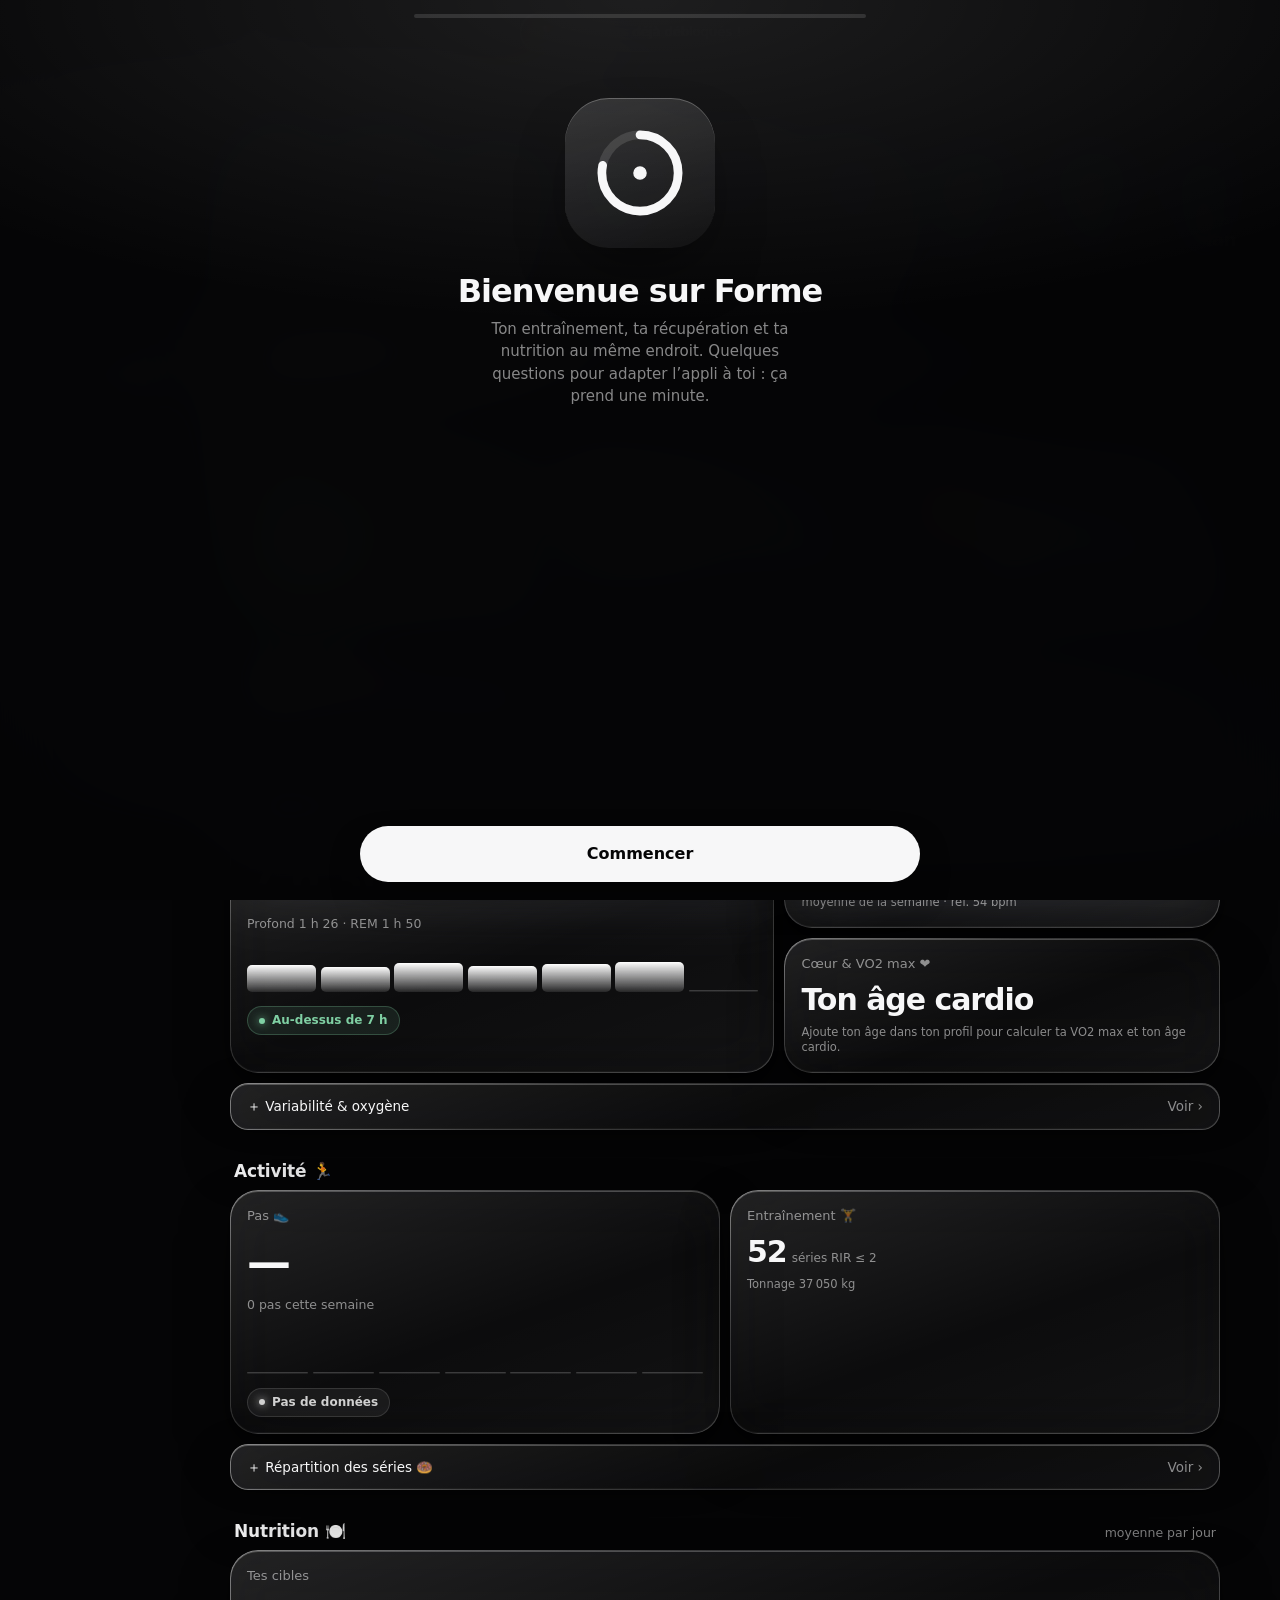
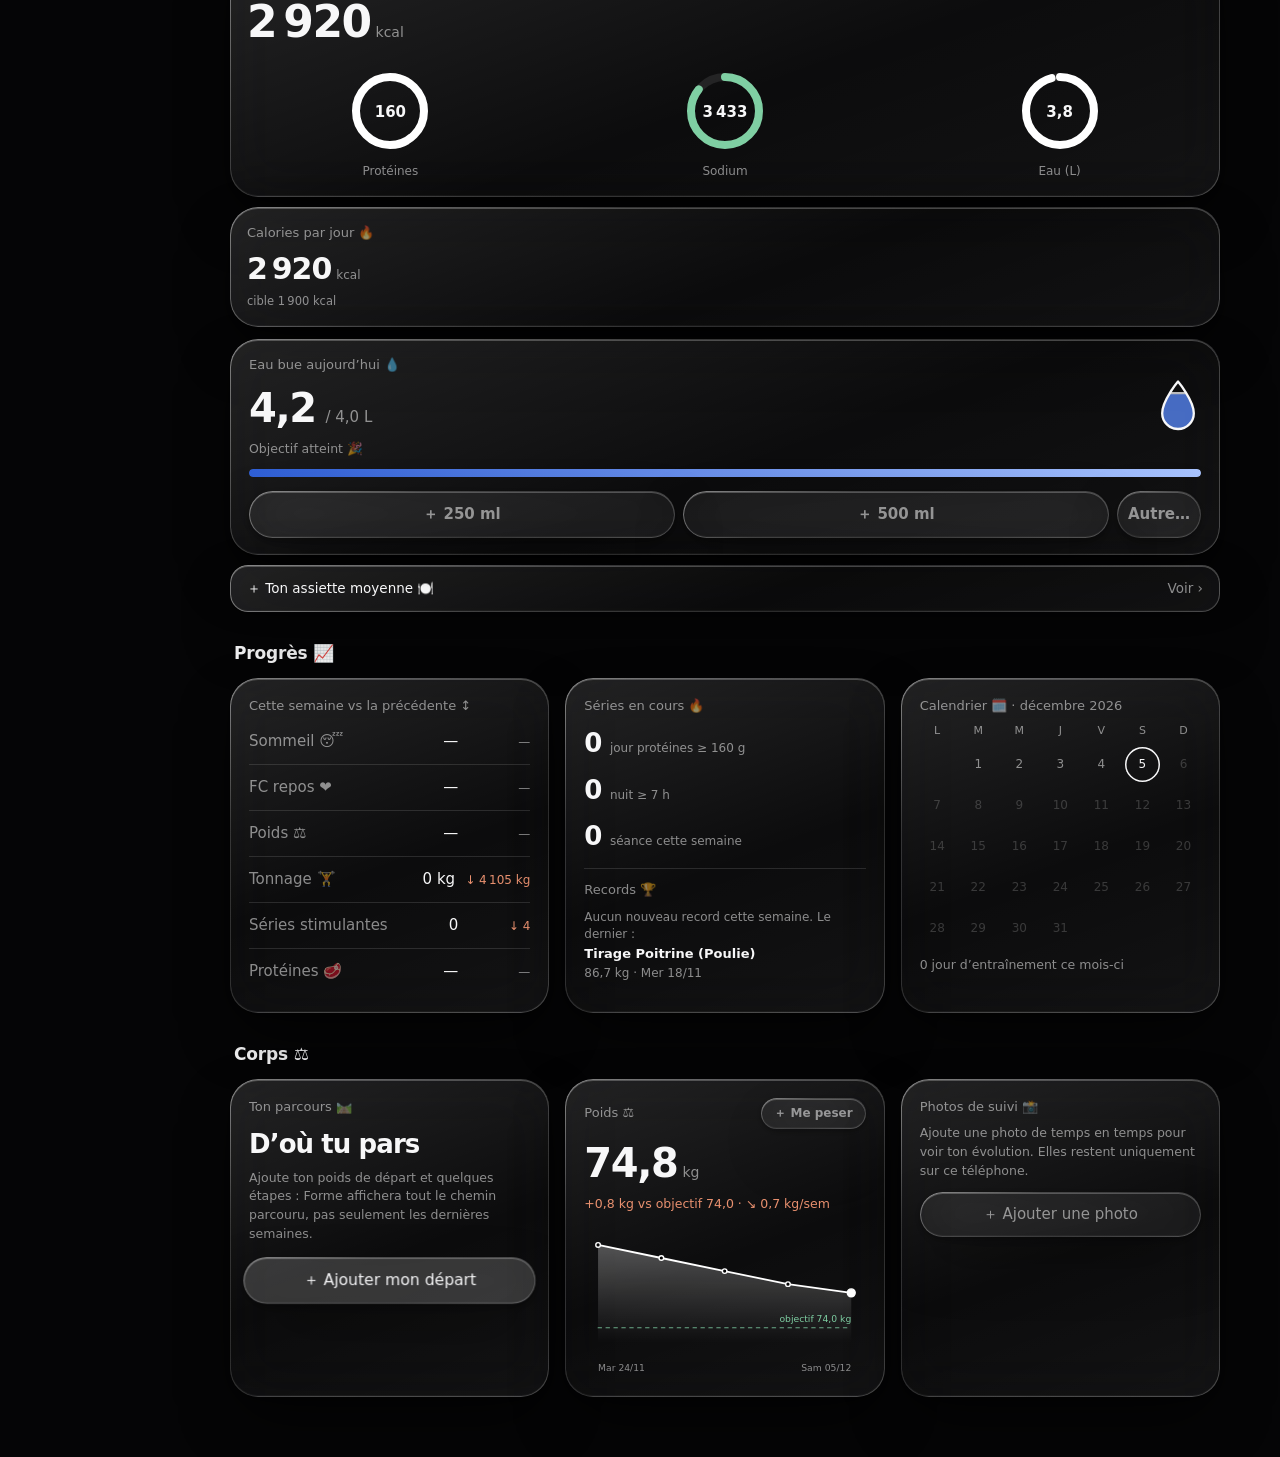
<file: index.html>
<!DOCTYPE html>
<html lang="fr"><head><meta charset="utf-8">
<meta name="viewport" content="width=device-width, initial-scale=1, viewport-fit=cover">
<meta name="color-scheme" content="dark">
<title>Forme</title>
<link rel="manifest" href="manifest.json">
<meta name="theme-color" content="#050506">
<meta name="mobile-web-app-capable" content="yes">
<meta name="apple-mobile-web-app-capable" content="yes">
<meta name="apple-mobile-web-app-status-bar-style" content="black-translucent">
<link rel="icon" href="icon-192.png">
<link rel="apple-touch-icon" href="icon-192.png">
<link rel="stylesheet" href="style.css?v=20261127e">
</head><body>
<script>
/* Signalement d'erreur : dit quel morceau de l'appli a un problème (le reste continue de marcher) */
var FERR=[],FMOD={'base.js':'la base de l’appli','donnees.js':'l’onglet Données','moi.js':'l’onglet Moi','profil.js':'le profil et les trophées','seance.js':'les séances','objectifs.js':'les objectifs, le coach et la VO2 max','glow.js':'l’onglet Glow up','variantes.js':'les variantes d’exercices','mascotte.js':'la mascotte','cycle.js':'le suivi du cycle','accueil.js':'l’accueil','demarrage.js':'le démarrage','style.css':'le design'};
function ferrEsc(s){return String(s).replace(/[&<>"]/g,function(c){return{'&':'&amp;','<':'&lt;','>':'&gt;','"':'&quot;'}[c]})}
function ferrLog(where,msg){FERR.push({t:new Date().toISOString(),where:where,msg:String(msg)});ferrShow()}
function ferrShow(){
  var b=document.getElementById('ferr');if(!b){b=document.createElement('div');b.id='ferr';document.body.appendChild(b)}
  var w=[];FERR.forEach(function(x){if(w.indexOf(x.where)<0){w.push(x.where)}});
  b.innerHTML='<b>⚠️ Un morceau de l’appli a un souci</b><span>'+ferrEsc(w.map(function(x){return FMOD[x]||x}).join(', '))+'. Le reste fonctionne.</span><div><button onclick="ferrCopy(this)">Copier le détail</button><button onclick="this.parentNode.parentNode.remove()">Fermer</button></div>';
}
function ferrText(){return 'Forme '+(window.FORME_V||'')+' · '+navigator.userAgent+'\n'+FERR.map(function(x){return x.t+' · '+x.where+' · '+x.msg}).join('\n')}
function ferrCopy(btn){var t=ferrText();(navigator.clipboard?navigator.clipboard.writeText(t):Promise.reject()).then(function(){btn.textContent='Copié ✓'}).catch(function(){prompt('Copie ce texte :',t)})}
function errCard(tab,msg){return '<div class="g errc"><div class="eri"><svg viewBox="0 0 24 24"><path d="M12 8v5M12 16.5v.5"/><circle cx="12" cy="12" r="9"/></svg></div><b>L’onglet '+ferrEsc(tab)+' a rencontré un problème</b><div class="note">Le reste de l’appli fonctionne. Copie le détail et envoie-le pour qu’on le corrige.</div><pre class="errp">'+ferrEsc(msg)+'</pre><div class="tmr"><button class="g pill on" onclick="ferrCopy(this)">Copier le détail</button><button class="g pill" onclick="location.reload()">Recharger</button></div></div>'}
window.addEventListener('error',function(e){
  var t=e.target;
  if(t&&t!==window&&(t.tagName==='SCRIPT'||t.tagName==='LINK')){var f=(t.src||t.href||'').split('/').pop().split('?')[0];ferrLog(f,'fichier introuvable : vérifie qu’il est bien sur GitHub');return}
  var f2=(e.filename||'').split('/').pop().split('?')[0];if(!FMOD[f2]){return}
  ferrLog(f2,(e.message||'erreur')+' (ligne '+e.lineno+')');
},true);
</script>
<div class="bg"><i></i><i></i><i></i></div><svg id="lgdefs" width="0" height="0" style="position:absolute" aria-hidden="true"></svg><div class="fade ft"></div><div class="fade fb"></div>
<div id="app">
<header id="hd"><div class="hdr"><button class="gb dvb" id="dvb" onclick="openDevices()" aria-label="Mes appareils"><svg viewBox="0 0 24 24"><rect x="3.5" y="3" width="9" height="17" rx="2.2"/><path d="M6.8 16.8h2.4"/><rect x="14" y="10" width="6.5" height="7.5" rx="2.2"/><path d="M15.6 10V8h3.3v2M15.6 17.5v2h3.3v-2"/></svg></button><div style="display:flex;gap:10px;flex:0 0 auto"><button class="gb" id="thb" onclick="toggleTheme(this)" aria-label="Mode clair ou sombre"><svg viewBox="0 0 24 24"><circle cx="12" cy="12" r="4"/><path d="M12 2v2M12 20v2M4.9 4.9l1.4 1.4M17.7 17.7l1.4 1.4M2 12h2M20 12h2M4.9 19.1l1.4-1.4M17.7 6.3l1.4-1.4"/></svg></button><button class="gb av" id="avb" onclick="goTab('moi')" aria-label="Profil"><span>G</span></button></div></div><div class="hdt"><h1 id="ttl">Bonjour</h1><div class="sub" id="sub"></div></div></header>
<section class="view on" id="v-week"></section>
<section class="view" id="v-force"></section>
<section class="view" id="v-bilan"></section>
<section class="view" id="v-data"></section>
<section class="view" id="v-glow"></section>
<section class="view" id="v-moi"></section>
</div>
<nav><div id="nv"><u id="ind"></u>
<button class="on" data-t="week" aria-label="Semaine"><svg viewBox="0 0 24 24"><rect x="4" y="5" width="16" height="15" rx="3"/><path d="M4 10h16M9 3v4M15 3v4"/></svg><span>Semaine</span></button>
<button data-t="force" aria-label="Entraînement"><svg viewBox="0 0 24 24"><path d="M6 8v8M18 8v8M3 10v4M21 10v4M6 12h12"/></svg><span>Entraînement</span></button>
<button data-t="glow" aria-label="Glow up"><svg viewBox="0 0 24 24"><path d="M12 3l1.8 4.9L19 9.5l-5.2 1.7L12 16l-1.8-4.8L5 9.5l5.2-1.6z"/><path d="M18.5 15l.8 2 2 .8-2 .7-.8 2-.7-2-2-.7 2-.8z"/></svg><span>Glow up</span></button>
<button class="navx" data-t="bilan" aria-label="Bilans"><svg viewBox="0 0 24 24"><path d="M4 19V5M4 19h16M8 15l4-4 3 3 5-6"/></svg><span>Bilans</span></button>
<button class="navx" data-t="data" aria-label="Données"><svg viewBox="0 0 24 24"><rect x="4" y="4" width="16" height="16" rx="3"/><path d="M4 10h16M10 10v10"/></svg><span>Données</span></button>
<button data-t="moi" aria-label="Moi"><i class="nav-av" id="navav"><svg viewBox="0 0 24 24"><circle cx="12" cy="8" r="4"/><path d="M4 21c1.5-4 4.5-6 8-6s6.5 2 8 6"/></svg></i><span>Moi</span></button>
</div></nav>
<div id="subnav"><div class="g" id="sn"></div></div>
<div id="toast" class="g"></div>
<div id="ov" onclick="closeSh()"></div><div id="sh"></div>
<script src="base.js?v=20261127e"></script>
<script src="donnees.js?v=20261127e"></script>
<script src="moi.js?v=20261127e"></script>
<script src="profil.js?v=20261127e"></script>
<script src="seance.js?v=20261127e"></script>
<script src="objectifs.js?v=20261127e"></script>
<script src="glow.js?v=20261127e"></script>
<script src="variantes.js?v=20261127e"></script>
<script src="mascotte.js?v=20261127e"></script>
<script src="cycle.js?v=20261127e"></script>
<script src="accueil.js?v=20261127e"></script>
<script src="demarrage.js?v=20261127e"></script>
</body></html>
</file>
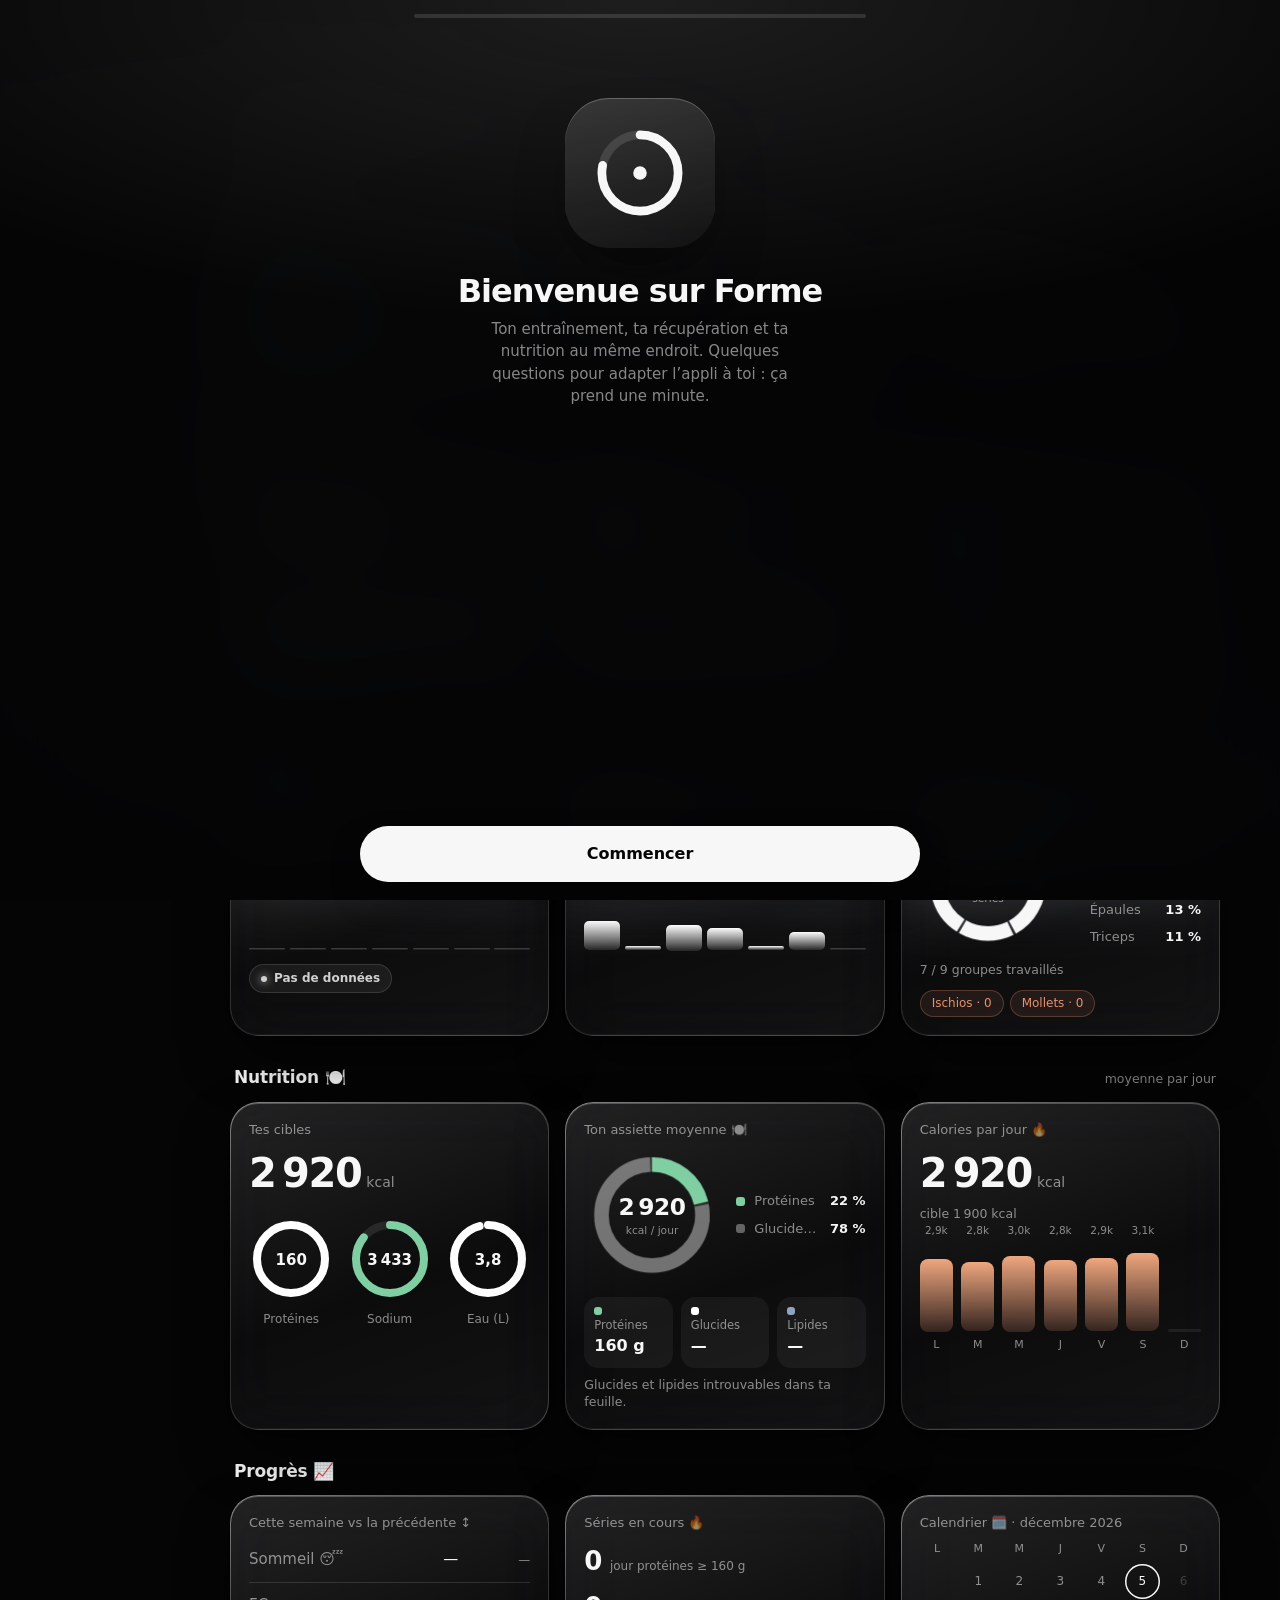
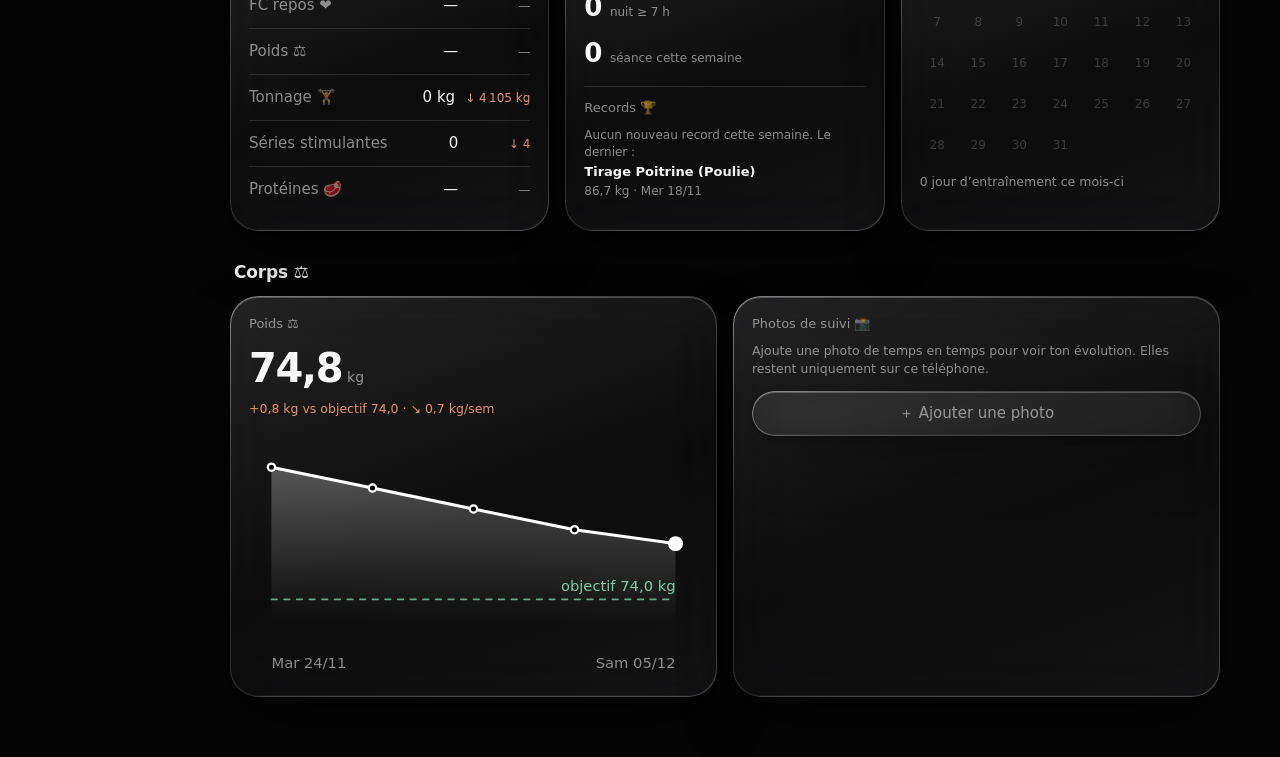
<file: index (1).html>
<!DOCTYPE html>
<html lang="fr"><head><meta charset="utf-8">
<meta name="viewport" content="width=device-width, initial-scale=1, viewport-fit=cover">
<meta name="color-scheme" content="dark">
<title>Forme</title>
<link rel="manifest" href="manifest.json">
<meta name="theme-color" content="#050506">
<meta name="mobile-web-app-capable" content="yes">
<meta name="apple-mobile-web-app-capable" content="yes">
<meta name="apple-mobile-web-app-status-bar-style" content="black-translucent">
<link rel="icon" href="icon-192.png">
<link rel="apple-touch-icon" href="icon-192.png">
<style>
:root{--bg:#050506;--t:#F7F7F8;--m:rgba(var(--fgr),.52);--l:rgba(var(--fgr),.12);--a:var(--fg);--b:var(--fg);--fg:#FFFFFF;--fgr:255,255,255;--bgr:5,5,6;--c:#9EA2AA;--ok:#7FCFA3;--ko:#E8906F;--sp:cubic-bezier(.34,1.4,.64,1);--ease:cubic-bezier(.22,1,.36,1);color-scheme:dark}
*{box-sizing:border-box;-webkit-tap-highlight-color:transparent}
html{background:var(--bg)}
body{margin:0;color:var(--t);font:15px/1.4 -apple-system,"SF Pro Text",Roboto,system-ui,sans-serif;font-variant-numeric:tabular-nums;-webkit-font-smoothing:antialiased;overflow-x:hidden}
button{font:inherit;color:inherit;background:none;border:0;cursor:pointer;padding:0}
.bg{position:fixed;inset:0;z-index:-1;overflow:hidden}
.bg i{position:absolute;width:110vmax;height:110vmax;border-radius:50%;opacity:.26;animation:drift 38s ease-in-out infinite alternate;will-change:transform}
.bg i:nth-child(1){background:radial-gradient(closest-side,#FFFFFF,rgba(255,255,255,0));left:-30vmax;top:-25vmax}
.bg i:nth-child(2){background:radial-gradient(closest-side,#A4A8B0,rgba(164,168,176,0));right:-35vmax;top:25vh;animation-delay:-12s}
.bg i:nth-child(3){background:radial-gradient(closest-side,#6A6E76,rgba(106,110,118,0));left:-10vmax;bottom:-35vmax;animation-delay:-24s;opacity:.14}
@keyframes drift{to{transform:translate(8vmax,6vmax) scale(1.12)}}
#app{max-width:430px;margin:0 auto;padding:0 0 120px}
#hd{position:sticky;top:0;z-index:6;padding:calc(env(safe-area-inset-top,0px) + 14px) 20px 10px;display:flex;justify-content:space-between;align-items:flex-end;border-bottom:1px solid transparent;transition:background .5s var(--ease),border-color .5s}
#hd.sc{background:rgba(var(--bgr),.5);-webkit-backdrop-filter:blur(24px) saturate(160%);backdrop-filter:blur(24px) saturate(160%);border-color:var(--l)}
h1{margin:0;font-size:var(--fs,34px);white-space:nowrap;overflow:hidden;text-overflow:ellipsis;font-weight:700;letter-spacing:-.035em;transition:font-size .5s var(--ease)}
#hd.sc h1{font-size:20px}
.sub{color:var(--m);font-size:13px;margin-top:2px;max-height:20px;transition:opacity .4s,max-height .4s}
#hd.sc .sub{opacity:0;max-height:0}
svg{width:20px;height:20px;fill:none;stroke:currentColor;stroke-width:1.6;stroke-linecap:round;stroke-linejoin:round}
.gb{width:40px;height:40px;border-radius:50%;display:grid;place-items:center;transition:transform .5s var(--sp)}
.g,.gb{background:linear-gradient(160deg,rgba(var(--fgr),.12),rgba(var(--fgr),.03) 55%,rgba(var(--fgr),.06));border:1px solid var(--l);-webkit-backdrop-filter:blur(28px) saturate(140%);backdrop-filter:blur(28px) saturate(140%);box-shadow:inset 0 1px 0 rgba(var(--fgr),.24),inset 0 -1px 0 rgba(var(--fgr),.04),0 26px 60px -14px rgba(0,0,0,.75),0 2px 8px rgba(0,0,0,.35)}
.gb:active{transform:scale(.9) rotate(60deg)}
.g{position:relative;border-radius:28px;padding:18px;transition:transform .5s var(--sp)}
.g::before,.gb::before{content:"";position:absolute;inset:-1px;border-radius:inherit;padding:1px;pointer-events:none;background:linear-gradient(155deg,rgba(255,255,255,.42),rgba(255,255,255,.06) 32%,rgba(255,255,255,0) 60%,rgba(255,255,255,.14));-webkit-mask:linear-gradient(#000 0 0) content-box,linear-gradient(#000 0 0);-webkit-mask-composite:xor;mask-composite:exclude}
.gb{position:relative}
.g.tap{cursor:pointer}.g.tap:active{transform:scale(.965)}
.view{display:none;padding:0 16px}.view.on{display:block;animation:in .6s var(--ease)}
@keyframes in{from{opacity:0;transform:translateY(14px) scale(.985)}}
.grid{display:grid;grid-template-columns:1fr 1fr;gap:12px;margin-top:14px}.full{grid-column:1/-1}
.lab{color:var(--m);font-size:13px}
.big{font-size:40px;font-weight:700;letter-spacing:-.035em;margin-top:6px;white-space:nowrap}
.big small,.val small{font-size:14px;color:var(--m);font-weight:500;margin-left:5px;letter-spacing:0}
.val{font-size:28px;font-weight:650;letter-spacing:-.025em;margin-top:6px;white-space:nowrap}
.empty{color:var(--m)}
.note{color:var(--m);font-size:12.5px;margin-top:4px}
.car{position:relative;display:flex;gap:12px;overflow-x:auto;scroll-snap-type:x mandatory;margin:-20px -16px -34px;padding:24px 16px 48px;scrollbar-width:none}
.car::-webkit-scrollbar{display:none}
.slide{flex:0 0 88%;scroll-snap-align:center;transition:transform .15s linear,opacity .15s linear}
.dots{position:relative;display:flex;justify-content:center;gap:6px;margin-top:10px}
.dots i{width:6px;height:6px;border-radius:3px;background:rgba(var(--fgr),.25);transition:width .5s var(--sp),background .4s}
.dots i.on{width:18px;background:var(--t)}
.sp{display:flex;gap:5px;align-items:flex-end;height:44px;margin-top:16px}
.sp i{flex:1;border-radius:5px;background:linear-gradient(180deg,var(--a),rgba(var(--fgr),.1));animation:grow .9s var(--ease) both;transform-origin:bottom}
@keyframes grow{from{transform:scaleY(0)}}
.rings{display:flex;justify-content:space-between;margin-top:16px}
.rg{position:relative;text-align:center;width:30%}
.rg svg{width:100%;height:auto;max-width:84px;transform:rotate(-90deg);stroke-width:8}
.rt{stroke:rgba(var(--fgr),.09)}.rf{stroke-linecap:round;animation:ring 1.3s var(--ease) both}
@keyframes ring{from{stroke-dashoffset:var(--c)}}
.rg b{position:absolute;top:30%;left:0;right:0;font-size:15px}
.rg span{display:block;color:var(--m);font-size:12px;margin-top:4px}
.tr{height:5px;background:rgba(var(--fgr),.1);border-radius:5px;overflow:hidden;margin-top:8px}
.tr i{display:block;height:100%;border-radius:5px;background:rgba(var(--fgr),.55);transition:width 1s var(--ease)}
.tr i.w{background:linear-gradient(90deg,#B85F3F,#F0A77F);box-shadow:0 0 14px rgba(232,144,111,.35)}.tr i.g{background:linear-gradient(90deg,#3F9A72,#A3E4C2);box-shadow:0 0 14px rgba(127,207,163,.35)}
.mrow{margin-top:14px}.mrow>div:first-child{display:flex;justify-content:space-between;font-size:13px}.mrow span:last-child{color:var(--m)}
.chips{display:flex;flex-wrap:wrap;gap:6px;margin-top:12px}
.chip{border:1px solid rgba(232,144,111,.28);background:rgba(232,144,111,.09);border-radius:99px;padding:4px 11px;font-size:12px;color:var(--ko)}
.pills{display:flex;gap:8px;overflow-x:auto;margin:0 -16px 12px;padding:2px 16px;scrollbar-width:none}.pills::-webkit-scrollbar{display:none}
.pill{flex:0 0 auto;padding:8px 16px;border-radius:99px;border:1px solid var(--l);background:rgba(var(--fgr),.05);color:var(--m);font-weight:500;transition:all .5s var(--sp)}
.pill.on{background:rgba(var(--fgr),.16);color:var(--t);transform:scale(1.04)}
.seg{position:relative;display:flex;padding:3px;border-radius:14px;margin-bottom:12px}
.seg button{position:relative;z-index:1;flex:1;padding:9px;color:var(--m);font-weight:500;transition:color .4s}.seg button.on{color:var(--t)}
.seg u{position:absolute;top:3px;bottom:3px;left:3px;width:calc(50% - 3px);border-radius:11px;background:rgba(var(--fgr),.15);transition:transform .6s var(--sp)}
.seg.y u{transform:translateX(100%)}
h2{font-size:17px;font-weight:600;margin:26px 4px 10px;letter-spacing:-.01em}
.row{display:flex;justify-content:space-between;gap:12px;padding:12px 0;border-bottom:1px solid var(--l)}.row:last-child{border:0}.row>span:first-child{color:var(--m)}
.lift{display:flex;justify-content:space-between;align-items:flex-start;gap:10px}.lift>div:last-child{flex:0 0 auto}.lift b{font-weight:600;font-size:16px}
.rm{text-align:right;white-space:nowrap;font-size:22px;font-weight:650;letter-spacing:-.02em}.rm small{font-size:12px;color:var(--m)}
.li{margin-bottom:12px;animation:in .6s var(--ease) both}
nav{position:fixed;left:0;right:0;bottom:0;display:flex;justify-content:center;padding:0 16px calc(env(safe-area-inset-bottom,0px) + 14px);pointer-events:none;z-index:8}
nav div{pointer-events:auto;position:relative;display:flex;padding:5px;border-radius:99px;background:rgba(30,30,32,.45);-webkit-backdrop-filter:blur(30px) saturate(180%);backdrop-filter:blur(30px) saturate(180%);border:1px solid var(--l);box-shadow:inset 0 1px 0 rgba(var(--fgr),.18),0 16px 40px rgba(0,0,0,.5)}
nav u{position:absolute;top:5px;bottom:5px;left:0;border-radius:99px;background:rgba(var(--fgr),.14);box-shadow:inset 0 1px 0 rgba(var(--fgr),.2);transition:transform .65s var(--sp),width .65s var(--sp)}
nav button{position:relative;z-index:1;display:flex;align-items:center;padding:11px 15px;border-radius:99px;color:var(--m);font-size:13.5px;font-weight:500;transition:color .4s}
nav button span{max-width:0;opacity:0;overflow:hidden;white-space:nowrap;transition:max-width .6s var(--sp),opacity .4s,margin .6s var(--sp)}
nav button.on span{max-width:100px;opacity:1;margin-left:7px}
nav button.on{color:var(--t)}nav button svg{width:18px;height:18px}
#ov{position:fixed;inset:0;background:rgba(0,0,0,.45);-webkit-backdrop-filter:blur(0);backdrop-filter:blur(0);opacity:0;pointer-events:none;transition:opacity .6s var(--ease),backdrop-filter .6s;z-index:10}
#sh{position:fixed;left:50%;bottom:0;top:6%;width:100%;max-width:430px;transform:translate(-50%,104%);transition:transform .7s var(--ease);overflow-y:auto;z-index:11;padding:10px 20px calc(env(safe-area-inset-bottom,0px) + 32px);border-radius:34px 34px 0 0;background:rgba(24,24,26,.68);-webkit-backdrop-filter:blur(40px) saturate(180%);backdrop-filter:blur(40px) saturate(180%);border:1px solid var(--l);border-bottom:0;box-shadow:inset 0 1px 0 rgba(var(--fgr),.18)}
body.open #ov{opacity:1;pointer-events:auto;-webkit-backdrop-filter:blur(6px);backdrop-filter:blur(6px)}
body.open #sh{transform:translate(-50%,46%)}body.open.full #sh{transform:translate(-50%,0)}
.grab{width:40px;height:5px;border-radius:3px;background:rgba(var(--fgr),.28);margin:0 auto 14px;cursor:pointer;position:relative}
.grab:after{content:"";position:absolute;inset:-14px -40px}
.st{color:rgba(var(--fgr),.62);font-size:12.5px;font-weight:600;letter-spacing:.02em;margin:22px 4px 2px}
.nl{color:var(--m);font-size:12.5px;margin:8px 4px 0;line-height:1.45}
.sh-h{display:flex;justify-content:space-between;align-items:center;margin-bottom:8px}
.bars{display:flex;gap:8px;height:130px;margin-bottom:6px}
.b{flex:1;display:flex;flex-direction:column;gap:6px;align-items:center}.col{flex:1;width:100%;display:flex;align-items:flex-end}
.col i{width:100%;border-radius:8px;background:linear-gradient(180deg,var(--a),rgba(var(--fgr),.1));transform-origin:bottom;animation:grow .9s var(--ease) both}
.b.n i{background:rgba(var(--fgr),.07)}.b span{font-size:11px;color:var(--m)}.b em{font-size:10.5px;color:var(--m);font-style:normal;min-height:13px}
.sr{display:flex;align-items:center;gap:14px;padding:14px 16px;border-radius:22px;margin-bottom:10px}
.sr b{display:block;font-weight:600;white-space:nowrap;overflow:hidden;text-overflow:ellipsis}
.ic{flex:0 0 auto;width:42px;height:42px;border-radius:13px;display:grid;place-items:center}
.srch{width:100%;padding:13px 18px;border-radius:18px;color:var(--t);font:inherit;outline:none}
.srch::placeholder{color:var(--m)}
.rc{padding:16px 18px;border-radius:22px;margin-top:10px}.rc .rt{font-weight:600;font-size:16px}
.kv{display:grid;grid-template-columns:1fr 1fr;gap:10px 16px;margin-top:12px}
.kv span{display:block;color:var(--m);font-size:11.5px;line-height:1.3}.kv b{font-weight:550;font-size:14.5px;word-break:break-word}
.tw{padding:0;overflow:auto;border-radius:22px;margin-top:10px}
.tw table{border-collapse:collapse;font-size:13px;min-width:100%}
.tw th,.tw td{padding:10px 12px;border-bottom:1px solid var(--l);white-space:nowrap;text-align:left}
.tw td.lg{white-space:normal;min-width:220px}
.tw th{color:var(--m);font-weight:500;font-size:12px}
.tw td:first-child,.tw th:first-child{position:sticky;left:0;background:rgba(20,22,30,.94);z-index:1}
.tw tr.sec td{position:static;background:none;color:var(--a);font-weight:600;font-size:12.5px;padding-top:18px;white-space:normal}
.fade{position:fixed;left:0;right:0;pointer-events:none;z-index:5}.ft{top:0;height:70px;background:linear-gradient(var(--bg),rgba(var(--bgr),0))}.fb{bottom:0;height:150px;background:linear-gradient(rgba(var(--bgr),0),rgba(var(--bgr),.92) 80%)}
@keyframes fl{0%,100%{translate:0 0}50%{translate:0 -4px}}
.slide,.hero-c,.grid>.g,#v-force>.g:first-child{animation:fl 7s ease-in-out infinite}.grid>.g:nth-child(2n){animation-delay:-2.3s}.grid>.g:nth-child(3n){animation-delay:-4.1s}.slide:nth-child(2){animation-delay:-1.7s}.slide:nth-child(3){animation-delay:-3.4s}
nav div{animation:fl 9s ease-in-out infinite}
.big,h1{font-family:-apple-system,"SF Pro Display",Roboto,system-ui,sans-serif}
.tok{color:var(--ok)!important}.tko{color:var(--ko)!important}
.bd{display:inline-flex;align-items:center;gap:7px;padding:5px 11px;border-radius:99px;font-size:12px;font-weight:550;white-space:nowrap}
.bd i{width:6px;height:6px;border-radius:50%;background:currentColor;box-shadow:0 0 8px currentColor}
.bd.ok{color:var(--ok);background:rgba(127,207,163,.1);border:1px solid rgba(127,207,163,.26)}.bd.ko{color:var(--ko);background:rgba(232,144,111,.1);border:1px solid rgba(232,144,111,.26)}.bd.nt{color:rgba(var(--fgr),.8);background:rgba(var(--fgr),.06);border:1px solid var(--l)}
.col i.ko{background:linear-gradient(180deg,#F0A77F,rgba(232,144,111,.18))}.col i.ok{background:linear-gradient(180deg,#A3E4C2,rgba(127,207,163,.18))}
.sp i.ko{background:linear-gradient(180deg,#F0A77F,rgba(232,144,111,.15))}
.hero{display:flex;gap:18px;align-items:center;margin-top:6px}.hero .hr{position:relative;flex:0 0 118px;height:118px}.hero .hr svg{width:118px;height:118px;transform:rotate(-90deg);stroke-width:9}
.hero .hr b{position:absolute;inset:0;display:grid;place-items:center;font-size:36px;font-weight:700;letter-spacing:-.03em}
.al{display:flex;gap:12px;align-items:flex-start;padding:10px 0;border-bottom:1px solid var(--l);font-size:13.5px;line-height:1.4}.al:last-child{border:0;padding-bottom:2px}
.al i{flex:0 0 8px;height:8px;border-radius:50%;margin-top:6px;box-shadow:0 0 10px currentColor;background:currentColor}
.ln text.ax{fill:var(--m)}.ln text{stroke:none;font-family:inherit;font-weight:500}.ln{width:100%;height:auto;display:block;margin:4px 0 2px;overflow:visible}.ln .dr{stroke-dasharray:1200;stroke-dashoffset:1200;animation:draw 1.6s var(--ease) forwards}
@keyframes draw{to{stroke-dashoffset:0}}
#toast{position:fixed;left:50%;top:calc(env(safe-area-inset-top,0px) + 12px);transform:translate(-50%,-180%);padding:10px 18px;border-radius:99px;z-index:20;font-size:13px;white-space:nowrap;transition:transform .6s var(--sp)}#toast.on{transform:translate(-50%,0)}
.srch[type=password]:not(:placeholder-shown){letter-spacing:.15em}

/* ---------- Mode clair ---------- */
body.light{--bg:#EEF0F3;--t:#0D0E11;--m:rgba(13,14,17,.55);--l:rgba(13,14,17,.08);--fg:#16171B;--fgr:22,23,27;--bgr:238,240,243;color-scheme:light}
html.light{background:#EEF0F3}
body.light .bg i{opacity:.7}body.light .bg i:nth-child(1){background:radial-gradient(closest-side,#FFFFFF,rgba(255,255,255,0))}body.light .bg i:nth-child(2){background:radial-gradient(closest-side,#C9CED8,rgba(201,206,216,0))}body.light .bg i:nth-child(3){background:radial-gradient(closest-side,#DCE6EF,rgba(220,230,239,0))}
body.light .g,body.light .gb{background:linear-gradient(160deg,rgba(255,255,255,.92),rgba(255,255,255,.62) 55%,rgba(255,255,255,.78));border-color:rgba(13,14,17,.06);box-shadow:inset 0 1px 0 #fff,0 22px 50px -20px rgba(30,36,52,.28),0 2px 6px rgba(30,36,52,.07)}
body.light nav div{background:rgba(255,255,255,.72);box-shadow:inset 0 1px 0 #fff,0 16px 40px rgba(30,36,52,.18)}
body.light #sh{background:rgba(246,247,249,.88)}
body.light #hd.sc{background:rgba(238,240,243,.7)}
body.light .col i,body.light .sp i{background:linear-gradient(180deg,#2A2C33,rgba(22,23,27,.12))}
body.light .col i.ko,body.light .sp i.ko{background:linear-gradient(180deg,#D9744F,rgba(217,116,79,.15))}
body.light .col i.ok{background:linear-gradient(180deg,#3E9E73,rgba(62,158,115,.15))}
body.light .tr i.g{background:linear-gradient(90deg,#2F8A62,#69C79A)}body.light .tr i.w{background:linear-gradient(90deg,#B4532F,#E58C67)}
body.light{--ok:#2F9467;--ko:#D46A43}

/* ---------- Salutation, interrupteur, onglets de la feuille ---------- */
.hi{font-size:13px;color:var(--m);margin-top:3px}
.sw{position:relative;width:52px;height:32px;border-radius:99px;background:rgba(var(--fgr),.14);transition:background .4s;flex:0 0 auto}
.sw i{position:absolute;top:3px;left:3px;width:26px;height:26px;border-radius:50%;background:#fff;box-shadow:0 3px 8px rgba(0,0,0,.25);transition:transform .5s var(--sp)}
.sw.on{background:var(--ok)}.sw.on i{transform:translateX(20px)}
.setrow{display:flex;align-items:center;justify-content:space-between;gap:14px;padding:14px 18px;border-radius:20px;margin-bottom:10px}
#subnav{position:fixed;left:0;right:0;bottom:calc(env(safe-area-inset-bottom,0px) + 84px);z-index:7;display:flex;justify-content:center;padding:0 16px;pointer-events:none;opacity:0;transform:translateY(16px);transition:opacity .45s var(--ease),transform .6s var(--sp)}
body.tab-data #subnav{opacity:1;transform:none}
#subnav div{pointer-events:auto;max-width:398px;width:100%;display:flex;gap:6px;overflow-x:auto;padding:6px;border-radius:99px;scrollbar-width:none;-webkit-mask:linear-gradient(90deg,transparent,#000 14px,#000 calc(100% - 14px),transparent)}
#subnav div::-webkit-scrollbar{display:none}
#subnav button{flex:0 0 auto;display:flex;align-items:center;gap:6px;padding:8px 14px;border-radius:99px;font-size:13px;font-weight:500;color:var(--m);transition:background .4s,color .4s}
#subnav button svg{width:15px;height:15px}
#subnav button.on{background:rgba(var(--fgr),.14);color:var(--t)}
body.tab-data #app{padding-bottom:180px}
#sn,#toast,.gb{-webkit-backdrop-filter:blur(24px) saturate(150%);backdrop-filter:blur(24px) saturate(150%)}
/* transition de thème */
::view-transition-old(root),::view-transition-new(root){animation:none;mix-blend-mode:normal}
::view-transition-new(root){z-index:2}
html.tt *,html.tt *::before{transition:background-color .9s ease,color .9s ease,border-color .9s ease,box-shadow .9s ease,fill .9s ease,stroke .9s ease!important}
/* emoji */
.emo{display:inline-block;margin-left:.18em;transform-origin:70% 75%;animation:wave 2.4s ease-in-out .5s 1}
@keyframes wave{0%,60%,100%{rotate:0deg}10%{rotate:16deg}20%{rotate:-9deg}30%{rotate:14deg}40%{rotate:-5deg}50%{rotate:9deg}}
/* camemberts */
.dn{width:136px;height:136px;flex:0 0 136px}.dn .ds{animation:dsin 1s var(--ease) both}
@keyframes dsin{from{opacity:0;stroke-width:4}}
.dn .dv{fill:var(--t);font-size:24px;font-weight:700;letter-spacing:-.02em;stroke:none}.dn .dl{fill:var(--m);font-size:11px;stroke:none}
.dw{display:flex;align-items:center;gap:16px;margin-top:8px}
.lg{flex:1;min-width:0;display:flex;flex-direction:column;gap:9px}
.lg div{display:flex;align-items:center;gap:9px;font-size:13px}.lg i{flex:0 0 9px;height:9px;border-radius:3px}
.lg span{flex:1;min-width:0;white-space:nowrap;overflow:hidden;text-overflow:ellipsis;color:var(--m)}.lg b{font-weight:600}
.lg.row{flex-direction:row;flex-wrap:wrap;gap:14px;margin:6px 0 4px}
.col.st{flex-direction:column-reverse;justify-content:flex-start;gap:2px}.col.st i{border-radius:4px;animation:grow .9s var(--ease) both;transform-origin:bottom}
.av{padding:0;overflow:hidden;font-weight:650;font-size:16px}.av img,.avl img{width:100%;height:100%;object-fit:cover;display:block}
.avl{position:relative;width:104px;height:104px;border-radius:50%;overflow:visible;background:rgba(var(--fgr),.12);display:inline-grid;place-items:center;font-size:40px;font-weight:700;box-shadow:0 18px 40px -12px rgba(0,0,0,.6),inset 0 1px 0 rgba(var(--fgr),.25)}
.avl img{border-radius:50%}.avl em{position:absolute;right:-2px;bottom:-2px;width:32px;height:32px;border-radius:50%;background:var(--t);color:var(--bg);font-style:normal;font-size:15px;display:grid;place-items:center;box-shadow:0 4px 12px rgba(0,0,0,.35)}
.thr{display:flex;gap:8px;margin-top:10px}.thr div{flex:1;position:relative;aspect-ratio:3/4;border-radius:16px;overflow:hidden}.thr img,.pgr img{width:100%;height:100%;object-fit:cover;display:block}
.thr span,.pgr span{position:absolute;left:0;right:0;bottom:0;padding:16px 8px 6px;font-size:11px;color:#fff;background:linear-gradient(transparent,rgba(0,0,0,.65))}
.pgr{display:grid;grid-template-columns:1fr 1fr 1fr;gap:8px;margin-top:12px}.pgr div{position:relative;aspect-ratio:3/4;border-radius:16px;overflow:hidden;cursor:pointer}
.cmpx{position:relative;aspect-ratio:3/4;border-radius:24px;overflow:hidden;background:#000}.cmpx img{position:absolute;inset:0;width:100%;height:100%;object-fit:cover}
.cmpx .bf{clip-path:inset(0 50% 0 0)}.cmpx i{position:absolute;top:0;bottom:0;left:50%;width:2px;margin-left:-1px;background:#fff;box-shadow:0 0 12px rgba(0,0,0,.5)}
.cmpx span{position:absolute;max-width:62%;padding:5px 10px;border-radius:99px;font-size:11.5px;color:#fff;background:rgba(0,0,0,.45);-webkit-backdrop-filter:blur(10px);backdrop-filter:blur(10px)}.cmpx .l{left:10px;top:10px}.cmpx .r{right:10px;bottom:10px}
.rng{width:100%;margin:14px 0 4px;accent-color:var(--t)}
.row.cmp{align-items:center}.row.cmp>span:last-child{display:flex;gap:10px;align-items:baseline}.dt{font-size:12px;color:var(--m);min-width:62px;text-align:right}
.stk{display:flex;align-items:baseline;gap:8px;margin-top:10px}.stk b{font-size:26px;font-weight:700;letter-spacing:-.02em}.stk span{font-size:12px;color:var(--m);line-height:1.3}
.rec{display:flex;flex-direction:column;gap:2px;margin-top:10px;font-size:13px}.rec b{font-weight:600}.rec span{font-size:12px;color:var(--m)}
.cal{display:grid;grid-template-columns:repeat(7,1fr);gap:6px;margin-top:8px}.cal i{aspect-ratio:1;border-radius:50%;display:grid;place-items:center;font-style:normal;font-size:12px;color:var(--m)}
.cal.hd i{aspect-ratio:auto;font-size:11px}.cal i.on{background:linear-gradient(145deg,#A3E4C2,#4FAE82);color:#0b1a12;font-weight:650;box-shadow:0 4px 14px rgba(127,207,163,.35)}
.cal i.td{box-shadow:inset 0 0 0 1.5px var(--t);color:var(--t)}.cal i.fu{opacity:.35}
.exa{display:block;overflow:visible;stroke-width:initial}.exa line,.exa path,.exa rect,.exa circle{vector-effect:non-scaling-stroke}
.exa .bd line{stroke:var(--t);stroke-width:2.6;stroke-linecap:round}.exa .b2{opacity:.4}
.exa .hd{fill:var(--t);stroke:none}.exa .pl{fill:rgba(var(--fgr),.18);stroke:var(--t);stroke-width:1.6}.exa .gp{fill:var(--t)}
.exa .cb{stroke:var(--m);stroke-width:1;stroke-dasharray:2 2}.exa .eqs{fill:rgba(var(--fgr),.14);stroke:rgba(var(--fgr),.35);stroke-width:1.4;stroke-linecap:round}
.exa .gr{stroke:rgba(var(--fgr),.18);stroke-width:1.2}
.exi{flex:0 0 58px;height:58px;border-radius:18px;display:grid;place-items:center;background:rgba(var(--fgr),.07);box-shadow:inset 0 1px 0 rgba(var(--fgr),.12)}
.lift{align-items:center}.rc{position:relative}.rcx{position:absolute;top:14px;right:14px;flex:none;width:52px;height:52px}
.exh{display:grid;place-items:center;margin:10px auto 0;width:210px;height:190px;border-radius:36px;background:radial-gradient(circle at 50% 40%,rgba(var(--fgr),.1),rgba(var(--fgr),.02) 70%);box-shadow:inset 0 1px 0 rgba(var(--fgr),.14)}
.nav-av{display:grid;place-items:center;width:22px;height:22px;border-radius:50%;overflow:hidden;font-style:normal}.nav-av svg{width:18px;height:18px}
.nav-av.ph{box-shadow:0 0 0 1.5px var(--t)}.nav-av img{width:100%;height:100%;object-fit:cover}
.moih{display:flex;align-items:center;gap:18px;margin-top:6px}.moih .avl{flex:0 0 96px;width:96px;height:96px}
.b3w{padding-bottom:14px;background:radial-gradient(120% 70% at 50% 45%,rgba(var(--fgr),.08),transparent 70%),linear-gradient(160deg,rgba(var(--fgr),.12),rgba(var(--fgr),.03) 55%,rgba(var(--fgr),.06))}
.b3c{display:block;width:100%;height:330px;touch-action:pan-y;cursor:grab}
.msg{display:grid;grid-template-columns:1fr 1fr 1fr;gap:14px 10px}.msg span{display:block;font-size:11.5px;color:var(--m)}.msg b{font-size:18px;font-weight:650;white-space:nowrap}.msg b small{font-size:11px;color:var(--m);font-weight:500}.msg em{display:block;font-style:normal;font-size:11px}
.mfg{display:grid;grid-template-columns:1fr 1fr;gap:10px;margin-top:12px}.mfg label span{display:block;font-size:12px;color:var(--m);margin:0 4px 5px}
.tmb{font-size:56px;font-weight:700;letter-spacing:-.04em;text-align:center;margin:8px 0 6px;font-variant-numeric:tabular-nums}.tmb small{font-size:26px;color:var(--m);font-weight:600}
.tmr{display:flex;gap:10px;justify-content:center}.tmr .pill{padding:12px 18px;text-decoration:none;text-align:center}.tmgo{min-width:120px;font-weight:600}.tmgo.ko{color:var(--ko)}
.tmring{position:relative;width:180px;height:180px;margin:6px auto 4px}.tmring svg{width:180px;height:180px}.tmring b{position:absolute;inset:0;display:grid;place-items:center;font-size:44px;font-weight:700;letter-spacing:-.03em}
.spf{width:100%;border-radius:14px;display:block;margin-top:8px;border:0}
.dv{display:flex;gap:14px;align-items:flex-start;padding:14px 0;border-bottom:1px solid var(--l)}.dv:last-child{border:0}.dvi{background:rgba(var(--fgr),.08);flex:0 0 auto}
.hrl{display:flex;align-items:baseline;gap:8px;margin:6px 0 2px}.hrl b{font-size:34px;font-weight:700;letter-spacing:-.03em}.hrl small{color:var(--m)}
.hb{color:var(--ko);font-size:20px;animation:hb 1s ease-in-out infinite}@keyframes hb{0%,100%{transform:scale(1)}20%{transform:scale(1.25)}40%{transform:scale(1)}}
/* accueil */
#ob{position:fixed;inset:0;z-index:40;display:none;flex-direction:column;padding:calc(env(safe-area-inset-top,0px) + 14px) 20px calc(env(safe-area-inset-bottom,0px) + 18px);background:radial-gradient(120% 60% at 50% 0%,rgba(var(--fgr),.1),transparent 60%),rgba(var(--bgr),.97);-webkit-backdrop-filter:blur(30px) saturate(150%);backdrop-filter:blur(30px) saturate(150%)}
#ob.on{display:flex;animation:obin .8s var(--ease)}#ob.out{display:flex;animation:obout .6s var(--ease) forwards}
@keyframes obin{from{opacity:0;transform:scale(1.04)}}@keyframes obout{to{opacity:0;transform:scale(.97)}}
#ob>*{width:100%;max-width:430px;margin-left:auto;margin-right:auto}
.obtop{display:flex;align-items:center;gap:14px}.obtop>span{width:40px}.obpr{flex:1;height:4px;border-radius:4px;background:rgba(var(--fgr),.12);overflow:hidden}.obpr i{display:block;height:100%;background:var(--t);border-radius:4px;transition:width .7s var(--sp)}
.obs{flex:1;overflow-y:auto;padding:26px 2px 10px}@keyframes obsl{from{opacity:0;transform:translateX(28px)}}
.obt{font-size:32px;font-weight:700;letter-spacing:-.03em;margin:4px 2px 8px;line-height:1.12}.obp{color:var(--m);margin:0 2px 22px;line-height:1.5}
.obhero{text-align:center;padding-top:6vh}.obhero .obp{max-width:320px;margin:0 auto}.oblogo{width:150px;height:150px;margin:0 auto 26px;border-radius:44px;display:grid;place-items:center;background:linear-gradient(160deg,rgba(var(--fgr),.14),rgba(var(--fgr),.03));box-shadow:inset 0 1px 0 rgba(var(--fgr),.25),0 30px 60px -20px rgba(0,0,0,.6)}
.oblogo svg{width:104px;height:104px}.oblr{animation:oblr 1.6s var(--ease) both}@keyframes oblr{from{stroke-dashoffset:276}}
.obg1,.obg2,.obg3{display:grid;gap:10px}.obg2{grid-template-columns:1fr 1fr}.obg3{grid-template-columns:1fr 1fr 1fr;margin-top:14px}
.obc{padding:16px 14px;border-radius:20px;text-align:left;font-weight:600;font-size:15px;transition:transform .5s var(--sp),box-shadow .4s}.obc small{display:block;font-weight:400;font-size:12.5px;color:var(--m);margin-top:3px;line-height:1.35}
.obc.on{box-shadow:inset 0 0 0 1.5px var(--t),0 10px 30px -10px rgba(0,0,0,.5);transform:scale(1.02)}.obc:active{transform:scale(.97)}
.obf span{display:block;font-size:12px;color:var(--m);margin:0 4px 6px}.obi{display:flex;align-items:center;border-radius:16px;padding:0 14px}.obi input{flex:1;min-width:0;width:100%;background:none;border:0;outline:none;color:var(--t);font:inherit;font-size:19px;font-weight:600;padding:13px 0}
.obi em{font-style:normal;color:var(--m);font-size:12px;white-space:nowrap}.obi.big input{font-size:26px;padding:16px 4px}
.obst{display:flex;align-items:center;justify-content:space-between;border-radius:20px;padding:8px}.obst button{width:52px;height:52px;border-radius:16px;font-size:24px;background:rgba(var(--fgr),.08)}.obst b{font-size:34px;font-weight:700}
.obtg .obi input{font-size:17px}.obbot{padding-top:10px}.obbot .note{min-height:18px;text-align:center;margin-bottom:8px}
.obgo{width:100%;padding:17px;border-radius:99px;background:var(--t);color:var(--bg);font-weight:650;font-size:16px;box-shadow:0 18px 40px -14px rgba(0,0,0,.6);transition:transform .4s var(--sp)}.obgo:active{transform:scale(.97)}
body.obo nav,body.obo #hd{filter:blur(6px);opacity:.4}
/* conseil */
.tipc{display:flex;gap:14px;align-items:flex-start}.tipe{flex:0 0 44px;height:44px;border-radius:14px;display:grid;place-items:center;font-size:22px;background:rgba(var(--fgr),.08)}.tipt{margin-top:4px;line-height:1.5;font-size:14px}
/* niveaux */
.lvr{display:flex;align-items:center;justify-content:space-between;gap:10px;margin-top:12px;flex-wrap:wrap}
.lvc{display:inline-flex;align-items:center;gap:8px;padding:5px 11px 5px 8px;border-radius:99px;font-size:12.5px;font-weight:600;color:var(--lc);background:rgba(var(--fgr),.07);box-shadow:inset 0 0 0 1px rgba(var(--fgr),.1)}
.lvc i{display:flex;gap:2px;align-items:flex-end}.lvc i b{width:3px;border-radius:2px;background:rgba(var(--fgr),.2)}.lvc i b:nth-child(1){height:5px}.lvc i b:nth-child(2){height:7px}.lvc i b:nth-child(3){height:9px}.lvc i b:nth-child(4){height:11px}.lvc i b:nth-child(5){height:13px}.lvc i b.on{background:var(--lc)}
/* trophées */
.mdl{display:block;flex:0 0 auto;filter:drop-shadow(0 4px 10px rgba(0,0,0,.35))}.mdl.lk{filter:grayscale(1) brightness(.55) contrast(.9);opacity:.55}
.trh{display:flex;gap:16px;align-items:center}.trlv{position:relative;width:64px;height:64px;flex:0 0 64px}.trlv svg{width:64px;height:64px}.trlv b{position:absolute;inset:0;display:grid;place-items:center;font-size:22px;font-weight:700}
.trct{display:flex;gap:12px;margin-top:6px}.trct span{display:flex;align-items:center;gap:4px;font-weight:600;font-size:14px}
.trrec{display:flex;gap:8px;margin-top:14px}.trrec div{flex:1;display:flex;flex-direction:column;align-items:center;gap:6px;text-align:center;font-size:11.5px;padding:12px 6px;border-radius:16px;background:rgba(var(--fgr),.05)}
.trnx{margin-top:12px;padding:14px 16px;border-radius:20px}
.trfh{display:flex;justify-content:space-between;align-items:baseline;margin:20px 4px 8px}.trfh b{font-size:16px}
.trr{display:flex;gap:14px;align-items:flex-start;padding:14px 0;border-bottom:1px solid var(--l)}.trr:last-child{border:0}.trr:not(.got) b{color:var(--m)}
.trn{display:flex;align-items:center;gap:8px;flex-wrap:wrap}.trn small{font-size:10.5px;font-weight:600;padding:2px 7px;border-radius:99px;background:rgba(var(--fgr),.08)}
.ttb{color:#D99A6C}.tta{color:#AEB6C4}.tto{color:#E0B142}.ttp{color:#9DB6EE}
#trb{background:rgba(var(--bgr),.86)!important;position:fixed;left:50%;top:calc(env(safe-area-inset-top,0px) + 10px);z-index:50;width:min(398px,calc(100% - 24px));display:flex;gap:12px;align-items:center;padding:12px 16px;border-radius:24px;transform:translate(-50%,-160%);transition:transform .7s var(--sp);cursor:pointer}
#trb.on{transform:translate(-50%,0)}#trb b{display:block;font-size:15px}#trb em{margin-left:auto;font-style:normal;font-weight:700;color:#E0B142;font-size:13px}.trbk{font-size:11.5px;color:var(--m)}
/* 3D */
.b3in{position:relative}.b3w8{position:absolute;inset:0;display:grid;place-items:center;color:var(--m);font-size:13px;opacity:0;pointer-events:none;transition:opacity .4s}.b3w8.on{opacity:1}
.b3fl{position:absolute;left:18%;right:18%;bottom:6px;height:26px;border-radius:50%;background:radial-gradient(closest-side,rgba(var(--fgr),.22),rgba(var(--fgr),0));pointer-events:none}
/* accueil animé */
.obs{flex:1;overflow-y:auto;padding:26px 2px 10px}
.obs.inR{animation:obinR .55s var(--ease) both}.obs.inL{animation:obinL .55s var(--ease) both}.obs.lvL{animation:oblvL .23s ease-in forwards}.obs.lvR{animation:oblvR .23s ease-in forwards}
@keyframes obinR{from{opacity:0;transform:translateX(40px)}}@keyframes obinL{from{opacity:0;transform:translateX(-40px)}}
@keyframes oblvL{to{opacity:0;transform:translateX(-40px)}}@keyframes oblvR{to{opacity:0;transform:translateX(40px)}}
.obc{position:relative;transition:transform .5s var(--sp),box-shadow .45s var(--ease),background .45s var(--ease)}
.obc.on{background:linear-gradient(160deg,rgba(var(--fgr),.2),rgba(var(--fgr),.06))}
.pop{animation:pop .5s var(--sp)}@keyframes pop{35%{transform:scale(1.06)}}
.thumb{position:fixed;z-index:60;width:40px;height:40px;border-radius:50%;display:grid;place-items:center;font-size:20px;pointer-events:none;background:rgba(var(--fgr),.16);-webkit-backdrop-filter:blur(14px);backdrop-filter:blur(14px);box-shadow:inset 0 1px 0 rgba(var(--fgr),.3),0 10px 24px -8px rgba(0,0,0,.55);animation:thumb 1s var(--ease) forwards}
@keyframes thumb{0%{opacity:0;transform:scale(.3) rotate(-20deg)}28%{opacity:1;transform:scale(1.18) rotate(6deg)}45%{transform:scale(1) rotate(0)}72%{opacity:1;transform:translateY(-4px)}100%{opacity:0;transform:translateY(-24px) scale(.9)}}
.obst b{display:inline-block}.shk{animation:shk .4s ease}@keyframes shk{20%,60%{transform:translateX(-6px)}40%,80%{transform:translateX(6px)}}
/* niveau joueur */
.lvh{text-align:center;padding:22px 18px 18px}
.lvring{position:relative;margin:0 auto}.lvring svg{display:block;transform:rotate(-90deg);overflow:visible}
.lvarc{animation:lvarc 1.8s var(--ease) both;filter:drop-shadow(0 0 10px rgba(233,188,76,.45))}@keyframes lvarc{from{stroke-dashoffset:var(--c)}}
.lvdisc{position:absolute;inset:26px;border-radius:50%;display:flex;flex-direction:column;align-items:center;justify-content:center;gap:2px;
  background:radial-gradient(circle at 34% 24%,rgba(var(--fgr),.26),rgba(var(--fgr),.05) 58%,rgba(var(--fgr),.08));-webkit-backdrop-filter:blur(12px);backdrop-filter:blur(12px);
  box-shadow:inset 0 1.5px 0 rgba(var(--fgr),.38),inset 0 -14px 30px rgba(0,0,0,.22),0 22px 44px -16px rgba(0,0,0,.65)}
.lvdisc small{font-size:12px;color:var(--m)}.lvdisc b{font-size:62px;font-weight:800;line-height:1;letter-spacing:-.05em;background:linear-gradient(180deg,var(--t) 30%,rgba(var(--fgr),.5));-webkit-background-clip:text;background-clip:text;color:transparent}
.lvdisc em{font-style:normal;font-size:14px;font-weight:700}
.xpl{display:flex;justify-content:space-between;font-size:12.5px;color:var(--m);margin:16px 2px 0}.xpl b{color:var(--t);font-size:15px}
.xpb{position:relative;height:14px;border-radius:99px;background:rgba(var(--fgr),.08);box-shadow:inset 0 1px 3px rgba(0,0,0,.35),inset 0 0 0 1px rgba(var(--fgr),.06);overflow:hidden;margin:7px 0 8px}
.xpb i{position:absolute;left:0;top:0;bottom:0;border-radius:99px;background:var(--xc,linear-gradient(90deg,#B98A2A,#F3D27A));box-shadow:0 0 14px rgba(233,188,76,.45);animation:xpf 1.5s var(--ease) both;overflow:hidden}
.xpb i::after{content:"";position:absolute;inset:0;background:linear-gradient(100deg,transparent 35%,rgba(255,255,255,.55) 50%,transparent 65%);background-size:250% 100%;animation:shim 2.6s linear infinite}
.xpb s{position:absolute;top:3px;bottom:3px;width:1px;background:rgba(var(--fgr),.18)}
@keyframes xpf{from{width:0}}@keyframes shim{from{background-position:150% 0}to{background-position:-150% 0}}
.xps{display:flex;gap:8px;justify-content:center;flex-wrap:wrap;margin-top:12px}.xps span{padding:6px 11px;border-radius:99px;background:rgba(var(--fgr),.07);font-size:12px;color:var(--m)}.xps b{color:var(--t)}
/* niveau d'un exercice */
.lvex{margin-top:14px}.lvexh{display:flex;align-items:center;gap:16px}.lvexh .lvring{margin:0;flex:0 0 auto}
.ladw{display:flex;flex-direction:column;gap:6px;margin-top:16px}
.lad{display:flex;align-items:center;gap:12px;padding:10px 12px;border-radius:14px;background:rgba(var(--fgr),.04)}.lad i{width:24px;height:24px;border-radius:50%;display:grid;place-items:center;font-style:normal;font-size:11px;background:rgba(var(--fgr),.08)}
.lad b{flex:1;font-weight:600}.lad span{color:var(--m);font-size:13px}
.lad.ok i{background:var(--lc);color:#0b0b0c}.lad.cur{background:rgba(var(--fgr),.1);box-shadow:inset 0 0 0 1.5px var(--lc)}.lad.cur b{color:var(--lc)}.lad.cur i{color:var(--lc)}.lad.lk{opacity:.55}
/* passage de niveau */
#lvup{position:fixed;inset:0;z-index:70;display:none;align-items:center;justify-content:center;padding:24px;background:rgba(var(--bgr),.78);-webkit-backdrop-filter:blur(24px);backdrop-filter:blur(24px)}
#lvup.on{display:flex;animation:obin .7s var(--ease)}.lvupb{width:100%;max-width:360px;text-align:center;position:relative}
.lvupb .lvring{animation:lvpop 1s var(--sp) both}@keyframes lvpop{from{transform:scale(.4);opacity:0}}
.lvsp{position:absolute;left:50%;top:100px;width:0;height:0}.lvsp i{position:absolute;width:8px;height:8px;border-radius:50%;background:#E9BC4C;opacity:0;animation:spark 1.2s var(--ease) both}
.lvsp i:nth-child(3n){background:#7FCFA3}.lvsp i:nth-child(3n+1){background:var(--t)}
@keyframes spark{0%{opacity:0;transform:translate(0,0) scale(.4)}30%{opacity:1}100%{opacity:0;transform:translate(var(--x),var(--y)) scale(1)}}
.sth{display:flex;justify-content:space-between;align-items:baseline;margin:22px 4px 0}.sth h2{margin:0}.sth+.car{margin-top:-14px}
#v-week>.sth:first-of-type,#dmb+.sth{margin-top:8px}
.car .slide{display:flex;flex-direction:column}.car .slide .hero{flex:1}
.duo{display:grid;grid-template-columns:1fr 1fr;gap:12px;margin-top:10px}.duo div{padding:14px;border-radius:18px;background:rgba(var(--fgr),.05)}.duo span{display:block;font-size:12px;color:var(--m)}.duo b{display:block;font-size:26px;font-weight:650;margin:4px 0}.duo b.empty{color:var(--m)}.duo em{font-style:normal;font-size:11.5px;color:var(--m)}
.macg{display:grid;grid-template-columns:1fr 1fr 1fr;gap:8px;margin-top:14px}.macg div{padding:10px;border-radius:14px;background:rgba(var(--fgr),.05);display:flex;flex-direction:column;gap:2px}.macg i{width:8px;height:8px;border-radius:3px}.macg span{font-size:11.5px;color:var(--m)}.macg b{font-size:16px}
.insb+.insb{margin-top:14px;padding-top:12px;border-top:1px solid var(--l)}
@media(prefers-reduced-motion:reduce){.exa animate{display:none}}
@media(prefers-reduced-motion:reduce){*{animation:none!important;transition-duration:.01s!important}}
/* ===================== Tablette et ordinateur (automatique selon la largeur) ===================== */
/* saisie de séance */
.newses{width:100%;display:flex;align-items:center;gap:14px;padding:16px 18px;margin-top:6px;text-align:left;border-radius:24px}
.newses .ic{width:46px;height:46px;border-radius:15px;background:var(--t);color:var(--bg);font-size:26px;font-weight:300;display:grid;place-items:center;flex:0 0 auto}
.newses b{display:block;font-size:16px}
.sef{display:grid;grid-template-columns:1fr 1.4fr;gap:10px}.sef span{display:block;font-size:12px;color:var(--m);margin:0 4px 6px}.sef input{margin:0}
.seempty{text-align:center;margin-top:14px;padding:26px 18px}.seempty b{display:block;margin:6px 0 4px}
.seadd{width:100%;margin-top:12px;padding:14px;font-weight:600}
.sex{margin-top:12px;padding:14px 14px 16px}.sexh{display:flex;gap:12px;align-items:center}.sexh .exi{flex:0 0 52px;height:52px}.sexh b{font-size:15.5px}
.sexx{width:32px;height:32px;border-radius:50%;color:var(--m);background:rgba(var(--fgr),.06);flex:0 0 auto}
.selast{display:flex;align-items:center;gap:8px;flex-wrap:wrap;margin:12px 0 10px;padding:9px 12px;border-radius:14px;background:rgba(var(--fgr),.05);font-size:12.5px}
.selast span{color:var(--m)}.selast b{font-weight:600}.selast button{margin-left:auto;padding:5px 11px;border-radius:99px;background:rgba(var(--fgr),.12);font-size:12px;font-weight:600}
.sehd,.serow{display:grid;grid-template-columns:22px 1.15fr .9fr .8fr .9fr 26px;gap:6px;align-items:center}
.sehd{font-size:11px;color:var(--m);margin:4px 0 2px;text-align:center}.sehd span:first-child{text-align:left}
.serow{margin-top:6px}.serow b{font-size:13px;color:var(--m);text-align:center}
.serow input{width:100%;min-width:0;padding:10px 4px;border-radius:12px;border:1px solid var(--l);background:rgba(var(--fgr),.06);color:var(--t);font:inherit;font-size:15px;font-weight:600;text-align:center;outline:none;transition:border-color .3s,background .3s}
.serow input:focus{border-color:rgba(var(--fgr),.45);background:rgba(var(--fgr),.1)}
.serow button{color:var(--m);font-size:13px;height:32px}
.serow.sec{grid-template-columns:auto 1fr auto;margin-top:8px}.serow.sec span,.serow.sec em{font-size:13px;color:var(--m);font-style:normal}
.sepr{margin:4px 0 0 28px;font-size:12px;color:#E9BC4C;animation:obin .5s var(--ease)}
.sefat{display:grid;grid-template-columns:repeat(5,1fr);gap:6px}.sefat button{padding:10px 2px;border-radius:16px;display:flex;flex-direction:column;align-items:center;gap:3px;transition:transform .45s var(--sp),box-shadow .3s}
.sefat span{font-size:22px}.sefat small{font-size:10.5px;color:var(--m)}.sefat button.on{box-shadow:inset 0 0 0 1.5px var(--t);transform:scale(1.05)}
.sesum{display:flex;justify-content:space-around;margin:18px 0 4px;font-size:12.5px;color:var(--m)}.sesum b{display:block;text-align:center;font-size:20px;color:var(--t)}
textarea.srch{resize:none;font:inherit}
.pkr{display:flex;align-items:center;gap:12px;padding:10px 0;border-bottom:1px solid var(--l);cursor:pointer}.pkr:last-child{border:0}.pkr .exi{flex:0 0 46px;height:46px;border-radius:14px}
.pkr b{font-size:14.5px;font-weight:600}.pkf{width:36px;height:36px;font-size:19px;color:var(--m)}.pkf.on{color:#E9BC4C}
#rec{position:fixed;inset:0;z-index:70;display:none;align-items:center;justify-content:center;padding:24px;background:rgba(var(--bgr),.8);-webkit-backdrop-filter:blur(24px);backdrop-filter:blur(24px);overflow-y:auto}
#rec.on{display:flex;animation:obin .7s var(--ease)}.recm{display:flex;justify-content:center;animation:lvpop 1s var(--sp) both}
/* variantes */
.mvg{display:grid;grid-template-columns:repeat(auto-fill,minmax(150px,1fr));gap:10px}
.mvt{display:flex;flex-direction:column;align-items:flex-start;gap:4px;padding:12px;border-radius:20px;text-align:left;transition:transform .45s var(--sp)}.mvt:active{transform:scale(.96)}
.mvt .exi{width:52px;height:52px;flex:none;margin-bottom:6px}.mvt b{font-size:14px;font-weight:600;line-height:1.25}.mvt span{font-size:11.5px;color:var(--m)}
.vrh{width:200px;height:180px;margin-top:4px}.vrn{text-align:center;font-size:22px;font-weight:700;letter-spacing:-.02em;margin:14px 8px 8px;animation:obin .4s var(--ease)}
.vrq{text-align:center}.vrc{display:flex;flex-wrap:wrap;gap:8px}.vrc .obc{flex:1 1 auto;min-width:30%;padding:12px 14px;text-align:center}.vrc .obc small{font-size:10.5px}
.mtabs{display:flex;gap:8px;overflow-x:auto;scrollbar-width:none;margin:26px -16px 0;padding:0 16px 2px}.mtabs::-webkit-scrollbar{display:none}.mtabs .pill{font-size:13px;padding:8px 14px;white-space:nowrap}
.mcar{margin-top:-10px}.mcar .slide{flex-basis:90%;align-self:stretch}.mch{font-size:15px;font-weight:600;margin:0 2px 12px}
.mcar .b3c{height:300px}
.mcar #tmc,.mcar #muc{flex:1;display:flex;flex-direction:column;justify-content:center}
@media (min-width:760px){.mtabs{display:none}.mcar{margin-top:18px}}
/* mascotte */
#pet{position:fixed;right:10px;bottom:calc(env(safe-area-inset-bottom,0px) + 74px);z-index:9;width:96px;transition:opacity .5s var(--ease),transform .6s var(--sp),bottom .6s var(--sp)}
body.open #pet,body.obo #pet{opacity:0;pointer-events:none;transform:translateY(20px)}
body.tab-data #pet{bottom:calc(env(safe-area-inset-bottom,0px) + 134px)}
.petc{display:block;width:96px;padding:0;filter:drop-shadow(0 10px 16px rgba(0,0,0,.45))}
body.light .petc{filter:drop-shadow(0 8px 14px rgba(0,0,0,.18))}
.pbob{transform-origin:50% 100%}
.petsvg{display:block;width:100%;height:auto;overflow:visible;stroke:none;stroke-width:0}
/* les animaux */
.an-cat{--pf:#E8E9ED;--p2:#E8A0A8;--p3:#fff;--pd:#141518}
body.light .an-cat{--pf:#2B2D33;--pd:#F3F4F6}
.an-dog{--pf:#D8B48A;--p2:#B98D5F;--p3:#F1E1CB;--pd:#2A1E14}
.an-shark{--pf:#8DA2BA;--p2:#EEF2F6;--p3:#fff;--pd:#1C2530}
.pfur{fill:var(--pf)}.pp2{fill:var(--p2)}.pp3{fill:var(--p3)}.pear{fill:#E8A0A8;opacity:.7}.ptl{stroke:var(--pf)}
.psh{fill:rgba(0,0,0,.35)}body.light .psh{fill:rgba(0,0,0,.14)}
.peye,.pnose{fill:var(--pd)}.pglint{fill:#fff;opacity:.85}body.light .an-cat .pglint{fill:#2B2D33}
.pmouth path,.pfrown,.pclosed path,.phappy path,.psadeyes path{stroke:var(--pd)}.pmouth .pteeth{fill:#fff;stroke:none}
.pwh path{stroke:var(--pd);opacity:.35}.pgill path{stroke:var(--pd);opacity:.3}.ptongue{fill:#E77F8E}
.pyawn{fill:var(--pd)}.pblush ellipse{fill:#F2A2A2;opacity:.55}.pzz text{fill:var(--t);font-size:11px;font-weight:700;opacity:0}.psweat path{fill:#8FB8FF}
.sx-hero .peye{fill:#141518}.sx-hero .pglint{fill:#fff}
.hood .pears{display:none}.hashat .pfin{display:none}
.pclosed,.phappy,.psadeyes,.pfrown,.pyawn,.pzz,.psweat,.pblush,.ptongue,.ptoy{opacity:0;transition:opacity .4s}
.peyes,.pmouth{transition:opacity .3s}
.ptoy{pointer-events:none}.tbu circle{fill:rgba(150,200,245,.18);stroke:rgba(170,215,255,.9);stroke-width:1.2}
/* animations de base */
.ptail{transform-origin:88px 86px;animation:ptail 3s ease-in-out infinite}@keyframes ptail{50%{transform:rotate(14deg)}}
.an-dog .ptail{transform-origin:88px 84px;animation-duration:1.1s}
.an-shark .ptail{transform-origin:88px 84px;animation:ptails 2.4s ease-in-out infinite}@keyframes ptails{50%{transform:rotate(-9deg)}}
.pbody{transform-origin:62px 96px;animation:pbr 3.6s ease-in-out infinite}@keyframes pbr{50%{transform:scaleY(1.04)}}
.phead{transform-origin:58px 72px;transition:transform .6s var(--sp)}
.peyes{transform-origin:58px 47px;animation:pblink 5s infinite}@keyframes pblink{0%,92%,100%{transform:scaleY(1)}95%{transform:scaleY(.1)}}
.plook{transition:transform .45s var(--ease)}
.pearl{transform-origin:32px 30px}.pearr{transform-origin:84px 30px}.pearl,.pearr{transition:transform .5s var(--sp)}
.pglow{animation:pglow 2s ease-in-out infinite}@keyframes pglow{50%{opacity:.45}}
.pwing{transform-origin:72px 66px;animation:pwing .18s ease-in-out infinite alternate}@keyframes pwing{to{transform:scaleY(.82) rotate(-4deg)}}
.pcape{transform-origin:62px 66px;animation:pcape 3.4s ease-in-out infinite}@keyframes pcape{50%{transform:skewX(-4deg)}}
.phalo{animation:phalo 3s ease-in-out infinite}@keyframes phalo{50%{transform:translateY(-3px)}}
/* dort */
.pm-sleep .peyes{opacity:0}.pm-sleep .pclosed,.pm-sleep .pzz{opacity:1}.pm-sleep .pmouth{opacity:.4}
.pm-sleep .phead{transform:translateY(8px) rotate(-8deg)}.pm-sleep .pbody{animation-duration:5.5s}.pm-sleep .ptail{animation:none}
.pm-sleep .pzz text{animation:pzz 3s infinite}.pm-sleep .pzz text:nth-child(2){animation-delay:.6s}.pm-sleep .pzz text:nth-child(3){animation-delay:1.2s}
@keyframes pzz{0%{opacity:0;transform:translateY(6px)}30%{opacity:.8}100%{opacity:0;transform:translateY(-8px)}}
/* content */
.pm-happy .pbob{animation:phop .55s var(--ease) 3}@keyframes phop{0%,100%{transform:translateY(0) scale(1,1)}15%{transform:translateY(0) scale(1.08,.9)}50%{transform:translateY(-22%) scale(.95,1.06)}85%{transform:translateY(0) scale(1.06,.94)}}
.pm-happy .peyes,.pt-head .peyes,.pt-belly .peyes{opacity:0}.pm-happy .phappy,.pt-head .phappy,.pt-belly .phappy{opacity:1}
.pm-happy .pblush,.pt-head .pblush,.pt-belly .pblush{opacity:1}.pm-happy .ptail,.pt-head .ptail{animation-duration:.45s}
.pm-happy .ptongue,.pt-head .ptongue{opacity:1}.pm-happy .pearl,.pt-head .pearl{transform:rotate(-14deg)}.pm-happy .pearr,.pt-head .pearr{transform:rotate(14deg)}
/* triste */
.pm-sad .peyes{opacity:0}.pm-sad .psadeyes,.pm-sad .pfrown{opacity:1}.pm-sad .pmouth{opacity:0}
.pm-sad .phead{transform:translateY(5px) rotate(4deg)}.pm-sad .ptail{animation:none;transform:rotate(-30deg)}.pm-sad .pbob{filter:saturate(.6) brightness(.85)}
.pm-sad .pearl{transform:rotate(10deg)}.pm-sad .pearr{transform:rotate(-10deg)}
/* fatigué */
.pm-tired .peyes{animation:none;transform:scaleY(.35)}.pm-tired .psweat{opacity:.9}.pm-tired .phead{transform:translateY(4px)}
.pm-tired .pyawn{transform-origin:58px 62px;animation:pyawn 7s infinite}@keyframes pyawn{0%,70%,100%{opacity:0;transform:scale(.3)}78%,88%{opacity:1;transform:scale(1)}}
/* réveil, caresse rapide */
.pm-wake .pbob{animation:phop .5s var(--ease)}.pm-wake .peyes{transform:scale(1.25);animation:none}
#pet.boop .petc{animation:pboop .45s var(--sp)}@keyframes pboop{40%{transform:scale(1.12,.88)}}
/* regard, jeu */
.look-l .plook{transform:translateX(-3px)}.look-r .plook{transform:translateX(3px)}
.play .ptoy{opacity:1}.play .plook{transform:translateX(-3px) translateY(2px)}.play .phead{transform:rotate(-7deg)}
.play .an-cat .tb{transform-box:fill-box;transform-origin:center;animation:proll 1.4s ease-in-out infinite}@keyframes proll{0%,100%{transform:translateX(0) rotate(0)}50%{transform:translateX(9px) rotate(200deg)}}
.play .an-cat .ppaws>:first-child,.play .an-dog .ppaws>:first-child{animation:pbat .7s ease-in-out infinite}@keyframes pbat{50%{transform:translate(-6px,-5px)}}
.play .an-dog .tb{animation:pbnc .7s cubic-bezier(.3,0,.7,1) infinite}@keyframes pbnc{50%{transform:translateY(-22px)}}
.play .an-shark .phead{transform:rotate(-4deg)}
.play .tbu circle{transform-box:fill-box;transform-origin:center;animation:pbub 1.8s ease-out infinite}.play .tbu circle:nth-child(2){animation-delay:.4s}.play .tbu circle:nth-child(3){animation-delay:.8s}.play .tbu circle:nth-child(4){animation-delay:1.2s}
@keyframes pbub{0%{opacity:0;transform:translateY(10px) scale(.4)}20%{opacity:1}100%{opacity:0;transform:translateY(-26px) scale(1.2)}}
/* caresses (page dédiée) */
.pt-head .phead{animation:prub 1.2s ease-in-out infinite}@keyframes prub{0%,100%{transform:rotate(-5deg)}50%{transform:rotate(5deg) translateY(1px)}}
.pt-belly .pbob{animation:pwig .42s ease-in-out infinite}@keyframes pwig{0%,100%{transform:rotate(-3deg)}50%{transform:rotate(3deg) scale(1.02,.98)}}
.pt-belly .pmouth{opacity:0}.pt-belly .pyawn{opacity:1;transform:scale(.6);transform-origin:58px 62px}.pt-belly .ppaws{transform:translateY(-5px);transition:transform .3s var(--sp)}.pt-belly .ptail{animation-duration:.3s}
.eat .pmouth{opacity:0}.eat .pyawn{opacity:1;transform-origin:58px 62px;animation:pchomp .28s ease-in-out infinite}@keyframes pchomp{50%{transform:scale(.25)}}
/* bulle */
.petb{position:absolute;right:4px;bottom:92px;width:max-content;max-width:min(240px,calc(100vw - 40px));padding:10px 14px;border-radius:18px 18px 6px 18px;font-size:13px;line-height:1.4;color:var(--t);
  background:rgba(var(--bgr),.82);-webkit-backdrop-filter:blur(20px);backdrop-filter:blur(20px);border:1px solid var(--l);box-shadow:0 14px 30px -10px rgba(0,0,0,.5);
  opacity:0;transform:translateY(8px) scale(.92);transform-origin:bottom right;pointer-events:none;transition:opacity .35s var(--ease),transform .5s var(--sp)}
.petb.on{opacity:1;transform:none}
/* page dédiée */
.prname{flex:1;min-width:0;font:inherit;font-size:30px;font-weight:700;letter-spacing:-.02em;background:none;border:0;color:var(--t);outline:none;padding:0}
.prstage{position:relative;height:310px;margin:4px -8px 0;display:flex;align-items:flex-end;justify-content:center;touch-action:none;user-select:none;-webkit-user-select:none;-webkit-touch-callout:none;cursor:grab}
.prstage .pbob{position:relative;width:min(300px,76vw)}
.prglow{position:absolute;left:50%;bottom:0;width:320px;height:320px;transform:translateX(-50%);border-radius:50%;background:radial-gradient(circle,rgba(var(--fgr),.11),transparent 62%);pointer-events:none}
.prb{position:absolute;left:50%;top:2px;z-index:2;width:max-content;max-width:86%;padding:10px 16px;border-radius:18px;font-size:14px;line-height:1.4;text-align:center;color:var(--t);
  background:rgba(var(--fgr),.1);-webkit-backdrop-filter:blur(20px);backdrop-filter:blur(20px);border:1px solid var(--l);box-shadow:0 14px 30px -12px rgba(0,0,0,.5);
  opacity:0;transform:translate(-50%,8px) scale(.94);pointer-events:none;transition:opacity .35s var(--ease),transform .5s var(--sp)}
.prb.on{opacity:1;transform:translate(-50%,0)}
.prhint{text-align:center;margin-top:6px}
#prfx{position:absolute;inset:0;pointer-events:none}
.prh{position:absolute;width:26px;height:26px;margin:-13px 0 0 -13px;color:#F27A93;animation:prh 1.4s var(--ease) forwards}
.prh svg{width:100%;height:100%;fill:currentColor;stroke:none;filter:drop-shadow(0 4px 8px rgba(242,122,147,.45))}
@keyframes prh{0%{opacity:0;transform:scale(.3)}15%{opacity:1;transform:scale(var(--s))}100%{opacity:0;transform:translate(var(--dx),-90px) scale(var(--s))}}
.prtr{position:absolute;left:calc(50% - 22px);top:10px;font-size:34px;font-style:normal;animation:prtr 1s cubic-bezier(.5,0,.9,.6) forwards}
@keyframes prtr{0%{opacity:0;transform:translateY(-20px) rotate(-20deg)}20%{opacity:1}100%{opacity:.2;transform:translateY(175px) scale(.4) rotate(30deg)}}
.prbtns{display:grid;grid-template-columns:repeat(3,1fr);gap:10px;margin-top:12px}
.prbtns button{display:flex;flex-direction:column;align-items:center;gap:3px;padding:14px 6px 12px;border-radius:20px;font-weight:600;font-size:13.5px;transition:transform .45s var(--sp),opacity .3s}.prbtns button:active{transform:scale(.94)}
.prbtns span{font-size:26px;line-height:1.2}.prbtns small{font-size:11px;color:var(--m);font-weight:500}.prbtns .dim{opacity:.55}
.prjh{display:flex;justify-content:space-between;font-size:13px;color:var(--m)}.prjh b{color:var(--t)}
.pran{display:grid;grid-template-columns:repeat(3,1fr);gap:10px}
.pran button,.prit{display:flex;flex-direction:column;align-items:center;gap:2px;padding:10px 6px 12px;border-radius:20px;text-align:center;transition:transform .45s var(--sp),box-shadow .3s}
.pran button:active,.prit:active{transform:scale(.95)}.pran button.on,.prit.on{box-shadow:inset 0 0 0 1.5px var(--t)}
.pran b{font-size:14px;font-weight:600}.pran small{font-size:11px;color:var(--m)}
.prmini{position:relative;width:76px}.prmini i{position:absolute;right:-4px;top:-2px;font-style:normal;font-size:15px}
.prgrid{display:grid;grid-template-columns:repeat(auto-fill,minmax(98px,1fr));gap:10px}
.prit b{font-size:12.5px;font-weight:600;line-height:1.25;margin-top:2px}.prit small{font-size:10.5px;color:var(--m);line-height:1.3}
.prit.lock .petsvg{filter:grayscale(1) brightness(.6);opacity:.65}
.pvw *{animation:none!important}
.prcard{width:100%;display:flex;align-items:center;gap:14px;padding:12px 18px 12px 12px;border-radius:24px}.prcard .prmini{width:84px;flex:none}.prcard b{font-size:17px;font-weight:600}.prcard .tr{margin-top:8px}
@media (min-width:1100px){#pet{right:28px;bottom:22px}body.tab-data #pet{bottom:22px}}
@media(prefers-reduced-motion:reduce){#pet *,.prstage .pbob *{animation:none!important}}
@media (min-width:760px){
  #app{max-width:1080px;padding:0 28px 130px}
  #hd{padding-left:4px;padding-right:4px}
  h1{font-size:var(--fs,40px)}
  .view{padding:0}
  /* piles : toutes les cartes visibles côte à côte */
  .car{display:grid;grid-template-columns:repeat(auto-fit,minmax(290px,1fr));gap:16px;overflow:visible;margin:12px 0 0;padding:0;scroll-snap-type:none}
  .sth+.car{margin-top:12px}
  .car .slide{transform:none!important;opacity:1!important;scroll-snap-align:none}
  .dots{display:none}
  .sth{margin-top:30px}
  .grid{grid-template-columns:repeat(auto-fit,minmax(240px,1fr));gap:16px}
  /* Force et Données : cartes en colonnes */
  #v-force .exl,#shr,#shb{display:grid;grid-template-columns:repeat(auto-fill,minmax(320px,1fr));gap:14px;align-items:start}
  #v-force .exl .li,#shr .rc,#shb .rc{margin:0}
  #shb>.st,#shb>.nl,#shb>.srch,#shb>#shr,#shb>.note,#shb>.g:not(.rc){grid-column:1/-1}
  #shb .st{margin-top:14px}
  /* Bilans et Moi : deux colonnes */
  #v-bilan,#v-moi{column-count:2;column-gap:24px}
  #v-bilan>*,#v-moi>*{break-inside:avoid}
  #v-bilan h2,#v-moi h2{break-after:avoid}
  #v-bilan>.seg,#v-bilan>.pills{column-span:all}
  #v-moi>.moih{column-span:all;margin-bottom:8px}
  #v-moi>h2:first-of-type{margin-top:8px}
  /* fenêtres : centrées au lieu de monter du bas */
  #sh{top:50%;bottom:auto;max-width:620px;max-height:86vh;border-radius:30px;border-bottom:1px solid var(--l);transform:translate(-50%,-46%) scale(.96);opacity:0;pointer-events:none;transition:transform .6s var(--ease),opacity .45s var(--ease);padding-bottom:28px}
  body.open #sh,body.open.full #sh{transform:translate(-50%,-50%) scale(1);opacity:1;pointer-events:auto}
  #sh .grab{display:none}
  .exh{width:240px;height:210px}
  #ob>*{max-width:560px}
  #subnav div{max-width:720px}
}
@media (min-width:760px) and (max-width:1099px){
  .car{grid-template-columns:1fr 1fr}
  .car>.slide:last-child:nth-child(odd){grid-column:1/-1}
}
@media (min-width:1100px){
  /* ordinateur : barre de navigation verticale à gauche */
  nav{top:0;bottom:0;right:auto;left:22px;flex-direction:column;justify-content:center;padding:0}
  nav div{flex-direction:column;align-items:stretch;gap:4px;padding:8px;border-radius:30px;animation:none}
  nav u{top:0;bottom:auto;left:8px;right:8px;width:auto!important;border-radius:22px;transition:transform .65s var(--sp),height .65s var(--sp)}
  nav button{padding:13px 16px;border-radius:22px;justify-content:flex-start}
  nav button span{max-width:120px;opacity:1;margin-left:10px}
  #app{max-width:1240px;padding:0 40px 60px 210px}
  #subnav{left:210px;bottom:22px}
  body.tab-data #app{padding-bottom:110px}
  .fb{height:70px}
}
</style></head><body>
<div class="bg"><i></i><i></i><i></i></div><div class="fade ft"></div><div class="fade fb"></div>
<div id="app">
<header id="hd"><div style="min-width:0"><h1 id="ttl">Bonjour</h1><div class="sub" id="sub"></div></div>
<div style="display:flex;gap:10px;flex:0 0 auto"><button class="gb" id="thb" onclick="toggleTheme(this)" aria-label="Mode clair ou sombre"><svg viewBox="0 0 24 24"><circle cx="12" cy="12" r="4"/><path d="M12 2v2M12 20v2M4.9 4.9l1.4 1.4M17.7 17.7l1.4 1.4M2 12h2M20 12h2M4.9 19.1l1.4-1.4M17.7 6.3l1.4-1.4"/></svg></button><button class="gb av" id="avb" onclick="goTab('moi')" aria-label="Profil"><span>G</span></button></div></header>
<section class="view on" id="v-week"></section>
<section class="view" id="v-force"></section>
<section class="view" id="v-bilan"></section>
<section class="view" id="v-data"></section>
<section class="view" id="v-moi"></section>
</div>
<nav><div id="nv"><u id="ind"></u>
<button class="on" data-t="week" aria-label="Semaine"><svg viewBox="0 0 24 24"><rect x="4" y="5" width="16" height="15" rx="3"/><path d="M4 10h16M9 3v4M15 3v4"/></svg><span>Semaine</span></button>
<button data-t="force" aria-label="Force"><svg viewBox="0 0 24 24"><path d="M6 8v8M18 8v8M3 10v4M21 10v4M6 12h12"/></svg><span>Force</span></button>
<button data-t="bilan" aria-label="Bilans"><svg viewBox="0 0 24 24"><path d="M4 19V5M4 19h16M8 15l4-4 3 3 5-6"/></svg><span>Bilans</span></button>
<button data-t="data" aria-label="Données"><svg viewBox="0 0 24 24"><rect x="4" y="4" width="16" height="16" rx="3"/><path d="M4 10h16M10 10v10"/></svg><span>Données</span></button>
<button data-t="moi" aria-label="Moi"><i class="nav-av" id="navav"><svg viewBox="0 0 24 24"><circle cx="12" cy="8" r="4"/><path d="M4 21c1.5-4 4.5-6 8-6s6.5 2 8 6"/></svg></i><span>Moi</span></button>
</div></nav>
<div id="subnav"><div class="g" id="sn"></div></div>
<div id="toast" class="g"></div>
<div id="ov" onclick="closeSh()"></div><div id="sh"></div>
<script>
var D=null,rep='month',selM=1,fil='Tous',DT={},demoMode=false;
var DJ=['L','M','M','J','V','S','D'];
function $(s){return document.querySelector(s)}
function avg(a){var s=0,n=0;a.forEach(function(x){if(x!=null){s+=x;n++}});return n?s/n:null}
function sum(a){var s=0;a.forEach(function(x){if(x!=null){s+=x}});return s}
function last(a){for(var i=a.length-1;i>=0;i--){if(a[i]!=null){return a[i]}}return null}
function f(n,d){return n==null?'—':Number(n).toLocaleString('fr-FR',{minimumFractionDigits:d||0,maximumFractionDigits:d||0})}
function u(x,d,s){return x==null?'—':f(x,d)+' '+s}
function nz(x,d,s){return x==null?'—':f(x,d)+'<small>'+s+'</small>'}
function hm(h){if(h==null){return '—'}var m=Math.round(h*60);return Math.floor(m/60)+' h '+('0'+(m%60)).slice(-2)}
function pc(v,t){return v==null?0:Math.max(0,Math.min(100,v/t*100))}
function dl(k){var p=k.split('-'),d=new Date(+p[0],+p[1]-1,+p[2]);return ['Dim','Lun','Mar','Mer','Jeu','Ven','Sam'][d.getDay()]+' '+p[2]+'/'+p[1]}
function bars(a,hi,lo,fm,cf){return '<div class="bars">'+a.map(function(v,i){var n=v==null;return '<div class="b'+(n?' n':'')+'"><em>'+(n?'':fm(v))+'</em><div class="col"><i class="'+(!n&&cf?cf(v):'')+'" style="height:'+(n?3:Math.max(3,(v-lo)/(hi-lo)*100))+'%;animation-delay:'+(i*45)+'ms"></i></div><span>'+DJ[i]+'</span></div>'}).join('')+'</div>'}
function spark(a,hi){return '<div class="sp">'+a.map(function(v,i){return '<i style="height:'+(v==null?5:Math.max(10,v/hi*100))+'%;'+(v==null?'opacity:.25;':'')+'animation-delay:'+(i*50)+'ms"></i>'}).join('')+'</div>'}
function rows(a){return a.map(function(r){return '<div class="row"><span>'+r[0]+'</span><span>'+r[1]+'</span></div>'}).join('')}
function mrow(l,v,t,un,d,c){return '<div class="mrow"><div><span>'+l+'</span><span>'+f(v,d)+' / '+f(t,d)+' '+un+'</span></div><div class="tr"><i class="'+(c||'')+'" style="width:'+pc(v,t)+'%"></i></div></div>'}
function ring(v,t,col,lab,txt){var r=34,c=2*Math.PI*r,p=v==null?0:Math.min(1,v/t);return '<div class="rg"><svg viewBox="0 0 84 84"><circle cx="42" cy="42" r="34" fill="none" class="rt"/><circle cx="42" cy="42" r="34" fill="none" class="rf" stroke="'+col+'" stroke-dasharray="'+c+'" stroke-dashoffset="'+c*(1-p)+'" style="--c:'+c+'"/></svg><b>'+txt+'</b><span>'+lab+'</span></div>'}


/* ---------- Graphiques : camemberts, barres empilées, évolution mensuelle ---------- */
function shade(a){return 'rgba(var(--fgr),'+a+')'}
var SEQ=[null,shade(.92),shade(.62),'#8FA3BF','#B3A6D9',shade(.42),'#D9C3A0',shade(.28),'#9CC3D5'];
function donut(seg,big,small){
  var tot=seg.reduce(function(a,s){return a+(s.v||0)},0),R=52,C=2*Math.PI*R,off=0,h='<svg viewBox="0 0 140 140" class="dn"><g transform="rotate(-90 70 70)"><circle cx="70" cy="70" r="52" fill="none" class="rt" stroke-width="15"/>';
  if(tot>0){seg.forEach(function(s,i){var len=(s.v||0)/tot*C;if(len<=0.5){return}var g=seg.filter(function(x){return x.v>0}).length>1?2.4:0;
    h+='<circle cx="70" cy="70" r="52" fill="none" style="stroke:'+s.c+';animation-delay:'+(i*70)+'ms" stroke-width="15" stroke-linecap="butt" stroke-dasharray="'+Math.max(0.1,len-g).toFixed(2)+' '+(C-len+g).toFixed(2)+'" stroke-dashoffset="'+(-off).toFixed(2)+'" class="ds"/>';off+=len})}
  return h+'</g><text x="70" y="70" text-anchor="middle" class="dv">'+big+'</text><text x="70" y="90" text-anchor="middle" class="dl">'+(small||'')+'</text></svg>';
}
function legend(seg,unit,max){
  var tot=seg.reduce(function(a,s){return a+(s.v||0)},0)||1;
  return '<div class="lg">'+seg.slice(0,max||seg.length).map(function(s){return '<div><i style="background:'+s.c+'"></i><span>'+s.l+'</span><b>'+(unit==='%'?f(s.v/tot*100)+' %':f(s.v)+(unit?' '+unit:''))+'</b></div>'}).join('')+'</div>';
}
function stackBars(days,parts){
  var mx=Math.max.apply(null,days.map(function(d){return d?d.t:0}).concat(1))*1.08;
  return '<div class="bars">'+days.map(function(d,i){
    var n=d==null;
    var inner=n?'<i style="height:3%"></i>':parts.map(function(p){var v=Math.max(0,p.get(d));return '<i style="height:'+(v/mx*100)+'%;background:'+p.c+'"></i>'}).join('');
    return '<div class="b'+(n?' n':'')+'"><em>'+(n?'':f(d.t,1))+'</em><div class="col st">'+inner+'</div><span>'+DJ[i]+'</span></div>'}).join('')+'</div>'+
    '<div class="lg row">'+parts.map(function(p){return '<div><i style="background:'+p.c+'"></i><span>'+p.l+'</span></div>'}).join('')+'</div>';
}
function monthChart(ms,key,fmt,cls){
  var d=ms.filter(function(m){return m.n>0&&m[key]!=null});
  if(d.length<2){return '<div class="note" style="margin:10px 0 4px">Le graphique se remplira mois après mois.</div>'+(d.length?'<div class="note">'+d[0].label+' : <b style="color:var(--t)">'+fmt(d[0][key])+'</b></div>':'')}
  var mx=Math.max.apply(null,d.map(function(m){return m[key]})),mn=cls==='line'?Math.min.apply(null,d.map(function(m){return m[key]})):0;
  if(cls==='line'){return lineChart(d.map(function(m){return{l:m.label.slice(0,3),v:m[key]}}),null,'',FG())}
  return '<div class="bars">'+d.map(function(m,i){return '<div class="b"><em>'+fmt(m[key])+'</em><div class="col"><i style="height:'+Math.max(4,m[key]/mx*100)+'%;animation-delay:'+(i*50)+'ms"></i></div><span>'+m.label.slice(0,3)+'</span></div>'}).join('')+'</div>';
}

/* ---------- Petits personnages animés par exercice ---------- */
var EXP={
 bench:{A:{H:[22,50],S:[30,54],P:[62,54],K:[76,46],F:[80,84],E:[31,38],W:[32,22]},B:{E:[23,62],W:[32,44]},
   st:'<rect x="18" y="58" width="52" height="5" rx="2"/><path d="M24 63v21M64 63v21"/>',eq:[['plate','W',8]]},
 chest:{A:{H:[40,20],S:[40,30],P:[40,60],K:[60,60],F:[60,84],E:[30,38],W:[48,34]},B:{E:[56,32],W:[72,32]},
   st:'<rect x="30" y="62" width="28" height="4" rx="2"/><rect x="32" y="20" width="4" height="42" rx="2"/><path d="M44 66v18"/>',eq:[['grip','W']]},
 pull:{A:{H:[42,26],S:[44,36],P:[48,64],K:[68,62],F:[68,84],E:[46,20],W:[48,6]},B:{H:[40,26],S:[42,36],E:[34,46],W:[46,34]},
   st:'<rect x="38" y="66" width="24" height="4" rx="2"/><path d="M50 70v14"/><circle cx="70" cy="56" r="3"/>',eq:[['cable','W',[48,0]],['bar','W']]},
 row:{A:{H:[34,30],S:[36,40],P:[30,68],K:[52,60],F:[72,68],E:[54,46],W:[70,50]},B:{H:[30,30],S:[32,40],E:[20,52],W:[40,52]},
   st:'<rect x="20" y="70" width="28" height="4" rx="2"/><rect x="74" y="56" width="3" height="18" rx="1.5"/>',eq:[['cable','W',[97,58]],['grip','W']]},
 squat:{A:{H:[50,12],S:[50,22],P:[50,50],K:[51,66],F:[50,84],E:[40,28],W:[46,20]},B:{H:[57,34],S:[54,44],P:[36,62],K:[58,64],F:[50,84],E:[44,50],W:[50,42]},
   st:'',eq:[['plate','S',9]]},
 hinge:{A:{H:[50,12],S:[50,22],P:[50,50],K:[51,66],F:[50,84],E:[50,36],W:[50,50]},B:{H:[74,34],S:[66,38],P:[44,52],K:[48,67],F:[50,84],E:[64,56],W:[62,72]},
   st:'',eq:[['plate','W',9]]},
 curl:{A:{H:[46,12],S:[46,22],P:[46,52],K:[47,67],F:[46,84],E:[48,38],W:[50,54]},B:{W:[60,26]},st:'',eq:[['db','W']]},
 tri:{A:{H:[44,14],S:[45,24],P:[47,52],K:[48,67],F:[47,84],E:[49,40],W:[58,28]},B:{W:[56,58]},st:'',eq:[['cable','W',[66,0]],['grip','W']]},
 ohp:{A:{H:[50,22],S:[50,32],P:[50,60],K:[51,72],F:[50,84],E:[40,38],W:[46,28]},B:{E:[46,16],W:[50,4]},st:'',eq:[['plate','W',7]]},
 legext:{A:{H:[38,22],S:[40,32],P:[42,60],K:[62,60],F:[62,84],E:[44,46],W:[50,60]},B:{F:[84,56]},
   st:'<rect x="30" y="62" width="34" height="4" rx="2"/><path d="M36 66v18"/><rect x="28" y="24" width="4" height="38" rx="2"/>',eq:[['pad','F']]},
 legcurl:{A:{H:[38,22],S:[40,32],P:[42,60],K:[62,60],F:[84,58],E:[44,46],W:[50,60]},B:{F:[58,82]},
   st:'<rect x="30" y="62" width="34" height="4" rx="2"/><path d="M36 66v18"/><rect x="28" y="24" width="4" height="38" rx="2"/>',eq:[['pad','F']]},
 calf:{A:{H:[50,14],S:[50,24],P:[50,52],K:[50,68],F:[50,82],E:[48,40],W:[48,54]},B:{H:[50,8],S:[50,18],P:[50,46],K:[50,62],F:[51,79],E:[48,34],W:[48,48]},
   st:'<rect x="38" y="82" width="26" height="4" rx="2"/>',eq:[]},
 run:{A:{H:[52,12],S:[50,22],P:[48,48],K:[62,58],F:[56,78],K2:[40,64],F2:[30,74],E:[60,34],W:[66,26],E2:[40,32],W2:[36,42]},
   B:{K:[40,64],F:[30,74],K2:[62,58],F2:[56,78],E:[40,32],W:[36,42],E2:[60,34],W2:[66,26]},smooth:1,dur:1,
   st:'<path d="M14 86h72"/>',eq:[]},
 crunch:{A:{H:[22,74],S:[30,76],P:[58,78],K:[70,62],F:[82,80],E:[26,66],W:[22,72]},B:{H:[36,56],S:[40,62],E:[40,52],W:[34,56]},
   st:'<rect x="12" y="82" width="78" height="3" rx="1.5"/>',eq:[]}
};
function exKind(n,g){
  n=(n||'').toLowerCase();g=(g||'').toLowerCase();
  if(/crunch|abdo|gainage|planche|relev[ée] de jambes|russian/.test(n)){return 'crunch'}
  if(/(^|[\s(\/-])(tapis|course|running|run|v[ée]lo|elliptique|rameur|cardio|marche|stepper)([\s)\/-]|$)/.test(n)||/cardio/.test(g)){return 'run'}
  if(/mollet|calf/.test(n)){return 'calf'}
  if(/leg curl|ischio|curl allong|curl assis|curl jambe/.test(n)){return 'legcurl'}
  if(/leg extension|extension (des )?jambes|extension quadri|leg ext/.test(n)){return 'legext'}
  if(/soulev|deadlift|rdl|good morning|hip thrust|roumain/.test(n)){return 'hinge'}
  if(/squat|fente|presse|hack|goblet|leg press/.test(n)){return 'squat'}
  if(/militaire|[ée]paule|shoulder|overhead|arnold|[ée]l[ée]vation/.test(n)){return 'ohp'}
  if(/tirage (poitrine|vertical|nuque)|pulldown|lat pull|traction|pull.?up|chin.?up/.test(n)){return 'pull'}
  if(/rowing|row\b|tirage (horizontal|assis|bas)|tirage/.test(n)){return 'row'}
  if(/triceps|pushdown|barre au front|dips|kickback|skull/.test(n)){return 'tri'}
  if(/curl|biceps|marteau|hammer/.test(n)){return 'curl'}
  if(/chest press|press.*machine|pec deck|butterfly|[ée]cart/.test(n)){return 'chest'}
  if(/couch[ée]|bench|d[ée]velopp[ée]|pompe|push.?up/.test(n)){return 'bench'}
  if(/pec/.test(g)){return 'bench'}if(/dos/.test(g)){return 'row'}if(/[ée]paul/.test(g)){return 'ohp'}if(/biceps/.test(g)){return 'curl'}
  if(/triceps/.test(g)){return 'tri'}if(/quadri|cuisse|jambe|fessier/.test(g)){return 'squat'}if(/ischio/.test(g)){return 'hinge'}
  if(/mollet/.test(g)){return 'calf'}if(/abdo/.test(g)){return 'crunch'}
  return 'curl';
}
function exSvg(name,group,size,cls){
  var d=EXP[exKind(name,group)],A=d.A,B={},k,dur=(d.dur||2.6)+'s';
  for(k in A){B[k]=d.B[k]||A[k]}
  var kt=d.smooth?'0;.5;1':'0;.42;.58;1',sp=d.smooth?'.45 0 .55 1;.45 0 .55 1':'.45 0 .55 1;0 0 1 1;.45 0 .55 1';
  function av(at,a,b){if(a===b){return ''}return '<animate attributeName="'+at+'" values="'+(d.smooth?a+';'+b+';'+a:a+';'+b+';'+b+';'+a)+'" keyTimes="'+kt+'" calcMode="spline" keySplines="'+sp+'" dur="'+dur+'" repeatCount="indefinite"/>'}
  function ln(a,b,c){if(!A[a]||!A[b]){return ''}return '<line class="'+(c||'')+'" x1="'+A[a][0]+'" y1="'+A[a][1]+'" x2="'+A[b][0]+'" y2="'+A[b][1]+'">'+av('x1',A[a][0],B[a][0])+av('y1',A[a][1],B[a][1])+av('x2',A[b][0],B[b][0])+av('y2',A[b][1],B[b][1])+'</line>'}
  function at(j,tag,extra){return '<'+tag+' cx="'+A[j][0]+'" cy="'+A[j][1]+'" '+extra+'>'+av('cx',A[j][0],B[j][0])+av('cy',A[j][1],B[j][1])+'</'+tag+'>'}
  var eq='',back='';
  (d.eq||[]).forEach(function(e){
    if(e[0]==='plate'){eq+=at(e[1],'circle','r="'+e[2]+'" class="pl"')}
    else if(e[0]==='db'){eq+=at(e[1],'circle','r="4.5" class="pl"')}
    else if(e[0]==='grip'||e[0]==='bar'){eq+=at(e[1],'circle','r="2.6" class="gp"')}
    else if(e[0]==='pad'){eq+=at(e[1],'circle','r="4" class="pl"')}
    else if(e[0]==='cable'){var j=e[1];back+='<line class="cb" x1="'+A[j][0]+'" y1="'+A[j][1]+'" x2="'+e[2][0]+'" y2="'+e[2][1]+'">'+av('x1',A[j][0],B[j][0])+av('y1',A[j][1],B[j][1])+'</line>'}
  });
  var body=ln('P','K2','b2')+ln('K2','F2','b2')+ln('S','E2','b2')+ln('E2','W2','b2')+ln('S','P')+ln('P','K')+ln('K','F')+ln('S','E')+ln('E','W')+at('H','circle','r="6" class="hd"');
  return '<svg class="exa '+(cls||'')+'" viewBox="0 0 100 90" style="width:'+size+'px;height:'+size+'px" aria-hidden="true"><path class="gr" d="M8 86h84"/><g class="eqs">'+(d.st||'')+'</g>'+back+'<g class="bd">'+body+'</g>'+eq+'</svg>';
}

/* ---------- Outils couleurs : vert = atteint / en progrès, ambre = à surveiller ---------- */
var OK='#7FCFA3',KO='#E8906F',GID=0,SDraw={};
function badge(c,t){return '<span class="bd '+(c||'nt')+'"><i></i>'+t+'</span>'}
function goal(v,t){return v==null?'':v>=t?'ok':v<t*.8?'ko':''}
function FG(){return document.body.classList.contains('light')?'#16171B':'#FFFFFF'}
function ringCol(c){return c==='ok'?OK:c==='ko'?KO:FG()}
function pn(x){if(typeof x==='number'){return x}var v=parseFloat(String(x).replace(/[\s  ]/g,'').replace(',','.'));return isFinite(v)?v:null}
function toKey(x){x=String(x);var m=x.match(/^(\d{4}-\d{2}-\d{2})/);if(m){return m[1]}m=x.match(/^(\d{1,2})\/(\d{1,2})\/(\d{4})/);return m?m[3]+'-'+('0'+m[2]).slice(-2)+'-'+('0'+m[1]).slice(-2):''}
function fdate(t){return new Date(t).toLocaleDateString('fr-FR',{day:'numeric',month:'long',year:'numeric'})}

/* Tendance linéaire sur les pesées (kg par jour) */
function trend(ws){
  var pts=ws.slice().reverse().map(function(x){return[Date.parse(x.d)/864e5,x.v]});
  if(pts.length<3){return null}
  var n=pts.length,mx=0,my=0,a=0,b=0;
  pts.forEach(function(p){mx+=p[0];my+=p[1]});mx/=n;my/=n;
  pts.forEach(function(p){a+=(p[0]-mx)*(p[1]-my);b+=(p[0]-mx)*(p[0]-mx)});
  if(!b){return null}
  var sl=a/b;return{slope:sl,lastDay:pts[n-1][0],fit:my+sl*(pts[n-1][0]-mx)};
}

/* Courbe premium en SVG */
function lineChart(pts,target,unit,col){
  if(pts.length<2){return '<div class="note" style="margin:8px 0">La courbe apparaîtra dès le 2ᵉ point.</div>'}
  var W=320,H=160,P=16,id='lg'+(GID++),vs=pts.map(function(p){return p.v});if(target!=null){vs.push(target)}
  var mn=Math.min.apply(null,vs),mxv=Math.max.apply(null,vs),pad=(mxv-mn)*.18||1;mn-=pad;mxv+=pad;col=col||FG();
  function X(i){return P+i*(W-2*P)/(pts.length-1)}function Y(v){return H-P-(v-mn)/(mxv-mn)*(H-2*P)}
  var d=pts.map(function(p,i){return(i?'L':'M')+X(i).toFixed(1)+' '+Y(p.v).toFixed(1)}).join(' ');
  var h='<svg class="ln" viewBox="0 0 '+W+' '+(H+22)+'"><defs><linearGradient id="'+id+'" x1="0" y1="0" x2="0" y2="1"><stop offset="0" stop-color="'+col+'" stop-opacity=".28"/><stop offset="1" stop-color="'+col+'" stop-opacity="0"/></linearGradient></defs>';
  h+='<path d="'+d+' L'+X(pts.length-1).toFixed(1)+' '+(H-P)+' L'+X(0).toFixed(1)+' '+(H-P)+' Z" fill="url(#'+id+')" stroke="none"/>';
  if(target!=null){var ty=Y(target).toFixed(1);h+='<line x1="'+P+'" x2="'+(W-P)+'" y1="'+ty+'" y2="'+ty+'" stroke="'+OK+'" stroke-width="1.2" stroke-dasharray="4 5" opacity=".8"/><text x="'+(W-P)+'" y="'+(ty-6)+'" fill="'+OK+'" font-size="10.5" text-anchor="end">objectif '+f(target,1)+' '+unit+'</text>'}
  h+='<path class="dr" d="'+d+'" fill="none" stroke="'+col+'" stroke-width="2.2" stroke-linecap="round" stroke-linejoin="round"/>';
  pts.forEach(function(p,i){var lst=i===pts.length-1;h+='<circle cx="'+X(i).toFixed(1)+'" cy="'+Y(p.v).toFixed(1)+'" r="'+(lst?4.5:2.6)+'" style="fill:'+(lst?col:'var(--bg)')+'" stroke="'+col+'" stroke-width="1.6"/>'});
  h+='<text x="'+P+'" y="'+(H+16)+'" class="ax" font-size="10.5">'+pts[0].l+'</text><text x="'+(W-P)+'" y="'+(H+16)+'" class="ax" font-size="10.5" text-anchor="end">'+pts[pts.length-1].l+'</text>';
  return h+'</svg>';
}

/* Score de forme du jour : sommeil de la dernière nuit + FC repos vs ta base */
function formScore(){
  var w=D.week,ls=last(w.sleep),lr=last(w.rhr),base=(D.reports.yearAgg&&D.reports.yearAgg.rhr)||avg(w.rhr),sc=[],ss=null,rs=null;
  if(ls!=null&&ls<=12){ss=ls>=8?100:ls>=7?85+(ls-7)*15:Math.max(0,85-(7-ls)*25);sc.push(ss)}
  if(lr!=null&&base){var dd=lr-base;rs=dd<=-2?100:dd<=0?90+(-dd)*5:Math.max(0,90-dd*12);sc.push(rs)}
  var v=sc.length?Math.round(avg(sc)):null;
  return{v:v,ls:ls,lr:lr,base:base,ss:ss,rs:rs,c:v==null?'nt':v>=80?'ok':v>=60?'nt':'ko',t:v==null?'Pas assez de données':v>=80?'Prêt à pousser':v>=60?'Séance normale':'Lève le pied'};
}

/* Alertes intelligentes */
function alerts(){
  var w=D.week,t=D.targets,a=[],sl=avg(w.sleep),so=avg(w.sodium),pr=avg(w.prot),wa=avg(w.water),tr=trend(D.weights);
  if(w.sleep.some(function(x){return x!=null&&x>12})){a.push(['ko','Une nuit dépasse 12 h : import en double probable, vérifie l’onglet Sleep.'])}
  if(sl!=null&&sl<t.sleep){a.push(['ko','Sommeil moyen '+hm(sl)+', sous ton minimum de '+f(t.sleep)+' h.'])}
  if(so!=null&&so>t.sodium){a.push(['ko','Sodium '+f(so)+' mg/jour, au-dessus du plafond de '+f(t.sodium)+' mg.'])}
  if(pr!=null&&pr<t.prot*.9){a.push(['ko','Protéines '+f(pr)+' g/jour, sous ta cible de '+f(t.prot)+' g.'])}
  if(wa!=null&&wa<t.water*.75){a.push(['ko','Hydratation '+f(wa,1)+' L/jour, loin des '+f(t.water,1)+' L.'])}
  var z=w.muscles.filter(function(m){return m.s===0}).map(function(m){return m.n});
  if(z.length){a.push(['ko',z.join(', ')+' : aucune série cette semaine.'])}
  if(tr&&tr.slope<-0.01){a.push(['ok','Poids en baisse : '+f(tr.slope*7,1)+' kg par semaine.'])}
  if(pr!=null&&pr>=t.prot){a.push(['ok','Protéines au-dessus de ta cible ('+f(pr)+' g/jour).'])}
  if(so!=null&&so<=t.sodium){a.push(['ok','Sodium sous le plafond ('+f(so)+' mg/jour).'])}
  if(sl!=null&&sl>=t.sleep&&sl<=12){a.push(['ok','Sommeil moyen au-dessus de '+f(t.sleep)+' h.'])}
  return a;
}

function renderWeek(){
  var w=D.week,t=D.targets,zero=w.muscles.filter(function(m){return m.s===0}),mx=Math.max.apply(null,w.muscles.map(function(m){return m.s}).concat(1));
  var sl=avg(w.sleep),dp=avg(w.deep),rm=avg(w.rem),rh=avg(w.rhr),st=sum(w.stim),tn=sum(w.tonnage);
  var lw=D.weights.length?D.weights[0].v:null,gap=lw==null?null:lw-t.weight,tr=trend(D.weights);
  var kc=avg(w.kcal),pr=avg(w.prot),so=avg(w.sodium),wa=avg(w.water),hv=avg(w.vfc),sp=avg(w.spo2);
  var soc=(so!=null&&so>t.sodium)?'w':so!=null?'g':'',prc=goal(pr,t.prot),wac=goal(wa,t.water);
  var SLP=[{l:'Profond',c:FG(),v:dp||0},{l:'REM',c:'#B3A6D9',v:rm||0},{l:'Léger',c:shade(.28),v:sl==null?0:Math.max(0,sl-(dp||0)-(rm||0))}];
  var cb=avg(w.carbs||(WX&&WX.carbs)||[]),ft=avg(w.fat||(WX&&WX.fat)||[]),MAC=pr==null?[]:cb!=null&&ft!=null?[{l:'Protéines',c:OK,v:pr*4},{l:'Glucides',c:FG(),v:cb*4},{l:'Lipides',c:'#8FA3BF',v:ft*9}]:kc?[{l:'Protéines',c:OK,v:pr*4},{l:'Glucides + lipides',c:shade(.35),v:Math.max(0,kc-pr*4)}]:[];
  var MUS=w.muscles.filter(function(m){return m.s>0}).sort(function(a,b){return b.s-a.s}).map(function(m,i){return{l:m.n,v:m.s,c:i===0?OK:SEQ[(i%8)+1]}});
  var S=formScore(),AL=alerts(),ko=AL.filter(function(x){return x[0]==='ko'}),okk=AL.filter(function(x){return x[0]==='ok'});
  var slc=function(v){return v<t.sleep?'ko':''};

  /* poids : courbe + rythme + date estimée */
  var wasc=D.weights.slice().reverse(),eta='—',rate='—',wcls='';
  if(tr){rate=(tr.slope>0?'+':'')+f(tr.slope*7,2)+' kg / semaine';wcls=tr.slope<0?'ok':tr.slope>0.02?'ko':''}
  if(tr&&gap!=null&&gap>0&&tr.slope<-0.005){eta=fdate((tr.lastDay+(tr.fit-t.weight)/(-tr.slope))*864e5)}
  else if(gap!=null&&gap<=0){eta='Objectif atteint'}

  DT={
    form:['Forme du jour',S.v==null?'—':S.v+'<small>/ 100</small>',S.t,
      '<div style="margin-bottom:10px">'+badge(S.c,S.t)+'</div>'+rows([['Dernière nuit',hm(S.ls)+(S.ss!=null?' · '+Math.round(S.ss)+' pts':'')],['FC repos du jour',u(S.lr,0,'bpm')+(S.rs!=null?' · '+Math.round(S.rs)+' pts':'')],['Ta FC repos de référence',u(S.base,0,'bpm')]])+
      '<div class="note" style="margin-top:14px;line-height:1.5">Le score combine ta dernière nuit (8 h et plus = 100) et ta FC repos du jour comparée à ta moyenne : plus elle est basse, mieux tu as récupéré. C’est un repère pour doser ta séance, pas un avis médical.</div>'],
    sleep:['Sommeil 😴',hm(sl),'moyenne par nuit · minimum conseillé '+f(t.sleep)+' h',
      stackBars(w.sleep.map(function(v,i){return v==null?null:{t:v,d:w.deep[i]||0,r:w.rem[i]||0}}),[{l:'Profond',c:FG(),get:function(d){return d.d}},{l:'REM',c:'#B3A6D9',get:function(d){return d.r}},{l:'Léger',c:shade(.28),get:function(d){return d.t-d.d-d.r}}])+
      '<div class="dw" style="margin:18px 0 8px">'+donut(SLP,sl==null?'—':f(sl,1)+' h','par nuit')+legend(SLP,'%')+'</div>'+rows([['Sommeil profond (moy.)',hm(dp)],['Sommeil REM (moy.)',hm(rm)],['Sommeil léger (moy.)',hm(sl==null?null:sl-dp-rm)]])],
    rhr:['FC repos',f(rh),'bpm · moyenne de la semaine',bars(w.rhr,70,40,function(v){return f(v)},function(v){return S.base&&v>S.base+3?'ko':''})+rows([['Dernière mesure',u(last(w.rhr),0,'bpm')],['Référence',u(S.base,0,'bpm')]])],
    sets:['Séries stimulantes',f(st),'séries à RIR ≤ 2',bars(w.stim,24,0,function(v){return f(v)})+'<div class="lab" style="margin:14px 0 4px">Tonnage (kg)</div>'+bars(w.tonnage,14000,0,function(v){return f(v/1000,1)+'k'})+rows([['Tonnage total',f(tn)+' kg']])],
    weight:['Poids',f(lw,1)+'<small>kg</small>','dernière pesée · objectif '+f(t.weight,1)+' kg',
      lineChart(wasc.map(function(x){return{l:dl(x.d),v:x.v}}),t.weight,'kg',FG())+
      rows([['Écart à l’objectif',gap==null?'—':'<span class="'+(gap>0?'tko':'tok')+'">'+(gap>0?'+':'')+f(gap,1)+' kg</span>'],['Rythme actuel','<span class="'+(wcls?'t'+wcls:'')+'">'+rate+'</span>'],['Objectif estimé',eta]])+
      '<div class="note" style="margin-top:12px">Estimation en ligne droite sur tes dernières pesées : elle s’affine à chaque nouvelle pesée.</div>'],
    nutri:['Nutrition 🍽️',f(kc),'kcal · moyenne par jour renseigné',(MAC.length?'<div class="dw" style="margin:4px 0 16px">'+donut(MAC,f(kc),'kcal / jour')+legend(MAC,'%')+'</div>':'')+bars(w.kcal,3500,0,function(v){return f(v/1000,1)+'k'})+mrow('Protéines',pr,t.prot,'g',0,prc==='ok'?'g':prc==='ko'?'w':'')+mrow('Sodium',so,t.sodium,'mg',0,soc)+mrow('Hydratation',wa,t.water,'L',1,wac==='ok'?'g':wac==='ko'?'w':'')],
    muscles:['Groupes musculaires 💪',String(zero.length),zero.length?'groupe(s) sans série cette semaine':'tous les groupes travaillés',(MUS.length?'<div class="dw" style="margin:0 0 14px">'+donut(MUS,f(st),'séries')+legend(MUS,'',6)+'</div>':'')+w.muscles.map(function(m){return mrow(m.n,m.s,mx,'séries',0,m.s===0?'w':'')}).join('')]
  };
  var k=w.keys;
  WEEKSUB='Semaine du '+k[0].slice(8)+'/'+k[0].slice(5,7)+' au '+k[6].slice(8)+'/'+k[6].slice(5,7)+(demoMode?' · démo':'');

  /* anneau du score */
  var R=50,C=2*Math.PI*R,pv=S.v==null?0:S.v/100,hc=ringCol(S.c),hid='hg'+(GID++);
  var hero='<div class="g tap hero-c" onclick="openW(\'form\')" style="margin-top:6px"><div class="lab">Forme du jour ⚡</div><div class="hero"><div class="hr"><svg viewBox="0 0 120 120"><defs><linearGradient id="'+hid+'" x1="0" y1="0" x2="1" y2="1"><stop offset="0" stop-color="'+hc+'"/><stop offset="1" stop-color="'+hc+'" stop-opacity=".45"/></linearGradient></defs><circle cx="60" cy="60" r="'+R+'" fill="none" class="rt"/><circle cx="60" cy="60" r="'+R+'" fill="none" class="rf" stroke="url(#'+hid+')" stroke-linecap="round" stroke-dasharray="'+C+'" stroke-dashoffset="'+C*(1-pv)+'" style="--c:'+C+'"/></svg><b>'+(S.v==null?'—':S.v)+'</b></div>'+
    '<div style="min-width:0">'+badge(S.c,S.t)+'<div class="note" style="margin-top:10px;line-height:1.5">Nuit '+hm(S.ls)+'<br>FC repos '+u(S.lr,0,'bpm')+(S.base?' · réf. '+f(S.base)+' bpm':'')+'</div></div></div></div>';

  var alh=ko.slice(0,3).concat(okk.slice(0,ko.length?1:2));
  var al=alh.length?'<div class="g" style="margin-top:12px;padding:12px 18px"><div class="lab" style="margin-bottom:2px">'+(ko.length?'👀 '+ko.length+' point'+(ko.length>1?'s':'')+' à surveiller':'✨ Tout est dans les clous')+'</div>'+alh.map(function(x){return '<div class="al '+(x[0]==='ok'?'tok':'tko')+'"><i></i><span style="color:var(--t)">'+x[1]+'</span></div>'}).join('')+'</div>':'';

  /* ---------- piles thématiques ---------- */
  var X7=WX||{},stp=X7.steps||w.steps||[null,null,null,null,null,null,null],sa=avg(stp),stt=sum(stp),stg=t.steps||10000;
  DT.steps=['Pas 👟',f(sa),'pas par jour en moyenne · repère '+f(stg),bars(stp,Math.max(stg*1.2,Math.max.apply(null,stp.map(function(v){return v||0}))),0,function(v){return f(v/1000,1)+'k'},function(v){return v<stg*.6?'ko':v>=stg?'ok':''})+rows([['Total de la semaine',f(stt)+' pas'],['Jours au-dessus de '+f(stg),stp.filter(function(v){return v!=null&&v>=stg}).length+' / '+stp.filter(function(v){return v!=null}).length]])];
  function stack(id,title,sub,slides){return '<div class="sth"><h2>'+title+'</h2>'+(sub?'<span class="note">'+sub+'</span>':'')+'</div><div class="car" id="'+id+'">'+slides.join('')+'</div><div class="dots">'+slides.map(function(){return '<i></i>'}).join('')+'</div>'}
  var heroS=hero.replace('class="g tap hero-c"','class="g tap slide"').replace(' style="margin-top:6px"','');
  var alS=al?al.replace('<div class="g" style="margin-top:12px;padding:12px 18px">','<div class="g slide" style="padding:16px 18px">'):'<div class="g slide"><div class="lab">✨ Tout est dans les clous</div><div class="note" style="margin-top:8px">Rien à signaler cette semaine.</div></div>';
  var hvS='<div class="g slide"><div class="lab">Variabilité & oxygène</div><div class="duo"><div><span>VFC</span><b class="'+(hv==null?'empty':'')+'">'+nz(hv,0,'ms')+'</b><em>'+(hv==null?'Non mesurée':'moyenne hebdo')+'</em></div><div><span>SpO₂</span><b class="'+(sp==null?'empty':'')+'">'+nz(sp,1,'%')+'</b><em>'+(sp==null?'Non mesurée':'moyenne hebdo')+'</em></div></div><div class="note" style="margin-top:12px;line-height:1.45">'+(hv==null?'La VFC arrivera avec un capteur qui l’exporte (Fitbit Air par exemple) : c’est le meilleur indicateur de récupération.':'Plus ta VFC est haute par rapport à ta moyenne, mieux tu as récupéré.')+'</div></div>';
  var rhS='<div class="g slide tap" onclick="openW(\'rhr\')"><div class="lab">FC repos ❤️</div><div class="big">'+nz(rh,0,'bpm')+'</div><div class="note">moyenne de la semaine'+(S.base?' · réf. '+f(S.base)+' bpm':'')+'</div>'+spark((w.rhr||[]).map(function(v){return v==null?null:v-35}),40)+'</div>';
  var stS='<div class="g slide tap" onclick="openW(\'steps\')"><div class="lab">Pas 👟</div><div class="big">'+nz(sa,0,'/ jour')+'</div><div class="note">'+f(stt)+' pas cette semaine</div>'+spark(stp,Math.max(stg,1))+'<div style="margin-top:14px">'+badge(sa==null?'nt':sa>=stg?'ok':sa<stg*.6?'ko':'nt',sa==null?'Pas de données':sa>=stg?'Objectif '+f(stg)+' atteint':'Repère : '+f(stg)+' pas')+'</div></div>';
  var muS='<div class="g slide tap" onclick="openW(\'muscles\')"><div class="lab">Répartition des séries 🍩</div>'+(MUS.length?'<div class="dw">'+donut(MUS,f(st),'séries')+legend(MUS,'%',5)+'</div>':'<div class="val">0<small>série cette semaine</small></div>')+'<div class="note" style="margin-top:10px">'+(w.muscles.length-zero.length)+' / '+w.muscles.length+' groupes travaillés</div>'+(zero.length?'<div class="chips">'+zero.slice(0,4).map(function(z){return '<span class="chip">'+z.n+' · 0</span>'}).join('')+'</div>':'')+'</div>';
  var maS='<div class="g slide tap" onclick="openW(\'nutri\')"><div class="lab">Ton assiette moyenne 🍽️</div>'+(MAC.length?'<div class="dw">'+donut(MAC,f(kc),'kcal / jour')+legend(MAC,'%')+'</div><div class="macg">'+[['Protéines',pr,OK],['Glucides',cb,FG()],['Lipides',ft,'#8FA3BF']].map(function(m){return '<div><i style="background:'+m[2]+'"></i><span>'+m[0]+'</span><b>'+(m[1]==null?'—':f(m[1])+' g')+'</b></div>'}).join('')+'</div>'+(MAC.length===2?'<div class="note" style="margin-top:8px">Glucides et lipides introuvables dans ta feuille.</div>':''):'<div class="note" style="margin-top:8px">Pas encore de données nutrition cette semaine.</div>')+'</div>';
  var kcS='<div class="g slide tap" onclick="openW(\'nutri\')"><div class="lab">Calories par jour 🔥</div><div class="big">'+nz(kc,0,'kcal')+'</div><div class="note">cible '+f(t.kcal)+' kcal</div>'+bars(w.kcal,Math.max(3500,t.kcal*1.3),0,function(v){return f(v/1000,1)+'k'},function(v){return v>t.kcal*1.1?'ko':''})+'</div>';
  var wS='<div class="g slide tap" onclick="openW(\'weight\')"><div class="lab">Poids ⚖️</div><div class="big">'+nz(lw,1,'kg')+'</div><div class="note '+(gap==null?'':gap>0?'tko':'tok')+'">'+(gap==null?'—':(gap>0?'+':'')+f(gap,1)+' kg vs objectif '+f(t.weight,1))+(tr?' · '+(tr.slope<0?'↘ ':'↗ ')+f(Math.abs(tr.slope*7),1)+' kg/sem':'')+'</div>'+(wasc.length>1?lineChart(wasc.slice(-8).map(function(x){return{l:dl(x.d),v:x.v}}),t.weight,'kg',FG()):'')+'</div>';

  $('#v-week').innerHTML=
   stack('c0','Aujourd’hui','',[heroS,alS,'<div class="g slide" id="tip"></div>'])+
   stack('c1','Récupération 😴','',[
     '<div class="g slide tap" onclick="openW(\'sleep\')"><div class="lab">Sommeil</div><div class="big">'+hm(sl)+'</div><div class="note">Profond '+hm(dp)+' · REM '+hm(rm)+'</div>'+spark(w.sleep,12)+'<div style="margin-top:14px">'+badge(sl==null?'nt':sl>=t.sleep&&sl<=12?'ok':'ko',sl==null?'Pas de données':sl>12?'Valeur à vérifier':sl>=t.sleep?'Au-dessus de '+f(t.sleep)+' h':'Sous '+f(t.sleep)+' h')+'</div></div>',rhS,hvS])+
   stack('c2','Activité 🏃','',[stS,
     '<div class="g slide tap" onclick="openW(\'sets\')"><div class="lab">Entraînement 🏋️</div><div class="big">'+f(st)+'<small>séries RIR ≤ 2</small></div><div class="note">Tonnage '+f(tn)+' kg</div>'+spark(w.stim,24)+'</div>',muS])+
   stack('c3','Nutrition 🍽️','moyenne par jour',[
     '<div class="g slide tap" onclick="openW(\'nutri\')"><div class="lab">Tes cibles</div><div class="big">'+nz(kc,0,'kcal')+'</div><div class="rings">'+ring(pr,t.prot,ringCol(prc),'Protéines',f(pr))+ring(so,t.sodium,so==null?FG():so>t.sodium?KO:OK,'Sodium',f(so))+ring(wa,t.water,ringCol(wac),'Eau (L)',f(wa,1))+'</div></div>',maS,kcS])+
   stack('c4','Progrès 📈','',['<div class="g slide" id="insA"><div class="note">Calcul…</div></div>','<div class="g slide" id="insB"><div class="note">Calcul…</div></div>','<div class="g slide" id="insC"><div class="note">Calcul…</div></div>'])+
   stack('c5','Corps ⚖️','',[wS,'<div class="g slide tap" id="phc" onclick="goTab(\'moi\')"></div>']);
  ['c0','c1','c2','c3','c4','c5'].forEach(function(id){car($('#'+id))});
  renderIns();renderPhotosCard();renderTip();if(!live()){demoBanner()}
}


function renderForce(){
  var F=D.force,gs=['Tous'];
  F.list.forEach(function(x){var g=x.g.replace(' (Réf.)','');if(gs.indexOf(g)<0){gs.push(g)}});
  var gc=F.global==null?'nt':F.global>=100?'ok':F.global<85?'ko':'nt';
  var LV={},LVC={'Débutant':shade(.3),'Novice':'#8FA3BF','Intermédiaire':FG(),'Avancé':OK,'Élite':'#E5B84A','À tester':shade(.15)},LI=[];F.list.forEach(function(x){var q=liftLevel(x);x.L=q;var k=q?q.name:'À tester';if(q){LI.push(q.i)}LV[k]=(LV[k]||0)+1});
  var GL=LI.length?LVN[Math.floor(avg(LI)+.0001)]:null;
  var LVS=['Élite','Avancé','Intermédiaire','Novice','Débutant','À tester'].filter(function(k){return LV[k]}).map(function(k){return{l:k,v:LV[k],c:LVC[k]}});
  var pend=sePending().length;
  var h='<button class="g tap newses" onclick="openSeance()"><span class="ic">＋</span><span style="flex:1;min-width:0"><b>Nouvelle séance</b><span class="note" style="margin:0">'+(pend?pend+' séance'+(pend>1?'s':'')+' en attente d’envoi':'Note tes exercices, Forme calcule le reste')+'</span></span><svg viewBox="0 0 24 24" style="width:18px;height:18px;color:var(--m)"><path d="M9 6l6 6-6 6"/></svg></button>'+
   '<div class="g" style="margin-top:12px"><div class="lab">Indice global de force 🏋️</div><div class="big">'+nz(F.global,1,'%')+'</div><div class="note" style="margin-bottom:12px">du standard pratiquant naturel (~2 ans)'+(GL?' · niveau global <b style="color:var(--t)">'+GL+'</b>':'')+'</div>'+badge(gc,F.global==null?'À mesurer':F.global>=100?'Au-dessus du standard':F.global<85?'En dessous du standard':'Proche du standard')+'</div>'+
   (LVS.length?'<div class="g" style="margin-top:12px"><div class="lab">Tes niveaux par exercice 🎯</div><div class="note" style="margin:2px 0 4px">De Débutant à Élite, selon ta charge et ton poids de corps</div><div class="dw">'+donut(LVS,String(F.list.length),'exercices')+legend(LVS,'')+'</div></div>':'')+
   '<h2 style="margin-top:20px">Exercices</h2><div class="note" style="margin:-4px 4px 10px">Touche un exercice pour voir ta progression.</div><div class="pills">'+gs.map(function(g){return '<button class="pill'+(g===fil?' on':'')+'" onclick="setFil(this.textContent)">'+g+'</button>'}).join('')+'</div>';
  var n=0;h+='<div class="exl">';
  F.list.forEach(function(x,idx){
    if(fil!=='Tous'&&x.g.replace(' (Réf.)','')!==fil){return}
    var l=x.last,d='style="animation-delay:'+(n++*40)+'ms" onclick="openLift('+idx+')"';
    if(x.rm==null){h+='<div class="g li tap" '+d+'><div class="lift"><div class="exi">'+exSvg(x.n,x.g,52)+'</div><div style="flex:1;min-width:0"><b>'+x.n+'</b><div class="note">'+x.g+'</div></div><div class="note" style="text-align:right">À tester<br>standard '+f(x.std)+' kg</div></div></div>';return}
    var Q=x.L,c=Q?(Q.i>=3?'g':Q.i<=1?'w':''):'';
    h+='<div class="g li tap" '+d+'><div class="lift"><div class="exi">'+exSvg(x.n,x.g,52)+'</div><div style="flex:1;min-width:0"><b>'+x.n+'</b><div class="note">'+((l&&l.load!=null)?f(l.load,1)+' kg × '+f(l.reps)+' · RIR '+f(l.rir,1):x.g)+'</div></div><div><div class="rm">'+f(x.rm,1)+'<small> kg</small></div><div class="note" style="text-align:right">1RM estimé</div></div></div>'+(Q?'<div class="lvr">'+lvlChip(Q)+'<span class="note" style="margin:0">'+(Q.next?'encore <b style="color:var(--t)">'+f(Q.need,Q.need<10?1:0)+' kg</b> pour '+Q.next:'Niveau maximum 👑')+'</span></div>'+xpBar(Q.frac,1,LVCOL[Q.i])+'<div class="xpl" style="margin:0"><span>'+f(x.rm,1)+' kg</span><span>'+(Q.next?f(Q.th[Q.i],1)+' kg · '+Q.next:'max')+'</span></div>':'<div class="tr"><i style="width:'+Math.min(100,x.pct)+'%"></i></div><div class="note">'+f(x.pct)+' % du standard</div>')+'</div>';
  });
  h+='</div><h2>Séances récentes</h2><div class="g" style="padding:4px 18px">'+D.sessions.map(function(s){return '<div class="row"><span><b style="color:var(--t);font-weight:500">'+s.n+'</b><br><span class="note">'+dl(s.d)+'</span></span><span style="text-align:right">'+f(s.t)+' kg<br><span class="note">'+f(s.sets)+' séries'+(s.c>0?' · cardio '+f(s.c)+' min':'')+'</span></span></div>'}).join('')+'</div>';
  $('#v-force').innerHTML=h;
}

/* Progression d'un exercice : lue dans l'onglet Musculation */
function getRaw(name,cb){
  if(SDraw[name]){cb(SDraw[name]);return}
  function ok(d){SDraw[name]=d.values;cb(d.values)}
  if(live()){call('sheet',name).then(ok).catch(function(e){cb(null,e)})}else{ok({values:demoSheet(name)})}
}
function liftHist(v,name){
  var hd=(v[0]||[]).map(function(c){return String(c).toLowerCase()});
  function ci(re){for(var i=0;i<hd.length;i++){if(re.test(hd[i])){return i}}return -1}
  var cD=ci(/^date/),cE=ci(/exercice/),cC=ci(/charge/),cR=ci(/r[ée]p[ée]tition|reps/),cI=ci(/^rir/),by={},nm=name.toLowerCase().trim();
  if(cD<0||cE<0||cC<0||cR<0){return[]}
  v.slice(1).forEach(function(r){
    if(String(r[cE]).toLowerCase().trim()!==nm){return}
    var L=pn(r[cC]),R=pn(r[cR]),d=toKey(r[cD]);if(!L||!R||!d){return}
    var e=L*(1+R/30);if(!by[d]||e>by[d].e){by[d]={e:e,L:L,R:R,rir:cI>=0?pn(r[cI]):null}}
  });
  return Object.keys(by).sort().map(function(d){return{d:d,v:by[d].e,L:by[d].L,R:by[d].R,rir:by[d].rir}});
}
function openLift(i){
  var x=D.force.list[i],nm=(SL&&SL.filter(function(s){return /muscu/i.test(s.name)})[0]||{name:'Musculation'}).name;
  openSh('<div class="sh-h" style="align-items:flex-start"><div style="min-width:0"><div class="lab" style="font-size:15px">'+esc(x.g)+'</div><div class="big" style="font-size:26px;margin:2px 0 0;white-space:normal">'+esc(x.n)+'</div></div><button class="gb" style="flex:0 0 auto" onclick="closeSh()" aria-label="Fermer"><svg viewBox="0 0 24 24"><path d="M6 6l12 12M18 6L6 18"/></svg></button></div><div class="exh">'+exSvg(x.n,x.g,170)+'</div>'+lvLadder(x)+'<div id="lfb"><div class="note" style="margin-top:12px">Chargement de l’historique…</div></div>');
  getRaw(nm,function(v,err){
    var b=$('#lfb');if(!b){return}
    if(!v){b.innerHTML='<div class="g" style="margin-top:12px">Impossible de lire l’onglet Musculation.<div class="note">'+esc(err&&err.message||'')+'</div></div>';return}
    var hs=liftHist(v,x.n);
    if(!hs.length){b.innerHTML='<div class="g" style="margin-top:12px">Aucune série trouvée pour cet exercice dans l’onglet Musculation.<div class="note">Le nom doit être écrit pareil dans les deux onglets.</div></div>';return}
    var best=hs.reduce(function(m,h){return h.v>m.v?h:m},hs[0]),lh=hs[hs.length-1],fh=hs[0],dv=lh.v-fh.v,dc=dv>0.05?'tok':dv<-0.05?'tko':'';
    b.innerHTML='<div class="big" style="margin:14px 0 0">'+f(lh.v,1)+'<small>kg · 1RM estimé</small></div>'+
      '<div style="margin:10px 0 6px">'+badge(dv>0.05?'ok':dv<-0.05?'ko':'nt',hs.length<2?'1ʳᵉ séance enregistrée':(dv>=0?'+':'')+f(dv,1)+' kg depuis le '+dl(fh.d))+'</div>'+
      lineChart(hs.map(function(h){return{l:dl(h.d),v:h.v}}),x.std,'kg',dv<-0.05?KO:dv>0.05?OK:FG())+
      rows([['Record','<span class="tok">'+f(best.v,1)+' kg</span> · '+dl(best.d)],['Dernière séance',f(lh.L,lh.L%1?1:0)+' kg × '+f(lh.R,lh.R%1?1:0)+(lh.rir!=null?' · RIR '+f(lh.rir,1):'')],['Progression','<span class="'+dc+'">'+(dv>=0?'+':'')+f(dv,1)+' kg ('+(dv>=0?'+':'')+f(dv/fh.v*100,1)+' %)</span>'],['Standard ~2 ans',u(x.std,0,'kg')]])+
      '<div class="note" style="margin-top:12px">1RM estimé avec la formule d’Epley (charge × (1 + reps / 30)), meilleure série de chaque séance.</div>';
  });
}

function setFil(g){fil=g;renderForce()}

function renderBilan(){
  var R=D.reports,t=D.targets,a=rep==='month'?R.months[selM-1]:R.yearAgg;
  var h='<div class="g seg'+(rep==='year'?' y':'')+'" style="padding:3px"><u></u><button class="'+(rep==='month'?'on':'')+'" onclick="setRep(\'month\')">Mois</button><button class="'+(rep==='year'?'on':'')+'" onclick="setRep(\'year\')">Année '+R.year+'</button></div>';
  if(rep==='month'){h+='<div class="pills">'+R.months.filter(function(m){return m.n>0}).map(function(m){return '<button class="pill'+(m.m===selM?' on':'')+'" onclick="setM('+m.m+')">'+m.label+'</button>'}).join('')+'</div>'}
  if(a.n===0){$('#v-bilan').innerHTML=h+'<div class="g">Aucune donnée pour cette période.</div>';return}
  var nm=R.months.filter(function(m){return m.n>0}).length;
  h+='<h2 style="margin-top:12px">Évolution 📈</h2><div class="g">'+(nm<2?'<div class="note" style="line-height:1.5">Tes courbes mois par mois apparaîtront dès le 2ᵉ mois de données : tonnage, poids moyen et nombre de séances.</div>':
     '<div class="lab">Tonnage par mois</div>'+monthChart(R.months,'tonnage',function(v){return f(v/1000,0)+' t'})+
     '<div class="lab" style="margin-top:16px">Poids moyen par mois</div>'+monthChart(R.months,'weight',function(v){return f(v,1)},'line')+
     '<div class="lab" style="margin-top:16px">Séances par mois</div>'+monthChart(R.months,'sessions',function(v){return f(v)}))+'</div>';
  var mi=[['Fibres','fibres','g',0],['Potassium','potassium','mg',0],['Magnésium','magnesium','mg',0],['Fer','iron','mg',1],['Zinc','zinc','mg',1]];
  h+='<h2>Moyennes</h2><div class="g" style="padding:4px 18px">'+rows([['Sommeil',hm(a.sleep)],['FC repos',u(a.rhr,0,'bpm')],['Poids moyen',u(a.weight,1,'kg')],['Dernier poids',u(a.weightLast,1,'kg')],['Calories',u(a.kcal,0,'kcal')],['Protéines',u(a.prot,0,'g')],['Sodium',u(a.sodium,0,'mg')],['Hydratation',u(a.water,1,'L')],['Pas par jour',f(a.steps)]])+'</div>'+
   '<h2>Cumuls</h2><div class="grid" style="margin-top:0"><div class="g"><div class="lab">Séances</div><div class="val">'+f(a.sessions)+'</div></div><div class="g"><div class="lab">Séries stimulantes</div><div class="val">'+f(a.stim)+'</div></div><div class="g full"><div class="lab">Tonnage</div><div class="val">'+f(a.tonnage)+'<small>kg</small></div></div></div>'+
   '<h2>Micronutriments · moyenne par jour</h2><div class="g" style="padding-top:4px">'+mi.map(function(x){var v=a[x[1]];return mrow(x[0],v,t[x[1]],x[2],x[3],v==null?'':v>=t[x[1]]?'g':v<t[x[1]]*.7?'w':'')}).join('')+'</div>';
  $('#v-bilan').innerHTML=h;
}
function setRep(r){rep=r;renderBilan()}
function setM(m){selM=m;renderBilan()}

function car(el){
  var dots=el.nextElementSibling.children;
  function s(){var w=el.clientWidth,c=el.scrollLeft+w/2,idx=0,best=1e9;
    [].forEach.call(el.children,function(x,i){var d=Math.abs(x.offsetLeft+x.offsetWidth/2-c)/w;if(d<best){best=d;idx=i}x.style.transform='scale('+(1-Math.min(.08,d*.14))+')';x.style.opacity=1-Math.min(.5,d*.7)});
    [].forEach.call(dots,function(d,i){d.classList.toggle('on',i===idx)})}
  el.addEventListener('scroll',s,{passive:true});s();
}

function openSh(h){var s=$('#sh');s.innerHTML='<div class="grab" onclick="document.body.classList.toggle(\'full\')"></div>'+h;s.scrollTop=0;document.body.classList.remove('full');document.body.classList.add('open')}
function closeSh(){document.body.classList.remove('open','full')}
$('#sh').addEventListener('scroll',function(){if(this.scrollTop>4){document.body.classList.add('full')}},{passive:true});
$('#sh').addEventListener('wheel',function(e){if(e.deltaY>0){document.body.classList.add('full')}},{passive:true});
function openW(id){var d=DT[id];openSh('<div class="sh-h"><div class="lab" style="font-size:15px">'+d[0]+'</div><button class="gb" onclick="closeSh()" aria-label="Fermer"><svg viewBox="0 0 24 24"><path d="M6 6l12 12M18 6L6 18"/></svg></button></div><div class="big" style="margin-bottom:2px">'+d[1]+'</div><div class="note" style="margin:0 0 18px">'+d[2]+'</div>'+d[3])}
(function(){var sh=$('#sh'),sy=0,dy=0,dr=false;
  sh.addEventListener('touchstart',function(e){if(sh.scrollTop<=0){sy=e.touches[0].clientY;dr=true;dy=0}},{passive:true});
  function full(){return document.body.classList.contains('full')}
  sh.addEventListener('touchmove',function(e){if(!dr){return}dy=e.touches[0].clientY-sy;
    if(dy<-12&&!full()){document.body.classList.add('full');dr=false;sh.style.transition='';sh.style.transform='';return}
    if(dy>0){var base=full()?0:sh.offsetHeight*.46;sh.style.transition='none';sh.style.transform='translate(-50%,'+(base+dy)+'px)'}},{passive:true});
  sh.addEventListener('touchend',function(){if(!dr){return}dr=false;sh.style.transition='';sh.style.transform='';
    if(dy>110){if(full()&&dy<sh.offsetHeight*.45){document.body.classList.remove('full')}else{closeSh()}}dy=0});
})();

/* ---------- Onglet Données : tous les onglets de la feuille ---------- */
var SL=null,SLerr='',SD={},CUR=null,HID=/^(source|timezone|fuseau)/i,PAL=['#8FA3BF','#7FCFA3','#E8906F','#B3A6D9'];
function gs(){return window.google&&google.script&&google.script.run}
function esc(s){return String(s).replace(/[&<>"]/g,function(c){return{'&':'&amp;','<':'&lt;','>':'&gt;','"':'&quot;'}[c]})}
var ICO={grid:'<rect x="4" y="4" width="7" height="7" rx="2"/><rect x="13" y="4" width="7" height="7" rx="2"/><rect x="4" y="13" width="7" height="7" rx="2"/><rect x="13" y="13" width="7" height="7" rx="2"/>',
 moon:'<path d="M20 14.5A8 8 0 0 1 9.5 4a8 8 0 1 0 10.5 10.5z"/>',dumb:'<path d="M6 8v8M18 8v8M3 10v4M21 10v4M6 12h12"/>',
 sliders:'<path d="M4 7h10M18 7h2M4 17h4M12 17h8"/><circle cx="16" cy="7" r="2"/><circle cx="10" cy="17" r="2"/>',chart:'<path d="M4 19V5M4 19h16M8 15l4-4 3 3 5-6"/>',
 trophy:'<path d="M8 4h8v5a4 4 0 0 1-8 0zM12 13v4M8 20h8M16 6h3a3 3 0 0 1-3 3M8 6H5a3 3 0 0 0 3 3"/>',pulse:'<path d="M3 12h4l3-7 4 14 3-7h4"/>',
 scale:'<rect x="4" y="4" width="16" height="16" rx="4"/><path d="M9 10a3 3 0 0 1 6 0M12 10l1.5-2"/>',leaf:'<path d="M5 19c0-8 5-13 14-14-1 9-6 14-14 14zM5 19l7-7"/>',
 heart:'<path d="M12 20s-7-4.5-7-10a4 4 0 0 1 7-2.6A4 4 0 0 1 19 10c0 5.5-7 10-7 10z"/>',table:'<rect x="4" y="5" width="16" height="14" rx="3"/><path d="M4 10h16M10 10v9"/>'};
function ico(n){n=n.toLowerCase();return ICO[/synth/.test(n)?'grid':/r[ée]cup|sleep|sommeil/.test(n)?'moon':/muscu/.test(n)?'dumb':/param/.test(n)?'sliders':/bilan/.test(n)?'chart':/r[ée]f[ée]r|force/.test(n)?'trophy':/activ/.test(n)?'pulse':/body|poids/.test(n)?'scale':/nutri/.test(n)?'leaf':/vital/.test(n)?'heart':'table']}
function loadSheets(){
  SL=null;SLerr='';renderData();
  if(!live()){SL=demoList();renderData();return}
  call('list').then(function(l){SL=l;renderData()}).catch(function(e){SLerr=e.message||String(e);renderData()});
}
function renderData(){
  var el=$('#v-data'),sn=$('#sn');
  if(SL===null){sn.innerHTML='';el.innerHTML=SLerr?'<div class="g" style="margin-top:6px"><b>Impossible de lister tes onglets</b><div class="note">Vérifie ta connexion, puis tes réglages.</div><div class="note" style="margin-top:8px;opacity:.7">'+esc(SLerr)+'</div></div>':'<div class="note" style="margin:6px 4px">Chargement des onglets…</div>';return}
  sn.innerHTML=SL.map(function(s,i){return '<button data-i="'+i+'" onclick="selSheet('+i+')"><svg viewBox="0 0 24 24">'+ico(s.name)+'</svg>'+esc(s.name)+'</button>'}).join('');
  if(TAB!=='data'){return}
  var i=SELIDX;if(i==null||i>=SL.length){i=0}
  if(CUR&&SL[i]&&CUR.name===SL[i].name&&CUR.p){markSheet(i);show(CUR.p)}else{selSheet(i)}
}
function markSheet(i){
  [].forEach.call($('#sn').children,function(b){b.classList.toggle('on',+b.dataset.i===i)});
  var on=$('#sn').children[i];if(on){var c=$('#sn');c.scrollTo({left:on.offsetLeft-c.clientWidth/2+on.offsetWidth/2,behavior:'smooth'})}
}
function parseSheet(v){
  var rows=(v||[]).map(function(r){return r.map(function(c){return String(c).trim()})}).filter(function(r){return r.some(function(c){return c!==''})});
  if(!rows.length){return{mode:'empty'}}
  var nc=Math.max.apply(null,rows.map(function(r){return r.length})),h0=rows[0],fl=h0.filter(function(c){return c!==''}).length;
  var list=rows.length>1&&fl>=2&&fl>=nc*0.6,data=list?rows.slice(1):rows,used=[];
  for(var c=0;c<nc;c++){if(data.some(function(r){return r[c]}))used.push(c)}
  function pick(r){return used.map(function(c){return r[c]||''})}
  data=data.map(pick);
  if(list){
    var dated=data.filter(function(r){return /^\d{4}-\d{2}-\d{2}/.test(r[0])}).length>=data.length/2;
    if(dated){data=data.map(function(r,i){return[r,i]}).sort(function(a,b){return a[0][0]<b[0][0]?1:a[0][0]>b[0][0]?-1:a[1]-b[1]}).map(function(x){return x[0]})}
    return{mode:'list',head:pick(h0).map(function(h,i){return h||'Colonne '+(i+1)}),rows:data};
  }
  return{mode:'grid',rows:data};
}
function selSheet(i){
  var s=SL[i];SELIDX=i;try{localStorage.setItem('forme_tab',String(i))}catch(e){}
  CUR={name:s.name,view:'cards',q:'',lim:40,p:null};markSheet(i);setHead();
  $('#v-data').innerHTML='<div class="note" id="shn" style="margin:0 4px 2px"></div><div id="shb"><div class="note" style="margin:12px 4px">Chargement…</div></div>';
  if(TAB==='data'){window.scrollTo({top:0,behavior:'smooth'})}
  if(SD[s.name]){show(SD[s.name]);return}
  function ok(d){SD[s.name]=parseSheet(d.values);if(CUR&&CUR.name===s.name){show(SD[s.name])}}
  if(live()){call('sheet',s.name).then(ok).catch(function(e){$('#shb').innerHTML='<div class="g" style="margin-top:12px">Impossible de lire cet onglet.<div class="note">'+esc(e.message||e)+'</div></div>'})}
  else{ok({values:demoSheet(s.name)})}
}
function show(p){
  CUR.p=p;var b=$('#shb');
  if(p.mode==='empty'){$('#shn').textContent='';b.innerHTML='<div class="g" style="margin-top:12px">Cet onglet est vide.</div>';return}
  if(p.mode==='grid'){$('#shn').textContent='Tableau de bord de la feuille';b.innerHTML=gridCards(p.rows);return}
  $('#shn').textContent=f(p.rows.length)+' ligne'+(p.rows.length>1?'s':'')+' · les plus récentes d’abord';
  b.innerHTML='<input class="g srch" style="margin-top:12px" placeholder="Rechercher (date, exercice…)" oninput="CUR.q=this.value;CUR.lim=40;drawRows()" value="'+esc(CUR.q)+'"><div id="shr"></div>';
  drawRows();
}
/* Tableaux de bord (Synthèse, Bilans, Références) : titres de section + cartes empilées, sans défilement horizontal */
function hasVal(r){return r.some(function(c){return c&&(isNum(c)||/^\d{4}-\d{2}-\d{2}/.test(c)||c==='—'||c==='-')})}
function gridCards(rows){
  var h='',hdr=null,k=0;
  rows.forEach(function(r,i){
    var ne=r.filter(function(c){return c!==''});
    if(ne.length===1&&!isNum(ne[0])){h+='<div class="st">'+esc(ne[0])+'</div>';hdr=null;return}
    var nx=rows[i+1];
    if(!hasVal(r)){
      if(nx&&nx.filter(function(c){return c!==''}).length>1&&hasVal(nx)){hdr=r;return}
      h+='<div class="nl">'+ne.map(esc).join(' · ')+'</div>';return}
    var lab=hdr||r.map(function(){return ''});
    h+=rowCard(lab,r,k++);
  });
  return h||'<div class="g" style="margin-top:12px">Cet onglet est vide.</div>';
}
function setView(v){CUR.view=v;show(CUR.p)}
function drawRows(){
  var p=CUR.p,q=CUR.q.trim().toLowerCase(),r=p.rows,h;
  if(q){r=r.filter(function(x){return x.join(' ').toLowerCase().indexOf(q)>=0})}
  var v=r.slice(0,CUR.lim);
  if(!r.length){h='<div class="note" style="margin:14px 4px">Aucun résultat.</div>'}
  else{h=v.map(function(x,i){return rowCard(p.head,x,i)}).join('')}
  if(r.length>CUR.lim){h+='<button class="g pill" style="width:100%;margin-top:10px;padding:13px" onclick="CUR.lim+=40;drawRows()">Afficher plus ('+f(r.length-CUR.lim)+')</button>'}
  $('#shr').innerHTML=h;
}
function isNum(s){return /^[-+]?[\d\s  .,]+\s*(%|[a-zA-Zµ]{1,4})?$/.test(s)}
function fmtTitle(s){var m=String(s).match(/^(\d{4}-\d{2}-\d{2})(?:[ T](\d{1,2}:\d{2}))?/);return m?dl(m[1])+' '+m[1].slice(0,4)+(m[2]?' · '+m[2]:''):s}
function rowCard(hd,r,i){
  var sub='',si=-1,kv='',j;
  hd=hd.map(function(x){return x||''});
  var tt=r[0]&&r[0]!=='—'&&!isNum(r[0]),st=tt?1:0;
  if(tt){for(j=1;j<r.length;j++){if(r[j]&&!HID.test(hd[j]||'')&&!isNum(r[j])&&r[j].length<48&&!/^\d{4}-\d{2}-\d{2}/.test(r[j])){sub=r[j];si=j;break}}}
  for(j=st;j<r.length;j++){if(j===si||!r[j]||r[j]==='—'||HID.test(hd[j]||'')){continue}kv+='<div><span>'+esc(hd[j]||'')+'</span><b>'+esc(r[j])+'</b></div>'}
  var ei=-1;for(j=0;j<hd.length;j++){if(/^exercice/i.test(hd[j])){ei=j}}var gi=-1;for(j=0;j<hd.length;j++){if(/groupe/i.test(hd[j])){gi=j}}
  var fig=ei>=0&&r[ei]?'<div class="exi rcx">'+exSvg(r[ei],gi>=0?r[gi]:'',46)+'</div>':'';
  return '<div class="g li rc" style="animation-delay:'+(Math.min(i,12)*30)+'ms">'+fig+(tt?'<div class="rt">'+esc(fmtTitle(r[0]))+'</div>':'')+(sub?'<div class="note">'+esc(sub)+'</div>':'')+(kv?'<div class="kv"'+(tt?'':' style="margin-top:0"')+'>'+kv+'</div>':'')+'</div>';
}
function tableHtml(hd,rows){
  var n=rows.reduce(function(m,r){return Math.max(m,r.length)},0),h='<div class="g tw"><table>';
  if(hd){h+='<thead><tr>'+hd.map(function(c){return '<th>'+esc(c)+'</th>'}).join('')+'</tr></thead>'}
  h+='<tbody>'+rows.map(function(r){
    var ne=r.filter(function(c){return c!==''});
    if(!hd&&ne.length===1&&n>2){return '<tr class="sec"><td colspan="'+n+'">'+esc(ne[0])+'</td></tr>'}
    return '<tr>'+r.map(function(c){return '<td'+(c.length>40?' class="lg"':'')+'>'+esc(c)+'</td>'}).join('')+'</tr>'}).join('');
  return h+'</tbody></table></div>';
}
function demoList(){return[{name:'Synthèse',rows:51},{name:'Bilans Mensuel & Annuel',rows:24},{name:'Références & Force',rows:37},{name:'Récupération',rows:8},{name:'Musculation',rows:37},{name:'Paramètres',rows:14},{name:'Activity',rows:25},{name:'Body Measurements',rows:4},{name:'Nutrition',rows:2},{name:'Sleep',rows:8},{name:'Vitals',rows:8}]}
/* Données d'aperçu uniquement (hors Google) : dans ton lien Apps Script, ce sont tes vrais onglets qui s'affichent */
var DEMO={
 muscu:[['Date','Type de séance','Groupe musculaire','Exercice','Séries effectives','Répétitions (moy.)','Charge (kg)','RIR','Tonnage (kg)','Séries stimulantes','Cardio / Annexe (min)','Notes'],
  ['2026-11-04','Séance dos','Dos','Tirage Poitrine (Poulie)','2','10','55','1','1100','2','0',''],['2026-11-11','Séance dos','Dos','Tirage Poitrine (Poulie)','2','10','57,5','0,5','1150','2','0',''],['2026-11-18','Séance dos','Dos','Tirage Poitrine (Poulie)','2','10','65','0,5','1300','2','0',''],
  ['2026-11-22','Dos dimanche','Dos','Tirage Poitrine (Poulie)','2','10','60','0,3','1200','2','0',''],
  ['2026-11-22','Dos dimanche','Triceps','Extension Triceps (Poulie)','2','10','9,5','0,5','190','2','0',''],
  ['2026-11-23','Séances pec','Pectoraux','Développé Couché Décliné (Machine)','2','10,5','145','0','3060','2','0',''],
  ['2026-11-23','Séances pec','Biceps','Curl Pupitre (Machine)','2','11','47,5','0','1045','2','0',''],
  ['2026-11-23','Séances pec','Cardio','Tapis de Course','0','0','0','','0','0','15','']],
 synth:[['SUIVI MUSCULATION & RÉCUPÉRATION','','','',''],['Semaine en cours : du 23/11/2026 au 29/11/2026','','','',''],['INDICATEURS CLÉS DE FORME & RÉCUPÉRATION','','','',''],['FC Repos Moyenne','Sommeil Moyen','Tonnage Total','Séries Stimulantes','Statut Forme'],['50,7','9,9','10060','20','Normal'],['bpm (repos)','heures / nuit','kg cumulés','séries RIR ≤ 2','état physiologique'],['Recommandation d’entraînement :','Progression / Maintien : charge d’entraînement et capacités de récupération optimales.','','',''],['VOLUME HEBDOMADAIRE PAR GROUPE MUSCULAIRE','','','',''],['Groupe musculaire','Séries effectives','Séries stimulantes','Tonnage (kg)',''],['Pectoraux','6','6','5 140',''],['Biceps','6','6','2 290',''],['Dos','0','0','0','']],
 bilan:[['BILANS MENSUEL & ANNUEL','','','','',''],['SECTION 1 • BILAN ANNUEL CONSOLIDÉ','','','','',''],['Sommeil Moyen','FC Repos Moy.','Poids Moyen','Calories Moy.','Tonnage Annuel','Séries Stimulantes'],['9,1 h','51 bpm','78,9 kg','2 088 kcal','30 481 kg','72'],['SECTION 2 • SUIVI MENSUEL','','','','',''],['Mois','Sommeil moy. (h)','FC Repos moy.','Poids moy. (kg)','Tonnage total (kg)','Séries stimulantes'],['Novembre','9,1','51','78,9','30 481','72']],
 ref:[['RÉFÉRENCES PHYSIOLOGIQUES & STANDARDS DE FORCE','','','',''],['STANDARDS DE FORCE & INDICE D’AVANCÉE','','','',''],['Mouvement','Standard (kg)','1RM estimé (kg)','% vs 2 ans','Niveau'],['Tirage Poitrine (Poulie)','85 kg','86,7 kg','102,0 %','Intermédiaire'],['Développé Couché Décliné (Machine)','180 kg','213,3 kg','118,5 %','Avancé'],['Extension Triceps (Poulie)','16 kg','12,7 kg','79,4 %','Novice'],['Squat barre','130 kg','—','—','À tester']],
 recup:[['Date','Sommeil total (h)','Sommeil profond (h)','Sommeil REM (h)','FC au repos (bpm)','Poids matin (kg)','Statut Récupération','Pas','Calories (kcal)','Protéines (g)','Sodium (mg)','Glucides (g)','Lipides (g)'],
  ['2026-11-21','6,8 h','2,2 h','0,7 h','55,9','78,6','Normale','2 789','','',''],['2026-11-22','8,2 h','2,0 h','2,1 h','50,8','78,5','Optimale','12 889','','',''],['2026-11-23','9,9 h','4,0 h','1,2 h','50,7','','Optimale','4 625','2 094','169,9','1 833','207,5','69,8'],['2026-11-24','7,4 h','1,6 h','1,8 h','51,2','74,8','Normale','9 812','2 010','158','2 140','196','64']],
 param:[['Paramètre','Valeur','Unité','Description'],['Objectif poids','74,0','kg','Cible de poids corporel'],['Cible calories','1 900','kcal','Apport calorique journalier cible'],['Cible protéines','160','g','Apport protéique journalier cible'],['Plafond sodium','4 000','mg','Limite maximale de sodium journalier'],['Objectif hydratation','4,0','L','Volume hydrique quotidien cible']],
 activ:[['Date','Source(s)','Timezone','Steps','Distance (m)','Total Calories (kcal)'],['2026-11-20','com.hihonor.health','Europe/Paris','24 157','16 988','2 925'],['2026-11-22','com.hihonor.health','Europe/Paris','12 889','9 232','2 451']],
 body:[['Date/Time','Source(s)','Timezone','Weight (kg)'],['2026-11-16 13:00','com.hihonor.health','Europe/Paris','80.00'],['2026-11-18 14:40','com.hihonor.health','Europe/Paris','78.50']],
 nutri:[['Date','Source(s)','Timezone','Carbs (g)','Fat (g)','Fiber (g)','Protein (g)','Sodium (g)'],['2026-11-16','com.cronometer','Europe/Paris','203,3','69,8','34,2','170,5','1,84'],['2026-11-23','com.cronometer','Europe/Paris','207,5','69,8','37,4','169,9','1,83']],
 sleep:[['Date','Source(s)','Timezone','Light Sleep (min)','Deep Sleep (min)','REM Sleep (min)','Awake (min)'],['2026-11-21','com.hihonor.health','Europe/Paris','242','129','39','16'],['2026-11-23','com.hihonor.health','Europe/Paris','284','241','69','9']],
 vital:[['Date','Source(s)','Timezone','Resting heart rate min','Resting heart rate max','Resting heart rate avg'],['2026-11-22','com.hihonor.health','Europe/Paris','40.00','76.00','50.80'],['2026-11-23','com.hihonor.health','Europe/Paris','47.00','54.00','50.72']]
};
function demoSheet(n){n=n.toLowerCase();
  return DEMO[/muscu/.test(n)?'muscu':/synth/.test(n)?'synth':/bilan/.test(n)?'bilan':/r[ée]f/.test(n)?'ref':/r[ée]cup/.test(n)?'recup':/param/.test(n)?'param':/activ/.test(n)?'activ':/body/.test(n)?'body':/nutri/.test(n)?'nutri':/sleep/.test(n)?'sleep':'vital'];
}

var TT={week:'Semaine',force:'Force & Séances',bilan:'Bilans',data:'Données',moi:'Moi'},TAB='week',WEEKSUB='',SELIDX=null;
try{var _t=localStorage.getItem('forme_tab');if(_t!=null){SELIDX=+_t}}catch(e){}
function uname(){try{var n=localStorage.getItem('forme_name');return n==null?'Gino':n}catch(e){return 'Gino'}}
function greet(){var h=new Date().getHours(),n=uname().trim(),w=h<5?'Bonne nuit':h<18?'Bonjour':'Bonsoir',e=h<5?'🌙':h<12?'☀️':h<18?'👋':'🌙';return esc(w+(n?', '+n:''))+'<span class="emo">'+e+'</span>'}
function mood(){if(!D||demoMode&&!live()){return ''}var S=formScore();return S.v==null?'':S.v>=80?' · en pleine forme 💪':S.v>=60?' · journée régulière 👌':' · récupère bien 🧘'}
function today(){var t=new Date().toLocaleDateString('fr-FR',{weekday:'long',day:'numeric',month:'long'});return t.charAt(0).toUpperCase()+t.slice(1)}
function setHead(){
  var nt=TAB==='week'?greet():esc(TAB==='data'?(CUR?CUR.name:'Données'):TAB==='moi'?(uname().trim()||'Moi'):TT[TAB]);if(setHead.l!==nt){var tl=$('#ttl');tl.innerHTML=nt;setHead.l=nt;var ln=tl.textContent.length;tl.style.setProperty('--fs',(ln<=13?34:Math.max(24,34-(ln-13)*1.7))+'px')}
  $('#sub').textContent=TAB==='week'?today()+(demoMode?' · démo':mood()):TAB==='data'?'Ta feuille Google, en direct':TAB==='moi'?'Ton profil, ton corps, ton matériel':WEEKSUB;
}
var THEME='dark';try{THEME=localStorage.getItem('forme_theme')||'dark'}catch(e){}
var ICS={sun:'<svg viewBox="0 0 24 24"><circle cx="12" cy="12" r="4"/><path d="M12 2v2M12 20v2M4.9 4.9l1.4 1.4M17.7 17.7l1.4 1.4M2 12h2M20 12h2M4.9 19.1l1.4-1.4M17.7 6.3l1.4-1.4"/></svg>',moon:'<svg viewBox="0 0 24 24"><path d="M20 14.5A8 8 0 0 1 9.5 4a8 8 0 1 0 10.5 10.5z"/></svg>'};
function applyTheme(){
  var l=THEME==='light';document.body.classList.toggle('light',l);document.documentElement.classList.toggle('light',l);
  var m=document.querySelector('meta[name=theme-color]');if(m){m.content=l?'#EEF0F3':'#050506'}
  $('#thb').innerHTML=l?ICS.moon:ICS.sun;var sw=$('#tsw');if(sw){sw.classList.toggle('on',l)}
}
function toggleTheme(el){
  THEME=THEME==='light'?'dark':'light';try{localStorage.setItem('forme_theme',THEME)}catch(e){}
  function go(){applyTheme();if(D){renderWeek();renderForce();renderBilan();if(!live()){demoBanner()}}}
  var r=(el||$('#thb')).getBoundingClientRect(),x=r.left+r.width/2,y=r.top+r.height/2,R=Math.hypot(Math.max(x,innerWidth-x),Math.max(y,innerHeight-y));
  var calm=window.matchMedia&&matchMedia('(prefers-reduced-motion: reduce)').matches;
  if(document.startViewTransition&&!calm){
    var t=document.startViewTransition(go);
    t.ready.then(function(){
      document.documentElement.animate({clipPath:['circle(0px at '+x+'px '+y+'px)','circle('+R+'px at '+x+'px '+y+'px)']},{duration:1150,easing:'cubic-bezier(.65,0,.35,1)',pseudoElement:'::view-transition-new(root)'});
      document.documentElement.animate({opacity:[1,.6],filter:['blur(0px)','blur(2px)']},{duration:1150,easing:'ease-in',pseudoElement:'::view-transition-old(root)'});
    }).catch(function(){});
  }else{var h=document.documentElement;h.classList.add('tt');go();setTimeout(function(){h.classList.remove('tt')},950)}
}
applyTheme();
function mv(b){var i=$('#ind');if(!b||!i){return}if(getComputedStyle(b.parentNode).flexDirection==='column'){i.style.width='';i.style.height=b.offsetHeight+'px';i.style.transform='translateY('+b.offsetTop+'px)'}else{i.style.height='';i.style.width=b.offsetWidth+'px';i.style.transform='translateX('+b.offsetLeft+'px)'}}
function chase(){var t0=performance.now();(function s(){mv($('nav button.on'));if(performance.now()-t0<700){requestAnimationFrame(s)}})()}
document.querySelectorAll('nav button').forEach(function(b){b.onclick=function(){
  document.querySelectorAll('nav button,.view').forEach(function(e){e.classList.remove('on')});
  b.classList.add('on');$('#v-'+b.dataset.t).classList.add('on');TAB=b.dataset.t;document.body.classList.toggle('tab-data',TAB==='data');if(TAB==='moi'){renderMoi();scanSources()};
  if(TAB==='data'&&SL){renderData()}
  setHead();chase();window.scrollTo({top:0,behavior:'smooth'})}});
window.addEventListener('scroll',function(){$('#hd').classList.toggle('sc',window.scrollY>24)},{passive:true});
window.addEventListener('resize',function(){mv($('nav button.on'))});

function init(d){
  D=d;applyProfile();var R=d.reports;selM=R.cur;
  if(R.months[selM-1].n===0){for(var i=11;i>=0;i--){if(R.months[i].n>0){selM=i+1;break}}}
  renderWeek();renderForce();renderBilan();mv($('nav button.on'));setHead();
}
function demo(){
  demoMode=true;var n=new Date(),u=(n.getDay()+6)%7,c=Math.max(u,3),keys=[];
  for(var i=0;i<7;i++){keys.push(new Date(n.getTime()+(i-u)*864e5).toISOString().slice(0,10))}
  function m(a){return a.map(function(x,i){return i<=c?x:null})}
  var base={n:20,sessions:14,sets:212,stim:190,tonnage:131400,sleep:7.3,rhr:54,weight:74.9,kcal:2860,prot:162,sodium:3350,water:3.7,steps:9800,fibres:31,potassium:3350,magnesium:385,iron:11,zinc:10,weightLast:74.8};
  var MO=['Janvier','Février','Mars','Avril','Mai','Juin','Juillet','Août','Septembre','Octobre','Novembre','Décembre'],months=[];
  for(var k=1;k<=12;k++){months.push(k===11?Object.assign({m:k,label:MO[k-1]},base):{m:k,label:MO[k-1],n:0})}
  return{updated:'—',targets:{weight:74,kcal:1900,prot:160,sodium:4000,water:4,sleep:7,fibres:35,potassium:3500,magnesium:400,iron:11,zinc:11},
   week:{keys:keys,today:u,sleep:m([7.4,6.8,7.9,7.1,7.6,8.2,7.5]),deep:m([1.4,1.1,1.6,1.3,1.5,1.7,1.4]),rem:m([1.8,1.5,2,1.7,1.9,2.1,1.8]),rhr:m([54,55,53,54,52,52,53]),vfc:m([null,null,null,null,null,null,null]),spo2:m([null,null,null,null,null,null,null]),weight:m([75.1,75,74.8,74.9,74.7,74.6,74.8]),kcal:m([2890,2760,3010,2840,2920,3100,2800]),prot:m([158,149,166,155,160,171,152]),sodium:m([3300,2900,3700,3100,3450,4150,3000]),water:m([3.8,3.4,4.1,3.6,3.9,4.2,3.5]),stim:m([16,0,14,12,0,10,0]),tonnage:m([9850,0,11200,8600,0,7400,0]),
    muscles:[{n:'Pectoraux',s:12},{n:'Dos',s:14},{n:'Épaules',s:8},{n:'Biceps',s:6},{n:'Triceps',s:7},{n:'Quadriceps',s:10},{n:'Ischios',s:0},{n:'Mollets',s:0},{n:'Abdominaux',s:4}]},
   weights:[{d:keys[Math.min(c,6)],v:74.8},{d:keys[Math.max(c-1,0)],v:75.0},{d:keys[0],v:75.3},{d:new Date(n.getTime()-(u+3)*864e5).toISOString().slice(0,10),v:75.6},{d:new Date(n.getTime()-(u+6)*864e5).toISOString().slice(0,10),v:75.9}],
   force:{global:101.4,list:[{g:'Dos',n:'Tirage Poitrine (Poulie)',std:85,rm:86.7,pct:102,lvl:'Intermédiaire',last:{load:65,reps:10,rir:.5}},{g:'Pectoraux',n:'Développé Couché Décliné (Machine)',std:180,rm:213.3,pct:118.5,lvl:'Avancé',last:{load:145,reps:10.5,rir:0}},{g:'Pectoraux',n:'Chest Press (Machine)',std:100,rm:96,pct:96,lvl:'Intermédiaire',last:{load:80,reps:6,rir:0}},{g:'Triceps',n:'Extension Triceps (Poulie)',std:16,rm:12.7,pct:79.4,lvl:'Novice',last:{load:9.5,reps:10,rir:.5}},{g:'Pectoraux (Réf.)',n:'Développé couché barre',std:95,rm:null,pct:null,lvl:'À tester',last:null}]},
   sessions:[{d:keys[0],n:'Séances pec',sets:20,stim:20,t:10060,c:15},{d:keys[0].slice(0,8)+'18',n:'Séance dos',sets:22,stim:22,t:9400,c:0}],
   reports:{year:'2026',cur:11,months:months,yearAgg:base},status:{form:'Normal'}};
}
/* ---------- Analyses : semaine vs précédente, séries 🔥, records 🏆, calendrier ---------- */
var INS=null;
function sheetName(re,def){var s=SL&&SL.filter(function(x){return re.test(x.name)})[0];return s?s.name:def}
function colIdx(h,re){for(var i=0;i<h.length;i++){if(re.test(String(h[i]).toLowerCase())){return i}}return -1}
function addDays(k,n){var d=new Date(k+'T12:00:00');d.setDate(d.getDate()+n);return d.getFullYear()+'-'+('0'+(d.getMonth()+1)).slice(-2)+'-'+('0'+d.getDate()).slice(-2)}
function todayKey(){return addDays(new Date().getFullYear()+'-'+('0'+(new Date().getMonth()+1)).slice(-2)+'-'+('0'+new Date().getDate()).slice(-2),0)}
function loadInsights(){
  INS=null;var got={};
  function done(){if('r' in got&&'m' in got&&D){INS=buildIns(got.r,got.m);WX=weekExtra(got.r);renderWeek();computeTrophies(got.r,got.m)}}
  getRaw(sheetName(/r[ée]cup/i,'Récupération'),function(v){got.r=v||null;done()});
  getRaw(sheetName(/muscu/i,'Musculation'),function(v){got.m=v||null;done()});
}
function buildIns(r,m){
  var t=D.targets,day={},tr={},ex={};
  if(r&&r.length>1){
    var h=r[0],c={d:colIdx(h,/^date/),sl:colIdx(h,/sommeil total/),hr:colIdx(h,/fc au repos|fc repos/),w:colIdx(h,/poids/),k:colIdx(h,/calories/),p:colIdx(h,/prot/)};
    r.slice(1).forEach(function(x){var k=toKey(x[c.d]);if(!k){return}var o=day[k]=day[k]||{};
      ['sl','hr','w','k','p'].forEach(function(f){if(c[f]>=0){var v=pn(x[c[f]]);if(v!=null&&v>0){o[f]=v}}})});
  }
  if(m&&m.length>1){
    var g=m[0],c2={d:colIdx(g,/^date/),e:colIdx(g,/exercice/),ch:colIdx(g,/charge/),re:colIdx(g,/r[ée]p/),to:colIdx(g,/tonnage/),st:colIdx(g,/stimul/),se:colIdx(g,/s[ée]ries eff/)};
    m.slice(1).forEach(function(x){var k=toKey(x[c2.d]);if(!k){return}
      var o=tr[k]=tr[k]||{t:0,s:0,n:0};o.t+=pn(x[c2.to])||0;o.s+=pn(x[c2.st])||0;o.n+=pn(x[c2.se])||0;
      var nm=String(x[c2.e]||'').trim(),L=pn(x[c2.ch]),R=pn(x[c2.re]);
      if(nm&&L&&R){var e=L*(1+R/30),q=ex[nm]=ex[nm]||{best:0,bd:'',days:{}};q.days[k]=1;if(e>q.best+0.01){q.best=e;q.bd=k}}});
  }
  var keys=D.week.keys,prev=keys.map(function(k){return addDays(k,-7)});
  function agg(ks){var a={sl:[],hr:[],p:[]},w=null,to=0,s=0,n=0;
    ks.forEach(function(k){var o=day[k]||{};['sl','hr','p'].forEach(function(f){if(o[f]!=null&&!(f==='sl'&&o[f]>12)){a[f].push(o[f])}});if(o.w!=null){w=o.w}
      var q=tr[k];if(q){to+=q.t;s+=q.s;if(q.n>0||q.t>0){n++}}});
    return{sl:avg(a.sl),hr:avg(a.hr),p:avg(a.p),w:w,t:to,s:s,n:n}}
  var tk=todayKey();
  function streak(test){var k=tk,n=0;if(!test(day[k])){k=addDays(k,-1)}for(var i=0;i<400&&test(day[k]);i++){n++;k=addDays(k,-1)}return n}
  var recs=Object.keys(ex).map(function(n){var q=ex[n];return{n:n,v:q.best,d:q.bd,s:Object.keys(q.days).length}}).filter(function(x){return x.d});
  var fresh=recs.filter(function(x){return x.s>=2&&x.d>=addDays(tk,-7)}).sort(function(a,b){return b.d<a.d?-1:1});
  var lastRec=recs.filter(function(x){return x.s>=2}).sort(function(a,b){return b.d<a.d?-1:1})[0]||null;
  return{cur:agg(keys),pre:agg(prev),sp:streak(function(o){return o&&o.p>=t.prot}),ss:streak(function(o){return o&&o.sl>=t.sleep&&o.sl<=12}),
    fresh:fresh,lastRec:lastRec,train:Object.keys(tr).filter(function(k){return tr[k].n>0||tr[k].t>0}),tk:tk};
}
function delta(c,p,dec,unit,good){
  if(c==null){return '<span class="dt">—</span>'}
  if(p==null||p===0&&c===0){return '<span class="dt">nouveau</span>'}
  var d=c-p,cl=Math.abs(d)<Math.pow(10,-dec)/2?'':(d>0)===(good>0)?'tok':'tko';
  return '<span class="dt '+cl+'">'+(d>0?'↑ ':d<0?'↓ ':'= ')+f(Math.abs(d),dec)+(unit?' '+unit:'')+'</span>';
}
function renderIns(){
  var el=$('#ins');if(!el||!INS){return}
  var I=INS,c=I.cur,p=I.pre,t=D.targets,wgood=(c.w!=null&&c.w>t.weight)?-1:1;
  var cmp=[['Sommeil 😴',c.sl==null?'—':hm(c.sl),delta(c.sl,p.sl,1,'h',1)],['FC repos ❤️',u(c.hr,0,'bpm'),delta(c.hr,p.hr,0,'bpm',-1)],['Poids ⚖️',u(c.w,1,'kg'),delta(c.w,p.w,1,'kg',wgood)],
    ['Tonnage 🏋️',f(c.t)+' kg',delta(c.t,p.t,0,'kg',1)],['Séries stimulantes',f(c.s),delta(c.s,p.s,0,'',1)],['Protéines 🥩',u(c.p,0,'g'),delta(c.p,p.p,0,'g',1)]];
  var h='<div class="g" style="margin-top:12px"><div class="lab" style="margin-bottom:4px">Cette semaine vs la précédente ↕️</div>'+cmp.map(function(r){return '<div class="row cmp"><span>'+r[0]+'</span><span>'+r[1]+r[2]+'</span></div>'}).join('')+'</div>';
  h+='<div class="grid">'+
    '<div class="g"><div class="lab">Séries en cours 🔥</div>'+
      '<div class="stk"><b>'+I.sp+'</b><span>jour'+(I.sp>1?'s':'')+' protéines ≥ '+f(t.prot)+' g</span></div>'+
      '<div class="stk"><b>'+I.ss+'</b><span>nuit'+(I.ss>1?'s':'')+' ≥ '+f(t.sleep)+' h</span></div>'+
      '<div class="stk"><b>'+c.n+'</b><span>séance'+(c.n>1?'s':'')+' cette semaine</span></div></div>'+
    '<div class="g"><div class="lab">Records 🏆</div>'+(I.fresh.length?I.fresh.slice(0,3).map(function(x){return '<div class="rec"><b>'+esc(x.n)+'</b><span class="tok">'+f(x.v,1)+' kg · '+dl(x.d)+'</span></div>'}).join(''):
      I.lastRec?'<div class="rec"><span>Aucun nouveau record cette semaine. Le dernier :</span><b>'+esc(I.lastRec.n)+'</b><span>'+f(I.lastRec.v,1)+' kg · '+dl(I.lastRec.d)+'</span></div>':'<div class="rec"><span>Tes records apparaîtront dès ta 2ᵉ séance sur un exercice.</span></div>')+'</div>'+
  '</div>';
  /* calendrier du mois */
  var tk=I.tk,y=+tk.slice(0,4),mo=+tk.slice(5,7),first=new Date(y,mo-1,1),off=(first.getDay()+6)%7,nd=new Date(y,mo,0).getDate(),set={},cnt=0;
  I.train.forEach(function(k){if(k.slice(0,7)===tk.slice(0,7)){set[+k.slice(8)]=1;cnt++}});
  var cal='';for(var i=0;i<off;i++){cal+='<i></i>'}
  for(var d=1;d<=nd;d++){var k=tk.slice(0,8)+('0'+d).slice(-2);cal+='<i class="'+(set[d]?'on':'')+(k===tk?' td':'')+(k>tk?' fu':'')+'">'+d+'</i>'}
  var mn=first.toLocaleDateString('fr-FR',{month:'long',year:'numeric'});
  h+='<div class="g" style="margin-top:12px"><div class="lab">Calendrier 🗓️ · '+mn+'</div><div class="cal hd"><i>L</i><i>M</i><i>M</i><i>J</i><i>V</i><i>S</i><i>D</i></div><div class="cal">'+cal+'</div><div class="note" style="margin-top:10px">'+cnt+' jour'+(cnt>1?'s':'')+' d’entraînement ce mois-ci</div></div>';
  el.innerHTML=h;
}

/* ---------- Photos : profil et suivi, gardées uniquement sur ce téléphone ---------- */
var DBP=null,PH=[];
function pdb(){if(!DBP){DBP=new Promise(function(res,rej){var r=indexedDB.open('forme',1);r.onupgradeneeded=function(){r.result.createObjectStore('photos',{keyPath:'id',autoIncrement:true})};r.onsuccess=function(){res(r.result)};r.onerror=function(){rej(r.error)}})}return DBP}
function ptx(mode,fn){return pdb().then(function(db){return new Promise(function(res,rej){var q=fn(db.transaction('photos',mode).objectStore('photos'));q.onsuccess=function(){res(q.result)};q.onerror=function(){rej(q.error)}})})}
function pLoad(){return ptx('readonly',function(s){return s.getAll()}).then(function(a){PH=(a||[]).sort(function(x,y){return x.date<y.date?-1:x.date>y.date?1:x.id-y.id});paintAvatar();renderPhotosCard()}).catch(function(){})}
function avatarPh(){var a=PH.filter(function(p){return p.type==='profil'});return a.length?a[a.length-1]:null}
function suivi(){return PH.filter(function(p){return p.type==='suivi'})}
function paintAvatar(){var a=avatarPh(),b=$('#avb'),nv=$('#navav'),n=uname().trim();if(b){b.innerHTML=a?'<img src="'+a.img+'" alt="">':'<span>'+esc((n||'?').charAt(0).toUpperCase())+'</span>'}if(nv){nv.innerHTML=a?'<img src="'+a.img+'" alt="">':'<svg viewBox="0 0 24 24"><circle cx="12" cy="8" r="4"/><path d="M4 21c1.5-4 4.5-6 8-6s6.5 2 8 6"/></svg>';nv.classList.toggle('ph',!!a)}}
function shrink(file,max,square){return new Promise(function(res,rej){var img=new Image(),u=URL.createObjectURL(file);
  img.onload=function(){var w=img.naturalWidth,h=img.naturalHeight,sx=0,sy=0,sw=w,sh=h;if(square){var m=Math.min(w,h);sx=(w-m)/2;sy=(h-m)/2;sw=sh=m}
    var sc=Math.min(1,max/Math.max(sw,sh)),cv=document.createElement('canvas');cv.width=Math.round(sw*sc);cv.height=Math.round(sh*sc);
    cv.getContext('2d').drawImage(img,sx,sy,sw,sh,0,0,cv.width,cv.height);URL.revokeObjectURL(u);res(cv.toDataURL('image/jpeg',.82))};
  img.onerror=function(){rej(new Error('Image illisible'))};img.src=u})}
function pickPhoto(kind){
  var i=document.createElement('input');i.type='file';i.accept='image/*';
  i.onchange=function(){var fl=i.files&&i.files[0];if(!fl){return}toast('Ajout de la photo…');
    shrink(fl,kind==='profil'?480:1280,kind==='profil').then(function(img){
      var w=D&&D.weights&&D.weights.length?D.weights[0].v:null,old=kind==='profil'?PH.filter(function(p){return p.type==='profil'}):[];
      return Promise.all(old.map(function(o){return ptx('readwrite',function(s){return s.delete(o.id)})})).then(function(){return ptx('readwrite',function(s){return s.add({type:kind,date:todayKey(),w:w,img:img})})});
    }).then(pLoad).then(function(){toast(kind==='profil'?'Photo de profil mise à jour':'Photo ajoutée 📸');if(TAB==='moi'){renderMoi()}computeTrophies()})
    .catch(function(e){toast('Impossible d’ajouter la photo')})};
  i.click();
}
function delPhoto(id){ptx('readwrite',function(s){return s.delete(id)}).then(pLoad).then(function(){toast('Photo supprimée');closeSh();if(TAB==='moi'){renderMoi()}})}
function renderPhotosCard(){
  var el=$('#phc');if(!el){return}var s=suivi();
  el.innerHTML='<div class="g tap full" onclick="goTab(\'moi\')"><div class="lab">Photos de suivi 📸</div>'+(s.length?
    '<div class="thr">'+s.slice(-3).reverse().map(function(p){return '<div><img src="'+p.img+'" alt=""><span>'+dl(p.date)+'</span></div>'}).join('')+'</div><div class="note" style="margin-top:10px">'+s.length+' photo'+(s.length>1?'s':'')+(s.length>1?' · touche pour comparer avant / maintenant':'')+'</div>':
    '<div class="note" style="margin-top:8px;line-height:1.5">Ajoute une photo de temps en temps pour voir ton évolution. Elles restent uniquement sur ce téléphone.</div><button class="g pill" style="margin-top:12px;padding:11px 16px" onclick="event.stopPropagation();pickPhoto(\'suivi\')">＋ Ajouter une photo</button>')+'</div>';
}
function cmpHtml(a,b){
  return '<div class="cmpx" id="cx"><img src="'+b.img+'" alt=""><img class="bf" id="cxb" src="'+a.img+'" alt=""><i id="cxl"></i>'+
    '<span class="l">Avant · '+dl(a.date)+(a.w?' · '+f(a.w,1)+' kg':'')+'</span><span class="r">Maintenant · '+dl(b.date)+(b.w?' · '+f(b.w,1)+' kg':'')+'</span></div>'+
    '<input type="range" min="0" max="100" value="50" class="rng" oninput="var v=this.value;$(\'#cxb\').style.clipPath=\'inset(0 \'+(100-v)+\'% 0 0)\';$(\'#cxl\').style.left=v+\'%\'">';
}
function openProfile(keep){
  var a=avatarPh(),s=suivi(),n=uname().trim(),sc=$('#sh').scrollTop;
  openSh('<div id="prof"><div class="sh-h"><div class="lab" style="font-size:15px">Profil</div><button class="gb" onclick="closeSh()" aria-label="Fermer"><svg viewBox="0 0 24 24"><path d="M6 6l12 12M18 6L6 18"/></svg></button></div>'+
    '<div style="text-align:center;margin:4px 0 18px"><button class="avl" onclick="pickPhoto(\'profil\')">'+(a?'<img src="'+a.img+'" alt="">':'<span>'+esc((n||'?').charAt(0).toUpperCase())+'</span>')+'<em>✎</em></button>'+
    '<div class="big" style="font-size:28px;margin:12px 0 2px">'+esc(n||'Toi')+'</div><div class="note">Objectif '+(D?f(D.targets.weight,1):'74,0')+' kg'+(D&&D.weights.length?' · actuellement '+f(D.weights[0].v,1)+' kg':'')+'</div></div>'+
    '<div class="sh-h" style="margin:8px 0 10px"><b style="font-size:17px">Photos de suivi 📸</b><button class="g pill" style="padding:9px 14px" onclick="pickPhoto(\'suivi\')">＋ Ajouter</button></div>'+
    (s.length>=2?cmpHtml(s[0],s[s.length-1]):'')+
    (s.length?'<div class="pgr">'+s.slice().reverse().map(function(p){return '<div onclick="viewPhoto('+p.id+')"><img src="'+p.img+'" alt=""><span>'+dl(p.date)+(p.w?' · '+f(p.w,1)+' kg':'')+'</span></div>'}).join('')+'</div>':
      '<div class="g" style="text-align:center;line-height:1.5"><div style="font-size:30px">📸</div>Prends une photo aujourd’hui, puis une toutes les 2 à 4 semaines, même lumière et même pose. Tu pourras comparer avant / maintenant.</div>')+
    '<div class="note" style="margin:14px 4px 18px;line-height:1.5">🔒 Tes photos restent uniquement sur ce téléphone : elles ne sont envoyées ni sur GitHub ni dans ta feuille Google. Si tu effaces les données de Chrome, elles sont supprimées.</div>'+
    '<button class="g setrow tap" style="width:100%;text-align:left" onclick="openSet()"><div><b style="font-weight:600">Réglages et connexion ⚙️</b><div class="note">Prénom, mode clair, lien de ta feuille</div></div><svg viewBox="0 0 24 24" style="width:18px;height:18px;color:var(--m)"><path d="M9 6l6 6-6 6"/></svg></button></div>');
  document.body.classList.add('full');if(keep){$('#sh').scrollTop=sc}
}
function viewPhoto(id){
  var p=PH.filter(function(x){return x.id===id})[0];if(!p){return}
  openSh('<div class="sh-h"><button class="gb" onclick="closeSh()" aria-label="Retour"><svg viewBox="0 0 24 24"><path d="M15 6l-6 6 6 6"/></svg></button><div class="lab" style="font-size:15px">'+dl(p.date)+' '+p.date.slice(0,4)+(p.w?' · '+f(p.w,1)+' kg':'')+'</div><button class="gb" onclick="closeSh()" aria-label="Fermer"><svg viewBox="0 0 24 24"><path d="M6 6l12 12M18 6L6 18"/></svg></button></div>'+
    '<img src="'+p.img+'" alt="" style="width:100%;border-radius:24px;display:block;margin-top:6px">'+
    '<button class="g pill" style="width:100%;margin-top:14px;padding:13px;color:var(--ko)" onclick="if(confirmDel('+p.id+',this)){}">Supprimer cette photo</button>');
  document.body.classList.add('full');
}
function confirmDel(id,b){if(b.dataset.ok){delPhoto(id);return true}b.dataset.ok=1;b.textContent='Touche encore pour confirmer';setTimeout(function(){if(b){b.textContent='Supprimer cette photo';delete b.dataset.ok}},3000);return false}

/* =====================================================================
   Onglet « Moi » : silhouette 3D, mensurations, chrono, musique, appareils, photos
   ===================================================================== */
var MES=[],MF=[['w','Poids','kg',1],['h','Taille','cm',0],['taille','Tour de taille','cm',1],['poitrine','Poitrine','cm',1],['bras','Bras','cm',1],['cuisse','Cuisse','cm',1],['mollet','Mollet','cm',1],['hanches','Hanches','cm',1],['cou','Cou','cm',1]];
try{MES=JSON.parse(localStorage.getItem('forme_mes')||'[]')}catch(e){MES=[]}
function goTab(t){var b=document.querySelector('nav button[data-t='+t+']');if(b){b.click()}}
function mesLatest(){var o={};MES.slice().sort(function(a,b){return a.date<b.date?-1:1}).forEach(function(m){MF.forEach(function(f){if(m[f[0]]!=null&&m[f[0]]!==''){o[f[0]]=+m[f[0]];o[f[0]+'_d']=m.date}})});return o}
function mesPrev(k){var a=MES.filter(function(m){return m[k]!=null&&m[k]!==''}).sort(function(a,b){return a.date<b.date?-1:1});return a.length>1?+a[a.length-2][k]:null}
function saveMesLocal(){try{localStorage.setItem('forme_mes',JSON.stringify(MES))}catch(e){}}
function loadMesSheet(){
  if(!live()||gs()){return Promise.resolve()}
  return call('sheet','Saisies').then(function(d){
    var v=d.values||[];if(v.length<2){return}var h=v[0].map(function(x){return String(x).toLowerCase()});
    var map={w:/poids/,h:/^taille \(/,taille:/tour de taille/,poitrine:/poitrine/,bras:/bras/,cuisse:/cuisse/,mollet:/mollet/,hanches:/hanches/,cou:/cou/};
    v.slice(1).forEach(function(r){var k=toKey(r[0]);if(!k){return}var o={date:k};
      Object.keys(map).forEach(function(f){var i=-1;h.forEach(function(x,j){if(i<0&&map[f].test(x)){i=j}});if(i>=0){var n=pn(r[i]);if(n!=null&&n>0){o[f]=n}}});
      var ex=MES.filter(function(m){return m.date===k})[0];if(ex){Object.assign(ex,o)}else{MES.push(o)}});
    saveMesLocal();
  }).catch(function(){});
}
function mergeWeights(){
  if(!D){return}var seen={};D.weights.forEach(function(x){seen[x.d]=1});
  MES.forEach(function(m){if(m.w&&!seen[m.date]){D.weights.push({d:m.date,v:+m.w});seen[m.date]=1}});
  D.weights.sort(function(a,b){return a.d<b.d?1:-1});
}

/* ---------- Silhouette 3D (sans bibliothèque) ---------- */
var B3={ang:.5,vel:0,drag:false,raf:0,goal:0,goalT:0,mesh:null,key:''};
function defaultsMes(){
  var L=mesLatest(),w=L.w||(D&&D.weights.length?D.weights[0].v:75),h=L.h||(PROF&&pn(PROF.taille))||175,k=w/75;
  return{w:w,h:h,cou:L.cou||38*Math.pow(k,.35),poitrine:L.poitrine||100*Math.pow(k,.5),taille:L.taille||84*Math.pow(k,.9),hanches:L.hanches||97*Math.pow(k,.6),bras:L.bras||33*Math.pow(k,.5),cuisse:L.cuisse||56*Math.pow(k,.55),mollet:L.mollet||37*Math.pow(k,.3)};
}
function goalMes(M){
  var g=D?D.targets.weight:74,d=M.w-g,o=Object.assign({},M);
  o.taille-=d*1.0;o.hanches-=d*.7;o.poitrine-=d*.5;o.bras-=d*.22;o.cuisse-=d*.35;o.cou-=d*.15;o.mollet-=d*.1;o.w=g;return o;
}
function lerpMes(a,b,t){var o={};for(var k in a){o[k]=a[k]+(b[k]-a[k])*t}return o}
function buildBody(M){
  var H=M.h,PI2=Math.PI*2,R=function(c){return c/PI2},parts=[];
  function v3(x,y,z){return[x,y,z]}
  function tube(pts,n){ // pts: [[x,y,z,r],...]
    var rings=[],step=H*.014;
    for(var i=0;i<pts.length-1;i++){var a=pts[i],b=pts[i+1],dx=b[0]-a[0],dy=b[1]-a[1],dz=b[2]-a[2],L=Math.hypot(dx,dy,dz),cnt=Math.max(1,Math.round(L/step));
      var d=[dx/L,dy/L,dz/L],ax=Math.abs(d[2])<.9?[0,0,1]:[1,0,0];
      var u=[d[1]*ax[2]-d[2]*ax[1],d[2]*ax[0]-d[0]*ax[2],d[0]*ax[1]-d[1]*ax[0]],ul=Math.hypot(u[0],u[1],u[2]);u=[u[0]/ul,u[1]/ul,u[2]/ul];
      var w=[d[1]*u[2]-d[2]*u[1],d[2]*u[0]-d[0]*u[2],d[0]*u[1]-d[1]*u[0]];
      for(var s=(i?1:0);s<=cnt;s++){var t=s/cnt,c=[a[0]+dx*t,a[1]+dy*t,a[2]+dz*t],r=a[3]+(b[3]-a[3])*t,ring=[];
        for(var q=0;q<n;q++){var th=q/n*PI2,co=Math.cos(th)*r,si=Math.sin(th)*r;ring.push([c[0]+co*u[0]+si*w[0],c[1]+co*u[1]+si*w[1],c[2]+co*u[2]+si*w[2]])}
        rings.push(ring)}}
    parts.push(rings);
  }
  // tronc : ellipses horizontales
  var prof=[[.465,M.hanches*.9],[.5,M.hanches],[.56,(M.hanches+M.taille)/2],[.615,M.taille],[.67,(M.taille+M.poitrine)/2],[.72,M.poitrine],[.78,M.poitrine*.96],[.815,-1],[.838,M.cou*1.25],[.852,M.cou],[.878,M.cou*.97]];
  var tr=[],n=30;
  for(var y=.465;y<=.878+1e-6;y+=.012){
    var j=0;while(j<prof.length-2&&prof[j+1][0]<y){j++}var p0=prof[j],p1=prof[j+1],t=(y-p0[0])/(p1[0]-p0[0]);
    function rr(p){return p[1]<0?[H*.118,R(M.poitrine)*.58]:[R(p[1])*1.16,R(p[1])*.83]}
    var r0=rr(p0),r1=rr(p1),rx=r0[0]+(r1[0]-r0[0])*t,rz=r0[1]+(r1[1]-r0[1])*t,ring=[];
    for(var q=0;q<n;q++){var th=q/n*Math.PI*2;ring.push([Math.cos(th)*rx,y*H,Math.sin(th)*rz])}tr.push(ring)}
  parts.push(tr);
  // tête
  var hd=[],cy=.932*H,ry=.066*H,rx=.054*H,rz=.062*H;
  for(var k=-ry;k<=ry+1e-6;k+=ry/7){var f=Math.sqrt(Math.max(0,1-(k/ry)*(k/ry))),ring=[];for(var q=0;q<20;q++){var th=q/20*Math.PI*2;ring.push([Math.cos(th)*rx*f,cy+k,Math.sin(th)*rz*f])}hd.push(ring)}
  parts.push(hd);
  [-1,1].forEach(function(s){
    tube([[s*.058*H,.49*H,0,R(M.cuisse)],[s*.06*H,.40*H,0,R(M.cuisse)*.84],[s*.062*H,.285*H,0,R(M.mollet)*.76],[s*.062*H,.2*H,-.004*H,R(M.mollet)],[s*.06*H,.055*H,0,.021*H]],16);
    tube([[s*.06*H,.035*H,-.012*H,.026*H],[s*.064*H,.02*H,.1*H,.018*H]],12);
    tube([[s*.142*H,.808*H,0,R(M.bras)*.9],[s*.155*H,.72*H,0,R(M.bras)],[s*.167*H,.635*H,0,R(M.bras)*.7],[s*.175*H,.575*H,.004*H,R(M.bras)*.8],[s*.184*H,.485*H,.006*H,.02*H],[s*.189*H,.415*H,.01*H,.016*H]],14);
  });
  return parts;
}
function draw3d(){
  var cv=$('#b3c');if(!cv){B3.raf=0;return}
  var dpr=Math.min(2,window.devicePixelRatio||1),W=cv.clientWidth,Hc=cv.clientHeight;
  if(cv.width!==Math.round(W*dpr)){cv.width=Math.round(W*dpr);cv.height=Math.round(Hc*dpr)}
  var ctx=cv.getContext('2d');ctx.setTransform(dpr,0,0,dpr,0,0);ctx.clearRect(0,0,W,Hc);
  if(!B3.drag){B3.ang+=B3.vel;B3.vel*=.94;if(Math.abs(B3.vel)<.004){B3.ang+=.004}}
  if(Math.abs(B3.goal-B3.goalT)>.001){B3.goal+=(B3.goalT-B3.goal)*.08;B3.key=''}
  var M0=defaultsMes(),M=lerpMes(M0,goalMes(M0),B3.goal),key=JSON.stringify(M).slice(0,200);
  if(B3.key!==key){B3.mesh=buildBody(M);B3.key=key}
  var H=M.h,ca=Math.cos(B3.ang),sa=Math.sin(B3.ang),tl=-.1,ct=Math.cos(tl),st=Math.sin(tl),sc=Hc*.86/H,Dz=H*3.2,cx=W/2,cyy=Hc/2;
  var fg=getComputedStyle(document.body).getPropertyValue('--fgr').trim()||'255,255,255',col=B3.goal>.5?'127,207,163':fg;
  var NB=5,paths=[];for(var i=0;i<NB;i++){paths.push(new Path2D())}
  function P(p){var x=p[0]*ca+p[2]*sa,z=-p[0]*sa+p[2]*ca,y=p[1]-H/2,y2=y*ct-z*st,z2=y*st+z*ct,f=Dz/(Dz-z2);return[cx+x*sc*f,cyy-y2*sc*f,z2]}
  function bk(z){return Math.max(0,Math.min(NB-1,Math.floor((z/(H*.14)+1)/2*NB)))}
  B3.mesh.forEach(function(rings){
    var pr=rings.map(function(r){return r.map(P)});
    pr.forEach(function(r,ri){for(var q=0;q<r.length;q++){var a=r[q],b=r[(q+1)%r.length];var pa=paths[bk((a[2]+b[2])/2)];pa.moveTo(a[0],a[1]);pa.lineTo(b[0],b[1]);
      if(ri<pr.length-1&&q%3===0){var c=pr[ri+1][q];var pb=paths[bk((a[2]+c[2])/2)];pb.moveTo(a[0],a[1]);pb.lineTo(c[0],c[1])}}});
  });
  ctx.lineWidth=1;for(var i=0;i<NB;i++){ctx.strokeStyle='rgba('+col+','+(.08+.62*Math.pow(i/(NB-1),1.6))+')';ctx.stroke(paths[i])}
  // sol
  var g=ctx.createRadialGradient(cx,cyy+H*.5*sc,4,cx,cyy+H*.5*sc,W*.32);g.addColorStop(0,'rgba('+col+',.22)');g.addColorStop(1,'rgba('+col+',0)');
  ctx.fillStyle=g;ctx.beginPath();ctx.ellipse(cx,cyy+H*.5*sc,W*.32,14,0,0,Math.PI*2);ctx.fill();
  B3.raf=(TAB==='moi'&&!document.hidden)?requestAnimationFrame(draw3d):0;
}
function start3d(){if(!B3.raf){B3.raf=requestAnimationFrame(draw3d)}
  var cv=$('#b3c');if(!cv||cv.dataset.b){return}cv.dataset.b=1;var x0=0,last=0;
  cv.addEventListener('pointerdown',function(e){B3.drag=true;x0=e.clientX;last=e.clientX;cv.setPointerCapture(e.pointerId)});
  cv.addEventListener('pointermove',function(e){if(!B3.drag){return}var dx=e.clientX-last;last=e.clientX;B3.ang+=dx*.012;B3.vel=dx*.012});
  cv.addEventListener('pointerup',function(){B3.drag=false});cv.addEventListener('pointercancel',function(){B3.drag=false});
}
/* carrousel de l'onglet Moi : silhouette, mensurations, chrono, musique */
var MOIS=0;
function moiCar(){var el=$('#mcar');if(!el){return}car(el);
  el.addEventListener('scroll',function(){var w=el.clientWidth,c=el.scrollLeft+w/2,idx=0,best=1e9;[].forEach.call(el.children,function(x,i){var d=Math.abs(x.offsetLeft+x.offsetWidth/2-c);if(d<best){best=d;idx=i}});
    if(idx!==MOIS){MOIS=idx;[].forEach.call($('#mtabs').children,function(b,i){b.classList.toggle('on',i===idx)});var t=$('#mtabs').children[idx];if(t&&t.scrollIntoView){$('#mtabs').scrollTo({left:t.offsetLeft-16,behavior:'smooth'})}}},{passive:true});
  if(MOIS){var s=el.children[MOIS];el.scrollLeft=s.offsetLeft-(el.clientWidth-s.offsetWidth)/2;[].forEach.call($('#mtabs').children,function(b,i){b.classList.toggle('on',i===MOIS)})}}
function moiGo(i){var el=$('#mcar');if(!el){return}var s=el.children[i];el.scrollTo({left:s.offsetLeft-(el.clientWidth-s.offsetWidth)/2,behavior:'smooth'})}
function setGoalView(v){B3.goalT=v;G3.gT=v;if(v&&G3.gl){g3Ensure('goal')}$('#b3s').className='g seg'+(v?' y':'');[].forEach.call($('#b3s').querySelectorAll('button'),function(b,i){b.classList.toggle('on',i===v)});
  $('#b3n').innerHTML=v?'Estimation à <b>'+f(D?D.targets.weight:74,1)+' kg</b>, ton objectif : surtout la taille et les hanches qui s’affinent.':'Générée d’après tes mensurations. Glisse pour la faire tourner.'}

/* ---------- Chrono et minuteur de repos ---------- */
var TM={mode:'chrono',run:false,t0:0,acc:0,laps:[],rest:90,end:0,raf:0,to:0,wl:null};
try{Object.assign(TM,JSON.parse(localStorage.getItem('forme_tm')||'{}'),{raf:0,to:0,wl:null})}catch(e){}
function tmSave(){try{localStorage.setItem('forme_tm',JSON.stringify({mode:TM.mode,run:TM.run,t0:TM.t0,acc:TM.acc,laps:TM.laps,rest:TM.rest,end:TM.end}))}catch(e){}}
function fmtT(ms,cs){ms=Math.max(0,ms);var s=Math.floor(ms/1000),m=Math.floor(s/60);return('0'+m).slice(-2)+':'+('0'+s%60).slice(-2)+(cs?'<small>,'+('0'+Math.floor(ms%1000/10)).slice(-2)+'</small>':'')}
function tmElapsed(){return TM.acc+(TM.run&&TM.mode==='chrono'?Date.now()-TM.t0:0)}
function beep(){try{var a=new(window.AudioContext||window.webkitAudioContext)();[0,.28,.56].forEach(function(t){var o=a.createOscillator(),g=a.createGain();o.frequency.value=880;o.connect(g);g.connect(a.destination);g.gain.setValueAtTime(.0001,a.currentTime+t);g.gain.exponentialRampToValueAtTime(.4,a.currentTime+t+.02);g.gain.exponentialRampToValueAtTime(.0001,a.currentTime+t+.22);o.start(a.currentTime+t);o.stop(a.currentTime+t+.25)})}catch(e){}if(navigator.vibrate){navigator.vibrate([200,100,200,100,300])}}
function wake(on){try{if(on&&navigator.wakeLock&&!TM.wl){navigator.wakeLock.request('screen').then(function(w){TM.wl=w}).catch(function(){})}if(!on&&TM.wl){TM.wl.release();TM.wl=null}}catch(e){}}
function tmMode(m){TM.mode=m;tmSave();renderTimer()}
function tmToggle(){
  if(TM.mode==='chrono'){if(TM.run){TM.acc+=Date.now()-TM.t0;TM.run=false}else{TM.t0=Date.now();TM.run=true}}
  else{if(TM.run){TM.acc=Math.max(0,TM.end-Date.now());TM.run=false}else{TM.end=Date.now()+(TM.acc>0?TM.acc:TM.rest*1000);TM.acc=0;TM.run=true}}
  tmSave();wake(TM.run);tmSched();renderTimer();
}
function tmReset(){TM.run=false;TM.acc=0;TM.laps=[];TM.end=0;tmSave();wake(false);clearTimeout(TM.to);renderTimer()}
function tmLap(){if(TM.mode==='chrono'&&TM.run){TM.laps.unshift(tmElapsed());TM.laps=TM.laps.slice(0,8);tmSave();renderTimer()}}
function tmRest(s){TM.rest=Math.max(15,Math.min(600,s));if(!TM.run){TM.acc=0}tmSave();renderTimer()}
function tmSched(){clearTimeout(TM.to);if(TM.mode==='rest'&&TM.run){TM.to=setTimeout(function(){if(TM.run&&TM.mode==='rest'&&Date.now()>=TM.end-50){TM.run=false;TM.acc=0;tmSave();wake(false);beep();toast('⏱️ Repos terminé, c’est reparti !');renderTimer()}},Math.max(0,TM.end-Date.now()))}}
function renderTimer(){
  var el=$('#tmc');if(!el){return}var rest=TM.mode==='rest';
  var h='<div class="g seg'+(rest?' y':'')+'" style="padding:3px;margin:10px 0 6px"><u></u><button class="'+(rest?'':'on')+'" onclick="tmMode(\'chrono\')">Chrono</button><button class="'+(rest?'on':'')+'" onclick="tmMode(\'rest\')">Repos</button></div>';
  if(!rest){
    h+='<div class="tmb" id="tmv">'+fmtT(tmElapsed(),1)+'</div><div class="tmr"><button class="g pill" onclick="'+(TM.run?'tmLap()':'tmReset()')+'">'+(TM.run?'Tour':'Remettre à zéro')+'</button><button class="g pill on tmgo'+(TM.run?' ko':'')+'" onclick="tmToggle()">'+(TM.run?'Pause':'Démarrer')+'</button></div>'+
      (TM.laps.length?'<div style="margin-top:8px">'+TM.laps.map(function(l,i){return '<div class="row"><span>Tour '+(TM.laps.length-i)+'</span><span>'+fmtT(l,1)+'</span></div>'}).join('')+'</div>':'');
  }else{
    var left=TM.run?TM.end-Date.now():(TM.acc>0?TM.acc:TM.rest*1000),tot=TM.rest*1000,R=58,C=2*Math.PI*R,p=Math.max(0,Math.min(1,left/tot));
    h+='<div class="tmring"><svg viewBox="0 0 140 140"><circle cx="70" cy="70" r="58" fill="none" class="rt" stroke-width="7"/><circle id="tmrg" cx="70" cy="70" r="58" fill="none" stroke="'+(left<10000&&TM.run?KO:OK)+'" stroke-width="7" stroke-linecap="round" stroke-dasharray="'+C+'" stroke-dashoffset="'+C*(1-p)+'" transform="rotate(-90 70 70)"/></svg><b id="tmv">'+fmtT(left)+'</b></div>'+
      '<div class="pills" style="justify-content:center;margin:4px 0 10px">'+[60,90,120,180].map(function(s){return '<button class="pill'+(TM.rest===s?' on':'')+'" onclick="tmRest('+s+')">'+(s<120?s+' s':s/60+' min')+'</button>'}).join('')+'</div>'+
      '<div class="tmr"><button class="g pill" onclick="tmRest(TM.rest-15)">− 15 s</button><button class="g pill on tmgo'+(TM.run?' ko':'')+'" onclick="tmToggle()">'+(TM.run?'Pause':'Lancer')+'</button><button class="g pill" onclick="tmRest(TM.rest+15)">+ 15 s</button></div>'+
      (TM.run||TM.acc?'<button class="note" style="display:block;margin:10px auto 0" onclick="tmReset()">Annuler</button>':'');
  }
  el.innerHTML=h;tmTick();
}
function tmTick(){
  cancelAnimationFrame(TM.raf);var v=$('#tmv');if(!v||!TM.run||TAB!=='moi'){return}
  if(TM.mode==='chrono'){v.innerHTML=fmtT(tmElapsed(),1)}
  else{var left=TM.end-Date.now();v.innerHTML=fmtT(left+999);var rg=$('#tmrg');if(rg){var C=2*Math.PI*58;rg.setAttribute('stroke-dashoffset',C*(1-Math.max(0,left/(TM.rest*1000))));rg.setAttribute('stroke',left<10000?KO:OK)}if(left<=0){tmSched();return}}
  TM.raf=requestAnimationFrame(tmTick);
}

/* ---------- Musique (Spotify) ---------- */
function spLink(){try{return localStorage.getItem('forme_sp')||''}catch(e){return ''}}
function spEmbed(u){var m=String(u).match(/(playlist|album|track|artist|show|episode)[\/:]([A-Za-z0-9]{10,})/);return m?'https://open.spotify.com/embed/'+m[1]+'/'+m[2]+'?utm_source=generator&theme=0':''}
function spSave(){var v=$('#spi').value.trim();if(v&&!spEmbed(v)){toast('Colle un lien de playlist Spotify');return}try{localStorage.setItem('forme_sp',v)}catch(e){}renderMusic()}
function renderMusic(){
  var el=$('#muc');if(!el){return}var l=spLink(),e=spEmbed(l);
  el.innerHTML=(e?'<iframe class="spf" src="'+e+'" height="152" frameborder="0" allow="autoplay; clipboard-write; encrypted-media; fullscreen; picture-in-picture" loading="lazy"></iframe>'+
    '<div class="tmr" style="margin-top:10px"><a class="g pill" href="'+esc(l)+'" target="_blank" rel="noopener">Ouvrir dans Spotify</a><button class="g pill" onclick="try{localStorage.removeItem(\'forme_sp\')}catch(e){}renderMusic()">Changer</button></div>':
    '<div class="note" style="margin:8px 0 10px;line-height:1.5">Colle le lien de ta playlist d’entraînement (Spotify, bouton Partager, puis Copier le lien).</div><input id="spi" class="g srch" inputmode="url" placeholder="https://open.spotify.com/playlist/…"><div class="tmr" style="margin-top:10px"><button class="g pill on" onclick="spSave()">Ajouter la playlist</button><a class="g pill" href="https://open.spotify.com" target="_blank" rel="noopener">Ouvrir Spotify</a></div>');
}

/* ---------- Appareils ---------- */
var HR={dev:null,bpm:null};
function connectHR(){
  if(!navigator.bluetooth){toast('Bluetooth indisponible : ouvre l’appli depuis Chrome');return}
  navigator.bluetooth.requestDevice({filters:[{services:['heart_rate']}]}).then(function(dev){HR.dev=dev;dev.addEventListener('gattserverdisconnected',function(){HR.dev=null;HR.bpm=null;renderDevices()});return dev.gatt.connect()})
  .then(function(s){return s.getPrimaryService('heart_rate')}).then(function(s){return s.getCharacteristic('heart_rate_measurement')})
  .then(function(c){c.addEventListener('characteristicvaluechanged',function(e){var v=e.target.value,fl=v.getUint8(0);HR.bpm=fl&1?v.getUint16(1,true):v.getUint8(1);var b=$('#hrv');if(b){b.textContent=HR.bpm}});return c.startNotifications()})
  .then(function(){toast('❤️ Fréquence cardiaque connectée');renderDevices()})
  .catch(function(e){if(e&&e.name!=='NotFoundError'){toast('Connexion impossible : active la diffusion de la FC sur la montre')}});
}
function disconnectHR(){try{HR.dev.gatt.disconnect()}catch(e){}HR.dev=null;HR.bpm=null;renderDevices()}
function lastDataDay(){if(!D){return null}var w=D.week,k=null;w.keys.forEach(function(d,i){if(w.sleep[i]!=null||w.rhr[i]!=null){k=d}});return k||(D.weights.length?D.weights[0].d:null)}
function renderDevices(){
  var el=$('#dvc');if(!el){return}var ld=lastDataDay(),src=renderDevices.src||{};
  function dv(ic,name,st,cls,extra){return '<div class="dv"><div class="ic dvi">'+ic+'</div><div style="flex:1;min-width:0"><b>'+name+'</b><div class="note"><span class="bd '+cls+'" style="padding:2px 8px;margin-right:6px"><i></i>'+st+'</span></div>'+(extra||'')+'</div></div>'}
  var watch='<svg viewBox="0 0 24 24"><rect x="6" y="6" width="12" height="12" rx="4"/><path d="M9 6V3h6v3M9 18v3h6v-3"/></svg>',band='<svg viewBox="0 0 24 24"><rect x="8" y="3" width="8" height="18" rx="4"/><path d="M12 9v3"/></svg>',heart='<svg viewBox="0 0 24 24"><path d="M12 20s-7-4.5-7-10a4 4 0 0 1 7-2.6A4 4 0 0 1 19 10c0 5.5-7 10-7 10z"/></svg>';
  var h=dv(watch,'Montre Honor',live()?'Synchronisée':'Démo',live()?'ok':'nt','<div class="note" style="margin-top:4px">Via Honor Santé, Health Connect et ta feuille'+(ld?' · dernières données le '+dl(ld):'')+'</div>')+
    dv(band,'Google Fitbit Air',src.fitbit?'Appli Fitbit détectée':'En attente','nt','<div class="note" style="margin-top:4px">'+(src.fitbit?'Des données Fitbit arrivent déjà dans ta feuille. Le bracelet passera par le même chemin.':'Ses données apparaîtront ici dès qu’elles arriveront dans ta feuille.')+'</div>')+
    '<div class="dv"><div class="ic dvi" style="color:'+KO+'">'+heart+'</div><div style="flex:1;min-width:0"><b>FC en direct</b>'+(HR.dev?'<div class="hrl"><span class="hb">♥</span><b id="hrv">'+(HR.bpm||'…')+'</b><small>bpm · '+esc(HR.dev.name||'montre')+'</small></div><button class="note" onclick="disconnectHR()">Déconnecter</button>':
      '<div class="note" style="margin-top:4px;line-height:1.45">Active « Diffuser la fréquence cardiaque » sur ta montre, puis :</div><button class="g pill" style="margin-top:8px;padding:9px 14px" onclick="connectHR()">Connecter en Bluetooth</button>')+'</div></div>';
  el.innerHTML=h;
}
function scanSources(){
  if(!live()){return}var n=sheetName(/activ/i,'Activity');
  getRaw(n,function(v){if(!v){return}var s=JSON.stringify(v.slice(1,200)).toLowerCase();renderDevices.src={fitbit:/fitbit/.test(s),honor:/hihonor|honor/.test(s)};renderDevices()});
}

/* ---------- Mensurations ---------- */
function renderMes(){
  var el=$('#msc');if(!el){return}var L=mesLatest(),lw=D&&D.weights.length?D.weights[0]:null;
  if(lw&&(!L.w_d||lw.d>=L.w_d)){L.w=lw.v;L.w_d=lw.d}
  el.innerHTML='<div class="msg">'+MF.map(function(F){var v=L[F[0]],p=F[0]==='w'?null:mesPrev(F[0]),d=v!=null&&p!=null?v-p:null,good=F[0]==='bras'||F[0]==='poitrine'||F[0]==='mollet'?1:-1;
    return '<div><span>'+F[1]+'</span><b>'+(v!=null?f(v,F[3])+'<small> '+F[2]+'</small>':'—')+'</b>'+(d&&Math.abs(d)>=.05?'<em class="'+((d>0)===(good>0)?'tok':'tko')+'">'+(d>0?'↑ ':'↓ ')+f(Math.abs(d),1)+'</em>':'')+'</div>'}).join('')+'</div>'+
    '<button class="g pill on" style="width:100%;margin-top:14px;padding:13px" onclick="openMesForm()">Mettre à jour mes mesures</button>';
}
function openMesForm(){
  var L=mesLatest(),lw=D&&D.weights.length?D.weights[0].v:null;
  openSh('<div class="sh-h"><div class="big" style="font-size:28px;margin:0">Mes mesures 📏</div><button class="gb" onclick="closeSh()" aria-label="Fermer"><svg viewBox="0 0 24 24"><path d="M6 6l12 12M18 6L6 18"/></svg></button></div>'+
   '<div class="note" style="margin:2px 4px 14px;line-height:1.5">Remplis seulement ce que tu as mesuré. Mètre ruban, le matin, à jeun, au même endroit à chaque fois.</div>'+
   '<div class="lab" style="margin:0 4px 6px">Date</div><input id="mf_date" class="g srch" type="date" value="'+todayKey()+'">'+
   '<div class="mfg">'+MF.map(function(F){var v=F[0]==='w'?(L.w||lw):L[F[0]];return '<label><span>'+F[1]+' ('+F[2]+')</span><input class="g srch" id="mf_'+F[0]+'" type="number" inputmode="decimal" step="0.1" placeholder="'+(v!=null?f(v,F[3]):'—')+'"></label>'}).join('')+'</div>'+
   '<div id="mf_msg" class="note" style="margin:12px 4px;min-height:18px"></div><button class="g pill on" style="width:100%;padding:14px" onclick="saveMesForm()">Enregistrer</button>');
  document.body.classList.add('full');
}
function saveMesForm(){
  var o={date:$('#mf_date').value||todayKey()},n=0;
  MF.forEach(function(f){var v=pn($('#mf_'+f[0]).value);if(v!=null&&v>0){o[f[0]]=v;n++}});
  if(!n){$('#mf_msg').innerHTML='<span class="tko">Saisis au moins une valeur.</span>';return}
  var ex=MES.filter(function(m){return m.date===o.date})[0];if(ex){Object.assign(ex,o)}else{MES.push(o)}saveMesLocal();
  function after(msg){closeSh();toast(msg);if(D){mergeWeights();renderWeek()}renderMoi();computeTrophies()}
  if(live()&&!gs()){$('#mf_msg').textContent='Envoi vers ta feuille…';var q={};MF.forEach(function(f){if(o[f[0]]!=null){q[f[0]]=o[f[0]]}});q.date=o.date;
    call('save',null,q).then(function(){after('Mesures enregistrées dans ta feuille ✓')}).catch(function(){after('Enregistré sur ce téléphone · mets à jour Code.gs pour l’envoyer dans ta feuille')})}
  else{after('Mesures enregistrées ✓')}
}

/* ---------- Écran Moi ---------- */
function renderMoi(){
  var el=$('#v-moi');if(!el){return}var a=avatarPh(),n=uname().trim(),s=suivi(),lw=D&&D.weights.length?D.weights[0].v:null;
  el.innerHTML=
   '<div class="moih"><button class="avl" onclick="pickPhoto(\'profil\')">'+(a?'<img src="'+a.img+'" alt="">':'<span>'+esc((n||'?').charAt(0).toUpperCase())+'</span>')+'<em>✎</em></button>'+
   '<div style="min-width:0"><div class="note">Objectif '+(D?f(D.targets.weight,1):'74,0')+' kg</div><div class="big" style="font-size:30px;margin:2px 0">'+(lw!=null?f(lw,1)+'<small>kg</small>':'—')+'</div>'+(lw!=null&&D?badge(lw<=D.targets.weight?'ok':'nt',lw<=D.targets.weight?'Objectif atteint 🎉':'Encore '+f(lw-D.targets.weight,1)+' kg'):'')+'</div></div>'+
   '<h2>Trophées 🏆</h2><div class="g" id="trc"></div>'+
   '<div class="mtabs" id="mtabs">'+[['🧍','Silhouette'],['📏','Mensurations'],['⏱️','Chrono'],['🎧','Musique']].map(function(t,i){return '<button class="pill'+(i?'':' on')+'" onclick="moiGo('+i+')">'+t[0]+' '+t[1]+'</button>'}).join('')+'</div>'+
   '<div class="car mcar" id="mcar">'+
    '<div class="g slide b3w"><div class="mch">Ta silhouette 3D 🧍</div><div class="b3in"><canvas id="b3c" class="b3c"></canvas><div class="b3w8" id="b3w8">Modelage de ta silhouette…</div><div class="b3fl"></div></div>'+
     '<div class="g seg" id="b3s" style="padding:3px;margin:4px 0 8px"><u></u><button class="on" onclick="setGoalView(0)">Aujourd’hui</button><button onclick="setGoalView(1)">À '+f(D?D.targets.weight:74,0)+' kg</button></div><div class="note" id="b3n" style="line-height:1.45"></div></div>'+
    '<div class="g slide"><div class="mch">Mensurations 📏</div><div id="msc"></div></div>'+
    '<div class="g slide"><div class="mch">Chrono ⏱️</div><div id="tmc"></div></div>'+
    '<div class="g slide"><div class="mch">Musique 🎧</div><div id="muc"></div></div>'+
   '</div><div class="dots"><i></i><i></i><i></i><i></i></div>'+petMoiCard()+
   '<h2>Appareils ⌚</h2><div class="g" id="dvc" style="padding:6px 18px"></div>'+
   '<h2>Photos de suivi 📸</h2><div class="g"><div class="sh-h" style="margin:0 0 10px"><span class="note">'+(s.length?s.length+' photo'+(s.length>1?'s':''):'Aucune photo pour l’instant')+'</span><button class="g pill" style="padding:9px 14px" onclick="pickPhoto(\'suivi\')">＋ Ajouter</button></div>'+
     (s.length>=2?cmpHtml(s[0],s[s.length-1]):'')+(s.length?'<div class="pgr">'+s.slice().reverse().map(function(p){return '<div onclick="viewPhoto('+p.id+')"><img src="'+p.img+'" alt=""><span>'+dl(p.date)+(p.w?' · '+f(p.w,1)+' kg':'')+'</span></div>'}).join('')+'</div>':'<div class="note" style="line-height:1.5">Une photo toutes les 2 à 4 semaines, même lumière et même pose, pour comparer avant / maintenant.</div>')+
     '<div class="note" style="margin-top:12px;line-height:1.5">🔒 Tes photos restent uniquement sur ce téléphone.</div></div>'+
   '<button class="g setrow tap" style="width:100%;text-align:left;margin-top:18px" onclick="openSet()"><div><b style="font-weight:600">Réglages et connexion ⚙️</b><div class="note">Prénom, mode clair, lien de ta feuille</div></div><svg viewBox="0 0 24 24" style="width:18px;height:18px;color:var(--m)"><path d="M9 6l6 6-6 6"/></svg></button>';
  setGoalView(B3.goalT?1:0);renderMes();renderTimer();renderMusic();renderDevices();renderTrCard();moiCar();B3.key='';if(!g3Start()){start3d()}
}

/* =====================================================================
   Accueil (premier lancement), profil, cibles proposées, conseil du jour
   ===================================================================== */
var PROF=null;try{PROF=JSON.parse(localStorage.getItem('forme_profile')||'null')}catch(e){PROF=null}
var PF=[['prenom','Prénom'],['sexe','Sexe'],['age','Âge'],['taille','Taille (cm)'],['poids','Poids de départ (kg)'],['objectif','Objectif'],['experience','Expérience en musculation'],['seances','Séances par semaine'],['sommeil','Sommeil habituel'],['activite','Activité au quotidien'],['alimentation','Alimentation'],['eau','Eau bue par jour'],['c_poids','Cible poids (kg)'],['c_prot','Cible protéines (g/jour)'],['c_eau','Cible eau (L/jour)'],['c_sommeil','Cible sommeil (h/nuit)'],['c_kcal','Cible calories (kcal/jour)'],['maj','Mis à jour le']];
var OPT={sexe:{h:'Homme',f:'Femme'},objectif:{seche:'Perdre du gras',masse:'Prendre du muscle',recompo:'Les deux',forme:'Être en forme'},
  experience:{'0':'Jamais','1':'Moins d’un an','2':'1 à 3 ans','3':'Plus de 3 ans'},sommeil:{'<6':'Moins de 6 h','6-7':'6 à 7 h','7-8':'7 à 8 h','8+':'8 h et plus'},
  activite:{assis:'Plutôt assis',debout:'Plutôt debout',physique:'Physique'},alimentation:{feeling:'Au feeling',equilibre:'Plutôt équilibrée',compte:'Je compte tout'},eau:{'<1':'Moins d’1 L','1-2':'1 à 2 L','2-3':'2 à 3 L','3+':'3 L et plus'}};
var OB={step:0,p:{}};
function profSave(){try{localStorage.setItem('forme_profile',JSON.stringify(PROF))}catch(e){}}
function profRows(){return PF.map(function(k){var v=PROF[k[0]];v=v==null?'':OPT[k[0]]&&OPT[k[0]][v]?OPT[k[0]][v]:String(v);return[k[0],k[1],v]})}
function profPush(){if(!PROF||!live()||gs()){return Promise.resolve(false)}return call('profil',null,{data:JSON.stringify(profRows())}).then(function(){return true}).catch(function(){return false})}
function profFromRows(v){
  var p={done:1},rev={};Object.keys(OPT).forEach(function(k){rev[k]={};Object.keys(OPT[k]).forEach(function(c){rev[k][OPT[k][c]]=c})});
  (v||[]).slice(1).forEach(function(r){var k=String(r[0]||'').trim(),val=String(r[2]==null?'':r[2]).trim();if(!k){return}p[k]=rev[k]&&rev[k][val]!=null?rev[k][val]:val});
  return p.prenom||p.poids?p:null;
}
function loadProfileSheet(){
  if(!live()||gs()){return Promise.resolve()}
  return call('sheet','Profil').then(function(d){var p=profFromRows(d.values);if(p&&(!PROF||!PROF.maj||(p.maj||'')>=(PROF.maj||''))){PROF=p;profSave();if(p.prenom){try{localStorage.setItem('forme_name',p.prenom)}catch(e){}}}}).catch(function(){});
}
function applyProfile(){
  if(!D||!PROF){return}var t=D.targets,n=function(x){var v=pn(x);return v!=null&&v>0?v:null};
  t.weight=n(PROF.c_poids)||t.weight;t.prot=n(PROF.c_prot)||t.prot;t.water=n(PROF.c_eau)||t.water;t.sleep=n(PROF.c_sommeil)||t.sleep;t.kcal=n(PROF.c_kcal)||t.kcal;
}
function r5(x,s){return Math.round(x/s)*s}
function propose(p){
  var w=pn(p.poids)||75,h=pn(p.taille)||175,a=pn(p.age)||25,se=pn(p.seances)||3;
  var bmr=10*w+6.25*h-5*a+(p.sexe==='f'?-161:5),act=({assis:1.3,debout:1.45,physique:1.6}[p.activite]||1.4)+Math.min(7,se)*.035;
  var kcal=r5(bmr*act*({seche:.82,masse:1.08,recompo:.95,forme:1}[p.objectif]||1),50);
  var prot=r5(w*({seche:2,masse:1.8,recompo:2,forme:1.6}[p.objectif]||1.8),5);
  var eau=Math.max(2,r5(w*.035+se*.1,.25)),som=a<26?8:7.5;
  var cp=D&&D.targets&&D.targets.weight?D.targets.weight:w;
  if(p.objectif==='seche'&&cp>=w){cp=r5(w*.95,.5)}if(p.objectif==='masse'&&cp<=w){cp=r5(w*1.05,.5)}if(p.objectif==='forme'||p.objectif==='recompo'){cp=cp||w}
  return{c_poids:cp,c_prot:prot,c_eau:eau,c_sommeil:som,c_kcal:kcal};
}
function openOB(step){
  var lw=D&&D.weights&&D.weights.length?D.weights[0].v:null;
  OB.p=Object.assign({prenom:uname().trim(),poids:lw?String(lw).replace('.',','):''},PROF||{});OB.step=step||0;
  var el=$('#ob');if(!el){el=document.createElement('div');el.id='ob';document.body.appendChild(el)}
  el.className='';void el.offsetWidth;el.className='on';document.body.classList.add('obo');obRender();
}
function closeOB(){var el=$('#ob');if(!el){return}el.className='out';document.body.classList.remove('obo');setTimeout(function(){el.className=''},700)}
function obSet(k,v){OB.p[k]=v;obRender()}
function obIn(k,el){OB.p[k]=el.value}
function chip(k,v,lab,sub){return '<button class="g obc'+(String(OB.p[k])===String(v)?' on':'')+'" onclick="obSet(\''+k+'\',\''+v+'\')">'+lab+(sub?'<small>'+sub+'</small>':'')+'</button>'}
function obField(k,lab,unit,ph){return '<label class="obf"><span>'+lab+'</span><div class="g obi"><input inputmode="decimal" value="'+esc(OB.p[k]||'')+'" placeholder="'+(ph||'')+'" oninput="obIn(\''+k+'\',this)"><em>'+unit+'</em></div></label>'}
var OBS=[
 function(){return '<div class="obhero"><div class="oblogo"><svg viewBox="0 0 120 120"><circle cx="60" cy="60" r="44" fill="none" stroke="rgba(var(--fgr),.12)" stroke-width="10"/><circle cx="60" cy="60" r="44" fill="none" stroke="var(--t)" stroke-width="10" stroke-linecap="round" stroke-dasharray="276" stroke-dashoffset="60" transform="rotate(-90 60 60)" class="oblr"/><circle cx="60" cy="60" r="7" fill="var(--t)"/></svg></div><h2 class="obt">Bienvenue sur Forme</h2><p class="obp">Ton entraînement, ta récupération et ta nutrition au même endroit. Quelques questions pour adapter l’appli à toi : ça prend une minute.</p></div>'},
 function(){return '<h2 class="obt">Comment tu t’appelles ? 👋</h2><p class="obp">C’est comme ça que Forme te dira bonjour.</p><div class="g obi big"><input id="obn" autocomplete="given-name" value="'+esc(OB.p.prenom||'')+'" placeholder="Ton prénom" oninput="obIn(\'prenom\',this)"></div>'},
 function(){return '<h2 class="obt">Parle-moi de toi</h2><p class="obp">Ça sert à calculer tes niveaux de force et tes besoins.</p><div class="obg2">'+chip('sexe','h','Homme')+chip('sexe','f','Femme')+'</div><div class="obg3">'+obField('age','Âge','ans','20')+obField('taille','Taille','cm','175')+obField('poids','Poids','kg','75')+'</div>'},
 function(){return '<h2 class="obt">Ton objectif principal 🎯</h2><p class="obp">Tu pourras le changer quand tu veux.</p><div class="obg1">'+chip('objectif','seche','🔥 Perdre du gras','Affiner la silhouette en gardant le muscle')+chip('objectif','masse','💪 Prendre du muscle','Gagner en volume et en force')+chip('objectif','recompo','⚖️ Les deux','Perdre du gras et prendre du muscle en même temps')+chip('objectif','forme','🌿 Être en forme','Bouger, mieux dormir, se sentir bien')+'</div>'},
 function(){var s=pn(OB.p.seances)||3;return '<h2 class="obt">Ton expérience 🏋️</h2><p class="obp">Depuis combien de temps tu fais de la musculation ?</p><div class="obg2">'+chip('experience','0','Jamais')+chip('experience','1','Moins d’un an')+chip('experience','2','1 à 3 ans')+chip('experience','3','Plus de 3 ans')+'</div><div class="lab" style="margin:22px 4px 10px">Séances par semaine</div><div class="g obst"><button onclick="obSet(\'seances\','+Math.max(1,s-1)+')">−</button><b>'+s+'</b><button onclick="obSet(\'seances\','+Math.min(7,s+1)+')">+</button></div>'},
 function(){function row(k,lab){return '<div class="lab" style="margin:16px 4px 8px">'+lab+'</div><div class="obg2">'+Object.keys(OPT[k]).map(function(v){return chip(k,v,OPT[k][v])}).join('')+'</div>'}
   return '<h2 class="obt">Tes habitudes 🌙</h2><p class="obp">Pour te donner des conseils qui te ressemblent.</p>'+row('sommeil','Tu dors en général')+row('activite','Au quotidien, tu es')+row('alimentation','Ton alimentation')+row('eau','Tu bois par jour')},
 function(){var pr=propose(OB.p);['c_poids','c_prot','c_eau','c_sommeil','c_kcal'].forEach(function(k){if(OB.p[k]==null||OB.p[k]===''){OB.p[k]=String(pr[k]).replace('.',',')}});
   return '<h2 class="obt">Tes cibles ✨</h2><p class="obp">Calculées d’après tes réponses. Ajuste-les si tu veux : ce sont des repères, pas des règles.</p><div class="obg2 obtg">'+obField('c_poids','Poids visé','kg')+obField('c_prot','Protéines','g / jour')+obField('c_kcal','Calories','kcal / jour')+obField('c_eau','Eau','L / jour')+obField('c_sommeil','Sommeil','h / nuit')+'</div><p class="obp" style="font-size:12px;margin-top:14px">Les calories sont estimées avec une formule standard (Mifflin-St Jeor) et ton activité : affine-les selon l’évolution de ton poids.</p>'}
];
function obValid(){
  var p=OB.p;if(OB.step===1&&!String(p.prenom||'').trim()){return 'Écris ton prénom'}
  if(OB.step===2){if(!p.sexe){return 'Choisis homme ou femme'}if(!pn(p.age)||!pn(p.taille)||!pn(p.poids)){return 'Remplis ton âge, ta taille et ton poids'}}
  if(OB.step===3&&!p.objectif){return 'Choisis un objectif'}if(OB.step===4&&p.experience==null){return 'Choisis ton expérience'}return ''}
function obRender(){
  var el=$('#ob'),n=OBS.length,last=OB.step===n-1;if(OB.p.seances==null){OB.p.seances=3}
  el.innerHTML='<div class="obtop">'+(OB.step?'<button class="gb" onclick="obGo(-1)" aria-label="Retour"><svg viewBox="0 0 24 24"><path d="M15 6l-6 6 6 6"/></svg></button>':'<span></span>')+'<div class="obpr"><i style="width:'+(OB.step/(n-1)*100)+'%"></i></div>'+(PROF&&PROF.done?'<button class="gb" onclick="closeOB()" aria-label="Fermer"><svg viewBox="0 0 24 24"><path d="M6 6l12 12M18 6L6 18"/></svg></button>':'<span></span>')+'</div>'+
    '<div class="obs" key="'+OB.step+'">'+OBS[OB.step]()+'</div><div class="obbot"><div class="note tko" id="obe"></div><button class="obgo" onclick="obGo(1)">'+(OB.step===0?'Commencer':last?'C’est parti 🚀':'Continuer')+'</button></div>';
  var i=$('#obn');if(i&&!OB.p.prenom){setTimeout(function(){i.focus()},400)}
}
function obGo(d){
  if(d>0){var e=obValid();if(e){$('#obe').textContent=e;return}}
  if(d>0&&OB.step===OBS.length-1){finishOB();return}
  OB.step=Math.max(0,Math.min(OBS.length-1,OB.step+d));OB.dir=d;obRender();
}
function finishOB(){
  var p=OB.p;['age','taille','poids','seances','c_poids','c_prot','c_eau','c_sommeil','c_kcal'].forEach(function(k){var v=pn(p[k]);if(v!=null){p[k]=v}});
  PROF=Object.assign({},p,{done:1,maj:todayKey()});profSave();
  try{localStorage.setItem('forme_name',String(PROF.prenom).trim())}catch(e){}
  if(PROF.taille&&!mesLatest().h){MES.push({date:todayKey(),h:PROF.taille});saveMesLocal()}
  applyProfile();if(D){renderWeek();renderForce();if(!live()){demoBanner()}}setHead();paintAvatar();
  closeOB();
  profPush().then(function(ok){toast(ok?'Profil enregistré dans ta feuille ✓':'Profil enregistré ✓')});
  setTimeout(function(){if(window.computeTrophies){computeTrophies()}},900);
}

/* ---------- Conseil du jour ---------- */
function tipOfDay(){
  if(!D){return null}var w=D.week,t=D.targets,p=PROF||{},L=[];
  var sl=avg(w.sleep.filter(function(x){return x==null||x<=12})),pr=avg(w.prot),wa=avg(w.water),so=avg(w.sodium),st=sum(w.stim);
  var z=w.muscles.filter(function(m){return m.s===0}).map(function(m){return m.n}),ses=w.stim.filter(function(x){return x>0}).length,dow=(new Date().getDay()+6)%7;
  if(sl!=null&&sl<t.sleep){L.push([9,'😴','Tu dors '+hm(sl)+' en moyenne cette semaine. Viser '+f(t.sleep)+' h, c’est souvent le levier le plus simple pour mieux récupérer et progresser : essaie de te coucher 20 minutes plus tôt ce soir.'])}
  if(pr!=null&&pr<t.prot*.9){L.push([8,'🥩','Tu es à '+f(pr)+' g de protéines par jour pour une cible de '+f(t.prot)+' g. Ajouter une source à chaque repas (œufs, skyr, poulet, thon, légumineuses) suffit souvent à combler l’écart.'])}
  if(so!=null&&so>t.sodium){L.push([7,'🧂','Ton sodium dépasse le plafond ('+f(so)+' mg/jour). Les plats préparés, charcuteries et sauces en apportent beaucoup : en remplacer un par jour fait déjà la différence.'])}
  if(wa!=null&&wa<t.water*.8){L.push([6,'💧','Tu bois '+f(wa,1)+' L par jour pour une cible de '+f(t.water,1)+' L. Une gourde toujours à portée de main aide énormément.'])}
  if(z.length&&dow>=3){L.push([5,'💪',z.slice(0,3).join(', ')+(z.length>1?' n’ont':' n’a')+' pas encore été travaillé'+(z.length>1?'s':'')+' cette semaine. Une ou deux séries suffisent pour garder le muscle stimulé.'])}
  if(p.seances&&ses<p.seances&&dow>=4){L.push([4,'📅',ses+' séance'+(ses>1?'s':'')+' sur les '+p.seances+' prévues cette semaine. Il reste '+(7-dow)+' jour'+(7-dow>1?'s':'')+' : une séance courte vaut mieux que pas de séance.'])}
  var gen=[['🔁','Note tes charges et ton RIR à chaque série : c’est ce qui permet à Forme de suivre ta progression et de débloquer tes trophées.'],['🧘','La récupération fait partie de l’entraînement : un jour de repos après une grosse séance, c’est là que le muscle se reconstruit.'],['📈','Pour progresser, ajoute un peu de charge ou une répétition chaque semaine sur tes exercices principaux, sans sacrifier la technique.'],['🍽️','Répartir tes protéines sur 3 ou 4 repas aide à mieux les utiliser qu’un seul gros repas.'],['🚶','Les pas comptent aussi : une marche de 20 minutes après le repas aide la digestion et la dépense quotidienne.']];
  if(p.objectif==='seche'){gen.push(['🔥','En sèche, garde des charges lourdes à la salle : c’est ce qui dit à ton corps de garder le muscle pendant que le gras part.'])}
  if(p.objectif==='masse'){gen.push(['🍚','En prise de muscle, vise une prise de poids lente (environ 0,25 à 0,5 kg par mois) pour limiter le gras.'])}
  if(p.experience==='0'||p.experience==='1'){gen.push(['🎯','Au début, la technique avant la charge : filme-toi de profil sur une série pour vérifier ton mouvement.'])}
  if(!L.length){var g=gen[Math.floor(Date.now()/864e5)%gen.length];return{e:g[0],t:g[1],ok:1}}
  L.sort(function(a,b){return b[0]-a[0]});var top=L.slice(0,2),pk=top[Math.floor(Date.now()/864e5)%top.length];return{e:pk[1],t:pk[2]};
}
function renderTip(){var el=$('#tip'),T=tipOfDay();if(!el||!T){return}el.innerHTML='<div class="g tipc"><div class="tipe">'+T.e+'</div><div><div class="lab">Conseil du jour 💡</div><div class="tipt">'+esc(T.t)+'</div></div></div>'}

/* =====================================================================
   Niveaux par exercice et trophées
   ===================================================================== */
var LVN=['Débutant','Novice','Intermédiaire','Avancé','Élite'],LVCOL=['rgba(var(--fgr),.35)','#8FA3BF','var(--t)','#7FCFA3','#E5B84A'];
var LVR={bench:[.6,1,1.4,1.8],squat:[.9,1.3,1.8,2.3],hinge:[1.1,1.6,2.1,2.6],ohp:[.4,.65,.85,1.05],row:[.55,.85,1.15,1.45],pull:[.55,.85,1.1,1.35],curl:[.3,.5,.7,.9]};
function isMach(n){return /machine|smith|guid|poulie|c[âa]ble|presse|chest press/i.test(n||'')}
function bodyW(){return D&&D.weights&&D.weights.length?D.weights[0].v:PROF&&pn(PROF.poids)||75}
function liftLevel(x){
  if(!x||x.rm==null){return null}var k=exKind(x.n,x.g),th=null,fem=PROF&&PROF.sexe==='f',bw=bodyW();
  if(!isMach(x.n)&&LVR[k]){var m=fem?(k==='squat'||k==='hinge'?.7:.6):1;th=LVR[k].map(function(r){return r*bw*m})}
  else if(x.std){th=[.6,.85,1.15,1.45].map(function(r){return r*x.std})}
  if(!th){return null}var i=0;while(i<4&&x.rm>=th[i]){i++}
  var lo=i?th[i-1]:0,hi=i<4?th[i]:th[3];
  return{i:i,name:LVN[i],next:i<4?LVN[i+1]:null,need:i<4?th[i]-x.rm:0,frac:i<4?Math.max(0,Math.min(1,(x.rm-lo)/(hi-lo))):1,th:th,rel:!isMach(x.n)&&!!LVR[k]};
}
function lvlChip(L){return '<span class="lvc" style="--lc:'+LVCOL[L.i]+'">'+'<i>'+[0,1,2,3,4].map(function(j){return '<b class="'+(j<=L.i?'on':'')+'"></b>'}).join('')+'</i>'+L.name+'</span>'}

/* ---------- Trophées ---------- */
var TIER={b:{n:'Bronze',p:15},a:{n:'Argent',p:30},o:{n:'Or',p:90},p:{n:'Platine',p:300}};
var FAM=[['banc','Développé couché','🏋️','Maître du banc'],['squat','Squat','🦵','Roi du squat'],['sdt','Soulevé de terre','🧱','Colosse'],['dos','Dos','🪽','Dos en V'],['reg','Régularité','📅','Inarrêtable'],['vol','Volume','🚛','Bulldozer'],['recup','Récupération','😴','Récupération pro'],['nutri','Nutrition','🥗','Nutrition parfaite'],['corps','Corps','📐','Transformation']];
var TRR={r:null,m:null},TRL=[],TRQ=[],TRBusy=false;
function weekOf(k){var d=new Date(k+'T12:00:00');return addDays(k,-((d.getDay()+6)%7))}
function trStats(r,m){
  var t=D?D.targets:{sleep:7,prot:160,sodium:4000,weight:74},S={ses:{},ton:0,stim:0,K:{},dosSes:{},weeks:{}},bw=bodyW();
  function K(k){return S.K[k]=S.K[k]||{ses:{},maxL:0,maxE:0,maxEa:0}}
  if(m&&m.length>1){var h=m[0],c={d:colIdx(h,/^date/),e:colIdx(h,/exercice/),g:colIdx(h,/groupe/),L:colIdx(h,/charge/),R:colIdx(h,/r[ée]p/),se:colIdx(h,/s[ée]ries eff/),st:colIdx(h,/stimul/),to:colIdx(h,/tonnage/)};
    m.slice(1).forEach(function(x){var d=toKey(x[c.d]);if(!d){return}var n=String(x[c.e]||''),g=c.g>=0?String(x[c.g]||''):'',L=pn(x[c.L]),R=pn(x[c.R]),se=pn(x[c.se])||0,st=pn(x[c.st])||0,to=pn(x[c.to])||0;
      if(se>0||to>0){S.ses[d]=1;var wk=weekOf(d);S.weeks[wk]=S.weeks[wk]||{};S.weeks[wk][d]=1}S.ton+=to;S.stim+=st;
      if(!n||!(se>0||to>0)){return}var k=exKind(n,g),q=K(k);q.ses[d]=1;if(k==='pull'||k==='row'||/dos/i.test(g)){S.dosSes[d]=1;K('dos').ses[d]=1}
      if(L&&R){var e=L*(1+R/30);q.maxEa=Math.max(q.maxEa,e);if(k==='pull'||k==='row'){var qd=K('dos');qd.maxEa=Math.max(qd.maxEa,e)}if(!isMach(n)){q.maxL=Math.max(q.maxL,L);q.maxE=Math.max(q.maxE,e)}}});}
  var nS=Object.keys(S.ses).length,wks=Object.keys(S.weeks).sort(),maxW=0,run=0,best=0,prev=null;
  wks.forEach(function(w){var n=Object.keys(S.weeks[w]).length;maxW=Math.max(maxW,n);if(n>=2){run=prev&&addDays(prev,7)===w&&run?run+1:1;best=Math.max(best,run);prev=w}else{run=0;prev=w}});
  var day={};
  if(r&&r.length>1){var g=r[0],c2={d:colIdx(g,/^date/),sl:colIdx(g,/sommeil total/),p:colIdx(g,/prot/),so:colIdx(g,/sodium/),w:colIdx(g,/poids/)};
    r.slice(1).forEach(function(x){var d=toKey(x[c2.d]);if(!d){return}var o=day[d]={};['sl','p','so','w'].forEach(function(f){if(c2[f]>=0){var v=pn(x[c2[f]]);if(v!=null&&v>0){o[f]=v}}})});}
  var ds=Object.keys(day).sort();function streak(fn){var b=0,cur=0,pv=null;ds.forEach(function(d){if(fn(day[d])){cur=pv&&addDays(pv,1)===d?cur+1:1;b=Math.max(b,cur)}else{cur=0}pv=d});return b}
  function count(fn){return ds.filter(function(d){return fn(day[d])}).length}
  var slOk=function(o){return o.sl!=null&&o.sl>=t.sleep&&o.sl<=12},pOk=function(o){return o.p!=null&&o.p>=t.prot},soOk=function(o){return o.so!=null&&o.so<=t.sodium};
  var ws=[];ds.forEach(function(d){if(day[d].w){ws.push(day[d].w)}});
  var start=ws.length?ws[0]:(D&&D.weights.length?D.weights[D.weights.length-1].v:pn(PROF&&PROF.poids));if(PROF&&pn(PROF.poids)&&ws.length===0){start=pn(PROF.poids)}
  var cur=bodyW(),dir=PROF&&PROF.objectif==='masse'?1:-1,goalW=t.weight;
  var sv=suivi(),span=sv.length>1?(Date.parse(sv[sv.length-1].date)-Date.parse(sv[0].date))/864e5:0;
  return{S:S,nS:nS,maxW:maxW,bestRun:best,bw:bw,slStreak:streak(slOk),slN:count(slOk),pStreak:streak(pOk),pN:count(pOk),soN:count(soOk),
    chg:start!=null&&cur!=null?(cur-start)*dir:0,cur:cur,goalW:goalW,dir:dir,goalOk:cur!=null&&goalW!=null&&(dir<0?cur<=goalW:cur>=goalW),
    prof:!!(PROF&&PROF.done),mes:MES.some(function(x){return MF.some(function(fd){return fd[0]!=='w'&&fd[0]!=='h'&&x[fd[0]]})}),ph:sv.length,phSpan:span,K:function(k){return S.K[k]||{ses:{},maxL:0,maxE:0,maxEa:0}}};
}
function trDefs(X){
  var bw=X.bw,L=[];function T(id,fam,tier,name,desc,cur,goal,unit,secret){L.push({id:id,fam:fam,tier:tier,name:name,desc:desc,cur:Math.max(0,cur||0),goal:goal,unit:unit||'',secret:!!secret})}
  var B=X.K('bench'),Q=X.K('squat'),H=X.K('hinge'),O=X.K('dos'),n=function(o){return Object.keys(o.ses).length};
  T('b1','banc','b','Premier banc','Faire ta première séance de développé couché',n(B),1);
  T('b2','banc','b','Le cap des 60','Soulever 60 kg au développé couché (barre ou haltères)',B.maxL,60,'kg');
  T('b3','banc','a','Le cap des 75','Soulever 75 kg au développé couché',B.maxL,75,'kg');
  T('b4','banc','o','Triple chiffre','Soulever 100 kg au développé couché',B.maxL,100,'kg');
  T('b5','banc','a','Poids pour poids','Développé couché estimé à ton poids de corps',B.maxE,Math.round(bw),'kg');
  T('b6','banc','o','Une fois et demie','Développé couché estimé à 1,5 fois ton poids de corps',B.maxE,Math.round(bw*1.5),'kg',1);
  T('s1','squat','b','Première descente','Faire ta première séance de squat',n(Q),1);
  T('s2','squat','b','Le cap des 80','Soulever 80 kg au squat',Q.maxL,80,'kg');
  T('s3','squat','a','Le cap des 100','Soulever 100 kg au squat',Q.maxL,100,'kg');
  T('s4','squat','o','Les 140','Soulever 140 kg au squat',Q.maxL,140,'kg');
  T('s5','squat','a','Jambes de fer','Squat estimé à 1,25 fois ton poids de corps',Q.maxE,Math.round(bw*1.25),'kg');
  T('d1','sdt','b','Premier soulevé','Faire ta première séance de soulevé de terre',n(H),1);
  T('d2','sdt','b','Le cap des 100','Soulever 100 kg au soulevé de terre',H.maxL,100,'kg');
  T('d3','sdt','a','Le cap des 140','Soulever 140 kg au soulevé de terre',H.maxL,140,'kg');
  T('d4','sdt','o','Les 180','Soulever 180 kg au soulevé de terre',H.maxL,180,'kg');
  T('d5','sdt','o','Double poids de corps','Soulevé de terre estimé à 2 fois ton poids de corps',H.maxE,Math.round(bw*2),'kg',1);
  T('o1','dos','b','Premier tirage','Faire ta première séance de dos',n(O),1);
  T('o2','dos','b','Dos régulier','10 séances avec du travail de dos',n(O),10,'séances');
  T('o3','dos','a','Tirage poids de corps','Un tirage estimé à ton poids de corps',O.maxEa,Math.round(bw),'kg');
  T('o4','dos','o','Large comme une porte','25 séances avec du travail de dos',n(O),25,'séances');
  T('r1','reg','b','Première séance','Enregistrer ta première séance',X.nS,1);
  T('r2','reg','b','Bonne semaine','3 séances dans la même semaine',X.maxW,3,'séances');
  T('r3','reg','b','Ça devient une habitude','10 séances au total',X.nS,10,'séances');
  T('r4','reg','a','Assidu','25 séances au total',X.nS,25,'séances');
  T('r5','reg','a','Machine','50 séances au total',X.nS,50,'séances');
  T('r6','reg','o','Régulier','4 semaines d’affilée avec au moins 2 séances',X.bestRun,4,'semaines');
  T('r7','reg','o','Centurion','100 séances au total',X.nS,100,'séances',1);
  T('v1','vol','b','10 tonnes','Soulever 10 tonnes au total',X.S.ton/1000,10,'t');
  T('v2','vol','a','100 tonnes','Soulever 100 tonnes au total',X.S.ton/1000,100,'t');
  T('v3','vol','o','500 tonnes','Soulever 500 tonnes au total',X.S.ton/1000,500,'t');
  T('v4','vol','a','Séries qui comptent','500 séries stimulantes au total',X.S.stim,500,'séries');
  T('c1','recup','b','Bien dormi','7 nuits d’affilée à ta cible de sommeil',X.slStreak,7,'nuits');
  T('c2','recup','a','Dormeur assidu','30 nuits à ta cible de sommeil',X.slN,30,'nuits');
  T('c3','recup','o','Sommeil de champion','21 nuits d’affilée à ta cible de sommeil',X.slStreak,21,'nuits');
  T('n1','nutri','b','Protéiné','7 jours d’affilée à ta cible de protéines',X.pStreak,7,'jours');
  T('n2','nutri','b','Sel maîtrisé','14 jours sous ton plafond de sodium',X.soN,14,'jours');
  T('n3','nutri','a','Constance','30 jours à ta cible de protéines',X.pN,30,'jours');
  T('n4','nutri','o','Discipline','30 jours d’affilée à ta cible de protéines',X.pStreak,30,'jours');
  T('p1','corps','b','Bienvenue','Compléter ton profil',X.prof?1:0,1);
  T('p2','corps','b','Premières mesures','Saisir tes mensurations',X.mes?1:0,1);
  T('p3','corps','b','Photo de départ','Ajouter ta première photo de suivi',X.ph,1);
  T('p4','corps','b','Premier kilo',X.dir<0?'Perdre ton premier kilo':'Prendre ton premier kilo',X.chg,1,'kg');
  T('p5','corps','a','Trois kilos',X.dir<0?'Perdre 3 kilos':'Prendre 3 kilos',X.chg,3,'kg');
  T('p6','corps','a','Avant / après','Deux photos de suivi à 4 semaines d’écart',X.phSpan,28,'jours');
  T('p7','corps','o','Objectif atteint','Atteindre ton poids visé',X.goalOk?1:0,1);
  FAM.forEach(function(F){var fl=L.filter(function(x){return x.fam===F[0]}),dn=fl.filter(function(x){return x.cur>=x.goal}).length;L.push({id:F[0]+'P',fam:F[0],tier:'p',name:F[3],desc:'Obtenir tous les trophées '+F[1],cur:dn,goal:fl.length,unit:'trophées'})});
  return L;
}
function trKey(){return 'forme_tr_'+(live()?'live':'demo')}
function trGet(){try{return JSON.parse(localStorage.getItem(trKey())||'{}')}catch(e){return{}}}
function computeTrophies(r,m){
  if(r!==undefined){TRR.r=r}if(m!==undefined){TRR.m=m}if(!D){return}
  TRL=trDefs(trStats(TRR.r,TRR.m));var U=trGet(),first=!U._init,nw=[];
  TRL.forEach(function(t){t.done=t.cur>=t.goal;if(t.done&&!U[t.id]){U[t.id]=todayKey();if(!first){nw.push(t)}}t.date=U[t.id]||null});
  U._init=1;try{localStorage.setItem(trKey(),JSON.stringify(U))}catch(e){}
  if(first){var n=TRL.filter(function(t){return t.done}).length;if(n){setTimeout(function(){toast('🏆 '+n+' trophée'+(n>1?'s':'')+' déjà débloqué'+(n>1?'s':'')+' !')},1200)}}
  nw.sort(function(a,b){return 'bao'.indexOf(a.tier)-'bao'.indexOf(b.tier)});nw.forEach(function(t){TRQ.push(t)});trNext();
  renderTrCard();
}
function trXP(){var xp=0;TRL.forEach(function(t){if(t.done){xp+=TIER[t.tier].p}});return{xp:xp,lvl:1+Math.floor(xp/100),pr:xp%100}}
var MGRAD={b:['#F6CDA8','#C27B47','#6B3818'],a:['#FFFFFF','#C3CAD6','#6B7484'],o:['#FFF3C4','#E9BC4C','#8A5A12'],p:['#F4FAFF','#BCD0F7','#D0BCF2']};
var MID=0;
function medal(tier,size,locked,secret){
  var g=MGRAD[tier],id='md'+(MID++),cup=secret&&locked?'<text x="24" y="31" text-anchor="middle" font-size="17" font-weight="700" fill="rgba(255,255,255,.75)">?</text>':'<path d="M17 13h14v6a7 7 0 0 1-14 0zM17 15h-3.5a3.5 3.5 0 0 0 3.5 5M31 15h3.5a3.5 3.5 0 0 1-3.5 5M24 26v5M19.5 34h9" fill="none" stroke="rgba(255,255,255,.92)" stroke-width="2.2" stroke-linecap="round" stroke-linejoin="round"/>'+(tier==='p'?'<path d="M35 8l1 2.4 2.4 1-2.4 1-1 2.4-1-2.4-2.4-1 2.4-1z" fill="#fff"/>':'');
  return '<svg class="mdl'+(locked?' lk':'')+'" viewBox="0 0 48 48" style="width:'+size+'px;height:'+size+'px"><defs><linearGradient id="'+id+'" x1="0" y1="0" x2="1" y2="1"><stop offset="0" stop-color="'+g[0]+'"/><stop offset=".5" stop-color="'+g[1]+'"/><stop offset="1" stop-color="'+g[2]+'"/></linearGradient>'+(tier==='p'?'<linearGradient id="'+id+'b" x1="0" y1="1" x2="1" y2="0"><stop offset="0" stop-color="#9EE2D6" stop-opacity=".7"/><stop offset=".5" stop-color="#C9B5EE" stop-opacity=".0"/><stop offset="1" stop-color="#F7C6E0" stop-opacity=".7"/></linearGradient>':'')+'</defs>'+
    '<circle cx="24" cy="24" r="22" fill="url(#'+id+')"/>'+(tier==='p'?'<circle cx="24" cy="24" r="22" fill="url(#'+id+'b)"/>':'')+'<circle cx="24" cy="24" r="17.5" fill="none" stroke="rgba(255,255,255,.45)" stroke-width="1"/><path d="M8 18a17 17 0 0 1 26-10" fill="none" stroke="rgba(255,255,255,.55)" stroke-width="1.6" stroke-linecap="round"/>'+cup+'</svg>';
}
function trChime(tier){try{var a=new(window.AudioContext||window.webkitAudioContext)(),notes=tier==='p'?[659,784,988,1319]:[784,1175];notes.forEach(function(fq,i){var o=a.createOscillator(),g=a.createGain(),t0=a.currentTime+i*.11;o.type='sine';o.frequency.value=fq;o.connect(g);g.connect(a.destination);g.gain.setValueAtTime(.0001,t0);g.gain.exponentialRampToValueAtTime(.18,t0+.02);g.gain.exponentialRampToValueAtTime(.0001,t0+.6);o.start(t0);o.stop(t0+.65)})}catch(e){}if(navigator.vibrate){navigator.vibrate(tier==='p'?[60,60,60,60,160]:[40,50,80])}}
function trNext(){
  if(TRBusy||!TRQ.length){return}TRBusy=true;var t=TRQ.shift(),el=$('#trb');
  if(!el){el=document.createElement('div');el.id='trb';el.className='g';document.body.appendChild(el)}
  el.innerHTML=medal(t.tier,46)+'<div style="min-width:0"><div class="trbk">Trophée débloqué · '+TIER[t.tier].n+'</div><b>'+esc(t.name)+'</b><div class="note" style="margin:0">'+esc(t.desc)+'</div></div><em>+'+TIER[t.tier].p+' XP</em>';
  el.onclick=function(){openTrophies()};el.classList.remove('on');void el.offsetWidth;el.classList.add('on');trChime(t.tier);
  setTimeout(function(){el.classList.remove('on');setTimeout(function(){TRBusy=false;trNext()},700)},3600);
}
function renderTrCard(){
  var el=$('#trc');if(!el){return}if(!TRL.length){el.innerHTML='<div class="note">Calcul de tes trophées…</div>';return}
  var X=trXP(),cnt={b:0,a:0,o:0,p:0},tot=TRL.length,dn=0;TRL.forEach(function(t){if(t.done){cnt[t.tier]++;dn++}});
  var rec=TRL.filter(function(t){return t.done}).sort(function(a,b){return(b.date||'')<(a.date||'')?-1:1}).slice(0,3);
  var nxt=TRL.filter(function(t){return !t.done&&!t.secret&&t.tier!=='p'}).sort(function(a,b){return b.cur/b.goal-a.cur/a.goal})[0];
  el.innerHTML='<div class="trh"><div class="trlv"><svg viewBox="0 0 64 64"><circle cx="32" cy="32" r="27" fill="none" class="rt" stroke-width="5"/><circle cx="32" cy="32" r="27" fill="none" stroke="#E9BC4C" stroke-width="5" stroke-linecap="round" stroke-dasharray="169.6" stroke-dashoffset="'+(169.6*(1-X.pr/100))+'" transform="rotate(-90 32 32)"/></svg><b>'+X.lvl+'</b></div>'+
   '<div style="flex:1;min-width:0"><div class="lab">Niveau '+X.lvl+' · '+f(X.xp)+' pts</div><div class="trct">'+['p','o','a','b'].map(function(k){return '<span>'+medal(k,20)+cnt[k]+'</span>'}).join('')+'</div><div class="tr" style="margin-top:8px"><i class="g" style="width:'+(dn/tot*100)+'%"></i></div><div class="note">'+dn+' / '+tot+' trophées · '+Math.round(dn/tot*100)+' %</div></div></div>'+
   (rec.length?'<div class="trrec">'+rec.map(function(t){return '<div>'+medal(t.tier,38)+'<span>'+esc(t.name)+'</span></div>'}).join('')+'</div>':'')+
   (nxt?'<div class="g trnx"><div class="lab">Prochain trophée</div><div style="display:flex;gap:12px;align-items:center;margin-top:6px">'+medal(nxt.tier,34,true)+'<div style="flex:1;min-width:0"><b>'+esc(nxt.name)+'</b><div class="note" style="margin:0">'+esc(nxt.desc)+'</div><div class="tr"><i style="width:'+Math.min(100,nxt.cur/nxt.goal*100)+'%"></i></div><div class="note">'+trProg(nxt)+'</div></div></div></div>':'')+
   '<button class="g pill on" style="width:100%;margin-top:12px;padding:13px" onclick="openTrophies()">Voir tous les trophées</button>';
}
function trProg(t){var c=t.unit==='t'?f(t.cur,1):f(Math.min(t.cur,t.goal),t.unit==='kg'&&t.cur%1?1:0);return t.goal===1&&!t.unit?(t.done?'Obtenu':'À faire'):c+' / '+f(t.goal)+(t.unit?' '+t.unit:'')}
function openTrophies(){
  if(!TRL.length){toast('Trophées en cours de calcul…');return}
  var X=trXP(),h='<div class="sh-h"><div class="big" style="font-size:28px;margin:0">Trophées 🏆</div><button class="gb" onclick="closeSh()" aria-label="Fermer"><svg viewBox="0 0 24 24"><path d="M6 6l12 12M18 6L6 18"/></svg></button></div><div class="g lvh" style="margin-bottom:6px">'+lvHero(X)+'<div class="xpl"><span><b>'+f(X.cur)+'</b> / '+f(X.need)+' XP</span><span>Niveau '+(X.lvl+1)+'</span></div>'+xpBar(X.cur,X.need)+'</div>';
  FAM.forEach(function(F){
    var fl=TRL.filter(function(t){return t.fam===F[0]}),dn=fl.filter(function(t){return t.done}).length;
    h+='<div class="trfh"><b>'+F[2]+' '+F[1]+'</b><span class="note">'+dn+' / '+fl.length+'</span></div><div class="g" style="padding:4px 16px">'+fl.sort(function(a,b){return 'baop'.indexOf(a.tier)-'baop'.indexOf(b.tier)}).map(function(t){
      var hid=t.secret&&!t.done;return '<div class="trr'+(t.done?' got':'')+'">'+medal(t.tier,42,!t.done,t.secret)+'<div style="flex:1;min-width:0"><div class="trn"><b>'+(hid?'Trophée secret':esc(t.name))+'</b><small class="tt'+t.tier+'">'+TIER[t.tier].n+'</small></div><div class="note" style="margin:2px 0 0">'+(hid?'Continue, tu le découvriras.':esc(t.desc))+'</div>'+
        (t.done?'<div class="note tok" style="margin:4px 0 0">Obtenu'+(t.date?' le '+dl(t.date):'')+'</div>':hid?'':'<div class="tr"><i style="width:'+Math.min(100,t.cur/t.goal*100)+'%"></i></div><div class="note" style="margin:3px 0 0">'+trProg(t)+'</div>')+'</div></div>'}).join('')+'</div>'});
  openSh(h);document.body.classList.add('full');
}

/* =====================================================================
   Personnage 3D stylisé : surface humaine lisse (champ de distance + surface nets), rendu WebGL verre
   ===================================================================== */
var G3={cv:null,gl:null,pr:null,bufs:{},meshes:{},cur:null,goal:null,raf:0,ang:.35,vel:0,drag:false,g:0,gT:0,busy:false};
function bodyPrims(M){
  var s=M.h/175,fem=M.sexe==='f',cx=M.poitrine/100,wx=M.taille/82,hx=M.hanches/96,ax=M.bras/32,tx=M.cuisse/56,kx=M.mollet/37,nx=M.cou/38,P=[],sh=fem?.93:1;
  function E(c,r,k){P.push({t:0,c:[c[0]*s,c[1]*s,c[2]*s],r:[r[0],r[1],r[2]],k:k})}
  function C(a,b,r1,r2,k){P.push({t:1,a:[a[0]*s,a[1]*s,a[2]*s],b:[b[0]*s,b[1]*s,b[2]*s],r1:r1,r2:r2,k:k})}
  E([0,1.635,.005],[.072,.1,.086],.03);
  C([0,1.46,0],[0,1.57,.005],.058*nx,.05*nx,.045);
  E([0,1.47,-.012],[.13*sh,.05,.075],.06);
  E([0,1.31,0],[.165*cx*sh,.16,.108*cx],.08);
  if(fem){[-1,1].forEach(function(q){E([q*.072,1.285,.07],[.068*cx,.07,.065*cx],.05)})}else{[-1,1].forEach(function(q){E([q*.074,1.335,.058],[.082*cx,.058,.046*cx],.05)})}
  E([0,1.12,.005],[.146*wx,.16,.102*wx],.09);
  E([0,.955,0],[.158*hx*(fem?1.08:1),.105,.112*hx],.08);
  [-1,1].forEach(function(q){
    E([q*.072,.915,-.062],[.085*hx,.095,.07*hx],.05);
    E([q*.19*sh,1.418,0],[.066*ax,.07,.066*ax],.045);
    C([q*.205*sh,1.4,0],[q*.25*sh,1.16,-.005],.049*ax,.041*ax,.035);
    E([q*.228*sh,1.27,.016],[.043*ax,.08,.044*ax],.03);
    C([q*.255*sh,1.14,0],[q*.3*sh,.9,.02],.042*ax,.027,.03);
    E([q*.312*sh,.81,.025],[.025,.065,.042],.022);
    C([q*.088,.93,0],[q*.098,.53,.005],.095*tx,.058*tx,.05);
    E([q*.095,.74,.03],[.074*tx,.17,.07*tx],.04);
    C([q*.098,.51,0],[q*.094,.1,-.005],.052*kx,.034,.03);
    E([q*.098,.36,-.03],[.052*kx,.1,.052*kx],.03);
    C([q*.094,.05,-.035],[q*.105,.032,.16],.044,.031,.03);
  });
  return P;
}
function sdfAt(P,x,y,z){
  var d=1e9;
  for(var i=0;i<P.length;i++){var p=P[i],di;
    if(p.t===0){var qx=(x-p.c[0])/p.r[0],qy=(y-p.c[1])/p.r[1],qz=(z-p.c[2])/p.r[2],k0=Math.sqrt(qx*qx+qy*qy+qz*qz),k1=Math.sqrt(qx*qx/(p.r[0]*p.r[0])+qy*qy/(p.r[1]*p.r[1])+qz*qz/(p.r[2]*p.r[2]));di=k1>0?k0*(k0-1)/k1:-Math.min(p.r[0],p.r[1],p.r[2])}
    else{var ax=x-p.a[0],ay=y-p.a[1],az=z-p.a[2],bx=p.b[0]-p.a[0],by=p.b[1]-p.a[1],bz=p.b[2]-p.a[2],h=Math.max(0,Math.min(1,(ax*bx+ay*by+az*bz)/(bx*bx+by*by+bz*bz))),dx=ax-bx*h,dy=ay-by*h,dz=az-bz*h;di=Math.sqrt(dx*dx+dy*dy+dz*dz)-(p.r1+(p.r2-p.r1)*h)}
    if(d>=1e8){d=di;continue}
    var k=p.k,hh=Math.max(k-Math.abs(d-di),0)/k;d=Math.min(d,di)-hh*hh*k*.25;
  }
  return d;
}
function buildMesh(M){
  var P=bodyPrims(M),s=M.h/175,st=.0125*s,x0=-.4*s,y0=-.02*s,z0=-.2*s,nx=Math.ceil(.8*s/st)+1,ny=Math.ceil(1.79*s/st)+1,nz=Math.ceil(.46*s/st)+1,F=new Float32Array(nx*ny*nz);
  function I(i,j,k){return i+nx*(j+ny*k)}
  for(var k=0;k<nz;k++){for(var j=0;j<ny;j++){var y=y0+j*st;for(var i=0;i<nx;i++){F[I(i,j,k)]=sdfAt(P,x0+i*st,y,z0+k*st)}}}
  var cx=nx-1,cy=ny-1,cz=nz-1,CI=new Int32Array(cx*cy*cz).fill(-1),pos=[],EDG=[[0,1],[2,3],[4,5],[6,7],[0,2],[1,3],[4,6],[5,7],[0,4],[1,5],[2,6],[3,7]],cv=new Float32Array(8);
  function C(i,j,k){return i+cx*(j+cy*k)}
  for(k=0;k<cz;k++){for(j=0;j<cy;j++){for(i=0;i<cx;i++){
    var m=0;for(var c=0;c<8;c++){var v=F[I(i+(c&1),j+((c>>1)&1),k+((c>>2)&1))];cv[c]=v;if(v<0){m|=1<<c}}
    if(m===0||m===255){continue}var sx=0,sy=0,sz=0,n=0;
    for(var e=0;e<12;e++){var a=EDG[e][0],b=EDG[e][1];if((cv[a]<0)!==(cv[b]<0)){var t=cv[a]/(cv[a]-cv[b]);sx+=(a&1)+((b&1)-(a&1))*t;sy+=((a>>1)&1)+(((b>>1)&1)-((a>>1)&1))*t;sz+=((a>>2)&1)+(((b>>2)&1)-((a>>2)&1))*t;n++}}
    CI[C(i,j,k)]=pos.length/3;pos.push(x0+(i+sx/n)*st,y0+(j+sy/n)*st,z0+(k+sz/n)*st);
  }}}
  var idx=[];
  for(k=1;k<nz;k++){for(j=1;j<ny;j++){for(i=1;i<nx;i++){
    var v0=F[I(i,j,k)];
    if(i<cx){var v1=F[I(i+1,j,k)];if((v0<0)!==(v1<0)){var q=[CI[C(i,j-1,k-1)],CI[C(i,j,k-1)],CI[C(i,j,k)],CI[C(i,j-1,k)]];quad(q,v0<0)}}
    if(j<cy){var v2=F[I(i,j+1,k)];if((v0<0)!==(v2<0)){var q2=[CI[C(i-1,j,k-1)],CI[C(i-1,j,k)],CI[C(i,j,k)],CI[C(i,j,k-1)]];quad(q2,v0<0)}}
    if(k<cz){var v3=F[I(i,j,k+1)];if((v0<0)!==(v3<0)){var q3=[CI[C(i-1,j-1,k)],CI[C(i,j-1,k)],CI[C(i,j,k)],CI[C(i-1,j,k)]];quad(q3,v0<0)}}
  }}}
  function quad(q,f){if(q[0]<0||q[1]<0||q[2]<0||q[3]<0){return}if(f){idx.push(q[0],q[1],q[2],q[0],q[2],q[3])}else{idx.push(q[0],q[2],q[1],q[0],q[3],q[2])}}
  var N=new Float32Array(pos.length),e2=st*.5;
  for(var p=0;p<pos.length;p+=3){var X=pos[p],Y=pos[p+1],Z=pos[p+2],gx=sdfAt(P,X+e2,Y,Z)-sdfAt(P,X-e2,Y,Z),gy=sdfAt(P,X,Y+e2,Z)-sdfAt(P,X,Y-e2,Z),gz=sdfAt(P,X,Y,Z+e2)-sdfAt(P,X,Y,Z-e2),l=Math.hypot(gx,gy,gz)||1;N[p]=gx/l;N[p+1]=gy/l;N[p+2]=gz/l}
  return{pos:new Float32Array(pos),nrm:N,idx:new Uint32Array(idx),h:1.75*s};
}
var VS='attribute vec3 aP;attribute vec3 aN;uniform mat4 uM;uniform mat4 uVP;varying vec3 vN;varying vec3 vW;varying float vY;void main(){vec4 w=uM*vec4(aP,1.);vW=w.xyz;vN=mat3(uM)*aN;vY=aP.y;gl_Position=uVP*w;}';
var FS='precision mediump float;varying vec3 vN;varying vec3 vW;varying float vY;uniform vec3 uC;uniform float uA;uniform vec3 uE;uniform float uD;uniform float uT;'+
 'void main(){vec3 n=normalize(vN);vec3 v=normalize(uE-vW);float nv=clamp(dot(n,v),0.,1.);float fr=pow(1.-nv,2.3);float l=max(dot(n,normalize(vec3(-.45,.75,.55))),0.);'+
 'float sc=fract(vY*38.-uT*.15);float ln=smoothstep(0.,.05,sc)*(1.-smoothstep(.05,.13,sc));float sw=smoothstep(.0,.02,fract(vY*.9-uT*.12)-.97);'+
 'vec3 c;float a;if(uD>.5){c=uC*(.2+.5*l+1.2*fr+.25*ln+.35*sw);a=uA*(.5+.5*fr+.12*ln+.15*sw);}else{c=mix(vec3(.96),uC,.3+.6*fr+.2*ln-.15*l+.2*sw);a=uA*(.78+.22*fr);}gl_FragColor=vec4(c,a);}';
function g3Init(cv){
  var gl=cv.getContext('webgl',{antialias:true,alpha:true,premultipliedAlpha:false});if(!gl||!gl.getExtension('OES_element_index_uint')){return null}
  function sh(t,src){var o=gl.createShader(t);gl.shaderSource(o,src);gl.compileShader(o);return gl.getShaderParameter(o,gl.COMPILE_STATUS)?o:null}
  var v=sh(gl.VERTEX_SHADER,VS),fr=sh(gl.FRAGMENT_SHADER,FS);if(!v||!fr){return null}
  var p=gl.createProgram();gl.attachShader(p,v);gl.attachShader(p,fr);gl.linkProgram(p);if(!gl.getProgramParameter(p,gl.LINK_STATUS)){return null}
  G3.loc={aP:gl.getAttribLocation(p,'aP'),aN:gl.getAttribLocation(p,'aN'),uM:gl.getUniformLocation(p,'uM'),uVP:gl.getUniformLocation(p,'uVP'),uC:gl.getUniformLocation(p,'uC'),uA:gl.getUniformLocation(p,'uA'),uE:gl.getUniformLocation(p,'uE'),uD:gl.getUniformLocation(p,'uD'),uT:gl.getUniformLocation(p,'uT')};
  G3.pr=p;G3.bufs={};return gl;
}
function g3Buf(key){
  if(G3.bufs[key]){return G3.bufs[key]}var gl=G3.gl,m=G3.meshes[key];if(!gl||!m){return null}
  function B(t,d){var b=gl.createBuffer();gl.bindBuffer(t,b);gl.bufferData(t,d,gl.STATIC_DRAW);return b}
  return G3.bufs[key]={p:B(gl.ARRAY_BUFFER,m.pos),n:B(gl.ARRAY_BUFFER,m.nrm),i:B(gl.ELEMENT_ARRAY_BUFFER,m.idx),c:m.idx.length,h:m.h};
}
function m4mul(a,b){var o=new Float32Array(16);for(var i=0;i<4;i++){for(var j=0;j<4;j++){var s=0;for(var k=0;k<4;k++){s+=a[k*4+j]*b[i*4+k]}o[i*4+j]=s}}return o}
function m4persp(fy,as,n,f){var t=1/Math.tan(fy/2),o=new Float32Array(16);o[0]=t/as;o[5]=t;o[10]=(f+n)/(n-f);o[11]=-1;o[14]=2*f*n/(n-f);return o}
function m4look(e,c){var zx=e[0]-c[0],zy=e[1]-c[1],zz=e[2]-c[2],zl=Math.hypot(zx,zy,zz);zx/=zl;zy/=zl;zz/=zl;var xx=zz,xy=0,xz=-zx,xl=Math.hypot(xx,xz);xx/=xl;xz/=xl;var yx=zy*xz-zz*xy,yy=zz*xx-zx*xz,yz=zx*xy-zy*xx;
  return new Float32Array([xx,yx,zx,0,xy,yy,zy,0,xz,yz,zz,0,-(xx*e[0]+xy*e[1]+xz*e[2]),-(yx*e[0]+yy*e[1]+yz*e[2]),-(zx*e[0]+zy*e[1]+zz*e[2]),1])}
function m4rotY(a){var c=Math.cos(a),s=Math.sin(a);return new Float32Array([c,0,-s,0,0,1,0,0,s,0,c,0,0,0,0,1])}
function g3Keys(){var M0=defaultsMes();M0.sexe=PROF&&PROF.sexe||'h';var MG=goalMes(M0);MG.sexe=M0.sexe;function k(M){return['h','poitrine','taille','hanches','bras','cuisse','mollet','cou'].map(function(x){return Math.round(M[x]*2)/2}).join('|')+M.sexe}return{cur:k(M0),goal:k(MG),M0:M0,MG:MG}}
function g3Ensure(which){
  var K=g3Keys(),key=K[which],M=which==='cur'?K.M0:K.MG;G3[which]=key;
  if(G3.meshes[key]){return}if(G3.busy){setTimeout(function(){g3Ensure(which)},120);return}G3.busy=true;
  var n=$('#b3w8');if(n){n.classList.add('on')}
  setTimeout(function(){try{G3.meshes[key]=buildMesh(M)}catch(e){}G3.busy=false;var n2=$('#b3w8');if(n2){n2.classList.remove('on')}},40);
}
function g3Draw(t){
  var cv=G3.cv,gl=G3.gl;if(!cv||!cv.isConnected||!gl){G3.raf=0;return}
  var dpr=Math.min(2,window.devicePixelRatio||1),W=cv.clientWidth,H=cv.clientHeight;if(cv.width!==Math.round(W*dpr)){cv.width=Math.round(W*dpr);cv.height=Math.round(H*dpr)}
  gl.viewport(0,0,cv.width,cv.height);gl.clearColor(0,0,0,0);gl.clear(gl.COLOR_BUFFER_BIT|gl.DEPTH_BUFFER_BIT);
  if(!G3.drag){G3.ang+=G3.vel;G3.vel*=.94;if(Math.abs(G3.vel)<.003){G3.ang+=.0045}}
  G3.g+=(G3.gT-G3.g)*.07;
  var dark=!document.body.classList.contains('light'),bc=G3.bufs[G3.cur]||g3Buf(G3.cur),bg=G3.goal?(G3.bufs[G3.goal]||g3Buf(G3.goal)):null,h=(bc||bg||{h:1.75}).h;
  var fov=.5,dist=h*.62/Math.tan(fov/2)+.35,eye=[0,h*.56,dist],VP=m4mul(m4persp(fov,W/H,.1,20),m4look(eye,[0,h*.5,0])),Mr=m4rotY(G3.ang);
  gl.useProgram(G3.pr);var L=G3.loc;gl.uniformMatrix4fv(L.uVP,false,VP);gl.uniformMatrix4fv(L.uM,false,Mr);gl.uniform3fv(L.uE,eye);gl.uniform1f(L.uD,dark?1:0);gl.uniform1f(L.uT,t/1000||0);
  gl.enable(gl.DEPTH_TEST);gl.enable(gl.BLEND);gl.blendFunc(gl.SRC_ALPHA,dark?gl.ONE:gl.ONE_MINUS_SRC_ALPHA);
  function draw(b,alpha,col){if(!b||alpha<.01){return}gl.bindBuffer(gl.ARRAY_BUFFER,b.p);gl.enableVertexAttribArray(L.aP);gl.vertexAttribPointer(L.aP,3,gl.FLOAT,false,0,0);
    gl.bindBuffer(gl.ARRAY_BUFFER,b.n);gl.enableVertexAttribArray(L.aN);gl.vertexAttribPointer(L.aN,3,gl.FLOAT,false,0,0);gl.bindBuffer(gl.ELEMENT_ARRAY_BUFFER,b.i);
    gl.clear(gl.DEPTH_BUFFER_BIT);gl.colorMask(false,false,false,false);gl.depthMask(true);gl.depthFunc(gl.LESS);gl.drawElements(gl.TRIANGLES,b.c,gl.UNSIGNED_INT,0);
    gl.colorMask(true,true,true,true);gl.depthMask(false);gl.depthFunc(gl.LEQUAL);gl.uniform3fv(L.uC,col);gl.uniform1f(L.uA,alpha);gl.drawElements(gl.TRIANGLES,b.c,gl.UNSIGNED_INT,0);gl.depthMask(true)}
  var fg=dark?[.93,.95,1]:[.09,.1,.12],gr=dark?[.5,.95,.72]:[.18,.55,.4];
  if(bc&&(!bg||G3.g<.98)){draw(bc,bg?1-G3.g:1,fg)}if(bg){draw(bg,G3.g,gr)}
  G3.raf=(TAB==='moi'&&!document.hidden)?requestAnimationFrame(g3Draw):0;
}
function g3Start(){
  var cv=$('#b3c');if(!cv){return false}
  if(G3.cv!==cv){var gl=g3Init(cv);if(!gl){return false}G3.cv=cv;G3.gl=gl;
    var x0=0,last=0;cv.addEventListener('pointerdown',function(e){G3.drag=true;last=e.clientX;try{cv.setPointerCapture(e.pointerId)}catch(_){}});
    cv.addEventListener('pointermove',function(e){if(!G3.drag){return}var dx=e.clientX-last;last=e.clientX;G3.ang+=dx*.012;G3.vel=dx*.012});
    cv.addEventListener('pointerup',function(){G3.drag=false});cv.addEventListener('pointercancel',function(){G3.drag=false});}
  g3Ensure('cur');if(G3.gT>0){g3Ensure('goal')}
  if(!G3.raf){G3.raf=requestAnimationFrame(g3Draw)}return true;
}

/* ---------- Accueil : réponses animées, 👍, transitions entre écrans ---------- */
function obThumb(el){
  if(!el){return}var r=el.getBoundingClientRect(),t=document.createElement('div');t.className='thumb';t.textContent='👍';
  t.style.left=Math.min(innerWidth-52,r.right-46)+'px';t.style.top=(r.top+r.height/2-20)+'px';document.body.appendChild(t);
  setTimeout(function(){t.remove()},1000);el.classList.remove('pop');void el.offsetWidth;el.classList.add('pop');
  if(navigator.vibrate){navigator.vibrate(8)}
}
function obSet(k,v,el){
  OB.p[k]=v;var e=$('#obe');if(e){e.textContent=''}
  [].forEach.call(document.querySelectorAll('#ob .obc[data-k="'+k+'"]'),function(b){b.classList.toggle('on',b.dataset.v===String(v))});
  obThumb(el);
}
function obStep(d,el){var s=Math.max(1,Math.min(7,(pn(OB.p.seances)||3)+d));OB.p.seances=s;var b=$('#obsv');if(b){b.textContent=s;b.classList.remove('pop');void b.offsetWidth;b.classList.add('pop')}}
function obDone(k,el){if(String(el.value).trim()){obThumb(el.closest('.obi')||el)}}
function chip(k,v,lab,sub){return '<button class="g obc'+(String(OB.p[k])===String(v)?' on':'')+'" data-k="'+k+'" data-v="'+v+'" onclick="obSet(\''+k+'\',\''+v+'\',this)">'+lab+(sub?'<small>'+sub+'</small>':'')+'</button>'}
function obField(k,lab,unit,ph){return '<label class="obf"><span>'+lab+'</span><div class="g obi"><input inputmode="decimal" value="'+esc(OB.p[k]||'')+'" placeholder="'+(ph||'')+'" oninput="obIn(\''+k+'\',this)" onchange="obDone(\''+k+'\',this)"><em>'+unit+'</em></div></label>'}
OBS[1]=function(){return '<h2 class="obt">Comment tu t’appelles ? 👋</h2><p class="obp">C’est comme ça que Forme te dira bonjour.</p><div class="g obi big"><input id="obn" autocomplete="given-name" value="'+esc(OB.p.prenom||'')+'" placeholder="Ton prénom" oninput="obIn(\'prenom\',this)" onchange="obDone(\'prenom\',this)"></div>'};
OBS[4]=function(){var s=pn(OB.p.seances)||3;return '<h2 class="obt">Ton expérience 🏋️</h2><p class="obp">Depuis combien de temps tu fais de la musculation ?</p><div class="obg2">'+chip('experience','0','Jamais')+chip('experience','1','Moins d’un an')+chip('experience','2','1 à 3 ans')+chip('experience','3','Plus de 3 ans')+'</div><div class="lab" style="margin:22px 4px 10px">Séances par semaine</div><div class="g obst"><button onclick="obStep(-1,this)" aria-label="Moins">−</button><b id="obsv">'+s+'</b><button onclick="obStep(1,this)" aria-label="Plus">+</button></div>'};
function obRender(dir){
  var el=$('#ob'),n=OBS.length,last=OB.step===n-1;if(OB.p.seances==null){OB.p.seances=3}
  if(!$('#ob .obtop')){el.innerHTML='<div class="obtop"><span id="obbk"></span><div class="obpr"><i id="obpi"></i></div><span id="obx"></span></div><div class="obs" id="obsc"></div><div class="obbot"><div class="note tko" id="obe"></div><button class="obgo" id="obgo" onclick="obGo(1)"></button></div>'}
  $('#obbk').innerHTML=OB.step?'<button class="gb" onclick="obGo(-1)" aria-label="Retour"><svg viewBox="0 0 24 24"><path d="M15 6l-6 6 6 6"/></svg></button>':'';
  $('#obx').innerHTML=PROF&&PROF.done?'<button class="gb" onclick="closeOB()" aria-label="Fermer"><svg viewBox="0 0 24 24"><path d="M6 6l12 12M18 6L6 18"/></svg></button>':'';
  $('#obpi').style.width=(OB.step/(n-1)*100)+'%';$('#obe').textContent='';
  var b=$('#obgo');b.textContent=OB.step===0?'Commencer':last?'C’est parti 🚀':'Continuer';
  var c=$('#obsc');c.className='obs '+(dir<0?'inL':'inR');c.innerHTML=OBS[OB.step]();c.scrollTop=0;
  var i=$('#obn');if(i&&!OB.p.prenom){setTimeout(function(){i.focus()},450)}
}
function obGo(d){
  if(OB.anim){return}
  if(d>0){var e=obValid();if(e){var er=$('#obe');er.textContent=e;er.classList.remove('shk');void er.offsetWidth;er.classList.add('shk');return}}
  if(d>0&&OB.step===OBS.length-1){finishOB();return}
  var nx=Math.max(0,Math.min(OBS.length-1,OB.step+d));if(nx===OB.step){return}
  OB.anim=true;var c=$('#obsc');if(c){c.className='obs '+(d>0?'lvL':'lvR')}
  setTimeout(function(){OB.step=nx;OB.anim=false;obRender(d)},230);
}
var _openOB=openOB;openOB=function(step){var el=$('#ob');if(el){el.innerHTML=''}_openOB(step)};

/* ---------- Niveau du joueur façon jeu vidéo ---------- */
var TRX=null,RANKS=[[1,'Recrue','#AEB6C4'],[3,'Apprenti','#8FA3BF'],[5,'Athlète','#7FCFA3'],[8,'Confirmé','#5FB8D9'],[11,'Expert','#B3A6D9'],[15,'Élite','#E9BC4C'],[20,'Légende','#F3A07A']];
function rankOf(n){var r=RANKS[0];RANKS.forEach(function(x){if(n>=x[0]){r=x}});return{name:r[1],col:r[2]}}
function trXP(){
  var tp=0;TRL.forEach(function(t){if(t.done){tp+=TIER[t.tier].p}});var sp=(TRX?TRX.nS:0)*10,xp=tp+sp,n=1,need=100,cur=xp;
  while(cur>=need){cur-=need;n++;need=100+50*(n-1)}
  return{xp:xp,tp:tp,sp:sp,lvl:n,cur:cur,need:need,pr:cur/need*100,rank:rankOf(n)};
}
function lvHero(X,big){
  var S=big?200:170,R=S/2-14,C=2*Math.PI*R,id='lg'+(GID++);
  return '<div class="lvring" style="width:'+S+'px;height:'+S+'px"><svg viewBox="0 0 '+S+' '+S+'" style="width:'+S+'px;height:'+S+'px"><defs><linearGradient id="'+id+'" x1="0" y1="0" x2="1" y2="1"><stop offset="0" stop-color="#FFF3C4"/><stop offset=".55" stop-color="#E9BC4C"/><stop offset="1" stop-color="'+X.rank.col+'"/></linearGradient></defs>'+
    '<circle cx="'+S/2+'" cy="'+S/2+'" r="'+R+'" fill="none" stroke="rgba(var(--fgr),.08)" stroke-width="11"/>'+
    '<circle cx="'+S/2+'" cy="'+S/2+'" r="'+R+'" fill="none" stroke="rgba(var(--fgr),.12)" stroke-width="11" stroke-dasharray="1.5 '+(C/40-1.5).toFixed(2)+'"/>'+
    '<circle class="lvarc" cx="'+S/2+'" cy="'+S/2+'" r="'+R+'" fill="none" stroke="url(#'+id+')" stroke-width="11" stroke-linecap="round" stroke-dasharray="'+C.toFixed(1)+'" stroke-dashoffset="'+(C*(1-X.pr/100)).toFixed(1)+'" style="--c:'+C.toFixed(1)+'"/></svg>'+
    '<div class="lvdisc"><small>Niveau</small><b>'+X.lvl+'</b><em style="color:'+X.rank.col+'">'+X.rank.name+'</em></div></div>';
}
function xpBar(cur,need,col){return '<div class="xpb"><i style="width:'+Math.max(2,cur/need*100)+'%;'+(col?'--xc:'+col:'')+'"></i>'+[25,50,75].map(function(p){return '<s style="left:'+p+'%"></s>'}).join('')+'</div>'}
function renderTrCard(){
  var el=$('#trc');if(!el){return}if(!TRL.length){el.innerHTML='<div class="note">Calcul de ton niveau…</div>';return}
  var X=trXP(),cnt={b:0,a:0,o:0,p:0},tot=TRL.length,dn=0;TRL.forEach(function(t){if(t.done){cnt[t.tier]++;dn++}});
  var rec=TRL.filter(function(t){return t.done}).sort(function(a,b){return(b.date||'')<(a.date||'')?-1:1}).slice(0,3);
  var nxt=TRL.filter(function(t){return !t.done&&!t.secret&&t.tier!=='p'}).sort(function(a,b){return b.cur/b.goal-a.cur/a.goal})[0];
  el.className='g lvh';
  el.innerHTML=lvHero(X,true)+
   '<div class="xpl"><span><b>'+f(X.cur)+'</b> / '+f(X.need)+' XP</span><span>Niveau '+(X.lvl+1)+'</span></div>'+xpBar(X.cur,X.need)+
   '<div class="note" style="text-align:center">Encore <b style="color:var(--t)">'+f(X.need-X.cur)+' XP</b> avant le niveau '+(X.lvl+1)+' · '+f(X.xp)+' XP au total</div>'+
   '<div class="xps"><span>🏆 Trophées <b>+'+f(X.tp)+'</b></span><span>🏋️ Séances <b>+'+f(X.sp)+'</b></span><span>✨ 10 XP par séance</span></div>'+
   '<div class="trct" style="justify-content:center;margin-top:16px">'+['p','o','a','b'].map(function(k){return '<span>'+medal(k,22)+cnt[k]+'</span>'}).join('')+'</div>'+
   '<div class="note" style="text-align:center">'+dn+' / '+tot+' trophées · '+Math.round(dn/tot*100)+' %</div>'+
   (rec.length?'<div class="trrec">'+rec.map(function(t){return '<div>'+medal(t.tier,38)+'<span>'+esc(t.name)+'</span></div>'}).join('')+'</div>':'')+
   (nxt?'<div class="g trnx" style="text-align:left"><div class="lab">Prochain trophée · +'+TIER[nxt.tier].p+' XP</div><div style="display:flex;gap:12px;align-items:center;margin-top:6px">'+medal(nxt.tier,34,true)+'<div style="flex:1;min-width:0"><b>'+esc(nxt.name)+'</b><div class="note" style="margin:0">'+esc(nxt.desc)+'</div>'+xpBar(Math.min(nxt.cur,nxt.goal),nxt.goal)+'<div class="note" style="margin:0">'+trProg(nxt)+'</div></div></div></div>':'')+
   '<button class="g pill on" style="width:100%;margin-top:12px;padding:13px" onclick="openTrophies()">Voir tous les trophées</button>';
}
function lvKey(){return 'forme_plv_'+(live()?'live':'demo')}
function checkLevelUp(){
  if(!TRL.length){return}var X=trXP(),old=null;try{old=+localStorage.getItem(lvKey())||null}catch(e){}
  try{localStorage.setItem(lvKey(),String(X.lvl))}catch(e){}
  if(old&&X.lvl>old){setTimeout(function(){showLevelUp(X)},TRQ.length*4300+600)}
}
function showLevelUp(X){
  var el=$('#lvup');if(!el){el=document.createElement('div');el.id='lvup';document.body.appendChild(el)}
  var sp='';for(var i=0;i<18;i++){var a=i/18*Math.PI*2;sp+='<i style="--x:'+Math.cos(a)*150+'px;--y:'+Math.sin(a)*150+'px;animation-delay:'+(.35+i%3*.06)+'s"></i>'}
  el.innerHTML='<div class="lvupb"><div class="lvsp">'+sp+'</div>'+lvHero(X,true)+'<div class="obt" style="text-align:center;margin-top:18px">Niveau supérieur !</div><p class="obp" style="text-align:center">Tu passes niveau '+X.lvl+' · <b style="color:'+X.rank.col+'">'+X.rank.name+'</b></p><button class="obgo" onclick="this.closest(\'#lvup\').className=\'\'">Continuer</button></div>';
  el.className='';void el.offsetWidth;el.className='on';trChime('p');
}
var _computeTrophies=computeTrophies;computeTrophies=function(r,m){if(r!==undefined||m!==undefined||!TRX){TRX=trStats(r!==undefined?r:TRR.r,m!==undefined?m:TRR.m)}_computeTrophies(r,m);TRX=trStats(TRR.r,TRR.m);renderTrCard();checkLevelUp()};

/* ---------- Niveau d'un exercice : échelle des paliers ---------- */
function lvLadder(x){
  var Q=x.L;if(!Q){return ''}var S=150,R=60,C=2*Math.PI*R,col=LVCOL[Q.i];
  var steps=LVN.map(function(n,j){var kg=j?Q.th[j-1]:0,st=j<Q.i?'ok':j===Q.i?'cur':'lk';
    return '<div class="lad '+st+'" style="--lc:'+LVCOL[j]+'"><i>'+(st==='ok'?'✓':st==='cur'?'●':'🔒')+'</i><b>'+n+'</b><span>'+(j?f(kg,kg<100?1:0)+' kg':'départ')+'</span></div>'}).reverse().join('');
  return '<div class="g lvex"><div class="lvexh"><div class="lvring" style="width:'+S+'px;height:'+S+'px"><svg viewBox="0 0 '+S+' '+S+'" style="width:'+S+'px;height:'+S+'px"><circle cx="75" cy="75" r="'+R+'" fill="none" stroke="rgba(var(--fgr),.08)" stroke-width="9"/><circle class="lvarc" cx="75" cy="75" r="'+R+'" fill="none" stroke="'+col+'" stroke-width="9" stroke-linecap="round" stroke-dasharray="'+C.toFixed(1)+'" stroke-dashoffset="'+(C*(1-Q.frac)).toFixed(1)+'" style="--c:'+C.toFixed(1)+';filter:drop-shadow(0 0 8px '+(Q.i===2?'rgba(255,255,255,.35)':col)+')"/></svg>'+
    '<div class="lvdisc" style="inset:18px"><small>Niveau '+(Q.i+1)+' / 5</small><b style="font-size:20px;letter-spacing:-.01em">'+Q.name+'</b><em>'+f(x.rm,1)+' kg</em></div></div>'+
    '<div style="flex:1;min-width:0">'+(Q.next?'<div class="lab">Prochain palier</div><div class="big" style="font-size:26px;margin:2px 0">'+Q.next+'</div><div class="note" style="margin:0">encore <b style="color:var(--t)">'+f(Q.need,1)+' kg</b> sur ton 1RM estimé</div>':'<div class="big" style="font-size:24px">Niveau maximum 👑</div>')+'</div></div>'+
    '<div class="ladw">'+steps+'</div><div class="note" style="margin-top:10px">'+(Q.rel?'Paliers calculés selon ton poids de corps ('+f(bodyW(),1)+' kg)':'Paliers calculés d’après le standard de ta feuille ('+f(x.std)+' kg)')+'. Repères approximatifs.</div></div>';
}

/* ---------- Données de la semaine lues dans Récupération : pas, glucides, lipides ---------- */
var WX=null;
function weekExtra(r){
  if(!r||r.length<2||!D){return null}var h=r[0],keys=D.week.keys;
  var c={d:colIdx(h,/^date/),steps:colIdx(h,/^pas\b|^pas$|steps|nombre de pas/),carbs:colIdx(h,/glucid|carb/),fat:colIdx(h,/lipid|^fat|graisse/)};
  if(c.steps<0&&h.length>17){c.steps=17}if(c.carbs<0&&h.length>20){c.carbs=20}if(c.fat<0&&h.length>21){c.fat=21}
  var by={};r.slice(1).forEach(function(x){var k=toKey(x[c.d]);if(k){by[k]=x}});
  var o={};['steps','carbs','fat'].forEach(function(f){o[f]=keys.map(function(k){var x=by[k];if(!x||c[f]<0){return null}var v=pn(x[c[f]]);return v!=null&&v>0?v:null})});
  return o;
}
var _done0=null;
function renderTip(){var el=$('#tip'),T=tipOfDay();if(!el||!T){return}el.innerHTML='<div class="lab">Conseil du jour 💡</div><div class="tipc" style="margin-top:10px"><div class="tipe">'+T.e+'</div><div class="tipt" style="margin-top:0">'+esc(T.t)+'</div></div>'}
function renderPhotosCard(){
  var el=$('#phc');if(!el){return}var s=suivi();
  el.innerHTML='<div class="lab">Photos de suivi 📸</div>'+(s.length?
    '<div class="thr">'+s.slice(-3).reverse().map(function(p){return '<div><img src="'+p.img+'" alt=""><span>'+dl(p.date)+'</span></div>'}).join('')+'</div><div class="note" style="margin-top:10px">'+s.length+' photo'+(s.length>1?'s':'')+'</div>':
    '<div class="note" style="margin-top:8px;line-height:1.5">Ajoute une photo de temps en temps pour voir ton évolution. Elles restent uniquement sur ce téléphone.</div><button class="g pill" style="margin-top:12px;padding:11px 16px" onclick="event.stopPropagation();pickPhoto(\'suivi\')">＋ Ajouter une photo</button>');
}
var _renderIns=renderIns;
renderIns=function(){
  if(!$('#insA')){return _renderIns()}if(!INS){return}
  var tmp=document.createElement('div');tmp.id='ins';tmp.style.display='none';document.body.appendChild(tmp);_renderIns();
  var cards=tmp.querySelectorAll(':scope > .g'),grid=tmp.querySelector('.grid');
  if(cards[0]){$('#insA').innerHTML=cards[0].innerHTML}
  if(grid){$('#insB').innerHTML=[].map.call(grid.children,function(c){return '<div class="insb">'+c.innerHTML+'</div>'}).join('')}
  if(cards[1]){$('#insC').innerHTML=cards[1].innerHTML}
  tmp.remove();
};

/* =====================================================================
   Nouveaux mouvements animés
   ===================================================================== */
Object.assign(EXP,{
 pushup:{A:{H:[21,47],S:[30,52],P:[60,60],K:[74,70],F:[88,84],E:[30,68],W:[30,84]},B:{H:[21,68],S:[30,72],P:[60,75],K:[74,80],E:[42,72]},st:'',eq:[]},
 dips:{A:{H:[50,14],S:[50,24],P:[50,52],K:[57,66],F:[49,74],E:[42,34],W:[38,44]},B:{H:[50,27],S:[50,37],P:[50,65],K:[57,79],F:[49,86],E:[34,32]},
   st:'<rect x="30" y="44" width="40" height="3" rx="1.5"/><path d="M34 47v39M66 47v39"/>',eq:[]},
 lunge:{A:{H:[50,12],S:[50,22],P:[50,50],K:[56,67],F:[58,84],K2:[46,67],F2:[42,84],E:[48,36],W:[48,51]},B:{H:[50,25],S:[50,35],P:[50,62],K:[66,66],F:[68,84],K2:[42,80],F2:[28,84],E:[48,49],W:[48,64]},st:'',eq:[['db','W']]},
 hipthrust:{A:{H:[18,52],S:[27,56],P:[50,78],K:[66,62],F:[70,84],E:[38,64],W:[48,74]},B:{P:[50,58],K:[67,58],E:[38,56],W:[50,55]},
   st:'<rect x="10" y="58" width="24" height="5" rx="2"/><path d="M14 63v21M30 63v21"/>',eq:[['plate','W',7]]},
 lateral:{A:{H:[50,12],S:[50,22],P:[50,52],K:[46,68],F:[46,84],K2:[54,68],F2:[54,84],E:[45,38],W:[45,52],E2:[55,38],W2:[55,52]},B:{E:[34,25],W:[19,23],E2:[66,25],W2:[81,23]},st:'',eq:[['db','W'],['db','W2']]},
 reardelt:{A:{H:[70,32],S:[62,37],P:[40,50],K:[44,67],F:[46,84],E:[61,52],W:[60,64]},B:{E:[56,34],W:[52,26]},st:'',eq:[['db','W']]},
 facepull:{A:{H:[44,12],S:[44,22],P:[44,52],K:[45,68],F:[44,84],E:[57,24],W:[71,20]},B:{E:[36,20],W:[52,13]},st:'',eq:[['cable','W',[97,18]],['grip','W']]},
 shrug:{A:{H:[50,13],S:[50,23],P:[50,52],K:[50,68],F:[50,84],E:[49,39],W:[49,55]},B:{H:[50,9],S:[50,18],E:[49,34],W:[49,50]},st:'',eq:[['db','W']]},
 pullover:{A:{H:[22,52],S:[30,54],P:[60,54],K:[74,46],F:[80,84],E:[16,50],W:[4,58]},B:{E:[28,38],W:[30,22]},
   st:'<rect x="18" y="58" width="52" height="5" rx="2"/><path d="M24 63v21M64 63v21"/>',eq:[['db','W']]},
 plank:{A:{H:[21,56],S:[30,60],P:[58,66],K:[74,76],F:[88,84],E:[30,84],W:[42,84]},B:{H:[21,54],S:[30,58],P:[58,62]},smooth:1,dur:3,st:'',eq:[]},
 dbrow:{A:{H:[26,36],S:[34,40],P:[62,44],K:[64,60],F:[80,60],K2:[56,67],F2:[54,84],E:[38,56],W:[38,72]},B:{E:[50,42],W:[42,56]},
   st:'<rect x="58" y="60" width="30" height="4" rx="2"/><path d="M62 64v20M84 64v20"/>',eq:[['db','W']]},
 adductor:{A:{H:[50,18],S:[50,28],P:[50,58],K:[34,62],F:[30,82],K2:[66,62],F2:[70,82],E:[42,44],W:[40,58],E2:[58,44],W2:[60,58]},B:{K:[44,62],F:[44,82],K2:[56,62],F2:[56,82]},smooth:1,
   st:'<rect x="38" y="60" width="24" height="4" rx="2"/><rect x="44" y="18" width="12" height="42" rx="3"/>',eq:[]}
});

/* =====================================================================
   Catalogue d'exercices  [nom, groupe, matériel, animation]
   ===================================================================== */
var CAT=[
 ['Développé Couché (Barre)','Pectoraux','Barre','bench'],['Développé Couché (Haltères)','Pectoraux','Haltères','bench'],['Développé Incliné (Barre)','Pectoraux','Barre','bench'],
 ['Développé Incliné (Haltères)','Pectoraux','Haltères','bench'],['Développé Décliné (Barre)','Pectoraux','Barre','bench'],['Développé Couché Décliné (Machine)','Pectoraux','Machine','chest'],
 ['Chest Press (Machine)','Pectoraux','Machine','chest'],['Développé Incliné (Machine)','Pectoraux','Machine','chest'],['Développé Couché (Smith)','Pectoraux','Machine','bench'],
 ['Écarté (Haltères)','Pectoraux','Haltères','bench'],['Écarté (Poulie)','Pectoraux','Poulie','chest'],['Pec Deck (Machine)','Pectoraux','Machine','chest'],
 ['Pompes','Pectoraux','Poids du corps','pushup'],['Dips (Pectoraux)','Pectoraux','Poids du corps','dips'],
 ['Tractions','Dos','Poids du corps','pull'],['Tractions Assistées (Machine)','Dos','Machine','pull'],['Tirage Poitrine (Poulie)','Dos','Poulie','pull'],
 ['Tirage Prise Serrée (Poulie)','Dos','Poulie','pull'],['Tirage Vertical (Machine)','Dos','Machine','pull'],['Rowing (Barre)','Dos','Barre','row'],
 ['Rowing Unilatéral (Haltère)','Dos','Haltères','dbrow'],['Tirage Horizontal (Poulie)','Dos','Poulie','row'],['Rowing Assis (Machine)','Dos','Machine','row'],
 ['Rowing T-Bar','Dos','Barre','row'],['Pull-over (Poulie)','Dos','Poulie','pullover'],['Pull-over (Haltère)','Dos','Haltères','pullover'],
 ['Soulevé de Terre (Barre)','Dos','Barre','hinge'],['Extension Lombaire','Dos','Poids du corps','hinge'],
 ['Développé Militaire (Barre)','Épaules','Barre','ohp'],['Développé Épaules (Haltères)','Épaules','Haltères','ohp'],['Développé Épaules (Machine)','Épaules','Machine','ohp'],
 ['Développé Arnold (Haltères)','Épaules','Haltères','ohp'],['Élévations Latérales (Haltères)','Épaules','Haltères','lateral'],['Élévations Latérales (Poulie)','Épaules','Poulie','lateral'],
 ['Élévations Latérales (Machine)','Épaules','Machine','lateral'],['Élévations Frontales (Haltères)','Épaules','Haltères','lateral'],['Oiseau (Haltères)','Épaules','Haltères','reardelt'],
 ['Reverse Pec Deck (Machine)','Épaules','Machine','reardelt'],['Face Pull (Poulie)','Épaules','Poulie','facepull'],['Shrugs (Haltères)','Épaules','Haltères','shrug'],
 ['Shrugs (Barre)','Épaules','Barre','shrug'],['Rowing Menton (Barre)','Épaules','Barre','shrug'],
 ['Curl (Barre)','Biceps','Barre','curl'],['Curl (Haltères)','Biceps','Haltères','curl'],['Curl Marteau (Haltères)','Biceps','Haltères','curl'],
 ['Curl Pupitre (Machine)','Biceps','Machine','curl'],['Curl Pupitre (Barre EZ)','Biceps','Barre','curl'],['Curl Incliné (Haltères)','Biceps','Haltères','curl'],
 ['Curl (Poulie)','Biceps','Poulie','curl'],['Curl Concentré (Haltère)','Biceps','Haltères','curl'],
 ['Extension Triceps (Poulie)','Triceps','Poulie','tri'],['Extension Triceps Corde (Poulie)','Triceps','Poulie','tri'],['Extension Nuque (Haltère)','Triceps','Haltères','tri'],
 ['Barre au Front (Barre EZ)','Triceps','Barre','tri'],['Kickback (Haltère)','Triceps','Haltères','tri'],['Dips (Triceps)','Triceps','Poids du corps','dips'],
 ['Dips sur Banc','Triceps','Poids du corps','dips'],['Développé Couché Prise Serrée (Barre)','Triceps','Barre','bench'],['Extension Triceps (Machine)','Triceps','Machine','tri'],
 ['Squat (Barre)','Quadriceps','Barre','squat'],['Front Squat (Barre)','Quadriceps','Barre','squat'],['Squat Goblet (Haltère)','Quadriceps','Haltères','squat'],
 ['Squat (Smith)','Quadriceps','Machine','squat'],['Presse à Cuisses (Machine)','Quadriceps','Machine','squat'],['Hack Squat (Machine)','Quadriceps','Machine','squat'],
 ['Leg Extension (Machine)','Quadriceps','Machine','legext'],['Fentes (Haltères)','Quadriceps','Haltères','lunge'],['Fentes Bulgares (Haltères)','Quadriceps','Haltères','lunge'],
 ['Fentes Marchées (Haltères)','Quadriceps','Haltères','lunge'],['Step-up (Haltères)','Quadriceps','Haltères','lunge'],['Adducteurs (Machine)','Quadriceps','Machine','adductor'],
 ['Soulevé de Terre Roumain (Barre)','Ischios','Barre','hinge'],['Soulevé de Terre Roumain (Haltères)','Ischios','Haltères','hinge'],['Leg Curl Allongé (Machine)','Ischios','Machine','legcurl'],
 ['Leg Curl Assis (Machine)','Ischios','Machine','legcurl'],['Good Morning (Barre)','Ischios','Barre','hinge'],['Nordic Curl','Ischios','Poids du corps','legcurl'],
 ['Hip Thrust (Barre)','Ischios','Barre','hipthrust'],['Hip Thrust (Machine)','Ischios','Machine','hipthrust'],['Pont Fessier','Ischios','Poids du corps','hipthrust'],
 ['Abducteurs (Machine)','Ischios','Machine','adductor'],['Kickback Fessier (Poulie)','Ischios','Poulie','hipthrust'],
 ['Mollets Debout (Machine)','Mollets','Machine','calf'],['Mollets Assis (Machine)','Mollets','Machine','calf'],['Mollets à la Presse','Mollets','Machine','calf'],['Mollets (Haltères)','Mollets','Haltères','calf'],
 ['Crunch','Abdominaux','Poids du corps','crunch'],['Crunch (Poulie)','Abdominaux','Poulie','crunch'],['Crunch (Machine)','Abdominaux','Machine','crunch'],
 ['Relevés de Jambes','Abdominaux','Poids du corps','crunch'],['Russian Twist','Abdominaux','Poids du corps','crunch'],['Gainage','Abdominaux','Poids du corps','plank'],
 ['Gainage Latéral','Abdominaux','Poids du corps','plank'],['Roue Abdominale','Abdominaux','Poids du corps','plank'],
 ['Tapis de Course','Cardio','Machine','run'],['Marche Inclinée (Tapis)','Cardio','Machine','run'],['Vélo','Cardio','Machine','run'],['Elliptique','Cardio','Machine','run'],
 ['Rameur','Cardio','Machine','run'],['Stepper','Cardio','Machine','run'],['Corde à Sauter','Cardio','Poids du corps','run']
];
var GRPS=['Pectoraux','Dos','Épaules','Biceps','Triceps','Quadriceps','Ischios','Mollets','Abdominaux','Cardio'];
var GRPLAB={Ischios:'Ischios & fessiers'};
var CATK={};CAT.forEach(function(c){CATK[c[0].toLowerCase()]=c[3]});
function myEx(){try{return JSON.parse(localStorage.getItem('forme_myex')||'[]')}catch(e){return[]}}
myEx().forEach(function(c){CATK[c[0].toLowerCase()]=c[3]});
var _exKind=exKind;
exKind=function(n,g){
  var l=(n||'').toLowerCase().trim();if(CATK[l]){return CATK[l]}
  if(/pompe|push.?up/.test(l)){return 'pushup'}if(/\bdips\b/.test(l)){return 'dips'}if(/fente|bulgare|step.?up/.test(l)){return 'lunge'}
  if(/hip thrust|pont fessier|kickback fessier/.test(l)){return 'hipthrust'}if(/[ée]l[ée]vations? (lat[ée]rale|frontale)/.test(l)){return 'lateral'}
  if(/oiseau|reverse pec|rear delt/.test(l)){return 'reardelt'}if(/face.?pull/.test(l)){return 'facepull'}if(/shrug|haussement|rowing menton/.test(l)){return 'shrug'}
  if(/pull.?over/.test(l)){return 'pullover'}if(/gainage|planche|roue abdo/.test(l)){return 'plank'}if(/rowing (unilat|halt)/.test(l)){return 'dbrow'}
  if(/adducteur|abducteur/.test(l)){return 'adductor'}
  return _exKind(n,g);
};
function isCardio(n,g){return /cardio/i.test(g||'')||exKind(n,g)==='run'}

/* =====================================================================
   Historique (onglets Musculation et Séries)
   ===================================================================== */
var SEH=null;
function seriesName(){var s=SL&&SL.filter(function(x){return /^s[ée]ries$/i.test(x.name.trim())})[0];return s?s.name:null}
function loadHist(cb){
  var got={},mn=sheetName(/muscu/i,'Musculation'),sn=seriesName();
  function done(){if('m' in got&&'s' in got){SEH=buildHist(got.m,got.s);cb&&cb(SEH)}}
  getRaw(mn,function(v){got.m=v||null;done()});
  if(sn){getRaw(sn,function(v){got.s=v||null;done()})}else{got.s=LOCALSER.length?[['Date','Séance','Exercice','Groupe','Série','Charge (kg)','Répétitions','RIR','Repos (s)']].concat(LOCALSER):null;done()}
}
var LOCALSER=[];
function buildHist(m,s){
  var E={},names={};
  function ex(n,g){var k=n.toLowerCase().trim();if(!E[k]){E[k]={n:n,g:g||'',sessions:{},maxC:0,bestE:0,repsAt:[]}}if(g&&!E[k].g){E[k].g=g}names[k]=1;return E[k]}
  if(m&&m.length>1){var h=m[0],c={d:colIdx(h,/^date/),e:colIdx(h,/exercice/),g:colIdx(h,/groupe/),n:colIdx(h,/s[ée]ries eff/),r:colIdx(h,/r[ée]p/),L:colIdx(h,/charge/),i:colIdx(h,/^rir/),ca:colIdx(h,/cardio/),t:colIdx(h,/type de s|s[ée]ance/)};
    m.slice(1).forEach(function(x){var d=toKey(x[c.d]),n=String(x[c.e]||'').trim();if(!d||!n){return}var q=ex(n,c.g>=0?String(x[c.g]||''):''),ns=pn(x[c.n])||0,R=pn(x[c.r]),L=pn(x[c.L]),I=c.i>=0?pn(x[c.i]):null,ca=c.ca>=0?pn(x[c.ca]):null;
      var S=q.sessions[d]=q.sessions[d]||{sets:[],agg:true,min:0,name:c.t>=0?String(x[c.t]||''):''};
      if(ca){S.min+=ca}
      if(ns>0&&R){for(var j=0;j<ns;j++){S.sets.push({c:L||0,r:R,i:I})}}
      if(L&&R){q.maxC=Math.max(q.maxC,L);q.bestE=Math.max(q.bestE,L*(1+R/30));q.repsAt.push([L,R])}});}
  if(s&&s.length>1){var h2=s[0],c2={d:colIdx(h2,/^date/),e:colIdx(h2,/exercice/),g:colIdx(h2,/groupe/),L:colIdx(h2,/charge/),r:colIdx(h2,/r[ée]p/),i:colIdx(h2,/^rir/),p:colIdx(h2,/repos/)},seen={};
    s.slice(1).forEach(function(x){var d=toKey(x[c2.d]),n=String(x[c2.e]||'').trim();if(!d||!n){return}var q=ex(n,c2.g>=0?String(x[c2.g]||''):''),key=d;
      if(!seen[n+d]){seen[n+d]=1;q.sessions[key]={sets:[],agg:false,min:(q.sessions[key]||{}).min||0}}
      var L=pn(x[c2.L])||0,R=pn(x[c2.r]),I=c2.i>=0?pn(x[c2.i]):null,P=c2.p>=0?pn(x[c2.p]):null;if(!R){return}
      q.sessions[key].sets.push({c:L,r:R,i:I,p:P});if(L){q.maxC=Math.max(q.maxC,L);q.bestE=Math.max(q.bestE,L*(1+R/30))}q.repsAt.push([L,R])});}
  var sesNames={};if(m&&m.length>1){var ht=colIdx(m[0],/type de s|s[ée]ance/);if(ht>=0){m.slice(1).forEach(function(x){var v=String(x[ht]||'').trim();if(v){sesNames[v]=(sesNames[v]||0)+1}})}}
  return{E:E,ses:Object.keys(sesNames).sort(function(a,b){return sesNames[b]-sesNames[a]}).slice(0,8)};
}
function histOf(n){return SEH&&SEH.E[n.toLowerCase().trim()]||null}
function lastSession(n){var q=histOf(n);if(!q){return null}var ks=Object.keys(q.sessions).sort();if(!ks.length){return null}var d=ks[ks.length-1];return{d:d,s:q.sessions[d]}}
function summSets(sets){
  if(!sets||!sets.length){return ''}var same=sets.every(function(x){return x.c===sets[0].c&&x.r===sets[0].r});
  if(same){return sets.length+' × '+f(sets[0].r,sets[0].r%1?1:0)+(sets[0].c?' à '+f(sets[0].c,sets[0].c%1?1:0)+' kg':'')}
  return sets.map(function(x){return (x.c?f(x.c,x.c%1?1:0)+'×':'')+f(x.r,x.r%1?1:0)}).join(' · ');
}

/* =====================================================================
   Éditeur de séance
   ===================================================================== */
var SE=null,SEV='edit',SEQ='',SEG='Tous';
function seSave(){try{localStorage.setItem('forme_draft',JSON.stringify(SE))}catch(e){}}
function favs(){try{return JSON.parse(localStorage.getItem('forme_fav')||'[]')}catch(e){return[]}}
function openSeance(){
  try{SE=JSON.parse(localStorage.getItem('forme_draft')||'null')}catch(e){SE=null}
  if(!SE){SE={date:todayKey(),name:'',ex:[],fat:0,notes:'',id:Date.now().toString(36)+Math.random().toString(36).slice(2,6)}}
  SEV='edit';openSh('<div id="se"></div>');document.body.classList.add('full');seRender();
  if(!SEH){loadHist(function(){if($('#se')){seRender()}})}
}
function seRender(){
  var el=$('#se');if(!el){return}
  if(SEV==='pick'){return pickRender()}
  var nS=0,ton=0;SE.ex.forEach(function(e){e.sets.forEach(function(s){var c=pn(s.c)||0,r=pn(s.r)||0;if(r>0){nS++;ton+=c*r}})});
  var sug=SEH&&SEH.ses.length?'<div class="pills" style="margin:8px -16px 0">'+SEH.ses.map(function(n,i){return '<button class="pill'+(SE.name===n?' on':'')+'" onclick="SE.name=SEH.ses['+i+'];seSave();seRender()">'+esc(n)+'</button>'}).join('')+'</div>':'';
  el.innerHTML='<div class="sh-h"><div class="big" style="font-size:28px;margin:0">Nouvelle séance 🏋️</div><button class="gb" onclick="closeSh()" aria-label="Fermer"><svg viewBox="0 0 24 24"><path d="M6 6l12 12M18 6L6 18"/></svg></button></div>'+
   '<div class="note" style="margin:0 4px 14px">Note ce que tu as fait : Forme calcule le reste. Ton brouillon est gardé si tu fermes.</div>'+
   '<div class="sef"><label><span>Date</span><input class="g srch" type="date" value="'+SE.date+'" onchange="SE.date=this.value;seSave()"></label><label><span>Nom de la séance</span><input class="g srch" value="'+esc(SE.name)+'" placeholder="Ex. Pecs-épaules" oninput="SE.name=this.value;seSave()"></label></div>'+sug+
   (SE.ex.length?SE.ex.map(exBlock).join(''):'<div class="g seempty"><div style="font-size:34px">🏋️</div><b>Ajoute ton premier exercice</b><div class="note">Cherche dans le catalogue ou dans tes exercices habituels.</div></div>')+
   '<button class="g pill seadd" onclick="SEV=\'pick\';SEQ=\'\';seRender()">＋ Ajouter un exercice</button>'+
   (SE.ex.length?'<div class="lab" style="margin:22px 4px 8px">Comment tu te sentais ?</div><div class="sefat">'+[['😵','Épuisé'],['😩','Fatigué'],['😐','Normal'],['🙂','Bien'],['💪','En forme']].map(function(x,i){return '<button class="g'+(SE.fat===i+1?' on':'')+'" onclick="SE.fat='+(i+1)+';seSave();seRender()"><span>'+x[0]+'</span><small>'+x[1]+'</small></button>'}).join('')+'</div>'+
   '<div class="lab" style="margin:16px 4px 6px">Notes (facultatif)</div><textarea class="g srch" rows="2" placeholder="Sensations, douleur, matériel…" oninput="SE.notes=this.value;seSave()">'+esc(SE.notes||'')+'</textarea>'+
   '<div class="sesum"><span><b>'+SE.ex.length+'</b> exercice'+(SE.ex.length>1?'s':'')+'</span><span><b>'+nS+'</b> séries</span><span><b>'+f(ton)+'</b> kg</span></div>'+
   '<div id="sem" class="note tko" style="text-align:center;min-height:18px;margin:6px 0"></div><button class="obgo" onclick="seFinish(this)">Enregistrer la séance</button>'+
   '<button class="note" style="display:block;margin:14px auto 0" onclick="if(this.dataset.ok){localStorage.removeItem(\'forme_draft\');closeSh()}else{this.dataset.ok=1;this.textContent=\'Touche encore pour effacer le brouillon\'}">Effacer le brouillon</button>':'');
}
function exBlock(e,i){
  var L=lastSession(e.n),q=histOf(e.n),card=e.cardio;
  var last=L?'<div class="selast"><span>Dernière fois · '+dl(L.d)+'</span><b>'+(card?(L.s.min?f(L.s.min)+' min':'—'):summSets(L.s.sets)||'—')+'</b>'+(!card&&L.s.sets.length?'<button onclick="seCopy('+i+')">Reprendre</button>':'')+'</div>':(SEH?'<div class="selast"><span>Première fois sur cet exercice ✨</span></div>':'');
  var body=card?'<div class="serow sec"><span>Durée</span><input inputmode="decimal" value="'+esc(e.min||'')+'" placeholder="min" oninput="SE.ex['+i+'].min=this.value;seSave()"><em>minutes</em></div>':
    '<div class="sehd"><span>Série</span><span>Charge</span><span>Reps</span><span>RIR</span><span>Repos</span><span></span></div>'+
    e.sets.map(function(s,j){var pr=q&&pn(s.c)>q.maxC&&pn(s.r)>0;return '<div class="serow"><b>'+(j+1)+'</b>'+
      '<input inputmode="decimal" value="'+esc(s.c)+'" placeholder="kg" oninput="seSet('+i+','+j+',\'c\',this)">'+
      '<input inputmode="numeric" value="'+esc(s.r)+'" placeholder="0" oninput="seSet('+i+','+j+',\'r\',this)">'+
      '<input inputmode="decimal" value="'+esc(s.i)+'" placeholder="–" oninput="seSet('+i+','+j+',\'i\',this)">'+
      '<input inputmode="numeric" value="'+esc(s.p)+'" placeholder="s" oninput="seSet('+i+','+j+',\'p\',this)">'+
      '<button onclick="seDelSet('+i+','+j+')" aria-label="Supprimer la série">✕</button></div>'+(pr?'<div class="sepr">🔥 Au-dessus de ton record ('+f(q.maxC,q.maxC%1?1:0)+' kg)</div>':'')}).join('')+
    '<button class="g pill" style="margin-top:8px;padding:9px 14px" onclick="seAddSet('+i+')">＋ Série</button>';
  return '<div class="g sex"><div class="sexh"><div class="exi">'+exSvg(e.n,e.g,48)+'</div><div style="flex:1;min-width:0"><b>'+esc(e.n)+'</b><div class="note" style="margin:0">'+esc(GRPLAB[e.g]||e.g)+'</div></div><button class="sexx" onclick="seDelEx('+i+')" aria-label="Retirer l’exercice">✕</button></div>'+last+body+'</div>';
}
function seSet(i,j,k,el){SE.ex[i].sets[j][k]=el.value;seSave();
  if(k==='c'||k==='r'){var q=histOf(SE.ex[i].n),row=el.parentNode,nx=row.nextElementSibling,s=SE.ex[i].sets[j],pr=q&&pn(s.c)>q.maxC&&pn(s.r)>0;
    if(pr&&!(nx&&nx.classList.contains('sepr'))){row.insertAdjacentHTML('afterend','<div class="sepr">🔥 Au-dessus de ton record ('+f(q.maxC,q.maxC%1?1:0)+' kg)</div>')}
    if(!pr&&nx&&nx.classList.contains('sepr')){nx.remove()}}}
function seAddSet(i){var s=SE.ex[i].sets,l=s[s.length-1]||{c:'',r:'',i:'',p:''};s.push({c:l.c,r:l.r,i:l.i,p:l.p});seSave();seRender()}
function seDelSet(i,j){SE.ex[i].sets.splice(j,1);if(!SE.ex[i].sets.length){SE.ex[i].sets.push({c:'',r:'',i:'',p:''})}seSave();seRender()}
function seDelEx(i){SE.ex.splice(i,1);seSave();seRender()}
function seCopy(i){var L=lastSession(SE.ex[i].n);if(!L){return}SE.ex[i].sets=L.s.sets.map(function(x){return{c:x.c?String(x.c).replace('.',','):'',r:String(x.r),i:x.i!=null?String(x.i).replace('.',','):'',p:x.p?String(x.p):''}});seSave();seRender();toast('Séries reprises, ajuste ce qui a changé')}
function seAdd(n,g){
  var card=isCardio(n,g);SE.ex.push({n:n,g:g,cardio:card,min:'',sets:card?[]:[{c:'',r:'',i:'',p:''}]});SEV='edit';seSave();seRender();
  setTimeout(function(){var b=$('#sh').querySelectorAll('.sex');if(b.length){b[b.length-1].scrollIntoView({behavior:'smooth',block:'center'})}},80);
}

/* ---------- Choix d'un exercice ---------- */
function allEx(){
  var o={},L=[];function add(n,g,m,mine){var k=n.toLowerCase().trim();if(o[k]){return}o[k]=1;L.push({n:n,g:g,m:m||'',mine:mine})}
  if(SEH){Object.keys(SEH.E).forEach(function(k){var q=SEH.E[k];add(q.n,q.g||guessGroup(q.n),'',1)})}
  myEx().forEach(function(c){add(c[0],c[1],c[2],0)});CAT.forEach(function(c){add(c[0],c[1],c[2],0)});return L;
}
function guessGroup(n){var c=CAT.filter(function(x){return x[0].toLowerCase()===n.toLowerCase()})[0];if(c){return c[1]}var k=exKind(n,'');return{bench:'Pectoraux',chest:'Pectoraux',pushup:'Pectoraux',pull:'Dos',row:'Dos',dbrow:'Dos',pullover:'Dos',hinge:'Ischios',squat:'Quadriceps',lunge:'Quadriceps',legext:'Quadriceps',legcurl:'Ischios',hipthrust:'Ischios',ohp:'Épaules',lateral:'Épaules',reardelt:'Épaules',facepull:'Épaules',shrug:'Épaules',curl:'Biceps',tri:'Triceps',dips:'Triceps',calf:'Mollets',crunch:'Abdominaux',plank:'Abdominaux',run:'Cardio',adductor:'Quadriceps'}[k]||'Pectoraux'}
function pickRender(){
  var el=$('#se'),q=SEQ.trim().toLowerCase(),F=favs(),L=allEx();
  var nq=q.normalize?q.normalize('NFD').replace(/[̀-ͯ]/g,''):q;
  function norm(s){s=s.toLowerCase();return s.normalize?s.normalize('NFD').replace(/[̀-ͯ]/g,''):s}
  var R=L.filter(function(x){return(SEG==='Tous'||x.g===SEG||(SEG==='★'&&F.indexOf(x.n)>=0))&&(!nq||norm(x.n+' '+x.g+' '+x.m).indexOf(nq)>=0)});
  var mine=R.filter(function(x){return x.mine}),fav=R.filter(function(x){return !x.mine&&F.indexOf(x.n)>=0}),rest=R.filter(function(x){return !x.mine&&F.indexOf(x.n)<0});
  function row(x){var i=L.indexOf(x),fv=F.indexOf(x.n)>=0;return '<div class="pkr" onclick="seAddIdx('+i+')"><div class="exi">'+exSvg(x.n,x.g,40)+'</div><div style="flex:1;min-width:0"><b>'+esc(x.n)+'</b><div class="note" style="margin:0">'+esc(GRPLAB[x.g]||x.g)+(x.m?' · '+esc(x.m):'')+'</div></div><button class="pkf'+(fv?' on':'')+'" onclick="event.stopPropagation();togFav('+i+')" aria-label="Favori">'+(fv?'★':'☆')+'</button></div>'}
  function sec(t,a){return a.length?'<div class="lab" style="margin:16px 4px 6px">'+t+'</div><div class="g" style="padding:4px 12px">'+a.map(row).join('')+'</div>':''}
  window._PKL=L;
  el.innerHTML='<div class="sh-h"><button class="gb" onclick="SEV=\'edit\';seRender()" aria-label="Retour"><svg viewBox="0 0 24 24"><path d="M15 6l-6 6 6 6"/></svg></button><div class="lab" style="font-size:15px">Choisir un exercice</div><span style="width:40px"></span></div>'+
   '<input id="pkq" class="g srch" placeholder="Rechercher (développé, curl, squat…)" value="'+esc(SEQ)+'" oninput="SEQ=this.value;pickRender();var i=$(\'#pkq\');i.focus();i.setSelectionRange(i.value.length,i.value.length)">'+
   '<div class="pills" style="margin:10px -16px 0">'+['Tous','★'].concat(GRPS).map(function(g){return '<button class="pill'+(SEG===g?' on':'')+'" onclick="SEG=\''+g+'\';pickRender()">'+(g==='★'?'★ Favoris':GRPLAB[g]||g)+'</button>'}).join('')+'</div>'+
   sec('Tes exercices',mine)+sec('Favoris',fav)+sec(mine.length||fav.length?'Catalogue':'Exercices',rest)+
   (!R.length?'<div class="g" style="margin-top:14px;text-align:center">Aucun exercice trouvé.</div>':'')+
   '<button class="g pill seadd" onclick="openNewEx()">＋ Créer un exercice'+(SEQ?' « '+esc(SEQ)+' »':'')+'</button>';
}
function seAddIdx(i){var x=_PKL[i];seAdd(x.n,x.g)}
function togFav(i){var x=_PKL[i],F=favs(),k=F.indexOf(x.n);if(k>=0){F.splice(k,1)}else{F.push(x.n)}try{localStorage.setItem('forme_fav',JSON.stringify(F))}catch(e){}pickRender()}
function openNewEx(){
  var el=$('#se'),nm=SEQ.trim();
  el.innerHTML='<div class="sh-h"><button class="gb" onclick="pickRender()" aria-label="Retour"><svg viewBox="0 0 24 24"><path d="M15 6l-6 6 6 6"/></svg></button><div class="lab" style="font-size:15px">Nouvel exercice</div><span style="width:40px"></span></div>'+
   '<div class="lab" style="margin:6px 4px">Nom</div><input id="nxn" class="g srch" value="'+esc(nm)+'" placeholder="Ex. Développé Couché (Haltères)">'+
   '<div class="lab" style="margin:14px 4px 6px">Muscle principal</div><div class="obg2" id="nxg">'+GRPS.map(function(g,i){return '<button class="g obc'+(i===0?' on':'')+'" data-v="'+g+'" onclick="[].forEach.call(this.parentNode.children,function(b){b.classList.remove(\'on\')});this.classList.add(\'on\')">'+(GRPLAB[g]||g)+'</button>'}).join('')+'</div>'+
   '<div class="lab" style="margin:14px 4px 6px">Matériel</div><div class="obg2" id="nxm">'+['Barre','Haltères','Machine','Poulie','Poids du corps'].map(function(g,i){return '<button class="g obc'+(i===0?' on':'')+'" data-v="'+g+'" onclick="[].forEach.call(this.parentNode.children,function(b){b.classList.remove(\'on\')});this.classList.add(\'on\')">'+g+'</button>'}).join('')+'</div>'+
   '<button class="obgo" style="margin-top:18px" onclick="saveNewEx()">Créer et ajouter</button>';
}
function saveNewEx(){
  var n=$('#nxn').value.trim();if(!n){toast('Donne un nom à l’exercice');return}
  var g=$('#nxg .on').dataset.v,m=$('#nxm .on').dataset.v,k=exKind(n,g),M=myEx();M.push([n,g,m,k]);CATK[n.toLowerCase()]=k;
  try{localStorage.setItem('forme_myex',JSON.stringify(M))}catch(e){}seAdd(n,g);
}

/* ---------- Enregistrement ---------- */
function rnd(x,d){var p=Math.pow(10,d||1);return Math.round(x*p)/p}
function seBuild(){
  var rows=[],sets=[],recs=[],ups=[];
  SE.ex.forEach(function(e){
    if(e.cardio){var mn=pn(e.min);if(mn>0){rows.push({seance:SE.name,groupe:e.g,exo:e.n,series:0,reps:0,charge:0,rir:'',tonnage:0,stim:0,cardio:mn,notes:''})}return}
    var S=e.sets.map(function(s){return{c:pn(s.c)||0,r:pn(s.r)||0,i:pn(s.i),p:parseRest(s.p)}}).filter(function(s){return s.r>0});if(!S.length){return}
    var ton=0,stim=0,ri=[],topC=0,bE=0;
    S.forEach(function(s,j){ton+=s.c*s.r;if(s.i!=null&&s.i<=2){stim++}if(s.i!=null){ri.push(s.i)}topC=Math.max(topC,s.c);var e1=s.c*(1+s.r/30);bE=Math.max(bE,e1);
      sets.push({seance:SE.name,exo:e.n,groupe:e.g,n:j+1,c:s.c,r:s.r,i:s.i==null?'':s.i,p:s.p==null?'':s.p,e1:s.c?rnd(e1,1):''})});
    var avgR=rnd(S.reduce(function(a,s){return a+s.r},0)/S.length,1),ri0=ri.length?rnd(avg(ri),1):'';
    rows.push({seance:SE.name,groupe:e.g,exo:e.n,series:S.length,reps:avgR,charge:topC,rir:ri0,tonnage:Math.round(ton),stim:stim,cardio:0,notes:''});
    var q=histOf(e.n),L=lastSession(e.n);
    if(!q||(!q.maxC&&!Object.keys(q.sessions).length)){recs.push({t:'b',e:e.n,txt:'Première fois au '+e.n.split(' (')[0].toLowerCase()+' 🎉'});return}
    if(topC>0&&topC>q.maxC+.01){recs.push({t:'o',e:e.n,txt:'Record de charge : '+f(topC,topC%1?1:0)+' kg',sub:q.maxC?'+'+f(topC-q.maxC,(topC-q.maxC)%1?1:0)+' kg sur ton ancien record':''});return}
    if(bE>q.bestE+.1&&topC>0){recs.push({t:'a',e:e.n,txt:'Nouveau 1RM estimé : '+f(bE,1)+' kg',sub:'+'+f(bE-q.bestE,1)+' kg'});return}
    var rp=null;S.forEach(function(s){if(!s.c){return}var prev=0;q.repsAt.forEach(function(a){if(a[0]>=s.c-.01){prev=Math.max(prev,a[1])}});if(s.r>prev&&prev>0&&(!rp||s.r-prev>rp.d)){rp={c:s.c,r:s.r,d:s.r-prev}}});
    if(rp){recs.push({t:'b',e:e.n,txt:'Record de répétitions : '+f(rp.r)+' × '+f(rp.c,rp.c%1?1:0)+' kg',sub:'+'+f(rp.d)+' rép.'});return}
    if(L&&L.s.sets.length){var lt=Math.max.apply(null,L.s.sets.map(function(x){return x.c||0}));if(topC>lt+.01){ups.push(e.n.split(' (')[0]+' : '+f(lt,lt%1?1:0)+' → '+f(topC,topC%1?1:0)+' kg')}}
  });
  return{rows:rows,sets:sets,recs:recs,ups:ups};
}
function parseRest(v){v=String(v||'').trim();if(!v){return null}var m=v.match(/^(\d+)[:'m h](\d{1,2})?/);if(m&&/[:'m]/.test(v)){return +m[1]*60+(+m[2]||0)}var n=pn(v);return n!=null?Math.round(n):null}
function sePending(){try{return JSON.parse(localStorage.getItem('forme_pending')||'[]')}catch(e){return[]}}
function postSeance(p){
  if(gs()){return new Promise(function(res,rej){google.script.run.withSuccessHandler(res).withFailureHandler(rej).appSaveSeance(p)})}
  return fetch(CFG.url,{method:'POST',headers:{'Content-Type':'text/plain;charset=utf-8'},body:JSON.stringify(Object.assign({key:CFG.key},p)),redirect:'follow'})
   .then(function(r){return r.text()}).then(function(t){var d;try{d=JSON.parse(t)}catch(e){throw new Error('Réponse inattendue : as-tu ajouté doPost dans Code.gs et publié une nouvelle version ?')}if(d.error){throw new Error(d.error)}return d});
}
function flushPending(){
  var P=sePending();if(!P.length||!live()){return}
  var p=P[0];postSeance(p).then(function(){var Q=sePending().filter(function(x){return x.id!==p.id});try{localStorage.setItem('forme_pending',JSON.stringify(Q))}catch(e){}toast('Séance du '+dl(p.date)+' envoyée dans ta feuille ✓');if(Q.length){flushPending()}else{setTimeout(function(){load()},800)}}).catch(function(){});
}
window.addEventListener('online',flushPending);
function seFinish(btn){
  var B=seBuild(),msg=$('#sem');
  if(!B.rows.length){msg.textContent='Ajoute au moins une série (charge et répétitions) ou une durée de cardio.';return}
  var p={action:'seance',id:SE.id,date:SE.date,seance:SE.name||'Séance',fatigue:SE.fat||'',notes:SE.notes||'',rows:B.rows,sets:B.sets};
  p.rows.forEach(function(r){r.seance=p.seance});p.sets.forEach(function(s){s.seance=p.seance;s.fat=p.fatigue});
  btn.disabled=true;btn.textContent='Enregistrement…';
  function local(){addLocal(p)}
  function celebrate(note){
    try{localStorage.removeItem('forme_draft')}catch(e){}closeSh();local();showSeanceDone(p,B,note);
  }
  if(!live()){celebrate('Mode démo : séance enregistrée sur ce téléphone seulement.');return}
  postSeance(p).then(function(){celebrate('');setTimeout(function(){load()},4500)}).catch(function(e){
    if(e instanceof TypeError||/fetch|network|réseau/i.test(String(e.message))){var P=sePending();P.push(p);try{localStorage.setItem('forme_pending',JSON.stringify(P))}catch(x){}celebrate('Pas de réseau : la séance est gardée sur ton téléphone et partira dans ta feuille dès que tu seras connecté.')}
    else{btn.disabled=false;btn.textContent='Enregistrer la séance';msg.textContent=e.message||String(e)}
  });
}
function addLocal(p){
  var mn=sheetName(/muscu/i,'Musculation'),m=SDraw[mn];
  if(m&&m.length){var h=m[0].map(function(x){return String(x).toLowerCase()}),dd=p.date.split('-').reverse().join('/');
    p.rows.forEach(function(r){m.push(h.map(function(c){return /^date/.test(c)?dd:/type de s|s[ée]ance/.test(c)?r.seance:/groupe/.test(c)?r.groupe:/exercice/.test(c)?r.exo:/s[ée]ries eff/.test(c)?String(r.series):/r[ée]p/.test(c)?String(r.reps).replace('.',','):/charge/.test(c)?String(r.charge).replace('.',','):/^rir/.test(c)?String(r.rir).replace('.',','):/tonnage/.test(c)?String(r.tonnage):/stimul/.test(c)?String(r.stim):/cardio/.test(c)?String(r.cardio):''}))})}
  p.sets.forEach(function(s){LOCALSER.push([p.date,s.seance,s.exo,s.groupe,String(s.n),String(s.c),String(s.r),String(s.i),String(s.p)])});
  var sn=seriesName();if(sn&&SDraw[sn]){p.sets.forEach(function(s){SDraw[sn].push([p.date,s.seance,s.exo,s.groupe,String(s.n),String(s.c),String(s.r),String(s.i),String(s.p)])})}
  SEH=null;loadHist(function(){});
  if(m){INS=buildIns(TRR.r,m);WX=WX||weekExtra(TRR.r);computeTrophies(TRR.r,m);if(TAB==='week'){renderWeek()}}
}
function showSeanceDone(p,B,note){
  var ns=p.rows.reduce(function(a,r){return a+(r.series||0)},0),ton=p.rows.reduce(function(a,r){return a+(r.tonnage||0)},0),xp=10;
  var el=$('#rec');if(!el){el=document.createElement('div');el.id='rec';document.body.appendChild(el)}
  var sp='';for(var i=0;i<22;i++){var a=i/22*Math.PI*2,r=120+(i%3)*30;sp+='<i style="--x:'+Math.cos(a)*r+'px;--y:'+Math.sin(a)*r+'px;animation-delay:'+(.2+i%4*.05)+'s"></i>'}
  var big=B.recs.length?B.recs.filter(function(x){return x.t==='o'}).length?'o':'a':'b';
  el.innerHTML='<div class="lvupb"><div class="lvsp" style="top:70px">'+(B.recs.length?sp:'')+'</div><div class="recm">'+medal(B.recs.length?big:'b',110)+'</div>'+
   '<div class="obt" style="text-align:center;margin-top:16px">'+(B.recs.length?(B.recs.length>1?B.recs.length+' records battus !':'Record battu !'):'Séance enregistrée 💪')+'</div>'+
   '<p class="obp" style="text-align:center;margin-bottom:14px">'+ns+' séries · '+f(ton)+' kg soulevés · +'+xp+' XP</p>'+
   (B.recs.length?'<div class="g" style="padding:4px 16px;text-align:left">'+B.recs.map(function(x){return '<div class="trr got">'+medal(x.t,36)+'<div style="flex:1;min-width:0"><b>'+esc(x.txt)+'</b><div class="note" style="margin:2px 0 0">'+esc(x.e)+(x.sub?' · '+esc(x.sub):'')+'</div></div></div>'}).join('')+'</div>':'')+
   (B.ups.length?'<div class="g" style="padding:12px 16px;text-align:left;margin-top:10px"><div class="lab">Tu as monté en charge 📈</div>'+B.ups.map(function(u){return '<div class="note" style="color:var(--t);margin-top:6px">'+esc(u)+'</div>'}).join('')+'</div>':'')+
   (!B.recs.length&&!B.ups.length?'<p class="obp" style="text-align:center">'+['Chaque séance compte. Continue comme ça !','La régularité fait le reste. Bien joué !','Une de plus au compteur. Bravo !'][Math.floor(Math.random()*3)]+'</p>':'')+
   (note?'<p class="note" style="text-align:center;margin:12px 0 0">'+esc(note)+'</p>':'')+
   '<button class="obgo" style="margin-top:18px" onclick="this.closest(\'#rec\').className=\'\'">Continuer</button></div>';
  el.className='';void el.offsetWidth;el.className='on';trChime(B.recs.length?'p':'b');
}

/* =====================================================================
   Mouvements de base + variantes
   d : [libellé, place ('n' = dans le nom, 'p' = entre parenthèses, 'm' = matériel), options, animation par option]
   La 1re option d'une dimension 'n' ou 'p' est la variante par défaut (non écrite dans le nom).
   ===================================================================== */
var HS='convergente, type Hammer Strength';
var MOV=[
 {n:'Développé Couché',g:'Pectoraux',k:'bench',d:[['Matériel','m',['Barre','Haltères','Machine','Smith'],{Machine:'chest'}],['Inclinaison','n',['Plat','Incliné','Décliné']]]},
 {n:'Chest Press',g:'Pectoraux',k:'chest',d:[['Matériel','m',['Machine','Poulie']],['Inclinaison','n',['Plat','Incliné']],['Bras','p',['Bilatéral','Unilatéral']]]},
 {n:'Écarté',g:'Pectoraux',k:'chest',d:[['Matériel','m',['Poulie','Haltères','Machine'],{'Haltères':'bench'}],['Inclinaison','n',['Plat','Incliné','Bas vers haut']]]},
 {n:'Pompes',g:'Pectoraux',k:'pushup',d:[['Prise','p',['Classique','Large','Serrée','Déclinées','Lestées']]]},
 {n:'Dips',g:'Pectoraux',k:'dips',d:[['Cible','n',['Pectoraux','Triceps']],['Charge','p',['Poids du corps','Lestés','Assistés']]]},
 {n:'Tractions',g:'Dos',k:'pull',d:[['Prise','n',['Pronation','Supination','Neutre']],['Charge','p',['Poids du corps','Lestées','Assistées']]]},
 {n:'Tirage Poitrine',g:'Dos',k:'pull',d:[['Matériel','m',['Poulie','Machine']],['Prise','n',['Large','Serrée','Neutre','Supination']],['Bras','p',['Bilatéral','Unilatéral']]]},
 {n:'Rowing',g:'Dos',k:'row',d:[['Matériel','m',['Barre','Haltère','Poulie','Machine','T-Bar'],{'Haltère':'dbrow'}],['Prise','n',['Pronation','Supination','Neutre']],['Bras','p',['Bilatéral','Unilatéral']]]},
 {n:'Tirage Horizontal',g:'Dos',k:'row',d:[['Matériel','m',['Poulie','Machine']],['Prise','n',['Serrée','Large']],['Bras','p',['Bilatéral','Unilatéral']]]},
 {n:'Pull-over',g:'Dos',k:'pullover',d:[['Matériel','m',['Poulie','Haltère','Machine']]]},
 {n:'Soulevé de Terre',g:'Dos',k:'hinge',d:[['Style','n',['Classique','Sumo','Trap Bar']],['Matériel','m',['Barre']]]},
 {n:'Extension Lombaire',g:'Dos',k:'hinge',d:[['Matériel','m',['Banc','Machine']]]},
 {n:'Développé Militaire',g:'Épaules',k:'ohp',d:[['Matériel','m',['Barre','Haltères','Machine','Smith']],['Position','p',['Debout','Assis']]]},
 {n:'Développé Arnold',g:'Épaules',k:'ohp',d:[['Matériel','m',['Haltères']]]},
 {n:'Élévations Latérales',g:'Épaules',k:'lateral',d:[['Matériel','m',['Haltères','Poulie','Machine']],['Bras','p',['Bilatéral','Unilatéral']],['Position','p',['Debout','Assis','Penché']]]},
 {n:'Élévations Frontales',g:'Épaules',k:'lateral',d:[['Matériel','m',['Haltères','Poulie','Barre','Disque']],['Bras','p',['Bilatéral','Unilatéral']]]},
 {n:'Oiseau',g:'Épaules',k:'reardelt',d:[['Matériel','m',['Haltères','Poulie','Machine']],['Bras','p',['Bilatéral','Unilatéral']]]},
 {n:'Face Pull',g:'Épaules',k:'facepull',d:[['Matériel','m',['Poulie']],['Accessoire','p',['Corde','Barre']]]},
 {n:'Shrugs',g:'Épaules',k:'shrug',d:[['Matériel','m',['Haltères','Barre','Machine','Smith']]]},
 {n:'Rowing Menton',g:'Épaules',k:'shrug',d:[['Matériel','m',['Barre','Poulie','Haltères']]]},
 {n:'Curl',g:'Biceps',k:'curl',d:[['Matériel','m',['Haltères','Barre','Barre EZ','Poulie','Machine']],['Prise','n',['Supination','Marteau','Pronation']],['Position','n',['Debout','Pupitre','Incliné','Concentré','Bayesian']],['Bras','p',['Bilatéral','Unilatéral']]]},
 {n:'Extension Triceps',g:'Triceps',k:'tri',d:[['Matériel','m',['Poulie','Machine','Haltère','Barre EZ']],['Accessoire','n',['Barre','Corde']],['Position','n',['Poulie haute','Nuque']],['Bras','p',['Bilatéral','Unilatéral']]]},
 {n:'Barre au Front',g:'Triceps',k:'tri',d:[['Matériel','m',['Barre EZ','Barre','Haltères']]]},
 {n:'Kickback',g:'Triceps',k:'tri',d:[['Matériel','m',['Haltère','Poulie']]]},
 {n:'Développé Couché Prise Serrée',g:'Triceps',k:'bench',d:[['Matériel','m',['Barre','Smith']]]},
 {n:'Squat',g:'Quadriceps',k:'squat',d:[['Matériel','m',['Barre','Smith','Haltère','Machine']],['Style','n',['Classique','Front','Goblet','Sumo']]]},
 {n:'Presse à Cuisses',g:'Quadriceps',k:'squat',d:[['Matériel','m',['Machine']],['Type','n',['45°','Horizontale']],['Jambes','p',['Bilatéral','Unilatéral']]]},
 {n:'Hack Squat',g:'Quadriceps',k:'squat',d:[['Matériel','m',['Machine']],['Sens','n',['Classique','Inversé']]]},
 {n:'Leg Extension',g:'Quadriceps',k:'legext',d:[['Matériel','m',['Machine']],['Jambes','p',['Bilatéral','Unilatéral']]]},
 {n:'Fentes',g:'Quadriceps',k:'lunge',d:[['Matériel','m',['Haltères','Barre','Smith','Poids du corps']],['Style','n',['Avant','Arrière','Marchées','Bulgares']]]},
 {n:'Step-up',g:'Quadriceps',k:'lunge',d:[['Matériel','m',['Haltères','Poids du corps']]]},
 {n:'Adducteurs',g:'Quadriceps',k:'adductor',d:[['Matériel','m',['Machine','Poulie']]]},
 {n:'Soulevé de Terre Roumain',g:'Ischios',k:'hinge',d:[['Matériel','m',['Barre','Haltères','Smith']],['Jambes','p',['Bilatéral','Unilatéral']]]},
 {n:'Leg Curl',g:'Ischios',k:'legcurl',d:[['Position','n',['Allongé','Assis','Debout']],['Matériel','m',['Machine']],['Jambes','p',['Bilatéral','Unilatéral']]]},
 {n:'Good Morning',g:'Ischios',k:'hinge',d:[['Matériel','m',['Barre','Smith']]]},
 {n:'Nordic Curl',g:'Ischios',k:'legcurl',d:[]},
 {n:'Hip Thrust',g:'Ischios',k:'hipthrust',d:[['Matériel','m',['Barre','Machine','Smith','Poids du corps']],['Jambes','p',['Bilatéral','Unilatéral']]]},
 {n:'Abducteurs',g:'Ischios',k:'adductor',d:[['Matériel','m',['Machine','Poulie','Élastique']]]},
 {n:'Kickback Fessier',g:'Ischios',k:'hipthrust',d:[['Matériel','m',['Poulie','Machine']]]},
 {n:'Mollets',g:'Mollets',k:'calf',d:[['Position','n',['Debout','Assis','à la Presse']],['Matériel','m',['Machine','Haltères','Smith','Poids du corps']],['Jambes','p',['Bilatéral','Unilatéral']]]},
 {n:'Crunch',g:'Abdominaux',k:'crunch',d:[['Matériel','m',['Poids du corps','Poulie','Machine']]]},
 {n:'Relevés de Jambes',g:'Abdominaux',k:'crunch',d:[['Position','p',['Suspendu','Au sol','Chaise romaine']]]},
 {n:'Gainage',g:'Abdominaux',k:'plank',d:[['Type','n',['Face','Latéral']]]},
 {n:'Russian Twist',g:'Abdominaux',k:'crunch',d:[['Charge','p',['Poids du corps','Lesté']]]},
 {n:'Roue Abdominale',g:'Abdominaux',k:'plank',d:[]},
 {n:'Tapis de Course',g:'Cardio',k:'run',d:[['Type','p',['Course','Marche inclinée','Fractionné']]]},
 {n:'Vélo',g:'Cardio',k:'run',d:[['Type','p',['Droit','Allongé','Spinning']]]},
 {n:'Elliptique',g:'Cardio',k:'run',d:[]},{n:'Rameur',g:'Cardio',k:'run',d:[]},{n:'Stepper',g:'Cardio',k:'run',d:[]},{n:'Corde à Sauter',g:'Cardio',k:'run',d:[]}
];
var VSEL=null;
function movName(M,sel){
  var nm=[M.n],par=[];
  M.d.forEach(function(D,i){var v=D[2][sel[i]||0];if(D[1]==='m'){par.unshift(v)}else if((sel[i]||0)>0){if(D[1]==='n'){nm.push(v)}else{par.push(v)}}});
  return nm.join(' ')+(par.length?' ('+par.join(', ')+')':'');
}
function movKind(M,sel){var k=M.k;M.d.forEach(function(D,i){var v=D[2][sel[i]||0];if(D[3]&&D[3][v]){k=D[3][v]}});return k}
function guessGroup(n){
  var l=n.toLowerCase(),best=null;MOV.forEach(function(M){if(l.indexOf(M.n.toLowerCase())===0&&(!best||M.n.length>best.n.length)){best=M}});
  if(best){return best.g}var k=exKind(n,'');
  return{bench:'Pectoraux',chest:'Pectoraux',pushup:'Pectoraux',pull:'Dos',row:'Dos',dbrow:'Dos',pullover:'Dos',hinge:'Ischios',squat:'Quadriceps',lunge:'Quadriceps',legext:'Quadriceps',legcurl:'Ischios',hipthrust:'Ischios',ohp:'Épaules',lateral:'Épaules',reardelt:'Épaules',facepull:'Épaules',shrug:'Épaules',curl:'Biceps',tri:'Triceps',dips:'Triceps',calf:'Mollets',crunch:'Abdominaux',plank:'Abdominaux',run:'Cardio',adductor:'Quadriceps'}[k]||'Pectoraux';
}
function allEx(){
  var o={},L=[];function add(n,g,m,mine){var k=n.toLowerCase().trim();if(o[k]){return}o[k]=1;L.push({n:n,g:g,m:m||'',mine:mine})}
  if(SEH){Object.keys(SEH.E).forEach(function(k){var q=SEH.E[k];add(q.n,q.g||guessGroup(q.n),'',1)})}
  myEx().forEach(function(c){add(c[0],c[1],c[2],1)});return L;
}
function norm(s){s=String(s).toLowerCase();return s.normalize?s.normalize('NFD').replace(/[̀-ͯ]/g,''):s}
function pickRender(){
  var el=$('#se'),nq=norm(SEQ.trim()),F=favs(),L=allEx();window._PKL=L;
  if(VSEL){return varRender()}
  var mine=L.filter(function(x){return(SEG==='Tous'||x.g===SEG||(SEG==='★'&&F.indexOf(x.n)>=0))&&(!nq||norm(x.n+' '+x.g).indexOf(nq)>=0)});
  var movs=MOV.map(function(M,i){return{M:M,i:i}}).filter(function(o){var M=o.M;if(SEG==='★'){return false}if(SEG!=='Tous'&&M.g!==SEG){return false}if(!nq){return true}
    return norm(M.n+' '+M.g+' '+M.d.map(function(D){return D[2].join(' ')}).join(' ')).indexOf(nq)>=0});
  function row(x){var i=L.indexOf(x),fv=F.indexOf(x.n)>=0;return '<div class="pkr" onclick="seAddIdx('+i+')"><div class="exi">'+exSvg(x.n,x.g,40)+'</div><div style="flex:1;min-width:0"><b>'+esc(x.n)+'</b><div class="note" style="margin:0">'+esc(GRPLAB[x.g]||x.g)+'</div></div><button class="pkf'+(fv?' on':'')+'" onclick="event.stopPropagation();togFav('+i+')" aria-label="Favori">'+(fv?'★':'☆')+'</button></div>'}
  var favL=mine.filter(function(x){return F.indexOf(x.n)>=0}),rest=mine.filter(function(x){return F.indexOf(x.n)<0});
  el.innerHTML='<div class="sh-h"><button class="gb" onclick="SEV=\'edit\';VSEL=null;seRender()" aria-label="Retour"><svg viewBox="0 0 24 24"><path d="M15 6l-6 6 6 6"/></svg></button><div class="lab" style="font-size:15px">Choisir un exercice</div><span style="width:40px"></span></div>'+
   '<input id="pkq" class="g srch" placeholder="Rechercher (développé, curl, poulie…)" value="'+esc(SEQ)+'" oninput="SEQ=this.value;pickRender();var i=$(\'#pkq\');i.focus();i.setSelectionRange(i.value.length,i.value.length)">'+
   '<div class="pills" style="margin:10px -16px 0">'+['Tous','★'].concat(GRPS).map(function(g){return '<button class="pill'+(SEG===g?' on':'')+'" onclick="SEG=\''+g+'\';pickRender()">'+(g==='★'?'★ Favoris':GRPLAB[g]||g)+'</button>'}).join('')+'</div>'+
   (favL.length?'<div class="lab" style="margin:16px 4px 6px">Favoris</div><div class="g" style="padding:4px 12px">'+favL.map(row).join('')+'</div>':'')+
   (rest.length&&SEG!=='★'?'<div class="lab" style="margin:16px 4px 6px">Tes exercices</div><div class="g" style="padding:4px 12px">'+rest.slice(0,nq?30:6).map(row).join('')+'</div>':'')+
   (movs.length?'<div class="lab" style="margin:18px 4px 8px">Mouvements · choisis ensuite la variante</div><div class="mvg">'+movs.map(function(o){var M=o.M,nv=M.d.reduce(function(a,D){return a*D[2].length},1);
     return '<button class="g mvt" onclick="VSEL={m:'+o.i+',s:{}};pickRender()"><div class="exi">'+exSvg(M.n,M.g,46)+'</div><b>'+esc(M.n)+'</b><span>'+(nv>1?nv+' variantes':esc(GRPLAB[M.g]||M.g))+'</span></button>'}).join('')+'</div>':'')+
   (!mine.length&&!movs.length?'<div class="g" style="margin-top:14px;text-align:center">'+(SEG==='★'?'Pas encore de favoris : touche ☆ à côté d’un exercice.':'Aucun mouvement trouvé.')+'</div>':'')+
   '<button class="g pill seadd" onclick="openNewEx()">＋ Créer un exercice'+(SEQ?' « '+esc(SEQ)+' »':'')+'</button>';
}
function varRender(){
  var el=$('#se'),M=MOV[VSEL.m],s=VSEL.s,nm=movName(M,s),k=movKind(M,s),q=histOf(nm);CATK[nm.toLowerCase()]=k;
  el.innerHTML='<div class="sh-h"><button class="gb" onclick="VSEL=null;pickRender()" aria-label="Retour"><svg viewBox="0 0 24 24"><path d="M15 6l-6 6 6 6"/></svg></button><div class="lab" style="font-size:15px">'+esc(GRPLAB[M.g]||M.g)+'</div><span style="width:40px"></span></div>'+
   '<div class="exh vrh">'+exSvg(nm,M.g,150)+'</div>'+
   '<div class="vrn">'+esc(nm)+'</div>'+
   '<div class="vrq">'+(q&&q.maxC?badge('ok','Déjà fait · record '+f(q.maxC,q.maxC%1?1:0)+' kg'):q?badge('ok','Déjà dans tes exercices'):badge('nt','Nouvelle variante pour toi ✨'))+'</div>'+
   M.d.map(function(D,i){if(D[2].length<2){return ''}return '<div class="lab" style="margin:18px 4px 8px">'+D[0]+'</div><div class="vrc">'+D[2].map(function(o,j){var on=(s[i]||0)===j;
     var sub=o==='Machine'&&/bench|chest|ohp|row|pull/.test(M.k)?HS:'';return '<button class="g obc'+(on?' on':'')+'" onclick="VSEL.s['+i+']='+j+';varRender();obThumb(document.querySelectorAll(\'.vrc\')['+M.d.slice(0,i).filter(function(x){return x[2].length>1}).length+'].children['+j+'])">'+esc(o)+(sub?'<small>'+sub+'</small>':'')+'</button>'}).join('')+'</div>'}).join('')+
   '<button class="obgo" style="margin-top:22px" onclick="var M=MOV[VSEL.m],n=movName(M,VSEL.s);VSEL=null;seAdd(n,M.g)">Ajouter à la séance</button>';
}
function seAddIdx(i){var x=_PKL[i];VSEL=null;seAdd(x.n,x.g)}

/* =====================================================================
   Mascotte v2 : chat, chien ou petit requin, tenues et chapeaux à débloquer,
   petites animations, page dédiée (caresses, jeu, friandise), notifications
   ===================================================================== */
var PET={on:true,mood:'idle',busy:false,msgI:0,t:0};
try{var _po=localStorage.getItem('forme_pet');PET.on=_po===null?true:_po==='1'}catch(e){}
var PS={an:'cat',name:{},suit:'',hat:'',joy:70,joyT:Date.now(),notif:false,trD:'',trN:0};
try{Object.assign(PS,JSON.parse(localStorage.getItem('forme_pet2')||'{}'))}catch(e){}
function psSave(){try{localStorage.setItem('forme_pet2',JSON.stringify(PS))}catch(e){}}
var PETN=0;

/* ---------- les trois animaux ---------- */
var ANIM={
 cat:{n:'Chat',e:'🐱',def:'Mochi',me:'un chat',toy:'pelote',treat:'🐟',
  pet:['Rrrrrr… 😻','Rrrr… encore un peu…','Là, juste derrière l’oreille… 😽'],belly:['Hihi, ça chatouille ! 😹','Pas le ventre ! … bon, d’accord 😼'],
  play:['Ma pelote ! 🧶','Je l’ai ! Je l’ai ! 🐾'],eat:['Miam, du poisson ! 😋','Merci ! Tu es le meilleur 🐟'],
  back:'<g class="pears"><path class="pfur" d="M26 41l4-22 15 12z"/><path class="pfur" d="M75 31l15-12 3 22z"/><path class="pear" d="M31 26l2 9 7-4zM85 26l-2 9-7-4z"/></g>',
  tail:'<path class="ptl" d="M88 86c16 0 22-10 18-22" fill="none" stroke-width="7" stroke-linecap="round"/>',
  paws:'<ellipse class="pfur" cx="46" cy="94" rx="7.5" ry="4.5"/><ellipse class="pfur" cx="68" cy="95" rx="7.5" ry="4.5"/>',
  nose:'<path class="pnose" d="M55 55h6l-3 3z"/>',
  mouth:'<path d="M52 60q6 5 6 0q0 5 6 0" fill="none" stroke-width="2" stroke-linecap="round"/>',
  extra:'<g class="pwh"><path d="M30 55l-14-2M30 59l-13 3M86 55l14-2M86 59l13 3" stroke-width="1.4" stroke-linecap="round"/></g>',
  toysvg:'<g class="tb"><circle cx="14" cy="90" r="8" fill="#D9576B"/><path d="M8 85q6 3 12-1M7 91q7 3 14-2M10 96q5-6 9-12" fill="none" stroke="#A73A4D" stroke-width="1.2"/></g><path class="tstr" d="M21 93q12 7 22 3" fill="none" stroke="#D9576B" stroke-width="1.4" stroke-linecap="round"/>'},
 dog:{n:'Chien',e:'🐶',def:'Biscuit',me:'un chien',toy:'balle',treat:'🦴',
  pet:['Encore ! Encore ! 🐶','Tu es mon humain préféré 🥰','*remue la queue très fort*'],belly:['Le ventre ! Mon point faible 🤭','Hihi ! Ça chatouille ! 🐾'],
  play:['La balle ! Lance-la encore ! 🎾','Je la rapporte ! 🐕'],eat:['Un os ! Merci ! 🦴','Miam miam ! 😋'],
  back:'',
  tail:'<path class="ptl" d="M88 84q14-3 16-17" fill="none" stroke-width="7" stroke-linecap="round"/>',
  paws:'<ellipse class="pfur" cx="46" cy="94" rx="7.5" ry="4.5"/><ellipse class="pfur" cx="68" cy="95" rx="7.5" ry="4.5"/>',
  belly:'<ellipse class="pp3" cx="62" cy="88" rx="16" ry="7"/>',
  detail:'<ellipse class="pp2" cx="73" cy="41" rx="9" ry="8" opacity=".5"/><ellipse class="pp3" cx="58" cy="58" rx="13" ry="9"/>',
  nose:'<ellipse class="pnose" cx="58" cy="53.5" rx="4.6" ry="3.4"/>',
  mouth:'<path d="M52 59q6 5 6 0q0 5 6 0" fill="none" stroke-width="2" stroke-linecap="round"/>',
  extra:'<path class="ptongue" d="M55 61h6v4a3 3 0 0 1-6 0z"/>',
  front:'<g class="pears"><path class="pp2 pearl" d="M30 28C18 28 12 44 16 60C18 68 26 68 29 60C32 50 34 38 34 30Z"/><path class="pp2 pearr" d="M86 28C98 28 104 44 100 60C98 68 90 68 87 60C84 50 82 38 82 30Z"/></g>',
  toysvg:'<g class="tb"><circle cx="14" cy="91" r="7" fill="#C6DE4E"/><path d="M8 88q6 4 12 0M8 95q6-4 12 0" fill="none" stroke="#F4F7E6" stroke-width="1.3"/></g>'},
 shark:{n:'Requin',e:'🦈',def:'Bubulle',me:'un requin',toy:'bulles',treat:'🦐',
  pet:['Blub… j’adore 🫧','Personne ne caresse les requins… merci 🥹','Blub blub ! 💙'],belly:['Hé ! Ça chatouille les nageoires 😆','Hihi ! Blub ! 🫧'],
  play:['Des bulles ! 🫧','Regarde, je fais des ronds ! 🌊'],eat:['Une crevette ! Merci ! 🦐','Miam, croustillant 😋'],
  back:'<g class="pears pfin"><path class="pfur" d="M48 27Q58 2 74-2Q66 12 68 27Z"/></g>',
  tail:'<path class="pfur" d="M86 84L108 69Q103 84 108 99Z"/>',
  paws:'<path class="pfur" d="M42 88L30 99L52 96Z"/><path class="pfur" d="M70 91L64 101L82 98Z"/>',
  belly:'<ellipse class="pp2" cx="62" cy="88" rx="22" ry="8.5"/>',
  detail:'<ellipse class="pp2" cx="58" cy="61" rx="25" ry="11.5"/><g class="pgill"><path d="M84 42q3 4 0 8M88 41q3 5 0 10" fill="none" stroke-width="1.6" stroke-linecap="round"/></g>',
  nose:'<circle class="pnose" cx="54" cy="53" r="1.1"/><circle class="pnose" cx="62" cy="53" r="1.1"/>',
  mouth:'<path d="M47 58q11 9 22 0" fill="none" stroke-width="2" stroke-linecap="round"/><path class="pteeth" d="M50.5 59.8l1.4 2.8 1.6-2zM56.5 61.4l1.5 2.8 1.5-2.8zM62.5 61l1.6 2 1.4-2.8z"/>',
  extra:'',
  toysvg:'<g class="tbu"><circle cx="14" cy="84" r="4.2"/><circle cx="22" cy="74" r="3"/><circle cx="10" cy="66" r="2.4"/><circle cx="19" cy="58" r="1.8"/></g>'}
};

/* ---------- garde-robe ---------- */
function star(x,y,r){var p='';for(var i=0;i<10;i++){var a=-Math.PI/2+i*Math.PI/5,rr=i%2?r*.45:r;p+=(i?'L':'M')+(x+rr*Math.cos(a)).toFixed(1)+' '+(y+rr*Math.sin(a)).toFixed(1)}return '<path d="'+p+'Z"/>'}
var HOOD='M24 50C22 16 94 16 92 50C84 36 32 36 24 50Z';
var SUITS=[
 {id:'pyj',n:'Pyjama étoilé',e:'🌙',u:{free:1},
  body:'<rect x="28" y="58" width="70" height="42" fill="#2E3A6B"/><g fill="#F2D27A">'+star(42,84,3)+star(56,93,2.4)+star(76,82,3)+star(84,92,2.2)+star(48,76,2)+'</g><path d="M64 78a5 5 0 1 0 5 6a4 4 0 0 1-5-6z" fill="#F2D27A"/>'},
 {id:'sport',n:'Sportif',e:'🏃',u:{tr:'r1'},
  body:'<rect x="28" y="58" width="70" height="42" fill="#D94A3D"/><path d="M34 70v30M90 70v30" stroke="#fff" stroke-width="3"/><text x="62" y="93" text-anchor="middle" font-size="12" font-weight="800" fill="#fff" font-family="system-ui,sans-serif">10</text>'},
 {id:'croco',n:'Crocodile',e:'🐊',hood:1,u:{lvl:3},
  back:'<path d="M84 66l9-5-2 9zM89 74l10-2-5 8z" fill="#4C7840"/>',
  body:'<rect x="28" y="58" width="70" height="42" fill="#5E8C4E"/><ellipse cx="62" cy="91" rx="18" ry="9" fill="#B9CF83"/><path d="M46 88h32M46 93h32" stroke="#93AD62" stroke-width="1.2"/>',
  head:'<path d="'+HOOD+'" fill="#5E8C4E"/><circle cx="42" cy="22" r="7" fill="#5E8C4E"/><circle cx="74" cy="22" r="7" fill="#5E8C4E"/><circle cx="42" cy="21" r="4" fill="#F4F1C9"/><circle cx="74" cy="21" r="4" fill="#F4F1C9"/><rect x="41" y="18" width="2" height="6" rx="1" fill="#1a1a1a"/><rect x="73" y="18" width="2" height="6" rx="1" fill="#1a1a1a"/><path d="M31 43l2.4 4 2.4-5zM39 40l2.4 4 2.4-4.4zM47 38.6l2.4 4 2.4-4zM56 38.2l2.4 4 2.4-4zM65 38.6l2.4 4 2.4-4zM73 40l2.4 4 2.4-4.4zM80.5 42.5l2.4 4 2.4-5z" fill="#fff"/>'},
 {id:'bee',n:'Abeille',e:'🐝',u:{tr:'c1'},
  back:'<g class="pwing"><ellipse cx="80" cy="60" rx="9" ry="14" transform="rotate(35 80 60)" fill="rgba(225,240,255,.6)" stroke="rgba(255,255,255,.85)" stroke-width="1"/><ellipse cx="70" cy="57" rx="7" ry="12" transform="rotate(15 70 57)" fill="rgba(225,240,255,.5)" stroke="rgba(255,255,255,.8)" stroke-width="1"/></g>',
  body:'<rect x="28" y="58" width="70" height="42" fill="#F2C230"/><rect x="28" y="78" width="70" height="5" fill="#1F1F1F"/><rect x="28" y="88" width="70" height="5" fill="#1F1F1F"/>',
  head:'<path d="M46 26Q40 12 34 7M70 26Q76 12 82 7" fill="none" stroke="#1F1F1F" stroke-width="2.4" stroke-linecap="round"/><circle cx="34" cy="7" r="3.4" fill="#1F1F1F"/><circle cx="82" cy="7" r="3.4" fill="#1F1F1F"/>'},
 {id:'tech',n:'Techno',e:'🤖',u:{tr:'v1'},
  body:'<rect x="28" y="58" width="70" height="42" fill="#1E2229"/><path d="M38 82h12l4-4h8M70 90h14l3-3M42 93h10l3 3" fill="none" stroke="#5EE6F0" stroke-width="1.3"/><circle class="pglow" cx="62" cy="86" r="4" fill="#5EE6F0"/>',
  head:'<path d="M26 44C24 10 92 10 90 44" fill="none" stroke="#2A2F38" stroke-width="5"/><rect x="18" y="37" width="11" height="19" rx="4.5" fill="#2A2F38"/><rect x="87" y="37" width="11" height="19" rx="4.5" fill="#2A2F38"/><rect class="pglow" x="20.5" y="42" width="2.2" height="9" rx="1.1" fill="#5EE6F0"/><rect class="pglow" x="93.3" y="42" width="2.2" height="9" rx="1.1" fill="#5EE6F0"/>'},
 {id:'ninja',n:'Ninja',e:'🥷',u:{tr:'r2'},
  body:'<rect x="28" y="58" width="70" height="42" fill="#1B1C20"/><rect x="28" y="84" width="70" height="5" fill="#B8322F"/>',
  head:'<path d="M25 37Q58 27 91 37L91 43Q58 33 25 43Z" fill="#1B1C20"/><rect x="51" y="29.5" width="14" height="7" rx="1.6" fill="#AEB5BE"/><path d="M90 39q12-4 20 2M90 41q10 4 14 12" fill="none" stroke="#1B1C20" stroke-width="3.4" stroke-linecap="round"/>'},
 {id:'pirate',n:'Pirate',e:'🏴‍☠️',u:{n:8},
  body:'<rect x="28" y="58" width="70" height="42" fill="#F4F4F4"/><rect x="28" y="76" width="70" height="4" fill="#22305A"/><rect x="28" y="84" width="70" height="4" fill="#22305A"/><rect x="28" y="92" width="70" height="4" fill="#22305A"/>',
  face:'<path d="M26 36Q48 40 64 44M78 49L91 54" fill="none" stroke="#111" stroke-width="1.8"/><ellipse cx="71" cy="47" rx="7.5" ry="6.6" fill="#111"/>'},
 {id:'astro',n:'Astronaute',e:'🚀',nohat:1,u:{lvl:6},
  body:'<rect x="28" y="58" width="70" height="42" fill="#EDEFF3"/><rect x="52" y="80" width="20" height="10" rx="2" fill="#C9CED6"/><circle cx="57" cy="85" r="1.8" fill="#E05A4B"/><circle cx="62" cy="85" r="1.8" fill="#4B8BE0"/><circle cx="67" cy="85" r="1.8" fill="#F2C230"/>',
  face:'<ellipse cx="58" cy="80" rx="27" ry="5" fill="#D5DAE2"/><circle cx="58" cy="45" r="40" fill="rgba(180,220,255,.1)" stroke="rgba(220,236,255,.6)" stroke-width="2.5"/><path d="M29 31Q37 13 56 9" fill="none" stroke="rgba(255,255,255,.65)" stroke-width="3" stroke-linecap="round"/>'},
 {id:'hero',n:'Super-héros',e:'🦸',u:{tr:'r6'},
  back:'<path class="pcape" d="M38 66Q18 92 26 101L96 101Q104 92 86 66Z" fill="#C23B3B"/>',
  body:'<rect x="28" y="58" width="70" height="42" fill="#2D4FB8"/><circle cx="62" cy="86" r="6" fill="#F2C230"/><path d="M63.5 81l-4.5 6h3l-2 5 5.5-7h-3z" fill="#2D4FB8"/><rect x="28" y="93" width="70" height="3" fill="#F2C230"/>',
  head:'<path d="M30 43Q44 35 58 42Q72 35 86 43Q87 52 76 53Q66 54 58 48Q50 54 40 53Q29 52 30 43Z" fill="#1F2E66"/><ellipse cx="45" cy="47" rx="6" ry="6.5" fill="#fff"/><ellipse cx="71" cy="47" rx="6" ry="6.5" fill="#fff"/>'},
 {id:'uni',n:'Licorne',e:'🦄',hood:1,u:{n:20},
  body:'<rect x="28" y="58" width="70" height="42" fill="#CDB8EE"/><path d="M50 92a12 12 0 0 1 24 0" fill="none" stroke="#F4A6C8" stroke-width="2.4"/><path d="M53.5 92a8.5 8.5 0 0 1 17 0" fill="none" stroke="#F2D27A" stroke-width="2.4"/><path d="M57 92a5 5 0 0 1 10 0" fill="none" stroke="#9EC9F2" stroke-width="2.4"/>',
  head:'<path d="M34 28l-3-13 11 7zM82 28l3-13-11 7z" fill="#CDB8EE"/><path d="'+HOOD+'" fill="#CDB8EE"/><path d="M64 18q20-4 26 18q-6-5-12-4q6 6 4 16q-8-10-18-14z" fill="#F4A6C8"/><path d="M62 17q10-8 20-4q-8 2-10 8z" fill="#9EC9F2"/><path d="M53 22L58-4L63 22Z" fill="#F2D27A"/><path d="M54.6 15l7-3M55.6 8.5l5-2M56.4 2.5l3-1.2" stroke="#D9AE45" stroke-width="1.2"/>'}
];
var HATS=[
 {id:'beanie',n:'Bonnet à pompon',e:'🧶',u:{free:1},svg:'<path d="M32 32C33 4 83 4 84 32Z" fill="#C8574B"/><path d="M30 26Q58 20 86 26L86 34Q58 28 30 34Z" fill="#A8443A"/><path d="M38 25v7M46 23.5v7M54 23v7M62 23v7M70 23.5v7M78 25v7" stroke="#8E3830" stroke-width="1"/><circle cx="58" cy="4" r="7" fill="#F2E9E1"/>'},
 {id:'cap',n:'Casquette',e:'🧢',u:{free:1},svg:'<path d="M33 30C35 10 81 10 83 30Z" fill="#2E5FD8"/><path d="M70 26Q92 22 100 32Q86 34 72 31Z" fill="#244BB0"/><path d="M58 13V30" stroke="#244BB0" stroke-width="1.2"/><circle cx="58" cy="13" r="2.5" fill="#244BB0"/>'},
 {id:'party',n:'Chapeau de fête',e:'🥳',u:{free:1},svg:'<g transform="rotate(-14 58 26)"><path d="M45 28L58-10L71 28Q58 32 45 28Z" fill="#7C5CE0"/><circle cx="54" cy="18" r="2" fill="#F2D27A"/><circle cx="62" cy="9" r="2" fill="#F2D27A"/><circle cx="62" cy="22" r="2" fill="#F27AA8"/><circle cx="56" cy="4" r="1.6" fill="#F27AA8"/><circle cx="58" cy="-10" r="4.5" fill="#F27AA8"/></g>'},
 {id:'bob',n:'Bob',e:'👒',u:{tr:'p1'},svg:'<path d="M36 28C37 10 79 10 80 28Z" fill="#D8C690"/><path d="M24 30Q58 20 92 30Q96 36 88 36Q58 28 28 36Q20 36 24 30Z" fill="#C8B479"/><path d="M38 24Q58 19 78 24" fill="none" stroke="#B49E62" stroke-width="1" stroke-dasharray="2 2"/>'},
 {id:'band',n:'Bandeau éponge',e:'🎾',u:{tr:'n1'},svg:'<path d="M26 36Q58 26 90 36L90 44Q58 34 26 44Z" fill="#F4F4F4"/><path d="M26 39Q58 29 90 39L90 41Q58 31 26 41Z" fill="#D9453B"/>'},
 {id:'cowboy',n:'Cowboy',e:'🤠',u:{lvl:4},svg:'<path d="M38 25C37 2 50 8 58 10C66 8 79 2 78 25Z" fill="#A06B40"/><path d="M38 20Q58 24 78 20L78 25Q58 29 38 25Z" fill="#5B3A21"/><path d="M14 26Q20 34 58 32Q96 34 102 26Q96 22 86 26Q58 30 30 26Q20 22 14 26Z" fill="#8A5A35"/>'},
 {id:'viking',n:'Viking',e:'⚔️',u:{tr:'s3'},svg:'<path d="M34 24Q16 22 14 2Q24 14 38 16Z" fill="#EFE4CC"/><path d="M82 24Q100 22 102 2Q92 14 78 16Z" fill="#EFE4CC"/><path d="M32 32C33 6 83 6 84 32Z" fill="#9AA3AD"/><path d="M31 27Q58 22 85 27L85 33Q58 28 31 33Z" fill="#6F7782"/><path d="M58 7V27" stroke="#6F7782" stroke-width="3"/><circle cx="40" cy="29" r="1.3" fill="#C9CED6"/><circle cx="50" cy="27.6" r="1.3" fill="#C9CED6"/><circle cx="66" cy="27.6" r="1.3" fill="#C9CED6"/><circle cx="76" cy="29" r="1.3" fill="#C9CED6"/>'},
 {id:'halo',n:'Auréole',e:'😇',u:{tr:'c2'},svg:'<g class="phalo"><ellipse cx="58" cy="6" rx="19" ry="5" fill="none" stroke="#F5D77A" stroke-width="7" opacity=".25"/><ellipse cx="58" cy="6" rx="19" ry="5" fill="none" stroke="#F5D77A" stroke-width="3.2"/></g>'},
 {id:'top',n:'Haut-de-forme',e:'🎩',u:{lvl:8},svg:'<path d="M44 26L45-6L71-6L72 26Z" fill="#26262C"/><rect x="44.6" y="16" width="26.8" height="6" fill="#8E2C3A"/><ellipse cx="58" cy="-6" rx="13" ry="2.5" fill="#34343B"/><ellipse cx="58" cy="27" rx="24" ry="4.5" fill="#1D1D22"/>'},
 {id:'crown',n:'Couronne',e:'👑',u:{plat:1},svg:'<path d="M37 27L39 7L48 17L58 3L68 17L77 7L79 27Z" fill="#E9BC4C" stroke="#C8962A" stroke-width="1"/><circle cx="39" cy="7" r="2" fill="#F5D77A"/><circle cx="58" cy="3" r="2.2" fill="#F5D77A"/><circle cx="77" cy="7" r="2" fill="#F5D77A"/><circle cx="58" cy="20" r="2.7" fill="#D2435B"/><circle cx="47" cy="22" r="2" fill="#4B8BE0"/><circle cx="69" cy="22" r="2" fill="#4BB07E"/>'}
];
function byId(L,id){for(var i=0;i<L.length;i++){if(L[i].id===id){return L[i]}}return null}

/* ---------- déblocages (niveau, trophée précis, nombre de trophées, platine) ---------- */
function petLvl(){try{return TRL.length?trXP().lvl:1}catch(e){return 1}}
function trDone(id){return TRL.some(function(t){return t.id===id&&t.done})}
function trCount(){return TRL.filter(function(t){return t.done}).length}
function unlocked(it){var u=it.u;if(u.free){return true}if(u.lvl){return petLvl()>=u.lvl}if(u.tr){return trDone(u.tr)}if(u.n){return trCount()>=u.n}if(u.plat){return TRL.some(function(t){return t.tier==='p'&&t.done})}return false}
function unlockTxt(it){var u=it.u;if(u.free){return 'Offert'}if(u.lvl){return 'Niveau '+u.lvl}
  if(u.tr){var t=byId(TRL,u.tr);return 'Trophée « '+(t?t.name:u.tr)+' »'}if(u.n){return u.n+' trophées'}if(u.plat){return 'Un trophée platine'}return ''}
function unlockHow(it){var u=it.u;if(u.lvl){return 'Atteins le niveau '+u.lvl+' (tu es niveau '+petLvl()+')'}
  if(u.tr){var t=byId(TRL,u.tr);return t?'Décroche « '+t.name+' » : '+t.desc.charAt(0).toLowerCase()+t.desc.slice(1):'Décroche le trophée'}
  if(u.n){return 'Décroche '+u.n+' trophées (tu en as '+trCount()+')'}if(u.plat){return 'Décroche n’importe quel trophée platine'}return ''}
function petUnKey(){return 'forme_petun_'+(typeof live==='function'&&live()?'live':'demo')}
function petCheckUnlocks(){
  if(!TRL.length){return}var k=petUnKey(),seen=null;try{seen=JSON.parse(localStorage.getItem(k)||'null')}catch(e){}
  var all=SUITS.concat(HATS).filter(unlocked).map(function(x){return x.id});
  if(seen){var nw=all.filter(function(id){return seen.indexOf(id)<0});
    if(nw.length&&PET.on){var it=byId(SUITS,nw[0])||byId(HATS,nw[0]);setTimeout(function(){toast('Nouveau pour '+petName()+' : '+it.n+' '+it.e);petCheer('Une nouvelle tenue ? Viens me la mettre ! '+it.e)},TRQ&&TRQ.length?6000:1200)}}
  try{localStorage.setItem(k,JSON.stringify(all))}catch(e){}
  if(PS.suit&&!unlocked(byId(SUITS,PS.suit)||{u:{}})){PS.suit='';psSave()}
  if(PS.hat&&!unlocked(byId(HATS,PS.hat)||{u:{}})){PS.hat='';psSave()}
}

/* ---------- dessin ---------- */
function petName(){var n=PS.name&&PS.name[PS.an];return n&&n.trim()?n.trim():ANIM[PS.an].def}
function petSvg(o){
  o=o||{};var an=o.an||PS.an,A=ANIM[an],su=byId(SUITS,o.suit!=null?o.suit:PS.suit),ha=byId(HATS,o.hat!=null?o.hat:PS.hat),id='pc'+(PETN++);
  if(su&&su.nohat){ha=null}
  var cls='petsvg an-'+an+(su?' sx-'+su.id+(su.hood?' hood':''):'')+(ha?' hashat':'')+(o.cls?' '+o.cls:'');
  return '<svg viewBox="0 -14 120 116" class="'+cls+'" aria-hidden="true"><defs><clipPath id="'+id+'"><ellipse cx="62" cy="80" rx="30" ry="17"/></clipPath></defs>'+
   '<ellipse class="psh" cx="60" cy="99" rx="34" ry="4.5"/>'+(su&&su.back?su.back:'')+
   '<g class="ptail">'+A.tail+'</g>'+
   '<g class="pbody"><ellipse class="pfur" cx="62" cy="80" rx="30" ry="17"/>'+(A.belly||'')+(su?'<g clip-path="url(#'+id+')">'+su.body+'</g>':'')+'<g class="ppaws">'+A.paws+'</g></g>'+
   '<g class="phead">'+A.back+'<ellipse class="pfur" cx="58" cy="48" rx="33" ry="25"/>'+(A.detail||'')+(su&&su.head?su.head:'')+
     '<g class="peyes"><g class="plook"><ellipse class="peye" cx="45" cy="47" rx="4" ry="5"/><ellipse class="peye" cx="71" cy="47" rx="4" ry="5"/><circle class="pglint" cx="46.4" cy="45" r="1.3"/><circle class="pglint" cx="72.4" cy="45" r="1.3"/></g></g>'+
     '<g class="pclosed"><path d="M40 48q5 4 10 0M66 48q5 4 10 0" fill="none" stroke-width="2.6" stroke-linecap="round"/></g>'+
     '<g class="phappy"><path d="M40 49q5-5 10 0M66 49q5-5 10 0" fill="none" stroke-width="2.6" stroke-linecap="round"/></g>'+
     '<g class="psadeyes"><path d="M40 46l9 3M76 46l-9 3" fill="none" stroke-width="2.6" stroke-linecap="round"/></g>'+
     A.nose+'<g class="pmouth">'+A.mouth+'</g>'+
     '<path class="pfrown" d="M53 63q5-4 10 0" fill="none" stroke-width="2" stroke-linecap="round"/>'+
     '<ellipse class="pyawn" cx="58" cy="62" rx="5" ry="6"/>'+
     '<g class="pblush"><ellipse cx="37" cy="57" rx="5" ry="3"/><ellipse cx="79" cy="57" rx="5" ry="3"/></g>'+A.extra+
     (su&&su.face?su.face:'')+(A.front||'')+(ha?'<g class="phat">'+ha.svg+'</g>':'')+'</g>'+
   '<g class="ptoy">'+A.toysvg+'</g>'+
   '<g class="pzz"><text x="94" y="20">z</text><text x="102" y="8">z</text><text x="110" y="-3">z</text></g>'+
   '<g class="psweat"><path d="M93 30q4 6 0 9q-4-3 0-9z"/></g></svg>';
}

/* ---------- petite mascotte flottante ---------- */
function petInit(){
  var el=$('#pet');
  if(!el){el=document.createElement('div');el.id='pet';document.body.appendChild(el)}
  el.innerHTML='<div class="petb" id="petb"></div><button class="petc" onclick="petTap()" aria-label="'+esc(petName())+', ta mascotte"><div class="pbob">'+petSvg()+'</div></button>';
  el.className='pm-'+PET.mood;el.style.display=PET.on?'':'none';petUpdate();
}
function petBase(){
  var h=new Date().getHours();if(h>=23||h<7){return 'sleep'}
  if(!D){return 'idle'}
  var S=formScore(),last=lastSeanceDays(),fat=lastFatigue(),ko=alerts().filter(function(a){return a[0]==='ko'}).length;
  if((S.v!=null&&S.v<60)||(fat&&fat<=2)){return 'tired'}
  if(ko>=3||(last!=null&&last>=5)||petJoy()<20){return 'sad'}
  if(Date.now()-PET.t>90000&&Math.random()<.35){return 'sleep'}
  return 'idle';
}
function lastSeanceDays(){var t=INS&&INS.train;if(!t||!t.length){return null}var l=t.slice().sort().pop();return Math.round((Date.parse(todayKey())-Date.parse(l))/864e5)}
function lastFatigue(){try{var d=JSON.parse(localStorage.getItem('forme_lastfat')||'null');return d&&d.d>=addDays(todayKey(),-1)?d.v:null}catch(e){return null}}
function petSetCls(el,m){if(!el){return}var keep=['play','boop','look-l','look-r','pt-head','pt-belly','eat'].filter(function(c){return el.classList.contains(c)});el.className='pm-'+m+(keep.length?' '+keep.join(' '):'')}
function petSet(m){PET.mood=m;petSetCls($('#pet'),m)}
function petUpdate(){if(!PET.on||PET.busy){return}petSet(petBase())}
function petJoy(){var h=(Date.now()-(PS.joyT||Date.now()))/36e5;return Math.max(5,Math.min(100,Math.round((PS.joy==null?70:PS.joy)-h*1.2)))}
function petJoyAdd(n){PS.joy=Math.min(100,petJoy()+n);PS.joyT=Date.now();psSave();var b=$('#prjoy');if(b){prJoyPaint()}}
function petCheer(msg){
  if(!PET.on){return}petJoyAdd(8);var el=$('#pet');if(!el){return}PET.busy=true;PET.t=Date.now();petSet('happy');
  if(msg){petSay(msg,3600)}var st=$('#prs');if(st){prMood('happy');if(msg){prSay(msg)}}
  setTimeout(function(){PET.busy=false;petUpdate();if($('#prs')){prMood(petBase()==='sleep'?'idle':petBase())}},3400);
}
function petSay(t,ms){var b=$('#petb');if(!b||!PET.on){return}b.innerHTML=t;b.classList.remove('on');void b.offsetWidth;b.classList.add('on');clearTimeout(petSay.k);petSay.k=setTimeout(function(){b.classList.remove('on')},ms||4200)}
function petLines(){
  var n=uname().trim()||'toi',m=PET.mood,L=[],d=lastSeanceDays(),S=D?formScore():{},w=D?D.week:null,A=ANIM[PS.an];
  if(m==='sleep'){return['Zzz… 😴','Chut, je recharge mes batteries… comme toi cette nuit ?','Mmh… encore 5 minutes…']}
  if(d!=null&&d>=3){L.push('Ça fait '+d+' jours sans séance… on y retourne ensemble ? 🏋️')}
  if(m==='tired'){L.push('Toi aussi tu as l’air fatigué… séance légère aujourd’hui ? 🥱');if(S.ls){L.push('Seulement '+hm(S.ls)+' de sommeil… ce soir on se couche tôt, promis ?')}}
  if(m==='sad'){L.push(petJoy()<20?'Tu m’as un peu oublié… tu me fais un câlin ? 🥺':'Quelques points à surveiller cette semaine… on va arranger ça, '+n+' 💪')}
  if(w){var st=sum(w.stim);if(st>0){L.push(st+' séries stimulantes cette semaine, j’adore '+A.e)}}
  if(TRL&&TRL.length){var nx=TRL.filter(function(t){return !t.done&&!t.secret&&t.tier!=='p'}).sort(function(a,b){return b.cur/b.goal-a.cur/a.goal})[0];if(nx){L.push('Prochain trophée : « '+nx.name+' ». On le décroche ? 🏆')}
    var lk=SUITS.concat(HATS).filter(function(x){return !unlocked(x)})[0];if(lk){L.push('J’aimerais bien la tenue '+lk.n+' '+lk.e+'… '+unlockTxt(lk).toLowerCase()+' et elle est à moi !')}}
  L.push('Coucou '+n+' ! 👋','Bois un verre d’eau, ça fait toujours du bien 💧','Je crois en toi. Bon, je suis '+A.me+', mais quand même 🐾');
  return L;
}
function petTap(){
  var el=$('#pet');el.classList.remove('boop');void el.offsetWidth;el.classList.add('boop');if(navigator.vibrate){navigator.vibrate(10)}
  setTimeout(openPetRoom,260);
}
function petToggle(btn){PET.on=!PET.on;try{localStorage.setItem('forme_pet',PET.on?'1':'0')}catch(e){}if(btn){btn.classList.toggle('on',PET.on)}petInit();petMeta();if(PET.on){petCheer('Me revoilà ! '+ANIM[PS.an].e)}}
function petGreet(){
  if(!PET.on){return}var last=0;try{last=+localStorage.getItem('forme_petseen')||0;localStorage.setItem('forme_petseen',String(Date.now()))}catch(e){}
  petMeta();if(Date.now()-last<6*3600e3){return}
  setTimeout(function(){var d=lastSeanceDays(),n=uname().trim(),away=last?Math.floor((Date.now()-last)/864e5):0;
    if(away>=2){petSet('sad');petSay('Tu m’as manqué'+(n?' '+n:'')+'… '+away+' jours sans te voir 🥺 Touche-moi !')}
    else if(d!=null&&d>=3){petSet('sad');petSay('Tu m’as manqué'+(n?' '+n:'')+'… '+d+' jours sans séance 🥺')}
    else if(PET.mood==='sleep'){petSay('Zzz… (touche-moi pour me réveiller)')}
    else{petSay((new Date().getHours()<12?'Bonjour':'Re')+(n?' '+n:'')+' ! '+ANIM[PS.an].e+' Touche-moi pour jouer.')}},2500);
}
/* petites animations de temps en temps : jouet, regard */
function petPlay(el,long){if(!el){return}el.classList.remove('play');void el.offsetWidth;el.classList.add('play');clearTimeout(el._pt);el._pt=setTimeout(function(){el.classList.remove('play')},long?4600:4200)}
function petIdleTick(){
  var el=$('#pet');
  if(PET.on&&el&&!document.hidden&&!PET.busy&&PET.mood==='idle'&&!document.body.classList.contains('open')){
    if(Math.random()<.6){petPlay(el)}else{var c=Math.random()<.5?'look-l':'look-r';el.classList.add(c);setTimeout(function(){el.classList.remove(c)},1600)}
  }
  setTimeout(petIdleTick,40000+Math.random()*30000);
}
setTimeout(petIdleTick,20000);
setInterval(function(){if(!PET.busy){petUpdate()}},60000);

/* ---------- page dédiée ---------- */
var PR={tab:'suit',down:false,zone:'',d:0,k:0,last:0,mood:'idle'};
function prSvg(){return '<div class="pbob" id="prsvgw">'+petSvg({cls:'prsvg'})+'</div>'}
function prJoyPaint(){var j=petJoy(),b=$('#prjoy');if(!b){return}b.innerHTML='<div class="prjh"><span>Bonheur</span><b class="'+(j>=60?'tok':j<30?'tko':'')+'">'+j+' %</b></div><div class="tr"><i style="width:'+j+'%;background:'+(j>=60?'var(--ok)':j<30?'var(--ko)':'rgba(var(--fgr),.6)')+'"></i></div>'}
function prMood(m){var st=$('#prs');if(!st){return}PR.mood=m;petSetCls(st,m);st.classList.add('prstage')}
function prSay(t,ms){var b=$('#prb');if(!b){return}b.innerHTML=t;b.classList.remove('on');void b.offsetWidth;b.classList.add('on');clearTimeout(prSay.k);prSay.k=setTimeout(function(){b.classList.remove('on')},ms||3600)}
function pick(L){return L[Math.floor(Math.random()*L.length)]}
function openPetRoom(){
  var A=ANIM[PS.an];
  openSh('<div class="sh-h"><input class="prname" id="prn" maxlength="14" value="'+esc(petName())+'" aria-label="Nom de ta mascotte" oninput="prRename(this)"><button class="gb" onclick="closeSh()" aria-label="Fermer"><svg viewBox="0 0 24 24"><path d="M6 6l12 12M18 6L6 18"/></svg></button></div>'+
   '<div class="note" style="margin:-6px 4px 0">'+A.e+' '+A.n+' · touche son nom pour le changer</div>'+
   '<div class="prstage" id="prs" onpointerdown="prDown(event)" onpointermove="prMove(event)" onpointerup="prUp()" onpointercancel="prUp()" onpointerleave="prUp()"><div class="prglow"></div><div class="prb" id="prb"></div>'+prSvg()+'<div id="prfx"></div></div>'+
   '<div class="note prhint">Caresse sa tête ou son ventre ✋</div>'+
   '<div class="g" id="prjoy" style="padding:14px 18px;margin-top:10px"></div>'+
   '<div class="prbtns"><button class="g" onclick="prPlay()"><span>'+({cat:'🧶',dog:'🎾',shark:'🫧'}[PS.an])+'</span>Jouer</button><button class="g" id="prtreat" onclick="prTreat()"><span>'+A.treat+'</span>Friandise<small id="prtn"></small></button><button class="g" onclick="prTalk()"><span>💬</span>Un conseil</button></div>'+
   '<h2>Ton compagnon</h2><div class="pran">'+Object.keys(ANIM).map(function(k){return '<button class="g'+(k===PS.an?' on':'')+'" onclick="prAnimal(\''+k+'\')"><div class="prmini">'+petSvg({an:k,cls:'pvw'})+'</div><b>'+ANIM[k].n+'</b><small>'+esc((PS.name&&PS.name[k])||ANIM[k].def)+'</small></button>'}).join('')+'</div>'+
   '<h2>Garde-robe ✨</h2><div class="g seg" id="prseg" style="padding:3px;margin-bottom:12px"><u></u><button onclick="prTab(\'suit\')">Combinaisons</button><button onclick="prTab(\'hat\')">Chapeaux</button></div><div class="prwr" id="prwr"></div>'+
   '<h2>Réglages</h2>'+
   '<div class="g setrow"><div><b style="font-weight:600">Afficher '+esc(petName())+'</b><div class="note">En bas de l’écran, dans toute l’appli</div></div><button class="sw'+(PET.on?' on':'')+'" onclick="petToggle(this)" aria-label="Afficher la mascotte"><i></i></button></div>'+
   '<div class="g setrow"><div><b style="font-weight:600">Notifications « tu me manques »</b><div class="note">Un petit mot si tu n’ouvres pas Forme pendant plus d’un jour</div></div><button class="sw'+(PS.notif?' on':'')+'" id="prnsw" onclick="petNotif(this)" aria-label="Notifications"><i></i></button></div>'+
   '<div class="note" id="prnm" style="margin:0 6px 12px;line-height:1.5"></div>'+
   '<button class="g pill" style="width:100%;padding:13px;margin-bottom:8px" onclick="petNotifTest()">Tester une notification</button>');
  document.body.classList.add('full');
  var m=PET.mood;prMood(m==='sleep'||m==='sad'||m==='tired'?m:'idle');prJoyPaint();prTab(PR.tab,1);prTreatPaint();
  setTimeout(function(){if(!$('#prs')){return}if(PR.mood==='sleep'){prSay('Zzz… (caresse-moi pour me réveiller)')}else if(PR.mood==='sad'){prSay(petJoy()<20?'Tu m’as manqué… un câlin ? 🥺':pick(petLines()))}else{prSay('Coucou '+(uname().trim()||'toi')+' ! '+A.e)}},500);
}
function prRename(el){PS.name=PS.name||{};PS.name[PS.an]=el.value;psSave();var b=$('#pet .petc');if(b){b.setAttribute('aria-label',petName()+', ta mascotte')}petMeta()}
function prRefresh(){var w=$('#prsvgw');if(w){w.outerHTML=prSvg()}petInit();prTab(PR.tab,1)}
function prAnimal(k){if(k===PS.an){return}PS.an=k;psSave();PET.mood='idle';openPetRoom();petInit();petMeta();setTimeout(function(){prMood('happy');prSay('Coucou ! Moi c’est '+esc(petName())+' '+ANIM[k].e);setTimeout(function(){prMood('idle')},2000)},150)}
function prTab(t,quiet){
  PR.tab=t;var s=$('#prseg');if(!s){return}var b=s.querySelectorAll('button');b[0].classList.toggle('on',t==='suit');b[1].classList.toggle('on',t==='hat');s.querySelector('u').style.transform=t==='hat'?'translateX(100%)':'';
  var L=t==='suit'?SUITS:HATS,cur=t==='suit'?PS.suit:PS.hat,n=L.filter(unlocked).length,su=byId(SUITS,PS.suit);
  $('#prwr').innerHTML='<div class="note" style="margin:0 4px 10px">'+n+' sur '+L.length+' débloqué'+(n>1?'s':'')+(t==='hat'&&su&&su.nohat?' · pas de chapeau avec le casque d’astronaute':'')+'</div><div class="prgrid">'+
   '<button class="g prit'+(!cur?' on':'')+'" onclick="prWear(\''+t+'\',\'\')"><div class="prmini">'+petSvg(t==='suit'?{suit:'',cls:'pvw'}:{hat:'',cls:'pvw'})+'</div><b>Aucun'+(t==='suit'?'e':'')+'</b></button>'+
   L.map(function(it){var ok=unlocked(it),o={cls:'pvw'};o[t]=it.id;
    return '<button class="g prit'+(it.id===cur?' on':'')+(ok?'':' lock')+'" onclick="prWear(\''+t+'\',\''+it.id+'\')"><div class="prmini">'+petSvg(o)+(ok?'':'<i>🔒</i>')+'</div><b>'+it.e+' '+it.n+'</b><small>'+(ok?(it.u.free?'Offert':'Débloqué ✓'):esc(unlockTxt(it)))+'</small></button>'}).join('')+'</div>';
}
function prWear(t,id){
  var it=id?byId(t==='suit'?SUITS:HATS,id):null;
  if(it&&!unlocked(it)){prSay('🔒 '+esc(unlockHow(it)),4200);var s=$('#prs');if(s){s.scrollIntoView({behavior:'smooth',block:'center'})}return}
  if(t==='suit'){PS.suit=id}else{PS.hat=id}psSave();prRefresh();
  if(it){prMood('happy');prSay(pick(['Trop classe ! ✨','Je suis beau, non ? 😎','Je la garde ! '+it.e]));if(navigator.vibrate){navigator.vibrate(12)}setTimeout(function(){prMood('idle')},1800)}
}
/* caresses */
function prZone(e){var w=$('#prsvgw');if(!w){return 'head'}var r=w.getBoundingClientRect();return (e.clientY-r.top)/r.height<.72?'head':'belly'}
function prDown(e){
  PR.down=true;PR.x=e.clientX;PR.y=e.clientY;PR.d=0;PR.zone=prZone(e);
  if(PR.mood==='sleep'){prMood('wake');prSay('Hein ? Ah, c’est toi '+(uname().trim()||'')+' '+ANIM[PS.an].e,2400);setTimeout(function(){if(PR.mood==='wake'){prMood('idle')}},1400);PR.down=false;return}
  prPetStart(PR.zone);prHeart(e);
}
function prMove(e){
  if(!PR.down){return}var dx=e.clientX-PR.x,dy=e.clientY-PR.y;PR.d+=Math.sqrt(dx*dx+dy*dy);PR.x=e.clientX;PR.y=e.clientY;
  var z=prZone(e);if(z!==PR.zone){PR.zone=z;prPetStart(z)}
  if(PR.d>34){PR.d=0;prHeart(e);if(navigator.vibrate){navigator.vibrate(6)}}
}
function prUp(){if(!PR.down){return}PR.down=false;var st=$('#prs');clearTimeout(PR.k);PR.k=setTimeout(function(){if(st){st.classList.remove('pt-head','pt-belly')}},700)}
function prPetStart(z){
  var st=$('#prs');if(!st){return}clearTimeout(PR.k);st.classList.remove('pt-head','pt-belly');st.classList.add('pt-'+z);
  if(PR.mood==='sad'||PR.mood==='tired'){prMood('idle')}
  if(Date.now()-PR.last>2600){PR.last=Date.now();var A=ANIM[PS.an];prSay(pick(z==='head'?A.pet:A.belly),2400)}
}
function prHeart(e){
  var fx=$('#prfx'),st=$('#prs');if(!fx||!st){return}var r=st.getBoundingClientRect(),h=document.createElement('i');
  h.className='prh';h.style.left=(e.clientX-r.left)+'px';h.style.top=(e.clientY-r.top)+'px';h.style.setProperty('--dx',(Math.random()*40-20)+'px');h.style.setProperty('--s',(.7+Math.random()*.6).toFixed(2));
  h.innerHTML='<svg viewBox="0 0 24 24"><path d="M12 21s-7.5-4.6-9.6-9.3C.9 8.2 3 4.5 6.6 4.5c2.2 0 3.8 1.3 5.4 3.2 1.6-1.9 3.2-3.2 5.4-3.2 3.6 0 5.7 3.7 4.2 7.2C19.5 16.4 12 21 12 21z"/></svg>';
  fx.appendChild(h);setTimeout(function(){h.remove()},1500);var t=todayKey();if(PS.cD!==t){PS.cD=t;PS.cN=0}if(PS.cN<30){PS.cN++;petJoyAdd(1)}
}
function prPlay(){
  var st=$('#prs');if(!st||st.classList.contains('play')){return}if(PR.mood==='sleep'){prMood('wake')}
  petPlay(st,1);prMood('happy');prSay(pick(ANIM[PS.an].play));petJoyAdd(6);setTimeout(function(){prMood('idle')},4600);
}
function prTreatLeft(){var t=todayKey();if(PS.trD!==t){PS.trD=t;PS.trN=0}return 3-PS.trN}
function prTreatPaint(){var n=$('#prtn'),b=$('#prtreat');if(!n){return}var l=prTreatLeft();n.textContent=l>0?l+' aujourd’hui':'Demain !';b.classList.toggle('dim',l<=0)}
function prTreat(){
  var st=$('#prs');if(!st){return}if(prTreatLeft()<=0){prSay('J’ai assez mangé pour aujourd’hui… merci ! 😊');return}
  PS.trN++;psSave();prTreatPaint();if(PR.mood==='sleep'){prMood('wake')}
  var f=document.createElement('i');f.className='prtr';f.textContent=ANIM[PS.an].treat;$('#prfx').appendChild(f);
  setTimeout(function(){st.classList.add('eat');prMood('happy')},700);
  setTimeout(function(){f.remove();prSay(pick(ANIM[PS.an].eat));petJoyAdd(10)},1000);
  setTimeout(function(){st.classList.remove('eat');prMood('idle')},2600);
}
function prTalk(){var L=petLines();if(PR.mood==='sleep'){prMood('wake');setTimeout(function(){prMood('idle')},1200)}prSay(L[PET.msgI++%L.length],5200)}
/* carte dans l'onglet Moi */
function petMoiCard(){
  if(!PET.on){return ''}var j=petJoy(),n=SUITS.concat(HATS).filter(unlocked).length;
  return '<h2>Ton compagnon '+ANIM[PS.an].e+'</h2><button class="g prcard tap" onclick="openPetRoom()"><div class="prmini">'+petSvg({cls:'pvw'})+'</div><div style="flex:1;min-width:0;text-align:left"><b>'+esc(petName())+'</b><div class="note">Bonheur '+j+' % · '+n+' accessoire'+(n>1?'s':'')+' sur '+(SUITS.length+HATS.length)+'</div><div class="tr"><i style="width:'+j+'%;background:'+(j>=60?'var(--ok)':j<30?'var(--ko)':'rgba(var(--fgr),.6)')+'"></i></div></div><svg viewBox="0 0 24 24" style="width:18px;height:18px;color:var(--m);flex:none"><path d="M9 6l6 6-6 6"/></svg></button>';
}

/* ---------- notifications « tu me manques » ---------- */
function petMeta(){
  if(!('caches' in window)||(typeof gs==='function'&&gs())){return}
  var m={last:Date.now(),name:petName(),emoji:ANIM[PS.an].e,an:PS.an,notif:!!(PS.notif&&PET.on),user:uname().trim()};
  caches.open('forme-meta').then(function(c){return c.match('./__pet').then(function(r){return r?r.json():{}}).then(function(o){m.lastNotif=o.lastNotif||0;return c.put('./__pet',new Response(JSON.stringify(m),{headers:{'Content-Type':'application/json'}}))})}).catch(function(){});
}
function prNote(t){var n=$('#prnm');if(n){n.innerHTML=t}else{toast(t.replace(/<[^>]+>/g,''))}}
function petNotif(btn){
  if(PS.notif){PS.notif=false;psSave();if(btn){btn.classList.remove('on')}petMeta();prNote('Notifications coupées.');
    if('serviceWorker' in navigator){navigator.serviceWorker.ready.then(function(r){if(r.periodicSync){r.periodicSync.unregister('forme-pet')}}).catch(function(){})}return}
  if(!('Notification' in window)||!('serviceWorker' in navigator)||(typeof gs==='function'&&gs())){prNote('<span class="tko">Les notifications ne marchent que dans l’appli Forme installée sur ton écran d’accueil.</span>');return}
  Notification.requestPermission().then(function(p){
    if(p!=='granted'){prNote('<span class="tko">Notifications refusées.</span> Pour les autoriser : Paramètres du téléphone › Applications › Forme › Notifications.');return}
    PS.notif=true;psSave();if(btn){btn.classList.add('on')}petMeta();
    return navigator.serviceWorker.ready.then(function(reg){
      if(!reg.periodicSync){prNote('Activées ✓ Ton navigateur ne réveille pas Forme en arrière-plan, alors '+esc(petName())+' te le dira surtout à l’ouverture.');return}
      var q=navigator.permissions&&navigator.permissions.query?navigator.permissions.query({name:'periodic-background-sync'}).catch(function(){return{state:'prompt'}}):Promise.resolve({state:'prompt'});
      return q.then(function(st){
        return reg.periodicSync.register('forme-pet',{minInterval:12*3600e3}).then(function(){prNote('Activées ✓ '+esc(petName())+' t’écrira s’il ne te voit pas pendant plus d’un jour (entre 9 h et 22 h).')})
          .catch(function(){prNote('Activées, mais ton téléphone bloque le réveil en arrière-plan'+(st.state!=='granted'?' : installe Forme sur l’écran d’accueil depuis Chrome':'')+'. '+esc(petName())+' te le dira à l’ouverture.')});
      });
    });
  }).catch(function(){prNote('<span class="tko">Impossible d’activer les notifications ici.</span>')});
}
function petNotifTest(){
  if(!('Notification' in window)||!('serviceWorker' in navigator)||(typeof gs==='function'&&gs())){prNote('<span class="tko">Les notifications ne marchent que dans l’appli Forme installée.</span>');return}
  Notification.requestPermission().then(function(p){
    if(p!=='granted'){prNote('<span class="tko">Autorise d’abord les notifications pour Forme.</span>');return}
    return navigator.serviceWorker.ready.then(function(reg){
      return reg.showNotification(petName()+' '+ANIM[PS.an].e,{body:'Tu me manques… 🥺 On se fait une séance ?',icon:'icon-192.png',badge:'icon-192.png',tag:'forme-pet',data:{url:'./'}});
    }).then(function(){prNote('Envoyée ✓ Regarde en haut de ton écran.')});
  }).catch(function(e){prNote('<span class="tko">'+esc(e.message||e)+'</span>')});
}
document.addEventListener('visibilitychange',function(){if(!document.hidden&&PET.on){petMeta()}});

/* ---------- branchements mascotte ---------- */
var _trNext=trNext;trNext=function(){var go=TRQ.length&&!TRBusy;_trNext();if(go){petCheer('Un trophée ! Je suis trop fier de toi 🏆')}};
var _showLevelUp=showLevelUp;showLevelUp=function(X){_showLevelUp(X);petCheer('Niveau '+X.lvl+' ! 🎉')};
var _showSeanceDone=showSeanceDone;showSeanceDone=function(p,B,note){_showSeanceDone(p,B,note);setTimeout(function(){petCheer(B.recs.length?'Record battu ! Tu m’impressionnes 🔥':'Séance enregistrée, bravo 💪')},900)};
var _seFinish=seFinish;seFinish=function(btn){try{if(SE&&SE.fat){localStorage.setItem('forme_lastfat',JSON.stringify({d:SE.date,v:SE.fat}))}}catch(e){}_seFinish(btn)};
var _renderWeek=renderWeek;renderWeek=function(){_renderWeek();petUpdate()};
var _computeTr=computeTrophies;computeTrophies=function(){var r=_computeTr.apply(this,arguments);try{petCheckUnlocks()}catch(e){}return r};

/* ---------- Connexion à ta feuille Google (lien /exec + code secret, gardés sur ce téléphone) ---------- */
var CFG=null,LAST=0;
try{CFG=JSON.parse(localStorage.getItem('forme_cfg')||'null')}catch(e){}
function live(){return !!(gs()||(CFG&&CFG.url&&CFG.key))}
function cache(){try{return JSON.parse(localStorage.getItem('forme_cache')||'null')}catch(e){return null}}
function call(api,name,qs){
  return new Promise(function(res,rej){
    if(gs()){
      var r=google.script.run.withSuccessHandler(res).withFailureHandler(rej);
      if(api==='save'||api==='profil'){rej(new Error('Indisponible ici'));return}
      if(api==='dashboard'){r.getDashboardData()}else if(api==='list'){r.appListSheets()}else{r.appSheetData(name)}
      return;
    }
    if(!CFG){rej(new Error('Feuille non reliée'));return}
    var u=CFG.url+'?api='+api+'&key='+encodeURIComponent(CFG.key)+(name?'&name='+encodeURIComponent(name):'')+(qs?'&'+Object.keys(qs).map(function(k){return k+'='+encodeURIComponent(qs[k])}).join('&'):'')+'&t='+Date.now();
    fetch(u,{redirect:'follow'}).then(function(r){return r.text()}).then(function(t){
      var d;try{d=JSON.parse(t)}catch(e){throw new Error('Réponse inattendue : vérifie que le lien est bien celui de ton déploiement et que la nouvelle version est publiée.')}
      if(d&&d.error){throw new Error(d.error)}
      res(d);
    }).catch(function(e){
      rej(e instanceof TypeError?new Error('Lien injoignable : vérifie ta connexion, le lien, et que le déploiement est accessible à « Tout le monde ».'):e);
    });
  });
}
function toast(t){var el=$('#toast');el.textContent=t;el.classList.add('on');clearTimeout(toast.t);toast.t=setTimeout(function(){el.classList.remove('on')},2800)}
function demoBanner(){
  if(live()){return}
  if($('#dmb')){return}$('#v-week').insertAdjacentHTML('afterbegin','<div id="dmb" class="g tap" onclick="openSet()" style="margin:6px 0 12px;display:flex;align-items:center;gap:14px"><div class="ic" style="background:rgba(var(--fgr),.1)"><svg viewBox="0 0 24 24"><path d="M10 14a4 4 0 0 0 5.7 0l3-3a4 4 0 0 0-5.7-5.7l-1 1M14 10a4 4 0 0 0-5.7 0l-3 3a4 4 0 0 0 5.7 5.7l1-1"/></svg></div><div><b>Mode démo</b><div class="note">Touche ici pour relier ta feuille Google</div></div></div>');
}
function obCheck(){if(!(PROF&&PROF.done)&&!document.body.classList.contains('obo')){setTimeout(function(){openOB(0)},500)}}
function load(manual){
  SD={};SDraw={};CUR=null;
  if(!live()){init(demo());mergeWeights();renderWeek();demoBanner();loadSheets();loadInsights();if(TAB==='moi'){renderMoi()}obCheck();return}
  if(!D){var c=cache();if(c){demoMode=false;init(c.d)}else{$('#v-week').innerHTML='<div class="note" style="margin:10px 4px">Chargement de tes données…</div>'}}
  loadSheets();
  call('dashboard').then(function(d){
    demoMode=false;LAST=Date.now();
    try{localStorage.setItem('forme_cache',JSON.stringify({t:LAST,d:d}))}catch(e){}
    init(d);loadInsights();flushPending();loadMesSheet().then(function(){mergeWeights();renderWeek();if(TAB==='moi'){renderMoi()}});
    loadProfileSheet().then(function(){applyProfile();renderWeek();renderForce();setHead();paintAvatar();obCheck()});if(manual){toast('Données à jour')}
  }).catch(function(e){
    var c=cache();
    if(c){demoMode=false;if(!D){init(c.d)}toast('Hors ligne · données du '+new Date(c.t).toLocaleString('fr-FR',{day:'numeric',month:'short',hour:'2-digit',minute:'2-digit'}))}
    else{$('#v-week').innerHTML='<div class="g" style="margin-top:6px"><b>Impossible de charger tes données</b><div class="note" style="margin-top:6px">'+esc(e.message||e)+'</div><button class="g pill" style="margin-top:14px;width:100%;padding:12px" onclick="openSet()">Ouvrir les réglages</button></div>'}
  });
}
function openSet(){
  var c=CFG||{};
  openSh('<div class="sh-h"><div class="big" style="font-size:28px;margin:0">Réglages</div><button class="gb" onclick="closeSh()" aria-label="Fermer"><svg viewBox="0 0 24 24"><path d="M6 6l12 12M18 6L6 18"/></svg></button></div>'+
   '<div class="lab" style="margin:6px 4px 6px">Ton prénom</div><input id="cn" class="g srch" autocomplete="off" placeholder="Prénom" value="'+esc(uname())+'" oninput="try{localStorage.setItem(\'forme_name\',this.value)}catch(e){}setHead();paintAvatar()">'+
   '<div class="g setrow" style="margin-top:12px"><div><b style="font-weight:600">Mode clair</b><div class="note">Bascule aussi avec le bouton en haut</div></div><button class="sw'+(THEME==='light'?' on':'')+'" id="tsw" onclick="toggleTheme(this)" aria-label="Mode clair"><i></i></button></div>'+
   '<div class="g setrow"><div><b style="font-weight:600">'+esc(petName())+', ta mascotte '+ANIM[PS.an].e+'</b><div class="note">Te salue, t’encourage et dort quand tu dors</div></div><button class="sw'+(PET.on?' on':'')+'" onclick="petToggle(this)" aria-label="Mascotte"><i></i></button></div>'+
   '<button class="g setrow tap" style="width:100%;text-align:left" onclick="openPetRoom()"><div><b style="font-weight:600">Personnaliser ta mascotte 🐾</b><div class="note">Chat, chien ou requin, tenues, notifications</div></div><svg viewBox="0 0 24 24" style="width:18px;height:18px;color:var(--m)"><path d="M9 6l6 6-6 6"/></svg></button>'+
   (live()?'<button class="g pill" style="width:100%;padding:14px;margin-bottom:22px" onclick="closeSh();load(true)">Actualiser mes données</button>':'')+
   '<button class="g setrow tap" style="width:100%;text-align:left" onclick="closeSh();openOB(1)"><div><b style="font-weight:600">Modifier mon profil 👤</b><div class="note">Objectif, habitudes, cibles</div></div><svg viewBox="0 0 24 24" style="width:18px;height:18px;color:var(--m)"><path d="M9 6l6 6-6 6"/></svg></button>'+
   '<div class="lab" style="margin:8px 4px 4px;font-size:15px;color:var(--t);font-weight:600">Connexion à ta feuille</div>'+
   '<div class="note" style="margin:0 4px 14px;line-height:1.5">Ces informations restent uniquement sur ce téléphone.</div>'+
   '<div class="lab" style="margin:0 4px 6px">Lien de ta feuille (se termine par /exec)</div><input id="cu" class="g srch" inputmode="url" autocomplete="off" placeholder="https://script.google.com/macros/s/…/exec" value="'+esc(c.url||'')+'">'+
   '<div class="lab" style="margin:16px 4px 6px">Code secret</div><input id="ck" class="g srch" type="password" autocomplete="off" placeholder="Le code choisi dans Code.gs" value="'+esc(c.key||'')+'">'+
   '<div id="cm" class="note" style="margin:14px 4px;min-height:18px"></div>'+
   '<button class="g pill on" style="width:100%;padding:14px" onclick="saveSet()">Enregistrer et charger</button>'+
   (c.url?'<button class="g pill" style="width:100%;padding:14px;margin-top:10px" onclick="resetSet()">Déconnecter et revenir à la démo</button>':'')+
   (LAST?'<div class="note" style="margin-top:18px;text-align:center">Dernière mise à jour à '+new Date(LAST).toLocaleTimeString('fr-FR',{hour:'2-digit',minute:'2-digit'})+'</div>':''));
  document.body.classList.add('full');
}
function saveSet(){
  var u=$('#cu').value.trim().split('?')[0],k=$('#ck').value.trim();
  if(!/^https:\/\/script\.google\.com\/.+\/exec$/.test(u)){$('#cm').innerHTML='<span class="tko">Colle le lien complet, celui qui se termine par /exec.</span>';return}
  if(!k){$('#cm').innerHTML='<span class="tko">Saisis ton code secret.</span>';return}
  $('#cm').textContent='Connexion…';var old=CFG;CFG={url:u,key:k};
  call('list').then(function(){
    try{localStorage.setItem('forme_cfg',JSON.stringify(CFG))}catch(e){}
    $('#cm').innerHTML='<span class="tok">Connecté ✓</span>';D=null;
    setTimeout(function(){closeSh();load(true)},700);
  }).catch(function(e){CFG=old;$('#cm').innerHTML='<span class="tko">'+esc(e.message||e)+'</span>'});
}
function resetSet(){CFG=null;D=null;try{localStorage.removeItem('forme_cfg');localStorage.removeItem('forme_cache')}catch(e){}closeSh();load()}
document.addEventListener('visibilitychange',function(){if(!document.hidden&&TAB==='moi'){start3d();tmTick();tmSched()}if(!document.hidden&&live()&&!gs()&&Date.now()-LAST>5*60e3){load()}});
if('serviceWorker' in navigator&&location.protocol==='https:'&&!gs()){navigator.serviceWorker.register('sw.js').catch(function(){})}
pLoad();
petInit();
load();
petGreet();
</script></body></html>
</file>
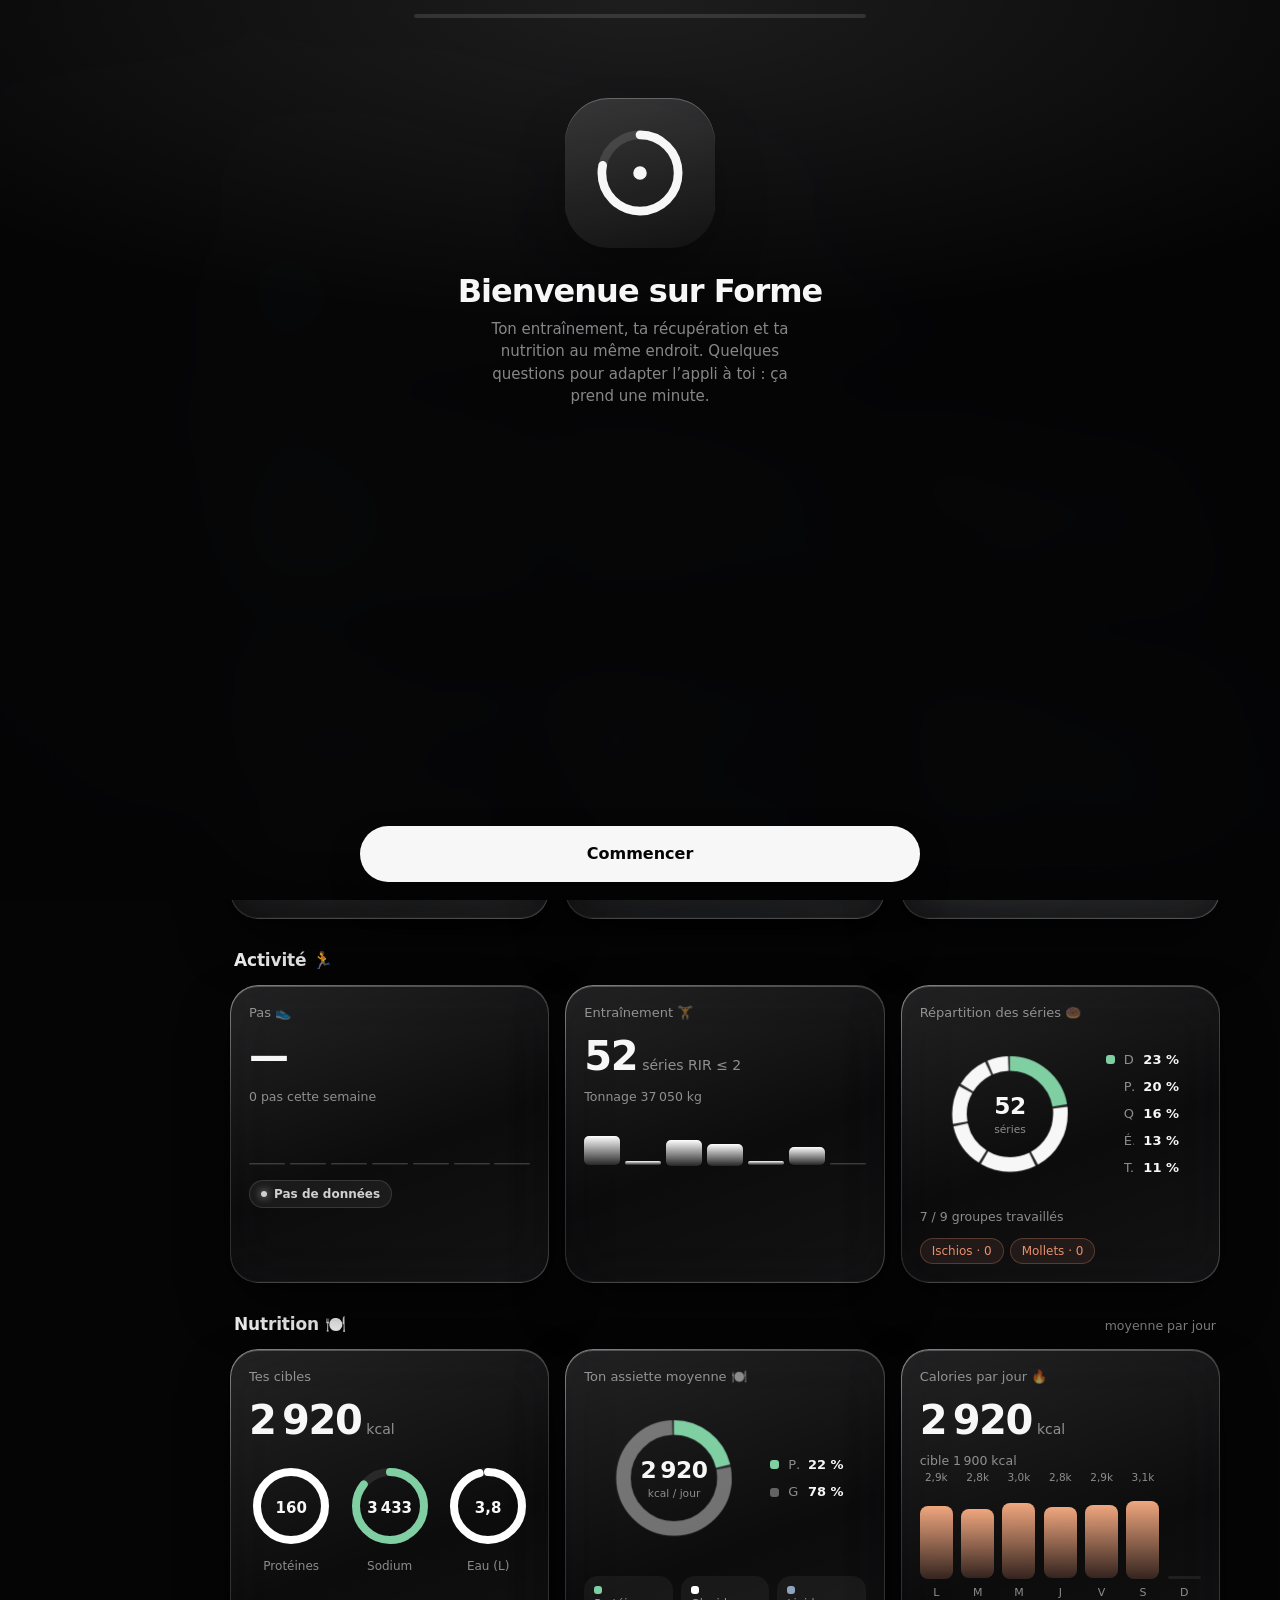
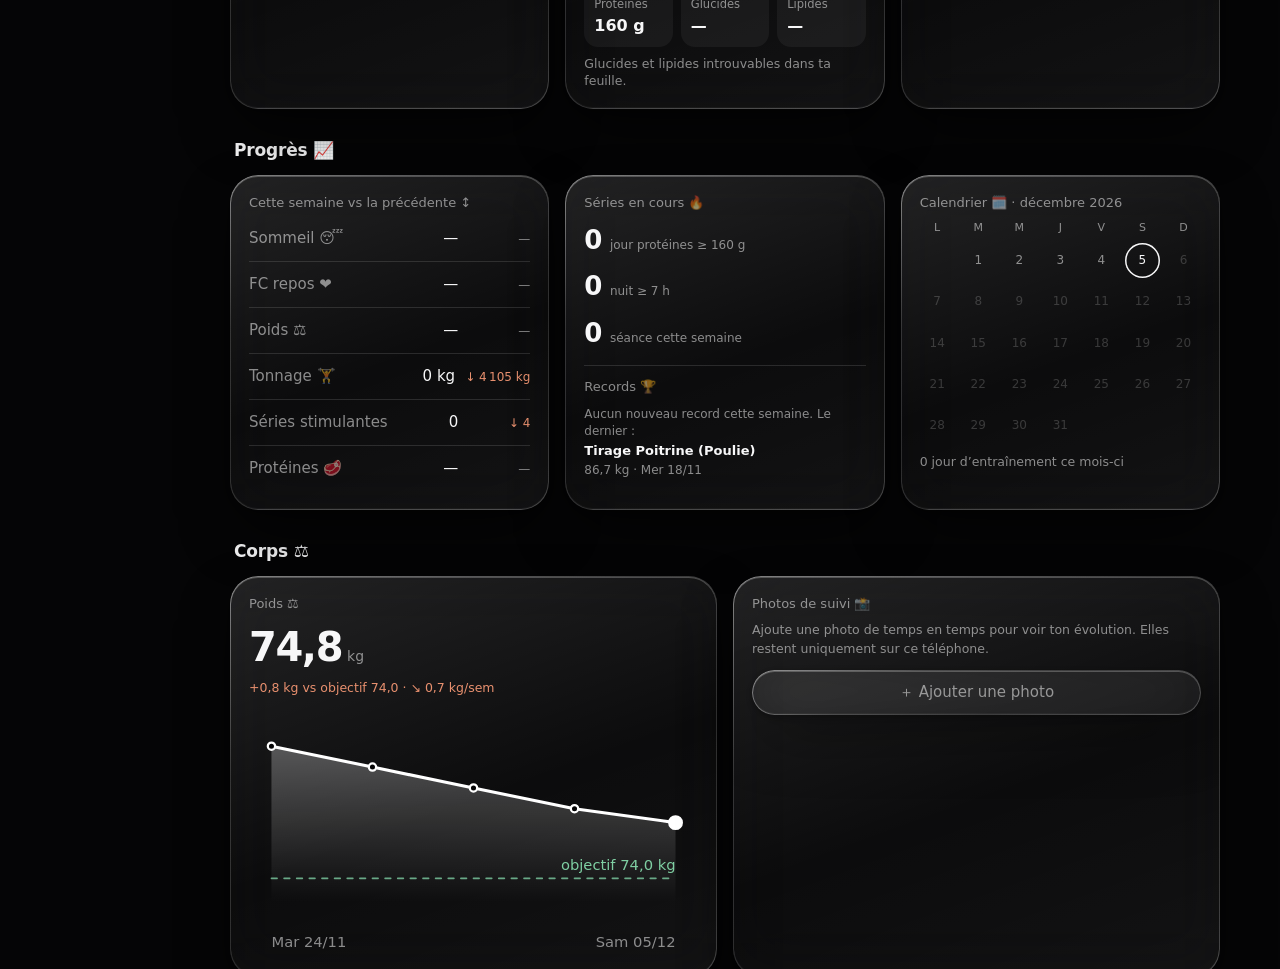
<file: index (2).html>
<!DOCTYPE html>
<html lang="fr"><head><meta charset="utf-8">
<meta name="viewport" content="width=device-width, initial-scale=1, viewport-fit=cover">
<meta name="color-scheme" content="dark">
<title>Forme</title>
<link rel="manifest" href="manifest.json">
<meta name="theme-color" content="#050506">
<meta name="mobile-web-app-capable" content="yes">
<meta name="apple-mobile-web-app-capable" content="yes">
<meta name="apple-mobile-web-app-status-bar-style" content="black-translucent">
<link rel="icon" href="icon-192.png">
<link rel="apple-touch-icon" href="icon-192.png">
<style>
:root{--bg:#050506;--t:#F7F7F8;--m:rgba(var(--fgr),.52);--l:rgba(var(--fgr),.12);--a:var(--fg);--b:var(--fg);--fg:#FFFFFF;--fgr:255,255,255;--bgr:5,5,6;--c:#9EA2AA;--ok:#7FCFA3;--ko:#E8906F;--sp:cubic-bezier(.34,1.4,.64,1);--ease:cubic-bezier(.22,1,.36,1);color-scheme:dark}
*{box-sizing:border-box;-webkit-tap-highlight-color:transparent}
html{background:var(--bg)}
body{margin:0;color:var(--t);font:15px/1.4 -apple-system,"SF Pro Text",Roboto,system-ui,sans-serif;font-variant-numeric:tabular-nums;-webkit-font-smoothing:antialiased;overflow-x:hidden}
button{font:inherit;color:inherit;background:none;border:0;cursor:pointer;padding:0}
.bg{position:fixed;inset:0;z-index:-1;overflow:hidden}
.bg i{position:absolute;width:110vmax;height:110vmax;border-radius:50%;opacity:.26;animation:drift 38s ease-in-out infinite alternate;will-change:transform}
.bg i:nth-child(1){background:radial-gradient(closest-side,#FFFFFF,rgba(255,255,255,0));left:-30vmax;top:-25vmax}
.bg i:nth-child(2){background:radial-gradient(closest-side,#A4A8B0,rgba(164,168,176,0));right:-35vmax;top:25vh;animation-delay:-12s}
.bg i:nth-child(3){background:radial-gradient(closest-side,#6A6E76,rgba(106,110,118,0));left:-10vmax;bottom:-35vmax;animation-delay:-24s;opacity:.14}
@keyframes drift{to{transform:translate(8vmax,6vmax) scale(1.12)}}
#app{max-width:430px;margin:0 auto;padding:0 0 120px}
#hd{position:sticky;top:0;z-index:6;padding:calc(env(safe-area-inset-top,0px) + 14px) 20px 10px;display:flex;justify-content:space-between;align-items:flex-end;border-bottom:1px solid transparent;transition:background .5s var(--ease),border-color .5s}
#hd.sc{background:rgba(var(--bgr),.5);-webkit-backdrop-filter:blur(24px) saturate(160%);backdrop-filter:blur(24px) saturate(160%);border-color:var(--l)}
h1{margin:0;font-size:var(--fs,34px);white-space:nowrap;overflow:hidden;text-overflow:ellipsis;font-weight:700;letter-spacing:-.035em;transition:font-size .5s var(--ease)}
#hd.sc h1{font-size:20px}
.sub{color:var(--m);font-size:13px;margin-top:2px;max-height:20px;transition:opacity .4s,max-height .4s}
#hd.sc .sub{opacity:0;max-height:0}
svg{width:20px;height:20px;fill:none;stroke:currentColor;stroke-width:1.6;stroke-linecap:round;stroke-linejoin:round}
.gb{width:40px;height:40px;border-radius:50%;display:grid;place-items:center;transition:transform .5s var(--sp)}
.g,.gb{background:linear-gradient(160deg,rgba(var(--fgr),.12),rgba(var(--fgr),.03) 55%,rgba(var(--fgr),.06));border:1px solid var(--l);-webkit-backdrop-filter:blur(28px) saturate(140%);backdrop-filter:blur(28px) saturate(140%);box-shadow:inset 0 1px 0 rgba(var(--fgr),.24),inset 0 -1px 0 rgba(var(--fgr),.04),0 26px 60px -14px rgba(0,0,0,.75),0 2px 8px rgba(0,0,0,.35)}
.gb:active{transform:scale(.9) rotate(60deg)}
.g{position:relative;border-radius:28px;padding:18px;transition:transform .5s var(--sp)}
.g::before,.gb::before{content:"";position:absolute;inset:-1px;border-radius:inherit;padding:1px;pointer-events:none;background:linear-gradient(155deg,rgba(255,255,255,.42),rgba(255,255,255,.06) 32%,rgba(255,255,255,0) 60%,rgba(255,255,255,.14));-webkit-mask:linear-gradient(#000 0 0) content-box,linear-gradient(#000 0 0);-webkit-mask-composite:xor;mask-composite:exclude}
.gb{position:relative}
.g.tap{cursor:pointer}.g.tap:active{transform:scale(.965)}
.view{display:none;padding:0 16px}.view.on{display:block;animation:in .6s var(--ease)}
@keyframes in{from{opacity:0;transform:translateY(14px) scale(.985)}}
.grid{display:grid;grid-template-columns:1fr 1fr;gap:12px;margin-top:14px}.full{grid-column:1/-1}
.lab{color:var(--m);font-size:13px}
.big{font-size:40px;font-weight:700;letter-spacing:-.035em;margin-top:6px;white-space:nowrap}
.big small,.val small{font-size:14px;color:var(--m);font-weight:500;margin-left:5px;letter-spacing:0}
.val{font-size:28px;font-weight:650;letter-spacing:-.025em;margin-top:6px;white-space:nowrap}
.empty{color:var(--m)}
.note{color:var(--m);font-size:12.5px;margin-top:4px}
.car{position:relative;display:flex;gap:12px;overflow-x:auto;scroll-snap-type:x mandatory;margin:-20px -16px -34px;padding:24px 16px 48px;scrollbar-width:none}
.car::-webkit-scrollbar{display:none}
.slide{flex:0 0 88%;scroll-snap-align:center;transition:transform .15s linear,opacity .15s linear}
.dots{position:relative;display:flex;justify-content:center;gap:6px;margin-top:10px}
.dots i{width:6px;height:6px;border-radius:3px;background:rgba(var(--fgr),.25);transition:width .5s var(--sp),background .4s}
.dots i.on{width:18px;background:var(--t)}
.sp{display:flex;gap:5px;align-items:flex-end;height:44px;margin-top:16px}
.sp i{flex:1;border-radius:5px;background:linear-gradient(180deg,var(--a),rgba(var(--fgr),.1));animation:grow .9s var(--ease) both;transform-origin:bottom}
@keyframes grow{from{transform:scaleY(0)}}
.rings{display:flex;justify-content:space-between;margin-top:16px}
.rg{position:relative;text-align:center;width:30%}
.rg svg{width:100%;height:auto;max-width:84px;transform:rotate(-90deg);stroke-width:8}
.rt{stroke:rgba(var(--fgr),.09)}.rf{stroke-linecap:round;animation:ring 1.3s var(--ease) both}
@keyframes ring{from{stroke-dashoffset:var(--c)}}
.rg b{position:absolute;top:30%;left:0;right:0;font-size:15px}
.rg span{display:block;color:var(--m);font-size:12px;margin-top:4px}
.tr{height:5px;background:rgba(var(--fgr),.1);border-radius:5px;overflow:hidden;margin-top:8px}
.tr i{display:block;height:100%;border-radius:5px;background:rgba(var(--fgr),.55);transition:width 1s var(--ease)}
.tr i.w{background:linear-gradient(90deg,#B85F3F,#F0A77F);box-shadow:0 0 14px rgba(232,144,111,.35)}.tr i.g{background:linear-gradient(90deg,#3F9A72,#A3E4C2);box-shadow:0 0 14px rgba(127,207,163,.35)}
.mrow{margin-top:14px}.mrow>div:first-child{display:flex;justify-content:space-between;font-size:13px}.mrow span:last-child{color:var(--m)}
.chips{display:flex;flex-wrap:wrap;gap:6px;margin-top:12px}
.chip{border:1px solid rgba(232,144,111,.28);background:rgba(232,144,111,.09);border-radius:99px;padding:4px 11px;font-size:12px;color:var(--ko)}
.pills{display:flex;gap:8px;overflow-x:auto;margin:0 -16px 12px;padding:2px 16px;scrollbar-width:none}.pills::-webkit-scrollbar{display:none}
.pill{flex:0 0 auto;padding:8px 16px;border-radius:99px;border:1px solid var(--l);background:rgba(var(--fgr),.05);color:var(--m);font-weight:500;transition:all .5s var(--sp)}
.pill.on{background:rgba(var(--fgr),.16);color:var(--t);transform:scale(1.04)}
.seg{position:relative;display:flex;padding:3px;border-radius:14px;margin-bottom:12px}
.seg button{position:relative;z-index:1;flex:1;padding:9px;color:var(--m);font-weight:500;transition:color .4s}.seg button.on{color:var(--t)}
.seg u{position:absolute;top:3px;bottom:3px;left:3px;width:calc(50% - 3px);border-radius:11px;background:rgba(var(--fgr),.15);transition:transform .6s var(--sp)}
.seg.y u{transform:translateX(100%)}
h2{font-size:17px;font-weight:600;margin:26px 4px 10px;letter-spacing:-.01em}
.row{display:flex;justify-content:space-between;gap:12px;padding:12px 0;border-bottom:1px solid var(--l)}.row:last-child{border:0}.row>span:first-child{color:var(--m)}
.lift{display:flex;justify-content:space-between;align-items:flex-start;gap:10px}.lift>div:last-child{flex:0 0 auto}.lift b{font-weight:600;font-size:16px}
.rm{text-align:right;white-space:nowrap;font-size:22px;font-weight:650;letter-spacing:-.02em}.rm small{font-size:12px;color:var(--m)}
.li{margin-bottom:12px;animation:in .6s var(--ease) both}
nav{position:fixed;left:0;right:0;bottom:0;display:flex;justify-content:center;padding:0 16px calc(env(safe-area-inset-bottom,0px) + 14px);pointer-events:none;z-index:8}
nav div{pointer-events:auto;position:relative;display:flex;padding:5px;border-radius:99px;background:rgba(30,30,32,.45);-webkit-backdrop-filter:blur(30px) saturate(180%);backdrop-filter:blur(30px) saturate(180%);border:1px solid var(--l);box-shadow:inset 0 1px 0 rgba(var(--fgr),.18),0 16px 40px rgba(0,0,0,.5)}
nav u{position:absolute;top:5px;bottom:5px;left:0;border-radius:99px;background:rgba(var(--fgr),.14);box-shadow:inset 0 1px 0 rgba(var(--fgr),.2);transition:transform .65s var(--sp),width .65s var(--sp)}
nav button{position:relative;z-index:1;display:flex;align-items:center;padding:11px 15px;border-radius:99px;color:var(--m);font-size:13.5px;font-weight:500;transition:color .4s}
nav button span{max-width:0;opacity:0;overflow:hidden;white-space:nowrap;transition:max-width .6s var(--sp),opacity .4s,margin .6s var(--sp)}
nav button.on span{max-width:100px;opacity:1;margin-left:7px}
nav button.on{color:var(--t)}nav button svg{width:18px;height:18px}
#ov{position:fixed;inset:0;background:rgba(0,0,0,.45);-webkit-backdrop-filter:blur(0);backdrop-filter:blur(0);opacity:0;pointer-events:none;transition:opacity .6s var(--ease),backdrop-filter .6s;z-index:10}
#sh{position:fixed;left:50%;bottom:0;top:6%;width:100%;max-width:430px;transform:translate(-50%,104%);transition:transform .7s var(--ease);overflow-y:auto;z-index:11;padding:10px 20px calc(env(safe-area-inset-bottom,0px) + 32px);border-radius:34px 34px 0 0;background:rgba(24,24,26,.68);-webkit-backdrop-filter:blur(40px) saturate(180%);backdrop-filter:blur(40px) saturate(180%);border:1px solid var(--l);border-bottom:0;box-shadow:inset 0 1px 0 rgba(var(--fgr),.18)}
body.open #ov{opacity:1;pointer-events:auto;-webkit-backdrop-filter:blur(6px);backdrop-filter:blur(6px)}
body.open #sh{transform:translate(-50%,46%)}body.open.full #sh{transform:translate(-50%,0)}
.grab{width:40px;height:5px;border-radius:3px;background:rgba(var(--fgr),.28);margin:0 auto 14px;cursor:pointer;position:relative}
.grab:after{content:"";position:absolute;inset:-14px -40px}
.st{color:rgba(var(--fgr),.62);font-size:12.5px;font-weight:600;letter-spacing:.02em;margin:22px 4px 2px}
.nl{color:var(--m);font-size:12.5px;margin:8px 4px 0;line-height:1.45}
.sh-h{display:flex;justify-content:space-between;align-items:center;margin-bottom:8px}
.bars{display:flex;gap:8px;height:130px;margin-bottom:6px}
.b{flex:1;display:flex;flex-direction:column;gap:6px;align-items:center}.col{flex:1;width:100%;display:flex;align-items:flex-end}
.col i{width:100%;border-radius:8px;background:linear-gradient(180deg,var(--a),rgba(var(--fgr),.1));transform-origin:bottom;animation:grow .9s var(--ease) both}
.b.n i{background:rgba(var(--fgr),.07)}.b span{font-size:11px;color:var(--m)}.b em{font-size:10.5px;color:var(--m);font-style:normal;min-height:13px}
.sr{display:flex;align-items:center;gap:14px;padding:14px 16px;border-radius:22px;margin-bottom:10px}
.sr b{display:block;font-weight:600;white-space:nowrap;overflow:hidden;text-overflow:ellipsis}
.ic{flex:0 0 auto;width:42px;height:42px;border-radius:13px;display:grid;place-items:center}
.srch{width:100%;padding:13px 18px;border-radius:18px;color:var(--t);font:inherit;outline:none}
.srch::placeholder{color:var(--m)}
.rc{padding:16px 18px;border-radius:22px;margin-top:10px}.rc .rt{font-weight:600;font-size:16px}
.kv{display:grid;grid-template-columns:1fr 1fr;gap:10px 16px;margin-top:12px}
.kv span{display:block;color:var(--m);font-size:11.5px;line-height:1.3}.kv b{font-weight:550;font-size:14.5px;word-break:break-word}
.tw{padding:0;overflow:auto;border-radius:22px;margin-top:10px}
.tw table{border-collapse:collapse;font-size:13px;min-width:100%}
.tw th,.tw td{padding:10px 12px;border-bottom:1px solid var(--l);white-space:nowrap;text-align:left}
.tw td.lg{white-space:normal;min-width:220px}
.tw th{color:var(--m);font-weight:500;font-size:12px}
.tw td:first-child,.tw th:first-child{position:sticky;left:0;background:rgba(20,22,30,.94);z-index:1}
.tw tr.sec td{position:static;background:none;color:var(--a);font-weight:600;font-size:12.5px;padding-top:18px;white-space:normal}
.fade{position:fixed;left:0;right:0;pointer-events:none;z-index:5}.ft{top:0;height:70px;background:linear-gradient(var(--bg),rgba(var(--bgr),0))}.fb{bottom:0;height:150px;background:linear-gradient(rgba(var(--bgr),0),rgba(var(--bgr),.92) 80%)}
@keyframes fl{0%,100%{translate:0 0}50%{translate:0 -4px}}
.slide,.hero-c,.grid>.g,#v-force>.g:first-child{animation:fl 7s ease-in-out infinite}.grid>.g:nth-child(2n){animation-delay:-2.3s}.grid>.g:nth-child(3n){animation-delay:-4.1s}.slide:nth-child(2){animation-delay:-1.7s}.slide:nth-child(3){animation-delay:-3.4s}
nav div{animation:fl 9s ease-in-out infinite}
.big,h1{font-family:-apple-system,"SF Pro Display",Roboto,system-ui,sans-serif}
.tok{color:var(--ok)!important}.tko{color:var(--ko)!important}
.bd{display:inline-flex;align-items:center;gap:7px;padding:5px 11px;border-radius:99px;font-size:12px;font-weight:550;white-space:nowrap}
.bd i{width:6px;height:6px;border-radius:50%;background:currentColor;box-shadow:0 0 8px currentColor}
.bd.ok{color:var(--ok);background:rgba(127,207,163,.1);border:1px solid rgba(127,207,163,.26)}.bd.ko{color:var(--ko);background:rgba(232,144,111,.1);border:1px solid rgba(232,144,111,.26)}.bd.nt{color:rgba(var(--fgr),.8);background:rgba(var(--fgr),.06);border:1px solid var(--l)}
.col i.ko{background:linear-gradient(180deg,#F0A77F,rgba(232,144,111,.18))}.col i.ok{background:linear-gradient(180deg,#A3E4C2,rgba(127,207,163,.18))}
.sp i.ko{background:linear-gradient(180deg,#F0A77F,rgba(232,144,111,.15))}
.hero{display:flex;gap:18px;align-items:center;margin-top:6px}.hero .hr{position:relative;flex:0 0 118px;height:118px}.hero .hr svg{width:118px;height:118px;transform:rotate(-90deg);stroke-width:9}
.hero .hr b{position:absolute;inset:0;display:grid;place-items:center;font-size:36px;font-weight:700;letter-spacing:-.03em}
.al{display:flex;gap:12px;align-items:flex-start;padding:10px 0;border-bottom:1px solid var(--l);font-size:13.5px;line-height:1.4}.al:last-child{border:0;padding-bottom:2px}
.al i{flex:0 0 8px;height:8px;border-radius:50%;margin-top:6px;box-shadow:0 0 10px currentColor;background:currentColor}
.ln text.ax{fill:var(--m)}.ln text{stroke:none;font-family:inherit;font-weight:500}.ln{width:100%;height:auto;display:block;margin:4px 0 2px;overflow:visible}.ln .dr{stroke-dasharray:1200;stroke-dashoffset:1200;animation:draw 1.6s var(--ease) forwards}
@keyframes draw{to{stroke-dashoffset:0}}
#toast{position:fixed;left:50%;top:calc(env(safe-area-inset-top,0px) + 12px);transform:translate(-50%,-180%);padding:10px 18px;border-radius:99px;z-index:20;font-size:13px;white-space:nowrap;transition:transform .6s var(--sp)}#toast.on{transform:translate(-50%,0)}
.srch[type=password]:not(:placeholder-shown){letter-spacing:.15em}

/* ---------- Mode clair ---------- */
body.light{--bg:#EEF0F3;--t:#0D0E11;--m:rgba(13,14,17,.55);--l:rgba(13,14,17,.08);--fg:#16171B;--fgr:22,23,27;--bgr:238,240,243;color-scheme:light}
html.light{background:#EEF0F3}
body.light .bg i{opacity:.7}body.light .bg i:nth-child(1){background:radial-gradient(closest-side,#FFFFFF,rgba(255,255,255,0))}body.light .bg i:nth-child(2){background:radial-gradient(closest-side,#C9CED8,rgba(201,206,216,0))}body.light .bg i:nth-child(3){background:radial-gradient(closest-side,#DCE6EF,rgba(220,230,239,0))}
body.light .g,body.light .gb{background:linear-gradient(160deg,rgba(255,255,255,.92),rgba(255,255,255,.62) 55%,rgba(255,255,255,.78));border-color:rgba(13,14,17,.06);box-shadow:inset 0 1px 0 #fff,0 22px 50px -20px rgba(30,36,52,.28),0 2px 6px rgba(30,36,52,.07)}
body.light nav div{background:rgba(255,255,255,.72);box-shadow:inset 0 1px 0 #fff,0 16px 40px rgba(30,36,52,.18)}
body.light #sh{background:rgba(246,247,249,.88)}
body.light #hd.sc{background:rgba(238,240,243,.7)}
body.light .col i,body.light .sp i{background:linear-gradient(180deg,#2A2C33,rgba(22,23,27,.12))}
body.light .col i.ko,body.light .sp i.ko{background:linear-gradient(180deg,#D9744F,rgba(217,116,79,.15))}
body.light .col i.ok{background:linear-gradient(180deg,#3E9E73,rgba(62,158,115,.15))}
body.light .tr i.g{background:linear-gradient(90deg,#2F8A62,#69C79A)}body.light .tr i.w{background:linear-gradient(90deg,#B4532F,#E58C67)}
body.light{--ok:#2F9467;--ko:#D46A43}

/* ---------- Salutation, interrupteur, onglets de la feuille ---------- */
.hi{font-size:13px;color:var(--m);margin-top:3px}
.sw{position:relative;width:52px;height:32px;border-radius:99px;background:rgba(var(--fgr),.14);transition:background .4s;flex:0 0 auto}
.sw i{position:absolute;top:3px;left:3px;width:26px;height:26px;border-radius:50%;background:#fff;box-shadow:0 3px 8px rgba(0,0,0,.25);transition:transform .5s var(--sp)}
.sw.on{background:var(--ok)}.sw.on i{transform:translateX(20px)}
.setrow{display:flex;align-items:center;justify-content:space-between;gap:14px;padding:14px 18px;border-radius:20px;margin-bottom:10px}
#subnav{position:fixed;left:0;right:0;bottom:calc(env(safe-area-inset-bottom,0px) + 84px);z-index:7;display:flex;justify-content:center;padding:0 16px;pointer-events:none;opacity:0;transform:translateY(16px);transition:opacity .45s var(--ease),transform .6s var(--sp)}
body.tab-data #subnav{opacity:1;transform:none}
#subnav div{pointer-events:auto;max-width:398px;width:100%;display:flex;gap:6px;overflow-x:auto;padding:6px;border-radius:99px;scrollbar-width:none;-webkit-mask:linear-gradient(90deg,transparent,#000 14px,#000 calc(100% - 14px),transparent)}
#subnav div::-webkit-scrollbar{display:none}
#subnav button{flex:0 0 auto;display:flex;align-items:center;gap:6px;padding:8px 14px;border-radius:99px;font-size:13px;font-weight:500;color:var(--m);transition:background .4s,color .4s}
#subnav button svg{width:15px;height:15px}
#subnav button.on{background:rgba(var(--fgr),.14);color:var(--t)}
body.tab-data #app{padding-bottom:180px}
#sn,#toast,.gb{-webkit-backdrop-filter:blur(24px) saturate(150%);backdrop-filter:blur(24px) saturate(150%)}
/* transition de thème */
::view-transition-old(root),::view-transition-new(root){animation:none;mix-blend-mode:normal}
::view-transition-new(root){z-index:2}
html.tt *,html.tt *::before{transition:background-color .9s ease,color .9s ease,border-color .9s ease,box-shadow .9s ease,fill .9s ease,stroke .9s ease!important}
/* emoji */
.emo{display:inline-block;margin-left:.18em;transform-origin:70% 75%;animation:wave 2.4s ease-in-out .5s 1}
@keyframes wave{0%,60%,100%{rotate:0deg}10%{rotate:16deg}20%{rotate:-9deg}30%{rotate:14deg}40%{rotate:-5deg}50%{rotate:9deg}}
/* camemberts */
.dn{width:136px;height:136px;flex:0 0 136px}.dn .ds{animation:dsin 1s var(--ease) both}
@keyframes dsin{from{opacity:0;stroke-width:4}}
.dn .dv{fill:var(--t);font-size:24px;font-weight:700;letter-spacing:-.02em;stroke:none}.dn .dl{fill:var(--m);font-size:11px;stroke:none}
.dw{display:flex;align-items:center;gap:16px;margin-top:8px}
.lg{flex:1;min-width:0;display:flex;flex-direction:column;gap:9px}
.lg div{display:flex;align-items:center;gap:9px;font-size:13px}.lg i{flex:0 0 9px;height:9px;border-radius:3px}
.lg span{flex:1;min-width:0;white-space:nowrap;overflow:hidden;text-overflow:ellipsis;color:var(--m)}.lg b{font-weight:600}
.lg.row{flex-direction:row;flex-wrap:wrap;gap:14px;margin:6px 0 4px}
.col.st{flex-direction:column-reverse;justify-content:flex-start;gap:2px}.col.st i{border-radius:4px;animation:grow .9s var(--ease) both;transform-origin:bottom}
.av{padding:0;overflow:hidden;font-weight:650;font-size:16px}.av img,.avl img{width:100%;height:100%;object-fit:cover;display:block}
.avl{position:relative;width:104px;height:104px;border-radius:50%;overflow:visible;background:rgba(var(--fgr),.12);display:inline-grid;place-items:center;font-size:40px;font-weight:700;box-shadow:0 18px 40px -12px rgba(0,0,0,.6),inset 0 1px 0 rgba(var(--fgr),.25)}
.avl img{border-radius:50%}.avl em{position:absolute;right:-2px;bottom:-2px;width:32px;height:32px;border-radius:50%;background:var(--t);color:var(--bg);font-style:normal;font-size:15px;display:grid;place-items:center;box-shadow:0 4px 12px rgba(0,0,0,.35)}
.thr{display:flex;gap:8px;margin-top:10px}.thr div{flex:1;position:relative;aspect-ratio:3/4;border-radius:16px;overflow:hidden}.thr img,.pgr img{width:100%;height:100%;object-fit:cover;display:block}
.thr span,.pgr span{position:absolute;left:0;right:0;bottom:0;padding:16px 8px 6px;font-size:11px;color:#fff;background:linear-gradient(transparent,rgba(0,0,0,.65))}
.pgr{display:grid;grid-template-columns:1fr 1fr 1fr;gap:8px;margin-top:12px}.pgr div{position:relative;aspect-ratio:3/4;border-radius:16px;overflow:hidden;cursor:pointer}
.cmpx{position:relative;aspect-ratio:3/4;border-radius:24px;overflow:hidden;background:#000}.cmpx img{position:absolute;inset:0;width:100%;height:100%;object-fit:cover}
.cmpx .bf{clip-path:inset(0 50% 0 0)}.cmpx i{position:absolute;top:0;bottom:0;left:50%;width:2px;margin-left:-1px;background:#fff;box-shadow:0 0 12px rgba(0,0,0,.5)}
.cmpx span{position:absolute;max-width:62%;padding:5px 10px;border-radius:99px;font-size:11.5px;color:#fff;background:rgba(0,0,0,.45);-webkit-backdrop-filter:blur(10px);backdrop-filter:blur(10px)}.cmpx .l{left:10px;top:10px}.cmpx .r{right:10px;bottom:10px}
.rng{width:100%;margin:14px 0 4px;accent-color:var(--t)}
.row.cmp{align-items:center}.row.cmp>span:last-child{display:flex;gap:10px;align-items:baseline}.dt{font-size:12px;color:var(--m);min-width:62px;text-align:right}
.stk{display:flex;align-items:baseline;gap:8px;margin-top:10px}.stk b{font-size:26px;font-weight:700;letter-spacing:-.02em}.stk span{font-size:12px;color:var(--m);line-height:1.3}
.rec{display:flex;flex-direction:column;gap:2px;margin-top:10px;font-size:13px}.rec b{font-weight:600}.rec span{font-size:12px;color:var(--m)}
.cal{display:grid;grid-template-columns:repeat(7,1fr);gap:6px;margin-top:8px}.cal i{aspect-ratio:1;border-radius:50%;display:grid;place-items:center;font-style:normal;font-size:12px;color:var(--m)}
.cal.hd i{aspect-ratio:auto;font-size:11px}.cal i.on{background:linear-gradient(145deg,#A3E4C2,#4FAE82);color:#0b1a12;font-weight:650;box-shadow:0 4px 14px rgba(127,207,163,.35)}
.cal i.td{box-shadow:inset 0 0 0 1.5px var(--t);color:var(--t)}.cal i.fu{opacity:.35}
.exa{display:block;overflow:visible;stroke-width:initial}.exa line,.exa path,.exa rect,.exa circle{vector-effect:non-scaling-stroke}
.exa .bd line{stroke:var(--t);stroke-width:2.6;stroke-linecap:round}.exa .b2{opacity:.4}
.exa .hd{fill:var(--t);stroke:none}.exa .pl{fill:rgba(var(--fgr),.18);stroke:var(--t);stroke-width:1.6}.exa .gp{fill:var(--t)}
.exa .cb{stroke:var(--m);stroke-width:1;stroke-dasharray:2 2}.exa .eqs{fill:rgba(var(--fgr),.14);stroke:rgba(var(--fgr),.35);stroke-width:1.4;stroke-linecap:round}
.exa .gr{stroke:rgba(var(--fgr),.18);stroke-width:1.2}
.exi{flex:0 0 58px;height:58px;border-radius:18px;display:grid;place-items:center;background:rgba(var(--fgr),.07);box-shadow:inset 0 1px 0 rgba(var(--fgr),.12)}
.lift{align-items:center}.rc{position:relative}.rcx{position:absolute;top:14px;right:14px;flex:none;width:52px;height:52px}
.exh{display:grid;place-items:center;margin:10px auto 0;width:210px;height:190px;border-radius:36px;background:radial-gradient(circle at 50% 40%,rgba(var(--fgr),.1),rgba(var(--fgr),.02) 70%);box-shadow:inset 0 1px 0 rgba(var(--fgr),.14)}
.nav-av{display:grid;place-items:center;width:22px;height:22px;border-radius:50%;overflow:hidden;font-style:normal}.nav-av svg{width:18px;height:18px}
.nav-av.ph{box-shadow:0 0 0 1.5px var(--t)}.nav-av img{width:100%;height:100%;object-fit:cover}
.moih{display:flex;align-items:center;gap:18px;margin-top:6px}.moih .avl{flex:0 0 96px;width:96px;height:96px}
.b3w{padding-bottom:14px;background:radial-gradient(120% 70% at 50% 45%,rgba(var(--fgr),.08),transparent 70%),linear-gradient(160deg,rgba(var(--fgr),.12),rgba(var(--fgr),.03) 55%,rgba(var(--fgr),.06))}
.b3c{display:block;width:100%;height:330px;touch-action:pan-y;cursor:grab}
.msg{display:grid;grid-template-columns:1fr 1fr 1fr;gap:14px 10px}.msg span{display:block;font-size:11.5px;color:var(--m)}.msg b{font-size:18px;font-weight:650;white-space:nowrap}.msg b small{font-size:11px;color:var(--m);font-weight:500}.msg em{display:block;font-style:normal;font-size:11px}
.mfg{display:grid;grid-template-columns:1fr 1fr;gap:10px;margin-top:12px}.mfg label span{display:block;font-size:12px;color:var(--m);margin:0 4px 5px}
.tmb{font-size:56px;font-weight:700;letter-spacing:-.04em;text-align:center;margin:8px 0 6px;font-variant-numeric:tabular-nums}.tmb small{font-size:26px;color:var(--m);font-weight:600}
.tmr{display:flex;gap:10px;justify-content:center}.tmr .pill{padding:12px 18px;text-decoration:none;text-align:center}.tmgo{min-width:120px;font-weight:600}.tmgo.ko{color:var(--ko)}
.tmring{position:relative;width:180px;height:180px;margin:6px auto 4px}.tmring svg{width:180px;height:180px}.tmring b{position:absolute;inset:0;display:grid;place-items:center;font-size:44px;font-weight:700;letter-spacing:-.03em}
.spf{width:100%;border-radius:14px;display:block;margin-top:8px;border:0}
.dv{display:flex;gap:14px;align-items:flex-start;padding:14px 0;border-bottom:1px solid var(--l)}.dv:last-child{border:0}.dvi{background:rgba(var(--fgr),.08);flex:0 0 auto}
.hrl{display:flex;align-items:baseline;gap:8px;margin:6px 0 2px}.hrl b{font-size:34px;font-weight:700;letter-spacing:-.03em}.hrl small{color:var(--m)}
.hb{color:var(--ko);font-size:20px;animation:hb 1s ease-in-out infinite}@keyframes hb{0%,100%{transform:scale(1)}20%{transform:scale(1.25)}40%{transform:scale(1)}}
/* accueil */
#ob{position:fixed;inset:0;z-index:40;display:none;flex-direction:column;padding:calc(env(safe-area-inset-top,0px) + 14px) 20px calc(env(safe-area-inset-bottom,0px) + 18px);background:radial-gradient(120% 60% at 50% 0%,rgba(var(--fgr),.1),transparent 60%),rgba(var(--bgr),.97);-webkit-backdrop-filter:blur(30px) saturate(150%);backdrop-filter:blur(30px) saturate(150%)}
#ob.on{display:flex;animation:obin .8s var(--ease)}#ob.out{display:flex;animation:obout .6s var(--ease) forwards}
@keyframes obin{from{opacity:0;transform:scale(1.04)}}@keyframes obout{to{opacity:0;transform:scale(.97)}}
#ob>*{width:100%;max-width:430px;margin-left:auto;margin-right:auto}
.obtop{display:flex;align-items:center;gap:14px}.obtop>span{width:40px}.obpr{flex:1;height:4px;border-radius:4px;background:rgba(var(--fgr),.12);overflow:hidden}.obpr i{display:block;height:100%;background:var(--t);border-radius:4px;transition:width .7s var(--sp)}
.obs{flex:1;overflow-y:auto;padding:26px 2px 10px}@keyframes obsl{from{opacity:0;transform:translateX(28px)}}
.obt{font-size:32px;font-weight:700;letter-spacing:-.03em;margin:4px 2px 8px;line-height:1.12}.obp{color:var(--m);margin:0 2px 22px;line-height:1.5}
.obhero{text-align:center;padding-top:6vh}.obhero .obp{max-width:320px;margin:0 auto}.oblogo{width:150px;height:150px;margin:0 auto 26px;border-radius:44px;display:grid;place-items:center;background:linear-gradient(160deg,rgba(var(--fgr),.14),rgba(var(--fgr),.03));box-shadow:inset 0 1px 0 rgba(var(--fgr),.25),0 30px 60px -20px rgba(0,0,0,.6)}
.oblogo svg{width:104px;height:104px}.oblr{animation:oblr 1.6s var(--ease) both}@keyframes oblr{from{stroke-dashoffset:276}}
.obg1,.obg2,.obg3{display:grid;gap:10px}.obg2{grid-template-columns:1fr 1fr}.obg3{grid-template-columns:1fr 1fr 1fr;margin-top:14px}
.obc{padding:16px 14px;border-radius:20px;text-align:left;font-weight:600;font-size:15px;transition:transform .5s var(--sp),box-shadow .4s}.obc small{display:block;font-weight:400;font-size:12.5px;color:var(--m);margin-top:3px;line-height:1.35}
.obc.on{box-shadow:inset 0 0 0 1.5px var(--t),0 10px 30px -10px rgba(0,0,0,.5);transform:scale(1.02)}.obc:active{transform:scale(.97)}
.obf span{display:block;font-size:12px;color:var(--m);margin:0 4px 6px}.obi{display:flex;align-items:center;border-radius:16px;padding:0 14px}.obi input{flex:1;min-width:0;width:100%;background:none;border:0;outline:none;color:var(--t);font:inherit;font-size:19px;font-weight:600;padding:13px 0}
.obi em{font-style:normal;color:var(--m);font-size:12px;white-space:nowrap}.obi.big input{font-size:26px;padding:16px 4px}
.obst{display:flex;align-items:center;justify-content:space-between;border-radius:20px;padding:8px}.obst button{width:52px;height:52px;border-radius:16px;font-size:24px;background:rgba(var(--fgr),.08)}.obst b{font-size:34px;font-weight:700}
.obtg .obi input{font-size:17px}.obbot{padding-top:10px}.obbot .note{min-height:18px;text-align:center;margin-bottom:8px}
.obgo{width:100%;padding:17px;border-radius:99px;background:var(--t);color:var(--bg);font-weight:650;font-size:16px;box-shadow:0 18px 40px -14px rgba(0,0,0,.6);transition:transform .4s var(--sp)}.obgo:active{transform:scale(.97)}
body.obo nav,body.obo #hd{filter:blur(6px);opacity:.4}
/* conseil */
.tipc{display:flex;gap:14px;align-items:flex-start}.tipe{flex:0 0 44px;height:44px;border-radius:14px;display:grid;place-items:center;font-size:22px;background:rgba(var(--fgr),.08)}.tipt{margin-top:4px;line-height:1.5;font-size:14px}
/* niveaux */
.lvr{display:flex;align-items:center;justify-content:space-between;gap:10px;margin-top:12px;flex-wrap:wrap}
.lvc{display:inline-flex;align-items:center;gap:8px;padding:5px 11px 5px 8px;border-radius:99px;font-size:12.5px;font-weight:600;color:var(--lc);background:rgba(var(--fgr),.07);box-shadow:inset 0 0 0 1px rgba(var(--fgr),.1)}
.lvc i{display:flex;gap:2px;align-items:flex-end}.lvc i b{width:3px;border-radius:2px;background:rgba(var(--fgr),.2)}.lvc i b:nth-child(1){height:5px}.lvc i b:nth-child(2){height:7px}.lvc i b:nth-child(3){height:9px}.lvc i b:nth-child(4){height:11px}.lvc i b:nth-child(5){height:13px}.lvc i b.on{background:var(--lc)}
/* trophées */
.mdl{display:block;flex:0 0 auto;filter:drop-shadow(0 4px 10px rgba(0,0,0,.35))}.mdl.lk{filter:grayscale(1) brightness(.55) contrast(.9);opacity:.55}
.trh{display:flex;gap:16px;align-items:center}.trlv{position:relative;width:64px;height:64px;flex:0 0 64px}.trlv svg{width:64px;height:64px}.trlv b{position:absolute;inset:0;display:grid;place-items:center;font-size:22px;font-weight:700}
.trct{display:flex;gap:12px;margin-top:6px}.trct span{display:flex;align-items:center;gap:4px;font-weight:600;font-size:14px}
.trrec{display:flex;gap:8px;margin-top:14px}.trrec div{flex:1;display:flex;flex-direction:column;align-items:center;gap:6px;text-align:center;font-size:11.5px;padding:12px 6px;border-radius:16px;background:rgba(var(--fgr),.05)}
.trnx{margin-top:12px;padding:14px 16px;border-radius:20px}
.trfh{display:flex;justify-content:space-between;align-items:baseline;margin:20px 4px 8px}.trfh b{font-size:16px}
.trr{display:flex;gap:14px;align-items:flex-start;padding:14px 0;border-bottom:1px solid var(--l)}.trr:last-child{border:0}.trr:not(.got) b{color:var(--m)}
.trn{display:flex;align-items:center;gap:8px;flex-wrap:wrap}.trn small{font-size:10.5px;font-weight:600;padding:2px 7px;border-radius:99px;background:rgba(var(--fgr),.08)}
.ttb{color:#D99A6C}.tta{color:#AEB6C4}.tto{color:#E0B142}.ttp{color:#9DB6EE}
#trb{background:rgba(var(--bgr),.86)!important;position:fixed;left:50%;top:calc(env(safe-area-inset-top,0px) + 10px);z-index:50;width:min(398px,calc(100% - 24px));display:flex;gap:12px;align-items:center;padding:12px 16px;border-radius:24px;transform:translate(-50%,-160%);transition:transform .7s var(--sp);cursor:pointer}
#trb.on{transform:translate(-50%,0)}#trb b{display:block;font-size:15px}#trb em{margin-left:auto;font-style:normal;font-weight:700;color:#E0B142;font-size:13px}.trbk{font-size:11.5px;color:var(--m)}
/* 3D */
.b3in{position:relative}.b3w8{position:absolute;inset:0;display:grid;place-items:center;color:var(--m);font-size:13px;opacity:0;pointer-events:none;transition:opacity .4s}.b3w8.on{opacity:1}
.b3fl{position:absolute;left:18%;right:18%;bottom:6px;height:26px;border-radius:50%;background:radial-gradient(closest-side,rgba(var(--fgr),.22),rgba(var(--fgr),0));pointer-events:none}
/* accueil animé */
.obs{flex:1;overflow-y:auto;padding:26px 2px 10px}
.obs.inR{animation:obinR .55s var(--ease) both}.obs.inL{animation:obinL .55s var(--ease) both}.obs.lvL{animation:oblvL .23s ease-in forwards}.obs.lvR{animation:oblvR .23s ease-in forwards}
@keyframes obinR{from{opacity:0;transform:translateX(40px)}}@keyframes obinL{from{opacity:0;transform:translateX(-40px)}}
@keyframes oblvL{to{opacity:0;transform:translateX(-40px)}}@keyframes oblvR{to{opacity:0;transform:translateX(40px)}}
.obc{position:relative;transition:transform .5s var(--sp),box-shadow .45s var(--ease),background .45s var(--ease)}
.obc.on{background:linear-gradient(160deg,rgba(var(--fgr),.2),rgba(var(--fgr),.06))}
.pop{animation:pop .5s var(--sp)}@keyframes pop{35%{transform:scale(1.06)}}
.thumb{position:fixed;z-index:60;width:40px;height:40px;border-radius:50%;display:grid;place-items:center;font-size:20px;pointer-events:none;background:rgba(var(--fgr),.16);-webkit-backdrop-filter:blur(14px);backdrop-filter:blur(14px);box-shadow:inset 0 1px 0 rgba(var(--fgr),.3),0 10px 24px -8px rgba(0,0,0,.55);animation:thumb 1s var(--ease) forwards}
@keyframes thumb{0%{opacity:0;transform:scale(.3) rotate(-20deg)}28%{opacity:1;transform:scale(1.18) rotate(6deg)}45%{transform:scale(1) rotate(0)}72%{opacity:1;transform:translateY(-4px)}100%{opacity:0;transform:translateY(-24px) scale(.9)}}
.obst b{display:inline-block}.shk{animation:shk .4s ease}@keyframes shk{20%,60%{transform:translateX(-6px)}40%,80%{transform:translateX(6px)}}
/* niveau joueur */
.lvh{text-align:center;padding:22px 18px 18px}
.lvring{position:relative;margin:0 auto}.lvring svg{display:block;transform:rotate(-90deg);overflow:visible}
.lvarc{animation:lvarc 1.8s var(--ease) both;filter:drop-shadow(0 0 10px rgba(233,188,76,.45))}@keyframes lvarc{from{stroke-dashoffset:var(--c)}}
.lvdisc{position:absolute;inset:26px;border-radius:50%;display:flex;flex-direction:column;align-items:center;justify-content:center;gap:2px;
  background:radial-gradient(circle at 34% 24%,rgba(var(--fgr),.26),rgba(var(--fgr),.05) 58%,rgba(var(--fgr),.08));-webkit-backdrop-filter:blur(12px);backdrop-filter:blur(12px);
  box-shadow:inset 0 1.5px 0 rgba(var(--fgr),.38),inset 0 -14px 30px rgba(0,0,0,.22),0 22px 44px -16px rgba(0,0,0,.65)}
.lvdisc small{font-size:12px;color:var(--m)}.lvdisc b{font-size:62px;font-weight:800;line-height:1;letter-spacing:-.05em;background:linear-gradient(180deg,var(--t) 30%,rgba(var(--fgr),.5));-webkit-background-clip:text;background-clip:text;color:transparent}
.lvdisc em{font-style:normal;font-size:14px;font-weight:700}
.xpl{display:flex;justify-content:space-between;font-size:12.5px;color:var(--m);margin:16px 2px 0}.xpl b{color:var(--t);font-size:15px}
.xpb{position:relative;height:14px;border-radius:99px;background:rgba(var(--fgr),.08);box-shadow:inset 0 1px 3px rgba(0,0,0,.35),inset 0 0 0 1px rgba(var(--fgr),.06);overflow:hidden;margin:7px 0 8px}
.xpb i{position:absolute;left:0;top:0;bottom:0;border-radius:99px;background:var(--xc,linear-gradient(90deg,#B98A2A,#F3D27A));box-shadow:0 0 14px rgba(233,188,76,.45);animation:xpf 1.5s var(--ease) both;overflow:hidden}
.xpb i::after{content:"";position:absolute;inset:0;background:linear-gradient(100deg,transparent 35%,rgba(255,255,255,.55) 50%,transparent 65%);background-size:250% 100%;animation:shim 2.6s linear infinite}
.xpb s{position:absolute;top:3px;bottom:3px;width:1px;background:rgba(var(--fgr),.18)}
@keyframes xpf{from{width:0}}@keyframes shim{from{background-position:150% 0}to{background-position:-150% 0}}
.xps{display:flex;gap:8px;justify-content:center;flex-wrap:wrap;margin-top:12px}.xps span{padding:6px 11px;border-radius:99px;background:rgba(var(--fgr),.07);font-size:12px;color:var(--m)}.xps b{color:var(--t)}
/* niveau d'un exercice */
.lvex{margin-top:14px}.lvexh{display:flex;align-items:center;gap:16px}.lvexh .lvring{margin:0;flex:0 0 auto}
.ladw{display:flex;flex-direction:column;gap:6px;margin-top:16px}
.lad{display:flex;align-items:center;gap:12px;padding:10px 12px;border-radius:14px;background:rgba(var(--fgr),.04)}.lad i{width:24px;height:24px;border-radius:50%;display:grid;place-items:center;font-style:normal;font-size:11px;background:rgba(var(--fgr),.08)}
.lad b{flex:1;font-weight:600}.lad span{color:var(--m);font-size:13px}
.lad.ok i{background:var(--lc);color:#0b0b0c}.lad.cur{background:rgba(var(--fgr),.1);box-shadow:inset 0 0 0 1.5px var(--lc)}.lad.cur b{color:var(--lc)}.lad.cur i{color:var(--lc)}.lad.lk{opacity:.55}
/* passage de niveau */
#lvup{position:fixed;inset:0;z-index:70;display:none;align-items:center;justify-content:center;padding:24px;background:rgba(var(--bgr),.78);-webkit-backdrop-filter:blur(24px);backdrop-filter:blur(24px)}
#lvup.on{display:flex;animation:obin .7s var(--ease)}.lvupb{width:100%;max-width:360px;text-align:center;position:relative}
.lvupb .lvring{animation:lvpop 1s var(--sp) both}@keyframes lvpop{from{transform:scale(.4);opacity:0}}
.lvsp{position:absolute;left:50%;top:100px;width:0;height:0}.lvsp i{position:absolute;width:8px;height:8px;border-radius:50%;background:#E9BC4C;opacity:0;animation:spark 1.2s var(--ease) both}
.lvsp i:nth-child(3n){background:#7FCFA3}.lvsp i:nth-child(3n+1){background:var(--t)}
@keyframes spark{0%{opacity:0;transform:translate(0,0) scale(.4)}30%{opacity:1}100%{opacity:0;transform:translate(var(--x),var(--y)) scale(1)}}
.sth{display:flex;justify-content:space-between;align-items:baseline;margin:22px 4px 0}.sth h2{margin:0}.sth+.car{margin-top:-14px}
#v-week>.sth:first-of-type,#dmb+.sth{margin-top:8px}
.car .slide{display:flex;flex-direction:column}.car .slide .hero{flex:1}
.duo{display:grid;grid-template-columns:1fr 1fr;gap:12px;margin-top:10px}.duo div{padding:14px;border-radius:18px;background:rgba(var(--fgr),.05)}.duo span{display:block;font-size:12px;color:var(--m)}.duo b{display:block;font-size:26px;font-weight:650;margin:4px 0}.duo b.empty{color:var(--m)}.duo em{font-style:normal;font-size:11.5px;color:var(--m)}
.macg{display:grid;grid-template-columns:1fr 1fr 1fr;gap:8px;margin-top:14px}.macg div{padding:10px;border-radius:14px;background:rgba(var(--fgr),.05);display:flex;flex-direction:column;gap:2px}.macg i{width:8px;height:8px;border-radius:3px}.macg span{font-size:11.5px;color:var(--m)}.macg b{font-size:16px}
.insb+.insb{margin-top:14px;padding-top:12px;border-top:1px solid var(--l)}
@media(prefers-reduced-motion:reduce){.exa animate{display:none}}
@media(prefers-reduced-motion:reduce){*{animation:none!important;transition-duration:.01s!important}}
/* ===================== Tablette et ordinateur (automatique selon la largeur) ===================== */
/* saisie de séance */
.newses{width:100%;display:flex;align-items:center;gap:14px;padding:16px 18px;margin-top:6px;text-align:left;border-radius:24px}
.newses .ic{width:46px;height:46px;border-radius:15px;background:var(--t);color:var(--bg);font-size:26px;font-weight:300;display:grid;place-items:center;flex:0 0 auto}
.newses b{display:block;font-size:16px}
.sef{display:grid;grid-template-columns:1fr 1.4fr;gap:10px}.sef span{display:block;font-size:12px;color:var(--m);margin:0 4px 6px}.sef input{margin:0}
.seempty{text-align:center;margin-top:14px;padding:26px 18px}.seempty b{display:block;margin:6px 0 4px}
.seadd{width:100%;margin-top:12px;padding:14px;font-weight:600}
.sex{margin-top:12px;padding:14px 14px 16px}.sexh{display:flex;gap:12px;align-items:center}.sexh .exi{flex:0 0 52px;height:52px}.sexh b{font-size:15.5px}
.sexx{width:32px;height:32px;border-radius:50%;color:var(--m);background:rgba(var(--fgr),.06);flex:0 0 auto}
.selast{display:flex;align-items:center;gap:8px;flex-wrap:wrap;margin:12px 0 10px;padding:9px 12px;border-radius:14px;background:rgba(var(--fgr),.05);font-size:12.5px}
.selast span{color:var(--m)}.selast b{font-weight:600}.selast button{margin-left:auto;padding:5px 11px;border-radius:99px;background:rgba(var(--fgr),.12);font-size:12px;font-weight:600}
.sehd,.serow{display:grid;grid-template-columns:22px 1.15fr .9fr .8fr .9fr 26px;gap:6px;align-items:center}
.sehd{font-size:11px;color:var(--m);margin:4px 0 2px;text-align:center}.sehd span:first-child{text-align:left}
.serow{margin-top:6px}.serow b{font-size:13px;color:var(--m);text-align:center}
.serow input{width:100%;min-width:0;padding:10px 4px;border-radius:12px;border:1px solid var(--l);background:rgba(var(--fgr),.06);color:var(--t);font:inherit;font-size:15px;font-weight:600;text-align:center;outline:none;transition:border-color .3s,background .3s}
.serow input:focus{border-color:rgba(var(--fgr),.45);background:rgba(var(--fgr),.1)}
.serow button{color:var(--m);font-size:13px;height:32px}
.serow.sec{grid-template-columns:auto 1fr auto;margin-top:8px}.serow.sec span,.serow.sec em{font-size:13px;color:var(--m);font-style:normal}
.sepr{margin:4px 0 0 28px;font-size:12px;color:#E9BC4C;animation:obin .5s var(--ease)}
.sefat{display:grid;grid-template-columns:repeat(5,1fr);gap:6px}.sefat button{padding:10px 2px;border-radius:16px;display:flex;flex-direction:column;align-items:center;gap:3px;transition:transform .45s var(--sp),box-shadow .3s}
.sefat span{font-size:22px}.sefat small{font-size:10.5px;color:var(--m)}.sefat button.on{box-shadow:inset 0 0 0 1.5px var(--t);transform:scale(1.05)}
.sesum{display:flex;justify-content:space-around;margin:18px 0 4px;font-size:12.5px;color:var(--m)}.sesum b{display:block;text-align:center;font-size:20px;color:var(--t)}
textarea.srch{resize:none;font:inherit}
.pkr{display:flex;align-items:center;gap:12px;padding:10px 0;border-bottom:1px solid var(--l);cursor:pointer}.pkr:last-child{border:0}.pkr .exi{flex:0 0 46px;height:46px;border-radius:14px}
.pkr b{font-size:14.5px;font-weight:600}.pkf{width:36px;height:36px;font-size:19px;color:var(--m)}.pkf.on{color:#E9BC4C}
#rec{position:fixed;inset:0;z-index:70;display:none;align-items:center;justify-content:center;padding:24px;background:rgba(var(--bgr),.8);-webkit-backdrop-filter:blur(24px);backdrop-filter:blur(24px);overflow-y:auto}
#rec.on{display:flex;animation:obin .7s var(--ease)}.recm{display:flex;justify-content:center;animation:lvpop 1s var(--sp) both}
/* variantes */
.mvg{display:grid;grid-template-columns:repeat(auto-fill,minmax(150px,1fr));gap:10px}
.mvt{display:flex;flex-direction:column;align-items:flex-start;gap:4px;padding:12px;border-radius:20px;text-align:left;transition:transform .45s var(--sp)}.mvt:active{transform:scale(.96)}
.mvt .exi{width:52px;height:52px;flex:none;margin-bottom:6px}.mvt b{font-size:14px;font-weight:600;line-height:1.25}.mvt span{font-size:11.5px;color:var(--m)}
.vrh{width:200px;height:180px;margin-top:4px}.vrn{text-align:center;font-size:22px;font-weight:700;letter-spacing:-.02em;margin:14px 8px 8px;animation:obin .4s var(--ease)}
.vrq{text-align:center}.vrc{display:flex;flex-wrap:wrap;gap:8px}.vrc .obc{flex:1 1 auto;min-width:30%;padding:12px 14px;text-align:center}.vrc .obc small{font-size:10.5px}
.mtabs{display:flex;gap:8px;overflow-x:auto;scrollbar-width:none;margin:26px -16px 0;padding:0 16px 2px}.mtabs::-webkit-scrollbar{display:none}.mtabs .pill{font-size:13px;padding:8px 14px;white-space:nowrap}
.mcar{margin-top:-10px}.mcar .slide{flex-basis:90%;align-self:stretch}.mch{font-size:15px;font-weight:600;margin:0 2px 12px}
.mcar .b3c{height:300px}
.mcar #tmc,.mcar #muc{flex:1;display:flex;flex-direction:column;justify-content:center}
@media (min-width:760px){.mtabs{display:none}.mcar{margin-top:18px}}
/* musique */
.spc{position:relative;display:flex;flex-direction:column;align-items:center;text-align:center;padding:6px 0 4px;isolation:isolate}
.spbg{position:absolute;inset:-30px -20px 20px;z-index:-1;background-size:cover;background-position:center;filter:blur(38px) saturate(150%);opacity:.45;border-radius:40px}
.spart{display:block;width:min(200px,58%);aspect-ratio:1;border-radius:20px;overflow:hidden;box-shadow:0 24px 50px -16px rgba(0,0,0,.7),inset 0 0 0 1px rgba(var(--fgr),.12);transition:transform .5s var(--sp)}.spart:active{transform:scale(.96)}
.spimg{width:100%;height:100%;object-fit:cover;display:block}
.spph{display:grid;place-items:center;width:100%;height:100%;background:linear-gradient(145deg,rgba(var(--fgr),.2),rgba(var(--fgr),.05));color:var(--t);font-size:20px}.spph svg{width:42%;height:42%;stroke-width:1.4}
.spt{margin:14px 6px 12px;min-width:0;max-width:100%}.spt b{display:block;font-size:19px;font-weight:700;letter-spacing:-.02em;white-space:nowrap;overflow:hidden;text-overflow:ellipsis}.spt span{font-size:12.5px;color:var(--m)}
.sppl{display:inline-flex;align-items:center;gap:8px;padding:12px 22px;border-radius:99px;background:#1DB954;color:#06130A;font-weight:700;font-size:14.5px;text-decoration:none;box-shadow:0 12px 28px -10px rgba(29,185,84,.7);transition:transform .45s var(--sp)}.sppl:active{transform:scale(.95)}
.sppl svg{width:18px;height:18px;fill:currentColor;stroke:none}
.spl{margin-top:16px;border-top:1px solid var(--l)}
.spr{display:flex;align-items:center;gap:12px;padding:9px 2px;border-bottom:1px solid var(--l);cursor:pointer}.spr:last-child{border:0}
.spth{flex:0 0 40px;width:40px;height:40px;border-radius:9px;object-fit:cover;overflow:hidden}.spr b{flex:1;min-width:0;font-size:14px;font-weight:600;white-space:nowrap;overflow:hidden;text-overflow:ellipsis}
.spr button{width:30px;height:30px;border-radius:50%;color:var(--m);font-size:12px;flex:none}.spr.on b{color:#1DB954}.spnew b{color:var(--m);font-weight:500}
.spon{display:flex;align-items:flex-end;gap:2px;height:14px;flex:none}.spon i{width:3px;border-radius:2px;background:#1DB954;animation:spon 1s ease-in-out infinite}.spon i:nth-child(2){animation-delay:-.35s}.spon i:nth-child(3){animation-delay:-.7s}
@keyframes spon{0%,100%{height:4px}50%{height:14px}}
.spprev{display:block;margin:10px auto 0;font-size:12.5px;color:var(--m);padding:6px 10px}
#spadd{margin-top:10px}
/* appareils */
.hdr{display:flex;justify-content:space-between;align-items:center}.hdt{margin-top:12px;min-width:0}
#hd{display:block}
#hd.sc .hdt{position:absolute;left:calc(var(--hp,20px) + 58px);right:calc(var(--hp,20px) + 112px);top:calc(env(safe-area-inset-top,0px) + 14px);height:44px;margin:0;display:flex;flex-direction:column;justify-content:center}
#hd.sc .hdt .sub{display:none}#hd.sc .hdt h1{max-width:100%}
#hd.sc h1{font-size:19px}
.dvb svg{width:21px;height:21px}
.dwslot{margin-top:6px}
.dw{width:100%;display:flex;gap:4px;justify-content:space-around;padding:14px 10px 12px;border-radius:26px}
.dwc{display:flex;flex-direction:column;align-items:center;min-width:0;flex:1;max-width:96px}
.dwc b{font-size:13.5px;font-weight:650;margin-top:7px;font-variant-numeric:tabular-nums}.dwc span{font-size:11px;color:var(--m);max-width:100%;white-space:nowrap;overflow:hidden;text-overflow:ellipsis}
.dwr{position:relative;display:grid;place-items:center;flex:none}.dwr>svg:first-child{position:absolute;inset:0}
.dwa{animation:dwa 1.3s var(--ease) both}@keyframes dwa{from{stroke-dashoffset:var(--c)}}
.dwi{color:var(--t);stroke-width:1.5}
.dwz{position:absolute;right:-2px;bottom:-2px;font-style:normal;font-size:13px}
.dwl{position:absolute;right:3px;top:3px;width:8px;height:8px;border-radius:50%;background:var(--ok);box-shadow:0 0 0 2px var(--bg)}
.dvg{display:grid;gap:12px}
.dvk{padding:16px;border-radius:24px}.dvkh{display:flex;align-items:center;gap:16px}.dvkh b{display:block;font-size:17px;font-weight:600;white-space:nowrap;overflow:hidden;text-overflow:ellipsis}
.dvp{font-size:26px;font-weight:700;letter-spacing:-.02em;margin:2px 0}
.dvbt{display:flex;flex-wrap:wrap;gap:8px;margin-top:14px}.dvbt .pill{padding:9px 14px;font-size:13px}
.dvty{display:grid;grid-template-columns:repeat(4,1fr);gap:8px}.dvty button{display:flex;flex-direction:column;align-items:center;gap:4px;padding:10px 2px;border-radius:16px;font-size:10.5px;color:var(--m);transition:transform .4s var(--sp)}
.dvty button.on{box-shadow:inset 0 0 0 1.5px var(--t);color:var(--t)}.dvty svg{width:22px;height:22px;color:var(--t)}
.dvrange{width:100%;accent-color:var(--t)}
@media (min-width:760px){#hd{--hp:4px}.dw{justify-content:flex-start;gap:28px;padding:16px 22px}.dwc{flex:0 0 auto}.dvg{grid-template-columns:repeat(auto-fill,minmax(320px,1fr))}}
/* mascotte */
#pet{position:fixed;right:10px;bottom:calc(env(safe-area-inset-bottom,0px) + 74px);z-index:9;width:96px;transition:opacity .5s var(--ease),transform .6s var(--sp),bottom .6s var(--sp)}
body.open #pet,body.obo #pet{opacity:0;pointer-events:none;transform:translateY(20px)}
body.tab-data #pet{bottom:calc(env(safe-area-inset-bottom,0px) + 134px)}
.petc{display:block;width:96px;padding:0;filter:drop-shadow(0 10px 16px rgba(0,0,0,.45))}
body.light .petc{filter:drop-shadow(0 8px 14px rgba(0,0,0,.18))}
.pbob{transform-origin:50% 100%}
.petsvg{display:block;width:100%;height:auto;overflow:visible;stroke:none;stroke-width:0}
/* les animaux */
.an-cat{--pf:#E8E9ED;--p2:#E8A0A8;--p3:#fff;--pd:#141518}
body.light .an-cat{--pf:#2B2D33;--pd:#F3F4F6}
.an-dog{--pf:#D8B48A;--p2:#B98D5F;--p3:#F1E1CB;--pd:#2A1E14}
.an-shark{--pf:#8DA2BA;--p2:#EEF2F6;--p3:#fff;--pd:#1C2530}
.pfur{fill:var(--pf)}.pp2{fill:var(--p2)}.pp3{fill:var(--p3)}.pear{fill:#E8A0A8;opacity:.7}.ptl{stroke:var(--pf)}
.psh{fill:rgba(0,0,0,.35)}body.light .psh{fill:rgba(0,0,0,.14)}
.peye,.pnose{fill:var(--pd)}.pglint{fill:#fff;opacity:.85}body.light .an-cat .pglint{fill:#2B2D33}
.pmouth path,.pfrown,.pclosed path,.phappy path,.psadeyes path{stroke:var(--pd)}.pmouth .pteeth{fill:#fff;stroke:none}
.pwh path{stroke:var(--pd);opacity:.35}.pgill path{stroke:var(--pd);opacity:.3}.ptongue{fill:#E77F8E}
.pyawn{fill:var(--pd)}.pblush ellipse{fill:#F2A2A2;opacity:.55}.pzz text{fill:var(--t);font-size:11px;font-weight:700;opacity:0}.psweat path{fill:#8FB8FF}
.sx-hero .peye{fill:#141518}.sx-hero .pglint{fill:#fff}
.hood .pears{display:none}.hashat .pfin{display:none}
.pclosed,.phappy,.psadeyes,.pfrown,.pyawn,.pzz,.psweat,.pblush,.ptongue,.ptoy{opacity:0;transition:opacity .4s}
.peyes,.pmouth{transition:opacity .3s}
.ptoy{pointer-events:none}.tbu circle{fill:rgba(150,200,245,.18);stroke:rgba(170,215,255,.9);stroke-width:1.2}
/* animations de base */
.ptail{transform-origin:88px 86px;animation:ptail 3s ease-in-out infinite}@keyframes ptail{50%{transform:rotate(14deg)}}
.an-dog .ptail{transform-origin:88px 84px;animation-duration:1.1s}
.an-shark .ptail{transform-origin:88px 84px;animation:ptails 2.4s ease-in-out infinite}@keyframes ptails{50%{transform:rotate(-9deg)}}
.pbody{transform-origin:62px 96px;animation:pbr 3.6s ease-in-out infinite}@keyframes pbr{50%{transform:scaleY(1.04)}}
.phead{transform-origin:58px 72px;transition:transform .6s var(--sp)}
.peyes{transform-origin:58px 47px;animation:pblink 5s infinite}@keyframes pblink{0%,92%,100%{transform:scaleY(1)}95%{transform:scaleY(.1)}}
.plook{transition:transform .45s var(--ease)}
.pearl{transform-origin:32px 30px}.pearr{transform-origin:84px 30px}.pearl,.pearr{transition:transform .5s var(--sp)}
.pglow{animation:pglow 2s ease-in-out infinite}@keyframes pglow{50%{opacity:.45}}
.pwing{transform-origin:72px 66px;animation:pwing .18s ease-in-out infinite alternate}@keyframes pwing{to{transform:scaleY(.82) rotate(-4deg)}}
.pcape{transform-origin:62px 66px;animation:pcape 3.4s ease-in-out infinite}@keyframes pcape{50%{transform:skewX(-4deg)}}
.phalo{animation:phalo 3s ease-in-out infinite}@keyframes phalo{50%{transform:translateY(-3px)}}
/* dort */
.pm-sleep .peyes{opacity:0}.pm-sleep .pclosed,.pm-sleep .pzz{opacity:1}.pm-sleep .pmouth{opacity:.4}
.pm-sleep .phead{transform:translateY(8px) rotate(-8deg)}.pm-sleep .pbody{animation-duration:5.5s}.pm-sleep .ptail{animation:none}
.pm-sleep .pzz text{animation:pzz 3s infinite}.pm-sleep .pzz text:nth-child(2){animation-delay:.6s}.pm-sleep .pzz text:nth-child(3){animation-delay:1.2s}
@keyframes pzz{0%{opacity:0;transform:translateY(6px)}30%{opacity:.8}100%{opacity:0;transform:translateY(-8px)}}
/* content */
.pm-happy .pbob{animation:phop .55s var(--ease) 3}@keyframes phop{0%,100%{transform:translateY(0) scale(1,1)}15%{transform:translateY(0) scale(1.08,.9)}50%{transform:translateY(-22%) scale(.95,1.06)}85%{transform:translateY(0) scale(1.06,.94)}}
.pm-happy .peyes,.pt-head .peyes,.pt-belly .peyes{opacity:0}.pm-happy .phappy,.pt-head .phappy,.pt-belly .phappy{opacity:1}
.pm-happy .pblush,.pt-head .pblush,.pt-belly .pblush{opacity:1}.pm-happy .ptail,.pt-head .ptail{animation-duration:.45s}
.pm-happy .ptongue,.pt-head .ptongue{opacity:1}.pm-happy .pearl,.pt-head .pearl{transform:rotate(-14deg)}.pm-happy .pearr,.pt-head .pearr{transform:rotate(14deg)}
/* triste */
.pm-sad .peyes{opacity:0}.pm-sad .psadeyes,.pm-sad .pfrown{opacity:1}.pm-sad .pmouth{opacity:0}
.pm-sad .phead{transform:translateY(5px) rotate(4deg)}.pm-sad .ptail{animation:none;transform:rotate(-30deg)}.pm-sad .pbob{filter:saturate(.6) brightness(.85)}
.pm-sad .pearl{transform:rotate(10deg)}.pm-sad .pearr{transform:rotate(-10deg)}
/* fatigué */
.pm-tired .peyes{animation:none;transform:scaleY(.35)}.pm-tired .psweat{opacity:.9}.pm-tired .phead{transform:translateY(4px)}
.pm-tired .pyawn{transform-origin:58px 62px;animation:pyawn 7s infinite}@keyframes pyawn{0%,70%,100%{opacity:0;transform:scale(.3)}78%,88%{opacity:1;transform:scale(1)}}
/* réveil, caresse rapide */
.pm-wake .pbob{animation:phop .5s var(--ease)}.pm-wake .peyes{transform:scale(1.25);animation:none}
#pet.boop .petc{animation:pboop .45s var(--sp)}@keyframes pboop{40%{transform:scale(1.12,.88)}}
/* regard, jeu */
.look-l .plook{transform:translateX(-3px)}.look-r .plook{transform:translateX(3px)}
.play .ptoy{opacity:1}.play .plook{transform:translateX(-3px) translateY(2px)}.play .phead{transform:rotate(-7deg)}
.play .an-cat .tb{transform-box:fill-box;transform-origin:center;animation:proll 1.4s ease-in-out infinite}@keyframes proll{0%,100%{transform:translateX(0) rotate(0)}50%{transform:translateX(9px) rotate(200deg)}}
.play .an-cat .ppaws>:first-child,.play .an-dog .ppaws>:first-child{animation:pbat .7s ease-in-out infinite}@keyframes pbat{50%{transform:translate(-6px,-5px)}}
.play .an-dog .tb{animation:pbnc .7s cubic-bezier(.3,0,.7,1) infinite}@keyframes pbnc{50%{transform:translateY(-22px)}}
.play .an-shark .phead{transform:rotate(-4deg)}
.play .tbu circle{transform-box:fill-box;transform-origin:center;animation:pbub 1.8s ease-out infinite}.play .tbu circle:nth-child(2){animation-delay:.4s}.play .tbu circle:nth-child(3){animation-delay:.8s}.play .tbu circle:nth-child(4){animation-delay:1.2s}
@keyframes pbub{0%{opacity:0;transform:translateY(10px) scale(.4)}20%{opacity:1}100%{opacity:0;transform:translateY(-26px) scale(1.2)}}
/* caresses (page dédiée) */
.pt-head .phead{animation:prub 1.2s ease-in-out infinite}@keyframes prub{0%,100%{transform:rotate(-5deg)}50%{transform:rotate(5deg) translateY(1px)}}
.pt-belly .pbob{animation:pwig .42s ease-in-out infinite}@keyframes pwig{0%,100%{transform:rotate(-3deg)}50%{transform:rotate(3deg) scale(1.02,.98)}}
.pt-belly .pmouth{opacity:0}.pt-belly .pyawn{opacity:1;transform:scale(.6);transform-origin:58px 62px}.pt-belly .ppaws{transform:translateY(-5px);transition:transform .3s var(--sp)}.pt-belly .ptail{animation-duration:.3s}
.eat .pmouth{opacity:0}.eat .pyawn{opacity:1;transform-origin:58px 62px;animation:pchomp .28s ease-in-out infinite}@keyframes pchomp{50%{transform:scale(.25)}}
/* bulle */
.petb{position:absolute;right:4px;bottom:92px;width:max-content;max-width:min(240px,calc(100vw - 40px));padding:10px 14px;border-radius:18px 18px 6px 18px;font-size:13px;line-height:1.4;color:var(--t);
  background:rgba(var(--bgr),.82);-webkit-backdrop-filter:blur(20px);backdrop-filter:blur(20px);border:1px solid var(--l);box-shadow:0 14px 30px -10px rgba(0,0,0,.5);
  opacity:0;transform:translateY(8px) scale(.92);transform-origin:bottom right;pointer-events:none;transition:opacity .35s var(--ease),transform .5s var(--sp)}
.petb.on{opacity:1;transform:none}
/* page dédiée */
.prname{flex:1;min-width:0;font:inherit;font-size:30px;font-weight:700;letter-spacing:-.02em;background:none;border:0;color:var(--t);outline:none;padding:0}
.prstage{position:relative;height:310px;margin:4px -8px 0;display:flex;align-items:flex-end;justify-content:center;touch-action:none;user-select:none;-webkit-user-select:none;-webkit-touch-callout:none;cursor:grab}
.prstage .pbob{position:relative;width:min(300px,76vw)}
.prglow{position:absolute;left:50%;bottom:0;width:320px;height:320px;transform:translateX(-50%);border-radius:50%;background:radial-gradient(circle,rgba(var(--fgr),.11),transparent 62%);pointer-events:none}
.prb{position:absolute;left:50%;top:2px;z-index:2;width:max-content;max-width:86%;padding:10px 16px;border-radius:18px;font-size:14px;line-height:1.4;text-align:center;color:var(--t);
  background:rgba(var(--fgr),.1);-webkit-backdrop-filter:blur(20px);backdrop-filter:blur(20px);border:1px solid var(--l);box-shadow:0 14px 30px -12px rgba(0,0,0,.5);
  opacity:0;transform:translate(-50%,8px) scale(.94);pointer-events:none;transition:opacity .35s var(--ease),transform .5s var(--sp)}
.prb.on{opacity:1;transform:translate(-50%,0)}
.prhint{text-align:center;margin-top:6px}
#prfx{position:absolute;inset:0;pointer-events:none}
.prh{position:absolute;width:26px;height:26px;margin:-13px 0 0 -13px;color:#F27A93;animation:prh 1.4s var(--ease) forwards}
.prh svg{width:100%;height:100%;fill:currentColor;stroke:none;filter:drop-shadow(0 4px 8px rgba(242,122,147,.45))}
@keyframes prh{0%{opacity:0;transform:scale(.3)}15%{opacity:1;transform:scale(var(--s))}100%{opacity:0;transform:translate(var(--dx),-90px) scale(var(--s))}}
.prtr{position:absolute;left:calc(50% - 22px);top:10px;font-size:34px;font-style:normal;animation:prtr 1s cubic-bezier(.5,0,.9,.6) forwards}
@keyframes prtr{0%{opacity:0;transform:translateY(-20px) rotate(-20deg)}20%{opacity:1}100%{opacity:.2;transform:translateY(175px) scale(.4) rotate(30deg)}}
.prbtns{display:grid;grid-template-columns:repeat(3,1fr);gap:10px;margin-top:12px}
.prbtns button{display:flex;flex-direction:column;align-items:center;gap:3px;padding:14px 6px 12px;border-radius:20px;font-weight:600;font-size:13.5px;transition:transform .45s var(--sp),opacity .3s}.prbtns button:active{transform:scale(.94)}
.prbtns span{font-size:26px;line-height:1.2}.prbtns small{font-size:11px;color:var(--m);font-weight:500}.prbtns .dim{opacity:.55}
.prjh{display:flex;justify-content:space-between;font-size:13px;color:var(--m)}.prjh b{color:var(--t)}
.pran{display:grid;grid-template-columns:repeat(3,1fr);gap:10px}
.pran button,.prit{display:flex;flex-direction:column;align-items:center;gap:2px;padding:10px 6px 12px;border-radius:20px;text-align:center;transition:transform .45s var(--sp),box-shadow .3s}
.pran button:active,.prit:active{transform:scale(.95)}.pran button.on,.prit.on{box-shadow:inset 0 0 0 1.5px var(--t)}
.pran b{font-size:14px;font-weight:600}.pran small{font-size:11px;color:var(--m)}
.prmini{position:relative;width:76px}.prmini i{position:absolute;right:-4px;top:-2px;font-style:normal;font-size:15px}
.prgrid{display:grid;grid-template-columns:repeat(auto-fill,minmax(98px,1fr));gap:10px}
.prit b{font-size:12.5px;font-weight:600;line-height:1.25;margin-top:2px}.prit small{font-size:10.5px;color:var(--m);line-height:1.3}
.prit.lock .petsvg{filter:grayscale(1) brightness(.6);opacity:.65}
.pvw *{animation:none!important}
.prcard{width:100%;display:flex;align-items:center;gap:14px;padding:12px 18px 12px 12px;border-radius:24px}.prcard .prmini{width:84px;flex:none}.prcard b{font-size:17px;font-weight:600}.prcard .tr{margin-top:8px}
@media (min-width:1100px){#pet{right:28px;bottom:22px}body.tab-data #pet{bottom:22px}}
@media(prefers-reduced-motion:reduce){#pet *,.prstage .pbob *{animation:none!important}}
@media (min-width:760px){
  #app{max-width:1080px;padding:0 28px 130px}
  #hd{padding-left:4px;padding-right:4px}
  h1{font-size:var(--fs,40px)}
  .view{padding:0}
  /* piles : toutes les cartes visibles côte à côte */
  .car{display:grid;grid-template-columns:repeat(auto-fit,minmax(290px,1fr));gap:16px;overflow:visible;margin:12px 0 0;padding:0;scroll-snap-type:none}
  .sth+.car{margin-top:12px}
  .car .slide{transform:none!important;opacity:1!important;scroll-snap-align:none}
  .dots{display:none}
  .sth{margin-top:30px}
  .grid{grid-template-columns:repeat(auto-fit,minmax(240px,1fr));gap:16px}
  /* Force et Données : cartes en colonnes */
  #v-force .exl,#shr,#shb{display:grid;grid-template-columns:repeat(auto-fill,minmax(320px,1fr));gap:14px;align-items:start}
  #v-force .exl .li,#shr .rc,#shb .rc{margin:0}
  #shb>.st,#shb>.nl,#shb>.srch,#shb>#shr,#shb>.note,#shb>.g:not(.rc){grid-column:1/-1}
  #shb .st{margin-top:14px}
  /* Bilans et Moi : deux colonnes */
  #v-bilan,#v-moi{column-count:2;column-gap:24px}
  #v-bilan>*,#v-moi>*{break-inside:avoid}
  #v-bilan h2,#v-moi h2{break-after:avoid}
  #v-bilan>.seg,#v-bilan>.pills{column-span:all}
  #v-moi>.moih{column-span:all;margin-bottom:8px}
  #v-moi>h2:first-of-type{margin-top:8px}
  /* fenêtres : centrées au lieu de monter du bas */
  #sh{top:50%;bottom:auto;max-width:620px;max-height:86vh;border-radius:30px;border-bottom:1px solid var(--l);transform:translate(-50%,-46%) scale(.96);opacity:0;pointer-events:none;transition:transform .6s var(--ease),opacity .45s var(--ease);padding-bottom:28px}
  body.open #sh,body.open.full #sh{transform:translate(-50%,-50%) scale(1);opacity:1;pointer-events:auto}
  #sh .grab{display:none}
  .exh{width:240px;height:210px}
  #ob>*{max-width:560px}
  #subnav div{max-width:720px}
}
@media (min-width:760px) and (max-width:1099px){
  .car{grid-template-columns:1fr 1fr}
  .car>.slide:last-child:nth-child(odd){grid-column:1/-1}
}
@media (min-width:1100px){
  /* ordinateur : barre de navigation verticale à gauche */
  nav{top:0;bottom:0;right:auto;left:22px;flex-direction:column;justify-content:center;padding:0}
  nav div{flex-direction:column;align-items:stretch;gap:4px;padding:8px;border-radius:30px;animation:none}
  nav u{top:0;bottom:auto;left:8px;right:8px;width:auto!important;border-radius:22px;transition:transform .65s var(--sp),height .65s var(--sp)}
  nav button{padding:13px 16px;border-radius:22px;justify-content:flex-start}
  nav button span{max-width:120px;opacity:1;margin-left:10px}
  #app{max-width:1240px;padding:0 40px 60px 210px}
  #subnav{left:210px;bottom:22px}
  body.tab-data #app{padding-bottom:110px}
  .fb{height:70px}
}
</style></head><body>
<div class="bg"><i></i><i></i><i></i></div><div class="fade ft"></div><div class="fade fb"></div>
<div id="app">
<header id="hd"><div class="hdr"><button class="gb dvb" id="dvb" onclick="openDevices()" aria-label="Mes appareils"><svg viewBox="0 0 24 24"><rect x="3.5" y="3" width="9" height="17" rx="2.2"/><path d="M6.8 16.8h2.4"/><rect x="14" y="10" width="6.5" height="7.5" rx="2.2"/><path d="M15.6 10V8h3.3v2M15.6 17.5v2h3.3v-2"/></svg></button><div style="display:flex;gap:10px;flex:0 0 auto"><button class="gb" id="thb" onclick="toggleTheme(this)" aria-label="Mode clair ou sombre"><svg viewBox="0 0 24 24"><circle cx="12" cy="12" r="4"/><path d="M12 2v2M12 20v2M4.9 4.9l1.4 1.4M17.7 17.7l1.4 1.4M2 12h2M20 12h2M4.9 19.1l1.4-1.4M17.7 6.3l1.4-1.4"/></svg></button><button class="gb av" id="avb" onclick="goTab('moi')" aria-label="Profil"><span>G</span></button></div></div><div class="hdt"><h1 id="ttl">Bonjour</h1><div class="sub" id="sub"></div></div></header>
<section class="view on" id="v-week"></section>
<section class="view" id="v-force"></section>
<section class="view" id="v-bilan"></section>
<section class="view" id="v-data"></section>
<section class="view" id="v-moi"></section>
</div>
<nav><div id="nv"><u id="ind"></u>
<button class="on" data-t="week" aria-label="Semaine"><svg viewBox="0 0 24 24"><rect x="4" y="5" width="16" height="15" rx="3"/><path d="M4 10h16M9 3v4M15 3v4"/></svg><span>Semaine</span></button>
<button data-t="force" aria-label="Force"><svg viewBox="0 0 24 24"><path d="M6 8v8M18 8v8M3 10v4M21 10v4M6 12h12"/></svg><span>Force</span></button>
<button data-t="bilan" aria-label="Bilans"><svg viewBox="0 0 24 24"><path d="M4 19V5M4 19h16M8 15l4-4 3 3 5-6"/></svg><span>Bilans</span></button>
<button data-t="data" aria-label="Données"><svg viewBox="0 0 24 24"><rect x="4" y="4" width="16" height="16" rx="3"/><path d="M4 10h16M10 10v10"/></svg><span>Données</span></button>
<button data-t="moi" aria-label="Moi"><i class="nav-av" id="navav"><svg viewBox="0 0 24 24"><circle cx="12" cy="8" r="4"/><path d="M4 21c1.5-4 4.5-6 8-6s6.5 2 8 6"/></svg></i><span>Moi</span></button>
</div></nav>
<div id="subnav"><div class="g" id="sn"></div></div>
<div id="toast" class="g"></div>
<div id="ov" onclick="closeSh()"></div><div id="sh"></div>
<script>
var D=null,rep='month',selM=1,fil='Tous',DT={},demoMode=false;
var DJ=['L','M','M','J','V','S','D'];
function $(s){return document.querySelector(s)}
function avg(a){var s=0,n=0;a.forEach(function(x){if(x!=null){s+=x;n++}});return n?s/n:null}
function sum(a){var s=0;a.forEach(function(x){if(x!=null){s+=x}});return s}
function last(a){for(var i=a.length-1;i>=0;i--){if(a[i]!=null){return a[i]}}return null}
function f(n,d){return n==null?'—':Number(n).toLocaleString('fr-FR',{minimumFractionDigits:d||0,maximumFractionDigits:d||0})}
function u(x,d,s){return x==null?'—':f(x,d)+' '+s}
function nz(x,d,s){return x==null?'—':f(x,d)+'<small>'+s+'</small>'}
function hm(h){if(h==null){return '—'}var m=Math.round(h*60);return Math.floor(m/60)+' h '+('0'+(m%60)).slice(-2)}
function pc(v,t){return v==null?0:Math.max(0,Math.min(100,v/t*100))}
function dl(k){var p=k.split('-'),d=new Date(+p[0],+p[1]-1,+p[2]);return ['Dim','Lun','Mar','Mer','Jeu','Ven','Sam'][d.getDay()]+' '+p[2]+'/'+p[1]}
function bars(a,hi,lo,fm,cf){return '<div class="bars">'+a.map(function(v,i){var n=v==null;return '<div class="b'+(n?' n':'')+'"><em>'+(n?'':fm(v))+'</em><div class="col"><i class="'+(!n&&cf?cf(v):'')+'" style="height:'+(n?3:Math.max(3,(v-lo)/(hi-lo)*100))+'%;animation-delay:'+(i*45)+'ms"></i></div><span>'+DJ[i]+'</span></div>'}).join('')+'</div>'}
function spark(a,hi){return '<div class="sp">'+a.map(function(v,i){return '<i style="height:'+(v==null?5:Math.max(10,v/hi*100))+'%;'+(v==null?'opacity:.25;':'')+'animation-delay:'+(i*50)+'ms"></i>'}).join('')+'</div>'}
function rows(a){return a.map(function(r){return '<div class="row"><span>'+r[0]+'</span><span>'+r[1]+'</span></div>'}).join('')}
function mrow(l,v,t,un,d,c){return '<div class="mrow"><div><span>'+l+'</span><span>'+f(v,d)+' / '+f(t,d)+' '+un+'</span></div><div class="tr"><i class="'+(c||'')+'" style="width:'+pc(v,t)+'%"></i></div></div>'}
function ring(v,t,col,lab,txt){var r=34,c=2*Math.PI*r,p=v==null?0:Math.min(1,v/t);return '<div class="rg"><svg viewBox="0 0 84 84"><circle cx="42" cy="42" r="34" fill="none" class="rt"/><circle cx="42" cy="42" r="34" fill="none" class="rf" stroke="'+col+'" stroke-dasharray="'+c+'" stroke-dashoffset="'+c*(1-p)+'" style="--c:'+c+'"/></svg><b>'+txt+'</b><span>'+lab+'</span></div>'}


/* ---------- Graphiques : camemberts, barres empilées, évolution mensuelle ---------- */
function shade(a){return 'rgba(var(--fgr),'+a+')'}
var SEQ=[null,shade(.92),shade(.62),'#8FA3BF','#B3A6D9',shade(.42),'#D9C3A0',shade(.28),'#9CC3D5'];
function donut(seg,big,small){
  var tot=seg.reduce(function(a,s){return a+(s.v||0)},0),R=52,C=2*Math.PI*R,off=0,h='<svg viewBox="0 0 140 140" class="dn"><g transform="rotate(-90 70 70)"><circle cx="70" cy="70" r="52" fill="none" class="rt" stroke-width="15"/>';
  if(tot>0){seg.forEach(function(s,i){var len=(s.v||0)/tot*C;if(len<=0.5){return}var g=seg.filter(function(x){return x.v>0}).length>1?2.4:0;
    h+='<circle cx="70" cy="70" r="52" fill="none" style="stroke:'+s.c+';animation-delay:'+(i*70)+'ms" stroke-width="15" stroke-linecap="butt" stroke-dasharray="'+Math.max(0.1,len-g).toFixed(2)+' '+(C-len+g).toFixed(2)+'" stroke-dashoffset="'+(-off).toFixed(2)+'" class="ds"/>';off+=len})}
  return h+'</g><text x="70" y="70" text-anchor="middle" class="dv">'+big+'</text><text x="70" y="90" text-anchor="middle" class="dl">'+(small||'')+'</text></svg>';
}
function legend(seg,unit,max){
  var tot=seg.reduce(function(a,s){return a+(s.v||0)},0)||1;
  return '<div class="lg">'+seg.slice(0,max||seg.length).map(function(s){return '<div><i style="background:'+s.c+'"></i><span>'+s.l+'</span><b>'+(unit==='%'?f(s.v/tot*100)+' %':f(s.v)+(unit?' '+unit:''))+'</b></div>'}).join('')+'</div>';
}
function stackBars(days,parts){
  var mx=Math.max.apply(null,days.map(function(d){return d?d.t:0}).concat(1))*1.08;
  return '<div class="bars">'+days.map(function(d,i){
    var n=d==null;
    var inner=n?'<i style="height:3%"></i>':parts.map(function(p){var v=Math.max(0,p.get(d));return '<i style="height:'+(v/mx*100)+'%;background:'+p.c+'"></i>'}).join('');
    return '<div class="b'+(n?' n':'')+'"><em>'+(n?'':f(d.t,1))+'</em><div class="col st">'+inner+'</div><span>'+DJ[i]+'</span></div>'}).join('')+'</div>'+
    '<div class="lg row">'+parts.map(function(p){return '<div><i style="background:'+p.c+'"></i><span>'+p.l+'</span></div>'}).join('')+'</div>';
}
function monthChart(ms,key,fmt,cls){
  var d=ms.filter(function(m){return m.n>0&&m[key]!=null});
  if(d.length<2){return '<div class="note" style="margin:10px 0 4px">Le graphique se remplira mois après mois.</div>'+(d.length?'<div class="note">'+d[0].label+' : <b style="color:var(--t)">'+fmt(d[0][key])+'</b></div>':'')}
  var mx=Math.max.apply(null,d.map(function(m){return m[key]})),mn=cls==='line'?Math.min.apply(null,d.map(function(m){return m[key]})):0;
  if(cls==='line'){return lineChart(d.map(function(m){return{l:m.label.slice(0,3),v:m[key]}}),null,'',FG())}
  return '<div class="bars">'+d.map(function(m,i){return '<div class="b"><em>'+fmt(m[key])+'</em><div class="col"><i style="height:'+Math.max(4,m[key]/mx*100)+'%;animation-delay:'+(i*50)+'ms"></i></div><span>'+m.label.slice(0,3)+'</span></div>'}).join('')+'</div>';
}

/* ---------- Petits personnages animés par exercice ---------- */
var EXP={
 bench:{A:{H:[22,50],S:[30,54],P:[62,54],K:[76,46],F:[80,84],E:[31,38],W:[32,22]},B:{E:[23,62],W:[32,44]},
   st:'<rect x="18" y="58" width="52" height="5" rx="2"/><path d="M24 63v21M64 63v21"/>',eq:[['plate','W',8]]},
 chest:{A:{H:[40,20],S:[40,30],P:[40,60],K:[60,60],F:[60,84],E:[30,38],W:[48,34]},B:{E:[56,32],W:[72,32]},
   st:'<rect x="30" y="62" width="28" height="4" rx="2"/><rect x="32" y="20" width="4" height="42" rx="2"/><path d="M44 66v18"/>',eq:[['grip','W']]},
 pull:{A:{H:[42,26],S:[44,36],P:[48,64],K:[68,62],F:[68,84],E:[46,20],W:[48,6]},B:{H:[40,26],S:[42,36],E:[34,46],W:[46,34]},
   st:'<rect x="38" y="66" width="24" height="4" rx="2"/><path d="M50 70v14"/><circle cx="70" cy="56" r="3"/>',eq:[['cable','W',[48,0]],['bar','W']]},
 row:{A:{H:[34,30],S:[36,40],P:[30,68],K:[52,60],F:[72,68],E:[54,46],W:[70,50]},B:{H:[30,30],S:[32,40],E:[20,52],W:[40,52]},
   st:'<rect x="20" y="70" width="28" height="4" rx="2"/><rect x="74" y="56" width="3" height="18" rx="1.5"/>',eq:[['cable','W',[97,58]],['grip','W']]},
 squat:{A:{H:[50,12],S:[50,22],P:[50,50],K:[51,66],F:[50,84],E:[40,28],W:[46,20]},B:{H:[57,34],S:[54,44],P:[36,62],K:[58,64],F:[50,84],E:[44,50],W:[50,42]},
   st:'',eq:[['plate','S',9]]},
 hinge:{A:{H:[50,12],S:[50,22],P:[50,50],K:[51,66],F:[50,84],E:[50,36],W:[50,50]},B:{H:[74,34],S:[66,38],P:[44,52],K:[48,67],F:[50,84],E:[64,56],W:[62,72]},
   st:'',eq:[['plate','W',9]]},
 curl:{A:{H:[46,12],S:[46,22],P:[46,52],K:[47,67],F:[46,84],E:[48,38],W:[50,54]},B:{W:[60,26]},st:'',eq:[['db','W']]},
 tri:{A:{H:[44,14],S:[45,24],P:[47,52],K:[48,67],F:[47,84],E:[49,40],W:[58,28]},B:{W:[56,58]},st:'',eq:[['cable','W',[66,0]],['grip','W']]},
 ohp:{A:{H:[50,22],S:[50,32],P:[50,60],K:[51,72],F:[50,84],E:[40,38],W:[46,28]},B:{E:[46,16],W:[50,4]},st:'',eq:[['plate','W',7]]},
 legext:{A:{H:[38,22],S:[40,32],P:[42,60],K:[62,60],F:[62,84],E:[44,46],W:[50,60]},B:{F:[84,56]},
   st:'<rect x="30" y="62" width="34" height="4" rx="2"/><path d="M36 66v18"/><rect x="28" y="24" width="4" height="38" rx="2"/>',eq:[['pad','F']]},
 legcurl:{A:{H:[38,22],S:[40,32],P:[42,60],K:[62,60],F:[84,58],E:[44,46],W:[50,60]},B:{F:[58,82]},
   st:'<rect x="30" y="62" width="34" height="4" rx="2"/><path d="M36 66v18"/><rect x="28" y="24" width="4" height="38" rx="2"/>',eq:[['pad','F']]},
 calf:{A:{H:[50,14],S:[50,24],P:[50,52],K:[50,68],F:[50,82],E:[48,40],W:[48,54]},B:{H:[50,8],S:[50,18],P:[50,46],K:[50,62],F:[51,79],E:[48,34],W:[48,48]},
   st:'<rect x="38" y="82" width="26" height="4" rx="2"/>',eq:[]},
 run:{A:{H:[52,12],S:[50,22],P:[48,48],K:[62,58],F:[56,78],K2:[40,64],F2:[30,74],E:[60,34],W:[66,26],E2:[40,32],W2:[36,42]},
   B:{K:[40,64],F:[30,74],K2:[62,58],F2:[56,78],E:[40,32],W:[36,42],E2:[60,34],W2:[66,26]},smooth:1,dur:1,
   st:'<path d="M14 86h72"/>',eq:[]},
 crunch:{A:{H:[22,74],S:[30,76],P:[58,78],K:[70,62],F:[82,80],E:[26,66],W:[22,72]},B:{H:[36,56],S:[40,62],E:[40,52],W:[34,56]},
   st:'<rect x="12" y="82" width="78" height="3" rx="1.5"/>',eq:[]}
};
function exKind(n,g){
  n=(n||'').toLowerCase();g=(g||'').toLowerCase();
  if(/crunch|abdo|gainage|planche|relev[ée] de jambes|russian/.test(n)){return 'crunch'}
  if(/(^|[\s(\/-])(tapis|course|running|run|v[ée]lo|elliptique|rameur|cardio|marche|stepper)([\s)\/-]|$)/.test(n)||/cardio/.test(g)){return 'run'}
  if(/mollet|calf/.test(n)){return 'calf'}
  if(/leg curl|ischio|curl allong|curl assis|curl jambe/.test(n)){return 'legcurl'}
  if(/leg extension|extension (des )?jambes|extension quadri|leg ext/.test(n)){return 'legext'}
  if(/soulev|deadlift|rdl|good morning|hip thrust|roumain/.test(n)){return 'hinge'}
  if(/squat|fente|presse|hack|goblet|leg press/.test(n)){return 'squat'}
  if(/militaire|[ée]paule|shoulder|overhead|arnold|[ée]l[ée]vation/.test(n)){return 'ohp'}
  if(/tirage (poitrine|vertical|nuque)|pulldown|lat pull|traction|pull.?up|chin.?up/.test(n)){return 'pull'}
  if(/rowing|row\b|tirage (horizontal|assis|bas)|tirage/.test(n)){return 'row'}
  if(/triceps|pushdown|barre au front|dips|kickback|skull/.test(n)){return 'tri'}
  if(/curl|biceps|marteau|hammer/.test(n)){return 'curl'}
  if(/chest press|press.*machine|pec deck|butterfly|[ée]cart/.test(n)){return 'chest'}
  if(/couch[ée]|bench|d[ée]velopp[ée]|pompe|push.?up/.test(n)){return 'bench'}
  if(/pec/.test(g)){return 'bench'}if(/dos/.test(g)){return 'row'}if(/[ée]paul/.test(g)){return 'ohp'}if(/biceps/.test(g)){return 'curl'}
  if(/triceps/.test(g)){return 'tri'}if(/quadri|cuisse|jambe|fessier/.test(g)){return 'squat'}if(/ischio/.test(g)){return 'hinge'}
  if(/mollet/.test(g)){return 'calf'}if(/abdo/.test(g)){return 'crunch'}
  return 'curl';
}
function exSvg(name,group,size,cls){
  var d=EXP[exKind(name,group)],A=d.A,B={},k,dur=(d.dur||2.6)+'s';
  for(k in A){B[k]=d.B[k]||A[k]}
  var kt=d.smooth?'0;.5;1':'0;.42;.58;1',sp=d.smooth?'.45 0 .55 1;.45 0 .55 1':'.45 0 .55 1;0 0 1 1;.45 0 .55 1';
  function av(at,a,b){if(a===b){return ''}return '<animate attributeName="'+at+'" values="'+(d.smooth?a+';'+b+';'+a:a+';'+b+';'+b+';'+a)+'" keyTimes="'+kt+'" calcMode="spline" keySplines="'+sp+'" dur="'+dur+'" repeatCount="indefinite"/>'}
  function ln(a,b,c){if(!A[a]||!A[b]){return ''}return '<line class="'+(c||'')+'" x1="'+A[a][0]+'" y1="'+A[a][1]+'" x2="'+A[b][0]+'" y2="'+A[b][1]+'">'+av('x1',A[a][0],B[a][0])+av('y1',A[a][1],B[a][1])+av('x2',A[b][0],B[b][0])+av('y2',A[b][1],B[b][1])+'</line>'}
  function at(j,tag,extra){return '<'+tag+' cx="'+A[j][0]+'" cy="'+A[j][1]+'" '+extra+'>'+av('cx',A[j][0],B[j][0])+av('cy',A[j][1],B[j][1])+'</'+tag+'>'}
  var eq='',back='';
  (d.eq||[]).forEach(function(e){
    if(e[0]==='plate'){eq+=at(e[1],'circle','r="'+e[2]+'" class="pl"')}
    else if(e[0]==='db'){eq+=at(e[1],'circle','r="4.5" class="pl"')}
    else if(e[0]==='grip'||e[0]==='bar'){eq+=at(e[1],'circle','r="2.6" class="gp"')}
    else if(e[0]==='pad'){eq+=at(e[1],'circle','r="4" class="pl"')}
    else if(e[0]==='cable'){var j=e[1];back+='<line class="cb" x1="'+A[j][0]+'" y1="'+A[j][1]+'" x2="'+e[2][0]+'" y2="'+e[2][1]+'">'+av('x1',A[j][0],B[j][0])+av('y1',A[j][1],B[j][1])+'</line>'}
  });
  var body=ln('P','K2','b2')+ln('K2','F2','b2')+ln('S','E2','b2')+ln('E2','W2','b2')+ln('S','P')+ln('P','K')+ln('K','F')+ln('S','E')+ln('E','W')+at('H','circle','r="6" class="hd"');
  return '<svg class="exa '+(cls||'')+'" viewBox="0 0 100 90" style="width:'+size+'px;height:'+size+'px" aria-hidden="true"><path class="gr" d="M8 86h84"/><g class="eqs">'+(d.st||'')+'</g>'+back+'<g class="bd">'+body+'</g>'+eq+'</svg>';
}

/* ---------- Outils couleurs : vert = atteint / en progrès, ambre = à surveiller ---------- */
var OK='#7FCFA3',KO='#E8906F',GID=0,SDraw={};
function badge(c,t){return '<span class="bd '+(c||'nt')+'"><i></i>'+t+'</span>'}
function goal(v,t){return v==null?'':v>=t?'ok':v<t*.8?'ko':''}
function FG(){return document.body.classList.contains('light')?'#16171B':'#FFFFFF'}
function ringCol(c){return c==='ok'?OK:c==='ko'?KO:FG()}
function pn(x){if(typeof x==='number'){return x}var v=parseFloat(String(x).replace(/[\s  ]/g,'').replace(',','.'));return isFinite(v)?v:null}
function toKey(x){x=String(x);var m=x.match(/^(\d{4}-\d{2}-\d{2})/);if(m){return m[1]}m=x.match(/^(\d{1,2})\/(\d{1,2})\/(\d{4})/);return m?m[3]+'-'+('0'+m[2]).slice(-2)+'-'+('0'+m[1]).slice(-2):''}
function fdate(t){return new Date(t).toLocaleDateString('fr-FR',{day:'numeric',month:'long',year:'numeric'})}

/* Tendance linéaire sur les pesées (kg par jour) */
function trend(ws){
  var pts=ws.slice().reverse().map(function(x){return[Date.parse(x.d)/864e5,x.v]});
  if(pts.length<3){return null}
  var n=pts.length,mx=0,my=0,a=0,b=0;
  pts.forEach(function(p){mx+=p[0];my+=p[1]});mx/=n;my/=n;
  pts.forEach(function(p){a+=(p[0]-mx)*(p[1]-my);b+=(p[0]-mx)*(p[0]-mx)});
  if(!b){return null}
  var sl=a/b;return{slope:sl,lastDay:pts[n-1][0],fit:my+sl*(pts[n-1][0]-mx)};
}

/* Courbe premium en SVG */
function lineChart(pts,target,unit,col){
  if(pts.length<2){return '<div class="note" style="margin:8px 0">La courbe apparaîtra dès le 2ᵉ point.</div>'}
  var W=320,H=160,P=16,id='lg'+(GID++),vs=pts.map(function(p){return p.v});if(target!=null){vs.push(target)}
  var mn=Math.min.apply(null,vs),mxv=Math.max.apply(null,vs),pad=(mxv-mn)*.18||1;mn-=pad;mxv+=pad;col=col||FG();
  function X(i){return P+i*(W-2*P)/(pts.length-1)}function Y(v){return H-P-(v-mn)/(mxv-mn)*(H-2*P)}
  var d=pts.map(function(p,i){return(i?'L':'M')+X(i).toFixed(1)+' '+Y(p.v).toFixed(1)}).join(' ');
  var h='<svg class="ln" viewBox="0 0 '+W+' '+(H+22)+'"><defs><linearGradient id="'+id+'" x1="0" y1="0" x2="0" y2="1"><stop offset="0" stop-color="'+col+'" stop-opacity=".28"/><stop offset="1" stop-color="'+col+'" stop-opacity="0"/></linearGradient></defs>';
  h+='<path d="'+d+' L'+X(pts.length-1).toFixed(1)+' '+(H-P)+' L'+X(0).toFixed(1)+' '+(H-P)+' Z" fill="url(#'+id+')" stroke="none"/>';
  if(target!=null){var ty=Y(target).toFixed(1);h+='<line x1="'+P+'" x2="'+(W-P)+'" y1="'+ty+'" y2="'+ty+'" stroke="'+OK+'" stroke-width="1.2" stroke-dasharray="4 5" opacity=".8"/><text x="'+(W-P)+'" y="'+(ty-6)+'" fill="'+OK+'" font-size="10.5" text-anchor="end">objectif '+f(target,1)+' '+unit+'</text>'}
  h+='<path class="dr" d="'+d+'" fill="none" stroke="'+col+'" stroke-width="2.2" stroke-linecap="round" stroke-linejoin="round"/>';
  pts.forEach(function(p,i){var lst=i===pts.length-1;h+='<circle cx="'+X(i).toFixed(1)+'" cy="'+Y(p.v).toFixed(1)+'" r="'+(lst?4.5:2.6)+'" style="fill:'+(lst?col:'var(--bg)')+'" stroke="'+col+'" stroke-width="1.6"/>'});
  h+='<text x="'+P+'" y="'+(H+16)+'" class="ax" font-size="10.5">'+pts[0].l+'</text><text x="'+(W-P)+'" y="'+(H+16)+'" class="ax" font-size="10.5" text-anchor="end">'+pts[pts.length-1].l+'</text>';
  return h+'</svg>';
}

/* Score de forme du jour : sommeil de la dernière nuit + FC repos vs ta base */
function formScore(){
  var w=D.week,ls=last(w.sleep),lr=last(w.rhr),base=(D.reports.yearAgg&&D.reports.yearAgg.rhr)||avg(w.rhr),sc=[],ss=null,rs=null;
  if(ls!=null&&ls<=12){ss=ls>=8?100:ls>=7?85+(ls-7)*15:Math.max(0,85-(7-ls)*25);sc.push(ss)}
  if(lr!=null&&base){var dd=lr-base;rs=dd<=-2?100:dd<=0?90+(-dd)*5:Math.max(0,90-dd*12);sc.push(rs)}
  var v=sc.length?Math.round(avg(sc)):null;
  return{v:v,ls:ls,lr:lr,base:base,ss:ss,rs:rs,c:v==null?'nt':v>=80?'ok':v>=60?'nt':'ko',t:v==null?'Pas assez de données':v>=80?'Prêt à pousser':v>=60?'Séance normale':'Lève le pied'};
}

/* Alertes intelligentes */
function alerts(){
  var w=D.week,t=D.targets,a=[],sl=avg(w.sleep),so=avg(w.sodium),pr=avg(w.prot),wa=avg(w.water),tr=trend(D.weights);
  if(w.sleep.some(function(x){return x!=null&&x>12})){a.push(['ko','Une nuit dépasse 12 h : import en double probable, vérifie l’onglet Sleep.'])}
  if(sl!=null&&sl<t.sleep){a.push(['ko','Sommeil moyen '+hm(sl)+', sous ton minimum de '+f(t.sleep)+' h.'])}
  if(so!=null&&so>t.sodium){a.push(['ko','Sodium '+f(so)+' mg/jour, au-dessus du plafond de '+f(t.sodium)+' mg.'])}
  if(pr!=null&&pr<t.prot*.9){a.push(['ko','Protéines '+f(pr)+' g/jour, sous ta cible de '+f(t.prot)+' g.'])}
  if(wa!=null&&wa<t.water*.75){a.push(['ko','Hydratation '+f(wa,1)+' L/jour, loin des '+f(t.water,1)+' L.'])}
  var z=w.muscles.filter(function(m){return m.s===0}).map(function(m){return m.n});
  if(z.length){a.push(['ko',z.join(', ')+' : aucune série cette semaine.'])}
  if(tr&&tr.slope<-0.01){a.push(['ok','Poids en baisse : '+f(tr.slope*7,1)+' kg par semaine.'])}
  if(pr!=null&&pr>=t.prot){a.push(['ok','Protéines au-dessus de ta cible ('+f(pr)+' g/jour).'])}
  if(so!=null&&so<=t.sodium){a.push(['ok','Sodium sous le plafond ('+f(so)+' mg/jour).'])}
  if(sl!=null&&sl>=t.sleep&&sl<=12){a.push(['ok','Sommeil moyen au-dessus de '+f(t.sleep)+' h.'])}
  return a;
}

function renderWeek(){
  var w=D.week,t=D.targets,zero=w.muscles.filter(function(m){return m.s===0}),mx=Math.max.apply(null,w.muscles.map(function(m){return m.s}).concat(1));
  var sl=avg(w.sleep),dp=avg(w.deep),rm=avg(w.rem),rh=avg(w.rhr),st=sum(w.stim),tn=sum(w.tonnage);
  var lw=D.weights.length?D.weights[0].v:null,gap=lw==null?null:lw-t.weight,tr=trend(D.weights);
  var kc=avg(w.kcal),pr=avg(w.prot),so=avg(w.sodium),wa=avg(w.water),hv=avg(w.vfc),sp=avg(w.spo2);
  var soc=(so!=null&&so>t.sodium)?'w':so!=null?'g':'',prc=goal(pr,t.prot),wac=goal(wa,t.water);
  var SLP=[{l:'Profond',c:FG(),v:dp||0},{l:'REM',c:'#B3A6D9',v:rm||0},{l:'Léger',c:shade(.28),v:sl==null?0:Math.max(0,sl-(dp||0)-(rm||0))}];
  var cb=avg(w.carbs||(WX&&WX.carbs)||[]),ft=avg(w.fat||(WX&&WX.fat)||[]),MAC=pr==null?[]:cb!=null&&ft!=null?[{l:'Protéines',c:OK,v:pr*4},{l:'Glucides',c:FG(),v:cb*4},{l:'Lipides',c:'#8FA3BF',v:ft*9}]:kc?[{l:'Protéines',c:OK,v:pr*4},{l:'Glucides + lipides',c:shade(.35),v:Math.max(0,kc-pr*4)}]:[];
  var MUS=w.muscles.filter(function(m){return m.s>0}).sort(function(a,b){return b.s-a.s}).map(function(m,i){return{l:m.n,v:m.s,c:i===0?OK:SEQ[(i%8)+1]}});
  var S=formScore(),AL=alerts(),ko=AL.filter(function(x){return x[0]==='ko'}),okk=AL.filter(function(x){return x[0]==='ok'});
  var slc=function(v){return v<t.sleep?'ko':''};

  /* poids : courbe + rythme + date estimée */
  var wasc=D.weights.slice().reverse(),eta='—',rate='—',wcls='';
  if(tr){rate=(tr.slope>0?'+':'')+f(tr.slope*7,2)+' kg / semaine';wcls=tr.slope<0?'ok':tr.slope>0.02?'ko':''}
  if(tr&&gap!=null&&gap>0&&tr.slope<-0.005){eta=fdate((tr.lastDay+(tr.fit-t.weight)/(-tr.slope))*864e5)}
  else if(gap!=null&&gap<=0){eta='Objectif atteint'}

  DT={
    form:['Forme du jour',S.v==null?'—':S.v+'<small>/ 100</small>',S.t,
      '<div style="margin-bottom:10px">'+badge(S.c,S.t)+'</div>'+rows([['Dernière nuit',hm(S.ls)+(S.ss!=null?' · '+Math.round(S.ss)+' pts':'')],['FC repos du jour',u(S.lr,0,'bpm')+(S.rs!=null?' · '+Math.round(S.rs)+' pts':'')],['Ta FC repos de référence',u(S.base,0,'bpm')]])+
      '<div class="note" style="margin-top:14px;line-height:1.5">Le score combine ta dernière nuit (8 h et plus = 100) et ta FC repos du jour comparée à ta moyenne : plus elle est basse, mieux tu as récupéré. C’est un repère pour doser ta séance, pas un avis médical.</div>'],
    sleep:['Sommeil 😴',hm(sl),'moyenne par nuit · minimum conseillé '+f(t.sleep)+' h',
      stackBars(w.sleep.map(function(v,i){return v==null?null:{t:v,d:w.deep[i]||0,r:w.rem[i]||0}}),[{l:'Profond',c:FG(),get:function(d){return d.d}},{l:'REM',c:'#B3A6D9',get:function(d){return d.r}},{l:'Léger',c:shade(.28),get:function(d){return d.t-d.d-d.r}}])+
      '<div class="dw" style="margin:18px 0 8px">'+donut(SLP,sl==null?'—':f(sl,1)+' h','par nuit')+legend(SLP,'%')+'</div>'+rows([['Sommeil profond (moy.)',hm(dp)],['Sommeil REM (moy.)',hm(rm)],['Sommeil léger (moy.)',hm(sl==null?null:sl-dp-rm)]])],
    rhr:['FC repos',f(rh),'bpm · moyenne de la semaine',bars(w.rhr,70,40,function(v){return f(v)},function(v){return S.base&&v>S.base+3?'ko':''})+rows([['Dernière mesure',u(last(w.rhr),0,'bpm')],['Référence',u(S.base,0,'bpm')]])],
    sets:['Séries stimulantes',f(st),'séries à RIR ≤ 2',bars(w.stim,24,0,function(v){return f(v)})+'<div class="lab" style="margin:14px 0 4px">Tonnage (kg)</div>'+bars(w.tonnage,14000,0,function(v){return f(v/1000,1)+'k'})+rows([['Tonnage total',f(tn)+' kg']])],
    weight:['Poids',f(lw,1)+'<small>kg</small>','dernière pesée · objectif '+f(t.weight,1)+' kg',
      lineChart(wasc.map(function(x){return{l:dl(x.d),v:x.v}}),t.weight,'kg',FG())+
      rows([['Écart à l’objectif',gap==null?'—':'<span class="'+(gap>0?'tko':'tok')+'">'+(gap>0?'+':'')+f(gap,1)+' kg</span>'],['Rythme actuel','<span class="'+(wcls?'t'+wcls:'')+'">'+rate+'</span>'],['Objectif estimé',eta]])+
      '<div class="note" style="margin-top:12px">Estimation en ligne droite sur tes dernières pesées : elle s’affine à chaque nouvelle pesée.</div>'],
    nutri:['Nutrition 🍽️',f(kc),'kcal · moyenne par jour renseigné',(MAC.length?'<div class="dw" style="margin:4px 0 16px">'+donut(MAC,f(kc),'kcal / jour')+legend(MAC,'%')+'</div>':'')+bars(w.kcal,3500,0,function(v){return f(v/1000,1)+'k'})+mrow('Protéines',pr,t.prot,'g',0,prc==='ok'?'g':prc==='ko'?'w':'')+mrow('Sodium',so,t.sodium,'mg',0,soc)+mrow('Hydratation',wa,t.water,'L',1,wac==='ok'?'g':wac==='ko'?'w':'')],
    muscles:['Groupes musculaires 💪',String(zero.length),zero.length?'groupe(s) sans série cette semaine':'tous les groupes travaillés',(MUS.length?'<div class="dw" style="margin:0 0 14px">'+donut(MUS,f(st),'séries')+legend(MUS,'',6)+'</div>':'')+w.muscles.map(function(m){return mrow(m.n,m.s,mx,'séries',0,m.s===0?'w':'')}).join('')]
  };
  var k=w.keys;
  WEEKSUB='Semaine du '+k[0].slice(8)+'/'+k[0].slice(5,7)+' au '+k[6].slice(8)+'/'+k[6].slice(5,7)+(demoMode?' · démo':'');

  /* anneau du score */
  var R=50,C=2*Math.PI*R,pv=S.v==null?0:S.v/100,hc=ringCol(S.c),hid='hg'+(GID++);
  var hero='<div class="g tap hero-c" onclick="openW(\'form\')" style="margin-top:6px"><div class="lab">Forme du jour ⚡</div><div class="hero"><div class="hr"><svg viewBox="0 0 120 120"><defs><linearGradient id="'+hid+'" x1="0" y1="0" x2="1" y2="1"><stop offset="0" stop-color="'+hc+'"/><stop offset="1" stop-color="'+hc+'" stop-opacity=".45"/></linearGradient></defs><circle cx="60" cy="60" r="'+R+'" fill="none" class="rt"/><circle cx="60" cy="60" r="'+R+'" fill="none" class="rf" stroke="url(#'+hid+')" stroke-linecap="round" stroke-dasharray="'+C+'" stroke-dashoffset="'+C*(1-pv)+'" style="--c:'+C+'"/></svg><b>'+(S.v==null?'—':S.v)+'</b></div>'+
    '<div style="min-width:0">'+badge(S.c,S.t)+'<div class="note" style="margin-top:10px;line-height:1.5">Nuit '+hm(S.ls)+'<br>FC repos '+u(S.lr,0,'bpm')+(S.base?' · réf. '+f(S.base)+' bpm':'')+'</div></div></div></div>';

  var alh=ko.slice(0,3).concat(okk.slice(0,ko.length?1:2));
  var al=alh.length?'<div class="g" style="margin-top:12px;padding:12px 18px"><div class="lab" style="margin-bottom:2px">'+(ko.length?'👀 '+ko.length+' point'+(ko.length>1?'s':'')+' à surveiller':'✨ Tout est dans les clous')+'</div>'+alh.map(function(x){return '<div class="al '+(x[0]==='ok'?'tok':'tko')+'"><i></i><span style="color:var(--t)">'+x[1]+'</span></div>'}).join('')+'</div>':'';

  /* ---------- piles thématiques ---------- */
  var X7=WX||{},stp=X7.steps||w.steps||[null,null,null,null,null,null,null],sa=avg(stp),stt=sum(stp),stg=t.steps||10000;
  DT.steps=['Pas 👟',f(sa),'pas par jour en moyenne · repère '+f(stg),bars(stp,Math.max(stg*1.2,Math.max.apply(null,stp.map(function(v){return v||0}))),0,function(v){return f(v/1000,1)+'k'},function(v){return v<stg*.6?'ko':v>=stg?'ok':''})+rows([['Total de la semaine',f(stt)+' pas'],['Jours au-dessus de '+f(stg),stp.filter(function(v){return v!=null&&v>=stg}).length+' / '+stp.filter(function(v){return v!=null}).length]])];
  function stack(id,title,sub,slides){return '<div class="sth"><h2>'+title+'</h2>'+(sub?'<span class="note">'+sub+'</span>':'')+'</div><div class="car" id="'+id+'">'+slides.join('')+'</div><div class="dots">'+slides.map(function(){return '<i></i>'}).join('')+'</div>'}
  var heroS=hero.replace('class="g tap hero-c"','class="g tap slide"').replace(' style="margin-top:6px"','');
  var alS=al?al.replace('<div class="g" style="margin-top:12px;padding:12px 18px">','<div class="g slide" style="padding:16px 18px">'):'<div class="g slide"><div class="lab">✨ Tout est dans les clous</div><div class="note" style="margin-top:8px">Rien à signaler cette semaine.</div></div>';
  var hvS='<div class="g slide"><div class="lab">Variabilité & oxygène</div><div class="duo"><div><span>VFC</span><b class="'+(hv==null?'empty':'')+'">'+nz(hv,0,'ms')+'</b><em>'+(hv==null?'Non mesurée':'moyenne hebdo')+'</em></div><div><span>SpO₂</span><b class="'+(sp==null?'empty':'')+'">'+nz(sp,1,'%')+'</b><em>'+(sp==null?'Non mesurée':'moyenne hebdo')+'</em></div></div><div class="note" style="margin-top:12px;line-height:1.45">'+(hv==null?'La VFC arrivera avec un capteur qui l’exporte (Fitbit Air par exemple) : c’est le meilleur indicateur de récupération.':'Plus ta VFC est haute par rapport à ta moyenne, mieux tu as récupéré.')+'</div></div>';
  var rhS='<div class="g slide tap" onclick="openW(\'rhr\')"><div class="lab">FC repos ❤️</div><div class="big">'+nz(rh,0,'bpm')+'</div><div class="note">moyenne de la semaine'+(S.base?' · réf. '+f(S.base)+' bpm':'')+'</div>'+spark((w.rhr||[]).map(function(v){return v==null?null:v-35}),40)+'</div>';
  var stS='<div class="g slide tap" onclick="openW(\'steps\')"><div class="lab">Pas 👟</div><div class="big">'+nz(sa,0,'/ jour')+'</div><div class="note">'+f(stt)+' pas cette semaine</div>'+spark(stp,Math.max(stg,1))+'<div style="margin-top:14px">'+badge(sa==null?'nt':sa>=stg?'ok':sa<stg*.6?'ko':'nt',sa==null?'Pas de données':sa>=stg?'Objectif '+f(stg)+' atteint':'Repère : '+f(stg)+' pas')+'</div></div>';
  var muS='<div class="g slide tap" onclick="openW(\'muscles\')"><div class="lab">Répartition des séries 🍩</div>'+(MUS.length?'<div class="dw">'+donut(MUS,f(st),'séries')+legend(MUS,'%',5)+'</div>':'<div class="val">0<small>série cette semaine</small></div>')+'<div class="note" style="margin-top:10px">'+(w.muscles.length-zero.length)+' / '+w.muscles.length+' groupes travaillés</div>'+(zero.length?'<div class="chips">'+zero.slice(0,4).map(function(z){return '<span class="chip">'+z.n+' · 0</span>'}).join('')+'</div>':'')+'</div>';
  var maS='<div class="g slide tap" onclick="openW(\'nutri\')"><div class="lab">Ton assiette moyenne 🍽️</div>'+(MAC.length?'<div class="dw">'+donut(MAC,f(kc),'kcal / jour')+legend(MAC,'%')+'</div><div class="macg">'+[['Protéines',pr,OK],['Glucides',cb,FG()],['Lipides',ft,'#8FA3BF']].map(function(m){return '<div><i style="background:'+m[2]+'"></i><span>'+m[0]+'</span><b>'+(m[1]==null?'—':f(m[1])+' g')+'</b></div>'}).join('')+'</div>'+(MAC.length===2?'<div class="note" style="margin-top:8px">Glucides et lipides introuvables dans ta feuille.</div>':''):'<div class="note" style="margin-top:8px">Pas encore de données nutrition cette semaine.</div>')+'</div>';
  var kcS='<div class="g slide tap" onclick="openW(\'nutri\')"><div class="lab">Calories par jour 🔥</div><div class="big">'+nz(kc,0,'kcal')+'</div><div class="note">cible '+f(t.kcal)+' kcal</div>'+bars(w.kcal,Math.max(3500,t.kcal*1.3),0,function(v){return f(v/1000,1)+'k'},function(v){return v>t.kcal*1.1?'ko':''})+'</div>';
  var wS='<div class="g slide tap" onclick="openW(\'weight\')"><div class="lab">Poids ⚖️</div><div class="big">'+nz(lw,1,'kg')+'</div><div class="note '+(gap==null?'':gap>0?'tko':'tok')+'">'+(gap==null?'—':(gap>0?'+':'')+f(gap,1)+' kg vs objectif '+f(t.weight,1))+(tr?' · '+(tr.slope<0?'↘ ':'↗ ')+f(Math.abs(tr.slope*7),1)+' kg/sem':'')+'</div>'+(wasc.length>1?lineChart(wasc.slice(-8).map(function(x){return{l:dl(x.d),v:x.v}}),t.weight,'kg',FG()):'')+'</div>';

  $('#v-week').innerHTML='<div class="dwslot">'+dvWidget()+'</div>'+
   stack('c0','Aujourd’hui','',[heroS,alS,'<div class="g slide" id="tip"></div>'])+
   stack('c1','Récupération 😴','',[
     '<div class="g slide tap" onclick="openW(\'sleep\')"><div class="lab">Sommeil</div><div class="big">'+hm(sl)+'</div><div class="note">Profond '+hm(dp)+' · REM '+hm(rm)+'</div>'+spark(w.sleep,12)+'<div style="margin-top:14px">'+badge(sl==null?'nt':sl>=t.sleep&&sl<=12?'ok':'ko',sl==null?'Pas de données':sl>12?'Valeur à vérifier':sl>=t.sleep?'Au-dessus de '+f(t.sleep)+' h':'Sous '+f(t.sleep)+' h')+'</div></div>',rhS,hvS])+
   stack('c2','Activité 🏃','',[stS,
     '<div class="g slide tap" onclick="openW(\'sets\')"><div class="lab">Entraînement 🏋️</div><div class="big">'+f(st)+'<small>séries RIR ≤ 2</small></div><div class="note">Tonnage '+f(tn)+' kg</div>'+spark(w.stim,24)+'</div>',muS])+
   stack('c3','Nutrition 🍽️','moyenne par jour',[
     '<div class="g slide tap" onclick="openW(\'nutri\')"><div class="lab">Tes cibles</div><div class="big">'+nz(kc,0,'kcal')+'</div><div class="rings">'+ring(pr,t.prot,ringCol(prc),'Protéines',f(pr))+ring(so,t.sodium,so==null?FG():so>t.sodium?KO:OK,'Sodium',f(so))+ring(wa,t.water,ringCol(wac),'Eau (L)',f(wa,1))+'</div></div>',maS,kcS])+
   stack('c4','Progrès 📈','',['<div class="g slide" id="insA"><div class="note">Calcul…</div></div>','<div class="g slide" id="insB"><div class="note">Calcul…</div></div>','<div class="g slide" id="insC"><div class="note">Calcul…</div></div>'])+
   stack('c5','Corps ⚖️','',[wS,'<div class="g slide tap" id="phc" onclick="goTab(\'moi\')"></div>']);
  ['c0','c1','c2','c3','c4','c5'].forEach(function(id){car($('#'+id))});
  renderIns();renderPhotosCard();renderTip();if(!live()){demoBanner()}
}


function renderForce(){
  var F=D.force,gs=['Tous'];
  F.list.forEach(function(x){var g=x.g.replace(' (Réf.)','');if(gs.indexOf(g)<0){gs.push(g)}});
  var gc=F.global==null?'nt':F.global>=100?'ok':F.global<85?'ko':'nt';
  var LV={},LVC={'Débutant':shade(.3),'Novice':'#8FA3BF','Intermédiaire':FG(),'Avancé':OK,'Élite':'#E5B84A','À tester':shade(.15)},LI=[];F.list.forEach(function(x){var q=liftLevel(x);x.L=q;var k=q?q.name:'À tester';if(q){LI.push(q.i)}LV[k]=(LV[k]||0)+1});
  var GL=LI.length?LVN[Math.floor(avg(LI)+.0001)]:null;
  var LVS=['Élite','Avancé','Intermédiaire','Novice','Débutant','À tester'].filter(function(k){return LV[k]}).map(function(k){return{l:k,v:LV[k],c:LVC[k]}});
  var pend=sePending().length;
  var h='<button class="g tap newses" onclick="openSeance()"><span class="ic">＋</span><span style="flex:1;min-width:0"><b>Nouvelle séance</b><span class="note" style="margin:0">'+(pend?pend+' séance'+(pend>1?'s':'')+' en attente d’envoi':'Note tes exercices, Forme calcule le reste')+'</span></span><svg viewBox="0 0 24 24" style="width:18px;height:18px;color:var(--m)"><path d="M9 6l6 6-6 6"/></svg></button>'+
   '<div class="g" style="margin-top:12px"><div class="lab">Indice global de force 🏋️</div><div class="big">'+nz(F.global,1,'%')+'</div><div class="note" style="margin-bottom:12px">du standard pratiquant naturel (~2 ans)'+(GL?' · niveau global <b style="color:var(--t)">'+GL+'</b>':'')+'</div>'+badge(gc,F.global==null?'À mesurer':F.global>=100?'Au-dessus du standard':F.global<85?'En dessous du standard':'Proche du standard')+'</div>'+
   (LVS.length?'<div class="g" style="margin-top:12px"><div class="lab">Tes niveaux par exercice 🎯</div><div class="note" style="margin:2px 0 4px">De Débutant à Élite, selon ta charge et ton poids de corps</div><div class="dw">'+donut(LVS,String(F.list.length),'exercices')+legend(LVS,'')+'</div></div>':'')+
   '<h2 style="margin-top:20px">Exercices</h2><div class="note" style="margin:-4px 4px 10px">Touche un exercice pour voir ta progression.</div><div class="pills">'+gs.map(function(g){return '<button class="pill'+(g===fil?' on':'')+'" onclick="setFil(this.textContent)">'+g+'</button>'}).join('')+'</div>';
  var n=0;h+='<div class="exl">';
  F.list.forEach(function(x,idx){
    if(fil!=='Tous'&&x.g.replace(' (Réf.)','')!==fil){return}
    var l=x.last,d='style="animation-delay:'+(n++*40)+'ms" onclick="openLift('+idx+')"';
    if(x.rm==null){h+='<div class="g li tap" '+d+'><div class="lift"><div class="exi">'+exSvg(x.n,x.g,52)+'</div><div style="flex:1;min-width:0"><b>'+x.n+'</b><div class="note">'+x.g+'</div></div><div class="note" style="text-align:right">À tester<br>standard '+f(x.std)+' kg</div></div></div>';return}
    var Q=x.L,c=Q?(Q.i>=3?'g':Q.i<=1?'w':''):'';
    h+='<div class="g li tap" '+d+'><div class="lift"><div class="exi">'+exSvg(x.n,x.g,52)+'</div><div style="flex:1;min-width:0"><b>'+x.n+'</b><div class="note">'+((l&&l.load!=null)?f(l.load,1)+' kg × '+f(l.reps)+' · RIR '+f(l.rir,1):x.g)+'</div></div><div><div class="rm">'+f(x.rm,1)+'<small> kg</small></div><div class="note" style="text-align:right">1RM estimé</div></div></div>'+(Q?'<div class="lvr">'+lvlChip(Q)+'<span class="note" style="margin:0">'+(Q.next?'encore <b style="color:var(--t)">'+f(Q.need,Q.need<10?1:0)+' kg</b> pour '+Q.next:'Niveau maximum 👑')+'</span></div>'+xpBar(Q.frac,1,LVCOL[Q.i])+'<div class="xpl" style="margin:0"><span>'+f(x.rm,1)+' kg</span><span>'+(Q.next?f(Q.th[Q.i],1)+' kg · '+Q.next:'max')+'</span></div>':'<div class="tr"><i style="width:'+Math.min(100,x.pct)+'%"></i></div><div class="note">'+f(x.pct)+' % du standard</div>')+'</div>';
  });
  h+='</div><h2>Séances récentes</h2><div class="g" style="padding:4px 18px">'+D.sessions.map(function(s){return '<div class="row"><span><b style="color:var(--t);font-weight:500">'+s.n+'</b><br><span class="note">'+dl(s.d)+'</span></span><span style="text-align:right">'+f(s.t)+' kg<br><span class="note">'+f(s.sets)+' séries'+(s.c>0?' · cardio '+f(s.c)+' min':'')+'</span></span></div>'}).join('')+'</div>';
  $('#v-force').innerHTML=h;
}

/* Progression d'un exercice : lue dans l'onglet Musculation */
function getRaw(name,cb){
  if(SDraw[name]){cb(SDraw[name]);return}
  function ok(d){SDraw[name]=d.values;cb(d.values)}
  if(live()){call('sheet',name).then(ok).catch(function(e){cb(null,e)})}else{ok({values:demoSheet(name)})}
}
function liftHist(v,name){
  var hd=(v[0]||[]).map(function(c){return String(c).toLowerCase()});
  function ci(re){for(var i=0;i<hd.length;i++){if(re.test(hd[i])){return i}}return -1}
  var cD=ci(/^date/),cE=ci(/exercice/),cC=ci(/charge/),cR=ci(/r[ée]p[ée]tition|reps/),cI=ci(/^rir/),by={},nm=name.toLowerCase().trim();
  if(cD<0||cE<0||cC<0||cR<0){return[]}
  v.slice(1).forEach(function(r){
    if(String(r[cE]).toLowerCase().trim()!==nm){return}
    var L=pn(r[cC]),R=pn(r[cR]),d=toKey(r[cD]);if(!L||!R||!d){return}
    var e=L*(1+R/30);if(!by[d]||e>by[d].e){by[d]={e:e,L:L,R:R,rir:cI>=0?pn(r[cI]):null}}
  });
  return Object.keys(by).sort().map(function(d){return{d:d,v:by[d].e,L:by[d].L,R:by[d].R,rir:by[d].rir}});
}
function openLift(i){
  var x=D.force.list[i],nm=(SL&&SL.filter(function(s){return /muscu/i.test(s.name)})[0]||{name:'Musculation'}).name;
  openSh('<div class="sh-h" style="align-items:flex-start"><div style="min-width:0"><div class="lab" style="font-size:15px">'+esc(x.g)+'</div><div class="big" style="font-size:26px;margin:2px 0 0;white-space:normal">'+esc(x.n)+'</div></div><button class="gb" style="flex:0 0 auto" onclick="closeSh()" aria-label="Fermer"><svg viewBox="0 0 24 24"><path d="M6 6l12 12M18 6L6 18"/></svg></button></div><div class="exh">'+exSvg(x.n,x.g,170)+'</div>'+lvLadder(x)+'<div id="lfb"><div class="note" style="margin-top:12px">Chargement de l’historique…</div></div>');
  getRaw(nm,function(v,err){
    var b=$('#lfb');if(!b){return}
    if(!v){b.innerHTML='<div class="g" style="margin-top:12px">Impossible de lire l’onglet Musculation.<div class="note">'+esc(err&&err.message||'')+'</div></div>';return}
    var hs=liftHist(v,x.n);
    if(!hs.length){b.innerHTML='<div class="g" style="margin-top:12px">Aucune série trouvée pour cet exercice dans l’onglet Musculation.<div class="note">Le nom doit être écrit pareil dans les deux onglets.</div></div>';return}
    var best=hs.reduce(function(m,h){return h.v>m.v?h:m},hs[0]),lh=hs[hs.length-1],fh=hs[0],dv=lh.v-fh.v,dc=dv>0.05?'tok':dv<-0.05?'tko':'';
    b.innerHTML='<div class="big" style="margin:14px 0 0">'+f(lh.v,1)+'<small>kg · 1RM estimé</small></div>'+
      '<div style="margin:10px 0 6px">'+badge(dv>0.05?'ok':dv<-0.05?'ko':'nt',hs.length<2?'1ʳᵉ séance enregistrée':(dv>=0?'+':'')+f(dv,1)+' kg depuis le '+dl(fh.d))+'</div>'+
      lineChart(hs.map(function(h){return{l:dl(h.d),v:h.v}}),x.std,'kg',dv<-0.05?KO:dv>0.05?OK:FG())+
      rows([['Record','<span class="tok">'+f(best.v,1)+' kg</span> · '+dl(best.d)],['Dernière séance',f(lh.L,lh.L%1?1:0)+' kg × '+f(lh.R,lh.R%1?1:0)+(lh.rir!=null?' · RIR '+f(lh.rir,1):'')],['Progression','<span class="'+dc+'">'+(dv>=0?'+':'')+f(dv,1)+' kg ('+(dv>=0?'+':'')+f(dv/fh.v*100,1)+' %)</span>'],['Standard ~2 ans',u(x.std,0,'kg')]])+
      '<div class="note" style="margin-top:12px">1RM estimé avec la formule d’Epley (charge × (1 + reps / 30)), meilleure série de chaque séance.</div>';
  });
}

function setFil(g){fil=g;renderForce()}

function renderBilan(){
  var R=D.reports,t=D.targets,a=rep==='month'?R.months[selM-1]:R.yearAgg;
  var h='<div class="g seg'+(rep==='year'?' y':'')+'" style="padding:3px"><u></u><button class="'+(rep==='month'?'on':'')+'" onclick="setRep(\'month\')">Mois</button><button class="'+(rep==='year'?'on':'')+'" onclick="setRep(\'year\')">Année '+R.year+'</button></div>';
  if(rep==='month'){h+='<div class="pills">'+R.months.filter(function(m){return m.n>0}).map(function(m){return '<button class="pill'+(m.m===selM?' on':'')+'" onclick="setM('+m.m+')">'+m.label+'</button>'}).join('')+'</div>'}
  if(a.n===0){$('#v-bilan').innerHTML=h+'<div class="g">Aucune donnée pour cette période.</div>';return}
  var nm=R.months.filter(function(m){return m.n>0}).length;
  h+='<h2 style="margin-top:12px">Évolution 📈</h2><div class="g">'+(nm<2?'<div class="note" style="line-height:1.5">Tes courbes mois par mois apparaîtront dès le 2ᵉ mois de données : tonnage, poids moyen et nombre de séances.</div>':
     '<div class="lab">Tonnage par mois</div>'+monthChart(R.months,'tonnage',function(v){return f(v/1000,0)+' t'})+
     '<div class="lab" style="margin-top:16px">Poids moyen par mois</div>'+monthChart(R.months,'weight',function(v){return f(v,1)},'line')+
     '<div class="lab" style="margin-top:16px">Séances par mois</div>'+monthChart(R.months,'sessions',function(v){return f(v)}))+'</div>';
  var mi=[['Fibres','fibres','g',0],['Potassium','potassium','mg',0],['Magnésium','magnesium','mg',0],['Fer','iron','mg',1],['Zinc','zinc','mg',1]];
  h+='<h2>Moyennes</h2><div class="g" style="padding:4px 18px">'+rows([['Sommeil',hm(a.sleep)],['FC repos',u(a.rhr,0,'bpm')],['Poids moyen',u(a.weight,1,'kg')],['Dernier poids',u(a.weightLast,1,'kg')],['Calories',u(a.kcal,0,'kcal')],['Protéines',u(a.prot,0,'g')],['Sodium',u(a.sodium,0,'mg')],['Hydratation',u(a.water,1,'L')],['Pas par jour',f(a.steps)]])+'</div>'+
   '<h2>Cumuls</h2><div class="grid" style="margin-top:0"><div class="g"><div class="lab">Séances</div><div class="val">'+f(a.sessions)+'</div></div><div class="g"><div class="lab">Séries stimulantes</div><div class="val">'+f(a.stim)+'</div></div><div class="g full"><div class="lab">Tonnage</div><div class="val">'+f(a.tonnage)+'<small>kg</small></div></div></div>'+
   '<h2>Micronutriments · moyenne par jour</h2><div class="g" style="padding-top:4px">'+mi.map(function(x){var v=a[x[1]];return mrow(x[0],v,t[x[1]],x[2],x[3],v==null?'':v>=t[x[1]]?'g':v<t[x[1]]*.7?'w':'')}).join('')+'</div>';
  $('#v-bilan').innerHTML=h;
}
function setRep(r){rep=r;renderBilan()}
function setM(m){selM=m;renderBilan()}

function car(el){
  var dots=el.nextElementSibling.children;
  function s(){var w=el.clientWidth,c=el.scrollLeft+w/2,idx=0,best=1e9;
    [].forEach.call(el.children,function(x,i){var d=Math.abs(x.offsetLeft+x.offsetWidth/2-c)/w;if(d<best){best=d;idx=i}x.style.transform='scale('+(1-Math.min(.08,d*.14))+')';x.style.opacity=1-Math.min(.5,d*.7)});
    [].forEach.call(dots,function(d,i){d.classList.toggle('on',i===idx)})}
  el.addEventListener('scroll',s,{passive:true});s();
}

function openSh(h){var s=$('#sh');s.innerHTML='<div class="grab" onclick="document.body.classList.toggle(\'full\')"></div>'+h;s.scrollTop=0;document.body.classList.remove('full');document.body.classList.add('open')}
function closeSh(){document.body.classList.remove('open','full')}
$('#sh').addEventListener('scroll',function(){if(this.scrollTop>4){document.body.classList.add('full')}},{passive:true});
$('#sh').addEventListener('wheel',function(e){if(e.deltaY>0){document.body.classList.add('full')}},{passive:true});
function openW(id){var d=DT[id];openSh('<div class="sh-h"><div class="lab" style="font-size:15px">'+d[0]+'</div><button class="gb" onclick="closeSh()" aria-label="Fermer"><svg viewBox="0 0 24 24"><path d="M6 6l12 12M18 6L6 18"/></svg></button></div><div class="big" style="margin-bottom:2px">'+d[1]+'</div><div class="note" style="margin:0 0 18px">'+d[2]+'</div>'+d[3])}
(function(){var sh=$('#sh'),sy=0,dy=0,dr=false;
  sh.addEventListener('touchstart',function(e){if(sh.scrollTop<=0){sy=e.touches[0].clientY;dr=true;dy=0}},{passive:true});
  function full(){return document.body.classList.contains('full')}
  sh.addEventListener('touchmove',function(e){if(!dr){return}dy=e.touches[0].clientY-sy;
    if(dy<-12&&!full()){document.body.classList.add('full');dr=false;sh.style.transition='';sh.style.transform='';return}
    if(dy>0){var base=full()?0:sh.offsetHeight*.46;sh.style.transition='none';sh.style.transform='translate(-50%,'+(base+dy)+'px)'}},{passive:true});
  sh.addEventListener('touchend',function(){if(!dr){return}dr=false;sh.style.transition='';sh.style.transform='';
    if(dy>110){if(full()&&dy<sh.offsetHeight*.45){document.body.classList.remove('full')}else{closeSh()}}dy=0});
})();

/* ---------- Onglet Données : tous les onglets de la feuille ---------- */
var SL=null,SLerr='',SD={},CUR=null,HID=/^(source|timezone|fuseau)/i,PAL=['#8FA3BF','#7FCFA3','#E8906F','#B3A6D9'];
function gs(){return window.google&&google.script&&google.script.run}
function esc(s){return String(s).replace(/[&<>"]/g,function(c){return{'&':'&amp;','<':'&lt;','>':'&gt;','"':'&quot;'}[c]})}
var ICO={grid:'<rect x="4" y="4" width="7" height="7" rx="2"/><rect x="13" y="4" width="7" height="7" rx="2"/><rect x="4" y="13" width="7" height="7" rx="2"/><rect x="13" y="13" width="7" height="7" rx="2"/>',
 moon:'<path d="M20 14.5A8 8 0 0 1 9.5 4a8 8 0 1 0 10.5 10.5z"/>',dumb:'<path d="M6 8v8M18 8v8M3 10v4M21 10v4M6 12h12"/>',
 sliders:'<path d="M4 7h10M18 7h2M4 17h4M12 17h8"/><circle cx="16" cy="7" r="2"/><circle cx="10" cy="17" r="2"/>',chart:'<path d="M4 19V5M4 19h16M8 15l4-4 3 3 5-6"/>',
 trophy:'<path d="M8 4h8v5a4 4 0 0 1-8 0zM12 13v4M8 20h8M16 6h3a3 3 0 0 1-3 3M8 6H5a3 3 0 0 0 3 3"/>',pulse:'<path d="M3 12h4l3-7 4 14 3-7h4"/>',
 scale:'<rect x="4" y="4" width="16" height="16" rx="4"/><path d="M9 10a3 3 0 0 1 6 0M12 10l1.5-2"/>',leaf:'<path d="M5 19c0-8 5-13 14-14-1 9-6 14-14 14zM5 19l7-7"/>',
 heart:'<path d="M12 20s-7-4.5-7-10a4 4 0 0 1 7-2.6A4 4 0 0 1 19 10c0 5.5-7 10-7 10z"/>',table:'<rect x="4" y="5" width="16" height="14" rx="3"/><path d="M4 10h16M10 10v9"/>'};
function ico(n){n=n.toLowerCase();return ICO[/synth/.test(n)?'grid':/r[ée]cup|sleep|sommeil/.test(n)?'moon':/muscu/.test(n)?'dumb':/param/.test(n)?'sliders':/bilan/.test(n)?'chart':/r[ée]f[ée]r|force/.test(n)?'trophy':/activ/.test(n)?'pulse':/body|poids/.test(n)?'scale':/nutri/.test(n)?'leaf':/vital/.test(n)?'heart':'table']}
function loadSheets(){
  SL=null;SLerr='';renderData();
  if(!live()){SL=demoList();renderData();return}
  call('list').then(function(l){SL=l;renderData()}).catch(function(e){SLerr=e.message||String(e);renderData()});
}
function renderData(){
  var el=$('#v-data'),sn=$('#sn');
  if(SL===null){sn.innerHTML='';el.innerHTML=SLerr?'<div class="g" style="margin-top:6px"><b>Impossible de lister tes onglets</b><div class="note">Vérifie ta connexion, puis tes réglages.</div><div class="note" style="margin-top:8px;opacity:.7">'+esc(SLerr)+'</div></div>':'<div class="note" style="margin:6px 4px">Chargement des onglets…</div>';return}
  sn.innerHTML=SL.map(function(s,i){return '<button data-i="'+i+'" onclick="selSheet('+i+')"><svg viewBox="0 0 24 24">'+ico(s.name)+'</svg>'+esc(s.name)+'</button>'}).join('');
  if(TAB!=='data'){return}
  var i=SELIDX;if(i==null||i>=SL.length){i=0}
  if(CUR&&SL[i]&&CUR.name===SL[i].name&&CUR.p){markSheet(i);show(CUR.p)}else{selSheet(i)}
}
function markSheet(i){
  [].forEach.call($('#sn').children,function(b){b.classList.toggle('on',+b.dataset.i===i)});
  var on=$('#sn').children[i];if(on){var c=$('#sn');c.scrollTo({left:on.offsetLeft-c.clientWidth/2+on.offsetWidth/2,behavior:'smooth'})}
}
function parseSheet(v){
  var rows=(v||[]).map(function(r){return r.map(function(c){return String(c).trim()})}).filter(function(r){return r.some(function(c){return c!==''})});
  if(!rows.length){return{mode:'empty'}}
  var nc=Math.max.apply(null,rows.map(function(r){return r.length})),h0=rows[0],fl=h0.filter(function(c){return c!==''}).length;
  var list=rows.length>1&&fl>=2&&fl>=nc*0.6,data=list?rows.slice(1):rows,used=[];
  for(var c=0;c<nc;c++){if(data.some(function(r){return r[c]}))used.push(c)}
  function pick(r){return used.map(function(c){return r[c]||''})}
  data=data.map(pick);
  if(list){
    var dated=data.filter(function(r){return /^\d{4}-\d{2}-\d{2}/.test(r[0])}).length>=data.length/2;
    if(dated){data=data.map(function(r,i){return[r,i]}).sort(function(a,b){return a[0][0]<b[0][0]?1:a[0][0]>b[0][0]?-1:a[1]-b[1]}).map(function(x){return x[0]})}
    return{mode:'list',head:pick(h0).map(function(h,i){return h||'Colonne '+(i+1)}),rows:data};
  }
  return{mode:'grid',rows:data};
}
function selSheet(i){
  var s=SL[i];SELIDX=i;try{localStorage.setItem('forme_tab',String(i))}catch(e){}
  CUR={name:s.name,view:'cards',q:'',lim:40,p:null};markSheet(i);setHead();
  $('#v-data').innerHTML='<div class="note" id="shn" style="margin:0 4px 2px"></div><div id="shb"><div class="note" style="margin:12px 4px">Chargement…</div></div>';
  if(TAB==='data'){window.scrollTo({top:0,behavior:'smooth'})}
  if(SD[s.name]){show(SD[s.name]);return}
  function ok(d){SD[s.name]=parseSheet(d.values);if(CUR&&CUR.name===s.name){show(SD[s.name])}}
  if(live()){call('sheet',s.name).then(ok).catch(function(e){$('#shb').innerHTML='<div class="g" style="margin-top:12px">Impossible de lire cet onglet.<div class="note">'+esc(e.message||e)+'</div></div>'})}
  else{ok({values:demoSheet(s.name)})}
}
function show(p){
  CUR.p=p;var b=$('#shb');
  if(p.mode==='empty'){$('#shn').textContent='';b.innerHTML='<div class="g" style="margin-top:12px">Cet onglet est vide.</div>';return}
  if(p.mode==='grid'){$('#shn').textContent='Tableau de bord de la feuille';b.innerHTML=gridCards(p.rows);return}
  $('#shn').textContent=f(p.rows.length)+' ligne'+(p.rows.length>1?'s':'')+' · les plus récentes d’abord';
  b.innerHTML='<input class="g srch" style="margin-top:12px" placeholder="Rechercher (date, exercice…)" oninput="CUR.q=this.value;CUR.lim=40;drawRows()" value="'+esc(CUR.q)+'"><div id="shr"></div>';
  drawRows();
}
/* Tableaux de bord (Synthèse, Bilans, Références) : titres de section + cartes empilées, sans défilement horizontal */
function hasVal(r){return r.some(function(c){return c&&(isNum(c)||/^\d{4}-\d{2}-\d{2}/.test(c)||c==='—'||c==='-')})}
function gridCards(rows){
  var h='',hdr=null,k=0;
  rows.forEach(function(r,i){
    var ne=r.filter(function(c){return c!==''});
    if(ne.length===1&&!isNum(ne[0])){h+='<div class="st">'+esc(ne[0])+'</div>';hdr=null;return}
    var nx=rows[i+1];
    if(!hasVal(r)){
      if(nx&&nx.filter(function(c){return c!==''}).length>1&&hasVal(nx)){hdr=r;return}
      h+='<div class="nl">'+ne.map(esc).join(' · ')+'</div>';return}
    var lab=hdr||r.map(function(){return ''});
    h+=rowCard(lab,r,k++);
  });
  return h||'<div class="g" style="margin-top:12px">Cet onglet est vide.</div>';
}
function setView(v){CUR.view=v;show(CUR.p)}
function drawRows(){
  var p=CUR.p,q=CUR.q.trim().toLowerCase(),r=p.rows,h;
  if(q){r=r.filter(function(x){return x.join(' ').toLowerCase().indexOf(q)>=0})}
  var v=r.slice(0,CUR.lim);
  if(!r.length){h='<div class="note" style="margin:14px 4px">Aucun résultat.</div>'}
  else{h=v.map(function(x,i){return rowCard(p.head,x,i)}).join('')}
  if(r.length>CUR.lim){h+='<button class="g pill" style="width:100%;margin-top:10px;padding:13px" onclick="CUR.lim+=40;drawRows()">Afficher plus ('+f(r.length-CUR.lim)+')</button>'}
  $('#shr').innerHTML=h;
}
function isNum(s){return /^[-+]?[\d\s  .,]+\s*(%|[a-zA-Zµ]{1,4})?$/.test(s)}
function fmtTitle(s){var m=String(s).match(/^(\d{4}-\d{2}-\d{2})(?:[ T](\d{1,2}:\d{2}))?/);return m?dl(m[1])+' '+m[1].slice(0,4)+(m[2]?' · '+m[2]:''):s}
function rowCard(hd,r,i){
  var sub='',si=-1,kv='',j;
  hd=hd.map(function(x){return x||''});
  var tt=r[0]&&r[0]!=='—'&&!isNum(r[0]),st=tt?1:0;
  if(tt){for(j=1;j<r.length;j++){if(r[j]&&!HID.test(hd[j]||'')&&!isNum(r[j])&&r[j].length<48&&!/^\d{4}-\d{2}-\d{2}/.test(r[j])){sub=r[j];si=j;break}}}
  for(j=st;j<r.length;j++){if(j===si||!r[j]||r[j]==='—'||HID.test(hd[j]||'')){continue}kv+='<div><span>'+esc(hd[j]||'')+'</span><b>'+esc(r[j])+'</b></div>'}
  var ei=-1;for(j=0;j<hd.length;j++){if(/^exercice/i.test(hd[j])){ei=j}}var gi=-1;for(j=0;j<hd.length;j++){if(/groupe/i.test(hd[j])){gi=j}}
  var fig=ei>=0&&r[ei]?'<div class="exi rcx">'+exSvg(r[ei],gi>=0?r[gi]:'',46)+'</div>':'';
  return '<div class="g li rc" style="animation-delay:'+(Math.min(i,12)*30)+'ms">'+fig+(tt?'<div class="rt">'+esc(fmtTitle(r[0]))+'</div>':'')+(sub?'<div class="note">'+esc(sub)+'</div>':'')+(kv?'<div class="kv"'+(tt?'':' style="margin-top:0"')+'>'+kv+'</div>':'')+'</div>';
}
function tableHtml(hd,rows){
  var n=rows.reduce(function(m,r){return Math.max(m,r.length)},0),h='<div class="g tw"><table>';
  if(hd){h+='<thead><tr>'+hd.map(function(c){return '<th>'+esc(c)+'</th>'}).join('')+'</tr></thead>'}
  h+='<tbody>'+rows.map(function(r){
    var ne=r.filter(function(c){return c!==''});
    if(!hd&&ne.length===1&&n>2){return '<tr class="sec"><td colspan="'+n+'">'+esc(ne[0])+'</td></tr>'}
    return '<tr>'+r.map(function(c){return '<td'+(c.length>40?' class="lg"':'')+'>'+esc(c)+'</td>'}).join('')+'</tr>'}).join('');
  return h+'</tbody></table></div>';
}
function demoList(){return[{name:'Synthèse',rows:51},{name:'Bilans Mensuel & Annuel',rows:24},{name:'Références & Force',rows:37},{name:'Récupération',rows:8},{name:'Musculation',rows:37},{name:'Paramètres',rows:14},{name:'Activity',rows:25},{name:'Body Measurements',rows:4},{name:'Nutrition',rows:2},{name:'Sleep',rows:8},{name:'Vitals',rows:8}]}
/* Données d'aperçu uniquement (hors Google) : dans ton lien Apps Script, ce sont tes vrais onglets qui s'affichent */
var DEMO={
 muscu:[['Date','Type de séance','Groupe musculaire','Exercice','Séries effectives','Répétitions (moy.)','Charge (kg)','RIR','Tonnage (kg)','Séries stimulantes','Cardio / Annexe (min)','Notes'],
  ['2026-11-04','Séance dos','Dos','Tirage Poitrine (Poulie)','2','10','55','1','1100','2','0',''],['2026-11-11','Séance dos','Dos','Tirage Poitrine (Poulie)','2','10','57,5','0,5','1150','2','0',''],['2026-11-18','Séance dos','Dos','Tirage Poitrine (Poulie)','2','10','65','0,5','1300','2','0',''],
  ['2026-11-22','Dos dimanche','Dos','Tirage Poitrine (Poulie)','2','10','60','0,3','1200','2','0',''],
  ['2026-11-22','Dos dimanche','Triceps','Extension Triceps (Poulie)','2','10','9,5','0,5','190','2','0',''],
  ['2026-11-23','Séances pec','Pectoraux','Développé Couché Décliné (Machine)','2','10,5','145','0','3060','2','0',''],
  ['2026-11-23','Séances pec','Biceps','Curl Pupitre (Machine)','2','11','47,5','0','1045','2','0',''],
  ['2026-11-23','Séances pec','Cardio','Tapis de Course','0','0','0','','0','0','15','']],
 synth:[['SUIVI MUSCULATION & RÉCUPÉRATION','','','',''],['Semaine en cours : du 23/11/2026 au 29/11/2026','','','',''],['INDICATEURS CLÉS DE FORME & RÉCUPÉRATION','','','',''],['FC Repos Moyenne','Sommeil Moyen','Tonnage Total','Séries Stimulantes','Statut Forme'],['50,7','9,9','10060','20','Normal'],['bpm (repos)','heures / nuit','kg cumulés','séries RIR ≤ 2','état physiologique'],['Recommandation d’entraînement :','Progression / Maintien : charge d’entraînement et capacités de récupération optimales.','','',''],['VOLUME HEBDOMADAIRE PAR GROUPE MUSCULAIRE','','','',''],['Groupe musculaire','Séries effectives','Séries stimulantes','Tonnage (kg)',''],['Pectoraux','6','6','5 140',''],['Biceps','6','6','2 290',''],['Dos','0','0','0','']],
 bilan:[['BILANS MENSUEL & ANNUEL','','','','',''],['SECTION 1 • BILAN ANNUEL CONSOLIDÉ','','','','',''],['Sommeil Moyen','FC Repos Moy.','Poids Moyen','Calories Moy.','Tonnage Annuel','Séries Stimulantes'],['9,1 h','51 bpm','78,9 kg','2 088 kcal','30 481 kg','72'],['SECTION 2 • SUIVI MENSUEL','','','','',''],['Mois','Sommeil moy. (h)','FC Repos moy.','Poids moy. (kg)','Tonnage total (kg)','Séries stimulantes'],['Novembre','9,1','51','78,9','30 481','72']],
 ref:[['RÉFÉRENCES PHYSIOLOGIQUES & STANDARDS DE FORCE','','','',''],['STANDARDS DE FORCE & INDICE D’AVANCÉE','','','',''],['Mouvement','Standard (kg)','1RM estimé (kg)','% vs 2 ans','Niveau'],['Tirage Poitrine (Poulie)','85 kg','86,7 kg','102,0 %','Intermédiaire'],['Développé Couché Décliné (Machine)','180 kg','213,3 kg','118,5 %','Avancé'],['Extension Triceps (Poulie)','16 kg','12,7 kg','79,4 %','Novice'],['Squat barre','130 kg','—','—','À tester']],
 recup:[['Date','Sommeil total (h)','Sommeil profond (h)','Sommeil REM (h)','FC au repos (bpm)','Poids matin (kg)','Statut Récupération','Pas','Calories (kcal)','Protéines (g)','Sodium (mg)','Glucides (g)','Lipides (g)'],
  ['2026-11-21','6,8 h','2,2 h','0,7 h','55,9','78,6','Normale','2 789','','',''],['2026-11-22','8,2 h','2,0 h','2,1 h','50,8','78,5','Optimale','12 889','','',''],['2026-11-23','9,9 h','4,0 h','1,2 h','50,7','','Optimale','4 625','2 094','169,9','1 833','207,5','69,8'],['2026-11-24','7,4 h','1,6 h','1,8 h','51,2','74,8','Normale','9 812','2 010','158','2 140','196','64']],
 param:[['Paramètre','Valeur','Unité','Description'],['Objectif poids','74,0','kg','Cible de poids corporel'],['Cible calories','1 900','kcal','Apport calorique journalier cible'],['Cible protéines','160','g','Apport protéique journalier cible'],['Plafond sodium','4 000','mg','Limite maximale de sodium journalier'],['Objectif hydratation','4,0','L','Volume hydrique quotidien cible']],
 activ:[['Date','Source(s)','Timezone','Steps','Distance (m)','Total Calories (kcal)'],['2026-11-20','com.hihonor.health','Europe/Paris','24 157','16 988','2 925'],['2026-11-22','com.hihonor.health','Europe/Paris','12 889','9 232','2 451']],
 body:[['Date/Time','Source(s)','Timezone','Weight (kg)'],['2026-11-16 13:00','com.hihonor.health','Europe/Paris','80.00'],['2026-11-18 14:40','com.hihonor.health','Europe/Paris','78.50']],
 nutri:[['Date','Source(s)','Timezone','Carbs (g)','Fat (g)','Fiber (g)','Protein (g)','Sodium (g)'],['2026-11-16','com.cronometer','Europe/Paris','203,3','69,8','34,2','170,5','1,84'],['2026-11-23','com.cronometer','Europe/Paris','207,5','69,8','37,4','169,9','1,83']],
 sleep:[['Date','Source(s)','Timezone','Light Sleep (min)','Deep Sleep (min)','REM Sleep (min)','Awake (min)'],['2026-11-21','com.hihonor.health','Europe/Paris','242','129','39','16'],['2026-11-23','com.hihonor.health','Europe/Paris','284','241','69','9']],
 vital:[['Date','Source(s)','Timezone','Resting heart rate min','Resting heart rate max','Resting heart rate avg'],['2026-11-22','com.hihonor.health','Europe/Paris','40.00','76.00','50.80'],['2026-11-23','com.hihonor.health','Europe/Paris','47.00','54.00','50.72']]
};
function demoSheet(n){n=n.toLowerCase();
  return DEMO[/muscu/.test(n)?'muscu':/synth/.test(n)?'synth':/bilan/.test(n)?'bilan':/r[ée]f/.test(n)?'ref':/r[ée]cup/.test(n)?'recup':/param/.test(n)?'param':/activ/.test(n)?'activ':/body/.test(n)?'body':/nutri/.test(n)?'nutri':/sleep/.test(n)?'sleep':'vital'];
}

var TT={week:'Semaine',force:'Force & Séances',bilan:'Bilans',data:'Données',moi:'Moi'},TAB='week',WEEKSUB='',SELIDX=null;
try{var _t=localStorage.getItem('forme_tab');if(_t!=null){SELIDX=+_t}}catch(e){}
function uname(){try{var n=localStorage.getItem('forme_name');return n==null?'Gino':n}catch(e){return 'Gino'}}
function greet(){var h=new Date().getHours(),n=uname().trim(),w=h<5?'Bonne nuit':h<18?'Bonjour':'Bonsoir',e=h<5?'🌙':h<12?'☀️':h<18?'👋':'🌙';return esc(w+(n?', '+n:''))+'<span class="emo">'+e+'</span>'}
function mood(){if(!D||demoMode&&!live()){return ''}var S=formScore();return S.v==null?'':S.v>=80?' · en pleine forme 💪':S.v>=60?' · journée régulière 👌':' · récupère bien 🧘'}
function today(){var t=new Date().toLocaleDateString('fr-FR',{weekday:'long',day:'numeric',month:'long'});return t.charAt(0).toUpperCase()+t.slice(1)}
function setHead(){
  var nt=TAB==='week'?greet():esc(TAB==='data'?(CUR?CUR.name:'Données'):TAB==='moi'?(uname().trim()||'Moi'):TT[TAB]);if(setHead.l!==nt){var tl=$('#ttl');tl.innerHTML=nt;setHead.l=nt;var ln=tl.textContent.length;tl.style.setProperty('--fs',(ln<=13?34:Math.max(24,34-(ln-13)*1.7))+'px')}
  $('#sub').textContent=TAB==='week'?today()+(demoMode?' · démo':mood()):TAB==='data'?'Ta feuille Google, en direct':TAB==='moi'?'Ton profil, ton corps, ton matériel':WEEKSUB;
}
var THEME='dark';try{THEME=localStorage.getItem('forme_theme')||'dark'}catch(e){}
var ICS={sun:'<svg viewBox="0 0 24 24"><circle cx="12" cy="12" r="4"/><path d="M12 2v2M12 20v2M4.9 4.9l1.4 1.4M17.7 17.7l1.4 1.4M2 12h2M20 12h2M4.9 19.1l1.4-1.4M17.7 6.3l1.4-1.4"/></svg>',moon:'<svg viewBox="0 0 24 24"><path d="M20 14.5A8 8 0 0 1 9.5 4a8 8 0 1 0 10.5 10.5z"/></svg>'};
function applyTheme(){
  var l=THEME==='light';document.body.classList.toggle('light',l);document.documentElement.classList.toggle('light',l);
  var m=document.querySelector('meta[name=theme-color]');if(m){m.content=l?'#EEF0F3':'#050506'}
  $('#thb').innerHTML=l?ICS.moon:ICS.sun;var sw=$('#tsw');if(sw){sw.classList.toggle('on',l)}
}
function toggleTheme(el){
  THEME=THEME==='light'?'dark':'light';try{localStorage.setItem('forme_theme',THEME)}catch(e){}
  function go(){applyTheme();if(D){renderWeek();renderForce();renderBilan();if(!live()){demoBanner()}}}
  var r=(el||$('#thb')).getBoundingClientRect(),x=r.left+r.width/2,y=r.top+r.height/2,R=Math.hypot(Math.max(x,innerWidth-x),Math.max(y,innerHeight-y));
  var calm=window.matchMedia&&matchMedia('(prefers-reduced-motion: reduce)').matches;
  if(document.startViewTransition&&!calm){
    var t=document.startViewTransition(go);
    t.ready.then(function(){
      document.documentElement.animate({clipPath:['circle(0px at '+x+'px '+y+'px)','circle('+R+'px at '+x+'px '+y+'px)']},{duration:1150,easing:'cubic-bezier(.65,0,.35,1)',pseudoElement:'::view-transition-new(root)'});
      document.documentElement.animate({opacity:[1,.6],filter:['blur(0px)','blur(2px)']},{duration:1150,easing:'ease-in',pseudoElement:'::view-transition-old(root)'});
    }).catch(function(){});
  }else{var h=document.documentElement;h.classList.add('tt');go();setTimeout(function(){h.classList.remove('tt')},950)}
}
applyTheme();
function mv(b){var i=$('#ind');if(!b||!i){return}if(getComputedStyle(b.parentNode).flexDirection==='column'){i.style.width='';i.style.height=b.offsetHeight+'px';i.style.transform='translateY('+b.offsetTop+'px)'}else{i.style.height='';i.style.width=b.offsetWidth+'px';i.style.transform='translateX('+b.offsetLeft+'px)'}}
function chase(){var t0=performance.now();(function s(){mv($('nav button.on'));if(performance.now()-t0<700){requestAnimationFrame(s)}})()}
document.querySelectorAll('nav button').forEach(function(b){b.onclick=function(){
  document.querySelectorAll('nav button,.view').forEach(function(e){e.classList.remove('on')});
  b.classList.add('on');$('#v-'+b.dataset.t).classList.add('on');TAB=b.dataset.t;document.body.classList.toggle('tab-data',TAB==='data');if(TAB==='moi'){renderMoi();scanSources()};
  if(TAB==='data'&&SL){renderData()}
  setHead();chase();window.scrollTo({top:0,behavior:'smooth'})}});
window.addEventListener('scroll',function(){$('#hd').classList.toggle('sc',window.scrollY>24)},{passive:true});
window.addEventListener('resize',function(){mv($('nav button.on'))});

function init(d){
  D=d;applyProfile();var R=d.reports;selM=R.cur;
  if(R.months[selM-1].n===0){for(var i=11;i>=0;i--){if(R.months[i].n>0){selM=i+1;break}}}
  renderWeek();renderForce();renderBilan();mv($('nav button.on'));setHead();
}
function demo(){
  demoMode=true;var n=new Date(),u=(n.getDay()+6)%7,c=Math.max(u,3),keys=[];
  for(var i=0;i<7;i++){keys.push(new Date(n.getTime()+(i-u)*864e5).toISOString().slice(0,10))}
  function m(a){return a.map(function(x,i){return i<=c?x:null})}
  var base={n:20,sessions:14,sets:212,stim:190,tonnage:131400,sleep:7.3,rhr:54,weight:74.9,kcal:2860,prot:162,sodium:3350,water:3.7,steps:9800,fibres:31,potassium:3350,magnesium:385,iron:11,zinc:10,weightLast:74.8};
  var MO=['Janvier','Février','Mars','Avril','Mai','Juin','Juillet','Août','Septembre','Octobre','Novembre','Décembre'],months=[];
  for(var k=1;k<=12;k++){months.push(k===11?Object.assign({m:k,label:MO[k-1]},base):{m:k,label:MO[k-1],n:0})}
  return{updated:'—',targets:{weight:74,kcal:1900,prot:160,sodium:4000,water:4,sleep:7,fibres:35,potassium:3500,magnesium:400,iron:11,zinc:11},
   week:{keys:keys,today:u,sleep:m([7.4,6.8,7.9,7.1,7.6,8.2,7.5]),deep:m([1.4,1.1,1.6,1.3,1.5,1.7,1.4]),rem:m([1.8,1.5,2,1.7,1.9,2.1,1.8]),rhr:m([54,55,53,54,52,52,53]),vfc:m([null,null,null,null,null,null,null]),spo2:m([null,null,null,null,null,null,null]),weight:m([75.1,75,74.8,74.9,74.7,74.6,74.8]),kcal:m([2890,2760,3010,2840,2920,3100,2800]),prot:m([158,149,166,155,160,171,152]),sodium:m([3300,2900,3700,3100,3450,4150,3000]),water:m([3.8,3.4,4.1,3.6,3.9,4.2,3.5]),stim:m([16,0,14,12,0,10,0]),tonnage:m([9850,0,11200,8600,0,7400,0]),
    muscles:[{n:'Pectoraux',s:12},{n:'Dos',s:14},{n:'Épaules',s:8},{n:'Biceps',s:6},{n:'Triceps',s:7},{n:'Quadriceps',s:10},{n:'Ischios',s:0},{n:'Mollets',s:0},{n:'Abdominaux',s:4}]},
   weights:[{d:keys[Math.min(c,6)],v:74.8},{d:keys[Math.max(c-1,0)],v:75.0},{d:keys[0],v:75.3},{d:new Date(n.getTime()-(u+3)*864e5).toISOString().slice(0,10),v:75.6},{d:new Date(n.getTime()-(u+6)*864e5).toISOString().slice(0,10),v:75.9}],
   force:{global:101.4,list:[{g:'Dos',n:'Tirage Poitrine (Poulie)',std:85,rm:86.7,pct:102,lvl:'Intermédiaire',last:{load:65,reps:10,rir:.5}},{g:'Pectoraux',n:'Développé Couché Décliné (Machine)',std:180,rm:213.3,pct:118.5,lvl:'Avancé',last:{load:145,reps:10.5,rir:0}},{g:'Pectoraux',n:'Chest Press (Machine)',std:100,rm:96,pct:96,lvl:'Intermédiaire',last:{load:80,reps:6,rir:0}},{g:'Triceps',n:'Extension Triceps (Poulie)',std:16,rm:12.7,pct:79.4,lvl:'Novice',last:{load:9.5,reps:10,rir:.5}},{g:'Pectoraux (Réf.)',n:'Développé couché barre',std:95,rm:null,pct:null,lvl:'À tester',last:null}]},
   sessions:[{d:keys[0],n:'Séances pec',sets:20,stim:20,t:10060,c:15},{d:keys[0].slice(0,8)+'18',n:'Séance dos',sets:22,stim:22,t:9400,c:0}],
   reports:{year:'2026',cur:11,months:months,yearAgg:base},status:{form:'Normal'}};
}
/* ---------- Analyses : semaine vs précédente, séries 🔥, records 🏆, calendrier ---------- */
var INS=null;
function sheetName(re,def){var s=SL&&SL.filter(function(x){return re.test(x.name)})[0];return s?s.name:def}
function colIdx(h,re){for(var i=0;i<h.length;i++){if(re.test(String(h[i]).toLowerCase())){return i}}return -1}
function addDays(k,n){var d=new Date(k+'T12:00:00');d.setDate(d.getDate()+n);return d.getFullYear()+'-'+('0'+(d.getMonth()+1)).slice(-2)+'-'+('0'+d.getDate()).slice(-2)}
function todayKey(){return addDays(new Date().getFullYear()+'-'+('0'+(new Date().getMonth()+1)).slice(-2)+'-'+('0'+new Date().getDate()).slice(-2),0)}
function loadInsights(){
  INS=null;var got={};
  function done(){if('r' in got&&'m' in got&&D){INS=buildIns(got.r,got.m);WX=weekExtra(got.r);renderWeek();computeTrophies(got.r,got.m)}}
  getRaw(sheetName(/r[ée]cup/i,'Récupération'),function(v){got.r=v||null;done()});
  getRaw(sheetName(/muscu/i,'Musculation'),function(v){got.m=v||null;done()});
}
function buildIns(r,m){
  var t=D.targets,day={},tr={},ex={};
  if(r&&r.length>1){
    var h=r[0],c={d:colIdx(h,/^date/),sl:colIdx(h,/sommeil total/),hr:colIdx(h,/fc au repos|fc repos/),w:colIdx(h,/poids/),k:colIdx(h,/calories/),p:colIdx(h,/prot/)};
    r.slice(1).forEach(function(x){var k=toKey(x[c.d]);if(!k){return}var o=day[k]=day[k]||{};
      ['sl','hr','w','k','p'].forEach(function(f){if(c[f]>=0){var v=pn(x[c[f]]);if(v!=null&&v>0){o[f]=v}}})});
  }
  if(m&&m.length>1){
    var g=m[0],c2={d:colIdx(g,/^date/),e:colIdx(g,/exercice/),ch:colIdx(g,/charge/),re:colIdx(g,/r[ée]p/),to:colIdx(g,/tonnage/),st:colIdx(g,/stimul/),se:colIdx(g,/s[ée]ries eff/)};
    m.slice(1).forEach(function(x){var k=toKey(x[c2.d]);if(!k){return}
      var o=tr[k]=tr[k]||{t:0,s:0,n:0};o.t+=pn(x[c2.to])||0;o.s+=pn(x[c2.st])||0;o.n+=pn(x[c2.se])||0;
      var nm=String(x[c2.e]||'').trim(),L=pn(x[c2.ch]),R=pn(x[c2.re]);
      if(nm&&L&&R){var e=L*(1+R/30),q=ex[nm]=ex[nm]||{best:0,bd:'',days:{}};q.days[k]=1;if(e>q.best+0.01){q.best=e;q.bd=k}}});
  }
  var keys=D.week.keys,prev=keys.map(function(k){return addDays(k,-7)});
  function agg(ks){var a={sl:[],hr:[],p:[]},w=null,to=0,s=0,n=0;
    ks.forEach(function(k){var o=day[k]||{};['sl','hr','p'].forEach(function(f){if(o[f]!=null&&!(f==='sl'&&o[f]>12)){a[f].push(o[f])}});if(o.w!=null){w=o.w}
      var q=tr[k];if(q){to+=q.t;s+=q.s;if(q.n>0||q.t>0){n++}}});
    return{sl:avg(a.sl),hr:avg(a.hr),p:avg(a.p),w:w,t:to,s:s,n:n}}
  var tk=todayKey();
  function streak(test){var k=tk,n=0;if(!test(day[k])){k=addDays(k,-1)}for(var i=0;i<400&&test(day[k]);i++){n++;k=addDays(k,-1)}return n}
  var recs=Object.keys(ex).map(function(n){var q=ex[n];return{n:n,v:q.best,d:q.bd,s:Object.keys(q.days).length}}).filter(function(x){return x.d});
  var fresh=recs.filter(function(x){return x.s>=2&&x.d>=addDays(tk,-7)}).sort(function(a,b){return b.d<a.d?-1:1});
  var lastRec=recs.filter(function(x){return x.s>=2}).sort(function(a,b){return b.d<a.d?-1:1})[0]||null;
  return{cur:agg(keys),pre:agg(prev),sp:streak(function(o){return o&&o.p>=t.prot}),ss:streak(function(o){return o&&o.sl>=t.sleep&&o.sl<=12}),
    fresh:fresh,lastRec:lastRec,train:Object.keys(tr).filter(function(k){return tr[k].n>0||tr[k].t>0}),tk:tk};
}
function delta(c,p,dec,unit,good){
  if(c==null){return '<span class="dt">—</span>'}
  if(p==null||p===0&&c===0){return '<span class="dt">nouveau</span>'}
  var d=c-p,cl=Math.abs(d)<Math.pow(10,-dec)/2?'':(d>0)===(good>0)?'tok':'tko';
  return '<span class="dt '+cl+'">'+(d>0?'↑ ':d<0?'↓ ':'= ')+f(Math.abs(d),dec)+(unit?' '+unit:'')+'</span>';
}
function renderIns(){
  var el=$('#ins');if(!el||!INS){return}
  var I=INS,c=I.cur,p=I.pre,t=D.targets,wgood=(c.w!=null&&c.w>t.weight)?-1:1;
  var cmp=[['Sommeil 😴',c.sl==null?'—':hm(c.sl),delta(c.sl,p.sl,1,'h',1)],['FC repos ❤️',u(c.hr,0,'bpm'),delta(c.hr,p.hr,0,'bpm',-1)],['Poids ⚖️',u(c.w,1,'kg'),delta(c.w,p.w,1,'kg',wgood)],
    ['Tonnage 🏋️',f(c.t)+' kg',delta(c.t,p.t,0,'kg',1)],['Séries stimulantes',f(c.s),delta(c.s,p.s,0,'',1)],['Protéines 🥩',u(c.p,0,'g'),delta(c.p,p.p,0,'g',1)]];
  var h='<div class="g" style="margin-top:12px"><div class="lab" style="margin-bottom:4px">Cette semaine vs la précédente ↕️</div>'+cmp.map(function(r){return '<div class="row cmp"><span>'+r[0]+'</span><span>'+r[1]+r[2]+'</span></div>'}).join('')+'</div>';
  h+='<div class="grid">'+
    '<div class="g"><div class="lab">Séries en cours 🔥</div>'+
      '<div class="stk"><b>'+I.sp+'</b><span>jour'+(I.sp>1?'s':'')+' protéines ≥ '+f(t.prot)+' g</span></div>'+
      '<div class="stk"><b>'+I.ss+'</b><span>nuit'+(I.ss>1?'s':'')+' ≥ '+f(t.sleep)+' h</span></div>'+
      '<div class="stk"><b>'+c.n+'</b><span>séance'+(c.n>1?'s':'')+' cette semaine</span></div></div>'+
    '<div class="g"><div class="lab">Records 🏆</div>'+(I.fresh.length?I.fresh.slice(0,3).map(function(x){return '<div class="rec"><b>'+esc(x.n)+'</b><span class="tok">'+f(x.v,1)+' kg · '+dl(x.d)+'</span></div>'}).join(''):
      I.lastRec?'<div class="rec"><span>Aucun nouveau record cette semaine. Le dernier :</span><b>'+esc(I.lastRec.n)+'</b><span>'+f(I.lastRec.v,1)+' kg · '+dl(I.lastRec.d)+'</span></div>':'<div class="rec"><span>Tes records apparaîtront dès ta 2ᵉ séance sur un exercice.</span></div>')+'</div>'+
  '</div>';
  /* calendrier du mois */
  var tk=I.tk,y=+tk.slice(0,4),mo=+tk.slice(5,7),first=new Date(y,mo-1,1),off=(first.getDay()+6)%7,nd=new Date(y,mo,0).getDate(),set={},cnt=0;
  I.train.forEach(function(k){if(k.slice(0,7)===tk.slice(0,7)){set[+k.slice(8)]=1;cnt++}});
  var cal='';for(var i=0;i<off;i++){cal+='<i></i>'}
  for(var d=1;d<=nd;d++){var k=tk.slice(0,8)+('0'+d).slice(-2);cal+='<i class="'+(set[d]?'on':'')+(k===tk?' td':'')+(k>tk?' fu':'')+'">'+d+'</i>'}
  var mn=first.toLocaleDateString('fr-FR',{month:'long',year:'numeric'});
  h+='<div class="g" style="margin-top:12px"><div class="lab">Calendrier 🗓️ · '+mn+'</div><div class="cal hd"><i>L</i><i>M</i><i>M</i><i>J</i><i>V</i><i>S</i><i>D</i></div><div class="cal">'+cal+'</div><div class="note" style="margin-top:10px">'+cnt+' jour'+(cnt>1?'s':'')+' d’entraînement ce mois-ci</div></div>';
  el.innerHTML=h;
}

/* ---------- Photos : profil et suivi, gardées uniquement sur ce téléphone ---------- */
var DBP=null,PH=[];
function pdb(){if(!DBP){DBP=new Promise(function(res,rej){var r=indexedDB.open('forme',1);r.onupgradeneeded=function(){r.result.createObjectStore('photos',{keyPath:'id',autoIncrement:true})};r.onsuccess=function(){res(r.result)};r.onerror=function(){rej(r.error)}})}return DBP}
function ptx(mode,fn){return pdb().then(function(db){return new Promise(function(res,rej){var q=fn(db.transaction('photos',mode).objectStore('photos'));q.onsuccess=function(){res(q.result)};q.onerror=function(){rej(q.error)}})})}
function pLoad(){return ptx('readonly',function(s){return s.getAll()}).then(function(a){PH=(a||[]).sort(function(x,y){return x.date<y.date?-1:x.date>y.date?1:x.id-y.id});paintAvatar();renderPhotosCard()}).catch(function(){})}
function avatarPh(){var a=PH.filter(function(p){return p.type==='profil'});return a.length?a[a.length-1]:null}
function suivi(){return PH.filter(function(p){return p.type==='suivi'})}
function paintAvatar(){var a=avatarPh(),b=$('#avb'),nv=$('#navav'),n=uname().trim();if(b){b.innerHTML=a?'<img src="'+a.img+'" alt="">':'<span>'+esc((n||'?').charAt(0).toUpperCase())+'</span>'}if(nv){nv.innerHTML=a?'<img src="'+a.img+'" alt="">':'<svg viewBox="0 0 24 24"><circle cx="12" cy="8" r="4"/><path d="M4 21c1.5-4 4.5-6 8-6s6.5 2 8 6"/></svg>';nv.classList.toggle('ph',!!a)}}
function shrink(file,max,square){return new Promise(function(res,rej){var img=new Image(),u=URL.createObjectURL(file);
  img.onload=function(){var w=img.naturalWidth,h=img.naturalHeight,sx=0,sy=0,sw=w,sh=h;if(square){var m=Math.min(w,h);sx=(w-m)/2;sy=(h-m)/2;sw=sh=m}
    var sc=Math.min(1,max/Math.max(sw,sh)),cv=document.createElement('canvas');cv.width=Math.round(sw*sc);cv.height=Math.round(sh*sc);
    cv.getContext('2d').drawImage(img,sx,sy,sw,sh,0,0,cv.width,cv.height);URL.revokeObjectURL(u);res(cv.toDataURL('image/jpeg',.82))};
  img.onerror=function(){rej(new Error('Image illisible'))};img.src=u})}
function pickPhoto(kind){
  var i=document.createElement('input');i.type='file';i.accept='image/*';
  i.onchange=function(){var fl=i.files&&i.files[0];if(!fl){return}toast('Ajout de la photo…');
    shrink(fl,kind==='profil'?480:1280,kind==='profil').then(function(img){
      var w=D&&D.weights&&D.weights.length?D.weights[0].v:null,old=kind==='profil'?PH.filter(function(p){return p.type==='profil'}):[];
      return Promise.all(old.map(function(o){return ptx('readwrite',function(s){return s.delete(o.id)})})).then(function(){return ptx('readwrite',function(s){return s.add({type:kind,date:todayKey(),w:w,img:img})})});
    }).then(pLoad).then(function(){toast(kind==='profil'?'Photo de profil mise à jour':'Photo ajoutée 📸');if(TAB==='moi'){renderMoi()}computeTrophies()})
    .catch(function(e){toast('Impossible d’ajouter la photo')})};
  i.click();
}
function delPhoto(id){ptx('readwrite',function(s){return s.delete(id)}).then(pLoad).then(function(){toast('Photo supprimée');closeSh();if(TAB==='moi'){renderMoi()}})}
function renderPhotosCard(){
  var el=$('#phc');if(!el){return}var s=suivi();
  el.innerHTML='<div class="g tap full" onclick="goTab(\'moi\')"><div class="lab">Photos de suivi 📸</div>'+(s.length?
    '<div class="thr">'+s.slice(-3).reverse().map(function(p){return '<div><img src="'+p.img+'" alt=""><span>'+dl(p.date)+'</span></div>'}).join('')+'</div><div class="note" style="margin-top:10px">'+s.length+' photo'+(s.length>1?'s':'')+(s.length>1?' · touche pour comparer avant / maintenant':'')+'</div>':
    '<div class="note" style="margin-top:8px;line-height:1.5">Ajoute une photo de temps en temps pour voir ton évolution. Elles restent uniquement sur ce téléphone.</div><button class="g pill" style="margin-top:12px;padding:11px 16px" onclick="event.stopPropagation();pickPhoto(\'suivi\')">＋ Ajouter une photo</button>')+'</div>';
}
function cmpHtml(a,b){
  return '<div class="cmpx" id="cx"><img src="'+b.img+'" alt=""><img class="bf" id="cxb" src="'+a.img+'" alt=""><i id="cxl"></i>'+
    '<span class="l">Avant · '+dl(a.date)+(a.w?' · '+f(a.w,1)+' kg':'')+'</span><span class="r">Maintenant · '+dl(b.date)+(b.w?' · '+f(b.w,1)+' kg':'')+'</span></div>'+
    '<input type="range" min="0" max="100" value="50" class="rng" oninput="var v=this.value;$(\'#cxb\').style.clipPath=\'inset(0 \'+(100-v)+\'% 0 0)\';$(\'#cxl\').style.left=v+\'%\'">';
}
function openProfile(keep){
  var a=avatarPh(),s=suivi(),n=uname().trim(),sc=$('#sh').scrollTop;
  openSh('<div id="prof"><div class="sh-h"><div class="lab" style="font-size:15px">Profil</div><button class="gb" onclick="closeSh()" aria-label="Fermer"><svg viewBox="0 0 24 24"><path d="M6 6l12 12M18 6L6 18"/></svg></button></div>'+
    '<div style="text-align:center;margin:4px 0 18px"><button class="avl" onclick="pickPhoto(\'profil\')">'+(a?'<img src="'+a.img+'" alt="">':'<span>'+esc((n||'?').charAt(0).toUpperCase())+'</span>')+'<em>✎</em></button>'+
    '<div class="big" style="font-size:28px;margin:12px 0 2px">'+esc(n||'Toi')+'</div><div class="note">Objectif '+(D?f(D.targets.weight,1):'74,0')+' kg'+(D&&D.weights.length?' · actuellement '+f(D.weights[0].v,1)+' kg':'')+'</div></div>'+
    '<div class="sh-h" style="margin:8px 0 10px"><b style="font-size:17px">Photos de suivi 📸</b><button class="g pill" style="padding:9px 14px" onclick="pickPhoto(\'suivi\')">＋ Ajouter</button></div>'+
    (s.length>=2?cmpHtml(s[0],s[s.length-1]):'')+
    (s.length?'<div class="pgr">'+s.slice().reverse().map(function(p){return '<div onclick="viewPhoto('+p.id+')"><img src="'+p.img+'" alt=""><span>'+dl(p.date)+(p.w?' · '+f(p.w,1)+' kg':'')+'</span></div>'}).join('')+'</div>':
      '<div class="g" style="text-align:center;line-height:1.5"><div style="font-size:30px">📸</div>Prends une photo aujourd’hui, puis une toutes les 2 à 4 semaines, même lumière et même pose. Tu pourras comparer avant / maintenant.</div>')+
    '<div class="note" style="margin:14px 4px 18px;line-height:1.5">🔒 Tes photos restent uniquement sur ce téléphone : elles ne sont envoyées ni sur GitHub ni dans ta feuille Google. Si tu effaces les données de Chrome, elles sont supprimées.</div>'+
    '<button class="g setrow tap" style="width:100%;text-align:left" onclick="openSet()"><div><b style="font-weight:600">Réglages et connexion ⚙️</b><div class="note">Prénom, mode clair, lien de ta feuille</div></div><svg viewBox="0 0 24 24" style="width:18px;height:18px;color:var(--m)"><path d="M9 6l6 6-6 6"/></svg></button></div>');
  document.body.classList.add('full');if(keep){$('#sh').scrollTop=sc}
}
function viewPhoto(id){
  var p=PH.filter(function(x){return x.id===id})[0];if(!p){return}
  openSh('<div class="sh-h"><button class="gb" onclick="closeSh()" aria-label="Retour"><svg viewBox="0 0 24 24"><path d="M15 6l-6 6 6 6"/></svg></button><div class="lab" style="font-size:15px">'+dl(p.date)+' '+p.date.slice(0,4)+(p.w?' · '+f(p.w,1)+' kg':'')+'</div><button class="gb" onclick="closeSh()" aria-label="Fermer"><svg viewBox="0 0 24 24"><path d="M6 6l12 12M18 6L6 18"/></svg></button></div>'+
    '<img src="'+p.img+'" alt="" style="width:100%;border-radius:24px;display:block;margin-top:6px">'+
    '<button class="g pill" style="width:100%;margin-top:14px;padding:13px;color:var(--ko)" onclick="if(confirmDel('+p.id+',this)){}">Supprimer cette photo</button>');
  document.body.classList.add('full');
}
function confirmDel(id,b){if(b.dataset.ok){delPhoto(id);return true}b.dataset.ok=1;b.textContent='Touche encore pour confirmer';setTimeout(function(){if(b){b.textContent='Supprimer cette photo';delete b.dataset.ok}},3000);return false}

/* =====================================================================
   Onglet « Moi » : silhouette 3D, mensurations, chrono, musique, appareils, photos
   ===================================================================== */
var MES=[],MF=[['w','Poids','kg',1],['h','Taille','cm',0],['taille','Tour de taille','cm',1],['poitrine','Poitrine','cm',1],['bras','Bras','cm',1],['cuisse','Cuisse','cm',1],['mollet','Mollet','cm',1],['hanches','Hanches','cm',1],['cou','Cou','cm',1]];
try{MES=JSON.parse(localStorage.getItem('forme_mes')||'[]')}catch(e){MES=[]}
function goTab(t){var b=document.querySelector('nav button[data-t='+t+']');if(b){b.click()}}
function mesLatest(){var o={};MES.slice().sort(function(a,b){return a.date<b.date?-1:1}).forEach(function(m){MF.forEach(function(f){if(m[f[0]]!=null&&m[f[0]]!==''){o[f[0]]=+m[f[0]];o[f[0]+'_d']=m.date}})});return o}
function mesPrev(k){var a=MES.filter(function(m){return m[k]!=null&&m[k]!==''}).sort(function(a,b){return a.date<b.date?-1:1});return a.length>1?+a[a.length-2][k]:null}
function saveMesLocal(){try{localStorage.setItem('forme_mes',JSON.stringify(MES))}catch(e){}}
function loadMesSheet(){
  if(!live()||gs()){return Promise.resolve()}
  return call('sheet','Saisies').then(function(d){
    var v=d.values||[];if(v.length<2){return}var h=v[0].map(function(x){return String(x).toLowerCase()});
    var map={w:/poids/,h:/^taille \(/,taille:/tour de taille/,poitrine:/poitrine/,bras:/bras/,cuisse:/cuisse/,mollet:/mollet/,hanches:/hanches/,cou:/cou/};
    v.slice(1).forEach(function(r){var k=toKey(r[0]);if(!k){return}var o={date:k};
      Object.keys(map).forEach(function(f){var i=-1;h.forEach(function(x,j){if(i<0&&map[f].test(x)){i=j}});if(i>=0){var n=pn(r[i]);if(n!=null&&n>0){o[f]=n}}});
      var ex=MES.filter(function(m){return m.date===k})[0];if(ex){Object.assign(ex,o)}else{MES.push(o)}});
    saveMesLocal();
  }).catch(function(){});
}
function mergeWeights(){
  if(!D){return}var seen={};D.weights.forEach(function(x){seen[x.d]=1});
  MES.forEach(function(m){if(m.w&&!seen[m.date]){D.weights.push({d:m.date,v:+m.w});seen[m.date]=1}});
  D.weights.sort(function(a,b){return a.d<b.d?1:-1});
}

/* ---------- Silhouette 3D (sans bibliothèque) ---------- */
var B3={ang:.5,vel:0,drag:false,raf:0,goal:0,goalT:0,mesh:null,key:''};
function defaultsMes(){
  var L=mesLatest(),w=L.w||(D&&D.weights.length?D.weights[0].v:75),h=L.h||(PROF&&pn(PROF.taille))||175,k=w/75;
  return{w:w,h:h,cou:L.cou||38*Math.pow(k,.35),poitrine:L.poitrine||100*Math.pow(k,.5),taille:L.taille||84*Math.pow(k,.9),hanches:L.hanches||97*Math.pow(k,.6),bras:L.bras||33*Math.pow(k,.5),cuisse:L.cuisse||56*Math.pow(k,.55),mollet:L.mollet||37*Math.pow(k,.3)};
}
function goalMes(M){
  var g=D?D.targets.weight:74,d=M.w-g,o=Object.assign({},M);
  o.taille-=d*1.0;o.hanches-=d*.7;o.poitrine-=d*.5;o.bras-=d*.22;o.cuisse-=d*.35;o.cou-=d*.15;o.mollet-=d*.1;o.w=g;return o;
}
function lerpMes(a,b,t){var o={};for(var k in a){o[k]=a[k]+(b[k]-a[k])*t}return o}
function buildBody(M){
  var H=M.h,PI2=Math.PI*2,R=function(c){return c/PI2},parts=[];
  function v3(x,y,z){return[x,y,z]}
  function tube(pts,n){ // pts: [[x,y,z,r],...]
    var rings=[],step=H*.014;
    for(var i=0;i<pts.length-1;i++){var a=pts[i],b=pts[i+1],dx=b[0]-a[0],dy=b[1]-a[1],dz=b[2]-a[2],L=Math.hypot(dx,dy,dz),cnt=Math.max(1,Math.round(L/step));
      var d=[dx/L,dy/L,dz/L],ax=Math.abs(d[2])<.9?[0,0,1]:[1,0,0];
      var u=[d[1]*ax[2]-d[2]*ax[1],d[2]*ax[0]-d[0]*ax[2],d[0]*ax[1]-d[1]*ax[0]],ul=Math.hypot(u[0],u[1],u[2]);u=[u[0]/ul,u[1]/ul,u[2]/ul];
      var w=[d[1]*u[2]-d[2]*u[1],d[2]*u[0]-d[0]*u[2],d[0]*u[1]-d[1]*u[0]];
      for(var s=(i?1:0);s<=cnt;s++){var t=s/cnt,c=[a[0]+dx*t,a[1]+dy*t,a[2]+dz*t],r=a[3]+(b[3]-a[3])*t,ring=[];
        for(var q=0;q<n;q++){var th=q/n*PI2,co=Math.cos(th)*r,si=Math.sin(th)*r;ring.push([c[0]+co*u[0]+si*w[0],c[1]+co*u[1]+si*w[1],c[2]+co*u[2]+si*w[2]])}
        rings.push(ring)}}
    parts.push(rings);
  }
  // tronc : ellipses horizontales
  var prof=[[.465,M.hanches*.9],[.5,M.hanches],[.56,(M.hanches+M.taille)/2],[.615,M.taille],[.67,(M.taille+M.poitrine)/2],[.72,M.poitrine],[.78,M.poitrine*.96],[.815,-1],[.838,M.cou*1.25],[.852,M.cou],[.878,M.cou*.97]];
  var tr=[],n=30;
  for(var y=.465;y<=.878+1e-6;y+=.012){
    var j=0;while(j<prof.length-2&&prof[j+1][0]<y){j++}var p0=prof[j],p1=prof[j+1],t=(y-p0[0])/(p1[0]-p0[0]);
    function rr(p){return p[1]<0?[H*.118,R(M.poitrine)*.58]:[R(p[1])*1.16,R(p[1])*.83]}
    var r0=rr(p0),r1=rr(p1),rx=r0[0]+(r1[0]-r0[0])*t,rz=r0[1]+(r1[1]-r0[1])*t,ring=[];
    for(var q=0;q<n;q++){var th=q/n*Math.PI*2;ring.push([Math.cos(th)*rx,y*H,Math.sin(th)*rz])}tr.push(ring)}
  parts.push(tr);
  // tête
  var hd=[],cy=.932*H,ry=.066*H,rx=.054*H,rz=.062*H;
  for(var k=-ry;k<=ry+1e-6;k+=ry/7){var f=Math.sqrt(Math.max(0,1-(k/ry)*(k/ry))),ring=[];for(var q=0;q<20;q++){var th=q/20*Math.PI*2;ring.push([Math.cos(th)*rx*f,cy+k,Math.sin(th)*rz*f])}hd.push(ring)}
  parts.push(hd);
  [-1,1].forEach(function(s){
    tube([[s*.058*H,.49*H,0,R(M.cuisse)],[s*.06*H,.40*H,0,R(M.cuisse)*.84],[s*.062*H,.285*H,0,R(M.mollet)*.76],[s*.062*H,.2*H,-.004*H,R(M.mollet)],[s*.06*H,.055*H,0,.021*H]],16);
    tube([[s*.06*H,.035*H,-.012*H,.026*H],[s*.064*H,.02*H,.1*H,.018*H]],12);
    tube([[s*.142*H,.808*H,0,R(M.bras)*.9],[s*.155*H,.72*H,0,R(M.bras)],[s*.167*H,.635*H,0,R(M.bras)*.7],[s*.175*H,.575*H,.004*H,R(M.bras)*.8],[s*.184*H,.485*H,.006*H,.02*H],[s*.189*H,.415*H,.01*H,.016*H]],14);
  });
  return parts;
}
function draw3d(){
  var cv=$('#b3c');if(!cv){B3.raf=0;return}
  var dpr=Math.min(2,window.devicePixelRatio||1),W=cv.clientWidth,Hc=cv.clientHeight;
  if(cv.width!==Math.round(W*dpr)){cv.width=Math.round(W*dpr);cv.height=Math.round(Hc*dpr)}
  var ctx=cv.getContext('2d');ctx.setTransform(dpr,0,0,dpr,0,0);ctx.clearRect(0,0,W,Hc);
  if(!B3.drag){B3.ang+=B3.vel;B3.vel*=.94;if(Math.abs(B3.vel)<.004){B3.ang+=.004}}
  if(Math.abs(B3.goal-B3.goalT)>.001){B3.goal+=(B3.goalT-B3.goal)*.08;B3.key=''}
  var M0=defaultsMes(),M=lerpMes(M0,goalMes(M0),B3.goal),key=JSON.stringify(M).slice(0,200);
  if(B3.key!==key){B3.mesh=buildBody(M);B3.key=key}
  var H=M.h,ca=Math.cos(B3.ang),sa=Math.sin(B3.ang),tl=-.1,ct=Math.cos(tl),st=Math.sin(tl),sc=Hc*.86/H,Dz=H*3.2,cx=W/2,cyy=Hc/2;
  var fg=getComputedStyle(document.body).getPropertyValue('--fgr').trim()||'255,255,255',col=B3.goal>.5?'127,207,163':fg;
  var NB=5,paths=[];for(var i=0;i<NB;i++){paths.push(new Path2D())}
  function P(p){var x=p[0]*ca+p[2]*sa,z=-p[0]*sa+p[2]*ca,y=p[1]-H/2,y2=y*ct-z*st,z2=y*st+z*ct,f=Dz/(Dz-z2);return[cx+x*sc*f,cyy-y2*sc*f,z2]}
  function bk(z){return Math.max(0,Math.min(NB-1,Math.floor((z/(H*.14)+1)/2*NB)))}
  B3.mesh.forEach(function(rings){
    var pr=rings.map(function(r){return r.map(P)});
    pr.forEach(function(r,ri){for(var q=0;q<r.length;q++){var a=r[q],b=r[(q+1)%r.length];var pa=paths[bk((a[2]+b[2])/2)];pa.moveTo(a[0],a[1]);pa.lineTo(b[0],b[1]);
      if(ri<pr.length-1&&q%3===0){var c=pr[ri+1][q];var pb=paths[bk((a[2]+c[2])/2)];pb.moveTo(a[0],a[1]);pb.lineTo(c[0],c[1])}}});
  });
  ctx.lineWidth=1;for(var i=0;i<NB;i++){ctx.strokeStyle='rgba('+col+','+(.08+.62*Math.pow(i/(NB-1),1.6))+')';ctx.stroke(paths[i])}
  // sol
  var g=ctx.createRadialGradient(cx,cyy+H*.5*sc,4,cx,cyy+H*.5*sc,W*.32);g.addColorStop(0,'rgba('+col+',.22)');g.addColorStop(1,'rgba('+col+',0)');
  ctx.fillStyle=g;ctx.beginPath();ctx.ellipse(cx,cyy+H*.5*sc,W*.32,14,0,0,Math.PI*2);ctx.fill();
  B3.raf=(TAB==='moi'&&!document.hidden)?requestAnimationFrame(draw3d):0;
}
function start3d(){if(!B3.raf){B3.raf=requestAnimationFrame(draw3d)}
  var cv=$('#b3c');if(!cv||cv.dataset.b){return}cv.dataset.b=1;var x0=0,last=0;
  cv.addEventListener('pointerdown',function(e){B3.drag=true;x0=e.clientX;last=e.clientX;cv.setPointerCapture(e.pointerId)});
  cv.addEventListener('pointermove',function(e){if(!B3.drag){return}var dx=e.clientX-last;last=e.clientX;B3.ang+=dx*.012;B3.vel=dx*.012});
  cv.addEventListener('pointerup',function(){B3.drag=false});cv.addEventListener('pointercancel',function(){B3.drag=false});
}
/* carrousel de l'onglet Moi : silhouette, mensurations, chrono, musique */
var MOIS=0;
function moiCar(){var el=$('#mcar');if(!el){return}car(el);
  el.addEventListener('scroll',function(){var w=el.clientWidth,c=el.scrollLeft+w/2,idx=0,best=1e9;[].forEach.call(el.children,function(x,i){var d=Math.abs(x.offsetLeft+x.offsetWidth/2-c);if(d<best){best=d;idx=i}});
    if(idx!==MOIS){MOIS=idx;[].forEach.call($('#mtabs').children,function(b,i){b.classList.toggle('on',i===idx)});var t=$('#mtabs').children[idx];if(t&&t.scrollIntoView){$('#mtabs').scrollTo({left:t.offsetLeft-16,behavior:'smooth'})}}},{passive:true});
  if(MOIS){var s=el.children[MOIS];el.scrollLeft=s.offsetLeft-(el.clientWidth-s.offsetWidth)/2;[].forEach.call($('#mtabs').children,function(b,i){b.classList.toggle('on',i===MOIS)})}}
function moiGo(i){var el=$('#mcar');if(!el){return}var s=el.children[i];el.scrollTo({left:s.offsetLeft-(el.clientWidth-s.offsetWidth)/2,behavior:'smooth'})}
function setGoalView(v){B3.goalT=v;G3.gT=v;if(v&&G3.gl){g3Ensure('goal')}$('#b3s').className='g seg'+(v?' y':'');[].forEach.call($('#b3s').querySelectorAll('button'),function(b,i){b.classList.toggle('on',i===v)});
  $('#b3n').innerHTML=v?'Estimation à <b>'+f(D?D.targets.weight:74,1)+' kg</b>, ton objectif : surtout la taille et les hanches qui s’affinent.':'Générée d’après tes mensurations. Glisse pour la faire tourner.'}

/* ---------- Chrono et minuteur de repos ---------- */
var TM={mode:'chrono',run:false,t0:0,acc:0,laps:[],rest:90,end:0,raf:0,to:0,wl:null};
try{Object.assign(TM,JSON.parse(localStorage.getItem('forme_tm')||'{}'),{raf:0,to:0,wl:null})}catch(e){}
function tmSave(){try{localStorage.setItem('forme_tm',JSON.stringify({mode:TM.mode,run:TM.run,t0:TM.t0,acc:TM.acc,laps:TM.laps,rest:TM.rest,end:TM.end}))}catch(e){}}
function fmtT(ms,cs){ms=Math.max(0,ms);var s=Math.floor(ms/1000),m=Math.floor(s/60);return('0'+m).slice(-2)+':'+('0'+s%60).slice(-2)+(cs?'<small>,'+('0'+Math.floor(ms%1000/10)).slice(-2)+'</small>':'')}
function tmElapsed(){return TM.acc+(TM.run&&TM.mode==='chrono'?Date.now()-TM.t0:0)}
function beep(){try{var a=new(window.AudioContext||window.webkitAudioContext)();[0,.28,.56].forEach(function(t){var o=a.createOscillator(),g=a.createGain();o.frequency.value=880;o.connect(g);g.connect(a.destination);g.gain.setValueAtTime(.0001,a.currentTime+t);g.gain.exponentialRampToValueAtTime(.4,a.currentTime+t+.02);g.gain.exponentialRampToValueAtTime(.0001,a.currentTime+t+.22);o.start(a.currentTime+t);o.stop(a.currentTime+t+.25)})}catch(e){}if(navigator.vibrate){navigator.vibrate([200,100,200,100,300])}}
function wake(on){try{if(on&&navigator.wakeLock&&!TM.wl){navigator.wakeLock.request('screen').then(function(w){TM.wl=w}).catch(function(){})}if(!on&&TM.wl){TM.wl.release();TM.wl=null}}catch(e){}}
function tmMode(m){TM.mode=m;tmSave();renderTimer()}
function tmToggle(){
  if(TM.mode==='chrono'){if(TM.run){TM.acc+=Date.now()-TM.t0;TM.run=false}else{TM.t0=Date.now();TM.run=true}}
  else{if(TM.run){TM.acc=Math.max(0,TM.end-Date.now());TM.run=false}else{TM.end=Date.now()+(TM.acc>0?TM.acc:TM.rest*1000);TM.acc=0;TM.run=true}}
  tmSave();wake(TM.run);tmSched();renderTimer();
}
function tmReset(){TM.run=false;TM.acc=0;TM.laps=[];TM.end=0;tmSave();wake(false);clearTimeout(TM.to);renderTimer()}
function tmLap(){if(TM.mode==='chrono'&&TM.run){TM.laps.unshift(tmElapsed());TM.laps=TM.laps.slice(0,8);tmSave();renderTimer()}}
function tmRest(s){TM.rest=Math.max(15,Math.min(600,s));if(!TM.run){TM.acc=0}tmSave();renderTimer()}
function tmSched(){clearTimeout(TM.to);if(TM.mode==='rest'&&TM.run){TM.to=setTimeout(function(){if(TM.run&&TM.mode==='rest'&&Date.now()>=TM.end-50){TM.run=false;TM.acc=0;tmSave();wake(false);beep();toast('⏱️ Repos terminé, c’est reparti !');renderTimer()}},Math.max(0,TM.end-Date.now()))}}
function renderTimer(){
  var el=$('#tmc');if(!el){return}var rest=TM.mode==='rest';
  var h='<div class="g seg'+(rest?' y':'')+'" style="padding:3px;margin:10px 0 6px"><u></u><button class="'+(rest?'':'on')+'" onclick="tmMode(\'chrono\')">Chrono</button><button class="'+(rest?'on':'')+'" onclick="tmMode(\'rest\')">Repos</button></div>';
  if(!rest){
    h+='<div class="tmb" id="tmv">'+fmtT(tmElapsed(),1)+'</div><div class="tmr"><button class="g pill" onclick="'+(TM.run?'tmLap()':'tmReset()')+'">'+(TM.run?'Tour':'Remettre à zéro')+'</button><button class="g pill on tmgo'+(TM.run?' ko':'')+'" onclick="tmToggle()">'+(TM.run?'Pause':'Démarrer')+'</button></div>'+
      (TM.laps.length?'<div style="margin-top:8px">'+TM.laps.map(function(l,i){return '<div class="row"><span>Tour '+(TM.laps.length-i)+'</span><span>'+fmtT(l,1)+'</span></div>'}).join('')+'</div>':'');
  }else{
    var left=TM.run?TM.end-Date.now():(TM.acc>0?TM.acc:TM.rest*1000),tot=TM.rest*1000,R=58,C=2*Math.PI*R,p=Math.max(0,Math.min(1,left/tot));
    h+='<div class="tmring"><svg viewBox="0 0 140 140"><circle cx="70" cy="70" r="58" fill="none" class="rt" stroke-width="7"/><circle id="tmrg" cx="70" cy="70" r="58" fill="none" stroke="'+(left<10000&&TM.run?KO:OK)+'" stroke-width="7" stroke-linecap="round" stroke-dasharray="'+C+'" stroke-dashoffset="'+C*(1-p)+'" transform="rotate(-90 70 70)"/></svg><b id="tmv">'+fmtT(left)+'</b></div>'+
      '<div class="pills" style="justify-content:center;margin:4px 0 10px">'+[60,90,120,180].map(function(s){return '<button class="pill'+(TM.rest===s?' on':'')+'" onclick="tmRest('+s+')">'+(s<120?s+' s':s/60+' min')+'</button>'}).join('')+'</div>'+
      '<div class="tmr"><button class="g pill" onclick="tmRest(TM.rest-15)">− 15 s</button><button class="g pill on tmgo'+(TM.run?' ko':'')+'" onclick="tmToggle()">'+(TM.run?'Pause':'Lancer')+'</button><button class="g pill" onclick="tmRest(TM.rest+15)">+ 15 s</button></div>'+
      (TM.run||TM.acc?'<button class="note" style="display:block;margin:10px auto 0" onclick="tmReset()">Annuler</button>':'');
  }
  el.innerHTML=h;tmTick();
}
function tmTick(){
  cancelAnimationFrame(TM.raf);var v=$('#tmv');if(!v||!TM.run||TAB!=='moi'){return}
  if(TM.mode==='chrono'){v.innerHTML=fmtT(tmElapsed(),1)}
  else{var left=TM.end-Date.now();v.innerHTML=fmtT(left+999);var rg=$('#tmrg');if(rg){var C=2*Math.PI*58;rg.setAttribute('stroke-dashoffset',C*(1-Math.max(0,left/(TM.rest*1000))));rg.setAttribute('stroke',left<10000?KO:OK)}if(left<=0){tmSched();return}}
  TM.raf=requestAnimationFrame(tmTick);
}

/* ---------- Musique (Spotify) : grande pochette, plusieurs playlists, lecture dans l'appli Spotify ---------- */
var SPS=[],SPA=0,SPV=false;
try{SPS=JSON.parse(localStorage.getItem('forme_sps')||'[]');SPA=+localStorage.getItem('forme_spa')||0;var _o=localStorage.getItem('forme_sp');if(_o&&!SPS.length){SPS=[{u:_o}]}}catch(e){SPS=[]}
function spSaveAll(){try{localStorage.setItem('forme_sps',JSON.stringify(SPS));localStorage.setItem('forme_spa',String(SPA));localStorage.removeItem('forme_sp')}catch(e){}}
function spLink(){var p=SPS[SPA]||SPS[0];return p?p.u:''}
function spKey(u){var m=String(u).match(/(playlist|album|track|artist|show|episode)[\/:]([A-Za-z0-9]{10,})/);return m?m[1]+'/'+m[2]:''}
function spEmbed(u){var k=spKey(u);return k?'https://open.spotify.com/embed/'+k+'?utm_source=generator&theme=0':''}
function spOpen(u){var k=spKey(u);return k?'https://open.spotify.com/'+k:u}
var SPKIND={playlist:'Playlist',album:'Album',track:'Titre',artist:'Artiste',show:'Podcast',episode:'Épisode'};
function spInfo(p){
  if(p.t&&p.img||p.tried){return}p.tried=1;
  fetch('https://open.spotify.com/oembed?url='+encodeURIComponent(spOpen(p.u))).then(function(r){if(!r.ok){throw 0}return r.json()})
   .then(function(j){p.t=j.title||p.t;p.img=j.thumbnail_url||p.img;delete p.tried;spSaveAll();renderMusic()}).catch(function(){});
}
function spSave(){
  var v=$('#spi').value.trim();if(!spKey(v)){toast('Colle un lien Spotify (playlist, album…)');return}
  if(SPS.some(function(p){return spKey(p.u)===spKey(v)})){toast('Déjà dans ta liste');return}
  SPS.push({u:spOpen(v)});SPA=SPS.length-1;SPV=false;spSaveAll();renderMusic();
}
function spPick(i){SPA=i;SPV=false;spSaveAll();renderMusic()}
function spDel(i){SPS.splice(i,1);SPA=0;spSaveAll();renderMusic()}
function spAdd(){var a=$('#spadd');if(a){a.style.display='block';$('#spi').focus()}}
function spName(p,i){return p.t||(SPKIND[spKey(p.u).split('/')[0]]||'Playlist')+' '+(i+1)}
function spCover(p,cls){return p.img?'<img class="'+cls+'" src="'+esc(p.img)+'" alt="" loading="lazy">':'<div class="'+cls+' spph"><svg viewBox="0 0 24 24"><path d="M9 18V6l10-2v12"/><circle cx="6.5" cy="18" r="2.5"/><circle cx="16.5" cy="16" r="2.5"/></svg></div>'}
function renderMusic(){
  var el=$('#muc');if(!el){return}
  var form='<div id="spadd" style="display:'+(SPS.length?'none':'block')+'"><div class="note" style="margin:8px 0 10px;line-height:1.5">Colle le lien d’une playlist : dans Spotify, bouton Partager, puis Copier le lien.</div><input id="spi" class="g srch" inputmode="url" placeholder="https://open.spotify.com/playlist/…"><div class="tmr" style="margin-top:10px"><button class="g pill on" onclick="spSave()">Ajouter</button>'+(SPS.length?'<button class="g pill" onclick="$(\'#spadd\').style.display=\'none\'">Annuler</button>':'<a class="g pill" href="https://open.spotify.com" target="_blank" rel="noopener">Ouvrir Spotify</a>')+'</div></div>';
  if(!SPS.length){el.innerHTML=form;return}
  if(SPA>=SPS.length){SPA=0}var p=SPS[SPA],k=spKey(p.u);SPS.forEach(spInfo);
  el.innerHTML='<div class="spc">'+(p.img?'<div class="spbg" style="background-image:url(\''+esc(p.img)+'\')"></div>':'')+
     '<a class="spart" href="'+esc(spOpen(p.u))+'" target="_blank" rel="noopener">'+spCover(p,'spimg')+'</a>'+
     '<div class="spt"><b>'+esc(spName(p,SPA))+'</b><span>'+(SPKIND[k.split('/')[0]]||'Playlist')+' · Spotify</span></div>'+
     '<a class="sppl" href="'+esc(spOpen(p.u))+'" target="_blank" rel="noopener"><svg viewBox="0 0 24 24"><path d="M8 5.5v13l11-6.5z"/></svg>Écouter dans Spotify</a></div>'+
   (SPV?'<iframe class="spf" src="'+spEmbed(p.u)+'" height="152" frameborder="0" allow="autoplay; clipboard-write; encrypted-media; fullscreen; picture-in-picture" loading="lazy"></iframe>':'')+
   '<div class="spl">'+SPS.map(function(q,i){return '<div class="spr'+(i===SPA?' on':'')+'" onclick="spPick('+i+')">'+spCover(q,'spth')+'<b>'+esc(spName(q,i))+'</b>'+(i===SPA?'<span class="spon"><i></i><i></i><i></i></span>':'')+'<button aria-label="Retirer" onclick="event.stopPropagation();spDel('+i+')">✕</button></div>'}).join('')+
   '<div class="spr spnew" onclick="spAdd()"><div class="spth spph">＋</div><b>Ajouter une playlist</b></div></div>'+form+
   '<button class="spprev" onclick="SPV=!SPV;renderMusic()">'+(SPV?'Masquer l’aperçu':'Aperçu ici (extraits de 30 s)')+'</button>';
}

/* ---------- Appareils ---------- */
var HR={dev:null,bpm:null};
function connectHR(){
  if(!navigator.bluetooth){toast('Bluetooth indisponible : ouvre l’appli depuis Chrome');return}
  navigator.bluetooth.requestDevice({filters:[{services:['heart_rate']}]}).then(function(dev){HR.dev=dev;dev.addEventListener('gattserverdisconnected',function(){HR.dev=null;HR.bpm=null;renderDevices()});return dev.gatt.connect()})
  .then(function(s){return s.getPrimaryService('heart_rate')}).then(function(s){return s.getCharacteristic('heart_rate_measurement')})
  .then(function(c){c.addEventListener('characteristicvaluechanged',function(e){var v=e.target.value,fl=v.getUint8(0);HR.bpm=fl&1?v.getUint16(1,true):v.getUint8(1);var b=$('#hrv');if(b){b.textContent=HR.bpm}});return c.startNotifications()})
  .then(function(){toast('❤️ Fréquence cardiaque connectée');renderDevices()})
  .catch(function(e){if(e&&e.name!=='NotFoundError'){toast('Connexion impossible : active la diffusion de la FC sur la montre')}});
}
function disconnectHR(){try{HR.dev.gatt.disconnect()}catch(e){}HR.dev=null;HR.bpm=null;renderDevices()}
function lastDataDay(){if(!D){return null}var w=D.week,k=null;w.keys.forEach(function(d,i){if(w.sleep[i]!=null||w.rhr[i]!=null){k=d}});return k||(D.weights.length?D.weights[0].d:null)}
function renderDevices(){
  var el=$('#dvc');if(!el){return}var ld=lastDataDay(),src=renderDevices.src||{};
  function dv(ic,name,st,cls,extra){return '<div class="dv"><div class="ic dvi">'+ic+'</div><div style="flex:1;min-width:0"><b>'+name+'</b><div class="note"><span class="bd '+cls+'" style="padding:2px 8px;margin-right:6px"><i></i>'+st+'</span></div>'+(extra||'')+'</div></div>'}
  var watch='<svg viewBox="0 0 24 24"><rect x="6" y="6" width="12" height="12" rx="4"/><path d="M9 6V3h6v3M9 18v3h6v-3"/></svg>',band='<svg viewBox="0 0 24 24"><rect x="8" y="3" width="8" height="18" rx="4"/><path d="M12 9v3"/></svg>',heart='<svg viewBox="0 0 24 24"><path d="M12 20s-7-4.5-7-10a4 4 0 0 1 7-2.6A4 4 0 0 1 19 10c0 5.5-7 10-7 10z"/></svg>';
  var h=dv(watch,'Montre Honor',live()?'Synchronisée':'Démo',live()?'ok':'nt','<div class="note" style="margin-top:4px">Via Honor Santé, Health Connect et ta feuille'+(ld?' · dernières données le '+dl(ld):'')+'</div>')+
    dv(band,'Google Fitbit Air',src.fitbit?'Appli Fitbit détectée':'En attente','nt','<div class="note" style="margin-top:4px">'+(src.fitbit?'Des données Fitbit arrivent déjà dans ta feuille. Le bracelet passera par le même chemin.':'Ses données apparaîtront ici dès qu’elles arriveront dans ta feuille.')+'</div>')+
    '<div class="dv"><div class="ic dvi" style="color:'+KO+'">'+heart+'</div><div style="flex:1;min-width:0"><b>FC en direct</b>'+(HR.dev?'<div class="hrl"><span class="hb">♥</span><b id="hrv">'+(HR.bpm||'…')+'</b><small>bpm · '+esc(HR.dev.name||'montre')+'</small></div><button class="note" onclick="disconnectHR()">Déconnecter</button>':
      '<div class="note" style="margin-top:4px;line-height:1.45">Active « Diffuser la fréquence cardiaque » sur ta montre, puis :</div><button class="g pill" style="margin-top:8px;padding:9px 14px" onclick="connectHR()">Connecter en Bluetooth</button>')+'</div></div>';
  el.innerHTML=h;
}
function scanSources(){
  if(!live()){return}var n=sheetName(/activ/i,'Activity');
  getRaw(n,function(v){if(!v){return}var s=JSON.stringify(v.slice(1,200)).toLowerCase();renderDevices.src={fitbit:/fitbit/.test(s),honor:/hihonor|honor/.test(s)};renderDevices()});
}

/* =====================================================================
   Appareils connectés : batterie en cercle (téléphone en direct, Bluetooth
   standard en direct, sinon estimation depuis la dernière recharge)
   ===================================================================== */
var DVT={
 phone:{n:'Téléphone',days:1.5,ic:'<rect x="7" y="2.5" width="10" height="19" rx="2.6"/><path d="M10.5 18.5h3"/>'},
 watch:{n:'Montre',days:10,ic:'<rect x="6" y="6" width="12" height="12" rx="4"/><path d="M9 6V3h6v3M9 18v3h6v-3M12 10v2.5l1.6 1"/>'},
 band:{n:'Bracelet',days:7,ic:'<rect x="8.5" y="2.5" width="7" height="19" rx="3.5"/><path d="M12 9.5v3"/>'},
 buds:{n:'Écouteurs',days:4,ic:'<rect x="3.5" y="8" width="17" height="11" rx="5.5"/><path d="M3.8 12.2h16.4M11 15.6h2"/>'},
 head:{n:'Casque',days:4,ic:'<path d="M4.5 15v-3a7.5 7.5 0 0 1 15 0v3"/><rect x="3" y="13.5" width="4.5" height="7" rx="1.8"/><rect x="16.5" y="13.5" width="4.5" height="7" rx="1.8"/>'},
 scale:{n:'Balance',days:180,ic:'<rect x="3.5" y="3.5" width="17" height="17" rx="4.5"/><path d="M8.8 9.5a3.4 3.4 0 0 1 6.4 0M12 9.6l1.2-1.6"/>'},
 hr:{n:'Ceinture cardio',days:365,ic:'<path d="M12 20s-7-4.5-7-10a4 4 0 0 1 7-2.6A4 4 0 0 1 19 10c0 5.5-7 10-7 10z"/>'},
 other:{n:'Autre',days:7,ic:'<path d="M7 7l10 10-5 4.5V2.5L17 7 7 17"/>'}
};
var DEVS=null,DVL={},DVE=null;
function dvLoad(){try{DEVS=JSON.parse(localStorage.getItem('forme_devs')||'null')}catch(e){DEVS=null}
  if(!DEVS){DEVS=[{id:'d1',type:'phone',name:'Magic 8 Pro',auto:'phone'},{id:'d2',type:'watch',name:'Montre Honor',days:10},{id:'d3',type:'head',name:'WH-1000XM5',days:4}];dvSave()}}
function dvSave(){try{localStorage.setItem('forme_devs',JSON.stringify(DEVS))}catch(e){}}
function dvById(id){for(var i=0;i<DEVS.length;i++){if(DEVS[i].id===id){return DEVS[i]}}return null}
/* niveau : {p:%, live:bool, chg:bool, t:quand} ou null */
function dvLevel(d){
  var L=DVL[d.id];if(L&&L.p!=null){return L}
  if(d.base!=null&&d.bt){var days=+d.days||DVT[d.type].days,p=d.base-(Date.now()-d.bt)/(days*864e5)*100;return{p:Math.max(0,Math.round(p)),live:false,t:d.bt}}
  return null;
}
function dvCol(p){return p==null?'rgba(var(--fgr),.18)':p>=50?'var(--ok)':p>=20?'#E9BC4C':'var(--ko)'}
function dvRing(d,S){
  var L=dvLevel(d),p=L?L.p:null,R=S/2-5,C=2*Math.PI*R,sw=S>80?6:4.5;
  return '<div class="dwr" style="width:'+S+'px;height:'+S+'px"><svg viewBox="0 0 '+S+' '+S+'" style="width:'+S+'px;height:'+S+'px">'+
   '<circle cx="'+S/2+'" cy="'+S/2+'" r="'+R+'" fill="none" stroke="rgba(var(--fgr),.1)" stroke-width="'+sw+'"'+(p==null?' stroke-dasharray="2 5"':'')+'/>'+
   (p!=null?'<circle class="dwa" cx="'+S/2+'" cy="'+S/2+'" r="'+R+'" fill="none" stroke="'+dvCol(p)+'" stroke-width="'+sw+'" stroke-linecap="round" stroke-dasharray="'+C.toFixed(1)+'" stroke-dashoffset="'+(C*(1-p/100)).toFixed(1)+'" transform="rotate(-90 '+S/2+' '+S/2+')" style="--c:'+C.toFixed(1)+'"/>':'')+
   '</svg><svg class="dwi" viewBox="0 0 24 24" style="width:'+Math.round(S*.4)+'px;height:'+Math.round(S*.4)+'px">'+DVT[d.type].ic+'</svg>'+
   (L&&L.chg?'<em class="dwz">⚡</em>':'')+(L&&L.live?'<i class="dwl"></i>':'')+'</div>';
}
function dvPct(d){var L=dvLevel(d);return L?(L.live?'':'≈ ')+L.p+' %':'—'}
function dvWidget(){
  if(!DEVS){dvLoad()}if(!DEVS.length){return ''}
  return '<button class="g dw tap" onclick="openDevices()" aria-label="Mes appareils">'+DEVS.slice(0,6).map(function(d){
    return '<div class="dwc">'+dvRing(d,58)+'<b>'+dvPct(d)+'</b><span>'+esc(d.name)+'</span></div>'}).join('')+'</button>';
}
function dvPaint(){[].forEach.call(document.querySelectorAll('.dwslot'),function(s){s.innerHTML=dvWidget()});if(document.body.classList.contains('open')&&$('#dvp')&&!DVE){dvPage()}}
function dvAgo(t){var h=(Date.now()-t)/36e5;return h<1?'à l’instant':h<24?'il y a '+Math.round(h)+' h':'il y a '+Math.round(h/24)+' j'}
function dvStatus(d){
  var L=dvLevel(d);
  if(d.auto==='phone'){return L?(L.chg?'En charge · en direct':'En direct'):'Niveau non disponible sur ce navigateur'}
  if(DVL[d.id]&&DVL[d.id].p!=null){return 'En direct en Bluetooth'}
  if(L){return 'Estimé · chargé '+dvAgo(d.bt)+(d.base<100?' (à '+d.base+' %)':'')}
  return 'Touche « Rechargé » à la prochaine charge'
}
/* page Appareils */
function openDevices(){if(!DEVS){dvLoad()}DVE=null;openSh('<div id="dvp"></div>');document.body.classList.add('full');dvPage()}
function dvPage(){
  var el=$('#dvp');if(!el){return}
  var h='<div class="sh-h"><div class="big" style="font-size:28px;margin:0">Appareils</div><button class="gb" onclick="closeSh()" aria-label="Fermer"><svg viewBox="0 0 24 24"><path d="M6 6l12 12M18 6L6 18"/></svg></button></div>'+
   '<div class="note" style="margin:-4px 4px 14px;line-height:1.5">Le cercle montre la batterie. Vert : ça va. Ambre : pense à recharger. Rouge : vite !</div><div class="dvg">';
  DEVS.forEach(function(d){
    if(DVE===d.id){h+=dvEditor(d);return}
    h+='<div class="g dvk"><div class="dvkh">'+dvRing(d,84)+'<div style="min-width:0;flex:1"><div class="note">'+DVT[d.type].n+'</div><b>'+esc(d.name)+'</b><div class="dvp">'+dvPct(d)+'</div><div class="note">'+dvStatus(d)+'</div></div></div>'+
     '<div class="dvbt">'+(d.auto==='phone'?'':'<button class="g pill" onclick="dvCharged(\''+d.id+'\')">🔌 Rechargé</button>'+(navigator.bluetooth?'<button class="g pill" onclick="dvBle(\''+d.id+'\')">'+(d.ble?'Reconnecter':'Bluetooth')+'</button>':''))+'<button class="g pill" onclick="DVE=\''+d.id+'\';dvPage()">Modifier</button></div></div>';
  });
  if(DVE==='new'){h+=dvEditor({id:'new',type:'buds',name:'',days:4})}
  h+='</div>'+(DVE!=='new'?'<button class="g pill" style="width:100%;padding:14px;margin-top:12px" onclick="DVE=\'new\';dvPage()">＋ Ajouter un appareil</button>':'')+
   '<h2>Données et capteurs</h2><div class="g" id="dvc" style="padding:6px 18px"></div>'+
   '<div class="note" style="margin:14px 6px 6px;line-height:1.5">« Bluetooth » lit la batterie en direct si l’appareil la partage en Bluetooth standard (ceintures cardio, certaines balances et montres). La plupart des casques, Honor et Fitbit ne la partagent pas : Forme l’estime alors depuis ta dernière recharge.</div>';
  el.innerHTML=h;renderDevices();
}
function dvEditor(d){
  var nw=d.id==='new',L=dvLevel(d),cur=L?L.p:100;
  return '<div class="g dvk dved"><div class="lab" style="margin:0 2px 8px">'+(nw?'Nouvel appareil':'Modifier')+'</div>'+
   '<div class="dvty">'+Object.keys(DVT).filter(function(k){return k!=='phone'||d.type==='phone'}).map(function(k){return '<button class="g'+(k===d.type?' on':'')+'" onclick="dvType(this,\''+k+'\')" data-k="'+k+'"><svg viewBox="0 0 24 24">'+DVT[k].ic+'</svg><span>'+DVT[k].n+'</span></button>'}).join('')+'</div>'+
   '<div class="lab" style="margin:14px 4px 6px">Nom</div><input id="dve_n" class="g srch" maxlength="24" placeholder="Ex. AirPods, Montre Honor…" value="'+esc(d.name||'')+'">'+
   (d.auto==='phone'?'':'<div class="lab" style="margin:14px 4px 6px">Autonomie d’une charge (jours)</div><input id="dve_d" class="g srch" type="number" inputmode="decimal" min="0.2" step="0.5" value="'+(d.days||DVT[d.type].days)+'">'+
   '<div class="lab" style="margin:14px 4px 6px">Niveau actuel : <b id="dve_pv">'+cur+' %</b></div><input id="dve_p" class="dvrange" type="range" min="0" max="100" step="5" value="'+cur+'" oninput="$(\'#dve_pv\').textContent=this.value+\' %\'">')+
   '<div class="dvbt" style="margin-top:16px"><button class="g pill on" onclick="dvSaveEd(\''+d.id+'\')">Enregistrer</button><button class="g pill" onclick="DVE=null;dvPage()">Annuler</button>'+(nw||d.auto==='phone'?'':'<button class="g pill tko" onclick="dvDel(\''+d.id+'\')">Retirer</button>')+'</div>'+
   '<input type="hidden" id="dve_t" value="'+d.type+'"></div>';
}
function dvType(b,k){[].forEach.call(b.parentNode.children,function(x){x.classList.toggle('on',x===b)});$('#dve_t').value=k;var dd=$('#dve_d');if(dd&&$('#dve_n').value===''){dd.value=DVT[k].days}}
function dvSaveEd(id){
  var t=$('#dve_t').value,n=$('#dve_n').value.trim()||DVT[t].n,dd=$('#dve_d'),pp=$('#dve_p');
  var d=id==='new'?{id:'d'+Date.now().toString(36)}:dvById(id);if(!d){return}
  d.type=t;d.name=n;if(dd){d.days=Math.max(.2,pn(dd.value)||DVT[t].days)}
  if(pp){var L=dvLevel(d),v=+pp.value;if(!L||Math.abs(L.p-v)>=1||id==='new'){d.base=v;d.bt=Date.now()}}
  if(id==='new'){DEVS.push(d)}dvSave();DVE=null;dvPage();dvPaint();toast('Appareil enregistré');
}
function dvDel(id){DEVS=DEVS.filter(function(d){return d.id!==id});delete DVL[id];dvSave();DVE=null;dvPage();dvPaint()}
function dvCharged(id){var d=dvById(id);if(!d){return}d.base=100;d.bt=Date.now();dvSave();dvPage();dvPaint();toast('🔋 '+d.name+' rechargé');if(navigator.vibrate){navigator.vibrate(10)}}
/* batterie du téléphone, en direct */
function dvPhone(){
  if(!navigator.getBattery){return}navigator.getBattery().then(function(b){
    function up(){DEVS.forEach(function(d){if(d.auto==='phone'){DVL[d.id]={p:Math.round(b.level*100),live:true,chg:b.charging,t:Date.now()}}});dvPaint()}
    up();b.addEventListener('levelchange',up);b.addEventListener('chargingchange',up);
  }).catch(function(){});
}
/* Bluetooth standard (service batterie) */
function dvBleRead(d,dev){
  return dev.gatt.connect().then(function(s){return s.getPrimaryService('battery_service')}).then(function(s){return s.getCharacteristic('battery_level')})
   .then(function(c){function set(v){DVL[d.id]={p:v.getUint8(0),live:true,t:Date.now()};d.base=DVL[d.id].p;d.bt=Date.now();dvSave();dvPaint()}
     c.addEventListener('characteristicvaluechanged',function(e){set(e.target.value)});return c.readValue().then(set).then(function(){return c.startNotifications().catch(function(){})})});
}
function dvBle(id){
  var d=dvById(id);if(!d||!navigator.bluetooth){toast('Bluetooth indisponible : ouvre Forme depuis Chrome');return}
  navigator.bluetooth.requestDevice({acceptAllDevices:true,optionalServices:['battery_service']}).then(function(dev){
    d.ble=dev.id;dvSave();dev.addEventListener('gattserverdisconnected',function(){delete DVL[d.id];dvPaint()});
    return dvBleRead(d,dev).then(function(){toast('🔋 '+d.name+' : batterie en direct')});
  }).catch(function(e){if(e&&e.name==='NotFoundError'&&/cancel/i.test(e.message||'')){return}
    if(e&&e.name==='NotFoundError'){toast('Pas de batterie partagée : on garde l’estimation')}else if(e){toast('Connexion impossible')}});
}
function dvBleAuto(){
  if(!navigator.bluetooth||!navigator.bluetooth.getDevices){return}
  navigator.bluetooth.getDevices().then(function(list){list.forEach(function(dev){var d=DEVS.filter(function(x){return x.ble===dev.id})[0];if(d){dvBleRead(d,dev).catch(function(){})}})}).catch(function(){});
}
dvLoad();dvPhone();setTimeout(dvBleAuto,1500);setInterval(dvPaint,10*60e3);

/* ---------- Mensurations ---------- */
function renderMes(){
  var el=$('#msc');if(!el){return}var L=mesLatest(),lw=D&&D.weights.length?D.weights[0]:null;
  if(lw&&(!L.w_d||lw.d>=L.w_d)){L.w=lw.v;L.w_d=lw.d}
  el.innerHTML='<div class="msg">'+MF.map(function(F){var v=L[F[0]],p=F[0]==='w'?null:mesPrev(F[0]),d=v!=null&&p!=null?v-p:null,good=F[0]==='bras'||F[0]==='poitrine'||F[0]==='mollet'?1:-1;
    return '<div><span>'+F[1]+'</span><b>'+(v!=null?f(v,F[3])+'<small> '+F[2]+'</small>':'—')+'</b>'+(d&&Math.abs(d)>=.05?'<em class="'+((d>0)===(good>0)?'tok':'tko')+'">'+(d>0?'↑ ':'↓ ')+f(Math.abs(d),1)+'</em>':'')+'</div>'}).join('')+'</div>'+
    '<button class="g pill on" style="width:100%;margin-top:14px;padding:13px" onclick="openMesForm()">Mettre à jour mes mesures</button>';
}
function openMesForm(){
  var L=mesLatest(),lw=D&&D.weights.length?D.weights[0].v:null;
  openSh('<div class="sh-h"><div class="big" style="font-size:28px;margin:0">Mes mesures 📏</div><button class="gb" onclick="closeSh()" aria-label="Fermer"><svg viewBox="0 0 24 24"><path d="M6 6l12 12M18 6L6 18"/></svg></button></div>'+
   '<div class="note" style="margin:2px 4px 14px;line-height:1.5">Remplis seulement ce que tu as mesuré. Mètre ruban, le matin, à jeun, au même endroit à chaque fois.</div>'+
   '<div class="lab" style="margin:0 4px 6px">Date</div><input id="mf_date" class="g srch" type="date" value="'+todayKey()+'">'+
   '<div class="mfg">'+MF.map(function(F){var v=F[0]==='w'?(L.w||lw):L[F[0]];return '<label><span>'+F[1]+' ('+F[2]+')</span><input class="g srch" id="mf_'+F[0]+'" type="number" inputmode="decimal" step="0.1" placeholder="'+(v!=null?f(v,F[3]):'—')+'"></label>'}).join('')+'</div>'+
   '<div id="mf_msg" class="note" style="margin:12px 4px;min-height:18px"></div><button class="g pill on" style="width:100%;padding:14px" onclick="saveMesForm()">Enregistrer</button>');
  document.body.classList.add('full');
}
function saveMesForm(){
  var o={date:$('#mf_date').value||todayKey()},n=0;
  MF.forEach(function(f){var v=pn($('#mf_'+f[0]).value);if(v!=null&&v>0){o[f[0]]=v;n++}});
  if(!n){$('#mf_msg').innerHTML='<span class="tko">Saisis au moins une valeur.</span>';return}
  var ex=MES.filter(function(m){return m.date===o.date})[0];if(ex){Object.assign(ex,o)}else{MES.push(o)}saveMesLocal();
  function after(msg){closeSh();toast(msg);if(D){mergeWeights();renderWeek()}renderMoi();computeTrophies()}
  if(live()&&!gs()){$('#mf_msg').textContent='Envoi vers ta feuille…';var q={};MF.forEach(function(f){if(o[f[0]]!=null){q[f[0]]=o[f[0]]}});q.date=o.date;
    call('save',null,q).then(function(){after('Mesures enregistrées dans ta feuille ✓')}).catch(function(){after('Enregistré sur ce téléphone · mets à jour Code.gs pour l’envoyer dans ta feuille')})}
  else{after('Mesures enregistrées ✓')}
}

/* ---------- Écran Moi ---------- */
function renderMoi(){
  var el=$('#v-moi');if(!el){return}var a=avatarPh(),n=uname().trim(),s=suivi(),lw=D&&D.weights.length?D.weights[0].v:null;
  el.innerHTML=
   '<div class="moih"><button class="avl" onclick="pickPhoto(\'profil\')">'+(a?'<img src="'+a.img+'" alt="">':'<span>'+esc((n||'?').charAt(0).toUpperCase())+'</span>')+'<em>✎</em></button>'+
   '<div style="min-width:0"><div class="note">Objectif '+(D?f(D.targets.weight,1):'74,0')+' kg</div><div class="big" style="font-size:30px;margin:2px 0">'+(lw!=null?f(lw,1)+'<small>kg</small>':'—')+'</div>'+(lw!=null&&D?badge(lw<=D.targets.weight?'ok':'nt',lw<=D.targets.weight?'Objectif atteint 🎉':'Encore '+f(lw-D.targets.weight,1)+' kg'):'')+'</div></div>'+
   '<h2>Trophées 🏆</h2><div class="g" id="trc"></div>'+
   '<div class="mtabs" id="mtabs">'+[['🧍','Silhouette'],['📏','Mensurations'],['⏱️','Chrono'],['🎧','Musique']].map(function(t,i){return '<button class="pill'+(i?'':' on')+'" onclick="moiGo('+i+')">'+t[0]+' '+t[1]+'</button>'}).join('')+'</div>'+
   '<div class="car mcar" id="mcar">'+
    '<div class="g slide b3w"><div class="mch">Ta silhouette 3D 🧍</div><div class="b3in"><canvas id="b3c" class="b3c"></canvas><div class="b3w8" id="b3w8">Modelage de ta silhouette…</div><div class="b3fl"></div></div>'+
     '<div class="g seg" id="b3s" style="padding:3px;margin:4px 0 8px"><u></u><button class="on" onclick="setGoalView(0)">Aujourd’hui</button><button onclick="setGoalView(1)">À '+f(D?D.targets.weight:74,0)+' kg</button></div><div class="note" id="b3n" style="line-height:1.45"></div></div>'+
    '<div class="g slide"><div class="mch">Mensurations 📏</div><div id="msc"></div></div>'+
    '<div class="g slide"><div class="mch">Chrono ⏱️</div><div id="tmc"></div></div>'+
    '<div class="g slide"><div class="mch">Musique 🎧</div><div id="muc"></div></div>'+
   '</div><div class="dots"><i></i><i></i><i></i><i></i></div>'+petMoiCard()+
   '<h2>Appareils ⌚</h2><div class="dwslot">'+dvWidget()+'</div>'+
   '<h2>Photos de suivi 📸</h2><div class="g"><div class="sh-h" style="margin:0 0 10px"><span class="note">'+(s.length?s.length+' photo'+(s.length>1?'s':''):'Aucune photo pour l’instant')+'</span><button class="g pill" style="padding:9px 14px" onclick="pickPhoto(\'suivi\')">＋ Ajouter</button></div>'+
     (s.length>=2?cmpHtml(s[0],s[s.length-1]):'')+(s.length?'<div class="pgr">'+s.slice().reverse().map(function(p){return '<div onclick="viewPhoto('+p.id+')"><img src="'+p.img+'" alt=""><span>'+dl(p.date)+(p.w?' · '+f(p.w,1)+' kg':'')+'</span></div>'}).join('')+'</div>':'<div class="note" style="line-height:1.5">Une photo toutes les 2 à 4 semaines, même lumière et même pose, pour comparer avant / maintenant.</div>')+
     '<div class="note" style="margin-top:12px;line-height:1.5">🔒 Tes photos restent uniquement sur ce téléphone.</div></div>'+
   '<button class="g setrow tap" style="width:100%;text-align:left;margin-top:18px" onclick="openSet()"><div><b style="font-weight:600">Réglages et connexion ⚙️</b><div class="note">Prénom, mode clair, lien de ta feuille</div></div><svg viewBox="0 0 24 24" style="width:18px;height:18px;color:var(--m)"><path d="M9 6l6 6-6 6"/></svg></button>';
  setGoalView(B3.goalT?1:0);renderMes();renderTimer();renderMusic();renderDevices();renderTrCard();moiCar();B3.key='';if(!g3Start()){start3d()}
}

/* =====================================================================
   Accueil (premier lancement), profil, cibles proposées, conseil du jour
   ===================================================================== */
var PROF=null;try{PROF=JSON.parse(localStorage.getItem('forme_profile')||'null')}catch(e){PROF=null}
var PF=[['prenom','Prénom'],['sexe','Sexe'],['age','Âge'],['taille','Taille (cm)'],['poids','Poids de départ (kg)'],['objectif','Objectif'],['experience','Expérience en musculation'],['seances','Séances par semaine'],['sommeil','Sommeil habituel'],['activite','Activité au quotidien'],['alimentation','Alimentation'],['eau','Eau bue par jour'],['c_poids','Cible poids (kg)'],['c_prot','Cible protéines (g/jour)'],['c_eau','Cible eau (L/jour)'],['c_sommeil','Cible sommeil (h/nuit)'],['c_kcal','Cible calories (kcal/jour)'],['maj','Mis à jour le']];
var OPT={sexe:{h:'Homme',f:'Femme'},objectif:{seche:'Perdre du gras',masse:'Prendre du muscle',recompo:'Les deux',forme:'Être en forme'},
  experience:{'0':'Jamais','1':'Moins d’un an','2':'1 à 3 ans','3':'Plus de 3 ans'},sommeil:{'<6':'Moins de 6 h','6-7':'6 à 7 h','7-8':'7 à 8 h','8+':'8 h et plus'},
  activite:{assis:'Plutôt assis',debout:'Plutôt debout',physique:'Physique'},alimentation:{feeling:'Au feeling',equilibre:'Plutôt équilibrée',compte:'Je compte tout'},eau:{'<1':'Moins d’1 L','1-2':'1 à 2 L','2-3':'2 à 3 L','3+':'3 L et plus'}};
var OB={step:0,p:{}};
function profSave(){try{localStorage.setItem('forme_profile',JSON.stringify(PROF))}catch(e){}}
function profRows(){return PF.map(function(k){var v=PROF[k[0]];v=v==null?'':OPT[k[0]]&&OPT[k[0]][v]?OPT[k[0]][v]:String(v);return[k[0],k[1],v]})}
function profPush(){if(!PROF||!live()||gs()){return Promise.resolve(false)}return call('profil',null,{data:JSON.stringify(profRows())}).then(function(){return true}).catch(function(){return false})}
function profFromRows(v){
  var p={done:1},rev={};Object.keys(OPT).forEach(function(k){rev[k]={};Object.keys(OPT[k]).forEach(function(c){rev[k][OPT[k][c]]=c})});
  (v||[]).slice(1).forEach(function(r){var k=String(r[0]||'').trim(),val=String(r[2]==null?'':r[2]).trim();if(!k){return}p[k]=rev[k]&&rev[k][val]!=null?rev[k][val]:val});
  return p.prenom||p.poids?p:null;
}
function loadProfileSheet(){
  if(!live()||gs()){return Promise.resolve()}
  return call('sheet','Profil').then(function(d){var p=profFromRows(d.values);if(p&&(!PROF||!PROF.maj||(p.maj||'')>=(PROF.maj||''))){PROF=p;profSave();if(p.prenom){try{localStorage.setItem('forme_name',p.prenom)}catch(e){}}}}).catch(function(){});
}
function applyProfile(){
  if(!D||!PROF){return}var t=D.targets,n=function(x){var v=pn(x);return v!=null&&v>0?v:null};
  t.weight=n(PROF.c_poids)||t.weight;t.prot=n(PROF.c_prot)||t.prot;t.water=n(PROF.c_eau)||t.water;t.sleep=n(PROF.c_sommeil)||t.sleep;t.kcal=n(PROF.c_kcal)||t.kcal;
}
function r5(x,s){return Math.round(x/s)*s}
function propose(p){
  var w=pn(p.poids)||75,h=pn(p.taille)||175,a=pn(p.age)||25,se=pn(p.seances)||3;
  var bmr=10*w+6.25*h-5*a+(p.sexe==='f'?-161:5),act=({assis:1.3,debout:1.45,physique:1.6}[p.activite]||1.4)+Math.min(7,se)*.035;
  var kcal=r5(bmr*act*({seche:.82,masse:1.08,recompo:.95,forme:1}[p.objectif]||1),50);
  var prot=r5(w*({seche:2,masse:1.8,recompo:2,forme:1.6}[p.objectif]||1.8),5);
  var eau=Math.max(2,r5(w*.035+se*.1,.25)),som=a<26?8:7.5;
  var cp=D&&D.targets&&D.targets.weight?D.targets.weight:w;
  if(p.objectif==='seche'&&cp>=w){cp=r5(w*.95,.5)}if(p.objectif==='masse'&&cp<=w){cp=r5(w*1.05,.5)}if(p.objectif==='forme'||p.objectif==='recompo'){cp=cp||w}
  return{c_poids:cp,c_prot:prot,c_eau:eau,c_sommeil:som,c_kcal:kcal};
}
function openOB(step){
  var lw=D&&D.weights&&D.weights.length?D.weights[0].v:null;
  OB.p=Object.assign({prenom:uname().trim(),poids:lw?String(lw).replace('.',','):''},PROF||{});OB.step=step||0;
  var el=$('#ob');if(!el){el=document.createElement('div');el.id='ob';document.body.appendChild(el)}
  el.className='';void el.offsetWidth;el.className='on';document.body.classList.add('obo');obRender();
}
function closeOB(){var el=$('#ob');if(!el){return}el.className='out';document.body.classList.remove('obo');setTimeout(function(){el.className=''},700)}
function obSet(k,v){OB.p[k]=v;obRender()}
function obIn(k,el){OB.p[k]=el.value}
function chip(k,v,lab,sub){return '<button class="g obc'+(String(OB.p[k])===String(v)?' on':'')+'" onclick="obSet(\''+k+'\',\''+v+'\')">'+lab+(sub?'<small>'+sub+'</small>':'')+'</button>'}
function obField(k,lab,unit,ph){return '<label class="obf"><span>'+lab+'</span><div class="g obi"><input inputmode="decimal" value="'+esc(OB.p[k]||'')+'" placeholder="'+(ph||'')+'" oninput="obIn(\''+k+'\',this)"><em>'+unit+'</em></div></label>'}
var OBS=[
 function(){return '<div class="obhero"><div class="oblogo"><svg viewBox="0 0 120 120"><circle cx="60" cy="60" r="44" fill="none" stroke="rgba(var(--fgr),.12)" stroke-width="10"/><circle cx="60" cy="60" r="44" fill="none" stroke="var(--t)" stroke-width="10" stroke-linecap="round" stroke-dasharray="276" stroke-dashoffset="60" transform="rotate(-90 60 60)" class="oblr"/><circle cx="60" cy="60" r="7" fill="var(--t)"/></svg></div><h2 class="obt">Bienvenue sur Forme</h2><p class="obp">Ton entraînement, ta récupération et ta nutrition au même endroit. Quelques questions pour adapter l’appli à toi : ça prend une minute.</p></div>'},
 function(){return '<h2 class="obt">Comment tu t’appelles ? 👋</h2><p class="obp">C’est comme ça que Forme te dira bonjour.</p><div class="g obi big"><input id="obn" autocomplete="given-name" value="'+esc(OB.p.prenom||'')+'" placeholder="Ton prénom" oninput="obIn(\'prenom\',this)"></div>'},
 function(){return '<h2 class="obt">Parle-moi de toi</h2><p class="obp">Ça sert à calculer tes niveaux de force et tes besoins.</p><div class="obg2">'+chip('sexe','h','Homme')+chip('sexe','f','Femme')+'</div><div class="obg3">'+obField('age','Âge','ans','20')+obField('taille','Taille','cm','175')+obField('poids','Poids','kg','75')+'</div>'},
 function(){return '<h2 class="obt">Ton objectif principal 🎯</h2><p class="obp">Tu pourras le changer quand tu veux.</p><div class="obg1">'+chip('objectif','seche','🔥 Perdre du gras','Affiner la silhouette en gardant le muscle')+chip('objectif','masse','💪 Prendre du muscle','Gagner en volume et en force')+chip('objectif','recompo','⚖️ Les deux','Perdre du gras et prendre du muscle en même temps')+chip('objectif','forme','🌿 Être en forme','Bouger, mieux dormir, se sentir bien')+'</div>'},
 function(){var s=pn(OB.p.seances)||3;return '<h2 class="obt">Ton expérience 🏋️</h2><p class="obp">Depuis combien de temps tu fais de la musculation ?</p><div class="obg2">'+chip('experience','0','Jamais')+chip('experience','1','Moins d’un an')+chip('experience','2','1 à 3 ans')+chip('experience','3','Plus de 3 ans')+'</div><div class="lab" style="margin:22px 4px 10px">Séances par semaine</div><div class="g obst"><button onclick="obSet(\'seances\','+Math.max(1,s-1)+')">−</button><b>'+s+'</b><button onclick="obSet(\'seances\','+Math.min(7,s+1)+')">+</button></div>'},
 function(){function row(k,lab){return '<div class="lab" style="margin:16px 4px 8px">'+lab+'</div><div class="obg2">'+Object.keys(OPT[k]).map(function(v){return chip(k,v,OPT[k][v])}).join('')+'</div>'}
   return '<h2 class="obt">Tes habitudes 🌙</h2><p class="obp">Pour te donner des conseils qui te ressemblent.</p>'+row('sommeil','Tu dors en général')+row('activite','Au quotidien, tu es')+row('alimentation','Ton alimentation')+row('eau','Tu bois par jour')},
 function(){var pr=propose(OB.p);['c_poids','c_prot','c_eau','c_sommeil','c_kcal'].forEach(function(k){if(OB.p[k]==null||OB.p[k]===''){OB.p[k]=String(pr[k]).replace('.',',')}});
   return '<h2 class="obt">Tes cibles ✨</h2><p class="obp">Calculées d’après tes réponses. Ajuste-les si tu veux : ce sont des repères, pas des règles.</p><div class="obg2 obtg">'+obField('c_poids','Poids visé','kg')+obField('c_prot','Protéines','g / jour')+obField('c_kcal','Calories','kcal / jour')+obField('c_eau','Eau','L / jour')+obField('c_sommeil','Sommeil','h / nuit')+'</div><p class="obp" style="font-size:12px;margin-top:14px">Les calories sont estimées avec une formule standard (Mifflin-St Jeor) et ton activité : affine-les selon l’évolution de ton poids.</p>'}
];
function obValid(){
  var p=OB.p;if(OB.step===1&&!String(p.prenom||'').trim()){return 'Écris ton prénom'}
  if(OB.step===2){if(!p.sexe){return 'Choisis homme ou femme'}if(!pn(p.age)||!pn(p.taille)||!pn(p.poids)){return 'Remplis ton âge, ta taille et ton poids'}}
  if(OB.step===3&&!p.objectif){return 'Choisis un objectif'}if(OB.step===4&&p.experience==null){return 'Choisis ton expérience'}return ''}
function obRender(){
  var el=$('#ob'),n=OBS.length,last=OB.step===n-1;if(OB.p.seances==null){OB.p.seances=3}
  el.innerHTML='<div class="obtop">'+(OB.step?'<button class="gb" onclick="obGo(-1)" aria-label="Retour"><svg viewBox="0 0 24 24"><path d="M15 6l-6 6 6 6"/></svg></button>':'<span></span>')+'<div class="obpr"><i style="width:'+(OB.step/(n-1)*100)+'%"></i></div>'+(PROF&&PROF.done?'<button class="gb" onclick="closeOB()" aria-label="Fermer"><svg viewBox="0 0 24 24"><path d="M6 6l12 12M18 6L6 18"/></svg></button>':'<span></span>')+'</div>'+
    '<div class="obs" key="'+OB.step+'">'+OBS[OB.step]()+'</div><div class="obbot"><div class="note tko" id="obe"></div><button class="obgo" onclick="obGo(1)">'+(OB.step===0?'Commencer':last?'C’est parti 🚀':'Continuer')+'</button></div>';
  var i=$('#obn');if(i&&!OB.p.prenom){setTimeout(function(){i.focus()},400)}
}
function obGo(d){
  if(d>0){var e=obValid();if(e){$('#obe').textContent=e;return}}
  if(d>0&&OB.step===OBS.length-1){finishOB();return}
  OB.step=Math.max(0,Math.min(OBS.length-1,OB.step+d));OB.dir=d;obRender();
}
function finishOB(){
  var p=OB.p;['age','taille','poids','seances','c_poids','c_prot','c_eau','c_sommeil','c_kcal'].forEach(function(k){var v=pn(p[k]);if(v!=null){p[k]=v}});
  PROF=Object.assign({},p,{done:1,maj:todayKey()});profSave();
  try{localStorage.setItem('forme_name',String(PROF.prenom).trim())}catch(e){}
  if(PROF.taille&&!mesLatest().h){MES.push({date:todayKey(),h:PROF.taille});saveMesLocal()}
  applyProfile();if(D){renderWeek();renderForce();if(!live()){demoBanner()}}setHead();paintAvatar();
  closeOB();
  profPush().then(function(ok){toast(ok?'Profil enregistré dans ta feuille ✓':'Profil enregistré ✓')});
  setTimeout(function(){if(window.computeTrophies){computeTrophies()}},900);
}

/* ---------- Conseil du jour ---------- */
function tipOfDay(){
  if(!D){return null}var w=D.week,t=D.targets,p=PROF||{},L=[];
  var sl=avg(w.sleep.filter(function(x){return x==null||x<=12})),pr=avg(w.prot),wa=avg(w.water),so=avg(w.sodium),st=sum(w.stim);
  var z=w.muscles.filter(function(m){return m.s===0}).map(function(m){return m.n}),ses=w.stim.filter(function(x){return x>0}).length,dow=(new Date().getDay()+6)%7;
  if(sl!=null&&sl<t.sleep){L.push([9,'😴','Tu dors '+hm(sl)+' en moyenne cette semaine. Viser '+f(t.sleep)+' h, c’est souvent le levier le plus simple pour mieux récupérer et progresser : essaie de te coucher 20 minutes plus tôt ce soir.'])}
  if(pr!=null&&pr<t.prot*.9){L.push([8,'🥩','Tu es à '+f(pr)+' g de protéines par jour pour une cible de '+f(t.prot)+' g. Ajouter une source à chaque repas (œufs, skyr, poulet, thon, légumineuses) suffit souvent à combler l’écart.'])}
  if(so!=null&&so>t.sodium){L.push([7,'🧂','Ton sodium dépasse le plafond ('+f(so)+' mg/jour). Les plats préparés, charcuteries et sauces en apportent beaucoup : en remplacer un par jour fait déjà la différence.'])}
  if(wa!=null&&wa<t.water*.8){L.push([6,'💧','Tu bois '+f(wa,1)+' L par jour pour une cible de '+f(t.water,1)+' L. Une gourde toujours à portée de main aide énormément.'])}
  if(z.length&&dow>=3){L.push([5,'💪',z.slice(0,3).join(', ')+(z.length>1?' n’ont':' n’a')+' pas encore été travaillé'+(z.length>1?'s':'')+' cette semaine. Une ou deux séries suffisent pour garder le muscle stimulé.'])}
  if(p.seances&&ses<p.seances&&dow>=4){L.push([4,'📅',ses+' séance'+(ses>1?'s':'')+' sur les '+p.seances+' prévues cette semaine. Il reste '+(7-dow)+' jour'+(7-dow>1?'s':'')+' : une séance courte vaut mieux que pas de séance.'])}
  var gen=[['🔁','Note tes charges et ton RIR à chaque série : c’est ce qui permet à Forme de suivre ta progression et de débloquer tes trophées.'],['🧘','La récupération fait partie de l’entraînement : un jour de repos après une grosse séance, c’est là que le muscle se reconstruit.'],['📈','Pour progresser, ajoute un peu de charge ou une répétition chaque semaine sur tes exercices principaux, sans sacrifier la technique.'],['🍽️','Répartir tes protéines sur 3 ou 4 repas aide à mieux les utiliser qu’un seul gros repas.'],['🚶','Les pas comptent aussi : une marche de 20 minutes après le repas aide la digestion et la dépense quotidienne.']];
  if(p.objectif==='seche'){gen.push(['🔥','En sèche, garde des charges lourdes à la salle : c’est ce qui dit à ton corps de garder le muscle pendant que le gras part.'])}
  if(p.objectif==='masse'){gen.push(['🍚','En prise de muscle, vise une prise de poids lente (environ 0,25 à 0,5 kg par mois) pour limiter le gras.'])}
  if(p.experience==='0'||p.experience==='1'){gen.push(['🎯','Au début, la technique avant la charge : filme-toi de profil sur une série pour vérifier ton mouvement.'])}
  if(!L.length){var g=gen[Math.floor(Date.now()/864e5)%gen.length];return{e:g[0],t:g[1],ok:1}}
  L.sort(function(a,b){return b[0]-a[0]});var top=L.slice(0,2),pk=top[Math.floor(Date.now()/864e5)%top.length];return{e:pk[1],t:pk[2]};
}
function renderTip(){var el=$('#tip'),T=tipOfDay();if(!el||!T){return}el.innerHTML='<div class="g tipc"><div class="tipe">'+T.e+'</div><div><div class="lab">Conseil du jour 💡</div><div class="tipt">'+esc(T.t)+'</div></div></div>'}

/* =====================================================================
   Niveaux par exercice et trophées
   ===================================================================== */
var LVN=['Débutant','Novice','Intermédiaire','Avancé','Élite'],LVCOL=['rgba(var(--fgr),.35)','#8FA3BF','var(--t)','#7FCFA3','#E5B84A'];
var LVR={bench:[.6,1,1.4,1.8],squat:[.9,1.3,1.8,2.3],hinge:[1.1,1.6,2.1,2.6],ohp:[.4,.65,.85,1.05],row:[.55,.85,1.15,1.45],pull:[.55,.85,1.1,1.35],curl:[.3,.5,.7,.9]};
function isMach(n){return /machine|smith|guid|poulie|c[âa]ble|presse|chest press/i.test(n||'')}
function bodyW(){return D&&D.weights&&D.weights.length?D.weights[0].v:PROF&&pn(PROF.poids)||75}
function liftLevel(x){
  if(!x||x.rm==null){return null}var k=exKind(x.n,x.g),th=null,fem=PROF&&PROF.sexe==='f',bw=bodyW();
  if(!isMach(x.n)&&LVR[k]){var m=fem?(k==='squat'||k==='hinge'?.7:.6):1;th=LVR[k].map(function(r){return r*bw*m})}
  else if(x.std){th=[.6,.85,1.15,1.45].map(function(r){return r*x.std})}
  if(!th){return null}var i=0;while(i<4&&x.rm>=th[i]){i++}
  var lo=i?th[i-1]:0,hi=i<4?th[i]:th[3];
  return{i:i,name:LVN[i],next:i<4?LVN[i+1]:null,need:i<4?th[i]-x.rm:0,frac:i<4?Math.max(0,Math.min(1,(x.rm-lo)/(hi-lo))):1,th:th,rel:!isMach(x.n)&&!!LVR[k]};
}
function lvlChip(L){return '<span class="lvc" style="--lc:'+LVCOL[L.i]+'">'+'<i>'+[0,1,2,3,4].map(function(j){return '<b class="'+(j<=L.i?'on':'')+'"></b>'}).join('')+'</i>'+L.name+'</span>'}

/* ---------- Trophées ---------- */
var TIER={b:{n:'Bronze',p:15},a:{n:'Argent',p:30},o:{n:'Or',p:90},p:{n:'Platine',p:300}};
var FAM=[['banc','Développé couché','🏋️','Maître du banc'],['squat','Squat','🦵','Roi du squat'],['sdt','Soulevé de terre','🧱','Colosse'],['dos','Dos','🪽','Dos en V'],['reg','Régularité','📅','Inarrêtable'],['vol','Volume','🚛','Bulldozer'],['recup','Récupération','😴','Récupération pro'],['nutri','Nutrition','🥗','Nutrition parfaite'],['corps','Corps','📐','Transformation']];
var TRR={r:null,m:null},TRL=[],TRQ=[],TRBusy=false;
function weekOf(k){var d=new Date(k+'T12:00:00');return addDays(k,-((d.getDay()+6)%7))}
function trStats(r,m){
  var t=D?D.targets:{sleep:7,prot:160,sodium:4000,weight:74},S={ses:{},ton:0,stim:0,K:{},dosSes:{},weeks:{}},bw=bodyW();
  function K(k){return S.K[k]=S.K[k]||{ses:{},maxL:0,maxE:0,maxEa:0}}
  if(m&&m.length>1){var h=m[0],c={d:colIdx(h,/^date/),e:colIdx(h,/exercice/),g:colIdx(h,/groupe/),L:colIdx(h,/charge/),R:colIdx(h,/r[ée]p/),se:colIdx(h,/s[ée]ries eff/),st:colIdx(h,/stimul/),to:colIdx(h,/tonnage/)};
    m.slice(1).forEach(function(x){var d=toKey(x[c.d]);if(!d){return}var n=String(x[c.e]||''),g=c.g>=0?String(x[c.g]||''):'',L=pn(x[c.L]),R=pn(x[c.R]),se=pn(x[c.se])||0,st=pn(x[c.st])||0,to=pn(x[c.to])||0;
      if(se>0||to>0){S.ses[d]=1;var wk=weekOf(d);S.weeks[wk]=S.weeks[wk]||{};S.weeks[wk][d]=1}S.ton+=to;S.stim+=st;
      if(!n||!(se>0||to>0)){return}var k=exKind(n,g),q=K(k);q.ses[d]=1;if(k==='pull'||k==='row'||/dos/i.test(g)){S.dosSes[d]=1;K('dos').ses[d]=1}
      if(L&&R){var e=L*(1+R/30);q.maxEa=Math.max(q.maxEa,e);if(k==='pull'||k==='row'){var qd=K('dos');qd.maxEa=Math.max(qd.maxEa,e)}if(!isMach(n)){q.maxL=Math.max(q.maxL,L);q.maxE=Math.max(q.maxE,e)}}});}
  var nS=Object.keys(S.ses).length,wks=Object.keys(S.weeks).sort(),maxW=0,run=0,best=0,prev=null;
  wks.forEach(function(w){var n=Object.keys(S.weeks[w]).length;maxW=Math.max(maxW,n);if(n>=2){run=prev&&addDays(prev,7)===w&&run?run+1:1;best=Math.max(best,run);prev=w}else{run=0;prev=w}});
  var day={};
  if(r&&r.length>1){var g=r[0],c2={d:colIdx(g,/^date/),sl:colIdx(g,/sommeil total/),p:colIdx(g,/prot/),so:colIdx(g,/sodium/),w:colIdx(g,/poids/)};
    r.slice(1).forEach(function(x){var d=toKey(x[c2.d]);if(!d){return}var o=day[d]={};['sl','p','so','w'].forEach(function(f){if(c2[f]>=0){var v=pn(x[c2[f]]);if(v!=null&&v>0){o[f]=v}}})});}
  var ds=Object.keys(day).sort();function streak(fn){var b=0,cur=0,pv=null;ds.forEach(function(d){if(fn(day[d])){cur=pv&&addDays(pv,1)===d?cur+1:1;b=Math.max(b,cur)}else{cur=0}pv=d});return b}
  function count(fn){return ds.filter(function(d){return fn(day[d])}).length}
  var slOk=function(o){return o.sl!=null&&o.sl>=t.sleep&&o.sl<=12},pOk=function(o){return o.p!=null&&o.p>=t.prot},soOk=function(o){return o.so!=null&&o.so<=t.sodium};
  var ws=[];ds.forEach(function(d){if(day[d].w){ws.push(day[d].w)}});
  var start=ws.length?ws[0]:(D&&D.weights.length?D.weights[D.weights.length-1].v:pn(PROF&&PROF.poids));if(PROF&&pn(PROF.poids)&&ws.length===0){start=pn(PROF.poids)}
  var cur=bodyW(),dir=PROF&&PROF.objectif==='masse'?1:-1,goalW=t.weight;
  var sv=suivi(),span=sv.length>1?(Date.parse(sv[sv.length-1].date)-Date.parse(sv[0].date))/864e5:0;
  return{S:S,nS:nS,maxW:maxW,bestRun:best,bw:bw,slStreak:streak(slOk),slN:count(slOk),pStreak:streak(pOk),pN:count(pOk),soN:count(soOk),
    chg:start!=null&&cur!=null?(cur-start)*dir:0,cur:cur,goalW:goalW,dir:dir,goalOk:cur!=null&&goalW!=null&&(dir<0?cur<=goalW:cur>=goalW),
    prof:!!(PROF&&PROF.done),mes:MES.some(function(x){return MF.some(function(fd){return fd[0]!=='w'&&fd[0]!=='h'&&x[fd[0]]})}),ph:sv.length,phSpan:span,K:function(k){return S.K[k]||{ses:{},maxL:0,maxE:0,maxEa:0}}};
}
function trDefs(X){
  var bw=X.bw,L=[];function T(id,fam,tier,name,desc,cur,goal,unit,secret){L.push({id:id,fam:fam,tier:tier,name:name,desc:desc,cur:Math.max(0,cur||0),goal:goal,unit:unit||'',secret:!!secret})}
  var B=X.K('bench'),Q=X.K('squat'),H=X.K('hinge'),O=X.K('dos'),n=function(o){return Object.keys(o.ses).length};
  T('b1','banc','b','Premier banc','Faire ta première séance de développé couché',n(B),1);
  T('b2','banc','b','Le cap des 60','Soulever 60 kg au développé couché (barre ou haltères)',B.maxL,60,'kg');
  T('b3','banc','a','Le cap des 75','Soulever 75 kg au développé couché',B.maxL,75,'kg');
  T('b4','banc','o','Triple chiffre','Soulever 100 kg au développé couché',B.maxL,100,'kg');
  T('b5','banc','a','Poids pour poids','Développé couché estimé à ton poids de corps',B.maxE,Math.round(bw),'kg');
  T('b6','banc','o','Une fois et demie','Développé couché estimé à 1,5 fois ton poids de corps',B.maxE,Math.round(bw*1.5),'kg',1);
  T('s1','squat','b','Première descente','Faire ta première séance de squat',n(Q),1);
  T('s2','squat','b','Le cap des 80','Soulever 80 kg au squat',Q.maxL,80,'kg');
  T('s3','squat','a','Le cap des 100','Soulever 100 kg au squat',Q.maxL,100,'kg');
  T('s4','squat','o','Les 140','Soulever 140 kg au squat',Q.maxL,140,'kg');
  T('s5','squat','a','Jambes de fer','Squat estimé à 1,25 fois ton poids de corps',Q.maxE,Math.round(bw*1.25),'kg');
  T('d1','sdt','b','Premier soulevé','Faire ta première séance de soulevé de terre',n(H),1);
  T('d2','sdt','b','Le cap des 100','Soulever 100 kg au soulevé de terre',H.maxL,100,'kg');
  T('d3','sdt','a','Le cap des 140','Soulever 140 kg au soulevé de terre',H.maxL,140,'kg');
  T('d4','sdt','o','Les 180','Soulever 180 kg au soulevé de terre',H.maxL,180,'kg');
  T('d5','sdt','o','Double poids de corps','Soulevé de terre estimé à 2 fois ton poids de corps',H.maxE,Math.round(bw*2),'kg',1);
  T('o1','dos','b','Premier tirage','Faire ta première séance de dos',n(O),1);
  T('o2','dos','b','Dos régulier','10 séances avec du travail de dos',n(O),10,'séances');
  T('o3','dos','a','Tirage poids de corps','Un tirage estimé à ton poids de corps',O.maxEa,Math.round(bw),'kg');
  T('o4','dos','o','Large comme une porte','25 séances avec du travail de dos',n(O),25,'séances');
  T('r1','reg','b','Première séance','Enregistrer ta première séance',X.nS,1);
  T('r2','reg','b','Bonne semaine','3 séances dans la même semaine',X.maxW,3,'séances');
  T('r3','reg','b','Ça devient une habitude','10 séances au total',X.nS,10,'séances');
  T('r4','reg','a','Assidu','25 séances au total',X.nS,25,'séances');
  T('r5','reg','a','Machine','50 séances au total',X.nS,50,'séances');
  T('r6','reg','o','Régulier','4 semaines d’affilée avec au moins 2 séances',X.bestRun,4,'semaines');
  T('r7','reg','o','Centurion','100 séances au total',X.nS,100,'séances',1);
  T('v1','vol','b','10 tonnes','Soulever 10 tonnes au total',X.S.ton/1000,10,'t');
  T('v2','vol','a','100 tonnes','Soulever 100 tonnes au total',X.S.ton/1000,100,'t');
  T('v3','vol','o','500 tonnes','Soulever 500 tonnes au total',X.S.ton/1000,500,'t');
  T('v4','vol','a','Séries qui comptent','500 séries stimulantes au total',X.S.stim,500,'séries');
  T('c1','recup','b','Bien dormi','7 nuits d’affilée à ta cible de sommeil',X.slStreak,7,'nuits');
  T('c2','recup','a','Dormeur assidu','30 nuits à ta cible de sommeil',X.slN,30,'nuits');
  T('c3','recup','o','Sommeil de champion','21 nuits d’affilée à ta cible de sommeil',X.slStreak,21,'nuits');
  T('n1','nutri','b','Protéiné','7 jours d’affilée à ta cible de protéines',X.pStreak,7,'jours');
  T('n2','nutri','b','Sel maîtrisé','14 jours sous ton plafond de sodium',X.soN,14,'jours');
  T('n3','nutri','a','Constance','30 jours à ta cible de protéines',X.pN,30,'jours');
  T('n4','nutri','o','Discipline','30 jours d’affilée à ta cible de protéines',X.pStreak,30,'jours');
  T('p1','corps','b','Bienvenue','Compléter ton profil',X.prof?1:0,1);
  T('p2','corps','b','Premières mesures','Saisir tes mensurations',X.mes?1:0,1);
  T('p3','corps','b','Photo de départ','Ajouter ta première photo de suivi',X.ph,1);
  T('p4','corps','b','Premier kilo',X.dir<0?'Perdre ton premier kilo':'Prendre ton premier kilo',X.chg,1,'kg');
  T('p5','corps','a','Trois kilos',X.dir<0?'Perdre 3 kilos':'Prendre 3 kilos',X.chg,3,'kg');
  T('p6','corps','a','Avant / après','Deux photos de suivi à 4 semaines d’écart',X.phSpan,28,'jours');
  T('p7','corps','o','Objectif atteint','Atteindre ton poids visé',X.goalOk?1:0,1);
  FAM.forEach(function(F){var fl=L.filter(function(x){return x.fam===F[0]}),dn=fl.filter(function(x){return x.cur>=x.goal}).length;L.push({id:F[0]+'P',fam:F[0],tier:'p',name:F[3],desc:'Obtenir tous les trophées '+F[1],cur:dn,goal:fl.length,unit:'trophées'})});
  return L;
}
function trKey(){return 'forme_tr_'+(live()?'live':'demo')}
function trGet(){try{return JSON.parse(localStorage.getItem(trKey())||'{}')}catch(e){return{}}}
function computeTrophies(r,m){
  if(r!==undefined){TRR.r=r}if(m!==undefined){TRR.m=m}if(!D){return}
  TRL=trDefs(trStats(TRR.r,TRR.m));var U=trGet(),first=!U._init,nw=[];
  TRL.forEach(function(t){t.done=t.cur>=t.goal;if(t.done&&!U[t.id]){U[t.id]=todayKey();if(!first){nw.push(t)}}t.date=U[t.id]||null});
  U._init=1;try{localStorage.setItem(trKey(),JSON.stringify(U))}catch(e){}
  if(first){var n=TRL.filter(function(t){return t.done}).length;if(n){setTimeout(function(){toast('🏆 '+n+' trophée'+(n>1?'s':'')+' déjà débloqué'+(n>1?'s':'')+' !')},1200)}}
  nw.sort(function(a,b){return 'bao'.indexOf(a.tier)-'bao'.indexOf(b.tier)});nw.forEach(function(t){TRQ.push(t)});trNext();
  renderTrCard();
}
function trXP(){var xp=0;TRL.forEach(function(t){if(t.done){xp+=TIER[t.tier].p}});return{xp:xp,lvl:1+Math.floor(xp/100),pr:xp%100}}
var MGRAD={b:['#F6CDA8','#C27B47','#6B3818'],a:['#FFFFFF','#C3CAD6','#6B7484'],o:['#FFF3C4','#E9BC4C','#8A5A12'],p:['#F4FAFF','#BCD0F7','#D0BCF2']};
var MID=0;
function medal(tier,size,locked,secret){
  var g=MGRAD[tier],id='md'+(MID++),cup=secret&&locked?'<text x="24" y="31" text-anchor="middle" font-size="17" font-weight="700" fill="rgba(255,255,255,.75)">?</text>':'<path d="M17 13h14v6a7 7 0 0 1-14 0zM17 15h-3.5a3.5 3.5 0 0 0 3.5 5M31 15h3.5a3.5 3.5 0 0 1-3.5 5M24 26v5M19.5 34h9" fill="none" stroke="rgba(255,255,255,.92)" stroke-width="2.2" stroke-linecap="round" stroke-linejoin="round"/>'+(tier==='p'?'<path d="M35 8l1 2.4 2.4 1-2.4 1-1 2.4-1-2.4-2.4-1 2.4-1z" fill="#fff"/>':'');
  return '<svg class="mdl'+(locked?' lk':'')+'" viewBox="0 0 48 48" style="width:'+size+'px;height:'+size+'px"><defs><linearGradient id="'+id+'" x1="0" y1="0" x2="1" y2="1"><stop offset="0" stop-color="'+g[0]+'"/><stop offset=".5" stop-color="'+g[1]+'"/><stop offset="1" stop-color="'+g[2]+'"/></linearGradient>'+(tier==='p'?'<linearGradient id="'+id+'b" x1="0" y1="1" x2="1" y2="0"><stop offset="0" stop-color="#9EE2D6" stop-opacity=".7"/><stop offset=".5" stop-color="#C9B5EE" stop-opacity=".0"/><stop offset="1" stop-color="#F7C6E0" stop-opacity=".7"/></linearGradient>':'')+'</defs>'+
    '<circle cx="24" cy="24" r="22" fill="url(#'+id+')"/>'+(tier==='p'?'<circle cx="24" cy="24" r="22" fill="url(#'+id+'b)"/>':'')+'<circle cx="24" cy="24" r="17.5" fill="none" stroke="rgba(255,255,255,.45)" stroke-width="1"/><path d="M8 18a17 17 0 0 1 26-10" fill="none" stroke="rgba(255,255,255,.55)" stroke-width="1.6" stroke-linecap="round"/>'+cup+'</svg>';
}
function trChime(tier){try{var a=new(window.AudioContext||window.webkitAudioContext)(),notes=tier==='p'?[659,784,988,1319]:[784,1175];notes.forEach(function(fq,i){var o=a.createOscillator(),g=a.createGain(),t0=a.currentTime+i*.11;o.type='sine';o.frequency.value=fq;o.connect(g);g.connect(a.destination);g.gain.setValueAtTime(.0001,t0);g.gain.exponentialRampToValueAtTime(.18,t0+.02);g.gain.exponentialRampToValueAtTime(.0001,t0+.6);o.start(t0);o.stop(t0+.65)})}catch(e){}if(navigator.vibrate){navigator.vibrate(tier==='p'?[60,60,60,60,160]:[40,50,80])}}
function trNext(){
  if(TRBusy||!TRQ.length){return}TRBusy=true;var t=TRQ.shift(),el=$('#trb');
  if(!el){el=document.createElement('div');el.id='trb';el.className='g';document.body.appendChild(el)}
  el.innerHTML=medal(t.tier,46)+'<div style="min-width:0"><div class="trbk">Trophée débloqué · '+TIER[t.tier].n+'</div><b>'+esc(t.name)+'</b><div class="note" style="margin:0">'+esc(t.desc)+'</div></div><em>+'+TIER[t.tier].p+' XP</em>';
  el.onclick=function(){openTrophies()};el.classList.remove('on');void el.offsetWidth;el.classList.add('on');trChime(t.tier);
  setTimeout(function(){el.classList.remove('on');setTimeout(function(){TRBusy=false;trNext()},700)},3600);
}
function renderTrCard(){
  var el=$('#trc');if(!el){return}if(!TRL.length){el.innerHTML='<div class="note">Calcul de tes trophées…</div>';return}
  var X=trXP(),cnt={b:0,a:0,o:0,p:0},tot=TRL.length,dn=0;TRL.forEach(function(t){if(t.done){cnt[t.tier]++;dn++}});
  var rec=TRL.filter(function(t){return t.done}).sort(function(a,b){return(b.date||'')<(a.date||'')?-1:1}).slice(0,3);
  var nxt=TRL.filter(function(t){return !t.done&&!t.secret&&t.tier!=='p'}).sort(function(a,b){return b.cur/b.goal-a.cur/a.goal})[0];
  el.innerHTML='<div class="trh"><div class="trlv"><svg viewBox="0 0 64 64"><circle cx="32" cy="32" r="27" fill="none" class="rt" stroke-width="5"/><circle cx="32" cy="32" r="27" fill="none" stroke="#E9BC4C" stroke-width="5" stroke-linecap="round" stroke-dasharray="169.6" stroke-dashoffset="'+(169.6*(1-X.pr/100))+'" transform="rotate(-90 32 32)"/></svg><b>'+X.lvl+'</b></div>'+
   '<div style="flex:1;min-width:0"><div class="lab">Niveau '+X.lvl+' · '+f(X.xp)+' pts</div><div class="trct">'+['p','o','a','b'].map(function(k){return '<span>'+medal(k,20)+cnt[k]+'</span>'}).join('')+'</div><div class="tr" style="margin-top:8px"><i class="g" style="width:'+(dn/tot*100)+'%"></i></div><div class="note">'+dn+' / '+tot+' trophées · '+Math.round(dn/tot*100)+' %</div></div></div>'+
   (rec.length?'<div class="trrec">'+rec.map(function(t){return '<div>'+medal(t.tier,38)+'<span>'+esc(t.name)+'</span></div>'}).join('')+'</div>':'')+
   (nxt?'<div class="g trnx"><div class="lab">Prochain trophée</div><div style="display:flex;gap:12px;align-items:center;margin-top:6px">'+medal(nxt.tier,34,true)+'<div style="flex:1;min-width:0"><b>'+esc(nxt.name)+'</b><div class="note" style="margin:0">'+esc(nxt.desc)+'</div><div class="tr"><i style="width:'+Math.min(100,nxt.cur/nxt.goal*100)+'%"></i></div><div class="note">'+trProg(nxt)+'</div></div></div></div>':'')+
   '<button class="g pill on" style="width:100%;margin-top:12px;padding:13px" onclick="openTrophies()">Voir tous les trophées</button>';
}
function trProg(t){var c=t.unit==='t'?f(t.cur,1):f(Math.min(t.cur,t.goal),t.unit==='kg'&&t.cur%1?1:0);return t.goal===1&&!t.unit?(t.done?'Obtenu':'À faire'):c+' / '+f(t.goal)+(t.unit?' '+t.unit:'')}
function openTrophies(){
  if(!TRL.length){toast('Trophées en cours de calcul…');return}
  var X=trXP(),h='<div class="sh-h"><div class="big" style="font-size:28px;margin:0">Trophées 🏆</div><button class="gb" onclick="closeSh()" aria-label="Fermer"><svg viewBox="0 0 24 24"><path d="M6 6l12 12M18 6L6 18"/></svg></button></div><div class="g lvh" style="margin-bottom:6px">'+lvHero(X)+'<div class="xpl"><span><b>'+f(X.cur)+'</b> / '+f(X.need)+' XP</span><span>Niveau '+(X.lvl+1)+'</span></div>'+xpBar(X.cur,X.need)+'</div>';
  FAM.forEach(function(F){
    var fl=TRL.filter(function(t){return t.fam===F[0]}),dn=fl.filter(function(t){return t.done}).length;
    h+='<div class="trfh"><b>'+F[2]+' '+F[1]+'</b><span class="note">'+dn+' / '+fl.length+'</span></div><div class="g" style="padding:4px 16px">'+fl.sort(function(a,b){return 'baop'.indexOf(a.tier)-'baop'.indexOf(b.tier)}).map(function(t){
      var hid=t.secret&&!t.done;return '<div class="trr'+(t.done?' got':'')+'">'+medal(t.tier,42,!t.done,t.secret)+'<div style="flex:1;min-width:0"><div class="trn"><b>'+(hid?'Trophée secret':esc(t.name))+'</b><small class="tt'+t.tier+'">'+TIER[t.tier].n+'</small></div><div class="note" style="margin:2px 0 0">'+(hid?'Continue, tu le découvriras.':esc(t.desc))+'</div>'+
        (t.done?'<div class="note tok" style="margin:4px 0 0">Obtenu'+(t.date?' le '+dl(t.date):'')+'</div>':hid?'':'<div class="tr"><i style="width:'+Math.min(100,t.cur/t.goal*100)+'%"></i></div><div class="note" style="margin:3px 0 0">'+trProg(t)+'</div>')+'</div></div>'}).join('')+'</div>'});
  openSh(h);document.body.classList.add('full');
}

/* =====================================================================
   Personnage 3D stylisé : surface humaine lisse (champ de distance + surface nets), rendu WebGL verre
   ===================================================================== */
var G3={cv:null,gl:null,pr:null,bufs:{},meshes:{},cur:null,goal:null,raf:0,ang:.35,vel:0,drag:false,g:0,gT:0,busy:false};
function bodyPrims(M){
  var s=M.h/175,fem=M.sexe==='f',cx=M.poitrine/100,wx=M.taille/82,hx=M.hanches/96,ax=M.bras/32,tx=M.cuisse/56,kx=M.mollet/37,nx=M.cou/38,P=[],sh=fem?.93:1;
  function E(c,r,k){P.push({t:0,c:[c[0]*s,c[1]*s,c[2]*s],r:[r[0],r[1],r[2]],k:k})}
  function C(a,b,r1,r2,k){P.push({t:1,a:[a[0]*s,a[1]*s,a[2]*s],b:[b[0]*s,b[1]*s,b[2]*s],r1:r1,r2:r2,k:k})}
  E([0,1.635,.005],[.072,.1,.086],.03);
  C([0,1.46,0],[0,1.57,.005],.058*nx,.05*nx,.045);
  E([0,1.47,-.012],[.13*sh,.05,.075],.06);
  E([0,1.31,0],[.165*cx*sh,.16,.108*cx],.08);
  if(fem){[-1,1].forEach(function(q){E([q*.072,1.285,.07],[.068*cx,.07,.065*cx],.05)})}else{[-1,1].forEach(function(q){E([q*.074,1.335,.058],[.082*cx,.058,.046*cx],.05)})}
  E([0,1.12,.005],[.146*wx,.16,.102*wx],.09);
  E([0,.955,0],[.158*hx*(fem?1.08:1),.105,.112*hx],.08);
  [-1,1].forEach(function(q){
    E([q*.072,.915,-.062],[.085*hx,.095,.07*hx],.05);
    E([q*.19*sh,1.418,0],[.066*ax,.07,.066*ax],.045);
    C([q*.205*sh,1.4,0],[q*.25*sh,1.16,-.005],.049*ax,.041*ax,.035);
    E([q*.228*sh,1.27,.016],[.043*ax,.08,.044*ax],.03);
    C([q*.255*sh,1.14,0],[q*.3*sh,.9,.02],.042*ax,.027,.03);
    E([q*.312*sh,.81,.025],[.025,.065,.042],.022);
    C([q*.088,.93,0],[q*.098,.53,.005],.095*tx,.058*tx,.05);
    E([q*.095,.74,.03],[.074*tx,.17,.07*tx],.04);
    C([q*.098,.51,0],[q*.094,.1,-.005],.052*kx,.034,.03);
    E([q*.098,.36,-.03],[.052*kx,.1,.052*kx],.03);
    C([q*.094,.05,-.035],[q*.105,.032,.16],.044,.031,.03);
  });
  return P;
}
function sdfAt(P,x,y,z){
  var d=1e9;
  for(var i=0;i<P.length;i++){var p=P[i],di;
    if(p.t===0){var qx=(x-p.c[0])/p.r[0],qy=(y-p.c[1])/p.r[1],qz=(z-p.c[2])/p.r[2],k0=Math.sqrt(qx*qx+qy*qy+qz*qz),k1=Math.sqrt(qx*qx/(p.r[0]*p.r[0])+qy*qy/(p.r[1]*p.r[1])+qz*qz/(p.r[2]*p.r[2]));di=k1>0?k0*(k0-1)/k1:-Math.min(p.r[0],p.r[1],p.r[2])}
    else{var ax=x-p.a[0],ay=y-p.a[1],az=z-p.a[2],bx=p.b[0]-p.a[0],by=p.b[1]-p.a[1],bz=p.b[2]-p.a[2],h=Math.max(0,Math.min(1,(ax*bx+ay*by+az*bz)/(bx*bx+by*by+bz*bz))),dx=ax-bx*h,dy=ay-by*h,dz=az-bz*h;di=Math.sqrt(dx*dx+dy*dy+dz*dz)-(p.r1+(p.r2-p.r1)*h)}
    if(d>=1e8){d=di;continue}
    var k=p.k,hh=Math.max(k-Math.abs(d-di),0)/k;d=Math.min(d,di)-hh*hh*k*.25;
  }
  return d;
}
function buildMesh(M){
  var P=bodyPrims(M),s=M.h/175,st=.0125*s,x0=-.4*s,y0=-.02*s,z0=-.2*s,nx=Math.ceil(.8*s/st)+1,ny=Math.ceil(1.79*s/st)+1,nz=Math.ceil(.46*s/st)+1,F=new Float32Array(nx*ny*nz);
  function I(i,j,k){return i+nx*(j+ny*k)}
  for(var k=0;k<nz;k++){for(var j=0;j<ny;j++){var y=y0+j*st;for(var i=0;i<nx;i++){F[I(i,j,k)]=sdfAt(P,x0+i*st,y,z0+k*st)}}}
  var cx=nx-1,cy=ny-1,cz=nz-1,CI=new Int32Array(cx*cy*cz).fill(-1),pos=[],EDG=[[0,1],[2,3],[4,5],[6,7],[0,2],[1,3],[4,6],[5,7],[0,4],[1,5],[2,6],[3,7]],cv=new Float32Array(8);
  function C(i,j,k){return i+cx*(j+cy*k)}
  for(k=0;k<cz;k++){for(j=0;j<cy;j++){for(i=0;i<cx;i++){
    var m=0;for(var c=0;c<8;c++){var v=F[I(i+(c&1),j+((c>>1)&1),k+((c>>2)&1))];cv[c]=v;if(v<0){m|=1<<c}}
    if(m===0||m===255){continue}var sx=0,sy=0,sz=0,n=0;
    for(var e=0;e<12;e++){var a=EDG[e][0],b=EDG[e][1];if((cv[a]<0)!==(cv[b]<0)){var t=cv[a]/(cv[a]-cv[b]);sx+=(a&1)+((b&1)-(a&1))*t;sy+=((a>>1)&1)+(((b>>1)&1)-((a>>1)&1))*t;sz+=((a>>2)&1)+(((b>>2)&1)-((a>>2)&1))*t;n++}}
    CI[C(i,j,k)]=pos.length/3;pos.push(x0+(i+sx/n)*st,y0+(j+sy/n)*st,z0+(k+sz/n)*st);
  }}}
  var idx=[];
  for(k=1;k<nz;k++){for(j=1;j<ny;j++){for(i=1;i<nx;i++){
    var v0=F[I(i,j,k)];
    if(i<cx){var v1=F[I(i+1,j,k)];if((v0<0)!==(v1<0)){var q=[CI[C(i,j-1,k-1)],CI[C(i,j,k-1)],CI[C(i,j,k)],CI[C(i,j-1,k)]];quad(q,v0<0)}}
    if(j<cy){var v2=F[I(i,j+1,k)];if((v0<0)!==(v2<0)){var q2=[CI[C(i-1,j,k-1)],CI[C(i-1,j,k)],CI[C(i,j,k)],CI[C(i,j,k-1)]];quad(q2,v0<0)}}
    if(k<cz){var v3=F[I(i,j,k+1)];if((v0<0)!==(v3<0)){var q3=[CI[C(i-1,j-1,k)],CI[C(i,j-1,k)],CI[C(i,j,k)],CI[C(i-1,j,k)]];quad(q3,v0<0)}}
  }}}
  function quad(q,f){if(q[0]<0||q[1]<0||q[2]<0||q[3]<0){return}if(f){idx.push(q[0],q[1],q[2],q[0],q[2],q[3])}else{idx.push(q[0],q[2],q[1],q[0],q[3],q[2])}}
  var N=new Float32Array(pos.length),e2=st*.5;
  for(var p=0;p<pos.length;p+=3){var X=pos[p],Y=pos[p+1],Z=pos[p+2],gx=sdfAt(P,X+e2,Y,Z)-sdfAt(P,X-e2,Y,Z),gy=sdfAt(P,X,Y+e2,Z)-sdfAt(P,X,Y-e2,Z),gz=sdfAt(P,X,Y,Z+e2)-sdfAt(P,X,Y,Z-e2),l=Math.hypot(gx,gy,gz)||1;N[p]=gx/l;N[p+1]=gy/l;N[p+2]=gz/l}
  return{pos:new Float32Array(pos),nrm:N,idx:new Uint32Array(idx),h:1.75*s};
}
var VS='attribute vec3 aP;attribute vec3 aN;uniform mat4 uM;uniform mat4 uVP;varying vec3 vN;varying vec3 vW;varying float vY;void main(){vec4 w=uM*vec4(aP,1.);vW=w.xyz;vN=mat3(uM)*aN;vY=aP.y;gl_Position=uVP*w;}';
var FS='precision mediump float;varying vec3 vN;varying vec3 vW;varying float vY;uniform vec3 uC;uniform float uA;uniform vec3 uE;uniform float uD;uniform float uT;'+
 'void main(){vec3 n=normalize(vN);vec3 v=normalize(uE-vW);float nv=clamp(dot(n,v),0.,1.);float fr=pow(1.-nv,2.3);float l=max(dot(n,normalize(vec3(-.45,.75,.55))),0.);'+
 'float sc=fract(vY*38.-uT*.15);float ln=smoothstep(0.,.05,sc)*(1.-smoothstep(.05,.13,sc));float sw=smoothstep(.0,.02,fract(vY*.9-uT*.12)-.97);'+
 'vec3 c;float a;if(uD>.5){c=uC*(.2+.5*l+1.2*fr+.25*ln+.35*sw);a=uA*(.5+.5*fr+.12*ln+.15*sw);}else{c=mix(vec3(.96),uC,.3+.6*fr+.2*ln-.15*l+.2*sw);a=uA*(.78+.22*fr);}gl_FragColor=vec4(c,a);}';
function g3Init(cv){
  var gl=cv.getContext('webgl',{antialias:true,alpha:true,premultipliedAlpha:false});if(!gl||!gl.getExtension('OES_element_index_uint')){return null}
  function sh(t,src){var o=gl.createShader(t);gl.shaderSource(o,src);gl.compileShader(o);return gl.getShaderParameter(o,gl.COMPILE_STATUS)?o:null}
  var v=sh(gl.VERTEX_SHADER,VS),fr=sh(gl.FRAGMENT_SHADER,FS);if(!v||!fr){return null}
  var p=gl.createProgram();gl.attachShader(p,v);gl.attachShader(p,fr);gl.linkProgram(p);if(!gl.getProgramParameter(p,gl.LINK_STATUS)){return null}
  G3.loc={aP:gl.getAttribLocation(p,'aP'),aN:gl.getAttribLocation(p,'aN'),uM:gl.getUniformLocation(p,'uM'),uVP:gl.getUniformLocation(p,'uVP'),uC:gl.getUniformLocation(p,'uC'),uA:gl.getUniformLocation(p,'uA'),uE:gl.getUniformLocation(p,'uE'),uD:gl.getUniformLocation(p,'uD'),uT:gl.getUniformLocation(p,'uT')};
  G3.pr=p;G3.bufs={};return gl;
}
function g3Buf(key){
  if(G3.bufs[key]){return G3.bufs[key]}var gl=G3.gl,m=G3.meshes[key];if(!gl||!m){return null}
  function B(t,d){var b=gl.createBuffer();gl.bindBuffer(t,b);gl.bufferData(t,d,gl.STATIC_DRAW);return b}
  return G3.bufs[key]={p:B(gl.ARRAY_BUFFER,m.pos),n:B(gl.ARRAY_BUFFER,m.nrm),i:B(gl.ELEMENT_ARRAY_BUFFER,m.idx),c:m.idx.length,h:m.h};
}
function m4mul(a,b){var o=new Float32Array(16);for(var i=0;i<4;i++){for(var j=0;j<4;j++){var s=0;for(var k=0;k<4;k++){s+=a[k*4+j]*b[i*4+k]}o[i*4+j]=s}}return o}
function m4persp(fy,as,n,f){var t=1/Math.tan(fy/2),o=new Float32Array(16);o[0]=t/as;o[5]=t;o[10]=(f+n)/(n-f);o[11]=-1;o[14]=2*f*n/(n-f);return o}
function m4look(e,c){var zx=e[0]-c[0],zy=e[1]-c[1],zz=e[2]-c[2],zl=Math.hypot(zx,zy,zz);zx/=zl;zy/=zl;zz/=zl;var xx=zz,xy=0,xz=-zx,xl=Math.hypot(xx,xz);xx/=xl;xz/=xl;var yx=zy*xz-zz*xy,yy=zz*xx-zx*xz,yz=zx*xy-zy*xx;
  return new Float32Array([xx,yx,zx,0,xy,yy,zy,0,xz,yz,zz,0,-(xx*e[0]+xy*e[1]+xz*e[2]),-(yx*e[0]+yy*e[1]+yz*e[2]),-(zx*e[0]+zy*e[1]+zz*e[2]),1])}
function m4rotY(a){var c=Math.cos(a),s=Math.sin(a);return new Float32Array([c,0,-s,0,0,1,0,0,s,0,c,0,0,0,0,1])}
function g3Keys(){var M0=defaultsMes();M0.sexe=PROF&&PROF.sexe||'h';var MG=goalMes(M0);MG.sexe=M0.sexe;function k(M){return['h','poitrine','taille','hanches','bras','cuisse','mollet','cou'].map(function(x){return Math.round(M[x]*2)/2}).join('|')+M.sexe}return{cur:k(M0),goal:k(MG),M0:M0,MG:MG}}
function g3Ensure(which){
  var K=g3Keys(),key=K[which],M=which==='cur'?K.M0:K.MG;G3[which]=key;
  if(G3.meshes[key]){return}if(G3.busy){setTimeout(function(){g3Ensure(which)},120);return}G3.busy=true;
  var n=$('#b3w8');if(n){n.classList.add('on')}
  setTimeout(function(){try{G3.meshes[key]=buildMesh(M)}catch(e){}G3.busy=false;var n2=$('#b3w8');if(n2){n2.classList.remove('on')}},40);
}
function g3Draw(t){
  var cv=G3.cv,gl=G3.gl;if(!cv||!cv.isConnected||!gl){G3.raf=0;return}
  var dpr=Math.min(2,window.devicePixelRatio||1),W=cv.clientWidth,H=cv.clientHeight;if(cv.width!==Math.round(W*dpr)){cv.width=Math.round(W*dpr);cv.height=Math.round(H*dpr)}
  gl.viewport(0,0,cv.width,cv.height);gl.clearColor(0,0,0,0);gl.clear(gl.COLOR_BUFFER_BIT|gl.DEPTH_BUFFER_BIT);
  if(!G3.drag){G3.ang+=G3.vel;G3.vel*=.94;if(Math.abs(G3.vel)<.003){G3.ang+=.0045}}
  G3.g+=(G3.gT-G3.g)*.07;
  var dark=!document.body.classList.contains('light'),bc=G3.bufs[G3.cur]||g3Buf(G3.cur),bg=G3.goal?(G3.bufs[G3.goal]||g3Buf(G3.goal)):null,h=(bc||bg||{h:1.75}).h;
  var fov=.5,dist=h*.62/Math.tan(fov/2)+.35,eye=[0,h*.56,dist],VP=m4mul(m4persp(fov,W/H,.1,20),m4look(eye,[0,h*.5,0])),Mr=m4rotY(G3.ang);
  gl.useProgram(G3.pr);var L=G3.loc;gl.uniformMatrix4fv(L.uVP,false,VP);gl.uniformMatrix4fv(L.uM,false,Mr);gl.uniform3fv(L.uE,eye);gl.uniform1f(L.uD,dark?1:0);gl.uniform1f(L.uT,t/1000||0);
  gl.enable(gl.DEPTH_TEST);gl.enable(gl.BLEND);gl.blendFunc(gl.SRC_ALPHA,dark?gl.ONE:gl.ONE_MINUS_SRC_ALPHA);
  function draw(b,alpha,col){if(!b||alpha<.01){return}gl.bindBuffer(gl.ARRAY_BUFFER,b.p);gl.enableVertexAttribArray(L.aP);gl.vertexAttribPointer(L.aP,3,gl.FLOAT,false,0,0);
    gl.bindBuffer(gl.ARRAY_BUFFER,b.n);gl.enableVertexAttribArray(L.aN);gl.vertexAttribPointer(L.aN,3,gl.FLOAT,false,0,0);gl.bindBuffer(gl.ELEMENT_ARRAY_BUFFER,b.i);
    gl.clear(gl.DEPTH_BUFFER_BIT);gl.colorMask(false,false,false,false);gl.depthMask(true);gl.depthFunc(gl.LESS);gl.drawElements(gl.TRIANGLES,b.c,gl.UNSIGNED_INT,0);
    gl.colorMask(true,true,true,true);gl.depthMask(false);gl.depthFunc(gl.LEQUAL);gl.uniform3fv(L.uC,col);gl.uniform1f(L.uA,alpha);gl.drawElements(gl.TRIANGLES,b.c,gl.UNSIGNED_INT,0);gl.depthMask(true)}
  var fg=dark?[.93,.95,1]:[.09,.1,.12],gr=dark?[.5,.95,.72]:[.18,.55,.4];
  if(bc&&(!bg||G3.g<.98)){draw(bc,bg?1-G3.g:1,fg)}if(bg){draw(bg,G3.g,gr)}
  G3.raf=(TAB==='moi'&&!document.hidden)?requestAnimationFrame(g3Draw):0;
}
function g3Start(){
  var cv=$('#b3c');if(!cv){return false}
  if(G3.cv!==cv){var gl=g3Init(cv);if(!gl){return false}G3.cv=cv;G3.gl=gl;
    var x0=0,last=0;cv.addEventListener('pointerdown',function(e){G3.drag=true;last=e.clientX;try{cv.setPointerCapture(e.pointerId)}catch(_){}});
    cv.addEventListener('pointermove',function(e){if(!G3.drag){return}var dx=e.clientX-last;last=e.clientX;G3.ang+=dx*.012;G3.vel=dx*.012});
    cv.addEventListener('pointerup',function(){G3.drag=false});cv.addEventListener('pointercancel',function(){G3.drag=false});}
  g3Ensure('cur');if(G3.gT>0){g3Ensure('goal')}
  if(!G3.raf){G3.raf=requestAnimationFrame(g3Draw)}return true;
}

/* ---------- Accueil : réponses animées, 👍, transitions entre écrans ---------- */
function obThumb(el){
  if(!el){return}var r=el.getBoundingClientRect(),t=document.createElement('div');t.className='thumb';t.textContent='👍';
  t.style.left=Math.min(innerWidth-52,r.right-46)+'px';t.style.top=(r.top+r.height/2-20)+'px';document.body.appendChild(t);
  setTimeout(function(){t.remove()},1000);el.classList.remove('pop');void el.offsetWidth;el.classList.add('pop');
  if(navigator.vibrate){navigator.vibrate(8)}
}
function obSet(k,v,el){
  OB.p[k]=v;var e=$('#obe');if(e){e.textContent=''}
  [].forEach.call(document.querySelectorAll('#ob .obc[data-k="'+k+'"]'),function(b){b.classList.toggle('on',b.dataset.v===String(v))});
  obThumb(el);
}
function obStep(d,el){var s=Math.max(1,Math.min(7,(pn(OB.p.seances)||3)+d));OB.p.seances=s;var b=$('#obsv');if(b){b.textContent=s;b.classList.remove('pop');void b.offsetWidth;b.classList.add('pop')}}
function obDone(k,el){if(String(el.value).trim()){obThumb(el.closest('.obi')||el)}}
function chip(k,v,lab,sub){return '<button class="g obc'+(String(OB.p[k])===String(v)?' on':'')+'" data-k="'+k+'" data-v="'+v+'" onclick="obSet(\''+k+'\',\''+v+'\',this)">'+lab+(sub?'<small>'+sub+'</small>':'')+'</button>'}
function obField(k,lab,unit,ph){return '<label class="obf"><span>'+lab+'</span><div class="g obi"><input inputmode="decimal" value="'+esc(OB.p[k]||'')+'" placeholder="'+(ph||'')+'" oninput="obIn(\''+k+'\',this)" onchange="obDone(\''+k+'\',this)"><em>'+unit+'</em></div></label>'}
OBS[1]=function(){return '<h2 class="obt">Comment tu t’appelles ? 👋</h2><p class="obp">C’est comme ça que Forme te dira bonjour.</p><div class="g obi big"><input id="obn" autocomplete="given-name" value="'+esc(OB.p.prenom||'')+'" placeholder="Ton prénom" oninput="obIn(\'prenom\',this)" onchange="obDone(\'prenom\',this)"></div>'};
OBS[4]=function(){var s=pn(OB.p.seances)||3;return '<h2 class="obt">Ton expérience 🏋️</h2><p class="obp">Depuis combien de temps tu fais de la musculation ?</p><div class="obg2">'+chip('experience','0','Jamais')+chip('experience','1','Moins d’un an')+chip('experience','2','1 à 3 ans')+chip('experience','3','Plus de 3 ans')+'</div><div class="lab" style="margin:22px 4px 10px">Séances par semaine</div><div class="g obst"><button onclick="obStep(-1,this)" aria-label="Moins">−</button><b id="obsv">'+s+'</b><button onclick="obStep(1,this)" aria-label="Plus">+</button></div>'};
function obRender(dir){
  var el=$('#ob'),n=OBS.length,last=OB.step===n-1;if(OB.p.seances==null){OB.p.seances=3}
  if(!$('#ob .obtop')){el.innerHTML='<div class="obtop"><span id="obbk"></span><div class="obpr"><i id="obpi"></i></div><span id="obx"></span></div><div class="obs" id="obsc"></div><div class="obbot"><div class="note tko" id="obe"></div><button class="obgo" id="obgo" onclick="obGo(1)"></button></div>'}
  $('#obbk').innerHTML=OB.step?'<button class="gb" onclick="obGo(-1)" aria-label="Retour"><svg viewBox="0 0 24 24"><path d="M15 6l-6 6 6 6"/></svg></button>':'';
  $('#obx').innerHTML=PROF&&PROF.done?'<button class="gb" onclick="closeOB()" aria-label="Fermer"><svg viewBox="0 0 24 24"><path d="M6 6l12 12M18 6L6 18"/></svg></button>':'';
  $('#obpi').style.width=(OB.step/(n-1)*100)+'%';$('#obe').textContent='';
  var b=$('#obgo');b.textContent=OB.step===0?'Commencer':last?'C’est parti 🚀':'Continuer';
  var c=$('#obsc');c.className='obs '+(dir<0?'inL':'inR');c.innerHTML=OBS[OB.step]();c.scrollTop=0;
  var i=$('#obn');if(i&&!OB.p.prenom){setTimeout(function(){i.focus()},450)}
}
function obGo(d){
  if(OB.anim){return}
  if(d>0){var e=obValid();if(e){var er=$('#obe');er.textContent=e;er.classList.remove('shk');void er.offsetWidth;er.classList.add('shk');return}}
  if(d>0&&OB.step===OBS.length-1){finishOB();return}
  var nx=Math.max(0,Math.min(OBS.length-1,OB.step+d));if(nx===OB.step){return}
  OB.anim=true;var c=$('#obsc');if(c){c.className='obs '+(d>0?'lvL':'lvR')}
  setTimeout(function(){OB.step=nx;OB.anim=false;obRender(d)},230);
}
var _openOB=openOB;openOB=function(step){var el=$('#ob');if(el){el.innerHTML=''}_openOB(step)};

/* ---------- Niveau du joueur façon jeu vidéo ---------- */
var TRX=null,RANKS=[[1,'Recrue','#AEB6C4'],[3,'Apprenti','#8FA3BF'],[5,'Athlète','#7FCFA3'],[8,'Confirmé','#5FB8D9'],[11,'Expert','#B3A6D9'],[15,'Élite','#E9BC4C'],[20,'Légende','#F3A07A']];
function rankOf(n){var r=RANKS[0];RANKS.forEach(function(x){if(n>=x[0]){r=x}});return{name:r[1],col:r[2]}}
function trXP(){
  var tp=0;TRL.forEach(function(t){if(t.done){tp+=TIER[t.tier].p}});var sp=(TRX?TRX.nS:0)*10,xp=tp+sp,n=1,need=100,cur=xp;
  while(cur>=need){cur-=need;n++;need=100+50*(n-1)}
  return{xp:xp,tp:tp,sp:sp,lvl:n,cur:cur,need:need,pr:cur/need*100,rank:rankOf(n)};
}
function lvHero(X,big){
  var S=big?200:170,R=S/2-14,C=2*Math.PI*R,id='lg'+(GID++);
  return '<div class="lvring" style="width:'+S+'px;height:'+S+'px"><svg viewBox="0 0 '+S+' '+S+'" style="width:'+S+'px;height:'+S+'px"><defs><linearGradient id="'+id+'" x1="0" y1="0" x2="1" y2="1"><stop offset="0" stop-color="#FFF3C4"/><stop offset=".55" stop-color="#E9BC4C"/><stop offset="1" stop-color="'+X.rank.col+'"/></linearGradient></defs>'+
    '<circle cx="'+S/2+'" cy="'+S/2+'" r="'+R+'" fill="none" stroke="rgba(var(--fgr),.08)" stroke-width="11"/>'+
    '<circle cx="'+S/2+'" cy="'+S/2+'" r="'+R+'" fill="none" stroke="rgba(var(--fgr),.12)" stroke-width="11" stroke-dasharray="1.5 '+(C/40-1.5).toFixed(2)+'"/>'+
    '<circle class="lvarc" cx="'+S/2+'" cy="'+S/2+'" r="'+R+'" fill="none" stroke="url(#'+id+')" stroke-width="11" stroke-linecap="round" stroke-dasharray="'+C.toFixed(1)+'" stroke-dashoffset="'+(C*(1-X.pr/100)).toFixed(1)+'" style="--c:'+C.toFixed(1)+'"/></svg>'+
    '<div class="lvdisc"><small>Niveau</small><b>'+X.lvl+'</b><em style="color:'+X.rank.col+'">'+X.rank.name+'</em></div></div>';
}
function xpBar(cur,need,col){return '<div class="xpb"><i style="width:'+Math.max(2,cur/need*100)+'%;'+(col?'--xc:'+col:'')+'"></i>'+[25,50,75].map(function(p){return '<s style="left:'+p+'%"></s>'}).join('')+'</div>'}
function renderTrCard(){
  var el=$('#trc');if(!el){return}if(!TRL.length){el.innerHTML='<div class="note">Calcul de ton niveau…</div>';return}
  var X=trXP(),cnt={b:0,a:0,o:0,p:0},tot=TRL.length,dn=0;TRL.forEach(function(t){if(t.done){cnt[t.tier]++;dn++}});
  var rec=TRL.filter(function(t){return t.done}).sort(function(a,b){return(b.date||'')<(a.date||'')?-1:1}).slice(0,3);
  var nxt=TRL.filter(function(t){return !t.done&&!t.secret&&t.tier!=='p'}).sort(function(a,b){return b.cur/b.goal-a.cur/a.goal})[0];
  el.className='g lvh';
  el.innerHTML=lvHero(X,true)+
   '<div class="xpl"><span><b>'+f(X.cur)+'</b> / '+f(X.need)+' XP</span><span>Niveau '+(X.lvl+1)+'</span></div>'+xpBar(X.cur,X.need)+
   '<div class="note" style="text-align:center">Encore <b style="color:var(--t)">'+f(X.need-X.cur)+' XP</b> avant le niveau '+(X.lvl+1)+' · '+f(X.xp)+' XP au total</div>'+
   '<div class="xps"><span>🏆 Trophées <b>+'+f(X.tp)+'</b></span><span>🏋️ Séances <b>+'+f(X.sp)+'</b></span><span>✨ 10 XP par séance</span></div>'+
   '<div class="trct" style="justify-content:center;margin-top:16px">'+['p','o','a','b'].map(function(k){return '<span>'+medal(k,22)+cnt[k]+'</span>'}).join('')+'</div>'+
   '<div class="note" style="text-align:center">'+dn+' / '+tot+' trophées · '+Math.round(dn/tot*100)+' %</div>'+
   (rec.length?'<div class="trrec">'+rec.map(function(t){return '<div>'+medal(t.tier,38)+'<span>'+esc(t.name)+'</span></div>'}).join('')+'</div>':'')+
   (nxt?'<div class="g trnx" style="text-align:left"><div class="lab">Prochain trophée · +'+TIER[nxt.tier].p+' XP</div><div style="display:flex;gap:12px;align-items:center;margin-top:6px">'+medal(nxt.tier,34,true)+'<div style="flex:1;min-width:0"><b>'+esc(nxt.name)+'</b><div class="note" style="margin:0">'+esc(nxt.desc)+'</div>'+xpBar(Math.min(nxt.cur,nxt.goal),nxt.goal)+'<div class="note" style="margin:0">'+trProg(nxt)+'</div></div></div></div>':'')+
   '<button class="g pill on" style="width:100%;margin-top:12px;padding:13px" onclick="openTrophies()">Voir tous les trophées</button>';
}
function lvKey(){return 'forme_plv_'+(live()?'live':'demo')}
function checkLevelUp(){
  if(!TRL.length){return}var X=trXP(),old=null;try{old=+localStorage.getItem(lvKey())||null}catch(e){}
  try{localStorage.setItem(lvKey(),String(X.lvl))}catch(e){}
  if(old&&X.lvl>old){setTimeout(function(){showLevelUp(X)},TRQ.length*4300+600)}
}
function showLevelUp(X){
  var el=$('#lvup');if(!el){el=document.createElement('div');el.id='lvup';document.body.appendChild(el)}
  var sp='';for(var i=0;i<18;i++){var a=i/18*Math.PI*2;sp+='<i style="--x:'+Math.cos(a)*150+'px;--y:'+Math.sin(a)*150+'px;animation-delay:'+(.35+i%3*.06)+'s"></i>'}
  el.innerHTML='<div class="lvupb"><div class="lvsp">'+sp+'</div>'+lvHero(X,true)+'<div class="obt" style="text-align:center;margin-top:18px">Niveau supérieur !</div><p class="obp" style="text-align:center">Tu passes niveau '+X.lvl+' · <b style="color:'+X.rank.col+'">'+X.rank.name+'</b></p><button class="obgo" onclick="this.closest(\'#lvup\').className=\'\'">Continuer</button></div>';
  el.className='';void el.offsetWidth;el.className='on';trChime('p');
}
var _computeTrophies=computeTrophies;computeTrophies=function(r,m){if(r!==undefined||m!==undefined||!TRX){TRX=trStats(r!==undefined?r:TRR.r,m!==undefined?m:TRR.m)}_computeTrophies(r,m);TRX=trStats(TRR.r,TRR.m);renderTrCard();checkLevelUp()};

/* ---------- Niveau d'un exercice : échelle des paliers ---------- */
function lvLadder(x){
  var Q=x.L;if(!Q){return ''}var S=150,R=60,C=2*Math.PI*R,col=LVCOL[Q.i];
  var steps=LVN.map(function(n,j){var kg=j?Q.th[j-1]:0,st=j<Q.i?'ok':j===Q.i?'cur':'lk';
    return '<div class="lad '+st+'" style="--lc:'+LVCOL[j]+'"><i>'+(st==='ok'?'✓':st==='cur'?'●':'🔒')+'</i><b>'+n+'</b><span>'+(j?f(kg,kg<100?1:0)+' kg':'départ')+'</span></div>'}).reverse().join('');
  return '<div class="g lvex"><div class="lvexh"><div class="lvring" style="width:'+S+'px;height:'+S+'px"><svg viewBox="0 0 '+S+' '+S+'" style="width:'+S+'px;height:'+S+'px"><circle cx="75" cy="75" r="'+R+'" fill="none" stroke="rgba(var(--fgr),.08)" stroke-width="9"/><circle class="lvarc" cx="75" cy="75" r="'+R+'" fill="none" stroke="'+col+'" stroke-width="9" stroke-linecap="round" stroke-dasharray="'+C.toFixed(1)+'" stroke-dashoffset="'+(C*(1-Q.frac)).toFixed(1)+'" style="--c:'+C.toFixed(1)+';filter:drop-shadow(0 0 8px '+(Q.i===2?'rgba(255,255,255,.35)':col)+')"/></svg>'+
    '<div class="lvdisc" style="inset:18px"><small>Niveau '+(Q.i+1)+' / 5</small><b style="font-size:20px;letter-spacing:-.01em">'+Q.name+'</b><em>'+f(x.rm,1)+' kg</em></div></div>'+
    '<div style="flex:1;min-width:0">'+(Q.next?'<div class="lab">Prochain palier</div><div class="big" style="font-size:26px;margin:2px 0">'+Q.next+'</div><div class="note" style="margin:0">encore <b style="color:var(--t)">'+f(Q.need,1)+' kg</b> sur ton 1RM estimé</div>':'<div class="big" style="font-size:24px">Niveau maximum 👑</div>')+'</div></div>'+
    '<div class="ladw">'+steps+'</div><div class="note" style="margin-top:10px">'+(Q.rel?'Paliers calculés selon ton poids de corps ('+f(bodyW(),1)+' kg)':'Paliers calculés d’après le standard de ta feuille ('+f(x.std)+' kg)')+'. Repères approximatifs.</div></div>';
}

/* ---------- Données de la semaine lues dans Récupération : pas, glucides, lipides ---------- */
var WX=null;
function weekExtra(r){
  if(!r||r.length<2||!D){return null}var h=r[0],keys=D.week.keys;
  var c={d:colIdx(h,/^date/),steps:colIdx(h,/^pas\b|^pas$|steps|nombre de pas/),carbs:colIdx(h,/glucid|carb/),fat:colIdx(h,/lipid|^fat|graisse/)};
  if(c.steps<0&&h.length>17){c.steps=17}if(c.carbs<0&&h.length>20){c.carbs=20}if(c.fat<0&&h.length>21){c.fat=21}
  var by={};r.slice(1).forEach(function(x){var k=toKey(x[c.d]);if(k){by[k]=x}});
  var o={};['steps','carbs','fat'].forEach(function(f){o[f]=keys.map(function(k){var x=by[k];if(!x||c[f]<0){return null}var v=pn(x[c[f]]);return v!=null&&v>0?v:null})});
  return o;
}
var _done0=null;
function renderTip(){var el=$('#tip'),T=tipOfDay();if(!el||!T){return}el.innerHTML='<div class="lab">Conseil du jour 💡</div><div class="tipc" style="margin-top:10px"><div class="tipe">'+T.e+'</div><div class="tipt" style="margin-top:0">'+esc(T.t)+'</div></div>'}
function renderPhotosCard(){
  var el=$('#phc');if(!el){return}var s=suivi();
  el.innerHTML='<div class="lab">Photos de suivi 📸</div>'+(s.length?
    '<div class="thr">'+s.slice(-3).reverse().map(function(p){return '<div><img src="'+p.img+'" alt=""><span>'+dl(p.date)+'</span></div>'}).join('')+'</div><div class="note" style="margin-top:10px">'+s.length+' photo'+(s.length>1?'s':'')+'</div>':
    '<div class="note" style="margin-top:8px;line-height:1.5">Ajoute une photo de temps en temps pour voir ton évolution. Elles restent uniquement sur ce téléphone.</div><button class="g pill" style="margin-top:12px;padding:11px 16px" onclick="event.stopPropagation();pickPhoto(\'suivi\')">＋ Ajouter une photo</button>');
}
var _renderIns=renderIns;
renderIns=function(){
  if(!$('#insA')){return _renderIns()}if(!INS){return}
  var tmp=document.createElement('div');tmp.id='ins';tmp.style.display='none';document.body.appendChild(tmp);_renderIns();
  var cards=tmp.querySelectorAll(':scope > .g'),grid=tmp.querySelector('.grid');
  if(cards[0]){$('#insA').innerHTML=cards[0].innerHTML}
  if(grid){$('#insB').innerHTML=[].map.call(grid.children,function(c){return '<div class="insb">'+c.innerHTML+'</div>'}).join('')}
  if(cards[1]){$('#insC').innerHTML=cards[1].innerHTML}
  tmp.remove();
};

/* =====================================================================
   Nouveaux mouvements animés
   ===================================================================== */
Object.assign(EXP,{
 pushup:{A:{H:[21,47],S:[30,52],P:[60,60],K:[74,70],F:[88,84],E:[30,68],W:[30,84]},B:{H:[21,68],S:[30,72],P:[60,75],K:[74,80],E:[42,72]},st:'',eq:[]},
 dips:{A:{H:[50,14],S:[50,24],P:[50,52],K:[57,66],F:[49,74],E:[42,34],W:[38,44]},B:{H:[50,27],S:[50,37],P:[50,65],K:[57,79],F:[49,86],E:[34,32]},
   st:'<rect x="30" y="44" width="40" height="3" rx="1.5"/><path d="M34 47v39M66 47v39"/>',eq:[]},
 lunge:{A:{H:[50,12],S:[50,22],P:[50,50],K:[56,67],F:[58,84],K2:[46,67],F2:[42,84],E:[48,36],W:[48,51]},B:{H:[50,25],S:[50,35],P:[50,62],K:[66,66],F:[68,84],K2:[42,80],F2:[28,84],E:[48,49],W:[48,64]},st:'',eq:[['db','W']]},
 hipthrust:{A:{H:[18,52],S:[27,56],P:[50,78],K:[66,62],F:[70,84],E:[38,64],W:[48,74]},B:{P:[50,58],K:[67,58],E:[38,56],W:[50,55]},
   st:'<rect x="10" y="58" width="24" height="5" rx="2"/><path d="M14 63v21M30 63v21"/>',eq:[['plate','W',7]]},
 lateral:{A:{H:[50,12],S:[50,22],P:[50,52],K:[46,68],F:[46,84],K2:[54,68],F2:[54,84],E:[45,38],W:[45,52],E2:[55,38],W2:[55,52]},B:{E:[34,25],W:[19,23],E2:[66,25],W2:[81,23]},st:'',eq:[['db','W'],['db','W2']]},
 reardelt:{A:{H:[70,32],S:[62,37],P:[40,50],K:[44,67],F:[46,84],E:[61,52],W:[60,64]},B:{E:[56,34],W:[52,26]},st:'',eq:[['db','W']]},
 facepull:{A:{H:[44,12],S:[44,22],P:[44,52],K:[45,68],F:[44,84],E:[57,24],W:[71,20]},B:{E:[36,20],W:[52,13]},st:'',eq:[['cable','W',[97,18]],['grip','W']]},
 shrug:{A:{H:[50,13],S:[50,23],P:[50,52],K:[50,68],F:[50,84],E:[49,39],W:[49,55]},B:{H:[50,9],S:[50,18],E:[49,34],W:[49,50]},st:'',eq:[['db','W']]},
 pullover:{A:{H:[22,52],S:[30,54],P:[60,54],K:[74,46],F:[80,84],E:[16,50],W:[4,58]},B:{E:[28,38],W:[30,22]},
   st:'<rect x="18" y="58" width="52" height="5" rx="2"/><path d="M24 63v21M64 63v21"/>',eq:[['db','W']]},
 plank:{A:{H:[21,56],S:[30,60],P:[58,66],K:[74,76],F:[88,84],E:[30,84],W:[42,84]},B:{H:[21,54],S:[30,58],P:[58,62]},smooth:1,dur:3,st:'',eq:[]},
 dbrow:{A:{H:[26,36],S:[34,40],P:[62,44],K:[64,60],F:[80,60],K2:[56,67],F2:[54,84],E:[38,56],W:[38,72]},B:{E:[50,42],W:[42,56]},
   st:'<rect x="58" y="60" width="30" height="4" rx="2"/><path d="M62 64v20M84 64v20"/>',eq:[['db','W']]},
 adductor:{A:{H:[50,18],S:[50,28],P:[50,58],K:[34,62],F:[30,82],K2:[66,62],F2:[70,82],E:[42,44],W:[40,58],E2:[58,44],W2:[60,58]},B:{K:[44,62],F:[44,82],K2:[56,62],F2:[56,82]},smooth:1,
   st:'<rect x="38" y="60" width="24" height="4" rx="2"/><rect x="44" y="18" width="12" height="42" rx="3"/>',eq:[]}
});

/* =====================================================================
   Catalogue d'exercices  [nom, groupe, matériel, animation]
   ===================================================================== */
var CAT=[
 ['Développé Couché (Barre)','Pectoraux','Barre','bench'],['Développé Couché (Haltères)','Pectoraux','Haltères','bench'],['Développé Incliné (Barre)','Pectoraux','Barre','bench'],
 ['Développé Incliné (Haltères)','Pectoraux','Haltères','bench'],['Développé Décliné (Barre)','Pectoraux','Barre','bench'],['Développé Couché Décliné (Machine)','Pectoraux','Machine','chest'],
 ['Chest Press (Machine)','Pectoraux','Machine','chest'],['Développé Incliné (Machine)','Pectoraux','Machine','chest'],['Développé Couché (Smith)','Pectoraux','Machine','bench'],
 ['Écarté (Haltères)','Pectoraux','Haltères','bench'],['Écarté (Poulie)','Pectoraux','Poulie','chest'],['Pec Deck (Machine)','Pectoraux','Machine','chest'],
 ['Pompes','Pectoraux','Poids du corps','pushup'],['Dips (Pectoraux)','Pectoraux','Poids du corps','dips'],
 ['Tractions','Dos','Poids du corps','pull'],['Tractions Assistées (Machine)','Dos','Machine','pull'],['Tirage Poitrine (Poulie)','Dos','Poulie','pull'],
 ['Tirage Prise Serrée (Poulie)','Dos','Poulie','pull'],['Tirage Vertical (Machine)','Dos','Machine','pull'],['Rowing (Barre)','Dos','Barre','row'],
 ['Rowing Unilatéral (Haltère)','Dos','Haltères','dbrow'],['Tirage Horizontal (Poulie)','Dos','Poulie','row'],['Rowing Assis (Machine)','Dos','Machine','row'],
 ['Rowing T-Bar','Dos','Barre','row'],['Pull-over (Poulie)','Dos','Poulie','pullover'],['Pull-over (Haltère)','Dos','Haltères','pullover'],
 ['Soulevé de Terre (Barre)','Dos','Barre','hinge'],['Extension Lombaire','Dos','Poids du corps','hinge'],
 ['Développé Militaire (Barre)','Épaules','Barre','ohp'],['Développé Épaules (Haltères)','Épaules','Haltères','ohp'],['Développé Épaules (Machine)','Épaules','Machine','ohp'],
 ['Développé Arnold (Haltères)','Épaules','Haltères','ohp'],['Élévations Latérales (Haltères)','Épaules','Haltères','lateral'],['Élévations Latérales (Poulie)','Épaules','Poulie','lateral'],
 ['Élévations Latérales (Machine)','Épaules','Machine','lateral'],['Élévations Frontales (Haltères)','Épaules','Haltères','lateral'],['Oiseau (Haltères)','Épaules','Haltères','reardelt'],
 ['Reverse Pec Deck (Machine)','Épaules','Machine','reardelt'],['Face Pull (Poulie)','Épaules','Poulie','facepull'],['Shrugs (Haltères)','Épaules','Haltères','shrug'],
 ['Shrugs (Barre)','Épaules','Barre','shrug'],['Rowing Menton (Barre)','Épaules','Barre','shrug'],
 ['Curl (Barre)','Biceps','Barre','curl'],['Curl (Haltères)','Biceps','Haltères','curl'],['Curl Marteau (Haltères)','Biceps','Haltères','curl'],
 ['Curl Pupitre (Machine)','Biceps','Machine','curl'],['Curl Pupitre (Barre EZ)','Biceps','Barre','curl'],['Curl Incliné (Haltères)','Biceps','Haltères','curl'],
 ['Curl (Poulie)','Biceps','Poulie','curl'],['Curl Concentré (Haltère)','Biceps','Haltères','curl'],
 ['Extension Triceps (Poulie)','Triceps','Poulie','tri'],['Extension Triceps Corde (Poulie)','Triceps','Poulie','tri'],['Extension Nuque (Haltère)','Triceps','Haltères','tri'],
 ['Barre au Front (Barre EZ)','Triceps','Barre','tri'],['Kickback (Haltère)','Triceps','Haltères','tri'],['Dips (Triceps)','Triceps','Poids du corps','dips'],
 ['Dips sur Banc','Triceps','Poids du corps','dips'],['Développé Couché Prise Serrée (Barre)','Triceps','Barre','bench'],['Extension Triceps (Machine)','Triceps','Machine','tri'],
 ['Squat (Barre)','Quadriceps','Barre','squat'],['Front Squat (Barre)','Quadriceps','Barre','squat'],['Squat Goblet (Haltère)','Quadriceps','Haltères','squat'],
 ['Squat (Smith)','Quadriceps','Machine','squat'],['Presse à Cuisses (Machine)','Quadriceps','Machine','squat'],['Hack Squat (Machine)','Quadriceps','Machine','squat'],
 ['Leg Extension (Machine)','Quadriceps','Machine','legext'],['Fentes (Haltères)','Quadriceps','Haltères','lunge'],['Fentes Bulgares (Haltères)','Quadriceps','Haltères','lunge'],
 ['Fentes Marchées (Haltères)','Quadriceps','Haltères','lunge'],['Step-up (Haltères)','Quadriceps','Haltères','lunge'],['Adducteurs (Machine)','Quadriceps','Machine','adductor'],
 ['Soulevé de Terre Roumain (Barre)','Ischios','Barre','hinge'],['Soulevé de Terre Roumain (Haltères)','Ischios','Haltères','hinge'],['Leg Curl Allongé (Machine)','Ischios','Machine','legcurl'],
 ['Leg Curl Assis (Machine)','Ischios','Machine','legcurl'],['Good Morning (Barre)','Ischios','Barre','hinge'],['Nordic Curl','Ischios','Poids du corps','legcurl'],
 ['Hip Thrust (Barre)','Ischios','Barre','hipthrust'],['Hip Thrust (Machine)','Ischios','Machine','hipthrust'],['Pont Fessier','Ischios','Poids du corps','hipthrust'],
 ['Abducteurs (Machine)','Ischios','Machine','adductor'],['Kickback Fessier (Poulie)','Ischios','Poulie','hipthrust'],
 ['Mollets Debout (Machine)','Mollets','Machine','calf'],['Mollets Assis (Machine)','Mollets','Machine','calf'],['Mollets à la Presse','Mollets','Machine','calf'],['Mollets (Haltères)','Mollets','Haltères','calf'],
 ['Crunch','Abdominaux','Poids du corps','crunch'],['Crunch (Poulie)','Abdominaux','Poulie','crunch'],['Crunch (Machine)','Abdominaux','Machine','crunch'],
 ['Relevés de Jambes','Abdominaux','Poids du corps','crunch'],['Russian Twist','Abdominaux','Poids du corps','crunch'],['Gainage','Abdominaux','Poids du corps','plank'],
 ['Gainage Latéral','Abdominaux','Poids du corps','plank'],['Roue Abdominale','Abdominaux','Poids du corps','plank'],
 ['Tapis de Course','Cardio','Machine','run'],['Marche Inclinée (Tapis)','Cardio','Machine','run'],['Vélo','Cardio','Machine','run'],['Elliptique','Cardio','Machine','run'],
 ['Rameur','Cardio','Machine','run'],['Stepper','Cardio','Machine','run'],['Corde à Sauter','Cardio','Poids du corps','run']
];
var GRPS=['Pectoraux','Dos','Épaules','Biceps','Triceps','Quadriceps','Ischios','Mollets','Abdominaux','Cardio'];
var GRPLAB={Ischios:'Ischios & fessiers'};
var CATK={};CAT.forEach(function(c){CATK[c[0].toLowerCase()]=c[3]});
function myEx(){try{return JSON.parse(localStorage.getItem('forme_myex')||'[]')}catch(e){return[]}}
myEx().forEach(function(c){CATK[c[0].toLowerCase()]=c[3]});
var _exKind=exKind;
exKind=function(n,g){
  var l=(n||'').toLowerCase().trim();if(CATK[l]){return CATK[l]}
  if(/pompe|push.?up/.test(l)){return 'pushup'}if(/\bdips\b/.test(l)){return 'dips'}if(/fente|bulgare|step.?up/.test(l)){return 'lunge'}
  if(/hip thrust|pont fessier|kickback fessier/.test(l)){return 'hipthrust'}if(/[ée]l[ée]vations? (lat[ée]rale|frontale)/.test(l)){return 'lateral'}
  if(/oiseau|reverse pec|rear delt/.test(l)){return 'reardelt'}if(/face.?pull/.test(l)){return 'facepull'}if(/shrug|haussement|rowing menton/.test(l)){return 'shrug'}
  if(/pull.?over/.test(l)){return 'pullover'}if(/gainage|planche|roue abdo/.test(l)){return 'plank'}if(/rowing (unilat|halt)/.test(l)){return 'dbrow'}
  if(/adducteur|abducteur/.test(l)){return 'adductor'}
  return _exKind(n,g);
};
function isCardio(n,g){return /cardio/i.test(g||'')||exKind(n,g)==='run'}

/* =====================================================================
   Historique (onglets Musculation et Séries)
   ===================================================================== */
var SEH=null;
function seriesName(){var s=SL&&SL.filter(function(x){return /^s[ée]ries$/i.test(x.name.trim())})[0];return s?s.name:null}
function loadHist(cb){
  var got={},mn=sheetName(/muscu/i,'Musculation'),sn=seriesName();
  function done(){if('m' in got&&'s' in got){SEH=buildHist(got.m,got.s);cb&&cb(SEH)}}
  getRaw(mn,function(v){got.m=v||null;done()});
  if(sn){getRaw(sn,function(v){got.s=v||null;done()})}else{got.s=LOCALSER.length?[['Date','Séance','Exercice','Groupe','Série','Charge (kg)','Répétitions','RIR','Repos (s)']].concat(LOCALSER):null;done()}
}
var LOCALSER=[];
function buildHist(m,s){
  var E={},names={};
  function ex(n,g){var k=n.toLowerCase().trim();if(!E[k]){E[k]={n:n,g:g||'',sessions:{},maxC:0,bestE:0,repsAt:[]}}if(g&&!E[k].g){E[k].g=g}names[k]=1;return E[k]}
  if(m&&m.length>1){var h=m[0],c={d:colIdx(h,/^date/),e:colIdx(h,/exercice/),g:colIdx(h,/groupe/),n:colIdx(h,/s[ée]ries eff/),r:colIdx(h,/r[ée]p/),L:colIdx(h,/charge/),i:colIdx(h,/^rir/),ca:colIdx(h,/cardio/),t:colIdx(h,/type de s|s[ée]ance/)};
    m.slice(1).forEach(function(x){var d=toKey(x[c.d]),n=String(x[c.e]||'').trim();if(!d||!n){return}var q=ex(n,c.g>=0?String(x[c.g]||''):''),ns=pn(x[c.n])||0,R=pn(x[c.r]),L=pn(x[c.L]),I=c.i>=0?pn(x[c.i]):null,ca=c.ca>=0?pn(x[c.ca]):null;
      var S=q.sessions[d]=q.sessions[d]||{sets:[],agg:true,min:0,name:c.t>=0?String(x[c.t]||''):''};
      if(ca){S.min+=ca}
      if(ns>0&&R){for(var j=0;j<ns;j++){S.sets.push({c:L||0,r:R,i:I})}}
      if(L&&R){q.maxC=Math.max(q.maxC,L);q.bestE=Math.max(q.bestE,L*(1+R/30));q.repsAt.push([L,R])}});}
  if(s&&s.length>1){var h2=s[0],c2={d:colIdx(h2,/^date/),e:colIdx(h2,/exercice/),g:colIdx(h2,/groupe/),L:colIdx(h2,/charge/),r:colIdx(h2,/r[ée]p/),i:colIdx(h2,/^rir/),p:colIdx(h2,/repos/)},seen={};
    s.slice(1).forEach(function(x){var d=toKey(x[c2.d]),n=String(x[c2.e]||'').trim();if(!d||!n){return}var q=ex(n,c2.g>=0?String(x[c2.g]||''):''),key=d;
      if(!seen[n+d]){seen[n+d]=1;q.sessions[key]={sets:[],agg:false,min:(q.sessions[key]||{}).min||0}}
      var L=pn(x[c2.L])||0,R=pn(x[c2.r]),I=c2.i>=0?pn(x[c2.i]):null,P=c2.p>=0?pn(x[c2.p]):null;if(!R){return}
      q.sessions[key].sets.push({c:L,r:R,i:I,p:P});if(L){q.maxC=Math.max(q.maxC,L);q.bestE=Math.max(q.bestE,L*(1+R/30))}q.repsAt.push([L,R])});}
  var sesNames={};if(m&&m.length>1){var ht=colIdx(m[0],/type de s|s[ée]ance/);if(ht>=0){m.slice(1).forEach(function(x){var v=String(x[ht]||'').trim();if(v){sesNames[v]=(sesNames[v]||0)+1}})}}
  return{E:E,ses:Object.keys(sesNames).sort(function(a,b){return sesNames[b]-sesNames[a]}).slice(0,8)};
}
function histOf(n){return SEH&&SEH.E[n.toLowerCase().trim()]||null}
function lastSession(n){var q=histOf(n);if(!q){return null}var ks=Object.keys(q.sessions).sort();if(!ks.length){return null}var d=ks[ks.length-1];return{d:d,s:q.sessions[d]}}
function summSets(sets){
  if(!sets||!sets.length){return ''}var same=sets.every(function(x){return x.c===sets[0].c&&x.r===sets[0].r});
  if(same){return sets.length+' × '+f(sets[0].r,sets[0].r%1?1:0)+(sets[0].c?' à '+f(sets[0].c,sets[0].c%1?1:0)+' kg':'')}
  return sets.map(function(x){return (x.c?f(x.c,x.c%1?1:0)+'×':'')+f(x.r,x.r%1?1:0)}).join(' · ');
}

/* =====================================================================
   Éditeur de séance
   ===================================================================== */
var SE=null,SEV='edit',SEQ='',SEG='Tous';
function seSave(){try{localStorage.setItem('forme_draft',JSON.stringify(SE))}catch(e){}}
function favs(){try{return JSON.parse(localStorage.getItem('forme_fav')||'[]')}catch(e){return[]}}
function openSeance(){
  try{SE=JSON.parse(localStorage.getItem('forme_draft')||'null')}catch(e){SE=null}
  if(!SE){SE={date:todayKey(),name:'',ex:[],fat:0,notes:'',id:Date.now().toString(36)+Math.random().toString(36).slice(2,6)}}
  SEV='edit';openSh('<div id="se"></div>');document.body.classList.add('full');seRender();
  if(!SEH){loadHist(function(){if($('#se')){seRender()}})}
}
function seRender(){
  var el=$('#se');if(!el){return}
  if(SEV==='pick'){return pickRender()}
  var nS=0,ton=0;SE.ex.forEach(function(e){e.sets.forEach(function(s){var c=pn(s.c)||0,r=pn(s.r)||0;if(r>0){nS++;ton+=c*r}})});
  var sug=SEH&&SEH.ses.length?'<div class="pills" style="margin:8px -16px 0">'+SEH.ses.map(function(n,i){return '<button class="pill'+(SE.name===n?' on':'')+'" onclick="SE.name=SEH.ses['+i+'];seSave();seRender()">'+esc(n)+'</button>'}).join('')+'</div>':'';
  el.innerHTML='<div class="sh-h"><div class="big" style="font-size:28px;margin:0">Nouvelle séance 🏋️</div><button class="gb" onclick="closeSh()" aria-label="Fermer"><svg viewBox="0 0 24 24"><path d="M6 6l12 12M18 6L6 18"/></svg></button></div>'+
   '<div class="note" style="margin:0 4px 14px">Note ce que tu as fait : Forme calcule le reste. Ton brouillon est gardé si tu fermes.</div>'+
   '<div class="sef"><label><span>Date</span><input class="g srch" type="date" value="'+SE.date+'" onchange="SE.date=this.value;seSave()"></label><label><span>Nom de la séance</span><input class="g srch" value="'+esc(SE.name)+'" placeholder="Ex. Pecs-épaules" oninput="SE.name=this.value;seSave()"></label></div>'+sug+
   (SE.ex.length?SE.ex.map(exBlock).join(''):'<div class="g seempty"><div style="font-size:34px">🏋️</div><b>Ajoute ton premier exercice</b><div class="note">Cherche dans le catalogue ou dans tes exercices habituels.</div></div>')+
   '<button class="g pill seadd" onclick="SEV=\'pick\';SEQ=\'\';seRender()">＋ Ajouter un exercice</button>'+
   (SE.ex.length?'<div class="lab" style="margin:22px 4px 8px">Comment tu te sentais ?</div><div class="sefat">'+[['😵','Épuisé'],['😩','Fatigué'],['😐','Normal'],['🙂','Bien'],['💪','En forme']].map(function(x,i){return '<button class="g'+(SE.fat===i+1?' on':'')+'" onclick="SE.fat='+(i+1)+';seSave();seRender()"><span>'+x[0]+'</span><small>'+x[1]+'</small></button>'}).join('')+'</div>'+
   '<div class="lab" style="margin:16px 4px 6px">Notes (facultatif)</div><textarea class="g srch" rows="2" placeholder="Sensations, douleur, matériel…" oninput="SE.notes=this.value;seSave()">'+esc(SE.notes||'')+'</textarea>'+
   '<div class="sesum"><span><b>'+SE.ex.length+'</b> exercice'+(SE.ex.length>1?'s':'')+'</span><span><b>'+nS+'</b> séries</span><span><b>'+f(ton)+'</b> kg</span></div>'+
   '<div id="sem" class="note tko" style="text-align:center;min-height:18px;margin:6px 0"></div><button class="obgo" onclick="seFinish(this)">Enregistrer la séance</button>'+
   '<button class="note" style="display:block;margin:14px auto 0" onclick="if(this.dataset.ok){localStorage.removeItem(\'forme_draft\');closeSh()}else{this.dataset.ok=1;this.textContent=\'Touche encore pour effacer le brouillon\'}">Effacer le brouillon</button>':'');
}
function exBlock(e,i){
  var L=lastSession(e.n),q=histOf(e.n),card=e.cardio;
  var last=L?'<div class="selast"><span>Dernière fois · '+dl(L.d)+'</span><b>'+(card?(L.s.min?f(L.s.min)+' min':'—'):summSets(L.s.sets)||'—')+'</b>'+(!card&&L.s.sets.length?'<button onclick="seCopy('+i+')">Reprendre</button>':'')+'</div>':(SEH?'<div class="selast"><span>Première fois sur cet exercice ✨</span></div>':'');
  var body=card?'<div class="serow sec"><span>Durée</span><input inputmode="decimal" value="'+esc(e.min||'')+'" placeholder="min" oninput="SE.ex['+i+'].min=this.value;seSave()"><em>minutes</em></div>':
    '<div class="sehd"><span>Série</span><span>Charge</span><span>Reps</span><span>RIR</span><span>Repos</span><span></span></div>'+
    e.sets.map(function(s,j){var pr=q&&pn(s.c)>q.maxC&&pn(s.r)>0;return '<div class="serow"><b>'+(j+1)+'</b>'+
      '<input inputmode="decimal" value="'+esc(s.c)+'" placeholder="kg" oninput="seSet('+i+','+j+',\'c\',this)">'+
      '<input inputmode="numeric" value="'+esc(s.r)+'" placeholder="0" oninput="seSet('+i+','+j+',\'r\',this)">'+
      '<input inputmode="decimal" value="'+esc(s.i)+'" placeholder="–" oninput="seSet('+i+','+j+',\'i\',this)">'+
      '<input inputmode="numeric" value="'+esc(s.p)+'" placeholder="s" oninput="seSet('+i+','+j+',\'p\',this)">'+
      '<button onclick="seDelSet('+i+','+j+')" aria-label="Supprimer la série">✕</button></div>'+(pr?'<div class="sepr">🔥 Au-dessus de ton record ('+f(q.maxC,q.maxC%1?1:0)+' kg)</div>':'')}).join('')+
    '<button class="g pill" style="margin-top:8px;padding:9px 14px" onclick="seAddSet('+i+')">＋ Série</button>';
  return '<div class="g sex"><div class="sexh"><div class="exi">'+exSvg(e.n,e.g,48)+'</div><div style="flex:1;min-width:0"><b>'+esc(e.n)+'</b><div class="note" style="margin:0">'+esc(GRPLAB[e.g]||e.g)+'</div></div><button class="sexx" onclick="seDelEx('+i+')" aria-label="Retirer l’exercice">✕</button></div>'+last+body+'</div>';
}
function seSet(i,j,k,el){SE.ex[i].sets[j][k]=el.value;seSave();
  if(k==='c'||k==='r'){var q=histOf(SE.ex[i].n),row=el.parentNode,nx=row.nextElementSibling,s=SE.ex[i].sets[j],pr=q&&pn(s.c)>q.maxC&&pn(s.r)>0;
    if(pr&&!(nx&&nx.classList.contains('sepr'))){row.insertAdjacentHTML('afterend','<div class="sepr">🔥 Au-dessus de ton record ('+f(q.maxC,q.maxC%1?1:0)+' kg)</div>')}
    if(!pr&&nx&&nx.classList.contains('sepr')){nx.remove()}}}
function seAddSet(i){var s=SE.ex[i].sets,l=s[s.length-1]||{c:'',r:'',i:'',p:''};s.push({c:l.c,r:l.r,i:l.i,p:l.p});seSave();seRender()}
function seDelSet(i,j){SE.ex[i].sets.splice(j,1);if(!SE.ex[i].sets.length){SE.ex[i].sets.push({c:'',r:'',i:'',p:''})}seSave();seRender()}
function seDelEx(i){SE.ex.splice(i,1);seSave();seRender()}
function seCopy(i){var L=lastSession(SE.ex[i].n);if(!L){return}SE.ex[i].sets=L.s.sets.map(function(x){return{c:x.c?String(x.c).replace('.',','):'',r:String(x.r),i:x.i!=null?String(x.i).replace('.',','):'',p:x.p?String(x.p):''}});seSave();seRender();toast('Séries reprises, ajuste ce qui a changé')}
function seAdd(n,g){
  var card=isCardio(n,g);SE.ex.push({n:n,g:g,cardio:card,min:'',sets:card?[]:[{c:'',r:'',i:'',p:''}]});SEV='edit';seSave();seRender();
  setTimeout(function(){var b=$('#sh').querySelectorAll('.sex');if(b.length){b[b.length-1].scrollIntoView({behavior:'smooth',block:'center'})}},80);
}

/* ---------- Choix d'un exercice ---------- */
function allEx(){
  var o={},L=[];function add(n,g,m,mine){var k=n.toLowerCase().trim();if(o[k]){return}o[k]=1;L.push({n:n,g:g,m:m||'',mine:mine})}
  if(SEH){Object.keys(SEH.E).forEach(function(k){var q=SEH.E[k];add(q.n,q.g||guessGroup(q.n),'',1)})}
  myEx().forEach(function(c){add(c[0],c[1],c[2],0)});CAT.forEach(function(c){add(c[0],c[1],c[2],0)});return L;
}
function guessGroup(n){var c=CAT.filter(function(x){return x[0].toLowerCase()===n.toLowerCase()})[0];if(c){return c[1]}var k=exKind(n,'');return{bench:'Pectoraux',chest:'Pectoraux',pushup:'Pectoraux',pull:'Dos',row:'Dos',dbrow:'Dos',pullover:'Dos',hinge:'Ischios',squat:'Quadriceps',lunge:'Quadriceps',legext:'Quadriceps',legcurl:'Ischios',hipthrust:'Ischios',ohp:'Épaules',lateral:'Épaules',reardelt:'Épaules',facepull:'Épaules',shrug:'Épaules',curl:'Biceps',tri:'Triceps',dips:'Triceps',calf:'Mollets',crunch:'Abdominaux',plank:'Abdominaux',run:'Cardio',adductor:'Quadriceps'}[k]||'Pectoraux'}
function pickRender(){
  var el=$('#se'),q=SEQ.trim().toLowerCase(),F=favs(),L=allEx();
  var nq=q.normalize?q.normalize('NFD').replace(/[̀-ͯ]/g,''):q;
  function norm(s){s=s.toLowerCase();return s.normalize?s.normalize('NFD').replace(/[̀-ͯ]/g,''):s}
  var R=L.filter(function(x){return(SEG==='Tous'||x.g===SEG||(SEG==='★'&&F.indexOf(x.n)>=0))&&(!nq||norm(x.n+' '+x.g+' '+x.m).indexOf(nq)>=0)});
  var mine=R.filter(function(x){return x.mine}),fav=R.filter(function(x){return !x.mine&&F.indexOf(x.n)>=0}),rest=R.filter(function(x){return !x.mine&&F.indexOf(x.n)<0});
  function row(x){var i=L.indexOf(x),fv=F.indexOf(x.n)>=0;return '<div class="pkr" onclick="seAddIdx('+i+')"><div class="exi">'+exSvg(x.n,x.g,40)+'</div><div style="flex:1;min-width:0"><b>'+esc(x.n)+'</b><div class="note" style="margin:0">'+esc(GRPLAB[x.g]||x.g)+(x.m?' · '+esc(x.m):'')+'</div></div><button class="pkf'+(fv?' on':'')+'" onclick="event.stopPropagation();togFav('+i+')" aria-label="Favori">'+(fv?'★':'☆')+'</button></div>'}
  function sec(t,a){return a.length?'<div class="lab" style="margin:16px 4px 6px">'+t+'</div><div class="g" style="padding:4px 12px">'+a.map(row).join('')+'</div>':''}
  window._PKL=L;
  el.innerHTML='<div class="sh-h"><button class="gb" onclick="SEV=\'edit\';seRender()" aria-label="Retour"><svg viewBox="0 0 24 24"><path d="M15 6l-6 6 6 6"/></svg></button><div class="lab" style="font-size:15px">Choisir un exercice</div><span style="width:40px"></span></div>'+
   '<input id="pkq" class="g srch" placeholder="Rechercher (développé, curl, squat…)" value="'+esc(SEQ)+'" oninput="SEQ=this.value;pickRender();var i=$(\'#pkq\');i.focus();i.setSelectionRange(i.value.length,i.value.length)">'+
   '<div class="pills" style="margin:10px -16px 0">'+['Tous','★'].concat(GRPS).map(function(g){return '<button class="pill'+(SEG===g?' on':'')+'" onclick="SEG=\''+g+'\';pickRender()">'+(g==='★'?'★ Favoris':GRPLAB[g]||g)+'</button>'}).join('')+'</div>'+
   sec('Tes exercices',mine)+sec('Favoris',fav)+sec(mine.length||fav.length?'Catalogue':'Exercices',rest)+
   (!R.length?'<div class="g" style="margin-top:14px;text-align:center">Aucun exercice trouvé.</div>':'')+
   '<button class="g pill seadd" onclick="openNewEx()">＋ Créer un exercice'+(SEQ?' « '+esc(SEQ)+' »':'')+'</button>';
}
function seAddIdx(i){var x=_PKL[i];seAdd(x.n,x.g)}
function togFav(i){var x=_PKL[i],F=favs(),k=F.indexOf(x.n);if(k>=0){F.splice(k,1)}else{F.push(x.n)}try{localStorage.setItem('forme_fav',JSON.stringify(F))}catch(e){}pickRender()}
function openNewEx(){
  var el=$('#se'),nm=SEQ.trim();
  el.innerHTML='<div class="sh-h"><button class="gb" onclick="pickRender()" aria-label="Retour"><svg viewBox="0 0 24 24"><path d="M15 6l-6 6 6 6"/></svg></button><div class="lab" style="font-size:15px">Nouvel exercice</div><span style="width:40px"></span></div>'+
   '<div class="lab" style="margin:6px 4px">Nom</div><input id="nxn" class="g srch" value="'+esc(nm)+'" placeholder="Ex. Développé Couché (Haltères)">'+
   '<div class="lab" style="margin:14px 4px 6px">Muscle principal</div><div class="obg2" id="nxg">'+GRPS.map(function(g,i){return '<button class="g obc'+(i===0?' on':'')+'" data-v="'+g+'" onclick="[].forEach.call(this.parentNode.children,function(b){b.classList.remove(\'on\')});this.classList.add(\'on\')">'+(GRPLAB[g]||g)+'</button>'}).join('')+'</div>'+
   '<div class="lab" style="margin:14px 4px 6px">Matériel</div><div class="obg2" id="nxm">'+['Barre','Haltères','Machine','Poulie','Poids du corps'].map(function(g,i){return '<button class="g obc'+(i===0?' on':'')+'" data-v="'+g+'" onclick="[].forEach.call(this.parentNode.children,function(b){b.classList.remove(\'on\')});this.classList.add(\'on\')">'+g+'</button>'}).join('')+'</div>'+
   '<button class="obgo" style="margin-top:18px" onclick="saveNewEx()">Créer et ajouter</button>';
}
function saveNewEx(){
  var n=$('#nxn').value.trim();if(!n){toast('Donne un nom à l’exercice');return}
  var g=$('#nxg .on').dataset.v,m=$('#nxm .on').dataset.v,k=exKind(n,g),M=myEx();M.push([n,g,m,k]);CATK[n.toLowerCase()]=k;
  try{localStorage.setItem('forme_myex',JSON.stringify(M))}catch(e){}seAdd(n,g);
}

/* ---------- Enregistrement ---------- */
function rnd(x,d){var p=Math.pow(10,d||1);return Math.round(x*p)/p}
function seBuild(){
  var rows=[],sets=[],recs=[],ups=[];
  SE.ex.forEach(function(e){
    if(e.cardio){var mn=pn(e.min);if(mn>0){rows.push({seance:SE.name,groupe:e.g,exo:e.n,series:0,reps:0,charge:0,rir:'',tonnage:0,stim:0,cardio:mn,notes:''})}return}
    var S=e.sets.map(function(s){return{c:pn(s.c)||0,r:pn(s.r)||0,i:pn(s.i),p:parseRest(s.p)}}).filter(function(s){return s.r>0});if(!S.length){return}
    var ton=0,stim=0,ri=[],topC=0,bE=0;
    S.forEach(function(s,j){ton+=s.c*s.r;if(s.i!=null&&s.i<=2){stim++}if(s.i!=null){ri.push(s.i)}topC=Math.max(topC,s.c);var e1=s.c*(1+s.r/30);bE=Math.max(bE,e1);
      sets.push({seance:SE.name,exo:e.n,groupe:e.g,n:j+1,c:s.c,r:s.r,i:s.i==null?'':s.i,p:s.p==null?'':s.p,e1:s.c?rnd(e1,1):''})});
    var avgR=rnd(S.reduce(function(a,s){return a+s.r},0)/S.length,1),ri0=ri.length?rnd(avg(ri),1):'';
    rows.push({seance:SE.name,groupe:e.g,exo:e.n,series:S.length,reps:avgR,charge:topC,rir:ri0,tonnage:Math.round(ton),stim:stim,cardio:0,notes:''});
    var q=histOf(e.n),L=lastSession(e.n);
    if(!q||(!q.maxC&&!Object.keys(q.sessions).length)){recs.push({t:'b',e:e.n,txt:'Première fois au '+e.n.split(' (')[0].toLowerCase()+' 🎉'});return}
    if(topC>0&&topC>q.maxC+.01){recs.push({t:'o',e:e.n,txt:'Record de charge : '+f(topC,topC%1?1:0)+' kg',sub:q.maxC?'+'+f(topC-q.maxC,(topC-q.maxC)%1?1:0)+' kg sur ton ancien record':''});return}
    if(bE>q.bestE+.1&&topC>0){recs.push({t:'a',e:e.n,txt:'Nouveau 1RM estimé : '+f(bE,1)+' kg',sub:'+'+f(bE-q.bestE,1)+' kg'});return}
    var rp=null;S.forEach(function(s){if(!s.c){return}var prev=0;q.repsAt.forEach(function(a){if(a[0]>=s.c-.01){prev=Math.max(prev,a[1])}});if(s.r>prev&&prev>0&&(!rp||s.r-prev>rp.d)){rp={c:s.c,r:s.r,d:s.r-prev}}});
    if(rp){recs.push({t:'b',e:e.n,txt:'Record de répétitions : '+f(rp.r)+' × '+f(rp.c,rp.c%1?1:0)+' kg',sub:'+'+f(rp.d)+' rép.'});return}
    if(L&&L.s.sets.length){var lt=Math.max.apply(null,L.s.sets.map(function(x){return x.c||0}));if(topC>lt+.01){ups.push(e.n.split(' (')[0]+' : '+f(lt,lt%1?1:0)+' → '+f(topC,topC%1?1:0)+' kg')}}
  });
  return{rows:rows,sets:sets,recs:recs,ups:ups};
}
function parseRest(v){v=String(v||'').trim();if(!v){return null}var m=v.match(/^(\d+)[:'m h](\d{1,2})?/);if(m&&/[:'m]/.test(v)){return +m[1]*60+(+m[2]||0)}var n=pn(v);return n!=null?Math.round(n):null}
function sePending(){try{return JSON.parse(localStorage.getItem('forme_pending')||'[]')}catch(e){return[]}}
function postSeance(p){
  if(gs()){return new Promise(function(res,rej){google.script.run.withSuccessHandler(res).withFailureHandler(rej).appSaveSeance(p)})}
  return fetch(CFG.url,{method:'POST',headers:{'Content-Type':'text/plain;charset=utf-8'},body:JSON.stringify(Object.assign({key:CFG.key},p)),redirect:'follow'})
   .then(function(r){return r.text()}).then(function(t){var d;try{d=JSON.parse(t)}catch(e){throw new Error('Réponse inattendue : as-tu ajouté doPost dans Code.gs et publié une nouvelle version ?')}if(d.error){throw new Error(d.error)}return d});
}
function flushPending(){
  var P=sePending();if(!P.length||!live()){return}
  var p=P[0];postSeance(p).then(function(){var Q=sePending().filter(function(x){return x.id!==p.id});try{localStorage.setItem('forme_pending',JSON.stringify(Q))}catch(e){}toast('Séance du '+dl(p.date)+' envoyée dans ta feuille ✓');if(Q.length){flushPending()}else{setTimeout(function(){load()},800)}}).catch(function(){});
}
window.addEventListener('online',flushPending);
function seFinish(btn){
  var B=seBuild(),msg=$('#sem');
  if(!B.rows.length){msg.textContent='Ajoute au moins une série (charge et répétitions) ou une durée de cardio.';return}
  var p={action:'seance',id:SE.id,date:SE.date,seance:SE.name||'Séance',fatigue:SE.fat||'',notes:SE.notes||'',rows:B.rows,sets:B.sets};
  p.rows.forEach(function(r){r.seance=p.seance});p.sets.forEach(function(s){s.seance=p.seance;s.fat=p.fatigue});
  btn.disabled=true;btn.textContent='Enregistrement…';
  function local(){addLocal(p)}
  function celebrate(note){
    try{localStorage.removeItem('forme_draft')}catch(e){}closeSh();local();showSeanceDone(p,B,note);
  }
  if(!live()){celebrate('Mode démo : séance enregistrée sur ce téléphone seulement.');return}
  postSeance(p).then(function(){celebrate('');setTimeout(function(){load()},4500)}).catch(function(e){
    if(e instanceof TypeError||/fetch|network|réseau/i.test(String(e.message))){var P=sePending();P.push(p);try{localStorage.setItem('forme_pending',JSON.stringify(P))}catch(x){}celebrate('Pas de réseau : la séance est gardée sur ton téléphone et partira dans ta feuille dès que tu seras connecté.')}
    else{btn.disabled=false;btn.textContent='Enregistrer la séance';msg.textContent=e.message||String(e)}
  });
}
function addLocal(p){
  var mn=sheetName(/muscu/i,'Musculation'),m=SDraw[mn];
  if(m&&m.length){var h=m[0].map(function(x){return String(x).toLowerCase()}),dd=p.date.split('-').reverse().join('/');
    p.rows.forEach(function(r){m.push(h.map(function(c){return /^date/.test(c)?dd:/type de s|s[ée]ance/.test(c)?r.seance:/groupe/.test(c)?r.groupe:/exercice/.test(c)?r.exo:/s[ée]ries eff/.test(c)?String(r.series):/r[ée]p/.test(c)?String(r.reps).replace('.',','):/charge/.test(c)?String(r.charge).replace('.',','):/^rir/.test(c)?String(r.rir).replace('.',','):/tonnage/.test(c)?String(r.tonnage):/stimul/.test(c)?String(r.stim):/cardio/.test(c)?String(r.cardio):''}))})}
  p.sets.forEach(function(s){LOCALSER.push([p.date,s.seance,s.exo,s.groupe,String(s.n),String(s.c),String(s.r),String(s.i),String(s.p)])});
  var sn=seriesName();if(sn&&SDraw[sn]){p.sets.forEach(function(s){SDraw[sn].push([p.date,s.seance,s.exo,s.groupe,String(s.n),String(s.c),String(s.r),String(s.i),String(s.p)])})}
  SEH=null;loadHist(function(){});
  if(m){INS=buildIns(TRR.r,m);WX=WX||weekExtra(TRR.r);computeTrophies(TRR.r,m);if(TAB==='week'){renderWeek()}}
}
function showSeanceDone(p,B,note){
  var ns=p.rows.reduce(function(a,r){return a+(r.series||0)},0),ton=p.rows.reduce(function(a,r){return a+(r.tonnage||0)},0),xp=10;
  var el=$('#rec');if(!el){el=document.createElement('div');el.id='rec';document.body.appendChild(el)}
  var sp='';for(var i=0;i<22;i++){var a=i/22*Math.PI*2,r=120+(i%3)*30;sp+='<i style="--x:'+Math.cos(a)*r+'px;--y:'+Math.sin(a)*r+'px;animation-delay:'+(.2+i%4*.05)+'s"></i>'}
  var big=B.recs.length?B.recs.filter(function(x){return x.t==='o'}).length?'o':'a':'b';
  el.innerHTML='<div class="lvupb"><div class="lvsp" style="top:70px">'+(B.recs.length?sp:'')+'</div><div class="recm">'+medal(B.recs.length?big:'b',110)+'</div>'+
   '<div class="obt" style="text-align:center;margin-top:16px">'+(B.recs.length?(B.recs.length>1?B.recs.length+' records battus !':'Record battu !'):'Séance enregistrée 💪')+'</div>'+
   '<p class="obp" style="text-align:center;margin-bottom:14px">'+ns+' séries · '+f(ton)+' kg soulevés · +'+xp+' XP</p>'+
   (B.recs.length?'<div class="g" style="padding:4px 16px;text-align:left">'+B.recs.map(function(x){return '<div class="trr got">'+medal(x.t,36)+'<div style="flex:1;min-width:0"><b>'+esc(x.txt)+'</b><div class="note" style="margin:2px 0 0">'+esc(x.e)+(x.sub?' · '+esc(x.sub):'')+'</div></div></div>'}).join('')+'</div>':'')+
   (B.ups.length?'<div class="g" style="padding:12px 16px;text-align:left;margin-top:10px"><div class="lab">Tu as monté en charge 📈</div>'+B.ups.map(function(u){return '<div class="note" style="color:var(--t);margin-top:6px">'+esc(u)+'</div>'}).join('')+'</div>':'')+
   (!B.recs.length&&!B.ups.length?'<p class="obp" style="text-align:center">'+['Chaque séance compte. Continue comme ça !','La régularité fait le reste. Bien joué !','Une de plus au compteur. Bravo !'][Math.floor(Math.random()*3)]+'</p>':'')+
   (note?'<p class="note" style="text-align:center;margin:12px 0 0">'+esc(note)+'</p>':'')+
   '<button class="obgo" style="margin-top:18px" onclick="this.closest(\'#rec\').className=\'\'">Continuer</button></div>';
  el.className='';void el.offsetWidth;el.className='on';trChime(B.recs.length?'p':'b');
}

/* =====================================================================
   Mouvements de base + variantes
   d : [libellé, place ('n' = dans le nom, 'p' = entre parenthèses, 'm' = matériel), options, animation par option]
   La 1re option d'une dimension 'n' ou 'p' est la variante par défaut (non écrite dans le nom).
   ===================================================================== */
var HS='convergente, type Hammer Strength';
var MOV=[
 {n:'Développé Couché',g:'Pectoraux',k:'bench',d:[['Matériel','m',['Barre','Haltères','Machine','Smith'],{Machine:'chest'}],['Inclinaison','n',['Plat','Incliné','Décliné']]]},
 {n:'Chest Press',g:'Pectoraux',k:'chest',d:[['Matériel','m',['Machine','Poulie']],['Inclinaison','n',['Plat','Incliné']],['Bras','p',['Bilatéral','Unilatéral']]]},
 {n:'Écarté',g:'Pectoraux',k:'chest',d:[['Matériel','m',['Poulie','Haltères','Machine'],{'Haltères':'bench'}],['Inclinaison','n',['Plat','Incliné','Bas vers haut']]]},
 {n:'Pompes',g:'Pectoraux',k:'pushup',d:[['Prise','p',['Classique','Large','Serrée','Déclinées','Lestées']]]},
 {n:'Dips',g:'Pectoraux',k:'dips',d:[['Cible','n',['Pectoraux','Triceps']],['Charge','p',['Poids du corps','Lestés','Assistés']]]},
 {n:'Tractions',g:'Dos',k:'pull',d:[['Prise','n',['Pronation','Supination','Neutre']],['Charge','p',['Poids du corps','Lestées','Assistées']]]},
 {n:'Tirage Poitrine',g:'Dos',k:'pull',d:[['Matériel','m',['Poulie','Machine']],['Prise','n',['Large','Serrée','Neutre','Supination']],['Bras','p',['Bilatéral','Unilatéral']]]},
 {n:'Rowing',g:'Dos',k:'row',d:[['Matériel','m',['Barre','Haltère','Poulie','Machine','T-Bar'],{'Haltère':'dbrow'}],['Prise','n',['Pronation','Supination','Neutre']],['Bras','p',['Bilatéral','Unilatéral']]]},
 {n:'Tirage Horizontal',g:'Dos',k:'row',d:[['Matériel','m',['Poulie','Machine']],['Prise','n',['Serrée','Large']],['Bras','p',['Bilatéral','Unilatéral']]]},
 {n:'Pull-over',g:'Dos',k:'pullover',d:[['Matériel','m',['Poulie','Haltère','Machine']]]},
 {n:'Soulevé de Terre',g:'Dos',k:'hinge',d:[['Style','n',['Classique','Sumo','Trap Bar']],['Matériel','m',['Barre']]]},
 {n:'Extension Lombaire',g:'Dos',k:'hinge',d:[['Matériel','m',['Banc','Machine']]]},
 {n:'Développé Militaire',g:'Épaules',k:'ohp',d:[['Matériel','m',['Barre','Haltères','Machine','Smith']],['Position','p',['Debout','Assis']]]},
 {n:'Développé Arnold',g:'Épaules',k:'ohp',d:[['Matériel','m',['Haltères']]]},
 {n:'Élévations Latérales',g:'Épaules',k:'lateral',d:[['Matériel','m',['Haltères','Poulie','Machine']],['Bras','p',['Bilatéral','Unilatéral']],['Position','p',['Debout','Assis','Penché']]]},
 {n:'Élévations Frontales',g:'Épaules',k:'lateral',d:[['Matériel','m',['Haltères','Poulie','Barre','Disque']],['Bras','p',['Bilatéral','Unilatéral']]]},
 {n:'Oiseau',g:'Épaules',k:'reardelt',d:[['Matériel','m',['Haltères','Poulie','Machine']],['Bras','p',['Bilatéral','Unilatéral']]]},
 {n:'Face Pull',g:'Épaules',k:'facepull',d:[['Matériel','m',['Poulie']],['Accessoire','p',['Corde','Barre']]]},
 {n:'Shrugs',g:'Épaules',k:'shrug',d:[['Matériel','m',['Haltères','Barre','Machine','Smith']]]},
 {n:'Rowing Menton',g:'Épaules',k:'shrug',d:[['Matériel','m',['Barre','Poulie','Haltères']]]},
 {n:'Curl',g:'Biceps',k:'curl',d:[['Matériel','m',['Haltères','Barre','Barre EZ','Poulie','Machine']],['Prise','n',['Supination','Marteau','Pronation']],['Position','n',['Debout','Pupitre','Incliné','Concentré','Bayesian']],['Bras','p',['Bilatéral','Unilatéral']]]},
 {n:'Extension Triceps',g:'Triceps',k:'tri',d:[['Matériel','m',['Poulie','Machine','Haltère','Barre EZ']],['Accessoire','n',['Barre','Corde']],['Position','n',['Poulie haute','Nuque']],['Bras','p',['Bilatéral','Unilatéral']]]},
 {n:'Barre au Front',g:'Triceps',k:'tri',d:[['Matériel','m',['Barre EZ','Barre','Haltères']]]},
 {n:'Kickback',g:'Triceps',k:'tri',d:[['Matériel','m',['Haltère','Poulie']]]},
 {n:'Développé Couché Prise Serrée',g:'Triceps',k:'bench',d:[['Matériel','m',['Barre','Smith']]]},
 {n:'Squat',g:'Quadriceps',k:'squat',d:[['Matériel','m',['Barre','Smith','Haltère','Machine']],['Style','n',['Classique','Front','Goblet','Sumo']]]},
 {n:'Presse à Cuisses',g:'Quadriceps',k:'squat',d:[['Matériel','m',['Machine']],['Type','n',['45°','Horizontale']],['Jambes','p',['Bilatéral','Unilatéral']]]},
 {n:'Hack Squat',g:'Quadriceps',k:'squat',d:[['Matériel','m',['Machine']],['Sens','n',['Classique','Inversé']]]},
 {n:'Leg Extension',g:'Quadriceps',k:'legext',d:[['Matériel','m',['Machine']],['Jambes','p',['Bilatéral','Unilatéral']]]},
 {n:'Fentes',g:'Quadriceps',k:'lunge',d:[['Matériel','m',['Haltères','Barre','Smith','Poids du corps']],['Style','n',['Avant','Arrière','Marchées','Bulgares']]]},
 {n:'Step-up',g:'Quadriceps',k:'lunge',d:[['Matériel','m',['Haltères','Poids du corps']]]},
 {n:'Adducteurs',g:'Quadriceps',k:'adductor',d:[['Matériel','m',['Machine','Poulie']]]},
 {n:'Soulevé de Terre Roumain',g:'Ischios',k:'hinge',d:[['Matériel','m',['Barre','Haltères','Smith']],['Jambes','p',['Bilatéral','Unilatéral']]]},
 {n:'Leg Curl',g:'Ischios',k:'legcurl',d:[['Position','n',['Allongé','Assis','Debout']],['Matériel','m',['Machine']],['Jambes','p',['Bilatéral','Unilatéral']]]},
 {n:'Good Morning',g:'Ischios',k:'hinge',d:[['Matériel','m',['Barre','Smith']]]},
 {n:'Nordic Curl',g:'Ischios',k:'legcurl',d:[]},
 {n:'Hip Thrust',g:'Ischios',k:'hipthrust',d:[['Matériel','m',['Barre','Machine','Smith','Poids du corps']],['Jambes','p',['Bilatéral','Unilatéral']]]},
 {n:'Abducteurs',g:'Ischios',k:'adductor',d:[['Matériel','m',['Machine','Poulie','Élastique']]]},
 {n:'Kickback Fessier',g:'Ischios',k:'hipthrust',d:[['Matériel','m',['Poulie','Machine']]]},
 {n:'Mollets',g:'Mollets',k:'calf',d:[['Position','n',['Debout','Assis','à la Presse']],['Matériel','m',['Machine','Haltères','Smith','Poids du corps']],['Jambes','p',['Bilatéral','Unilatéral']]]},
 {n:'Crunch',g:'Abdominaux',k:'crunch',d:[['Matériel','m',['Poids du corps','Poulie','Machine']]]},
 {n:'Relevés de Jambes',g:'Abdominaux',k:'crunch',d:[['Position','p',['Suspendu','Au sol','Chaise romaine']]]},
 {n:'Gainage',g:'Abdominaux',k:'plank',d:[['Type','n',['Face','Latéral']]]},
 {n:'Russian Twist',g:'Abdominaux',k:'crunch',d:[['Charge','p',['Poids du corps','Lesté']]]},
 {n:'Roue Abdominale',g:'Abdominaux',k:'plank',d:[]},
 {n:'Tapis de Course',g:'Cardio',k:'run',d:[['Type','p',['Course','Marche inclinée','Fractionné']]]},
 {n:'Vélo',g:'Cardio',k:'run',d:[['Type','p',['Droit','Allongé','Spinning']]]},
 {n:'Elliptique',g:'Cardio',k:'run',d:[]},{n:'Rameur',g:'Cardio',k:'run',d:[]},{n:'Stepper',g:'Cardio',k:'run',d:[]},{n:'Corde à Sauter',g:'Cardio',k:'run',d:[]}
];
var VSEL=null;
function movName(M,sel){
  var nm=[M.n],par=[];
  M.d.forEach(function(D,i){var v=D[2][sel[i]||0];if(D[1]==='m'){par.unshift(v)}else if((sel[i]||0)>0){if(D[1]==='n'){nm.push(v)}else{par.push(v)}}});
  return nm.join(' ')+(par.length?' ('+par.join(', ')+')':'');
}
function movKind(M,sel){var k=M.k;M.d.forEach(function(D,i){var v=D[2][sel[i]||0];if(D[3]&&D[3][v]){k=D[3][v]}});return k}
function guessGroup(n){
  var l=n.toLowerCase(),best=null;MOV.forEach(function(M){if(l.indexOf(M.n.toLowerCase())===0&&(!best||M.n.length>best.n.length)){best=M}});
  if(best){return best.g}var k=exKind(n,'');
  return{bench:'Pectoraux',chest:'Pectoraux',pushup:'Pectoraux',pull:'Dos',row:'Dos',dbrow:'Dos',pullover:'Dos',hinge:'Ischios',squat:'Quadriceps',lunge:'Quadriceps',legext:'Quadriceps',legcurl:'Ischios',hipthrust:'Ischios',ohp:'Épaules',lateral:'Épaules',reardelt:'Épaules',facepull:'Épaules',shrug:'Épaules',curl:'Biceps',tri:'Triceps',dips:'Triceps',calf:'Mollets',crunch:'Abdominaux',plank:'Abdominaux',run:'Cardio',adductor:'Quadriceps'}[k]||'Pectoraux';
}
function allEx(){
  var o={},L=[];function add(n,g,m,mine){var k=n.toLowerCase().trim();if(o[k]){return}o[k]=1;L.push({n:n,g:g,m:m||'',mine:mine})}
  if(SEH){Object.keys(SEH.E).forEach(function(k){var q=SEH.E[k];add(q.n,q.g||guessGroup(q.n),'',1)})}
  myEx().forEach(function(c){add(c[0],c[1],c[2],1)});return L;
}
function norm(s){s=String(s).toLowerCase();return s.normalize?s.normalize('NFD').replace(/[̀-ͯ]/g,''):s}
function pickRender(){
  var el=$('#se'),nq=norm(SEQ.trim()),F=favs(),L=allEx();window._PKL=L;
  if(VSEL){return varRender()}
  var mine=L.filter(function(x){return(SEG==='Tous'||x.g===SEG||(SEG==='★'&&F.indexOf(x.n)>=0))&&(!nq||norm(x.n+' '+x.g).indexOf(nq)>=0)});
  var movs=MOV.map(function(M,i){return{M:M,i:i}}).filter(function(o){var M=o.M;if(SEG==='★'){return false}if(SEG!=='Tous'&&M.g!==SEG){return false}if(!nq){return true}
    return norm(M.n+' '+M.g+' '+M.d.map(function(D){return D[2].join(' ')}).join(' ')).indexOf(nq)>=0});
  function row(x){var i=L.indexOf(x),fv=F.indexOf(x.n)>=0;return '<div class="pkr" onclick="seAddIdx('+i+')"><div class="exi">'+exSvg(x.n,x.g,40)+'</div><div style="flex:1;min-width:0"><b>'+esc(x.n)+'</b><div class="note" style="margin:0">'+esc(GRPLAB[x.g]||x.g)+'</div></div><button class="pkf'+(fv?' on':'')+'" onclick="event.stopPropagation();togFav('+i+')" aria-label="Favori">'+(fv?'★':'☆')+'</button></div>'}
  var favL=mine.filter(function(x){return F.indexOf(x.n)>=0}),rest=mine.filter(function(x){return F.indexOf(x.n)<0});
  el.innerHTML='<div class="sh-h"><button class="gb" onclick="SEV=\'edit\';VSEL=null;seRender()" aria-label="Retour"><svg viewBox="0 0 24 24"><path d="M15 6l-6 6 6 6"/></svg></button><div class="lab" style="font-size:15px">Choisir un exercice</div><span style="width:40px"></span></div>'+
   '<input id="pkq" class="g srch" placeholder="Rechercher (développé, curl, poulie…)" value="'+esc(SEQ)+'" oninput="SEQ=this.value;pickRender();var i=$(\'#pkq\');i.focus();i.setSelectionRange(i.value.length,i.value.length)">'+
   '<div class="pills" style="margin:10px -16px 0">'+['Tous','★'].concat(GRPS).map(function(g){return '<button class="pill'+(SEG===g?' on':'')+'" onclick="SEG=\''+g+'\';pickRender()">'+(g==='★'?'★ Favoris':GRPLAB[g]||g)+'</button>'}).join('')+'</div>'+
   (favL.length?'<div class="lab" style="margin:16px 4px 6px">Favoris</div><div class="g" style="padding:4px 12px">'+favL.map(row).join('')+'</div>':'')+
   (rest.length&&SEG!=='★'?'<div class="lab" style="margin:16px 4px 6px">Tes exercices</div><div class="g" style="padding:4px 12px">'+rest.slice(0,nq?30:6).map(row).join('')+'</div>':'')+
   (movs.length?'<div class="lab" style="margin:18px 4px 8px">Mouvements · choisis ensuite la variante</div><div class="mvg">'+movs.map(function(o){var M=o.M,nv=M.d.reduce(function(a,D){return a*D[2].length},1);
     return '<button class="g mvt" onclick="VSEL={m:'+o.i+',s:{}};pickRender()"><div class="exi">'+exSvg(M.n,M.g,46)+'</div><b>'+esc(M.n)+'</b><span>'+(nv>1?nv+' variantes':esc(GRPLAB[M.g]||M.g))+'</span></button>'}).join('')+'</div>':'')+
   (!mine.length&&!movs.length?'<div class="g" style="margin-top:14px;text-align:center">'+(SEG==='★'?'Pas encore de favoris : touche ☆ à côté d’un exercice.':'Aucun mouvement trouvé.')+'</div>':'')+
   '<button class="g pill seadd" onclick="openNewEx()">＋ Créer un exercice'+(SEQ?' « '+esc(SEQ)+' »':'')+'</button>';
}
function varRender(){
  var el=$('#se'),M=MOV[VSEL.m],s=VSEL.s,nm=movName(M,s),k=movKind(M,s),q=histOf(nm);CATK[nm.toLowerCase()]=k;
  el.innerHTML='<div class="sh-h"><button class="gb" onclick="VSEL=null;pickRender()" aria-label="Retour"><svg viewBox="0 0 24 24"><path d="M15 6l-6 6 6 6"/></svg></button><div class="lab" style="font-size:15px">'+esc(GRPLAB[M.g]||M.g)+'</div><span style="width:40px"></span></div>'+
   '<div class="exh vrh">'+exSvg(nm,M.g,150)+'</div>'+
   '<div class="vrn">'+esc(nm)+'</div>'+
   '<div class="vrq">'+(q&&q.maxC?badge('ok','Déjà fait · record '+f(q.maxC,q.maxC%1?1:0)+' kg'):q?badge('ok','Déjà dans tes exercices'):badge('nt','Nouvelle variante pour toi ✨'))+'</div>'+
   M.d.map(function(D,i){if(D[2].length<2){return ''}return '<div class="lab" style="margin:18px 4px 8px">'+D[0]+'</div><div class="vrc">'+D[2].map(function(o,j){var on=(s[i]||0)===j;
     var sub=o==='Machine'&&/bench|chest|ohp|row|pull/.test(M.k)?HS:'';return '<button class="g obc'+(on?' on':'')+'" onclick="VSEL.s['+i+']='+j+';varRender();obThumb(document.querySelectorAll(\'.vrc\')['+M.d.slice(0,i).filter(function(x){return x[2].length>1}).length+'].children['+j+'])">'+esc(o)+(sub?'<small>'+sub+'</small>':'')+'</button>'}).join('')+'</div>'}).join('')+
   '<button class="obgo" style="margin-top:22px" onclick="var M=MOV[VSEL.m],n=movName(M,VSEL.s);VSEL=null;seAdd(n,M.g)">Ajouter à la séance</button>';
}
function seAddIdx(i){var x=_PKL[i];VSEL=null;seAdd(x.n,x.g)}

/* =====================================================================
   Mascotte v2 : chat, chien ou petit requin, tenues et chapeaux à débloquer,
   petites animations, page dédiée (caresses, jeu, friandise), notifications
   ===================================================================== */
var PET={on:true,mood:'idle',busy:false,msgI:0,t:0};
try{var _po=localStorage.getItem('forme_pet');PET.on=_po===null?true:_po==='1'}catch(e){}
var PS={an:'cat',name:{},suit:'',hat:'',joy:70,joyT:Date.now(),notif:false,trD:'',trN:0};
try{Object.assign(PS,JSON.parse(localStorage.getItem('forme_pet2')||'{}'))}catch(e){}
function psSave(){try{localStorage.setItem('forme_pet2',JSON.stringify(PS))}catch(e){}}
var PETN=0;

/* ---------- les trois animaux ---------- */
var ANIM={
 cat:{n:'Chat',e:'🐱',def:'Mochi',me:'un chat',toy:'pelote',treat:'🐟',
  pet:['Rrrrrr… 😻','Rrrr… encore un peu…','Là, juste derrière l’oreille… 😽'],belly:['Hihi, ça chatouille ! 😹','Pas le ventre ! … bon, d’accord 😼'],
  play:['Ma pelote ! 🧶','Je l’ai ! Je l’ai ! 🐾'],eat:['Miam, du poisson ! 😋','Merci ! Tu es le meilleur 🐟'],
  back:'<g class="pears"><path class="pfur" d="M26 41l4-22 15 12z"/><path class="pfur" d="M75 31l15-12 3 22z"/><path class="pear" d="M31 26l2 9 7-4zM85 26l-2 9-7-4z"/></g>',
  tail:'<path class="ptl" d="M88 86c16 0 22-10 18-22" fill="none" stroke-width="7" stroke-linecap="round"/>',
  paws:'<ellipse class="pfur" cx="46" cy="94" rx="7.5" ry="4.5"/><ellipse class="pfur" cx="68" cy="95" rx="7.5" ry="4.5"/>',
  nose:'<path class="pnose" d="M55 55h6l-3 3z"/>',
  mouth:'<path d="M52 60q6 5 6 0q0 5 6 0" fill="none" stroke-width="2" stroke-linecap="round"/>',
  extra:'<g class="pwh"><path d="M30 55l-14-2M30 59l-13 3M86 55l14-2M86 59l13 3" stroke-width="1.4" stroke-linecap="round"/></g>',
  toysvg:'<g class="tb"><circle cx="14" cy="90" r="8" fill="#D9576B"/><path d="M8 85q6 3 12-1M7 91q7 3 14-2M10 96q5-6 9-12" fill="none" stroke="#A73A4D" stroke-width="1.2"/></g><path class="tstr" d="M21 93q12 7 22 3" fill="none" stroke="#D9576B" stroke-width="1.4" stroke-linecap="round"/>'},
 dog:{n:'Chien',e:'🐶',def:'Biscuit',me:'un chien',toy:'balle',treat:'🦴',
  pet:['Encore ! Encore ! 🐶','Tu es mon humain préféré 🥰','*remue la queue très fort*'],belly:['Le ventre ! Mon point faible 🤭','Hihi ! Ça chatouille ! 🐾'],
  play:['La balle ! Lance-la encore ! 🎾','Je la rapporte ! 🐕'],eat:['Un os ! Merci ! 🦴','Miam miam ! 😋'],
  back:'',
  tail:'<path class="ptl" d="M88 84q14-3 16-17" fill="none" stroke-width="7" stroke-linecap="round"/>',
  paws:'<ellipse class="pfur" cx="46" cy="94" rx="7.5" ry="4.5"/><ellipse class="pfur" cx="68" cy="95" rx="7.5" ry="4.5"/>',
  belly:'<ellipse class="pp3" cx="62" cy="88" rx="16" ry="7"/>',
  detail:'<ellipse class="pp2" cx="73" cy="41" rx="9" ry="8" opacity=".5"/><ellipse class="pp3" cx="58" cy="58" rx="13" ry="9"/>',
  nose:'<ellipse class="pnose" cx="58" cy="53.5" rx="4.6" ry="3.4"/>',
  mouth:'<path d="M52 59q6 5 6 0q0 5 6 0" fill="none" stroke-width="2" stroke-linecap="round"/>',
  extra:'<path class="ptongue" d="M55 61h6v4a3 3 0 0 1-6 0z"/>',
  front:'<g class="pears"><path class="pp2 pearl" d="M30 28C18 28 12 44 16 60C18 68 26 68 29 60C32 50 34 38 34 30Z"/><path class="pp2 pearr" d="M86 28C98 28 104 44 100 60C98 68 90 68 87 60C84 50 82 38 82 30Z"/></g>',
  toysvg:'<g class="tb"><circle cx="14" cy="91" r="7" fill="#C6DE4E"/><path d="M8 88q6 4 12 0M8 95q6-4 12 0" fill="none" stroke="#F4F7E6" stroke-width="1.3"/></g>'},
 shark:{n:'Requin',e:'🦈',def:'Bubulle',me:'un requin',toy:'bulles',treat:'🦐',
  pet:['Blub… j’adore 🫧','Personne ne caresse les requins… merci 🥹','Blub blub ! 💙'],belly:['Hé ! Ça chatouille les nageoires 😆','Hihi ! Blub ! 🫧'],
  play:['Des bulles ! 🫧','Regarde, je fais des ronds ! 🌊'],eat:['Une crevette ! Merci ! 🦐','Miam, croustillant 😋'],
  back:'<g class="pears pfin"><path class="pfur" d="M48 27Q58 2 74-2Q66 12 68 27Z"/></g>',
  tail:'<path class="pfur" d="M86 84L108 69Q103 84 108 99Z"/>',
  paws:'<path class="pfur" d="M42 88L30 99L52 96Z"/><path class="pfur" d="M70 91L64 101L82 98Z"/>',
  belly:'<ellipse class="pp2" cx="62" cy="88" rx="22" ry="8.5"/>',
  detail:'<ellipse class="pp2" cx="58" cy="61" rx="25" ry="11.5"/><g class="pgill"><path d="M84 42q3 4 0 8M88 41q3 5 0 10" fill="none" stroke-width="1.6" stroke-linecap="round"/></g>',
  nose:'<circle class="pnose" cx="54" cy="53" r="1.1"/><circle class="pnose" cx="62" cy="53" r="1.1"/>',
  mouth:'<path d="M47 58q11 9 22 0" fill="none" stroke-width="2" stroke-linecap="round"/><path class="pteeth" d="M50.5 59.8l1.4 2.8 1.6-2zM56.5 61.4l1.5 2.8 1.5-2.8zM62.5 61l1.6 2 1.4-2.8z"/>',
  extra:'',
  toysvg:'<g class="tbu"><circle cx="14" cy="84" r="4.2"/><circle cx="22" cy="74" r="3"/><circle cx="10" cy="66" r="2.4"/><circle cx="19" cy="58" r="1.8"/></g>'}
};

/* ---------- garde-robe ---------- */
function star(x,y,r){var p='';for(var i=0;i<10;i++){var a=-Math.PI/2+i*Math.PI/5,rr=i%2?r*.45:r;p+=(i?'L':'M')+(x+rr*Math.cos(a)).toFixed(1)+' '+(y+rr*Math.sin(a)).toFixed(1)}return '<path d="'+p+'Z"/>'}
var HOOD='M24 50C22 16 94 16 92 50C84 36 32 36 24 50Z';
var SUITS=[
 {id:'pyj',n:'Pyjama étoilé',e:'🌙',u:{free:1},
  body:'<rect x="28" y="58" width="70" height="42" fill="#2E3A6B"/><g fill="#F2D27A">'+star(42,84,3)+star(56,93,2.4)+star(76,82,3)+star(84,92,2.2)+star(48,76,2)+'</g><path d="M64 78a5 5 0 1 0 5 6a4 4 0 0 1-5-6z" fill="#F2D27A"/>'},
 {id:'sport',n:'Sportif',e:'🏃',u:{tr:'r1'},
  body:'<rect x="28" y="58" width="70" height="42" fill="#D94A3D"/><path d="M34 70v30M90 70v30" stroke="#fff" stroke-width="3"/><text x="62" y="93" text-anchor="middle" font-size="12" font-weight="800" fill="#fff" font-family="system-ui,sans-serif">10</text>'},
 {id:'croco',n:'Crocodile',e:'🐊',hood:1,u:{lvl:3},
  back:'<path d="M84 66l9-5-2 9zM89 74l10-2-5 8z" fill="#4C7840"/>',
  body:'<rect x="28" y="58" width="70" height="42" fill="#5E8C4E"/><ellipse cx="62" cy="91" rx="18" ry="9" fill="#B9CF83"/><path d="M46 88h32M46 93h32" stroke="#93AD62" stroke-width="1.2"/>',
  head:'<path d="'+HOOD+'" fill="#5E8C4E"/><circle cx="42" cy="22" r="7" fill="#5E8C4E"/><circle cx="74" cy="22" r="7" fill="#5E8C4E"/><circle cx="42" cy="21" r="4" fill="#F4F1C9"/><circle cx="74" cy="21" r="4" fill="#F4F1C9"/><rect x="41" y="18" width="2" height="6" rx="1" fill="#1a1a1a"/><rect x="73" y="18" width="2" height="6" rx="1" fill="#1a1a1a"/><path d="M31 43l2.4 4 2.4-5zM39 40l2.4 4 2.4-4.4zM47 38.6l2.4 4 2.4-4zM56 38.2l2.4 4 2.4-4zM65 38.6l2.4 4 2.4-4zM73 40l2.4 4 2.4-4.4zM80.5 42.5l2.4 4 2.4-5z" fill="#fff"/>'},
 {id:'bee',n:'Abeille',e:'🐝',u:{tr:'c1'},
  back:'<g class="pwing"><ellipse cx="80" cy="60" rx="9" ry="14" transform="rotate(35 80 60)" fill="rgba(225,240,255,.6)" stroke="rgba(255,255,255,.85)" stroke-width="1"/><ellipse cx="70" cy="57" rx="7" ry="12" transform="rotate(15 70 57)" fill="rgba(225,240,255,.5)" stroke="rgba(255,255,255,.8)" stroke-width="1"/></g>',
  body:'<rect x="28" y="58" width="70" height="42" fill="#F2C230"/><rect x="28" y="78" width="70" height="5" fill="#1F1F1F"/><rect x="28" y="88" width="70" height="5" fill="#1F1F1F"/>',
  head:'<path d="M46 26Q40 12 34 7M70 26Q76 12 82 7" fill="none" stroke="#1F1F1F" stroke-width="2.4" stroke-linecap="round"/><circle cx="34" cy="7" r="3.4" fill="#1F1F1F"/><circle cx="82" cy="7" r="3.4" fill="#1F1F1F"/>'},
 {id:'tech',n:'Techno',e:'🤖',u:{tr:'v1'},
  body:'<rect x="28" y="58" width="70" height="42" fill="#1E2229"/><path d="M38 82h12l4-4h8M70 90h14l3-3M42 93h10l3 3" fill="none" stroke="#5EE6F0" stroke-width="1.3"/><circle class="pglow" cx="62" cy="86" r="4" fill="#5EE6F0"/>',
  head:'<path d="M26 44C24 10 92 10 90 44" fill="none" stroke="#2A2F38" stroke-width="5"/><rect x="18" y="37" width="11" height="19" rx="4.5" fill="#2A2F38"/><rect x="87" y="37" width="11" height="19" rx="4.5" fill="#2A2F38"/><rect class="pglow" x="20.5" y="42" width="2.2" height="9" rx="1.1" fill="#5EE6F0"/><rect class="pglow" x="93.3" y="42" width="2.2" height="9" rx="1.1" fill="#5EE6F0"/>'},
 {id:'ninja',n:'Ninja',e:'🥷',u:{tr:'r2'},
  body:'<rect x="28" y="58" width="70" height="42" fill="#1B1C20"/><rect x="28" y="84" width="70" height="5" fill="#B8322F"/>',
  head:'<path d="M25 37Q58 27 91 37L91 43Q58 33 25 43Z" fill="#1B1C20"/><rect x="51" y="29.5" width="14" height="7" rx="1.6" fill="#AEB5BE"/><path d="M90 39q12-4 20 2M90 41q10 4 14 12" fill="none" stroke="#1B1C20" stroke-width="3.4" stroke-linecap="round"/>'},
 {id:'pirate',n:'Pirate',e:'🏴‍☠️',u:{n:8},
  body:'<rect x="28" y="58" width="70" height="42" fill="#F4F4F4"/><rect x="28" y="76" width="70" height="4" fill="#22305A"/><rect x="28" y="84" width="70" height="4" fill="#22305A"/><rect x="28" y="92" width="70" height="4" fill="#22305A"/>',
  face:'<path d="M26 36Q48 40 64 44M78 49L91 54" fill="none" stroke="#111" stroke-width="1.8"/><ellipse cx="71" cy="47" rx="7.5" ry="6.6" fill="#111"/>'},
 {id:'astro',n:'Astronaute',e:'🚀',nohat:1,u:{lvl:6},
  body:'<rect x="28" y="58" width="70" height="42" fill="#EDEFF3"/><rect x="52" y="80" width="20" height="10" rx="2" fill="#C9CED6"/><circle cx="57" cy="85" r="1.8" fill="#E05A4B"/><circle cx="62" cy="85" r="1.8" fill="#4B8BE0"/><circle cx="67" cy="85" r="1.8" fill="#F2C230"/>',
  face:'<ellipse cx="58" cy="80" rx="27" ry="5" fill="#D5DAE2"/><circle cx="58" cy="45" r="40" fill="rgba(180,220,255,.1)" stroke="rgba(220,236,255,.6)" stroke-width="2.5"/><path d="M29 31Q37 13 56 9" fill="none" stroke="rgba(255,255,255,.65)" stroke-width="3" stroke-linecap="round"/>'},
 {id:'hero',n:'Super-héros',e:'🦸',u:{tr:'r6'},
  back:'<path class="pcape" d="M38 66Q18 92 26 101L96 101Q104 92 86 66Z" fill="#C23B3B"/>',
  body:'<rect x="28" y="58" width="70" height="42" fill="#2D4FB8"/><circle cx="62" cy="86" r="6" fill="#F2C230"/><path d="M63.5 81l-4.5 6h3l-2 5 5.5-7h-3z" fill="#2D4FB8"/><rect x="28" y="93" width="70" height="3" fill="#F2C230"/>',
  head:'<path d="M30 43Q44 35 58 42Q72 35 86 43Q87 52 76 53Q66 54 58 48Q50 54 40 53Q29 52 30 43Z" fill="#1F2E66"/><ellipse cx="45" cy="47" rx="6" ry="6.5" fill="#fff"/><ellipse cx="71" cy="47" rx="6" ry="6.5" fill="#fff"/>'},
 {id:'uni',n:'Licorne',e:'🦄',hood:1,u:{n:20},
  body:'<rect x="28" y="58" width="70" height="42" fill="#CDB8EE"/><path d="M50 92a12 12 0 0 1 24 0" fill="none" stroke="#F4A6C8" stroke-width="2.4"/><path d="M53.5 92a8.5 8.5 0 0 1 17 0" fill="none" stroke="#F2D27A" stroke-width="2.4"/><path d="M57 92a5 5 0 0 1 10 0" fill="none" stroke="#9EC9F2" stroke-width="2.4"/>',
  head:'<path d="M34 28l-3-13 11 7zM82 28l3-13-11 7z" fill="#CDB8EE"/><path d="'+HOOD+'" fill="#CDB8EE"/><path d="M64 18q20-4 26 18q-6-5-12-4q6 6 4 16q-8-10-18-14z" fill="#F4A6C8"/><path d="M62 17q10-8 20-4q-8 2-10 8z" fill="#9EC9F2"/><path d="M53 22L58-4L63 22Z" fill="#F2D27A"/><path d="M54.6 15l7-3M55.6 8.5l5-2M56.4 2.5l3-1.2" stroke="#D9AE45" stroke-width="1.2"/>'}
];
var HATS=[
 {id:'beanie',n:'Bonnet à pompon',e:'🧶',u:{free:1},svg:'<path d="M32 32C33 4 83 4 84 32Z" fill="#C8574B"/><path d="M30 26Q58 20 86 26L86 34Q58 28 30 34Z" fill="#A8443A"/><path d="M38 25v7M46 23.5v7M54 23v7M62 23v7M70 23.5v7M78 25v7" stroke="#8E3830" stroke-width="1"/><circle cx="58" cy="4" r="7" fill="#F2E9E1"/>'},
 {id:'cap',n:'Casquette',e:'🧢',u:{free:1},svg:'<path d="M33 30C35 10 81 10 83 30Z" fill="#2E5FD8"/><path d="M70 26Q92 22 100 32Q86 34 72 31Z" fill="#244BB0"/><path d="M58 13V30" stroke="#244BB0" stroke-width="1.2"/><circle cx="58" cy="13" r="2.5" fill="#244BB0"/>'},
 {id:'party',n:'Chapeau de fête',e:'🥳',u:{free:1},svg:'<g transform="rotate(-14 58 26)"><path d="M45 28L58-10L71 28Q58 32 45 28Z" fill="#7C5CE0"/><circle cx="54" cy="18" r="2" fill="#F2D27A"/><circle cx="62" cy="9" r="2" fill="#F2D27A"/><circle cx="62" cy="22" r="2" fill="#F27AA8"/><circle cx="56" cy="4" r="1.6" fill="#F27AA8"/><circle cx="58" cy="-10" r="4.5" fill="#F27AA8"/></g>'},
 {id:'bob',n:'Bob',e:'👒',u:{tr:'p1'},svg:'<path d="M36 28C37 10 79 10 80 28Z" fill="#D8C690"/><path d="M24 30Q58 20 92 30Q96 36 88 36Q58 28 28 36Q20 36 24 30Z" fill="#C8B479"/><path d="M38 24Q58 19 78 24" fill="none" stroke="#B49E62" stroke-width="1" stroke-dasharray="2 2"/>'},
 {id:'band',n:'Bandeau éponge',e:'🎾',u:{tr:'n1'},svg:'<path d="M26 36Q58 26 90 36L90 44Q58 34 26 44Z" fill="#F4F4F4"/><path d="M26 39Q58 29 90 39L90 41Q58 31 26 41Z" fill="#D9453B"/>'},
 {id:'cowboy',n:'Cowboy',e:'🤠',u:{lvl:4},svg:'<path d="M38 25C37 2 50 8 58 10C66 8 79 2 78 25Z" fill="#A06B40"/><path d="M38 20Q58 24 78 20L78 25Q58 29 38 25Z" fill="#5B3A21"/><path d="M14 26Q20 34 58 32Q96 34 102 26Q96 22 86 26Q58 30 30 26Q20 22 14 26Z" fill="#8A5A35"/>'},
 {id:'viking',n:'Viking',e:'⚔️',u:{tr:'s3'},svg:'<path d="M34 24Q16 22 14 2Q24 14 38 16Z" fill="#EFE4CC"/><path d="M82 24Q100 22 102 2Q92 14 78 16Z" fill="#EFE4CC"/><path d="M32 32C33 6 83 6 84 32Z" fill="#9AA3AD"/><path d="M31 27Q58 22 85 27L85 33Q58 28 31 33Z" fill="#6F7782"/><path d="M58 7V27" stroke="#6F7782" stroke-width="3"/><circle cx="40" cy="29" r="1.3" fill="#C9CED6"/><circle cx="50" cy="27.6" r="1.3" fill="#C9CED6"/><circle cx="66" cy="27.6" r="1.3" fill="#C9CED6"/><circle cx="76" cy="29" r="1.3" fill="#C9CED6"/>'},
 {id:'halo',n:'Auréole',e:'😇',u:{tr:'c2'},svg:'<g class="phalo"><ellipse cx="58" cy="6" rx="19" ry="5" fill="none" stroke="#F5D77A" stroke-width="7" opacity=".25"/><ellipse cx="58" cy="6" rx="19" ry="5" fill="none" stroke="#F5D77A" stroke-width="3.2"/></g>'},
 {id:'top',n:'Haut-de-forme',e:'🎩',u:{lvl:8},svg:'<path d="M44 26L45-6L71-6L72 26Z" fill="#26262C"/><rect x="44.6" y="16" width="26.8" height="6" fill="#8E2C3A"/><ellipse cx="58" cy="-6" rx="13" ry="2.5" fill="#34343B"/><ellipse cx="58" cy="27" rx="24" ry="4.5" fill="#1D1D22"/>'},
 {id:'crown',n:'Couronne',e:'👑',u:{plat:1},svg:'<path d="M37 27L39 7L48 17L58 3L68 17L77 7L79 27Z" fill="#E9BC4C" stroke="#C8962A" stroke-width="1"/><circle cx="39" cy="7" r="2" fill="#F5D77A"/><circle cx="58" cy="3" r="2.2" fill="#F5D77A"/><circle cx="77" cy="7" r="2" fill="#F5D77A"/><circle cx="58" cy="20" r="2.7" fill="#D2435B"/><circle cx="47" cy="22" r="2" fill="#4B8BE0"/><circle cx="69" cy="22" r="2" fill="#4BB07E"/>'}
];
function byId(L,id){for(var i=0;i<L.length;i++){if(L[i].id===id){return L[i]}}return null}

/* ---------- déblocages (niveau, trophée précis, nombre de trophées, platine) ---------- */
function petLvl(){try{return TRL.length?trXP().lvl:1}catch(e){return 1}}
function trDone(id){return TRL.some(function(t){return t.id===id&&t.done})}
function trCount(){return TRL.filter(function(t){return t.done}).length}
function unlocked(it){var u=it.u;if(u.free){return true}if(u.lvl){return petLvl()>=u.lvl}if(u.tr){return trDone(u.tr)}if(u.n){return trCount()>=u.n}if(u.plat){return TRL.some(function(t){return t.tier==='p'&&t.done})}return false}
function unlockTxt(it){var u=it.u;if(u.free){return 'Offert'}if(u.lvl){return 'Niveau '+u.lvl}
  if(u.tr){var t=byId(TRL,u.tr);return 'Trophée « '+(t?t.name:u.tr)+' »'}if(u.n){return u.n+' trophées'}if(u.plat){return 'Un trophée platine'}return ''}
function unlockHow(it){var u=it.u;if(u.lvl){return 'Atteins le niveau '+u.lvl+' (tu es niveau '+petLvl()+')'}
  if(u.tr){var t=byId(TRL,u.tr);return t?'Décroche « '+t.name+' » : '+t.desc.charAt(0).toLowerCase()+t.desc.slice(1):'Décroche le trophée'}
  if(u.n){return 'Décroche '+u.n+' trophées (tu en as '+trCount()+')'}if(u.plat){return 'Décroche n’importe quel trophée platine'}return ''}
function petUnKey(){return 'forme_petun_'+(typeof live==='function'&&live()?'live':'demo')}
function petCheckUnlocks(){
  if(!TRL.length){return}var k=petUnKey(),seen=null;try{seen=JSON.parse(localStorage.getItem(k)||'null')}catch(e){}
  var all=SUITS.concat(HATS).filter(unlocked).map(function(x){return x.id});
  if(seen){var nw=all.filter(function(id){return seen.indexOf(id)<0});
    if(nw.length&&PET.on){var it=byId(SUITS,nw[0])||byId(HATS,nw[0]);setTimeout(function(){toast('Nouveau pour '+petName()+' : '+it.n+' '+it.e);petCheer('Une nouvelle tenue ? Viens me la mettre ! '+it.e)},TRQ&&TRQ.length?6000:1200)}}
  try{localStorage.setItem(k,JSON.stringify(all))}catch(e){}
  if(PS.suit&&!unlocked(byId(SUITS,PS.suit)||{u:{}})){PS.suit='';psSave()}
  if(PS.hat&&!unlocked(byId(HATS,PS.hat)||{u:{}})){PS.hat='';psSave()}
}

/* ---------- dessin ---------- */
function petName(){var n=PS.name&&PS.name[PS.an];return n&&n.trim()?n.trim():ANIM[PS.an].def}
function petSvg(o){
  o=o||{};var an=o.an||PS.an,A=ANIM[an],su=byId(SUITS,o.suit!=null?o.suit:PS.suit),ha=byId(HATS,o.hat!=null?o.hat:PS.hat),id='pc'+(PETN++);
  if(su&&su.nohat){ha=null}
  var cls='petsvg an-'+an+(su?' sx-'+su.id+(su.hood?' hood':''):'')+(ha?' hashat':'')+(o.cls?' '+o.cls:'');
  return '<svg viewBox="0 -14 120 116" class="'+cls+'" aria-hidden="true"><defs><clipPath id="'+id+'"><ellipse cx="62" cy="80" rx="30" ry="17"/></clipPath></defs>'+
   '<ellipse class="psh" cx="60" cy="99" rx="34" ry="4.5"/>'+(su&&su.back?su.back:'')+
   '<g class="ptail">'+A.tail+'</g>'+
   '<g class="pbody"><ellipse class="pfur" cx="62" cy="80" rx="30" ry="17"/>'+(A.belly||'')+(su?'<g clip-path="url(#'+id+')">'+su.body+'</g>':'')+'<g class="ppaws">'+A.paws+'</g></g>'+
   '<g class="phead">'+A.back+'<ellipse class="pfur" cx="58" cy="48" rx="33" ry="25"/>'+(A.detail||'')+(su&&su.head?su.head:'')+
     '<g class="peyes"><g class="plook"><ellipse class="peye" cx="45" cy="47" rx="4" ry="5"/><ellipse class="peye" cx="71" cy="47" rx="4" ry="5"/><circle class="pglint" cx="46.4" cy="45" r="1.3"/><circle class="pglint" cx="72.4" cy="45" r="1.3"/></g></g>'+
     '<g class="pclosed"><path d="M40 48q5 4 10 0M66 48q5 4 10 0" fill="none" stroke-width="2.6" stroke-linecap="round"/></g>'+
     '<g class="phappy"><path d="M40 49q5-5 10 0M66 49q5-5 10 0" fill="none" stroke-width="2.6" stroke-linecap="round"/></g>'+
     '<g class="psadeyes"><path d="M40 46l9 3M76 46l-9 3" fill="none" stroke-width="2.6" stroke-linecap="round"/></g>'+
     A.nose+'<g class="pmouth">'+A.mouth+'</g>'+
     '<path class="pfrown" d="M53 63q5-4 10 0" fill="none" stroke-width="2" stroke-linecap="round"/>'+
     '<ellipse class="pyawn" cx="58" cy="62" rx="5" ry="6"/>'+
     '<g class="pblush"><ellipse cx="37" cy="57" rx="5" ry="3"/><ellipse cx="79" cy="57" rx="5" ry="3"/></g>'+A.extra+
     (su&&su.face?su.face:'')+(A.front||'')+(ha?'<g class="phat">'+ha.svg+'</g>':'')+'</g>'+
   '<g class="ptoy">'+A.toysvg+'</g>'+
   '<g class="pzz"><text x="94" y="20">z</text><text x="102" y="8">z</text><text x="110" y="-3">z</text></g>'+
   '<g class="psweat"><path d="M93 30q4 6 0 9q-4-3 0-9z"/></g></svg>';
}

/* ---------- petite mascotte flottante ---------- */
function petInit(){
  var el=$('#pet');
  if(!el){el=document.createElement('div');el.id='pet';document.body.appendChild(el)}
  el.innerHTML='<div class="petb" id="petb"></div><button class="petc" onclick="petTap()" aria-label="'+esc(petName())+', ta mascotte"><div class="pbob">'+petSvg()+'</div></button>';
  el.className='pm-'+PET.mood;el.style.display=PET.on?'':'none';petUpdate();
}
function petBase(){
  var h=new Date().getHours();if(h>=23||h<7){return 'sleep'}
  if(!D){return 'idle'}
  var S=formScore(),last=lastSeanceDays(),fat=lastFatigue(),ko=alerts().filter(function(a){return a[0]==='ko'}).length;
  if((S.v!=null&&S.v<60)||(fat&&fat<=2)){return 'tired'}
  if(ko>=3||(last!=null&&last>=5)||petJoy()<20){return 'sad'}
  if(Date.now()-PET.t>90000&&Math.random()<.35){return 'sleep'}
  return 'idle';
}
function lastSeanceDays(){var t=INS&&INS.train;if(!t||!t.length){return null}var l=t.slice().sort().pop();return Math.round((Date.parse(todayKey())-Date.parse(l))/864e5)}
function lastFatigue(){try{var d=JSON.parse(localStorage.getItem('forme_lastfat')||'null');return d&&d.d>=addDays(todayKey(),-1)?d.v:null}catch(e){return null}}
function petSetCls(el,m){if(!el){return}var keep=['play','boop','look-l','look-r','pt-head','pt-belly','eat'].filter(function(c){return el.classList.contains(c)});el.className='pm-'+m+(keep.length?' '+keep.join(' '):'')}
function petSet(m){PET.mood=m;petSetCls($('#pet'),m)}
function petUpdate(){if(!PET.on||PET.busy){return}petSet(petBase())}
function petJoy(){var h=(Date.now()-(PS.joyT||Date.now()))/36e5;return Math.max(5,Math.min(100,Math.round((PS.joy==null?70:PS.joy)-h*1.2)))}
function petJoyAdd(n){PS.joy=Math.min(100,petJoy()+n);PS.joyT=Date.now();psSave();var b=$('#prjoy');if(b){prJoyPaint()}}
function petCheer(msg){
  if(!PET.on){return}petJoyAdd(8);var el=$('#pet');if(!el){return}PET.busy=true;PET.t=Date.now();petSet('happy');
  if(msg){petSay(msg,3600)}var st=$('#prs');if(st){prMood('happy');if(msg){prSay(msg)}}
  setTimeout(function(){PET.busy=false;petUpdate();if($('#prs')){prMood(petBase()==='sleep'?'idle':petBase())}},3400);
}
function petSay(t,ms){var b=$('#petb');if(!b||!PET.on){return}b.innerHTML=t;b.classList.remove('on');void b.offsetWidth;b.classList.add('on');clearTimeout(petSay.k);petSay.k=setTimeout(function(){b.classList.remove('on')},ms||4200)}
function petLines(){
  var n=uname().trim()||'toi',m=PET.mood,L=[],d=lastSeanceDays(),S=D?formScore():{},w=D?D.week:null,A=ANIM[PS.an];
  if(m==='sleep'){return['Zzz… 😴','Chut, je recharge mes batteries… comme toi cette nuit ?','Mmh… encore 5 minutes…']}
  if(d!=null&&d>=3){L.push('Ça fait '+d+' jours sans séance… on y retourne ensemble ? 🏋️')}
  if(m==='tired'){L.push('Toi aussi tu as l’air fatigué… séance légère aujourd’hui ? 🥱');if(S.ls){L.push('Seulement '+hm(S.ls)+' de sommeil… ce soir on se couche tôt, promis ?')}}
  if(m==='sad'){L.push(petJoy()<20?'Tu m’as un peu oublié… tu me fais un câlin ? 🥺':'Quelques points à surveiller cette semaine… on va arranger ça, '+n+' 💪')}
  if(w){var st=sum(w.stim);if(st>0){L.push(st+' séries stimulantes cette semaine, j’adore '+A.e)}}
  if(TRL&&TRL.length){var nx=TRL.filter(function(t){return !t.done&&!t.secret&&t.tier!=='p'}).sort(function(a,b){return b.cur/b.goal-a.cur/a.goal})[0];if(nx){L.push('Prochain trophée : « '+nx.name+' ». On le décroche ? 🏆')}
    var lk=SUITS.concat(HATS).filter(function(x){return !unlocked(x)})[0];if(lk){L.push('J’aimerais bien la tenue '+lk.n+' '+lk.e+'… '+unlockTxt(lk).toLowerCase()+' et elle est à moi !')}}
  L.push('Coucou '+n+' ! 👋','Bois un verre d’eau, ça fait toujours du bien 💧','Je crois en toi. Bon, je suis '+A.me+', mais quand même 🐾');
  return L;
}
function petTap(){
  var el=$('#pet');el.classList.remove('boop');void el.offsetWidth;el.classList.add('boop');if(navigator.vibrate){navigator.vibrate(10)}
  setTimeout(openPetRoom,260);
}
function petToggle(btn){PET.on=!PET.on;try{localStorage.setItem('forme_pet',PET.on?'1':'0')}catch(e){}if(btn){btn.classList.toggle('on',PET.on)}petInit();petMeta();if(PET.on){petCheer('Me revoilà ! '+ANIM[PS.an].e)}}
function petGreet(){
  if(!PET.on){return}var last=0;try{last=+localStorage.getItem('forme_petseen')||0;localStorage.setItem('forme_petseen',String(Date.now()))}catch(e){}
  petMeta();if(Date.now()-last<6*3600e3){return}
  setTimeout(function(){var d=lastSeanceDays(),n=uname().trim(),away=last?Math.floor((Date.now()-last)/864e5):0;
    if(away>=2){petSet('sad');petSay('Tu m’as manqué'+(n?' '+n:'')+'… '+away+' jours sans te voir 🥺 Touche-moi !')}
    else if(d!=null&&d>=3){petSet('sad');petSay('Tu m’as manqué'+(n?' '+n:'')+'… '+d+' jours sans séance 🥺')}
    else if(PET.mood==='sleep'){petSay('Zzz… (touche-moi pour me réveiller)')}
    else{petSay((new Date().getHours()<12?'Bonjour':'Re')+(n?' '+n:'')+' ! '+ANIM[PS.an].e+' Touche-moi pour jouer.')}},2500);
}
/* petites animations de temps en temps : jouet, regard */
function petPlay(el,long){if(!el){return}el.classList.remove('play');void el.offsetWidth;el.classList.add('play');clearTimeout(el._pt);el._pt=setTimeout(function(){el.classList.remove('play')},long?4600:4200)}
function petIdleTick(){
  var el=$('#pet');
  if(PET.on&&el&&!document.hidden&&!PET.busy&&PET.mood==='idle'&&!document.body.classList.contains('open')){
    if(Math.random()<.6){petPlay(el)}else{var c=Math.random()<.5?'look-l':'look-r';el.classList.add(c);setTimeout(function(){el.classList.remove(c)},1600)}
  }
  setTimeout(petIdleTick,40000+Math.random()*30000);
}
setTimeout(petIdleTick,20000);
setInterval(function(){if(!PET.busy){petUpdate()}},60000);

/* ---------- page dédiée ---------- */
var PR={tab:'suit',down:false,zone:'',d:0,k:0,last:0,mood:'idle'};
function prSvg(){return '<div class="pbob" id="prsvgw">'+petSvg({cls:'prsvg'})+'</div>'}
function prJoyPaint(){var j=petJoy(),b=$('#prjoy');if(!b){return}b.innerHTML='<div class="prjh"><span>Bonheur</span><b class="'+(j>=60?'tok':j<30?'tko':'')+'">'+j+' %</b></div><div class="tr"><i style="width:'+j+'%;background:'+(j>=60?'var(--ok)':j<30?'var(--ko)':'rgba(var(--fgr),.6)')+'"></i></div>'}
function prMood(m){var st=$('#prs');if(!st){return}PR.mood=m;petSetCls(st,m);st.classList.add('prstage')}
function prSay(t,ms){var b=$('#prb');if(!b){return}b.innerHTML=t;b.classList.remove('on');void b.offsetWidth;b.classList.add('on');clearTimeout(prSay.k);prSay.k=setTimeout(function(){b.classList.remove('on')},ms||3600)}
function pick(L){return L[Math.floor(Math.random()*L.length)]}
function openPetRoom(){
  var A=ANIM[PS.an];
  openSh('<div class="sh-h"><input class="prname" id="prn" maxlength="14" value="'+esc(petName())+'" aria-label="Nom de ta mascotte" oninput="prRename(this)"><button class="gb" onclick="closeSh()" aria-label="Fermer"><svg viewBox="0 0 24 24"><path d="M6 6l12 12M18 6L6 18"/></svg></button></div>'+
   '<div class="note" style="margin:-6px 4px 0">'+A.e+' '+A.n+' · touche son nom pour le changer</div>'+
   '<div class="prstage" id="prs" onpointerdown="prDown(event)" onpointermove="prMove(event)" onpointerup="prUp()" onpointercancel="prUp()" onpointerleave="prUp()"><div class="prglow"></div><div class="prb" id="prb"></div>'+prSvg()+'<div id="prfx"></div></div>'+
   '<div class="note prhint">Caresse sa tête ou son ventre ✋</div>'+
   '<div class="g" id="prjoy" style="padding:14px 18px;margin-top:10px"></div>'+
   '<div class="prbtns"><button class="g" onclick="prPlay()"><span>'+({cat:'🧶',dog:'🎾',shark:'🫧'}[PS.an])+'</span>Jouer</button><button class="g" id="prtreat" onclick="prTreat()"><span>'+A.treat+'</span>Friandise<small id="prtn"></small></button><button class="g" onclick="prTalk()"><span>💬</span>Un conseil</button></div>'+
   '<h2>Ton compagnon</h2><div class="pran">'+Object.keys(ANIM).map(function(k){return '<button class="g'+(k===PS.an?' on':'')+'" onclick="prAnimal(\''+k+'\')"><div class="prmini">'+petSvg({an:k,cls:'pvw'})+'</div><b>'+ANIM[k].n+'</b><small>'+esc((PS.name&&PS.name[k])||ANIM[k].def)+'</small></button>'}).join('')+'</div>'+
   '<h2>Garde-robe ✨</h2><div class="g seg" id="prseg" style="padding:3px;margin-bottom:12px"><u></u><button onclick="prTab(\'suit\')">Combinaisons</button><button onclick="prTab(\'hat\')">Chapeaux</button></div><div class="prwr" id="prwr"></div>'+
   '<h2>Réglages</h2>'+
   '<div class="g setrow"><div><b style="font-weight:600">Afficher '+esc(petName())+'</b><div class="note">En bas de l’écran, dans toute l’appli</div></div><button class="sw'+(PET.on?' on':'')+'" onclick="petToggle(this)" aria-label="Afficher la mascotte"><i></i></button></div>'+
   '<div class="g setrow"><div><b style="font-weight:600">Notifications « tu me manques »</b><div class="note">Un petit mot si tu n’ouvres pas Forme pendant plus d’un jour</div></div><button class="sw'+(PS.notif?' on':'')+'" id="prnsw" onclick="petNotif(this)" aria-label="Notifications"><i></i></button></div>'+
   '<div class="note" id="prnm" style="margin:0 6px 12px;line-height:1.5"></div>'+
   '<button class="g pill" style="width:100%;padding:13px;margin-bottom:8px" onclick="petNotifTest()">Tester une notification</button>');
  document.body.classList.add('full');
  var m=PET.mood;prMood(m==='sleep'||m==='sad'||m==='tired'?m:'idle');prJoyPaint();prTab(PR.tab,1);prTreatPaint();
  setTimeout(function(){if(!$('#prs')){return}if(PR.mood==='sleep'){prSay('Zzz… (caresse-moi pour me réveiller)')}else if(PR.mood==='sad'){prSay(petJoy()<20?'Tu m’as manqué… un câlin ? 🥺':pick(petLines()))}else{prSay('Coucou '+(uname().trim()||'toi')+' ! '+A.e)}},500);
}
function prRename(el){PS.name=PS.name||{};PS.name[PS.an]=el.value;psSave();var b=$('#pet .petc');if(b){b.setAttribute('aria-label',petName()+', ta mascotte')}petMeta()}
function prRefresh(){var w=$('#prsvgw');if(w){w.outerHTML=prSvg()}petInit();prTab(PR.tab,1)}
function prAnimal(k){if(k===PS.an){return}PS.an=k;psSave();PET.mood='idle';openPetRoom();petInit();petMeta();setTimeout(function(){prMood('happy');prSay('Coucou ! Moi c’est '+esc(petName())+' '+ANIM[k].e);setTimeout(function(){prMood('idle')},2000)},150)}
function prTab(t,quiet){
  PR.tab=t;var s=$('#prseg');if(!s){return}var b=s.querySelectorAll('button');b[0].classList.toggle('on',t==='suit');b[1].classList.toggle('on',t==='hat');s.querySelector('u').style.transform=t==='hat'?'translateX(100%)':'';
  var L=t==='suit'?SUITS:HATS,cur=t==='suit'?PS.suit:PS.hat,n=L.filter(unlocked).length,su=byId(SUITS,PS.suit);
  $('#prwr').innerHTML='<div class="note" style="margin:0 4px 10px">'+n+' sur '+L.length+' débloqué'+(n>1?'s':'')+(t==='hat'&&su&&su.nohat?' · pas de chapeau avec le casque d’astronaute':'')+'</div><div class="prgrid">'+
   '<button class="g prit'+(!cur?' on':'')+'" onclick="prWear(\''+t+'\',\'\')"><div class="prmini">'+petSvg(t==='suit'?{suit:'',cls:'pvw'}:{hat:'',cls:'pvw'})+'</div><b>Aucun'+(t==='suit'?'e':'')+'</b></button>'+
   L.map(function(it){var ok=unlocked(it),o={cls:'pvw'};o[t]=it.id;
    return '<button class="g prit'+(it.id===cur?' on':'')+(ok?'':' lock')+'" onclick="prWear(\''+t+'\',\''+it.id+'\')"><div class="prmini">'+petSvg(o)+(ok?'':'<i>🔒</i>')+'</div><b>'+it.e+' '+it.n+'</b><small>'+(ok?(it.u.free?'Offert':'Débloqué ✓'):esc(unlockTxt(it)))+'</small></button>'}).join('')+'</div>';
}
function prWear(t,id){
  var it=id?byId(t==='suit'?SUITS:HATS,id):null;
  if(it&&!unlocked(it)){prSay('🔒 '+esc(unlockHow(it)),4200);var s=$('#prs');if(s){s.scrollIntoView({behavior:'smooth',block:'center'})}return}
  if(t==='suit'){PS.suit=id}else{PS.hat=id}psSave();prRefresh();
  if(it){prMood('happy');prSay(pick(['Trop classe ! ✨','Je suis beau, non ? 😎','Je la garde ! '+it.e]));if(navigator.vibrate){navigator.vibrate(12)}setTimeout(function(){prMood('idle')},1800)}
}
/* caresses */
function prZone(e){var w=$('#prsvgw');if(!w){return 'head'}var r=w.getBoundingClientRect();return (e.clientY-r.top)/r.height<.72?'head':'belly'}
function prDown(e){
  PR.down=true;PR.x=e.clientX;PR.y=e.clientY;PR.d=0;PR.zone=prZone(e);
  if(PR.mood==='sleep'){prMood('wake');prSay('Hein ? Ah, c’est toi '+(uname().trim()||'')+' '+ANIM[PS.an].e,2400);setTimeout(function(){if(PR.mood==='wake'){prMood('idle')}},1400);PR.down=false;return}
  prPetStart(PR.zone);prHeart(e);
}
function prMove(e){
  if(!PR.down){return}var dx=e.clientX-PR.x,dy=e.clientY-PR.y;PR.d+=Math.sqrt(dx*dx+dy*dy);PR.x=e.clientX;PR.y=e.clientY;
  var z=prZone(e);if(z!==PR.zone){PR.zone=z;prPetStart(z)}
  if(PR.d>34){PR.d=0;prHeart(e);if(navigator.vibrate){navigator.vibrate(6)}}
}
function prUp(){if(!PR.down){return}PR.down=false;var st=$('#prs');clearTimeout(PR.k);PR.k=setTimeout(function(){if(st){st.classList.remove('pt-head','pt-belly')}},700)}
function prPetStart(z){
  var st=$('#prs');if(!st){return}clearTimeout(PR.k);st.classList.remove('pt-head','pt-belly');st.classList.add('pt-'+z);
  if(PR.mood==='sad'||PR.mood==='tired'){prMood('idle')}
  if(Date.now()-PR.last>2600){PR.last=Date.now();var A=ANIM[PS.an];prSay(pick(z==='head'?A.pet:A.belly),2400)}
}
function prHeart(e){
  var fx=$('#prfx'),st=$('#prs');if(!fx||!st){return}var r=st.getBoundingClientRect(),h=document.createElement('i');
  h.className='prh';h.style.left=(e.clientX-r.left)+'px';h.style.top=(e.clientY-r.top)+'px';h.style.setProperty('--dx',(Math.random()*40-20)+'px');h.style.setProperty('--s',(.7+Math.random()*.6).toFixed(2));
  h.innerHTML='<svg viewBox="0 0 24 24"><path d="M12 21s-7.5-4.6-9.6-9.3C.9 8.2 3 4.5 6.6 4.5c2.2 0 3.8 1.3 5.4 3.2 1.6-1.9 3.2-3.2 5.4-3.2 3.6 0 5.7 3.7 4.2 7.2C19.5 16.4 12 21 12 21z"/></svg>';
  fx.appendChild(h);setTimeout(function(){h.remove()},1500);var t=todayKey();if(PS.cD!==t){PS.cD=t;PS.cN=0}if(PS.cN<30){PS.cN++;petJoyAdd(1)}
}
function prPlay(){
  var st=$('#prs');if(!st||st.classList.contains('play')){return}if(PR.mood==='sleep'){prMood('wake')}
  petPlay(st,1);prMood('happy');prSay(pick(ANIM[PS.an].play));petJoyAdd(6);setTimeout(function(){prMood('idle')},4600);
}
function prTreatLeft(){var t=todayKey();if(PS.trD!==t){PS.trD=t;PS.trN=0}return 3-PS.trN}
function prTreatPaint(){var n=$('#prtn'),b=$('#prtreat');if(!n){return}var l=prTreatLeft();n.textContent=l>0?l+' aujourd’hui':'Demain !';b.classList.toggle('dim',l<=0)}
function prTreat(){
  var st=$('#prs');if(!st){return}if(prTreatLeft()<=0){prSay('J’ai assez mangé pour aujourd’hui… merci ! 😊');return}
  PS.trN++;psSave();prTreatPaint();if(PR.mood==='sleep'){prMood('wake')}
  var f=document.createElement('i');f.className='prtr';f.textContent=ANIM[PS.an].treat;$('#prfx').appendChild(f);
  setTimeout(function(){st.classList.add('eat');prMood('happy')},700);
  setTimeout(function(){f.remove();prSay(pick(ANIM[PS.an].eat));petJoyAdd(10)},1000);
  setTimeout(function(){st.classList.remove('eat');prMood('idle')},2600);
}
function prTalk(){var L=petLines();if(PR.mood==='sleep'){prMood('wake');setTimeout(function(){prMood('idle')},1200)}prSay(L[PET.msgI++%L.length],5200)}
/* carte dans l'onglet Moi */
function petMoiCard(){
  if(!PET.on){return ''}var j=petJoy(),n=SUITS.concat(HATS).filter(unlocked).length;
  return '<h2>Ton compagnon '+ANIM[PS.an].e+'</h2><button class="g prcard tap" onclick="openPetRoom()"><div class="prmini">'+petSvg({cls:'pvw'})+'</div><div style="flex:1;min-width:0;text-align:left"><b>'+esc(petName())+'</b><div class="note">Bonheur '+j+' % · '+n+' accessoire'+(n>1?'s':'')+' sur '+(SUITS.length+HATS.length)+'</div><div class="tr"><i style="width:'+j+'%;background:'+(j>=60?'var(--ok)':j<30?'var(--ko)':'rgba(var(--fgr),.6)')+'"></i></div></div><svg viewBox="0 0 24 24" style="width:18px;height:18px;color:var(--m);flex:none"><path d="M9 6l6 6-6 6"/></svg></button>';
}

/* ---------- notifications « tu me manques » ---------- */
function petMeta(){
  if(!('caches' in window)||(typeof gs==='function'&&gs())){return}
  var m={last:Date.now(),name:petName(),emoji:ANIM[PS.an].e,an:PS.an,notif:!!(PS.notif&&PET.on),user:uname().trim()};
  caches.open('forme-meta').then(function(c){return c.match('./__pet').then(function(r){return r?r.json():{}}).then(function(o){m.lastNotif=o.lastNotif||0;return c.put('./__pet',new Response(JSON.stringify(m),{headers:{'Content-Type':'application/json'}}))})}).catch(function(){});
}
function prNote(t){var n=$('#prnm');if(n){n.innerHTML=t}else{toast(t.replace(/<[^>]+>/g,''))}}
function petNotif(btn){
  if(PS.notif){PS.notif=false;psSave();if(btn){btn.classList.remove('on')}petMeta();prNote('Notifications coupées.');
    if('serviceWorker' in navigator){navigator.serviceWorker.ready.then(function(r){if(r.periodicSync){r.periodicSync.unregister('forme-pet')}}).catch(function(){})}return}
  if(!('Notification' in window)||!('serviceWorker' in navigator)||(typeof gs==='function'&&gs())){prNote('<span class="tko">Les notifications ne marchent que dans l’appli Forme installée sur ton écran d’accueil.</span>');return}
  Notification.requestPermission().then(function(p){
    if(p!=='granted'){prNote('<span class="tko">Notifications refusées.</span> Pour les autoriser : Paramètres du téléphone › Applications › Forme › Notifications.');return}
    PS.notif=true;psSave();if(btn){btn.classList.add('on')}petMeta();
    return navigator.serviceWorker.ready.then(function(reg){
      if(!reg.periodicSync){prNote('Activées ✓ Ton navigateur ne réveille pas Forme en arrière-plan, alors '+esc(petName())+' te le dira surtout à l’ouverture.');return}
      var q=navigator.permissions&&navigator.permissions.query?navigator.permissions.query({name:'periodic-background-sync'}).catch(function(){return{state:'prompt'}}):Promise.resolve({state:'prompt'});
      return q.then(function(st){
        return reg.periodicSync.register('forme-pet',{minInterval:12*3600e3}).then(function(){prNote('Activées ✓ '+esc(petName())+' t’écrira s’il ne te voit pas pendant plus d’un jour (entre 9 h et 22 h).')})
          .catch(function(){prNote('Activées, mais ton téléphone bloque le réveil en arrière-plan'+(st.state!=='granted'?' : installe Forme sur l’écran d’accueil depuis Chrome':'')+'. '+esc(petName())+' te le dira à l’ouverture.')});
      });
    });
  }).catch(function(){prNote('<span class="tko">Impossible d’activer les notifications ici.</span>')});
}
function petNotifTest(){
  if(!('Notification' in window)||!('serviceWorker' in navigator)||(typeof gs==='function'&&gs())){prNote('<span class="tko">Les notifications ne marchent que dans l’appli Forme installée.</span>');return}
  Notification.requestPermission().then(function(p){
    if(p!=='granted'){prNote('<span class="tko">Autorise d’abord les notifications pour Forme.</span>');return}
    return navigator.serviceWorker.ready.then(function(reg){
      return reg.showNotification(petName()+' '+ANIM[PS.an].e,{body:'Tu me manques… 🥺 On se fait une séance ?',icon:'icon-192.png',badge:'icon-192.png',tag:'forme-pet',data:{url:'./'}});
    }).then(function(){prNote('Envoyée ✓ Regarde en haut de ton écran.')});
  }).catch(function(e){prNote('<span class="tko">'+esc(e.message||e)+'</span>')});
}
document.addEventListener('visibilitychange',function(){if(!document.hidden&&PET.on){petMeta()}});

/* ---------- branchements mascotte ---------- */
var _trNext=trNext;trNext=function(){var go=TRQ.length&&!TRBusy;_trNext();if(go){petCheer('Un trophée ! Je suis trop fier de toi 🏆')}};
var _showLevelUp=showLevelUp;showLevelUp=function(X){_showLevelUp(X);petCheer('Niveau '+X.lvl+' ! 🎉')};
var _showSeanceDone=showSeanceDone;showSeanceDone=function(p,B,note){_showSeanceDone(p,B,note);setTimeout(function(){petCheer(B.recs.length?'Record battu ! Tu m’impressionnes 🔥':'Séance enregistrée, bravo 💪')},900)};
var _seFinish=seFinish;seFinish=function(btn){try{if(SE&&SE.fat){localStorage.setItem('forme_lastfat',JSON.stringify({d:SE.date,v:SE.fat}))}}catch(e){}_seFinish(btn)};
var _renderWeek=renderWeek;renderWeek=function(){_renderWeek();petUpdate()};
var _computeTr=computeTrophies;computeTrophies=function(){var r=_computeTr.apply(this,arguments);try{petCheckUnlocks()}catch(e){}return r};

/* ---------- Connexion à ta feuille Google (lien /exec + code secret, gardés sur ce téléphone) ---------- */
var CFG=null,LAST=0;
try{CFG=JSON.parse(localStorage.getItem('forme_cfg')||'null')}catch(e){}
function live(){return !!(gs()||(CFG&&CFG.url&&CFG.key))}
function cache(){try{return JSON.parse(localStorage.getItem('forme_cache')||'null')}catch(e){return null}}
function call(api,name,qs){
  return new Promise(function(res,rej){
    if(gs()){
      var r=google.script.run.withSuccessHandler(res).withFailureHandler(rej);
      if(api==='save'||api==='profil'){rej(new Error('Indisponible ici'));return}
      if(api==='dashboard'){r.getDashboardData()}else if(api==='list'){r.appListSheets()}else{r.appSheetData(name)}
      return;
    }
    if(!CFG){rej(new Error('Feuille non reliée'));return}
    var u=CFG.url+'?api='+api+'&key='+encodeURIComponent(CFG.key)+(name?'&name='+encodeURIComponent(name):'')+(qs?'&'+Object.keys(qs).map(function(k){return k+'='+encodeURIComponent(qs[k])}).join('&'):'')+'&t='+Date.now();
    fetch(u,{redirect:'follow'}).then(function(r){return r.text()}).then(function(t){
      var d;try{d=JSON.parse(t)}catch(e){throw new Error('Réponse inattendue : vérifie que le lien est bien celui de ton déploiement et que la nouvelle version est publiée.')}
      if(d&&d.error){throw new Error(d.error)}
      res(d);
    }).catch(function(e){
      rej(e instanceof TypeError?new Error('Lien injoignable : vérifie ta connexion, le lien, et que le déploiement est accessible à « Tout le monde ».'):e);
    });
  });
}
function toast(t){var el=$('#toast');el.textContent=t;el.classList.add('on');clearTimeout(toast.t);toast.t=setTimeout(function(){el.classList.remove('on')},2800)}
function demoBanner(){
  if(live()){return}
  if($('#dmb')){return}$('#v-week').insertAdjacentHTML('afterbegin','<div id="dmb" class="g tap" onclick="openSet()" style="margin:6px 0 12px;display:flex;align-items:center;gap:14px"><div class="ic" style="background:rgba(var(--fgr),.1)"><svg viewBox="0 0 24 24"><path d="M10 14a4 4 0 0 0 5.7 0l3-3a4 4 0 0 0-5.7-5.7l-1 1M14 10a4 4 0 0 0-5.7 0l-3 3a4 4 0 0 0 5.7 5.7l1-1"/></svg></div><div><b>Mode démo</b><div class="note">Touche ici pour relier ta feuille Google</div></div></div>');
}
function obCheck(){if(!(PROF&&PROF.done)&&!document.body.classList.contains('obo')){setTimeout(function(){openOB(0)},500)}}
function load(manual){
  SD={};SDraw={};CUR=null;
  if(!live()){init(demo());mergeWeights();renderWeek();demoBanner();loadSheets();loadInsights();if(TAB==='moi'){renderMoi()}obCheck();return}
  if(!D){var c=cache();if(c){demoMode=false;init(c.d)}else{$('#v-week').innerHTML='<div class="note" style="margin:10px 4px">Chargement de tes données…</div>'}}
  loadSheets();
  call('dashboard').then(function(d){
    demoMode=false;LAST=Date.now();
    try{localStorage.setItem('forme_cache',JSON.stringify({t:LAST,d:d}))}catch(e){}
    init(d);loadInsights();flushPending();loadMesSheet().then(function(){mergeWeights();renderWeek();if(TAB==='moi'){renderMoi()}});
    loadProfileSheet().then(function(){applyProfile();renderWeek();renderForce();setHead();paintAvatar();obCheck()});if(manual){toast('Données à jour')}
  }).catch(function(e){
    var c=cache();
    if(c){demoMode=false;if(!D){init(c.d)}toast('Hors ligne · données du '+new Date(c.t).toLocaleString('fr-FR',{day:'numeric',month:'short',hour:'2-digit',minute:'2-digit'}))}
    else{$('#v-week').innerHTML='<div class="g" style="margin-top:6px"><b>Impossible de charger tes données</b><div class="note" style="margin-top:6px">'+esc(e.message||e)+'</div><button class="g pill" style="margin-top:14px;width:100%;padding:12px" onclick="openSet()">Ouvrir les réglages</button></div>'}
  });
}
function openSet(){
  var c=CFG||{};
  openSh('<div class="sh-h"><div class="big" style="font-size:28px;margin:0">Réglages</div><button class="gb" onclick="closeSh()" aria-label="Fermer"><svg viewBox="0 0 24 24"><path d="M6 6l12 12M18 6L6 18"/></svg></button></div>'+
   '<div class="lab" style="margin:6px 4px 6px">Ton prénom</div><input id="cn" class="g srch" autocomplete="off" placeholder="Prénom" value="'+esc(uname())+'" oninput="try{localStorage.setItem(\'forme_name\',this.value)}catch(e){}setHead();paintAvatar()">'+
   '<div class="g setrow" style="margin-top:12px"><div><b style="font-weight:600">Mode clair</b><div class="note">Bascule aussi avec le bouton en haut</div></div><button class="sw'+(THEME==='light'?' on':'')+'" id="tsw" onclick="toggleTheme(this)" aria-label="Mode clair"><i></i></button></div>'+
   '<div class="g setrow"><div><b style="font-weight:600">'+esc(petName())+', ta mascotte '+ANIM[PS.an].e+'</b><div class="note">Te salue, t’encourage et dort quand tu dors</div></div><button class="sw'+(PET.on?' on':'')+'" onclick="petToggle(this)" aria-label="Mascotte"><i></i></button></div>'+
   '<button class="g setrow tap" style="width:100%;text-align:left" onclick="openPetRoom()"><div><b style="font-weight:600">Personnaliser ta mascotte 🐾</b><div class="note">Chat, chien ou requin, tenues, notifications</div></div><svg viewBox="0 0 24 24" style="width:18px;height:18px;color:var(--m)"><path d="M9 6l6 6-6 6"/></svg></button>'+
   (live()?'<button class="g pill" style="width:100%;padding:14px;margin-bottom:22px" onclick="closeSh();load(true)">Actualiser mes données</button>':'')+
   '<button class="g setrow tap" style="width:100%;text-align:left" onclick="closeSh();openOB(1)"><div><b style="font-weight:600">Modifier mon profil 👤</b><div class="note">Objectif, habitudes, cibles</div></div><svg viewBox="0 0 24 24" style="width:18px;height:18px;color:var(--m)"><path d="M9 6l6 6-6 6"/></svg></button>'+
   '<div class="lab" style="margin:8px 4px 4px;font-size:15px;color:var(--t);font-weight:600">Connexion à ta feuille</div>'+
   '<div class="note" style="margin:0 4px 14px;line-height:1.5">Ces informations restent uniquement sur ce téléphone.</div>'+
   '<div class="lab" style="margin:0 4px 6px">Lien de ta feuille (se termine par /exec)</div><input id="cu" class="g srch" inputmode="url" autocomplete="off" placeholder="https://script.google.com/macros/s/…/exec" value="'+esc(c.url||'')+'">'+
   '<div class="lab" style="margin:16px 4px 6px">Code secret</div><input id="ck" class="g srch" type="password" autocomplete="off" placeholder="Le code choisi dans Code.gs" value="'+esc(c.key||'')+'">'+
   '<div id="cm" class="note" style="margin:14px 4px;min-height:18px"></div>'+
   '<button class="g pill on" style="width:100%;padding:14px" onclick="saveSet()">Enregistrer et charger</button>'+
   (c.url?'<button class="g pill" style="width:100%;padding:14px;margin-top:10px" onclick="resetSet()">Déconnecter et revenir à la démo</button>':'')+
   (LAST?'<div class="note" style="margin-top:18px;text-align:center">Dernière mise à jour à '+new Date(LAST).toLocaleTimeString('fr-FR',{hour:'2-digit',minute:'2-digit'})+'</div>':''));
  document.body.classList.add('full');
}
function saveSet(){
  var u=$('#cu').value.trim().split('?')[0],k=$('#ck').value.trim();
  if(!/^https:\/\/script\.google\.com\/.+\/exec$/.test(u)){$('#cm').innerHTML='<span class="tko">Colle le lien complet, celui qui se termine par /exec.</span>';return}
  if(!k){$('#cm').innerHTML='<span class="tko">Saisis ton code secret.</span>';return}
  $('#cm').textContent='Connexion…';var old=CFG;CFG={url:u,key:k};
  call('list').then(function(){
    try{localStorage.setItem('forme_cfg',JSON.stringify(CFG))}catch(e){}
    $('#cm').innerHTML='<span class="tok">Connecté ✓</span>';D=null;
    setTimeout(function(){closeSh();load(true)},700);
  }).catch(function(e){CFG=old;$('#cm').innerHTML='<span class="tko">'+esc(e.message||e)+'</span>'});
}
function resetSet(){CFG=null;D=null;try{localStorage.removeItem('forme_cfg');localStorage.removeItem('forme_cache')}catch(e){}closeSh();load()}
document.addEventListener('visibilitychange',function(){if(!document.hidden&&TAB==='moi'){start3d();tmTick();tmSched()}if(!document.hidden&&live()&&!gs()&&Date.now()-LAST>5*60e3){load()}});
if('serviceWorker' in navigator&&location.protocol==='https:'&&!gs()){navigator.serviceWorker.register('sw.js').catch(function(){})}
pLoad();
petInit();
load();
petGreet();
</script></body></html>
</file>
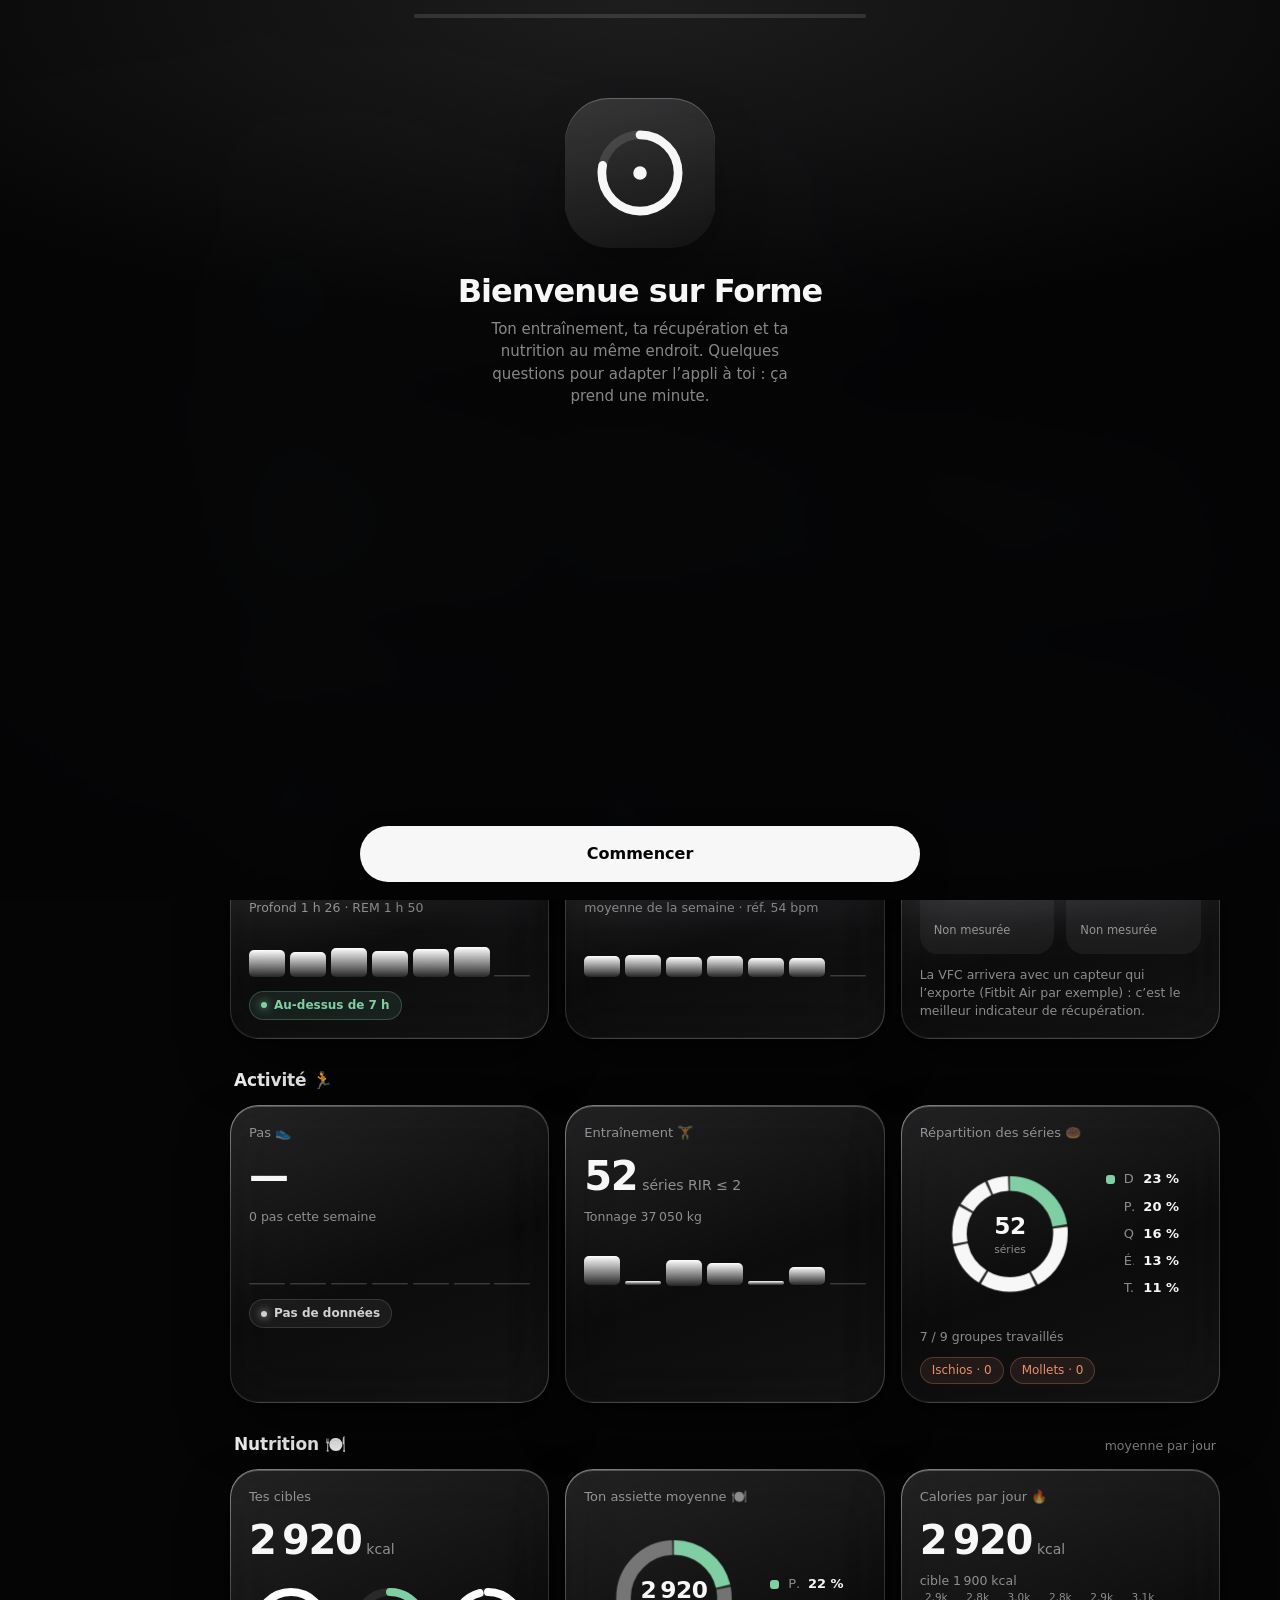
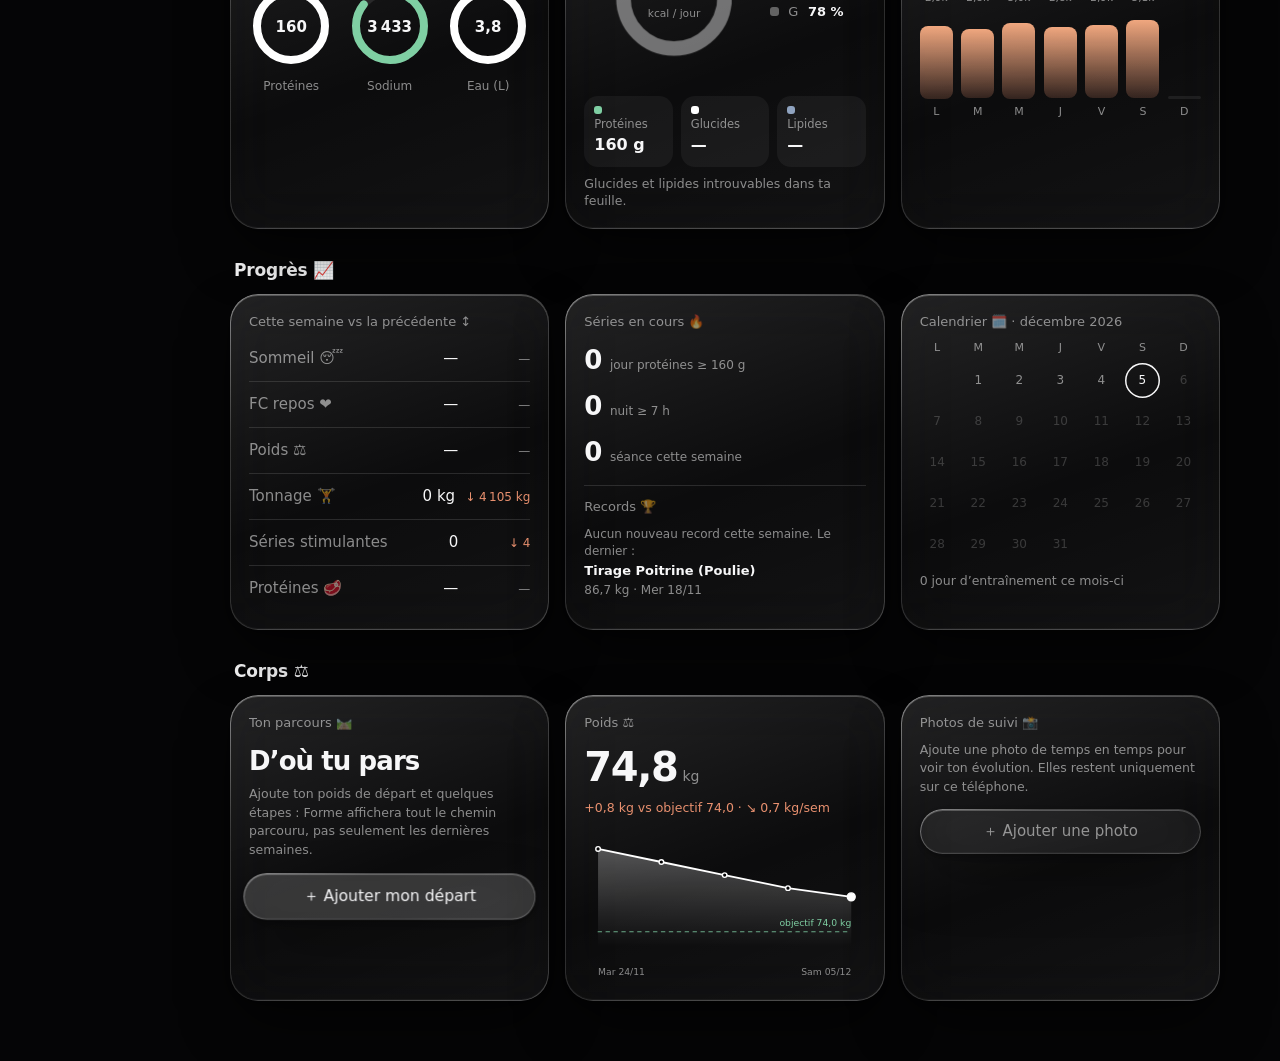
<file: index (3).html>
<!DOCTYPE html>
<html lang="fr"><head><meta charset="utf-8">
<meta name="viewport" content="width=device-width, initial-scale=1, viewport-fit=cover">
<meta name="color-scheme" content="dark">
<title>Forme</title>
<link rel="manifest" href="manifest.json">
<meta name="theme-color" content="#050506">
<meta name="mobile-web-app-capable" content="yes">
<meta name="apple-mobile-web-app-capable" content="yes">
<meta name="apple-mobile-web-app-status-bar-style" content="black-translucent">
<link rel="icon" href="icon-192.png">
<link rel="apple-touch-icon" href="icon-192.png">
<style>
:root{--bg:#050506;--t:#F7F7F8;--m:rgba(var(--fgr),.52);--l:rgba(var(--fgr),.12);--a:var(--fg);--b:var(--fg);--fg:#FFFFFF;--fgr:255,255,255;--bgr:5,5,6;--c:#9EA2AA;--ok:#7FCFA3;--ko:#E8906F;--sp:cubic-bezier(.34,1.4,.64,1);--ease:cubic-bezier(.22,1,.36,1);color-scheme:dark}
*{box-sizing:border-box;-webkit-tap-highlight-color:transparent}
html{background:var(--bg)}
body{margin:0;color:var(--t);font:15px/1.4 -apple-system,"SF Pro Text",Roboto,system-ui,sans-serif;font-variant-numeric:tabular-nums;-webkit-font-smoothing:antialiased;overflow-x:hidden}
button{font:inherit;color:inherit;background:none;border:0;cursor:pointer;padding:0}
.bg{position:fixed;inset:0;z-index:-1;overflow:hidden}
.bg i{position:absolute;width:110vmax;height:110vmax;border-radius:50%;opacity:.26;animation:drift 38s ease-in-out infinite alternate;will-change:transform}
.bg i:nth-child(1){background:radial-gradient(closest-side,#FFFFFF,rgba(255,255,255,0));left:-30vmax;top:-25vmax}
.bg i:nth-child(2){background:radial-gradient(closest-side,#A4A8B0,rgba(164,168,176,0));right:-35vmax;top:25vh;animation-delay:-12s}
.bg i:nth-child(3){background:radial-gradient(closest-side,#6A6E76,rgba(106,110,118,0));left:-10vmax;bottom:-35vmax;animation-delay:-24s;opacity:.14}
@keyframes drift{to{transform:translate(8vmax,6vmax) scale(1.12)}}
#app{max-width:430px;margin:0 auto;padding:0 0 120px}
#hd{position:sticky;top:0;z-index:6;padding:calc(env(safe-area-inset-top,0px) + 14px) 20px 10px;display:flex;justify-content:space-between;align-items:flex-end;border-bottom:1px solid transparent;transition:background .5s var(--ease),border-color .5s}
#hd.sc{background:rgba(var(--bgr),.5);-webkit-backdrop-filter:blur(24px) saturate(160%);backdrop-filter:blur(24px) saturate(160%);border-color:var(--l)}
h1{margin:0;font-size:var(--fs,34px);white-space:nowrap;overflow:hidden;text-overflow:ellipsis;font-weight:700;letter-spacing:-.035em;transition:font-size .5s var(--ease)}
#hd.sc h1{font-size:20px}
.sub{color:var(--m);font-size:13px;margin-top:2px;max-height:20px;transition:opacity .4s,max-height .4s}
#hd.sc .sub{opacity:0;max-height:0}
svg{width:20px;height:20px;fill:none;stroke:currentColor;stroke-width:1.6;stroke-linecap:round;stroke-linejoin:round}
.gb{width:40px;height:40px;border-radius:50%;display:grid;place-items:center;transition:transform .5s var(--sp)}
.g,.gb{background:linear-gradient(160deg,rgba(var(--fgr),.12),rgba(var(--fgr),.03) 55%,rgba(var(--fgr),.06));border:1px solid var(--l);-webkit-backdrop-filter:blur(28px) saturate(140%);backdrop-filter:blur(28px) saturate(140%);box-shadow:inset 0 1px 0 rgba(var(--fgr),.24),inset 0 -1px 0 rgba(var(--fgr),.04),0 26px 60px -14px rgba(0,0,0,.75),0 2px 8px rgba(0,0,0,.35)}
.gb:active{transform:scale(.9) rotate(60deg)}
.g{position:relative;border-radius:28px;padding:18px;transition:transform .5s var(--sp)}
.g::before,.gb::before{content:"";position:absolute;inset:-1px;border-radius:inherit;padding:1px;pointer-events:none;background:linear-gradient(155deg,rgba(255,255,255,.42),rgba(255,255,255,.06) 32%,rgba(255,255,255,0) 60%,rgba(255,255,255,.14));-webkit-mask:linear-gradient(#000 0 0) content-box,linear-gradient(#000 0 0);-webkit-mask-composite:xor;mask-composite:exclude}
.gb{position:relative}
.g.tap{cursor:pointer}.g.tap:active{transform:scale(.965)}
.view{display:none;padding:0 16px}.view.on{display:block;animation:in .6s var(--ease)}
@keyframes in{from{opacity:0;transform:translateY(14px) scale(.985)}}
.grid{display:grid;grid-template-columns:1fr 1fr;gap:12px;margin-top:14px}.full{grid-column:1/-1}
.lab{color:var(--m);font-size:13px}
.big{font-size:40px;font-weight:700;letter-spacing:-.035em;margin-top:6px;white-space:nowrap}
.big small,.val small{font-size:14px;color:var(--m);font-weight:500;margin-left:5px;letter-spacing:0}
.val{font-size:28px;font-weight:650;letter-spacing:-.025em;margin-top:6px;white-space:nowrap}
.empty{color:var(--m)}
.note{color:var(--m);font-size:12.5px;margin-top:4px}
.car{position:relative;display:flex;gap:12px;overflow-x:auto;scroll-snap-type:x mandatory;margin:-20px -16px -34px;padding:24px 16px 48px;scrollbar-width:none}
.car::-webkit-scrollbar{display:none}
.slide{flex:0 0 88%;scroll-snap-align:center;transition:transform .15s linear,opacity .15s linear}
.dots{position:relative;display:flex;justify-content:center;gap:6px;margin-top:10px}
.dots i{width:6px;height:6px;border-radius:3px;background:rgba(var(--fgr),.25);transition:width .5s var(--sp),background .4s}
.dots i.on{width:18px;background:var(--t)}
.sp{display:flex;gap:5px;align-items:flex-end;height:44px;margin-top:16px}
.sp i{flex:1;border-radius:5px;background:linear-gradient(180deg,var(--a),rgba(var(--fgr),.1));animation:grow .9s var(--ease) both;transform-origin:bottom}
@keyframes grow{from{transform:scaleY(0)}}
.rings{display:flex;justify-content:space-between;margin-top:16px}
.rg{position:relative;text-align:center;width:30%}
.rg svg{width:100%;height:auto;max-width:84px;transform:rotate(-90deg);stroke-width:8}
.rt{stroke:rgba(var(--fgr),.09)}.rf{stroke-linecap:round;animation:ring 1.3s var(--ease) both}
@keyframes ring{from{stroke-dashoffset:var(--c)}}
.rg b{position:absolute;top:30%;left:0;right:0;font-size:15px}
.rg span{display:block;color:var(--m);font-size:12px;margin-top:4px}
.tr{height:5px;background:rgba(var(--fgr),.1);border-radius:5px;overflow:hidden;margin-top:8px}
.tr i{display:block;height:100%;border-radius:5px;background:rgba(var(--fgr),.55);transition:width 1s var(--ease)}
.tr i.w{background:linear-gradient(90deg,#B85F3F,#F0A77F);box-shadow:0 0 14px rgba(232,144,111,.35)}.tr i.g{background:linear-gradient(90deg,#3F9A72,#A3E4C2);box-shadow:0 0 14px rgba(127,207,163,.35)}
.mrow{margin-top:14px}.mrow>div:first-child{display:flex;justify-content:space-between;font-size:13px}.mrow span:last-child{color:var(--m)}
.chips{display:flex;flex-wrap:wrap;gap:6px;margin-top:12px}
.chip{border:1px solid rgba(232,144,111,.28);background:rgba(232,144,111,.09);border-radius:99px;padding:4px 11px;font-size:12px;color:var(--ko)}
.pills{display:flex;gap:8px;overflow-x:auto;margin:0 -16px 12px;padding:2px 16px;scrollbar-width:none}.pills::-webkit-scrollbar{display:none}
.pill{flex:0 0 auto;padding:8px 16px;border-radius:99px;border:1px solid var(--l);background:rgba(var(--fgr),.05);color:var(--m);font-weight:500;transition:all .5s var(--sp)}
.pill.on{background:rgba(var(--fgr),.16);color:var(--t);transform:scale(1.04)}
.seg{position:relative;display:flex;padding:3px;border-radius:14px;margin-bottom:12px}
.seg button{position:relative;z-index:1;flex:1;padding:9px;color:var(--m);font-weight:500;transition:color .4s}.seg button.on{color:var(--t)}
.seg u{position:absolute;top:3px;bottom:3px;left:3px;width:calc(50% - 3px);border-radius:11px;background:rgba(var(--fgr),.15);transition:transform .6s var(--sp)}
.seg.y u{transform:translateX(100%)}
h2{font-size:17px;font-weight:600;margin:26px 4px 10px;letter-spacing:-.01em}
.row{display:flex;justify-content:space-between;gap:12px;padding:12px 0;border-bottom:1px solid var(--l)}.row:last-child{border:0}.row>span:first-child{color:var(--m)}
.lift{display:flex;justify-content:space-between;align-items:flex-start;gap:10px}.lift>div:last-child{flex:0 0 auto}.lift b{font-weight:600;font-size:16px}
.rm{text-align:right;white-space:nowrap;font-size:22px;font-weight:650;letter-spacing:-.02em}.rm small{font-size:12px;color:var(--m)}
.li{margin-bottom:12px;animation:in .6s var(--ease) both}
nav{position:fixed;left:0;right:0;bottom:0;display:flex;justify-content:center;padding:0 16px calc(env(safe-area-inset-bottom,0px) + 14px);pointer-events:none;z-index:8}
nav div{pointer-events:auto;position:relative;display:flex;padding:5px;border-radius:99px;background:rgba(30,30,32,.45);-webkit-backdrop-filter:blur(30px) saturate(180%);backdrop-filter:blur(30px) saturate(180%);border:1px solid var(--l);box-shadow:inset 0 1px 0 rgba(var(--fgr),.18),0 16px 40px rgba(0,0,0,.5)}
nav u{position:absolute;top:5px;bottom:5px;left:0;border-radius:99px;background:rgba(var(--fgr),.14);box-shadow:inset 0 1px 0 rgba(var(--fgr),.2);transition:transform .65s var(--sp),width .65s var(--sp)}
nav button{position:relative;z-index:1;display:flex;align-items:center;padding:11px 15px;border-radius:99px;color:var(--m);font-size:13.5px;font-weight:500;transition:color .4s}
nav button span{max-width:0;opacity:0;overflow:hidden;white-space:nowrap;transition:max-width .6s var(--sp),opacity .4s,margin .6s var(--sp)}
nav button.on span{max-width:100px;opacity:1;margin-left:7px}
nav button.on{color:var(--t)}nav button svg{width:18px;height:18px}
#ov{position:fixed;inset:0;background:rgba(0,0,0,.45);-webkit-backdrop-filter:blur(0);backdrop-filter:blur(0);opacity:0;pointer-events:none;transition:opacity .6s var(--ease),backdrop-filter .6s;z-index:10}
#sh{position:fixed;left:50%;bottom:0;top:6%;width:100%;max-width:430px;transform:translate(-50%,104%);transition:transform .7s var(--ease);overflow-y:auto;z-index:11;padding:10px 20px calc(env(safe-area-inset-bottom,0px) + 32px);border-radius:34px 34px 0 0;background:rgba(24,24,26,.68);-webkit-backdrop-filter:blur(40px) saturate(180%);backdrop-filter:blur(40px) saturate(180%);border:1px solid var(--l);border-bottom:0;box-shadow:inset 0 1px 0 rgba(var(--fgr),.18)}
body.open #ov{opacity:1;pointer-events:auto;-webkit-backdrop-filter:blur(6px);backdrop-filter:blur(6px)}
body.open #sh{transform:translate(-50%,46%)}body.open.full #sh{transform:translate(-50%,0)}
.grab{width:40px;height:5px;border-radius:3px;background:rgba(var(--fgr),.28);margin:0 auto 14px;cursor:pointer;position:relative}
.grab:after{content:"";position:absolute;inset:-14px -40px}
.st{color:rgba(var(--fgr),.62);font-size:12.5px;font-weight:600;letter-spacing:.02em;margin:22px 4px 2px}
.nl{color:var(--m);font-size:12.5px;margin:8px 4px 0;line-height:1.45}
.sh-h{display:flex;justify-content:space-between;align-items:center;margin-bottom:8px}
.bars{display:flex;gap:8px;height:130px;margin-bottom:6px}
.b{flex:1;display:flex;flex-direction:column;gap:6px;align-items:center}.col{flex:1;width:100%;display:flex;align-items:flex-end}
.col i{width:100%;border-radius:8px;background:linear-gradient(180deg,var(--a),rgba(var(--fgr),.1));transform-origin:bottom;animation:grow .9s var(--ease) both}
.b.n i{background:rgba(var(--fgr),.07)}.b span{font-size:11px;color:var(--m)}.b em{font-size:10.5px;color:var(--m);font-style:normal;min-height:13px}
.sr{display:flex;align-items:center;gap:14px;padding:14px 16px;border-radius:22px;margin-bottom:10px}
.sr b{display:block;font-weight:600;white-space:nowrap;overflow:hidden;text-overflow:ellipsis}
.ic{flex:0 0 auto;width:42px;height:42px;border-radius:13px;display:grid;place-items:center}
.srch{width:100%;padding:13px 18px;border-radius:18px;color:var(--t);font:inherit;outline:none}
.srch::placeholder{color:var(--m)}
.rc{padding:16px 18px;border-radius:22px;margin-top:10px}.rc .rt{font-weight:600;font-size:16px}
.kv{display:grid;grid-template-columns:1fr 1fr;gap:10px 16px;margin-top:12px}
.kv span{display:block;color:var(--m);font-size:11.5px;line-height:1.3}.kv b{font-weight:550;font-size:14.5px;word-break:break-word}
.tw{padding:0;overflow:auto;border-radius:22px;margin-top:10px}
.tw table{border-collapse:collapse;font-size:13px;min-width:100%}
.tw th,.tw td{padding:10px 12px;border-bottom:1px solid var(--l);white-space:nowrap;text-align:left}
.tw td.lg{white-space:normal;min-width:220px}
.tw th{color:var(--m);font-weight:500;font-size:12px}
.tw td:first-child,.tw th:first-child{position:sticky;left:0;background:rgba(20,22,30,.94);z-index:1}
.tw tr.sec td{position:static;background:none;color:var(--a);font-weight:600;font-size:12.5px;padding-top:18px;white-space:normal}
.fade{position:fixed;left:0;right:0;pointer-events:none;z-index:5}.ft{top:0;height:70px;background:linear-gradient(var(--bg),rgba(var(--bgr),0))}.fb{bottom:0;height:150px;background:linear-gradient(rgba(var(--bgr),0),rgba(var(--bgr),.92) 80%)}
@keyframes fl{0%,100%{translate:0 0}50%{translate:0 -4px}}
.slide,.hero-c,.grid>.g,#v-force>.g:first-child{animation:fl 7s ease-in-out infinite}.grid>.g:nth-child(2n){animation-delay:-2.3s}.grid>.g:nth-child(3n){animation-delay:-4.1s}.slide:nth-child(2){animation-delay:-1.7s}.slide:nth-child(3){animation-delay:-3.4s}
nav div{animation:fl 9s ease-in-out infinite}
.big,h1{font-family:-apple-system,"SF Pro Display",Roboto,system-ui,sans-serif}
.tok{color:var(--ok)!important}.tko{color:var(--ko)!important}
.bd{display:inline-flex;align-items:center;gap:7px;padding:5px 11px;border-radius:99px;font-size:12px;font-weight:550;white-space:nowrap}
.bd i{width:6px;height:6px;border-radius:50%;background:currentColor;box-shadow:0 0 8px currentColor}
.bd.ok{color:var(--ok);background:rgba(127,207,163,.1);border:1px solid rgba(127,207,163,.26)}.bd.ko{color:var(--ko);background:rgba(232,144,111,.1);border:1px solid rgba(232,144,111,.26)}.bd.nt{color:rgba(var(--fgr),.8);background:rgba(var(--fgr),.06);border:1px solid var(--l)}
.col i.ko{background:linear-gradient(180deg,#F0A77F,rgba(232,144,111,.18))}.col i.ok{background:linear-gradient(180deg,#A3E4C2,rgba(127,207,163,.18))}
.sp i.ko{background:linear-gradient(180deg,#F0A77F,rgba(232,144,111,.15))}
.hero{display:flex;gap:18px;align-items:center;margin-top:6px}.hero .hr{position:relative;flex:0 0 118px;height:118px}.hero .hr svg{width:118px;height:118px;transform:rotate(-90deg);stroke-width:9}
.hero .hr b{position:absolute;inset:0;display:grid;place-items:center;font-size:36px;font-weight:700;letter-spacing:-.03em}
.al{display:flex;gap:12px;align-items:flex-start;padding:10px 0;border-bottom:1px solid var(--l);font-size:13.5px;line-height:1.4}.al:last-child{border:0;padding-bottom:2px}
.al i{flex:0 0 8px;height:8px;border-radius:50%;margin-top:6px;box-shadow:0 0 10px currentColor;background:currentColor}
.ln text.ax{fill:var(--m)}.ln text{stroke:none;font-family:inherit;font-weight:500}.ln{width:100%;height:auto;display:block;margin:4px 0 2px;overflow:visible}.ln .dr{stroke-dasharray:1200;stroke-dashoffset:1200;animation:draw 1.6s var(--ease) forwards}
@keyframes draw{to{stroke-dashoffset:0}}
#toast{position:fixed;left:50%;top:calc(env(safe-area-inset-top,0px) + 12px);transform:translate(-50%,-180%);padding:10px 18px;border-radius:99px;z-index:20;font-size:13px;white-space:nowrap;transition:transform .6s var(--sp)}#toast.on{transform:translate(-50%,0)}
.srch[type=password]:not(:placeholder-shown){letter-spacing:.15em}

/* ---------- Mode clair ---------- */
body.light{--bg:#EEF0F3;--t:#0D0E11;--m:rgba(13,14,17,.55);--l:rgba(13,14,17,.08);--fg:#16171B;--fgr:22,23,27;--bgr:238,240,243;color-scheme:light}
html.light{background:#EEF0F3}
body.light .bg i{opacity:.7}body.light .bg i:nth-child(1){background:radial-gradient(closest-side,#FFFFFF,rgba(255,255,255,0))}body.light .bg i:nth-child(2){background:radial-gradient(closest-side,#C9CED8,rgba(201,206,216,0))}body.light .bg i:nth-child(3){background:radial-gradient(closest-side,#DCE6EF,rgba(220,230,239,0))}
body.light .g,body.light .gb{background:linear-gradient(160deg,rgba(255,255,255,.92),rgba(255,255,255,.62) 55%,rgba(255,255,255,.78));border-color:rgba(13,14,17,.06);box-shadow:inset 0 1px 0 #fff,0 22px 50px -20px rgba(30,36,52,.28),0 2px 6px rgba(30,36,52,.07)}
body.light nav div{background:rgba(255,255,255,.72);box-shadow:inset 0 1px 0 #fff,0 16px 40px rgba(30,36,52,.18)}
body.light #sh{background:rgba(246,247,249,.88)}
body.light #hd.sc{background:rgba(238,240,243,.7)}
body.light .col i,body.light .sp i{background:linear-gradient(180deg,#2A2C33,rgba(22,23,27,.12))}
body.light .col i.ko,body.light .sp i.ko{background:linear-gradient(180deg,#D9744F,rgba(217,116,79,.15))}
body.light .col i.ok{background:linear-gradient(180deg,#3E9E73,rgba(62,158,115,.15))}
body.light .tr i.g{background:linear-gradient(90deg,#2F8A62,#69C79A)}body.light .tr i.w{background:linear-gradient(90deg,#B4532F,#E58C67)}
body.light{--ok:#2F9467;--ko:#D46A43}

/* ---------- Salutation, interrupteur, onglets de la feuille ---------- */
.hi{font-size:13px;color:var(--m);margin-top:3px}
.sw{position:relative;width:52px;height:32px;border-radius:99px;background:rgba(var(--fgr),.14);transition:background .4s;flex:0 0 auto}
.sw i{position:absolute;top:3px;left:3px;width:26px;height:26px;border-radius:50%;background:#fff;box-shadow:0 3px 8px rgba(0,0,0,.25);transition:transform .5s var(--sp)}
.sw.on{background:var(--ok)}.sw.on i{transform:translateX(20px)}
.setrow{display:flex;align-items:center;justify-content:space-between;gap:14px;padding:14px 18px;border-radius:20px;margin-bottom:10px}
#subnav{position:fixed;left:0;right:0;bottom:calc(env(safe-area-inset-bottom,0px) + 84px);z-index:7;display:flex;justify-content:center;padding:0 16px;pointer-events:none;opacity:0;transform:translateY(16px);transition:opacity .45s var(--ease),transform .6s var(--sp)}
body.tab-data #subnav{opacity:1;transform:none}
#subnav div{pointer-events:auto;max-width:398px;width:100%;display:flex;gap:6px;overflow-x:auto;padding:6px;border-radius:99px;scrollbar-width:none;-webkit-mask:linear-gradient(90deg,transparent,#000 14px,#000 calc(100% - 14px),transparent)}
#subnav div::-webkit-scrollbar{display:none}
#subnav button{flex:0 0 auto;display:flex;align-items:center;gap:6px;padding:8px 14px;border-radius:99px;font-size:13px;font-weight:500;color:var(--m);transition:background .4s,color .4s}
#subnav button svg{width:15px;height:15px}
#subnav button.on{background:rgba(var(--fgr),.14);color:var(--t)}
body.tab-data #app{padding-bottom:180px}
#sn,#toast,.gb{-webkit-backdrop-filter:blur(24px) saturate(150%);backdrop-filter:blur(24px) saturate(150%)}
/* transition de thème */
::view-transition-old(root),::view-transition-new(root){animation:none;mix-blend-mode:normal}
::view-transition-new(root){z-index:2}
html.tt *,html.tt *::before{transition:background-color .9s ease,color .9s ease,border-color .9s ease,box-shadow .9s ease,fill .9s ease,stroke .9s ease!important}
/* emoji */
.emo{display:inline-block;margin-left:.18em;transform-origin:70% 75%;animation:wave 2.4s ease-in-out .5s 1}
@keyframes wave{0%,60%,100%{rotate:0deg}10%{rotate:16deg}20%{rotate:-9deg}30%{rotate:14deg}40%{rotate:-5deg}50%{rotate:9deg}}
/* camemberts */
.dn{width:136px;height:136px;flex:0 0 136px}.dn .ds{animation:dsin 1s var(--ease) both}
@keyframes dsin{from{opacity:0;stroke-width:4}}
.dn .dv{fill:var(--t);font-size:24px;font-weight:700;letter-spacing:-.02em;stroke:none}.dn .dl{fill:var(--m);font-size:11px;stroke:none}
.dw{display:flex;align-items:center;gap:16px;margin-top:8px}
.lg{flex:1;min-width:0;display:flex;flex-direction:column;gap:9px}
.lg div{display:flex;align-items:center;gap:9px;font-size:13px}.lg i{flex:0 0 9px;height:9px;border-radius:3px}
.lg span{flex:1;min-width:0;white-space:nowrap;overflow:hidden;text-overflow:ellipsis;color:var(--m)}.lg b{font-weight:600}
.lg.row{flex-direction:row;flex-wrap:wrap;gap:14px;margin:6px 0 4px}
.col.st{flex-direction:column-reverse;justify-content:flex-start;gap:2px}.col.st i{border-radius:4px;animation:grow .9s var(--ease) both;transform-origin:bottom}
.av{padding:0;overflow:hidden;font-weight:650;font-size:16px}.av img,.avl img{width:100%;height:100%;object-fit:cover;display:block}
.avl{position:relative;width:104px;height:104px;border-radius:50%;overflow:visible;background:rgba(var(--fgr),.12);display:inline-grid;place-items:center;font-size:40px;font-weight:700;box-shadow:0 18px 40px -12px rgba(0,0,0,.6),inset 0 1px 0 rgba(var(--fgr),.25)}
.avl img{border-radius:50%}.avl em{position:absolute;right:-2px;bottom:-2px;width:32px;height:32px;border-radius:50%;background:var(--t);color:var(--bg);font-style:normal;font-size:15px;display:grid;place-items:center;box-shadow:0 4px 12px rgba(0,0,0,.35)}
.thr{display:flex;gap:8px;margin-top:10px}.thr div{flex:1;position:relative;aspect-ratio:3/4;border-radius:16px;overflow:hidden}.thr img,.pgr img{width:100%;height:100%;object-fit:cover;display:block}
.thr span,.pgr span{position:absolute;left:0;right:0;bottom:0;padding:16px 8px 6px;font-size:11px;color:#fff;background:linear-gradient(transparent,rgba(0,0,0,.65))}
.pgr{display:grid;grid-template-columns:1fr 1fr 1fr;gap:8px;margin-top:12px}.pgr div{position:relative;aspect-ratio:3/4;border-radius:16px;overflow:hidden;cursor:pointer}
.cmpx{position:relative;aspect-ratio:3/4;border-radius:24px;overflow:hidden;background:#000}.cmpx img{position:absolute;inset:0;width:100%;height:100%;object-fit:cover}
.cmpx .bf{clip-path:inset(0 50% 0 0)}.cmpx i{position:absolute;top:0;bottom:0;left:50%;width:2px;margin-left:-1px;background:#fff;box-shadow:0 0 12px rgba(0,0,0,.5)}
.cmpx span{position:absolute;max-width:62%;padding:5px 10px;border-radius:99px;font-size:11.5px;color:#fff;background:rgba(0,0,0,.45);-webkit-backdrop-filter:blur(10px);backdrop-filter:blur(10px)}.cmpx .l{left:10px;top:10px}.cmpx .r{right:10px;bottom:10px}
.rng{width:100%;margin:14px 0 4px;accent-color:var(--t)}
.row.cmp{align-items:center}.row.cmp>span:last-child{display:flex;gap:10px;align-items:baseline}.dt{font-size:12px;color:var(--m);min-width:62px;text-align:right}
.stk{display:flex;align-items:baseline;gap:8px;margin-top:10px}.stk b{font-size:26px;font-weight:700;letter-spacing:-.02em}.stk span{font-size:12px;color:var(--m);line-height:1.3}
.rec{display:flex;flex-direction:column;gap:2px;margin-top:10px;font-size:13px}.rec b{font-weight:600}.rec span{font-size:12px;color:var(--m)}
.cal{display:grid;grid-template-columns:repeat(7,1fr);gap:6px;margin-top:8px}.cal i{aspect-ratio:1;border-radius:50%;display:grid;place-items:center;font-style:normal;font-size:12px;color:var(--m)}
.cal.hd i{aspect-ratio:auto;font-size:11px}.cal i.on{background:linear-gradient(145deg,#A3E4C2,#4FAE82);color:#0b1a12;font-weight:650;box-shadow:0 4px 14px rgba(127,207,163,.35)}
.cal i.td{box-shadow:inset 0 0 0 1.5px var(--t);color:var(--t)}.cal i.fu{opacity:.35}
.exa{display:block;overflow:visible;stroke-width:initial}.exa line,.exa path,.exa rect,.exa circle{vector-effect:non-scaling-stroke}
.exa .bd line{stroke:var(--t);stroke-width:2.6;stroke-linecap:round}.exa .b2{opacity:.4}
.exa .hd{fill:var(--t);stroke:none}.exa .pl{fill:rgba(var(--fgr),.18);stroke:var(--t);stroke-width:1.6}.exa .gp{fill:var(--t)}
.exa .cb{stroke:var(--m);stroke-width:1;stroke-dasharray:2 2}.exa .eqs{fill:rgba(var(--fgr),.14);stroke:rgba(var(--fgr),.35);stroke-width:1.4;stroke-linecap:round}
.exa .gr{stroke:rgba(var(--fgr),.18);stroke-width:1.2}
.exi{flex:0 0 58px;height:58px;border-radius:18px;display:grid;place-items:center;background:rgba(var(--fgr),.07);box-shadow:inset 0 1px 0 rgba(var(--fgr),.12)}
.lift{align-items:center}.rc{position:relative}.rcx{position:absolute;top:14px;right:14px;flex:none;width:52px;height:52px}
.exh{display:grid;place-items:center;margin:10px auto 0;width:210px;height:190px;border-radius:36px;background:radial-gradient(circle at 50% 40%,rgba(var(--fgr),.1),rgba(var(--fgr),.02) 70%);box-shadow:inset 0 1px 0 rgba(var(--fgr),.14)}
.nav-av{display:grid;place-items:center;width:22px;height:22px;border-radius:50%;overflow:hidden;font-style:normal}.nav-av svg{width:18px;height:18px}
.nav-av.ph{box-shadow:0 0 0 1.5px var(--t)}.nav-av img{width:100%;height:100%;object-fit:cover}
.moih{display:flex;align-items:center;gap:18px;margin-top:6px}.moih .avl{flex:0 0 96px;width:96px;height:96px}
.b3w{padding-bottom:14px;background:radial-gradient(120% 70% at 50% 45%,rgba(var(--fgr),.08),transparent 70%),linear-gradient(160deg,rgba(var(--fgr),.12),rgba(var(--fgr),.03) 55%,rgba(var(--fgr),.06))}
.b3c{display:block;width:100%;height:330px;touch-action:pan-y;cursor:grab}
.msg{display:grid;grid-template-columns:1fr 1fr 1fr;gap:14px 10px}.msg span{display:block;font-size:11.5px;color:var(--m)}.msg b{font-size:18px;font-weight:650;white-space:nowrap}.msg b small{font-size:11px;color:var(--m);font-weight:500}.msg em{display:block;font-style:normal;font-size:11px}
.mfg{display:grid;grid-template-columns:1fr 1fr;gap:10px;margin-top:12px}.mfg label span{display:block;font-size:12px;color:var(--m);margin:0 4px 5px}
.tmb{font-size:56px;font-weight:700;letter-spacing:-.04em;text-align:center;margin:8px 0 6px;font-variant-numeric:tabular-nums}.tmb small{font-size:26px;color:var(--m);font-weight:600}
.tmr{display:flex;gap:10px;justify-content:center}.tmr .pill{padding:12px 18px;text-decoration:none;text-align:center}.tmgo{min-width:120px;font-weight:600}.tmgo.ko{color:var(--ko)}
.tmring{position:relative;width:180px;height:180px;margin:6px auto 4px}.tmring svg{width:180px;height:180px}.tmring b{position:absolute;inset:0;display:grid;place-items:center;font-size:44px;font-weight:700;letter-spacing:-.03em}
.spf{width:100%;border-radius:14px;display:block;margin-top:8px;border:0}
.dv{display:flex;gap:14px;align-items:flex-start;padding:14px 0;border-bottom:1px solid var(--l)}.dv:last-child{border:0}.dvi{background:rgba(var(--fgr),.08);flex:0 0 auto}
.hrl{display:flex;align-items:baseline;gap:8px;margin:6px 0 2px}.hrl b{font-size:34px;font-weight:700;letter-spacing:-.03em}.hrl small{color:var(--m)}
.hb{color:var(--ko);font-size:20px;animation:hb 1s ease-in-out infinite}@keyframes hb{0%,100%{transform:scale(1)}20%{transform:scale(1.25)}40%{transform:scale(1)}}
/* accueil */
#ob{position:fixed;inset:0;z-index:40;display:none;flex-direction:column;padding:calc(env(safe-area-inset-top,0px) + 14px) 20px calc(env(safe-area-inset-bottom,0px) + 18px);background:radial-gradient(120% 60% at 50% 0%,rgba(var(--fgr),.1),transparent 60%),rgba(var(--bgr),.97);-webkit-backdrop-filter:blur(30px) saturate(150%);backdrop-filter:blur(30px) saturate(150%)}
#ob.on{display:flex;animation:obin .8s var(--ease)}#ob.out{display:flex;animation:obout .6s var(--ease) forwards}
@keyframes obin{from{opacity:0;transform:scale(1.04)}}@keyframes obout{to{opacity:0;transform:scale(.97)}}
#ob>*{width:100%;max-width:430px;margin-left:auto;margin-right:auto}
.obtop{display:flex;align-items:center;gap:14px}.obtop>span{width:40px}.obpr{flex:1;height:4px;border-radius:4px;background:rgba(var(--fgr),.12);overflow:hidden}.obpr i{display:block;height:100%;background:var(--t);border-radius:4px;transition:width .7s var(--sp)}
.obs{flex:1;overflow-y:auto;padding:26px 2px 10px}@keyframes obsl{from{opacity:0;transform:translateX(28px)}}
.obt{font-size:32px;font-weight:700;letter-spacing:-.03em;margin:4px 2px 8px;line-height:1.12}.obp{color:var(--m);margin:0 2px 22px;line-height:1.5}
.obhero{text-align:center;padding-top:6vh}.obhero .obp{max-width:320px;margin:0 auto}.oblogo{width:150px;height:150px;margin:0 auto 26px;border-radius:44px;display:grid;place-items:center;background:linear-gradient(160deg,rgba(var(--fgr),.14),rgba(var(--fgr),.03));box-shadow:inset 0 1px 0 rgba(var(--fgr),.25),0 30px 60px -20px rgba(0,0,0,.6)}
.oblogo svg{width:104px;height:104px}.oblr{animation:oblr 1.6s var(--ease) both}@keyframes oblr{from{stroke-dashoffset:276}}
.obg1,.obg2,.obg3{display:grid;gap:10px}.obg2{grid-template-columns:1fr 1fr}.obg3{grid-template-columns:1fr 1fr 1fr;margin-top:14px}
.obc{padding:16px 14px;border-radius:20px;text-align:left;font-weight:600;font-size:15px;transition:transform .5s var(--sp),box-shadow .4s}.obc small{display:block;font-weight:400;font-size:12.5px;color:var(--m);margin-top:3px;line-height:1.35}
.obc.on{box-shadow:inset 0 0 0 1.5px var(--t),0 10px 30px -10px rgba(0,0,0,.5);transform:scale(1.02)}.obc:active{transform:scale(.97)}
.obf span{display:block;font-size:12px;color:var(--m);margin:0 4px 6px}.obi{display:flex;align-items:center;border-radius:16px;padding:0 14px}.obi input{flex:1;min-width:0;width:100%;background:none;border:0;outline:none;color:var(--t);font:inherit;font-size:19px;font-weight:600;padding:13px 0}
.obi em{font-style:normal;color:var(--m);font-size:12px;white-space:nowrap}.obi.big input{font-size:26px;padding:16px 4px}
.obst{display:flex;align-items:center;justify-content:space-between;border-radius:20px;padding:8px}.obst button{width:52px;height:52px;border-radius:16px;font-size:24px;background:rgba(var(--fgr),.08)}.obst b{font-size:34px;font-weight:700}
.obtg .obi input{font-size:17px}.obbot{padding-top:10px}.obbot .note{min-height:18px;text-align:center;margin-bottom:8px}
.obgo{width:100%;padding:17px;border-radius:99px;background:var(--t);color:var(--bg);font-weight:650;font-size:16px;box-shadow:0 18px 40px -14px rgba(0,0,0,.6);transition:transform .4s var(--sp)}.obgo:active{transform:scale(.97)}
body.obo nav,body.obo #hd{filter:blur(6px);opacity:.4}
/* conseil */
.tipc{display:flex;gap:14px;align-items:flex-start}.tipe{flex:0 0 44px;height:44px;border-radius:14px;display:grid;place-items:center;font-size:22px;background:rgba(var(--fgr),.08)}.tipt{margin-top:4px;line-height:1.5;font-size:14px}
/* niveaux */
.lvr{display:flex;align-items:center;justify-content:space-between;gap:10px;margin-top:12px;flex-wrap:wrap}
.lvc{display:inline-flex;align-items:center;gap:8px;padding:5px 11px 5px 8px;border-radius:99px;font-size:12.5px;font-weight:600;color:var(--lc);background:rgba(var(--fgr),.07);box-shadow:inset 0 0 0 1px rgba(var(--fgr),.1)}
.lvc i{display:flex;gap:2px;align-items:flex-end}.lvc i b{width:3px;border-radius:2px;background:rgba(var(--fgr),.2)}.lvc i b:nth-child(1){height:5px}.lvc i b:nth-child(2){height:7px}.lvc i b:nth-child(3){height:9px}.lvc i b:nth-child(4){height:11px}.lvc i b:nth-child(5){height:13px}.lvc i b.on{background:var(--lc)}
/* trophées */
.mdl{display:block;flex:0 0 auto;filter:drop-shadow(0 4px 10px rgba(0,0,0,.35))}.mdl.lk{filter:grayscale(1) brightness(.55) contrast(.9);opacity:.55}
.trh{display:flex;gap:16px;align-items:center}.trlv{position:relative;width:64px;height:64px;flex:0 0 64px}.trlv svg{width:64px;height:64px}.trlv b{position:absolute;inset:0;display:grid;place-items:center;font-size:22px;font-weight:700}
.trct{display:flex;gap:12px;margin-top:6px}.trct span{display:flex;align-items:center;gap:4px;font-weight:600;font-size:14px}
.trrec{display:flex;gap:8px;margin-top:14px}.trrec div{flex:1;display:flex;flex-direction:column;align-items:center;gap:6px;text-align:center;font-size:11.5px;padding:12px 6px;border-radius:16px;background:rgba(var(--fgr),.05)}
.trnx{margin-top:12px;padding:14px 16px;border-radius:20px}
.trfh{display:flex;justify-content:space-between;align-items:baseline;margin:20px 4px 8px}.trfh b{font-size:16px}
.trr{display:flex;gap:14px;align-items:flex-start;padding:14px 0;border-bottom:1px solid var(--l)}.trr:last-child{border:0}.trr:not(.got) b{color:var(--m)}
.trn{display:flex;align-items:center;gap:8px;flex-wrap:wrap}.trn small{font-size:10.5px;font-weight:600;padding:2px 7px;border-radius:99px;background:rgba(var(--fgr),.08)}
.ttb{color:#D99A6C}.tta{color:#AEB6C4}.tto{color:#E0B142}.ttp{color:#9DB6EE}
#trb{background:rgba(var(--bgr),.86)!important;position:fixed;left:50%;top:calc(env(safe-area-inset-top,0px) + 10px);z-index:50;width:min(398px,calc(100% - 24px));display:flex;gap:12px;align-items:center;padding:12px 16px;border-radius:24px;transform:translate(-50%,-160%);transition:transform .7s var(--sp);cursor:pointer}
#trb.on{transform:translate(-50%,0)}#trb b{display:block;font-size:15px}#trb em{margin-left:auto;font-style:normal;font-weight:700;color:#E0B142;font-size:13px}.trbk{font-size:11.5px;color:var(--m)}
/* 3D */
.b3in{position:relative}.b3w8{position:absolute;inset:0;display:grid;place-items:center;color:var(--m);font-size:13px;opacity:0;pointer-events:none;transition:opacity .4s}.b3w8.on{opacity:1}
.b3fl{position:absolute;left:18%;right:18%;bottom:6px;height:26px;border-radius:50%;background:radial-gradient(closest-side,rgba(var(--fgr),.22),rgba(var(--fgr),0));pointer-events:none}
/* accueil animé */
.obs{flex:1;overflow-y:auto;padding:26px 2px 10px}
.obs.inR{animation:obinR .55s var(--ease) both}.obs.inL{animation:obinL .55s var(--ease) both}.obs.lvL{animation:oblvL .23s ease-in forwards}.obs.lvR{animation:oblvR .23s ease-in forwards}
@keyframes obinR{from{opacity:0;transform:translateX(40px)}}@keyframes obinL{from{opacity:0;transform:translateX(-40px)}}
@keyframes oblvL{to{opacity:0;transform:translateX(-40px)}}@keyframes oblvR{to{opacity:0;transform:translateX(40px)}}
.obc{position:relative;transition:transform .5s var(--sp),box-shadow .45s var(--ease),background .45s var(--ease)}
.obc.on{background:linear-gradient(160deg,rgba(var(--fgr),.2),rgba(var(--fgr),.06))}
.pop{animation:pop .5s var(--sp)}@keyframes pop{35%{transform:scale(1.06)}}
.thumb{position:fixed;z-index:60;width:40px;height:40px;border-radius:50%;display:grid;place-items:center;font-size:20px;pointer-events:none;background:rgba(var(--fgr),.16);-webkit-backdrop-filter:blur(14px);backdrop-filter:blur(14px);box-shadow:inset 0 1px 0 rgba(var(--fgr),.3),0 10px 24px -8px rgba(0,0,0,.55);animation:thumb 1s var(--ease) forwards}
@keyframes thumb{0%{opacity:0;transform:scale(.3) rotate(-20deg)}28%{opacity:1;transform:scale(1.18) rotate(6deg)}45%{transform:scale(1) rotate(0)}72%{opacity:1;transform:translateY(-4px)}100%{opacity:0;transform:translateY(-24px) scale(.9)}}
.obst b{display:inline-block}.shk{animation:shk .4s ease}@keyframes shk{20%,60%{transform:translateX(-6px)}40%,80%{transform:translateX(6px)}}
/* niveau joueur */
.lvh{text-align:center;padding:22px 18px 18px}
.lvring{position:relative;margin:0 auto}.lvring svg{display:block;transform:rotate(-90deg);overflow:visible}
.lvarc{animation:lvarc 1.8s var(--ease) both;filter:drop-shadow(0 0 10px rgba(233,188,76,.45))}@keyframes lvarc{from{stroke-dashoffset:var(--c)}}
.lvdisc{position:absolute;inset:26px;border-radius:50%;display:flex;flex-direction:column;align-items:center;justify-content:center;gap:2px;
  background:radial-gradient(circle at 34% 24%,rgba(var(--fgr),.26),rgba(var(--fgr),.05) 58%,rgba(var(--fgr),.08));-webkit-backdrop-filter:blur(12px);backdrop-filter:blur(12px);
  box-shadow:inset 0 1.5px 0 rgba(var(--fgr),.38),inset 0 -14px 30px rgba(0,0,0,.22),0 22px 44px -16px rgba(0,0,0,.65)}
.lvdisc small{font-size:12px;color:var(--m)}.lvdisc b{font-size:62px;font-weight:800;line-height:1;letter-spacing:-.05em;background:linear-gradient(180deg,var(--t) 30%,rgba(var(--fgr),.5));-webkit-background-clip:text;background-clip:text;color:transparent}
.lvdisc em{font-style:normal;font-size:14px;font-weight:700}
.xpl{display:flex;justify-content:space-between;font-size:12.5px;color:var(--m);margin:16px 2px 0}.xpl b{color:var(--t);font-size:15px}
.xpb{position:relative;height:14px;border-radius:99px;background:rgba(var(--fgr),.08);box-shadow:inset 0 1px 3px rgba(0,0,0,.35),inset 0 0 0 1px rgba(var(--fgr),.06);overflow:hidden;margin:7px 0 8px}
.xpb i{position:absolute;left:0;top:0;bottom:0;border-radius:99px;background:var(--xc,linear-gradient(90deg,#B98A2A,#F3D27A));box-shadow:0 0 14px rgba(233,188,76,.45);animation:xpf 1.5s var(--ease) both;overflow:hidden}
.xpb i::after{content:"";position:absolute;inset:0;background:linear-gradient(100deg,transparent 35%,rgba(255,255,255,.55) 50%,transparent 65%);background-size:250% 100%;animation:shim 2.6s linear infinite}
.xpb s{position:absolute;top:3px;bottom:3px;width:1px;background:rgba(var(--fgr),.18)}
@keyframes xpf{from{width:0}}@keyframes shim{from{background-position:150% 0}to{background-position:-150% 0}}
.xps{display:flex;gap:8px;justify-content:center;flex-wrap:wrap;margin-top:12px}.xps span{padding:6px 11px;border-radius:99px;background:rgba(var(--fgr),.07);font-size:12px;color:var(--m)}.xps b{color:var(--t)}
/* niveau d'un exercice */
.lvex{margin-top:14px}.lvexh{display:flex;align-items:center;gap:16px}.lvexh .lvring{margin:0;flex:0 0 auto}
.ladw{display:flex;flex-direction:column;gap:6px;margin-top:16px}
.lad{display:flex;align-items:center;gap:12px;padding:10px 12px;border-radius:14px;background:rgba(var(--fgr),.04)}.lad i{width:24px;height:24px;border-radius:50%;display:grid;place-items:center;font-style:normal;font-size:11px;background:rgba(var(--fgr),.08)}
.lad b{flex:1;font-weight:600}.lad span{color:var(--m);font-size:13px}
.lad.ok i{background:var(--lc);color:#0b0b0c}.lad.cur{background:rgba(var(--fgr),.1);box-shadow:inset 0 0 0 1.5px var(--lc)}.lad.cur b{color:var(--lc)}.lad.cur i{color:var(--lc)}.lad.lk{opacity:.55}
/* passage de niveau */
#lvup{position:fixed;inset:0;z-index:70;display:none;align-items:center;justify-content:center;padding:24px;background:rgba(var(--bgr),.78);-webkit-backdrop-filter:blur(24px);backdrop-filter:blur(24px)}
#lvup.on{display:flex;animation:obin .7s var(--ease)}.lvupb{width:100%;max-width:360px;text-align:center;position:relative}
.lvupb .lvring{animation:lvpop 1s var(--sp) both}@keyframes lvpop{from{transform:scale(.4);opacity:0}}
.lvsp{position:absolute;left:50%;top:100px;width:0;height:0}.lvsp i{position:absolute;width:8px;height:8px;border-radius:50%;background:#E9BC4C;opacity:0;animation:spark 1.2s var(--ease) both}
.lvsp i:nth-child(3n){background:#7FCFA3}.lvsp i:nth-child(3n+1){background:var(--t)}
@keyframes spark{0%{opacity:0;transform:translate(0,0) scale(.4)}30%{opacity:1}100%{opacity:0;transform:translate(var(--x),var(--y)) scale(1)}}
.sth{display:flex;justify-content:space-between;align-items:baseline;margin:22px 4px 0}.sth h2{margin:0}.sth+.car{margin-top:-14px}
#v-week>.sth:first-of-type,#dmb+.sth{margin-top:8px}
.car .slide{display:flex;flex-direction:column}.car .slide .hero{flex:1}
.duo{display:grid;grid-template-columns:1fr 1fr;gap:12px;margin-top:10px}.duo div{padding:14px;border-radius:18px;background:rgba(var(--fgr),.05)}.duo span{display:block;font-size:12px;color:var(--m)}.duo b{display:block;font-size:26px;font-weight:650;margin:4px 0}.duo b.empty{color:var(--m)}.duo em{font-style:normal;font-size:11.5px;color:var(--m)}
.macg{display:grid;grid-template-columns:1fr 1fr 1fr;gap:8px;margin-top:14px}.macg div{padding:10px;border-radius:14px;background:rgba(var(--fgr),.05);display:flex;flex-direction:column;gap:2px}.macg i{width:8px;height:8px;border-radius:3px}.macg span{font-size:11.5px;color:var(--m)}.macg b{font-size:16px}
.insb+.insb{margin-top:14px;padding-top:12px;border-top:1px solid var(--l)}
@media(prefers-reduced-motion:reduce){.exa animate{display:none}}
@media(prefers-reduced-motion:reduce){*{animation:none!important;transition-duration:.01s!important}}
/* ===================== Tablette et ordinateur (automatique selon la largeur) ===================== */
/* saisie de séance */
.newses{width:100%;display:flex;align-items:center;gap:14px;padding:16px 18px;margin-top:6px;text-align:left;border-radius:24px}
.newses .ic{width:46px;height:46px;border-radius:15px;background:var(--t);color:var(--bg);font-size:26px;font-weight:300;display:grid;place-items:center;flex:0 0 auto}
.newses b{display:block;font-size:16px}
.sef{display:grid;grid-template-columns:1fr 1.4fr;gap:10px}.sef span{display:block;font-size:12px;color:var(--m);margin:0 4px 6px}.sef input{margin:0}
.seempty{text-align:center;margin-top:14px;padding:26px 18px}.seempty b{display:block;margin:6px 0 4px}
.seadd{width:100%;margin-top:12px;padding:14px;font-weight:600}
.sex{margin-top:12px;padding:14px 14px 16px}.sexh{display:flex;gap:12px;align-items:center}.sexh .exi{flex:0 0 52px;height:52px}.sexh b{font-size:15.5px}
.sexx{width:32px;height:32px;border-radius:50%;color:var(--m);background:rgba(var(--fgr),.06);flex:0 0 auto}
.selast{display:flex;align-items:center;gap:8px;flex-wrap:wrap;margin:12px 0 10px;padding:9px 12px;border-radius:14px;background:rgba(var(--fgr),.05);font-size:12.5px}
.selast span{color:var(--m)}.selast b{font-weight:600}.selast button{margin-left:auto;padding:5px 11px;border-radius:99px;background:rgba(var(--fgr),.12);font-size:12px;font-weight:600}
.sehd,.serow{display:grid;grid-template-columns:22px 1.15fr .9fr .8fr .9fr 26px;gap:6px;align-items:center}
.sehd{font-size:11px;color:var(--m);margin:4px 0 2px;text-align:center}.sehd span:first-child{text-align:left}
.serow{margin-top:6px}.serow b{font-size:13px;color:var(--m);text-align:center}
.serow input{width:100%;min-width:0;padding:10px 4px;border-radius:12px;border:1px solid var(--l);background:rgba(var(--fgr),.06);color:var(--t);font:inherit;font-size:15px;font-weight:600;text-align:center;outline:none;transition:border-color .3s,background .3s}
.serow input:focus{border-color:rgba(var(--fgr),.45);background:rgba(var(--fgr),.1)}
.serow button{color:var(--m);font-size:13px;height:32px}
.serow.sec{grid-template-columns:auto 1fr auto;margin-top:8px}.serow.sec span,.serow.sec em{font-size:13px;color:var(--m);font-style:normal}
.sepr{margin:4px 0 0 28px;font-size:12px;color:#E9BC4C;animation:obin .5s var(--ease)}
.sefat{display:grid;grid-template-columns:repeat(5,1fr);gap:6px}.sefat button{padding:10px 2px;border-radius:16px;display:flex;flex-direction:column;align-items:center;gap:3px;transition:transform .45s var(--sp),box-shadow .3s}
.sefat span{font-size:22px}.sefat small{font-size:10.5px;color:var(--m)}.sefat button.on{box-shadow:inset 0 0 0 1.5px var(--t);transform:scale(1.05)}
.sesum{display:flex;justify-content:space-around;margin:18px 0 4px;font-size:12.5px;color:var(--m)}.sesum b{display:block;text-align:center;font-size:20px;color:var(--t)}
textarea.srch{resize:none;font:inherit}
.pkr{display:flex;align-items:center;gap:12px;padding:10px 0;border-bottom:1px solid var(--l);cursor:pointer}.pkr:last-child{border:0}.pkr .exi{flex:0 0 46px;height:46px;border-radius:14px}
.pkr b{font-size:14.5px;font-weight:600}.pkf{width:36px;height:36px;font-size:19px;color:var(--m)}.pkf.on{color:#E9BC4C}
#rec{position:fixed;inset:0;z-index:70;display:none;align-items:center;justify-content:center;padding:24px;background:rgba(var(--bgr),.8);-webkit-backdrop-filter:blur(24px);backdrop-filter:blur(24px);overflow-y:auto}
#rec.on{display:flex;animation:obin .7s var(--ease)}.recm{display:flex;justify-content:center;animation:lvpop 1s var(--sp) both}
/* variantes */
.mvg{display:grid;grid-template-columns:repeat(auto-fill,minmax(150px,1fr));gap:10px}
.mvt{display:flex;flex-direction:column;align-items:flex-start;gap:4px;padding:12px;border-radius:20px;text-align:left;transition:transform .45s var(--sp)}.mvt:active{transform:scale(.96)}
.mvt .exi{width:52px;height:52px;flex:none;margin-bottom:6px}.mvt b{font-size:14px;font-weight:600;line-height:1.25}.mvt span{font-size:11.5px;color:var(--m)}
.vrh{width:200px;height:180px;margin-top:4px}.vrn{text-align:center;font-size:22px;font-weight:700;letter-spacing:-.02em;margin:14px 8px 8px;animation:obin .4s var(--ease)}
.vrq{text-align:center}.vrc{display:flex;flex-wrap:wrap;gap:8px}.vrc .obc{flex:1 1 auto;min-width:30%;padding:12px 14px;text-align:center}.vrc .obc small{font-size:10.5px}
.mtabs{display:flex;gap:8px;overflow-x:auto;scrollbar-width:none;margin:26px -16px 0;padding:0 16px 2px}.mtabs::-webkit-scrollbar{display:none}.mtabs .pill{font-size:13px;padding:8px 14px;white-space:nowrap}
.mcar{margin-top:-10px}.mcar .slide{flex-basis:90%;align-self:stretch}.mch{font-size:15px;font-weight:600;margin:0 2px 12px}
.mcar .b3c{height:300px}
.mcar #tmc,.mcar #muc{flex:1;display:flex;flex-direction:column;justify-content:center}
@media (min-width:760px){.mtabs{display:none}.mcar{margin-top:18px}}
/* musique */
.spc{position:relative;display:flex;flex-direction:column;align-items:center;text-align:center;padding:6px 0 4px;isolation:isolate}
.spbg{position:absolute;inset:-30px -20px 20px;z-index:-1;background-size:cover;background-position:center;filter:blur(38px) saturate(150%);opacity:.45;border-radius:40px}
.spart{display:block;width:min(200px,58%);aspect-ratio:1;border-radius:20px;overflow:hidden;box-shadow:0 24px 50px -16px rgba(0,0,0,.7),inset 0 0 0 1px rgba(var(--fgr),.12);transition:transform .5s var(--sp)}.spart:active{transform:scale(.96)}
.spimg{width:100%;height:100%;object-fit:cover;display:block}
.spph{display:grid;place-items:center;width:100%;height:100%;background:linear-gradient(145deg,rgba(var(--fgr),.2),rgba(var(--fgr),.05));color:var(--t);font-size:20px}.spph svg{width:42%;height:42%;stroke-width:1.4}
.spt{margin:14px 6px 12px;min-width:0;max-width:100%}.spt b{display:block;font-size:19px;font-weight:700;letter-spacing:-.02em;white-space:nowrap;overflow:hidden;text-overflow:ellipsis}.spt span{font-size:12.5px;color:var(--m)}
.sppl{display:inline-flex;align-items:center;gap:8px;padding:12px 22px;border-radius:99px;background:#1DB954;color:#06130A;font-weight:700;font-size:14.5px;text-decoration:none;box-shadow:0 12px 28px -10px rgba(29,185,84,.7);transition:transform .45s var(--sp)}.sppl:active{transform:scale(.95)}
.sppl svg{width:18px;height:18px;fill:currentColor;stroke:none}
.spl{margin-top:16px;border-top:1px solid var(--l)}
.spr{display:flex;align-items:center;gap:12px;padding:9px 2px;border-bottom:1px solid var(--l);cursor:pointer}.spr:last-child{border:0}
.spth{flex:0 0 40px;width:40px;height:40px;border-radius:9px;object-fit:cover;overflow:hidden}.spr b{flex:1;min-width:0;font-size:14px;font-weight:600;white-space:nowrap;overflow:hidden;text-overflow:ellipsis}
.spr button{width:30px;height:30px;border-radius:50%;color:var(--m);font-size:12px;flex:none}.spr.on b{color:#1DB954}.spnew b{color:var(--m);font-weight:500}
.spon{display:flex;align-items:flex-end;gap:2px;height:14px;flex:none}.spon i{width:3px;border-radius:2px;background:#1DB954;animation:spon 1s ease-in-out infinite}.spon i:nth-child(2){animation-delay:-.35s}.spon i:nth-child(3){animation-delay:-.7s}
@keyframes spon{0%,100%{height:4px}50%{height:14px}}
.spprev{display:block;margin:10px auto 0;font-size:12.5px;color:var(--m);padding:6px 10px}
#spadd{margin-top:10px}
/* appareils */
.hdr{display:flex;justify-content:space-between;align-items:center}.hdt{margin-top:12px;min-width:0}
#hd{display:block}
#hd.sc .hdt{position:absolute;left:calc(var(--hp,20px) + 58px);right:calc(var(--hp,20px) + 112px);top:calc(env(safe-area-inset-top,0px) + 14px);height:44px;margin:0;display:flex;flex-direction:column;justify-content:center}
#hd.sc .hdt .sub{display:none}#hd.sc .hdt h1{max-width:100%}
#hd.sc h1{font-size:19px}
.dvb svg{width:21px;height:21px}
.dwslot{margin-top:6px}
.dw{width:100%;display:flex;gap:4px;justify-content:space-around;padding:14px 10px 12px;border-radius:26px}
.dwc{display:flex;flex-direction:column;align-items:center;min-width:0;flex:1;max-width:96px}
.dwc b{font-size:13.5px;font-weight:650;margin-top:7px;font-variant-numeric:tabular-nums}.dwc span{font-size:11px;color:var(--m);max-width:100%;white-space:nowrap;overflow:hidden;text-overflow:ellipsis}
.dwr{position:relative;display:grid;place-items:center;flex:none}.dwr>svg:first-child{position:absolute;inset:0}
.dwa{animation:dwa 1.3s var(--ease) both}@keyframes dwa{from{stroke-dashoffset:var(--c)}}
.dwi{color:var(--t);stroke-width:1.5}
.dwz{position:absolute;right:-2px;bottom:-2px;font-style:normal;font-size:13px}
.dwl{position:absolute;right:3px;top:3px;width:8px;height:8px;border-radius:50%;background:var(--ok);box-shadow:0 0 0 2px var(--bg)}
.dvg{display:grid;gap:12px}
.dvk{padding:16px;border-radius:24px}.dvkh{display:flex;align-items:center;gap:16px}.dvkh b{display:block;font-size:17px;font-weight:600;white-space:nowrap;overflow:hidden;text-overflow:ellipsis}
.dvp{font-size:26px;font-weight:700;letter-spacing:-.02em;margin:2px 0}
.dvbt{display:flex;flex-wrap:wrap;gap:8px;margin-top:14px}.dvbt .pill{padding:9px 14px;font-size:13px}
.dvty{display:grid;grid-template-columns:repeat(4,1fr);gap:8px}.dvty button{display:flex;flex-direction:column;align-items:center;gap:4px;padding:10px 2px;border-radius:16px;font-size:10.5px;color:var(--m);transition:transform .4s var(--sp)}
.dvty button.on{box-shadow:inset 0 0 0 1.5px var(--t);color:var(--t)}.dvty svg{width:22px;height:22px;color:var(--t)}
.dvrange{width:100%;accent-color:var(--t)}
@media (min-width:760px){#hd{--hp:4px}.dw{justify-content:flex-start;gap:28px;padding:16px 22px}.dwc{flex:0 0 auto}.dvg{grid-template-columns:repeat(auto-fill,minmax(320px,1fr))}}
/* économie : animations de fond en pause après quelques secondes */
body.calm .slide,body.calm .hero-c,body.calm .grid>.g,body.calm #v-force>.g:first-child,body.calm nav div,body.calm .bg i,body.calm .xpb i::after{animation-play-state:paused}
.xpb i::after{animation-iteration-count:3}
.spon i{height:14px;transform-origin:bottom;animation-name:spon2}@keyframes spon2{0%,100%{transform:scaleY(.3)}50%{transform:scaleY(1)}}
/* apparence : modes d'affichage et couleurs du fond */
body.fx-glass *,body.fx-sobre *{-webkit-backdrop-filter:none!important;backdrop-filter:none!important}
body.fx-glass nav div,body.fx-sobre nav div{background:rgba(22,22,25,.9)}body.light.fx-glass nav div,body.light.fx-sobre nav div{background:rgba(255,255,255,.94)}
body.fx-glass #sh,body.fx-sobre #sh{background:rgba(20,20,23,.97)}body.light.fx-glass #sh,body.light.fx-sobre #sh{background:rgba(246,247,249,.98)}
body.fx-glass #hd.sc,body.fx-sobre #hd.sc{background:rgba(var(--bgr),.9)}body.light.fx-glass #hd.sc,body.light.fx-sobre #hd.sc{background:rgba(238,240,243,.94)}
body.fx-glass .petb,body.fx-glass .prb,body.fx-sobre .petb,body.fx-sobre .prb{background:rgba(var(--bgr),.94)}body.fx-glass .prb,body.fx-sobre .prb{background:rgba(40,40,44,.95)}body.light.fx-glass .prb,body.light.fx-sobre .prb{background:rgba(255,255,255,.96)}
body.fx-glass #toast,body.fx-sobre #toast{background:rgba(36,36,40,.96)}body.light.fx-glass #toast,body.light.fx-sobre #toast{background:rgba(255,255,255,.97)}
body.fx-glass #ov,body.fx-sobre #ov{background:rgba(0,0,0,.6)}
body.fx-glass .g,body.fx-glass .gb{background:linear-gradient(160deg,rgba(var(--fgr),.11),rgba(var(--fgr),.025) 50%,rgba(var(--fgr),.06));border-color:rgba(var(--fgr),.15)}
body.light.fx-glass .g,body.light.fx-glass .gb{background:linear-gradient(160deg,rgba(255,255,255,.8),rgba(255,255,255,.5) 55%,rgba(255,255,255,.66))}
body.fx-sobre{--sf:#151619}body.light.fx-sobre{--sf:#FFFFFF}
body.fx-sobre .g:not(.on),body.fx-sobre .gb{background:var(--sf);box-shadow:0 1px 2px rgba(0,0,0,.25)}body.light.fx-sobre .g:not(.on),body.light.fx-sobre .gb{box-shadow:0 1px 3px rgba(30,36,52,.08)}
body.fx-sobre .b3w{background:var(--sf)}
body.fx-sobre .slide,body.fx-sobre .hero-c,body.fx-sobre .grid>.g,body.fx-sobre #v-force>.g:first-child,body.fx-sobre nav div,body.fx-sobre .bg i,body.fx-sobre .xpb i::after{animation:none}
body.fx-sobre .bg i{opacity:.14}body.light.fx-sobre .bg i{opacity:.4}
body.fx-sobre #pet .ptail,body.fx-sobre #pet .pbody,body.fx-sobre #pet .peyes,body.fx-sobre #pet .pglow,body.fx-sobre #pet .pwing,body.fx-sobre #pet .pcape,body.fx-sobre #pet .phalo{animation:none}
body.fx-sobre .petc{filter:none}
/* couleurs du fond */
body.tint-ocean{--b1:#3D7BFF;--b2:#1E3A8A;--b3:#5AC8FA}body.tint-lagon{--b1:#2EC4B6;--b2:#0E6E73;--b3:#7FE3D8}
body.tint-amethyst{--b1:#8E6CFF;--b2:#4B2E9E;--b3:#D3A6FF}body.tint-rose{--b1:#FF6B9A;--b2:#8A2E5A;--b3:#FFB3C7}
body.tint-aurore{--b1:#8E6CFF;--b2:#3D7BFF;--b3:#2EC4B6}body.tint-champagne{--b1:#E2B86B;--b2:#7A5C2E;--b3:#F2D9A6}
body[class*="tint-"] .bg i:nth-child(1){background:radial-gradient(closest-side,var(--b1),rgba(0,0,0,0))}
body[class*="tint-"] .bg i:nth-child(2){background:radial-gradient(closest-side,var(--b2),rgba(0,0,0,0))}
body[class*="tint-"] .bg i:nth-child(3){background:radial-gradient(closest-side,var(--b3),rgba(0,0,0,0))}
body[class*="tint-"] .bg i{opacity:.3}body[class*="tint-"] .bg i:nth-child(3){opacity:.2}body.light[class*="tint-"] .bg i{opacity:.3}
body.light[class*="tint-"] .bg i:nth-child(1){background:radial-gradient(closest-side,var(--b1),rgba(255,255,255,0))}
body.light[class*="tint-"] .bg i:nth-child(2){background:radial-gradient(closest-side,var(--b3),rgba(255,255,255,0))}
body.light[class*="tint-"] .bg i:nth-child(3){background:radial-gradient(closest-side,var(--b1),rgba(255,255,255,0));opacity:.18}
/* réglages apparence */
.fxg{display:grid;grid-template-columns:repeat(2,1fr);gap:8px}@media (min-width:560px){.fxg{grid-template-columns:repeat(4,1fr)}}
.fxt{display:flex;flex-direction:column;gap:6px;padding:8px 8px 10px;border-radius:20px;text-align:left;transition:transform .45s var(--sp),box-shadow .3s}.fxt:active{transform:scale(.96)}
.fxt.on{box-shadow:inset 0 0 0 1.5px var(--t)}.fxt b{font-size:13px;font-weight:600;margin:0 2px}.fxt small{font-size:10.5px;color:var(--m);line-height:1.35;margin:0 2px}
.fxp{position:relative;height:62px;border-radius:14px;overflow:hidden;background:radial-gradient(70% 90% at 20% 10%,var(--p1,rgba(255,255,255,.35)),transparent 70%),radial-gradient(60% 80% at 90% 90%,var(--p2,rgba(160,164,172,.35)),transparent 70%),var(--bg)}
.fxp i{position:absolute;left:10px;right:22px;top:12px;height:18px;border-radius:7px}.fxp i+i{left:22px;right:10px;top:34px}
.fxp-premium i{background:rgba(255,255,255,.16);-webkit-backdrop-filter:blur(6px);backdrop-filter:blur(6px);box-shadow:inset 0 1px 0 rgba(255,255,255,.35),0 6px 12px rgba(0,0,0,.4);animation:fl 4s ease-in-out infinite}
.fxp-glass i{background:rgba(255,255,255,.07);border:1px solid rgba(255,255,255,.28);box-shadow:inset 0 1px 0 rgba(255,255,255,.4)}
.fxp-liquid i{background:rgba(255,255,255,.08);border:1.5px solid rgba(255,255,255,.6);box-shadow:inset 0 1px 2px rgba(255,255,255,.7),0 6px 12px rgba(0,0,0,.35);-webkit-backdrop-filter:blur(2px) saturate(200%);backdrop-filter:blur(2px) saturate(200%)}body.light .fxp-liquid i{background:rgba(255,255,255,.4)}
.fxp-sobre{background:var(--bg)}.fxp-sobre i{background:#1E1F23;border:1px solid rgba(255,255,255,.08)}
body.light .fxp-premium i{background:rgba(255,255,255,.7)}body.light .fxp-glass i{background:rgba(255,255,255,.45);border-color:rgba(0,0,0,.08)}body.light .fxp-sobre i{background:#fff;border-color:rgba(0,0,0,.08)}
.tng{display:flex;gap:10px;overflow-x:auto;scrollbar-width:none;padding:4px 2px 6px}.tng::-webkit-scrollbar{display:none}
.tnb{display:flex;flex-direction:column;align-items:center;gap:6px;flex:0 0 auto;font-size:11px;color:var(--m)}
.tnb i{width:42px;height:42px;border-radius:50%;box-shadow:inset 0 0 0 1px rgba(var(--fgr),.15);transition:transform .45s var(--sp),box-shadow .3s}
.tnb.on{color:var(--t)}.tnb.on i{box-shadow:0 0 0 2px var(--bg),0 0 0 4px var(--t);transform:scale(1.06)}
/* ===== Liquid Glass : bords lumineux, reflet qui suit le téléphone, réfraction ===== */
body.fx-liquid{--la:150deg;--lx:30%;--ly:0%}
body.fx-liquid .g:not(.on),body.fx-liquid .gb{background:linear-gradient(160deg,rgba(var(--fgr),.10),rgba(var(--fgr),.02) 50%,rgba(var(--fgr),.05));-webkit-backdrop-filter:blur(18px) saturate(210%) brightness(1.08);backdrop-filter:blur(18px) saturate(210%) brightness(1.08);
  box-shadow:inset 0 1px 1px rgba(255,255,255,.28),inset 0 -1px 1px rgba(255,255,255,.06),inset 0 0 22px rgba(255,255,255,.04),0 24px 50px -16px rgba(0,0,0,.7),0 2px 6px rgba(0,0,0,.3);border-color:rgba(255,255,255,.1)}
body.light.fx-liquid .g:not(.on),body.light.fx-liquid .gb{background:linear-gradient(160deg,rgba(255,255,255,.62),rgba(255,255,255,.34) 55%,rgba(255,255,255,.5));box-shadow:inset 0 1px 1px #fff,inset 0 -1px 1px rgba(255,255,255,.5),0 22px 50px -20px rgba(30,36,52,.3),0 2px 6px rgba(30,36,52,.08);border-color:rgba(255,255,255,.6)}
body.fx-liquid .g::before,body.fx-liquid .gb::before{padding:1.4px;background:linear-gradient(var(--la),rgba(255,255,255,.9),rgba(255,255,255,.14) 26%,rgba(255,255,255,0) 52%,rgba(255,255,255,.22) 78%,rgba(255,255,255,.7));transition:none}
body.light.fx-liquid .g::before,body.light.fx-liquid .gb::before{background:linear-gradient(var(--la),#fff,rgba(255,255,255,.4) 30%,rgba(255,255,255,0) 55%,rgba(255,255,255,.5) 80%,#fff)}
body.fx-liquid .g::after,body.fx-liquid .gb::after{content:"";position:absolute;inset:0;border-radius:inherit;pointer-events:none;background:radial-gradient(90% 55% at var(--lx) var(--ly),rgba(255,255,255,.16),rgba(255,255,255,0) 60%),linear-gradient(180deg,rgba(255,255,255,.07),rgba(255,255,255,0) 38%)}
body.light.fx-liquid .g::after,body.light.fx-liquid .gb::after{background:radial-gradient(90% 55% at var(--lx) var(--ly),rgba(255,255,255,.55),rgba(255,255,255,0) 60%)}
body.fx-liquid nav div,body.fx-liquid .gb,body.fx-liquid #toast{background:rgba(var(--fgr),.06);-webkit-backdrop-filter:blur(3px) saturate(220%) brightness(1.1);backdrop-filter:blur(3px) saturate(220%) brightness(1.1)}
body.fx-liquid nav div{backdrop-filter:url(#lgf-nav) blur(1.5px) saturate(220%) brightness(1.1)}body.fx-liquid #hd .gb{backdrop-filter:url(#lgf-btn) blur(1px) saturate(220%) brightness(1.1)}
body.light.fx-liquid nav div,body.light.fx-liquid .gb,body.light.fx-liquid #toast{background:rgba(255,255,255,.42)}
body.fx-liquid nav div{box-shadow:inset 0 1px 1px rgba(255,255,255,.4),inset 0 -1px 1px rgba(255,255,255,.1),0 18px 40px rgba(0,0,0,.45)}
body.fx-liquid nav div::before{content:"";position:absolute;inset:-1px;border-radius:inherit;padding:1.4px;pointer-events:none;background:linear-gradient(var(--la),rgba(255,255,255,.95),rgba(255,255,255,.12) 30%,rgba(255,255,255,0) 55%,rgba(255,255,255,.6));-webkit-mask:linear-gradient(#000 0 0) content-box,linear-gradient(#000 0 0);-webkit-mask-composite:xor;mask-composite:exclude}
body.fx-liquid nav u{background:rgba(255,255,255,.16);box-shadow:inset 0 1px 1px rgba(255,255,255,.45),inset 0 -1px 1px rgba(255,255,255,.12)}
body.fx-liquid .bg i{animation-duration:20s}body.fx-liquid .bg{transform:translate3d(var(--tx,0px),var(--ty,0px),0) scale(1.08);transition:transform .6s var(--ease)}
body.fx-liquid.calm .g::after{opacity:.75}
/* emojis désactivés */
body.noemo .tipe{display:none}body.noemo .tipc{gap:0}
/* finition */
body.light{--m:rgba(13,14,17,.62)}
.big,.dvp,.tmb,.lvdisc b,.hero .num{font-variant-numeric:tabular-nums}
.skl{margin-top:8px}.skl i{display:block;border-radius:28px;background:linear-gradient(100deg,rgba(var(--fgr),.05) 30%,rgba(var(--fgr),.11) 50%,rgba(var(--fgr),.05) 70%);background-size:250% 100%;animation:skl 1.4s linear infinite;margin-bottom:14px}
.skl i:nth-child(1){height:22px;width:42%;border-radius:8px}.skl i:nth-child(2){height:190px}.skl i:nth-child(3){height:22px;width:36%;border-radius:8px}.skl i:nth-child(4){height:150px}
@keyframes skl{from{background-position:100% 0}to{background-position:-50% 0}}
.errc{text-align:center;padding:26px 20px 20px;margin-top:8px}.errc .eri{width:54px;height:54px;margin:0 auto 12px;border-radius:18px;display:grid;place-items:center;background:rgba(232,144,111,.14);color:var(--ko)}.errc .eri svg{width:26px;height:26px}
.errc b{display:block;font-size:17px}.errc .note{margin:6px 0 16px;line-height:1.5}.errc .tmr .pill{flex:1}
.sxg{display:grid;grid-template-columns:repeat(3,1fr);gap:8px;margin-top:12px}.sxg span{display:block;font-size:11px;color:var(--m)}.sxg b{font-size:17px;font-weight:650;white-space:nowrap;font-variant-numeric:tabular-nums}
.sxv{display:flex;gap:10px;align-items:flex-start;margin-top:14px;padding:11px 13px;border-radius:16px;font-size:13px;line-height:1.45;background:rgba(var(--fgr),.06)}.sxv i{flex:none;width:7px;height:7px;border-radius:50%;margin-top:6px;background:var(--m)}
.sx-ok{background:rgba(127,207,163,.1);color:var(--ok)}.sx-ok i{background:var(--ok)}.sx-ko{background:rgba(232,144,111,.1);color:var(--ko)}.sx-ko i{background:var(--ko)}.sxv span{color:var(--t)}
.jlr{display:flex;align-items:center;justify-content:space-between;padding:12px 0;border-bottom:1px solid var(--l)}.jlr:last-child{border:0}.jlr b{font-size:16px}
.ccx{margin-top:10px;font-size:14px;line-height:1.5;display:-webkit-box;-webkit-line-clamp:6;-webkit-box-orient:vertical;overflow:hidden;cursor:pointer}.ccx p,.ccf p,#ccr p{margin:0 0 8px}
.ccf{font-size:15px;line-height:1.6;padding:18px 20px}.ccr{text-align:left;margin-top:12px;padding:14px 16px;font-size:14px;line-height:1.5}#ccr{margin-top:8px}
.cchd{display:flex;gap:5px;padding:6px 0}.cchd i{width:7px;height:7px;border-radius:50%;background:var(--m);animation:cchd 1.2s ease-in-out infinite}.cchd i:nth-child(2){animation-delay:.15s}.cchd i:nth-child(3){animation-delay:.3s}
@keyframes cchd{0%,60%,100%{opacity:.25;transform:translateY(0)}30%{opacity:1;transform:translateY(-3px)}}
/* mascotte */
#pet{position:fixed;right:10px;bottom:calc(env(safe-area-inset-bottom,0px) + 74px);z-index:9;width:96px;transition:opacity .5s var(--ease),transform .6s var(--sp),bottom .6s var(--sp)}
body.open #pet,body.obo #pet{opacity:0;pointer-events:none;transform:translateY(20px)}
body.tab-data #pet{bottom:calc(env(safe-area-inset-bottom,0px) + 134px)}
.petc{display:block;width:96px;padding:0;filter:drop-shadow(0 10px 16px rgba(0,0,0,.45))}
body.light .petc{filter:drop-shadow(0 8px 14px rgba(0,0,0,.18))}
.pbob{transform-origin:50% 100%}
.petsvg{display:block;width:100%;height:auto;overflow:visible;stroke:none;stroke-width:0}
/* les animaux */
.an-cat{--pf:#E8E9ED;--p2:#E8A0A8;--p3:#fff;--pd:#141518}
body.light .an-cat{--pf:#2B2D33;--pd:#F3F4F6}
.an-dog{--pf:#D8B48A;--p2:#B98D5F;--p3:#F1E1CB;--pd:#2A1E14}
.an-shark{--pf:#8DA2BA;--p2:#EEF2F6;--p3:#fff;--pd:#1C2530}
.pfur{fill:var(--pf)}.pp2{fill:var(--p2)}.pp3{fill:var(--p3)}.pear{fill:#E8A0A8;opacity:.7}.ptl{stroke:var(--pf)}
.psh{fill:rgba(0,0,0,.35)}body.light .psh{fill:rgba(0,0,0,.14)}
.peye,.pnose{fill:var(--pd)}.pglint{fill:#fff;opacity:.85}body.light .an-cat .pglint{fill:#2B2D33}
.pmouth path,.pfrown,.pclosed path,.phappy path,.psadeyes path{stroke:var(--pd)}.pmouth .pteeth{fill:#fff;stroke:none}
.pwh path{stroke:var(--pd);opacity:.35}.pgill path{stroke:var(--pd);opacity:.3}.ptongue{fill:#E77F8E}
.pyawn{fill:var(--pd)}.pblush ellipse{fill:#F2A2A2;opacity:.55}.pzz text{fill:var(--t);font-size:11px;font-weight:700;opacity:0}.psweat path{fill:#8FB8FF}
.sx-hero .peye{fill:#141518}.sx-hero .pglint{fill:#fff}
.hood .pears{display:none}.hashat .pfin{display:none}
.pclosed,.phappy,.psadeyes,.pfrown,.pyawn,.pzz,.psweat,.pblush,.ptongue,.ptoy{opacity:0;transition:opacity .4s}
.peyes,.pmouth{transition:opacity .3s}
.ptoy{pointer-events:none}.tbu circle{fill:rgba(150,200,245,.18);stroke:rgba(170,215,255,.9);stroke-width:1.2}
/* animations de base */
.ptail{transform-origin:88px 86px;animation:ptail 3s ease-in-out infinite}@keyframes ptail{50%{transform:rotate(14deg)}}
.an-dog .ptail{transform-origin:88px 84px;animation-duration:1.1s}
.an-shark .ptail{transform-origin:88px 84px;animation:ptails 2.4s ease-in-out infinite}@keyframes ptails{50%{transform:rotate(-9deg)}}
.pbody{transform-origin:62px 96px;animation:pbr 3.6s ease-in-out infinite}@keyframes pbr{50%{transform:scaleY(1.04)}}
.phead{transform-origin:58px 72px;transition:transform .6s var(--sp)}
.peyes{transform-origin:58px 47px;animation:pblink 5s infinite}@keyframes pblink{0%,92%,100%{transform:scaleY(1)}95%{transform:scaleY(.1)}}
.plook{transition:transform .45s var(--ease)}
.pearl{transform-origin:32px 30px}.pearr{transform-origin:84px 30px}.pearl,.pearr{transition:transform .5s var(--sp)}
.pglow{animation:pglow 2s ease-in-out infinite}@keyframes pglow{50%{opacity:.45}}
.pwing{transform-origin:72px 66px;animation:pwing .18s ease-in-out infinite alternate}@keyframes pwing{to{transform:scaleY(.82) rotate(-4deg)}}
.pcape{transform-origin:62px 66px;animation:pcape 3.4s ease-in-out infinite}@keyframes pcape{50%{transform:skewX(-4deg)}}
.phalo{animation:phalo 3s ease-in-out infinite}@keyframes phalo{50%{transform:translateY(-3px)}}
/* dort */
.pm-sleep .peyes{opacity:0}.pm-sleep .pclosed,.pm-sleep .pzz{opacity:1}.pm-sleep .pmouth{opacity:.4}
.pm-sleep .phead{transform:translateY(8px) rotate(-8deg)}.pm-sleep .pbody{animation-duration:5.5s}.pm-sleep .ptail{animation:none}
.pm-sleep .pzz text{animation:pzz 3s infinite}.pm-sleep .pzz text:nth-child(2){animation-delay:.6s}.pm-sleep .pzz text:nth-child(3){animation-delay:1.2s}
@keyframes pzz{0%{opacity:0;transform:translateY(6px)}30%{opacity:.8}100%{opacity:0;transform:translateY(-8px)}}
/* content */
.pm-happy .pbob{animation:phop .55s var(--ease) 3}@keyframes phop{0%,100%{transform:translateY(0) scale(1,1)}15%{transform:translateY(0) scale(1.08,.9)}50%{transform:translateY(-22%) scale(.95,1.06)}85%{transform:translateY(0) scale(1.06,.94)}}
.pm-happy .peyes,.pt-head .peyes,.pt-belly .peyes{opacity:0}.pm-happy .phappy,.pt-head .phappy,.pt-belly .phappy{opacity:1}
.pm-happy .pblush,.pt-head .pblush,.pt-belly .pblush{opacity:1}.pm-happy .ptail,.pt-head .ptail{animation-duration:.45s}
.pm-happy .ptongue,.pt-head .ptongue{opacity:1}.pm-happy .pearl,.pt-head .pearl{transform:rotate(-14deg)}.pm-happy .pearr,.pt-head .pearr{transform:rotate(14deg)}
/* triste */
.pm-sad .peyes{opacity:0}.pm-sad .psadeyes,.pm-sad .pfrown{opacity:1}.pm-sad .pmouth{opacity:0}
.pm-sad .phead{transform:translateY(5px) rotate(4deg)}.pm-sad .ptail{animation:none;transform:rotate(-30deg)}.pm-sad .pbob{filter:saturate(.6) brightness(.85)}
.pm-sad .pearl{transform:rotate(10deg)}.pm-sad .pearr{transform:rotate(-10deg)}
/* fatigué */
.pm-tired .peyes{animation:none;transform:scaleY(.35)}.pm-tired .psweat{opacity:.9}.pm-tired .phead{transform:translateY(4px)}
.pm-tired .pyawn{transform-origin:58px 62px;animation:pyawn 7s infinite}@keyframes pyawn{0%,70%,100%{opacity:0;transform:scale(.3)}78%,88%{opacity:1;transform:scale(1)}}
/* réveil, caresse rapide */
.pm-wake .pbob{animation:phop .5s var(--ease)}.pm-wake .peyes{transform:scale(1.25);animation:none}
#pet.boop .petc{animation:pboop .45s var(--sp)}@keyframes pboop{40%{transform:scale(1.12,.88)}}
/* regard, jeu */
.look-l .plook{transform:translateX(-3px)}.look-r .plook{transform:translateX(3px)}
.play .ptoy{opacity:1}.play .plook{transform:translateX(-3px) translateY(2px)}.play .phead{transform:rotate(-7deg)}
.play .an-cat .tb{transform-box:fill-box;transform-origin:center;animation:proll 1.4s ease-in-out infinite}@keyframes proll{0%,100%{transform:translateX(0) rotate(0)}50%{transform:translateX(9px) rotate(200deg)}}
.play .an-cat .ppaws>:first-child,.play .an-dog .ppaws>:first-child{animation:pbat .7s ease-in-out infinite}@keyframes pbat{50%{transform:translate(-6px,-5px)}}
.play .an-dog .tb{animation:pbnc .7s cubic-bezier(.3,0,.7,1) infinite}@keyframes pbnc{50%{transform:translateY(-22px)}}
.play .an-shark .phead{transform:rotate(-4deg)}
.play .tbu circle{transform-box:fill-box;transform-origin:center;animation:pbub 1.8s ease-out infinite}.play .tbu circle:nth-child(2){animation-delay:.4s}.play .tbu circle:nth-child(3){animation-delay:.8s}.play .tbu circle:nth-child(4){animation-delay:1.2s}
@keyframes pbub{0%{opacity:0;transform:translateY(10px) scale(.4)}20%{opacity:1}100%{opacity:0;transform:translateY(-26px) scale(1.2)}}
/* caresses (page dédiée) */
.pt-head .phead{animation:prub 1.2s ease-in-out infinite}@keyframes prub{0%,100%{transform:rotate(-5deg)}50%{transform:rotate(5deg) translateY(1px)}}
.pt-belly .pbob{animation:pwig .42s ease-in-out infinite}@keyframes pwig{0%,100%{transform:rotate(-3deg)}50%{transform:rotate(3deg) scale(1.02,.98)}}
.pt-belly .pmouth{opacity:0}.pt-belly .pyawn{opacity:1;transform:scale(.6);transform-origin:58px 62px}.pt-belly .ppaws{transform:translateY(-5px);transition:transform .3s var(--sp)}.pt-belly .ptail{animation-duration:.3s}
.eat .pmouth{opacity:0}.eat .pyawn{opacity:1;transform-origin:58px 62px;animation:pchomp .28s ease-in-out infinite}@keyframes pchomp{50%{transform:scale(.25)}}
/* bulle */
.petb{position:absolute;right:4px;bottom:92px;width:max-content;max-width:min(240px,calc(100vw - 40px));padding:10px 14px;border-radius:18px 18px 6px 18px;font-size:13px;line-height:1.4;color:var(--t);
  background:rgba(var(--bgr),.82);-webkit-backdrop-filter:blur(20px);backdrop-filter:blur(20px);border:1px solid var(--l);box-shadow:0 14px 30px -10px rgba(0,0,0,.5);
  opacity:0;transform:translateY(8px) scale(.92);transform-origin:bottom right;pointer-events:none;transition:opacity .35s var(--ease),transform .5s var(--sp)}
.petb.on{opacity:1;transform:none}
/* page dédiée */
.prname{flex:1;min-width:0;font:inherit;font-size:30px;font-weight:700;letter-spacing:-.02em;background:none;border:0;color:var(--t);outline:none;padding:0}
.prstage{position:relative;height:310px;margin:4px -8px 0;display:flex;align-items:flex-end;justify-content:center;touch-action:none;user-select:none;-webkit-user-select:none;-webkit-touch-callout:none;cursor:grab}
.prstage .pbob{position:relative;width:min(300px,76vw)}
.prglow{position:absolute;left:50%;bottom:0;width:320px;height:320px;transform:translateX(-50%);border-radius:50%;background:radial-gradient(circle,rgba(var(--fgr),.11),transparent 62%);pointer-events:none}
.prb{position:absolute;left:50%;top:2px;z-index:2;width:max-content;max-width:86%;padding:10px 16px;border-radius:18px;font-size:14px;line-height:1.4;text-align:center;color:var(--t);
  background:rgba(var(--fgr),.1);-webkit-backdrop-filter:blur(20px);backdrop-filter:blur(20px);border:1px solid var(--l);box-shadow:0 14px 30px -12px rgba(0,0,0,.5);
  opacity:0;transform:translate(-50%,8px) scale(.94);pointer-events:none;transition:opacity .35s var(--ease),transform .5s var(--sp)}
.prb.on{opacity:1;transform:translate(-50%,0)}
.prhint{text-align:center;margin-top:6px}
#prfx{position:absolute;inset:0;pointer-events:none}
.prh{position:absolute;width:26px;height:26px;margin:-13px 0 0 -13px;color:#F27A93;animation:prh 1.4s var(--ease) forwards}
.prh svg{width:100%;height:100%;fill:currentColor;stroke:none;filter:drop-shadow(0 4px 8px rgba(242,122,147,.45))}
@keyframes prh{0%{opacity:0;transform:scale(.3)}15%{opacity:1;transform:scale(var(--s))}100%{opacity:0;transform:translate(var(--dx),-90px) scale(var(--s))}}
.prtr{position:absolute;left:calc(50% - 22px);top:10px;font-size:34px;font-style:normal;animation:prtr 1s cubic-bezier(.5,0,.9,.6) forwards}
@keyframes prtr{0%{opacity:0;transform:translateY(-20px) rotate(-20deg)}20%{opacity:1}100%{opacity:.2;transform:translateY(175px) scale(.4) rotate(30deg)}}
.prbtns{display:grid;grid-template-columns:repeat(3,1fr);gap:10px;margin-top:12px}
.prbtns button{display:flex;flex-direction:column;align-items:center;gap:3px;padding:14px 6px 12px;border-radius:20px;font-weight:600;font-size:13.5px;transition:transform .45s var(--sp),opacity .3s}.prbtns button:active{transform:scale(.94)}
.prbtns span{font-size:26px;line-height:1.2}.prbtns small{font-size:11px;color:var(--m);font-weight:500}.prbtns .dim{opacity:.55}
.prjh{display:flex;justify-content:space-between;font-size:13px;color:var(--m)}.prjh b{color:var(--t)}
.pran{display:grid;grid-template-columns:repeat(3,1fr);gap:10px}
.pran button,.prit{display:flex;flex-direction:column;align-items:center;gap:2px;padding:10px 6px 12px;border-radius:20px;text-align:center;transition:transform .45s var(--sp),box-shadow .3s}
.pran button:active,.prit:active{transform:scale(.95)}.pran button.on,.prit.on{box-shadow:inset 0 0 0 1.5px var(--t)}
.pran b{font-size:14px;font-weight:600}.pran small{font-size:11px;color:var(--m)}
.prmini{position:relative;width:76px}.prmini i{position:absolute;right:-4px;top:-2px;font-style:normal;font-size:15px}
.prgrid{display:grid;grid-template-columns:repeat(auto-fill,minmax(98px,1fr));gap:10px}
.prit b{font-size:12.5px;font-weight:600;line-height:1.25;margin-top:2px}.prit small{font-size:10.5px;color:var(--m);line-height:1.3}
.prit.lock .petsvg{filter:grayscale(1) brightness(.6);opacity:.65}
.pvw *{animation:none!important}
.prcard{width:100%;display:flex;align-items:center;gap:14px;padding:12px 18px 12px 12px;border-radius:24px}.prcard .prmini{width:84px;flex:none}.prcard b{font-size:17px;font-weight:600}.prcard .tr{margin-top:8px}
@media (min-width:1100px){#pet{right:28px;bottom:22px}body.tab-data #pet{bottom:22px}}
@media(prefers-reduced-motion:reduce){#pet *,.prstage .pbob *{animation:none!important}}
@media (min-width:760px){
  #app{max-width:1080px;padding:0 28px 130px}
  #hd{padding-left:4px;padding-right:4px}
  h1{font-size:var(--fs,40px)}
  .view{padding:0}
  /* piles : toutes les cartes visibles côte à côte */
  .car{display:grid;grid-template-columns:repeat(auto-fit,minmax(290px,1fr));gap:16px;overflow:visible;margin:12px 0 0;padding:0;scroll-snap-type:none}
  .sth+.car{margin-top:12px}
  .car .slide{transform:none!important;opacity:1!important;scroll-snap-align:none}
  .dots{display:none}
  .sth{margin-top:30px}
  .grid{grid-template-columns:repeat(auto-fit,minmax(240px,1fr));gap:16px}
  /* Force et Données : cartes en colonnes */
  #v-force .exl,#shr,#shb{display:grid;grid-template-columns:repeat(auto-fill,minmax(320px,1fr));gap:14px;align-items:start}
  #v-force .exl .li,#shr .rc,#shb .rc{margin:0}
  #shb>.st,#shb>.nl,#shb>.srch,#shb>#shr,#shb>.note,#shb>.g:not(.rc){grid-column:1/-1}
  #shb .st{margin-top:14px}
  /* Bilans et Moi : deux colonnes */
  #v-bilan,#v-moi{column-count:2;column-gap:24px}
  #v-bilan>*,#v-moi>*{break-inside:avoid}
  #v-bilan h2,#v-moi h2{break-after:avoid}
  #v-bilan>.seg,#v-bilan>.pills{column-span:all}
  #v-moi>.moih{column-span:all;margin-bottom:8px}
  #v-moi>h2:first-of-type{margin-top:8px}
  /* fenêtres : centrées au lieu de monter du bas */
  #sh{top:50%;bottom:auto;max-width:620px;max-height:86vh;border-radius:30px;border-bottom:1px solid var(--l);transform:translate(-50%,-46%) scale(.96);opacity:0;pointer-events:none;transition:transform .6s var(--ease),opacity .45s var(--ease);padding-bottom:28px}
  body.open #sh,body.open.full #sh{transform:translate(-50%,-50%) scale(1);opacity:1;pointer-events:auto}
  #sh .grab{display:none}
  .exh{width:240px;height:210px}
  #ob>*{max-width:560px}
  #subnav div{max-width:720px}
}
@media (min-width:760px) and (max-width:1099px){
  .car{grid-template-columns:1fr 1fr}
  .car>.slide:last-child:nth-child(odd){grid-column:1/-1}
}
@media (min-width:1100px){
  /* ordinateur : barre de navigation verticale à gauche */
  nav{top:0;bottom:0;right:auto;left:22px;flex-direction:column;justify-content:center;padding:0}
  nav div{flex-direction:column;align-items:stretch;gap:4px;padding:8px;border-radius:30px;animation:none}
  nav u{top:0;bottom:auto;left:8px;right:8px;width:auto!important;border-radius:22px;transition:transform .65s var(--sp),height .65s var(--sp)}
  nav button{padding:13px 16px;border-radius:22px;justify-content:flex-start}
  nav button span{max-width:120px;opacity:1;margin-left:10px}
  #app{max-width:1240px;padding:0 40px 60px 210px}
  #subnav{left:210px;bottom:22px}
  body.tab-data #app{padding-bottom:110px}
  .fb{height:70px}
}
</style></head><body>
<div class="bg"><i></i><i></i><i></i></div><svg id="lgdefs" width="0" height="0" style="position:absolute" aria-hidden="true"></svg><div class="fade ft"></div><div class="fade fb"></div>
<div id="app">
<header id="hd"><div class="hdr"><button class="gb dvb" id="dvb" onclick="openDevices()" aria-label="Mes appareils"><svg viewBox="0 0 24 24"><rect x="3.5" y="3" width="9" height="17" rx="2.2"/><path d="M6.8 16.8h2.4"/><rect x="14" y="10" width="6.5" height="7.5" rx="2.2"/><path d="M15.6 10V8h3.3v2M15.6 17.5v2h3.3v-2"/></svg></button><div style="display:flex;gap:10px;flex:0 0 auto"><button class="gb" id="thb" onclick="toggleTheme(this)" aria-label="Mode clair ou sombre"><svg viewBox="0 0 24 24"><circle cx="12" cy="12" r="4"/><path d="M12 2v2M12 20v2M4.9 4.9l1.4 1.4M17.7 17.7l1.4 1.4M2 12h2M20 12h2M4.9 19.1l1.4-1.4M17.7 6.3l1.4-1.4"/></svg></button><button class="gb av" id="avb" onclick="goTab('moi')" aria-label="Profil"><span>G</span></button></div></div><div class="hdt"><h1 id="ttl">Bonjour</h1><div class="sub" id="sub"></div></div></header>
<section class="view on" id="v-week"></section>
<section class="view" id="v-force"></section>
<section class="view" id="v-bilan"></section>
<section class="view" id="v-data"></section>
<section class="view" id="v-moi"></section>
</div>
<nav><div id="nv"><u id="ind"></u>
<button class="on" data-t="week" aria-label="Semaine"><svg viewBox="0 0 24 24"><rect x="4" y="5" width="16" height="15" rx="3"/><path d="M4 10h16M9 3v4M15 3v4"/></svg><span>Semaine</span></button>
<button data-t="force" aria-label="Force"><svg viewBox="0 0 24 24"><path d="M6 8v8M18 8v8M3 10v4M21 10v4M6 12h12"/></svg><span>Force</span></button>
<button data-t="bilan" aria-label="Bilans"><svg viewBox="0 0 24 24"><path d="M4 19V5M4 19h16M8 15l4-4 3 3 5-6"/></svg><span>Bilans</span></button>
<button data-t="data" aria-label="Données"><svg viewBox="0 0 24 24"><rect x="4" y="4" width="16" height="16" rx="3"/><path d="M4 10h16M10 10v10"/></svg><span>Données</span></button>
<button data-t="moi" aria-label="Moi"><i class="nav-av" id="navav"><svg viewBox="0 0 24 24"><circle cx="12" cy="8" r="4"/><path d="M4 21c1.5-4 4.5-6 8-6s6.5 2 8 6"/></svg></i><span>Moi</span></button>
</div></nav>
<div id="subnav"><div class="g" id="sn"></div></div>
<div id="toast" class="g"></div>
<div id="ov" onclick="closeSh()"></div><div id="sh"></div>
<script>
var D=null,rep='month',selM=1,fil='Tous',DT={},demoMode=false;
var DJ=['L','M','M','J','V','S','D'];
function $(s){return document.querySelector(s)}
function avg(a){var s=0,n=0;a.forEach(function(x){if(x!=null){s+=x;n++}});return n?s/n:null}
function sum(a){var s=0;a.forEach(function(x){if(x!=null){s+=x}});return s}
function last(a){for(var i=a.length-1;i>=0;i--){if(a[i]!=null){return a[i]}}return null}
function f(n,d){return n==null?'—':Number(n).toLocaleString('fr-FR',{minimumFractionDigits:d||0,maximumFractionDigits:d||0})}
function u(x,d,s){return x==null?'—':f(x,d)+' '+s}
function nz(x,d,s){return x==null?'—':f(x,d)+'<small>'+s+'</small>'}
function hm(h){if(h==null){return '—'}var m=Math.round(h*60);return Math.floor(m/60)+' h '+('0'+(m%60)).slice(-2)}
function pc(v,t){return v==null?0:Math.max(0,Math.min(100,v/t*100))}
function dl(k){var p=k.split('-'),d=new Date(+p[0],+p[1]-1,+p[2]);return ['Dim','Lun','Mar','Mer','Jeu','Ven','Sam'][d.getDay()]+' '+p[2]+'/'+p[1]}
function bars(a,hi,lo,fm,cf){return '<div class="bars">'+a.map(function(v,i){var n=v==null;return '<div class="b'+(n?' n':'')+'"><em>'+(n?'':fm(v))+'</em><div class="col"><i class="'+(!n&&cf?cf(v):'')+'" style="height:'+(n?3:Math.max(3,(v-lo)/(hi-lo)*100))+'%;animation-delay:'+(i*45)+'ms"></i></div><span>'+DJ[i]+'</span></div>'}).join('')+'</div>'}
function spark(a,hi){return '<div class="sp">'+a.map(function(v,i){return '<i style="height:'+(v==null?5:Math.max(10,v/hi*100))+'%;'+(v==null?'opacity:.25;':'')+'animation-delay:'+(i*50)+'ms"></i>'}).join('')+'</div>'}
function rows(a){return a.map(function(r){return '<div class="row"><span>'+r[0]+'</span><span>'+r[1]+'</span></div>'}).join('')}
function mrow(l,v,t,un,d,c){return '<div class="mrow"><div><span>'+l+'</span><span>'+f(v,d)+' / '+f(t,d)+' '+un+'</span></div><div class="tr"><i class="'+(c||'')+'" style="width:'+pc(v,t)+'%"></i></div></div>'}
function ring(v,t,col,lab,txt){var r=34,c=2*Math.PI*r,p=v==null?0:Math.min(1,v/t);return '<div class="rg"><svg viewBox="0 0 84 84"><circle cx="42" cy="42" r="34" fill="none" class="rt"/><circle cx="42" cy="42" r="34" fill="none" class="rf" stroke="'+col+'" stroke-dasharray="'+c+'" stroke-dashoffset="'+c*(1-p)+'" style="--c:'+c+'"/></svg><b>'+txt+'</b><span>'+lab+'</span></div>'}


/* ---------- Graphiques : camemberts, barres empilées, évolution mensuelle ---------- */
function shade(a){return 'rgba(var(--fgr),'+a+')'}
var SEQ=[null,shade(.92),shade(.62),'#8FA3BF','#B3A6D9',shade(.42),'#D9C3A0',shade(.28),'#9CC3D5'];
function donut(seg,big,small){
  var tot=seg.reduce(function(a,s){return a+(s.v||0)},0),R=52,C=2*Math.PI*R,off=0,h='<svg viewBox="0 0 140 140" class="dn"><g transform="rotate(-90 70 70)"><circle cx="70" cy="70" r="52" fill="none" class="rt" stroke-width="15"/>';
  if(tot>0){seg.forEach(function(s,i){var len=(s.v||0)/tot*C;if(len<=0.5){return}var g=seg.filter(function(x){return x.v>0}).length>1?2.4:0;
    h+='<circle cx="70" cy="70" r="52" fill="none" style="stroke:'+s.c+';animation-delay:'+(i*70)+'ms" stroke-width="15" stroke-linecap="butt" stroke-dasharray="'+Math.max(0.1,len-g).toFixed(2)+' '+(C-len+g).toFixed(2)+'" stroke-dashoffset="'+(-off).toFixed(2)+'" class="ds"/>';off+=len})}
  return h+'</g><text x="70" y="70" text-anchor="middle" class="dv">'+big+'</text><text x="70" y="90" text-anchor="middle" class="dl">'+(small||'')+'</text></svg>';
}
function legend(seg,unit,max){
  var tot=seg.reduce(function(a,s){return a+(s.v||0)},0)||1;
  return '<div class="lg">'+seg.slice(0,max||seg.length).map(function(s){return '<div><i style="background:'+s.c+'"></i><span>'+s.l+'</span><b>'+(unit==='%'?f(s.v/tot*100)+' %':f(s.v)+(unit?' '+unit:''))+'</b></div>'}).join('')+'</div>';
}
function stackBars(days,parts){
  var mx=Math.max.apply(null,days.map(function(d){return d?d.t:0}).concat(1))*1.08;
  return '<div class="bars">'+days.map(function(d,i){
    var n=d==null;
    var inner=n?'<i style="height:3%"></i>':parts.map(function(p){var v=Math.max(0,p.get(d));return '<i style="height:'+(v/mx*100)+'%;background:'+p.c+'"></i>'}).join('');
    return '<div class="b'+(n?' n':'')+'"><em>'+(n?'':f(d.t,1))+'</em><div class="col st">'+inner+'</div><span>'+DJ[i]+'</span></div>'}).join('')+'</div>'+
    '<div class="lg row">'+parts.map(function(p){return '<div><i style="background:'+p.c+'"></i><span>'+p.l+'</span></div>'}).join('')+'</div>';
}
function monthChart(ms,key,fmt,cls){
  var d=ms.filter(function(m){return m.n>0&&m[key]!=null});
  if(d.length<2){return '<div class="note" style="margin:10px 0 4px">Le graphique se remplira mois après mois.</div>'+(d.length?'<div class="note">'+d[0].label+' : <b style="color:var(--t)">'+fmt(d[0][key])+'</b></div>':'')}
  var mx=Math.max.apply(null,d.map(function(m){return m[key]})),mn=cls==='line'?Math.min.apply(null,d.map(function(m){return m[key]})):0;
  if(cls==='line'){return lineChart(d.map(function(m){return{l:m.label.slice(0,3),v:m[key]}}),null,'',FG())}
  return '<div class="bars">'+d.map(function(m,i){return '<div class="b"><em>'+fmt(m[key])+'</em><div class="col"><i style="height:'+Math.max(4,m[key]/mx*100)+'%;animation-delay:'+(i*50)+'ms"></i></div><span>'+m.label.slice(0,3)+'</span></div>'}).join('')+'</div>';
}

/* ---------- Petits personnages animés par exercice ---------- */
var EXP={
 bench:{A:{H:[22,50],S:[30,54],P:[62,54],K:[76,46],F:[80,84],E:[31,38],W:[32,22]},B:{E:[23,62],W:[32,44]},
   st:'<rect x="18" y="58" width="52" height="5" rx="2"/><path d="M24 63v21M64 63v21"/>',eq:[['plate','W',8]]},
 chest:{A:{H:[40,20],S:[40,30],P:[40,60],K:[60,60],F:[60,84],E:[30,38],W:[48,34]},B:{E:[56,32],W:[72,32]},
   st:'<rect x="30" y="62" width="28" height="4" rx="2"/><rect x="32" y="20" width="4" height="42" rx="2"/><path d="M44 66v18"/>',eq:[['grip','W']]},
 pull:{A:{H:[42,26],S:[44,36],P:[48,64],K:[68,62],F:[68,84],E:[46,20],W:[48,6]},B:{H:[40,26],S:[42,36],E:[34,46],W:[46,34]},
   st:'<rect x="38" y="66" width="24" height="4" rx="2"/><path d="M50 70v14"/><circle cx="70" cy="56" r="3"/>',eq:[['cable','W',[48,0]],['bar','W']]},
 row:{A:{H:[34,30],S:[36,40],P:[30,68],K:[52,60],F:[72,68],E:[54,46],W:[70,50]},B:{H:[30,30],S:[32,40],E:[20,52],W:[40,52]},
   st:'<rect x="20" y="70" width="28" height="4" rx="2"/><rect x="74" y="56" width="3" height="18" rx="1.5"/>',eq:[['cable','W',[97,58]],['grip','W']]},
 squat:{A:{H:[50,12],S:[50,22],P:[50,50],K:[51,66],F:[50,84],E:[40,28],W:[46,20]},B:{H:[57,34],S:[54,44],P:[36,62],K:[58,64],F:[50,84],E:[44,50],W:[50,42]},
   st:'',eq:[['plate','S',9]]},
 hinge:{A:{H:[50,12],S:[50,22],P:[50,50],K:[51,66],F:[50,84],E:[50,36],W:[50,50]},B:{H:[74,34],S:[66,38],P:[44,52],K:[48,67],F:[50,84],E:[64,56],W:[62,72]},
   st:'',eq:[['plate','W',9]]},
 curl:{A:{H:[46,12],S:[46,22],P:[46,52],K:[47,67],F:[46,84],E:[48,38],W:[50,54]},B:{W:[60,26]},st:'',eq:[['db','W']]},
 tri:{A:{H:[44,14],S:[45,24],P:[47,52],K:[48,67],F:[47,84],E:[49,40],W:[58,28]},B:{W:[56,58]},st:'',eq:[['cable','W',[66,0]],['grip','W']]},
 ohp:{A:{H:[50,22],S:[50,32],P:[50,60],K:[51,72],F:[50,84],E:[40,38],W:[46,28]},B:{E:[46,16],W:[50,4]},st:'',eq:[['plate','W',7]]},
 legext:{A:{H:[38,22],S:[40,32],P:[42,60],K:[62,60],F:[62,84],E:[44,46],W:[50,60]},B:{F:[84,56]},
   st:'<rect x="30" y="62" width="34" height="4" rx="2"/><path d="M36 66v18"/><rect x="28" y="24" width="4" height="38" rx="2"/>',eq:[['pad','F']]},
 legcurl:{A:{H:[38,22],S:[40,32],P:[42,60],K:[62,60],F:[84,58],E:[44,46],W:[50,60]},B:{F:[58,82]},
   st:'<rect x="30" y="62" width="34" height="4" rx="2"/><path d="M36 66v18"/><rect x="28" y="24" width="4" height="38" rx="2"/>',eq:[['pad','F']]},
 calf:{A:{H:[50,14],S:[50,24],P:[50,52],K:[50,68],F:[50,82],E:[48,40],W:[48,54]},B:{H:[50,8],S:[50,18],P:[50,46],K:[50,62],F:[51,79],E:[48,34],W:[48,48]},
   st:'<rect x="38" y="82" width="26" height="4" rx="2"/>',eq:[]},
 run:{A:{H:[52,12],S:[50,22],P:[48,48],K:[62,58],F:[56,78],K2:[40,64],F2:[30,74],E:[60,34],W:[66,26],E2:[40,32],W2:[36,42]},
   B:{K:[40,64],F:[30,74],K2:[62,58],F2:[56,78],E:[40,32],W:[36,42],E2:[60,34],W2:[66,26]},smooth:1,dur:1,
   st:'<path d="M14 86h72"/>',eq:[]},
 crunch:{A:{H:[22,74],S:[30,76],P:[58,78],K:[70,62],F:[82,80],E:[26,66],W:[22,72]},B:{H:[36,56],S:[40,62],E:[40,52],W:[34,56]},
   st:'<rect x="12" y="82" width="78" height="3" rx="1.5"/>',eq:[]}
};
function exKind(n,g){
  n=(n||'').toLowerCase();g=(g||'').toLowerCase();
  if(/crunch|abdo|gainage|planche|relev[ée] de jambes|russian/.test(n)){return 'crunch'}
  if(/(^|[\s(\/-])(tapis|course|running|run|v[ée]lo|elliptique|rameur|cardio|marche|stepper)([\s)\/-]|$)/.test(n)||/cardio/.test(g)){return 'run'}
  if(/mollet|calf/.test(n)){return 'calf'}
  if(/leg curl|ischio|curl allong|curl assis|curl jambe/.test(n)){return 'legcurl'}
  if(/leg extension|extension (des )?jambes|extension quadri|leg ext/.test(n)){return 'legext'}
  if(/soulev|deadlift|rdl|good morning|hip thrust|roumain/.test(n)){return 'hinge'}
  if(/squat|fente|presse|hack|goblet|leg press/.test(n)){return 'squat'}
  if(/militaire|[ée]paule|shoulder|overhead|arnold|[ée]l[ée]vation/.test(n)){return 'ohp'}
  if(/tirage (poitrine|vertical|nuque)|pulldown|lat pull|traction|pull.?up|chin.?up/.test(n)){return 'pull'}
  if(/rowing|row\b|tirage (horizontal|assis|bas)|tirage/.test(n)){return 'row'}
  if(/triceps|pushdown|barre au front|dips|kickback|skull/.test(n)){return 'tri'}
  if(/curl|biceps|marteau|hammer/.test(n)){return 'curl'}
  if(/chest press|press.*machine|pec deck|butterfly|[ée]cart/.test(n)){return 'chest'}
  if(/couch[ée]|bench|d[ée]velopp[ée]|pompe|push.?up/.test(n)){return 'bench'}
  if(/pec/.test(g)){return 'bench'}if(/dos/.test(g)){return 'row'}if(/[ée]paul/.test(g)){return 'ohp'}if(/biceps/.test(g)){return 'curl'}
  if(/triceps/.test(g)){return 'tri'}if(/quadri|cuisse|jambe|fessier/.test(g)){return 'squat'}if(/ischio/.test(g)){return 'hinge'}
  if(/mollet/.test(g)){return 'calf'}if(/abdo/.test(g)){return 'crunch'}
  return 'curl';
}
function exSvg(name,group,size,cls){
  var d=EXP[exKind(name,group)],A=d.A,B={},k,dur=(d.dur||2.6)+'s';
  for(k in A){B[k]=d.B[k]||A[k]}
  var kt=d.smooth?'0;.5;1':'0;.42;.58;1',sp=d.smooth?'.45 0 .55 1;.45 0 .55 1':'.45 0 .55 1;0 0 1 1;.45 0 .55 1';
  function av(at,a,b){if(a===b){return ''}return '<animate attributeName="'+at+'" values="'+(d.smooth?a+';'+b+';'+a:a+';'+b+';'+b+';'+a)+'" keyTimes="'+kt+'" calcMode="spline" keySplines="'+sp+'" dur="'+dur+'" repeatCount="indefinite"/>'}
  function ln(a,b,c){if(!A[a]||!A[b]){return ''}return '<line class="'+(c||'')+'" x1="'+A[a][0]+'" y1="'+A[a][1]+'" x2="'+A[b][0]+'" y2="'+A[b][1]+'">'+av('x1',A[a][0],B[a][0])+av('y1',A[a][1],B[a][1])+av('x2',A[b][0],B[b][0])+av('y2',A[b][1],B[b][1])+'</line>'}
  function at(j,tag,extra){return '<'+tag+' cx="'+A[j][0]+'" cy="'+A[j][1]+'" '+extra+'>'+av('cx',A[j][0],B[j][0])+av('cy',A[j][1],B[j][1])+'</'+tag+'>'}
  var eq='',back='';
  (d.eq||[]).forEach(function(e){
    if(e[0]==='plate'){eq+=at(e[1],'circle','r="'+e[2]+'" class="pl"')}
    else if(e[0]==='db'){eq+=at(e[1],'circle','r="4.5" class="pl"')}
    else if(e[0]==='grip'||e[0]==='bar'){eq+=at(e[1],'circle','r="2.6" class="gp"')}
    else if(e[0]==='pad'){eq+=at(e[1],'circle','r="4" class="pl"')}
    else if(e[0]==='cable'){var j=e[1];back+='<line class="cb" x1="'+A[j][0]+'" y1="'+A[j][1]+'" x2="'+e[2][0]+'" y2="'+e[2][1]+'">'+av('x1',A[j][0],B[j][0])+av('y1',A[j][1],B[j][1])+'</line>'}
  });
  var body=ln('P','K2','b2')+ln('K2','F2','b2')+ln('S','E2','b2')+ln('E2','W2','b2')+ln('S','P')+ln('P','K')+ln('K','F')+ln('S','E')+ln('E','W')+at('H','circle','r="6" class="hd"');
  return '<svg class="exa '+(cls||'')+'" viewBox="0 0 100 90" style="width:'+size+'px;height:'+size+'px" aria-hidden="true"><path class="gr" d="M8 86h84"/><g class="eqs">'+(d.st||'')+'</g>'+back+'<g class="bd">'+body+'</g>'+eq+'</svg>';
}

/* ---------- Outils couleurs : vert = atteint / en progrès, ambre = à surveiller ---------- */
var OK='#7FCFA3',KO='#E8906F',GID=0,SDraw={};
function badge(c,t){return '<span class="bd '+(c||'nt')+'"><i></i>'+t+'</span>'}
function goal(v,t){return v==null?'':v>=t?'ok':v<t*.8?'ko':''}
function FG(){return document.body.classList.contains('light')?'#16171B':'#FFFFFF'}
function ringCol(c){return c==='ok'?OK:c==='ko'?KO:FG()}
function pn(x){if(typeof x==='number'){return x}var v=parseFloat(String(x).replace(/[\s  ]/g,'').replace(',','.'));return isFinite(v)?v:null}
function toKey(x){x=String(x);var m=x.match(/^(\d{4}-\d{2}-\d{2})/);if(m){return m[1]}m=x.match(/^(\d{1,2})\/(\d{1,2})\/(\d{4})/);return m?m[3]+'-'+('0'+m[2]).slice(-2)+'-'+('0'+m[1]).slice(-2):''}
function fdate(t){return new Date(t).toLocaleDateString('fr-FR',{day:'numeric',month:'long',year:'numeric'})}

/* Tendance linéaire sur les pesées (kg par jour) */
function trend(ws){
  var pts=ws.slice().reverse().map(function(x){return[Date.parse(x.d)/864e5,x.v]});
  if(pts.length<3){return null}
  var n=pts.length,mx=0,my=0,a=0,b=0;
  pts.forEach(function(p){mx+=p[0];my+=p[1]});mx/=n;my/=n;
  pts.forEach(function(p){a+=(p[0]-mx)*(p[1]-my);b+=(p[0]-mx)*(p[0]-mx)});
  if(!b){return null}
  var sl=a/b;return{slope:sl,lastDay:pts[n-1][0],fit:my+sl*(pts[n-1][0]-mx)};
}

/* Courbe premium en SVG */
function lineChart(pts,target,unit,col){
  if(pts.length<2){return '<div class="note" style="margin:8px 0">La courbe apparaîtra dès le 2ᵉ point.</div>'}
  var W=320,H=160,P=16,id='lg'+(GID++),vs=pts.map(function(p){return p.v});if(target!=null){vs.push(target)}
  var mn=Math.min.apply(null,vs),mxv=Math.max.apply(null,vs),pad=(mxv-mn)*.18||1;mn-=pad;mxv+=pad;col=col||FG();
  function X(i){return P+i*(W-2*P)/(pts.length-1)}function Y(v){return H-P-(v-mn)/(mxv-mn)*(H-2*P)}
  var d=pts.map(function(p,i){return(i?'L':'M')+X(i).toFixed(1)+' '+Y(p.v).toFixed(1)}).join(' ');
  var h='<svg class="ln" viewBox="0 0 '+W+' '+(H+22)+'"><defs><linearGradient id="'+id+'" x1="0" y1="0" x2="0" y2="1"><stop offset="0" stop-color="'+col+'" stop-opacity=".28"/><stop offset="1" stop-color="'+col+'" stop-opacity="0"/></linearGradient></defs>';
  h+='<path d="'+d+' L'+X(pts.length-1).toFixed(1)+' '+(H-P)+' L'+X(0).toFixed(1)+' '+(H-P)+' Z" fill="url(#'+id+')" stroke="none"/>';
  if(target!=null){var ty=Y(target).toFixed(1);h+='<line x1="'+P+'" x2="'+(W-P)+'" y1="'+ty+'" y2="'+ty+'" stroke="'+OK+'" stroke-width="1.2" stroke-dasharray="4 5" opacity=".8"/><text x="'+(W-P)+'" y="'+(ty-6)+'" fill="'+OK+'" font-size="10.5" text-anchor="end">objectif '+f(target,1)+' '+unit+'</text>'}
  h+='<path class="dr" d="'+d+'" fill="none" stroke="'+col+'" stroke-width="2.2" stroke-linecap="round" stroke-linejoin="round"/>';
  pts.forEach(function(p,i){var lst=i===pts.length-1;h+='<circle cx="'+X(i).toFixed(1)+'" cy="'+Y(p.v).toFixed(1)+'" r="'+(lst?4.5:2.6)+'" style="fill:'+(lst?col:'var(--bg)')+'" stroke="'+col+'" stroke-width="1.6"/>'});
  h+='<text x="'+P+'" y="'+(H+16)+'" class="ax" font-size="10.5">'+pts[0].l+'</text><text x="'+(W-P)+'" y="'+(H+16)+'" class="ax" font-size="10.5" text-anchor="end">'+pts[pts.length-1].l+'</text>';
  return h+'</svg>';
}

/* Score de forme du jour : sommeil de la dernière nuit + FC repos vs ta base */
function formScore(){
  var w=D.week,ls=last(w.sleep),lr=last(w.rhr),base=(D.reports.yearAgg&&D.reports.yearAgg.rhr)||avg(w.rhr),sc=[],ss=null,rs=null;
  if(ls!=null&&ls<=12){ss=ls>=8?100:ls>=7?85+(ls-7)*15:Math.max(0,85-(7-ls)*25);sc.push(ss)}
  if(lr!=null&&base){var dd=lr-base;rs=dd<=-2?100:dd<=0?90+(-dd)*5:Math.max(0,90-dd*12);sc.push(rs)}
  var v=sc.length?Math.round(avg(sc)):null;
  return{v:v,ls:ls,lr:lr,base:base,ss:ss,rs:rs,c:v==null?'nt':v>=80?'ok':v>=60?'nt':'ko',t:v==null?'Pas assez de données':v>=80?'Prêt à pousser':v>=60?'Séance normale':'Lève le pied'};
}

/* Alertes intelligentes */
function alerts(){
  var w=D.week,t=D.targets,a=[],sl=avg(w.sleep),so=avg(w.sodium),pr=avg(w.prot),wa=avg(w.water),tr=trend(D.weights);
  if(w.sleep.some(function(x){return x!=null&&x>12})){a.push(['ko','Une nuit dépasse 12 h : import en double probable, vérifie l’onglet Sleep.'])}
  if(sl!=null&&sl<t.sleep){a.push(['ko','Sommeil moyen '+hm(sl)+', sous ton minimum de '+f(t.sleep)+' h.'])}
  if(so!=null&&so>t.sodium){a.push(['ko','Sodium '+f(so)+' mg/jour, au-dessus du plafond de '+f(t.sodium)+' mg.'])}
  if(pr!=null&&pr<t.prot*.9){a.push(['ko','Protéines '+f(pr)+' g/jour, sous ta cible de '+f(t.prot)+' g.'])}
  if(wa!=null&&wa<t.water*.75){a.push(['ko','Hydratation '+f(wa,1)+' L/jour, loin des '+f(t.water,1)+' L.'])}
  var z=w.muscles.filter(function(m){return m.s===0}).map(function(m){return m.n});
  if(z.length){a.push(['ko',z.join(', ')+' : aucune série cette semaine.'])}
  if(tr&&tr.slope<-0.01){a.push(['ok','Poids en baisse : '+f(tr.slope*7,1)+' kg par semaine.'])}
  if(pr!=null&&pr>=t.prot){a.push(['ok','Protéines au-dessus de ta cible ('+f(pr)+' g/jour).'])}
  if(so!=null&&so<=t.sodium){a.push(['ok','Sodium sous le plafond ('+f(so)+' mg/jour).'])}
  if(sl!=null&&sl>=t.sleep&&sl<=12){a.push(['ok','Sommeil moyen au-dessus de '+f(t.sleep)+' h.'])}
  return a;
}

function renderWeek(){
  var w=D.week,t=D.targets,zero=w.muscles.filter(function(m){return m.s===0}),mx=Math.max.apply(null,w.muscles.map(function(m){return m.s}).concat(1));
  var sl=avg(w.sleep),dp=avg(w.deep),rm=avg(w.rem),rh=avg(w.rhr),st=sum(w.stim),tn=sum(w.tonnage);
  var lw=D.weights.length?D.weights[0].v:null,gap=lw==null?null:lw-t.weight,tr=trend(D.weights);
  var kc=avg(w.kcal),pr=avg(w.prot),so=avg(w.sodium),wa=avg(w.water),hv=avg(w.vfc),sp=avg(w.spo2);
  var soc=(so!=null&&so>t.sodium)?'w':so!=null?'g':'',prc=goal(pr,t.prot),wac=goal(wa,t.water);
  var SLP=[{l:'Profond',c:FG(),v:dp||0},{l:'REM',c:'#B3A6D9',v:rm||0},{l:'Léger',c:shade(.28),v:sl==null?0:Math.max(0,sl-(dp||0)-(rm||0))}];
  var cb=avg(w.carbs||(WX&&WX.carbs)||[]),ft=avg(w.fat||(WX&&WX.fat)||[]),MAC=pr==null?[]:cb!=null&&ft!=null?[{l:'Protéines',c:OK,v:pr*4},{l:'Glucides',c:FG(),v:cb*4},{l:'Lipides',c:'#8FA3BF',v:ft*9}]:kc?[{l:'Protéines',c:OK,v:pr*4},{l:'Glucides + lipides',c:shade(.35),v:Math.max(0,kc-pr*4)}]:[];
  var MUS=w.muscles.filter(function(m){return m.s>0}).sort(function(a,b){return b.s-a.s}).map(function(m,i){return{l:m.n,v:m.s,c:i===0?OK:SEQ[(i%8)+1]}});
  var S=formScore(),AL=alerts(),ko=AL.filter(function(x){return x[0]==='ko'}),okk=AL.filter(function(x){return x[0]==='ok'});
  var slc=function(v){return v<t.sleep?'ko':''};

  /* poids : courbe + rythme + date estimée */
  var wasc=D.weights.slice().reverse(),eta='—',rate='—',wcls='';
  if(tr){rate=(tr.slope>0?'+':'')+f(tr.slope*7,2)+' kg / semaine';wcls=tr.slope<0?'ok':tr.slope>0.02?'ko':''}
  if(tr&&gap!=null&&gap>0&&tr.slope<-0.005){eta=fdate((tr.lastDay+(tr.fit-t.weight)/(-tr.slope))*864e5)}
  else if(gap!=null&&gap<=0){eta='Objectif atteint'}

  DT={
    form:['Forme du jour',S.v==null?'—':S.v+'<small>/ 100</small>',S.t,
      '<div style="margin-bottom:10px">'+badge(S.c,S.t)+'</div>'+rows([['Dernière nuit',hm(S.ls)+(S.ss!=null?' · '+Math.round(S.ss)+' pts':'')],['FC repos du jour',u(S.lr,0,'bpm')+(S.rs!=null?' · '+Math.round(S.rs)+' pts':'')],['Ta FC repos de référence',u(S.base,0,'bpm')]])+
      '<div class="note" style="margin-top:14px;line-height:1.5">Le score combine ta dernière nuit (8 h et plus = 100) et ta FC repos du jour comparée à ta moyenne : plus elle est basse, mieux tu as récupéré. C’est un repère pour doser ta séance, pas un avis médical.</div>'],
    sleep:['Sommeil 😴',hm(sl),'moyenne par nuit · minimum conseillé '+f(t.sleep)+' h',
      stackBars(w.sleep.map(function(v,i){return v==null?null:{t:v,d:w.deep[i]||0,r:w.rem[i]||0}}),[{l:'Profond',c:FG(),get:function(d){return d.d}},{l:'REM',c:'#B3A6D9',get:function(d){return d.r}},{l:'Léger',c:shade(.28),get:function(d){return d.t-d.d-d.r}}])+
      '<div class="dw" style="margin:18px 0 8px">'+donut(SLP,sl==null?'—':f(sl,1)+' h','par nuit')+legend(SLP,'%')+'</div>'+rows([['Sommeil profond (moy.)',hm(dp)],['Sommeil REM (moy.)',hm(rm)],['Sommeil léger (moy.)',hm(sl==null?null:sl-dp-rm)]])],
    rhr:['FC repos',f(rh),'bpm · moyenne de la semaine',bars(w.rhr,70,40,function(v){return f(v)},function(v){return S.base&&v>S.base+3?'ko':''})+rows([['Dernière mesure',u(last(w.rhr),0,'bpm')],['Référence',u(S.base,0,'bpm')]])],
    sets:['Séries stimulantes',f(st),'séries à RIR ≤ 2',bars(w.stim,24,0,function(v){return f(v)})+'<div class="lab" style="margin:14px 0 4px">Tonnage (kg)</div>'+bars(w.tonnage,14000,0,function(v){return f(v/1000,1)+'k'})+rows([['Tonnage total',f(tn)+' kg']])],
    weight:['Poids',f(lw,1)+'<small>kg</small>','dernière pesée · objectif '+f(t.weight,1)+' kg',
      lineChart(wasc.map(function(x){return{l:dl(x.d),v:x.v}}),t.weight,'kg',FG())+
      rows([['Écart à l’objectif',gap==null?'—':'<span class="'+(gap>0?'tko':'tok')+'">'+(gap>0?'+':'')+f(gap,1)+' kg</span>'],['Rythme actuel','<span class="'+(wcls?'t'+wcls:'')+'">'+rate+'</span>'],['Objectif estimé',eta]])+
      '<div class="note" style="margin-top:12px">Estimation en ligne droite sur tes dernières pesées : elle s’affine à chaque nouvelle pesée.</div>'],
    nutri:['Nutrition 🍽️',f(kc),'kcal · moyenne par jour renseigné',(MAC.length?'<div class="dw" style="margin:4px 0 16px">'+donut(MAC,f(kc),'kcal / jour')+legend(MAC,'%')+'</div>':'')+bars(w.kcal,3500,0,function(v){return f(v/1000,1)+'k'})+mrow('Protéines',pr,t.prot,'g',0,prc==='ok'?'g':prc==='ko'?'w':'')+mrow('Sodium',so,t.sodium,'mg',0,soc)+mrow('Hydratation',wa,t.water,'L',1,wac==='ok'?'g':wac==='ko'?'w':'')],
    muscles:['Groupes musculaires 💪',String(zero.length),zero.length?'groupe(s) sans série cette semaine':'tous les groupes travaillés',(MUS.length?'<div class="dw" style="margin:0 0 14px">'+donut(MUS,f(st),'séries')+legend(MUS,'',6)+'</div>':'')+w.muscles.map(function(m){return mrow(m.n,m.s,mx,'séries',0,m.s===0?'w':'')}).join('')]
  };
  var k=w.keys;
  WEEKSUB='Semaine du '+k[0].slice(8)+'/'+k[0].slice(5,7)+' au '+k[6].slice(8)+'/'+k[6].slice(5,7)+(demoMode?' · démo':'');

  /* anneau du score */
  var R=50,C=2*Math.PI*R,pv=S.v==null?0:S.v/100,hc=ringCol(S.c),hid='hg'+(GID++);
  var hero='<div class="g tap hero-c" onclick="openW(\'form\')" style="margin-top:6px"><div class="lab">Forme du jour ⚡</div><div class="hero"><div class="hr"><svg viewBox="0 0 120 120"><defs><linearGradient id="'+hid+'" x1="0" y1="0" x2="1" y2="1"><stop offset="0" stop-color="'+hc+'"/><stop offset="1" stop-color="'+hc+'" stop-opacity=".45"/></linearGradient></defs><circle cx="60" cy="60" r="'+R+'" fill="none" class="rt"/><circle cx="60" cy="60" r="'+R+'" fill="none" class="rf" stroke="url(#'+hid+')" stroke-linecap="round" stroke-dasharray="'+C+'" stroke-dashoffset="'+C*(1-pv)+'" style="--c:'+C+'"/></svg><b>'+(S.v==null?'—':S.v)+'</b></div>'+
    '<div style="min-width:0">'+badge(S.c,S.t)+'<div class="note" style="margin-top:10px;line-height:1.5">Nuit '+hm(S.ls)+'<br>FC repos '+u(S.lr,0,'bpm')+(S.base?' · réf. '+f(S.base)+' bpm':'')+'</div></div></div></div>';

  var alh=ko.slice(0,3).concat(okk.slice(0,ko.length?1:2));
  var al=alh.length?'<div class="g" style="margin-top:12px;padding:12px 18px"><div class="lab" style="margin-bottom:2px">'+(ko.length?'👀 '+ko.length+' point'+(ko.length>1?'s':'')+' à surveiller':'✨ Tout est dans les clous')+'</div>'+alh.map(function(x){return '<div class="al '+(x[0]==='ok'?'tok':'tko')+'"><i></i><span style="color:var(--t)">'+x[1]+'</span></div>'}).join('')+'</div>':'';

  /* ---------- piles thématiques ---------- */
  var X7=WX||{},stp=X7.steps||w.steps||[null,null,null,null,null,null,null],sa=avg(stp),stt=sum(stp),stg=t.steps||10000;
  DT.steps=['Pas 👟',f(sa),'pas par jour en moyenne · repère '+f(stg),bars(stp,Math.max(stg*1.2,Math.max.apply(null,stp.map(function(v){return v||0}))),0,function(v){return f(v/1000,1)+'k'},function(v){return v<stg*.6?'ko':v>=stg?'ok':''})+rows([['Total de la semaine',f(stt)+' pas'],['Jours au-dessus de '+f(stg),stp.filter(function(v){return v!=null&&v>=stg}).length+' / '+stp.filter(function(v){return v!=null}).length]])];
  function stack(id,title,sub,slides){return '<div class="sth"><h2>'+title+'</h2>'+(sub?'<span class="note">'+sub+'</span>':'')+'</div><div class="car" id="'+id+'">'+slides.join('')+'</div><div class="dots">'+slides.map(function(){return '<i></i>'}).join('')+'</div>'}
  var heroS=hero.replace('class="g tap hero-c"','class="g tap slide"').replace(' style="margin-top:6px"','');
  var alS=al?al.replace('<div class="g" style="margin-top:12px;padding:12px 18px">','<div class="g slide" style="padding:16px 18px">'):'<div class="g slide"><div class="lab">✨ Tout est dans les clous</div><div class="note" style="margin-top:8px">Rien à signaler cette semaine.</div></div>';
  var hvS='<div class="g slide"><div class="lab">Variabilité & oxygène</div><div class="duo"><div><span>VFC</span><b class="'+(hv==null?'empty':'')+'">'+nz(hv,0,'ms')+'</b><em>'+(hv==null?'Non mesurée':'moyenne hebdo')+'</em></div><div><span>SpO₂</span><b class="'+(sp==null?'empty':'')+'">'+nz(sp,1,'%')+'</b><em>'+(sp==null?'Non mesurée':'moyenne hebdo')+'</em></div></div><div class="note" style="margin-top:12px;line-height:1.45">'+(hv==null?'La VFC arrivera avec un capteur qui l’exporte (Fitbit Air par exemple) : c’est le meilleur indicateur de récupération.':'Plus ta VFC est haute par rapport à ta moyenne, mieux tu as récupéré.')+'</div></div>';
  var rhS='<div class="g slide tap" onclick="openW(\'rhr\')"><div class="lab">FC repos ❤️</div><div class="big">'+nz(rh,0,'bpm')+'</div><div class="note">moyenne de la semaine'+(S.base?' · réf. '+f(S.base)+' bpm':'')+'</div>'+spark((w.rhr||[]).map(function(v){return v==null?null:v-35}),40)+'</div>';
  var stS='<div class="g slide tap" onclick="openW(\'steps\')"><div class="lab">Pas 👟</div><div class="big">'+nz(sa,0,'/ jour')+'</div><div class="note">'+f(stt)+' pas cette semaine</div>'+spark(stp,Math.max(stg,1))+'<div style="margin-top:14px">'+badge(sa==null?'nt':sa>=stg?'ok':sa<stg*.6?'ko':'nt',sa==null?'Pas de données':sa>=stg?'Objectif '+f(stg)+' atteint':'Repère : '+f(stg)+' pas')+'</div></div>';
  var muS='<div class="g slide tap" onclick="openW(\'muscles\')"><div class="lab">Répartition des séries 🍩</div>'+(MUS.length?'<div class="dw">'+donut(MUS,f(st),'séries')+legend(MUS,'%',5)+'</div>':'<div class="val">0<small>série cette semaine</small></div>')+'<div class="note" style="margin-top:10px">'+(w.muscles.length-zero.length)+' / '+w.muscles.length+' groupes travaillés</div>'+(zero.length?'<div class="chips">'+zero.slice(0,4).map(function(z){return '<span class="chip">'+z.n+' · 0</span>'}).join('')+'</div>':'')+'</div>';
  var maS='<div class="g slide tap" onclick="openW(\'nutri\')"><div class="lab">Ton assiette moyenne 🍽️</div>'+(MAC.length?'<div class="dw">'+donut(MAC,f(kc),'kcal / jour')+legend(MAC,'%')+'</div><div class="macg">'+[['Protéines',pr,OK],['Glucides',cb,FG()],['Lipides',ft,'#8FA3BF']].map(function(m){return '<div><i style="background:'+m[2]+'"></i><span>'+m[0]+'</span><b>'+(m[1]==null?'—':f(m[1])+' g')+'</b></div>'}).join('')+'</div>'+(MAC.length===2?'<div class="note" style="margin-top:8px">Glucides et lipides introuvables dans ta feuille.</div>':''):'<div class="note" style="margin-top:8px">Pas encore de données nutrition cette semaine.</div>')+'</div>';
  var kcS='<div class="g slide tap" onclick="openW(\'nutri\')"><div class="lab">Calories par jour 🔥</div><div class="big">'+nz(kc,0,'kcal')+'</div><div class="note">cible '+f(t.kcal)+' kcal</div>'+bars(w.kcal,Math.max(3500,t.kcal*1.3),0,function(v){return f(v/1000,1)+'k'},function(v){return v>t.kcal*1.1?'ko':''})+'</div>';
  var wS='<div class="g slide tap" onclick="openW(\'weight\')"><div class="lab">Poids ⚖️</div><div class="big">'+nz(lw,1,'kg')+'</div><div class="note '+(gap==null?'':gap>0?'tko':'tok')+'">'+(gap==null?'—':(gap>0?'+':'')+f(gap,1)+' kg vs objectif '+f(t.weight,1))+(tr?' · '+(tr.slope<0?'↘ ':'↗ ')+f(Math.abs(tr.slope*7),1)+' kg/sem':'')+'</div>'+(wasc.length>1?lineChart(wasc.slice(-8).map(function(x){return{l:dl(x.d),v:x.v}}),t.weight,'kg',FG()):'')+'</div>';

  $('#v-week').innerHTML='<div class="dwslot">'+dvWidget()+'</div>'+
   stack('c0','Aujourd’hui','',[heroS,alS,'<div class="g slide" id="tip"></div>',coachSlide()])+
   stack('c1','Récupération 😴','',[
     '<div class="g slide tap" onclick="openW(\'sleep\')"><div class="lab">Sommeil</div><div class="big">'+hm(sl)+'</div><div class="note">Profond '+hm(dp)+' · REM '+hm(rm)+'</div>'+spark(w.sleep,12)+'<div style="margin-top:14px">'+badge(sl==null?'nt':sl>=t.sleep&&sl<=12?'ok':'ko',sl==null?'Pas de données':sl>12?'Valeur à vérifier':sl>=t.sleep?'Au-dessus de '+f(t.sleep)+' h':'Sous '+f(t.sleep)+' h')+'</div></div>',rhS,hvS])+
   stack('c2','Activité 🏃','',[stS,
     '<div class="g slide tap" onclick="openW(\'sets\')"><div class="lab">Entraînement 🏋️</div><div class="big">'+f(st)+'<small>séries RIR ≤ 2</small></div><div class="note">Tonnage '+f(tn)+' kg</div>'+spark(w.stim,24)+'</div>',muS])+
   stack('c3','Nutrition 🍽️','moyenne par jour',[
     '<div class="g slide tap" onclick="openW(\'nutri\')"><div class="lab">Tes cibles</div><div class="big">'+nz(kc,0,'kcal')+'</div><div class="rings">'+ring(pr,t.prot,ringCol(prc),'Protéines',f(pr))+ring(so,t.sodium,so==null?FG():so>t.sodium?KO:OK,'Sodium',f(so))+ring(wa,t.water,ringCol(wac),'Eau (L)',f(wa,1))+'</div></div>',maS,kcS])+
   stack('c4','Progrès 📈','',['<div class="g slide" id="insA"><div class="note">Calcul…</div></div>','<div class="g slide" id="insB"><div class="note">Calcul…</div></div>','<div class="g slide" id="insC"><div class="note">Calcul…</div></div>'])+
   stack('c5','Corps ⚖️','',[parcoursSlide(),secheSlide(),wS,'<div class="g slide tap" id="phc" onclick="goTab(\'moi\')"></div>'].filter(Boolean));
  ['c0','c1','c2','c3','c4','c5'].forEach(function(id){car($('#'+id))});
  renderIns();renderPhotosCard();renderTip();renderCoach();if(!live()){demoBanner()}
}


function renderForce(){
  var F=D.force,gs=['Tous'];
  F.list.forEach(function(x){var g=x.g.replace(' (Réf.)','');if(gs.indexOf(g)<0){gs.push(g)}});
  var gc=F.global==null?'nt':F.global>=100?'ok':F.global<85?'ko':'nt';
  var LV={},LVC={'Débutant':shade(.3),'Novice':'#8FA3BF','Intermédiaire':FG(),'Avancé':OK,'Élite':'#E5B84A','À tester':shade(.15)},LI=[];F.list.forEach(function(x){var q=liftLevel(x);x.L=q;var k=q?q.name:'À tester';if(q){LI.push(q.i)}LV[k]=(LV[k]||0)+1});
  var GL=LI.length?LVN[Math.floor(avg(LI)+.0001)]:null;
  var LVS=['Élite','Avancé','Intermédiaire','Novice','Débutant','À tester'].filter(function(k){return LV[k]}).map(function(k){return{l:k,v:LV[k],c:LVC[k]}});
  var pend=sePending().length;
  var h='<button class="g tap newses" onclick="openSeance()"><span class="ic">＋</span><span style="flex:1;min-width:0"><b>Nouvelle séance</b><span class="note" style="margin:0">'+(pend?pend+' séance'+(pend>1?'s':'')+' en attente d’envoi':'Note tes exercices, Forme calcule le reste')+'</span></span><svg viewBox="0 0 24 24" style="width:18px;height:18px;color:var(--m)"><path d="M9 6l6 6-6 6"/></svg></button>'+
   '<div class="g" style="margin-top:12px"><div class="lab">Indice global de force 🏋️</div><div class="big">'+nz(F.global,1,'%')+'</div><div class="note" style="margin-bottom:12px">du standard pratiquant naturel (~2 ans)'+(GL?' · niveau global <b style="color:var(--t)">'+GL+'</b>':'')+'</div>'+badge(gc,F.global==null?'À mesurer':F.global>=100?'Au-dessus du standard':F.global<85?'En dessous du standard':'Proche du standard')+'</div>'+
   (LVS.length?'<div class="g" style="margin-top:12px"><div class="lab">Tes niveaux par exercice 🎯</div><div class="note" style="margin:2px 0 4px">De Débutant à Élite, selon ta charge et ton poids de corps</div><div class="dw">'+donut(LVS,String(F.list.length),'exercices')+legend(LVS,'')+'</div></div>':'')+
   '<h2 style="margin-top:20px">Exercices</h2><div class="note" style="margin:-4px 4px 10px">Touche un exercice pour voir ta progression.</div><div class="pills">'+gs.map(function(g){return '<button class="pill'+(g===fil?' on':'')+'" onclick="setFil(this.textContent)">'+g+'</button>'}).join('')+'</div>';
  var n=0;h+='<div class="exl">';
  F.list.forEach(function(x,idx){
    if(fil!=='Tous'&&x.g.replace(' (Réf.)','')!==fil){return}
    var l=x.last,d='style="animation-delay:'+(n++*40)+'ms" onclick="openLift('+idx+')"';
    if(x.rm==null){h+='<div class="g li tap" '+d+'><div class="lift"><div class="exi">'+exSvg(x.n,x.g,52)+'</div><div style="flex:1;min-width:0"><b>'+x.n+'</b><div class="note">'+x.g+'</div></div><div class="note" style="text-align:right">À tester<br>standard '+f(x.std)+' kg</div></div></div>';return}
    var Q=x.L,c=Q?(Q.i>=3?'g':Q.i<=1?'w':''):'';
    h+='<div class="g li tap" '+d+'><div class="lift"><div class="exi">'+exSvg(x.n,x.g,52)+'</div><div style="flex:1;min-width:0"><b>'+x.n+'</b><div class="note">'+((l&&l.load!=null)?f(l.load,1)+' kg × '+f(l.reps)+' · RIR '+f(l.rir,1):x.g)+'</div></div><div><div class="rm">'+f(x.rm,1)+'<small> kg</small></div><div class="note" style="text-align:right">1RM estimé</div></div></div>'+(Q?'<div class="lvr">'+lvlChip(Q)+'<span class="note" style="margin:0">'+(Q.next?'encore <b style="color:var(--t)">'+f(Q.need,Q.need<10?1:0)+' kg</b> pour '+Q.next:'Niveau maximum 👑')+'</span></div>'+xpBar(Q.frac,1,LVCOL[Q.i])+'<div class="xpl" style="margin:0"><span>'+f(x.rm,1)+' kg</span><span>'+(Q.next?f(Q.th[Q.i],1)+' kg · '+Q.next:'max')+'</span></div>':'<div class="tr"><i style="width:'+Math.min(100,x.pct)+'%"></i></div><div class="note">'+f(x.pct)+' % du standard</div>')+'</div>';
  });
  h+='</div><h2>Séances récentes</h2><div class="g" style="padding:4px 18px">'+D.sessions.map(function(s){return '<div class="row"><span><b style="color:var(--t);font-weight:500">'+s.n+'</b><br><span class="note">'+dl(s.d)+'</span></span><span style="text-align:right">'+f(s.t)+' kg<br><span class="note">'+f(s.sets)+' séries'+(s.c>0?' · cardio '+f(s.c)+' min':'')+'</span></span></div>'}).join('')+'</div>';
  $('#v-force').innerHTML=h;
}

/* Progression d'un exercice : lue dans l'onglet Musculation */
function getRaw(name,cb){
  if(SDraw[name]){cb(SDraw[name]);return}
  function ok(d){SDraw[name]=d.values;cb(d.values)}
  if(live()){call('sheet',name).then(ok).catch(function(e){cb(null,e)})}else{ok({values:demoSheet(name)})}
}
function liftHist(v,name){
  var hd=(v[0]||[]).map(function(c){return String(c).toLowerCase()});
  function ci(re){for(var i=0;i<hd.length;i++){if(re.test(hd[i])){return i}}return -1}
  var cD=ci(/^date/),cE=ci(/exercice/),cC=ci(/charge/),cR=ci(/r[ée]p[ée]tition|reps/),cI=ci(/^rir/),by={},nm=name.toLowerCase().trim();
  if(cD<0||cE<0||cC<0||cR<0){return[]}
  v.slice(1).forEach(function(r){
    if(String(r[cE]).toLowerCase().trim()!==nm){return}
    var L=pn(r[cC]),R=pn(r[cR]),d=toKey(r[cD]);if(!L||!R||!d){return}
    var e=L*(1+R/30);if(!by[d]||e>by[d].e){by[d]={e:e,L:L,R:R,rir:cI>=0?pn(r[cI]):null}}
  });
  return Object.keys(by).sort().map(function(d){return{d:d,v:by[d].e,L:by[d].L,R:by[d].R,rir:by[d].rir}});
}
function openLift(i){
  var x=D.force.list[i],nm=(SL&&SL.filter(function(s){return /muscu/i.test(s.name)})[0]||{name:'Musculation'}).name;
  openSh('<div class="sh-h" style="align-items:flex-start"><div style="min-width:0"><div class="lab" style="font-size:15px">'+esc(x.g)+'</div><div class="big" style="font-size:26px;margin:2px 0 0;white-space:normal">'+esc(x.n)+'</div></div><button class="gb" style="flex:0 0 auto" onclick="closeSh()" aria-label="Fermer"><svg viewBox="0 0 24 24"><path d="M6 6l12 12M18 6L6 18"/></svg></button></div><div class="exh">'+exSvg(x.n,x.g,170)+'</div>'+lvLadder(x)+'<div id="lfb"><div class="note" style="margin-top:12px">Chargement de l’historique…</div></div>');
  getRaw(nm,function(v,err){
    var b=$('#lfb');if(!b){return}
    if(!v){b.innerHTML='<div class="g" style="margin-top:12px">Impossible de lire l’onglet Musculation.<div class="note">'+esc(err&&err.message||'')+'</div></div>';return}
    var hs=liftHist(v,x.n);
    if(!hs.length){b.innerHTML='<div class="g" style="margin-top:12px">Aucune série trouvée pour cet exercice dans l’onglet Musculation.<div class="note">Le nom doit être écrit pareil dans les deux onglets.</div></div>';return}
    var best=hs.reduce(function(m,h){return h.v>m.v?h:m},hs[0]),lh=hs[hs.length-1],fh=hs[0],dv=lh.v-fh.v,dc=dv>0.05?'tok':dv<-0.05?'tko':'';
    b.innerHTML='<div class="big" style="margin:14px 0 0">'+f(lh.v,1)+'<small>kg · 1RM estimé</small></div>'+
      '<div style="margin:10px 0 6px">'+badge(dv>0.05?'ok':dv<-0.05?'ko':'nt',hs.length<2?'1ʳᵉ séance enregistrée':(dv>=0?'+':'')+f(dv,1)+' kg depuis le '+dl(fh.d))+'</div>'+
      lineChart(hs.map(function(h){return{l:dl(h.d),v:h.v}}),x.std,'kg',dv<-0.05?KO:dv>0.05?OK:FG())+
      rows([['Record','<span class="tok">'+f(best.v,1)+' kg</span> · '+dl(best.d)],['Dernière séance',f(lh.L,lh.L%1?1:0)+' kg × '+f(lh.R,lh.R%1?1:0)+(lh.rir!=null?' · RIR '+f(lh.rir,1):'')],['Progression','<span class="'+dc+'">'+(dv>=0?'+':'')+f(dv,1)+' kg ('+(dv>=0?'+':'')+f(dv/fh.v*100,1)+' %)</span>'],['Standard ~2 ans',u(x.std,0,'kg')]])+
      '<div class="note" style="margin-top:12px">1RM estimé avec la formule d’Epley (charge × (1 + reps / 30)), meilleure série de chaque séance.</div>';
  });
}

function setFil(g){fil=g;renderForce()}

function renderBilan(){
  var R=D.reports,t=D.targets,a=rep==='month'?R.months[selM-1]:R.yearAgg;
  var h='<div class="g seg'+(rep==='year'?' y':'')+'" style="padding:3px"><u></u><button class="'+(rep==='month'?'on':'')+'" onclick="setRep(\'month\')">Mois</button><button class="'+(rep==='year'?'on':'')+'" onclick="setRep(\'year\')">Année '+R.year+'</button></div>';
  if(rep==='month'){h+='<div class="pills">'+R.months.filter(function(m){return m.n>0}).map(function(m){return '<button class="pill'+(m.m===selM?' on':'')+'" onclick="setM('+m.m+')">'+m.label+'</button>'}).join('')+'</div>'}
  if(a.n===0){$('#v-bilan').innerHTML=h+'<div class="g">Aucune donnée pour cette période.</div>';return}
  var nm=R.months.filter(function(m){return m.n>0}).length;
  h+='<h2 style="margin-top:12px">Évolution 📈</h2><div class="g">'+(nm<2?'<div class="note" style="line-height:1.5">Tes courbes mois par mois apparaîtront dès le 2ᵉ mois de données : tonnage, poids moyen et nombre de séances.</div>':
     '<div class="lab">Tonnage par mois</div>'+monthChart(R.months,'tonnage',function(v){return f(v/1000,0)+' t'})+
     '<div class="lab" style="margin-top:16px">Poids moyen par mois</div>'+monthChart(R.months,'weight',function(v){return f(v,1)},'line')+
     '<div class="lab" style="margin-top:16px">Séances par mois</div>'+monthChart(R.months,'sessions',function(v){return f(v)}))+'</div>';
  var mi=[['Fibres','fibres','g',0],['Potassium','potassium','mg',0],['Magnésium','magnesium','mg',0],['Fer','iron','mg',1],['Zinc','zinc','mg',1]];
  h+='<h2>Moyennes</h2><div class="g" style="padding:4px 18px">'+rows([['Sommeil',hm(a.sleep)],['FC repos',u(a.rhr,0,'bpm')],['Poids moyen',u(a.weight,1,'kg')],['Dernier poids',u(a.weightLast,1,'kg')],['Calories',u(a.kcal,0,'kcal')],['Protéines',u(a.prot,0,'g')],['Sodium',u(a.sodium,0,'mg')],['Hydratation',u(a.water,1,'L')],['Pas par jour',f(a.steps)]])+'</div>'+
   '<h2>Cumuls</h2><div class="grid" style="margin-top:0"><div class="g"><div class="lab">Séances</div><div class="val">'+f(a.sessions)+'</div></div><div class="g"><div class="lab">Séries stimulantes</div><div class="val">'+f(a.stim)+'</div></div><div class="g full"><div class="lab">Tonnage</div><div class="val">'+f(a.tonnage)+'<small>kg</small></div></div></div>'+
   '<h2>Micronutriments · moyenne par jour</h2><div class="g" style="padding-top:4px">'+mi.map(function(x){var v=a[x[1]];return mrow(x[0],v,t[x[1]],x[2],x[3],v==null?'':v>=t[x[1]]?'g':v<t[x[1]]*.7?'w':'')}).join('')+'</div>';
  $('#v-bilan').innerHTML=h;
}
function setRep(r){rep=r;renderBilan()}
function setM(m){selM=m;renderBilan()}

function car(el){
  var dots=el.nextElementSibling.children;
  function s(){var w=el.clientWidth,c=el.scrollLeft+w/2,idx=0,best=1e9;
    [].forEach.call(el.children,function(x,i){var d=Math.abs(x.offsetLeft+x.offsetWidth/2-c)/w;if(d<best){best=d;idx=i}x.style.transform='scale('+(1-Math.min(.08,d*.14))+')';x.style.opacity=1-Math.min(.5,d*.7)});
    [].forEach.call(dots,function(d,i){d.classList.toggle('on',i===idx)})}
  el.addEventListener('scroll',s,{passive:true});s();
}

function openSh(h){var s=$('#sh');s.innerHTML='<div class="grab" onclick="document.body.classList.toggle(\'full\')"></div>'+h;s.scrollTop=0;document.body.classList.remove('full');document.body.classList.add('open')}
function closeSh(){document.body.classList.remove('open','full');setTimeout(function(){if(window.g3Wake){g3Wake()}},450)}
$('#sh').addEventListener('scroll',function(){if(this.scrollTop>4){document.body.classList.add('full')}},{passive:true});
$('#sh').addEventListener('wheel',function(e){if(e.deltaY>0){document.body.classList.add('full')}},{passive:true});
function openW(id){var d=DT[id];openSh('<div class="sh-h"><div class="lab" style="font-size:15px">'+d[0]+'</div><button class="gb" onclick="closeSh()" aria-label="Fermer"><svg viewBox="0 0 24 24"><path d="M6 6l12 12M18 6L6 18"/></svg></button></div><div class="big" style="margin-bottom:2px">'+d[1]+'</div><div class="note" style="margin:0 0 18px">'+d[2]+'</div>'+d[3])}
(function(){var sh=$('#sh'),sy=0,dy=0,dr=false;
  sh.addEventListener('touchstart',function(e){if(sh.scrollTop<=0){sy=e.touches[0].clientY;dr=true;dy=0}},{passive:true});
  function full(){return document.body.classList.contains('full')}
  sh.addEventListener('touchmove',function(e){if(!dr){return}dy=e.touches[0].clientY-sy;
    if(dy<-12&&!full()){document.body.classList.add('full');dr=false;sh.style.transition='';sh.style.transform='';return}
    if(dy>0){var base=full()?0:sh.offsetHeight*.46;sh.style.transition='none';sh.style.transform='translate(-50%,'+(base+dy)+'px)'}},{passive:true});
  sh.addEventListener('touchend',function(){if(!dr){return}dr=false;sh.style.transition='';sh.style.transform='';
    if(dy>110){if(full()&&dy<sh.offsetHeight*.45){document.body.classList.remove('full')}else{closeSh()}}dy=0});
})();

/* ---------- Onglet Données : tous les onglets de la feuille ---------- */
var SL=null,SLerr='',SD={},CUR=null,HID=/^(source|timezone|fuseau)/i,PAL=['#8FA3BF','#7FCFA3','#E8906F','#B3A6D9'];
function gs(){return window.google&&google.script&&google.script.run}
function esc(s){return String(s).replace(/[&<>"]/g,function(c){return{'&':'&amp;','<':'&lt;','>':'&gt;','"':'&quot;'}[c]})}
var ICO={grid:'<rect x="4" y="4" width="7" height="7" rx="2"/><rect x="13" y="4" width="7" height="7" rx="2"/><rect x="4" y="13" width="7" height="7" rx="2"/><rect x="13" y="13" width="7" height="7" rx="2"/>',
 moon:'<path d="M20 14.5A8 8 0 0 1 9.5 4a8 8 0 1 0 10.5 10.5z"/>',dumb:'<path d="M6 8v8M18 8v8M3 10v4M21 10v4M6 12h12"/>',
 sliders:'<path d="M4 7h10M18 7h2M4 17h4M12 17h8"/><circle cx="16" cy="7" r="2"/><circle cx="10" cy="17" r="2"/>',chart:'<path d="M4 19V5M4 19h16M8 15l4-4 3 3 5-6"/>',
 trophy:'<path d="M8 4h8v5a4 4 0 0 1-8 0zM12 13v4M8 20h8M16 6h3a3 3 0 0 1-3 3M8 6H5a3 3 0 0 0 3 3"/>',pulse:'<path d="M3 12h4l3-7 4 14 3-7h4"/>',
 scale:'<rect x="4" y="4" width="16" height="16" rx="4"/><path d="M9 10a3 3 0 0 1 6 0M12 10l1.5-2"/>',leaf:'<path d="M5 19c0-8 5-13 14-14-1 9-6 14-14 14zM5 19l7-7"/>',
 heart:'<path d="M12 20s-7-4.5-7-10a4 4 0 0 1 7-2.6A4 4 0 0 1 19 10c0 5.5-7 10-7 10z"/>',table:'<rect x="4" y="5" width="16" height="14" rx="3"/><path d="M4 10h16M10 10v9"/>'};
function ico(n){n=n.toLowerCase();return ICO[/synth/.test(n)?'grid':/r[ée]cup|sleep|sommeil/.test(n)?'moon':/muscu/.test(n)?'dumb':/param/.test(n)?'sliders':/bilan/.test(n)?'chart':/r[ée]f[ée]r|force/.test(n)?'trophy':/activ/.test(n)?'pulse':/body|poids/.test(n)?'scale':/nutri/.test(n)?'leaf':/vital/.test(n)?'heart':'table']}
function loadSheets(){
  SL=null;SLerr='';renderData();
  if(!live()){SL=demoList();renderData();return}
  call('list').then(function(l){SL=l;renderData()}).catch(function(e){SLerr=e.message||String(e);renderData()});
}
function renderData(){
  var el=$('#v-data'),sn=$('#sn');
  if(SL===null){sn.innerHTML='';el.innerHTML=SLerr?'<div class="g" style="margin-top:6px"><b>Impossible de lister tes onglets</b><div class="note">Vérifie ta connexion, puis tes réglages.</div><div class="note" style="margin-top:8px;opacity:.7">'+esc(SLerr)+'</div></div>':'<div class="note" style="margin:6px 4px">Chargement des onglets…</div>';return}
  sn.innerHTML=SL.map(function(s,i){return '<button data-i="'+i+'" onclick="selSheet('+i+')"><svg viewBox="0 0 24 24">'+ico(s.name)+'</svg>'+esc(s.name)+'</button>'}).join('');
  if(TAB!=='data'){return}
  var i=SELIDX;if(i==null||i>=SL.length){i=0}
  if(CUR&&SL[i]&&CUR.name===SL[i].name&&CUR.p){markSheet(i);show(CUR.p)}else{selSheet(i)}
}
function markSheet(i){
  [].forEach.call($('#sn').children,function(b){b.classList.toggle('on',+b.dataset.i===i)});
  var on=$('#sn').children[i];if(on){var c=$('#sn');c.scrollTo({left:on.offsetLeft-c.clientWidth/2+on.offsetWidth/2,behavior:'smooth'})}
}
function parseSheet(v){
  var rows=(v||[]).map(function(r){return r.map(function(c){return String(c).trim()})}).filter(function(r){return r.some(function(c){return c!==''})});
  if(!rows.length){return{mode:'empty'}}
  var nc=Math.max.apply(null,rows.map(function(r){return r.length})),h0=rows[0],fl=h0.filter(function(c){return c!==''}).length;
  var list=rows.length>1&&fl>=2&&fl>=nc*0.6,data=list?rows.slice(1):rows,used=[];
  for(var c=0;c<nc;c++){if(data.some(function(r){return r[c]}))used.push(c)}
  function pick(r){return used.map(function(c){return r[c]||''})}
  data=data.map(pick);
  if(list){
    var dated=data.filter(function(r){return /^\d{4}-\d{2}-\d{2}/.test(r[0])}).length>=data.length/2;
    if(dated){data=data.map(function(r,i){return[r,i]}).sort(function(a,b){return a[0][0]<b[0][0]?1:a[0][0]>b[0][0]?-1:a[1]-b[1]}).map(function(x){return x[0]})}
    return{mode:'list',head:pick(h0).map(function(h,i){return h||'Colonne '+(i+1)}),rows:data};
  }
  return{mode:'grid',rows:data};
}
function selSheet(i){
  var s=SL[i];SELIDX=i;try{localStorage.setItem('forme_tab',String(i))}catch(e){}
  CUR={name:s.name,view:'cards',q:'',lim:40,p:null};markSheet(i);setHead();
  $('#v-data').innerHTML='<div class="note" id="shn" style="margin:0 4px 2px"></div><div id="shb"><div class="note" style="margin:12px 4px">Chargement…</div></div>';
  if(TAB==='data'){window.scrollTo({top:0,behavior:'smooth'})}
  if(SD[s.name]){show(SD[s.name]);return}
  function ok(d){SD[s.name]=parseSheet(d.values);if(CUR&&CUR.name===s.name){show(SD[s.name])}}
  if(live()){call('sheet',s.name).then(ok).catch(function(e){$('#shb').innerHTML='<div class="g" style="margin-top:12px">Impossible de lire cet onglet.<div class="note">'+esc(e.message||e)+'</div></div>'})}
  else{ok({values:demoSheet(s.name)})}
}
function show(p){
  CUR.p=p;var b=$('#shb');
  if(p.mode==='empty'){$('#shn').textContent='';b.innerHTML='<div class="g" style="margin-top:12px">Cet onglet est vide.</div>';return}
  if(p.mode==='grid'){$('#shn').textContent='Tableau de bord de la feuille';b.innerHTML=gridCards(p.rows);return}
  $('#shn').textContent=f(p.rows.length)+' ligne'+(p.rows.length>1?'s':'')+' · les plus récentes d’abord';
  b.innerHTML='<input class="g srch" style="margin-top:12px" placeholder="Rechercher (date, exercice…)" oninput="CUR.q=this.value;CUR.lim=40;drawRows()" value="'+esc(CUR.q)+'"><div id="shr"></div>';
  drawRows();
}
/* Tableaux de bord (Synthèse, Bilans, Références) : titres de section + cartes empilées, sans défilement horizontal */
function hasVal(r){return r.some(function(c){return c&&(isNum(c)||/^\d{4}-\d{2}-\d{2}/.test(c)||c==='—'||c==='-')})}
function gridCards(rows){
  var h='',hdr=null,k=0;
  rows.forEach(function(r,i){
    var ne=r.filter(function(c){return c!==''});
    if(ne.length===1&&!isNum(ne[0])){h+='<div class="st">'+esc(ne[0])+'</div>';hdr=null;return}
    var nx=rows[i+1];
    if(!hasVal(r)){
      if(nx&&nx.filter(function(c){return c!==''}).length>1&&hasVal(nx)){hdr=r;return}
      h+='<div class="nl">'+ne.map(esc).join(' · ')+'</div>';return}
    var lab=hdr||r.map(function(){return ''});
    h+=rowCard(lab,r,k++);
  });
  return h||'<div class="g" style="margin-top:12px">Cet onglet est vide.</div>';
}
function setView(v){CUR.view=v;show(CUR.p)}
function drawRows(){
  var p=CUR.p,q=CUR.q.trim().toLowerCase(),r=p.rows,h;
  if(q){r=r.filter(function(x){return x.join(' ').toLowerCase().indexOf(q)>=0})}
  var v=r.slice(0,CUR.lim);
  if(!r.length){h='<div class="note" style="margin:14px 4px">Aucun résultat.</div>'}
  else{h=v.map(function(x,i){return rowCard(p.head,x,i)}).join('')}
  if(r.length>CUR.lim){h+='<button class="g pill" style="width:100%;margin-top:10px;padding:13px" onclick="CUR.lim+=40;drawRows()">Afficher plus ('+f(r.length-CUR.lim)+')</button>'}
  $('#shr').innerHTML=h;
}
function isNum(s){return /^[-+]?[\d\s  .,]+\s*(%|[a-zA-Zµ]{1,4})?$/.test(s)}
function fmtTitle(s){var m=String(s).match(/^(\d{4}-\d{2}-\d{2})(?:[ T](\d{1,2}:\d{2}))?/);return m?dl(m[1])+' '+m[1].slice(0,4)+(m[2]?' · '+m[2]:''):s}
function rowCard(hd,r,i){
  var sub='',si=-1,kv='',j;
  hd=hd.map(function(x){return x||''});
  var tt=r[0]&&r[0]!=='—'&&!isNum(r[0]),st=tt?1:0;
  if(tt){for(j=1;j<r.length;j++){if(r[j]&&!HID.test(hd[j]||'')&&!isNum(r[j])&&r[j].length<48&&!/^\d{4}-\d{2}-\d{2}/.test(r[j])){sub=r[j];si=j;break}}}
  for(j=st;j<r.length;j++){if(j===si||!r[j]||r[j]==='—'||HID.test(hd[j]||'')){continue}kv+='<div><span>'+esc(hd[j]||'')+'</span><b>'+esc(r[j])+'</b></div>'}
  var ei=-1;for(j=0;j<hd.length;j++){if(/^exercice/i.test(hd[j])){ei=j}}var gi=-1;for(j=0;j<hd.length;j++){if(/groupe/i.test(hd[j])){gi=j}}
  var fig=ei>=0&&r[ei]?'<div class="exi rcx">'+exSvg(r[ei],gi>=0?r[gi]:'',46)+'</div>':'';
  return '<div class="g li rc" style="animation-delay:'+(Math.min(i,12)*30)+'ms">'+fig+(tt?'<div class="rt">'+esc(fmtTitle(r[0]))+'</div>':'')+(sub?'<div class="note">'+esc(sub)+'</div>':'')+(kv?'<div class="kv"'+(tt?'':' style="margin-top:0"')+'>'+kv+'</div>':'')+'</div>';
}
function tableHtml(hd,rows){
  var n=rows.reduce(function(m,r){return Math.max(m,r.length)},0),h='<div class="g tw"><table>';
  if(hd){h+='<thead><tr>'+hd.map(function(c){return '<th>'+esc(c)+'</th>'}).join('')+'</tr></thead>'}
  h+='<tbody>'+rows.map(function(r){
    var ne=r.filter(function(c){return c!==''});
    if(!hd&&ne.length===1&&n>2){return '<tr class="sec"><td colspan="'+n+'">'+esc(ne[0])+'</td></tr>'}
    return '<tr>'+r.map(function(c){return '<td'+(c.length>40?' class="lg"':'')+'>'+esc(c)+'</td>'}).join('')+'</tr>'}).join('');
  return h+'</tbody></table></div>';
}
function demoList(){return[{name:'Synthèse',rows:51},{name:'Bilans Mensuel & Annuel',rows:24},{name:'Références & Force',rows:37},{name:'Récupération',rows:8},{name:'Musculation',rows:37},{name:'Paramètres',rows:14},{name:'Activity',rows:25},{name:'Body Measurements',rows:4},{name:'Nutrition',rows:2},{name:'Sleep',rows:8},{name:'Vitals',rows:8}]}
/* Données d'aperçu uniquement (hors Google) : dans ton lien Apps Script, ce sont tes vrais onglets qui s'affichent */
var DEMO={
 muscu:[['Date','Type de séance','Groupe musculaire','Exercice','Séries effectives','Répétitions (moy.)','Charge (kg)','RIR','Tonnage (kg)','Séries stimulantes','Cardio / Annexe (min)','Notes'],
  ['2026-11-04','Séance dos','Dos','Tirage Poitrine (Poulie)','2','10','55','1','1100','2','0',''],['2026-11-11','Séance dos','Dos','Tirage Poitrine (Poulie)','2','10','57,5','0,5','1150','2','0',''],['2026-11-18','Séance dos','Dos','Tirage Poitrine (Poulie)','2','10','65','0,5','1300','2','0',''],
  ['2026-11-22','Dos dimanche','Dos','Tirage Poitrine (Poulie)','2','10','60','0,3','1200','2','0',''],
  ['2026-11-22','Dos dimanche','Triceps','Extension Triceps (Poulie)','2','10','9,5','0,5','190','2','0',''],
  ['2026-11-23','Séances pec','Pectoraux','Développé Couché Décliné (Machine)','2','10,5','145','0','3060','2','0',''],
  ['2026-11-23','Séances pec','Biceps','Curl Pupitre (Machine)','2','11','47,5','0','1045','2','0',''],
  ['2026-11-23','Séances pec','Cardio','Tapis de Course','0','0','0','','0','0','15','']],
 synth:[['SUIVI MUSCULATION & RÉCUPÉRATION','','','',''],['Semaine en cours : du 23/11/2026 au 29/11/2026','','','',''],['INDICATEURS CLÉS DE FORME & RÉCUPÉRATION','','','',''],['FC Repos Moyenne','Sommeil Moyen','Tonnage Total','Séries Stimulantes','Statut Forme'],['50,7','9,9','10060','20','Normal'],['bpm (repos)','heures / nuit','kg cumulés','séries RIR ≤ 2','état physiologique'],['Recommandation d’entraînement :','Progression / Maintien : charge d’entraînement et capacités de récupération optimales.','','',''],['VOLUME HEBDOMADAIRE PAR GROUPE MUSCULAIRE','','','',''],['Groupe musculaire','Séries effectives','Séries stimulantes','Tonnage (kg)',''],['Pectoraux','6','6','5 140',''],['Biceps','6','6','2 290',''],['Dos','0','0','0','']],
 bilan:[['BILANS MENSUEL & ANNUEL','','','','',''],['SECTION 1 • BILAN ANNUEL CONSOLIDÉ','','','','',''],['Sommeil Moyen','FC Repos Moy.','Poids Moyen','Calories Moy.','Tonnage Annuel','Séries Stimulantes'],['9,1 h','51 bpm','78,9 kg','2 088 kcal','30 481 kg','72'],['SECTION 2 • SUIVI MENSUEL','','','','',''],['Mois','Sommeil moy. (h)','FC Repos moy.','Poids moy. (kg)','Tonnage total (kg)','Séries stimulantes'],['Novembre','9,1','51','78,9','30 481','72']],
 ref:[['RÉFÉRENCES PHYSIOLOGIQUES & STANDARDS DE FORCE','','','',''],['STANDARDS DE FORCE & INDICE D’AVANCÉE','','','',''],['Mouvement','Standard (kg)','1RM estimé (kg)','% vs 2 ans','Niveau'],['Tirage Poitrine (Poulie)','85 kg','86,7 kg','102,0 %','Intermédiaire'],['Développé Couché Décliné (Machine)','180 kg','213,3 kg','118,5 %','Avancé'],['Extension Triceps (Poulie)','16 kg','12,7 kg','79,4 %','Novice'],['Squat barre','130 kg','—','—','À tester']],
 recup:[['Date','Sommeil total (h)','Sommeil profond (h)','Sommeil REM (h)','FC au repos (bpm)','Poids matin (kg)','Statut Récupération','Pas','Calories (kcal)','Protéines (g)','Sodium (mg)','Glucides (g)','Lipides (g)'],
  ['2026-11-21','6,8 h','2,2 h','0,7 h','55,9','78,6','Normale','2 789','','',''],['2026-11-22','8,2 h','2,0 h','2,1 h','50,8','78,5','Optimale','12 889','','',''],['2026-11-23','9,9 h','4,0 h','1,2 h','50,7','','Optimale','4 625','2 094','169,9','1 833','207,5','69,8'],['2026-11-24','7,4 h','1,6 h','1,8 h','51,2','74,8','Normale','9 812','2 010','158','2 140','196','64']],
 param:[['Paramètre','Valeur','Unité','Description'],['Objectif poids','74,0','kg','Cible de poids corporel'],['Cible calories','1 900','kcal','Apport calorique journalier cible'],['Cible protéines','160','g','Apport protéique journalier cible'],['Plafond sodium','4 000','mg','Limite maximale de sodium journalier'],['Objectif hydratation','4,0','L','Volume hydrique quotidien cible']],
 activ:[['Date','Source(s)','Timezone','Steps','Distance (m)','Total Calories (kcal)'],['2026-11-20','com.hihonor.health','Europe/Paris','24 157','16 988','2 925'],['2026-11-22','com.hihonor.health','Europe/Paris','12 889','9 232','2 451']],
 body:[['Date/Time','Source(s)','Timezone','Weight (kg)'],['2026-11-16 13:00','com.hihonor.health','Europe/Paris','80.00'],['2026-11-18 14:40','com.hihonor.health','Europe/Paris','78.50']],
 nutri:[['Date','Source(s)','Timezone','Carbs (g)','Fat (g)','Fiber (g)','Protein (g)','Sodium (g)'],['2026-11-16','com.cronometer','Europe/Paris','203,3','69,8','34,2','170,5','1,84'],['2026-11-23','com.cronometer','Europe/Paris','207,5','69,8','37,4','169,9','1,83']],
 sleep:[['Date','Source(s)','Timezone','Light Sleep (min)','Deep Sleep (min)','REM Sleep (min)','Awake (min)'],['2026-11-21','com.hihonor.health','Europe/Paris','242','129','39','16'],['2026-11-23','com.hihonor.health','Europe/Paris','284','241','69','9']],
 vital:[['Date','Source(s)','Timezone','Resting heart rate min','Resting heart rate max','Resting heart rate avg'],['2026-11-22','com.hihonor.health','Europe/Paris','40.00','76.00','50.80'],['2026-11-23','com.hihonor.health','Europe/Paris','47.00','54.00','50.72']]
};
function demoSheet(n){n=n.toLowerCase();
  return DEMO[/muscu/.test(n)?'muscu':/synth/.test(n)?'synth':/bilan/.test(n)?'bilan':/r[ée]f/.test(n)?'ref':/r[ée]cup/.test(n)?'recup':/param/.test(n)?'param':/activ/.test(n)?'activ':/body/.test(n)?'body':/nutri/.test(n)?'nutri':/sleep/.test(n)?'sleep':'vital'];
}

var TT={week:'Semaine',force:'Force & Séances',bilan:'Bilans',data:'Données',moi:'Moi'},TAB='week',WEEKSUB='',SELIDX=null;
try{var _t=localStorage.getItem('forme_tab');if(_t!=null){SELIDX=+_t}}catch(e){}
function uname(){try{var n=localStorage.getItem('forme_name');return n==null?'Gino':n}catch(e){return 'Gino'}}
function greet(){var h=new Date().getHours(),n=uname().trim(),w=h<5?'Bonne nuit':h<18?'Bonjour':'Bonsoir',e=h<5?'🌙':h<12?'☀️':h<18?'👋':'🌙';return esc(w+(n?', '+n:''))+'<span class="emo">'+e+'</span>'}
function mood(){if(!D||demoMode&&!live()){return ''}var S=formScore();return S.v==null?'':S.v>=80?' · en pleine forme 💪':S.v>=60?' · journée régulière 👌':' · récupère bien 🧘'}
function today(){var t=new Date().toLocaleDateString('fr-FR',{weekday:'long',day:'numeric',month:'long'});return t.charAt(0).toUpperCase()+t.slice(1)}
function setHead(){
  var nt=TAB==='week'?greet():esc(TAB==='data'?(CUR?CUR.name:'Données'):TAB==='moi'?(uname().trim()||'Moi'):TT[TAB]);if(setHead.l!==nt){var tl=$('#ttl');tl.innerHTML=nt;setHead.l=nt;var ln=tl.textContent.length;tl.style.setProperty('--fs',(ln<=13?34:Math.max(24,34-(ln-13)*1.7))+'px')}
  $('#sub').textContent=TAB==='week'?today()+(demoMode?' · démo':mood()):TAB==='data'?'Ta feuille Google, en direct':TAB==='moi'?'Ton profil, ton corps, ton matériel':WEEKSUB;
}
var THEME='dark';try{THEME=localStorage.getItem('forme_theme')||'dark'}catch(e){}
var ICS={sun:'<svg viewBox="0 0 24 24"><circle cx="12" cy="12" r="4"/><path d="M12 2v2M12 20v2M4.9 4.9l1.4 1.4M17.7 17.7l1.4 1.4M2 12h2M20 12h2M4.9 19.1l1.4-1.4M17.7 6.3l1.4-1.4"/></svg>',moon:'<svg viewBox="0 0 24 24"><path d="M20 14.5A8 8 0 0 1 9.5 4a8 8 0 1 0 10.5 10.5z"/></svg>'};
function applyTheme(){
  var l=THEME==='light';document.body.classList.toggle('light',l);document.documentElement.classList.toggle('light',l);
  var m=document.querySelector('meta[name=theme-color]');if(m){m.content=l?'#EEF0F3':'#050506'}
  $('#thb').innerHTML=l?ICS.moon:ICS.sun;var sw=$('#tsw');if(sw){sw.classList.toggle('on',l)}
}
function toggleTheme(el){
  THEME=THEME==='light'?'dark':'light';try{localStorage.setItem('forme_theme',THEME)}catch(e){}
  function go(){applyTheme();if(D){renderWeek();renderForce();renderBilan();if(!live()){demoBanner()}}}
  var r=(el||$('#thb')).getBoundingClientRect(),x=r.left+r.width/2,y=r.top+r.height/2,R=Math.hypot(Math.max(x,innerWidth-x),Math.max(y,innerHeight-y));
  var calm=window.matchMedia&&matchMedia('(prefers-reduced-motion: reduce)').matches;
  if(document.startViewTransition&&!calm){
    var t=document.startViewTransition(go);
    t.ready.then(function(){
      document.documentElement.animate({clipPath:['circle(0px at '+x+'px '+y+'px)','circle('+R+'px at '+x+'px '+y+'px)']},{duration:1150,easing:'cubic-bezier(.65,0,.35,1)',pseudoElement:'::view-transition-new(root)'});
      document.documentElement.animate({opacity:[1,.6],filter:['blur(0px)','blur(2px)']},{duration:1150,easing:'ease-in',pseudoElement:'::view-transition-old(root)'});
    }).catch(function(){});
  }else{var h=document.documentElement;h.classList.add('tt');go();setTimeout(function(){h.classList.remove('tt')},950)}
}
applyTheme();
function mv(b){var i=$('#ind');if(!b||!i){return}if(getComputedStyle(b.parentNode).flexDirection==='column'){i.style.width='';i.style.height=b.offsetHeight+'px';i.style.transform='translateY('+b.offsetTop+'px)'}else{i.style.height='';i.style.width=b.offsetWidth+'px';i.style.transform='translateX('+b.offsetLeft+'px)'}}
function chase(){var t0=performance.now();(function s(){mv($('nav button.on'));if(performance.now()-t0<700){requestAnimationFrame(s)}})()}
document.querySelectorAll('nav button').forEach(function(b){b.onclick=function(){calm();setTimeout(lqBuild,700);g3Wake&&setTimeout(g3Wake,400);
  document.querySelectorAll('nav button,.view').forEach(function(e){e.classList.remove('on')});
  b.classList.add('on');$('#v-'+b.dataset.t).classList.add('on');TAB=b.dataset.t;document.body.classList.toggle('tab-data',TAB==='data');if(TAB==='moi'){renderMoi();scanSources()};
  if(TAB==='data'&&SL){renderData()}
  setHead();chase();window.scrollTo({top:0,behavior:'smooth'})}});
window.addEventListener('scroll',function(){$('#hd').classList.toggle('sc',window.scrollY>24)},{passive:true});
window.addEventListener('resize',function(){mv($('nav button.on'))});

function init(d){
  D=d;applyProfile();var R=d.reports;selM=R.cur;
  if(R.months[selM-1].n===0){for(var i=11;i>=0;i--){if(R.months[i].n>0){selM=i+1;break}}}
  renderWeek();renderForce();renderBilan();mv($('nav button.on'));setHead();
}
function demo(){
  demoMode=true;var n=new Date(),u=(n.getDay()+6)%7,c=Math.max(u,3),keys=[];
  for(var i=0;i<7;i++){keys.push(new Date(n.getTime()+(i-u)*864e5).toISOString().slice(0,10))}
  function m(a){return a.map(function(x,i){return i<=c?x:null})}
  var base={n:20,sessions:14,sets:212,stim:190,tonnage:131400,sleep:7.3,rhr:54,weight:74.9,kcal:2860,prot:162,sodium:3350,water:3.7,steps:9800,fibres:31,potassium:3350,magnesium:385,iron:11,zinc:10,weightLast:74.8};
  var MO=['Janvier','Février','Mars','Avril','Mai','Juin','Juillet','Août','Septembre','Octobre','Novembre','Décembre'],months=[];
  for(var k=1;k<=12;k++){months.push(k===11?Object.assign({m:k,label:MO[k-1]},base):{m:k,label:MO[k-1],n:0})}
  return{updated:'—',targets:{weight:74,kcal:1900,prot:160,sodium:4000,water:4,sleep:7,fibres:35,potassium:3500,magnesium:400,iron:11,zinc:11},
   week:{keys:keys,today:u,sleep:m([7.4,6.8,7.9,7.1,7.6,8.2,7.5]),deep:m([1.4,1.1,1.6,1.3,1.5,1.7,1.4]),rem:m([1.8,1.5,2,1.7,1.9,2.1,1.8]),rhr:m([54,55,53,54,52,52,53]),vfc:m([null,null,null,null,null,null,null]),spo2:m([null,null,null,null,null,null,null]),weight:m([75.1,75,74.8,74.9,74.7,74.6,74.8]),kcal:m([2890,2760,3010,2840,2920,3100,2800]),prot:m([158,149,166,155,160,171,152]),sodium:m([3300,2900,3700,3100,3450,4150,3000]),water:m([3.8,3.4,4.1,3.6,3.9,4.2,3.5]),stim:m([16,0,14,12,0,10,0]),tonnage:m([9850,0,11200,8600,0,7400,0]),
    muscles:[{n:'Pectoraux',s:12},{n:'Dos',s:14},{n:'Épaules',s:8},{n:'Biceps',s:6},{n:'Triceps',s:7},{n:'Quadriceps',s:10},{n:'Ischios',s:0},{n:'Mollets',s:0},{n:'Abdominaux',s:4}]},
   weights:[{d:keys[Math.min(c,6)],v:74.8},{d:keys[Math.max(c-1,0)],v:75.0},{d:keys[0],v:75.3},{d:new Date(n.getTime()-(u+3)*864e5).toISOString().slice(0,10),v:75.6},{d:new Date(n.getTime()-(u+6)*864e5).toISOString().slice(0,10),v:75.9}],
   force:{global:101.4,list:[{g:'Dos',n:'Tirage Poitrine (Poulie)',std:85,rm:86.7,pct:102,lvl:'Intermédiaire',last:{load:65,reps:10,rir:.5}},{g:'Pectoraux',n:'Développé Couché Décliné (Machine)',std:180,rm:213.3,pct:118.5,lvl:'Avancé',last:{load:145,reps:10.5,rir:0}},{g:'Pectoraux',n:'Chest Press (Machine)',std:100,rm:96,pct:96,lvl:'Intermédiaire',last:{load:80,reps:6,rir:0}},{g:'Triceps',n:'Extension Triceps (Poulie)',std:16,rm:12.7,pct:79.4,lvl:'Novice',last:{load:9.5,reps:10,rir:.5}},{g:'Pectoraux (Réf.)',n:'Développé couché barre',std:95,rm:null,pct:null,lvl:'À tester',last:null}]},
   sessions:[{d:keys[0],n:'Séances pec',sets:20,stim:20,t:10060,c:15},{d:keys[0].slice(0,8)+'18',n:'Séance dos',sets:22,stim:22,t:9400,c:0}],
   reports:{year:'2026',cur:11,months:months,yearAgg:base},status:{form:'Normal'}};
}
/* ---------- Analyses : semaine vs précédente, séries 🔥, records 🏆, calendrier ---------- */
var INS=null;
function sheetName(re,def){var s=SL&&SL.filter(function(x){return re.test(x.name)})[0];return s?s.name:def}
function colIdx(h,re){for(var i=0;i<h.length;i++){if(re.test(String(h[i]).toLowerCase())){return i}}return -1}
function addDays(k,n){var d=new Date(k+'T12:00:00');d.setDate(d.getDate()+n);return d.getFullYear()+'-'+('0'+(d.getMonth()+1)).slice(-2)+'-'+('0'+d.getDate()).slice(-2)}
function todayKey(){return addDays(new Date().getFullYear()+'-'+('0'+(new Date().getMonth()+1)).slice(-2)+'-'+('0'+new Date().getDate()).slice(-2),0)}
function loadInsights(){
  INS=null;var got={};
  function done(){if('r' in got&&'m' in got&&D){INS=buildIns(got.r,got.m);WX=weekExtra(got.r);renderWeek();computeTrophies(got.r,got.m);coachFromSheet()}}
  getRaw(sheetName(/r[ée]cup/i,'Récupération'),function(v){got.r=v||null;done()});
  getRaw(sheetName(/muscu/i,'Musculation'),function(v){got.m=v||null;done()});
}
function buildIns(r,m){
  var t=D.targets,day={},tr={},ex={};
  if(r&&r.length>1){
    var h=r[0],c={d:colIdx(h,/^date/),sl:colIdx(h,/sommeil total/),hr:colIdx(h,/fc au repos|fc repos/),w:colIdx(h,/poids/),k:colIdx(h,/calories/),p:colIdx(h,/prot/)};
    r.slice(1).forEach(function(x){var k=toKey(x[c.d]);if(!k){return}var o=day[k]=day[k]||{};
      ['sl','hr','w','k','p'].forEach(function(f){if(c[f]>=0){var v=pn(x[c[f]]);if(v!=null&&v>0){o[f]=v}}})});
  }
  if(m&&m.length>1){
    var g=m[0],c2={d:colIdx(g,/^date/),e:colIdx(g,/exercice/),ch:colIdx(g,/charge/),re:colIdx(g,/r[ée]p/),to:colIdx(g,/tonnage/),st:colIdx(g,/stimul/),se:colIdx(g,/s[ée]ries eff/)};
    m.slice(1).forEach(function(x){var k=toKey(x[c2.d]);if(!k){return}
      var o=tr[k]=tr[k]||{t:0,s:0,n:0};o.t+=pn(x[c2.to])||0;o.s+=pn(x[c2.st])||0;o.n+=pn(x[c2.se])||0;
      var nm=String(x[c2.e]||'').trim(),L=pn(x[c2.ch]),R=pn(x[c2.re]);
      if(nm&&L&&R){var e=L*(1+R/30),q=ex[nm]=ex[nm]||{best:0,bd:'',days:{}};q.days[k]=1;if(e>q.best+0.01){q.best=e;q.bd=k}}});
  }
  var keys=D.week.keys,prev=keys.map(function(k){return addDays(k,-7)});
  function agg(ks){var a={sl:[],hr:[],p:[]},w=null,to=0,s=0,n=0;
    ks.forEach(function(k){var o=day[k]||{};['sl','hr','p'].forEach(function(f){if(o[f]!=null&&!(f==='sl'&&o[f]>12)){a[f].push(o[f])}});if(o.w!=null){w=o.w}
      var q=tr[k];if(q){to+=q.t;s+=q.s;if(q.n>0||q.t>0){n++}}});
    return{sl:avg(a.sl),hr:avg(a.hr),p:avg(a.p),w:w,t:to,s:s,n:n}}
  var tk=todayKey();
  function streak(test){var k=tk,n=0;if(!test(day[k])){k=addDays(k,-1)}for(var i=0;i<400&&test(day[k]);i++){n++;k=addDays(k,-1)}return n}
  var recs=Object.keys(ex).map(function(n){var q=ex[n];return{n:n,v:q.best,d:q.bd,s:Object.keys(q.days).length}}).filter(function(x){return x.d});
  var fresh=recs.filter(function(x){return x.s>=2&&x.d>=addDays(tk,-7)}).sort(function(a,b){return b.d<a.d?-1:1});
  var lastRec=recs.filter(function(x){return x.s>=2}).sort(function(a,b){return b.d<a.d?-1:1})[0]||null;
  return{cur:agg(keys),pre:agg(prev),sp:streak(function(o){return o&&o.p>=t.prot}),ss:streak(function(o){return o&&o.sl>=t.sleep&&o.sl<=12}),
    fresh:fresh,lastRec:lastRec,train:Object.keys(tr).filter(function(k){return tr[k].n>0||tr[k].t>0}),tk:tk};
}
function delta(c,p,dec,unit,good){
  if(c==null){return '<span class="dt">—</span>'}
  if(p==null||p===0&&c===0){return '<span class="dt">nouveau</span>'}
  var d=c-p,cl=Math.abs(d)<Math.pow(10,-dec)/2?'':(d>0)===(good>0)?'tok':'tko';
  return '<span class="dt '+cl+'">'+(d>0?'↑ ':d<0?'↓ ':'= ')+f(Math.abs(d),dec)+(unit?' '+unit:'')+'</span>';
}
function renderIns(){
  var el=$('#ins');if(!el||!INS){return}
  var I=INS,c=I.cur,p=I.pre,t=D.targets,wgood=(c.w!=null&&c.w>t.weight)?-1:1;
  var cmp=[['Sommeil 😴',c.sl==null?'—':hm(c.sl),delta(c.sl,p.sl,1,'h',1)],['FC repos ❤️',u(c.hr,0,'bpm'),delta(c.hr,p.hr,0,'bpm',-1)],['Poids ⚖️',u(c.w,1,'kg'),delta(c.w,p.w,1,'kg',wgood)],
    ['Tonnage 🏋️',f(c.t)+' kg',delta(c.t,p.t,0,'kg',1)],['Séries stimulantes',f(c.s),delta(c.s,p.s,0,'',1)],['Protéines 🥩',u(c.p,0,'g'),delta(c.p,p.p,0,'g',1)]];
  var h='<div class="g" style="margin-top:12px"><div class="lab" style="margin-bottom:4px">Cette semaine vs la précédente ↕️</div>'+cmp.map(function(r){return '<div class="row cmp"><span>'+r[0]+'</span><span>'+r[1]+r[2]+'</span></div>'}).join('')+'</div>';
  h+='<div class="grid">'+
    '<div class="g"><div class="lab">Séries en cours 🔥</div>'+
      '<div class="stk"><b>'+I.sp+'</b><span>jour'+(I.sp>1?'s':'')+' protéines ≥ '+f(t.prot)+' g</span></div>'+
      '<div class="stk"><b>'+I.ss+'</b><span>nuit'+(I.ss>1?'s':'')+' ≥ '+f(t.sleep)+' h</span></div>'+
      '<div class="stk"><b>'+c.n+'</b><span>séance'+(c.n>1?'s':'')+' cette semaine</span></div></div>'+
    '<div class="g"><div class="lab">Records 🏆</div>'+(I.fresh.length?I.fresh.slice(0,3).map(function(x){return '<div class="rec"><b>'+esc(x.n)+'</b><span class="tok">'+f(x.v,1)+' kg · '+dl(x.d)+'</span></div>'}).join(''):
      I.lastRec?'<div class="rec"><span>Aucun nouveau record cette semaine. Le dernier :</span><b>'+esc(I.lastRec.n)+'</b><span>'+f(I.lastRec.v,1)+' kg · '+dl(I.lastRec.d)+'</span></div>':'<div class="rec"><span>Tes records apparaîtront dès ta 2ᵉ séance sur un exercice.</span></div>')+'</div>'+
  '</div>';
  /* calendrier du mois */
  var tk=I.tk,y=+tk.slice(0,4),mo=+tk.slice(5,7),first=new Date(y,mo-1,1),off=(first.getDay()+6)%7,nd=new Date(y,mo,0).getDate(),set={},cnt=0;
  I.train.forEach(function(k){if(k.slice(0,7)===tk.slice(0,7)){set[+k.slice(8)]=1;cnt++}});
  var cal='';for(var i=0;i<off;i++){cal+='<i></i>'}
  for(var d=1;d<=nd;d++){var k=tk.slice(0,8)+('0'+d).slice(-2);cal+='<i class="'+(set[d]?'on':'')+(k===tk?' td':'')+(k>tk?' fu':'')+'">'+d+'</i>'}
  var mn=first.toLocaleDateString('fr-FR',{month:'long',year:'numeric'});
  h+='<div class="g" style="margin-top:12px"><div class="lab">Calendrier 🗓️ · '+mn+'</div><div class="cal hd"><i>L</i><i>M</i><i>M</i><i>J</i><i>V</i><i>S</i><i>D</i></div><div class="cal">'+cal+'</div><div class="note" style="margin-top:10px">'+cnt+' jour'+(cnt>1?'s':'')+' d’entraînement ce mois-ci</div></div>';
  el.innerHTML=h;
}

/* ---------- Photos : profil et suivi, gardées uniquement sur ce téléphone ---------- */
var DBP=null,PH=[];
function pdb(){if(!DBP){DBP=new Promise(function(res,rej){var r=indexedDB.open('forme',1);r.onupgradeneeded=function(){r.result.createObjectStore('photos',{keyPath:'id',autoIncrement:true})};r.onsuccess=function(){res(r.result)};r.onerror=function(){rej(r.error)}})}return DBP}
function ptx(mode,fn){return pdb().then(function(db){return new Promise(function(res,rej){var q=fn(db.transaction('photos',mode).objectStore('photos'));q.onsuccess=function(){res(q.result)};q.onerror=function(){rej(q.error)}})})}
function pLoad(){return ptx('readonly',function(s){return s.getAll()}).then(function(a){PH=(a||[]).sort(function(x,y){return x.date<y.date?-1:x.date>y.date?1:x.id-y.id});paintAvatar();renderPhotosCard()}).catch(function(){})}
function avatarPh(){var a=PH.filter(function(p){return p.type==='profil'});return a.length?a[a.length-1]:null}
function suivi(){return PH.filter(function(p){return p.type==='suivi'})}
function paintAvatar(){var a=avatarPh(),b=$('#avb'),nv=$('#navav'),n=uname().trim();if(b){b.innerHTML=a?'<img src="'+a.img+'" alt="">':'<span>'+esc((n||'?').charAt(0).toUpperCase())+'</span>'}if(nv){nv.innerHTML=a?'<img src="'+a.img+'" alt="">':'<svg viewBox="0 0 24 24"><circle cx="12" cy="8" r="4"/><path d="M4 21c1.5-4 4.5-6 8-6s6.5 2 8 6"/></svg>';nv.classList.toggle('ph',!!a)}}
function shrink(file,max,square){return new Promise(function(res,rej){var img=new Image(),u=URL.createObjectURL(file);
  img.onload=function(){var w=img.naturalWidth,h=img.naturalHeight,sx=0,sy=0,sw=w,sh=h;if(square){var m=Math.min(w,h);sx=(w-m)/2;sy=(h-m)/2;sw=sh=m}
    var sc=Math.min(1,max/Math.max(sw,sh)),cv=document.createElement('canvas');cv.width=Math.round(sw*sc);cv.height=Math.round(sh*sc);
    cv.getContext('2d').drawImage(img,sx,sy,sw,sh,0,0,cv.width,cv.height);URL.revokeObjectURL(u);res(cv.toDataURL('image/jpeg',.82))};
  img.onerror=function(){rej(new Error('Image illisible'))};img.src=u})}
function pickPhoto(kind){
  var i=document.createElement('input');i.type='file';i.accept='image/*';
  i.onchange=function(){var fl=i.files&&i.files[0];if(!fl){return}toast('Ajout de la photo…');
    shrink(fl,kind==='profil'?480:1280,kind==='profil').then(function(img){
      var w=D&&D.weights&&D.weights.length?D.weights[0].v:null,old=kind==='profil'?PH.filter(function(p){return p.type==='profil'}):[];
      return Promise.all(old.map(function(o){return ptx('readwrite',function(s){return s.delete(o.id)})})).then(function(){return ptx('readwrite',function(s){return s.add({type:kind,date:todayKey(),w:w,img:img})})});
    }).then(pLoad).then(function(){toast(kind==='profil'?'Photo de profil mise à jour':'Photo ajoutée 📸');if(TAB==='moi'){renderMoi()}computeTrophies()})
    .catch(function(e){toast('Impossible d’ajouter la photo')})};
  i.click();
}
function delPhoto(id){ptx('readwrite',function(s){return s.delete(id)}).then(pLoad).then(function(){toast('Photo supprimée');closeSh();if(TAB==='moi'){renderMoi()}})}
function renderPhotosCard(){
  var el=$('#phc');if(!el){return}var s=suivi();
  el.innerHTML='<div class="g tap full" onclick="goTab(\'moi\')"><div class="lab">Photos de suivi 📸</div>'+(s.length?
    '<div class="thr">'+s.slice(-3).reverse().map(function(p){return '<div><img src="'+p.img+'" alt=""><span>'+dl(p.date)+'</span></div>'}).join('')+'</div><div class="note" style="margin-top:10px">'+s.length+' photo'+(s.length>1?'s':'')+(s.length>1?' · touche pour comparer avant / maintenant':'')+'</div>':
    '<div class="note" style="margin-top:8px;line-height:1.5">Ajoute une photo de temps en temps pour voir ton évolution. Elles restent uniquement sur ce téléphone.</div><button class="g pill" style="margin-top:12px;padding:11px 16px" onclick="event.stopPropagation();pickPhoto(\'suivi\')">＋ Ajouter une photo</button>')+'</div>';
}
function cmpHtml(a,b){
  return '<div class="cmpx" id="cx"><img src="'+b.img+'" alt=""><img class="bf" id="cxb" src="'+a.img+'" alt=""><i id="cxl"></i>'+
    '<span class="l">Avant · '+dl(a.date)+(a.w?' · '+f(a.w,1)+' kg':'')+'</span><span class="r">Maintenant · '+dl(b.date)+(b.w?' · '+f(b.w,1)+' kg':'')+'</span></div>'+
    '<input type="range" min="0" max="100" value="50" class="rng" oninput="var v=this.value;$(\'#cxb\').style.clipPath=\'inset(0 \'+(100-v)+\'% 0 0)\';$(\'#cxl\').style.left=v+\'%\'">';
}
function openProfile(keep){
  var a=avatarPh(),s=suivi(),n=uname().trim(),sc=$('#sh').scrollTop;
  openSh('<div id="prof"><div class="sh-h"><div class="lab" style="font-size:15px">Profil</div><button class="gb" onclick="closeSh()" aria-label="Fermer"><svg viewBox="0 0 24 24"><path d="M6 6l12 12M18 6L6 18"/></svg></button></div>'+
    '<div style="text-align:center;margin:4px 0 18px"><button class="avl" onclick="pickPhoto(\'profil\')">'+(a?'<img src="'+a.img+'" alt="">':'<span>'+esc((n||'?').charAt(0).toUpperCase())+'</span>')+'<em>✎</em></button>'+
    '<div class="big" style="font-size:28px;margin:12px 0 2px">'+esc(n||'Toi')+'</div><div class="note">Objectif '+(D?f(D.targets.weight,1):'74,0')+' kg'+(D&&D.weights.length?' · actuellement '+f(D.weights[0].v,1)+' kg':'')+'</div></div>'+
    '<div class="sh-h" style="margin:8px 0 10px"><b style="font-size:17px">Photos de suivi 📸</b><button class="g pill" style="padding:9px 14px" onclick="pickPhoto(\'suivi\')">＋ Ajouter</button></div>'+
    (s.length>=2?cmpHtml(s[0],s[s.length-1]):'')+
    (s.length?'<div class="pgr">'+s.slice().reverse().map(function(p){return '<div onclick="viewPhoto('+p.id+')"><img src="'+p.img+'" alt=""><span>'+dl(p.date)+(p.w?' · '+f(p.w,1)+' kg':'')+'</span></div>'}).join('')+'</div>':
      '<div class="g" style="text-align:center;line-height:1.5"><div style="font-size:30px">📸</div>Prends une photo aujourd’hui, puis une toutes les 2 à 4 semaines, même lumière et même pose. Tu pourras comparer avant / maintenant.</div>')+
    '<div class="note" style="margin:14px 4px 18px;line-height:1.5">🔒 Tes photos restent uniquement sur ce téléphone : elles ne sont envoyées ni sur GitHub ni dans ta feuille Google. Si tu effaces les données de Chrome, elles sont supprimées.</div>'+
    '<button class="g setrow tap" style="width:100%;text-align:left" onclick="openSet()"><div><b style="font-weight:600">Réglages et connexion ⚙️</b><div class="note">Prénom, mode clair, lien de ta feuille</div></div><svg viewBox="0 0 24 24" style="width:18px;height:18px;color:var(--m)"><path d="M9 6l6 6-6 6"/></svg></button></div>');
  document.body.classList.add('full');if(keep){$('#sh').scrollTop=sc}
}
function viewPhoto(id){
  var p=PH.filter(function(x){return x.id===id})[0];if(!p){return}
  openSh('<div class="sh-h"><button class="gb" onclick="closeSh()" aria-label="Retour"><svg viewBox="0 0 24 24"><path d="M15 6l-6 6 6 6"/></svg></button><div class="lab" style="font-size:15px">'+dl(p.date)+' '+p.date.slice(0,4)+(p.w?' · '+f(p.w,1)+' kg':'')+'</div><button class="gb" onclick="closeSh()" aria-label="Fermer"><svg viewBox="0 0 24 24"><path d="M6 6l12 12M18 6L6 18"/></svg></button></div>'+
    '<img src="'+p.img+'" alt="" style="width:100%;border-radius:24px;display:block;margin-top:6px">'+
    '<button class="g pill" style="width:100%;margin-top:14px;padding:13px;color:var(--ko)" onclick="if(confirmDel('+p.id+',this)){}">Supprimer cette photo</button>');
  document.body.classList.add('full');
}
function confirmDel(id,b){if(b.dataset.ok){delPhoto(id);return true}b.dataset.ok=1;b.textContent='Touche encore pour confirmer';setTimeout(function(){if(b){b.textContent='Supprimer cette photo';delete b.dataset.ok}},3000);return false}

/* =====================================================================
   Onglet « Moi » : silhouette 3D, mensurations, chrono, musique, appareils, photos
   ===================================================================== */
var MES=[],MF=[['w','Poids','kg',1],['h','Taille','cm',0],['taille','Tour de taille','cm',1],['poitrine','Poitrine','cm',1],['bras','Bras','cm',1],['cuisse','Cuisse','cm',1],['mollet','Mollet','cm',1],['hanches','Hanches','cm',1],['cou','Cou','cm',1]];
try{MES=JSON.parse(localStorage.getItem('forme_mes')||'[]')}catch(e){MES=[]}
/* ---------- Apparence : Premium, Verre léger, Sobre + couleur du fond ---------- */
var FX='premium',TINT='graphite';try{FX=localStorage.getItem('forme_fx')||'premium';TINT=localStorage.getItem('forme_tint')||'graphite'}catch(e){}
var FXS=[['liquid','Liquid Glass','Verre poli, bords lumineux, reflets qui suivent ton téléphone.'],['premium','Premium','Verre flouté, cartes qui flottent. Très beau, gourmand.'],['glass','Verre léger','Verre transparent sans flou. Joli et économe.'],['sobre','Sobre','Cartes pleines, rien ne bouge. Pour tous les téléphones.']];
var TINTS=[['graphite','Graphite','#FFFFFF','#A4A8B0'],['ocean','Océan','#3D7BFF','#5AC8FA'],['lagon','Lagon','#2EC4B6','#7FE3D8'],['amethyst','Améthyste','#8E6CFF','#D3A6FF'],['rose','Rose','#FF6B9A','#FFB3C7'],['aurore','Aurore','#8E6CFF','#2EC4B6'],['champagne','Champagne','#E2B86B','#F2D9A6']];
function applyFx(){var b=document.body;b.classList.remove('fx-glass','fx-sobre','fx-liquid');if(FX!=='premium'){b.classList.add('fx-'+FX)}
  TINTS.forEach(function(t){b.classList.remove('tint-'+t[0])});if(TINT!=='graphite'){b.classList.add('tint-'+TINT)}}
function fxHtml(){var T=TINTS.filter(function(t){return t[0]===TINT})[0]||TINTS[0];
  return '<div class="lab" style="margin:18px 4px 8px;font-size:15px;color:var(--t);font-weight:600">Apparence</div><div class="fxg" id="fxg">'+
   FXS.map(function(x){return '<button class="g fxt'+(FX===x[0]?' on':'')+'" onclick="setFx(\''+x[0]+'\')"><div class="fxp fxp-'+x[0]+'" style="--p1:'+T[2]+'66;--p2:'+T[3]+'55"><i></i><i></i></div><b>'+x[1]+'</b><small>'+x[2]+'</small></button>'}).join('')+'</div>'+
   '<div class="lab" style="margin:16px 4px 6px">Couleur du fond</div><div class="tng" id="tng">'+TINTS.map(function(t){return '<button class="tnb'+(TINT===t[0]?' on':'')+'" onclick="setTint(\''+t[0]+'\')"><i style="background:linear-gradient(135deg,'+t[2]+','+t[3]+')"></i>'+t[1]+'</button>'}).join('')+'</div>'+
   '<div class="g setrow" style="margin-top:12px"><div><b style="font-weight:600">Emojis</b><div class="note">Dans les titres et les messages. Coupe-les pour un style plus sobre.</div></div><button class="sw'+(EMO?' on':'')+'" id="emsw" onclick="setEmo(this)" aria-label="Emojis"><i></i></button></div>';}
function fxRepaint(){var g=$('#fxg');if(g){var w=document.createElement('div');w.innerHTML=fxHtml();var nf=w.children[1],nt=w.children[3],t=$('#tng');g.parentNode.replaceChild(nf,g);t.parentNode.replaceChild(nt,t);emoStrip(nf.parentNode)}}
function setFx(v){FX=v;try{localStorage.setItem('forme_fx',v)}catch(e){}applyFx();lqBuild();fxRepaint();calm();if(window.g3Wake){g3Wake()}if(navigator.vibrate){navigator.vibrate(8)}}
function setTint(v){TINT=v;try{localStorage.setItem('forme_tint',v)}catch(e){}applyFx();fxRepaint();calm();if(navigator.vibrate){navigator.vibrate(8)}}
applyFx();
/* ---------- Liquid Glass : reflet qui suit l'inclinaison du téléphone, carte de réfraction ---------- */
function lqMap(W,H,R,bev){
  var w=Math.max(8,Math.round(W/2)),hh=Math.max(8,Math.round(H/2)),c=document.createElement('canvas');c.width=w;c.height=hh;var x=c.getContext('2d'),im=x.createImageData(w,hh),sx=W/w,sy=H/hh;
  function sd(px,py){var qx=Math.abs(px-W/2)-(W/2-R),qy=Math.abs(py-H/2)-(H/2-R),ox=Math.max(qx,0),oy=Math.max(qy,0);return Math.hypot(ox,oy)+Math.min(Math.max(qx,qy),0)-R}
  for(var j=0;j<hh;j++){for(var i=0;i<w;i++){var px=(i+.5)*sx,py=(j+.5)*sy,d=-sd(px,py),k=(j*w+i)*4,dx=0,dy=0;
    if(d<bev){var m=Math.pow(Math.max(0,1-Math.max(0,d)/bev),2),gx=sd(px+1,py)-sd(px-1,py),gy=sd(px,py+1)-sd(px,py-1),gl=Math.hypot(gx,gy)||1;dx=-gx/gl*m;dy=-gy/gl*m}
    im.data[k]=Math.round(128+127*dx);im.data[k+1]=Math.round(128+127*dy);im.data[k+2]=128;im.data[k+3]=255}}
  x.putImageData(im,0,0);return c.toDataURL();
}
function lqFilter(id,W,H,R,bev,sc){
  var key=id+W+'x'+H;if(lqFilter[id]===key){return}lqFilter[id]=key;var defs=document.getElementById('lgdefs');if(!defs||W<4||H<4){return}
  var old=document.getElementById(id);if(old){old.remove()}var f=document.createElementNS('http://www.w3.org/2000/svg','filter');
  f.setAttribute('id',id);f.setAttribute('x','0');f.setAttribute('y','0');f.setAttribute('width',W);f.setAttribute('height',H);f.setAttribute('filterUnits','userSpaceOnUse');f.setAttribute('primitiveUnits','userSpaceOnUse');f.setAttribute('color-interpolation-filters','sRGB');
  f.innerHTML='<feImage href="'+lqMap(W,H,R,bev)+'" x="0" y="0" width="'+W+'" height="'+H+'" preserveAspectRatio="none" result="m"/><feDisplacementMap in="SourceGraphic" in2="m" scale="'+sc+'" xChannelSelector="R" yChannelSelector="G"/>';
  defs.appendChild(f);
}
function lqBuild(){if(FX!=='liquid'){return}try{var n=document.querySelector('nav div');if(n){var r=n.getBoundingClientRect(),R=Math.min(r.width,r.height)/2;lqFilter('lgf-nav',Math.round(r.width),Math.round(r.height),Math.min(R,30),Math.min(16,R),26)}
  lqFilter('lgf-btn',44,44,22,13,18)}catch(e){}}
window.addEventListener('resize',function(){clearTimeout(lqBuild.t);lqBuild.t=setTimeout(lqBuild,250)});
var LQ={g:0,b:45,px:.5,py:.3,raf:0};
function lqApply(){LQ.raf=0;if(FX!=='liquid'){return}var r=document.documentElement.style,b=document.body.style,
  gx=Math.max(-1,Math.min(1,LQ.g/35)),gy=Math.max(-1,Math.min(1,(LQ.b-45)/35));
  b.setProperty('--la',(150+gx*55).toFixed(1)+'deg');b.setProperty('--lx',(50+gx*40).toFixed(1)+'%');b.setProperty('--ly',(10+gy*35).toFixed(1)+'%');
  b.setProperty('--tx',(-gx*14).toFixed(1)+'px');b.setProperty('--ty',(-gy*14).toFixed(1)+'px')}
function lqQueue(){if(FX!=='liquid'||document.body.classList.contains('calm')||LQ.raf){return}var t=performance.now();if(LQ.lt&&t-LQ.lt<33){return}LQ.lt=t;LQ.raf=requestAnimationFrame(lqApply)}
window.addEventListener('deviceorientation',function(e){if(e.gamma==null){return}LQ.g=e.gamma;LQ.b=e.beta==null?45:e.beta;lqQueue()},{passive:true});
window.addEventListener('pointermove',function(e){if(e.pointerType!=='mouse'){return}LQ.g=(e.clientX/innerWidth-.5)*60;LQ.b=45+(e.clientY/innerHeight-.5)*60;lqQueue()},{passive:true});
document.addEventListener('pointerdown',function(){if(FX==='liquid'&&document.body.classList.contains('calm')){calm()}},{passive:true});

/* ---------- Emojis : option pour une interface plus sobre ---------- */
var EMO=true;try{EMO=localStorage.getItem('forme_emo')!=='0'}catch(e){}
var EMT=/(?:\p{Extended_Pictographic}|\p{Regional_Indicator})/u,EMR=/[ \u00A0]?(?:\p{Extended_Pictographic}|\p{Regional_Indicator})(?:\uFE0F|\uFE0E|\u20E3|\p{Emoji_Modifier}|\u200D(?:\p{Extended_Pictographic}|\p{Regional_Indicator}))*/gu;
var EMKEEP='.avl em,.prbtns span,.prmini,.sefat span,.prtr,.dwz,.hb,.keepemo,script,style';
function emoStrip(root){
  if(EMO||!root){return}if(root.nodeType===3){root=root.parentNode}if(!root||!root.ownerDocument){return}
  var w=document.createTreeWalker(root,NodeFilter.SHOW_TEXT),n,L=[];while((n=w.nextNode())){L.push(n)}
  L.forEach(function(t){var v=t.nodeValue;if(!EMT.test(v)){return}var p=t.parentElement;if(p&&p.closest(EMKEEP)){return}
    var nv=v.replace(EMR,'');if(EMT.test(v.charAt(0)+v.charAt(1))){nv=nv.replace(/^\s+/,'')}if(nv!==v){t.nodeValue=nv}});
}
new MutationObserver(function(ms){if(EMO){return}ms.forEach(function(m){if(m.type==='characterData'){emoStrip(m.target)}else{m.addedNodes.forEach(function(x){if(x.nodeType===1||x.nodeType===3){emoStrip(x)}})}})}).observe(document.body,{childList:true,subtree:true,characterData:true});
function setEmo(btn){EMO=!EMO;try{localStorage.setItem('forme_emo',EMO?'1':'0')}catch(e){}if(btn){btn.classList.toggle('on',EMO)}document.body.classList.toggle('noemo',!EMO);
  if(EMO){setHead.l='';if(D){renderWeek();renderForce();renderBilan()}if(TAB==='moi'){renderMoi()}setHead();openSet();var r=$('#emsw');if(r){r.scrollIntoView({block:'center'})}}else{emoStrip(document.body)}}
document.body.classList.toggle('noemo',!EMO);
/* petites vibrations, comme un vrai bouton */
document.addEventListener('click',function(e){var t=e.target.closest&&e.target.closest('.sw,.seg button,nav button,.pill,.obc,.fxt,.tnb');if(t&&navigator.vibrate){navigator.vibrate(6)}},{passive:true});
/* économie : les cartes flottent à l'arrivée, puis se posent (moins de calcul, moins de chauffe) */
function calm(){document.body.classList.remove('calm');clearTimeout(calm.t);calm.t=setTimeout(function(){document.body.classList.add('calm')},10000)}
document.addEventListener('visibilitychange',function(){if(!document.hidden){calm()}});
function goTab(t){var b=document.querySelector('nav button[data-t='+t+']');if(b){b.click()}}
function mesLatest(){var o={};MES.slice().sort(function(a,b){return a.date<b.date?-1:1}).forEach(function(m){MF.forEach(function(f){if(m[f[0]]!=null&&m[f[0]]!==''){o[f[0]]=+m[f[0]];o[f[0]+'_d']=m.date}})});return o}
function mesPrev(k){var a=MES.filter(function(m){return m[k]!=null&&m[k]!==''}).sort(function(a,b){return a.date<b.date?-1:1});return a.length>1?+a[a.length-2][k]:null}
function saveMesLocal(){try{localStorage.setItem('forme_mes',JSON.stringify(MES))}catch(e){}}
function loadMesSheet(){
  if(!live()||gs()){return Promise.resolve()}
  return call('sheet','Saisies').then(function(d){
    var v=d.values||[];if(v.length<2){return}var h=v[0].map(function(x){return String(x).toLowerCase()});
    var map={w:/poids/,h:/^taille \(/,taille:/tour de taille/,poitrine:/poitrine/,bras:/bras/,cuisse:/cuisse/,mollet:/mollet/,hanches:/hanches/,cou:/cou/};
    v.slice(1).forEach(function(r){var k=toKey(r[0]);if(!k){return}var o={date:k};
      Object.keys(map).forEach(function(f){var i=-1;h.forEach(function(x,j){if(i<0&&map[f].test(x)){i=j}});if(i>=0){var n=pn(r[i]);if(n!=null&&n>0){o[f]=n}}});
      var ex=MES.filter(function(m){return m.date===k})[0];if(ex){Object.assign(ex,o)}else{MES.push(o)}});
    saveMesLocal();
  }).catch(function(){});
}
function mergeWeights(){
  if(!D){return}var seen={};D.weights.forEach(function(x){seen[x.d]=1});
  MES.forEach(function(m){if(m.w&&!seen[m.date]){D.weights.push({d:m.date,v:+m.w});seen[m.date]=1}});
  D.weights.sort(function(a,b){return a.d<b.d?1:-1});
}

/* ---------- Silhouette 3D (sans bibliothèque) ---------- */
var B3={ang:.5,vel:0,drag:false,raf:0,goal:0,goalT:0,mesh:null,key:''};
function defaultsMes(){
  var L=mesLatest(),w=L.w||(D&&D.weights.length?D.weights[0].v:75),h=L.h||(PROF&&pn(PROF.taille))||175,k=w/75;
  return{w:w,h:h,cou:L.cou||38*Math.pow(k,.35),poitrine:L.poitrine||100*Math.pow(k,.5),taille:L.taille||84*Math.pow(k,.9),hanches:L.hanches||97*Math.pow(k,.6),bras:L.bras||33*Math.pow(k,.5),cuisse:L.cuisse||56*Math.pow(k,.55),mollet:L.mollet||37*Math.pow(k,.3)};
}
function goalMes(M){
  var g=D?D.targets.weight:74,d=M.w-g,o=Object.assign({},M);
  o.taille-=d*1.0;o.hanches-=d*.7;o.poitrine-=d*.5;o.bras-=d*.22;o.cuisse-=d*.35;o.cou-=d*.15;o.mollet-=d*.1;o.w=g;return o;
}
function lerpMes(a,b,t){var o={};for(var k in a){o[k]=a[k]+(b[k]-a[k])*t}return o}
function buildBody(M){
  var H=M.h,PI2=Math.PI*2,R=function(c){return c/PI2},parts=[];
  function v3(x,y,z){return[x,y,z]}
  function tube(pts,n){ // pts: [[x,y,z,r],...]
    var rings=[],step=H*.014;
    for(var i=0;i<pts.length-1;i++){var a=pts[i],b=pts[i+1],dx=b[0]-a[0],dy=b[1]-a[1],dz=b[2]-a[2],L=Math.hypot(dx,dy,dz),cnt=Math.max(1,Math.round(L/step));
      var d=[dx/L,dy/L,dz/L],ax=Math.abs(d[2])<.9?[0,0,1]:[1,0,0];
      var u=[d[1]*ax[2]-d[2]*ax[1],d[2]*ax[0]-d[0]*ax[2],d[0]*ax[1]-d[1]*ax[0]],ul=Math.hypot(u[0],u[1],u[2]);u=[u[0]/ul,u[1]/ul,u[2]/ul];
      var w=[d[1]*u[2]-d[2]*u[1],d[2]*u[0]-d[0]*u[2],d[0]*u[1]-d[1]*u[0]];
      for(var s=(i?1:0);s<=cnt;s++){var t=s/cnt,c=[a[0]+dx*t,a[1]+dy*t,a[2]+dz*t],r=a[3]+(b[3]-a[3])*t,ring=[];
        for(var q=0;q<n;q++){var th=q/n*PI2,co=Math.cos(th)*r,si=Math.sin(th)*r;ring.push([c[0]+co*u[0]+si*w[0],c[1]+co*u[1]+si*w[1],c[2]+co*u[2]+si*w[2]])}
        rings.push(ring)}}
    parts.push(rings);
  }
  // tronc : ellipses horizontales
  var prof=[[.465,M.hanches*.9],[.5,M.hanches],[.56,(M.hanches+M.taille)/2],[.615,M.taille],[.67,(M.taille+M.poitrine)/2],[.72,M.poitrine],[.78,M.poitrine*.96],[.815,-1],[.838,M.cou*1.25],[.852,M.cou],[.878,M.cou*.97]];
  var tr=[],n=30;
  for(var y=.465;y<=.878+1e-6;y+=.012){
    var j=0;while(j<prof.length-2&&prof[j+1][0]<y){j++}var p0=prof[j],p1=prof[j+1],t=(y-p0[0])/(p1[0]-p0[0]);
    function rr(p){return p[1]<0?[H*.118,R(M.poitrine)*.58]:[R(p[1])*1.16,R(p[1])*.83]}
    var r0=rr(p0),r1=rr(p1),rx=r0[0]+(r1[0]-r0[0])*t,rz=r0[1]+(r1[1]-r0[1])*t,ring=[];
    for(var q=0;q<n;q++){var th=q/n*Math.PI*2;ring.push([Math.cos(th)*rx,y*H,Math.sin(th)*rz])}tr.push(ring)}
  parts.push(tr);
  // tête
  var hd=[],cy=.932*H,ry=.066*H,rx=.054*H,rz=.062*H;
  for(var k=-ry;k<=ry+1e-6;k+=ry/7){var f=Math.sqrt(Math.max(0,1-(k/ry)*(k/ry))),ring=[];for(var q=0;q<20;q++){var th=q/20*Math.PI*2;ring.push([Math.cos(th)*rx*f,cy+k,Math.sin(th)*rz*f])}hd.push(ring)}
  parts.push(hd);
  [-1,1].forEach(function(s){
    tube([[s*.058*H,.49*H,0,R(M.cuisse)],[s*.06*H,.40*H,0,R(M.cuisse)*.84],[s*.062*H,.285*H,0,R(M.mollet)*.76],[s*.062*H,.2*H,-.004*H,R(M.mollet)],[s*.06*H,.055*H,0,.021*H]],16);
    tube([[s*.06*H,.035*H,-.012*H,.026*H],[s*.064*H,.02*H,.1*H,.018*H]],12);
    tube([[s*.142*H,.808*H,0,R(M.bras)*.9],[s*.155*H,.72*H,0,R(M.bras)],[s*.167*H,.635*H,0,R(M.bras)*.7],[s*.175*H,.575*H,.004*H,R(M.bras)*.8],[s*.184*H,.485*H,.006*H,.02*H],[s*.189*H,.415*H,.01*H,.016*H]],14);
  });
  return parts;
}
function draw3d(){
  var cv=$('#b3c');if(!cv){B3.raf=0;return}
  var dpr=Math.min(2,window.devicePixelRatio||1),W=cv.clientWidth,Hc=cv.clientHeight;
  if(cv.width!==Math.round(W*dpr)){cv.width=Math.round(W*dpr);cv.height=Math.round(Hc*dpr)}
  var ctx=cv.getContext('2d');ctx.setTransform(dpr,0,0,dpr,0,0);ctx.clearRect(0,0,W,Hc);
  if(!B3.drag){B3.ang+=B3.vel;B3.vel*=.94;if(Math.abs(B3.vel)<.004){B3.ang+=.004}}
  if(Math.abs(B3.goal-B3.goalT)>.001){B3.goal+=(B3.goalT-B3.goal)*.08;B3.key=''}
  var M0=defaultsMes(),M=lerpMes(M0,goalMes(M0),B3.goal),key=JSON.stringify(M).slice(0,200);
  if(B3.key!==key){B3.mesh=buildBody(M);B3.key=key}
  var H=M.h,ca=Math.cos(B3.ang),sa=Math.sin(B3.ang),tl=-.1,ct=Math.cos(tl),st=Math.sin(tl),sc=Hc*.86/H,Dz=H*3.2,cx=W/2,cyy=Hc/2;
  var fg=getComputedStyle(document.body).getPropertyValue('--fgr').trim()||'255,255,255',col=B3.goal>.5?'127,207,163':fg;
  var NB=5,paths=[];for(var i=0;i<NB;i++){paths.push(new Path2D())}
  function P(p){var x=p[0]*ca+p[2]*sa,z=-p[0]*sa+p[2]*ca,y=p[1]-H/2,y2=y*ct-z*st,z2=y*st+z*ct,f=Dz/(Dz-z2);return[cx+x*sc*f,cyy-y2*sc*f,z2]}
  function bk(z){return Math.max(0,Math.min(NB-1,Math.floor((z/(H*.14)+1)/2*NB)))}
  B3.mesh.forEach(function(rings){
    var pr=rings.map(function(r){return r.map(P)});
    pr.forEach(function(r,ri){for(var q=0;q<r.length;q++){var a=r[q],b=r[(q+1)%r.length];var pa=paths[bk((a[2]+b[2])/2)];pa.moveTo(a[0],a[1]);pa.lineTo(b[0],b[1]);
      if(ri<pr.length-1&&q%3===0){var c=pr[ri+1][q];var pb=paths[bk((a[2]+c[2])/2)];pb.moveTo(a[0],a[1]);pb.lineTo(c[0],c[1])}}});
  });
  ctx.lineWidth=1;for(var i=0;i<NB;i++){ctx.strokeStyle='rgba('+col+','+(.08+.62*Math.pow(i/(NB-1),1.6))+')';ctx.stroke(paths[i])}
  // sol
  var g=ctx.createRadialGradient(cx,cyy+H*.5*sc,4,cx,cyy+H*.5*sc,W*.32);g.addColorStop(0,'rgba('+col+',.22)');g.addColorStop(1,'rgba('+col+',0)');
  ctx.fillStyle=g;ctx.beginPath();ctx.ellipse(cx,cyy+H*.5*sc,W*.32,14,0,0,Math.PI*2);ctx.fill();
  B3.raf=(TAB==='moi'&&!document.hidden&&!document.body.classList.contains('open'))?requestAnimationFrame(draw3d):0;
}
function start3d(){if(!B3.raf){B3.raf=requestAnimationFrame(draw3d)}
  var cv=$('#b3c');if(!cv||cv.dataset.b){return}cv.dataset.b=1;var x0=0,last=0;
  cv.addEventListener('pointerdown',function(e){B3.drag=true;x0=e.clientX;last=e.clientX;cv.setPointerCapture(e.pointerId)});
  cv.addEventListener('pointermove',function(e){if(!B3.drag){return}var dx=e.clientX-last;last=e.clientX;B3.ang+=dx*.012;B3.vel=dx*.012});
  cv.addEventListener('pointerup',function(){B3.drag=false});cv.addEventListener('pointercancel',function(){B3.drag=false});
}
/* carrousel de l'onglet Moi : silhouette, mensurations, chrono, musique */
var MOIS=0;
function moiCar(){var el=$('#mcar');if(!el){return}car(el);
  el.addEventListener('scroll',function(){var w=el.clientWidth,c=el.scrollLeft+w/2,idx=0,best=1e9;[].forEach.call(el.children,function(x,i){var d=Math.abs(x.offsetLeft+x.offsetWidth/2-c);if(d<best){best=d;idx=i}});
    if(idx!==MOIS){MOIS=idx;[].forEach.call($('#mtabs').children,function(b,i){b.classList.toggle('on',i===idx)});var t=$('#mtabs').children[idx];if(t&&t.scrollIntoView){$('#mtabs').scrollTo({left:t.offsetLeft-16,behavior:'smooth'})}}},{passive:true});
  if(MOIS){var s=el.children[MOIS];el.scrollLeft=s.offsetLeft-(el.clientWidth-s.offsetWidth)/2;[].forEach.call($('#mtabs').children,function(b,i){b.classList.toggle('on',i===MOIS)})}}
function moiGo(i){var el=$('#mcar');if(!el){return}var s=el.children[i];el.scrollTo({left:s.offsetLeft-(el.clientWidth-s.offsetWidth)/2,behavior:'smooth'})}
function setGoalView(v){B3.goalT=v;G3.gT=v;setTimeout(function(){if(window.g3Wake){g3Wake()}},0);if(v&&G3.gl){g3Ensure('goal')}$('#b3s').className='g seg'+(v?' y':'');[].forEach.call($('#b3s').querySelectorAll('button'),function(b,i){b.classList.toggle('on',i===v)});
  $('#b3n').innerHTML=v?'Estimation à <b>'+f(D?D.targets.weight:74,1)+' kg</b>, ton objectif : surtout la taille et les hanches qui s’affinent.':'Générée d’après tes mensurations. Glisse pour la faire tourner.'}

/* ---------- Chrono et minuteur de repos ---------- */
var TM={mode:'chrono',run:false,t0:0,acc:0,laps:[],rest:90,end:0,raf:0,to:0,wl:null};
try{Object.assign(TM,JSON.parse(localStorage.getItem('forme_tm')||'{}'),{raf:0,to:0,wl:null})}catch(e){}
function tmSave(){try{localStorage.setItem('forme_tm',JSON.stringify({mode:TM.mode,run:TM.run,t0:TM.t0,acc:TM.acc,laps:TM.laps,rest:TM.rest,end:TM.end}))}catch(e){}}
function fmtT(ms,cs){ms=Math.max(0,ms);var s=Math.floor(ms/1000),m=Math.floor(s/60);return('0'+m).slice(-2)+':'+('0'+s%60).slice(-2)+(cs?'<small>,'+('0'+Math.floor(ms%1000/10)).slice(-2)+'</small>':'')}
function tmElapsed(){return TM.acc+(TM.run&&TM.mode==='chrono'?Date.now()-TM.t0:0)}
function beep(){try{var a=new(window.AudioContext||window.webkitAudioContext)();[0,.28,.56].forEach(function(t){var o=a.createOscillator(),g=a.createGain();o.frequency.value=880;o.connect(g);g.connect(a.destination);g.gain.setValueAtTime(.0001,a.currentTime+t);g.gain.exponentialRampToValueAtTime(.4,a.currentTime+t+.02);g.gain.exponentialRampToValueAtTime(.0001,a.currentTime+t+.22);o.start(a.currentTime+t);o.stop(a.currentTime+t+.25)})}catch(e){}if(navigator.vibrate){navigator.vibrate([200,100,200,100,300])}}
function wake(on){try{if(on&&navigator.wakeLock&&!TM.wl){navigator.wakeLock.request('screen').then(function(w){TM.wl=w}).catch(function(){})}if(!on&&TM.wl){TM.wl.release();TM.wl=null}}catch(e){}}
function tmMode(m){TM.mode=m;tmSave();renderTimer()}
function tmToggle(){
  if(TM.mode==='chrono'){if(TM.run){TM.acc+=Date.now()-TM.t0;TM.run=false}else{TM.t0=Date.now();TM.run=true}}
  else{if(TM.run){TM.acc=Math.max(0,TM.end-Date.now());TM.run=false}else{TM.end=Date.now()+(TM.acc>0?TM.acc:TM.rest*1000);TM.acc=0;TM.run=true}}
  tmSave();wake(TM.run);tmSched();renderTimer();
}
function tmReset(){TM.run=false;TM.acc=0;TM.laps=[];TM.end=0;tmSave();wake(false);clearTimeout(TM.to);renderTimer()}
function tmLap(){if(TM.mode==='chrono'&&TM.run){TM.laps.unshift(tmElapsed());TM.laps=TM.laps.slice(0,8);tmSave();renderTimer()}}
function tmRest(s){TM.rest=Math.max(15,Math.min(600,s));if(!TM.run){TM.acc=0}tmSave();renderTimer()}
function tmSched(){clearTimeout(TM.to);if(TM.mode==='rest'&&TM.run){TM.to=setTimeout(function(){if(TM.run&&TM.mode==='rest'&&Date.now()>=TM.end-50){TM.run=false;TM.acc=0;tmSave();wake(false);beep();toast('⏱️ Repos terminé, c’est reparti !');renderTimer()}},Math.max(0,TM.end-Date.now()))}}
function renderTimer(){
  var el=$('#tmc');if(!el){return}var rest=TM.mode==='rest';
  var h='<div class="g seg'+(rest?' y':'')+'" style="padding:3px;margin:10px 0 6px"><u></u><button class="'+(rest?'':'on')+'" onclick="tmMode(\'chrono\')">Chrono</button><button class="'+(rest?'on':'')+'" onclick="tmMode(\'rest\')">Repos</button></div>';
  if(!rest){
    h+='<div class="tmb" id="tmv">'+fmtT(tmElapsed(),1)+'</div><div class="tmr"><button class="g pill" onclick="'+(TM.run?'tmLap()':'tmReset()')+'">'+(TM.run?'Tour':'Remettre à zéro')+'</button><button class="g pill on tmgo'+(TM.run?' ko':'')+'" onclick="tmToggle()">'+(TM.run?'Pause':'Démarrer')+'</button></div>'+
      (TM.laps.length?'<div style="margin-top:8px">'+TM.laps.map(function(l,i){return '<div class="row"><span>Tour '+(TM.laps.length-i)+'</span><span>'+fmtT(l,1)+'</span></div>'}).join('')+'</div>':'');
  }else{
    var left=TM.run?TM.end-Date.now():(TM.acc>0?TM.acc:TM.rest*1000),tot=TM.rest*1000,R=58,C=2*Math.PI*R,p=Math.max(0,Math.min(1,left/tot));
    h+='<div class="tmring"><svg viewBox="0 0 140 140"><circle cx="70" cy="70" r="58" fill="none" class="rt" stroke-width="7"/><circle id="tmrg" cx="70" cy="70" r="58" fill="none" stroke="'+(left<10000&&TM.run?KO:OK)+'" stroke-width="7" stroke-linecap="round" stroke-dasharray="'+C+'" stroke-dashoffset="'+C*(1-p)+'" transform="rotate(-90 70 70)"/></svg><b id="tmv">'+fmtT(left)+'</b></div>'+
      '<div class="pills" style="justify-content:center;margin:4px 0 10px">'+[60,90,120,180].map(function(s){return '<button class="pill'+(TM.rest===s?' on':'')+'" onclick="tmRest('+s+')">'+(s<120?s+' s':s/60+' min')+'</button>'}).join('')+'</div>'+
      '<div class="tmr"><button class="g pill" onclick="tmRest(TM.rest-15)">− 15 s</button><button class="g pill on tmgo'+(TM.run?' ko':'')+'" onclick="tmToggle()">'+(TM.run?'Pause':'Lancer')+'</button><button class="g pill" onclick="tmRest(TM.rest+15)">+ 15 s</button></div>'+
      (TM.run||TM.acc?'<button class="note" style="display:block;margin:10px auto 0" onclick="tmReset()">Annuler</button>':'');
  }
  el.innerHTML=h;tmTick();
}
function tmTick(){
  cancelAnimationFrame(TM.raf);var v=$('#tmv');if(!v||!TM.run||TAB!=='moi'){return}
  if(TM.mode==='chrono'){v.innerHTML=fmtT(tmElapsed(),1)}
  else{var left=TM.end-Date.now();v.innerHTML=fmtT(left+999);var rg=$('#tmrg');if(rg){var C=2*Math.PI*58;rg.setAttribute('stroke-dashoffset',C*(1-Math.max(0,left/(TM.rest*1000))));rg.setAttribute('stroke',left<10000?KO:OK)}if(left<=0){tmSched();return}}
  TM.raf=requestAnimationFrame(tmTick);
}

/* ---------- Musique (Spotify) : grande pochette, plusieurs playlists, lecture dans l'appli Spotify ---------- */
var SPS=[],SPA=0,SPV=false;
try{SPS=JSON.parse(localStorage.getItem('forme_sps')||'[]');SPA=+localStorage.getItem('forme_spa')||0;var _o=localStorage.getItem('forme_sp');if(_o&&!SPS.length){SPS=[{u:_o}]}}catch(e){SPS=[]}
function spSaveAll(){try{localStorage.setItem('forme_sps',JSON.stringify(SPS));localStorage.setItem('forme_spa',String(SPA));localStorage.removeItem('forme_sp')}catch(e){}}
function spLink(){var p=SPS[SPA]||SPS[0];return p?p.u:''}
function spKey(u){var m=String(u).match(/(playlist|album|track|artist|show|episode)[\/:]([A-Za-z0-9]{10,})/);return m?m[1]+'/'+m[2]:''}
function spEmbed(u){var k=spKey(u);return k?'https://open.spotify.com/embed/'+k+'?utm_source=generator&theme=0':''}
function spOpen(u){var k=spKey(u);return k?'https://open.spotify.com/'+k:u}
var SPKIND={playlist:'Playlist',album:'Album',track:'Titre',artist:'Artiste',show:'Podcast',episode:'Épisode'};
function spInfo(p){
  if(p.t&&p.img||p.tried){return}p.tried=1;
  fetch('https://open.spotify.com/oembed?url='+encodeURIComponent(spOpen(p.u))).then(function(r){if(!r.ok){throw 0}return r.json()})
   .then(function(j){p.t=j.title||p.t;p.img=j.thumbnail_url||p.img;delete p.tried;spSaveAll();renderMusic()}).catch(function(){});
}
function spSave(){
  var v=$('#spi').value.trim();if(!spKey(v)){toast('Colle un lien Spotify (playlist, album…)');return}
  if(SPS.some(function(p){return spKey(p.u)===spKey(v)})){toast('Déjà dans ta liste');return}
  SPS.push({u:spOpen(v)});SPA=SPS.length-1;SPV=false;spSaveAll();renderMusic();
}
function spPick(i){SPA=i;SPV=false;spSaveAll();renderMusic()}
function spDel(i){SPS.splice(i,1);SPA=0;spSaveAll();renderMusic()}
function spAdd(){var a=$('#spadd');if(a){a.style.display='block';$('#spi').focus()}}
function spName(p,i){return p.t||(SPKIND[spKey(p.u).split('/')[0]]||'Playlist')+' '+(i+1)}
function spCover(p,cls){return p.img?'<img class="'+cls+'" src="'+esc(p.img)+'" alt="" loading="lazy">':'<div class="'+cls+' spph"><svg viewBox="0 0 24 24"><path d="M9 18V6l10-2v12"/><circle cx="6.5" cy="18" r="2.5"/><circle cx="16.5" cy="16" r="2.5"/></svg></div>'}
function renderMusic(){
  var el=$('#muc');if(!el){return}
  var form='<div id="spadd" style="display:'+(SPS.length?'none':'block')+'"><div class="note" style="margin:8px 0 10px;line-height:1.5">Colle le lien d’une playlist : dans Spotify, bouton Partager, puis Copier le lien.</div><input id="spi" class="g srch" inputmode="url" placeholder="https://open.spotify.com/playlist/…"><div class="tmr" style="margin-top:10px"><button class="g pill on" onclick="spSave()">Ajouter</button>'+(SPS.length?'<button class="g pill" onclick="$(\'#spadd\').style.display=\'none\'">Annuler</button>':'<a class="g pill" href="https://open.spotify.com" target="_blank" rel="noopener">Ouvrir Spotify</a>')+'</div></div>';
  if(!SPS.length){el.innerHTML=form;return}
  if(SPA>=SPS.length){SPA=0}var p=SPS[SPA],k=spKey(p.u);SPS.forEach(spInfo);
  el.innerHTML='<div class="spc">'+(p.img?'<div class="spbg" style="background-image:url(\''+esc(p.img)+'\')"></div>':'')+
     '<a class="spart" href="'+esc(spOpen(p.u))+'" target="_blank" rel="noopener">'+spCover(p,'spimg')+'</a>'+
     '<div class="spt"><b>'+esc(spName(p,SPA))+'</b><span>'+(SPKIND[k.split('/')[0]]||'Playlist')+' · Spotify</span></div>'+
     '<a class="sppl" href="'+esc(spOpen(p.u))+'" target="_blank" rel="noopener"><svg viewBox="0 0 24 24"><path d="M8 5.5v13l11-6.5z"/></svg>Écouter dans Spotify</a></div>'+
   (SPV?'<iframe class="spf" src="'+spEmbed(p.u)+'" height="152" frameborder="0" allow="autoplay; clipboard-write; encrypted-media; fullscreen; picture-in-picture" loading="lazy"></iframe>':'')+
   '<div class="spl">'+SPS.map(function(q,i){return '<div class="spr'+(i===SPA?' on':'')+'" onclick="spPick('+i+')">'+spCover(q,'spth')+'<b>'+esc(spName(q,i))+'</b>'+(i===SPA?'<span class="spon"><i></i><i></i><i></i></span>':'')+'<button aria-label="Retirer" onclick="event.stopPropagation();spDel('+i+')">✕</button></div>'}).join('')+
   '<div class="spr spnew" onclick="spAdd()"><div class="spth spph">＋</div><b>Ajouter une playlist</b></div></div>'+form+
   '<button class="spprev" onclick="SPV=!SPV;renderMusic()">'+(SPV?'Masquer l’aperçu':'Aperçu ici (extraits de 30 s)')+'</button>';
}

/* ---------- Appareils ---------- */
var HR={dev:null,bpm:null};
function connectHR(){
  if(!navigator.bluetooth){toast('Bluetooth indisponible : ouvre l’appli depuis Chrome');return}
  navigator.bluetooth.requestDevice({filters:[{services:['heart_rate']}]}).then(function(dev){HR.dev=dev;dev.addEventListener('gattserverdisconnected',function(){HR.dev=null;HR.bpm=null;renderDevices()});return dev.gatt.connect()})
  .then(function(s){return s.getPrimaryService('heart_rate')}).then(function(s){return s.getCharacteristic('heart_rate_measurement')})
  .then(function(c){c.addEventListener('characteristicvaluechanged',function(e){var v=e.target.value,fl=v.getUint8(0);HR.bpm=fl&1?v.getUint16(1,true):v.getUint8(1);var b=$('#hrv');if(b){b.textContent=HR.bpm}});return c.startNotifications()})
  .then(function(){toast('❤️ Fréquence cardiaque connectée');renderDevices()})
  .catch(function(e){if(e&&e.name!=='NotFoundError'){toast('Connexion impossible : active la diffusion de la FC sur la montre')}});
}
function disconnectHR(){try{HR.dev.gatt.disconnect()}catch(e){}HR.dev=null;HR.bpm=null;renderDevices()}
function lastDataDay(){if(!D){return null}var w=D.week,k=null;w.keys.forEach(function(d,i){if(w.sleep[i]!=null||w.rhr[i]!=null){k=d}});return k||(D.weights.length?D.weights[0].d:null)}
function renderDevices(){
  var el=$('#dvc');if(!el){return}var ld=lastDataDay(),src=renderDevices.src||{};
  function dv(ic,name,st,cls,extra){return '<div class="dv"><div class="ic dvi">'+ic+'</div><div style="flex:1;min-width:0"><b>'+name+'</b><div class="note"><span class="bd '+cls+'" style="padding:2px 8px;margin-right:6px"><i></i>'+st+'</span></div>'+(extra||'')+'</div></div>'}
  var watch='<svg viewBox="0 0 24 24"><rect x="6" y="6" width="12" height="12" rx="4"/><path d="M9 6V3h6v3M9 18v3h6v-3"/></svg>',band='<svg viewBox="0 0 24 24"><rect x="8" y="3" width="8" height="18" rx="4"/><path d="M12 9v3"/></svg>',heart='<svg viewBox="0 0 24 24"><path d="M12 20s-7-4.5-7-10a4 4 0 0 1 7-2.6A4 4 0 0 1 19 10c0 5.5-7 10-7 10z"/></svg>';
  var h=dv(watch,'Montre Honor',live()?'Synchronisée':'Démo',live()?'ok':'nt','<div class="note" style="margin-top:4px">Via Honor Santé, Health Connect et ta feuille'+(ld?' · dernières données le '+dl(ld):'')+'</div>')+
    dv(band,'Google Fitbit Air',src.fitbit?'Appli Fitbit détectée':'En attente','nt','<div class="note" style="margin-top:4px">'+(src.fitbit?'Des données Fitbit arrivent déjà dans ta feuille. Le bracelet passera par le même chemin.':'Ses données apparaîtront ici dès qu’elles arriveront dans ta feuille.')+'</div>')+
    '<div class="dv"><div class="ic dvi" style="color:'+KO+'">'+heart+'</div><div style="flex:1;min-width:0"><b>FC en direct</b>'+(HR.dev?'<div class="hrl"><span class="hb">♥</span><b id="hrv">'+(HR.bpm||'…')+'</b><small>bpm · '+esc(HR.dev.name||'montre')+'</small></div><button class="note" onclick="disconnectHR()">Déconnecter</button>':
      '<div class="note" style="margin-top:4px;line-height:1.45">Active « Diffuser la fréquence cardiaque » sur ta montre, puis :</div><button class="g pill" style="margin-top:8px;padding:9px 14px" onclick="connectHR()">Connecter en Bluetooth</button>')+'</div></div>';
  el.innerHTML=h;
}
function scanSources(){
  if(!live()){return}var n=sheetName(/activ/i,'Activity');
  getRaw(n,function(v){if(!v){return}var s=JSON.stringify(v.slice(1,200)).toLowerCase();renderDevices.src={fitbit:/fitbit/.test(s),honor:/hihonor|honor/.test(s)};renderDevices()});
}

/* =====================================================================
   Appareils connectés : batterie en cercle (téléphone en direct, Bluetooth
   standard en direct, sinon estimation depuis la dernière recharge)
   ===================================================================== */
var DVT={
 phone:{n:'Téléphone',days:1.5,ic:'<rect x="7" y="2.5" width="10" height="19" rx="2.6"/><path d="M10.5 18.5h3"/>'},
 watch:{n:'Montre',days:10,ic:'<rect x="6" y="6" width="12" height="12" rx="4"/><path d="M9 6V3h6v3M9 18v3h6v-3M12 10v2.5l1.6 1"/>'},
 band:{n:'Bracelet',days:7,ic:'<rect x="8.5" y="2.5" width="7" height="19" rx="3.5"/><path d="M12 9.5v3"/>'},
 buds:{n:'Écouteurs',days:4,ic:'<rect x="3.5" y="8" width="17" height="11" rx="5.5"/><path d="M3.8 12.2h16.4M11 15.6h2"/>'},
 head:{n:'Casque',days:4,ic:'<path d="M4.5 15v-3a7.5 7.5 0 0 1 15 0v3"/><rect x="3" y="13.5" width="4.5" height="7" rx="1.8"/><rect x="16.5" y="13.5" width="4.5" height="7" rx="1.8"/>'},
 scale:{n:'Balance',days:180,ic:'<rect x="3.5" y="3.5" width="17" height="17" rx="4.5"/><path d="M8.8 9.5a3.4 3.4 0 0 1 6.4 0M12 9.6l1.2-1.6"/>'},
 hr:{n:'Ceinture cardio',days:365,ic:'<path d="M12 20s-7-4.5-7-10a4 4 0 0 1 7-2.6A4 4 0 0 1 19 10c0 5.5-7 10-7 10z"/>'},
 other:{n:'Autre',days:7,ic:'<path d="M7 7l10 10-5 4.5V2.5L17 7 7 17"/>'}
};
var DEVS=null,DVL={},DVE=null;
function dvLoad(){try{DEVS=JSON.parse(localStorage.getItem('forme_devs')||'null')}catch(e){DEVS=null}
  if(!DEVS){DEVS=[{id:'d1',type:'phone',name:'Magic 8 Pro',auto:'phone'},{id:'d2',type:'watch',name:'Montre Honor',days:10},{id:'d3',type:'head',name:'WH-1000XM5',days:4}];dvSave()}}
function dvSave(){try{localStorage.setItem('forme_devs',JSON.stringify(DEVS))}catch(e){}}
function dvById(id){for(var i=0;i<DEVS.length;i++){if(DEVS[i].id===id){return DEVS[i]}}return null}
/* niveau : {p:%, live:bool, chg:bool, t:quand} ou null */
function dvLevel(d){
  var L=DVL[d.id];if(L&&L.p!=null){return L}
  if(d.base!=null&&d.bt){var days=+d.days||DVT[d.type].days,p=d.base-(Date.now()-d.bt)/(days*864e5)*100;return{p:Math.max(0,Math.round(p)),live:false,t:d.bt}}
  return null;
}
function dvCol(p){return p==null?'rgba(var(--fgr),.18)':p>=50?'var(--ok)':p>=20?'#E9BC4C':'var(--ko)'}
function dvRing(d,S){
  var L=dvLevel(d),p=L?L.p:null,R=S/2-5,C=2*Math.PI*R,sw=S>80?6:4.5;
  return '<div class="dwr" style="width:'+S+'px;height:'+S+'px"><svg viewBox="0 0 '+S+' '+S+'" style="width:'+S+'px;height:'+S+'px">'+
   '<circle cx="'+S/2+'" cy="'+S/2+'" r="'+R+'" fill="none" stroke="rgba(var(--fgr),.1)" stroke-width="'+sw+'"'+(p==null?' stroke-dasharray="2 5"':'')+'/>'+
   (p!=null?'<circle class="dwa" cx="'+S/2+'" cy="'+S/2+'" r="'+R+'" fill="none" stroke="'+dvCol(p)+'" stroke-width="'+sw+'" stroke-linecap="round" stroke-dasharray="'+C.toFixed(1)+'" stroke-dashoffset="'+(C*(1-p/100)).toFixed(1)+'" transform="rotate(-90 '+S/2+' '+S/2+')" style="--c:'+C.toFixed(1)+'"/>':'')+
   '</svg><svg class="dwi" viewBox="0 0 24 24" style="width:'+Math.round(S*.4)+'px;height:'+Math.round(S*.4)+'px">'+DVT[d.type].ic+'</svg>'+
   (L&&L.chg?'<em class="dwz">⚡</em>':'')+(L&&L.live?'<i class="dwl"></i>':'')+'</div>';
}
function dvPct(d){var L=dvLevel(d);return L?(L.live?'':'≈ ')+L.p+' %':'—'}
function dvWidget(){
  if(!DEVS){dvLoad()}if(!DEVS.length){return ''}
  return '<button class="g dw tap" onclick="openDevices()" aria-label="Mes appareils">'+DEVS.slice(0,6).map(function(d){
    return '<div class="dwc">'+dvRing(d,58)+'<b>'+dvPct(d)+'</b><span>'+esc(d.name)+'</span></div>'}).join('')+'</button>';
}
function dvPaint(){[].forEach.call(document.querySelectorAll('.dwslot'),function(s){s.innerHTML=dvWidget()});if(document.body.classList.contains('open')&&$('#dvp')&&!DVE){dvPage()}}
function dvAgo(t){var h=(Date.now()-t)/36e5;return h<1?'à l’instant':h<24?'il y a '+Math.round(h)+' h':'il y a '+Math.round(h/24)+' j'}
function dvStatus(d){
  var L=dvLevel(d);
  if(d.auto==='phone'){return L?(L.chg?'En charge · en direct':'En direct'):'Niveau non disponible sur ce navigateur'}
  if(DVL[d.id]&&DVL[d.id].p!=null){return 'En direct en Bluetooth'}
  if(L){return 'Estimé · chargé '+dvAgo(d.bt)+(d.base<100?' (à '+d.base+' %)':'')}
  return 'Touche « Rechargé » à la prochaine charge'
}
/* page Appareils */
function openDevices(){if(!DEVS){dvLoad()}DVE=null;openSh('<div id="dvp"></div>');document.body.classList.add('full');dvPage()}
function dvPage(){
  var el=$('#dvp');if(!el){return}
  var h='<div class="sh-h"><div class="big" style="font-size:28px;margin:0">Appareils</div><button class="gb" onclick="closeSh()" aria-label="Fermer"><svg viewBox="0 0 24 24"><path d="M6 6l12 12M18 6L6 18"/></svg></button></div>'+
   '<div class="note" style="margin:-4px 4px 14px;line-height:1.5">Le cercle montre la batterie. Vert : ça va. Ambre : pense à recharger. Rouge : vite !</div><div class="dvg">';
  DEVS.forEach(function(d){
    if(DVE===d.id){h+=dvEditor(d);return}
    h+='<div class="g dvk"><div class="dvkh">'+dvRing(d,84)+'<div style="min-width:0;flex:1"><div class="note">'+DVT[d.type].n+'</div><b>'+esc(d.name)+'</b><div class="dvp">'+dvPct(d)+'</div><div class="note">'+dvStatus(d)+'</div></div></div>'+
     '<div class="dvbt">'+(d.auto==='phone'?'':'<button class="g pill" onclick="dvCharged(\''+d.id+'\')">🔌 Rechargé</button>'+(navigator.bluetooth?'<button class="g pill" onclick="dvBle(\''+d.id+'\')">'+(d.ble?'Reconnecter':'Bluetooth')+'</button>':''))+'<button class="g pill" onclick="DVE=\''+d.id+'\';dvPage()">Modifier</button></div></div>';
  });
  if(DVE==='new'){h+=dvEditor({id:'new',type:'buds',name:'',days:4})}
  h+='</div>'+(DVE!=='new'?'<button class="g pill" style="width:100%;padding:14px;margin-top:12px" onclick="DVE=\'new\';dvPage()">＋ Ajouter un appareil</button>':'')+
   '<h2>Données et capteurs</h2><div class="g" id="dvc" style="padding:6px 18px"></div>'+
   '<div class="note" style="margin:14px 6px 6px;line-height:1.5">« Bluetooth » lit la batterie en direct si l’appareil la partage en Bluetooth standard (ceintures cardio, certaines balances et montres). La plupart des casques, Honor et Fitbit ne la partagent pas : Forme l’estime alors depuis ta dernière recharge.</div>';
  el.innerHTML=h;renderDevices();
}
function dvEditor(d){
  var nw=d.id==='new',L=dvLevel(d),cur=L?L.p:100;
  return '<div class="g dvk dved"><div class="lab" style="margin:0 2px 8px">'+(nw?'Nouvel appareil':'Modifier')+'</div>'+
   '<div class="dvty">'+Object.keys(DVT).filter(function(k){return k!=='phone'||d.type==='phone'}).map(function(k){return '<button class="g'+(k===d.type?' on':'')+'" onclick="dvType(this,\''+k+'\')" data-k="'+k+'"><svg viewBox="0 0 24 24">'+DVT[k].ic+'</svg><span>'+DVT[k].n+'</span></button>'}).join('')+'</div>'+
   '<div class="lab" style="margin:14px 4px 6px">Nom</div><input id="dve_n" class="g srch" maxlength="24" placeholder="Ex. AirPods, Montre Honor…" value="'+esc(d.name||'')+'">'+
   (d.auto==='phone'?'':'<div class="lab" style="margin:14px 4px 6px">Autonomie d’une charge (jours)</div><input id="dve_d" class="g srch" type="number" inputmode="decimal" min="0.2" step="0.5" value="'+(d.days||DVT[d.type].days)+'">'+
   '<div class="lab" style="margin:14px 4px 6px">Niveau actuel : <b id="dve_pv">'+cur+' %</b></div><input id="dve_p" class="dvrange" type="range" min="0" max="100" step="5" value="'+cur+'" oninput="$(\'#dve_pv\').textContent=this.value+\' %\'">')+
   '<div class="dvbt" style="margin-top:16px"><button class="g pill on" onclick="dvSaveEd(\''+d.id+'\')">Enregistrer</button><button class="g pill" onclick="DVE=null;dvPage()">Annuler</button>'+(nw||d.auto==='phone'?'':'<button class="g pill tko" onclick="dvDel(\''+d.id+'\')">Retirer</button>')+'</div>'+
   '<input type="hidden" id="dve_t" value="'+d.type+'"></div>';
}
function dvType(b,k){[].forEach.call(b.parentNode.children,function(x){x.classList.toggle('on',x===b)});$('#dve_t').value=k;var dd=$('#dve_d');if(dd&&$('#dve_n').value===''){dd.value=DVT[k].days}}
function dvSaveEd(id){
  var t=$('#dve_t').value,n=$('#dve_n').value.trim()||DVT[t].n,dd=$('#dve_d'),pp=$('#dve_p');
  var d=id==='new'?{id:'d'+Date.now().toString(36)}:dvById(id);if(!d){return}
  d.type=t;d.name=n;if(dd){d.days=Math.max(.2,pn(dd.value)||DVT[t].days)}
  if(pp){var L=dvLevel(d),v=+pp.value;if(!L||Math.abs(L.p-v)>=1||id==='new'){d.base=v;d.bt=Date.now()}}
  if(id==='new'){DEVS.push(d)}dvSave();DVE=null;dvPage();dvPaint();toast('Appareil enregistré');
}
function dvDel(id){DEVS=DEVS.filter(function(d){return d.id!==id});delete DVL[id];dvSave();DVE=null;dvPage();dvPaint()}
function dvCharged(id){var d=dvById(id);if(!d){return}d.base=100;d.bt=Date.now();dvSave();dvPage();dvPaint();toast('🔋 '+d.name+' rechargé');if(navigator.vibrate){navigator.vibrate(10)}}
/* batterie du téléphone, en direct */
function dvPhone(){
  if(!navigator.getBattery){return}navigator.getBattery().then(function(b){
    function up(){DEVS.forEach(function(d){if(d.auto==='phone'){DVL[d.id]={p:Math.round(b.level*100),live:true,chg:b.charging,t:Date.now()}}});dvPaint()}
    up();b.addEventListener('levelchange',up);b.addEventListener('chargingchange',up);
  }).catch(function(){});
}
/* Bluetooth standard (service batterie) */
function dvBleRead(d,dev){
  return dev.gatt.connect().then(function(s){return s.getPrimaryService('battery_service')}).then(function(s){return s.getCharacteristic('battery_level')})
   .then(function(c){function set(v){DVL[d.id]={p:v.getUint8(0),live:true,t:Date.now()};d.base=DVL[d.id].p;d.bt=Date.now();dvSave();dvPaint()}
     c.addEventListener('characteristicvaluechanged',function(e){set(e.target.value)});return c.readValue().then(set).then(function(){return c.startNotifications().catch(function(){})})});
}
function dvBle(id){
  var d=dvById(id);if(!d||!navigator.bluetooth){toast('Bluetooth indisponible : ouvre Forme depuis Chrome');return}
  navigator.bluetooth.requestDevice({acceptAllDevices:true,optionalServices:['battery_service']}).then(function(dev){
    d.ble=dev.id;dvSave();dev.addEventListener('gattserverdisconnected',function(){delete DVL[d.id];dvPaint()});
    return dvBleRead(d,dev).then(function(){toast('🔋 '+d.name+' : batterie en direct')});
  }).catch(function(e){if(e&&e.name==='NotFoundError'&&/cancel/i.test(e.message||'')){return}
    if(e&&e.name==='NotFoundError'){toast('Pas de batterie partagée : on garde l’estimation')}else if(e){toast('Connexion impossible')}});
}
function dvBleAuto(){
  if(!navigator.bluetooth||!navigator.bluetooth.getDevices){return}
  navigator.bluetooth.getDevices().then(function(list){list.forEach(function(dev){var d=DEVS.filter(function(x){return x.ble===dev.id})[0];if(d){dvBleRead(d,dev).catch(function(){})}})}).catch(function(){});
}
dvLoad();dvPhone();setTimeout(dvBleAuto,1500);setInterval(dvPaint,10*60e3);

/* ---------- Mensurations ---------- */
function renderMes(){
  var el=$('#msc');if(!el){return}var L=mesLatest(),lw=D&&D.weights.length?D.weights[0]:null;
  if(lw&&(!L.w_d||lw.d>=L.w_d)){L.w=lw.v;L.w_d=lw.d}
  el.innerHTML='<div class="msg">'+MF.map(function(F){var v=L[F[0]],p=F[0]==='w'?null:mesPrev(F[0]),d=v!=null&&p!=null?v-p:null,good=F[0]==='bras'||F[0]==='poitrine'||F[0]==='mollet'?1:-1;
    return '<div><span>'+F[1]+'</span><b>'+(v!=null?f(v,F[3])+'<small> '+F[2]+'</small>':'—')+'</b>'+(d&&Math.abs(d)>=.05?'<em class="'+((d>0)===(good>0)?'tok':'tko')+'">'+(d>0?'↑ ':'↓ ')+f(Math.abs(d),1)+'</em>':'')+'</div>'}).join('')+'</div>'+
    '<button class="g pill on" style="width:100%;margin-top:14px;padding:13px" onclick="openMesForm()">Mettre à jour mes mesures</button>';
}
function openMesForm(){
  var L=mesLatest(),lw=D&&D.weights.length?D.weights[0].v:null;
  openSh('<div class="sh-h"><div class="big" style="font-size:28px;margin:0">Mes mesures 📏</div><button class="gb" onclick="closeSh()" aria-label="Fermer"><svg viewBox="0 0 24 24"><path d="M6 6l12 12M18 6L6 18"/></svg></button></div>'+
   '<div class="note" style="margin:2px 4px 14px;line-height:1.5">Remplis seulement ce que tu as mesuré. Mètre ruban, le matin, à jeun, au même endroit à chaque fois.</div>'+
   '<div class="lab" style="margin:0 4px 6px">Date</div><input id="mf_date" class="g srch" type="date" value="'+todayKey()+'">'+
   '<div class="mfg">'+MF.map(function(F){var v=F[0]==='w'?(L.w||lw):L[F[0]];return '<label><span>'+F[1]+' ('+F[2]+')</span><input class="g srch" id="mf_'+F[0]+'" type="number" inputmode="decimal" step="0.1" placeholder="'+(v!=null?f(v,F[3]):'—')+'"></label>'}).join('')+'</div>'+
   '<div id="mf_msg" class="note" style="margin:12px 4px;min-height:18px"></div><button class="g pill on" style="width:100%;padding:14px" onclick="saveMesForm()">Enregistrer</button>');
  document.body.classList.add('full');
}
function saveMesForm(){
  var o={date:$('#mf_date').value||todayKey()},n=0;
  MF.forEach(function(f){var v=pn($('#mf_'+f[0]).value);if(v!=null&&v>0){o[f[0]]=v;n++}});
  if(!n){$('#mf_msg').innerHTML='<span class="tko">Saisis au moins une valeur.</span>';return}
  var ex=MES.filter(function(m){return m.date===o.date})[0];if(ex){Object.assign(ex,o)}else{MES.push(o)}saveMesLocal();
  function after(msg){closeSh();toast(msg);if(D){mergeWeights();renderWeek()}renderMoi();computeTrophies()}
  if(live()&&!gs()){$('#mf_msg').textContent='Envoi vers ta feuille…';var q={};MF.forEach(function(f){if(o[f[0]]!=null){q[f[0]]=o[f[0]]}});q.date=o.date;
    call('save',null,q).then(function(){after('Mesures enregistrées dans ta feuille ✓')}).catch(function(){after('Enregistré sur ce téléphone · mets à jour Code.gs pour l’envoyer dans ta feuille')})}
  else{after('Mesures enregistrées ✓')}
}

/* ---------- Écran Moi ---------- */
function renderMoi(){
  var el=$('#v-moi');if(!el){return}var a=avatarPh(),n=uname().trim(),s=suivi(),lw=D&&D.weights.length?D.weights[0].v:null;
  el.innerHTML=
   '<div class="moih"><button class="avl" onclick="pickPhoto(\'profil\')">'+(a?'<img src="'+a.img+'" alt="">':'<span>'+esc((n||'?').charAt(0).toUpperCase())+'</span>')+'<em>✎</em></button>'+
   '<div style="min-width:0"><div class="note">Objectif '+(D?f(D.targets.weight,1):'74,0')+' kg</div><div class="big" style="font-size:30px;margin:2px 0">'+(lw!=null?f(lw,1)+'<small>kg</small>':'—')+'</div>'+(lw!=null&&D?badge(lw<=D.targets.weight?'ok':'nt',lw<=D.targets.weight?'Objectif atteint 🎉':'Encore '+f(lw-D.targets.weight,1)+' kg'):'')+'</div></div>'+
   '<h2>Trophées 🏆</h2><div class="g" id="trc"></div>'+
   '<div class="mtabs" id="mtabs">'+[['🧍','Silhouette'],['📏','Mensurations'],['⏱️','Chrono'],['🎧','Musique']].map(function(t,i){return '<button class="pill'+(i?'':' on')+'" onclick="moiGo('+i+')">'+t[0]+' '+t[1]+'</button>'}).join('')+'</div>'+
   '<div class="car mcar" id="mcar">'+
    '<div class="g slide b3w"><div class="mch">Ta silhouette 3D 🧍</div><div class="b3in"><canvas id="b3c" class="b3c"></canvas><div class="b3w8" id="b3w8">Modelage de ta silhouette…</div><div class="b3fl"></div></div>'+
     '<div class="g seg" id="b3s" style="padding:3px;margin:4px 0 8px"><u></u><button class="on" onclick="setGoalView(0)">Aujourd’hui</button><button onclick="setGoalView(1)">À '+f(D?D.targets.weight:74,0)+' kg</button></div><div class="note" id="b3n" style="line-height:1.45"></div></div>'+
    '<div class="g slide"><div class="mch">Mensurations 📏</div><div id="msc"></div></div>'+
    '<div class="g slide"><div class="mch">Chrono ⏱️</div><div id="tmc"></div></div>'+
    '<div class="g slide"><div class="mch">Musique 🎧</div><div id="muc"></div></div>'+
   '</div><div class="dots"><i></i><i></i><i></i><i></i></div>'+petMoiCard()+
   '<h2>Appareils ⌚</h2><div class="dwslot">'+dvWidget()+'</div>'+
   '<h2>Photos de suivi 📸</h2><div class="g"><div class="sh-h" style="margin:0 0 10px"><span class="note">'+(s.length?s.length+' photo'+(s.length>1?'s':''):'Aucune photo pour l’instant')+'</span><button class="g pill" style="padding:9px 14px" onclick="pickPhoto(\'suivi\')">＋ Ajouter</button></div>'+
     (s.length>=2?cmpHtml(s[0],s[s.length-1]):'')+(s.length?'<div class="pgr">'+s.slice().reverse().map(function(p){return '<div onclick="viewPhoto('+p.id+')"><img src="'+p.img+'" alt=""><span>'+dl(p.date)+(p.w?' · '+f(p.w,1)+' kg':'')+'</span></div>'}).join('')+'</div>':'<div class="note" style="line-height:1.5">Une photo toutes les 2 à 4 semaines, même lumière et même pose, pour comparer avant / maintenant.</div>')+
     '<div class="note" style="margin-top:12px;line-height:1.5">🔒 Tes photos restent uniquement sur ce téléphone.</div></div>'+
   '<button class="g setrow tap" style="width:100%;text-align:left;margin-top:18px" onclick="openSet()"><div><b style="font-weight:600">Réglages et connexion ⚙️</b><div class="note">Prénom, mode clair, lien de ta feuille</div></div><svg viewBox="0 0 24 24" style="width:18px;height:18px;color:var(--m)"><path d="M9 6l6 6-6 6"/></svg></button>';
  setGoalView(B3.goalT?1:0);renderMes();renderTimer();renderMusic();renderDevices();renderTrCard();moiCar();B3.key='';if(!g3Start()){start3d()}
}

/* =====================================================================
   Accueil (premier lancement), profil, cibles proposées, conseil du jour
   ===================================================================== */
var PROF=null;try{PROF=JSON.parse(localStorage.getItem('forme_profile')||'null')}catch(e){PROF=null}
var PF=[['prenom','Prénom'],['sexe','Sexe'],['age','Âge'],['taille','Taille (cm)'],['poids','Poids de départ (kg)'],['objectif','Objectif'],['experience','Expérience en musculation'],['seances','Séances par semaine'],['sommeil','Sommeil habituel'],['activite','Activité au quotidien'],['alimentation','Alimentation'],['eau','Eau bue par jour'],['c_poids','Cible poids (kg)'],['c_prot','Cible protéines (g/jour)'],['c_eau','Cible eau (L/jour)'],['c_sommeil','Cible sommeil (h/nuit)'],['c_kcal','Cible calories (kcal/jour)'],['parcours','Parcours (étapes de poids)'],['maj','Mis à jour le']];
var OPT={sexe:{h:'Homme',f:'Femme'},objectif:{seche:'Perdre du gras',masse:'Prendre du muscle',recompo:'Les deux',forme:'Être en forme'},
  experience:{'0':'Jamais','1':'Moins d’un an','2':'1 à 3 ans','3':'Plus de 3 ans'},sommeil:{'<6':'Moins de 6 h','6-7':'6 à 7 h','7-8':'7 à 8 h','8+':'8 h et plus'},
  activite:{assis:'Plutôt assis',debout:'Plutôt debout',physique:'Physique'},alimentation:{feeling:'Au feeling',equilibre:'Plutôt équilibrée',compte:'Je compte tout'},eau:{'<1':'Moins d’1 L','1-2':'1 à 2 L','2-3':'2 à 3 L','3+':'3 L et plus'}};
var OB={step:0,p:{}};
function profSave(){try{localStorage.setItem('forme_profile',JSON.stringify(PROF))}catch(e){}}
function profRows(){return PF.map(function(k){var v=PROF[k[0]];v=v==null?'':OPT[k[0]]&&OPT[k[0]][v]?OPT[k[0]][v]:String(v);return[k[0],k[1],v]})}
function profPush(){if(!PROF||!live()||gs()){return Promise.resolve(false)}return call('profil',null,{data:JSON.stringify(profRows())}).then(function(){return true}).catch(function(){return false})}
function profFromRows(v){
  var p={done:1},rev={};Object.keys(OPT).forEach(function(k){rev[k]={};Object.keys(OPT[k]).forEach(function(c){rev[k][OPT[k][c]]=c})});
  (v||[]).slice(1).forEach(function(r){var k=String(r[0]||'').trim(),val=String(r[2]==null?'':r[2]).trim();if(!k){return}p[k]=rev[k]&&rev[k][val]!=null?rev[k][val]:val});
  return p.prenom||p.poids?p:null;
}
function loadProfileSheet(){
  if(!live()||gs()){return Promise.resolve()}
  return call('sheet','Profil').then(function(d){var p=profFromRows(d.values);if(p&&(!PROF||!PROF.maj||(p.maj||'')>=(PROF.maj||''))){PROF=p;profSave();if(p.prenom){try{localStorage.setItem('forme_name',p.prenom)}catch(e){}}}}).catch(function(){});
}
function applyProfile(){
  if(!D||!PROF){return}var t=D.targets,n=function(x){var v=pn(x);return v!=null&&v>0?v:null};
  t.weight=n(PROF.c_poids)||t.weight;t.prot=n(PROF.c_prot)||t.prot;t.water=n(PROF.c_eau)||t.water;t.sleep=n(PROF.c_sommeil)||t.sleep;t.kcal=n(PROF.c_kcal)||t.kcal;
}
function r5(x,s){return Math.round(x/s)*s}
function propose(p){
  var w=pn(p.poids)||75,h=pn(p.taille)||175,a=pn(p.age)||25,se=pn(p.seances)||3;
  var bmr=10*w+6.25*h-5*a+(p.sexe==='f'?-161:5),act=({assis:1.3,debout:1.45,physique:1.6}[p.activite]||1.4)+Math.min(7,se)*.035;
  var kcal=r5(bmr*act*({seche:.82,masse:1.08,recompo:.95,forme:1}[p.objectif]||1),50);
  var prot=r5(w*({seche:2,masse:1.8,recompo:2,forme:1.6}[p.objectif]||1.8),5);
  var eau=Math.max(2,r5(w*.035+se*.1,.25)),som=a<26?8:7.5;
  var cp=D&&D.targets&&D.targets.weight?D.targets.weight:w;
  if(p.objectif==='seche'&&cp>=w){cp=r5(w*.95,.5)}if(p.objectif==='masse'&&cp<=w){cp=r5(w*1.05,.5)}if(p.objectif==='forme'||p.objectif==='recompo'){cp=cp||w}
  return{c_poids:cp,c_prot:prot,c_eau:eau,c_sommeil:som,c_kcal:kcal};
}
function openOB(step){
  var lw=D&&D.weights&&D.weights.length?D.weights[0].v:null;
  OB.p=Object.assign({prenom:uname().trim(),poids:lw?String(lw).replace('.',','):''},PROF||{});OB.step=step||0;
  var el=$('#ob');if(!el){el=document.createElement('div');el.id='ob';document.body.appendChild(el)}
  el.className='';void el.offsetWidth;el.className='on';document.body.classList.add('obo');obRender();
}
function closeOB(){var el=$('#ob');if(!el){return}el.className='out';document.body.classList.remove('obo');setTimeout(function(){el.className=''},700)}
function obSet(k,v){OB.p[k]=v;obRender()}
function obIn(k,el){OB.p[k]=el.value}
function chip(k,v,lab,sub){return '<button class="g obc'+(String(OB.p[k])===String(v)?' on':'')+'" onclick="obSet(\''+k+'\',\''+v+'\')">'+lab+(sub?'<small>'+sub+'</small>':'')+'</button>'}
function obField(k,lab,unit,ph){return '<label class="obf"><span>'+lab+'</span><div class="g obi"><input inputmode="decimal" value="'+esc(OB.p[k]||'')+'" placeholder="'+(ph||'')+'" oninput="obIn(\''+k+'\',this)"><em>'+unit+'</em></div></label>'}
var OBS=[
 function(){return '<div class="obhero"><div class="oblogo"><svg viewBox="0 0 120 120"><circle cx="60" cy="60" r="44" fill="none" stroke="rgba(var(--fgr),.12)" stroke-width="10"/><circle cx="60" cy="60" r="44" fill="none" stroke="var(--t)" stroke-width="10" stroke-linecap="round" stroke-dasharray="276" stroke-dashoffset="60" transform="rotate(-90 60 60)" class="oblr"/><circle cx="60" cy="60" r="7" fill="var(--t)"/></svg></div><h2 class="obt">Bienvenue sur Forme</h2><p class="obp">Ton entraînement, ta récupération et ta nutrition au même endroit. Quelques questions pour adapter l’appli à toi : ça prend une minute.</p></div>'},
 function(){return '<h2 class="obt">Comment tu t’appelles ? 👋</h2><p class="obp">C’est comme ça que Forme te dira bonjour.</p><div class="g obi big"><input id="obn" autocomplete="given-name" value="'+esc(OB.p.prenom||'')+'" placeholder="Ton prénom" oninput="obIn(\'prenom\',this)"></div>'},
 function(){return '<h2 class="obt">Parle-moi de toi</h2><p class="obp">Ça sert à calculer tes niveaux de force et tes besoins.</p><div class="obg2">'+chip('sexe','h','Homme')+chip('sexe','f','Femme')+'</div><div class="obg3">'+obField('age','Âge','ans','20')+obField('taille','Taille','cm','175')+obField('poids','Poids','kg','75')+'</div>'},
 function(){return '<h2 class="obt">Ton objectif principal 🎯</h2><p class="obp">Tu pourras le changer quand tu veux.</p><div class="obg1">'+chip('objectif','seche','🔥 Perdre du gras','Affiner la silhouette en gardant le muscle')+chip('objectif','masse','💪 Prendre du muscle','Gagner en volume et en force')+chip('objectif','recompo','⚖️ Les deux','Perdre du gras et prendre du muscle en même temps')+chip('objectif','forme','🌿 Être en forme','Bouger, mieux dormir, se sentir bien')+'</div>'},
 function(){var s=pn(OB.p.seances)||3;return '<h2 class="obt">Ton expérience 🏋️</h2><p class="obp">Depuis combien de temps tu fais de la musculation ?</p><div class="obg2">'+chip('experience','0','Jamais')+chip('experience','1','Moins d’un an')+chip('experience','2','1 à 3 ans')+chip('experience','3','Plus de 3 ans')+'</div><div class="lab" style="margin:22px 4px 10px">Séances par semaine</div><div class="g obst"><button onclick="obSet(\'seances\','+Math.max(1,s-1)+')">−</button><b>'+s+'</b><button onclick="obSet(\'seances\','+Math.min(7,s+1)+')">+</button></div>'},
 function(){function row(k,lab){return '<div class="lab" style="margin:16px 4px 8px">'+lab+'</div><div class="obg2">'+Object.keys(OPT[k]).map(function(v){return chip(k,v,OPT[k][v])}).join('')+'</div>'}
   return '<h2 class="obt">Tes habitudes 🌙</h2><p class="obp">Pour te donner des conseils qui te ressemblent.</p>'+row('sommeil','Tu dors en général')+row('activite','Au quotidien, tu es')+row('alimentation','Ton alimentation')+row('eau','Tu bois par jour')},
 function(){var pr=propose(OB.p);['c_poids','c_prot','c_eau','c_sommeil','c_kcal'].forEach(function(k){if(OB.p[k]==null||OB.p[k]===''){OB.p[k]=String(pr[k]).replace('.',',')}});
   return '<h2 class="obt">Tes cibles ✨</h2><p class="obp">Calculées d’après tes réponses. Ajuste-les si tu veux : ce sont des repères, pas des règles.</p><div class="obg2 obtg">'+obField('c_poids','Poids visé','kg')+obField('c_prot','Protéines','g / jour')+obField('c_kcal','Calories','kcal / jour')+obField('c_eau','Eau','L / jour')+obField('c_sommeil','Sommeil','h / nuit')+'</div><p class="obp" style="font-size:12px;margin-top:14px">Les calories sont estimées avec une formule standard (Mifflin-St Jeor) et ton activité : affine-les selon l’évolution de ton poids.</p>'}
];
function obValid(){
  var p=OB.p;if(OB.step===1&&!String(p.prenom||'').trim()){return 'Écris ton prénom'}
  if(OB.step===2){if(!p.sexe){return 'Choisis homme ou femme'}if(!pn(p.age)||!pn(p.taille)||!pn(p.poids)){return 'Remplis ton âge, ta taille et ton poids'}}
  if(OB.step===3&&!p.objectif){return 'Choisis un objectif'}if(OB.step===4&&p.experience==null){return 'Choisis ton expérience'}return ''}
function obRender(){
  var el=$('#ob'),n=OBS.length,last=OB.step===n-1;if(OB.p.seances==null){OB.p.seances=3}
  el.innerHTML='<div class="obtop">'+(OB.step?'<button class="gb" onclick="obGo(-1)" aria-label="Retour"><svg viewBox="0 0 24 24"><path d="M15 6l-6 6 6 6"/></svg></button>':'<span></span>')+'<div class="obpr"><i style="width:'+(OB.step/(n-1)*100)+'%"></i></div>'+(PROF&&PROF.done?'<button class="gb" onclick="closeOB()" aria-label="Fermer"><svg viewBox="0 0 24 24"><path d="M6 6l12 12M18 6L6 18"/></svg></button>':'<span></span>')+'</div>'+
    '<div class="obs" key="'+OB.step+'">'+OBS[OB.step]()+'</div><div class="obbot"><div class="note tko" id="obe"></div><button class="obgo" onclick="obGo(1)">'+(OB.step===0?'Commencer':last?'C’est parti 🚀':'Continuer')+'</button></div>';
  var i=$('#obn');if(i&&!OB.p.prenom){setTimeout(function(){i.focus()},400)}
}
function obGo(d){
  if(d>0){var e=obValid();if(e){$('#obe').textContent=e;return}}
  if(d>0&&OB.step===OBS.length-1){finishOB();return}
  OB.step=Math.max(0,Math.min(OBS.length-1,OB.step+d));OB.dir=d;obRender();
}
function finishOB(){
  var p=OB.p;['age','taille','poids','seances','c_poids','c_prot','c_eau','c_sommeil','c_kcal'].forEach(function(k){var v=pn(p[k]);if(v!=null){p[k]=v}});
  PROF=Object.assign({},p,{done:1,maj:todayKey()});profSave();
  try{localStorage.setItem('forme_name',String(PROF.prenom).trim())}catch(e){}
  if(PROF.taille&&!mesLatest().h){MES.push({date:todayKey(),h:PROF.taille});saveMesLocal()}
  applyProfile();if(D){renderWeek();renderForce();if(!live()){demoBanner()}}setHead();paintAvatar();
  closeOB();
  profPush().then(function(ok){toast(ok?'Profil enregistré dans ta feuille ✓':'Profil enregistré ✓')});
  setTimeout(function(){if(window.computeTrophies){computeTrophies()}},900);
}

/* ---------- Conseil du jour ---------- */
function tipOfDay(){
  if(!D){return null}var w=D.week,t=D.targets,p=PROF||{},L=[];
  var sl=avg(w.sleep.filter(function(x){return x==null||x<=12})),pr=avg(w.prot),wa=avg(w.water),so=avg(w.sodium),st=sum(w.stim);
  var z=w.muscles.filter(function(m){return m.s===0}).map(function(m){return m.n}),ses=w.stim.filter(function(x){return x>0}).length,dow=(new Date().getDay()+6)%7;
  if(sl!=null&&sl<t.sleep){L.push([9,'😴','Tu dors '+hm(sl)+' en moyenne cette semaine. Viser '+f(t.sleep)+' h, c’est souvent le levier le plus simple pour mieux récupérer et progresser : essaie de te coucher 20 minutes plus tôt ce soir.'])}
  if(pr!=null&&pr<t.prot*.9){L.push([8,'🥩','Tu es à '+f(pr)+' g de protéines par jour pour une cible de '+f(t.prot)+' g. Ajouter une source à chaque repas (œufs, skyr, poulet, thon, légumineuses) suffit souvent à combler l’écart.'])}
  if(so!=null&&so>t.sodium){L.push([7,'🧂','Ton sodium dépasse le plafond ('+f(so)+' mg/jour). Les plats préparés, charcuteries et sauces en apportent beaucoup : en remplacer un par jour fait déjà la différence.'])}
  if(wa!=null&&wa<t.water*.8){L.push([6,'💧','Tu bois '+f(wa,1)+' L par jour pour une cible de '+f(t.water,1)+' L. Une gourde toujours à portée de main aide énormément.'])}
  if(z.length&&dow>=3){L.push([5,'💪',z.slice(0,3).join(', ')+(z.length>1?' n’ont':' n’a')+' pas encore été travaillé'+(z.length>1?'s':'')+' cette semaine. Une ou deux séries suffisent pour garder le muscle stimulé.'])}
  if(p.seances&&ses<p.seances&&dow>=4){L.push([4,'📅',ses+' séance'+(ses>1?'s':'')+' sur les '+p.seances+' prévues cette semaine. Il reste '+(7-dow)+' jour'+(7-dow>1?'s':'')+' : une séance courte vaut mieux que pas de séance.'])}
  var gen=[['🔁','Note tes charges et ton RIR à chaque série : c’est ce qui permet à Forme de suivre ta progression et de débloquer tes trophées.'],['🧘','La récupération fait partie de l’entraînement : un jour de repos après une grosse séance, c’est là que le muscle se reconstruit.'],['📈','Pour progresser, ajoute un peu de charge ou une répétition chaque semaine sur tes exercices principaux, sans sacrifier la technique.'],['🍽️','Répartir tes protéines sur 3 ou 4 repas aide à mieux les utiliser qu’un seul gros repas.'],['🚶','Les pas comptent aussi : une marche de 20 minutes après le repas aide la digestion et la dépense quotidienne.']];
  if(p.objectif==='seche'){gen.push(['🔥','En sèche, garde des charges lourdes à la salle : c’est ce qui dit à ton corps de garder le muscle pendant que le gras part.'])}
  if(p.objectif==='masse'){gen.push(['🍚','En prise de muscle, vise une prise de poids lente (environ 0,25 à 0,5 kg par mois) pour limiter le gras.'])}
  if(p.experience==='0'||p.experience==='1'){gen.push(['🎯','Au début, la technique avant la charge : filme-toi de profil sur une série pour vérifier ton mouvement.'])}
  if(!L.length){var g=gen[Math.floor(Date.now()/864e5)%gen.length];return{e:g[0],t:g[1],ok:1}}
  L.sort(function(a,b){return b[0]-a[0]});var top=L.slice(0,2),pk=top[Math.floor(Date.now()/864e5)%top.length];return{e:pk[1],t:pk[2]};
}
function renderTip(){var el=$('#tip'),T=tipOfDay();if(!el||!T){return}el.innerHTML='<div class="g tipc"><div class="tipe">'+T.e+'</div><div><div class="lab">Conseil du jour 💡</div><div class="tipt">'+esc(T.t)+'</div></div></div>'}

/* =====================================================================
   Niveaux par exercice et trophées
   ===================================================================== */
var LVN=['Débutant','Novice','Intermédiaire','Avancé','Élite'],LVCOL=['rgba(var(--fgr),.35)','#8FA3BF','var(--t)','#7FCFA3','#E5B84A'];
var LVR={bench:[.6,1,1.4,1.8],squat:[.9,1.3,1.8,2.3],hinge:[1.1,1.6,2.1,2.6],ohp:[.4,.65,.85,1.05],row:[.55,.85,1.15,1.45],pull:[.55,.85,1.1,1.35],curl:[.3,.5,.7,.9]};
function isMach(n){return /machine|smith|guid|poulie|c[âa]ble|presse|chest press/i.test(n||'')}
function bodyW(){return D&&D.weights&&D.weights.length?D.weights[0].v:PROF&&pn(PROF.poids)||75}
function liftLevel(x){
  if(!x||x.rm==null){return null}var k=exKind(x.n,x.g),th=null,fem=PROF&&PROF.sexe==='f',bw=bodyW();
  if(!isMach(x.n)&&LVR[k]){var m=fem?(k==='squat'||k==='hinge'?.7:.6):1;th=LVR[k].map(function(r){return r*bw*m})}
  else if(x.std){th=[.6,.85,1.15,1.45].map(function(r){return r*x.std})}
  if(!th){return null}var i=0;while(i<4&&x.rm>=th[i]){i++}
  var lo=i?th[i-1]:0,hi=i<4?th[i]:th[3];
  return{i:i,name:LVN[i],next:i<4?LVN[i+1]:null,need:i<4?th[i]-x.rm:0,frac:i<4?Math.max(0,Math.min(1,(x.rm-lo)/(hi-lo))):1,th:th,rel:!isMach(x.n)&&!!LVR[k]};
}
function lvlChip(L){return '<span class="lvc" style="--lc:'+LVCOL[L.i]+'">'+'<i>'+[0,1,2,3,4].map(function(j){return '<b class="'+(j<=L.i?'on':'')+'"></b>'}).join('')+'</i>'+L.name+'</span>'}

/* ---------- Trophées ---------- */
var TIER={b:{n:'Bronze',p:15},a:{n:'Argent',p:30},o:{n:'Or',p:90},p:{n:'Platine',p:300}};
var FAM=[['banc','Développé couché','🏋️','Maître du banc'],['squat','Squat','🦵','Roi du squat'],['sdt','Soulevé de terre','🧱','Colosse'],['dos','Dos','🪽','Dos en V'],['reg','Régularité','📅','Inarrêtable'],['vol','Volume','🚛','Bulldozer'],['recup','Récupération','😴','Récupération pro'],['nutri','Nutrition','🥗','Nutrition parfaite'],['corps','Corps','📐','Transformation']];
var TRR={r:null,m:null},TRL=[],TRQ=[],TRBusy=false;
function weekOf(k){var d=new Date(k+'T12:00:00');return addDays(k,-((d.getDay()+6)%7))}
function trStats(r,m){
  var t=D?D.targets:{sleep:7,prot:160,sodium:4000,weight:74},S={ses:{},ton:0,stim:0,K:{},dosSes:{},weeks:{}},bw=bodyW();
  function K(k){return S.K[k]=S.K[k]||{ses:{},maxL:0,maxE:0,maxEa:0}}
  if(m&&m.length>1){var h=m[0],c={d:colIdx(h,/^date/),e:colIdx(h,/exercice/),g:colIdx(h,/groupe/),L:colIdx(h,/charge/),R:colIdx(h,/r[ée]p/),se:colIdx(h,/s[ée]ries eff/),st:colIdx(h,/stimul/),to:colIdx(h,/tonnage/)};
    m.slice(1).forEach(function(x){var d=toKey(x[c.d]);if(!d){return}var n=String(x[c.e]||''),g=c.g>=0?String(x[c.g]||''):'',L=pn(x[c.L]),R=pn(x[c.R]),se=pn(x[c.se])||0,st=pn(x[c.st])||0,to=pn(x[c.to])||0;
      if(se>0||to>0){S.ses[d]=1;var wk=weekOf(d);S.weeks[wk]=S.weeks[wk]||{};S.weeks[wk][d]=1}S.ton+=to;S.stim+=st;
      if(!n||!(se>0||to>0)){return}var k=exKind(n,g),q=K(k);q.ses[d]=1;if(k==='pull'||k==='row'||/dos/i.test(g)){S.dosSes[d]=1;K('dos').ses[d]=1}
      if(L&&R){var e=L*(1+R/30);q.maxEa=Math.max(q.maxEa,e);if(k==='pull'||k==='row'){var qd=K('dos');qd.maxEa=Math.max(qd.maxEa,e)}if(!isMach(n)){q.maxL=Math.max(q.maxL,L);q.maxE=Math.max(q.maxE,e)}}});}
  var nS=Object.keys(S.ses).length,wks=Object.keys(S.weeks).sort(),maxW=0,run=0,best=0,prev=null;
  wks.forEach(function(w){var n=Object.keys(S.weeks[w]).length;maxW=Math.max(maxW,n);if(n>=2){run=prev&&addDays(prev,7)===w&&run?run+1:1;best=Math.max(best,run);prev=w}else{run=0;prev=w}});
  var day={};
  if(r&&r.length>1){var g=r[0],c2={d:colIdx(g,/^date/),sl:colIdx(g,/sommeil total/),p:colIdx(g,/prot/),so:colIdx(g,/sodium/),w:colIdx(g,/poids/)};
    r.slice(1).forEach(function(x){var d=toKey(x[c2.d]);if(!d){return}var o=day[d]={};['sl','p','so','w'].forEach(function(f){if(c2[f]>=0){var v=pn(x[c2[f]]);if(v!=null&&v>0){o[f]=v}}})});}
  var ds=Object.keys(day).sort();function streak(fn){var b=0,cur=0,pv=null;ds.forEach(function(d){if(fn(day[d])){cur=pv&&addDays(pv,1)===d?cur+1:1;b=Math.max(b,cur)}else{cur=0}pv=d});return b}
  function count(fn){return ds.filter(function(d){return fn(day[d])}).length}
  var slOk=function(o){return o.sl!=null&&o.sl>=t.sleep&&o.sl<=12},pOk=function(o){return o.p!=null&&o.p>=t.prot},soOk=function(o){return o.so!=null&&o.so<=t.sodium};
  var ws=[];ds.forEach(function(d){if(day[d].w){ws.push(day[d].w)}});
  var start=ws.length?ws[0]:(D&&D.weights.length?D.weights[D.weights.length-1].v:pn(PROF&&PROF.poids));if(PROF&&pn(PROF.poids)&&ws.length===0){start=pn(PROF.poids)}
  var cur=bodyW(),dir=PROF&&PROF.objectif==='masse'?1:-1,goalW=t.weight;
  var sv=suivi(),span=sv.length>1?(Date.parse(sv[sv.length-1].date)-Date.parse(sv[0].date))/864e5:0;
  return{S:S,nS:nS,maxW:maxW,bestRun:best,bw:bw,slStreak:streak(slOk),slN:count(slOk),pStreak:streak(pOk),pN:count(pOk),soN:count(soOk),
    chg:start!=null&&cur!=null?(cur-start)*dir:0,cur:cur,goalW:goalW,dir:dir,goalOk:cur!=null&&goalW!=null&&(dir<0?cur<=goalW:cur>=goalW),
    prof:!!(PROF&&PROF.done),mes:MES.some(function(x){return MF.some(function(fd){return fd[0]!=='w'&&fd[0]!=='h'&&x[fd[0]]})}),ph:sv.length,phSpan:span,K:function(k){return S.K[k]||{ses:{},maxL:0,maxE:0,maxEa:0}}};
}
function trDefs(X){
  var bw=X.bw,L=[];function T(id,fam,tier,name,desc,cur,goal,unit,secret){L.push({id:id,fam:fam,tier:tier,name:name,desc:desc,cur:Math.max(0,cur||0),goal:goal,unit:unit||'',secret:!!secret})}
  var B=X.K('bench'),Q=X.K('squat'),H=X.K('hinge'),O=X.K('dos'),n=function(o){return Object.keys(o.ses).length};
  T('b1','banc','b','Premier banc','Faire ta première séance de développé couché',n(B),1);
  T('b2','banc','b','Le cap des 60','Soulever 60 kg au développé couché (barre ou haltères)',B.maxL,60,'kg');
  T('b3','banc','a','Le cap des 75','Soulever 75 kg au développé couché',B.maxL,75,'kg');
  T('b4','banc','o','Triple chiffre','Soulever 100 kg au développé couché',B.maxL,100,'kg');
  T('b5','banc','a','Poids pour poids','Développé couché estimé à ton poids de corps',B.maxE,Math.round(bw),'kg');
  T('b6','banc','o','Une fois et demie','Développé couché estimé à 1,5 fois ton poids de corps',B.maxE,Math.round(bw*1.5),'kg',1);
  T('s1','squat','b','Première descente','Faire ta première séance de squat',n(Q),1);
  T('s2','squat','b','Le cap des 80','Soulever 80 kg au squat',Q.maxL,80,'kg');
  T('s3','squat','a','Le cap des 100','Soulever 100 kg au squat',Q.maxL,100,'kg');
  T('s4','squat','o','Les 140','Soulever 140 kg au squat',Q.maxL,140,'kg');
  T('s5','squat','a','Jambes de fer','Squat estimé à 1,25 fois ton poids de corps',Q.maxE,Math.round(bw*1.25),'kg');
  T('d1','sdt','b','Premier soulevé','Faire ta première séance de soulevé de terre',n(H),1);
  T('d2','sdt','b','Le cap des 100','Soulever 100 kg au soulevé de terre',H.maxL,100,'kg');
  T('d3','sdt','a','Le cap des 140','Soulever 140 kg au soulevé de terre',H.maxL,140,'kg');
  T('d4','sdt','o','Les 180','Soulever 180 kg au soulevé de terre',H.maxL,180,'kg');
  T('d5','sdt','o','Double poids de corps','Soulevé de terre estimé à 2 fois ton poids de corps',H.maxE,Math.round(bw*2),'kg',1);
  T('o1','dos','b','Premier tirage','Faire ta première séance de dos',n(O),1);
  T('o2','dos','b','Dos régulier','10 séances avec du travail de dos',n(O),10,'séances');
  T('o3','dos','a','Tirage poids de corps','Un tirage estimé à ton poids de corps',O.maxEa,Math.round(bw),'kg');
  T('o4','dos','o','Large comme une porte','25 séances avec du travail de dos',n(O),25,'séances');
  T('r1','reg','b','Première séance','Enregistrer ta première séance',X.nS,1);
  T('r2','reg','b','Bonne semaine','3 séances dans la même semaine',X.maxW,3,'séances');
  T('r3','reg','b','Ça devient une habitude','10 séances au total',X.nS,10,'séances');
  T('r4','reg','a','Assidu','25 séances au total',X.nS,25,'séances');
  T('r5','reg','a','Machine','50 séances au total',X.nS,50,'séances');
  T('r6','reg','o','Régulier','4 semaines d’affilée avec au moins 2 séances',X.bestRun,4,'semaines');
  T('r7','reg','o','Centurion','100 séances au total',X.nS,100,'séances',1);
  T('v1','vol','b','10 tonnes','Soulever 10 tonnes au total',X.S.ton/1000,10,'t');
  T('v2','vol','a','100 tonnes','Soulever 100 tonnes au total',X.S.ton/1000,100,'t');
  T('v3','vol','o','500 tonnes','Soulever 500 tonnes au total',X.S.ton/1000,500,'t');
  T('v4','vol','a','Séries qui comptent','500 séries stimulantes au total',X.S.stim,500,'séries');
  T('c1','recup','b','Bien dormi','7 nuits d’affilée à ta cible de sommeil',X.slStreak,7,'nuits');
  T('c2','recup','a','Dormeur assidu','30 nuits à ta cible de sommeil',X.slN,30,'nuits');
  T('c3','recup','o','Sommeil de champion','21 nuits d’affilée à ta cible de sommeil',X.slStreak,21,'nuits');
  T('n1','nutri','b','Protéiné','7 jours d’affilée à ta cible de protéines',X.pStreak,7,'jours');
  T('n2','nutri','b','Sel maîtrisé','14 jours sous ton plafond de sodium',X.soN,14,'jours');
  T('n3','nutri','a','Constance','30 jours à ta cible de protéines',X.pN,30,'jours');
  T('n4','nutri','o','Discipline','30 jours d’affilée à ta cible de protéines',X.pStreak,30,'jours');
  T('p1','corps','b','Bienvenue','Compléter ton profil',X.prof?1:0,1);
  T('p2','corps','b','Premières mesures','Saisir tes mensurations',X.mes?1:0,1);
  T('p3','corps','b','Photo de départ','Ajouter ta première photo de suivi',X.ph,1);
  T('p4','corps','b','Premier kilo',X.dir<0?'Perdre ton premier kilo':'Prendre ton premier kilo',X.chg,1,'kg');
  T('p5','corps','a','Trois kilos',X.dir<0?'Perdre 3 kilos':'Prendre 3 kilos',X.chg,3,'kg');
  T('p6','corps','a','Avant / après','Deux photos de suivi à 4 semaines d’écart',X.phSpan,28,'jours');
  T('p7','corps','o','Objectif atteint','Atteindre ton poids visé',X.goalOk?1:0,1);
  FAM.forEach(function(F){var fl=L.filter(function(x){return x.fam===F[0]}),dn=fl.filter(function(x){return x.cur>=x.goal}).length;L.push({id:F[0]+'P',fam:F[0],tier:'p',name:F[3],desc:'Obtenir tous les trophées '+F[1],cur:dn,goal:fl.length,unit:'trophées'})});
  return L;
}
function trKey(){return 'forme_tr_'+(live()?'live':'demo')}
function trGet(){try{return JSON.parse(localStorage.getItem(trKey())||'{}')}catch(e){return{}}}
function computeTrophies(r,m){
  if(r!==undefined){TRR.r=r}if(m!==undefined){TRR.m=m}if(!D){return}
  TRL=trDefs(trStats(TRR.r,TRR.m));var U=trGet(),first=!U._init,nw=[];
  TRL.forEach(function(t){t.done=t.cur>=t.goal;if(t.done&&!U[t.id]){U[t.id]=todayKey();if(!first){nw.push(t)}}t.date=U[t.id]||null});
  U._init=1;try{localStorage.setItem(trKey(),JSON.stringify(U))}catch(e){}
  if(first){var n=TRL.filter(function(t){return t.done}).length;if(n){setTimeout(function(){toast('🏆 '+n+' trophée'+(n>1?'s':'')+' déjà débloqué'+(n>1?'s':'')+' !')},1200)}}
  nw.sort(function(a,b){return 'bao'.indexOf(a.tier)-'bao'.indexOf(b.tier)});nw.forEach(function(t){TRQ.push(t)});trNext();
  renderTrCard();
}
function trXP(){var xp=0;TRL.forEach(function(t){if(t.done){xp+=TIER[t.tier].p}});return{xp:xp,lvl:1+Math.floor(xp/100),pr:xp%100}}
var MGRAD={b:['#F6CDA8','#C27B47','#6B3818'],a:['#FFFFFF','#C3CAD6','#6B7484'],o:['#FFF3C4','#E9BC4C','#8A5A12'],p:['#F4FAFF','#BCD0F7','#D0BCF2']};
var MID=0;
function medal(tier,size,locked,secret){
  var g=MGRAD[tier],id='md'+(MID++),cup=secret&&locked?'<text x="24" y="31" text-anchor="middle" font-size="17" font-weight="700" fill="rgba(255,255,255,.75)">?</text>':'<path d="M17 13h14v6a7 7 0 0 1-14 0zM17 15h-3.5a3.5 3.5 0 0 0 3.5 5M31 15h3.5a3.5 3.5 0 0 1-3.5 5M24 26v5M19.5 34h9" fill="none" stroke="rgba(255,255,255,.92)" stroke-width="2.2" stroke-linecap="round" stroke-linejoin="round"/>'+(tier==='p'?'<path d="M35 8l1 2.4 2.4 1-2.4 1-1 2.4-1-2.4-2.4-1 2.4-1z" fill="#fff"/>':'');
  return '<svg class="mdl'+(locked?' lk':'')+'" viewBox="0 0 48 48" style="width:'+size+'px;height:'+size+'px"><defs><linearGradient id="'+id+'" x1="0" y1="0" x2="1" y2="1"><stop offset="0" stop-color="'+g[0]+'"/><stop offset=".5" stop-color="'+g[1]+'"/><stop offset="1" stop-color="'+g[2]+'"/></linearGradient>'+(tier==='p'?'<linearGradient id="'+id+'b" x1="0" y1="1" x2="1" y2="0"><stop offset="0" stop-color="#9EE2D6" stop-opacity=".7"/><stop offset=".5" stop-color="#C9B5EE" stop-opacity=".0"/><stop offset="1" stop-color="#F7C6E0" stop-opacity=".7"/></linearGradient>':'')+'</defs>'+
    '<circle cx="24" cy="24" r="22" fill="url(#'+id+')"/>'+(tier==='p'?'<circle cx="24" cy="24" r="22" fill="url(#'+id+'b)"/>':'')+'<circle cx="24" cy="24" r="17.5" fill="none" stroke="rgba(255,255,255,.45)" stroke-width="1"/><path d="M8 18a17 17 0 0 1 26-10" fill="none" stroke="rgba(255,255,255,.55)" stroke-width="1.6" stroke-linecap="round"/>'+cup+'</svg>';
}
function trChime(tier){try{var a=new(window.AudioContext||window.webkitAudioContext)(),notes=tier==='p'?[659,784,988,1319]:[784,1175];notes.forEach(function(fq,i){var o=a.createOscillator(),g=a.createGain(),t0=a.currentTime+i*.11;o.type='sine';o.frequency.value=fq;o.connect(g);g.connect(a.destination);g.gain.setValueAtTime(.0001,t0);g.gain.exponentialRampToValueAtTime(.18,t0+.02);g.gain.exponentialRampToValueAtTime(.0001,t0+.6);o.start(t0);o.stop(t0+.65)})}catch(e){}if(navigator.vibrate){navigator.vibrate(tier==='p'?[60,60,60,60,160]:[40,50,80])}}
function trNext(){
  if(TRBusy||!TRQ.length){return}TRBusy=true;var t=TRQ.shift(),el=$('#trb');
  if(!el){el=document.createElement('div');el.id='trb';el.className='g';document.body.appendChild(el)}
  el.innerHTML=medal(t.tier,46)+'<div style="min-width:0"><div class="trbk">Trophée débloqué · '+TIER[t.tier].n+'</div><b>'+esc(t.name)+'</b><div class="note" style="margin:0">'+esc(t.desc)+'</div></div><em>+'+TIER[t.tier].p+' XP</em>';
  el.onclick=function(){openTrophies()};el.classList.remove('on');void el.offsetWidth;el.classList.add('on');trChime(t.tier);
  setTimeout(function(){el.classList.remove('on');setTimeout(function(){TRBusy=false;trNext()},700)},3600);
}
function renderTrCard(){
  var el=$('#trc');if(!el){return}if(!TRL.length){el.innerHTML='<div class="note">Calcul de tes trophées…</div>';return}
  var X=trXP(),cnt={b:0,a:0,o:0,p:0},tot=TRL.length,dn=0;TRL.forEach(function(t){if(t.done){cnt[t.tier]++;dn++}});
  var rec=TRL.filter(function(t){return t.done}).sort(function(a,b){return(b.date||'')<(a.date||'')?-1:1}).slice(0,3);
  var nxt=TRL.filter(function(t){return !t.done&&!t.secret&&t.tier!=='p'}).sort(function(a,b){return b.cur/b.goal-a.cur/a.goal})[0];
  el.innerHTML='<div class="trh"><div class="trlv"><svg viewBox="0 0 64 64"><circle cx="32" cy="32" r="27" fill="none" class="rt" stroke-width="5"/><circle cx="32" cy="32" r="27" fill="none" stroke="#E9BC4C" stroke-width="5" stroke-linecap="round" stroke-dasharray="169.6" stroke-dashoffset="'+(169.6*(1-X.pr/100))+'" transform="rotate(-90 32 32)"/></svg><b>'+X.lvl+'</b></div>'+
   '<div style="flex:1;min-width:0"><div class="lab">Niveau '+X.lvl+' · '+f(X.xp)+' pts</div><div class="trct">'+['p','o','a','b'].map(function(k){return '<span>'+medal(k,20)+cnt[k]+'</span>'}).join('')+'</div><div class="tr" style="margin-top:8px"><i class="g" style="width:'+(dn/tot*100)+'%"></i></div><div class="note">'+dn+' / '+tot+' trophées · '+Math.round(dn/tot*100)+' %</div></div></div>'+
   (rec.length?'<div class="trrec">'+rec.map(function(t){return '<div>'+medal(t.tier,38)+'<span>'+esc(t.name)+'</span></div>'}).join('')+'</div>':'')+
   (nxt?'<div class="g trnx"><div class="lab">Prochain trophée</div><div style="display:flex;gap:12px;align-items:center;margin-top:6px">'+medal(nxt.tier,34,true)+'<div style="flex:1;min-width:0"><b>'+esc(nxt.name)+'</b><div class="note" style="margin:0">'+esc(nxt.desc)+'</div><div class="tr"><i style="width:'+Math.min(100,nxt.cur/nxt.goal*100)+'%"></i></div><div class="note">'+trProg(nxt)+'</div></div></div></div>':'')+
   '<button class="g pill on" style="width:100%;margin-top:12px;padding:13px" onclick="openTrophies()">Voir tous les trophées</button>';
}
function trProg(t){var c=t.unit==='t'?f(t.cur,1):f(Math.min(t.cur,t.goal),t.unit==='kg'&&t.cur%1?1:0);return t.goal===1&&!t.unit?(t.done?'Obtenu':'À faire'):c+' / '+f(t.goal)+(t.unit?' '+t.unit:'')}
function openTrophies(){
  if(!TRL.length){toast('Trophées en cours de calcul…');return}
  var X=trXP(),h='<div class="sh-h"><div class="big" style="font-size:28px;margin:0">Trophées 🏆</div><button class="gb" onclick="closeSh()" aria-label="Fermer"><svg viewBox="0 0 24 24"><path d="M6 6l12 12M18 6L6 18"/></svg></button></div><div class="g lvh" style="margin-bottom:6px">'+lvHero(X)+'<div class="xpl"><span><b>'+f(X.cur)+'</b> / '+f(X.need)+' XP</span><span>Niveau '+(X.lvl+1)+'</span></div>'+xpBar(X.cur,X.need)+'</div>';
  FAM.forEach(function(F){
    var fl=TRL.filter(function(t){return t.fam===F[0]}),dn=fl.filter(function(t){return t.done}).length;
    h+='<div class="trfh"><b>'+F[2]+' '+F[1]+'</b><span class="note">'+dn+' / '+fl.length+'</span></div><div class="g" style="padding:4px 16px">'+fl.sort(function(a,b){return 'baop'.indexOf(a.tier)-'baop'.indexOf(b.tier)}).map(function(t){
      var hid=t.secret&&!t.done;return '<div class="trr'+(t.done?' got':'')+'">'+medal(t.tier,42,!t.done,t.secret)+'<div style="flex:1;min-width:0"><div class="trn"><b>'+(hid?'Trophée secret':esc(t.name))+'</b><small class="tt'+t.tier+'">'+TIER[t.tier].n+'</small></div><div class="note" style="margin:2px 0 0">'+(hid?'Continue, tu le découvriras.':esc(t.desc))+'</div>'+
        (t.done?'<div class="note tok" style="margin:4px 0 0">Obtenu'+(t.date?' le '+dl(t.date):'')+'</div>':hid?'':'<div class="tr"><i style="width:'+Math.min(100,t.cur/t.goal*100)+'%"></i></div><div class="note" style="margin:3px 0 0">'+trProg(t)+'</div>')+'</div></div>'}).join('')+'</div>'});
  openSh(h);document.body.classList.add('full');
}

/* =====================================================================
   Personnage 3D stylisé : surface humaine lisse (champ de distance + surface nets), rendu WebGL verre
   ===================================================================== */
var G3={cv:null,gl:null,pr:null,bufs:{},meshes:{},cur:null,goal:null,raf:0,ang:.35,vel:0,drag:false,g:0,gT:0,busy:false};
function bodyPrims(M){
  var s=M.h/175,fem=M.sexe==='f',cx=M.poitrine/100,wx=M.taille/82,hx=M.hanches/96,ax=M.bras/32,tx=M.cuisse/56,kx=M.mollet/37,nx=M.cou/38,P=[],sh=fem?.93:1;
  function E(c,r,k){P.push({t:0,c:[c[0]*s,c[1]*s,c[2]*s],r:[r[0],r[1],r[2]],k:k})}
  function C(a,b,r1,r2,k){P.push({t:1,a:[a[0]*s,a[1]*s,a[2]*s],b:[b[0]*s,b[1]*s,b[2]*s],r1:r1,r2:r2,k:k})}
  E([0,1.635,.005],[.072,.1,.086],.03);
  C([0,1.46,0],[0,1.57,.005],.058*nx,.05*nx,.045);
  E([0,1.47,-.012],[.13*sh,.05,.075],.06);
  E([0,1.31,0],[.165*cx*sh,.16,.108*cx],.08);
  if(fem){[-1,1].forEach(function(q){E([q*.072,1.285,.07],[.068*cx,.07,.065*cx],.05)})}else{[-1,1].forEach(function(q){E([q*.074,1.335,.058],[.082*cx,.058,.046*cx],.05)})}
  E([0,1.12,.005],[.146*wx,.16,.102*wx],.09);
  E([0,.955,0],[.158*hx*(fem?1.08:1),.105,.112*hx],.08);
  [-1,1].forEach(function(q){
    E([q*.072,.915,-.062],[.085*hx,.095,.07*hx],.05);
    E([q*.19*sh,1.418,0],[.066*ax,.07,.066*ax],.045);
    C([q*.205*sh,1.4,0],[q*.25*sh,1.16,-.005],.049*ax,.041*ax,.035);
    E([q*.228*sh,1.27,.016],[.043*ax,.08,.044*ax],.03);
    C([q*.255*sh,1.14,0],[q*.3*sh,.9,.02],.042*ax,.027,.03);
    E([q*.312*sh,.81,.025],[.025,.065,.042],.022);
    C([q*.088,.93,0],[q*.098,.53,.005],.095*tx,.058*tx,.05);
    E([q*.095,.74,.03],[.074*tx,.17,.07*tx],.04);
    C([q*.098,.51,0],[q*.094,.1,-.005],.052*kx,.034,.03);
    E([q*.098,.36,-.03],[.052*kx,.1,.052*kx],.03);
    C([q*.094,.05,-.035],[q*.105,.032,.16],.044,.031,.03);
  });
  return P;
}
function sdfAt(P,x,y,z){
  var d=1e9;
  for(var i=0;i<P.length;i++){var p=P[i],di;
    if(p.t===0){var qx=(x-p.c[0])/p.r[0],qy=(y-p.c[1])/p.r[1],qz=(z-p.c[2])/p.r[2],k0=Math.sqrt(qx*qx+qy*qy+qz*qz),k1=Math.sqrt(qx*qx/(p.r[0]*p.r[0])+qy*qy/(p.r[1]*p.r[1])+qz*qz/(p.r[2]*p.r[2]));di=k1>0?k0*(k0-1)/k1:-Math.min(p.r[0],p.r[1],p.r[2])}
    else{var ax=x-p.a[0],ay=y-p.a[1],az=z-p.a[2],bx=p.b[0]-p.a[0],by=p.b[1]-p.a[1],bz=p.b[2]-p.a[2],h=Math.max(0,Math.min(1,(ax*bx+ay*by+az*bz)/(bx*bx+by*by+bz*bz))),dx=ax-bx*h,dy=ay-by*h,dz=az-bz*h;di=Math.sqrt(dx*dx+dy*dy+dz*dz)-(p.r1+(p.r2-p.r1)*h)}
    if(d>=1e8){d=di;continue}
    var k=p.k,hh=Math.max(k-Math.abs(d-di),0)/k;d=Math.min(d,di)-hh*hh*k*.25;
  }
  return d;
}
function buildMesh(M){
  var P=bodyPrims(M),s=M.h/175,st=.0125*s,x0=-.4*s,y0=-.02*s,z0=-.2*s,nx=Math.ceil(.8*s/st)+1,ny=Math.ceil(1.79*s/st)+1,nz=Math.ceil(.46*s/st)+1,F=new Float32Array(nx*ny*nz);
  function I(i,j,k){return i+nx*(j+ny*k)}
  for(var k=0;k<nz;k++){for(var j=0;j<ny;j++){var y=y0+j*st;for(var i=0;i<nx;i++){F[I(i,j,k)]=sdfAt(P,x0+i*st,y,z0+k*st)}}}
  var cx=nx-1,cy=ny-1,cz=nz-1,CI=new Int32Array(cx*cy*cz).fill(-1),pos=[],EDG=[[0,1],[2,3],[4,5],[6,7],[0,2],[1,3],[4,6],[5,7],[0,4],[1,5],[2,6],[3,7]],cv=new Float32Array(8);
  function C(i,j,k){return i+cx*(j+cy*k)}
  for(k=0;k<cz;k++){for(j=0;j<cy;j++){for(i=0;i<cx;i++){
    var m=0;for(var c=0;c<8;c++){var v=F[I(i+(c&1),j+((c>>1)&1),k+((c>>2)&1))];cv[c]=v;if(v<0){m|=1<<c}}
    if(m===0||m===255){continue}var sx=0,sy=0,sz=0,n=0;
    for(var e=0;e<12;e++){var a=EDG[e][0],b=EDG[e][1];if((cv[a]<0)!==(cv[b]<0)){var t=cv[a]/(cv[a]-cv[b]);sx+=(a&1)+((b&1)-(a&1))*t;sy+=((a>>1)&1)+(((b>>1)&1)-((a>>1)&1))*t;sz+=((a>>2)&1)+(((b>>2)&1)-((a>>2)&1))*t;n++}}
    CI[C(i,j,k)]=pos.length/3;pos.push(x0+(i+sx/n)*st,y0+(j+sy/n)*st,z0+(k+sz/n)*st);
  }}}
  var idx=[];
  for(k=1;k<nz;k++){for(j=1;j<ny;j++){for(i=1;i<nx;i++){
    var v0=F[I(i,j,k)];
    if(i<cx){var v1=F[I(i+1,j,k)];if((v0<0)!==(v1<0)){var q=[CI[C(i,j-1,k-1)],CI[C(i,j,k-1)],CI[C(i,j,k)],CI[C(i,j-1,k)]];quad(q,v0<0)}}
    if(j<cy){var v2=F[I(i,j+1,k)];if((v0<0)!==(v2<0)){var q2=[CI[C(i-1,j,k-1)],CI[C(i-1,j,k)],CI[C(i,j,k)],CI[C(i,j,k-1)]];quad(q2,v0<0)}}
    if(k<cz){var v3=F[I(i,j,k+1)];if((v0<0)!==(v3<0)){var q3=[CI[C(i-1,j-1,k)],CI[C(i,j-1,k)],CI[C(i,j,k)],CI[C(i-1,j,k)]];quad(q3,v0<0)}}
  }}}
  function quad(q,f){if(q[0]<0||q[1]<0||q[2]<0||q[3]<0){return}if(f){idx.push(q[0],q[1],q[2],q[0],q[2],q[3])}else{idx.push(q[0],q[2],q[1],q[0],q[3],q[2])}}
  var N=new Float32Array(pos.length),e2=st*.5;
  for(var p=0;p<pos.length;p+=3){var X=pos[p],Y=pos[p+1],Z=pos[p+2],gx=sdfAt(P,X+e2,Y,Z)-sdfAt(P,X-e2,Y,Z),gy=sdfAt(P,X,Y+e2,Z)-sdfAt(P,X,Y-e2,Z),gz=sdfAt(P,X,Y,Z+e2)-sdfAt(P,X,Y,Z-e2),l=Math.hypot(gx,gy,gz)||1;N[p]=gx/l;N[p+1]=gy/l;N[p+2]=gz/l}
  return{pos:new Float32Array(pos),nrm:N,idx:new Uint32Array(idx),h:1.75*s};
}
var VS='attribute vec3 aP;attribute vec3 aN;uniform mat4 uM;uniform mat4 uVP;varying vec3 vN;varying vec3 vW;varying float vY;void main(){vec4 w=uM*vec4(aP,1.);vW=w.xyz;vN=mat3(uM)*aN;vY=aP.y;gl_Position=uVP*w;}';
var FS='precision mediump float;varying vec3 vN;varying vec3 vW;varying float vY;uniform vec3 uC;uniform float uA;uniform vec3 uE;uniform float uD;uniform float uT;'+
 'void main(){vec3 n=normalize(vN);vec3 v=normalize(uE-vW);float nv=clamp(dot(n,v),0.,1.);float fr=pow(1.-nv,2.3);float l=max(dot(n,normalize(vec3(-.45,.75,.55))),0.);'+
 'float sc=fract(vY*38.-uT*.15);float ln=smoothstep(0.,.05,sc)*(1.-smoothstep(.05,.13,sc));float sw=smoothstep(.0,.02,fract(vY*.9-uT*.12)-.97);'+
 'vec3 c;float a;if(uD>.5){c=uC*(.2+.5*l+1.2*fr+.25*ln+.35*sw);a=uA*(.5+.5*fr+.12*ln+.15*sw);}else{c=mix(vec3(.96),uC,.3+.6*fr+.2*ln-.15*l+.2*sw);a=uA*(.78+.22*fr);}gl_FragColor=vec4(c,a);}';
function g3Init(cv){
  var gl=cv.getContext('webgl',{antialias:true,alpha:true,premultipliedAlpha:false});if(!gl||!gl.getExtension('OES_element_index_uint')){return null}
  function sh(t,src){var o=gl.createShader(t);gl.shaderSource(o,src);gl.compileShader(o);return gl.getShaderParameter(o,gl.COMPILE_STATUS)?o:null}
  var v=sh(gl.VERTEX_SHADER,VS),fr=sh(gl.FRAGMENT_SHADER,FS);if(!v||!fr){return null}
  var p=gl.createProgram();gl.attachShader(p,v);gl.attachShader(p,fr);gl.linkProgram(p);if(!gl.getProgramParameter(p,gl.LINK_STATUS)){return null}
  G3.loc={aP:gl.getAttribLocation(p,'aP'),aN:gl.getAttribLocation(p,'aN'),uM:gl.getUniformLocation(p,'uM'),uVP:gl.getUniformLocation(p,'uVP'),uC:gl.getUniformLocation(p,'uC'),uA:gl.getUniformLocation(p,'uA'),uE:gl.getUniformLocation(p,'uE'),uD:gl.getUniformLocation(p,'uD'),uT:gl.getUniformLocation(p,'uT')};
  G3.pr=p;G3.bufs={};return gl;
}
function g3Buf(key){
  if(G3.bufs[key]){return G3.bufs[key]}var gl=G3.gl,m=G3.meshes[key];if(!gl||!m){return null}
  function B(t,d){var b=gl.createBuffer();gl.bindBuffer(t,b);gl.bufferData(t,d,gl.STATIC_DRAW);return b}
  return G3.bufs[key]={p:B(gl.ARRAY_BUFFER,m.pos),n:B(gl.ARRAY_BUFFER,m.nrm),i:B(gl.ELEMENT_ARRAY_BUFFER,m.idx),c:m.idx.length,h:m.h};
}
function m4mul(a,b){var o=new Float32Array(16);for(var i=0;i<4;i++){for(var j=0;j<4;j++){var s=0;for(var k=0;k<4;k++){s+=a[k*4+j]*b[i*4+k]}o[i*4+j]=s}}return o}
function m4persp(fy,as,n,f){var t=1/Math.tan(fy/2),o=new Float32Array(16);o[0]=t/as;o[5]=t;o[10]=(f+n)/(n-f);o[11]=-1;o[14]=2*f*n/(n-f);return o}
function m4look(e,c){var zx=e[0]-c[0],zy=e[1]-c[1],zz=e[2]-c[2],zl=Math.hypot(zx,zy,zz);zx/=zl;zy/=zl;zz/=zl;var xx=zz,xy=0,xz=-zx,xl=Math.hypot(xx,xz);xx/=xl;xz/=xl;var yx=zy*xz-zz*xy,yy=zz*xx-zx*xz,yz=zx*xy-zy*xx;
  return new Float32Array([xx,yx,zx,0,xy,yy,zy,0,xz,yz,zz,0,-(xx*e[0]+xy*e[1]+xz*e[2]),-(yx*e[0]+yy*e[1]+yz*e[2]),-(zx*e[0]+zy*e[1]+zz*e[2]),1])}
function m4rotY(a){var c=Math.cos(a),s=Math.sin(a);return new Float32Array([c,0,-s,0,0,1,0,0,s,0,c,0,0,0,0,1])}
function g3Keys(){var M0=defaultsMes();M0.sexe=PROF&&PROF.sexe||'h';var MG=goalMes(M0);MG.sexe=M0.sexe;function k(M){return['h','poitrine','taille','hanches','bras','cuisse','mollet','cou'].map(function(x){return Math.round(M[x]*2)/2}).join('|')+M.sexe}return{cur:k(M0),goal:k(MG),M0:M0,MG:MG}}
function g3Ensure(which){
  var K=g3Keys(),key=K[which],M=which==='cur'?K.M0:K.MG;G3[which]=key;
  if(G3.meshes[key]){return}if(G3.busy){setTimeout(function(){g3Ensure(which)},120);return}G3.busy=true;
  var n=$('#b3w8');if(n){n.classList.add('on')}
  setTimeout(function(){try{G3.meshes[key]=buildMesh(M)}catch(e){}G3.busy=false;setTimeout(function(){if(window.g3Wake){g3Wake()}},0);var n2=$('#b3w8');if(n2){n2.classList.remove('on')}},40);
}
function g3Draw(t){
  var cv=G3.cv,gl=G3.gl;if(!cv||!cv.isConnected||!gl){G3.raf=0;return}
  if(!g3Vis()){G3.raf=0;return}if(!G3.drag&&t&&G3.lt&&t-G3.lt<30){G3.raf=requestAnimationFrame(g3Draw);return}G3.lt=t;
  var dpr=Math.min(1.5,window.devicePixelRatio||1),W=cv.clientWidth,H=cv.clientHeight;if(cv.width!==Math.round(W*dpr)){cv.width=Math.round(W*dpr);cv.height=Math.round(H*dpr)}
  gl.viewport(0,0,cv.width,cv.height);gl.clearColor(0,0,0,0);gl.clear(gl.COLOR_BUFFER_BIT|gl.DEPTH_BUFFER_BIT);
  if(!G3.drag){G3.ang+=G3.vel;G3.vel*=.89;if(Math.abs(G3.vel)<.005&&FX!=='sobre'){G3.ang+=.009}}
  G3.g+=(G3.gT-G3.g)*.07;
  var dark=!document.body.classList.contains('light'),bc=G3.bufs[G3.cur]||g3Buf(G3.cur),bg=G3.goal?(G3.bufs[G3.goal]||g3Buf(G3.goal)):null,h=(bc||bg||{h:1.75}).h;
  var fov=.5,dist=h*.62/Math.tan(fov/2)+.35,eye=[0,h*.56,dist],VP=m4mul(m4persp(fov,W/H,.1,20),m4look(eye,[0,h*.5,0])),Mr=m4rotY(G3.ang);
  gl.useProgram(G3.pr);var L=G3.loc;gl.uniformMatrix4fv(L.uVP,false,VP);gl.uniformMatrix4fv(L.uM,false,Mr);gl.uniform3fv(L.uE,eye);gl.uniform1f(L.uD,dark?1:0);gl.uniform1f(L.uT,t/1000||0);
  gl.enable(gl.DEPTH_TEST);gl.enable(gl.BLEND);gl.blendFunc(gl.SRC_ALPHA,dark?gl.ONE:gl.ONE_MINUS_SRC_ALPHA);
  function draw(b,alpha,col){if(!b||alpha<.01){return}gl.bindBuffer(gl.ARRAY_BUFFER,b.p);gl.enableVertexAttribArray(L.aP);gl.vertexAttribPointer(L.aP,3,gl.FLOAT,false,0,0);
    gl.bindBuffer(gl.ARRAY_BUFFER,b.n);gl.enableVertexAttribArray(L.aN);gl.vertexAttribPointer(L.aN,3,gl.FLOAT,false,0,0);gl.bindBuffer(gl.ELEMENT_ARRAY_BUFFER,b.i);
    gl.clear(gl.DEPTH_BUFFER_BIT);gl.colorMask(false,false,false,false);gl.depthMask(true);gl.depthFunc(gl.LESS);gl.drawElements(gl.TRIANGLES,b.c,gl.UNSIGNED_INT,0);
    gl.colorMask(true,true,true,true);gl.depthMask(false);gl.depthFunc(gl.LEQUAL);gl.uniform3fv(L.uC,col);gl.uniform1f(L.uA,alpha);gl.drawElements(gl.TRIANGLES,b.c,gl.UNSIGNED_INT,0);gl.depthMask(true)}
  var fg=dark?[.93,.95,1]:[.09,.1,.12],gr=dark?[.5,.95,.72]:[.18,.55,.4];
  if(bc&&(!bg||G3.g<.98)){draw(bc,bg?1-G3.g:1,fg)}if(bg){draw(bg,G3.g,gr)}
  if(FX==='sobre'&&!G3.drag&&Math.abs(G3.vel)<.005&&Math.abs(G3.gT-G3.g)<.005&&!G3.busy){G3.raf=0;return}
  G3.raf=(TAB==='moi'&&!document.hidden)?requestAnimationFrame(g3Draw):0;
}
function g3Vis(){var cv=G3.cv;if(!cv||document.hidden||TAB!=='moi'||document.body.classList.contains('open')){return false}var r=cv.getBoundingClientRect();return r.bottom>40&&r.top<innerHeight-40&&r.right>20&&r.left<innerWidth-20}
function g3Wake(){if(G3.cv&&!G3.raf&&g3Vis()){G3.raf=requestAnimationFrame(g3Draw)}}
window.addEventListener('scroll',g3Wake,{passive:true});document.addEventListener('scroll',function(e){if(e.target&&e.target.id==='mcar'){g3Wake()}},{passive:true,capture:true});
function g3Start(){
  var cv=$('#b3c');if(!cv){return false}
  if(G3.cv!==cv){var gl=g3Init(cv);if(!gl){return false}G3.cv=cv;G3.gl=gl;
    var x0=0,last=0;cv.addEventListener('pointerdown',function(e){G3.drag=true;if(!G3.raf){G3.raf=requestAnimationFrame(g3Draw)}last=e.clientX;try{cv.setPointerCapture(e.pointerId)}catch(_){}});
    cv.addEventListener('pointermove',function(e){if(!G3.drag){return}var dx=e.clientX-last;last=e.clientX;G3.ang+=dx*.012;G3.vel=dx*.012});
    cv.addEventListener('pointerup',function(){G3.drag=false});cv.addEventListener('pointercancel',function(){G3.drag=false});}
  g3Ensure('cur');if(G3.gT>0){g3Ensure('goal')}
  if(!G3.raf){G3.raf=requestAnimationFrame(g3Draw)}return true;
}

/* ---------- Accueil : réponses animées, 👍, transitions entre écrans ---------- */
function obThumb(el){
  if(!el){return}var r=el.getBoundingClientRect(),t=document.createElement('div');t.className='thumb';t.textContent='👍';
  t.style.left=Math.min(innerWidth-52,r.right-46)+'px';t.style.top=(r.top+r.height/2-20)+'px';document.body.appendChild(t);
  setTimeout(function(){t.remove()},1000);el.classList.remove('pop');void el.offsetWidth;el.classList.add('pop');
  if(navigator.vibrate){navigator.vibrate(8)}
}
function obSet(k,v,el){
  OB.p[k]=v;var e=$('#obe');if(e){e.textContent=''}
  [].forEach.call(document.querySelectorAll('#ob .obc[data-k="'+k+'"]'),function(b){b.classList.toggle('on',b.dataset.v===String(v))});
  obThumb(el);
}
function obStep(d,el){var s=Math.max(1,Math.min(7,(pn(OB.p.seances)||3)+d));OB.p.seances=s;var b=$('#obsv');if(b){b.textContent=s;b.classList.remove('pop');void b.offsetWidth;b.classList.add('pop')}}
function obDone(k,el){if(String(el.value).trim()){obThumb(el.closest('.obi')||el)}}
function chip(k,v,lab,sub){return '<button class="g obc'+(String(OB.p[k])===String(v)?' on':'')+'" data-k="'+k+'" data-v="'+v+'" onclick="obSet(\''+k+'\',\''+v+'\',this)">'+lab+(sub?'<small>'+sub+'</small>':'')+'</button>'}
function obField(k,lab,unit,ph){return '<label class="obf"><span>'+lab+'</span><div class="g obi"><input inputmode="decimal" value="'+esc(OB.p[k]||'')+'" placeholder="'+(ph||'')+'" oninput="obIn(\''+k+'\',this)" onchange="obDone(\''+k+'\',this)"><em>'+unit+'</em></div></label>'}
OBS[1]=function(){return '<h2 class="obt">Comment tu t’appelles ? 👋</h2><p class="obp">C’est comme ça que Forme te dira bonjour.</p><div class="g obi big"><input id="obn" autocomplete="given-name" value="'+esc(OB.p.prenom||'')+'" placeholder="Ton prénom" oninput="obIn(\'prenom\',this)" onchange="obDone(\'prenom\',this)"></div>'};
OBS[4]=function(){var s=pn(OB.p.seances)||3;return '<h2 class="obt">Ton expérience 🏋️</h2><p class="obp">Depuis combien de temps tu fais de la musculation ?</p><div class="obg2">'+chip('experience','0','Jamais')+chip('experience','1','Moins d’un an')+chip('experience','2','1 à 3 ans')+chip('experience','3','Plus de 3 ans')+'</div><div class="lab" style="margin:22px 4px 10px">Séances par semaine</div><div class="g obst"><button onclick="obStep(-1,this)" aria-label="Moins">−</button><b id="obsv">'+s+'</b><button onclick="obStep(1,this)" aria-label="Plus">+</button></div>'};
function obRender(dir){
  var el=$('#ob'),n=OBS.length,last=OB.step===n-1;if(OB.p.seances==null){OB.p.seances=3}
  if(!$('#ob .obtop')){el.innerHTML='<div class="obtop"><span id="obbk"></span><div class="obpr"><i id="obpi"></i></div><span id="obx"></span></div><div class="obs" id="obsc"></div><div class="obbot"><div class="note tko" id="obe"></div><button class="obgo" id="obgo" onclick="obGo(1)"></button></div>'}
  $('#obbk').innerHTML=OB.step?'<button class="gb" onclick="obGo(-1)" aria-label="Retour"><svg viewBox="0 0 24 24"><path d="M15 6l-6 6 6 6"/></svg></button>':'';
  $('#obx').innerHTML=PROF&&PROF.done?'<button class="gb" onclick="closeOB()" aria-label="Fermer"><svg viewBox="0 0 24 24"><path d="M6 6l12 12M18 6L6 18"/></svg></button>':'';
  $('#obpi').style.width=(OB.step/(n-1)*100)+'%';$('#obe').textContent='';
  var b=$('#obgo');b.textContent=OB.step===0?'Commencer':last?'C’est parti 🚀':'Continuer';
  var c=$('#obsc');c.className='obs '+(dir<0?'inL':'inR');c.innerHTML=OBS[OB.step]();c.scrollTop=0;
  var i=$('#obn');if(i&&!OB.p.prenom){setTimeout(function(){i.focus()},450)}
}
function obGo(d){
  if(OB.anim){return}
  if(d>0){var e=obValid();if(e){var er=$('#obe');er.textContent=e;er.classList.remove('shk');void er.offsetWidth;er.classList.add('shk');return}}
  if(d>0&&OB.step===OBS.length-1){finishOB();return}
  var nx=Math.max(0,Math.min(OBS.length-1,OB.step+d));if(nx===OB.step){return}
  OB.anim=true;var c=$('#obsc');if(c){c.className='obs '+(d>0?'lvL':'lvR')}
  setTimeout(function(){OB.step=nx;OB.anim=false;obRender(d)},230);
}
var _openOB=openOB;openOB=function(step){var el=$('#ob');if(el){el.innerHTML=''}_openOB(step)};

/* ---------- Niveau du joueur façon jeu vidéo ---------- */
var TRX=null,RANKS=[[1,'Recrue','#AEB6C4'],[3,'Apprenti','#8FA3BF'],[5,'Athlète','#7FCFA3'],[8,'Confirmé','#5FB8D9'],[11,'Expert','#B3A6D9'],[15,'Élite','#E9BC4C'],[20,'Légende','#F3A07A']];
function rankOf(n){var r=RANKS[0];RANKS.forEach(function(x){if(n>=x[0]){r=x}});return{name:r[1],col:r[2]}}
function trXP(){
  var tp=0;TRL.forEach(function(t){if(t.done){tp+=TIER[t.tier].p}});var sp=(TRX?TRX.nS:0)*10,xp=tp+sp,n=1,need=100,cur=xp;
  while(cur>=need){cur-=need;n++;need=100+50*(n-1)}
  return{xp:xp,tp:tp,sp:sp,lvl:n,cur:cur,need:need,pr:cur/need*100,rank:rankOf(n)};
}
function lvHero(X,big){
  var S=big?200:170,R=S/2-14,C=2*Math.PI*R,id='lg'+(GID++);
  return '<div class="lvring" style="width:'+S+'px;height:'+S+'px"><svg viewBox="0 0 '+S+' '+S+'" style="width:'+S+'px;height:'+S+'px"><defs><linearGradient id="'+id+'" x1="0" y1="0" x2="1" y2="1"><stop offset="0" stop-color="#FFF3C4"/><stop offset=".55" stop-color="#E9BC4C"/><stop offset="1" stop-color="'+X.rank.col+'"/></linearGradient></defs>'+
    '<circle cx="'+S/2+'" cy="'+S/2+'" r="'+R+'" fill="none" stroke="rgba(var(--fgr),.08)" stroke-width="11"/>'+
    '<circle cx="'+S/2+'" cy="'+S/2+'" r="'+R+'" fill="none" stroke="rgba(var(--fgr),.12)" stroke-width="11" stroke-dasharray="1.5 '+(C/40-1.5).toFixed(2)+'"/>'+
    '<circle class="lvarc" cx="'+S/2+'" cy="'+S/2+'" r="'+R+'" fill="none" stroke="url(#'+id+')" stroke-width="11" stroke-linecap="round" stroke-dasharray="'+C.toFixed(1)+'" stroke-dashoffset="'+(C*(1-X.pr/100)).toFixed(1)+'" style="--c:'+C.toFixed(1)+'"/></svg>'+
    '<div class="lvdisc"><small>Niveau</small><b>'+X.lvl+'</b><em style="color:'+X.rank.col+'">'+X.rank.name+'</em></div></div>';
}
function xpBar(cur,need,col){return '<div class="xpb"><i style="width:'+Math.max(2,cur/need*100)+'%;'+(col?'--xc:'+col:'')+'"></i>'+[25,50,75].map(function(p){return '<s style="left:'+p+'%"></s>'}).join('')+'</div>'}
function renderTrCard(){
  var el=$('#trc');if(!el){return}if(!TRL.length){el.innerHTML='<div class="note">Calcul de ton niveau…</div>';return}
  var X=trXP(),cnt={b:0,a:0,o:0,p:0},tot=TRL.length,dn=0;TRL.forEach(function(t){if(t.done){cnt[t.tier]++;dn++}});
  var rec=TRL.filter(function(t){return t.done}).sort(function(a,b){return(b.date||'')<(a.date||'')?-1:1}).slice(0,3);
  var nxt=TRL.filter(function(t){return !t.done&&!t.secret&&t.tier!=='p'}).sort(function(a,b){return b.cur/b.goal-a.cur/a.goal})[0];
  el.className='g lvh';
  el.innerHTML=lvHero(X,true)+
   '<div class="xpl"><span><b>'+f(X.cur)+'</b> / '+f(X.need)+' XP</span><span>Niveau '+(X.lvl+1)+'</span></div>'+xpBar(X.cur,X.need)+
   '<div class="note" style="text-align:center">Encore <b style="color:var(--t)">'+f(X.need-X.cur)+' XP</b> avant le niveau '+(X.lvl+1)+' · '+f(X.xp)+' XP au total</div>'+
   '<div class="xps"><span>🏆 Trophées <b>+'+f(X.tp)+'</b></span><span>🏋️ Séances <b>+'+f(X.sp)+'</b></span><span>✨ 10 XP par séance</span></div>'+
   '<div class="trct" style="justify-content:center;margin-top:16px">'+['p','o','a','b'].map(function(k){return '<span>'+medal(k,22)+cnt[k]+'</span>'}).join('')+'</div>'+
   '<div class="note" style="text-align:center">'+dn+' / '+tot+' trophées · '+Math.round(dn/tot*100)+' %</div>'+
   (rec.length?'<div class="trrec">'+rec.map(function(t){return '<div>'+medal(t.tier,38)+'<span>'+esc(t.name)+'</span></div>'}).join('')+'</div>':'')+
   (nxt?'<div class="g trnx" style="text-align:left"><div class="lab">Prochain trophée · +'+TIER[nxt.tier].p+' XP</div><div style="display:flex;gap:12px;align-items:center;margin-top:6px">'+medal(nxt.tier,34,true)+'<div style="flex:1;min-width:0"><b>'+esc(nxt.name)+'</b><div class="note" style="margin:0">'+esc(nxt.desc)+'</div>'+xpBar(Math.min(nxt.cur,nxt.goal),nxt.goal)+'<div class="note" style="margin:0">'+trProg(nxt)+'</div></div></div></div>':'')+
   '<button class="g pill on" style="width:100%;margin-top:12px;padding:13px" onclick="openTrophies()">Voir tous les trophées</button>';
}
function lvKey(){return 'forme_plv_'+(live()?'live':'demo')}
function checkLevelUp(){
  if(!TRL.length){return}var X=trXP(),old=null;try{old=+localStorage.getItem(lvKey())||null}catch(e){}
  try{localStorage.setItem(lvKey(),String(X.lvl))}catch(e){}
  if(old&&X.lvl>old){setTimeout(function(){showLevelUp(X)},TRQ.length*4300+600)}
}
function showLevelUp(X){
  var el=$('#lvup');if(!el){el=document.createElement('div');el.id='lvup';document.body.appendChild(el)}
  var sp='';for(var i=0;i<18;i++){var a=i/18*Math.PI*2;sp+='<i style="--x:'+Math.cos(a)*150+'px;--y:'+Math.sin(a)*150+'px;animation-delay:'+(.35+i%3*.06)+'s"></i>'}
  el.innerHTML='<div class="lvupb"><div class="lvsp">'+sp+'</div>'+lvHero(X,true)+'<div class="obt" style="text-align:center;margin-top:18px">Niveau supérieur !</div><p class="obp" style="text-align:center">Tu passes niveau '+X.lvl+' · <b style="color:'+X.rank.col+'">'+X.rank.name+'</b></p><button class="obgo" onclick="this.closest(\'#lvup\').className=\'\'">Continuer</button></div>';
  el.className='';void el.offsetWidth;el.className='on';trChime('p');
}
var _computeTrophies=computeTrophies;computeTrophies=function(r,m){if(r!==undefined||m!==undefined||!TRX){TRX=trStats(r!==undefined?r:TRR.r,m!==undefined?m:TRR.m)}_computeTrophies(r,m);TRX=trStats(TRR.r,TRR.m);renderTrCard();checkLevelUp()};

/* ---------- Niveau d'un exercice : échelle des paliers ---------- */
function lvLadder(x){
  var Q=x.L;if(!Q){return ''}var S=150,R=60,C=2*Math.PI*R,col=LVCOL[Q.i];
  var steps=LVN.map(function(n,j){var kg=j?Q.th[j-1]:0,st=j<Q.i?'ok':j===Q.i?'cur':'lk';
    return '<div class="lad '+st+'" style="--lc:'+LVCOL[j]+'"><i>'+(st==='ok'?'✓':st==='cur'?'●':'🔒')+'</i><b>'+n+'</b><span>'+(j?f(kg,kg<100?1:0)+' kg':'départ')+'</span></div>'}).reverse().join('');
  return '<div class="g lvex"><div class="lvexh"><div class="lvring" style="width:'+S+'px;height:'+S+'px"><svg viewBox="0 0 '+S+' '+S+'" style="width:'+S+'px;height:'+S+'px"><circle cx="75" cy="75" r="'+R+'" fill="none" stroke="rgba(var(--fgr),.08)" stroke-width="9"/><circle class="lvarc" cx="75" cy="75" r="'+R+'" fill="none" stroke="'+col+'" stroke-width="9" stroke-linecap="round" stroke-dasharray="'+C.toFixed(1)+'" stroke-dashoffset="'+(C*(1-Q.frac)).toFixed(1)+'" style="--c:'+C.toFixed(1)+';filter:drop-shadow(0 0 8px '+(Q.i===2?'rgba(255,255,255,.35)':col)+')"/></svg>'+
    '<div class="lvdisc" style="inset:18px"><small>Niveau '+(Q.i+1)+' / 5</small><b style="font-size:20px;letter-spacing:-.01em">'+Q.name+'</b><em>'+f(x.rm,1)+' kg</em></div></div>'+
    '<div style="flex:1;min-width:0">'+(Q.next?'<div class="lab">Prochain palier</div><div class="big" style="font-size:26px;margin:2px 0">'+Q.next+'</div><div class="note" style="margin:0">encore <b style="color:var(--t)">'+f(Q.need,1)+' kg</b> sur ton 1RM estimé</div>':'<div class="big" style="font-size:24px">Niveau maximum 👑</div>')+'</div></div>'+
    '<div class="ladw">'+steps+'</div><div class="note" style="margin-top:10px">'+(Q.rel?'Paliers calculés selon ton poids de corps ('+f(bodyW(),1)+' kg)':'Paliers calculés d’après le standard de ta feuille ('+f(x.std)+' kg)')+'. Repères approximatifs.</div></div>';
}

/* ---------- Données de la semaine lues dans Récupération : pas, glucides, lipides ---------- */
var WX=null;
function weekExtra(r){
  if(!r||r.length<2||!D){return null}var h=r[0],keys=D.week.keys;
  var c={d:colIdx(h,/^date/),steps:colIdx(h,/^pas\b|^pas$|steps|nombre de pas/),carbs:colIdx(h,/glucid|carb/),fat:colIdx(h,/lipid|^fat|graisse/)};
  if(c.steps<0&&h.length>17){c.steps=17}if(c.carbs<0&&h.length>20){c.carbs=20}if(c.fat<0&&h.length>21){c.fat=21}
  var by={};r.slice(1).forEach(function(x){var k=toKey(x[c.d]);if(k){by[k]=x}});
  var o={};['steps','carbs','fat'].forEach(function(f){o[f]=keys.map(function(k){var x=by[k];if(!x||c[f]<0){return null}var v=pn(x[c[f]]);return v!=null&&v>0?v:null})});
  return o;
}
var _done0=null;
function renderTip(){var el=$('#tip'),T=tipOfDay();if(!el||!T){return}el.innerHTML='<div class="lab">Conseil du jour 💡</div><div class="tipc" style="margin-top:10px"><div class="tipe">'+T.e+'</div><div class="tipt" style="margin-top:0">'+esc(T.t)+'</div></div>'}
function renderPhotosCard(){
  var el=$('#phc');if(!el){return}var s=suivi();
  el.innerHTML='<div class="lab">Photos de suivi 📸</div>'+(s.length?
    '<div class="thr">'+s.slice(-3).reverse().map(function(p){return '<div><img src="'+p.img+'" alt=""><span>'+dl(p.date)+'</span></div>'}).join('')+'</div><div class="note" style="margin-top:10px">'+s.length+' photo'+(s.length>1?'s':'')+'</div>':
    '<div class="note" style="margin-top:8px;line-height:1.5">Ajoute une photo de temps en temps pour voir ton évolution. Elles restent uniquement sur ce téléphone.</div><button class="g pill" style="margin-top:12px;padding:11px 16px" onclick="event.stopPropagation();pickPhoto(\'suivi\')">＋ Ajouter une photo</button>');
}
var _renderIns=renderIns;
renderIns=function(){
  if(!$('#insA')){return _renderIns()}if(!INS){return}
  var tmp=document.createElement('div');tmp.id='ins';tmp.style.display='none';document.body.appendChild(tmp);_renderIns();
  var cards=tmp.querySelectorAll(':scope > .g'),grid=tmp.querySelector('.grid');
  if(cards[0]){$('#insA').innerHTML=cards[0].innerHTML}
  if(grid){$('#insB').innerHTML=[].map.call(grid.children,function(c){return '<div class="insb">'+c.innerHTML+'</div>'}).join('')}
  if(cards[1]){$('#insC').innerHTML=cards[1].innerHTML}
  tmp.remove();
};

/* =====================================================================
   Nouveaux mouvements animés
   ===================================================================== */
Object.assign(EXP,{
 pushup:{A:{H:[21,47],S:[30,52],P:[60,60],K:[74,70],F:[88,84],E:[30,68],W:[30,84]},B:{H:[21,68],S:[30,72],P:[60,75],K:[74,80],E:[42,72]},st:'',eq:[]},
 dips:{A:{H:[50,14],S:[50,24],P:[50,52],K:[57,66],F:[49,74],E:[42,34],W:[38,44]},B:{H:[50,27],S:[50,37],P:[50,65],K:[57,79],F:[49,86],E:[34,32]},
   st:'<rect x="30" y="44" width="40" height="3" rx="1.5"/><path d="M34 47v39M66 47v39"/>',eq:[]},
 lunge:{A:{H:[50,12],S:[50,22],P:[50,50],K:[56,67],F:[58,84],K2:[46,67],F2:[42,84],E:[48,36],W:[48,51]},B:{H:[50,25],S:[50,35],P:[50,62],K:[66,66],F:[68,84],K2:[42,80],F2:[28,84],E:[48,49],W:[48,64]},st:'',eq:[['db','W']]},
 hipthrust:{A:{H:[18,52],S:[27,56],P:[50,78],K:[66,62],F:[70,84],E:[38,64],W:[48,74]},B:{P:[50,58],K:[67,58],E:[38,56],W:[50,55]},
   st:'<rect x="10" y="58" width="24" height="5" rx="2"/><path d="M14 63v21M30 63v21"/>',eq:[['plate','W',7]]},
 lateral:{A:{H:[50,12],S:[50,22],P:[50,52],K:[46,68],F:[46,84],K2:[54,68],F2:[54,84],E:[45,38],W:[45,52],E2:[55,38],W2:[55,52]},B:{E:[34,25],W:[19,23],E2:[66,25],W2:[81,23]},st:'',eq:[['db','W'],['db','W2']]},
 reardelt:{A:{H:[70,32],S:[62,37],P:[40,50],K:[44,67],F:[46,84],E:[61,52],W:[60,64]},B:{E:[56,34],W:[52,26]},st:'',eq:[['db','W']]},
 facepull:{A:{H:[44,12],S:[44,22],P:[44,52],K:[45,68],F:[44,84],E:[57,24],W:[71,20]},B:{E:[36,20],W:[52,13]},st:'',eq:[['cable','W',[97,18]],['grip','W']]},
 shrug:{A:{H:[50,13],S:[50,23],P:[50,52],K:[50,68],F:[50,84],E:[49,39],W:[49,55]},B:{H:[50,9],S:[50,18],E:[49,34],W:[49,50]},st:'',eq:[['db','W']]},
 pullover:{A:{H:[22,52],S:[30,54],P:[60,54],K:[74,46],F:[80,84],E:[16,50],W:[4,58]},B:{E:[28,38],W:[30,22]},
   st:'<rect x="18" y="58" width="52" height="5" rx="2"/><path d="M24 63v21M64 63v21"/>',eq:[['db','W']]},
 plank:{A:{H:[21,56],S:[30,60],P:[58,66],K:[74,76],F:[88,84],E:[30,84],W:[42,84]},B:{H:[21,54],S:[30,58],P:[58,62]},smooth:1,dur:3,st:'',eq:[]},
 dbrow:{A:{H:[26,36],S:[34,40],P:[62,44],K:[64,60],F:[80,60],K2:[56,67],F2:[54,84],E:[38,56],W:[38,72]},B:{E:[50,42],W:[42,56]},
   st:'<rect x="58" y="60" width="30" height="4" rx="2"/><path d="M62 64v20M84 64v20"/>',eq:[['db','W']]},
 adductor:{A:{H:[50,18],S:[50,28],P:[50,58],K:[34,62],F:[30,82],K2:[66,62],F2:[70,82],E:[42,44],W:[40,58],E2:[58,44],W2:[60,58]},B:{K:[44,62],F:[44,82],K2:[56,62],F2:[56,82]},smooth:1,
   st:'<rect x="38" y="60" width="24" height="4" rx="2"/><rect x="44" y="18" width="12" height="42" rx="3"/>',eq:[]}
});

/* =====================================================================
   Catalogue d'exercices  [nom, groupe, matériel, animation]
   ===================================================================== */
var CAT=[
 ['Développé Couché (Barre)','Pectoraux','Barre','bench'],['Développé Couché (Haltères)','Pectoraux','Haltères','bench'],['Développé Incliné (Barre)','Pectoraux','Barre','bench'],
 ['Développé Incliné (Haltères)','Pectoraux','Haltères','bench'],['Développé Décliné (Barre)','Pectoraux','Barre','bench'],['Développé Couché Décliné (Machine)','Pectoraux','Machine','chest'],
 ['Chest Press (Machine)','Pectoraux','Machine','chest'],['Développé Incliné (Machine)','Pectoraux','Machine','chest'],['Développé Couché (Smith)','Pectoraux','Machine','bench'],
 ['Écarté (Haltères)','Pectoraux','Haltères','bench'],['Écarté (Poulie)','Pectoraux','Poulie','chest'],['Pec Deck (Machine)','Pectoraux','Machine','chest'],
 ['Pompes','Pectoraux','Poids du corps','pushup'],['Dips (Pectoraux)','Pectoraux','Poids du corps','dips'],
 ['Tractions','Dos','Poids du corps','pull'],['Tractions Assistées (Machine)','Dos','Machine','pull'],['Tirage Poitrine (Poulie)','Dos','Poulie','pull'],
 ['Tirage Prise Serrée (Poulie)','Dos','Poulie','pull'],['Tirage Vertical (Machine)','Dos','Machine','pull'],['Rowing (Barre)','Dos','Barre','row'],
 ['Rowing Unilatéral (Haltère)','Dos','Haltères','dbrow'],['Tirage Horizontal (Poulie)','Dos','Poulie','row'],['Rowing Assis (Machine)','Dos','Machine','row'],
 ['Rowing T-Bar','Dos','Barre','row'],['Pull-over (Poulie)','Dos','Poulie','pullover'],['Pull-over (Haltère)','Dos','Haltères','pullover'],
 ['Soulevé de Terre (Barre)','Dos','Barre','hinge'],['Extension Lombaire','Dos','Poids du corps','hinge'],
 ['Développé Militaire (Barre)','Épaules','Barre','ohp'],['Développé Épaules (Haltères)','Épaules','Haltères','ohp'],['Développé Épaules (Machine)','Épaules','Machine','ohp'],
 ['Développé Arnold (Haltères)','Épaules','Haltères','ohp'],['Élévations Latérales (Haltères)','Épaules','Haltères','lateral'],['Élévations Latérales (Poulie)','Épaules','Poulie','lateral'],
 ['Élévations Latérales (Machine)','Épaules','Machine','lateral'],['Élévations Frontales (Haltères)','Épaules','Haltères','lateral'],['Oiseau (Haltères)','Épaules','Haltères','reardelt'],
 ['Reverse Pec Deck (Machine)','Épaules','Machine','reardelt'],['Face Pull (Poulie)','Épaules','Poulie','facepull'],['Shrugs (Haltères)','Épaules','Haltères','shrug'],
 ['Shrugs (Barre)','Épaules','Barre','shrug'],['Rowing Menton (Barre)','Épaules','Barre','shrug'],
 ['Curl (Barre)','Biceps','Barre','curl'],['Curl (Haltères)','Biceps','Haltères','curl'],['Curl Marteau (Haltères)','Biceps','Haltères','curl'],
 ['Curl Pupitre (Machine)','Biceps','Machine','curl'],['Curl Pupitre (Barre EZ)','Biceps','Barre','curl'],['Curl Incliné (Haltères)','Biceps','Haltères','curl'],
 ['Curl (Poulie)','Biceps','Poulie','curl'],['Curl Concentré (Haltère)','Biceps','Haltères','curl'],
 ['Extension Triceps (Poulie)','Triceps','Poulie','tri'],['Extension Triceps Corde (Poulie)','Triceps','Poulie','tri'],['Extension Nuque (Haltère)','Triceps','Haltères','tri'],
 ['Barre au Front (Barre EZ)','Triceps','Barre','tri'],['Kickback (Haltère)','Triceps','Haltères','tri'],['Dips (Triceps)','Triceps','Poids du corps','dips'],
 ['Dips sur Banc','Triceps','Poids du corps','dips'],['Développé Couché Prise Serrée (Barre)','Triceps','Barre','bench'],['Extension Triceps (Machine)','Triceps','Machine','tri'],
 ['Squat (Barre)','Quadriceps','Barre','squat'],['Front Squat (Barre)','Quadriceps','Barre','squat'],['Squat Goblet (Haltère)','Quadriceps','Haltères','squat'],
 ['Squat (Smith)','Quadriceps','Machine','squat'],['Presse à Cuisses (Machine)','Quadriceps','Machine','squat'],['Hack Squat (Machine)','Quadriceps','Machine','squat'],
 ['Leg Extension (Machine)','Quadriceps','Machine','legext'],['Fentes (Haltères)','Quadriceps','Haltères','lunge'],['Fentes Bulgares (Haltères)','Quadriceps','Haltères','lunge'],
 ['Fentes Marchées (Haltères)','Quadriceps','Haltères','lunge'],['Step-up (Haltères)','Quadriceps','Haltères','lunge'],['Adducteurs (Machine)','Quadriceps','Machine','adductor'],
 ['Soulevé de Terre Roumain (Barre)','Ischios','Barre','hinge'],['Soulevé de Terre Roumain (Haltères)','Ischios','Haltères','hinge'],['Leg Curl Allongé (Machine)','Ischios','Machine','legcurl'],
 ['Leg Curl Assis (Machine)','Ischios','Machine','legcurl'],['Good Morning (Barre)','Ischios','Barre','hinge'],['Nordic Curl','Ischios','Poids du corps','legcurl'],
 ['Hip Thrust (Barre)','Ischios','Barre','hipthrust'],['Hip Thrust (Machine)','Ischios','Machine','hipthrust'],['Pont Fessier','Ischios','Poids du corps','hipthrust'],
 ['Abducteurs (Machine)','Ischios','Machine','adductor'],['Kickback Fessier (Poulie)','Ischios','Poulie','hipthrust'],
 ['Mollets Debout (Machine)','Mollets','Machine','calf'],['Mollets Assis (Machine)','Mollets','Machine','calf'],['Mollets à la Presse','Mollets','Machine','calf'],['Mollets (Haltères)','Mollets','Haltères','calf'],
 ['Crunch','Abdominaux','Poids du corps','crunch'],['Crunch (Poulie)','Abdominaux','Poulie','crunch'],['Crunch (Machine)','Abdominaux','Machine','crunch'],
 ['Relevés de Jambes','Abdominaux','Poids du corps','crunch'],['Russian Twist','Abdominaux','Poids du corps','crunch'],['Gainage','Abdominaux','Poids du corps','plank'],
 ['Gainage Latéral','Abdominaux','Poids du corps','plank'],['Roue Abdominale','Abdominaux','Poids du corps','plank'],
 ['Tapis de Course','Cardio','Machine','run'],['Marche Inclinée (Tapis)','Cardio','Machine','run'],['Vélo','Cardio','Machine','run'],['Elliptique','Cardio','Machine','run'],
 ['Rameur','Cardio','Machine','run'],['Stepper','Cardio','Machine','run'],['Corde à Sauter','Cardio','Poids du corps','run']
];
var GRPS=['Pectoraux','Dos','Épaules','Biceps','Triceps','Quadriceps','Ischios','Mollets','Abdominaux','Cardio'];
var GRPLAB={Ischios:'Ischios & fessiers'};
var CATK={};CAT.forEach(function(c){CATK[c[0].toLowerCase()]=c[3]});
function myEx(){try{return JSON.parse(localStorage.getItem('forme_myex')||'[]')}catch(e){return[]}}
myEx().forEach(function(c){CATK[c[0].toLowerCase()]=c[3]});
var _exKind=exKind;
exKind=function(n,g){
  var l=(n||'').toLowerCase().trim();if(CATK[l]){return CATK[l]}
  if(/pompe|push.?up/.test(l)){return 'pushup'}if(/\bdips\b/.test(l)){return 'dips'}if(/fente|bulgare|step.?up/.test(l)){return 'lunge'}
  if(/hip thrust|pont fessier|kickback fessier/.test(l)){return 'hipthrust'}if(/[ée]l[ée]vations? (lat[ée]rale|frontale)/.test(l)){return 'lateral'}
  if(/oiseau|reverse pec|rear delt/.test(l)){return 'reardelt'}if(/face.?pull/.test(l)){return 'facepull'}if(/shrug|haussement|rowing menton/.test(l)){return 'shrug'}
  if(/pull.?over/.test(l)){return 'pullover'}if(/gainage|planche|roue abdo/.test(l)){return 'plank'}if(/rowing (unilat|halt)/.test(l)){return 'dbrow'}
  if(/adducteur|abducteur/.test(l)){return 'adductor'}
  return _exKind(n,g);
};
function isCardio(n,g){return /cardio/i.test(g||'')||exKind(n,g)==='run'}

/* =====================================================================
   Historique (onglets Musculation et Séries)
   ===================================================================== */
var SEH=null;
function seriesName(){var s=SL&&SL.filter(function(x){return /^s[ée]ries$/i.test(x.name.trim())})[0];return s?s.name:null}
function loadHist(cb){
  var got={},mn=sheetName(/muscu/i,'Musculation'),sn=seriesName();
  function done(){if('m' in got&&'s' in got){SEH=buildHist(got.m,got.s);cb&&cb(SEH)}}
  getRaw(mn,function(v){got.m=v||null;done()});
  if(sn){getRaw(sn,function(v){got.s=v||null;done()})}else{got.s=LOCALSER.length?[['Date','Séance','Exercice','Groupe','Série','Charge (kg)','Répétitions','RIR','Repos (s)']].concat(LOCALSER):null;done()}
}
var LOCALSER=[];
function buildHist(m,s){
  var E={},names={};
  function ex(n,g){var k=n.toLowerCase().trim();if(!E[k]){E[k]={n:n,g:g||'',sessions:{},maxC:0,bestE:0,repsAt:[]}}if(g&&!E[k].g){E[k].g=g}names[k]=1;return E[k]}
  if(m&&m.length>1){var h=m[0],c={d:colIdx(h,/^date/),e:colIdx(h,/exercice/),g:colIdx(h,/groupe/),n:colIdx(h,/s[ée]ries eff/),r:colIdx(h,/r[ée]p/),L:colIdx(h,/charge/),i:colIdx(h,/^rir/),ca:colIdx(h,/cardio/),t:colIdx(h,/type de s|s[ée]ance/)};
    m.slice(1).forEach(function(x){var d=toKey(x[c.d]),n=String(x[c.e]||'').trim();if(!d||!n){return}var q=ex(n,c.g>=0?String(x[c.g]||''):''),ns=pn(x[c.n])||0,R=pn(x[c.r]),L=pn(x[c.L]),I=c.i>=0?pn(x[c.i]):null,ca=c.ca>=0?pn(x[c.ca]):null;
      var S=q.sessions[d]=q.sessions[d]||{sets:[],agg:true,min:0,name:c.t>=0?String(x[c.t]||''):''};
      if(ca){S.min+=ca}
      if(ns>0&&R){for(var j=0;j<ns;j++){S.sets.push({c:L||0,r:R,i:I})}}
      if(L&&R){q.maxC=Math.max(q.maxC,L);q.bestE=Math.max(q.bestE,L*(1+R/30));q.repsAt.push([L,R])}});}
  if(s&&s.length>1){var h2=s[0],c2={d:colIdx(h2,/^date/),e:colIdx(h2,/exercice/),g:colIdx(h2,/groupe/),L:colIdx(h2,/charge/),r:colIdx(h2,/r[ée]p/),i:colIdx(h2,/^rir/),p:colIdx(h2,/repos/)},seen={};
    s.slice(1).forEach(function(x){var d=toKey(x[c2.d]),n=String(x[c2.e]||'').trim();if(!d||!n){return}var q=ex(n,c2.g>=0?String(x[c2.g]||''):''),key=d;
      if(!seen[n+d]){seen[n+d]=1;q.sessions[key]={sets:[],agg:false,min:(q.sessions[key]||{}).min||0}}
      var L=pn(x[c2.L])||0,R=pn(x[c2.r]),I=c2.i>=0?pn(x[c2.i]):null,P=c2.p>=0?pn(x[c2.p]):null;if(!R){return}
      q.sessions[key].sets.push({c:L,r:R,i:I,p:P});if(L){q.maxC=Math.max(q.maxC,L);q.bestE=Math.max(q.bestE,L*(1+R/30))}q.repsAt.push([L,R])});}
  var sesNames={};if(m&&m.length>1){var ht=colIdx(m[0],/type de s|s[ée]ance/);if(ht>=0){m.slice(1).forEach(function(x){var v=String(x[ht]||'').trim();if(v){sesNames[v]=(sesNames[v]||0)+1}})}}
  return{E:E,ses:Object.keys(sesNames).sort(function(a,b){return sesNames[b]-sesNames[a]}).slice(0,8)};
}
function histOf(n){return SEH&&SEH.E[n.toLowerCase().trim()]||null}
function lastSession(n){var q=histOf(n);if(!q){return null}var ks=Object.keys(q.sessions).sort();if(!ks.length){return null}var d=ks[ks.length-1];return{d:d,s:q.sessions[d]}}
function summSets(sets){
  if(!sets||!sets.length){return ''}var same=sets.every(function(x){return x.c===sets[0].c&&x.r===sets[0].r});
  if(same){return sets.length+' × '+f(sets[0].r,sets[0].r%1?1:0)+(sets[0].c?' à '+f(sets[0].c,sets[0].c%1?1:0)+' kg':'')}
  return sets.map(function(x){return (x.c?f(x.c,x.c%1?1:0)+'×':'')+f(x.r,x.r%1?1:0)}).join(' · ');
}

/* =====================================================================
   Éditeur de séance
   ===================================================================== */
var SE=null,SEV='edit',SEQ='',SEG='Tous';
function seSave(){try{localStorage.setItem('forme_draft',JSON.stringify(SE))}catch(e){}}
function favs(){try{return JSON.parse(localStorage.getItem('forme_fav')||'[]')}catch(e){return[]}}
function openSeance(){
  try{SE=JSON.parse(localStorage.getItem('forme_draft')||'null')}catch(e){SE=null}
  if(!SE){SE={date:todayKey(),name:'',ex:[],fat:0,notes:'',id:Date.now().toString(36)+Math.random().toString(36).slice(2,6)}}
  SEV='edit';openSh('<div id="se"></div>');document.body.classList.add('full');seRender();
  if(!SEH){loadHist(function(){if($('#se')){seRender()}})}
}
function seRender(){
  var el=$('#se');if(!el){return}
  if(SEV==='pick'){return pickRender()}
  var nS=0,ton=0;SE.ex.forEach(function(e){e.sets.forEach(function(s){var c=pn(s.c)||0,r=pn(s.r)||0;if(r>0){nS++;ton+=c*r}})});
  var sug=SEH&&SEH.ses.length?'<div class="pills" style="margin:8px -16px 0">'+SEH.ses.map(function(n,i){return '<button class="pill'+(SE.name===n?' on':'')+'" onclick="SE.name=SEH.ses['+i+'];seSave();seRender()">'+esc(n)+'</button>'}).join('')+'</div>':'';
  el.innerHTML='<div class="sh-h"><div class="big" style="font-size:28px;margin:0">Nouvelle séance 🏋️</div><button class="gb" onclick="closeSh()" aria-label="Fermer"><svg viewBox="0 0 24 24"><path d="M6 6l12 12M18 6L6 18"/></svg></button></div>'+
   '<div class="note" style="margin:0 4px 14px">Note ce que tu as fait : Forme calcule le reste. Ton brouillon est gardé si tu fermes.</div>'+
   '<div class="sef"><label><span>Date</span><input class="g srch" type="date" value="'+SE.date+'" onchange="SE.date=this.value;seSave()"></label><label><span>Nom de la séance</span><input class="g srch" value="'+esc(SE.name)+'" placeholder="Ex. Pecs-épaules" oninput="SE.name=this.value;seSave()"></label></div>'+sug+
   (SE.ex.length?SE.ex.map(exBlock).join(''):'<div class="g seempty"><div style="font-size:34px">🏋️</div><b>Ajoute ton premier exercice</b><div class="note">Cherche dans le catalogue ou dans tes exercices habituels.</div></div>')+
   '<button class="g pill seadd" onclick="SEV=\'pick\';SEQ=\'\';seRender()">＋ Ajouter un exercice</button>'+
   (SE.ex.length?'<div class="lab" style="margin:22px 4px 8px">Comment tu te sentais ?</div><div class="sefat">'+[['😵','Épuisé'],['😩','Fatigué'],['😐','Normal'],['🙂','Bien'],['💪','En forme']].map(function(x,i){return '<button class="g'+(SE.fat===i+1?' on':'')+'" onclick="SE.fat='+(i+1)+';seSave();seRender()"><span>'+x[0]+'</span><small>'+x[1]+'</small></button>'}).join('')+'</div>'+
   '<div class="lab" style="margin:16px 4px 6px">Notes (facultatif)</div><textarea class="g srch" rows="2" placeholder="Sensations, douleur, matériel…" oninput="SE.notes=this.value;seSave()">'+esc(SE.notes||'')+'</textarea>'+
   '<div class="sesum"><span><b>'+SE.ex.length+'</b> exercice'+(SE.ex.length>1?'s':'')+'</span><span><b>'+nS+'</b> séries</span><span><b>'+f(ton)+'</b> kg</span></div>'+
   '<div id="sem" class="note tko" style="text-align:center;min-height:18px;margin:6px 0"></div><button class="obgo" onclick="seFinish(this)">Enregistrer la séance</button>'+
   '<button class="note" style="display:block;margin:14px auto 0" onclick="if(this.dataset.ok){localStorage.removeItem(\'forme_draft\');closeSh()}else{this.dataset.ok=1;this.textContent=\'Touche encore pour effacer le brouillon\'}">Effacer le brouillon</button>':'');
}
function exBlock(e,i){
  var L=lastSession(e.n),q=histOf(e.n),card=e.cardio;
  var last=L?'<div class="selast"><span>Dernière fois · '+dl(L.d)+'</span><b>'+(card?(L.s.min?f(L.s.min)+' min':'—'):summSets(L.s.sets)||'—')+'</b>'+(!card&&L.s.sets.length?'<button onclick="seCopy('+i+')">Reprendre</button>':'')+'</div>':(SEH?'<div class="selast"><span>Première fois sur cet exercice ✨</span></div>':'');
  var body=card?'<div class="serow sec"><span>Durée</span><input inputmode="decimal" value="'+esc(e.min||'')+'" placeholder="min" oninput="SE.ex['+i+'].min=this.value;seSave()"><em>minutes</em></div>':
    '<div class="sehd"><span>Série</span><span>Charge</span><span>Reps</span><span>RIR</span><span>Repos</span><span></span></div>'+
    e.sets.map(function(s,j){var pr=q&&pn(s.c)>q.maxC&&pn(s.r)>0;return '<div class="serow"><b>'+(j+1)+'</b>'+
      '<input inputmode="decimal" value="'+esc(s.c)+'" placeholder="kg" oninput="seSet('+i+','+j+',\'c\',this)">'+
      '<input inputmode="numeric" value="'+esc(s.r)+'" placeholder="0" oninput="seSet('+i+','+j+',\'r\',this)">'+
      '<input inputmode="decimal" value="'+esc(s.i)+'" placeholder="–" oninput="seSet('+i+','+j+',\'i\',this)">'+
      '<input inputmode="numeric" value="'+esc(s.p)+'" placeholder="s" oninput="seSet('+i+','+j+',\'p\',this)">'+
      '<button onclick="seDelSet('+i+','+j+')" aria-label="Supprimer la série">✕</button></div>'+(pr?'<div class="sepr">🔥 Au-dessus de ton record ('+f(q.maxC,q.maxC%1?1:0)+' kg)</div>':'')}).join('')+
    '<button class="g pill" style="margin-top:8px;padding:9px 14px" onclick="seAddSet('+i+')">＋ Série</button>';
  return '<div class="g sex"><div class="sexh"><div class="exi">'+exSvg(e.n,e.g,48)+'</div><div style="flex:1;min-width:0"><b>'+esc(e.n)+'</b><div class="note" style="margin:0">'+esc(GRPLAB[e.g]||e.g)+'</div></div><button class="sexx" onclick="seDelEx('+i+')" aria-label="Retirer l’exercice">✕</button></div>'+last+body+'</div>';
}
function seSet(i,j,k,el){SE.ex[i].sets[j][k]=el.value;seSave();
  if(k==='c'||k==='r'){var q=histOf(SE.ex[i].n),row=el.parentNode,nx=row.nextElementSibling,s=SE.ex[i].sets[j],pr=q&&pn(s.c)>q.maxC&&pn(s.r)>0;
    if(pr&&!(nx&&nx.classList.contains('sepr'))){row.insertAdjacentHTML('afterend','<div class="sepr">🔥 Au-dessus de ton record ('+f(q.maxC,q.maxC%1?1:0)+' kg)</div>')}
    if(!pr&&nx&&nx.classList.contains('sepr')){nx.remove()}}}
function seAddSet(i){var s=SE.ex[i].sets,l=s[s.length-1]||{c:'',r:'',i:'',p:''};s.push({c:l.c,r:l.r,i:l.i,p:l.p});seSave();seRender()}
function seDelSet(i,j){SE.ex[i].sets.splice(j,1);if(!SE.ex[i].sets.length){SE.ex[i].sets.push({c:'',r:'',i:'',p:''})}seSave();seRender()}
function seDelEx(i){SE.ex.splice(i,1);seSave();seRender()}
function seCopy(i){var L=lastSession(SE.ex[i].n);if(!L){return}SE.ex[i].sets=L.s.sets.map(function(x){return{c:x.c?String(x.c).replace('.',','):'',r:String(x.r),i:x.i!=null?String(x.i).replace('.',','):'',p:x.p?String(x.p):''}});seSave();seRender();toast('Séries reprises, ajuste ce qui a changé')}
function seAdd(n,g){
  var card=isCardio(n,g);SE.ex.push({n:n,g:g,cardio:card,min:'',sets:card?[]:[{c:'',r:'',i:'',p:''}]});SEV='edit';seSave();seRender();
  setTimeout(function(){var b=$('#sh').querySelectorAll('.sex');if(b.length){b[b.length-1].scrollIntoView({behavior:'smooth',block:'center'})}},80);
}

/* ---------- Choix d'un exercice ---------- */
function allEx(){
  var o={},L=[];function add(n,g,m,mine){var k=n.toLowerCase().trim();if(o[k]){return}o[k]=1;L.push({n:n,g:g,m:m||'',mine:mine})}
  if(SEH){Object.keys(SEH.E).forEach(function(k){var q=SEH.E[k];add(q.n,q.g||guessGroup(q.n),'',1)})}
  myEx().forEach(function(c){add(c[0],c[1],c[2],0)});CAT.forEach(function(c){add(c[0],c[1],c[2],0)});return L;
}
function guessGroup(n){var c=CAT.filter(function(x){return x[0].toLowerCase()===n.toLowerCase()})[0];if(c){return c[1]}var k=exKind(n,'');return{bench:'Pectoraux',chest:'Pectoraux',pushup:'Pectoraux',pull:'Dos',row:'Dos',dbrow:'Dos',pullover:'Dos',hinge:'Ischios',squat:'Quadriceps',lunge:'Quadriceps',legext:'Quadriceps',legcurl:'Ischios',hipthrust:'Ischios',ohp:'Épaules',lateral:'Épaules',reardelt:'Épaules',facepull:'Épaules',shrug:'Épaules',curl:'Biceps',tri:'Triceps',dips:'Triceps',calf:'Mollets',crunch:'Abdominaux',plank:'Abdominaux',run:'Cardio',adductor:'Quadriceps'}[k]||'Pectoraux'}
function pickRender(){
  var el=$('#se'),q=SEQ.trim().toLowerCase(),F=favs(),L=allEx();
  var nq=q.normalize?q.normalize('NFD').replace(/[̀-ͯ]/g,''):q;
  function norm(s){s=s.toLowerCase();return s.normalize?s.normalize('NFD').replace(/[̀-ͯ]/g,''):s}
  var R=L.filter(function(x){return(SEG==='Tous'||x.g===SEG||(SEG==='★'&&F.indexOf(x.n)>=0))&&(!nq||norm(x.n+' '+x.g+' '+x.m).indexOf(nq)>=0)});
  var mine=R.filter(function(x){return x.mine}),fav=R.filter(function(x){return !x.mine&&F.indexOf(x.n)>=0}),rest=R.filter(function(x){return !x.mine&&F.indexOf(x.n)<0});
  function row(x){var i=L.indexOf(x),fv=F.indexOf(x.n)>=0;return '<div class="pkr" onclick="seAddIdx('+i+')"><div class="exi">'+exSvg(x.n,x.g,40)+'</div><div style="flex:1;min-width:0"><b>'+esc(x.n)+'</b><div class="note" style="margin:0">'+esc(GRPLAB[x.g]||x.g)+(x.m?' · '+esc(x.m):'')+'</div></div><button class="pkf'+(fv?' on':'')+'" onclick="event.stopPropagation();togFav('+i+')" aria-label="Favori">'+(fv?'★':'☆')+'</button></div>'}
  function sec(t,a){return a.length?'<div class="lab" style="margin:16px 4px 6px">'+t+'</div><div class="g" style="padding:4px 12px">'+a.map(row).join('')+'</div>':''}
  window._PKL=L;
  el.innerHTML='<div class="sh-h"><button class="gb" onclick="SEV=\'edit\';seRender()" aria-label="Retour"><svg viewBox="0 0 24 24"><path d="M15 6l-6 6 6 6"/></svg></button><div class="lab" style="font-size:15px">Choisir un exercice</div><span style="width:40px"></span></div>'+
   '<input id="pkq" class="g srch" placeholder="Rechercher (développé, curl, squat…)" value="'+esc(SEQ)+'" oninput="SEQ=this.value;pickRender();var i=$(\'#pkq\');i.focus();i.setSelectionRange(i.value.length,i.value.length)">'+
   '<div class="pills" style="margin:10px -16px 0">'+['Tous','★'].concat(GRPS).map(function(g){return '<button class="pill'+(SEG===g?' on':'')+'" onclick="SEG=\''+g+'\';pickRender()">'+(g==='★'?'★ Favoris':GRPLAB[g]||g)+'</button>'}).join('')+'</div>'+
   sec('Tes exercices',mine)+sec('Favoris',fav)+sec(mine.length||fav.length?'Catalogue':'Exercices',rest)+
   (!R.length?'<div class="g" style="margin-top:14px;text-align:center">Aucun exercice trouvé.</div>':'')+
   '<button class="g pill seadd" onclick="openNewEx()">＋ Créer un exercice'+(SEQ?' « '+esc(SEQ)+' »':'')+'</button>';
}
function seAddIdx(i){var x=_PKL[i];seAdd(x.n,x.g)}
function togFav(i){var x=_PKL[i],F=favs(),k=F.indexOf(x.n);if(k>=0){F.splice(k,1)}else{F.push(x.n)}try{localStorage.setItem('forme_fav',JSON.stringify(F))}catch(e){}pickRender()}
function openNewEx(){
  var el=$('#se'),nm=SEQ.trim();
  el.innerHTML='<div class="sh-h"><button class="gb" onclick="pickRender()" aria-label="Retour"><svg viewBox="0 0 24 24"><path d="M15 6l-6 6 6 6"/></svg></button><div class="lab" style="font-size:15px">Nouvel exercice</div><span style="width:40px"></span></div>'+
   '<div class="lab" style="margin:6px 4px">Nom</div><input id="nxn" class="g srch" value="'+esc(nm)+'" placeholder="Ex. Développé Couché (Haltères)">'+
   '<div class="lab" style="margin:14px 4px 6px">Muscle principal</div><div class="obg2" id="nxg">'+GRPS.map(function(g,i){return '<button class="g obc'+(i===0?' on':'')+'" data-v="'+g+'" onclick="[].forEach.call(this.parentNode.children,function(b){b.classList.remove(\'on\')});this.classList.add(\'on\')">'+(GRPLAB[g]||g)+'</button>'}).join('')+'</div>'+
   '<div class="lab" style="margin:14px 4px 6px">Matériel</div><div class="obg2" id="nxm">'+['Barre','Haltères','Machine','Poulie','Poids du corps'].map(function(g,i){return '<button class="g obc'+(i===0?' on':'')+'" data-v="'+g+'" onclick="[].forEach.call(this.parentNode.children,function(b){b.classList.remove(\'on\')});this.classList.add(\'on\')">'+g+'</button>'}).join('')+'</div>'+
   '<button class="obgo" style="margin-top:18px" onclick="saveNewEx()">Créer et ajouter</button>';
}
function saveNewEx(){
  var n=$('#nxn').value.trim();if(!n){toast('Donne un nom à l’exercice');return}
  var g=$('#nxg .on').dataset.v,m=$('#nxm .on').dataset.v,k=exKind(n,g),M=myEx();M.push([n,g,m,k]);CATK[n.toLowerCase()]=k;
  try{localStorage.setItem('forme_myex',JSON.stringify(M))}catch(e){}seAdd(n,g);
}

/* ---------- Enregistrement ---------- */
function rnd(x,d){var p=Math.pow(10,d||1);return Math.round(x*p)/p}
function seBuild(){
  var rows=[],sets=[],recs=[],ups=[];
  SE.ex.forEach(function(e){
    if(e.cardio){var mn=pn(e.min);if(mn>0){rows.push({seance:SE.name,groupe:e.g,exo:e.n,series:0,reps:0,charge:0,rir:'',tonnage:0,stim:0,cardio:mn,notes:''})}return}
    var S=e.sets.map(function(s){return{c:pn(s.c)||0,r:pn(s.r)||0,i:pn(s.i),p:parseRest(s.p)}}).filter(function(s){return s.r>0});if(!S.length){return}
    var ton=0,stim=0,ri=[],topC=0,bE=0;
    S.forEach(function(s,j){ton+=s.c*s.r;if(s.i!=null&&s.i<=2){stim++}if(s.i!=null){ri.push(s.i)}topC=Math.max(topC,s.c);var e1=s.c*(1+s.r/30);bE=Math.max(bE,e1);
      sets.push({seance:SE.name,exo:e.n,groupe:e.g,n:j+1,c:s.c,r:s.r,i:s.i==null?'':s.i,p:s.p==null?'':s.p,e1:s.c?rnd(e1,1):''})});
    var avgR=rnd(S.reduce(function(a,s){return a+s.r},0)/S.length,1),ri0=ri.length?rnd(avg(ri),1):'';
    rows.push({seance:SE.name,groupe:e.g,exo:e.n,series:S.length,reps:avgR,charge:topC,rir:ri0,tonnage:Math.round(ton),stim:stim,cardio:0,notes:''});
    var q=histOf(e.n),L=lastSession(e.n);
    if(!q||(!q.maxC&&!Object.keys(q.sessions).length)){recs.push({t:'b',e:e.n,txt:'Première fois au '+e.n.split(' (')[0].toLowerCase()+' 🎉'});return}
    if(topC>0&&topC>q.maxC+.01){recs.push({t:'o',e:e.n,txt:'Record de charge : '+f(topC,topC%1?1:0)+' kg',sub:q.maxC?'+'+f(topC-q.maxC,(topC-q.maxC)%1?1:0)+' kg sur ton ancien record':''});return}
    if(bE>q.bestE+.1&&topC>0){recs.push({t:'a',e:e.n,txt:'Nouveau 1RM estimé : '+f(bE,1)+' kg',sub:'+'+f(bE-q.bestE,1)+' kg'});return}
    var rp=null;S.forEach(function(s){if(!s.c){return}var prev=0;q.repsAt.forEach(function(a){if(a[0]>=s.c-.01){prev=Math.max(prev,a[1])}});if(s.r>prev&&prev>0&&(!rp||s.r-prev>rp.d)){rp={c:s.c,r:s.r,d:s.r-prev}}});
    if(rp){recs.push({t:'b',e:e.n,txt:'Record de répétitions : '+f(rp.r)+' × '+f(rp.c,rp.c%1?1:0)+' kg',sub:'+'+f(rp.d)+' rép.'});return}
    if(L&&L.s.sets.length){var lt=Math.max.apply(null,L.s.sets.map(function(x){return x.c||0}));if(topC>lt+.01){ups.push(e.n.split(' (')[0]+' : '+f(lt,lt%1?1:0)+' → '+f(topC,topC%1?1:0)+' kg')}}
  });
  return{rows:rows,sets:sets,recs:recs,ups:ups};
}
function parseRest(v){v=String(v||'').trim();if(!v){return null}var m=v.match(/^(\d+)[:'m h](\d{1,2})?/);if(m&&/[:'m]/.test(v)){return +m[1]*60+(+m[2]||0)}var n=pn(v);return n!=null?Math.round(n):null}
function sePending(){try{return JSON.parse(localStorage.getItem('forme_pending')||'[]')}catch(e){return[]}}
function postSeance(p){
  if(gs()){return new Promise(function(res,rej){google.script.run.withSuccessHandler(res).withFailureHandler(rej).appSaveSeance(p)})}
  return fetch(CFG.url,{method:'POST',headers:{'Content-Type':'text/plain;charset=utf-8'},body:JSON.stringify(Object.assign({key:CFG.key},p)),redirect:'follow'})
   .then(function(r){return r.text()}).then(function(t){var d;try{d=JSON.parse(t)}catch(e){throw new Error('Réponse inattendue : as-tu ajouté doPost dans Code.gs et publié une nouvelle version ?')}if(d.error){throw new Error(d.error)}return d});
}
function flushPending(){
  var P=sePending();if(!P.length||!live()){return}
  var p=P[0];postSeance(p).then(function(){var Q=sePending().filter(function(x){return x.id!==p.id});try{localStorage.setItem('forme_pending',JSON.stringify(Q))}catch(e){}toast('Séance du '+dl(p.date)+' envoyée dans ta feuille ✓');if(Q.length){flushPending()}else{setTimeout(function(){load()},800)}}).catch(function(){});
}
window.addEventListener('online',flushPending);
function seFinish(btn){
  var B=seBuild(),msg=$('#sem');
  if(!B.rows.length){msg.textContent='Ajoute au moins une série (charge et répétitions) ou une durée de cardio.';return}
  var p={action:'seance',id:SE.id,date:SE.date,seance:SE.name||'Séance',fatigue:SE.fat||'',notes:SE.notes||'',rows:B.rows,sets:B.sets};
  p.rows.forEach(function(r){r.seance=p.seance});p.sets.forEach(function(s){s.seance=p.seance;s.fat=p.fatigue});
  btn.disabled=true;btn.textContent='Enregistrement…';
  function local(){addLocal(p)}
  function celebrate(note){
    try{localStorage.removeItem('forme_draft')}catch(e){}closeSh();local();showSeanceDone(p,B,note);
  }
  if(!live()){celebrate('Mode démo : séance enregistrée sur ce téléphone seulement.');return}
  postSeance(p).then(function(){celebrate('');setTimeout(function(){load()},4500)}).catch(function(e){
    if(e instanceof TypeError||/fetch|network|réseau/i.test(String(e.message))){var P=sePending();P.push(p);try{localStorage.setItem('forme_pending',JSON.stringify(P))}catch(x){}celebrate('Pas de réseau : la séance est gardée sur ton téléphone et partira dans ta feuille dès que tu seras connecté.')}
    else{btn.disabled=false;btn.textContent='Enregistrer la séance';msg.textContent=e.message||String(e)}
  });
}
function addLocal(p){
  var mn=sheetName(/muscu/i,'Musculation'),m=SDraw[mn];
  if(m&&m.length){var h=m[0].map(function(x){return String(x).toLowerCase()}),dd=p.date.split('-').reverse().join('/');
    p.rows.forEach(function(r){m.push(h.map(function(c){return /^date/.test(c)?dd:/type de s|s[ée]ance/.test(c)?r.seance:/groupe/.test(c)?r.groupe:/exercice/.test(c)?r.exo:/s[ée]ries eff/.test(c)?String(r.series):/r[ée]p/.test(c)?String(r.reps).replace('.',','):/charge/.test(c)?String(r.charge).replace('.',','):/^rir/.test(c)?String(r.rir).replace('.',','):/tonnage/.test(c)?String(r.tonnage):/stimul/.test(c)?String(r.stim):/cardio/.test(c)?String(r.cardio):''}))})}
  p.sets.forEach(function(s){LOCALSER.push([p.date,s.seance,s.exo,s.groupe,String(s.n),String(s.c),String(s.r),String(s.i),String(s.p)])});
  var sn=seriesName();if(sn&&SDraw[sn]){p.sets.forEach(function(s){SDraw[sn].push([p.date,s.seance,s.exo,s.groupe,String(s.n),String(s.c),String(s.r),String(s.i),String(s.p)])})}
  SEH=null;loadHist(function(){});
  if(m){INS=buildIns(TRR.r,m);WX=WX||weekExtra(TRR.r);computeTrophies(TRR.r,m);if(TAB==='week'){renderWeek()}}
}
function showSeanceDone(p,B,note){
  var ns=p.rows.reduce(function(a,r){return a+(r.series||0)},0),ton=p.rows.reduce(function(a,r){return a+(r.tonnage||0)},0),xp=10;
  var el=$('#rec');if(!el){el=document.createElement('div');el.id='rec';document.body.appendChild(el)}
  var sp='';for(var i=0;i<22;i++){var a=i/22*Math.PI*2,r=120+(i%3)*30;sp+='<i style="--x:'+Math.cos(a)*r+'px;--y:'+Math.sin(a)*r+'px;animation-delay:'+(.2+i%4*.05)+'s"></i>'}
  var big=B.recs.length?B.recs.filter(function(x){return x.t==='o'}).length?'o':'a':'b';
  el.innerHTML='<div class="lvupb"><div class="lvsp" style="top:70px">'+(B.recs.length?sp:'')+'</div><div class="recm">'+medal(B.recs.length?big:'b',110)+'</div>'+
   '<div class="obt" style="text-align:center;margin-top:16px">'+(B.recs.length?(B.recs.length>1?B.recs.length+' records battus !':'Record battu !'):'Séance enregistrée 💪')+'</div>'+
   '<p class="obp" style="text-align:center;margin-bottom:14px">'+ns+' séries · '+f(ton)+' kg soulevés · +'+xp+' XP</p>'+
   (B.recs.length?'<div class="g" style="padding:4px 16px;text-align:left">'+B.recs.map(function(x){return '<div class="trr got">'+medal(x.t,36)+'<div style="flex:1;min-width:0"><b>'+esc(x.txt)+'</b><div class="note" style="margin:2px 0 0">'+esc(x.e)+(x.sub?' · '+esc(x.sub):'')+'</div></div></div>'}).join('')+'</div>':'')+
   (B.ups.length?'<div class="g" style="padding:12px 16px;text-align:left;margin-top:10px"><div class="lab">Tu as monté en charge 📈</div>'+B.ups.map(function(u){return '<div class="note" style="color:var(--t);margin-top:6px">'+esc(u)+'</div>'}).join('')+'</div>':'')+
   (!B.recs.length&&!B.ups.length?'<p class="obp" style="text-align:center">'+['Chaque séance compte. Continue comme ça !','La régularité fait le reste. Bien joué !','Une de plus au compteur. Bravo !'][Math.floor(Math.random()*3)]+'</p>':'')+
   (note?'<p class="note" style="text-align:center;margin:12px 0 0">'+esc(note)+'</p>':'')+
   '<button class="obgo" style="margin-top:18px" onclick="this.closest(\'#rec\').className=\'\'">Continuer</button></div>';
  el.className='';void el.offsetWidth;el.className='on';trChime(B.recs.length?'p':'b');
}

/* =====================================================================
   Ton parcours (poids de départ → aujourd'hui → objectif), suivi « sèche », coach Gemini
   ===================================================================== */
var MOISC=['janv.','févr.','mars','avr.','mai','juin','juil.','août','sept.','oct.','nov.','déc.'];
function mlab(k){var p=k.split('-');return MOISC[+p[1]-1]+' '+p[0].slice(2)}
/* jalons stockés dans le profil (donc aussi dans l'onglet Profil de ta feuille) : "2024-11:120; 2025-02:100" */
function jalGet(){var s=PROF&&PROF.parcours||'',L=[];String(s).split(/[;\n]/).forEach(function(x){var m=x.trim().match(/^(\d{4}-\d{2})(?:-\d{2})?\s*:\s*([\d.,]+)/);if(m){L.push({d:m[1]+'-15',v:pn(m[2])})}});return L.filter(function(x){return x.v}).sort(function(a,b){return a.d<b.d?-1:1})}
function jalSet(L){PROF=PROF||{done:1};PROF.parcours=L.sort(function(a,b){return a.d<b.d?-1:1}).map(function(x){return x.d.slice(0,7)+':'+String(x.v).replace('.',',')}).join('; ');PROF.maj=todayKey();profSave();profPush()}
function parcoursPts(){
  var J=jalGet(),W=D?D.weights.slice().reverse():[],byM={};
  J.forEach(function(x){byM[x.d.slice(0,7)]={d:x.d,v:x.v}});
  W.forEach(function(x){var m=x.d.slice(0,7);if(!byM[m]||byM[m].w){var o=byM[m]&&byM[m].w?byM[m]:{d:x.d,s:0,n:0,w:1};o.s+=x.v;o.n++;o.v=o.s/o.n;o.d=x.d;byM[m]=o}});
  return Object.keys(byM).sort().map(function(m){return{d:byM[m].d,v:byM[m].v,l:mlab(m)}});
}
function parcoursSlide(){
  var J=jalGet(),lw=D&&D.weights.length?D.weights[0].v:null,t=D?D.targets.weight:null;
  if(!J.length||lw==null){return '<div class="g slide tap" onclick="openParcours()"><div class="lab">Ton parcours 🛤️</div><div class="big" style="font-size:26px;margin-top:10px">D’où tu pars</div><div class="note" style="margin-top:6px;line-height:1.5">Ajoute ton poids de départ et quelques étapes : Forme affichera tout le chemin parcouru, pas seulement les dernières semaines.</div><button class="g pill on" style="margin-top:14px;padding:11px 16px">＋ Ajouter mon départ</button></div>'}
  var s=J[0],lost=s.v-lw,tot=t!=null?s.v-t:null,pr=tot>0?Math.max(0,Math.min(100,lost/tot*100)):null,P=parcoursPts();
  return '<div class="g slide tap" onclick="openParcours()"><div class="lab">Ton parcours 🛤️</div><div class="big">'+(lost>=0?'−':'+')+f(Math.abs(lost),1)+'<small>kg</small></div>'+
   '<div class="note">depuis '+mlab(s.d)+' · '+f(s.v,1)+' → '+f(lw,1)+' kg</div>'+
   (pr!=null?'<div class="tr" style="margin-top:12px"><i style="width:'+pr.toFixed(1)+'%;background:linear-gradient(90deg,#3F9A72,#A3E4C2)"></i></div><div class="note" style="margin-top:6px">'+(lw<=t?'Objectif atteint 🎉':Math.round(pr)+' % du chemin · plus que '+f(lw-t,1)+' kg')+'</div>':'')+
   (P.length>1?lineChart(P.slice(-14),t,'kg',FG()):'')+'</div>';
}
function openParcours(){
  var J=jalGet(),lw=D&&D.weights.length?D.weights[0]:null;
  openSh('<div class="sh-h"><div class="big" style="font-size:28px;margin:0">Ton parcours</div><button class="gb" onclick="closeSh()" aria-label="Fermer"><svg viewBox="0 0 24 24"><path d="M6 6l12 12M18 6L6 18"/></svg></button></div>'+
   '<div class="note" style="margin:-4px 4px 14px;line-height:1.5">Ton point de départ et les grandes étapes. Les pesées de ta feuille s’ajoutent toutes seules à la courbe.</div>'+
   '<div class="g" style="padding:6px 16px">'+(J.length?J.map(function(x,i){return '<div class="jlr"><div><b>'+f(x.v,1)+' kg</b><div class="note">'+(i?'':'Départ · ')+mlab(x.d)+'</div></div><button class="note" onclick="jalDel(\''+x.d+'\')">Retirer</button></div>'}).join(''):'<div class="note" style="padding:12px 0">Aucune étape pour l’instant.</div>')+
   (lw?'<div class="jlr"><div><b>'+f(lw.v,1)+' kg</b><div class="note">Aujourd’hui · '+dl(lw.d)+'</div></div></div>':'')+'</div>'+
   '<div class="lab" style="margin:18px 4px 8px;font-size:15px;color:var(--t);font-weight:600">Ajouter une étape</div>'+
   '<div class="mfg"><label><span>Mois</span><input class="g srch" id="jl_m" type="month" value="'+todayKey().slice(0,7)+'"></label><label><span>Poids (kg)</span><input class="g srch" id="jl_v" type="number" inputmode="decimal" step="0.1" placeholder="Ex. 120"></label></div>'+
   '<div id="jl_msg" class="note" style="margin:10px 4px;min-height:16px"></div><button class="g pill on" style="width:100%;padding:14px" onclick="jalAdd()">Ajouter</button>');
  document.body.classList.add('full');
}
function jalAdd(){var m=$('#jl_m').value,v=pn($('#jl_v').value);if(!m||!v||v<30||v>300){$('#jl_msg').innerHTML='<span class="tko">Choisis un mois et un poids.</span>';return}
  var L=jalGet().filter(function(x){return x.d.slice(0,7)!==m});L.push({d:m+'-15',v:v});jalSet(L);openParcours();if(D){renderWeek()}toast('Étape ajoutée')}
function jalDel(d){jalSet(jalGet().filter(function(x){return x.d!==d}));openParcours();if(D){renderWeek()}}

/* ---------- Suivi « sèche » : activé d'office si ton objectif est de perdre du gras (ou les deux) ---------- */
function secheOn(){return PROF&&(PROF.objectif==='seche'||PROF.objectif==='recompo')}
function waistDelta(){var a=MES.filter(function(m){return m.taille!=null&&m.taille!==''}).sort(function(x,y){return x.date<y.date?-1:1});if(a.length<2){return null}
  var l=a[a.length-1],ref=null;for(var i=a.length-2;i>=0;i--){ref=a[i];if(a[i].date<=addDays(l.date,-21)){break}}return{d:+l.taille-+ref.taille,from:ref.date,to:l.date,v:+l.taille}}
function strengthDelta(){
  if(!SEH){if(!strengthDelta.asked){strengthDelta.asked=1;loadHist(function(){if(TAB==='week'&&D){renderWeek()}})}return null}
  var now=todayKey(),a=addDays(now,-28),b=addDays(now,-56),ch=[];
  Object.keys(SEH.E).forEach(function(k){var q=SEH.E[k],r=0,o=0;Object.keys(q.sessions).forEach(function(d){var best=0;q.sessions[d].sets.forEach(function(s){if(s.c&&s.r&&s.r<=15){best=Math.max(best,s.c*(1+s.r/30))}});if(d>a){r=Math.max(r,best)}else if(d>b){o=Math.max(o,best)}});if(r&&o){ch.push((r-o)/o*100)}});
  if(ch.length<2){return null}ch.sort(function(x,y){return x-y});return{p:ch[Math.floor(ch.length/2)],n:ch.length}
}
function secheSlide(){
  if(!secheOn()||!D){return ''}
  var lw=D.weights.length?D.weights[0].v:null,tr=trend(D.weights),rate=tr?tr.slope*7:null,pct=rate!=null&&lw?rate/lw*100:null,W=waistDelta(),S=strengthDelta(),v,cls;
  var fast=pct!=null&&pct<-1,flat=pct!=null&&pct>-.15,wd=W&&W.d<=-.5,wu=W&&W.d>=.5,sd=S&&S.p<=-5,su=S&&S.p>=-1;
  if(sd&&(fast||pct!=null&&pct<-.3)){v='Ta force baisse pendant que le poids descend : ralentis un peu, garde tes protéines et ton sommeil au top.';cls='ko'}
  else if(fast){v='Tu perds vite. Au-delà de 1 % de ton poids par semaine, le muscle risque de partir avec le gras.';cls='ko'}
  else if(flat&&wd){v='La balance bouge peu mais ta taille baisse : c’est de la recomposition, tu es sur la bonne voie.';cls='ok'}
  else if(flat&&!wd&&W){v='Poids et taille stables depuis quelques semaines : c’est peut-être un plateau. Regarde tes calories et ton activité.';cls='nt'}
  else if(pct!=null&&!sd){v=wd?'Le poids descend, la taille aussi et ta force tient : tu sèches bien.':'Bon rythme de perte. Mesure ton tour de taille toutes les 2 semaines pour confirmer.';cls='ok'}
  else{v='Pèse-toi 2 à 3 fois par semaine et mesure ton tour de taille toutes les 2 semaines : le bilan s’affinera.';cls='nt'}
  function m(l,val,c){return '<div><span>'+l+'</span><b class="'+(c||'')+'">'+val+'</b></div>'}
  return '<div class="g slide"><div class="lab">'+(PROF.objectif==='recompo'?'Recomposition':'Ta sèche')+' 🔥</div>'+
   '<div class="sxg">'+m('Poids / semaine',rate==null?'—':(rate>0?'+':'−')+f(Math.abs(rate),2)+' kg',fast?'tko':rate!=null&&rate<0?'tok':'')+
     m('Tour de taille',W?(W.d>0?'+':W.d<0?'−':'')+f(Math.abs(W.d),1)+' cm':'—',wd?'tok':wu?'tko':'')+
     m('Force (4 sem.)',S?(S.p>0?'+':S.p<0?'−':'')+f(Math.abs(S.p),1)+' %':'—',sd?'tko':su?'tok':'')+'</div>'+
   '<div class="note" style="margin-top:4px;font-size:11px">'+(pct!=null?'Soit '+f(Math.abs(pct),2)+' % de ton poids par semaine · repère : 0,3 à 1 %':'Il faut quelques pesées pour calculer ton rythme')+'</div>'+
   '<div class="sxv sx-'+cls+'"><i></i><span>'+v+'</span></div>'+
   (W?'':'<button class="g pill" style="margin-top:12px;padding:10px 14px" onclick="goTab(\'moi\');setTimeout(function(){moiGo(1)},500)">Mesurer mon tour de taille</button>')+'</div>';
}

/* ---------- Coach Gemini (via ta feuille : la clé reste dans Apps Script) ---------- */
var COACH=null;try{COACH=JSON.parse(localStorage.getItem('forme_coach')||'null')}catch(e){}
function coachSave(c){COACH=c;try{localStorage.setItem('forme_coach',JSON.stringify(c))}catch(e){}}
function coachCall(p){
  if(gs()){return new Promise(function(res,rej){google.script.run.withSuccessHandler(res).withFailureHandler(rej).appCoach(p)})}
  return fetch(CFG.url,{method:'POST',headers:{'Content-Type':'text/plain;charset=utf-8'},body:JSON.stringify(Object.assign({key:CFG.key,action:'coach'},p)),redirect:'follow'})
   .then(function(r){return r.text()}).then(function(t){var d;try{d=JSON.parse(t)}catch(e){throw new Error('Réponse inattendue de ta feuille')}if(d.error){throw new Error(d.error)}return d});
}
function coachHtml(t){return esc(t).replace(/\*\*?([^*]+)\*\*?/g,'$1').split(/\n{2,}|\n/).filter(function(x){return x.trim()}).map(function(x){return '<p>'+x+'</p>'}).join('')}
function coachAsk(kind,seance,where){
  if(!live()){toast('Le coach a besoin de ta feuille reliée');return Promise.resolve(null)}
  var slot=where||null;if(slot){slot.innerHTML='<div class="cchd"><i></i><i></i><i></i></div>'}
  var b=$('#ccbtn');if(b){b.disabled=true;b.textContent='Le coach réfléchit…'}
  return coachCall({kind:kind,seance:seance||null,prenom:uname().trim()}).then(function(d){
    var c={d:new Date().toISOString(),k:kind,t:String(d.text||'').trim()};coachSave(c);
    if(slot){slot.innerHTML=coachHtml(c.t)}renderCoach();return c;
  }).catch(function(e){var m=String(e&&e.message||e);
    if(slot){slot.innerHTML='<p class="note">'+esc(/inconnue/i.test(m)?'Le coach n’est pas encore installé dans ta feuille.':m)+'</p>'}
    var b2=$('#ccbtn');if(b2){b2.disabled=false;b2.textContent='Demander un bilan'}toast(/inconnue/i.test(m)?'Coach pas encore installé dans ta feuille':'Coach : '+m.slice(0,60));return null});
}
function coachSlide(){return '<div class="g slide" id="ccs"></div>'}
function renderCoach(){
  var el=$('#ccs');if(!el){return}var c=COACH;
  el.innerHTML='<div class="lab">Le mot du coach 🧠</div>'+
   (c?'<div class="ccx" onclick="openCoach()">'+coachHtml(c.t)+'</div><div class="note" style="margin-top:6px">'+(c.k==='seance'?'Après ta séance':'Bilan')+' · '+new Date(c.d).toLocaleDateString('fr-FR',{day:'numeric',month:'short'})+'</div>':
     '<div class="note" style="margin-top:10px;line-height:1.5">'+(live()?'Après chaque séance, Gemini lit ta semaine (sommeil, nutrition, charges, fatigue) et te donne un retour personnalisé.':'Disponible quand ta feuille Google est reliée.')+'</div>')+
   (live()?'<button class="g pill" id="ccbtn" style="margin-top:12px;padding:10px 14px" onclick="coachAsk(\'semaine\')">Demander un bilan</button>':'');
}
function openCoach(){if(!COACH){return}openSh('<div class="sh-h"><div class="big" style="font-size:28px;margin:0">Le mot du coach</div><button class="gb" onclick="closeSh()" aria-label="Fermer"><svg viewBox="0 0 24 24"><path d="M6 6l12 12M18 6L6 18"/></svg></button></div><div class="g ccf">'+coachHtml(COACH.t)+'</div><div class="note" style="margin:12px 6px;line-height:1.5">Conseils générés par Gemini à partir de tes données. Ce ne sont pas des conseils médicaux.</div>')}
/* dernier message enregistré dans l'onglet Coach de ta feuille (si plus récent que celui du téléphone) */
function coachFromSheet(){
  if(!live()||!SL||!SL.some(function(x){return x.name==='Coach'})){return}
  getRaw('Coach',function(v){if(!v||v.length<2){return}var r=v[v.length-1],t=String(r[2]||'').trim();if(!t){return}if(!COACH||COACH.t!==t){var dk=toKey(r[0]);coachSave({d:dk?new Date(dk+'T12:00:00').toISOString():new Date().toISOString(),k:/s[ée]ance/i.test(r[1])?'seance':'semaine',t:t});renderCoach()}});
}

/* =====================================================================
   Mouvements de base + variantes
   d : [libellé, place ('n' = dans le nom, 'p' = entre parenthèses, 'm' = matériel), options, animation par option]
   La 1re option d'une dimension 'n' ou 'p' est la variante par défaut (non écrite dans le nom).
   ===================================================================== */
var HS='convergente, type Hammer Strength';
var MOV=[
 {n:'Développé Couché',g:'Pectoraux',k:'bench',d:[['Matériel','m',['Barre','Haltères','Machine','Smith'],{Machine:'chest'}],['Inclinaison','n',['Plat','Incliné','Décliné']]]},
 {n:'Chest Press',g:'Pectoraux',k:'chest',d:[['Matériel','m',['Machine','Poulie']],['Inclinaison','n',['Plat','Incliné']],['Bras','p',['Bilatéral','Unilatéral']]]},
 {n:'Écarté',g:'Pectoraux',k:'chest',d:[['Matériel','m',['Poulie','Haltères','Machine'],{'Haltères':'bench'}],['Inclinaison','n',['Plat','Incliné','Bas vers haut']]]},
 {n:'Pompes',g:'Pectoraux',k:'pushup',d:[['Prise','p',['Classique','Large','Serrée','Déclinées','Lestées']]]},
 {n:'Dips',g:'Pectoraux',k:'dips',d:[['Cible','n',['Pectoraux','Triceps']],['Charge','p',['Poids du corps','Lestés','Assistés']]]},
 {n:'Tractions',g:'Dos',k:'pull',d:[['Prise','n',['Pronation','Supination','Neutre']],['Charge','p',['Poids du corps','Lestées','Assistées']]]},
 {n:'Tirage Poitrine',g:'Dos',k:'pull',d:[['Matériel','m',['Poulie','Machine']],['Prise','n',['Large','Serrée','Neutre','Supination']],['Bras','p',['Bilatéral','Unilatéral']]]},
 {n:'Rowing',g:'Dos',k:'row',d:[['Matériel','m',['Barre','Haltère','Poulie','Machine','T-Bar'],{'Haltère':'dbrow'}],['Prise','n',['Pronation','Supination','Neutre']],['Bras','p',['Bilatéral','Unilatéral']]]},
 {n:'Tirage Horizontal',g:'Dos',k:'row',d:[['Matériel','m',['Poulie','Machine']],['Prise','n',['Serrée','Large']],['Bras','p',['Bilatéral','Unilatéral']]]},
 {n:'Pull-over',g:'Dos',k:'pullover',d:[['Matériel','m',['Poulie','Haltère','Machine']]]},
 {n:'Soulevé de Terre',g:'Dos',k:'hinge',d:[['Style','n',['Classique','Sumo','Trap Bar']],['Matériel','m',['Barre']]]},
 {n:'Extension Lombaire',g:'Dos',k:'hinge',d:[['Matériel','m',['Banc','Machine']]]},
 {n:'Développé Militaire',g:'Épaules',k:'ohp',d:[['Matériel','m',['Barre','Haltères','Machine','Smith']],['Position','p',['Debout','Assis']]]},
 {n:'Développé Arnold',g:'Épaules',k:'ohp',d:[['Matériel','m',['Haltères']]]},
 {n:'Élévations Latérales',g:'Épaules',k:'lateral',d:[['Matériel','m',['Haltères','Poulie','Machine']],['Bras','p',['Bilatéral','Unilatéral']],['Position','p',['Debout','Assis','Penché']]]},
 {n:'Élévations Frontales',g:'Épaules',k:'lateral',d:[['Matériel','m',['Haltères','Poulie','Barre','Disque']],['Bras','p',['Bilatéral','Unilatéral']]]},
 {n:'Oiseau',g:'Épaules',k:'reardelt',d:[['Matériel','m',['Haltères','Poulie','Machine']],['Bras','p',['Bilatéral','Unilatéral']]]},
 {n:'Face Pull',g:'Épaules',k:'facepull',d:[['Matériel','m',['Poulie']],['Accessoire','p',['Corde','Barre']]]},
 {n:'Shrugs',g:'Épaules',k:'shrug',d:[['Matériel','m',['Haltères','Barre','Machine','Smith']]]},
 {n:'Rowing Menton',g:'Épaules',k:'shrug',d:[['Matériel','m',['Barre','Poulie','Haltères']]]},
 {n:'Curl',g:'Biceps',k:'curl',d:[['Matériel','m',['Haltères','Barre','Barre EZ','Poulie','Machine']],['Prise','n',['Supination','Marteau','Pronation']],['Position','n',['Debout','Pupitre','Incliné','Concentré','Bayesian']],['Bras','p',['Bilatéral','Unilatéral']]]},
 {n:'Extension Triceps',g:'Triceps',k:'tri',d:[['Matériel','m',['Poulie','Machine','Haltère','Barre EZ']],['Accessoire','n',['Barre','Corde']],['Position','n',['Poulie haute','Nuque']],['Bras','p',['Bilatéral','Unilatéral']]]},
 {n:'Barre au Front',g:'Triceps',k:'tri',d:[['Matériel','m',['Barre EZ','Barre','Haltères']]]},
 {n:'Kickback',g:'Triceps',k:'tri',d:[['Matériel','m',['Haltère','Poulie']]]},
 {n:'Développé Couché Prise Serrée',g:'Triceps',k:'bench',d:[['Matériel','m',['Barre','Smith']]]},
 {n:'Squat',g:'Quadriceps',k:'squat',d:[['Matériel','m',['Barre','Smith','Haltère','Machine']],['Style','n',['Classique','Front','Goblet','Sumo']]]},
 {n:'Presse à Cuisses',g:'Quadriceps',k:'squat',d:[['Matériel','m',['Machine']],['Type','n',['45°','Horizontale']],['Jambes','p',['Bilatéral','Unilatéral']]]},
 {n:'Hack Squat',g:'Quadriceps',k:'squat',d:[['Matériel','m',['Machine']],['Sens','n',['Classique','Inversé']]]},
 {n:'Leg Extension',g:'Quadriceps',k:'legext',d:[['Matériel','m',['Machine']],['Jambes','p',['Bilatéral','Unilatéral']]]},
 {n:'Fentes',g:'Quadriceps',k:'lunge',d:[['Matériel','m',['Haltères','Barre','Smith','Poids du corps']],['Style','n',['Avant','Arrière','Marchées','Bulgares']]]},
 {n:'Step-up',g:'Quadriceps',k:'lunge',d:[['Matériel','m',['Haltères','Poids du corps']]]},
 {n:'Adducteurs',g:'Quadriceps',k:'adductor',d:[['Matériel','m',['Machine','Poulie']]]},
 {n:'Soulevé de Terre Roumain',g:'Ischios',k:'hinge',d:[['Matériel','m',['Barre','Haltères','Smith']],['Jambes','p',['Bilatéral','Unilatéral']]]},
 {n:'Leg Curl',g:'Ischios',k:'legcurl',d:[['Position','n',['Allongé','Assis','Debout']],['Matériel','m',['Machine']],['Jambes','p',['Bilatéral','Unilatéral']]]},
 {n:'Good Morning',g:'Ischios',k:'hinge',d:[['Matériel','m',['Barre','Smith']]]},
 {n:'Nordic Curl',g:'Ischios',k:'legcurl',d:[]},
 {n:'Hip Thrust',g:'Ischios',k:'hipthrust',d:[['Matériel','m',['Barre','Machine','Smith','Poids du corps']],['Jambes','p',['Bilatéral','Unilatéral']]]},
 {n:'Abducteurs',g:'Ischios',k:'adductor',d:[['Matériel','m',['Machine','Poulie','Élastique']]]},
 {n:'Kickback Fessier',g:'Ischios',k:'hipthrust',d:[['Matériel','m',['Poulie','Machine']]]},
 {n:'Mollets',g:'Mollets',k:'calf',d:[['Position','n',['Debout','Assis','à la Presse']],['Matériel','m',['Machine','Haltères','Smith','Poids du corps']],['Jambes','p',['Bilatéral','Unilatéral']]]},
 {n:'Crunch',g:'Abdominaux',k:'crunch',d:[['Matériel','m',['Poids du corps','Poulie','Machine']]]},
 {n:'Relevés de Jambes',g:'Abdominaux',k:'crunch',d:[['Position','p',['Suspendu','Au sol','Chaise romaine']]]},
 {n:'Gainage',g:'Abdominaux',k:'plank',d:[['Type','n',['Face','Latéral']]]},
 {n:'Russian Twist',g:'Abdominaux',k:'crunch',d:[['Charge','p',['Poids du corps','Lesté']]]},
 {n:'Roue Abdominale',g:'Abdominaux',k:'plank',d:[]},
 {n:'Tapis de Course',g:'Cardio',k:'run',d:[['Type','p',['Course','Marche inclinée','Fractionné']]]},
 {n:'Vélo',g:'Cardio',k:'run',d:[['Type','p',['Droit','Allongé','Spinning']]]},
 {n:'Elliptique',g:'Cardio',k:'run',d:[]},{n:'Rameur',g:'Cardio',k:'run',d:[]},{n:'Stepper',g:'Cardio',k:'run',d:[]},{n:'Corde à Sauter',g:'Cardio',k:'run',d:[]}
];
var VSEL=null;
function movName(M,sel){
  var nm=[M.n],par=[];
  M.d.forEach(function(D,i){var v=D[2][sel[i]||0];if(D[1]==='m'){par.unshift(v)}else if((sel[i]||0)>0){if(D[1]==='n'){nm.push(v)}else{par.push(v)}}});
  return nm.join(' ')+(par.length?' ('+par.join(', ')+')':'');
}
function movKind(M,sel){var k=M.k;M.d.forEach(function(D,i){var v=D[2][sel[i]||0];if(D[3]&&D[3][v]){k=D[3][v]}});return k}
function guessGroup(n){
  var l=n.toLowerCase(),best=null;MOV.forEach(function(M){if(l.indexOf(M.n.toLowerCase())===0&&(!best||M.n.length>best.n.length)){best=M}});
  if(best){return best.g}var k=exKind(n,'');
  return{bench:'Pectoraux',chest:'Pectoraux',pushup:'Pectoraux',pull:'Dos',row:'Dos',dbrow:'Dos',pullover:'Dos',hinge:'Ischios',squat:'Quadriceps',lunge:'Quadriceps',legext:'Quadriceps',legcurl:'Ischios',hipthrust:'Ischios',ohp:'Épaules',lateral:'Épaules',reardelt:'Épaules',facepull:'Épaules',shrug:'Épaules',curl:'Biceps',tri:'Triceps',dips:'Triceps',calf:'Mollets',crunch:'Abdominaux',plank:'Abdominaux',run:'Cardio',adductor:'Quadriceps'}[k]||'Pectoraux';
}
function allEx(){
  var o={},L=[];function add(n,g,m,mine){var k=n.toLowerCase().trim();if(o[k]){return}o[k]=1;L.push({n:n,g:g,m:m||'',mine:mine})}
  if(SEH){Object.keys(SEH.E).forEach(function(k){var q=SEH.E[k];add(q.n,q.g||guessGroup(q.n),'',1)})}
  myEx().forEach(function(c){add(c[0],c[1],c[2],1)});return L;
}
function norm(s){s=String(s).toLowerCase();return s.normalize?s.normalize('NFD').replace(/[̀-ͯ]/g,''):s}
function pickRender(){
  var el=$('#se'),nq=norm(SEQ.trim()),F=favs(),L=allEx();window._PKL=L;
  if(VSEL){return varRender()}
  var mine=L.filter(function(x){return(SEG==='Tous'||x.g===SEG||(SEG==='★'&&F.indexOf(x.n)>=0))&&(!nq||norm(x.n+' '+x.g).indexOf(nq)>=0)});
  var movs=MOV.map(function(M,i){return{M:M,i:i}}).filter(function(o){var M=o.M;if(SEG==='★'){return false}if(SEG!=='Tous'&&M.g!==SEG){return false}if(!nq){return true}
    return norm(M.n+' '+M.g+' '+M.d.map(function(D){return D[2].join(' ')}).join(' ')).indexOf(nq)>=0});
  function row(x){var i=L.indexOf(x),fv=F.indexOf(x.n)>=0;return '<div class="pkr" onclick="seAddIdx('+i+')"><div class="exi">'+exSvg(x.n,x.g,40)+'</div><div style="flex:1;min-width:0"><b>'+esc(x.n)+'</b><div class="note" style="margin:0">'+esc(GRPLAB[x.g]||x.g)+'</div></div><button class="pkf'+(fv?' on':'')+'" onclick="event.stopPropagation();togFav('+i+')" aria-label="Favori">'+(fv?'★':'☆')+'</button></div>'}
  var favL=mine.filter(function(x){return F.indexOf(x.n)>=0}),rest=mine.filter(function(x){return F.indexOf(x.n)<0});
  el.innerHTML='<div class="sh-h"><button class="gb" onclick="SEV=\'edit\';VSEL=null;seRender()" aria-label="Retour"><svg viewBox="0 0 24 24"><path d="M15 6l-6 6 6 6"/></svg></button><div class="lab" style="font-size:15px">Choisir un exercice</div><span style="width:40px"></span></div>'+
   '<input id="pkq" class="g srch" placeholder="Rechercher (développé, curl, poulie…)" value="'+esc(SEQ)+'" oninput="SEQ=this.value;pickRender();var i=$(\'#pkq\');i.focus();i.setSelectionRange(i.value.length,i.value.length)">'+
   '<div class="pills" style="margin:10px -16px 0">'+['Tous','★'].concat(GRPS).map(function(g){return '<button class="pill'+(SEG===g?' on':'')+'" onclick="SEG=\''+g+'\';pickRender()">'+(g==='★'?'★ Favoris':GRPLAB[g]||g)+'</button>'}).join('')+'</div>'+
   (favL.length?'<div class="lab" style="margin:16px 4px 6px">Favoris</div><div class="g" style="padding:4px 12px">'+favL.map(row).join('')+'</div>':'')+
   (rest.length&&SEG!=='★'?'<div class="lab" style="margin:16px 4px 6px">Tes exercices</div><div class="g" style="padding:4px 12px">'+rest.slice(0,nq?30:6).map(row).join('')+'</div>':'')+
   (movs.length?'<div class="lab" style="margin:18px 4px 8px">Mouvements · choisis ensuite la variante</div><div class="mvg">'+movs.map(function(o){var M=o.M,nv=M.d.reduce(function(a,D){return a*D[2].length},1);
     return '<button class="g mvt" onclick="VSEL={m:'+o.i+',s:{}};pickRender()"><div class="exi">'+exSvg(M.n,M.g,46)+'</div><b>'+esc(M.n)+'</b><span>'+(nv>1?nv+' variantes':esc(GRPLAB[M.g]||M.g))+'</span></button>'}).join('')+'</div>':'')+
   (!mine.length&&!movs.length?'<div class="g" style="margin-top:14px;text-align:center">'+(SEG==='★'?'Pas encore de favoris : touche ☆ à côté d’un exercice.':'Aucun mouvement trouvé.')+'</div>':'')+
   '<button class="g pill seadd" onclick="openNewEx()">＋ Créer un exercice'+(SEQ?' « '+esc(SEQ)+' »':'')+'</button>';
}
function varRender(){
  var el=$('#se'),M=MOV[VSEL.m],s=VSEL.s,nm=movName(M,s),k=movKind(M,s),q=histOf(nm);CATK[nm.toLowerCase()]=k;
  el.innerHTML='<div class="sh-h"><button class="gb" onclick="VSEL=null;pickRender()" aria-label="Retour"><svg viewBox="0 0 24 24"><path d="M15 6l-6 6 6 6"/></svg></button><div class="lab" style="font-size:15px">'+esc(GRPLAB[M.g]||M.g)+'</div><span style="width:40px"></span></div>'+
   '<div class="exh vrh">'+exSvg(nm,M.g,150)+'</div>'+
   '<div class="vrn">'+esc(nm)+'</div>'+
   '<div class="vrq">'+(q&&q.maxC?badge('ok','Déjà fait · record '+f(q.maxC,q.maxC%1?1:0)+' kg'):q?badge('ok','Déjà dans tes exercices'):badge('nt','Nouvelle variante pour toi ✨'))+'</div>'+
   M.d.map(function(D,i){if(D[2].length<2){return ''}return '<div class="lab" style="margin:18px 4px 8px">'+D[0]+'</div><div class="vrc">'+D[2].map(function(o,j){var on=(s[i]||0)===j;
     var sub=o==='Machine'&&/bench|chest|ohp|row|pull/.test(M.k)?HS:'';return '<button class="g obc'+(on?' on':'')+'" onclick="VSEL.s['+i+']='+j+';varRender();obThumb(document.querySelectorAll(\'.vrc\')['+M.d.slice(0,i).filter(function(x){return x[2].length>1}).length+'].children['+j+'])">'+esc(o)+(sub?'<small>'+sub+'</small>':'')+'</button>'}).join('')+'</div>'}).join('')+
   '<button class="obgo" style="margin-top:22px" onclick="var M=MOV[VSEL.m],n=movName(M,VSEL.s);VSEL=null;seAdd(n,M.g)">Ajouter à la séance</button>';
}
function seAddIdx(i){var x=_PKL[i];VSEL=null;seAdd(x.n,x.g)}

/* =====================================================================
   Mascotte v2 : chat, chien ou petit requin, tenues et chapeaux à débloquer,
   petites animations, page dédiée (caresses, jeu, friandise), notifications
   ===================================================================== */
var PET={on:true,mood:'idle',busy:false,msgI:0,t:0};
try{var _po=localStorage.getItem('forme_pet');PET.on=_po===null?true:_po==='1'}catch(e){}
var PS={an:'cat',name:{},suit:'',hat:'',joy:70,joyT:Date.now(),notif:false,trD:'',trN:0};
try{Object.assign(PS,JSON.parse(localStorage.getItem('forme_pet2')||'{}'))}catch(e){}
function psSave(){try{localStorage.setItem('forme_pet2',JSON.stringify(PS))}catch(e){}}
var PETN=0;

/* ---------- les trois animaux ---------- */
var ANIM={
 cat:{n:'Chat',e:'🐱',def:'Mochi',me:'un chat',toy:'pelote',treat:'🐟',
  pet:['Rrrrrr… 😻','Rrrr… encore un peu…','Là, juste derrière l’oreille… 😽'],belly:['Hihi, ça chatouille ! 😹','Pas le ventre ! … bon, d’accord 😼'],
  play:['Ma pelote ! 🧶','Je l’ai ! Je l’ai ! 🐾'],eat:['Miam, du poisson ! 😋','Merci ! Tu es le meilleur 🐟'],
  back:'<g class="pears"><path class="pfur" d="M26 41l4-22 15 12z"/><path class="pfur" d="M75 31l15-12 3 22z"/><path class="pear" d="M31 26l2 9 7-4zM85 26l-2 9-7-4z"/></g>',
  tail:'<path class="ptl" d="M88 86c16 0 22-10 18-22" fill="none" stroke-width="7" stroke-linecap="round"/>',
  paws:'<ellipse class="pfur" cx="46" cy="94" rx="7.5" ry="4.5"/><ellipse class="pfur" cx="68" cy="95" rx="7.5" ry="4.5"/>',
  nose:'<path class="pnose" d="M55 55h6l-3 3z"/>',
  mouth:'<path d="M52 60q6 5 6 0q0 5 6 0" fill="none" stroke-width="2" stroke-linecap="round"/>',
  extra:'<g class="pwh"><path d="M30 55l-14-2M30 59l-13 3M86 55l14-2M86 59l13 3" stroke-width="1.4" stroke-linecap="round"/></g>',
  toysvg:'<g class="tb"><circle cx="14" cy="90" r="8" fill="#D9576B"/><path d="M8 85q6 3 12-1M7 91q7 3 14-2M10 96q5-6 9-12" fill="none" stroke="#A73A4D" stroke-width="1.2"/></g><path class="tstr" d="M21 93q12 7 22 3" fill="none" stroke="#D9576B" stroke-width="1.4" stroke-linecap="round"/>'},
 dog:{n:'Chien',e:'🐶',def:'Biscuit',me:'un chien',toy:'balle',treat:'🦴',
  pet:['Encore ! Encore ! 🐶','Tu es mon humain préféré 🥰','*remue la queue très fort*'],belly:['Le ventre ! Mon point faible 🤭','Hihi ! Ça chatouille ! 🐾'],
  play:['La balle ! Lance-la encore ! 🎾','Je la rapporte ! 🐕'],eat:['Un os ! Merci ! 🦴','Miam miam ! 😋'],
  back:'',
  tail:'<path class="ptl" d="M88 84q14-3 16-17" fill="none" stroke-width="7" stroke-linecap="round"/>',
  paws:'<ellipse class="pfur" cx="46" cy="94" rx="7.5" ry="4.5"/><ellipse class="pfur" cx="68" cy="95" rx="7.5" ry="4.5"/>',
  belly:'<ellipse class="pp3" cx="62" cy="88" rx="16" ry="7"/>',
  detail:'<ellipse class="pp2" cx="73" cy="41" rx="9" ry="8" opacity=".5"/><ellipse class="pp3" cx="58" cy="58" rx="13" ry="9"/>',
  nose:'<ellipse class="pnose" cx="58" cy="53.5" rx="4.6" ry="3.4"/>',
  mouth:'<path d="M52 59q6 5 6 0q0 5 6 0" fill="none" stroke-width="2" stroke-linecap="round"/>',
  extra:'<path class="ptongue" d="M55 61h6v4a3 3 0 0 1-6 0z"/>',
  front:'<g class="pears"><path class="pp2 pearl" d="M30 28C18 28 12 44 16 60C18 68 26 68 29 60C32 50 34 38 34 30Z"/><path class="pp2 pearr" d="M86 28C98 28 104 44 100 60C98 68 90 68 87 60C84 50 82 38 82 30Z"/></g>',
  toysvg:'<g class="tb"><circle cx="14" cy="91" r="7" fill="#C6DE4E"/><path d="M8 88q6 4 12 0M8 95q6-4 12 0" fill="none" stroke="#F4F7E6" stroke-width="1.3"/></g>'},
 shark:{n:'Requin',e:'🦈',def:'Bubulle',me:'un requin',toy:'bulles',treat:'🦐',
  pet:['Blub… j’adore 🫧','Personne ne caresse les requins… merci 🥹','Blub blub ! 💙'],belly:['Hé ! Ça chatouille les nageoires 😆','Hihi ! Blub ! 🫧'],
  play:['Des bulles ! 🫧','Regarde, je fais des ronds ! 🌊'],eat:['Une crevette ! Merci ! 🦐','Miam, croustillant 😋'],
  back:'<g class="pears pfin"><path class="pfur" d="M48 27Q58 2 74-2Q66 12 68 27Z"/></g>',
  tail:'<path class="pfur" d="M86 84L108 69Q103 84 108 99Z"/>',
  paws:'<path class="pfur" d="M42 88L30 99L52 96Z"/><path class="pfur" d="M70 91L64 101L82 98Z"/>',
  belly:'<ellipse class="pp2" cx="62" cy="88" rx="22" ry="8.5"/>',
  detail:'<ellipse class="pp2" cx="58" cy="61" rx="25" ry="11.5"/><g class="pgill"><path d="M84 42q3 4 0 8M88 41q3 5 0 10" fill="none" stroke-width="1.6" stroke-linecap="round"/></g>',
  nose:'<circle class="pnose" cx="54" cy="53" r="1.1"/><circle class="pnose" cx="62" cy="53" r="1.1"/>',
  mouth:'<path d="M47 58q11 9 22 0" fill="none" stroke-width="2" stroke-linecap="round"/><path class="pteeth" d="M50.5 59.8l1.4 2.8 1.6-2zM56.5 61.4l1.5 2.8 1.5-2.8zM62.5 61l1.6 2 1.4-2.8z"/>',
  extra:'',
  toysvg:'<g class="tbu"><circle cx="14" cy="84" r="4.2"/><circle cx="22" cy="74" r="3"/><circle cx="10" cy="66" r="2.4"/><circle cx="19" cy="58" r="1.8"/></g>'}
};

/* ---------- garde-robe ---------- */
function star(x,y,r){var p='';for(var i=0;i<10;i++){var a=-Math.PI/2+i*Math.PI/5,rr=i%2?r*.45:r;p+=(i?'L':'M')+(x+rr*Math.cos(a)).toFixed(1)+' '+(y+rr*Math.sin(a)).toFixed(1)}return '<path d="'+p+'Z"/>'}
var HOOD='M24 50C22 16 94 16 92 50C84 36 32 36 24 50Z';
var SUITS=[
 {id:'pyj',n:'Pyjama étoilé',e:'🌙',u:{free:1},
  body:'<rect x="28" y="58" width="70" height="42" fill="#2E3A6B"/><g fill="#F2D27A">'+star(42,84,3)+star(56,93,2.4)+star(76,82,3)+star(84,92,2.2)+star(48,76,2)+'</g><path d="M64 78a5 5 0 1 0 5 6a4 4 0 0 1-5-6z" fill="#F2D27A"/>'},
 {id:'sport',n:'Sportif',e:'🏃',u:{tr:'r1'},
  body:'<rect x="28" y="58" width="70" height="42" fill="#D94A3D"/><path d="M34 70v30M90 70v30" stroke="#fff" stroke-width="3"/><text x="62" y="93" text-anchor="middle" font-size="12" font-weight="800" fill="#fff" font-family="system-ui,sans-serif">10</text>'},
 {id:'croco',n:'Crocodile',e:'🐊',hood:1,u:{lvl:3},
  back:'<path d="M84 66l9-5-2 9zM89 74l10-2-5 8z" fill="#4C7840"/>',
  body:'<rect x="28" y="58" width="70" height="42" fill="#5E8C4E"/><ellipse cx="62" cy="91" rx="18" ry="9" fill="#B9CF83"/><path d="M46 88h32M46 93h32" stroke="#93AD62" stroke-width="1.2"/>',
  head:'<path d="'+HOOD+'" fill="#5E8C4E"/><circle cx="42" cy="22" r="7" fill="#5E8C4E"/><circle cx="74" cy="22" r="7" fill="#5E8C4E"/><circle cx="42" cy="21" r="4" fill="#F4F1C9"/><circle cx="74" cy="21" r="4" fill="#F4F1C9"/><rect x="41" y="18" width="2" height="6" rx="1" fill="#1a1a1a"/><rect x="73" y="18" width="2" height="6" rx="1" fill="#1a1a1a"/><path d="M31 43l2.4 4 2.4-5zM39 40l2.4 4 2.4-4.4zM47 38.6l2.4 4 2.4-4zM56 38.2l2.4 4 2.4-4zM65 38.6l2.4 4 2.4-4zM73 40l2.4 4 2.4-4.4zM80.5 42.5l2.4 4 2.4-5z" fill="#fff"/>'},
 {id:'bee',n:'Abeille',e:'🐝',u:{tr:'c1'},
  back:'<g class="pwing"><ellipse cx="80" cy="60" rx="9" ry="14" transform="rotate(35 80 60)" fill="rgba(225,240,255,.6)" stroke="rgba(255,255,255,.85)" stroke-width="1"/><ellipse cx="70" cy="57" rx="7" ry="12" transform="rotate(15 70 57)" fill="rgba(225,240,255,.5)" stroke="rgba(255,255,255,.8)" stroke-width="1"/></g>',
  body:'<rect x="28" y="58" width="70" height="42" fill="#F2C230"/><rect x="28" y="78" width="70" height="5" fill="#1F1F1F"/><rect x="28" y="88" width="70" height="5" fill="#1F1F1F"/>',
  head:'<path d="M46 26Q40 12 34 7M70 26Q76 12 82 7" fill="none" stroke="#1F1F1F" stroke-width="2.4" stroke-linecap="round"/><circle cx="34" cy="7" r="3.4" fill="#1F1F1F"/><circle cx="82" cy="7" r="3.4" fill="#1F1F1F"/>'},
 {id:'tech',n:'Techno',e:'🤖',u:{tr:'v1'},
  body:'<rect x="28" y="58" width="70" height="42" fill="#1E2229"/><path d="M38 82h12l4-4h8M70 90h14l3-3M42 93h10l3 3" fill="none" stroke="#5EE6F0" stroke-width="1.3"/><circle class="pglow" cx="62" cy="86" r="4" fill="#5EE6F0"/>',
  head:'<path d="M26 44C24 10 92 10 90 44" fill="none" stroke="#2A2F38" stroke-width="5"/><rect x="18" y="37" width="11" height="19" rx="4.5" fill="#2A2F38"/><rect x="87" y="37" width="11" height="19" rx="4.5" fill="#2A2F38"/><rect class="pglow" x="20.5" y="42" width="2.2" height="9" rx="1.1" fill="#5EE6F0"/><rect class="pglow" x="93.3" y="42" width="2.2" height="9" rx="1.1" fill="#5EE6F0"/>'},
 {id:'ninja',n:'Ninja',e:'🥷',u:{tr:'r2'},
  body:'<rect x="28" y="58" width="70" height="42" fill="#1B1C20"/><rect x="28" y="84" width="70" height="5" fill="#B8322F"/>',
  head:'<path d="M25 37Q58 27 91 37L91 43Q58 33 25 43Z" fill="#1B1C20"/><rect x="51" y="29.5" width="14" height="7" rx="1.6" fill="#AEB5BE"/><path d="M90 39q12-4 20 2M90 41q10 4 14 12" fill="none" stroke="#1B1C20" stroke-width="3.4" stroke-linecap="round"/>'},
 {id:'pirate',n:'Pirate',e:'🏴‍☠️',u:{n:8},
  body:'<rect x="28" y="58" width="70" height="42" fill="#F4F4F4"/><rect x="28" y="76" width="70" height="4" fill="#22305A"/><rect x="28" y="84" width="70" height="4" fill="#22305A"/><rect x="28" y="92" width="70" height="4" fill="#22305A"/>',
  face:'<path d="M26 36Q48 40 64 44M78 49L91 54" fill="none" stroke="#111" stroke-width="1.8"/><ellipse cx="71" cy="47" rx="7.5" ry="6.6" fill="#111"/>'},
 {id:'astro',n:'Astronaute',e:'🚀',nohat:1,u:{lvl:6},
  body:'<rect x="28" y="58" width="70" height="42" fill="#EDEFF3"/><rect x="52" y="80" width="20" height="10" rx="2" fill="#C9CED6"/><circle cx="57" cy="85" r="1.8" fill="#E05A4B"/><circle cx="62" cy="85" r="1.8" fill="#4B8BE0"/><circle cx="67" cy="85" r="1.8" fill="#F2C230"/>',
  face:'<ellipse cx="58" cy="80" rx="27" ry="5" fill="#D5DAE2"/><circle cx="58" cy="45" r="40" fill="rgba(180,220,255,.1)" stroke="rgba(220,236,255,.6)" stroke-width="2.5"/><path d="M29 31Q37 13 56 9" fill="none" stroke="rgba(255,255,255,.65)" stroke-width="3" stroke-linecap="round"/>'},
 {id:'hero',n:'Super-héros',e:'🦸',u:{tr:'r6'},
  back:'<path class="pcape" d="M38 66Q18 92 26 101L96 101Q104 92 86 66Z" fill="#C23B3B"/>',
  body:'<rect x="28" y="58" width="70" height="42" fill="#2D4FB8"/><circle cx="62" cy="86" r="6" fill="#F2C230"/><path d="M63.5 81l-4.5 6h3l-2 5 5.5-7h-3z" fill="#2D4FB8"/><rect x="28" y="93" width="70" height="3" fill="#F2C230"/>',
  head:'<path d="M30 43Q44 35 58 42Q72 35 86 43Q87 52 76 53Q66 54 58 48Q50 54 40 53Q29 52 30 43Z" fill="#1F2E66"/><ellipse cx="45" cy="47" rx="6" ry="6.5" fill="#fff"/><ellipse cx="71" cy="47" rx="6" ry="6.5" fill="#fff"/>'},
 {id:'uni',n:'Licorne',e:'🦄',hood:1,u:{n:20},
  body:'<rect x="28" y="58" width="70" height="42" fill="#CDB8EE"/><path d="M50 92a12 12 0 0 1 24 0" fill="none" stroke="#F4A6C8" stroke-width="2.4"/><path d="M53.5 92a8.5 8.5 0 0 1 17 0" fill="none" stroke="#F2D27A" stroke-width="2.4"/><path d="M57 92a5 5 0 0 1 10 0" fill="none" stroke="#9EC9F2" stroke-width="2.4"/>',
  head:'<path d="M34 28l-3-13 11 7zM82 28l3-13-11 7z" fill="#CDB8EE"/><path d="'+HOOD+'" fill="#CDB8EE"/><path d="M64 18q20-4 26 18q-6-5-12-4q6 6 4 16q-8-10-18-14z" fill="#F4A6C8"/><path d="M62 17q10-8 20-4q-8 2-10 8z" fill="#9EC9F2"/><path d="M53 22L58-4L63 22Z" fill="#F2D27A"/><path d="M54.6 15l7-3M55.6 8.5l5-2M56.4 2.5l3-1.2" stroke="#D9AE45" stroke-width="1.2"/>'}
];
var HATS=[
 {id:'beanie',n:'Bonnet à pompon',e:'🧶',u:{free:1},svg:'<path d="M32 32C33 4 83 4 84 32Z" fill="#C8574B"/><path d="M30 26Q58 20 86 26L86 34Q58 28 30 34Z" fill="#A8443A"/><path d="M38 25v7M46 23.5v7M54 23v7M62 23v7M70 23.5v7M78 25v7" stroke="#8E3830" stroke-width="1"/><circle cx="58" cy="4" r="7" fill="#F2E9E1"/>'},
 {id:'cap',n:'Casquette',e:'🧢',u:{free:1},svg:'<path d="M33 30C35 10 81 10 83 30Z" fill="#2E5FD8"/><path d="M70 26Q92 22 100 32Q86 34 72 31Z" fill="#244BB0"/><path d="M58 13V30" stroke="#244BB0" stroke-width="1.2"/><circle cx="58" cy="13" r="2.5" fill="#244BB0"/>'},
 {id:'party',n:'Chapeau de fête',e:'🥳',u:{free:1},svg:'<g transform="rotate(-14 58 26)"><path d="M45 28L58-10L71 28Q58 32 45 28Z" fill="#7C5CE0"/><circle cx="54" cy="18" r="2" fill="#F2D27A"/><circle cx="62" cy="9" r="2" fill="#F2D27A"/><circle cx="62" cy="22" r="2" fill="#F27AA8"/><circle cx="56" cy="4" r="1.6" fill="#F27AA8"/><circle cx="58" cy="-10" r="4.5" fill="#F27AA8"/></g>'},
 {id:'bob',n:'Bob',e:'👒',u:{tr:'p1'},svg:'<path d="M36 28C37 10 79 10 80 28Z" fill="#D8C690"/><path d="M24 30Q58 20 92 30Q96 36 88 36Q58 28 28 36Q20 36 24 30Z" fill="#C8B479"/><path d="M38 24Q58 19 78 24" fill="none" stroke="#B49E62" stroke-width="1" stroke-dasharray="2 2"/>'},
 {id:'band',n:'Bandeau éponge',e:'🎾',u:{tr:'n1'},svg:'<path d="M26 36Q58 26 90 36L90 44Q58 34 26 44Z" fill="#F4F4F4"/><path d="M26 39Q58 29 90 39L90 41Q58 31 26 41Z" fill="#D9453B"/>'},
 {id:'cowboy',n:'Cowboy',e:'🤠',u:{lvl:4},svg:'<path d="M38 25C37 2 50 8 58 10C66 8 79 2 78 25Z" fill="#A06B40"/><path d="M38 20Q58 24 78 20L78 25Q58 29 38 25Z" fill="#5B3A21"/><path d="M14 26Q20 34 58 32Q96 34 102 26Q96 22 86 26Q58 30 30 26Q20 22 14 26Z" fill="#8A5A35"/>'},
 {id:'viking',n:'Viking',e:'⚔️',u:{tr:'s3'},svg:'<path d="M34 24Q16 22 14 2Q24 14 38 16Z" fill="#EFE4CC"/><path d="M82 24Q100 22 102 2Q92 14 78 16Z" fill="#EFE4CC"/><path d="M32 32C33 6 83 6 84 32Z" fill="#9AA3AD"/><path d="M31 27Q58 22 85 27L85 33Q58 28 31 33Z" fill="#6F7782"/><path d="M58 7V27" stroke="#6F7782" stroke-width="3"/><circle cx="40" cy="29" r="1.3" fill="#C9CED6"/><circle cx="50" cy="27.6" r="1.3" fill="#C9CED6"/><circle cx="66" cy="27.6" r="1.3" fill="#C9CED6"/><circle cx="76" cy="29" r="1.3" fill="#C9CED6"/>'},
 {id:'halo',n:'Auréole',e:'😇',u:{tr:'c2'},svg:'<g class="phalo"><ellipse cx="58" cy="6" rx="19" ry="5" fill="none" stroke="#F5D77A" stroke-width="7" opacity=".25"/><ellipse cx="58" cy="6" rx="19" ry="5" fill="none" stroke="#F5D77A" stroke-width="3.2"/></g>'},
 {id:'top',n:'Haut-de-forme',e:'🎩',u:{lvl:8},svg:'<path d="M44 26L45-6L71-6L72 26Z" fill="#26262C"/><rect x="44.6" y="16" width="26.8" height="6" fill="#8E2C3A"/><ellipse cx="58" cy="-6" rx="13" ry="2.5" fill="#34343B"/><ellipse cx="58" cy="27" rx="24" ry="4.5" fill="#1D1D22"/>'},
 {id:'crown',n:'Couronne',e:'👑',u:{plat:1},svg:'<path d="M37 27L39 7L48 17L58 3L68 17L77 7L79 27Z" fill="#E9BC4C" stroke="#C8962A" stroke-width="1"/><circle cx="39" cy="7" r="2" fill="#F5D77A"/><circle cx="58" cy="3" r="2.2" fill="#F5D77A"/><circle cx="77" cy="7" r="2" fill="#F5D77A"/><circle cx="58" cy="20" r="2.7" fill="#D2435B"/><circle cx="47" cy="22" r="2" fill="#4B8BE0"/><circle cx="69" cy="22" r="2" fill="#4BB07E"/>'}
];
function byId(L,id){for(var i=0;i<L.length;i++){if(L[i].id===id){return L[i]}}return null}

/* ---------- déblocages (niveau, trophée précis, nombre de trophées, platine) ---------- */
function petLvl(){try{return TRL.length?trXP().lvl:1}catch(e){return 1}}
function trDone(id){return TRL.some(function(t){return t.id===id&&t.done})}
function trCount(){return TRL.filter(function(t){return t.done}).length}
function unlocked(it){var u=it.u;if(u.free){return true}if(u.lvl){return petLvl()>=u.lvl}if(u.tr){return trDone(u.tr)}if(u.n){return trCount()>=u.n}if(u.plat){return TRL.some(function(t){return t.tier==='p'&&t.done})}return false}
function unlockTxt(it){var u=it.u;if(u.free){return 'Offert'}if(u.lvl){return 'Niveau '+u.lvl}
  if(u.tr){var t=byId(TRL,u.tr);return 'Trophée « '+(t?t.name:u.tr)+' »'}if(u.n){return u.n+' trophées'}if(u.plat){return 'Un trophée platine'}return ''}
function unlockHow(it){var u=it.u;if(u.lvl){return 'Atteins le niveau '+u.lvl+' (tu es niveau '+petLvl()+')'}
  if(u.tr){var t=byId(TRL,u.tr);return t?'Décroche « '+t.name+' » : '+t.desc.charAt(0).toLowerCase()+t.desc.slice(1):'Décroche le trophée'}
  if(u.n){return 'Décroche '+u.n+' trophées (tu en as '+trCount()+')'}if(u.plat){return 'Décroche n’importe quel trophée platine'}return ''}
function petUnKey(){return 'forme_petun_'+(typeof live==='function'&&live()?'live':'demo')}
function petCheckUnlocks(){
  if(!TRL.length){return}var k=petUnKey(),seen=null;try{seen=JSON.parse(localStorage.getItem(k)||'null')}catch(e){}
  var all=SUITS.concat(HATS).filter(unlocked).map(function(x){return x.id});
  if(seen){var nw=all.filter(function(id){return seen.indexOf(id)<0});
    if(nw.length&&PET.on){var it=byId(SUITS,nw[0])||byId(HATS,nw[0]);setTimeout(function(){toast('Nouveau pour '+petName()+' : '+it.n+' '+it.e);petCheer('Une nouvelle tenue ? Viens me la mettre ! '+it.e)},TRQ&&TRQ.length?6000:1200)}}
  try{localStorage.setItem(k,JSON.stringify(all))}catch(e){}
  if(PS.suit&&!unlocked(byId(SUITS,PS.suit)||{u:{}})){PS.suit='';psSave()}
  if(PS.hat&&!unlocked(byId(HATS,PS.hat)||{u:{}})){PS.hat='';psSave()}
}

/* ---------- dessin ---------- */
function petName(){var n=PS.name&&PS.name[PS.an];return n&&n.trim()?n.trim():ANIM[PS.an].def}
function petSvg(o){
  o=o||{};var an=o.an||PS.an,A=ANIM[an],su=byId(SUITS,o.suit!=null?o.suit:PS.suit),ha=byId(HATS,o.hat!=null?o.hat:PS.hat),id='pc'+(PETN++);
  if(su&&su.nohat){ha=null}
  var cls='petsvg an-'+an+(su?' sx-'+su.id+(su.hood?' hood':''):'')+(ha?' hashat':'')+(o.cls?' '+o.cls:'');
  return '<svg viewBox="0 -14 120 116" class="'+cls+'" aria-hidden="true"><defs><clipPath id="'+id+'"><ellipse cx="62" cy="80" rx="30" ry="17"/></clipPath></defs>'+
   '<ellipse class="psh" cx="60" cy="99" rx="34" ry="4.5"/>'+(su&&su.back?su.back:'')+
   '<g class="ptail">'+A.tail+'</g>'+
   '<g class="pbody"><ellipse class="pfur" cx="62" cy="80" rx="30" ry="17"/>'+(A.belly||'')+(su?'<g clip-path="url(#'+id+')">'+su.body+'</g>':'')+'<g class="ppaws">'+A.paws+'</g></g>'+
   '<g class="phead">'+A.back+'<ellipse class="pfur" cx="58" cy="48" rx="33" ry="25"/>'+(A.detail||'')+(su&&su.head?su.head:'')+
     '<g class="peyes"><g class="plook"><ellipse class="peye" cx="45" cy="47" rx="4" ry="5"/><ellipse class="peye" cx="71" cy="47" rx="4" ry="5"/><circle class="pglint" cx="46.4" cy="45" r="1.3"/><circle class="pglint" cx="72.4" cy="45" r="1.3"/></g></g>'+
     '<g class="pclosed"><path d="M40 48q5 4 10 0M66 48q5 4 10 0" fill="none" stroke-width="2.6" stroke-linecap="round"/></g>'+
     '<g class="phappy"><path d="M40 49q5-5 10 0M66 49q5-5 10 0" fill="none" stroke-width="2.6" stroke-linecap="round"/></g>'+
     '<g class="psadeyes"><path d="M40 46l9 3M76 46l-9 3" fill="none" stroke-width="2.6" stroke-linecap="round"/></g>'+
     A.nose+'<g class="pmouth">'+A.mouth+'</g>'+
     '<path class="pfrown" d="M53 63q5-4 10 0" fill="none" stroke-width="2" stroke-linecap="round"/>'+
     '<ellipse class="pyawn" cx="58" cy="62" rx="5" ry="6"/>'+
     '<g class="pblush"><ellipse cx="37" cy="57" rx="5" ry="3"/><ellipse cx="79" cy="57" rx="5" ry="3"/></g>'+A.extra+
     (su&&su.face?su.face:'')+(A.front||'')+(ha?'<g class="phat">'+ha.svg+'</g>':'')+'</g>'+
   '<g class="ptoy">'+A.toysvg+'</g>'+
   '<g class="pzz"><text x="94" y="20">z</text><text x="102" y="8">z</text><text x="110" y="-3">z</text></g>'+
   '<g class="psweat"><path d="M93 30q4 6 0 9q-4-3 0-9z"/></g></svg>';
}

/* ---------- petite mascotte flottante ---------- */
function petInit(){
  var el=$('#pet');
  if(!el){el=document.createElement('div');el.id='pet';document.body.appendChild(el)}
  el.innerHTML='<div class="petb" id="petb"></div><button class="petc" onclick="petTap()" aria-label="'+esc(petName())+', ta mascotte"><div class="pbob">'+petSvg()+'</div></button>';
  el.className='pm-'+PET.mood;el.style.display=PET.on?'':'none';petUpdate();
}
function petBase(){
  var h=new Date().getHours();if(h>=23||h<7){return 'sleep'}
  if(!D){return 'idle'}
  var S=formScore(),last=lastSeanceDays(),fat=lastFatigue(),ko=alerts().filter(function(a){return a[0]==='ko'}).length;
  if((S.v!=null&&S.v<60)||(fat&&fat<=2)){return 'tired'}
  if(ko>=3||(last!=null&&last>=5)||petJoy()<20){return 'sad'}
  if(Date.now()-PET.t>90000&&Math.random()<.35){return 'sleep'}
  return 'idle';
}
function lastSeanceDays(){var t=INS&&INS.train;if(!t||!t.length){return null}var l=t.slice().sort().pop();return Math.round((Date.parse(todayKey())-Date.parse(l))/864e5)}
function lastFatigue(){try{var d=JSON.parse(localStorage.getItem('forme_lastfat')||'null');return d&&d.d>=addDays(todayKey(),-1)?d.v:null}catch(e){return null}}
function petSetCls(el,m){if(!el){return}var keep=['play','boop','look-l','look-r','pt-head','pt-belly','eat'].filter(function(c){return el.classList.contains(c)});el.className='pm-'+m+(keep.length?' '+keep.join(' '):'')}
function petSet(m){PET.mood=m;petSetCls($('#pet'),m)}
function petUpdate(){if(!PET.on||PET.busy){return}petSet(petBase())}
function petJoy(){var h=(Date.now()-(PS.joyT||Date.now()))/36e5;return Math.max(5,Math.min(100,Math.round((PS.joy==null?70:PS.joy)-h*1.2)))}
function petJoyAdd(n){PS.joy=Math.min(100,petJoy()+n);PS.joyT=Date.now();psSave();var b=$('#prjoy');if(b){prJoyPaint()}}
function petCheer(msg){
  if(!PET.on){return}petJoyAdd(8);var el=$('#pet');if(!el){return}PET.busy=true;PET.t=Date.now();petSet('happy');
  if(msg){petSay(msg,3600)}var st=$('#prs');if(st){prMood('happy');if(msg){prSay(msg)}}
  setTimeout(function(){PET.busy=false;petUpdate();if($('#prs')){prMood(petBase()==='sleep'?'idle':petBase())}},3400);
}
function petSay(t,ms){var b=$('#petb');if(!b||!PET.on){return}b.innerHTML=t;b.classList.remove('on');void b.offsetWidth;b.classList.add('on');clearTimeout(petSay.k);petSay.k=setTimeout(function(){b.classList.remove('on')},ms||4200)}
function petLines(){
  var n=uname().trim()||'toi',m=PET.mood,L=[],d=lastSeanceDays(),S=D?formScore():{},w=D?D.week:null,A=ANIM[PS.an];
  if(m==='sleep'){return['Zzz… 😴','Chut, je recharge mes batteries… comme toi cette nuit ?','Mmh… encore 5 minutes…']}
  if(d!=null&&d>=3){L.push('Ça fait '+d+' jours sans séance… on y retourne ensemble ? 🏋️')}
  if(m==='tired'){L.push('Toi aussi tu as l’air fatigué… séance légère aujourd’hui ? 🥱');if(S.ls){L.push('Seulement '+hm(S.ls)+' de sommeil… ce soir on se couche tôt, promis ?')}}
  if(m==='sad'){L.push(petJoy()<20?'Tu m’as un peu oublié… tu me fais un câlin ? 🥺':'Quelques points à surveiller cette semaine… on va arranger ça, '+n+' 💪')}
  if(w){var st=sum(w.stim);if(st>0){L.push(st+' séries stimulantes cette semaine, j’adore '+A.e)}}
  if(TRL&&TRL.length){var nx=TRL.filter(function(t){return !t.done&&!t.secret&&t.tier!=='p'}).sort(function(a,b){return b.cur/b.goal-a.cur/a.goal})[0];if(nx){L.push('Prochain trophée : « '+nx.name+' ». On le décroche ? 🏆')}
    var lk=SUITS.concat(HATS).filter(function(x){return !unlocked(x)})[0];if(lk){L.push('J’aimerais bien la tenue '+lk.n+' '+lk.e+'… '+unlockTxt(lk).toLowerCase()+' et elle est à moi !')}}
  L.push('Coucou '+n+' ! 👋','Bois un verre d’eau, ça fait toujours du bien 💧','Je crois en toi. Bon, je suis '+A.me+', mais quand même 🐾');
  return L;
}
function petTap(){
  var el=$('#pet');el.classList.remove('boop');void el.offsetWidth;el.classList.add('boop');if(navigator.vibrate){navigator.vibrate(10)}
  setTimeout(openPetRoom,260);
}
function petToggle(btn){PET.on=!PET.on;try{localStorage.setItem('forme_pet',PET.on?'1':'0')}catch(e){}if(btn){btn.classList.toggle('on',PET.on)}petInit();petMeta();if(PET.on){petCheer('Me revoilà ! '+ANIM[PS.an].e)}}
function petGreet(){
  if(!PET.on){return}var last=0;try{last=+localStorage.getItem('forme_petseen')||0;localStorage.setItem('forme_petseen',String(Date.now()))}catch(e){}
  petMeta();if(Date.now()-last<6*3600e3){return}
  setTimeout(function(){var d=lastSeanceDays(),n=uname().trim(),away=last?Math.floor((Date.now()-last)/864e5):0;
    if(away>=2){petSet('sad');petSay('Tu m’as manqué'+(n?' '+n:'')+'… '+away+' jours sans te voir 🥺 Touche-moi !')}
    else if(d!=null&&d>=3){petSet('sad');petSay('Tu m’as manqué'+(n?' '+n:'')+'… '+d+' jours sans séance 🥺')}
    else if(PET.mood==='sleep'){petSay('Zzz… (touche-moi pour me réveiller)')}
    else{petSay((new Date().getHours()<12?'Bonjour':'Re')+(n?' '+n:'')+' ! '+ANIM[PS.an].e+' Touche-moi pour jouer.')}},2500);
}
/* petites animations de temps en temps : jouet, regard */
function petPlay(el,long){if(!el){return}el.classList.remove('play');void el.offsetWidth;el.classList.add('play');clearTimeout(el._pt);el._pt=setTimeout(function(){el.classList.remove('play')},long?4600:4200)}
function petIdleTick(){
  var el=$('#pet');
  if(PET.on&&el&&!document.hidden&&!PET.busy&&PET.mood==='idle'&&!document.body.classList.contains('open')){
    if(Math.random()<.6){petPlay(el)}else{var c=Math.random()<.5?'look-l':'look-r';el.classList.add(c);setTimeout(function(){el.classList.remove(c)},1600)}
  }
  setTimeout(petIdleTick,40000+Math.random()*30000);
}
setTimeout(petIdleTick,20000);
setInterval(function(){if(!PET.busy){petUpdate()}},60000);

/* ---------- page dédiée ---------- */
var PR={tab:'suit',down:false,zone:'',d:0,k:0,last:0,mood:'idle'};
function prSvg(){return '<div class="pbob" id="prsvgw">'+petSvg({cls:'prsvg'})+'</div>'}
function prJoyPaint(){var j=petJoy(),b=$('#prjoy');if(!b){return}b.innerHTML='<div class="prjh"><span>Bonheur</span><b class="'+(j>=60?'tok':j<30?'tko':'')+'">'+j+' %</b></div><div class="tr"><i style="width:'+j+'%;background:'+(j>=60?'var(--ok)':j<30?'var(--ko)':'rgba(var(--fgr),.6)')+'"></i></div>'}
function prMood(m){var st=$('#prs');if(!st){return}PR.mood=m;petSetCls(st,m);st.classList.add('prstage')}
function prSay(t,ms){var b=$('#prb');if(!b){return}b.innerHTML=t;b.classList.remove('on');void b.offsetWidth;b.classList.add('on');clearTimeout(prSay.k);prSay.k=setTimeout(function(){b.classList.remove('on')},ms||3600)}
function pick(L){return L[Math.floor(Math.random()*L.length)]}
function openPetRoom(){
  var A=ANIM[PS.an];
  openSh('<div class="sh-h"><input class="prname" id="prn" maxlength="14" value="'+esc(petName())+'" aria-label="Nom de ta mascotte" oninput="prRename(this)"><button class="gb" onclick="closeSh()" aria-label="Fermer"><svg viewBox="0 0 24 24"><path d="M6 6l12 12M18 6L6 18"/></svg></button></div>'+
   '<div class="note" style="margin:-6px 4px 0">'+A.e+' '+A.n+' · touche son nom pour le changer</div>'+
   '<div class="prstage" id="prs" onpointerdown="prDown(event)" onpointermove="prMove(event)" onpointerup="prUp()" onpointercancel="prUp()" onpointerleave="prUp()"><div class="prglow"></div><div class="prb" id="prb"></div>'+prSvg()+'<div id="prfx"></div></div>'+
   '<div class="note prhint">Caresse sa tête ou son ventre ✋</div>'+
   '<div class="g" id="prjoy" style="padding:14px 18px;margin-top:10px"></div>'+
   '<div class="prbtns"><button class="g" onclick="prPlay()"><span>'+({cat:'🧶',dog:'🎾',shark:'🫧'}[PS.an])+'</span>Jouer</button><button class="g" id="prtreat" onclick="prTreat()"><span>'+A.treat+'</span>Friandise<small id="prtn"></small></button><button class="g" onclick="prTalk()"><span>💬</span>Un conseil</button></div>'+
   '<h2>Ton compagnon</h2><div class="pran">'+Object.keys(ANIM).map(function(k){return '<button class="g'+(k===PS.an?' on':'')+'" onclick="prAnimal(\''+k+'\')"><div class="prmini">'+petSvg({an:k,cls:'pvw'})+'</div><b>'+ANIM[k].n+'</b><small>'+esc((PS.name&&PS.name[k])||ANIM[k].def)+'</small></button>'}).join('')+'</div>'+
   '<h2>Garde-robe ✨</h2><div class="g seg" id="prseg" style="padding:3px;margin-bottom:12px"><u></u><button onclick="prTab(\'suit\')">Combinaisons</button><button onclick="prTab(\'hat\')">Chapeaux</button></div><div class="prwr" id="prwr"></div>'+
   '<h2>Réglages</h2>'+
   '<div class="g setrow"><div><b style="font-weight:600">Afficher '+esc(petName())+'</b><div class="note">En bas de l’écran, dans toute l’appli</div></div><button class="sw'+(PET.on?' on':'')+'" onclick="petToggle(this)" aria-label="Afficher la mascotte"><i></i></button></div>'+
   '<div class="g setrow"><div><b style="font-weight:600">Notifications « tu me manques »</b><div class="note">Un petit mot si tu n’ouvres pas Forme pendant plus d’un jour</div></div><button class="sw'+(PS.notif?' on':'')+'" id="prnsw" onclick="petNotif(this)" aria-label="Notifications"><i></i></button></div>'+
   '<div class="note" id="prnm" style="margin:0 6px 12px;line-height:1.5"></div>'+
   '<button class="g pill" style="width:100%;padding:13px;margin-bottom:8px" onclick="petNotifTest()">Tester une notification</button>');
  document.body.classList.add('full');
  var m=PET.mood;prMood(m==='sleep'||m==='sad'||m==='tired'?m:'idle');prJoyPaint();prTab(PR.tab,1);prTreatPaint();
  setTimeout(function(){if(!$('#prs')){return}if(PR.mood==='sleep'){prSay('Zzz… (caresse-moi pour me réveiller)')}else if(PR.mood==='sad'){prSay(petJoy()<20?'Tu m’as manqué… un câlin ? 🥺':pick(petLines()))}else{prSay('Coucou '+(uname().trim()||'toi')+' ! '+A.e)}},500);
}
function prRename(el){PS.name=PS.name||{};PS.name[PS.an]=el.value;psSave();var b=$('#pet .petc');if(b){b.setAttribute('aria-label',petName()+', ta mascotte')}petMeta()}
function prRefresh(){var w=$('#prsvgw');if(w){w.outerHTML=prSvg()}petInit();prTab(PR.tab,1)}
function prAnimal(k){if(k===PS.an){return}PS.an=k;psSave();PET.mood='idle';openPetRoom();petInit();petMeta();setTimeout(function(){prMood('happy');prSay('Coucou ! Moi c’est '+esc(petName())+' '+ANIM[k].e);setTimeout(function(){prMood('idle')},2000)},150)}
function prTab(t,quiet){
  PR.tab=t;var s=$('#prseg');if(!s){return}var b=s.querySelectorAll('button');b[0].classList.toggle('on',t==='suit');b[1].classList.toggle('on',t==='hat');s.querySelector('u').style.transform=t==='hat'?'translateX(100%)':'';
  var L=t==='suit'?SUITS:HATS,cur=t==='suit'?PS.suit:PS.hat,n=L.filter(unlocked).length,su=byId(SUITS,PS.suit);
  $('#prwr').innerHTML='<div class="note" style="margin:0 4px 10px">'+n+' sur '+L.length+' débloqué'+(n>1?'s':'')+(t==='hat'&&su&&su.nohat?' · pas de chapeau avec le casque d’astronaute':'')+'</div><div class="prgrid">'+
   '<button class="g prit'+(!cur?' on':'')+'" onclick="prWear(\''+t+'\',\'\')"><div class="prmini">'+petSvg(t==='suit'?{suit:'',cls:'pvw'}:{hat:'',cls:'pvw'})+'</div><b>Aucun'+(t==='suit'?'e':'')+'</b></button>'+
   L.map(function(it){var ok=unlocked(it),o={cls:'pvw'};o[t]=it.id;
    return '<button class="g prit'+(it.id===cur?' on':'')+(ok?'':' lock')+'" onclick="prWear(\''+t+'\',\''+it.id+'\')"><div class="prmini">'+petSvg(o)+(ok?'':'<i>🔒</i>')+'</div><b>'+it.e+' '+it.n+'</b><small>'+(ok?(it.u.free?'Offert':'Débloqué ✓'):esc(unlockTxt(it)))+'</small></button>'}).join('')+'</div>';
}
function prWear(t,id){
  var it=id?byId(t==='suit'?SUITS:HATS,id):null;
  if(it&&!unlocked(it)){prSay('🔒 '+esc(unlockHow(it)),4200);var s=$('#prs');if(s){s.scrollIntoView({behavior:'smooth',block:'center'})}return}
  if(t==='suit'){PS.suit=id}else{PS.hat=id}psSave();prRefresh();
  if(it){prMood('happy');prSay(pick(['Trop classe ! ✨','Je suis beau, non ? 😎','Je la garde ! '+it.e]));if(navigator.vibrate){navigator.vibrate(12)}setTimeout(function(){prMood('idle')},1800)}
}
/* caresses */
function prZone(e){var w=$('#prsvgw');if(!w){return 'head'}var r=w.getBoundingClientRect();return (e.clientY-r.top)/r.height<.72?'head':'belly'}
function prDown(e){
  PR.down=true;PR.x=e.clientX;PR.y=e.clientY;PR.d=0;PR.zone=prZone(e);
  if(PR.mood==='sleep'){prMood('wake');prSay('Hein ? Ah, c’est toi '+(uname().trim()||'')+' '+ANIM[PS.an].e,2400);setTimeout(function(){if(PR.mood==='wake'){prMood('idle')}},1400);PR.down=false;return}
  prPetStart(PR.zone);prHeart(e);
}
function prMove(e){
  if(!PR.down){return}var dx=e.clientX-PR.x,dy=e.clientY-PR.y;PR.d+=Math.sqrt(dx*dx+dy*dy);PR.x=e.clientX;PR.y=e.clientY;
  var z=prZone(e);if(z!==PR.zone){PR.zone=z;prPetStart(z)}
  if(PR.d>34){PR.d=0;prHeart(e);if(navigator.vibrate){navigator.vibrate(6)}}
}
function prUp(){if(!PR.down){return}PR.down=false;var st=$('#prs');clearTimeout(PR.k);PR.k=setTimeout(function(){if(st){st.classList.remove('pt-head','pt-belly')}},700)}
function prPetStart(z){
  var st=$('#prs');if(!st){return}clearTimeout(PR.k);st.classList.remove('pt-head','pt-belly');st.classList.add('pt-'+z);
  if(PR.mood==='sad'||PR.mood==='tired'){prMood('idle')}
  if(Date.now()-PR.last>2600){PR.last=Date.now();var A=ANIM[PS.an];prSay(pick(z==='head'?A.pet:A.belly),2400)}
}
function prHeart(e){
  var fx=$('#prfx'),st=$('#prs');if(!fx||!st){return}var r=st.getBoundingClientRect(),h=document.createElement('i');
  h.className='prh';h.style.left=(e.clientX-r.left)+'px';h.style.top=(e.clientY-r.top)+'px';h.style.setProperty('--dx',(Math.random()*40-20)+'px');h.style.setProperty('--s',(.7+Math.random()*.6).toFixed(2));
  h.innerHTML='<svg viewBox="0 0 24 24"><path d="M12 21s-7.5-4.6-9.6-9.3C.9 8.2 3 4.5 6.6 4.5c2.2 0 3.8 1.3 5.4 3.2 1.6-1.9 3.2-3.2 5.4-3.2 3.6 0 5.7 3.7 4.2 7.2C19.5 16.4 12 21 12 21z"/></svg>';
  fx.appendChild(h);setTimeout(function(){h.remove()},1500);var t=todayKey();if(PS.cD!==t){PS.cD=t;PS.cN=0}if(PS.cN<30){PS.cN++;petJoyAdd(1)}
}
function prPlay(){
  var st=$('#prs');if(!st||st.classList.contains('play')){return}if(PR.mood==='sleep'){prMood('wake')}
  petPlay(st,1);prMood('happy');prSay(pick(ANIM[PS.an].play));petJoyAdd(6);setTimeout(function(){prMood('idle')},4600);
}
function prTreatLeft(){var t=todayKey();if(PS.trD!==t){PS.trD=t;PS.trN=0}return 3-PS.trN}
function prTreatPaint(){var n=$('#prtn'),b=$('#prtreat');if(!n){return}var l=prTreatLeft();n.textContent=l>0?l+' aujourd’hui':'Demain !';b.classList.toggle('dim',l<=0)}
function prTreat(){
  var st=$('#prs');if(!st){return}if(prTreatLeft()<=0){prSay('J’ai assez mangé pour aujourd’hui… merci ! 😊');return}
  PS.trN++;psSave();prTreatPaint();if(PR.mood==='sleep'){prMood('wake')}
  var f=document.createElement('i');f.className='prtr';f.textContent=ANIM[PS.an].treat;$('#prfx').appendChild(f);
  setTimeout(function(){st.classList.add('eat');prMood('happy')},700);
  setTimeout(function(){f.remove();prSay(pick(ANIM[PS.an].eat));petJoyAdd(10)},1000);
  setTimeout(function(){st.classList.remove('eat');prMood('idle')},2600);
}
function prTalk(){var L=petLines();if(PR.mood==='sleep'){prMood('wake');setTimeout(function(){prMood('idle')},1200)}prSay(L[PET.msgI++%L.length],5200)}
/* carte dans l'onglet Moi */
function petMoiCard(){
  if(!PET.on){return ''}var j=petJoy(),n=SUITS.concat(HATS).filter(unlocked).length;
  return '<h2>Ton compagnon '+ANIM[PS.an].e+'</h2><button class="g prcard tap" onclick="openPetRoom()"><div class="prmini">'+petSvg({cls:'pvw'})+'</div><div style="flex:1;min-width:0;text-align:left"><b>'+esc(petName())+'</b><div class="note">Bonheur '+j+' % · '+n+' accessoire'+(n>1?'s':'')+' sur '+(SUITS.length+HATS.length)+'</div><div class="tr"><i style="width:'+j+'%;background:'+(j>=60?'var(--ok)':j<30?'var(--ko)':'rgba(var(--fgr),.6)')+'"></i></div></div><svg viewBox="0 0 24 24" style="width:18px;height:18px;color:var(--m);flex:none"><path d="M9 6l6 6-6 6"/></svg></button>';
}

/* ---------- notifications « tu me manques » ---------- */
function petMeta(){
  if(!('caches' in window)||(typeof gs==='function'&&gs())){return}
  var m={last:Date.now(),name:petName(),emoji:ANIM[PS.an].e,an:PS.an,notif:!!(PS.notif&&PET.on),user:uname().trim()};
  caches.open('forme-meta').then(function(c){return c.match('./__pet').then(function(r){return r?r.json():{}}).then(function(o){m.lastNotif=o.lastNotif||0;return c.put('./__pet',new Response(JSON.stringify(m),{headers:{'Content-Type':'application/json'}}))})}).catch(function(){});
}
function prNote(t){var n=$('#prnm');if(n){n.innerHTML=t}else{toast(t.replace(/<[^>]+>/g,''))}}
function petNotif(btn){
  if(PS.notif){PS.notif=false;psSave();if(btn){btn.classList.remove('on')}petMeta();prNote('Notifications coupées.');
    if('serviceWorker' in navigator){navigator.serviceWorker.ready.then(function(r){if(r.periodicSync){r.periodicSync.unregister('forme-pet')}}).catch(function(){})}return}
  if(!('Notification' in window)||!('serviceWorker' in navigator)||(typeof gs==='function'&&gs())){prNote('<span class="tko">Les notifications ne marchent que dans l’appli Forme installée sur ton écran d’accueil.</span>');return}
  Notification.requestPermission().then(function(p){
    if(p!=='granted'){prNote('<span class="tko">Notifications refusées.</span> Pour les autoriser : Paramètres du téléphone › Applications › Forme › Notifications.');return}
    PS.notif=true;psSave();if(btn){btn.classList.add('on')}petMeta();
    return navigator.serviceWorker.ready.then(function(reg){
      if(!reg.periodicSync){prNote('Activées ✓ Ton navigateur ne réveille pas Forme en arrière-plan, alors '+esc(petName())+' te le dira surtout à l’ouverture.');return}
      var q=navigator.permissions&&navigator.permissions.query?navigator.permissions.query({name:'periodic-background-sync'}).catch(function(){return{state:'prompt'}}):Promise.resolve({state:'prompt'});
      return q.then(function(st){
        return reg.periodicSync.register('forme-pet',{minInterval:12*3600e3}).then(function(){prNote('Activées ✓ '+esc(petName())+' t’écrira s’il ne te voit pas pendant plus d’un jour (entre 9 h et 22 h).')})
          .catch(function(){prNote('Activées, mais ton téléphone bloque le réveil en arrière-plan'+(st.state!=='granted'?' : installe Forme sur l’écran d’accueil depuis Chrome':'')+'. '+esc(petName())+' te le dira à l’ouverture.')});
      });
    });
  }).catch(function(){prNote('<span class="tko">Impossible d’activer les notifications ici.</span>')});
}
function petNotifTest(){
  if(!('Notification' in window)||!('serviceWorker' in navigator)||(typeof gs==='function'&&gs())){prNote('<span class="tko">Les notifications ne marchent que dans l’appli Forme installée.</span>');return}
  Notification.requestPermission().then(function(p){
    if(p!=='granted'){prNote('<span class="tko">Autorise d’abord les notifications pour Forme.</span>');return}
    return navigator.serviceWorker.ready.then(function(reg){
      return reg.showNotification(petName()+' '+ANIM[PS.an].e,{body:'Tu me manques… 🥺 On se fait une séance ?',icon:'icon-192.png',badge:'icon-192.png',tag:'forme-pet',data:{url:'./'}});
    }).then(function(){prNote('Envoyée ✓ Regarde en haut de ton écran.')});
  }).catch(function(e){prNote('<span class="tko">'+esc(e.message||e)+'</span>')});
}
document.addEventListener('visibilitychange',function(){if(!document.hidden&&PET.on){petMeta()}});

/* ---------- branchements mascotte ---------- */
var _trNext=trNext;trNext=function(){var go=TRQ.length&&!TRBusy;_trNext();if(go){petCheer('Un trophée ! Je suis trop fier de toi 🏆')}};
var _showLevelUp=showLevelUp;showLevelUp=function(X){_showLevelUp(X);petCheer('Niveau '+X.lvl+' ! 🎉')};
var _showSeanceDone=showSeanceDone;showSeanceDone=function(p,B,note){_showSeanceDone(p,B,note);setTimeout(function(){petCheer(B.recs.length?'Record battu ! Tu m’impressionnes 🔥':'Séance enregistrée, bravo 💪')},900)};
var _showSeanceDone2=showSeanceDone;showSeanceDone=function(p,B,note){_showSeanceDone2(p,B,note);if(note||!live()){return}var bx=document.querySelector('#rec .lvupb .obgo');if(!bx){return}
  var w=document.createElement('div');w.className='g ccr';w.innerHTML='<div class="lab">Le mot du coach 🧠</div><div id="ccr"></div>';bx.parentNode.insertBefore(w,bx);
  var sum={date:p.date,seance:p.seance,fatigue:p.fatigue,notes:p.notes,exercices:p.rows.map(function(r){return{exercice:r.exo,groupe:r.groupe,series:r.series,reps:r.reps,charge:r.charge,rir:r.rir,cardio:r.cardio}}),records:B.recs.map(function(x){return x.txt+' · '+x.e}),progres:B.ups};
  setTimeout(function(){coachAsk('seance',sum,$('#ccr'))},1200)};
var _seFinish=seFinish;seFinish=function(btn){try{if(SE&&SE.fat){localStorage.setItem('forme_lastfat',JSON.stringify({d:SE.date,v:SE.fat}))}}catch(e){}_seFinish(btn)};
var _renderWeek=renderWeek;renderWeek=function(){_renderWeek();petUpdate()};
var _computeTr=computeTrophies;computeTrophies=function(){var r=_computeTr.apply(this,arguments);try{petCheckUnlocks()}catch(e){}return r};

/* ---------- Connexion à ta feuille Google (lien /exec + code secret, gardés sur ce téléphone) ---------- */
var CFG=null,LAST=0;
try{CFG=JSON.parse(localStorage.getItem('forme_cfg')||'null')}catch(e){}
function live(){return !!(gs()||(CFG&&CFG.url&&CFG.key))}
function cache(){try{return JSON.parse(localStorage.getItem('forme_cache')||'null')}catch(e){return null}}
function call(api,name,qs){
  return new Promise(function(res,rej){
    if(gs()){
      var r=google.script.run.withSuccessHandler(res).withFailureHandler(rej);
      if(api==='save'||api==='profil'){rej(new Error('Indisponible ici'));return}
      if(api==='dashboard'){r.getDashboardData()}else if(api==='list'){r.appListSheets()}else{r.appSheetData(name)}
      return;
    }
    if(!CFG){rej(new Error('Feuille non reliée'));return}
    var u=CFG.url+'?api='+api+'&key='+encodeURIComponent(CFG.key)+(name?'&name='+encodeURIComponent(name):'')+(qs?'&'+Object.keys(qs).map(function(k){return k+'='+encodeURIComponent(qs[k])}).join('&'):'')+'&t='+Date.now();
    fetch(u,{redirect:'follow'}).then(function(r){return r.text()}).then(function(t){
      var d;try{d=JSON.parse(t)}catch(e){throw new Error('Réponse inattendue : vérifie que le lien est bien celui de ton déploiement et que la nouvelle version est publiée.')}
      if(d&&d.error){throw new Error(d.error)}
      res(d);
    }).catch(function(e){
      rej(e instanceof TypeError?new Error('Lien injoignable : vérifie ta connexion, le lien, et que le déploiement est accessible à « Tout le monde ».'):e);
    });
  });
}
function toast(t){var el=$('#toast');el.textContent=t;el.classList.add('on');clearTimeout(toast.t);toast.t=setTimeout(function(){el.classList.remove('on')},2800)}
function demoBanner(){
  if(live()){return}
  if($('#dmb')){return}$('#v-week').insertAdjacentHTML('afterbegin','<div id="dmb" class="g tap" onclick="openSet()" style="margin:6px 0 12px;display:flex;align-items:center;gap:14px"><div class="ic" style="background:rgba(var(--fgr),.1)"><svg viewBox="0 0 24 24"><path d="M10 14a4 4 0 0 0 5.7 0l3-3a4 4 0 0 0-5.7-5.7l-1 1M14 10a4 4 0 0 0-5.7 0l-3 3a4 4 0 0 0 5.7 5.7l1-1"/></svg></div><div><b>Mode démo</b><div class="note">Touche ici pour relier ta feuille Google</div></div></div>');
}
function obCheck(){if(!(PROF&&PROF.done)&&!document.body.classList.contains('obo')){setTimeout(function(){openOB(0)},500)}}
function load(manual){
  SD={};SDraw={};CUR=null;
  if(!live()){init(demo());mergeWeights();renderWeek();demoBanner();loadSheets();loadInsights();if(TAB==='moi'){renderMoi()}obCheck();return}
  if(!D){var c=cache();if(c){demoMode=false;init(c.d)}else{$('#v-week').innerHTML='<div class="skl" aria-label="Chargement de tes données"><i></i><i></i><i></i><i></i></div>'}}
  loadSheets();
  call('dashboard').then(function(d){
    demoMode=false;LAST=Date.now();
    try{localStorage.setItem('forme_cache',JSON.stringify({t:LAST,d:d}))}catch(e){}
    init(d);loadInsights();flushPending();loadMesSheet().then(function(){mergeWeights();renderWeek();if(TAB==='moi'){renderMoi()}});
    loadProfileSheet().then(function(){applyProfile();renderWeek();renderForce();setHead();paintAvatar();obCheck()});if(manual){toast('Données à jour')}
  }).catch(function(e){
    var c=cache();
    if(c){demoMode=false;if(!D){init(c.d)}toast('Hors ligne · données du '+new Date(c.t).toLocaleString('fr-FR',{day:'numeric',month:'short',hour:'2-digit',minute:'2-digit'}))}
    else{$('#v-week').innerHTML='<div class="g errc"><div class="eri"><svg viewBox="0 0 24 24"><path d="M12 8v5M12 16.5v.5"/><circle cx="12" cy="12" r="9"/></svg></div><b>Impossible de charger tes données</b><div class="note">Vérifie ta connexion internet, puis réessaie. Si ça continue, regarde le lien et le code dans les réglages.<br><small>'+esc(e.message||e)+'</small></div><div class="tmr"><button class="g pill on" onclick="load(true)">Réessayer</button><button class="g pill" onclick="openSet()">Réglages</button></div></div>'}
  });
}
function openSet(){
  var c=CFG||{};
  openSh('<div class="sh-h"><div class="big" style="font-size:28px;margin:0">Réglages</div><button class="gb" onclick="closeSh()" aria-label="Fermer"><svg viewBox="0 0 24 24"><path d="M6 6l12 12M18 6L6 18"/></svg></button></div>'+
   '<div class="lab" style="margin:6px 4px 6px">Ton prénom</div><input id="cn" class="g srch" autocomplete="off" placeholder="Prénom" value="'+esc(uname())+'" oninput="try{localStorage.setItem(\'forme_name\',this.value)}catch(e){}setHead();paintAvatar()">'+
   '<div class="g setrow" style="margin-top:12px"><div><b style="font-weight:600">Mode clair</b><div class="note">Bascule aussi avec le bouton en haut</div></div><button class="sw'+(THEME==='light'?' on':'')+'" id="tsw" onclick="toggleTheme(this)" aria-label="Mode clair"><i></i></button></div>'+
   fxHtml()+'<div style="height:14px"></div>'+
   '<div class="g setrow"><div><b style="font-weight:600">'+esc(petName())+', ta mascotte '+ANIM[PS.an].e+'</b><div class="note">Te salue, t’encourage et dort quand tu dors</div></div><button class="sw'+(PET.on?' on':'')+'" onclick="petToggle(this)" aria-label="Mascotte"><i></i></button></div>'+
   '<button class="g setrow tap" style="width:100%;text-align:left" onclick="openPetRoom()"><div><b style="font-weight:600">Personnaliser ta mascotte 🐾</b><div class="note">Chat, chien ou requin, tenues, notifications</div></div><svg viewBox="0 0 24 24" style="width:18px;height:18px;color:var(--m)"><path d="M9 6l6 6-6 6"/></svg></button>'+
   (live()?'<button class="g pill" style="width:100%;padding:14px;margin-bottom:22px" onclick="closeSh();load(true)">Actualiser mes données</button>':'')+
   '<button class="g setrow tap" style="width:100%;text-align:left" onclick="closeSh();openOB(1)"><div><b style="font-weight:600">Modifier mon profil 👤</b><div class="note">Objectif, habitudes, cibles</div></div><svg viewBox="0 0 24 24" style="width:18px;height:18px;color:var(--m)"><path d="M9 6l6 6-6 6"/></svg></button>'+
   '<div class="lab" style="margin:8px 4px 4px;font-size:15px;color:var(--t);font-weight:600">Connexion à ta feuille</div>'+
   '<div class="note" style="margin:0 4px 14px;line-height:1.5">Ces informations restent uniquement sur ce téléphone.</div>'+
   '<div class="lab" style="margin:0 4px 6px">Lien de ta feuille (se termine par /exec)</div><input id="cu" class="g srch" inputmode="url" autocomplete="off" placeholder="https://script.google.com/macros/s/…/exec" value="'+esc(c.url||'')+'">'+
   '<div class="lab" style="margin:16px 4px 6px">Code secret</div><input id="ck" class="g srch" type="password" autocomplete="off" placeholder="Le code choisi dans Code.gs" value="'+esc(c.key||'')+'">'+
   '<div id="cm" class="note" style="margin:14px 4px;min-height:18px"></div>'+
   '<button class="g pill on" style="width:100%;padding:14px" onclick="saveSet()">Enregistrer et charger</button>'+
   (c.url?'<button class="g pill" style="width:100%;padding:14px;margin-top:10px" onclick="resetSet()">Déconnecter et revenir à la démo</button>':'')+
   (LAST?'<div class="note" style="margin-top:18px;text-align:center">Dernière mise à jour à '+new Date(LAST).toLocaleTimeString('fr-FR',{hour:'2-digit',minute:'2-digit'})+'</div>':''));
  document.body.classList.add('full');
}
function saveSet(){
  var u=$('#cu').value.trim().split('?')[0],k=$('#ck').value.trim();
  if(!/^https:\/\/script\.google\.com\/.+\/exec$/.test(u)){$('#cm').innerHTML='<span class="tko">Colle le lien complet, celui qui se termine par /exec.</span>';return}
  if(!k){$('#cm').innerHTML='<span class="tko">Saisis ton code secret.</span>';return}
  $('#cm').textContent='Connexion…';var old=CFG;CFG={url:u,key:k};
  call('list').then(function(){
    try{localStorage.setItem('forme_cfg',JSON.stringify(CFG))}catch(e){}
    $('#cm').innerHTML='<span class="tok">Connecté ✓</span>';D=null;
    setTimeout(function(){closeSh();load(true)},700);
  }).catch(function(e){CFG=old;$('#cm').innerHTML='<span class="tko">'+esc(e.message||e)+'</span>'});
}
function resetSet(){CFG=null;D=null;try{localStorage.removeItem('forme_cfg');localStorage.removeItem('forme_cache')}catch(e){}closeSh();load()}
document.addEventListener('visibilitychange',function(){if(!document.hidden&&TAB==='moi'){start3d();tmTick();tmSched()}if(!document.hidden&&live()&&!gs()&&Date.now()-LAST>5*60e3){load()}});
if('serviceWorker' in navigator&&location.protocol==='https:'&&!gs()){navigator.serviceWorker.register('sw.js').catch(function(){})}
calm();setTimeout(lqBuild,300);
pLoad();
petInit();
load();
petGreet();
</script></body></html>
</file>
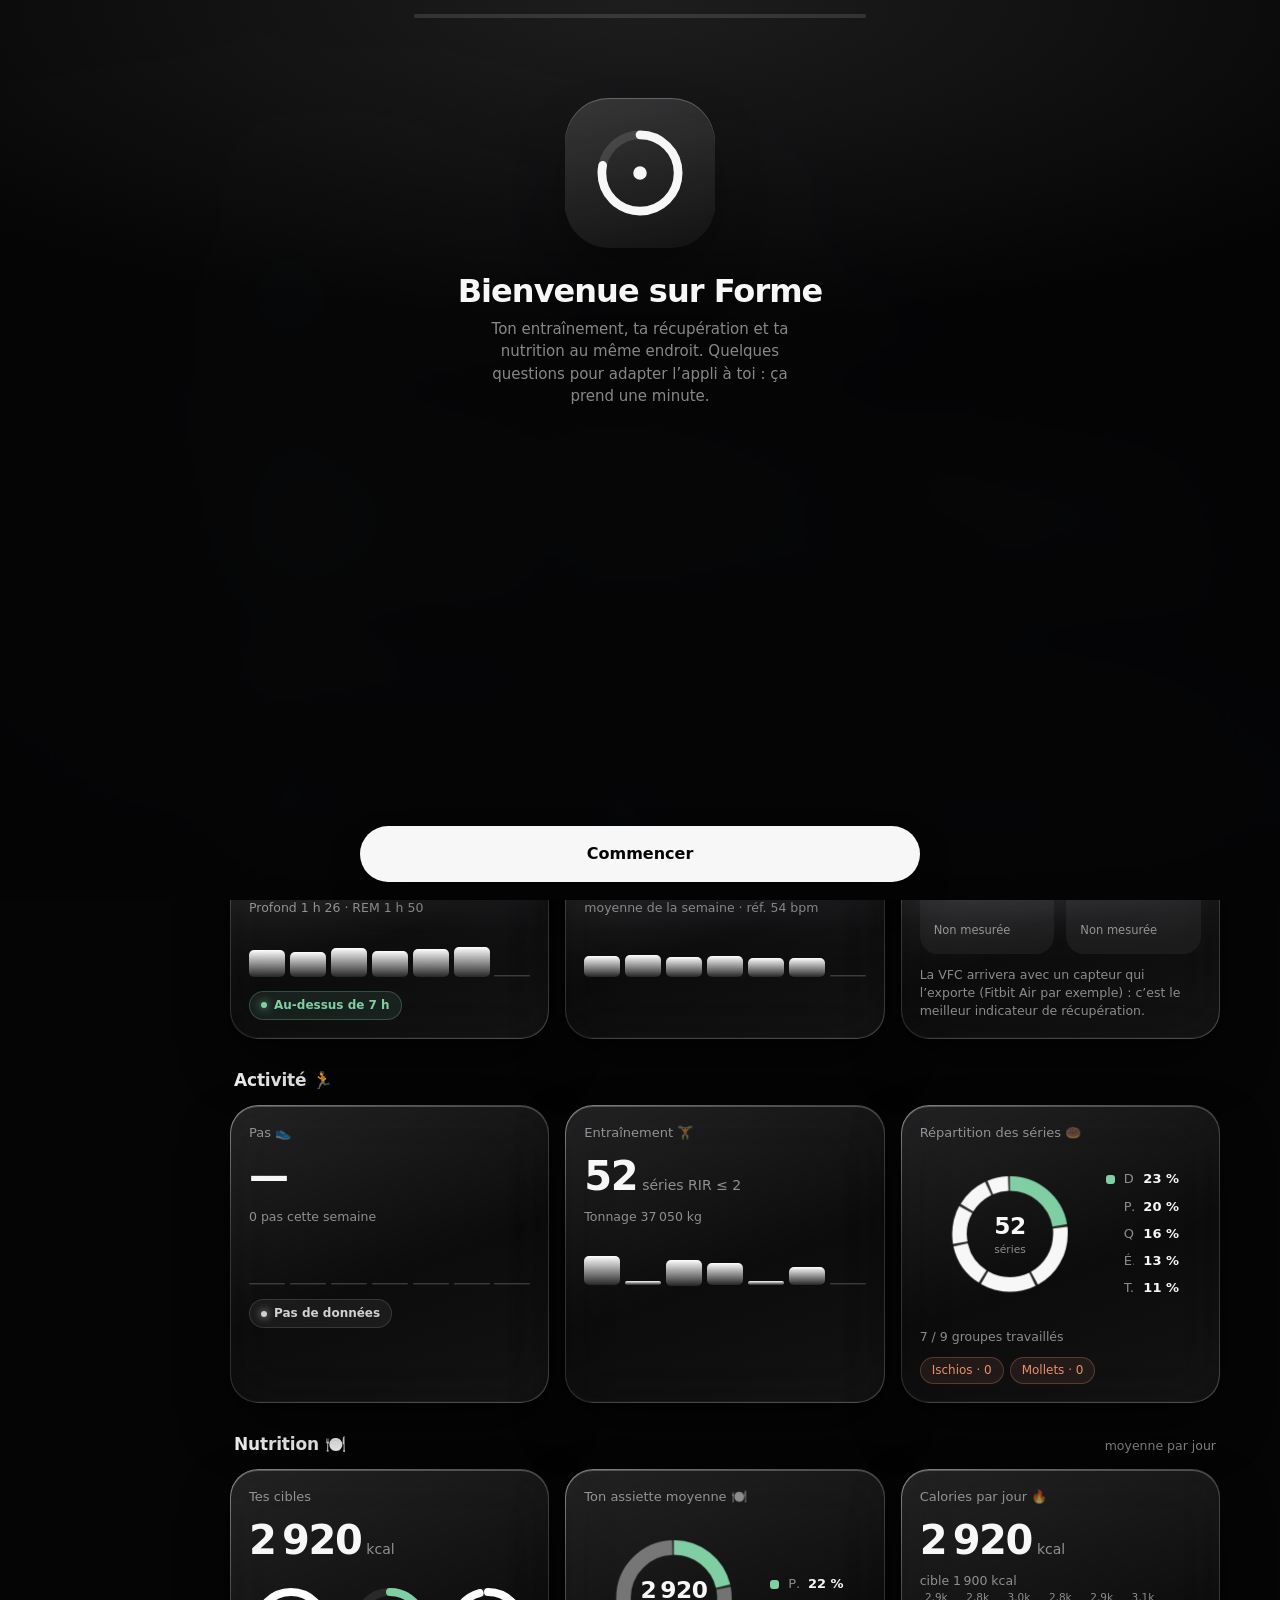
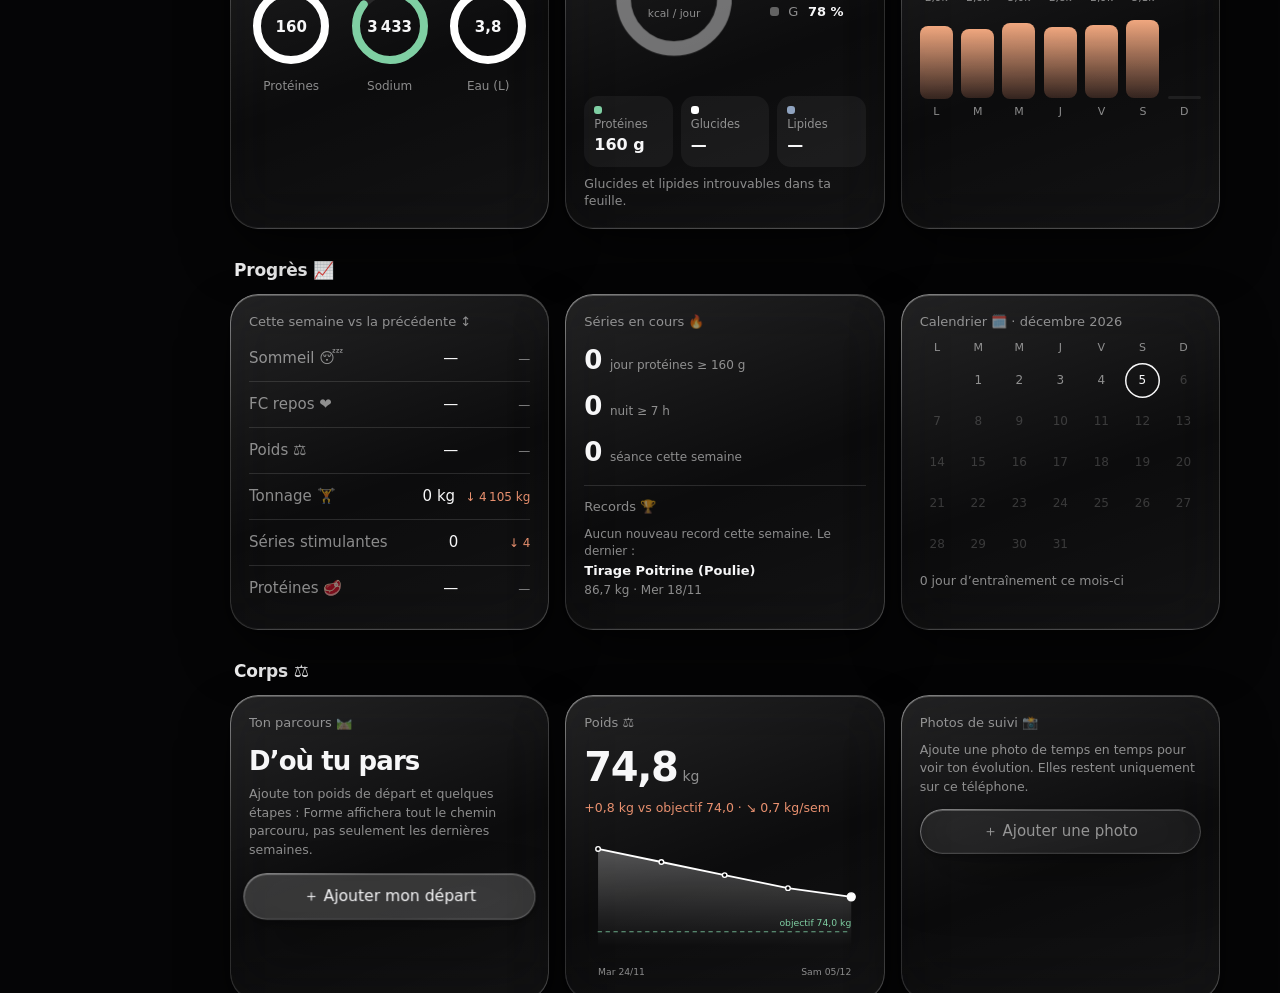
<file: index (4).html>
<!DOCTYPE html>
<html lang="fr"><head><meta charset="utf-8">
<meta name="viewport" content="width=device-width, initial-scale=1, viewport-fit=cover">
<meta name="color-scheme" content="dark">
<title>Forme</title>
<link rel="manifest" href="manifest.json">
<meta name="theme-color" content="#050506">
<meta name="mobile-web-app-capable" content="yes">
<meta name="apple-mobile-web-app-capable" content="yes">
<meta name="apple-mobile-web-app-status-bar-style" content="black-translucent">
<link rel="icon" href="icon-192.png">
<link rel="apple-touch-icon" href="icon-192.png">
<style>
:root{--bg:#050506;--t:#F7F7F8;--m:rgba(var(--fgr),.52);--l:rgba(var(--fgr),.12);--a:var(--fg);--b:var(--fg);--fg:#FFFFFF;--fgr:255,255,255;--bgr:5,5,6;--c:#9EA2AA;--ok:#7FCFA3;--ko:#E8906F;--sp:cubic-bezier(.34,1.4,.64,1);--ease:cubic-bezier(.22,1,.36,1);color-scheme:dark}
*{box-sizing:border-box;-webkit-tap-highlight-color:transparent}
html{background:var(--bg)}
body{margin:0;color:var(--t);font:15px/1.4 -apple-system,"SF Pro Text",Roboto,system-ui,sans-serif;font-variant-numeric:tabular-nums;-webkit-font-smoothing:antialiased;overflow-x:hidden}
button{font:inherit;color:inherit;background:none;border:0;cursor:pointer;padding:0}
.bg{position:fixed;inset:0;z-index:-1;overflow:hidden}
.bg i{position:absolute;width:110vmax;height:110vmax;border-radius:50%;opacity:.26;animation:drift 38s ease-in-out infinite alternate;will-change:transform}
.bg i:nth-child(1){background:radial-gradient(closest-side,#FFFFFF,rgba(255,255,255,0));left:-30vmax;top:-25vmax}
.bg i:nth-child(2){background:radial-gradient(closest-side,#A4A8B0,rgba(164,168,176,0));right:-35vmax;top:25vh;animation-delay:-12s}
.bg i:nth-child(3){background:radial-gradient(closest-side,#6A6E76,rgba(106,110,118,0));left:-10vmax;bottom:-35vmax;animation-delay:-24s;opacity:.14}
@keyframes drift{to{transform:translate(8vmax,6vmax) scale(1.12)}}
#app{max-width:430px;margin:0 auto;padding:0 0 120px}
#hd{position:sticky;top:0;z-index:6;padding:calc(env(safe-area-inset-top,0px) + 14px) 20px 10px;display:flex;justify-content:space-between;align-items:flex-end;border-bottom:1px solid transparent;transition:background .5s var(--ease),border-color .5s}
#hd.sc{background:rgba(var(--bgr),.5);-webkit-backdrop-filter:blur(24px) saturate(160%);backdrop-filter:blur(24px) saturate(160%);border-color:var(--l)}
h1{margin:0;font-size:var(--fs,34px);white-space:nowrap;overflow:hidden;text-overflow:ellipsis;font-weight:700;letter-spacing:-.035em;transition:font-size .5s var(--ease)}
#hd.sc h1{font-size:20px}
.sub{color:var(--m);font-size:13px;margin-top:2px;max-height:20px;transition:opacity .4s,max-height .4s}
#hd.sc .sub{opacity:0;max-height:0}
svg{width:20px;height:20px;fill:none;stroke:currentColor;stroke-width:1.6;stroke-linecap:round;stroke-linejoin:round}
.gb{width:40px;height:40px;border-radius:50%;display:grid;place-items:center;transition:transform .5s var(--sp)}
.g,.gb{background:linear-gradient(160deg,rgba(var(--fgr),.12),rgba(var(--fgr),.03) 55%,rgba(var(--fgr),.06));border:1px solid var(--l);-webkit-backdrop-filter:blur(28px) saturate(140%);backdrop-filter:blur(28px) saturate(140%);box-shadow:inset 0 1px 0 rgba(var(--fgr),.24),inset 0 -1px 0 rgba(var(--fgr),.04),0 26px 60px -14px rgba(0,0,0,.75),0 2px 8px rgba(0,0,0,.35)}
.gb:active{transform:scale(.9) rotate(60deg)}
.g{position:relative;border-radius:28px;padding:18px;transition:transform .5s var(--sp)}
.g::before,.gb::before{content:"";position:absolute;inset:-1px;border-radius:inherit;padding:1px;pointer-events:none;background:linear-gradient(155deg,rgba(255,255,255,.42),rgba(255,255,255,.06) 32%,rgba(255,255,255,0) 60%,rgba(255,255,255,.14));-webkit-mask:linear-gradient(#000 0 0) content-box,linear-gradient(#000 0 0);-webkit-mask-composite:xor;mask-composite:exclude}
.gb{position:relative}
.g.tap{cursor:pointer}.g.tap:active{transform:scale(.965)}
.view{display:none;padding:0 16px}.view.on{display:block;animation:in .6s var(--ease)}
@keyframes in{from{opacity:0;transform:translateY(14px) scale(.985)}}
.grid{display:grid;grid-template-columns:1fr 1fr;gap:12px;margin-top:14px}.full{grid-column:1/-1}
.lab{color:var(--m);font-size:13px}
.big{font-size:40px;font-weight:700;letter-spacing:-.035em;margin-top:6px;white-space:nowrap}
.big small,.val small{font-size:14px;color:var(--m);font-weight:500;margin-left:5px;letter-spacing:0}
.val{font-size:28px;font-weight:650;letter-spacing:-.025em;margin-top:6px;white-space:nowrap}
.empty{color:var(--m)}
.note{color:var(--m);font-size:12.5px;margin-top:4px}
.car{position:relative;display:flex;gap:12px;overflow-x:auto;scroll-snap-type:x mandatory;margin:-20px -16px -34px;padding:24px 16px 48px;scrollbar-width:none}
.car::-webkit-scrollbar{display:none}
.slide{flex:0 0 88%;scroll-snap-align:center;transition:transform .15s linear,opacity .15s linear}
.dots{position:relative;display:flex;justify-content:center;gap:6px;margin-top:10px}
.dots i{width:6px;height:6px;border-radius:3px;background:rgba(var(--fgr),.25);transition:width .5s var(--sp),background .4s}
.dots i.on{width:18px;background:var(--t)}
.sp{display:flex;gap:5px;align-items:flex-end;height:44px;margin-top:16px}
.sp i{flex:1;border-radius:5px;background:linear-gradient(180deg,var(--a),rgba(var(--fgr),.1));animation:grow .9s var(--ease) both;transform-origin:bottom}
@keyframes grow{from{transform:scaleY(0)}}
.rings{display:flex;justify-content:space-between;margin-top:16px}
.rg{position:relative;text-align:center;width:30%}
.rg svg{width:100%;height:auto;max-width:84px;transform:rotate(-90deg);stroke-width:8}
.rt{stroke:rgba(var(--fgr),.09)}.rf{stroke-linecap:round;animation:ring 1.3s var(--ease) both}
@keyframes ring{from{stroke-dashoffset:var(--c)}}
.rg b{position:absolute;top:30%;left:0;right:0;font-size:15px}
.rg span{display:block;color:var(--m);font-size:12px;margin-top:4px}
.tr{height:5px;background:rgba(var(--fgr),.1);border-radius:5px;overflow:hidden;margin-top:8px}
.tr i{display:block;height:100%;border-radius:5px;background:rgba(var(--fgr),.55);transition:width 1s var(--ease)}
.tr i.w{background:linear-gradient(90deg,#B85F3F,#F0A77F);box-shadow:0 0 14px rgba(232,144,111,.35)}.tr i.g{background:linear-gradient(90deg,#3F9A72,#A3E4C2);box-shadow:0 0 14px rgba(127,207,163,.35)}
.mrow{margin-top:14px}.mrow>div:first-child{display:flex;justify-content:space-between;font-size:13px}.mrow span:last-child{color:var(--m)}
.chips{display:flex;flex-wrap:wrap;gap:6px;margin-top:12px}
.chip{border:1px solid rgba(232,144,111,.28);background:rgba(232,144,111,.09);border-radius:99px;padding:4px 11px;font-size:12px;color:var(--ko)}
.pills{display:flex;gap:8px;overflow-x:auto;margin:0 -16px 12px;padding:2px 16px;scrollbar-width:none}.pills::-webkit-scrollbar{display:none}
.pill{flex:0 0 auto;padding:8px 16px;border-radius:99px;border:1px solid var(--l);background:rgba(var(--fgr),.05);color:var(--m);font-weight:500;transition:all .5s var(--sp)}
.pill.on{background:rgba(var(--fgr),.16);color:var(--t);transform:scale(1.04)}
.seg{position:relative;display:flex;padding:3px;border-radius:14px;margin-bottom:12px}
.seg button{position:relative;z-index:1;flex:1;padding:9px;color:var(--m);font-weight:500;transition:color .4s}.seg button.on{color:var(--t)}
.seg u{position:absolute;top:3px;bottom:3px;left:3px;width:calc(50% - 3px);border-radius:11px;background:rgba(var(--fgr),.15);transition:transform .6s var(--sp)}
.seg.y u{transform:translateX(100%)}
h2{font-size:17px;font-weight:600;margin:26px 4px 10px;letter-spacing:-.01em}
.row{display:flex;justify-content:space-between;gap:12px;padding:12px 0;border-bottom:1px solid var(--l)}.row:last-child{border:0}.row>span:first-child{color:var(--m)}
.lift{display:flex;justify-content:space-between;align-items:flex-start;gap:10px}.lift>div:last-child{flex:0 0 auto}.lift b{font-weight:600;font-size:16px}
.rm{text-align:right;white-space:nowrap;font-size:22px;font-weight:650;letter-spacing:-.02em}.rm small{font-size:12px;color:var(--m)}
.li{margin-bottom:12px;animation:in .6s var(--ease) both}
nav{position:fixed;left:0;right:0;bottom:0;display:flex;justify-content:center;padding:0 16px calc(env(safe-area-inset-bottom,0px) + 14px);pointer-events:none;z-index:8}
nav div{pointer-events:auto;position:relative;display:flex;padding:5px;border-radius:99px;background:rgba(30,30,32,.45);-webkit-backdrop-filter:blur(30px) saturate(180%);backdrop-filter:blur(30px) saturate(180%);border:1px solid var(--l);box-shadow:inset 0 1px 0 rgba(var(--fgr),.18),0 16px 40px rgba(0,0,0,.5)}
nav u{position:absolute;top:5px;bottom:5px;left:0;border-radius:99px;background:rgba(var(--fgr),.14);box-shadow:inset 0 1px 0 rgba(var(--fgr),.2);transition:transform .65s var(--sp),width .65s var(--sp)}
nav button{position:relative;z-index:1;display:flex;align-items:center;padding:11px 15px;border-radius:99px;color:var(--m);font-size:13.5px;font-weight:500;transition:color .4s}
nav button span{max-width:0;opacity:0;overflow:hidden;white-space:nowrap;transition:max-width .6s var(--sp),opacity .4s,margin .6s var(--sp)}
nav button.on span{max-width:100px;opacity:1;margin-left:7px}
nav button.on{color:var(--t)}nav button svg{width:18px;height:18px}
#ov{position:fixed;inset:0;background:rgba(0,0,0,.45);-webkit-backdrop-filter:blur(0);backdrop-filter:blur(0);opacity:0;pointer-events:none;transition:opacity .6s var(--ease),backdrop-filter .6s;z-index:10}
#sh{position:fixed;left:50%;bottom:0;top:6%;width:100%;max-width:430px;transform:translate(-50%,104%);transition:transform .7s var(--ease);overflow-y:auto;z-index:11;padding:10px 20px calc(env(safe-area-inset-bottom,0px) + 32px);border-radius:34px 34px 0 0;background:rgba(24,24,26,.68);-webkit-backdrop-filter:blur(40px) saturate(180%);backdrop-filter:blur(40px) saturate(180%);border:1px solid var(--l);border-bottom:0;box-shadow:inset 0 1px 0 rgba(var(--fgr),.18)}
body.open #ov{opacity:1;pointer-events:auto;-webkit-backdrop-filter:blur(6px);backdrop-filter:blur(6px)}
body.open #sh{transform:translate(-50%,46%)}body.open.full #sh{transform:translate(-50%,0)}
.grab{width:40px;height:5px;border-radius:3px;background:rgba(var(--fgr),.28);margin:0 auto 14px;cursor:pointer;position:relative}
.grab:after{content:"";position:absolute;inset:-14px -40px}
.st{color:rgba(var(--fgr),.62);font-size:12.5px;font-weight:600;letter-spacing:.02em;margin:22px 4px 2px}
.nl{color:var(--m);font-size:12.5px;margin:8px 4px 0;line-height:1.45}
.sh-h{display:flex;justify-content:space-between;align-items:center;margin-bottom:8px}
.bars{display:flex;gap:8px;height:130px;margin-bottom:6px}
.b{flex:1;display:flex;flex-direction:column;gap:6px;align-items:center}.col{flex:1;width:100%;display:flex;align-items:flex-end}
.col i{width:100%;border-radius:8px;background:linear-gradient(180deg,var(--a),rgba(var(--fgr),.1));transform-origin:bottom;animation:grow .9s var(--ease) both}
.b.n i{background:rgba(var(--fgr),.07)}.b span{font-size:11px;color:var(--m)}.b em{font-size:10.5px;color:var(--m);font-style:normal;min-height:13px}
.sr{display:flex;align-items:center;gap:14px;padding:14px 16px;border-radius:22px;margin-bottom:10px}
.sr b{display:block;font-weight:600;white-space:nowrap;overflow:hidden;text-overflow:ellipsis}
.ic{flex:0 0 auto;width:42px;height:42px;border-radius:13px;display:grid;place-items:center}
.srch{width:100%;padding:13px 18px;border-radius:18px;color:var(--t);font:inherit;outline:none}
.srch::placeholder{color:var(--m)}
.rc{padding:16px 18px;border-radius:22px;margin-top:10px}.rc .rt{font-weight:600;font-size:16px}
.kv{display:grid;grid-template-columns:1fr 1fr;gap:10px 16px;margin-top:12px}
.kv span{display:block;color:var(--m);font-size:11.5px;line-height:1.3}.kv b{font-weight:550;font-size:14.5px;word-break:break-word}
.tw{padding:0;overflow:auto;border-radius:22px;margin-top:10px}
.tw table{border-collapse:collapse;font-size:13px;min-width:100%}
.tw th,.tw td{padding:10px 12px;border-bottom:1px solid var(--l);white-space:nowrap;text-align:left}
.tw td.lg{white-space:normal;min-width:220px}
.tw th{color:var(--m);font-weight:500;font-size:12px}
.tw td:first-child,.tw th:first-child{position:sticky;left:0;background:rgba(20,22,30,.94);z-index:1}
.tw tr.sec td{position:static;background:none;color:var(--a);font-weight:600;font-size:12.5px;padding-top:18px;white-space:normal}
.fade{position:fixed;left:0;right:0;pointer-events:none;z-index:5}.ft{top:0;height:70px;background:linear-gradient(var(--bg),rgba(var(--bgr),0))}.fb{bottom:0;height:150px;background:linear-gradient(rgba(var(--bgr),0),rgba(var(--bgr),.92) 80%)}
@keyframes fl{0%,100%{translate:0 0}50%{translate:0 -4px}}
.slide,.hero-c,.grid>.g,#v-force>.g:first-child{animation:fl 7s ease-in-out infinite}.grid>.g:nth-child(2n){animation-delay:-2.3s}.grid>.g:nth-child(3n){animation-delay:-4.1s}.slide:nth-child(2){animation-delay:-1.7s}.slide:nth-child(3){animation-delay:-3.4s}
nav div{animation:fl 9s ease-in-out infinite}
.big,h1{font-family:-apple-system,"SF Pro Display",Roboto,system-ui,sans-serif}
.tok{color:var(--ok)!important}.tko{color:var(--ko)!important}
.bd{display:inline-flex;align-items:center;gap:7px;padding:5px 11px;border-radius:99px;font-size:12px;font-weight:550;white-space:nowrap}
.bd i{width:6px;height:6px;border-radius:50%;background:currentColor;box-shadow:0 0 8px currentColor}
.bd.ok{color:var(--ok);background:rgba(127,207,163,.1);border:1px solid rgba(127,207,163,.26)}.bd.ko{color:var(--ko);background:rgba(232,144,111,.1);border:1px solid rgba(232,144,111,.26)}.bd.nt{color:rgba(var(--fgr),.8);background:rgba(var(--fgr),.06);border:1px solid var(--l)}
.col i.ko{background:linear-gradient(180deg,#F0A77F,rgba(232,144,111,.18))}.col i.ok{background:linear-gradient(180deg,#A3E4C2,rgba(127,207,163,.18))}
.sp i.ko{background:linear-gradient(180deg,#F0A77F,rgba(232,144,111,.15))}
.hero{display:flex;gap:18px;align-items:center;margin-top:6px}.hero .hr{position:relative;flex:0 0 118px;height:118px}.hero .hr svg{width:118px;height:118px;transform:rotate(-90deg);stroke-width:9}
.hero .hr b{position:absolute;inset:0;display:grid;place-items:center;font-size:36px;font-weight:700;letter-spacing:-.03em}
.al{display:flex;gap:12px;align-items:flex-start;padding:10px 0;border-bottom:1px solid var(--l);font-size:13.5px;line-height:1.4}.al:last-child{border:0;padding-bottom:2px}
.al i{flex:0 0 8px;height:8px;border-radius:50%;margin-top:6px;box-shadow:0 0 10px currentColor;background:currentColor}
.ln text.ax{fill:var(--m)}.ln text{stroke:none;font-family:inherit;font-weight:500}.ln{width:100%;height:auto;display:block;margin:4px 0 2px;overflow:visible}.ln .dr{stroke-dasharray:1200;stroke-dashoffset:1200;animation:draw 1.6s var(--ease) forwards}
@keyframes draw{to{stroke-dashoffset:0}}
#toast{position:fixed;left:50%;top:calc(env(safe-area-inset-top,0px) + 12px);transform:translate(-50%,-180%);padding:10px 18px;border-radius:99px;z-index:20;font-size:13px;white-space:nowrap;transition:transform .6s var(--sp)}#toast.on{transform:translate(-50%,0)}
.srch[type=password]:not(:placeholder-shown){letter-spacing:.15em}

/* ---------- Mode clair ---------- */
body.light{--bg:#EEF0F3;--t:#0D0E11;--m:rgba(13,14,17,.55);--l:rgba(13,14,17,.08);--fg:#16171B;--fgr:22,23,27;--bgr:238,240,243;color-scheme:light}
html.light{background:#EEF0F3}
body.light .bg i{opacity:.7}body.light .bg i:nth-child(1){background:radial-gradient(closest-side,#FFFFFF,rgba(255,255,255,0))}body.light .bg i:nth-child(2){background:radial-gradient(closest-side,#C9CED8,rgba(201,206,216,0))}body.light .bg i:nth-child(3){background:radial-gradient(closest-side,#DCE6EF,rgba(220,230,239,0))}
body.light .g,body.light .gb{background:linear-gradient(160deg,rgba(255,255,255,.92),rgba(255,255,255,.62) 55%,rgba(255,255,255,.78));border-color:rgba(13,14,17,.06);box-shadow:inset 0 1px 0 #fff,0 22px 50px -20px rgba(30,36,52,.28),0 2px 6px rgba(30,36,52,.07)}
body.light nav div{background:rgba(255,255,255,.72);box-shadow:inset 0 1px 0 #fff,0 16px 40px rgba(30,36,52,.18)}
body.light #sh{background:rgba(246,247,249,.88)}
body.light #hd.sc{background:rgba(238,240,243,.7)}
body.light .col i,body.light .sp i{background:linear-gradient(180deg,#2A2C33,rgba(22,23,27,.12))}
body.light .col i.ko,body.light .sp i.ko{background:linear-gradient(180deg,#D9744F,rgba(217,116,79,.15))}
body.light .col i.ok{background:linear-gradient(180deg,#3E9E73,rgba(62,158,115,.15))}
body.light .tr i.g{background:linear-gradient(90deg,#2F8A62,#69C79A)}body.light .tr i.w{background:linear-gradient(90deg,#B4532F,#E58C67)}
body.light{--ok:#2F9467;--ko:#D46A43}

/* ---------- Salutation, interrupteur, onglets de la feuille ---------- */
.hi{font-size:13px;color:var(--m);margin-top:3px}
.sw{position:relative;width:52px;height:32px;border-radius:99px;background:rgba(var(--fgr),.14);transition:background .4s;flex:0 0 auto}
.sw i{position:absolute;top:3px;left:3px;width:26px;height:26px;border-radius:50%;background:#fff;box-shadow:0 3px 8px rgba(0,0,0,.25);transition:transform .5s var(--sp)}
.sw.on{background:var(--ok)}.sw.on i{transform:translateX(20px)}
.setrow{display:flex;align-items:center;justify-content:space-between;gap:14px;padding:14px 18px;border-radius:20px;margin-bottom:10px}
#subnav{position:fixed;left:0;right:0;bottom:calc(env(safe-area-inset-bottom,0px) + 84px);z-index:7;display:flex;justify-content:center;padding:0 16px;pointer-events:none;opacity:0;transform:translateY(16px);transition:opacity .45s var(--ease),transform .6s var(--sp)}
body.tab-data #subnav{opacity:1;transform:none}
#subnav div{pointer-events:auto;max-width:398px;width:100%;display:flex;gap:6px;overflow-x:auto;padding:6px;border-radius:99px;scrollbar-width:none;-webkit-mask:linear-gradient(90deg,transparent,#000 14px,#000 calc(100% - 14px),transparent)}
#subnav div::-webkit-scrollbar{display:none}
#subnav button{flex:0 0 auto;display:flex;align-items:center;gap:6px;padding:8px 14px;border-radius:99px;font-size:13px;font-weight:500;color:var(--m);transition:background .4s,color .4s}
#subnav button svg{width:15px;height:15px}
#subnav button.on{background:rgba(var(--fgr),.14);color:var(--t)}
body.tab-data #app{padding-bottom:180px}
#sn,#toast,.gb{-webkit-backdrop-filter:blur(24px) saturate(150%);backdrop-filter:blur(24px) saturate(150%)}
/* transition de thème */
::view-transition-old(root),::view-transition-new(root){animation:none;mix-blend-mode:normal}
::view-transition-new(root){z-index:2}
html.tt *,html.tt *::before{transition:background-color .9s ease,color .9s ease,border-color .9s ease,box-shadow .9s ease,fill .9s ease,stroke .9s ease!important}
/* emoji */
.emo{display:inline-block;margin-left:.18em;transform-origin:70% 75%;animation:wave 2.4s ease-in-out .5s 1}
@keyframes wave{0%,60%,100%{rotate:0deg}10%{rotate:16deg}20%{rotate:-9deg}30%{rotate:14deg}40%{rotate:-5deg}50%{rotate:9deg}}
/* camemberts */
.dn{width:136px;height:136px;flex:0 0 136px}.dn .ds{animation:dsin 1s var(--ease) both}
@keyframes dsin{from{opacity:0;stroke-width:4}}
.dn .dv{fill:var(--t);font-size:24px;font-weight:700;letter-spacing:-.02em;stroke:none}.dn .dl{fill:var(--m);font-size:11px;stroke:none}
.dw{display:flex;align-items:center;gap:16px;margin-top:8px}
.lg{flex:1;min-width:0;display:flex;flex-direction:column;gap:9px}
.lg div{display:flex;align-items:center;gap:9px;font-size:13px}.lg i{flex:0 0 9px;height:9px;border-radius:3px}
.lg span{flex:1;min-width:0;white-space:nowrap;overflow:hidden;text-overflow:ellipsis;color:var(--m)}.lg b{font-weight:600}
.lg.row{flex-direction:row;flex-wrap:wrap;gap:14px;margin:6px 0 4px}
.col.st{flex-direction:column-reverse;justify-content:flex-start;gap:2px}.col.st i{border-radius:4px;animation:grow .9s var(--ease) both;transform-origin:bottom}
.av{padding:0;overflow:hidden;font-weight:650;font-size:16px}.av img,.avl img{width:100%;height:100%;object-fit:cover;display:block}
.avl{position:relative;width:104px;height:104px;border-radius:50%;overflow:visible;background:rgba(var(--fgr),.12);display:inline-grid;place-items:center;font-size:40px;font-weight:700;box-shadow:0 18px 40px -12px rgba(0,0,0,.6),inset 0 1px 0 rgba(var(--fgr),.25)}
.avl img{border-radius:50%}.avl em{position:absolute;right:-2px;bottom:-2px;width:32px;height:32px;border-radius:50%;background:var(--t);color:var(--bg);font-style:normal;font-size:15px;display:grid;place-items:center;box-shadow:0 4px 12px rgba(0,0,0,.35)}
.thr{display:flex;gap:8px;margin-top:10px}.thr div{flex:1;position:relative;aspect-ratio:3/4;border-radius:16px;overflow:hidden}.thr img,.pgr img{width:100%;height:100%;object-fit:cover;display:block}
.thr span,.pgr span{position:absolute;left:0;right:0;bottom:0;padding:16px 8px 6px;font-size:11px;color:#fff;background:linear-gradient(transparent,rgba(0,0,0,.65))}
.pgr{display:grid;grid-template-columns:1fr 1fr 1fr;gap:8px;margin-top:12px}.pgr div{position:relative;aspect-ratio:3/4;border-radius:16px;overflow:hidden;cursor:pointer}
.cmpx{position:relative;aspect-ratio:3/4;border-radius:24px;overflow:hidden;background:#000}.cmpx img{position:absolute;inset:0;width:100%;height:100%;object-fit:cover}
.cmpx .bf{clip-path:inset(0 50% 0 0)}.cmpx i{position:absolute;top:0;bottom:0;left:50%;width:2px;margin-left:-1px;background:#fff;box-shadow:0 0 12px rgba(0,0,0,.5)}
.cmpx span{position:absolute;max-width:62%;padding:5px 10px;border-radius:99px;font-size:11.5px;color:#fff;background:rgba(0,0,0,.45);-webkit-backdrop-filter:blur(10px);backdrop-filter:blur(10px)}.cmpx .l{left:10px;top:10px}.cmpx .r{right:10px;bottom:10px}
.rng{width:100%;margin:14px 0 4px;accent-color:var(--t)}
.row.cmp{align-items:center}.row.cmp>span:last-child{display:flex;gap:10px;align-items:baseline}.dt{font-size:12px;color:var(--m);min-width:62px;text-align:right}
.stk{display:flex;align-items:baseline;gap:8px;margin-top:10px}.stk b{font-size:26px;font-weight:700;letter-spacing:-.02em}.stk span{font-size:12px;color:var(--m);line-height:1.3}
.rec{display:flex;flex-direction:column;gap:2px;margin-top:10px;font-size:13px}.rec b{font-weight:600}.rec span{font-size:12px;color:var(--m)}
.cal{display:grid;grid-template-columns:repeat(7,1fr);gap:6px;margin-top:8px}.cal i{aspect-ratio:1;border-radius:50%;display:grid;place-items:center;font-style:normal;font-size:12px;color:var(--m)}
.cal.hd i{aspect-ratio:auto;font-size:11px}.cal i.on{background:linear-gradient(145deg,#A3E4C2,#4FAE82);color:#0b1a12;font-weight:650;box-shadow:0 4px 14px rgba(127,207,163,.35)}
.cal i.td{box-shadow:inset 0 0 0 1.5px var(--t);color:var(--t)}.cal i.fu{opacity:.35}
.exa{display:block;overflow:visible;stroke-width:initial}.exa line,.exa path,.exa rect,.exa circle{vector-effect:non-scaling-stroke}
.exa .bd line{stroke:var(--t);stroke-width:2.6;stroke-linecap:round}.exa .b2{opacity:.4}
.exa .hd{fill:var(--t);stroke:none}.exa .pl{fill:rgba(var(--fgr),.18);stroke:var(--t);stroke-width:1.6}.exa .gp{fill:var(--t)}
.exa .cb{stroke:var(--m);stroke-width:1;stroke-dasharray:2 2}.exa .eqs{fill:rgba(var(--fgr),.14);stroke:rgba(var(--fgr),.35);stroke-width:1.4;stroke-linecap:round}
.exa .gr{stroke:rgba(var(--fgr),.18);stroke-width:1.2}
.exi{flex:0 0 58px;height:58px;border-radius:18px;display:grid;place-items:center;background:rgba(var(--fgr),.07);box-shadow:inset 0 1px 0 rgba(var(--fgr),.12)}
.lift{align-items:center}.rc{position:relative}.rcx{position:absolute;top:14px;right:14px;flex:none;width:52px;height:52px}
.exh{display:grid;place-items:center;margin:10px auto 0;width:210px;height:190px;border-radius:36px;background:radial-gradient(circle at 50% 40%,rgba(var(--fgr),.1),rgba(var(--fgr),.02) 70%);box-shadow:inset 0 1px 0 rgba(var(--fgr),.14)}
.nav-av{display:grid;place-items:center;width:22px;height:22px;border-radius:50%;overflow:hidden;font-style:normal}.nav-av svg{width:18px;height:18px}
.nav-av.ph{box-shadow:0 0 0 1.5px var(--t)}.nav-av img{width:100%;height:100%;object-fit:cover}
.moih{display:flex;align-items:center;gap:18px;margin-top:6px}.moih .avl{flex:0 0 96px;width:96px;height:96px}
.b3w{padding-bottom:14px;background:radial-gradient(120% 70% at 50% 45%,rgba(var(--fgr),.08),transparent 70%),linear-gradient(160deg,rgba(var(--fgr),.12),rgba(var(--fgr),.03) 55%,rgba(var(--fgr),.06))}
.b3c{display:block;width:100%;height:330px;touch-action:pan-y;cursor:grab}
.msg{display:grid;grid-template-columns:1fr 1fr 1fr;gap:14px 10px}.msg span{display:block;font-size:11.5px;color:var(--m)}.msg b{font-size:18px;font-weight:650;white-space:nowrap}.msg b small{font-size:11px;color:var(--m);font-weight:500}.msg em{display:block;font-style:normal;font-size:11px}
.mfg{display:grid;grid-template-columns:1fr 1fr;gap:10px;margin-top:12px}.mfg label span{display:block;font-size:12px;color:var(--m);margin:0 4px 5px}
.tmb{font-size:56px;font-weight:700;letter-spacing:-.04em;text-align:center;margin:8px 0 6px;font-variant-numeric:tabular-nums}.tmb small{font-size:26px;color:var(--m);font-weight:600}
.tmr{display:flex;gap:10px;justify-content:center}.tmr .pill{padding:12px 18px;text-decoration:none;text-align:center}.tmgo{min-width:120px;font-weight:600}.tmgo.ko{color:var(--ko)}
.tmring{position:relative;width:180px;height:180px;margin:6px auto 4px}.tmring svg{width:180px;height:180px}.tmring b{position:absolute;inset:0;display:grid;place-items:center;font-size:44px;font-weight:700;letter-spacing:-.03em}
.spf{width:100%;border-radius:14px;display:block;margin-top:8px;border:0}
.dv{display:flex;gap:14px;align-items:flex-start;padding:14px 0;border-bottom:1px solid var(--l)}.dv:last-child{border:0}.dvi{background:rgba(var(--fgr),.08);flex:0 0 auto}
.hrl{display:flex;align-items:baseline;gap:8px;margin:6px 0 2px}.hrl b{font-size:34px;font-weight:700;letter-spacing:-.03em}.hrl small{color:var(--m)}
.hb{color:var(--ko);font-size:20px;animation:hb 1s ease-in-out infinite}@keyframes hb{0%,100%{transform:scale(1)}20%{transform:scale(1.25)}40%{transform:scale(1)}}
/* accueil */
#ob{position:fixed;inset:0;z-index:40;display:none;flex-direction:column;padding:calc(env(safe-area-inset-top,0px) + 14px) 20px calc(env(safe-area-inset-bottom,0px) + 18px);background:radial-gradient(120% 60% at 50% 0%,rgba(var(--fgr),.1),transparent 60%),rgba(var(--bgr),.97);-webkit-backdrop-filter:blur(30px) saturate(150%);backdrop-filter:blur(30px) saturate(150%)}
#ob.on{display:flex;animation:obin .8s var(--ease)}#ob.out{display:flex;animation:obout .6s var(--ease) forwards}
@keyframes obin{from{opacity:0;transform:scale(1.04)}}@keyframes obout{to{opacity:0;transform:scale(.97)}}
#ob>*{width:100%;max-width:430px;margin-left:auto;margin-right:auto}
.obtop{display:flex;align-items:center;gap:14px}.obtop>span{width:40px}.obpr{flex:1;height:4px;border-radius:4px;background:rgba(var(--fgr),.12);overflow:hidden}.obpr i{display:block;height:100%;background:var(--t);border-radius:4px;transition:width .7s var(--sp)}
.obs{flex:1;overflow-y:auto;padding:26px 2px 10px}@keyframes obsl{from{opacity:0;transform:translateX(28px)}}
.obt{font-size:32px;font-weight:700;letter-spacing:-.03em;margin:4px 2px 8px;line-height:1.12}.obp{color:var(--m);margin:0 2px 22px;line-height:1.5}
.obhero{text-align:center;padding-top:6vh}.obhero .obp{max-width:320px;margin:0 auto}.oblogo{width:150px;height:150px;margin:0 auto 26px;border-radius:44px;display:grid;place-items:center;background:linear-gradient(160deg,rgba(var(--fgr),.14),rgba(var(--fgr),.03));box-shadow:inset 0 1px 0 rgba(var(--fgr),.25),0 30px 60px -20px rgba(0,0,0,.6)}
.oblogo svg{width:104px;height:104px}.oblr{animation:oblr 1.6s var(--ease) both}@keyframes oblr{from{stroke-dashoffset:276}}
.obg1,.obg2,.obg3{display:grid;gap:10px}.obg2{grid-template-columns:1fr 1fr}.obg3{grid-template-columns:1fr 1fr 1fr;margin-top:14px}
.obc{padding:16px 14px;border-radius:20px;text-align:left;font-weight:600;font-size:15px;transition:transform .5s var(--sp),box-shadow .4s}.obc small{display:block;font-weight:400;font-size:12.5px;color:var(--m);margin-top:3px;line-height:1.35}
.obc.on{box-shadow:inset 0 0 0 1.5px var(--t),0 10px 30px -10px rgba(0,0,0,.5);transform:scale(1.02)}.obc:active{transform:scale(.97)}
.obf span{display:block;font-size:12px;color:var(--m);margin:0 4px 6px}.obi{display:flex;align-items:center;border-radius:16px;padding:0 14px}.obi input{flex:1;min-width:0;width:100%;background:none;border:0;outline:none;color:var(--t);font:inherit;font-size:19px;font-weight:600;padding:13px 0}
.obi em{font-style:normal;color:var(--m);font-size:12px;white-space:nowrap}.obi.big input{font-size:26px;padding:16px 4px}
.obst{display:flex;align-items:center;justify-content:space-between;border-radius:20px;padding:8px}.obst button{width:52px;height:52px;border-radius:16px;font-size:24px;background:rgba(var(--fgr),.08)}.obst b{font-size:34px;font-weight:700}
.obtg .obi input{font-size:17px}.obbot{padding-top:10px}.obbot .note{min-height:18px;text-align:center;margin-bottom:8px}
.obgo{width:100%;padding:17px;border-radius:99px;background:var(--t);color:var(--bg);font-weight:650;font-size:16px;box-shadow:0 18px 40px -14px rgba(0,0,0,.6);transition:transform .4s var(--sp)}.obgo:active{transform:scale(.97)}
body.obo nav,body.obo #hd{filter:blur(6px);opacity:.4}
/* conseil */
.tipc{display:flex;gap:14px;align-items:flex-start}.tipe{flex:0 0 44px;height:44px;border-radius:14px;display:grid;place-items:center;font-size:22px;background:rgba(var(--fgr),.08)}.tipt{margin-top:4px;line-height:1.5;font-size:14px}
/* niveaux */
.lvr{display:flex;align-items:center;justify-content:space-between;gap:10px;margin-top:12px;flex-wrap:wrap}
.lvc{display:inline-flex;align-items:center;gap:8px;padding:5px 11px 5px 8px;border-radius:99px;font-size:12.5px;font-weight:600;color:var(--lc);background:rgba(var(--fgr),.07);box-shadow:inset 0 0 0 1px rgba(var(--fgr),.1)}
.lvc i{display:flex;gap:2px;align-items:flex-end}.lvc i b{width:3px;border-radius:2px;background:rgba(var(--fgr),.2)}.lvc i b:nth-child(1){height:5px}.lvc i b:nth-child(2){height:7px}.lvc i b:nth-child(3){height:9px}.lvc i b:nth-child(4){height:11px}.lvc i b:nth-child(5){height:13px}.lvc i b.on{background:var(--lc)}
/* trophées */
.mdl{display:block;flex:0 0 auto;filter:drop-shadow(0 4px 10px rgba(0,0,0,.35))}.mdl.lk{filter:grayscale(1) brightness(.55) contrast(.9);opacity:.55}
.trh{display:flex;gap:16px;align-items:center}.trlv{position:relative;width:64px;height:64px;flex:0 0 64px}.trlv svg{width:64px;height:64px}.trlv b{position:absolute;inset:0;display:grid;place-items:center;font-size:22px;font-weight:700}
.trct{display:flex;gap:12px;margin-top:6px}.trct span{display:flex;align-items:center;gap:4px;font-weight:600;font-size:14px}
.trrec{display:flex;gap:8px;margin-top:14px}.trrec div{flex:1;display:flex;flex-direction:column;align-items:center;gap:6px;text-align:center;font-size:11.5px;padding:12px 6px;border-radius:16px;background:rgba(var(--fgr),.05)}
.trnx{margin-top:12px;padding:14px 16px;border-radius:20px}
.trfh{display:flex;justify-content:space-between;align-items:baseline;margin:20px 4px 8px}.trfh b{font-size:16px}
.trr{display:flex;gap:14px;align-items:flex-start;padding:14px 0;border-bottom:1px solid var(--l)}.trr:last-child{border:0}.trr:not(.got) b{color:var(--m)}
.trn{display:flex;align-items:center;gap:8px;flex-wrap:wrap}.trn small{font-size:10.5px;font-weight:600;padding:2px 7px;border-radius:99px;background:rgba(var(--fgr),.08)}
.ttb{color:#D99A6C}.tta{color:#AEB6C4}.tto{color:#E0B142}.ttp{color:#9DB6EE}
#trb{background:rgba(var(--bgr),.86)!important;position:fixed;left:50%;top:calc(env(safe-area-inset-top,0px) + 10px);z-index:50;width:min(398px,calc(100% - 24px));display:flex;gap:12px;align-items:center;padding:12px 16px;border-radius:24px;transform:translate(-50%,-160%);transition:transform .7s var(--sp);cursor:pointer}
#trb.on{transform:translate(-50%,0)}#trb b{display:block;font-size:15px}#trb em{margin-left:auto;font-style:normal;font-weight:700;color:#E0B142;font-size:13px}.trbk{font-size:11.5px;color:var(--m)}
/* 3D */
.b3in{position:relative}.b3w8{position:absolute;inset:0;display:grid;place-items:center;color:var(--m);font-size:13px;opacity:0;pointer-events:none;transition:opacity .4s}.b3w8.on{opacity:1}
.b3fl{position:absolute;left:18%;right:18%;bottom:6px;height:26px;border-radius:50%;background:radial-gradient(closest-side,rgba(var(--fgr),.22),rgba(var(--fgr),0));pointer-events:none}
/* accueil animé */
.obs{flex:1;overflow-y:auto;padding:26px 2px 10px}
.obs.inR{animation:obinR .55s var(--ease) both}.obs.inL{animation:obinL .55s var(--ease) both}.obs.lvL{animation:oblvL .23s ease-in forwards}.obs.lvR{animation:oblvR .23s ease-in forwards}
@keyframes obinR{from{opacity:0;transform:translateX(40px)}}@keyframes obinL{from{opacity:0;transform:translateX(-40px)}}
@keyframes oblvL{to{opacity:0;transform:translateX(-40px)}}@keyframes oblvR{to{opacity:0;transform:translateX(40px)}}
.obc{position:relative;transition:transform .5s var(--sp),box-shadow .45s var(--ease),background .45s var(--ease)}
.obc.on{background:linear-gradient(160deg,rgba(var(--fgr),.2),rgba(var(--fgr),.06))}
.pop{animation:pop .5s var(--sp)}@keyframes pop{35%{transform:scale(1.06)}}
.thumb{position:fixed;z-index:60;width:40px;height:40px;border-radius:50%;display:grid;place-items:center;font-size:20px;pointer-events:none;background:rgba(var(--fgr),.16);-webkit-backdrop-filter:blur(14px);backdrop-filter:blur(14px);box-shadow:inset 0 1px 0 rgba(var(--fgr),.3),0 10px 24px -8px rgba(0,0,0,.55);animation:thumb 1s var(--ease) forwards}
@keyframes thumb{0%{opacity:0;transform:scale(.3) rotate(-20deg)}28%{opacity:1;transform:scale(1.18) rotate(6deg)}45%{transform:scale(1) rotate(0)}72%{opacity:1;transform:translateY(-4px)}100%{opacity:0;transform:translateY(-24px) scale(.9)}}
.obst b{display:inline-block}.shk{animation:shk .4s ease}@keyframes shk{20%,60%{transform:translateX(-6px)}40%,80%{transform:translateX(6px)}}
/* niveau joueur */
.lvh{text-align:center;padding:22px 18px 18px}
.lvring{position:relative;margin:0 auto}.lvring svg{display:block;transform:rotate(-90deg);overflow:visible}
.lvarc{animation:lvarc 1.8s var(--ease) both;filter:drop-shadow(0 0 10px rgba(233,188,76,.45))}@keyframes lvarc{from{stroke-dashoffset:var(--c)}}
.lvdisc{position:absolute;inset:26px;border-radius:50%;display:flex;flex-direction:column;align-items:center;justify-content:center;gap:2px;
  background:radial-gradient(circle at 34% 24%,rgba(var(--fgr),.26),rgba(var(--fgr),.05) 58%,rgba(var(--fgr),.08));-webkit-backdrop-filter:blur(12px);backdrop-filter:blur(12px);
  box-shadow:inset 0 1.5px 0 rgba(var(--fgr),.38),inset 0 -14px 30px rgba(0,0,0,.22),0 22px 44px -16px rgba(0,0,0,.65)}
.lvdisc small{font-size:12px;color:var(--m)}.lvdisc b{font-size:62px;font-weight:800;line-height:1;letter-spacing:-.05em;background:linear-gradient(180deg,var(--t) 30%,rgba(var(--fgr),.5));-webkit-background-clip:text;background-clip:text;color:transparent}
.lvdisc em{font-style:normal;font-size:14px;font-weight:700}
.xpl{display:flex;justify-content:space-between;font-size:12.5px;color:var(--m);margin:16px 2px 0}.xpl b{color:var(--t);font-size:15px}
.xpb{position:relative;height:14px;border-radius:99px;background:rgba(var(--fgr),.08);box-shadow:inset 0 1px 3px rgba(0,0,0,.35),inset 0 0 0 1px rgba(var(--fgr),.06);overflow:hidden;margin:7px 0 8px}
.xpb i{position:absolute;left:0;top:0;bottom:0;border-radius:99px;background:var(--xc,linear-gradient(90deg,#B98A2A,#F3D27A));box-shadow:0 0 14px rgba(233,188,76,.45);animation:xpf 1.5s var(--ease) both;overflow:hidden}
.xpb i::after{content:"";position:absolute;inset:0;background:linear-gradient(100deg,transparent 35%,rgba(255,255,255,.55) 50%,transparent 65%);background-size:250% 100%;animation:shim 2.6s linear infinite}
.xpb s{position:absolute;top:3px;bottom:3px;width:1px;background:rgba(var(--fgr),.18)}
@keyframes xpf{from{width:0}}@keyframes shim{from{background-position:150% 0}to{background-position:-150% 0}}
.xps{display:flex;gap:8px;justify-content:center;flex-wrap:wrap;margin-top:12px}.xps span{padding:6px 11px;border-radius:99px;background:rgba(var(--fgr),.07);font-size:12px;color:var(--m)}.xps b{color:var(--t)}
/* niveau d'un exercice */
.lvex{margin-top:14px}.lvexh{display:flex;align-items:center;gap:16px}.lvexh .lvring{margin:0;flex:0 0 auto}
.ladw{display:flex;flex-direction:column;gap:6px;margin-top:16px}
.lad{display:flex;align-items:center;gap:12px;padding:10px 12px;border-radius:14px;background:rgba(var(--fgr),.04)}.lad i{width:24px;height:24px;border-radius:50%;display:grid;place-items:center;font-style:normal;font-size:11px;background:rgba(var(--fgr),.08)}
.lad b{flex:1;font-weight:600}.lad span{color:var(--m);font-size:13px}
.lad.ok i{background:var(--lc);color:#0b0b0c}.lad.cur{background:rgba(var(--fgr),.1);box-shadow:inset 0 0 0 1.5px var(--lc)}.lad.cur b{color:var(--lc)}.lad.cur i{color:var(--lc)}.lad.lk{opacity:.55}
/* passage de niveau */
#lvup{position:fixed;inset:0;z-index:70;display:none;align-items:center;justify-content:center;padding:24px;background:rgba(var(--bgr),.78);-webkit-backdrop-filter:blur(24px);backdrop-filter:blur(24px)}
#lvup.on{display:flex;animation:obin .7s var(--ease)}.lvupb{width:100%;max-width:360px;text-align:center;position:relative}
.lvupb .lvring{animation:lvpop 1s var(--sp) both}@keyframes lvpop{from{transform:scale(.4);opacity:0}}
.lvsp{position:absolute;left:50%;top:100px;width:0;height:0}.lvsp i{position:absolute;width:8px;height:8px;border-radius:50%;background:#E9BC4C;opacity:0;animation:spark 1.2s var(--ease) both}
.lvsp i:nth-child(3n){background:#7FCFA3}.lvsp i:nth-child(3n+1){background:var(--t)}
@keyframes spark{0%{opacity:0;transform:translate(0,0) scale(.4)}30%{opacity:1}100%{opacity:0;transform:translate(var(--x),var(--y)) scale(1)}}
.sth{display:flex;justify-content:space-between;align-items:baseline;margin:22px 4px 0}.sth h2{margin:0}.sth+.car{margin-top:-14px}
#v-week>.sth:first-of-type,#dmb+.sth{margin-top:8px}
.car .slide{display:flex;flex-direction:column}.car .slide .hero{flex:1}
.duo{display:grid;grid-template-columns:1fr 1fr;gap:12px;margin-top:10px}.duo div{padding:14px;border-radius:18px;background:rgba(var(--fgr),.05)}.duo span{display:block;font-size:12px;color:var(--m)}.duo b{display:block;font-size:26px;font-weight:650;margin:4px 0}.duo b.empty{color:var(--m)}.duo em{font-style:normal;font-size:11.5px;color:var(--m)}
.macg{display:grid;grid-template-columns:1fr 1fr 1fr;gap:8px;margin-top:14px}.macg div{padding:10px;border-radius:14px;background:rgba(var(--fgr),.05);display:flex;flex-direction:column;gap:2px}.macg i{width:8px;height:8px;border-radius:3px}.macg span{font-size:11.5px;color:var(--m)}.macg b{font-size:16px}
.insb+.insb{margin-top:14px;padding-top:12px;border-top:1px solid var(--l)}
@media(prefers-reduced-motion:reduce){.exa animate{display:none}}
@media(prefers-reduced-motion:reduce){*{animation:none!important;transition-duration:.01s!important}}
/* ===================== Tablette et ordinateur (automatique selon la largeur) ===================== */
/* saisie de séance */
.newses{width:100%;display:flex;align-items:center;gap:14px;padding:16px 18px;margin-top:6px;text-align:left;border-radius:24px}
.newses .ic{width:46px;height:46px;border-radius:15px;background:var(--t);color:var(--bg);font-size:26px;font-weight:300;display:grid;place-items:center;flex:0 0 auto}
.newses b{display:block;font-size:16px}
.sef{display:grid;grid-template-columns:1fr 1.4fr;gap:10px}.sef span{display:block;font-size:12px;color:var(--m);margin:0 4px 6px}.sef input{margin:0}
.seempty{text-align:center;margin-top:14px;padding:26px 18px}.seempty b{display:block;margin:6px 0 4px}
.seadd{width:100%;margin-top:12px;padding:14px;font-weight:600}
.sex{margin-top:12px;padding:14px 14px 16px}.sexh{display:flex;gap:12px;align-items:center}.sexh .exi{flex:0 0 52px;height:52px}.sexh b{font-size:15.5px}
.sexx{width:32px;height:32px;border-radius:50%;color:var(--m);background:rgba(var(--fgr),.06);flex:0 0 auto}
.selast{display:flex;align-items:center;gap:8px;flex-wrap:wrap;margin:12px 0 10px;padding:9px 12px;border-radius:14px;background:rgba(var(--fgr),.05);font-size:12.5px}
.selast span{color:var(--m)}.selast b{font-weight:600}.selast button{margin-left:auto;padding:5px 11px;border-radius:99px;background:rgba(var(--fgr),.12);font-size:12px;font-weight:600}
.sehd,.serow{display:grid;grid-template-columns:22px 1.15fr .9fr .8fr .9fr 26px;gap:6px;align-items:center}
.sehd{font-size:11px;color:var(--m);margin:4px 0 2px;text-align:center}.sehd span:first-child{text-align:left}
.serow{margin-top:6px}.serow b{font-size:13px;color:var(--m);text-align:center}
.serow input{width:100%;min-width:0;padding:10px 4px;border-radius:12px;border:1px solid var(--l);background:rgba(var(--fgr),.06);color:var(--t);font:inherit;font-size:15px;font-weight:600;text-align:center;outline:none;transition:border-color .3s,background .3s}
.serow input:focus{border-color:rgba(var(--fgr),.45);background:rgba(var(--fgr),.1)}
.serow button{color:var(--m);font-size:13px;height:32px}
.serow.sec{grid-template-columns:auto 1fr auto;margin-top:8px}.serow.sec span,.serow.sec em{font-size:13px;color:var(--m);font-style:normal}
.sepr{margin:4px 0 0 28px;font-size:12px;color:#E9BC4C;animation:obin .5s var(--ease)}
.sefat{display:grid;grid-template-columns:repeat(5,1fr);gap:6px}.sefat button{padding:10px 2px;border-radius:16px;display:flex;flex-direction:column;align-items:center;gap:3px;transition:transform .45s var(--sp),box-shadow .3s}
.sefat span{font-size:22px}.sefat small{font-size:10.5px;color:var(--m)}.sefat button.on{box-shadow:inset 0 0 0 1.5px var(--t);transform:scale(1.05)}
.sesum{display:flex;justify-content:space-around;margin:18px 0 4px;font-size:12.5px;color:var(--m)}.sesum b{display:block;text-align:center;font-size:20px;color:var(--t)}
textarea.srch{resize:none;font:inherit}
.pkr{display:flex;align-items:center;gap:12px;padding:10px 0;border-bottom:1px solid var(--l);cursor:pointer}.pkr:last-child{border:0}.pkr .exi{flex:0 0 46px;height:46px;border-radius:14px}
.pkr b{font-size:14.5px;font-weight:600}.pkf{width:36px;height:36px;font-size:19px;color:var(--m)}.pkf.on{color:#E9BC4C}
#rec{position:fixed;inset:0;z-index:70;display:none;align-items:center;justify-content:center;padding:24px;background:rgba(var(--bgr),.8);-webkit-backdrop-filter:blur(24px);backdrop-filter:blur(24px);overflow-y:auto}
#rec.on{display:flex;animation:obin .7s var(--ease)}.recm{display:flex;justify-content:center;animation:lvpop 1s var(--sp) both}
/* variantes */
.mvg{display:grid;grid-template-columns:repeat(auto-fill,minmax(150px,1fr));gap:10px}
.mvt{display:flex;flex-direction:column;align-items:flex-start;gap:4px;padding:12px;border-radius:20px;text-align:left;transition:transform .45s var(--sp)}.mvt:active{transform:scale(.96)}
.mvt .exi{width:52px;height:52px;flex:none;margin-bottom:6px}.mvt b{font-size:14px;font-weight:600;line-height:1.25}.mvt span{font-size:11.5px;color:var(--m)}
.vrh{width:200px;height:180px;margin-top:4px}.vrn{text-align:center;font-size:22px;font-weight:700;letter-spacing:-.02em;margin:14px 8px 8px;animation:obin .4s var(--ease)}
.vrq{text-align:center}.vrc{display:flex;flex-wrap:wrap;gap:8px}.vrc .obc{flex:1 1 auto;min-width:30%;padding:12px 14px;text-align:center}.vrc .obc small{font-size:10.5px}
.mtabs{display:flex;gap:8px;overflow-x:auto;scrollbar-width:none;margin:26px -16px 0;padding:0 16px 2px}.mtabs::-webkit-scrollbar{display:none}.mtabs .pill{font-size:13px;padding:8px 14px;white-space:nowrap}
.mcar{margin-top:-10px}.mcar .slide{flex-basis:90%;align-self:stretch}.mch{font-size:15px;font-weight:600;margin:0 2px 12px}
.mcar .b3c{height:300px}
.mcar #tmc,.mcar #muc{flex:1;display:flex;flex-direction:column;justify-content:center}
@media (min-width:760px){.mtabs{display:none}.mcar{margin-top:18px}}
/* musique */
.spc{position:relative;display:flex;flex-direction:column;align-items:center;text-align:center;padding:6px 0 4px;isolation:isolate}
.spbg{position:absolute;inset:-30px -20px 20px;z-index:-1;background-size:cover;background-position:center;filter:blur(38px) saturate(150%);opacity:.45;border-radius:40px}
.spart{display:block;width:min(200px,58%);aspect-ratio:1;border-radius:20px;overflow:hidden;box-shadow:0 24px 50px -16px rgba(0,0,0,.7),inset 0 0 0 1px rgba(var(--fgr),.12);transition:transform .5s var(--sp)}.spart:active{transform:scale(.96)}
.spimg{width:100%;height:100%;object-fit:cover;display:block}
.spph{display:grid;place-items:center;width:100%;height:100%;background:linear-gradient(145deg,rgba(var(--fgr),.2),rgba(var(--fgr),.05));color:var(--t);font-size:20px}.spph svg{width:42%;height:42%;stroke-width:1.4}
.spt{margin:14px 6px 12px;min-width:0;max-width:100%}.spt b{display:block;font-size:19px;font-weight:700;letter-spacing:-.02em;white-space:nowrap;overflow:hidden;text-overflow:ellipsis}.spt span{font-size:12.5px;color:var(--m)}
.sppl{display:inline-flex;align-items:center;gap:8px;padding:12px 22px;border-radius:99px;background:#1DB954;color:#06130A;font-weight:700;font-size:14.5px;text-decoration:none;box-shadow:0 12px 28px -10px rgba(29,185,84,.7);transition:transform .45s var(--sp)}.sppl:active{transform:scale(.95)}
.sppl svg{width:18px;height:18px;fill:currentColor;stroke:none}
.spl{margin-top:16px;border-top:1px solid var(--l)}
.spr{display:flex;align-items:center;gap:12px;padding:9px 2px;border-bottom:1px solid var(--l);cursor:pointer}.spr:last-child{border:0}
.spth{flex:0 0 40px;width:40px;height:40px;border-radius:9px;object-fit:cover;overflow:hidden}.spr b{flex:1;min-width:0;font-size:14px;font-weight:600;white-space:nowrap;overflow:hidden;text-overflow:ellipsis}
.spr button{width:30px;height:30px;border-radius:50%;color:var(--m);font-size:12px;flex:none}.spr.on b{color:#1DB954}.spnew b{color:var(--m);font-weight:500}
.spon{display:flex;align-items:flex-end;gap:2px;height:14px;flex:none}.spon i{width:3px;border-radius:2px;background:#1DB954;animation:spon 1s ease-in-out infinite}.spon i:nth-child(2){animation-delay:-.35s}.spon i:nth-child(3){animation-delay:-.7s}
@keyframes spon{0%,100%{height:4px}50%{height:14px}}
.spprev{display:block;margin:10px auto 0;font-size:12.5px;color:var(--m);padding:6px 10px}
#spadd{margin-top:10px}
/* appareils */
.hdr{display:flex;justify-content:space-between;align-items:center}.hdt{margin-top:12px;min-width:0}
#hd{display:block}
#hd.sc .hdt{position:absolute;left:calc(var(--hp,20px) + 58px);right:calc(var(--hp,20px) + 112px);top:calc(env(safe-area-inset-top,0px) + 14px);height:44px;margin:0;display:flex;flex-direction:column;justify-content:center}
#hd.sc .hdt .sub{display:none}#hd.sc .hdt h1{max-width:100%}
#hd.sc h1{font-size:19px}
.dvb svg{width:21px;height:21px}
.dwslot{margin-top:6px}
.dw{width:100%;display:flex;gap:4px;justify-content:space-around;padding:14px 10px 12px;border-radius:26px}
.dwc{display:flex;flex-direction:column;align-items:center;min-width:0;flex:1;max-width:96px}
.dwc b{font-size:13.5px;font-weight:650;margin-top:7px;font-variant-numeric:tabular-nums}.dwc span{font-size:11px;color:var(--m);max-width:100%;white-space:nowrap;overflow:hidden;text-overflow:ellipsis}
.dwr{position:relative;display:grid;place-items:center;flex:none}.dwr>svg:first-child{position:absolute;inset:0}
.dwa{animation:dwa 1.3s var(--ease) both}@keyframes dwa{from{stroke-dashoffset:var(--c)}}
.dwi{color:var(--t);stroke-width:1.5}
.dwz{position:absolute;right:-2px;bottom:-2px;font-style:normal;font-size:13px}
.dwl{position:absolute;right:3px;top:3px;width:8px;height:8px;border-radius:50%;background:var(--ok);box-shadow:0 0 0 2px var(--bg)}
.dvg{display:grid;gap:12px}
.dvk{padding:16px;border-radius:24px}.dvkh{display:flex;align-items:center;gap:16px}.dvkh b{display:block;font-size:17px;font-weight:600;white-space:nowrap;overflow:hidden;text-overflow:ellipsis}
.dvp{font-size:26px;font-weight:700;letter-spacing:-.02em;margin:2px 0}
.dvbt{display:flex;flex-wrap:wrap;gap:8px;margin-top:14px}.dvbt .pill{padding:9px 14px;font-size:13px}
.dvty{display:grid;grid-template-columns:repeat(4,1fr);gap:8px}.dvty button{display:flex;flex-direction:column;align-items:center;gap:4px;padding:10px 2px;border-radius:16px;font-size:10.5px;color:var(--m);transition:transform .4s var(--sp)}
.dvty button.on{box-shadow:inset 0 0 0 1.5px var(--t);color:var(--t)}.dvty svg{width:22px;height:22px;color:var(--t)}
.dvrange{width:100%;accent-color:var(--t)}
@media (min-width:760px){#hd{--hp:4px}.dw{justify-content:flex-start;gap:28px;padding:16px 22px}.dwc{flex:0 0 auto}.dvg{grid-template-columns:repeat(auto-fill,minmax(320px,1fr))}}
/* économie : animations de fond en pause après quelques secondes */
body.calm .slide,body.calm .hero-c,body.calm .grid>.g,body.calm #v-force>.g:first-child,body.calm nav div,body.calm .bg i,body.calm .xpb i::after{animation-play-state:paused}
.xpb i::after{animation-iteration-count:3}
.spon i{height:14px;transform-origin:bottom;animation-name:spon2}@keyframes spon2{0%,100%{transform:scaleY(.3)}50%{transform:scaleY(1)}}
/* apparence : modes d'affichage et couleurs du fond */
body.fx-glass *,body.fx-sobre *{-webkit-backdrop-filter:none!important;backdrop-filter:none!important}
body.fx-glass nav div,body.fx-sobre nav div{background:rgba(22,22,25,.9)}body.light.fx-glass nav div,body.light.fx-sobre nav div{background:rgba(255,255,255,.94)}
body.fx-glass #sh,body.fx-sobre #sh{background:rgba(20,20,23,.97)}body.light.fx-glass #sh,body.light.fx-sobre #sh{background:rgba(246,247,249,.98)}
body.fx-glass #hd.sc,body.fx-sobre #hd.sc{background:rgba(var(--bgr),.9)}body.light.fx-glass #hd.sc,body.light.fx-sobre #hd.sc{background:rgba(238,240,243,.94)}
body.fx-glass .petb,body.fx-glass .prb,body.fx-sobre .petb,body.fx-sobre .prb{background:rgba(var(--bgr),.94)}body.fx-glass .prb,body.fx-sobre .prb{background:rgba(40,40,44,.95)}body.light.fx-glass .prb,body.light.fx-sobre .prb{background:rgba(255,255,255,.96)}
body.fx-glass #toast,body.fx-sobre #toast{background:rgba(36,36,40,.96)}body.light.fx-glass #toast,body.light.fx-sobre #toast{background:rgba(255,255,255,.97)}
body.fx-glass #ov,body.fx-sobre #ov{background:rgba(0,0,0,.6)}
body.fx-glass .g,body.fx-glass .gb{background:linear-gradient(160deg,rgba(var(--fgr),.11),rgba(var(--fgr),.025) 50%,rgba(var(--fgr),.06));border-color:rgba(var(--fgr),.15)}
body.light.fx-glass .g,body.light.fx-glass .gb{background:linear-gradient(160deg,rgba(255,255,255,.8),rgba(255,255,255,.5) 55%,rgba(255,255,255,.66))}
body.fx-sobre{--sf:#151619}body.light.fx-sobre{--sf:#FFFFFF}
body.fx-sobre .g:not(.on),body.fx-sobre .gb{background:var(--sf);box-shadow:0 1px 2px rgba(0,0,0,.25)}body.light.fx-sobre .g:not(.on),body.light.fx-sobre .gb{box-shadow:0 1px 3px rgba(30,36,52,.08)}
body.fx-sobre .b3w{background:var(--sf)}
body.fx-sobre .slide,body.fx-sobre .hero-c,body.fx-sobre .grid>.g,body.fx-sobre #v-force>.g:first-child,body.fx-sobre nav div,body.fx-sobre .bg i,body.fx-sobre .xpb i::after{animation:none}
body.fx-sobre .bg i{opacity:.14}body.light.fx-sobre .bg i{opacity:.4}
body.fx-sobre #pet .ptail,body.fx-sobre #pet .pbody,body.fx-sobre #pet .peyes,body.fx-sobre #pet .pglow,body.fx-sobre #pet .pwing,body.fx-sobre #pet .pcape,body.fx-sobre #pet .phalo{animation:none}
body.fx-sobre .petc{filter:none}
/* couleurs du fond */
body.tint-ocean{--b1:#3D7BFF;--b2:#1E3A8A;--b3:#5AC8FA}body.tint-lagon{--b1:#2EC4B6;--b2:#0E6E73;--b3:#7FE3D8}
body.tint-amethyst{--b1:#8E6CFF;--b2:#4B2E9E;--b3:#D3A6FF}body.tint-rose{--b1:#FF6B9A;--b2:#8A2E5A;--b3:#FFB3C7}
body.tint-aurore{--b1:#8E6CFF;--b2:#3D7BFF;--b3:#2EC4B6}body.tint-champagne{--b1:#E2B86B;--b2:#7A5C2E;--b3:#F2D9A6}
body[class*="tint-"] .bg i:nth-child(1){background:radial-gradient(closest-side,var(--b1),rgba(0,0,0,0))}
body[class*="tint-"] .bg i:nth-child(2){background:radial-gradient(closest-side,var(--b2),rgba(0,0,0,0))}
body[class*="tint-"] .bg i:nth-child(3){background:radial-gradient(closest-side,var(--b3),rgba(0,0,0,0))}
body[class*="tint-"] .bg i{opacity:.3}body[class*="tint-"] .bg i:nth-child(3){opacity:.2}body.light[class*="tint-"] .bg i{opacity:.3}
body.light[class*="tint-"] .bg i:nth-child(1){background:radial-gradient(closest-side,var(--b1),rgba(255,255,255,0))}
body.light[class*="tint-"] .bg i:nth-child(2){background:radial-gradient(closest-side,var(--b3),rgba(255,255,255,0))}
body.light[class*="tint-"] .bg i:nth-child(3){background:radial-gradient(closest-side,var(--b1),rgba(255,255,255,0));opacity:.18}
/* réglages apparence */
.fxg{display:grid;grid-template-columns:repeat(2,1fr);gap:8px}@media (min-width:560px){.fxg{grid-template-columns:repeat(4,1fr)}}
.fxt{display:flex;flex-direction:column;gap:6px;padding:8px 8px 10px;border-radius:20px;text-align:left;transition:transform .45s var(--sp),box-shadow .3s}.fxt:active{transform:scale(.96)}
.fxt.on{box-shadow:inset 0 0 0 1.5px var(--t)}.fxt b{font-size:13px;font-weight:600;margin:0 2px}.fxt small{font-size:10.5px;color:var(--m);line-height:1.35;margin:0 2px}
.fxp{position:relative;height:62px;border-radius:14px;overflow:hidden;background:radial-gradient(70% 90% at 20% 10%,var(--p1,rgba(255,255,255,.35)),transparent 70%),radial-gradient(60% 80% at 90% 90%,var(--p2,rgba(160,164,172,.35)),transparent 70%),var(--bg)}
.fxp i{position:absolute;left:10px;right:22px;top:12px;height:18px;border-radius:7px}.fxp i+i{left:22px;right:10px;top:34px}
.fxp-premium i{background:rgba(255,255,255,.16);-webkit-backdrop-filter:blur(6px);backdrop-filter:blur(6px);box-shadow:inset 0 1px 0 rgba(255,255,255,.35),0 6px 12px rgba(0,0,0,.4);animation:fl 4s ease-in-out infinite}
.fxp-glass i{background:rgba(255,255,255,.07);border:1px solid rgba(255,255,255,.28);box-shadow:inset 0 1px 0 rgba(255,255,255,.4)}
.fxp-liquid i{background:rgba(255,255,255,.08);border:1.5px solid rgba(255,255,255,.6);box-shadow:inset 0 1px 2px rgba(255,255,255,.7),0 6px 12px rgba(0,0,0,.35);-webkit-backdrop-filter:blur(2px) saturate(200%);backdrop-filter:blur(2px) saturate(200%)}body.light .fxp-liquid i{background:rgba(255,255,255,.4)}
.fxp-sobre{background:var(--bg)}.fxp-sobre i{background:#1E1F23;border:1px solid rgba(255,255,255,.08)}
body.light .fxp-premium i{background:rgba(255,255,255,.7)}body.light .fxp-glass i{background:rgba(255,255,255,.45);border-color:rgba(0,0,0,.08)}body.light .fxp-sobre i{background:#fff;border-color:rgba(0,0,0,.08)}
.tng{display:flex;gap:10px;overflow-x:auto;scrollbar-width:none;padding:4px 2px 6px}.tng::-webkit-scrollbar{display:none}
.tnb{display:flex;flex-direction:column;align-items:center;gap:6px;flex:0 0 auto;font-size:11px;color:var(--m)}
.tnb i{width:42px;height:42px;border-radius:50%;box-shadow:inset 0 0 0 1px rgba(var(--fgr),.15);transition:transform .45s var(--sp),box-shadow .3s}
.tnb.on{color:var(--t)}.tnb.on i{box-shadow:0 0 0 2px var(--bg),0 0 0 4px var(--t);transform:scale(1.06)}
/* ===== Liquid Glass : bords lumineux, reflet qui suit le téléphone, réfraction ===== */
body.fx-liquid{--la:150deg;--lx:30%;--ly:0%}
body.fx-liquid .g:not(.on),body.fx-liquid .gb{background:linear-gradient(160deg,rgba(var(--fgr),.10),rgba(var(--fgr),.02) 50%,rgba(var(--fgr),.05));-webkit-backdrop-filter:blur(18px) saturate(210%) brightness(1.08);backdrop-filter:blur(18px) saturate(210%) brightness(1.08);
  box-shadow:inset 0 1px 1px rgba(255,255,255,.28),inset 0 -1px 1px rgba(255,255,255,.06),inset 0 0 22px rgba(255,255,255,.04),0 24px 50px -16px rgba(0,0,0,.7),0 2px 6px rgba(0,0,0,.3);border-color:rgba(255,255,255,.1)}
body.light.fx-liquid .g:not(.on),body.light.fx-liquid .gb{background:linear-gradient(160deg,rgba(255,255,255,.62),rgba(255,255,255,.34) 55%,rgba(255,255,255,.5));box-shadow:inset 0 1px 1px #fff,inset 0 -1px 1px rgba(255,255,255,.5),0 22px 50px -20px rgba(30,36,52,.3),0 2px 6px rgba(30,36,52,.08);border-color:rgba(255,255,255,.6)}
body.fx-liquid .g::before,body.fx-liquid .gb::before{padding:1.4px;background:linear-gradient(var(--la),rgba(255,255,255,.9),rgba(255,255,255,.14) 26%,rgba(255,255,255,0) 52%,rgba(255,255,255,.22) 78%,rgba(255,255,255,.7));transition:none}
body.light.fx-liquid .g::before,body.light.fx-liquid .gb::before{background:linear-gradient(var(--la),#fff,rgba(255,255,255,.4) 30%,rgba(255,255,255,0) 55%,rgba(255,255,255,.5) 80%,#fff)}
body.fx-liquid .g::after,body.fx-liquid .gb::after{content:"";position:absolute;inset:0;border-radius:inherit;pointer-events:none;background:radial-gradient(90% 55% at var(--lx) var(--ly),rgba(255,255,255,.16),rgba(255,255,255,0) 60%),linear-gradient(180deg,rgba(255,255,255,.07),rgba(255,255,255,0) 38%)}
body.light.fx-liquid .g::after,body.light.fx-liquid .gb::after{background:radial-gradient(90% 55% at var(--lx) var(--ly),rgba(255,255,255,.55),rgba(255,255,255,0) 60%)}
body.fx-liquid nav div,body.fx-liquid .gb,body.fx-liquid #toast{background:rgba(var(--fgr),.06);-webkit-backdrop-filter:blur(3px) saturate(220%) brightness(1.1);backdrop-filter:blur(3px) saturate(220%) brightness(1.1)}
body.fx-liquid nav div{backdrop-filter:url(#lgf-nav) blur(1.5px) saturate(220%) brightness(1.1)}body.fx-liquid #hd .gb{backdrop-filter:url(#lgf-btn) blur(1px) saturate(220%) brightness(1.1)}
body.light.fx-liquid nav div,body.light.fx-liquid .gb,body.light.fx-liquid #toast{background:rgba(255,255,255,.42)}
body.fx-liquid nav div{box-shadow:inset 0 1px 1px rgba(255,255,255,.4),inset 0 -1px 1px rgba(255,255,255,.1),0 18px 40px rgba(0,0,0,.45)}
body.fx-liquid nav div::before{content:"";position:absolute;inset:-1px;border-radius:inherit;padding:1.4px;pointer-events:none;background:linear-gradient(var(--la),rgba(255,255,255,.95),rgba(255,255,255,.12) 30%,rgba(255,255,255,0) 55%,rgba(255,255,255,.6));-webkit-mask:linear-gradient(#000 0 0) content-box,linear-gradient(#000 0 0);-webkit-mask-composite:xor;mask-composite:exclude}
body.fx-liquid nav u{background:rgba(255,255,255,.16);box-shadow:inset 0 1px 1px rgba(255,255,255,.45),inset 0 -1px 1px rgba(255,255,255,.12)}
body.fx-liquid .bg i{animation-duration:20s}body.fx-liquid .bg{transform:translate3d(var(--tx,0px),var(--ty,0px),0) scale(1.08);transition:transform .6s var(--ease)}
body.fx-liquid.calm .g::after{opacity:.75}
/* emojis désactivés */
body.noemo .tipe{display:none}body.noemo .tipc{gap:0}
/* finition */
body.light{--m:rgba(13,14,17,.62)}
.big,.dvp,.tmb,.lvdisc b,.hero .num{font-variant-numeric:tabular-nums}
.skl{margin-top:8px}.skl i{display:block;border-radius:28px;background:linear-gradient(100deg,rgba(var(--fgr),.05) 30%,rgba(var(--fgr),.11) 50%,rgba(var(--fgr),.05) 70%);background-size:250% 100%;animation:skl 1.4s linear infinite;margin-bottom:14px}
.skl i:nth-child(1){height:22px;width:42%;border-radius:8px}.skl i:nth-child(2){height:190px}.skl i:nth-child(3){height:22px;width:36%;border-radius:8px}.skl i:nth-child(4){height:150px}
@keyframes skl{from{background-position:100% 0}to{background-position:-50% 0}}
.errc{text-align:center;padding:26px 20px 20px;margin-top:8px}.errc .eri{width:54px;height:54px;margin:0 auto 12px;border-radius:18px;display:grid;place-items:center;background:rgba(232,144,111,.14);color:var(--ko)}.errc .eri svg{width:26px;height:26px}
.errc b{display:block;font-size:17px}.errc .note{margin:6px 0 16px;line-height:1.5}.errc .tmr .pill{flex:1}
.sxg{display:grid;grid-template-columns:repeat(3,1fr);gap:8px;margin-top:12px}.sxg span{display:block;font-size:11px;color:var(--m)}.sxg b{font-size:17px;font-weight:650;white-space:nowrap;font-variant-numeric:tabular-nums}
.sxv{display:flex;gap:10px;align-items:flex-start;margin-top:14px;padding:11px 13px;border-radius:16px;font-size:13px;line-height:1.45;background:rgba(var(--fgr),.06)}.sxv i{flex:none;width:7px;height:7px;border-radius:50%;margin-top:6px;background:var(--m)}
.sx-ok{background:rgba(127,207,163,.1);color:var(--ok)}.sx-ok i{background:var(--ok)}.sx-ko{background:rgba(232,144,111,.1);color:var(--ko)}.sx-ko i{background:var(--ko)}.sxv span{color:var(--t)}
.jlr{display:flex;align-items:center;justify-content:space-between;padding:12px 0;border-bottom:1px solid var(--l)}.jlr:last-child{border:0}.jlr b{font-size:16px}
.ccx{margin-top:10px;font-size:14px;line-height:1.5;display:-webkit-box;-webkit-line-clamp:6;-webkit-box-orient:vertical;overflow:hidden;cursor:pointer}.ccx p,.ccf p,#ccr p{margin:0 0 8px}
.ccf{font-size:15px;line-height:1.6;padding:18px 20px}.ccr{text-align:left;margin-top:12px;padding:14px 16px;font-size:14px;line-height:1.5}#ccr{margin-top:8px}
.cchd{display:flex;gap:5px;padding:6px 0}.cchd i{width:7px;height:7px;border-radius:50%;background:var(--m);animation:cchd 1.2s ease-in-out infinite}.cchd i:nth-child(2){animation-delay:.15s}.cchd i:nth-child(3){animation-delay:.3s}
@keyframes cchd{0%,60%,100%{opacity:.25;transform:translateY(0)}30%{opacity:1;transform:translateY(-3px)}}
body.calm #pet .ptail,body.calm #pet .pbody,body.calm #pet .peyes,body.calm #pet .pzz text,body.calm #pet .pglow,body.calm #pet .pwing,body.calm #pet .pcape,body.calm #pet .phalo{animation-play-state:paused}
#pet .petc,body.light #pet .petc{filter:none}
.hsall{color:var(--t);font-weight:600;font-size:13px}.row.tap{cursor:pointer}.row.tap:active{opacity:.6}
.hsk{display:grid;grid-template-columns:repeat(auto-fit,minmax(80px,1fr));gap:8px;margin:4px 0 12px}.hsk>div{padding:12px 12px 10px;border-radius:18px;background:rgba(var(--fgr),.06);box-shadow:inset 0 0 0 1px var(--l)}
.hsk b{display:block;font-size:19px;font-weight:700;letter-spacing:-.02em;font-variant-numeric:tabular-nums}.hsk b small{font-size:11px;color:var(--m);font-weight:500}.hsk span{font-size:11px;color:var(--m)}
.hsm{margin:18px 6px 8px}
.hsr{width:100%;display:flex;align-items:center;gap:12px;padding:12px 0;border-bottom:1px solid var(--l)}.hsr:last-child{border:0}.hsr:active{opacity:.6}
.hsd{flex:0 0 46px;height:50px;border-radius:14px;background:rgba(var(--fgr),.07);display:flex;flex-direction:column;align-items:center;justify-content:center}.hsd b{font-size:18px;line-height:1}.hsd span{font-size:10.5px;color:var(--m);margin-top:2px}
.hsr b{font-size:14.5px;font-weight:600}.hsc{width:16px;height:16px;color:var(--m);flex:none}
.hse{margin-bottom:10px;padding:14px}.hsb{flex:none;font-size:11.5px;font-weight:600;color:#E9BC4C;padding:4px 9px;border-radius:99px;background:rgba(233,188,76,.12)}
.hst{margin-top:10px}.hst>div{display:grid;grid-template-columns:24px 1fr auto;gap:8px;align-items:baseline;padding:7px 2px;border-top:1px solid var(--l)}.hst span{font-size:12px;color:var(--m)}.hst b{font-size:14.5px;font-weight:600;font-variant-numeric:tabular-nums}.hst em{font-style:normal;font-size:12px;color:var(--m)}
/* mascotte */
#pet{position:fixed;right:10px;bottom:calc(env(safe-area-inset-bottom,0px) + 74px);z-index:9;width:96px;transition:opacity .5s var(--ease),transform .6s var(--sp),bottom .6s var(--sp)}
body.open #pet,body.obo #pet{opacity:0;pointer-events:none;transform:translateY(20px)}
body.tab-data #pet{bottom:calc(env(safe-area-inset-bottom,0px) + 134px)}
.petc{display:block;width:96px;padding:0;filter:drop-shadow(0 10px 16px rgba(0,0,0,.45))}
body.light .petc{filter:drop-shadow(0 8px 14px rgba(0,0,0,.18))}
.pbob{transform-origin:50% 100%}
.petsvg{display:block;width:100%;height:auto;overflow:visible;stroke:none;stroke-width:0}
/* les animaux */
.an-cat{--pf:#E8E9ED;--p2:#E8A0A8;--p3:#fff;--pd:#141518}
body.light .an-cat{--pf:#2B2D33;--pd:#F3F4F6}
.an-dog{--pf:#D8B48A;--p2:#B98D5F;--p3:#F1E1CB;--pd:#2A1E14}
.an-shark{--pf:#8DA2BA;--p2:#EEF2F6;--p3:#fff;--pd:#1C2530}
.pfur{fill:var(--pf)}.pp2{fill:var(--p2)}.pp3{fill:var(--p3)}.pear{fill:#E8A0A8;opacity:.7}.ptl{stroke:var(--pf)}
.psh{fill:rgba(0,0,0,.35)}body.light .psh{fill:rgba(0,0,0,.14)}
.peye,.pnose{fill:var(--pd)}.pglint{fill:#fff;opacity:.85}body.light .an-cat .pglint{fill:#2B2D33}
.pmouth path,.pfrown,.pclosed path,.phappy path,.psadeyes path{stroke:var(--pd)}.pmouth .pteeth{fill:#fff;stroke:none}
.pwh path{stroke:var(--pd);opacity:.35}.pgill path{stroke:var(--pd);opacity:.3}.ptongue{fill:#E77F8E}
.pyawn{fill:var(--pd)}.pblush ellipse{fill:#F2A2A2;opacity:.55}.pzz text{fill:var(--t);font-size:11px;font-weight:700;opacity:0}.psweat path{fill:#8FB8FF}
.sx-hero .peye{fill:#141518}.sx-hero .pglint{fill:#fff}
.hood .pears{display:none}.hashat .pfin{display:none}
.pclosed,.phappy,.psadeyes,.pfrown,.pyawn,.pzz,.psweat,.pblush,.ptongue,.ptoy{opacity:0;transition:opacity .4s}
.peyes,.pmouth{transition:opacity .3s}
.ptoy{pointer-events:none}.tbu circle{fill:rgba(150,200,245,.18);stroke:rgba(170,215,255,.9);stroke-width:1.2}
/* animations de base */
.ptail{transform-origin:88px 86px;animation:ptail 3s ease-in-out infinite}@keyframes ptail{50%{transform:rotate(14deg)}}
.an-dog .ptail{transform-origin:88px 84px;animation-duration:1.1s}
.an-shark .ptail{transform-origin:88px 84px;animation:ptails 2.4s ease-in-out infinite}@keyframes ptails{50%{transform:rotate(-9deg)}}
.pbody{transform-origin:62px 96px;animation:pbr 3.6s ease-in-out infinite}@keyframes pbr{50%{transform:scaleY(1.04)}}
.phead{transform-origin:58px 72px;transition:transform .6s var(--sp)}
.peyes{transform-origin:58px 47px;animation:pblink 5s infinite}@keyframes pblink{0%,92%,100%{transform:scaleY(1)}95%{transform:scaleY(.1)}}
.plook{transition:transform .45s var(--ease)}
.pearl{transform-origin:32px 30px}.pearr{transform-origin:84px 30px}.pearl,.pearr{transition:transform .5s var(--sp)}
.pglow{animation:pglow 2s ease-in-out infinite}@keyframes pglow{50%{opacity:.45}}
.pwing{transform-origin:72px 66px;animation:pwing .18s ease-in-out infinite alternate}@keyframes pwing{to{transform:scaleY(.82) rotate(-4deg)}}
.pcape{transform-origin:62px 66px;animation:pcape 3.4s ease-in-out infinite}@keyframes pcape{50%{transform:skewX(-4deg)}}
.phalo{animation:phalo 3s ease-in-out infinite}@keyframes phalo{50%{transform:translateY(-3px)}}
/* dort */
.pm-sleep .peyes{opacity:0}.pm-sleep .pclosed,.pm-sleep .pzz{opacity:1}.pm-sleep .pmouth{opacity:.4}
.pm-sleep .phead{transform:translateY(8px) rotate(-8deg)}.pm-sleep .pbody{animation-duration:5.5s}.pm-sleep .ptail{animation:none}
.pm-sleep .pzz text{animation:pzz 3s infinite}.pm-sleep .pzz text:nth-child(2){animation-delay:.6s}.pm-sleep .pzz text:nth-child(3){animation-delay:1.2s}
@keyframes pzz{0%{opacity:0;transform:translateY(6px)}30%{opacity:.8}100%{opacity:0;transform:translateY(-8px)}}
/* content */
.pm-happy .pbob{animation:phop .55s var(--ease) 3}@keyframes phop{0%,100%{transform:translateY(0) scale(1,1)}15%{transform:translateY(0) scale(1.08,.9)}50%{transform:translateY(-22%) scale(.95,1.06)}85%{transform:translateY(0) scale(1.06,.94)}}
.pm-happy .peyes,.pt-head .peyes,.pt-belly .peyes{opacity:0}.pm-happy .phappy,.pt-head .phappy,.pt-belly .phappy{opacity:1}
.pm-happy .pblush,.pt-head .pblush,.pt-belly .pblush{opacity:1}.pm-happy .ptail,.pt-head .ptail{animation-duration:.45s}
.pm-happy .ptongue,.pt-head .ptongue{opacity:1}.pm-happy .pearl,.pt-head .pearl{transform:rotate(-14deg)}.pm-happy .pearr,.pt-head .pearr{transform:rotate(14deg)}
/* triste */
.pm-sad .peyes{opacity:0}.pm-sad .psadeyes,.pm-sad .pfrown{opacity:1}.pm-sad .pmouth{opacity:0}
.pm-sad .phead{transform:translateY(5px) rotate(4deg)}.pm-sad .ptail{animation:none;transform:rotate(-30deg)}.pm-sad .pbob{filter:saturate(.6) brightness(.85)}
.pm-sad .pearl{transform:rotate(10deg)}.pm-sad .pearr{transform:rotate(-10deg)}
/* fatigué */
.pm-tired .peyes{animation:none;transform:scaleY(.35)}.pm-tired .psweat{opacity:.9}.pm-tired .phead{transform:translateY(4px)}
.pm-tired .pyawn{transform-origin:58px 62px;animation:pyawn 7s infinite}@keyframes pyawn{0%,70%,100%{opacity:0;transform:scale(.3)}78%,88%{opacity:1;transform:scale(1)}}
/* réveil, caresse rapide */
.pm-wake .pbob{animation:phop .5s var(--ease)}.pm-wake .peyes{transform:scale(1.25);animation:none}
#pet.boop .petc{animation:pboop .45s var(--sp)}@keyframes pboop{40%{transform:scale(1.12,.88)}}
/* regard, jeu */
.look-l .plook{transform:translateX(-3px)}.look-r .plook{transform:translateX(3px)}
.play .ptoy{opacity:1}.play .plook{transform:translateX(-3px) translateY(2px)}.play .phead{transform:rotate(-7deg)}
.play .an-cat .tb{transform-box:fill-box;transform-origin:center;animation:proll 1.4s ease-in-out infinite}@keyframes proll{0%,100%{transform:translateX(0) rotate(0)}50%{transform:translateX(9px) rotate(200deg)}}
.play .an-cat .ppaws>:first-child,.play .an-dog .ppaws>:first-child{animation:pbat .7s ease-in-out infinite}@keyframes pbat{50%{transform:translate(-6px,-5px)}}
.play .an-dog .tb{animation:pbnc .7s cubic-bezier(.3,0,.7,1) infinite}@keyframes pbnc{50%{transform:translateY(-22px)}}
.play .an-shark .phead{transform:rotate(-4deg)}
.play .tbu circle{transform-box:fill-box;transform-origin:center;animation:pbub 1.8s ease-out infinite}.play .tbu circle:nth-child(2){animation-delay:.4s}.play .tbu circle:nth-child(3){animation-delay:.8s}.play .tbu circle:nth-child(4){animation-delay:1.2s}
@keyframes pbub{0%{opacity:0;transform:translateY(10px) scale(.4)}20%{opacity:1}100%{opacity:0;transform:translateY(-26px) scale(1.2)}}
/* caresses (page dédiée) */
.pt-head .phead{animation:prub 1.2s ease-in-out infinite}@keyframes prub{0%,100%{transform:rotate(-5deg)}50%{transform:rotate(5deg) translateY(1px)}}
.pt-belly .pbob{animation:pwig .42s ease-in-out infinite}@keyframes pwig{0%,100%{transform:rotate(-3deg)}50%{transform:rotate(3deg) scale(1.02,.98)}}
.pt-belly .pmouth{opacity:0}.pt-belly .pyawn{opacity:1;transform:scale(.6);transform-origin:58px 62px}.pt-belly .ppaws{transform:translateY(-5px);transition:transform .3s var(--sp)}.pt-belly .ptail{animation-duration:.3s}
.eat .pmouth{opacity:0}.eat .pyawn{opacity:1;transform-origin:58px 62px;animation:pchomp .28s ease-in-out infinite}@keyframes pchomp{50%{transform:scale(.25)}}
/* bulle */
.petb{position:absolute;right:4px;bottom:92px;width:max-content;max-width:min(240px,calc(100vw - 40px));padding:10px 14px;border-radius:18px 18px 6px 18px;font-size:13px;line-height:1.4;color:var(--t);
  background:rgba(var(--bgr),.82);-webkit-backdrop-filter:blur(20px);backdrop-filter:blur(20px);border:1px solid var(--l);box-shadow:0 14px 30px -10px rgba(0,0,0,.5);
  opacity:0;transform:translateY(8px) scale(.92);transform-origin:bottom right;pointer-events:none;transition:opacity .35s var(--ease),transform .5s var(--sp)}
.petb.on{opacity:1;transform:none}
/* page dédiée */
.prname{flex:1;min-width:0;font:inherit;font-size:30px;font-weight:700;letter-spacing:-.02em;background:none;border:0;color:var(--t);outline:none;padding:0}
.prstage{position:relative;height:310px;margin:4px -8px 0;display:flex;align-items:flex-end;justify-content:center;touch-action:none;user-select:none;-webkit-user-select:none;-webkit-touch-callout:none;cursor:grab}
.prstage .pbob{position:relative;width:min(300px,76vw)}
.prglow{position:absolute;left:50%;bottom:0;width:320px;height:320px;transform:translateX(-50%);border-radius:50%;background:radial-gradient(circle,rgba(var(--fgr),.11),transparent 62%);pointer-events:none}
.prb{position:absolute;left:50%;top:2px;z-index:2;width:max-content;max-width:86%;padding:10px 16px;border-radius:18px;font-size:14px;line-height:1.4;text-align:center;color:var(--t);
  background:rgba(var(--fgr),.1);-webkit-backdrop-filter:blur(20px);backdrop-filter:blur(20px);border:1px solid var(--l);box-shadow:0 14px 30px -12px rgba(0,0,0,.5);
  opacity:0;transform:translate(-50%,8px) scale(.94);pointer-events:none;transition:opacity .35s var(--ease),transform .5s var(--sp)}
.prb.on{opacity:1;transform:translate(-50%,0)}
.prhint{text-align:center;margin-top:6px}
#prfx{position:absolute;inset:0;pointer-events:none}
.prh{position:absolute;width:26px;height:26px;margin:-13px 0 0 -13px;color:#F27A93;animation:prh 1.4s var(--ease) forwards}
.prh svg{width:100%;height:100%;fill:currentColor;stroke:none;filter:drop-shadow(0 4px 8px rgba(242,122,147,.45))}
@keyframes prh{0%{opacity:0;transform:scale(.3)}15%{opacity:1;transform:scale(var(--s))}100%{opacity:0;transform:translate(var(--dx),-90px) scale(var(--s))}}
.prtr{position:absolute;left:calc(50% - 22px);top:10px;font-size:34px;font-style:normal;animation:prtr 1s cubic-bezier(.5,0,.9,.6) forwards}
@keyframes prtr{0%{opacity:0;transform:translateY(-20px) rotate(-20deg)}20%{opacity:1}100%{opacity:.2;transform:translateY(175px) scale(.4) rotate(30deg)}}
.prbtns{display:grid;grid-template-columns:repeat(3,1fr);gap:10px;margin-top:12px}
.prbtns button{display:flex;flex-direction:column;align-items:center;gap:3px;padding:14px 6px 12px;border-radius:20px;font-weight:600;font-size:13.5px;transition:transform .45s var(--sp),opacity .3s}.prbtns button:active{transform:scale(.94)}
.prbtns span{font-size:26px;line-height:1.2}.prbtns small{font-size:11px;color:var(--m);font-weight:500}.prbtns .dim{opacity:.55}
.prjh{display:flex;justify-content:space-between;font-size:13px;color:var(--m)}.prjh b{color:var(--t)}
.pran{display:grid;grid-template-columns:repeat(3,1fr);gap:10px}
.pran button,.prit{display:flex;flex-direction:column;align-items:center;gap:2px;padding:10px 6px 12px;border-radius:20px;text-align:center;transition:transform .45s var(--sp),box-shadow .3s}
.pran button:active,.prit:active{transform:scale(.95)}.pran button.on,.prit.on{box-shadow:inset 0 0 0 1.5px var(--t)}
.pran b{font-size:14px;font-weight:600}.pran small{font-size:11px;color:var(--m)}
.prmini{position:relative;width:76px}.prmini i{position:absolute;right:-4px;top:-2px;font-style:normal;font-size:15px}
.prgrid{display:grid;grid-template-columns:repeat(auto-fill,minmax(98px,1fr));gap:10px}
.prit b{font-size:12.5px;font-weight:600;line-height:1.25;margin-top:2px}.prit small{font-size:10.5px;color:var(--m);line-height:1.3}
.prit.lock .petsvg{filter:grayscale(1) brightness(.6);opacity:.65}
.pvw *{animation:none!important}
.prcard{width:100%;display:flex;align-items:center;gap:14px;padding:12px 18px 12px 12px;border-radius:24px}.prcard .prmini{width:84px;flex:none}.prcard b{font-size:17px;font-weight:600}.prcard .tr{margin-top:8px}
@media (min-width:1100px){#pet{right:28px;bottom:22px}body.tab-data #pet{bottom:22px}}
@media(prefers-reduced-motion:reduce){#pet *,.prstage .pbob *{animation:none!important}}
@media (min-width:760px){
  #app{max-width:1080px;padding:0 28px 130px}
  #hd{padding-left:4px;padding-right:4px}
  h1{font-size:var(--fs,40px)}
  .view{padding:0}
  /* piles : toutes les cartes visibles côte à côte */
  .car{display:grid;grid-template-columns:repeat(auto-fit,minmax(290px,1fr));gap:16px;overflow:visible;margin:12px 0 0;padding:0;scroll-snap-type:none}
  .sth+.car{margin-top:12px}
  .car .slide{transform:none!important;opacity:1!important;scroll-snap-align:none}
  .dots{display:none}
  .sth{margin-top:30px}
  .grid{grid-template-columns:repeat(auto-fit,minmax(240px,1fr));gap:16px}
  /* Force et Données : cartes en colonnes */
  #v-force .exl,#shr,#shb{display:grid;grid-template-columns:repeat(auto-fill,minmax(320px,1fr));gap:14px;align-items:start}
  #v-force .exl .li,#shr .rc,#shb .rc{margin:0}
  #shb>.st,#shb>.nl,#shb>.srch,#shb>#shr,#shb>.note,#shb>.g:not(.rc){grid-column:1/-1}
  #shb .st{margin-top:14px}
  /* Bilans et Moi : deux colonnes */
  #v-bilan,#v-moi{column-count:2;column-gap:24px}
  #v-bilan>*,#v-moi>*{break-inside:avoid}
  #v-bilan h2,#v-moi h2{break-after:avoid}
  #v-bilan>.seg,#v-bilan>.pills{column-span:all}
  #v-moi>.moih{column-span:all;margin-bottom:8px}
  #v-moi>h2:first-of-type{margin-top:8px}
  /* fenêtres : centrées au lieu de monter du bas */
  #sh{top:50%;bottom:auto;max-width:620px;max-height:86vh;border-radius:30px;border-bottom:1px solid var(--l);transform:translate(-50%,-46%) scale(.96);opacity:0;pointer-events:none;transition:transform .6s var(--ease),opacity .45s var(--ease);padding-bottom:28px}
  body.open #sh,body.open.full #sh{transform:translate(-50%,-50%) scale(1);opacity:1;pointer-events:auto}
  #sh .grab{display:none}
  .exh{width:240px;height:210px}
  #ob>*{max-width:560px}
  #subnav div{max-width:720px}
}
@media (min-width:760px) and (max-width:1099px){
  .car{grid-template-columns:1fr 1fr}
  .car>.slide:last-child:nth-child(odd){grid-column:1/-1}
}
@media (min-width:1100px){
  /* ordinateur : barre de navigation verticale à gauche */
  nav{top:0;bottom:0;right:auto;left:22px;flex-direction:column;justify-content:center;padding:0}
  nav div{flex-direction:column;align-items:stretch;gap:4px;padding:8px;border-radius:30px;animation:none}
  nav u{top:0;bottom:auto;left:8px;right:8px;width:auto!important;border-radius:22px;transition:transform .65s var(--sp),height .65s var(--sp)}
  nav button{padding:13px 16px;border-radius:22px;justify-content:flex-start}
  nav button span{max-width:120px;opacity:1;margin-left:10px}
  #app{max-width:1240px;padding:0 40px 60px 210px}
  #subnav{left:210px;bottom:22px}
  body.tab-data #app{padding-bottom:110px}
  .fb{height:70px}
}
</style></head><body>
<div class="bg"><i></i><i></i><i></i></div><svg id="lgdefs" width="0" height="0" style="position:absolute" aria-hidden="true"></svg><div class="fade ft"></div><div class="fade fb"></div>
<div id="app">
<header id="hd"><div class="hdr"><button class="gb dvb" id="dvb" onclick="openDevices()" aria-label="Mes appareils"><svg viewBox="0 0 24 24"><rect x="3.5" y="3" width="9" height="17" rx="2.2"/><path d="M6.8 16.8h2.4"/><rect x="14" y="10" width="6.5" height="7.5" rx="2.2"/><path d="M15.6 10V8h3.3v2M15.6 17.5v2h3.3v-2"/></svg></button><div style="display:flex;gap:10px;flex:0 0 auto"><button class="gb" id="thb" onclick="toggleTheme(this)" aria-label="Mode clair ou sombre"><svg viewBox="0 0 24 24"><circle cx="12" cy="12" r="4"/><path d="M12 2v2M12 20v2M4.9 4.9l1.4 1.4M17.7 17.7l1.4 1.4M2 12h2M20 12h2M4.9 19.1l1.4-1.4M17.7 6.3l1.4-1.4"/></svg></button><button class="gb av" id="avb" onclick="goTab('moi')" aria-label="Profil"><span>G</span></button></div></div><div class="hdt"><h1 id="ttl">Bonjour</h1><div class="sub" id="sub"></div></div></header>
<section class="view on" id="v-week"></section>
<section class="view" id="v-force"></section>
<section class="view" id="v-bilan"></section>
<section class="view" id="v-data"></section>
<section class="view" id="v-moi"></section>
</div>
<nav><div id="nv"><u id="ind"></u>
<button class="on" data-t="week" aria-label="Semaine"><svg viewBox="0 0 24 24"><rect x="4" y="5" width="16" height="15" rx="3"/><path d="M4 10h16M9 3v4M15 3v4"/></svg><span>Semaine</span></button>
<button data-t="force" aria-label="Force"><svg viewBox="0 0 24 24"><path d="M6 8v8M18 8v8M3 10v4M21 10v4M6 12h12"/></svg><span>Force</span></button>
<button data-t="bilan" aria-label="Bilans"><svg viewBox="0 0 24 24"><path d="M4 19V5M4 19h16M8 15l4-4 3 3 5-6"/></svg><span>Bilans</span></button>
<button data-t="data" aria-label="Données"><svg viewBox="0 0 24 24"><rect x="4" y="4" width="16" height="16" rx="3"/><path d="M4 10h16M10 10v10"/></svg><span>Données</span></button>
<button data-t="moi" aria-label="Moi"><i class="nav-av" id="navav"><svg viewBox="0 0 24 24"><circle cx="12" cy="8" r="4"/><path d="M4 21c1.5-4 4.5-6 8-6s6.5 2 8 6"/></svg></i><span>Moi</span></button>
</div></nav>
<div id="subnav"><div class="g" id="sn"></div></div>
<div id="toast" class="g"></div>
<div id="ov" onclick="closeSh()"></div><div id="sh"></div>
<script>
var D=null,rep='month',selM=1,fil='Tous',DT={},demoMode=false;
var DJ=['L','M','M','J','V','S','D'];
function $(s){return document.querySelector(s)}
function avg(a){var s=0,n=0;a.forEach(function(x){if(x!=null){s+=x;n++}});return n?s/n:null}
function sum(a){var s=0;a.forEach(function(x){if(x!=null){s+=x}});return s}
function last(a){for(var i=a.length-1;i>=0;i--){if(a[i]!=null){return a[i]}}return null}
var NF={};function f(n,d){if(n==null){return '—'}d=d||0;return (NF[d]||(NF[d]=new Intl.NumberFormat('fr-FR',{minimumFractionDigits:d,maximumFractionDigits:d}))).format(Number(n))}
function u(x,d,s){return x==null?'—':f(x,d)+' '+s}
function nz(x,d,s){return x==null?'—':f(x,d)+'<small>'+s+'</small>'}
function hm(h){if(h==null){return '—'}var m=Math.round(h*60);return Math.floor(m/60)+' h '+('0'+(m%60)).slice(-2)}
function pc(v,t){return v==null?0:Math.max(0,Math.min(100,v/t*100))}
function dl(k){var p=k.split('-'),d=new Date(+p[0],+p[1]-1,+p[2]);return ['Dim','Lun','Mar','Mer','Jeu','Ven','Sam'][d.getDay()]+' '+p[2]+'/'+p[1]}
function bars(a,hi,lo,fm,cf){return '<div class="bars">'+a.map(function(v,i){var n=v==null;return '<div class="b'+(n?' n':'')+'"><em>'+(n?'':fm(v))+'</em><div class="col"><i class="'+(!n&&cf?cf(v):'')+'" style="height:'+(n?3:Math.max(3,(v-lo)/(hi-lo)*100))+'%;animation-delay:'+(i*45)+'ms"></i></div><span>'+DJ[i]+'</span></div>'}).join('')+'</div>'}
function spark(a,hi){return '<div class="sp">'+a.map(function(v,i){return '<i style="height:'+(v==null?5:Math.max(10,v/hi*100))+'%;'+(v==null?'opacity:.25;':'')+'animation-delay:'+(i*50)+'ms"></i>'}).join('')+'</div>'}
function rows(a){return a.map(function(r){return '<div class="row"><span>'+r[0]+'</span><span>'+r[1]+'</span></div>'}).join('')}
function mrow(l,v,t,un,d,c){return '<div class="mrow"><div><span>'+l+'</span><span>'+f(v,d)+' / '+f(t,d)+' '+un+'</span></div><div class="tr"><i class="'+(c||'')+'" style="width:'+pc(v,t)+'%"></i></div></div>'}
function ring(v,t,col,lab,txt){var r=34,c=2*Math.PI*r,p=v==null?0:Math.min(1,v/t);return '<div class="rg"><svg viewBox="0 0 84 84"><circle cx="42" cy="42" r="34" fill="none" class="rt"/><circle cx="42" cy="42" r="34" fill="none" class="rf" stroke="'+col+'" stroke-dasharray="'+c+'" stroke-dashoffset="'+c*(1-p)+'" style="--c:'+c+'"/></svg><b>'+txt+'</b><span>'+lab+'</span></div>'}


/* ---------- Graphiques : camemberts, barres empilées, évolution mensuelle ---------- */
function shade(a){return 'rgba(var(--fgr),'+a+')'}
var SEQ=[null,shade(.92),shade(.62),'#8FA3BF','#B3A6D9',shade(.42),'#D9C3A0',shade(.28),'#9CC3D5'];
function donut(seg,big,small){
  var tot=seg.reduce(function(a,s){return a+(s.v||0)},0),R=52,C=2*Math.PI*R,off=0,h='<svg viewBox="0 0 140 140" class="dn"><g transform="rotate(-90 70 70)"><circle cx="70" cy="70" r="52" fill="none" class="rt" stroke-width="15"/>';
  if(tot>0){seg.forEach(function(s,i){var len=(s.v||0)/tot*C;if(len<=0.5){return}var g=seg.filter(function(x){return x.v>0}).length>1?2.4:0;
    h+='<circle cx="70" cy="70" r="52" fill="none" style="stroke:'+s.c+';animation-delay:'+(i*70)+'ms" stroke-width="15" stroke-linecap="butt" stroke-dasharray="'+Math.max(0.1,len-g).toFixed(2)+' '+(C-len+g).toFixed(2)+'" stroke-dashoffset="'+(-off).toFixed(2)+'" class="ds"/>';off+=len})}
  return h+'</g><text x="70" y="70" text-anchor="middle" class="dv">'+big+'</text><text x="70" y="90" text-anchor="middle" class="dl">'+(small||'')+'</text></svg>';
}
function legend(seg,unit,max){
  var tot=seg.reduce(function(a,s){return a+(s.v||0)},0)||1;
  return '<div class="lg">'+seg.slice(0,max||seg.length).map(function(s){return '<div><i style="background:'+s.c+'"></i><span>'+s.l+'</span><b>'+(unit==='%'?f(s.v/tot*100)+' %':f(s.v)+(unit?' '+unit:''))+'</b></div>'}).join('')+'</div>';
}
function stackBars(days,parts){
  var mx=Math.max.apply(null,days.map(function(d){return d?d.t:0}).concat(1))*1.08;
  return '<div class="bars">'+days.map(function(d,i){
    var n=d==null;
    var inner=n?'<i style="height:3%"></i>':parts.map(function(p){var v=Math.max(0,p.get(d));return '<i style="height:'+(v/mx*100)+'%;background:'+p.c+'"></i>'}).join('');
    return '<div class="b'+(n?' n':'')+'"><em>'+(n?'':f(d.t,1))+'</em><div class="col st">'+inner+'</div><span>'+DJ[i]+'</span></div>'}).join('')+'</div>'+
    '<div class="lg row">'+parts.map(function(p){return '<div><i style="background:'+p.c+'"></i><span>'+p.l+'</span></div>'}).join('')+'</div>';
}
function monthChart(ms,key,fmt,cls){
  var d=ms.filter(function(m){return m.n>0&&m[key]!=null});
  if(d.length<2){return '<div class="note" style="margin:10px 0 4px">Le graphique se remplira mois après mois.</div>'+(d.length?'<div class="note">'+d[0].label+' : <b style="color:var(--t)">'+fmt(d[0][key])+'</b></div>':'')}
  var mx=Math.max.apply(null,d.map(function(m){return m[key]})),mn=cls==='line'?Math.min.apply(null,d.map(function(m){return m[key]})):0;
  if(cls==='line'){return lineChart(d.map(function(m){return{l:m.label.slice(0,3),v:m[key]}}),null,'',FG())}
  return '<div class="bars">'+d.map(function(m,i){return '<div class="b"><em>'+fmt(m[key])+'</em><div class="col"><i style="height:'+Math.max(4,m[key]/mx*100)+'%;animation-delay:'+(i*50)+'ms"></i></div><span>'+m.label.slice(0,3)+'</span></div>'}).join('')+'</div>';
}

/* ---------- Petits personnages animés par exercice ---------- */
var EXP={
 bench:{A:{H:[22,50],S:[30,54],P:[62,54],K:[76,46],F:[80,84],E:[31,38],W:[32,22]},B:{E:[23,62],W:[32,44]},
   st:'<rect x="18" y="58" width="52" height="5" rx="2"/><path d="M24 63v21M64 63v21"/>',eq:[['plate','W',8]]},
 chest:{A:{H:[40,20],S:[40,30],P:[40,60],K:[60,60],F:[60,84],E:[30,38],W:[48,34]},B:{E:[56,32],W:[72,32]},
   st:'<rect x="30" y="62" width="28" height="4" rx="2"/><rect x="32" y="20" width="4" height="42" rx="2"/><path d="M44 66v18"/>',eq:[['grip','W']]},
 pull:{A:{H:[42,26],S:[44,36],P:[48,64],K:[68,62],F:[68,84],E:[46,20],W:[48,6]},B:{H:[40,26],S:[42,36],E:[34,46],W:[46,34]},
   st:'<rect x="38" y="66" width="24" height="4" rx="2"/><path d="M50 70v14"/><circle cx="70" cy="56" r="3"/>',eq:[['cable','W',[48,0]],['bar','W']]},
 row:{A:{H:[34,30],S:[36,40],P:[30,68],K:[52,60],F:[72,68],E:[54,46],W:[70,50]},B:{H:[30,30],S:[32,40],E:[20,52],W:[40,52]},
   st:'<rect x="20" y="70" width="28" height="4" rx="2"/><rect x="74" y="56" width="3" height="18" rx="1.5"/>',eq:[['cable','W',[97,58]],['grip','W']]},
 squat:{A:{H:[50,12],S:[50,22],P:[50,50],K:[51,66],F:[50,84],E:[40,28],W:[46,20]},B:{H:[57,34],S:[54,44],P:[36,62],K:[58,64],F:[50,84],E:[44,50],W:[50,42]},
   st:'',eq:[['plate','S',9]]},
 hinge:{A:{H:[50,12],S:[50,22],P:[50,50],K:[51,66],F:[50,84],E:[50,36],W:[50,50]},B:{H:[74,34],S:[66,38],P:[44,52],K:[48,67],F:[50,84],E:[64,56],W:[62,72]},
   st:'',eq:[['plate','W',9]]},
 curl:{A:{H:[46,12],S:[46,22],P:[46,52],K:[47,67],F:[46,84],E:[48,38],W:[50,54]},B:{W:[60,26]},st:'',eq:[['db','W']]},
 tri:{A:{H:[44,14],S:[45,24],P:[47,52],K:[48,67],F:[47,84],E:[49,40],W:[58,28]},B:{W:[56,58]},st:'',eq:[['cable','W',[66,0]],['grip','W']]},
 ohp:{A:{H:[50,22],S:[50,32],P:[50,60],K:[51,72],F:[50,84],E:[40,38],W:[46,28]},B:{E:[46,16],W:[50,4]},st:'',eq:[['plate','W',7]]},
 legext:{A:{H:[38,22],S:[40,32],P:[42,60],K:[62,60],F:[62,84],E:[44,46],W:[50,60]},B:{F:[84,56]},
   st:'<rect x="30" y="62" width="34" height="4" rx="2"/><path d="M36 66v18"/><rect x="28" y="24" width="4" height="38" rx="2"/>',eq:[['pad','F']]},
 legcurl:{A:{H:[38,22],S:[40,32],P:[42,60],K:[62,60],F:[84,58],E:[44,46],W:[50,60]},B:{F:[58,82]},
   st:'<rect x="30" y="62" width="34" height="4" rx="2"/><path d="M36 66v18"/><rect x="28" y="24" width="4" height="38" rx="2"/>',eq:[['pad','F']]},
 calf:{A:{H:[50,14],S:[50,24],P:[50,52],K:[50,68],F:[50,82],E:[48,40],W:[48,54]},B:{H:[50,8],S:[50,18],P:[50,46],K:[50,62],F:[51,79],E:[48,34],W:[48,48]},
   st:'<rect x="38" y="82" width="26" height="4" rx="2"/>',eq:[]},
 run:{A:{H:[52,12],S:[50,22],P:[48,48],K:[62,58],F:[56,78],K2:[40,64],F2:[30,74],E:[60,34],W:[66,26],E2:[40,32],W2:[36,42]},
   B:{K:[40,64],F:[30,74],K2:[62,58],F2:[56,78],E:[40,32],W:[36,42],E2:[60,34],W2:[66,26]},smooth:1,dur:1,
   st:'<path d="M14 86h72"/>',eq:[]},
 crunch:{A:{H:[22,74],S:[30,76],P:[58,78],K:[70,62],F:[82,80],E:[26,66],W:[22,72]},B:{H:[36,56],S:[40,62],E:[40,52],W:[34,56]},
   st:'<rect x="12" y="82" width="78" height="3" rx="1.5"/>',eq:[]}
};
function exKind(n,g){
  n=(n||'').toLowerCase();g=(g||'').toLowerCase();
  if(/crunch|abdo|gainage|planche|relev[ée] de jambes|russian/.test(n)){return 'crunch'}
  if(/(^|[\s(\/-])(tapis|course|running|run|v[ée]lo|elliptique|rameur|cardio|marche|stepper)([\s)\/-]|$)/.test(n)||/cardio/.test(g)){return 'run'}
  if(/mollet|calf/.test(n)){return 'calf'}
  if(/leg curl|ischio|curl allong|curl assis|curl jambe/.test(n)){return 'legcurl'}
  if(/leg extension|extension (des )?jambes|extension quadri|leg ext/.test(n)){return 'legext'}
  if(/soulev|deadlift|rdl|good morning|hip thrust|roumain/.test(n)){return 'hinge'}
  if(/squat|fente|presse|hack|goblet|leg press/.test(n)){return 'squat'}
  if(/militaire|[ée]paule|shoulder|overhead|arnold|[ée]l[ée]vation/.test(n)){return 'ohp'}
  if(/tirage (poitrine|vertical|nuque)|pulldown|lat pull|traction|pull.?up|chin.?up/.test(n)){return 'pull'}
  if(/rowing|row\b|tirage (horizontal|assis|bas)|tirage/.test(n)){return 'row'}
  if(/triceps|pushdown|barre au front|dips|kickback|skull/.test(n)){return 'tri'}
  if(/curl|biceps|marteau|hammer/.test(n)){return 'curl'}
  if(/chest press|press.*machine|pec deck|butterfly|[ée]cart/.test(n)){return 'chest'}
  if(/couch[ée]|bench|d[ée]velopp[ée]|pompe|push.?up/.test(n)){return 'bench'}
  if(/pec/.test(g)){return 'bench'}if(/dos/.test(g)){return 'row'}if(/[ée]paul/.test(g)){return 'ohp'}if(/biceps/.test(g)){return 'curl'}
  if(/triceps/.test(g)){return 'tri'}if(/quadri|cuisse|jambe|fessier/.test(g)){return 'squat'}if(/ischio/.test(g)){return 'hinge'}
  if(/mollet/.test(g)){return 'calf'}if(/abdo/.test(g)){return 'crunch'}
  return 'curl';
}
function exSvg(name,group,size,cls){
  var d=EXP[exKind(name,group)],A=d.A,B={},k,dur=(d.dur||2.6)+'s';
  for(k in A){B[k]=d.B[k]||A[k]}
  var kt=d.smooth?'0;.5;1':'0;.42;.58;1',sp=d.smooth?'.45 0 .55 1;.45 0 .55 1':'.45 0 .55 1;0 0 1 1;.45 0 .55 1';
  function av(at,a,b){if(a===b){return ''}return '<animate attributeName="'+at+'" values="'+(d.smooth?a+';'+b+';'+a:a+';'+b+';'+b+';'+a)+'" keyTimes="'+kt+'" calcMode="spline" keySplines="'+sp+'" dur="'+dur+'" repeatCount="indefinite"/>'}
  function ln(a,b,c){if(!A[a]||!A[b]){return ''}return '<line class="'+(c||'')+'" x1="'+A[a][0]+'" y1="'+A[a][1]+'" x2="'+A[b][0]+'" y2="'+A[b][1]+'">'+av('x1',A[a][0],B[a][0])+av('y1',A[a][1],B[a][1])+av('x2',A[b][0],B[b][0])+av('y2',A[b][1],B[b][1])+'</line>'}
  function at(j,tag,extra){return '<'+tag+' cx="'+A[j][0]+'" cy="'+A[j][1]+'" '+extra+'>'+av('cx',A[j][0],B[j][0])+av('cy',A[j][1],B[j][1])+'</'+tag+'>'}
  var eq='',back='';
  (d.eq||[]).forEach(function(e){
    if(e[0]==='plate'){eq+=at(e[1],'circle','r="'+e[2]+'" class="pl"')}
    else if(e[0]==='db'){eq+=at(e[1],'circle','r="4.5" class="pl"')}
    else if(e[0]==='grip'||e[0]==='bar'){eq+=at(e[1],'circle','r="2.6" class="gp"')}
    else if(e[0]==='pad'){eq+=at(e[1],'circle','r="4" class="pl"')}
    else if(e[0]==='cable'){var j=e[1];back+='<line class="cb" x1="'+A[j][0]+'" y1="'+A[j][1]+'" x2="'+e[2][0]+'" y2="'+e[2][1]+'">'+av('x1',A[j][0],B[j][0])+av('y1',A[j][1],B[j][1])+'</line>'}
  });
  var body=ln('P','K2','b2')+ln('K2','F2','b2')+ln('S','E2','b2')+ln('E2','W2','b2')+ln('S','P')+ln('P','K')+ln('K','F')+ln('S','E')+ln('E','W')+at('H','circle','r="6" class="hd"');
  return '<svg class="exa '+(cls||'')+'" viewBox="0 0 100 90" style="width:'+size+'px;height:'+size+'px" aria-hidden="true"><path class="gr" d="M8 86h84"/><g class="eqs">'+(d.st||'')+'</g>'+back+'<g class="bd">'+body+'</g>'+eq+'</svg>';
}

/* ---------- Outils couleurs : vert = atteint / en progrès, ambre = à surveiller ---------- */
var OK='#7FCFA3',KO='#E8906F',GID=0,SDraw={};
function badge(c,t){return '<span class="bd '+(c||'nt')+'"><i></i>'+t+'</span>'}
function goal(v,t){return v==null?'':v>=t?'ok':v<t*.8?'ko':''}
function FG(){return document.body.classList.contains('light')?'#16171B':'#FFFFFF'}
function ringCol(c){return c==='ok'?OK:c==='ko'?KO:FG()}
function pn(x){if(typeof x==='number'){return x}var v=parseFloat(String(x).replace(/[\s  ]/g,'').replace(',','.'));return isFinite(v)?v:null}
function toKey(x){x=String(x);var m=x.match(/^(\d{4}-\d{2}-\d{2})/);if(m){return m[1]}m=x.match(/^(\d{1,2})\/(\d{1,2})\/(\d{4})/);return m?m[3]+'-'+('0'+m[2]).slice(-2)+'-'+('0'+m[1]).slice(-2):''}
function fdate(t){return new Date(t).toLocaleDateString('fr-FR',{day:'numeric',month:'long',year:'numeric'})}

/* Tendance linéaire sur les pesées (kg par jour) */
function trend(ws){
  var pts=ws.slice().reverse().map(function(x){return[Date.parse(x.d)/864e5,x.v]});
  if(pts.length<3){return null}
  var n=pts.length,mx=0,my=0,a=0,b=0;
  pts.forEach(function(p){mx+=p[0];my+=p[1]});mx/=n;my/=n;
  pts.forEach(function(p){a+=(p[0]-mx)*(p[1]-my);b+=(p[0]-mx)*(p[0]-mx)});
  if(!b){return null}
  var sl=a/b;return{slope:sl,lastDay:pts[n-1][0],fit:my+sl*(pts[n-1][0]-mx)};
}

/* Courbe premium en SVG */
function lineChart(pts,target,unit,col){
  if(pts.length<2){return '<div class="note" style="margin:8px 0">La courbe apparaîtra dès le 2ᵉ point.</div>'}
  var W=320,H=160,P=16,id='lg'+(GID++),vs=pts.map(function(p){return p.v});if(target!=null){vs.push(target)}
  var mn=Math.min.apply(null,vs),mxv=Math.max.apply(null,vs),pad=(mxv-mn)*.18||1;mn-=pad;mxv+=pad;col=col||FG();
  function X(i){return P+i*(W-2*P)/(pts.length-1)}function Y(v){return H-P-(v-mn)/(mxv-mn)*(H-2*P)}
  var d=pts.map(function(p,i){return(i?'L':'M')+X(i).toFixed(1)+' '+Y(p.v).toFixed(1)}).join(' ');
  var h='<svg class="ln" viewBox="0 0 '+W+' '+(H+22)+'"><defs><linearGradient id="'+id+'" x1="0" y1="0" x2="0" y2="1"><stop offset="0" stop-color="'+col+'" stop-opacity=".28"/><stop offset="1" stop-color="'+col+'" stop-opacity="0"/></linearGradient></defs>';
  h+='<path d="'+d+' L'+X(pts.length-1).toFixed(1)+' '+(H-P)+' L'+X(0).toFixed(1)+' '+(H-P)+' Z" fill="url(#'+id+')" stroke="none"/>';
  if(target!=null){var ty=Y(target).toFixed(1);h+='<line x1="'+P+'" x2="'+(W-P)+'" y1="'+ty+'" y2="'+ty+'" stroke="'+OK+'" stroke-width="1.2" stroke-dasharray="4 5" opacity=".8"/><text x="'+(W-P)+'" y="'+(ty-6)+'" fill="'+OK+'" font-size="10.5" text-anchor="end">objectif '+f(target,1)+' '+unit+'</text>'}
  h+='<path class="dr" d="'+d+'" fill="none" stroke="'+col+'" stroke-width="2.2" stroke-linecap="round" stroke-linejoin="round"/>';
  pts.forEach(function(p,i){var lst=i===pts.length-1;h+='<circle cx="'+X(i).toFixed(1)+'" cy="'+Y(p.v).toFixed(1)+'" r="'+(lst?4.5:2.6)+'" style="fill:'+(lst?col:'var(--bg)')+'" stroke="'+col+'" stroke-width="1.6"/>'});
  h+='<text x="'+P+'" y="'+(H+16)+'" class="ax" font-size="10.5">'+pts[0].l+'</text><text x="'+(W-P)+'" y="'+(H+16)+'" class="ax" font-size="10.5" text-anchor="end">'+pts[pts.length-1].l+'</text>';
  return h+'</svg>';
}

/* Score de forme du jour : sommeil de la dernière nuit + FC repos vs ta base */
function formScore(){
  var w=D.week,ls=last(w.sleep),lr=last(w.rhr),base=(D.reports.yearAgg&&D.reports.yearAgg.rhr)||avg(w.rhr),sc=[],ss=null,rs=null;
  if(ls!=null&&ls<=12){ss=ls>=8?100:ls>=7?85+(ls-7)*15:Math.max(0,85-(7-ls)*25);sc.push(ss)}
  if(lr!=null&&base){var dd=lr-base;rs=dd<=-2?100:dd<=0?90+(-dd)*5:Math.max(0,90-dd*12);sc.push(rs)}
  var v=sc.length?Math.round(avg(sc)):null;
  return{v:v,ls:ls,lr:lr,base:base,ss:ss,rs:rs,c:v==null?'nt':v>=80?'ok':v>=60?'nt':'ko',t:v==null?'Pas assez de données':v>=80?'Prêt à pousser':v>=60?'Séance normale':'Lève le pied'};
}

/* Alertes intelligentes */
function alerts(){
  var w=D.week,t=D.targets,a=[],sl=avg(w.sleep),so=avg(w.sodium),pr=avg(w.prot),wa=avg(w.water),tr=trend(D.weights);
  if(w.sleep.some(function(x){return x!=null&&x>12})){a.push(['ko','Une nuit dépasse 12 h : import en double probable, vérifie l’onglet Sleep.'])}
  if(sl!=null&&sl<t.sleep){a.push(['ko','Sommeil moyen '+hm(sl)+', sous ton minimum de '+f(t.sleep)+' h.'])}
  if(so!=null&&so>t.sodium){a.push(['ko','Sodium '+f(so)+' mg/jour, au-dessus du plafond de '+f(t.sodium)+' mg.'])}
  if(pr!=null&&pr<t.prot*.9){a.push(['ko','Protéines '+f(pr)+' g/jour, sous ta cible de '+f(t.prot)+' g.'])}
  if(wa!=null&&wa<t.water*.75){a.push(['ko','Hydratation '+f(wa,1)+' L/jour, loin des '+f(t.water,1)+' L.'])}
  var z=w.muscles.filter(function(m){return m.s===0}).map(function(m){return m.n});
  if(z.length){a.push(['ko',z.join(', ')+' : aucune série cette semaine.'])}
  if(tr&&tr.slope<-0.01){a.push(['ok','Poids en baisse : '+f(tr.slope*7,1)+' kg par semaine.'])}
  if(pr!=null&&pr>=t.prot){a.push(['ok','Protéines au-dessus de ta cible ('+f(pr)+' g/jour).'])}
  if(so!=null&&so<=t.sodium){a.push(['ok','Sodium sous le plafond ('+f(so)+' mg/jour).'])}
  if(sl!=null&&sl>=t.sleep&&sl<=12){a.push(['ok','Sommeil moyen au-dessus de '+f(t.sleep)+' h.'])}
  return a;
}

function renderWeek(){
  var w=D.week,t=D.targets,zero=w.muscles.filter(function(m){return m.s===0}),mx=Math.max.apply(null,w.muscles.map(function(m){return m.s}).concat(1));
  var sl=avg(w.sleep),dp=avg(w.deep),rm=avg(w.rem),rh=avg(w.rhr),st=sum(w.stim),tn=sum(w.tonnage);
  var lw=D.weights.length?D.weights[0].v:null,gap=lw==null?null:lw-t.weight,tr=trend(D.weights);
  var kc=avg(w.kcal),pr=avg(w.prot),so=avg(w.sodium),wa=avg(w.water),hv=avg(w.vfc),sp=avg(w.spo2);
  var soc=(so!=null&&so>t.sodium)?'w':so!=null?'g':'',prc=goal(pr,t.prot),wac=goal(wa,t.water);
  var SLP=[{l:'Profond',c:FG(),v:dp||0},{l:'REM',c:'#B3A6D9',v:rm||0},{l:'Léger',c:shade(.28),v:sl==null?0:Math.max(0,sl-(dp||0)-(rm||0))}];
  var cb=avg(w.carbs||(WX&&WX.carbs)||[]),ft=avg(w.fat||(WX&&WX.fat)||[]),MAC=pr==null?[]:cb!=null&&ft!=null?[{l:'Protéines',c:OK,v:pr*4},{l:'Glucides',c:FG(),v:cb*4},{l:'Lipides',c:'#8FA3BF',v:ft*9}]:kc?[{l:'Protéines',c:OK,v:pr*4},{l:'Glucides + lipides',c:shade(.35),v:Math.max(0,kc-pr*4)}]:[];
  var MUS=w.muscles.filter(function(m){return m.s>0}).sort(function(a,b){return b.s-a.s}).map(function(m,i){return{l:m.n,v:m.s,c:i===0?OK:SEQ[(i%8)+1]}});
  var S=formScore(),AL=alerts(),ko=AL.filter(function(x){return x[0]==='ko'}),okk=AL.filter(function(x){return x[0]==='ok'});
  var slc=function(v){return v<t.sleep?'ko':''};

  /* poids : courbe + rythme + date estimée */
  var wasc=D.weights.slice().reverse(),eta='—',rate='—',wcls='';
  if(tr){rate=(tr.slope>0?'+':'')+f(tr.slope*7,2)+' kg / semaine';wcls=tr.slope<0?'ok':tr.slope>0.02?'ko':''}
  if(tr&&gap!=null&&gap>0&&tr.slope<-0.005){eta=fdate((tr.lastDay+(tr.fit-t.weight)/(-tr.slope))*864e5)}
  else if(gap!=null&&gap<=0){eta='Objectif atteint'}

  DT={
    form:['Forme du jour',S.v==null?'—':S.v+'<small>/ 100</small>',S.t,
      '<div style="margin-bottom:10px">'+badge(S.c,S.t)+'</div>'+rows([['Dernière nuit',hm(S.ls)+(S.ss!=null?' · '+Math.round(S.ss)+' pts':'')],['FC repos du jour',u(S.lr,0,'bpm')+(S.rs!=null?' · '+Math.round(S.rs)+' pts':'')],['Ta FC repos de référence',u(S.base,0,'bpm')]])+
      '<div class="note" style="margin-top:14px;line-height:1.5">Le score combine ta dernière nuit (8 h et plus = 100) et ta FC repos du jour comparée à ta moyenne : plus elle est basse, mieux tu as récupéré. C’est un repère pour doser ta séance, pas un avis médical.</div>'],
    sleep:['Sommeil 😴',hm(sl),'moyenne par nuit · minimum conseillé '+f(t.sleep)+' h',
      stackBars(w.sleep.map(function(v,i){return v==null?null:{t:v,d:w.deep[i]||0,r:w.rem[i]||0}}),[{l:'Profond',c:FG(),get:function(d){return d.d}},{l:'REM',c:'#B3A6D9',get:function(d){return d.r}},{l:'Léger',c:shade(.28),get:function(d){return d.t-d.d-d.r}}])+
      '<div class="dw" style="margin:18px 0 8px">'+donut(SLP,sl==null?'—':f(sl,1)+' h','par nuit')+legend(SLP,'%')+'</div>'+rows([['Sommeil profond (moy.)',hm(dp)],['Sommeil REM (moy.)',hm(rm)],['Sommeil léger (moy.)',hm(sl==null?null:sl-dp-rm)]])],
    rhr:['FC repos',f(rh),'bpm · moyenne de la semaine',bars(w.rhr,70,40,function(v){return f(v)},function(v){return S.base&&v>S.base+3?'ko':''})+rows([['Dernière mesure',u(last(w.rhr),0,'bpm')],['Référence',u(S.base,0,'bpm')]])],
    sets:['Séries stimulantes',f(st),'séries à RIR ≤ 2',bars(w.stim,24,0,function(v){return f(v)})+'<div class="lab" style="margin:14px 0 4px">Tonnage (kg)</div>'+bars(w.tonnage,14000,0,function(v){return f(v/1000,1)+'k'})+rows([['Tonnage total',f(tn)+' kg']])],
    weight:['Poids',f(lw,1)+'<small>kg</small>','dernière pesée · objectif '+f(t.weight,1)+' kg',
      lineChart(wasc.map(function(x){return{l:dl(x.d),v:x.v}}),t.weight,'kg',FG())+
      rows([['Écart à l’objectif',gap==null?'—':'<span class="'+(gap>0?'tko':'tok')+'">'+(gap>0?'+':'')+f(gap,1)+' kg</span>'],['Rythme actuel','<span class="'+(wcls?'t'+wcls:'')+'">'+rate+'</span>'],['Objectif estimé',eta]])+
      '<div class="note" style="margin-top:12px">Estimation en ligne droite sur tes dernières pesées : elle s’affine à chaque nouvelle pesée.</div>'],
    nutri:['Nutrition 🍽️',f(kc),'kcal · moyenne par jour renseigné',(MAC.length?'<div class="dw" style="margin:4px 0 16px">'+donut(MAC,f(kc),'kcal / jour')+legend(MAC,'%')+'</div>':'')+bars(w.kcal,3500,0,function(v){return f(v/1000,1)+'k'})+mrow('Protéines',pr,t.prot,'g',0,prc==='ok'?'g':prc==='ko'?'w':'')+mrow('Sodium',so,t.sodium,'mg',0,soc)+mrow('Hydratation',wa,t.water,'L',1,wac==='ok'?'g':wac==='ko'?'w':'')],
    muscles:['Groupes musculaires 💪',String(zero.length),zero.length?'groupe(s) sans série cette semaine':'tous les groupes travaillés',(MUS.length?'<div class="dw" style="margin:0 0 14px">'+donut(MUS,f(st),'séries')+legend(MUS,'',6)+'</div>':'')+w.muscles.map(function(m){return mrow(m.n,m.s,mx,'séries',0,m.s===0?'w':'')}).join('')]
  };
  var k=w.keys;
  WEEKSUB='Semaine du '+k[0].slice(8)+'/'+k[0].slice(5,7)+' au '+k[6].slice(8)+'/'+k[6].slice(5,7)+(demoMode?' · démo':'');

  /* anneau du score */
  var R=50,C=2*Math.PI*R,pv=S.v==null?0:S.v/100,hc=ringCol(S.c),hid='hg'+(GID++);
  var hero='<div class="g tap hero-c" onclick="openW(\'form\')" style="margin-top:6px"><div class="lab">Forme du jour ⚡</div><div class="hero"><div class="hr"><svg viewBox="0 0 120 120"><defs><linearGradient id="'+hid+'" x1="0" y1="0" x2="1" y2="1"><stop offset="0" stop-color="'+hc+'"/><stop offset="1" stop-color="'+hc+'" stop-opacity=".45"/></linearGradient></defs><circle cx="60" cy="60" r="'+R+'" fill="none" class="rt"/><circle cx="60" cy="60" r="'+R+'" fill="none" class="rf" stroke="url(#'+hid+')" stroke-linecap="round" stroke-dasharray="'+C+'" stroke-dashoffset="'+C*(1-pv)+'" style="--c:'+C+'"/></svg><b>'+(S.v==null?'—':S.v)+'</b></div>'+
    '<div style="min-width:0">'+badge(S.c,S.t)+'<div class="note" style="margin-top:10px;line-height:1.5">Nuit '+hm(S.ls)+'<br>FC repos '+u(S.lr,0,'bpm')+(S.base?' · réf. '+f(S.base)+' bpm':'')+'</div></div></div></div>';

  var alh=ko.slice(0,3).concat(okk.slice(0,ko.length?1:2));
  var al=alh.length?'<div class="g" style="margin-top:12px;padding:12px 18px"><div class="lab" style="margin-bottom:2px">'+(ko.length?'👀 '+ko.length+' point'+(ko.length>1?'s':'')+' à surveiller':'✨ Tout est dans les clous')+'</div>'+alh.map(function(x){return '<div class="al '+(x[0]==='ok'?'tok':'tko')+'"><i></i><span style="color:var(--t)">'+x[1]+'</span></div>'}).join('')+'</div>':'';

  /* ---------- piles thématiques ---------- */
  var X7=WX||{},stp=X7.steps||w.steps||[null,null,null,null,null,null,null],sa=avg(stp),stt=sum(stp),stg=t.steps||10000;
  DT.steps=['Pas 👟',f(sa),'pas par jour en moyenne · repère '+f(stg),bars(stp,Math.max(stg*1.2,Math.max.apply(null,stp.map(function(v){return v||0}))),0,function(v){return f(v/1000,1)+'k'},function(v){return v<stg*.6?'ko':v>=stg?'ok':''})+rows([['Total de la semaine',f(stt)+' pas'],['Jours au-dessus de '+f(stg),stp.filter(function(v){return v!=null&&v>=stg}).length+' / '+stp.filter(function(v){return v!=null}).length]])];
  function stack(id,title,sub,slides){return '<div class="sth"><h2>'+title+'</h2>'+(sub?'<span class="note">'+sub+'</span>':'')+'</div><div class="car" id="'+id+'">'+slides.join('')+'</div><div class="dots">'+slides.map(function(){return '<i></i>'}).join('')+'</div>'}
  var heroS=hero.replace('class="g tap hero-c"','class="g tap slide"').replace(' style="margin-top:6px"','');
  var alS=al?al.replace('<div class="g" style="margin-top:12px;padding:12px 18px">','<div class="g slide" style="padding:16px 18px">'):'<div class="g slide"><div class="lab">✨ Tout est dans les clous</div><div class="note" style="margin-top:8px">Rien à signaler cette semaine.</div></div>';
  var hvS='<div class="g slide"><div class="lab">Variabilité & oxygène</div><div class="duo"><div><span>VFC</span><b class="'+(hv==null?'empty':'')+'">'+nz(hv,0,'ms')+'</b><em>'+(hv==null?'Non mesurée':'moyenne hebdo')+'</em></div><div><span>SpO₂</span><b class="'+(sp==null?'empty':'')+'">'+nz(sp,1,'%')+'</b><em>'+(sp==null?'Non mesurée':'moyenne hebdo')+'</em></div></div><div class="note" style="margin-top:12px;line-height:1.45">'+(hv==null?'La VFC arrivera avec un capteur qui l’exporte (Fitbit Air par exemple) : c’est le meilleur indicateur de récupération.':'Plus ta VFC est haute par rapport à ta moyenne, mieux tu as récupéré.')+'</div></div>';
  var rhS='<div class="g slide tap" onclick="openW(\'rhr\')"><div class="lab">FC repos ❤️</div><div class="big">'+nz(rh,0,'bpm')+'</div><div class="note">moyenne de la semaine'+(S.base?' · réf. '+f(S.base)+' bpm':'')+'</div>'+spark((w.rhr||[]).map(function(v){return v==null?null:v-35}),40)+'</div>';
  var stS='<div class="g slide tap" onclick="openW(\'steps\')"><div class="lab">Pas 👟</div><div class="big">'+nz(sa,0,'/ jour')+'</div><div class="note">'+f(stt)+' pas cette semaine</div>'+spark(stp,Math.max(stg,1))+'<div style="margin-top:14px">'+badge(sa==null?'nt':sa>=stg?'ok':sa<stg*.6?'ko':'nt',sa==null?'Pas de données':sa>=stg?'Objectif '+f(stg)+' atteint':'Repère : '+f(stg)+' pas')+'</div></div>';
  var muS='<div class="g slide tap" onclick="openW(\'muscles\')"><div class="lab">Répartition des séries 🍩</div>'+(MUS.length?'<div class="dw">'+donut(MUS,f(st),'séries')+legend(MUS,'%',5)+'</div>':'<div class="val">0<small>série cette semaine</small></div>')+'<div class="note" style="margin-top:10px">'+(w.muscles.length-zero.length)+' / '+w.muscles.length+' groupes travaillés</div>'+(zero.length?'<div class="chips">'+zero.slice(0,4).map(function(z){return '<span class="chip">'+z.n+' · 0</span>'}).join('')+'</div>':'')+'</div>';
  var maS='<div class="g slide tap" onclick="openW(\'nutri\')"><div class="lab">Ton assiette moyenne 🍽️</div>'+(MAC.length?'<div class="dw">'+donut(MAC,f(kc),'kcal / jour')+legend(MAC,'%')+'</div><div class="macg">'+[['Protéines',pr,OK],['Glucides',cb,FG()],['Lipides',ft,'#8FA3BF']].map(function(m){return '<div><i style="background:'+m[2]+'"></i><span>'+m[0]+'</span><b>'+(m[1]==null?'—':f(m[1])+' g')+'</b></div>'}).join('')+'</div>'+(MAC.length===2?'<div class="note" style="margin-top:8px">Glucides et lipides introuvables dans ta feuille.</div>':''):'<div class="note" style="margin-top:8px">Pas encore de données nutrition cette semaine.</div>')+'</div>';
  var kcS='<div class="g slide tap" onclick="openW(\'nutri\')"><div class="lab">Calories par jour 🔥</div><div class="big">'+nz(kc,0,'kcal')+'</div><div class="note">cible '+f(t.kcal)+' kcal</div>'+bars(w.kcal,Math.max(3500,t.kcal*1.3),0,function(v){return f(v/1000,1)+'k'},function(v){return v>t.kcal*1.1?'ko':''})+'</div>';
  var wS='<div class="g slide tap" onclick="openW(\'weight\')"><div class="lab">Poids ⚖️</div><div class="big">'+nz(lw,1,'kg')+'</div><div class="note '+(gap==null?'':gap>0?'tko':'tok')+'">'+(gap==null?'—':(gap>0?'+':'')+f(gap,1)+' kg vs objectif '+f(t.weight,1))+(tr?' · '+(tr.slope<0?'↘ ':'↗ ')+f(Math.abs(tr.slope*7),1)+' kg/sem':'')+'</div>'+(wasc.length>1?lineChart(wasc.slice(-8).map(function(x){return{l:dl(x.d),v:x.v}}),t.weight,'kg',FG()):'')+'</div>';

  $('#v-week').innerHTML='<div class="dwslot">'+dvWidget()+'</div>'+
   stack('c0','Aujourd’hui','',[heroS,alS,'<div class="g slide" id="tip"></div>',coachSlide()])+
   stack('c1','Récupération 😴','',[
     '<div class="g slide tap" onclick="openW(\'sleep\')"><div class="lab">Sommeil</div><div class="big">'+hm(sl)+'</div><div class="note">Profond '+hm(dp)+' · REM '+hm(rm)+'</div>'+spark(w.sleep,12)+'<div style="margin-top:14px">'+badge(sl==null?'nt':sl>=t.sleep&&sl<=12?'ok':'ko',sl==null?'Pas de données':sl>12?'Valeur à vérifier':sl>=t.sleep?'Au-dessus de '+f(t.sleep)+' h':'Sous '+f(t.sleep)+' h')+'</div></div>',rhS,hvS])+
   stack('c2','Activité 🏃','',[stS,
     '<div class="g slide tap" onclick="openW(\'sets\')"><div class="lab">Entraînement 🏋️</div><div class="big">'+f(st)+'<small>séries RIR ≤ 2</small></div><div class="note">Tonnage '+f(tn)+' kg</div>'+spark(w.stim,24)+'</div>',muS])+
   stack('c3','Nutrition 🍽️','moyenne par jour',[
     '<div class="g slide tap" onclick="openW(\'nutri\')"><div class="lab">Tes cibles</div><div class="big">'+nz(kc,0,'kcal')+'</div><div class="rings">'+ring(pr,t.prot,ringCol(prc),'Protéines',f(pr))+ring(so,t.sodium,so==null?FG():so>t.sodium?KO:OK,'Sodium',f(so))+ring(wa,t.water,ringCol(wac),'Eau (L)',f(wa,1))+'</div></div>',maS,kcS])+
   stack('c4','Progrès 📈','',['<div class="g slide" id="insA"><div class="note">Calcul…</div></div>','<div class="g slide" id="insB"><div class="note">Calcul…</div></div>','<div class="g slide" id="insC"><div class="note">Calcul…</div></div>'])+
   stack('c5','Corps ⚖️','',[parcoursSlide(),secheSlide(),wS,'<div class="g slide tap" id="phc" onclick="goTab(\'moi\')"></div>'].filter(Boolean));
  ['c0','c1','c2','c3','c4','c5'].forEach(function(id){car($('#'+id))});
  renderIns();renderPhotosCard();renderTip();renderCoach();if(!live()){demoBanner()}
}


function renderForce(){
  var F=D.force,gs=['Tous'];
  F.list.forEach(function(x){var g=x.g.replace(' (Réf.)','');if(gs.indexOf(g)<0){gs.push(g)}});
  var gc=F.global==null?'nt':F.global>=100?'ok':F.global<85?'ko':'nt';
  var LV={},LVC={'Débutant':shade(.3),'Novice':'#8FA3BF','Intermédiaire':FG(),'Avancé':OK,'Élite':'#E5B84A','À tester':shade(.15)},LI=[];F.list.forEach(function(x){var q=liftLevel(x);x.L=q;var k=q?q.name:'À tester';if(q){LI.push(q.i)}LV[k]=(LV[k]||0)+1});
  var GL=LI.length?LVN[Math.floor(avg(LI)+.0001)]:null;
  var LVS=['Élite','Avancé','Intermédiaire','Novice','Débutant','À tester'].filter(function(k){return LV[k]}).map(function(k){return{l:k,v:LV[k],c:LVC[k]}});
  var pend=sePending().length;
  var h='<button class="g tap newses" onclick="openSeance()"><span class="ic">＋</span><span style="flex:1;min-width:0"><b>Nouvelle séance</b><span class="note" style="margin:0">'+(pend?pend+' séance'+(pend>1?'s':'')+' en attente d’envoi':'Note tes exercices, Forme calcule le reste')+'</span></span><svg viewBox="0 0 24 24" style="width:18px;height:18px;color:var(--m)"><path d="M9 6l6 6-6 6"/></svg></button>'+
   '<div class="g" style="margin-top:12px"><div class="lab">Indice global de force 🏋️</div><div class="big">'+nz(F.global,1,'%')+'</div><div class="note" style="margin-bottom:12px">du standard pratiquant naturel (~2 ans)'+(GL?' · niveau global <b style="color:var(--t)">'+GL+'</b>':'')+'</div>'+badge(gc,F.global==null?'À mesurer':F.global>=100?'Au-dessus du standard':F.global<85?'En dessous du standard':'Proche du standard')+'</div>'+
   (LVS.length?'<div class="g" style="margin-top:12px"><div class="lab">Tes niveaux par exercice 🎯</div><div class="note" style="margin:2px 0 4px">De Débutant à Élite, selon ta charge et ton poids de corps</div><div class="dw">'+donut(LVS,String(F.list.length),'exercices')+legend(LVS,'')+'</div></div>':'')+
   '<h2 style="margin-top:20px">Exercices</h2><div class="note" style="margin:-4px 4px 10px">Touche un exercice pour voir ta progression.</div><div class="pills">'+gs.map(function(g){return '<button class="pill'+(g===fil?' on':'')+'" onclick="setFil(this.textContent)">'+g+'</button>'}).join('')+'</div>';
  var n=0;h+='<div class="exl">';
  F.list.forEach(function(x,idx){
    if(fil!=='Tous'&&x.g.replace(' (Réf.)','')!==fil){return}
    var l=x.last,d='style="animation-delay:'+(n++*40)+'ms" onclick="openLift('+idx+')"';
    if(x.rm==null){h+='<div class="g li tap" '+d+'><div class="lift"><div class="exi">'+exSvg(x.n,x.g,52)+'</div><div style="flex:1;min-width:0"><b>'+x.n+'</b><div class="note">'+x.g+'</div></div><div class="note" style="text-align:right">À tester<br>standard '+f(x.std)+' kg</div></div></div>';return}
    var Q=x.L,c=Q?(Q.i>=3?'g':Q.i<=1?'w':''):'';
    h+='<div class="g li tap" '+d+'><div class="lift"><div class="exi">'+exSvg(x.n,x.g,52)+'</div><div style="flex:1;min-width:0"><b>'+x.n+'</b><div class="note">'+((l&&l.load!=null)?f(l.load,1)+' kg × '+f(l.reps)+' · RIR '+f(l.rir,1):x.g)+'</div></div><div><div class="rm">'+f(x.rm,1)+'<small> kg</small></div><div class="note" style="text-align:right">1RM estimé</div></div></div>'+(Q?'<div class="lvr">'+lvlChip(Q)+'<span class="note" style="margin:0">'+(Q.next?'encore <b style="color:var(--t)">'+f(Q.need,Q.need<10?1:0)+' kg</b> pour '+Q.next:'Niveau maximum 👑')+'</span></div>'+xpBar(Q.frac,1,LVCOL[Q.i])+'<div class="xpl" style="margin:0"><span>'+f(x.rm,1)+' kg</span><span>'+(Q.next?f(Q.th[Q.i],1)+' kg · '+Q.next:'max')+'</span></div>':'<div class="tr"><i style="width:'+Math.min(100,x.pct)+'%"></i></div><div class="note">'+f(x.pct)+' % du standard</div>')+'</div>';
  });
  h+='</div><div class="sth"><h2>Séances récentes</h2><button class="note hsall" onclick="openHistory()">Tout l’historique ›</button></div><div class="g" style="padding:4px 18px">'+D.sessions.map(function(s){return '<div class="row tap" onclick="openSession(\''+s.d+'\')"><span><b style="color:var(--t);font-weight:500">'+s.n+'</b><br><span class="note">'+dl(s.d)+'</span></span><span style="text-align:right">'+f(s.t)+' kg<br><span class="note">'+f(s.sets)+' séries'+(s.c>0?' · cardio '+f(s.c)+' min':'')+'</span></span></div>'}).join('')+'<button class="g pill" style="width:100%;padding:12px;margin:10px 0 12px" onclick="openHistory()">Voir tout l’historique</button></div>';
  $('#v-force').innerHTML=h;
}

/* Progression d'un exercice : lue dans l'onglet Musculation */
function getRaw(name,cb){
  if(SDraw[name]){cb(SDraw[name]);return}
  function ok(d){SDraw[name]=d.values;cb(d.values)}
  if(live()){call('sheet',name).then(ok).catch(function(e){cb(null,e)})}else{ok({values:demoSheet(name)})}
}
function liftHist(v,name){
  var hd=(v[0]||[]).map(function(c){return String(c).toLowerCase()});
  function ci(re){for(var i=0;i<hd.length;i++){if(re.test(hd[i])){return i}}return -1}
  var cD=ci(/^date/),cE=ci(/exercice/),cC=ci(/charge/),cR=ci(/r[ée]p[ée]tition|reps/),cI=ci(/^rir/),by={},nm=name.toLowerCase().trim();
  if(cD<0||cE<0||cC<0||cR<0){return[]}
  v.slice(1).forEach(function(r){
    if(String(r[cE]).toLowerCase().trim()!==nm){return}
    var L=pn(r[cC]),R=pn(r[cR]),d=toKey(r[cD]);if(!L||!R||!d){return}
    var e=L*(1+R/30);if(!by[d]||e>by[d].e){by[d]={e:e,L:L,R:R,rir:cI>=0?pn(r[cI]):null}}
  });
  return Object.keys(by).sort().map(function(d){return{d:d,v:by[d].e,L:by[d].L,R:by[d].R,rir:by[d].rir}});
}
function openLift(i){
  var x=D.force.list[i],nm=(SL&&SL.filter(function(s){return /muscu/i.test(s.name)})[0]||{name:'Musculation'}).name;
  openSh('<div class="sh-h" style="align-items:flex-start"><div style="min-width:0"><div class="lab" style="font-size:15px">'+esc(x.g)+'</div><div class="big" style="font-size:26px;margin:2px 0 0;white-space:normal">'+esc(x.n)+'</div></div><button class="gb" style="flex:0 0 auto" onclick="closeSh()" aria-label="Fermer"><svg viewBox="0 0 24 24"><path d="M6 6l12 12M18 6L6 18"/></svg></button></div><div class="exh">'+exSvg(x.n,x.g,170)+'</div>'+lvLadder(x)+'<div id="lfb"><div class="note" style="margin-top:12px">Chargement de l’historique…</div></div>');
  getRaw(nm,function(v,err){
    var b=$('#lfb');if(!b){return}
    if(!v){b.innerHTML='<div class="g" style="margin-top:12px">Impossible de lire l’onglet Musculation.<div class="note">'+esc(err&&err.message||'')+'</div></div>';return}
    var hs=liftHist(v,x.n);
    if(!hs.length){b.innerHTML='<div class="g" style="margin-top:12px">Aucune série trouvée pour cet exercice dans l’onglet Musculation.<div class="note">Le nom doit être écrit pareil dans les deux onglets.</div></div>';return}
    var best=hs.reduce(function(m,h){return h.v>m.v?h:m},hs[0]),lh=hs[hs.length-1],fh=hs[0],dv=lh.v-fh.v,dc=dv>0.05?'tok':dv<-0.05?'tko':'';
    b.innerHTML='<div class="big" style="margin:14px 0 0">'+f(lh.v,1)+'<small>kg · 1RM estimé</small></div>'+
      '<div style="margin:10px 0 6px">'+badge(dv>0.05?'ok':dv<-0.05?'ko':'nt',hs.length<2?'1ʳᵉ séance enregistrée':(dv>=0?'+':'')+f(dv,1)+' kg depuis le '+dl(fh.d))+'</div>'+
      lineChart(hs.map(function(h){return{l:dl(h.d),v:h.v}}),x.std,'kg',dv<-0.05?KO:dv>0.05?OK:FG())+
      rows([['Record','<span class="tok">'+f(best.v,1)+' kg</span> · '+dl(best.d)],['Dernière séance',f(lh.L,lh.L%1?1:0)+' kg × '+f(lh.R,lh.R%1?1:0)+(lh.rir!=null?' · RIR '+f(lh.rir,1):'')],['Progression','<span class="'+dc+'">'+(dv>=0?'+':'')+f(dv,1)+' kg ('+(dv>=0?'+':'')+f(dv/fh.v*100,1)+' %)</span>'],['Standard ~2 ans',u(x.std,0,'kg')]])+
      '<div class="note" style="margin-top:12px">1RM estimé avec la formule d’Epley (charge × (1 + reps / 30)), meilleure série de chaque séance.</div>';
  });
}

function setFil(g){fil=g;renderForce()}

function renderBilan(){
  var R=D.reports,t=D.targets,a=rep==='month'?R.months[selM-1]:R.yearAgg;
  var h='<div class="g seg'+(rep==='year'?' y':'')+'" style="padding:3px"><u></u><button class="'+(rep==='month'?'on':'')+'" onclick="setRep(\'month\')">Mois</button><button class="'+(rep==='year'?'on':'')+'" onclick="setRep(\'year\')">Année '+R.year+'</button></div>';
  if(rep==='month'){h+='<div class="pills">'+R.months.filter(function(m){return m.n>0}).map(function(m){return '<button class="pill'+(m.m===selM?' on':'')+'" onclick="setM('+m.m+')">'+m.label+'</button>'}).join('')+'</div>'}
  if(a.n===0){$('#v-bilan').innerHTML=h+'<div class="g">Aucune donnée pour cette période.</div>';return}
  var nm=R.months.filter(function(m){return m.n>0}).length;
  h+='<h2 style="margin-top:12px">Évolution 📈</h2><div class="g">'+(nm<2?'<div class="note" style="line-height:1.5">Tes courbes mois par mois apparaîtront dès le 2ᵉ mois de données : tonnage, poids moyen et nombre de séances.</div>':
     '<div class="lab">Tonnage par mois</div>'+monthChart(R.months,'tonnage',function(v){return f(v/1000,0)+' t'})+
     '<div class="lab" style="margin-top:16px">Poids moyen par mois</div>'+monthChart(R.months,'weight',function(v){return f(v,1)},'line')+
     '<div class="lab" style="margin-top:16px">Séances par mois</div>'+monthChart(R.months,'sessions',function(v){return f(v)}))+'</div>';
  var mi=[['Fibres','fibres','g',0],['Potassium','potassium','mg',0],['Magnésium','magnesium','mg',0],['Fer','iron','mg',1],['Zinc','zinc','mg',1]];
  h+='<h2>Moyennes</h2><div class="g" style="padding:4px 18px">'+rows([['Sommeil',hm(a.sleep)],['FC repos',u(a.rhr,0,'bpm')],['Poids moyen',u(a.weight,1,'kg')],['Dernier poids',u(a.weightLast,1,'kg')],['Calories',u(a.kcal,0,'kcal')],['Protéines',u(a.prot,0,'g')],['Sodium',u(a.sodium,0,'mg')],['Hydratation',u(a.water,1,'L')],['Pas par jour',f(a.steps)]])+'</div>'+
   '<h2>Cumuls</h2><div class="grid" style="margin-top:0"><div class="g"><div class="lab">Séances</div><div class="val">'+f(a.sessions)+'</div></div><div class="g"><div class="lab">Séries stimulantes</div><div class="val">'+f(a.stim)+'</div></div><div class="g full"><div class="lab">Tonnage</div><div class="val">'+f(a.tonnage)+'<small>kg</small></div></div></div>'+
   '<h2>Micronutriments · moyenne par jour</h2><div class="g" style="padding-top:4px">'+mi.map(function(x){var v=a[x[1]];return mrow(x[0],v,t[x[1]],x[2],x[3],v==null?'':v>=t[x[1]]?'g':v<t[x[1]]*.7?'w':'')}).join('')+'</div>';
  $('#v-bilan').innerHTML=h;
}
function setRep(r){rep=r;renderBilan()}
function setM(m){selM=m;renderBilan()}

function car(el){
  var dots=el.nextElementSibling?el.nextElementSibling.children:[],geo=null,raf=0,li=-1;
  function measure(){geo={w:el.clientWidth,c:[].map.call(el.children,function(x){return x.offsetLeft+x.offsetWidth/2})}}
  function s(){raf=0;if(!el.isConnected){return}if(!geo||geo.w!==el.clientWidth){measure()}var w=geo.w||1,c=el.scrollLeft+w/2,idx=0,best=1e9;
    var ds=geo.c.map(function(x,i){var d=Math.abs(x-c)/w;if(d<best){best=d;idx=i}return d});
    [].forEach.call(el.children,function(x,i){var d=ds[i]||0;x.style.transform='scale('+(1-Math.min(.08,d*.14)).toFixed(3)+')';x.style.opacity=(1-Math.min(.5,d*.7)).toFixed(3)});
    if(idx!==li){li=idx;[].forEach.call(dots,function(d,i){d.classList.toggle('on',i===idx)})}}
  el.addEventListener('scroll',function(){if(!raf){raf=requestAnimationFrame(s)}},{passive:true});
  raf=requestAnimationFrame(s);
}

function openSh(h){var s=$('#sh');s.innerHTML='<div class="grab" onclick="document.body.classList.toggle(\'full\')"></div>'+h;s.scrollTop=0;document.body.classList.remove('full');document.body.classList.add('open')}
function closeSh(){document.body.classList.remove('open','full');setTimeout(function(){if(window.g3Wake){g3Wake()}},450)}
$('#sh').addEventListener('scroll',function(){if(this.scrollTop>4){document.body.classList.add('full')}},{passive:true});
$('#sh').addEventListener('wheel',function(e){if(e.deltaY>0){document.body.classList.add('full')}},{passive:true});
function openW(id){var d=DT[id];openSh('<div class="sh-h"><div class="lab" style="font-size:15px">'+d[0]+'</div><button class="gb" onclick="closeSh()" aria-label="Fermer"><svg viewBox="0 0 24 24"><path d="M6 6l12 12M18 6L6 18"/></svg></button></div><div class="big" style="margin-bottom:2px">'+d[1]+'</div><div class="note" style="margin:0 0 18px">'+d[2]+'</div>'+d[3])}
(function(){var sh=$('#sh'),sy=0,dy=0,dr=false;
  sh.addEventListener('touchstart',function(e){if(sh.scrollTop<=0){sy=e.touches[0].clientY;dr=true;dy=0}},{passive:true});
  function full(){return document.body.classList.contains('full')}
  sh.addEventListener('touchmove',function(e){if(!dr){return}dy=e.touches[0].clientY-sy;
    if(dy<-12&&!full()){document.body.classList.add('full');dr=false;sh.style.transition='';sh.style.transform='';return}
    if(dy>0){var base=full()?0:sh.offsetHeight*.46;sh.style.transition='none';sh.style.transform='translate(-50%,'+(base+dy)+'px)'}},{passive:true});
  sh.addEventListener('touchend',function(){if(!dr){return}dr=false;sh.style.transition='';sh.style.transform='';
    if(dy>110){if(full()&&dy<sh.offsetHeight*.45){document.body.classList.remove('full')}else{closeSh()}}dy=0});
})();

/* ---------- Onglet Données : tous les onglets de la feuille ---------- */
var SL=null,SLerr='',SD={},CUR=null,HID=/^(source|timezone|fuseau)/i,PAL=['#8FA3BF','#7FCFA3','#E8906F','#B3A6D9'];
function gs(){return window.google&&google.script&&google.script.run}
function esc(s){return String(s).replace(/[&<>"]/g,function(c){return{'&':'&amp;','<':'&lt;','>':'&gt;','"':'&quot;'}[c]})}
var ICO={grid:'<rect x="4" y="4" width="7" height="7" rx="2"/><rect x="13" y="4" width="7" height="7" rx="2"/><rect x="4" y="13" width="7" height="7" rx="2"/><rect x="13" y="13" width="7" height="7" rx="2"/>',
 moon:'<path d="M20 14.5A8 8 0 0 1 9.5 4a8 8 0 1 0 10.5 10.5z"/>',dumb:'<path d="M6 8v8M18 8v8M3 10v4M21 10v4M6 12h12"/>',
 sliders:'<path d="M4 7h10M18 7h2M4 17h4M12 17h8"/><circle cx="16" cy="7" r="2"/><circle cx="10" cy="17" r="2"/>',chart:'<path d="M4 19V5M4 19h16M8 15l4-4 3 3 5-6"/>',
 trophy:'<path d="M8 4h8v5a4 4 0 0 1-8 0zM12 13v4M8 20h8M16 6h3a3 3 0 0 1-3 3M8 6H5a3 3 0 0 0 3 3"/>',pulse:'<path d="M3 12h4l3-7 4 14 3-7h4"/>',
 scale:'<rect x="4" y="4" width="16" height="16" rx="4"/><path d="M9 10a3 3 0 0 1 6 0M12 10l1.5-2"/>',leaf:'<path d="M5 19c0-8 5-13 14-14-1 9-6 14-14 14zM5 19l7-7"/>',
 heart:'<path d="M12 20s-7-4.5-7-10a4 4 0 0 1 7-2.6A4 4 0 0 1 19 10c0 5.5-7 10-7 10z"/>',table:'<rect x="4" y="5" width="16" height="14" rx="3"/><path d="M4 10h16M10 10v9"/>'};
function ico(n){n=n.toLowerCase();return ICO[/synth/.test(n)?'grid':/r[ée]cup|sleep|sommeil/.test(n)?'moon':/muscu/.test(n)?'dumb':/param/.test(n)?'sliders':/bilan/.test(n)?'chart':/r[ée]f[ée]r|force/.test(n)?'trophy':/activ/.test(n)?'pulse':/body|poids/.test(n)?'scale':/nutri/.test(n)?'leaf':/vital/.test(n)?'heart':'table']}
function loadSheets(){
  SL=null;SLerr='';renderData();
  if(!live()){SL=demoList();renderData();return}
  call('list').then(function(l){SL=l;renderData()}).catch(function(e){SLerr=e.message||String(e);renderData()});
}
function renderData(){
  var el=$('#v-data'),sn=$('#sn');
  if(SL===null){sn.innerHTML='';el.innerHTML=SLerr?'<div class="g" style="margin-top:6px"><b>Impossible de lister tes onglets</b><div class="note">Vérifie ta connexion, puis tes réglages.</div><div class="note" style="margin-top:8px;opacity:.7">'+esc(SLerr)+'</div></div>':'<div class="note" style="margin:6px 4px">Chargement des onglets…</div>';return}
  sn.innerHTML=SL.map(function(s,i){return '<button data-i="'+i+'" onclick="selSheet('+i+')"><svg viewBox="0 0 24 24">'+ico(s.name)+'</svg>'+esc(s.name)+'</button>'}).join('');
  if(TAB!=='data'){return}
  var i=SELIDX;if(i==null||i>=SL.length){i=0}
  if(CUR&&SL[i]&&CUR.name===SL[i].name&&CUR.p){markSheet(i);show(CUR.p)}else{selSheet(i)}
}
function markSheet(i){
  [].forEach.call($('#sn').children,function(b){b.classList.toggle('on',+b.dataset.i===i)});
  var on=$('#sn').children[i];if(on){var c=$('#sn');c.scrollTo({left:on.offsetLeft-c.clientWidth/2+on.offsetWidth/2,behavior:'smooth'})}
}
function parseSheet(v){
  var rows=(v||[]).map(function(r){return r.map(function(c){return String(c).trim()})}).filter(function(r){return r.some(function(c){return c!==''})});
  if(!rows.length){return{mode:'empty'}}
  var nc=Math.max.apply(null,rows.map(function(r){return r.length})),h0=rows[0],fl=h0.filter(function(c){return c!==''}).length;
  var list=rows.length>1&&fl>=2&&fl>=nc*0.6,data=list?rows.slice(1):rows,used=[];
  for(var c=0;c<nc;c++){if(data.some(function(r){return r[c]}))used.push(c)}
  function pick(r){return used.map(function(c){return r[c]||''})}
  data=data.map(pick);
  if(list){
    var dated=data.filter(function(r){return /^\d{4}-\d{2}-\d{2}/.test(r[0])}).length>=data.length/2;
    if(dated){data=data.map(function(r,i){return[r,i]}).sort(function(a,b){return a[0][0]<b[0][0]?1:a[0][0]>b[0][0]?-1:a[1]-b[1]}).map(function(x){return x[0]})}
    return{mode:'list',head:pick(h0).map(function(h,i){return h||'Colonne '+(i+1)}),rows:data};
  }
  return{mode:'grid',rows:data};
}
function selSheet(i){
  var s=SL[i];SELIDX=i;try{localStorage.setItem('forme_tab',String(i))}catch(e){}
  CUR={name:s.name,view:'cards',q:'',lim:40,p:null};markSheet(i);setHead();
  $('#v-data').innerHTML='<div class="note" id="shn" style="margin:0 4px 2px"></div><div id="shb"><div class="note" style="margin:12px 4px">Chargement…</div></div>';
  if(TAB==='data'){window.scrollTo({top:0,behavior:'smooth'})}
  if(SD[s.name]){show(SD[s.name]);return}
  function ok(d){SD[s.name]=parseSheet(d.values);if(CUR&&CUR.name===s.name){show(SD[s.name])}}
  if(live()){call('sheet',s.name).then(ok).catch(function(e){$('#shb').innerHTML='<div class="g" style="margin-top:12px">Impossible de lire cet onglet.<div class="note">'+esc(e.message||e)+'</div></div>'})}
  else{ok({values:demoSheet(s.name)})}
}
function show(p){
  CUR.p=p;var b=$('#shb');
  if(p.mode==='empty'){$('#shn').textContent='';b.innerHTML='<div class="g" style="margin-top:12px">Cet onglet est vide.</div>';return}
  if(p.mode==='grid'){$('#shn').textContent='Tableau de bord de la feuille';b.innerHTML=gridCards(p.rows);return}
  $('#shn').textContent=f(p.rows.length)+' ligne'+(p.rows.length>1?'s':'')+' · les plus récentes d’abord';
  b.innerHTML='<input class="g srch" style="margin-top:12px" placeholder="Rechercher (date, exercice…)" oninput="CUR.q=this.value;CUR.lim=40;drawRows()" value="'+esc(CUR.q)+'"><div id="shr"></div>';
  drawRows();
}
/* Tableaux de bord (Synthèse, Bilans, Références) : titres de section + cartes empilées, sans défilement horizontal */
function hasVal(r){return r.some(function(c){return c&&(isNum(c)||/^\d{4}-\d{2}-\d{2}/.test(c)||c==='—'||c==='-')})}
function gridCards(rows){
  var h='',hdr=null,k=0;
  rows.forEach(function(r,i){
    var ne=r.filter(function(c){return c!==''});
    if(ne.length===1&&!isNum(ne[0])){h+='<div class="st">'+esc(ne[0])+'</div>';hdr=null;return}
    var nx=rows[i+1];
    if(!hasVal(r)){
      if(nx&&nx.filter(function(c){return c!==''}).length>1&&hasVal(nx)){hdr=r;return}
      h+='<div class="nl">'+ne.map(esc).join(' · ')+'</div>';return}
    var lab=hdr||r.map(function(){return ''});
    h+=rowCard(lab,r,k++);
  });
  return h||'<div class="g" style="margin-top:12px">Cet onglet est vide.</div>';
}
function setView(v){CUR.view=v;show(CUR.p)}
function drawRows(){
  var p=CUR.p,q=CUR.q.trim().toLowerCase(),r=p.rows,h;
  if(q){r=r.filter(function(x){return x.join(' ').toLowerCase().indexOf(q)>=0})}
  var v=r.slice(0,CUR.lim);
  if(!r.length){h='<div class="note" style="margin:14px 4px">Aucun résultat.</div>'}
  else{h=v.map(function(x,i){return rowCard(p.head,x,i)}).join('')}
  if(r.length>CUR.lim){h+='<button class="g pill" style="width:100%;margin-top:10px;padding:13px" onclick="CUR.lim+=40;drawRows()">Afficher plus ('+f(r.length-CUR.lim)+')</button>'}
  $('#shr').innerHTML=h;
}
function isNum(s){return /^[-+]?[\d\s  .,]+\s*(%|[a-zA-Zµ]{1,4})?$/.test(s)}
function fmtTitle(s){var m=String(s).match(/^(\d{4}-\d{2}-\d{2})(?:[ T](\d{1,2}:\d{2}))?/);return m?dl(m[1])+' '+m[1].slice(0,4)+(m[2]?' · '+m[2]:''):s}
function rowCard(hd,r,i){
  var sub='',si=-1,kv='',j;
  hd=hd.map(function(x){return x||''});
  var tt=r[0]&&r[0]!=='—'&&!isNum(r[0]),st=tt?1:0;
  if(tt){for(j=1;j<r.length;j++){if(r[j]&&!HID.test(hd[j]||'')&&!isNum(r[j])&&r[j].length<48&&!/^\d{4}-\d{2}-\d{2}/.test(r[j])){sub=r[j];si=j;break}}}
  for(j=st;j<r.length;j++){if(j===si||!r[j]||r[j]==='—'||HID.test(hd[j]||'')){continue}kv+='<div><span>'+esc(hd[j]||'')+'</span><b>'+esc(r[j])+'</b></div>'}
  var ei=-1;for(j=0;j<hd.length;j++){if(/^exercice/i.test(hd[j])){ei=j}}var gi=-1;for(j=0;j<hd.length;j++){if(/groupe/i.test(hd[j])){gi=j}}
  var fig=ei>=0&&r[ei]?'<div class="exi rcx">'+exSvg(r[ei],gi>=0?r[gi]:'',46)+'</div>':'';
  return '<div class="g li rc" style="animation-delay:'+(Math.min(i,12)*30)+'ms">'+fig+(tt?'<div class="rt">'+esc(fmtTitle(r[0]))+'</div>':'')+(sub?'<div class="note">'+esc(sub)+'</div>':'')+(kv?'<div class="kv"'+(tt?'':' style="margin-top:0"')+'>'+kv+'</div>':'')+'</div>';
}
function tableHtml(hd,rows){
  var n=rows.reduce(function(m,r){return Math.max(m,r.length)},0),h='<div class="g tw"><table>';
  if(hd){h+='<thead><tr>'+hd.map(function(c){return '<th>'+esc(c)+'</th>'}).join('')+'</tr></thead>'}
  h+='<tbody>'+rows.map(function(r){
    var ne=r.filter(function(c){return c!==''});
    if(!hd&&ne.length===1&&n>2){return '<tr class="sec"><td colspan="'+n+'">'+esc(ne[0])+'</td></tr>'}
    return '<tr>'+r.map(function(c){return '<td'+(c.length>40?' class="lg"':'')+'>'+esc(c)+'</td>'}).join('')+'</tr>'}).join('');
  return h+'</tbody></table></div>';
}
function demoList(){return[{name:'Synthèse',rows:51},{name:'Bilans Mensuel & Annuel',rows:24},{name:'Références & Force',rows:37},{name:'Récupération',rows:8},{name:'Musculation',rows:37},{name:'Paramètres',rows:14},{name:'Activity',rows:25},{name:'Body Measurements',rows:4},{name:'Nutrition',rows:2},{name:'Sleep',rows:8},{name:'Vitals',rows:8}]}
/* Données d'aperçu uniquement (hors Google) : dans ton lien Apps Script, ce sont tes vrais onglets qui s'affichent */
var DEMO={
 muscu:[['Date','Type de séance','Groupe musculaire','Exercice','Séries effectives','Répétitions (moy.)','Charge (kg)','RIR','Tonnage (kg)','Séries stimulantes','Cardio / Annexe (min)','Notes'],
  ['2026-11-04','Séance dos','Dos','Tirage Poitrine (Poulie)','2','10','55','1','1100','2','0',''],['2026-11-11','Séance dos','Dos','Tirage Poitrine (Poulie)','2','10','57,5','0,5','1150','2','0',''],['2026-11-18','Séance dos','Dos','Tirage Poitrine (Poulie)','2','10','65','0,5','1300','2','0',''],
  ['2026-11-22','Dos dimanche','Dos','Tirage Poitrine (Poulie)','2','10','60','0,3','1200','2','0',''],
  ['2026-11-22','Dos dimanche','Triceps','Extension Triceps (Poulie)','2','10','9,5','0,5','190','2','0',''],
  ['2026-11-23','Séances pec','Pectoraux','Développé Couché Décliné (Machine)','2','10,5','145','0','3060','2','0',''],
  ['2026-11-23','Séances pec','Biceps','Curl Pupitre (Machine)','2','11','47,5','0','1045','2','0',''],
  ['2026-11-23','Séances pec','Cardio','Tapis de Course','0','0','0','','0','0','15','']],
 synth:[['SUIVI MUSCULATION & RÉCUPÉRATION','','','',''],['Semaine en cours : du 23/11/2026 au 29/11/2026','','','',''],['INDICATEURS CLÉS DE FORME & RÉCUPÉRATION','','','',''],['FC Repos Moyenne','Sommeil Moyen','Tonnage Total','Séries Stimulantes','Statut Forme'],['50,7','9,9','10060','20','Normal'],['bpm (repos)','heures / nuit','kg cumulés','séries RIR ≤ 2','état physiologique'],['Recommandation d’entraînement :','Progression / Maintien : charge d’entraînement et capacités de récupération optimales.','','',''],['VOLUME HEBDOMADAIRE PAR GROUPE MUSCULAIRE','','','',''],['Groupe musculaire','Séries effectives','Séries stimulantes','Tonnage (kg)',''],['Pectoraux','6','6','5 140',''],['Biceps','6','6','2 290',''],['Dos','0','0','0','']],
 bilan:[['BILANS MENSUEL & ANNUEL','','','','',''],['SECTION 1 • BILAN ANNUEL CONSOLIDÉ','','','','',''],['Sommeil Moyen','FC Repos Moy.','Poids Moyen','Calories Moy.','Tonnage Annuel','Séries Stimulantes'],['9,1 h','51 bpm','78,9 kg','2 088 kcal','30 481 kg','72'],['SECTION 2 • SUIVI MENSUEL','','','','',''],['Mois','Sommeil moy. (h)','FC Repos moy.','Poids moy. (kg)','Tonnage total (kg)','Séries stimulantes'],['Novembre','9,1','51','78,9','30 481','72']],
 ref:[['RÉFÉRENCES PHYSIOLOGIQUES & STANDARDS DE FORCE','','','',''],['STANDARDS DE FORCE & INDICE D’AVANCÉE','','','',''],['Mouvement','Standard (kg)','1RM estimé (kg)','% vs 2 ans','Niveau'],['Tirage Poitrine (Poulie)','85 kg','86,7 kg','102,0 %','Intermédiaire'],['Développé Couché Décliné (Machine)','180 kg','213,3 kg','118,5 %','Avancé'],['Extension Triceps (Poulie)','16 kg','12,7 kg','79,4 %','Novice'],['Squat barre','130 kg','—','—','À tester']],
 recup:[['Date','Sommeil total (h)','Sommeil profond (h)','Sommeil REM (h)','FC au repos (bpm)','Poids matin (kg)','Statut Récupération','Pas','Calories (kcal)','Protéines (g)','Sodium (mg)','Glucides (g)','Lipides (g)'],
  ['2026-11-21','6,8 h','2,2 h','0,7 h','55,9','78,6','Normale','2 789','','',''],['2026-11-22','8,2 h','2,0 h','2,1 h','50,8','78,5','Optimale','12 889','','',''],['2026-11-23','9,9 h','4,0 h','1,2 h','50,7','','Optimale','4 625','2 094','169,9','1 833','207,5','69,8'],['2026-11-24','7,4 h','1,6 h','1,8 h','51,2','74,8','Normale','9 812','2 010','158','2 140','196','64']],
 param:[['Paramètre','Valeur','Unité','Description'],['Objectif poids','74,0','kg','Cible de poids corporel'],['Cible calories','1 900','kcal','Apport calorique journalier cible'],['Cible protéines','160','g','Apport protéique journalier cible'],['Plafond sodium','4 000','mg','Limite maximale de sodium journalier'],['Objectif hydratation','4,0','L','Volume hydrique quotidien cible']],
 activ:[['Date','Source(s)','Timezone','Steps','Distance (m)','Total Calories (kcal)'],['2026-11-20','com.hihonor.health','Europe/Paris','24 157','16 988','2 925'],['2026-11-22','com.hihonor.health','Europe/Paris','12 889','9 232','2 451']],
 body:[['Date/Time','Source(s)','Timezone','Weight (kg)'],['2026-11-16 13:00','com.hihonor.health','Europe/Paris','80.00'],['2026-11-18 14:40','com.hihonor.health','Europe/Paris','78.50']],
 nutri:[['Date','Source(s)','Timezone','Carbs (g)','Fat (g)','Fiber (g)','Protein (g)','Sodium (g)'],['2026-11-16','com.cronometer','Europe/Paris','203,3','69,8','34,2','170,5','1,84'],['2026-11-23','com.cronometer','Europe/Paris','207,5','69,8','37,4','169,9','1,83']],
 sleep:[['Date','Source(s)','Timezone','Light Sleep (min)','Deep Sleep (min)','REM Sleep (min)','Awake (min)'],['2026-11-21','com.hihonor.health','Europe/Paris','242','129','39','16'],['2026-11-23','com.hihonor.health','Europe/Paris','284','241','69','9']],
 vital:[['Date','Source(s)','Timezone','Resting heart rate min','Resting heart rate max','Resting heart rate avg'],['2026-11-22','com.hihonor.health','Europe/Paris','40.00','76.00','50.80'],['2026-11-23','com.hihonor.health','Europe/Paris','47.00','54.00','50.72']]
};
function demoSheet(n){n=n.toLowerCase();
  return DEMO[/muscu/.test(n)?'muscu':/synth/.test(n)?'synth':/bilan/.test(n)?'bilan':/r[ée]f/.test(n)?'ref':/r[ée]cup/.test(n)?'recup':/param/.test(n)?'param':/activ/.test(n)?'activ':/body/.test(n)?'body':/nutri/.test(n)?'nutri':/sleep/.test(n)?'sleep':'vital'];
}

var TT={week:'Semaine',force:'Force & Séances',bilan:'Bilans',data:'Données',moi:'Moi'},TAB='week',WEEKSUB='',SELIDX=null;
try{var _t=localStorage.getItem('forme_tab');if(_t!=null){SELIDX=+_t}}catch(e){}
function uname(){try{var n=localStorage.getItem('forme_name');return n==null?'Gino':n}catch(e){return 'Gino'}}
function greet(){var h=new Date().getHours(),n=uname().trim(),w=h<5?'Bonne nuit':h<18?'Bonjour':'Bonsoir',e=h<5?'🌙':h<12?'☀️':h<18?'👋':'🌙';return esc(w+(n?', '+n:''))+'<span class="emo">'+e+'</span>'}
function mood(){if(!D||demoMode&&!live()){return ''}var S=formScore();return S.v==null?'':S.v>=80?' · en pleine forme 💪':S.v>=60?' · journée régulière 👌':' · récupère bien 🧘'}
function today(){var t=new Date().toLocaleDateString('fr-FR',{weekday:'long',day:'numeric',month:'long'});return t.charAt(0).toUpperCase()+t.slice(1)}
function setHead(){
  var nt=TAB==='week'?greet():esc(TAB==='data'?(CUR?CUR.name:'Données'):TAB==='moi'?(uname().trim()||'Moi'):TT[TAB]);if(setHead.l!==nt){var tl=$('#ttl');tl.innerHTML=nt;setHead.l=nt;var ln=tl.textContent.length;tl.style.setProperty('--fs',(ln<=13?34:Math.max(24,34-(ln-13)*1.7))+'px')}
  $('#sub').textContent=TAB==='week'?today()+(demoMode?' · démo':mood()):TAB==='data'?'Ta feuille Google, en direct':TAB==='moi'?'Ton profil, ton corps, ton matériel':WEEKSUB;
}
var THEME='dark';try{THEME=localStorage.getItem('forme_theme')||'dark'}catch(e){}
var ICS={sun:'<svg viewBox="0 0 24 24"><circle cx="12" cy="12" r="4"/><path d="M12 2v2M12 20v2M4.9 4.9l1.4 1.4M17.7 17.7l1.4 1.4M2 12h2M20 12h2M4.9 19.1l1.4-1.4M17.7 6.3l1.4-1.4"/></svg>',moon:'<svg viewBox="0 0 24 24"><path d="M20 14.5A8 8 0 0 1 9.5 4a8 8 0 1 0 10.5 10.5z"/></svg>'};
function applyTheme(){
  var l=THEME==='light';document.body.classList.toggle('light',l);document.documentElement.classList.toggle('light',l);
  var m=document.querySelector('meta[name=theme-color]');if(m){m.content=l?'#EEF0F3':'#050506'}
  $('#thb').innerHTML=l?ICS.moon:ICS.sun;var sw=$('#tsw');if(sw){sw.classList.toggle('on',l)}
}
function toggleTheme(el){
  THEME=THEME==='light'?'dark':'light';try{localStorage.setItem('forme_theme',THEME)}catch(e){}
  function go(){applyTheme();if(D){renderWeek();renderForce();renderBilan();if(!live()){demoBanner()}}}
  var r=(el||$('#thb')).getBoundingClientRect(),x=r.left+r.width/2,y=r.top+r.height/2,R=Math.hypot(Math.max(x,innerWidth-x),Math.max(y,innerHeight-y));
  var calm=window.matchMedia&&matchMedia('(prefers-reduced-motion: reduce)').matches;
  if(document.startViewTransition&&!calm){
    var t=document.startViewTransition(go);
    t.ready.then(function(){
      document.documentElement.animate({clipPath:['circle(0px at '+x+'px '+y+'px)','circle('+R+'px at '+x+'px '+y+'px)']},{duration:1150,easing:'cubic-bezier(.65,0,.35,1)',pseudoElement:'::view-transition-new(root)'});
      document.documentElement.animate({opacity:[1,.6],filter:['blur(0px)','blur(2px)']},{duration:1150,easing:'ease-in',pseudoElement:'::view-transition-old(root)'});
    }).catch(function(){});
  }else{var h=document.documentElement;h.classList.add('tt');go();setTimeout(function(){h.classList.remove('tt')},950)}
}
applyTheme();
var MQV=window.matchMedia?matchMedia('(min-width:1100px)'):{matches:false};
function mv(b){var i=$('#ind');if(!b||!i){return}if(MQV.matches){i.style.width='';i.style.height=b.offsetHeight+'px';i.style.transform='translateY('+b.offsetTop+'px)'}else{i.style.height='';i.style.width=b.offsetWidth+'px';i.style.transform='translateX('+b.offsetLeft+'px)'}}
function chase(){var t0=performance.now(),b=$('nav button.on'),n=0;(function s(){if(n++%2===0){mv(b)}if(performance.now()-t0<700){requestAnimationFrame(s)}else{mv(b)}})()}
document.querySelectorAll('nav button').forEach(function(b){b.onclick=function(){calm();setTimeout(lqBuild,700);g3Wake&&setTimeout(g3Wake,400);
  document.querySelectorAll('nav button,.view').forEach(function(e){e.classList.remove('on')});
  b.classList.add('on');$('#v-'+b.dataset.t).classList.add('on');TAB=b.dataset.t;document.body.classList.toggle('tab-data',TAB==='data');if(TAB==='moi'){renderMoi();scanSources()};
  if(TAB==='data'&&SL){renderData()}
  setHead();chase();window.scrollTo({top:0,behavior:'smooth'})}});
window.addEventListener('scroll',function(){$('#hd').classList.toggle('sc',window.scrollY>24)},{passive:true});
window.addEventListener('resize',function(){mv($('nav button.on'))});

function init(d){
  D=d;applyProfile();var R=d.reports;selM=R.cur;
  if(R.months[selM-1].n===0){for(var i=11;i>=0;i--){if(R.months[i].n>0){selM=i+1;break}}}
  renderWeek();renderForce();renderBilan();mv($('nav button.on'));setHead();
}
function demo(){
  demoMode=true;var n=new Date(),u=(n.getDay()+6)%7,c=Math.max(u,3),keys=[];
  for(var i=0;i<7;i++){keys.push(new Date(n.getTime()+(i-u)*864e5).toISOString().slice(0,10))}
  function m(a){return a.map(function(x,i){return i<=c?x:null})}
  var base={n:20,sessions:14,sets:212,stim:190,tonnage:131400,sleep:7.3,rhr:54,weight:74.9,kcal:2860,prot:162,sodium:3350,water:3.7,steps:9800,fibres:31,potassium:3350,magnesium:385,iron:11,zinc:10,weightLast:74.8};
  var MO=['Janvier','Février','Mars','Avril','Mai','Juin','Juillet','Août','Septembre','Octobre','Novembre','Décembre'],months=[];
  for(var k=1;k<=12;k++){months.push(k===11?Object.assign({m:k,label:MO[k-1]},base):{m:k,label:MO[k-1],n:0})}
  return{updated:'—',targets:{weight:74,kcal:1900,prot:160,sodium:4000,water:4,sleep:7,fibres:35,potassium:3500,magnesium:400,iron:11,zinc:11},
   week:{keys:keys,today:u,sleep:m([7.4,6.8,7.9,7.1,7.6,8.2,7.5]),deep:m([1.4,1.1,1.6,1.3,1.5,1.7,1.4]),rem:m([1.8,1.5,2,1.7,1.9,2.1,1.8]),rhr:m([54,55,53,54,52,52,53]),vfc:m([null,null,null,null,null,null,null]),spo2:m([null,null,null,null,null,null,null]),weight:m([75.1,75,74.8,74.9,74.7,74.6,74.8]),kcal:m([2890,2760,3010,2840,2920,3100,2800]),prot:m([158,149,166,155,160,171,152]),sodium:m([3300,2900,3700,3100,3450,4150,3000]),water:m([3.8,3.4,4.1,3.6,3.9,4.2,3.5]),stim:m([16,0,14,12,0,10,0]),tonnage:m([9850,0,11200,8600,0,7400,0]),
    muscles:[{n:'Pectoraux',s:12},{n:'Dos',s:14},{n:'Épaules',s:8},{n:'Biceps',s:6},{n:'Triceps',s:7},{n:'Quadriceps',s:10},{n:'Ischios',s:0},{n:'Mollets',s:0},{n:'Abdominaux',s:4}]},
   weights:[{d:keys[Math.min(c,6)],v:74.8},{d:keys[Math.max(c-1,0)],v:75.0},{d:keys[0],v:75.3},{d:new Date(n.getTime()-(u+3)*864e5).toISOString().slice(0,10),v:75.6},{d:new Date(n.getTime()-(u+6)*864e5).toISOString().slice(0,10),v:75.9}],
   force:{global:101.4,list:[{g:'Dos',n:'Tirage Poitrine (Poulie)',std:85,rm:86.7,pct:102,lvl:'Intermédiaire',last:{load:65,reps:10,rir:.5}},{g:'Pectoraux',n:'Développé Couché Décliné (Machine)',std:180,rm:213.3,pct:118.5,lvl:'Avancé',last:{load:145,reps:10.5,rir:0}},{g:'Pectoraux',n:'Chest Press (Machine)',std:100,rm:96,pct:96,lvl:'Intermédiaire',last:{load:80,reps:6,rir:0}},{g:'Triceps',n:'Extension Triceps (Poulie)',std:16,rm:12.7,pct:79.4,lvl:'Novice',last:{load:9.5,reps:10,rir:.5}},{g:'Pectoraux (Réf.)',n:'Développé couché barre',std:95,rm:null,pct:null,lvl:'À tester',last:null}]},
   sessions:[{d:keys[0],n:'Séances pec',sets:20,stim:20,t:10060,c:15},{d:keys[0].slice(0,8)+'18',n:'Séance dos',sets:22,stim:22,t:9400,c:0}],
   reports:{year:'2026',cur:11,months:months,yearAgg:base},status:{form:'Normal'}};
}
/* ---------- Analyses : semaine vs précédente, séries 🔥, records 🏆, calendrier ---------- */
var INS=null;
function sheetName(re,def){var s=SL&&SL.filter(function(x){return re.test(x.name)})[0];return s?s.name:def}
function colIdx(h,re){for(var i=0;i<h.length;i++){if(re.test(String(h[i]).toLowerCase())){return i}}return -1}
function addDays(k,n){var d=new Date(k+'T12:00:00');d.setDate(d.getDate()+n);return d.getFullYear()+'-'+('0'+(d.getMonth()+1)).slice(-2)+'-'+('0'+d.getDate()).slice(-2)}
function todayKey(){return addDays(new Date().getFullYear()+'-'+('0'+(new Date().getMonth()+1)).slice(-2)+'-'+('0'+new Date().getDate()).slice(-2),0)}
function loadInsights(){
  INS=null;var got={};
  function done(){if('r' in got&&'m' in got&&D){INS=buildIns(got.r,got.m);WX=weekExtra(got.r);renderWeek();computeTrophies(got.r,got.m);coachFromSheet()}}
  getRaw(sheetName(/r[ée]cup/i,'Récupération'),function(v){got.r=v||null;done()});
  getRaw(sheetName(/muscu/i,'Musculation'),function(v){got.m=v||null;done()});
}
function buildIns(r,m){
  var t=D.targets,day={},tr={},ex={};
  if(r&&r.length>1){
    var h=r[0],c={d:colIdx(h,/^date/),sl:colIdx(h,/sommeil total/),hr:colIdx(h,/fc au repos|fc repos/),w:colIdx(h,/poids/),k:colIdx(h,/calories/),p:colIdx(h,/prot/)};
    r.slice(1).forEach(function(x){var k=toKey(x[c.d]);if(!k){return}var o=day[k]=day[k]||{};
      ['sl','hr','w','k','p'].forEach(function(f){if(c[f]>=0){var v=pn(x[c[f]]);if(v!=null&&v>0){o[f]=v}}})});
  }
  if(m&&m.length>1){
    var g=m[0],c2={d:colIdx(g,/^date/),e:colIdx(g,/exercice/),ch:colIdx(g,/charge/),re:colIdx(g,/r[ée]p/),to:colIdx(g,/tonnage/),st:colIdx(g,/stimul/),se:colIdx(g,/s[ée]ries eff/)};
    m.slice(1).forEach(function(x){var k=toKey(x[c2.d]);if(!k){return}
      var o=tr[k]=tr[k]||{t:0,s:0,n:0};o.t+=pn(x[c2.to])||0;o.s+=pn(x[c2.st])||0;o.n+=pn(x[c2.se])||0;
      var nm=String(x[c2.e]||'').trim(),L=pn(x[c2.ch]),R=pn(x[c2.re]);
      if(nm&&L&&R){var e=L*(1+R/30),q=ex[nm]=ex[nm]||{best:0,bd:'',days:{}};q.days[k]=1;if(e>q.best+0.01){q.best=e;q.bd=k}}});
  }
  var keys=D.week.keys,prev=keys.map(function(k){return addDays(k,-7)});
  function agg(ks){var a={sl:[],hr:[],p:[]},w=null,to=0,s=0,n=0;
    ks.forEach(function(k){var o=day[k]||{};['sl','hr','p'].forEach(function(f){if(o[f]!=null&&!(f==='sl'&&o[f]>12)){a[f].push(o[f])}});if(o.w!=null){w=o.w}
      var q=tr[k];if(q){to+=q.t;s+=q.s;if(q.n>0||q.t>0){n++}}});
    return{sl:avg(a.sl),hr:avg(a.hr),p:avg(a.p),w:w,t:to,s:s,n:n}}
  var tk=todayKey();
  function streak(test){var k=tk,n=0;if(!test(day[k])){k=addDays(k,-1)}for(var i=0;i<400&&test(day[k]);i++){n++;k=addDays(k,-1)}return n}
  var recs=Object.keys(ex).map(function(n){var q=ex[n];return{n:n,v:q.best,d:q.bd,s:Object.keys(q.days).length}}).filter(function(x){return x.d});
  var fresh=recs.filter(function(x){return x.s>=2&&x.d>=addDays(tk,-7)}).sort(function(a,b){return b.d<a.d?-1:1});
  var lastRec=recs.filter(function(x){return x.s>=2}).sort(function(a,b){return b.d<a.d?-1:1})[0]||null;
  return{cur:agg(keys),pre:agg(prev),sp:streak(function(o){return o&&o.p>=t.prot}),ss:streak(function(o){return o&&o.sl>=t.sleep&&o.sl<=12}),
    fresh:fresh,lastRec:lastRec,train:Object.keys(tr).filter(function(k){return tr[k].n>0||tr[k].t>0}),tk:tk};
}
function delta(c,p,dec,unit,good){
  if(c==null){return '<span class="dt">—</span>'}
  if(p==null||p===0&&c===0){return '<span class="dt">nouveau</span>'}
  var d=c-p,cl=Math.abs(d)<Math.pow(10,-dec)/2?'':(d>0)===(good>0)?'tok':'tko';
  return '<span class="dt '+cl+'">'+(d>0?'↑ ':d<0?'↓ ':'= ')+f(Math.abs(d),dec)+(unit?' '+unit:'')+'</span>';
}
function renderIns(){
  var el=$('#ins');if(!el||!INS){return}
  var I=INS,c=I.cur,p=I.pre,t=D.targets,wgood=(c.w!=null&&c.w>t.weight)?-1:1;
  var cmp=[['Sommeil 😴',c.sl==null?'—':hm(c.sl),delta(c.sl,p.sl,1,'h',1)],['FC repos ❤️',u(c.hr,0,'bpm'),delta(c.hr,p.hr,0,'bpm',-1)],['Poids ⚖️',u(c.w,1,'kg'),delta(c.w,p.w,1,'kg',wgood)],
    ['Tonnage 🏋️',f(c.t)+' kg',delta(c.t,p.t,0,'kg',1)],['Séries stimulantes',f(c.s),delta(c.s,p.s,0,'',1)],['Protéines 🥩',u(c.p,0,'g'),delta(c.p,p.p,0,'g',1)]];
  var h='<div class="g" style="margin-top:12px"><div class="lab" style="margin-bottom:4px">Cette semaine vs la précédente ↕️</div>'+cmp.map(function(r){return '<div class="row cmp"><span>'+r[0]+'</span><span>'+r[1]+r[2]+'</span></div>'}).join('')+'</div>';
  h+='<div class="grid">'+
    '<div class="g"><div class="lab">Séries en cours 🔥</div>'+
      '<div class="stk"><b>'+I.sp+'</b><span>jour'+(I.sp>1?'s':'')+' protéines ≥ '+f(t.prot)+' g</span></div>'+
      '<div class="stk"><b>'+I.ss+'</b><span>nuit'+(I.ss>1?'s':'')+' ≥ '+f(t.sleep)+' h</span></div>'+
      '<div class="stk"><b>'+c.n+'</b><span>séance'+(c.n>1?'s':'')+' cette semaine</span></div></div>'+
    '<div class="g"><div class="lab">Records 🏆</div>'+(I.fresh.length?I.fresh.slice(0,3).map(function(x){return '<div class="rec"><b>'+esc(x.n)+'</b><span class="tok">'+f(x.v,1)+' kg · '+dl(x.d)+'</span></div>'}).join(''):
      I.lastRec?'<div class="rec"><span>Aucun nouveau record cette semaine. Le dernier :</span><b>'+esc(I.lastRec.n)+'</b><span>'+f(I.lastRec.v,1)+' kg · '+dl(I.lastRec.d)+'</span></div>':'<div class="rec"><span>Tes records apparaîtront dès ta 2ᵉ séance sur un exercice.</span></div>')+'</div>'+
  '</div>';
  /* calendrier du mois */
  var tk=I.tk,y=+tk.slice(0,4),mo=+tk.slice(5,7),first=new Date(y,mo-1,1),off=(first.getDay()+6)%7,nd=new Date(y,mo,0).getDate(),set={},cnt=0;
  I.train.forEach(function(k){if(k.slice(0,7)===tk.slice(0,7)){set[+k.slice(8)]=1;cnt++}});
  var cal='';for(var i=0;i<off;i++){cal+='<i></i>'}
  for(var d=1;d<=nd;d++){var k=tk.slice(0,8)+('0'+d).slice(-2);cal+='<i class="'+(set[d]?'on':'')+(k===tk?' td':'')+(k>tk?' fu':'')+'">'+d+'</i>'}
  var mn=first.toLocaleDateString('fr-FR',{month:'long',year:'numeric'});
  h+='<div class="g" style="margin-top:12px"><div class="lab">Calendrier 🗓️ · '+mn+'</div><div class="cal hd"><i>L</i><i>M</i><i>M</i><i>J</i><i>V</i><i>S</i><i>D</i></div><div class="cal">'+cal+'</div><div class="note" style="margin-top:10px">'+cnt+' jour'+(cnt>1?'s':'')+' d’entraînement ce mois-ci</div></div>';
  el.innerHTML=h;
}

/* ---------- Photos : profil et suivi, gardées uniquement sur ce téléphone ---------- */
var DBP=null,PH=[];
function pdb(){if(!DBP){DBP=new Promise(function(res,rej){var r=indexedDB.open('forme',1);r.onupgradeneeded=function(){r.result.createObjectStore('photos',{keyPath:'id',autoIncrement:true})};r.onsuccess=function(){res(r.result)};r.onerror=function(){rej(r.error)}})}return DBP}
function ptx(mode,fn){return pdb().then(function(db){return new Promise(function(res,rej){var q=fn(db.transaction('photos',mode).objectStore('photos'));q.onsuccess=function(){res(q.result)};q.onerror=function(){rej(q.error)}})})}
function pLoad(){return ptx('readonly',function(s){return s.getAll()}).then(function(a){PH=(a||[]).sort(function(x,y){return x.date<y.date?-1:x.date>y.date?1:x.id-y.id});paintAvatar();renderPhotosCard()}).catch(function(){})}
function avatarPh(){var a=PH.filter(function(p){return p.type==='profil'});return a.length?a[a.length-1]:null}
function suivi(){return PH.filter(function(p){return p.type==='suivi'})}
function paintAvatar(){var a=avatarPh(),b=$('#avb'),nv=$('#navav'),n=uname().trim();if(b){b.innerHTML=a?'<img src="'+a.img+'" alt="">':'<span>'+esc((n||'?').charAt(0).toUpperCase())+'</span>'}if(nv){nv.innerHTML=a?'<img src="'+a.img+'" alt="">':'<svg viewBox="0 0 24 24"><circle cx="12" cy="8" r="4"/><path d="M4 21c1.5-4 4.5-6 8-6s6.5 2 8 6"/></svg>';nv.classList.toggle('ph',!!a)}}
function shrink(file,max,square){return new Promise(function(res,rej){var img=new Image(),u=URL.createObjectURL(file);
  img.onload=function(){var w=img.naturalWidth,h=img.naturalHeight,sx=0,sy=0,sw=w,sh=h;if(square){var m=Math.min(w,h);sx=(w-m)/2;sy=(h-m)/2;sw=sh=m}
    var sc=Math.min(1,max/Math.max(sw,sh)),cv=document.createElement('canvas');cv.width=Math.round(sw*sc);cv.height=Math.round(sh*sc);
    cv.getContext('2d').drawImage(img,sx,sy,sw,sh,0,0,cv.width,cv.height);URL.revokeObjectURL(u);res(cv.toDataURL('image/jpeg',.82))};
  img.onerror=function(){rej(new Error('Image illisible'))};img.src=u})}
function pickPhoto(kind){
  var i=document.createElement('input');i.type='file';i.accept='image/*';
  i.onchange=function(){var fl=i.files&&i.files[0];if(!fl){return}toast('Ajout de la photo…');
    shrink(fl,kind==='profil'?480:1280,kind==='profil').then(function(img){
      var w=D&&D.weights&&D.weights.length?D.weights[0].v:null,old=kind==='profil'?PH.filter(function(p){return p.type==='profil'}):[];
      return Promise.all(old.map(function(o){return ptx('readwrite',function(s){return s.delete(o.id)})})).then(function(){return ptx('readwrite',function(s){return s.add({type:kind,date:todayKey(),w:w,img:img})})});
    }).then(pLoad).then(function(){toast(kind==='profil'?'Photo de profil mise à jour':'Photo ajoutée 📸');if(TAB==='moi'){renderMoi()}computeTrophies()})
    .catch(function(e){toast('Impossible d’ajouter la photo')})};
  i.click();
}
function delPhoto(id){ptx('readwrite',function(s){return s.delete(id)}).then(pLoad).then(function(){toast('Photo supprimée');closeSh();if(TAB==='moi'){renderMoi()}})}
function renderPhotosCard(){
  var el=$('#phc');if(!el){return}var s=suivi();
  el.innerHTML='<div class="g tap full" onclick="goTab(\'moi\')"><div class="lab">Photos de suivi 📸</div>'+(s.length?
    '<div class="thr">'+s.slice(-3).reverse().map(function(p){return '<div><img src="'+p.img+'" alt=""><span>'+dl(p.date)+'</span></div>'}).join('')+'</div><div class="note" style="margin-top:10px">'+s.length+' photo'+(s.length>1?'s':'')+(s.length>1?' · touche pour comparer avant / maintenant':'')+'</div>':
    '<div class="note" style="margin-top:8px;line-height:1.5">Ajoute une photo de temps en temps pour voir ton évolution. Elles restent uniquement sur ce téléphone.</div><button class="g pill" style="margin-top:12px;padding:11px 16px" onclick="event.stopPropagation();pickPhoto(\'suivi\')">＋ Ajouter une photo</button>')+'</div>';
}
function cmpHtml(a,b){
  return '<div class="cmpx" id="cx"><img src="'+b.img+'" alt=""><img class="bf" id="cxb" src="'+a.img+'" alt=""><i id="cxl"></i>'+
    '<span class="l">Avant · '+dl(a.date)+(a.w?' · '+f(a.w,1)+' kg':'')+'</span><span class="r">Maintenant · '+dl(b.date)+(b.w?' · '+f(b.w,1)+' kg':'')+'</span></div>'+
    '<input type="range" min="0" max="100" value="50" class="rng" oninput="var v=this.value;$(\'#cxb\').style.clipPath=\'inset(0 \'+(100-v)+\'% 0 0)\';$(\'#cxl\').style.left=v+\'%\'">';
}
function openProfile(keep){
  var a=avatarPh(),s=suivi(),n=uname().trim(),sc=$('#sh').scrollTop;
  openSh('<div id="prof"><div class="sh-h"><div class="lab" style="font-size:15px">Profil</div><button class="gb" onclick="closeSh()" aria-label="Fermer"><svg viewBox="0 0 24 24"><path d="M6 6l12 12M18 6L6 18"/></svg></button></div>'+
    '<div style="text-align:center;margin:4px 0 18px"><button class="avl" onclick="pickPhoto(\'profil\')">'+(a?'<img src="'+a.img+'" alt="">':'<span>'+esc((n||'?').charAt(0).toUpperCase())+'</span>')+'<em>✎</em></button>'+
    '<div class="big" style="font-size:28px;margin:12px 0 2px">'+esc(n||'Toi')+'</div><div class="note">Objectif '+(D?f(D.targets.weight,1):'74,0')+' kg'+(D&&D.weights.length?' · actuellement '+f(D.weights[0].v,1)+' kg':'')+'</div></div>'+
    '<div class="sh-h" style="margin:8px 0 10px"><b style="font-size:17px">Photos de suivi 📸</b><button class="g pill" style="padding:9px 14px" onclick="pickPhoto(\'suivi\')">＋ Ajouter</button></div>'+
    (s.length>=2?cmpHtml(s[0],s[s.length-1]):'')+
    (s.length?'<div class="pgr">'+s.slice().reverse().map(function(p){return '<div onclick="viewPhoto('+p.id+')"><img src="'+p.img+'" alt=""><span>'+dl(p.date)+(p.w?' · '+f(p.w,1)+' kg':'')+'</span></div>'}).join('')+'</div>':
      '<div class="g" style="text-align:center;line-height:1.5"><div style="font-size:30px">📸</div>Prends une photo aujourd’hui, puis une toutes les 2 à 4 semaines, même lumière et même pose. Tu pourras comparer avant / maintenant.</div>')+
    '<div class="note" style="margin:14px 4px 18px;line-height:1.5">🔒 Tes photos restent uniquement sur ce téléphone : elles ne sont envoyées ni sur GitHub ni dans ta feuille Google. Si tu effaces les données de Chrome, elles sont supprimées.</div>'+
    '<button class="g setrow tap" style="width:100%;text-align:left" onclick="openSet()"><div><b style="font-weight:600">Réglages et connexion ⚙️</b><div class="note">Prénom, mode clair, lien de ta feuille</div></div><svg viewBox="0 0 24 24" style="width:18px;height:18px;color:var(--m)"><path d="M9 6l6 6-6 6"/></svg></button></div>');
  document.body.classList.add('full');if(keep){$('#sh').scrollTop=sc}
}
function viewPhoto(id){
  var p=PH.filter(function(x){return x.id===id})[0];if(!p){return}
  openSh('<div class="sh-h"><button class="gb" onclick="closeSh()" aria-label="Retour"><svg viewBox="0 0 24 24"><path d="M15 6l-6 6 6 6"/></svg></button><div class="lab" style="font-size:15px">'+dl(p.date)+' '+p.date.slice(0,4)+(p.w?' · '+f(p.w,1)+' kg':'')+'</div><button class="gb" onclick="closeSh()" aria-label="Fermer"><svg viewBox="0 0 24 24"><path d="M6 6l12 12M18 6L6 18"/></svg></button></div>'+
    '<img src="'+p.img+'" alt="" style="width:100%;border-radius:24px;display:block;margin-top:6px">'+
    '<button class="g pill" style="width:100%;margin-top:14px;padding:13px;color:var(--ko)" onclick="if(confirmDel('+p.id+',this)){}">Supprimer cette photo</button>');
  document.body.classList.add('full');
}
function confirmDel(id,b){if(b.dataset.ok){delPhoto(id);return true}b.dataset.ok=1;b.textContent='Touche encore pour confirmer';setTimeout(function(){if(b){b.textContent='Supprimer cette photo';delete b.dataset.ok}},3000);return false}

/* =====================================================================
   Onglet « Moi » : silhouette 3D, mensurations, chrono, musique, appareils, photos
   ===================================================================== */
var MES=[],MF=[['w','Poids','kg',1],['h','Taille','cm',0],['taille','Tour de taille','cm',1],['poitrine','Poitrine','cm',1],['bras','Bras','cm',1],['cuisse','Cuisse','cm',1],['mollet','Mollet','cm',1],['hanches','Hanches','cm',1],['cou','Cou','cm',1]];
try{MES=JSON.parse(localStorage.getItem('forme_mes')||'[]')}catch(e){MES=[]}
/* ---------- Apparence : Premium, Verre léger, Sobre + couleur du fond ---------- */
var FX='premium',TINT='graphite';try{FX=localStorage.getItem('forme_fx')||'premium';TINT=localStorage.getItem('forme_tint')||'graphite'}catch(e){}
var FXS=[['liquid','Liquid Glass','Verre poli, bords lumineux, reflets qui suivent ton téléphone.'],['premium','Premium','Verre flouté, cartes qui flottent. Très beau, gourmand.'],['glass','Verre léger','Verre transparent sans flou. Joli et économe.'],['sobre','Sobre','Cartes pleines, rien ne bouge. Pour tous les téléphones.']];
var TINTS=[['graphite','Graphite','#FFFFFF','#A4A8B0'],['ocean','Océan','#3D7BFF','#5AC8FA'],['lagon','Lagon','#2EC4B6','#7FE3D8'],['amethyst','Améthyste','#8E6CFF','#D3A6FF'],['rose','Rose','#FF6B9A','#FFB3C7'],['aurore','Aurore','#8E6CFF','#2EC4B6'],['champagne','Champagne','#E2B86B','#F2D9A6']];
function applyFx(){var b=document.body;b.classList.remove('fx-glass','fx-sobre','fx-liquid');if(FX!=='premium'){b.classList.add('fx-'+FX)}
  TINTS.forEach(function(t){b.classList.remove('tint-'+t[0])});if(TINT!=='graphite'){b.classList.add('tint-'+TINT)}}
function fxHtml(){var T=TINTS.filter(function(t){return t[0]===TINT})[0]||TINTS[0];
  return '<div class="lab" style="margin:18px 4px 8px;font-size:15px;color:var(--t);font-weight:600">Apparence</div><div class="fxg" id="fxg">'+
   FXS.map(function(x){return '<button class="g fxt'+(FX===x[0]?' on':'')+'" onclick="setFx(\''+x[0]+'\')"><div class="fxp fxp-'+x[0]+'" style="--p1:'+T[2]+'66;--p2:'+T[3]+'55"><i></i><i></i></div><b>'+x[1]+'</b><small>'+x[2]+'</small></button>'}).join('')+'</div>'+
   '<div class="lab" style="margin:16px 4px 6px">Couleur du fond</div><div class="tng" id="tng">'+TINTS.map(function(t){return '<button class="tnb'+(TINT===t[0]?' on':'')+'" onclick="setTint(\''+t[0]+'\')"><i style="background:linear-gradient(135deg,'+t[2]+','+t[3]+')"></i>'+t[1]+'</button>'}).join('')+'</div>'+
   '<div class="g setrow" style="margin-top:12px"><div><b style="font-weight:600">Emojis</b><div class="note">Dans les titres et les messages. Coupe-les pour un style plus sobre.</div></div><button class="sw'+(EMO?' on':'')+'" id="emsw" onclick="setEmo(this)" aria-label="Emojis"><i></i></button></div>';}
function fxRepaint(){var g=$('#fxg');if(g){var w=document.createElement('div');w.innerHTML=fxHtml();var nf=w.children[1],nt=w.children[3],t=$('#tng');g.parentNode.replaceChild(nf,g);t.parentNode.replaceChild(nt,t);emoStrip(nf.parentNode)}}
function setFx(v){FX=v;try{localStorage.setItem('forme_fx',v)}catch(e){}applyFx();lqBuild();lqSensor();fxRepaint();calm();if(window.g3Wake){g3Wake()}if(navigator.vibrate){navigator.vibrate(8)}}
function setTint(v){TINT=v;try{localStorage.setItem('forme_tint',v)}catch(e){}applyFx();fxRepaint();calm();if(navigator.vibrate){navigator.vibrate(8)}}
applyFx();
/* ---------- Liquid Glass : reflet qui suit l'inclinaison du téléphone, carte de réfraction ---------- */
function lqMap(W,H,R,bev){
  var w=Math.max(8,Math.round(W/2)),hh=Math.max(8,Math.round(H/2)),c=document.createElement('canvas');c.width=w;c.height=hh;var x=c.getContext('2d'),im=x.createImageData(w,hh),sx=W/w,sy=H/hh;
  function sd(px,py){var qx=Math.abs(px-W/2)-(W/2-R),qy=Math.abs(py-H/2)-(H/2-R),ox=Math.max(qx,0),oy=Math.max(qy,0);return Math.hypot(ox,oy)+Math.min(Math.max(qx,qy),0)-R}
  for(var j=0;j<hh;j++){for(var i=0;i<w;i++){var px=(i+.5)*sx,py=(j+.5)*sy,d=-sd(px,py),k=(j*w+i)*4,dx=0,dy=0;
    if(d<bev){var m=Math.pow(Math.max(0,1-Math.max(0,d)/bev),2),gx=sd(px+1,py)-sd(px-1,py),gy=sd(px,py+1)-sd(px,py-1),gl=Math.hypot(gx,gy)||1;dx=-gx/gl*m;dy=-gy/gl*m}
    im.data[k]=Math.round(128+127*dx);im.data[k+1]=Math.round(128+127*dy);im.data[k+2]=128;im.data[k+3]=255}}
  x.putImageData(im,0,0);return c.toDataURL();
}
function lqFilter(id,W,H,R,bev,sc){
  var key=id+W+'x'+H;if(lqFilter[id]===key){return}lqFilter[id]=key;var defs=document.getElementById('lgdefs');if(!defs||W<4||H<4){return}
  var old=document.getElementById(id);if(old){old.remove()}var f=document.createElementNS('http://www.w3.org/2000/svg','filter');
  f.setAttribute('id',id);f.setAttribute('x','0');f.setAttribute('y','0');f.setAttribute('width',W);f.setAttribute('height',H);f.setAttribute('filterUnits','userSpaceOnUse');f.setAttribute('primitiveUnits','userSpaceOnUse');f.setAttribute('color-interpolation-filters','sRGB');
  f.innerHTML='<feImage href="'+lqMap(W,H,R,bev)+'" x="0" y="0" width="'+W+'" height="'+H+'" preserveAspectRatio="none" result="m"/><feDisplacementMap in="SourceGraphic" in2="m" scale="'+sc+'" xChannelSelector="R" yChannelSelector="G"/>';
  defs.appendChild(f);
}
function lqBuild(){if(FX!=='liquid'){return}try{var n=document.querySelector('nav div');if(n){var r=n.getBoundingClientRect(),R=Math.min(r.width,r.height)/2;lqFilter('lgf-nav',Math.round(r.width),Math.round(r.height),Math.min(R,30),Math.min(16,R),26)}
  lqFilter('lgf-btn',44,44,22,13,18)}catch(e){}}
window.addEventListener('resize',function(){clearTimeout(lqBuild.t);lqBuild.t=setTimeout(lqBuild,250)});
var LQ={g:0,b:45,px:.5,py:.3,raf:0};
function lqApply(){LQ.raf=0;if(FX!=='liquid'){return}var r=document.documentElement.style,b=document.body.style,
  gx=Math.max(-1,Math.min(1,LQ.g/35)),gy=Math.max(-1,Math.min(1,(LQ.b-45)/35));
  b.setProperty('--la',(150+gx*55).toFixed(1)+'deg');b.setProperty('--lx',(50+gx*40).toFixed(1)+'%');b.setProperty('--ly',(10+gy*35).toFixed(1)+'%');
  b.setProperty('--tx',(-gx*14).toFixed(1)+'px');b.setProperty('--ty',(-gy*14).toFixed(1)+'px')}
function lqQueue(){if(FX!=='liquid'||document.body.classList.contains('calm')||LQ.raf){return}var t=performance.now();if(LQ.lt&&t-LQ.lt<33){return}LQ.lt=t;LQ.raf=requestAnimationFrame(lqApply)}
function lqOri(e){if(e.gamma==null){return}LQ.g=e.gamma;LQ.b=e.beta==null?45:e.beta;lqQueue()}
function lqSensor(){window.removeEventListener('deviceorientation',lqOri);if(FX==='liquid'){window.addEventListener('deviceorientation',lqOri,{passive:true})}}
window.addEventListener('pointermove',function(e){if(e.pointerType!=='mouse'){return}LQ.g=(e.clientX/innerWidth-.5)*60;LQ.b=45+(e.clientY/innerHeight-.5)*60;lqQueue()},{passive:true});
document.addEventListener('pointerdown',function(){if(FX==='liquid'&&document.body.classList.contains('calm')){calm()}},{passive:true});

/* ---------- Emojis : option pour une interface plus sobre ---------- */
var EMO=true;try{EMO=localStorage.getItem('forme_emo')!=='0'}catch(e){}
var EMT=/(?:\p{Extended_Pictographic}|\p{Regional_Indicator})/u,EMR=/[ \u00A0]?(?:\p{Extended_Pictographic}|\p{Regional_Indicator})(?:\uFE0F|\uFE0E|\u20E3|\p{Emoji_Modifier}|\u200D(?:\p{Extended_Pictographic}|\p{Regional_Indicator}))*/gu;
var EMKEEP='.avl em,.prbtns span,.prmini,.sefat span,.prtr,.dwz,.hb,.keepemo,script,style';
function emoStrip(root){
  if(EMO||!root){return}if(root.nodeType===3){root=root.parentNode}if(!root||!root.ownerDocument){return}
  var w=document.createTreeWalker(root,NodeFilter.SHOW_TEXT),n,L=[];while((n=w.nextNode())){L.push(n)}
  L.forEach(function(t){var v=t.nodeValue;if(!EMT.test(v)){return}var p=t.parentElement;if(p&&p.closest(EMKEEP)){return}
    var nv=v.replace(EMR,'');if(EMT.test(v.charAt(0)+v.charAt(1))){nv=nv.replace(/^\s+/,'')}if(nv!==v){t.nodeValue=nv}});
}
var EMOB=new MutationObserver(function(ms){if(EMO){return}ms.forEach(function(m){if(m.type==='characterData'){emoStrip(m.target)}else{m.addedNodes.forEach(function(x){if(x.nodeType===1||x.nodeType===3){emoStrip(x)}})}})});function emoWatch(){EMOB.disconnect();if(!EMO){EMOB.observe(document.body,{childList:true,subtree:true,characterData:true})}}emoWatch();
function setEmo(btn){EMO=!EMO;try{localStorage.setItem('forme_emo',EMO?'1':'0')}catch(e){}emoWatch();if(btn){btn.classList.toggle('on',EMO)}document.body.classList.toggle('noemo',!EMO);
  if(EMO){setHead.l='';if(D){renderWeek();renderForce();renderBilan()}if(TAB==='moi'){renderMoi()}setHead();openSet();var r=$('#emsw');if(r){r.scrollIntoView({block:'center'})}}else{emoStrip(document.body)}}
document.body.classList.toggle('noemo',!EMO);
/* petites vibrations, comme un vrai bouton */
document.addEventListener('click',function(e){var t=e.target.closest&&e.target.closest('.sw,.seg button,nav button,.pill,.obc,.fxt,.tnb');if(t&&navigator.vibrate){navigator.vibrate(6)}},{passive:true});
/* économie : les cartes flottent à l'arrivée, puis se posent (moins de calcul, moins de chauffe) */
function calm(){document.body.classList.remove('calm');clearTimeout(calm.t);calm.t=setTimeout(function(){document.body.classList.add('calm')},10000)}
document.addEventListener('visibilitychange',function(){if(!document.hidden){calm()}});
function goTab(t){var b=document.querySelector('nav button[data-t='+t+']');if(b){b.click()}}
function mesLatest(){var o={};MES.slice().sort(function(a,b){return a.date<b.date?-1:1}).forEach(function(m){MF.forEach(function(f){if(m[f[0]]!=null&&m[f[0]]!==''){o[f[0]]=+m[f[0]];o[f[0]+'_d']=m.date}})});return o}
function mesPrev(k){var a=MES.filter(function(m){return m[k]!=null&&m[k]!==''}).sort(function(a,b){return a.date<b.date?-1:1});return a.length>1?+a[a.length-2][k]:null}
function saveMesLocal(){try{localStorage.setItem('forme_mes',JSON.stringify(MES))}catch(e){}}
function loadMesSheet(){
  if(!live()||gs()){return Promise.resolve()}
  return call('sheet','Saisies').then(function(d){
    var v=d.values||[];if(v.length<2){return}var h=v[0].map(function(x){return String(x).toLowerCase()});
    var map={w:/poids/,h:/^taille \(/,taille:/tour de taille/,poitrine:/poitrine/,bras:/bras/,cuisse:/cuisse/,mollet:/mollet/,hanches:/hanches/,cou:/cou/};
    v.slice(1).forEach(function(r){var k=toKey(r[0]);if(!k){return}var o={date:k};
      Object.keys(map).forEach(function(f){var i=-1;h.forEach(function(x,j){if(i<0&&map[f].test(x)){i=j}});if(i>=0){var n=pn(r[i]);if(n!=null&&n>0){o[f]=n}}});
      var ex=MES.filter(function(m){return m.date===k})[0];if(ex){Object.assign(ex,o)}else{MES.push(o)}});
    saveMesLocal();
  }).catch(function(){});
}
function mergeWeights(){
  if(!D){return}var seen={};D.weights.forEach(function(x){seen[x.d]=1});
  MES.forEach(function(m){if(m.w&&!seen[m.date]){D.weights.push({d:m.date,v:+m.w});seen[m.date]=1}});
  D.weights.sort(function(a,b){return a.d<b.d?1:-1});
}

/* ---------- Silhouette 3D (sans bibliothèque) ---------- */
var B3={ang:.5,vel:0,drag:false,raf:0,goal:0,goalT:0,mesh:null,key:''};
function defaultsMes(){
  var L=mesLatest(),w=L.w||(D&&D.weights.length?D.weights[0].v:75),h=L.h||(PROF&&pn(PROF.taille))||175,k=w/75;
  return{w:w,h:h,cou:L.cou||38*Math.pow(k,.35),poitrine:L.poitrine||100*Math.pow(k,.5),taille:L.taille||84*Math.pow(k,.9),hanches:L.hanches||97*Math.pow(k,.6),bras:L.bras||33*Math.pow(k,.5),cuisse:L.cuisse||56*Math.pow(k,.55),mollet:L.mollet||37*Math.pow(k,.3)};
}
function goalMes(M){
  var g=D?D.targets.weight:74,d=M.w-g,o=Object.assign({},M);
  o.taille-=d*1.0;o.hanches-=d*.7;o.poitrine-=d*.5;o.bras-=d*.22;o.cuisse-=d*.35;o.cou-=d*.15;o.mollet-=d*.1;o.w=g;return o;
}
function lerpMes(a,b,t){var o={};for(var k in a){o[k]=a[k]+(b[k]-a[k])*t}return o}
function buildBody(M){
  var H=M.h,PI2=Math.PI*2,R=function(c){return c/PI2},parts=[];
  function v3(x,y,z){return[x,y,z]}
  function tube(pts,n){ // pts: [[x,y,z,r],...]
    var rings=[],step=H*.014;
    for(var i=0;i<pts.length-1;i++){var a=pts[i],b=pts[i+1],dx=b[0]-a[0],dy=b[1]-a[1],dz=b[2]-a[2],L=Math.hypot(dx,dy,dz),cnt=Math.max(1,Math.round(L/step));
      var d=[dx/L,dy/L,dz/L],ax=Math.abs(d[2])<.9?[0,0,1]:[1,0,0];
      var u=[d[1]*ax[2]-d[2]*ax[1],d[2]*ax[0]-d[0]*ax[2],d[0]*ax[1]-d[1]*ax[0]],ul=Math.hypot(u[0],u[1],u[2]);u=[u[0]/ul,u[1]/ul,u[2]/ul];
      var w=[d[1]*u[2]-d[2]*u[1],d[2]*u[0]-d[0]*u[2],d[0]*u[1]-d[1]*u[0]];
      for(var s=(i?1:0);s<=cnt;s++){var t=s/cnt,c=[a[0]+dx*t,a[1]+dy*t,a[2]+dz*t],r=a[3]+(b[3]-a[3])*t,ring=[];
        for(var q=0;q<n;q++){var th=q/n*PI2,co=Math.cos(th)*r,si=Math.sin(th)*r;ring.push([c[0]+co*u[0]+si*w[0],c[1]+co*u[1]+si*w[1],c[2]+co*u[2]+si*w[2]])}
        rings.push(ring)}}
    parts.push(rings);
  }
  // tronc : ellipses horizontales
  var prof=[[.465,M.hanches*.9],[.5,M.hanches],[.56,(M.hanches+M.taille)/2],[.615,M.taille],[.67,(M.taille+M.poitrine)/2],[.72,M.poitrine],[.78,M.poitrine*.96],[.815,-1],[.838,M.cou*1.25],[.852,M.cou],[.878,M.cou*.97]];
  var tr=[],n=30;
  for(var y=.465;y<=.878+1e-6;y+=.012){
    var j=0;while(j<prof.length-2&&prof[j+1][0]<y){j++}var p0=prof[j],p1=prof[j+1],t=(y-p0[0])/(p1[0]-p0[0]);
    function rr(p){return p[1]<0?[H*.118,R(M.poitrine)*.58]:[R(p[1])*1.16,R(p[1])*.83]}
    var r0=rr(p0),r1=rr(p1),rx=r0[0]+(r1[0]-r0[0])*t,rz=r0[1]+(r1[1]-r0[1])*t,ring=[];
    for(var q=0;q<n;q++){var th=q/n*Math.PI*2;ring.push([Math.cos(th)*rx,y*H,Math.sin(th)*rz])}tr.push(ring)}
  parts.push(tr);
  // tête
  var hd=[],cy=.932*H,ry=.066*H,rx=.054*H,rz=.062*H;
  for(var k=-ry;k<=ry+1e-6;k+=ry/7){var f=Math.sqrt(Math.max(0,1-(k/ry)*(k/ry))),ring=[];for(var q=0;q<20;q++){var th=q/20*Math.PI*2;ring.push([Math.cos(th)*rx*f,cy+k,Math.sin(th)*rz*f])}hd.push(ring)}
  parts.push(hd);
  [-1,1].forEach(function(s){
    tube([[s*.058*H,.49*H,0,R(M.cuisse)],[s*.06*H,.40*H,0,R(M.cuisse)*.84],[s*.062*H,.285*H,0,R(M.mollet)*.76],[s*.062*H,.2*H,-.004*H,R(M.mollet)],[s*.06*H,.055*H,0,.021*H]],16);
    tube([[s*.06*H,.035*H,-.012*H,.026*H],[s*.064*H,.02*H,.1*H,.018*H]],12);
    tube([[s*.142*H,.808*H,0,R(M.bras)*.9],[s*.155*H,.72*H,0,R(M.bras)],[s*.167*H,.635*H,0,R(M.bras)*.7],[s*.175*H,.575*H,.004*H,R(M.bras)*.8],[s*.184*H,.485*H,.006*H,.02*H],[s*.189*H,.415*H,.01*H,.016*H]],14);
  });
  return parts;
}
function draw3d(){
  var cv=$('#b3c');if(!cv){B3.raf=0;return}
  var dpr=Math.min(2,window.devicePixelRatio||1),W=cv.clientWidth,Hc=cv.clientHeight;
  if(cv.width!==Math.round(W*dpr)){cv.width=Math.round(W*dpr);cv.height=Math.round(Hc*dpr)}
  var ctx=cv.getContext('2d');ctx.setTransform(dpr,0,0,dpr,0,0);ctx.clearRect(0,0,W,Hc);
  if(!B3.drag){B3.ang+=B3.vel;B3.vel*=.94;if(Math.abs(B3.vel)<.004){B3.ang+=.004}}
  if(Math.abs(B3.goal-B3.goalT)>.001){B3.goal+=(B3.goalT-B3.goal)*.08;B3.key=''}
  var M0=defaultsMes(),M=lerpMes(M0,goalMes(M0),B3.goal),key=JSON.stringify(M).slice(0,200);
  if(B3.key!==key){B3.mesh=buildBody(M);B3.key=key}
  var H=M.h,ca=Math.cos(B3.ang),sa=Math.sin(B3.ang),tl=-.1,ct=Math.cos(tl),st=Math.sin(tl),sc=Hc*.86/H,Dz=H*3.2,cx=W/2,cyy=Hc/2;
  var fg=getComputedStyle(document.body).getPropertyValue('--fgr').trim()||'255,255,255',col=B3.goal>.5?'127,207,163':fg;
  var NB=5,paths=[];for(var i=0;i<NB;i++){paths.push(new Path2D())}
  function P(p){var x=p[0]*ca+p[2]*sa,z=-p[0]*sa+p[2]*ca,y=p[1]-H/2,y2=y*ct-z*st,z2=y*st+z*ct,f=Dz/(Dz-z2);return[cx+x*sc*f,cyy-y2*sc*f,z2]}
  function bk(z){return Math.max(0,Math.min(NB-1,Math.floor((z/(H*.14)+1)/2*NB)))}
  B3.mesh.forEach(function(rings){
    var pr=rings.map(function(r){return r.map(P)});
    pr.forEach(function(r,ri){for(var q=0;q<r.length;q++){var a=r[q],b=r[(q+1)%r.length];var pa=paths[bk((a[2]+b[2])/2)];pa.moveTo(a[0],a[1]);pa.lineTo(b[0],b[1]);
      if(ri<pr.length-1&&q%3===0){var c=pr[ri+1][q];var pb=paths[bk((a[2]+c[2])/2)];pb.moveTo(a[0],a[1]);pb.lineTo(c[0],c[1])}}});
  });
  ctx.lineWidth=1;for(var i=0;i<NB;i++){ctx.strokeStyle='rgba('+col+','+(.08+.62*Math.pow(i/(NB-1),1.6))+')';ctx.stroke(paths[i])}
  // sol
  var g=ctx.createRadialGradient(cx,cyy+H*.5*sc,4,cx,cyy+H*.5*sc,W*.32);g.addColorStop(0,'rgba('+col+',.22)');g.addColorStop(1,'rgba('+col+',0)');
  ctx.fillStyle=g;ctx.beginPath();ctx.ellipse(cx,cyy+H*.5*sc,W*.32,14,0,0,Math.PI*2);ctx.fill();
  B3.raf=(TAB==='moi'&&!document.hidden&&!document.body.classList.contains('open'))?requestAnimationFrame(draw3d):0;
}
function start3d(){if(!B3.raf){B3.raf=requestAnimationFrame(draw3d)}
  var cv=$('#b3c');if(!cv||cv.dataset.b){return}cv.dataset.b=1;var x0=0,last=0;
  cv.addEventListener('pointerdown',function(e){B3.drag=true;x0=e.clientX;last=e.clientX;cv.setPointerCapture(e.pointerId)});
  cv.addEventListener('pointermove',function(e){if(!B3.drag){return}var dx=e.clientX-last;last=e.clientX;B3.ang+=dx*.012;B3.vel=dx*.012});
  cv.addEventListener('pointerup',function(){B3.drag=false});cv.addEventListener('pointercancel',function(){B3.drag=false});
}
/* carrousel de l'onglet Moi : silhouette, mensurations, chrono, musique */
var MOIS=0;
function moiCar(){var el=$('#mcar');if(!el){return}car(el);
  var mr=0;el.addEventListener('scroll',function(){if(mr){return}mr=requestAnimationFrame(function(){mr=0;var w=el.clientWidth,c=el.scrollLeft+w/2,idx=0,best=1e9;[].forEach.call(el.children,function(x,i){var d=Math.abs(x.offsetLeft+x.offsetWidth/2-c);if(d<best){best=d;idx=i}});
    if(idx!==MOIS){MOIS=idx;[].forEach.call($('#mtabs').children,function(b,i){b.classList.toggle('on',i===idx)});var t=$('#mtabs').children[idx];if(t&&t.scrollIntoView){$('#mtabs').scrollTo({left:t.offsetLeft-16,behavior:'smooth'})}}})},{passive:true});
  if(MOIS){var s=el.children[MOIS];el.scrollLeft=s.offsetLeft-(el.clientWidth-s.offsetWidth)/2;[].forEach.call($('#mtabs').children,function(b,i){b.classList.toggle('on',i===MOIS)})}}
function moiGo(i){var el=$('#mcar');if(!el){return}var s=el.children[i];el.scrollTo({left:s.offsetLeft-(el.clientWidth-s.offsetWidth)/2,behavior:'smooth'})}
function setGoalView(v){B3.goalT=v;G3.gT=v;setTimeout(function(){if(window.g3Wake){g3Wake()}},0);if(v&&G3.gl){g3Ensure('goal')}$('#b3s').className='g seg'+(v?' y':'');[].forEach.call($('#b3s').querySelectorAll('button'),function(b,i){b.classList.toggle('on',i===v)});
  $('#b3n').innerHTML=v?'Estimation à <b>'+f(D?D.targets.weight:74,1)+' kg</b>, ton objectif : surtout la taille et les hanches qui s’affinent.':'Générée d’après tes mensurations. Glisse pour la faire tourner.'}

/* ---------- Chrono et minuteur de repos ---------- */
var TM={mode:'chrono',run:false,t0:0,acc:0,laps:[],rest:90,end:0,raf:0,to:0,wl:null};
try{Object.assign(TM,JSON.parse(localStorage.getItem('forme_tm')||'{}'),{raf:0,to:0,wl:null})}catch(e){}
function tmSave(){try{localStorage.setItem('forme_tm',JSON.stringify({mode:TM.mode,run:TM.run,t0:TM.t0,acc:TM.acc,laps:TM.laps,rest:TM.rest,end:TM.end}))}catch(e){}}
function fmtT(ms,cs){ms=Math.max(0,ms);var s=Math.floor(ms/1000),m=Math.floor(s/60);return('0'+m).slice(-2)+':'+('0'+s%60).slice(-2)+(cs?'<small>,'+('0'+Math.floor(ms%1000/10)).slice(-2)+'</small>':'')}
function tmElapsed(){return TM.acc+(TM.run&&TM.mode==='chrono'?Date.now()-TM.t0:0)}
function beep(){try{var a=new(window.AudioContext||window.webkitAudioContext)();[0,.28,.56].forEach(function(t){var o=a.createOscillator(),g=a.createGain();o.frequency.value=880;o.connect(g);g.connect(a.destination);g.gain.setValueAtTime(.0001,a.currentTime+t);g.gain.exponentialRampToValueAtTime(.4,a.currentTime+t+.02);g.gain.exponentialRampToValueAtTime(.0001,a.currentTime+t+.22);o.start(a.currentTime+t);o.stop(a.currentTime+t+.25)})}catch(e){}if(navigator.vibrate){navigator.vibrate([200,100,200,100,300])}}
function wake(on){try{if(on&&navigator.wakeLock&&!TM.wl){navigator.wakeLock.request('screen').then(function(w){TM.wl=w}).catch(function(){})}if(!on&&TM.wl){TM.wl.release();TM.wl=null}}catch(e){}}
function tmMode(m){TM.mode=m;tmSave();renderTimer()}
function tmToggle(){
  if(TM.mode==='chrono'){if(TM.run){TM.acc+=Date.now()-TM.t0;TM.run=false}else{TM.t0=Date.now();TM.run=true}}
  else{if(TM.run){TM.acc=Math.max(0,TM.end-Date.now());TM.run=false}else{TM.end=Date.now()+(TM.acc>0?TM.acc:TM.rest*1000);TM.acc=0;TM.run=true}}
  tmSave();wake(TM.run);tmSched();renderTimer();
}
function tmReset(){TM.run=false;TM.acc=0;TM.laps=[];TM.end=0;tmSave();wake(false);clearTimeout(TM.to);renderTimer()}
function tmLap(){if(TM.mode==='chrono'&&TM.run){TM.laps.unshift(tmElapsed());TM.laps=TM.laps.slice(0,8);tmSave();renderTimer()}}
function tmRest(s){TM.rest=Math.max(15,Math.min(600,s));if(!TM.run){TM.acc=0}tmSave();renderTimer()}
function tmSched(){clearTimeout(TM.to);if(TM.mode==='rest'&&TM.run){TM.to=setTimeout(function(){if(TM.run&&TM.mode==='rest'&&Date.now()>=TM.end-50){TM.run=false;TM.acc=0;tmSave();wake(false);beep();toast('⏱️ Repos terminé, c’est reparti !');renderTimer()}},Math.max(0,TM.end-Date.now()))}}
function renderTimer(){
  var el=$('#tmc');if(!el){return}var rest=TM.mode==='rest';
  var h='<div class="g seg'+(rest?' y':'')+'" style="padding:3px;margin:10px 0 6px"><u></u><button class="'+(rest?'':'on')+'" onclick="tmMode(\'chrono\')">Chrono</button><button class="'+(rest?'on':'')+'" onclick="tmMode(\'rest\')">Repos</button></div>';
  if(!rest){
    h+='<div class="tmb" id="tmv">'+fmtT(tmElapsed(),1)+'</div><div class="tmr"><button class="g pill" onclick="'+(TM.run?'tmLap()':'tmReset()')+'">'+(TM.run?'Tour':'Remettre à zéro')+'</button><button class="g pill on tmgo'+(TM.run?' ko':'')+'" onclick="tmToggle()">'+(TM.run?'Pause':'Démarrer')+'</button></div>'+
      (TM.laps.length?'<div style="margin-top:8px">'+TM.laps.map(function(l,i){return '<div class="row"><span>Tour '+(TM.laps.length-i)+'</span><span>'+fmtT(l,1)+'</span></div>'}).join('')+'</div>':'');
  }else{
    var left=TM.run?TM.end-Date.now():(TM.acc>0?TM.acc:TM.rest*1000),tot=TM.rest*1000,R=58,C=2*Math.PI*R,p=Math.max(0,Math.min(1,left/tot));
    h+='<div class="tmring"><svg viewBox="0 0 140 140"><circle cx="70" cy="70" r="58" fill="none" class="rt" stroke-width="7"/><circle id="tmrg" cx="70" cy="70" r="58" fill="none" stroke="'+(left<10000&&TM.run?KO:OK)+'" stroke-width="7" stroke-linecap="round" stroke-dasharray="'+C+'" stroke-dashoffset="'+C*(1-p)+'" transform="rotate(-90 70 70)"/></svg><b id="tmv">'+fmtT(left)+'</b></div>'+
      '<div class="pills" style="justify-content:center;margin:4px 0 10px">'+[60,90,120,180].map(function(s){return '<button class="pill'+(TM.rest===s?' on':'')+'" onclick="tmRest('+s+')">'+(s<120?s+' s':s/60+' min')+'</button>'}).join('')+'</div>'+
      '<div class="tmr"><button class="g pill" onclick="tmRest(TM.rest-15)">− 15 s</button><button class="g pill on tmgo'+(TM.run?' ko':'')+'" onclick="tmToggle()">'+(TM.run?'Pause':'Lancer')+'</button><button class="g pill" onclick="tmRest(TM.rest+15)">+ 15 s</button></div>'+
      (TM.run||TM.acc?'<button class="note" style="display:block;margin:10px auto 0" onclick="tmReset()">Annuler</button>':'');
  }
  el.innerHTML=h;tmTick();
}
function tmTick(){
  cancelAnimationFrame(TM.raf);var v=$('#tmv');if(!v||!TM.run||TAB!=='moi'){return}
  if(TM.mode==='chrono'){v.innerHTML=fmtT(tmElapsed(),1)}
  else{var left=TM.end-Date.now();v.innerHTML=fmtT(left+999);var rg=$('#tmrg');if(rg){var C=2*Math.PI*58;rg.setAttribute('stroke-dashoffset',C*(1-Math.max(0,left/(TM.rest*1000))));rg.setAttribute('stroke',left<10000?KO:OK)}if(left<=0){tmSched();return}}
  TM.raf=requestAnimationFrame(tmTick);
}

/* ---------- Musique (Spotify) : grande pochette, plusieurs playlists, lecture dans l'appli Spotify ---------- */
var SPS=[],SPA=0,SPV=false;
try{SPS=JSON.parse(localStorage.getItem('forme_sps')||'[]');SPA=+localStorage.getItem('forme_spa')||0;var _o=localStorage.getItem('forme_sp');if(_o&&!SPS.length){SPS=[{u:_o}]}}catch(e){SPS=[]}
function spSaveAll(){try{localStorage.setItem('forme_sps',JSON.stringify(SPS));localStorage.setItem('forme_spa',String(SPA));localStorage.removeItem('forme_sp')}catch(e){}}
function spLink(){var p=SPS[SPA]||SPS[0];return p?p.u:''}
function spKey(u){var m=String(u).match(/(playlist|album|track|artist|show|episode)[\/:]([A-Za-z0-9]{10,})/);return m?m[1]+'/'+m[2]:''}
function spEmbed(u){var k=spKey(u);return k?'https://open.spotify.com/embed/'+k+'?utm_source=generator&theme=0':''}
function spOpen(u){var k=spKey(u);return k?'https://open.spotify.com/'+k:u}
var SPKIND={playlist:'Playlist',album:'Album',track:'Titre',artist:'Artiste',show:'Podcast',episode:'Épisode'};
function spInfo(p){
  if(p.t&&p.img||p.tried){return}p.tried=1;
  fetch('https://open.spotify.com/oembed?url='+encodeURIComponent(spOpen(p.u))).then(function(r){if(!r.ok){throw 0}return r.json()})
   .then(function(j){p.t=j.title||p.t;p.img=j.thumbnail_url||p.img;delete p.tried;spSaveAll();renderMusic()}).catch(function(){});
}
function spSave(){
  var v=$('#spi').value.trim();if(!spKey(v)){toast('Colle un lien Spotify (playlist, album…)');return}
  if(SPS.some(function(p){return spKey(p.u)===spKey(v)})){toast('Déjà dans ta liste');return}
  SPS.push({u:spOpen(v)});SPA=SPS.length-1;SPV=false;spSaveAll();renderMusic();
}
function spPick(i){SPA=i;SPV=false;spSaveAll();renderMusic()}
function spDel(i){SPS.splice(i,1);SPA=0;spSaveAll();renderMusic()}
function spAdd(){var a=$('#spadd');if(a){a.style.display='block';$('#spi').focus()}}
function spName(p,i){return p.t||(SPKIND[spKey(p.u).split('/')[0]]||'Playlist')+' '+(i+1)}
function spCover(p,cls){return p.img?'<img class="'+cls+'" src="'+esc(p.img)+'" alt="" loading="lazy">':'<div class="'+cls+' spph"><svg viewBox="0 0 24 24"><path d="M9 18V6l10-2v12"/><circle cx="6.5" cy="18" r="2.5"/><circle cx="16.5" cy="16" r="2.5"/></svg></div>'}
function renderMusic(){
  var el=$('#muc');if(!el){return}
  var form='<div id="spadd" style="display:'+(SPS.length?'none':'block')+'"><div class="note" style="margin:8px 0 10px;line-height:1.5">Colle le lien d’une playlist : dans Spotify, bouton Partager, puis Copier le lien.</div><input id="spi" class="g srch" inputmode="url" placeholder="https://open.spotify.com/playlist/…"><div class="tmr" style="margin-top:10px"><button class="g pill on" onclick="spSave()">Ajouter</button>'+(SPS.length?'<button class="g pill" onclick="$(\'#spadd\').style.display=\'none\'">Annuler</button>':'<a class="g pill" href="https://open.spotify.com" target="_blank" rel="noopener">Ouvrir Spotify</a>')+'</div></div>';
  if(!SPS.length){el.innerHTML=form;return}
  if(SPA>=SPS.length){SPA=0}var p=SPS[SPA],k=spKey(p.u);SPS.forEach(spInfo);
  el.innerHTML='<div class="spc">'+(p.img?'<div class="spbg" style="background-image:url(\''+esc(p.img)+'\')"></div>':'')+
     '<a class="spart" href="'+esc(spOpen(p.u))+'" target="_blank" rel="noopener">'+spCover(p,'spimg')+'</a>'+
     '<div class="spt"><b>'+esc(spName(p,SPA))+'</b><span>'+(SPKIND[k.split('/')[0]]||'Playlist')+' · Spotify</span></div>'+
     '<a class="sppl" href="'+esc(spOpen(p.u))+'" target="_blank" rel="noopener"><svg viewBox="0 0 24 24"><path d="M8 5.5v13l11-6.5z"/></svg>Écouter dans Spotify</a></div>'+
   (SPV?'<iframe class="spf" src="'+spEmbed(p.u)+'" height="152" frameborder="0" allow="autoplay; clipboard-write; encrypted-media; fullscreen; picture-in-picture" loading="lazy"></iframe>':'')+
   '<div class="spl">'+SPS.map(function(q,i){return '<div class="spr'+(i===SPA?' on':'')+'" onclick="spPick('+i+')">'+spCover(q,'spth')+'<b>'+esc(spName(q,i))+'</b>'+(i===SPA?'<span class="spon"><i></i><i></i><i></i></span>':'')+'<button aria-label="Retirer" onclick="event.stopPropagation();spDel('+i+')">✕</button></div>'}).join('')+
   '<div class="spr spnew" onclick="spAdd()"><div class="spth spph">＋</div><b>Ajouter une playlist</b></div></div>'+form+
   '<button class="spprev" onclick="SPV=!SPV;renderMusic()">'+(SPV?'Masquer l’aperçu':'Aperçu ici (extraits de 30 s)')+'</button>';
}

/* ---------- Appareils ---------- */
var HR={dev:null,bpm:null};
function connectHR(){
  if(!navigator.bluetooth){toast('Bluetooth indisponible : ouvre l’appli depuis Chrome');return}
  navigator.bluetooth.requestDevice({filters:[{services:['heart_rate']}]}).then(function(dev){HR.dev=dev;dev.addEventListener('gattserverdisconnected',function(){HR.dev=null;HR.bpm=null;renderDevices()});return dev.gatt.connect()})
  .then(function(s){return s.getPrimaryService('heart_rate')}).then(function(s){return s.getCharacteristic('heart_rate_measurement')})
  .then(function(c){c.addEventListener('characteristicvaluechanged',function(e){var v=e.target.value,fl=v.getUint8(0);HR.bpm=fl&1?v.getUint16(1,true):v.getUint8(1);var b=$('#hrv');if(b){b.textContent=HR.bpm}});return c.startNotifications()})
  .then(function(){toast('❤️ Fréquence cardiaque connectée');renderDevices()})
  .catch(function(e){if(e&&e.name!=='NotFoundError'){toast('Connexion impossible : active la diffusion de la FC sur la montre')}});
}
function disconnectHR(){try{HR.dev.gatt.disconnect()}catch(e){}HR.dev=null;HR.bpm=null;renderDevices()}
function lastDataDay(){if(!D){return null}var w=D.week,k=null;w.keys.forEach(function(d,i){if(w.sleep[i]!=null||w.rhr[i]!=null){k=d}});return k||(D.weights.length?D.weights[0].d:null)}
function renderDevices(){
  var el=$('#dvc');if(!el){return}var ld=lastDataDay(),src=renderDevices.src||{};
  function dv(ic,name,st,cls,extra){return '<div class="dv"><div class="ic dvi">'+ic+'</div><div style="flex:1;min-width:0"><b>'+name+'</b><div class="note"><span class="bd '+cls+'" style="padding:2px 8px;margin-right:6px"><i></i>'+st+'</span></div>'+(extra||'')+'</div></div>'}
  var watch='<svg viewBox="0 0 24 24"><rect x="6" y="6" width="12" height="12" rx="4"/><path d="M9 6V3h6v3M9 18v3h6v-3"/></svg>',band='<svg viewBox="0 0 24 24"><rect x="8" y="3" width="8" height="18" rx="4"/><path d="M12 9v3"/></svg>',heart='<svg viewBox="0 0 24 24"><path d="M12 20s-7-4.5-7-10a4 4 0 0 1 7-2.6A4 4 0 0 1 19 10c0 5.5-7 10-7 10z"/></svg>';
  var h=dv(watch,'Montre Honor',live()?'Synchronisée':'Démo',live()?'ok':'nt','<div class="note" style="margin-top:4px">Via Honor Santé, Health Connect et ta feuille'+(ld?' · dernières données le '+dl(ld):'')+'</div>')+
    dv(band,'Google Fitbit Air',src.fitbit?'Appli Fitbit détectée':'En attente','nt','<div class="note" style="margin-top:4px">'+(src.fitbit?'Des données Fitbit arrivent déjà dans ta feuille. Le bracelet passera par le même chemin.':'Ses données apparaîtront ici dès qu’elles arriveront dans ta feuille.')+'</div>')+
    '<div class="dv"><div class="ic dvi" style="color:'+KO+'">'+heart+'</div><div style="flex:1;min-width:0"><b>FC en direct</b>'+(HR.dev?'<div class="hrl"><span class="hb">♥</span><b id="hrv">'+(HR.bpm||'…')+'</b><small>bpm · '+esc(HR.dev.name||'montre')+'</small></div><button class="note" onclick="disconnectHR()">Déconnecter</button>':
      '<div class="note" style="margin-top:4px;line-height:1.45">Active « Diffuser la fréquence cardiaque » sur ta montre, puis :</div><button class="g pill" style="margin-top:8px;padding:9px 14px" onclick="connectHR()">Connecter en Bluetooth</button>')+'</div></div>';
  el.innerHTML=h;
}
function scanSources(){
  if(!live()){return}var n=sheetName(/activ/i,'Activity');
  getRaw(n,function(v){if(!v){return}var s=JSON.stringify(v.slice(1,200)).toLowerCase();renderDevices.src={fitbit:/fitbit/.test(s),honor:/hihonor|honor/.test(s)};renderDevices()});
}

/* =====================================================================
   Appareils connectés : batterie en cercle (téléphone en direct, Bluetooth
   standard en direct, sinon estimation depuis la dernière recharge)
   ===================================================================== */
var DVT={
 phone:{n:'Téléphone',days:1.5,ic:'<rect x="7" y="2.5" width="10" height="19" rx="2.6"/><path d="M10.5 18.5h3"/>'},
 watch:{n:'Montre',days:10,ic:'<rect x="6" y="6" width="12" height="12" rx="4"/><path d="M9 6V3h6v3M9 18v3h6v-3M12 10v2.5l1.6 1"/>'},
 band:{n:'Bracelet',days:7,ic:'<rect x="8.5" y="2.5" width="7" height="19" rx="3.5"/><path d="M12 9.5v3"/>'},
 buds:{n:'Écouteurs',days:4,ic:'<rect x="3.5" y="8" width="17" height="11" rx="5.5"/><path d="M3.8 12.2h16.4M11 15.6h2"/>'},
 head:{n:'Casque',days:4,ic:'<path d="M4.5 15v-3a7.5 7.5 0 0 1 15 0v3"/><rect x="3" y="13.5" width="4.5" height="7" rx="1.8"/><rect x="16.5" y="13.5" width="4.5" height="7" rx="1.8"/>'},
 scale:{n:'Balance',days:180,ic:'<rect x="3.5" y="3.5" width="17" height="17" rx="4.5"/><path d="M8.8 9.5a3.4 3.4 0 0 1 6.4 0M12 9.6l1.2-1.6"/>'},
 hr:{n:'Ceinture cardio',days:365,ic:'<path d="M12 20s-7-4.5-7-10a4 4 0 0 1 7-2.6A4 4 0 0 1 19 10c0 5.5-7 10-7 10z"/>'},
 other:{n:'Autre',days:7,ic:'<path d="M7 7l10 10-5 4.5V2.5L17 7 7 17"/>'}
};
var DEVS=null,DVL={},DVE=null;
function dvLoad(){try{DEVS=JSON.parse(localStorage.getItem('forme_devs')||'null')}catch(e){DEVS=null}
  if(!DEVS){DEVS=[{id:'d1',type:'phone',name:'Magic 8 Pro',auto:'phone'},{id:'d2',type:'watch',name:'Montre Honor',days:10},{id:'d3',type:'head',name:'WH-1000XM5',days:4}];dvSave()}}
function dvSave(){try{localStorage.setItem('forme_devs',JSON.stringify(DEVS))}catch(e){}}
function dvById(id){for(var i=0;i<DEVS.length;i++){if(DEVS[i].id===id){return DEVS[i]}}return null}
/* niveau : {p:%, live:bool, chg:bool, t:quand} ou null */
function dvLevel(d){
  var L=DVL[d.id];if(L&&L.p!=null){return L}
  if(d.base!=null&&d.bt){var days=+d.days||DVT[d.type].days,p=d.base-(Date.now()-d.bt)/(days*864e5)*100;return{p:Math.max(0,Math.round(p)),live:false,t:d.bt}}
  return null;
}
function dvCol(p){return p==null?'rgba(var(--fgr),.18)':p>=50?'var(--ok)':p>=20?'#E9BC4C':'var(--ko)'}
function dvRing(d,S){
  var L=dvLevel(d),p=L?L.p:null,R=S/2-5,C=2*Math.PI*R,sw=S>80?6:4.5;
  return '<div class="dwr" style="width:'+S+'px;height:'+S+'px"><svg viewBox="0 0 '+S+' '+S+'" style="width:'+S+'px;height:'+S+'px">'+
   '<circle cx="'+S/2+'" cy="'+S/2+'" r="'+R+'" fill="none" stroke="rgba(var(--fgr),.1)" stroke-width="'+sw+'"'+(p==null?' stroke-dasharray="2 5"':'')+'/>'+
   (p!=null?'<circle class="dwa" cx="'+S/2+'" cy="'+S/2+'" r="'+R+'" fill="none" stroke="'+dvCol(p)+'" stroke-width="'+sw+'" stroke-linecap="round" stroke-dasharray="'+C.toFixed(1)+'" stroke-dashoffset="'+(C*(1-p/100)).toFixed(1)+'" transform="rotate(-90 '+S/2+' '+S/2+')" style="--c:'+C.toFixed(1)+'"/>':'')+
   '</svg><svg class="dwi" viewBox="0 0 24 24" style="width:'+Math.round(S*.4)+'px;height:'+Math.round(S*.4)+'px">'+DVT[d.type].ic+'</svg>'+
   (L&&L.chg?'<em class="dwz">⚡</em>':'')+(L&&L.live?'<i class="dwl"></i>':'')+'</div>';
}
function dvPct(d){var L=dvLevel(d);return L?(L.live?'':'≈ ')+L.p+' %':'—'}
function dvWidget(){
  if(!DEVS){dvLoad()}if(!DEVS.length){return ''}
  return '<button class="g dw tap" onclick="openDevices()" aria-label="Mes appareils">'+DEVS.slice(0,6).map(function(d){
    return '<div class="dwc">'+dvRing(d,58)+'<b>'+dvPct(d)+'</b><span>'+esc(d.name)+'</span></div>'}).join('')+'</button>';
}
function dvPaint(){[].forEach.call(document.querySelectorAll('.dwslot'),function(s){s.innerHTML=dvWidget()});if(document.body.classList.contains('open')&&$('#dvp')&&!DVE){dvPage()}}
function dvAgo(t){var h=(Date.now()-t)/36e5;return h<1?'à l’instant':h<24?'il y a '+Math.round(h)+' h':'il y a '+Math.round(h/24)+' j'}
function dvStatus(d){
  var L=dvLevel(d);
  if(d.auto==='phone'){return L?(L.chg?'En charge · en direct':'En direct'):'Niveau non disponible sur ce navigateur'}
  if(DVL[d.id]&&DVL[d.id].p!=null){return 'En direct en Bluetooth'}
  if(L){return 'Estimé · chargé '+dvAgo(d.bt)+(d.base<100?' (à '+d.base+' %)':'')}
  return 'Touche « Rechargé » à la prochaine charge'
}
/* page Appareils */
function openDevices(){if(!DEVS){dvLoad()}DVE=null;openSh('<div id="dvp"></div>');document.body.classList.add('full');dvPage()}
function dvPage(){
  var el=$('#dvp');if(!el){return}
  var h='<div class="sh-h"><div class="big" style="font-size:28px;margin:0">Appareils</div><button class="gb" onclick="closeSh()" aria-label="Fermer"><svg viewBox="0 0 24 24"><path d="M6 6l12 12M18 6L6 18"/></svg></button></div>'+
   '<div class="note" style="margin:-4px 4px 14px;line-height:1.5">Le cercle montre la batterie. Vert : ça va. Ambre : pense à recharger. Rouge : vite !</div><div class="dvg">';
  DEVS.forEach(function(d){
    if(DVE===d.id){h+=dvEditor(d);return}
    h+='<div class="g dvk"><div class="dvkh">'+dvRing(d,84)+'<div style="min-width:0;flex:1"><div class="note">'+DVT[d.type].n+'</div><b>'+esc(d.name)+'</b><div class="dvp">'+dvPct(d)+'</div><div class="note">'+dvStatus(d)+'</div></div></div>'+
     '<div class="dvbt">'+(d.auto==='phone'?'':'<button class="g pill" onclick="dvCharged(\''+d.id+'\')">🔌 Rechargé</button>'+(navigator.bluetooth?'<button class="g pill" onclick="dvBle(\''+d.id+'\')">'+(d.ble?'Reconnecter':'Bluetooth')+'</button>':''))+'<button class="g pill" onclick="DVE=\''+d.id+'\';dvPage()">Modifier</button></div></div>';
  });
  if(DVE==='new'){h+=dvEditor({id:'new',type:'buds',name:'',days:4})}
  h+='</div>'+(DVE!=='new'?'<button class="g pill" style="width:100%;padding:14px;margin-top:12px" onclick="DVE=\'new\';dvPage()">＋ Ajouter un appareil</button>':'')+
   '<h2>Données et capteurs</h2><div class="g" id="dvc" style="padding:6px 18px"></div>'+
   '<div class="note" style="margin:14px 6px 6px;line-height:1.5">« Bluetooth » lit la batterie en direct si l’appareil la partage en Bluetooth standard (ceintures cardio, certaines balances et montres). La plupart des casques, Honor et Fitbit ne la partagent pas : Forme l’estime alors depuis ta dernière recharge.</div>';
  el.innerHTML=h;renderDevices();
}
function dvEditor(d){
  var nw=d.id==='new',L=dvLevel(d),cur=L?L.p:100;
  return '<div class="g dvk dved"><div class="lab" style="margin:0 2px 8px">'+(nw?'Nouvel appareil':'Modifier')+'</div>'+
   '<div class="dvty">'+Object.keys(DVT).filter(function(k){return k!=='phone'||d.type==='phone'}).map(function(k){return '<button class="g'+(k===d.type?' on':'')+'" onclick="dvType(this,\''+k+'\')" data-k="'+k+'"><svg viewBox="0 0 24 24">'+DVT[k].ic+'</svg><span>'+DVT[k].n+'</span></button>'}).join('')+'</div>'+
   '<div class="lab" style="margin:14px 4px 6px">Nom</div><input id="dve_n" class="g srch" maxlength="24" placeholder="Ex. AirPods, Montre Honor…" value="'+esc(d.name||'')+'">'+
   (d.auto==='phone'?'':'<div class="lab" style="margin:14px 4px 6px">Autonomie d’une charge (jours)</div><input id="dve_d" class="g srch" type="number" inputmode="decimal" min="0.2" step="0.5" value="'+(d.days||DVT[d.type].days)+'">'+
   '<div class="lab" style="margin:14px 4px 6px">Niveau actuel : <b id="dve_pv">'+cur+' %</b></div><input id="dve_p" class="dvrange" type="range" min="0" max="100" step="5" value="'+cur+'" oninput="$(\'#dve_pv\').textContent=this.value+\' %\'">')+
   '<div class="dvbt" style="margin-top:16px"><button class="g pill on" onclick="dvSaveEd(\''+d.id+'\')">Enregistrer</button><button class="g pill" onclick="DVE=null;dvPage()">Annuler</button>'+(nw||d.auto==='phone'?'':'<button class="g pill tko" onclick="dvDel(\''+d.id+'\')">Retirer</button>')+'</div>'+
   '<input type="hidden" id="dve_t" value="'+d.type+'"></div>';
}
function dvType(b,k){[].forEach.call(b.parentNode.children,function(x){x.classList.toggle('on',x===b)});$('#dve_t').value=k;var dd=$('#dve_d');if(dd&&$('#dve_n').value===''){dd.value=DVT[k].days}}
function dvSaveEd(id){
  var t=$('#dve_t').value,n=$('#dve_n').value.trim()||DVT[t].n,dd=$('#dve_d'),pp=$('#dve_p');
  var d=id==='new'?{id:'d'+Date.now().toString(36)}:dvById(id);if(!d){return}
  d.type=t;d.name=n;if(dd){d.days=Math.max(.2,pn(dd.value)||DVT[t].days)}
  if(pp){var L=dvLevel(d),v=+pp.value;if(!L||Math.abs(L.p-v)>=1||id==='new'){d.base=v;d.bt=Date.now()}}
  if(id==='new'){DEVS.push(d)}dvSave();DVE=null;dvPage();dvPaint();toast('Appareil enregistré');
}
function dvDel(id){DEVS=DEVS.filter(function(d){return d.id!==id});delete DVL[id];dvSave();DVE=null;dvPage();dvPaint()}
function dvCharged(id){var d=dvById(id);if(!d){return}d.base=100;d.bt=Date.now();dvSave();dvPage();dvPaint();toast('🔋 '+d.name+' rechargé');if(navigator.vibrate){navigator.vibrate(10)}}
/* batterie du téléphone, en direct */
function dvPhone(){
  if(!navigator.getBattery){return}navigator.getBattery().then(function(b){
    function up(){DEVS.forEach(function(d){if(d.auto==='phone'){DVL[d.id]={p:Math.round(b.level*100),live:true,chg:b.charging,t:Date.now()}}});dvPaint()}
    up();b.addEventListener('levelchange',up);b.addEventListener('chargingchange',up);
  }).catch(function(){});
}
/* Bluetooth standard (service batterie) */
function dvBleRead(d,dev){
  return dev.gatt.connect().then(function(s){return s.getPrimaryService('battery_service')}).then(function(s){return s.getCharacteristic('battery_level')})
   .then(function(c){function set(v){DVL[d.id]={p:v.getUint8(0),live:true,t:Date.now()};d.base=DVL[d.id].p;d.bt=Date.now();dvSave();dvPaint()}
     c.addEventListener('characteristicvaluechanged',function(e){set(e.target.value)});return c.readValue().then(set).then(function(){return c.startNotifications().catch(function(){})})});
}
function dvBle(id){
  var d=dvById(id);if(!d||!navigator.bluetooth){toast('Bluetooth indisponible : ouvre Forme depuis Chrome');return}
  navigator.bluetooth.requestDevice({acceptAllDevices:true,optionalServices:['battery_service']}).then(function(dev){
    d.ble=dev.id;dvSave();dev.addEventListener('gattserverdisconnected',function(){delete DVL[d.id];dvPaint()});
    return dvBleRead(d,dev).then(function(){toast('🔋 '+d.name+' : batterie en direct')});
  }).catch(function(e){if(e&&e.name==='NotFoundError'&&/cancel/i.test(e.message||'')){return}
    if(e&&e.name==='NotFoundError'){toast('Pas de batterie partagée : on garde l’estimation')}else if(e){toast('Connexion impossible')}});
}
function dvBleAuto(){
  if(!navigator.bluetooth||!navigator.bluetooth.getDevices){return}
  navigator.bluetooth.getDevices().then(function(list){list.forEach(function(dev){var d=DEVS.filter(function(x){return x.ble===dev.id})[0];if(d){dvBleRead(d,dev).catch(function(){})}})}).catch(function(){});
}
dvLoad();dvPhone();setTimeout(dvBleAuto,1500);setInterval(dvPaint,10*60e3);

/* ---------- Mensurations ---------- */
function renderMes(){
  var el=$('#msc');if(!el){return}var L=mesLatest(),lw=D&&D.weights.length?D.weights[0]:null;
  if(lw&&(!L.w_d||lw.d>=L.w_d)){L.w=lw.v;L.w_d=lw.d}
  el.innerHTML='<div class="msg">'+MF.map(function(F){var v=L[F[0]],p=F[0]==='w'?null:mesPrev(F[0]),d=v!=null&&p!=null?v-p:null,good=F[0]==='bras'||F[0]==='poitrine'||F[0]==='mollet'?1:-1;
    return '<div><span>'+F[1]+'</span><b>'+(v!=null?f(v,F[3])+'<small> '+F[2]+'</small>':'—')+'</b>'+(d&&Math.abs(d)>=.05?'<em class="'+((d>0)===(good>0)?'tok':'tko')+'">'+(d>0?'↑ ':'↓ ')+f(Math.abs(d),1)+'</em>':'')+'</div>'}).join('')+'</div>'+
    '<button class="g pill on" style="width:100%;margin-top:14px;padding:13px" onclick="openMesForm()">Mettre à jour mes mesures</button>';
}
function openMesForm(){
  var L=mesLatest(),lw=D&&D.weights.length?D.weights[0].v:null;
  openSh('<div class="sh-h"><div class="big" style="font-size:28px;margin:0">Mes mesures 📏</div><button class="gb" onclick="closeSh()" aria-label="Fermer"><svg viewBox="0 0 24 24"><path d="M6 6l12 12M18 6L6 18"/></svg></button></div>'+
   '<div class="note" style="margin:2px 4px 14px;line-height:1.5">Remplis seulement ce que tu as mesuré. Mètre ruban, le matin, à jeun, au même endroit à chaque fois.</div>'+
   '<div class="lab" style="margin:0 4px 6px">Date</div><input id="mf_date" class="g srch" type="date" value="'+todayKey()+'">'+
   '<div class="mfg">'+MF.map(function(F){var v=F[0]==='w'?(L.w||lw):L[F[0]];return '<label><span>'+F[1]+' ('+F[2]+')</span><input class="g srch" id="mf_'+F[0]+'" type="number" inputmode="decimal" step="0.1" placeholder="'+(v!=null?f(v,F[3]):'—')+'"></label>'}).join('')+'</div>'+
   '<div id="mf_msg" class="note" style="margin:12px 4px;min-height:18px"></div><button class="g pill on" style="width:100%;padding:14px" onclick="saveMesForm()">Enregistrer</button>');
  document.body.classList.add('full');
}
function saveMesForm(){
  var o={date:$('#mf_date').value||todayKey()},n=0;
  MF.forEach(function(f){var v=pn($('#mf_'+f[0]).value);if(v!=null&&v>0){o[f[0]]=v;n++}});
  if(!n){$('#mf_msg').innerHTML='<span class="tko">Saisis au moins une valeur.</span>';return}
  var ex=MES.filter(function(m){return m.date===o.date})[0];if(ex){Object.assign(ex,o)}else{MES.push(o)}saveMesLocal();
  function after(msg){closeSh();toast(msg);if(D){mergeWeights();renderWeek()}renderMoi();computeTrophies()}
  if(live()&&!gs()){$('#mf_msg').textContent='Envoi vers ta feuille…';var q={};MF.forEach(function(f){if(o[f[0]]!=null){q[f[0]]=o[f[0]]}});q.date=o.date;
    call('save',null,q).then(function(){after('Mesures enregistrées dans ta feuille ✓')}).catch(function(){after('Enregistré sur ce téléphone · mets à jour Code.gs pour l’envoyer dans ta feuille')})}
  else{after('Mesures enregistrées ✓')}
}

/* ---------- Écran Moi ---------- */
function renderMoi(){
  var el=$('#v-moi');if(!el){return}var a=avatarPh(),n=uname().trim(),s=suivi(),lw=D&&D.weights.length?D.weights[0].v:null;
  el.innerHTML=
   '<div class="moih"><button class="avl" onclick="pickPhoto(\'profil\')">'+(a?'<img src="'+a.img+'" alt="">':'<span>'+esc((n||'?').charAt(0).toUpperCase())+'</span>')+'<em>✎</em></button>'+
   '<div style="min-width:0"><div class="note">Objectif '+(D?f(D.targets.weight,1):'74,0')+' kg</div><div class="big" style="font-size:30px;margin:2px 0">'+(lw!=null?f(lw,1)+'<small>kg</small>':'—')+'</div>'+(lw!=null&&D?badge(lw<=D.targets.weight?'ok':'nt',lw<=D.targets.weight?'Objectif atteint 🎉':'Encore '+f(lw-D.targets.weight,1)+' kg'):'')+'</div></div>'+
   '<h2>Trophées 🏆</h2><div class="g" id="trc"></div>'+
   '<div class="mtabs" id="mtabs">'+[['🧍','Silhouette'],['📏','Mensurations'],['⏱️','Chrono'],['🎧','Musique']].map(function(t,i){return '<button class="pill'+(i?'':' on')+'" onclick="moiGo('+i+')">'+t[0]+' '+t[1]+'</button>'}).join('')+'</div>'+
   '<div class="car mcar" id="mcar">'+
    '<div class="g slide b3w"><div class="mch">Ta silhouette 3D 🧍</div><div class="b3in"><canvas id="b3c" class="b3c"></canvas><div class="b3w8" id="b3w8">Modelage de ta silhouette…</div><div class="b3fl"></div></div>'+
     '<div class="g seg" id="b3s" style="padding:3px;margin:4px 0 8px"><u></u><button class="on" onclick="setGoalView(0)">Aujourd’hui</button><button onclick="setGoalView(1)">À '+f(D?D.targets.weight:74,0)+' kg</button></div><div class="note" id="b3n" style="line-height:1.45"></div></div>'+
    '<div class="g slide"><div class="mch">Mensurations 📏</div><div id="msc"></div></div>'+
    '<div class="g slide"><div class="mch">Chrono ⏱️</div><div id="tmc"></div></div>'+
    '<div class="g slide"><div class="mch">Musique 🎧</div><div id="muc"></div></div>'+
   '</div><div class="dots"><i></i><i></i><i></i><i></i></div>'+petMoiCard()+
   '<h2>Appareils ⌚</h2><div class="dwslot">'+dvWidget()+'</div>'+
   '<h2>Photos de suivi 📸</h2><div class="g"><div class="sh-h" style="margin:0 0 10px"><span class="note">'+(s.length?s.length+' photo'+(s.length>1?'s':''):'Aucune photo pour l’instant')+'</span><button class="g pill" style="padding:9px 14px" onclick="pickPhoto(\'suivi\')">＋ Ajouter</button></div>'+
     (s.length>=2?cmpHtml(s[0],s[s.length-1]):'')+(s.length?'<div class="pgr">'+s.slice().reverse().map(function(p){return '<div onclick="viewPhoto('+p.id+')"><img src="'+p.img+'" alt=""><span>'+dl(p.date)+(p.w?' · '+f(p.w,1)+' kg':'')+'</span></div>'}).join('')+'</div>':'<div class="note" style="line-height:1.5">Une photo toutes les 2 à 4 semaines, même lumière et même pose, pour comparer avant / maintenant.</div>')+
     '<div class="note" style="margin-top:12px;line-height:1.5">🔒 Tes photos restent uniquement sur ce téléphone.</div></div>'+
   '<button class="g setrow tap" style="width:100%;text-align:left;margin-top:18px" onclick="openSet()"><div><b style="font-weight:600">Réglages et connexion ⚙️</b><div class="note">Prénom, mode clair, lien de ta feuille</div></div><svg viewBox="0 0 24 24" style="width:18px;height:18px;color:var(--m)"><path d="M9 6l6 6-6 6"/></svg></button>';
  setGoalView(B3.goalT?1:0);renderMes();renderTimer();renderMusic();renderDevices();renderTrCard();moiCar();B3.key='';if(!g3Start()){start3d()}
}

/* =====================================================================
   Accueil (premier lancement), profil, cibles proposées, conseil du jour
   ===================================================================== */
var PROF=null;try{PROF=JSON.parse(localStorage.getItem('forme_profile')||'null')}catch(e){PROF=null}
var PF=[['prenom','Prénom'],['sexe','Sexe'],['age','Âge'],['taille','Taille (cm)'],['poids','Poids de départ (kg)'],['objectif','Objectif'],['experience','Expérience en musculation'],['seances','Séances par semaine'],['sommeil','Sommeil habituel'],['activite','Activité au quotidien'],['alimentation','Alimentation'],['eau','Eau bue par jour'],['c_poids','Cible poids (kg)'],['c_prot','Cible protéines (g/jour)'],['c_eau','Cible eau (L/jour)'],['c_sommeil','Cible sommeil (h/nuit)'],['c_kcal','Cible calories (kcal/jour)'],['parcours','Parcours (étapes de poids)'],['maj','Mis à jour le']];
var OPT={sexe:{h:'Homme',f:'Femme'},objectif:{seche:'Perdre du gras',masse:'Prendre du muscle',recompo:'Les deux',forme:'Être en forme'},
  experience:{'0':'Jamais','1':'Moins d’un an','2':'1 à 3 ans','3':'Plus de 3 ans'},sommeil:{'<6':'Moins de 6 h','6-7':'6 à 7 h','7-8':'7 à 8 h','8+':'8 h et plus'},
  activite:{assis:'Plutôt assis',debout:'Plutôt debout',physique:'Physique'},alimentation:{feeling:'Au feeling',equilibre:'Plutôt équilibrée',compte:'Je compte tout'},eau:{'<1':'Moins d’1 L','1-2':'1 à 2 L','2-3':'2 à 3 L','3+':'3 L et plus'}};
var OB={step:0,p:{}};
function profSave(){try{localStorage.setItem('forme_profile',JSON.stringify(PROF))}catch(e){}}
function profRows(){return PF.map(function(k){var v=PROF[k[0]];v=v==null?'':OPT[k[0]]&&OPT[k[0]][v]?OPT[k[0]][v]:String(v);return[k[0],k[1],v]})}
function profPush(){if(!PROF||!live()||gs()){return Promise.resolve(false)}return call('profil',null,{data:JSON.stringify(profRows())}).then(function(){return true}).catch(function(){return false})}
function profFromRows(v){
  var p={done:1},rev={};Object.keys(OPT).forEach(function(k){rev[k]={};Object.keys(OPT[k]).forEach(function(c){rev[k][OPT[k][c]]=c})});
  (v||[]).slice(1).forEach(function(r){var k=String(r[0]||'').trim(),val=String(r[2]==null?'':r[2]).trim();if(!k){return}p[k]=rev[k]&&rev[k][val]!=null?rev[k][val]:val});
  return p.prenom||p.poids?p:null;
}
function loadProfileSheet(){
  if(!live()||gs()){return Promise.resolve()}
  return call('sheet','Profil').then(function(d){var p=profFromRows(d.values);if(p&&(!PROF||!PROF.maj||(p.maj||'')>=(PROF.maj||''))){PROF=p;profSave();if(p.prenom){try{localStorage.setItem('forme_name',p.prenom)}catch(e){}}}}).catch(function(){});
}
function applyProfile(){
  if(!D||!PROF){return}var t=D.targets,n=function(x){var v=pn(x);return v!=null&&v>0?v:null};
  t.weight=n(PROF.c_poids)||t.weight;t.prot=n(PROF.c_prot)||t.prot;t.water=n(PROF.c_eau)||t.water;t.sleep=n(PROF.c_sommeil)||t.sleep;t.kcal=n(PROF.c_kcal)||t.kcal;
}
function r5(x,s){return Math.round(x/s)*s}
function propose(p){
  var w=pn(p.poids)||75,h=pn(p.taille)||175,a=pn(p.age)||25,se=pn(p.seances)||3;
  var bmr=10*w+6.25*h-5*a+(p.sexe==='f'?-161:5),act=({assis:1.3,debout:1.45,physique:1.6}[p.activite]||1.4)+Math.min(7,se)*.035;
  var kcal=r5(bmr*act*({seche:.82,masse:1.08,recompo:.95,forme:1}[p.objectif]||1),50);
  var prot=r5(w*({seche:2,masse:1.8,recompo:2,forme:1.6}[p.objectif]||1.8),5);
  var eau=Math.max(2,r5(w*.035+se*.1,.25)),som=a<26?8:7.5;
  var cp=D&&D.targets&&D.targets.weight?D.targets.weight:w;
  if(p.objectif==='seche'&&cp>=w){cp=r5(w*.95,.5)}if(p.objectif==='masse'&&cp<=w){cp=r5(w*1.05,.5)}if(p.objectif==='forme'||p.objectif==='recompo'){cp=cp||w}
  return{c_poids:cp,c_prot:prot,c_eau:eau,c_sommeil:som,c_kcal:kcal};
}
function openOB(step){
  var lw=D&&D.weights&&D.weights.length?D.weights[0].v:null;
  OB.p=Object.assign({prenom:uname().trim(),poids:lw?String(lw).replace('.',','):''},PROF||{});OB.step=step||0;
  var el=$('#ob');if(!el){el=document.createElement('div');el.id='ob';document.body.appendChild(el)}
  el.className='';void el.offsetWidth;el.className='on';document.body.classList.add('obo');obRender();
}
function closeOB(){var el=$('#ob');if(!el){return}el.className='out';document.body.classList.remove('obo');setTimeout(function(){el.className=''},700)}
function obSet(k,v){OB.p[k]=v;obRender()}
function obIn(k,el){OB.p[k]=el.value}
function chip(k,v,lab,sub){return '<button class="g obc'+(String(OB.p[k])===String(v)?' on':'')+'" onclick="obSet(\''+k+'\',\''+v+'\')">'+lab+(sub?'<small>'+sub+'</small>':'')+'</button>'}
function obField(k,lab,unit,ph){return '<label class="obf"><span>'+lab+'</span><div class="g obi"><input inputmode="decimal" value="'+esc(OB.p[k]||'')+'" placeholder="'+(ph||'')+'" oninput="obIn(\''+k+'\',this)"><em>'+unit+'</em></div></label>'}
var OBS=[
 function(){return '<div class="obhero"><div class="oblogo"><svg viewBox="0 0 120 120"><circle cx="60" cy="60" r="44" fill="none" stroke="rgba(var(--fgr),.12)" stroke-width="10"/><circle cx="60" cy="60" r="44" fill="none" stroke="var(--t)" stroke-width="10" stroke-linecap="round" stroke-dasharray="276" stroke-dashoffset="60" transform="rotate(-90 60 60)" class="oblr"/><circle cx="60" cy="60" r="7" fill="var(--t)"/></svg></div><h2 class="obt">Bienvenue sur Forme</h2><p class="obp">Ton entraînement, ta récupération et ta nutrition au même endroit. Quelques questions pour adapter l’appli à toi : ça prend une minute.</p></div>'},
 function(){return '<h2 class="obt">Comment tu t’appelles ? 👋</h2><p class="obp">C’est comme ça que Forme te dira bonjour.</p><div class="g obi big"><input id="obn" autocomplete="given-name" value="'+esc(OB.p.prenom||'')+'" placeholder="Ton prénom" oninput="obIn(\'prenom\',this)"></div>'},
 function(){return '<h2 class="obt">Parle-moi de toi</h2><p class="obp">Ça sert à calculer tes niveaux de force et tes besoins.</p><div class="obg2">'+chip('sexe','h','Homme')+chip('sexe','f','Femme')+'</div><div class="obg3">'+obField('age','Âge','ans','20')+obField('taille','Taille','cm','175')+obField('poids','Poids','kg','75')+'</div>'},
 function(){return '<h2 class="obt">Ton objectif principal 🎯</h2><p class="obp">Tu pourras le changer quand tu veux.</p><div class="obg1">'+chip('objectif','seche','🔥 Perdre du gras','Affiner la silhouette en gardant le muscle')+chip('objectif','masse','💪 Prendre du muscle','Gagner en volume et en force')+chip('objectif','recompo','⚖️ Les deux','Perdre du gras et prendre du muscle en même temps')+chip('objectif','forme','🌿 Être en forme','Bouger, mieux dormir, se sentir bien')+'</div>'},
 function(){var s=pn(OB.p.seances)||3;return '<h2 class="obt">Ton expérience 🏋️</h2><p class="obp">Depuis combien de temps tu fais de la musculation ?</p><div class="obg2">'+chip('experience','0','Jamais')+chip('experience','1','Moins d’un an')+chip('experience','2','1 à 3 ans')+chip('experience','3','Plus de 3 ans')+'</div><div class="lab" style="margin:22px 4px 10px">Séances par semaine</div><div class="g obst"><button onclick="obSet(\'seances\','+Math.max(1,s-1)+')">−</button><b>'+s+'</b><button onclick="obSet(\'seances\','+Math.min(7,s+1)+')">+</button></div>'},
 function(){function row(k,lab){return '<div class="lab" style="margin:16px 4px 8px">'+lab+'</div><div class="obg2">'+Object.keys(OPT[k]).map(function(v){return chip(k,v,OPT[k][v])}).join('')+'</div>'}
   return '<h2 class="obt">Tes habitudes 🌙</h2><p class="obp">Pour te donner des conseils qui te ressemblent.</p>'+row('sommeil','Tu dors en général')+row('activite','Au quotidien, tu es')+row('alimentation','Ton alimentation')+row('eau','Tu bois par jour')},
 function(){var pr=propose(OB.p);['c_poids','c_prot','c_eau','c_sommeil','c_kcal'].forEach(function(k){if(OB.p[k]==null||OB.p[k]===''){OB.p[k]=String(pr[k]).replace('.',',')}});
   return '<h2 class="obt">Tes cibles ✨</h2><p class="obp">Calculées d’après tes réponses. Ajuste-les si tu veux : ce sont des repères, pas des règles.</p><div class="obg2 obtg">'+obField('c_poids','Poids visé','kg')+obField('c_prot','Protéines','g / jour')+obField('c_kcal','Calories','kcal / jour')+obField('c_eau','Eau','L / jour')+obField('c_sommeil','Sommeil','h / nuit')+'</div><p class="obp" style="font-size:12px;margin-top:14px">Les calories sont estimées avec une formule standard (Mifflin-St Jeor) et ton activité : affine-les selon l’évolution de ton poids.</p>'}
];
function obValid(){
  var p=OB.p;if(OB.step===1&&!String(p.prenom||'').trim()){return 'Écris ton prénom'}
  if(OB.step===2){if(!p.sexe){return 'Choisis homme ou femme'}if(!pn(p.age)||!pn(p.taille)||!pn(p.poids)){return 'Remplis ton âge, ta taille et ton poids'}}
  if(OB.step===3&&!p.objectif){return 'Choisis un objectif'}if(OB.step===4&&p.experience==null){return 'Choisis ton expérience'}return ''}
function obRender(){
  var el=$('#ob'),n=OBS.length,last=OB.step===n-1;if(OB.p.seances==null){OB.p.seances=3}
  el.innerHTML='<div class="obtop">'+(OB.step?'<button class="gb" onclick="obGo(-1)" aria-label="Retour"><svg viewBox="0 0 24 24"><path d="M15 6l-6 6 6 6"/></svg></button>':'<span></span>')+'<div class="obpr"><i style="width:'+(OB.step/(n-1)*100)+'%"></i></div>'+(PROF&&PROF.done?'<button class="gb" onclick="closeOB()" aria-label="Fermer"><svg viewBox="0 0 24 24"><path d="M6 6l12 12M18 6L6 18"/></svg></button>':'<span></span>')+'</div>'+
    '<div class="obs" key="'+OB.step+'">'+OBS[OB.step]()+'</div><div class="obbot"><div class="note tko" id="obe"></div><button class="obgo" onclick="obGo(1)">'+(OB.step===0?'Commencer':last?'C’est parti 🚀':'Continuer')+'</button></div>';
  var i=$('#obn');if(i&&!OB.p.prenom){setTimeout(function(){i.focus()},400)}
}
function obGo(d){
  if(d>0){var e=obValid();if(e){$('#obe').textContent=e;return}}
  if(d>0&&OB.step===OBS.length-1){finishOB();return}
  OB.step=Math.max(0,Math.min(OBS.length-1,OB.step+d));OB.dir=d;obRender();
}
function finishOB(){
  var p=OB.p;['age','taille','poids','seances','c_poids','c_prot','c_eau','c_sommeil','c_kcal'].forEach(function(k){var v=pn(p[k]);if(v!=null){p[k]=v}});
  PROF=Object.assign({},p,{done:1,maj:todayKey()});profSave();
  try{localStorage.setItem('forme_name',String(PROF.prenom).trim())}catch(e){}
  if(PROF.taille&&!mesLatest().h){MES.push({date:todayKey(),h:PROF.taille});saveMesLocal()}
  applyProfile();if(D){renderWeek();renderForce();if(!live()){demoBanner()}}setHead();paintAvatar();
  closeOB();
  profPush().then(function(ok){toast(ok?'Profil enregistré dans ta feuille ✓':'Profil enregistré ✓')});
  setTimeout(function(){if(window.computeTrophies){computeTrophies()}},900);
}

/* ---------- Conseil du jour ---------- */
function tipOfDay(){
  if(!D){return null}var w=D.week,t=D.targets,p=PROF||{},L=[];
  var sl=avg(w.sleep.filter(function(x){return x==null||x<=12})),pr=avg(w.prot),wa=avg(w.water),so=avg(w.sodium),st=sum(w.stim);
  var z=w.muscles.filter(function(m){return m.s===0}).map(function(m){return m.n}),ses=w.stim.filter(function(x){return x>0}).length,dow=(new Date().getDay()+6)%7;
  if(sl!=null&&sl<t.sleep){L.push([9,'😴','Tu dors '+hm(sl)+' en moyenne cette semaine. Viser '+f(t.sleep)+' h, c’est souvent le levier le plus simple pour mieux récupérer et progresser : essaie de te coucher 20 minutes plus tôt ce soir.'])}
  if(pr!=null&&pr<t.prot*.9){L.push([8,'🥩','Tu es à '+f(pr)+' g de protéines par jour pour une cible de '+f(t.prot)+' g. Ajouter une source à chaque repas (œufs, skyr, poulet, thon, légumineuses) suffit souvent à combler l’écart.'])}
  if(so!=null&&so>t.sodium){L.push([7,'🧂','Ton sodium dépasse le plafond ('+f(so)+' mg/jour). Les plats préparés, charcuteries et sauces en apportent beaucoup : en remplacer un par jour fait déjà la différence.'])}
  if(wa!=null&&wa<t.water*.8){L.push([6,'💧','Tu bois '+f(wa,1)+' L par jour pour une cible de '+f(t.water,1)+' L. Une gourde toujours à portée de main aide énormément.'])}
  if(z.length&&dow>=3){L.push([5,'💪',z.slice(0,3).join(', ')+(z.length>1?' n’ont':' n’a')+' pas encore été travaillé'+(z.length>1?'s':'')+' cette semaine. Une ou deux séries suffisent pour garder le muscle stimulé.'])}
  if(p.seances&&ses<p.seances&&dow>=4){L.push([4,'📅',ses+' séance'+(ses>1?'s':'')+' sur les '+p.seances+' prévues cette semaine. Il reste '+(7-dow)+' jour'+(7-dow>1?'s':'')+' : une séance courte vaut mieux que pas de séance.'])}
  var gen=[['🔁','Note tes charges et ton RIR à chaque série : c’est ce qui permet à Forme de suivre ta progression et de débloquer tes trophées.'],['🧘','La récupération fait partie de l’entraînement : un jour de repos après une grosse séance, c’est là que le muscle se reconstruit.'],['📈','Pour progresser, ajoute un peu de charge ou une répétition chaque semaine sur tes exercices principaux, sans sacrifier la technique.'],['🍽️','Répartir tes protéines sur 3 ou 4 repas aide à mieux les utiliser qu’un seul gros repas.'],['🚶','Les pas comptent aussi : une marche de 20 minutes après le repas aide la digestion et la dépense quotidienne.']];
  if(p.objectif==='seche'){gen.push(['🔥','En sèche, garde des charges lourdes à la salle : c’est ce qui dit à ton corps de garder le muscle pendant que le gras part.'])}
  if(p.objectif==='masse'){gen.push(['🍚','En prise de muscle, vise une prise de poids lente (environ 0,25 à 0,5 kg par mois) pour limiter le gras.'])}
  if(p.experience==='0'||p.experience==='1'){gen.push(['🎯','Au début, la technique avant la charge : filme-toi de profil sur une série pour vérifier ton mouvement.'])}
  if(!L.length){var g=gen[Math.floor(Date.now()/864e5)%gen.length];return{e:g[0],t:g[1],ok:1}}
  L.sort(function(a,b){return b[0]-a[0]});var top=L.slice(0,2),pk=top[Math.floor(Date.now()/864e5)%top.length];return{e:pk[1],t:pk[2]};
}
function renderTip(){var el=$('#tip'),T=tipOfDay();if(!el||!T){return}el.innerHTML='<div class="g tipc"><div class="tipe">'+T.e+'</div><div><div class="lab">Conseil du jour 💡</div><div class="tipt">'+esc(T.t)+'</div></div></div>'}

/* =====================================================================
   Niveaux par exercice et trophées
   ===================================================================== */
var LVN=['Débutant','Novice','Intermédiaire','Avancé','Élite'],LVCOL=['rgba(var(--fgr),.35)','#8FA3BF','var(--t)','#7FCFA3','#E5B84A'];
var LVR={bench:[.6,1,1.4,1.8],squat:[.9,1.3,1.8,2.3],hinge:[1.1,1.6,2.1,2.6],ohp:[.4,.65,.85,1.05],row:[.55,.85,1.15,1.45],pull:[.55,.85,1.1,1.35],curl:[.3,.5,.7,.9]};
function isMach(n){return /machine|smith|guid|poulie|c[âa]ble|presse|chest press/i.test(n||'')}
function bodyW(){return D&&D.weights&&D.weights.length?D.weights[0].v:PROF&&pn(PROF.poids)||75}
function liftLevel(x){
  if(!x||x.rm==null){return null}var k=exKind(x.n,x.g),th=null,fem=PROF&&PROF.sexe==='f',bw=bodyW();
  if(!isMach(x.n)&&LVR[k]){var m=fem?(k==='squat'||k==='hinge'?.7:.6):1;th=LVR[k].map(function(r){return r*bw*m})}
  else if(x.std){th=[.6,.85,1.15,1.45].map(function(r){return r*x.std})}
  if(!th){return null}var i=0;while(i<4&&x.rm>=th[i]){i++}
  var lo=i?th[i-1]:0,hi=i<4?th[i]:th[3];
  return{i:i,name:LVN[i],next:i<4?LVN[i+1]:null,need:i<4?th[i]-x.rm:0,frac:i<4?Math.max(0,Math.min(1,(x.rm-lo)/(hi-lo))):1,th:th,rel:!isMach(x.n)&&!!LVR[k]};
}
function lvlChip(L){return '<span class="lvc" style="--lc:'+LVCOL[L.i]+'">'+'<i>'+[0,1,2,3,4].map(function(j){return '<b class="'+(j<=L.i?'on':'')+'"></b>'}).join('')+'</i>'+L.name+'</span>'}

/* ---------- Trophées ---------- */
var TIER={b:{n:'Bronze',p:15},a:{n:'Argent',p:30},o:{n:'Or',p:90},p:{n:'Platine',p:300}};
var FAM=[['banc','Développé couché','🏋️','Maître du banc'],['squat','Squat','🦵','Roi du squat'],['sdt','Soulevé de terre','🧱','Colosse'],['dos','Dos','🪽','Dos en V'],['reg','Régularité','📅','Inarrêtable'],['vol','Volume','🚛','Bulldozer'],['recup','Récupération','😴','Récupération pro'],['nutri','Nutrition','🥗','Nutrition parfaite'],['corps','Corps','📐','Transformation']];
var TRR={r:null,m:null},TRL=[],TRQ=[],TRBusy=false;
function weekOf(k){var d=new Date(k+'T12:00:00');return addDays(k,-((d.getDay()+6)%7))}
function trStats(r,m){
  var t=D?D.targets:{sleep:7,prot:160,sodium:4000,weight:74},S={ses:{},ton:0,stim:0,K:{},dosSes:{},weeks:{}},bw=bodyW();
  function K(k){return S.K[k]=S.K[k]||{ses:{},maxL:0,maxE:0,maxEa:0}}
  if(m&&m.length>1){var h=m[0],c={d:colIdx(h,/^date/),e:colIdx(h,/exercice/),g:colIdx(h,/groupe/),L:colIdx(h,/charge/),R:colIdx(h,/r[ée]p/),se:colIdx(h,/s[ée]ries eff/),st:colIdx(h,/stimul/),to:colIdx(h,/tonnage/)};
    m.slice(1).forEach(function(x){var d=toKey(x[c.d]);if(!d){return}var n=String(x[c.e]||''),g=c.g>=0?String(x[c.g]||''):'',L=pn(x[c.L]),R=pn(x[c.R]),se=pn(x[c.se])||0,st=pn(x[c.st])||0,to=pn(x[c.to])||0;
      if(se>0||to>0){S.ses[d]=1;var wk=weekOf(d);S.weeks[wk]=S.weeks[wk]||{};S.weeks[wk][d]=1}S.ton+=to;S.stim+=st;
      if(!n||!(se>0||to>0)){return}var k=exKind(n,g),q=K(k);q.ses[d]=1;if(k==='pull'||k==='row'||/dos/i.test(g)){S.dosSes[d]=1;K('dos').ses[d]=1}
      if(L&&R){var e=L*(1+R/30);q.maxEa=Math.max(q.maxEa,e);if(k==='pull'||k==='row'){var qd=K('dos');qd.maxEa=Math.max(qd.maxEa,e)}if(!isMach(n)){q.maxL=Math.max(q.maxL,L);q.maxE=Math.max(q.maxE,e)}}});}
  var nS=Object.keys(S.ses).length,wks=Object.keys(S.weeks).sort(),maxW=0,run=0,best=0,prev=null;
  wks.forEach(function(w){var n=Object.keys(S.weeks[w]).length;maxW=Math.max(maxW,n);if(n>=2){run=prev&&addDays(prev,7)===w&&run?run+1:1;best=Math.max(best,run);prev=w}else{run=0;prev=w}});
  var day={};
  if(r&&r.length>1){var g=r[0],c2={d:colIdx(g,/^date/),sl:colIdx(g,/sommeil total/),p:colIdx(g,/prot/),so:colIdx(g,/sodium/),w:colIdx(g,/poids/)};
    r.slice(1).forEach(function(x){var d=toKey(x[c2.d]);if(!d){return}var o=day[d]={};['sl','p','so','w'].forEach(function(f){if(c2[f]>=0){var v=pn(x[c2[f]]);if(v!=null&&v>0){o[f]=v}}})});}
  var ds=Object.keys(day).sort();function streak(fn){var b=0,cur=0,pv=null;ds.forEach(function(d){if(fn(day[d])){cur=pv&&addDays(pv,1)===d?cur+1:1;b=Math.max(b,cur)}else{cur=0}pv=d});return b}
  function count(fn){return ds.filter(function(d){return fn(day[d])}).length}
  var slOk=function(o){return o.sl!=null&&o.sl>=t.sleep&&o.sl<=12},pOk=function(o){return o.p!=null&&o.p>=t.prot},soOk=function(o){return o.so!=null&&o.so<=t.sodium};
  var ws=[];ds.forEach(function(d){if(day[d].w){ws.push(day[d].w)}});
  var start=ws.length?ws[0]:(D&&D.weights.length?D.weights[D.weights.length-1].v:pn(PROF&&PROF.poids));if(PROF&&pn(PROF.poids)&&ws.length===0){start=pn(PROF.poids)}
  var cur=bodyW(),dir=PROF&&PROF.objectif==='masse'?1:-1,goalW=t.weight;
  var sv=suivi(),span=sv.length>1?(Date.parse(sv[sv.length-1].date)-Date.parse(sv[0].date))/864e5:0;
  return{S:S,nS:nS,maxW:maxW,bestRun:best,bw:bw,slStreak:streak(slOk),slN:count(slOk),pStreak:streak(pOk),pN:count(pOk),soN:count(soOk),
    chg:start!=null&&cur!=null?(cur-start)*dir:0,cur:cur,goalW:goalW,dir:dir,goalOk:cur!=null&&goalW!=null&&(dir<0?cur<=goalW:cur>=goalW),
    prof:!!(PROF&&PROF.done),mes:MES.some(function(x){return MF.some(function(fd){return fd[0]!=='w'&&fd[0]!=='h'&&x[fd[0]]})}),ph:sv.length,phSpan:span,K:function(k){return S.K[k]||{ses:{},maxL:0,maxE:0,maxEa:0}}};
}
function trDefs(X){
  var bw=X.bw,L=[];function T(id,fam,tier,name,desc,cur,goal,unit,secret){L.push({id:id,fam:fam,tier:tier,name:name,desc:desc,cur:Math.max(0,cur||0),goal:goal,unit:unit||'',secret:!!secret})}
  var B=X.K('bench'),Q=X.K('squat'),H=X.K('hinge'),O=X.K('dos'),n=function(o){return Object.keys(o.ses).length};
  T('b1','banc','b','Premier banc','Faire ta première séance de développé couché',n(B),1);
  T('b2','banc','b','Le cap des 60','Soulever 60 kg au développé couché (barre ou haltères)',B.maxL,60,'kg');
  T('b3','banc','a','Le cap des 75','Soulever 75 kg au développé couché',B.maxL,75,'kg');
  T('b4','banc','o','Triple chiffre','Soulever 100 kg au développé couché',B.maxL,100,'kg');
  T('b5','banc','a','Poids pour poids','Développé couché estimé à ton poids de corps',B.maxE,Math.round(bw),'kg');
  T('b6','banc','o','Une fois et demie','Développé couché estimé à 1,5 fois ton poids de corps',B.maxE,Math.round(bw*1.5),'kg',1);
  T('s1','squat','b','Première descente','Faire ta première séance de squat',n(Q),1);
  T('s2','squat','b','Le cap des 80','Soulever 80 kg au squat',Q.maxL,80,'kg');
  T('s3','squat','a','Le cap des 100','Soulever 100 kg au squat',Q.maxL,100,'kg');
  T('s4','squat','o','Les 140','Soulever 140 kg au squat',Q.maxL,140,'kg');
  T('s5','squat','a','Jambes de fer','Squat estimé à 1,25 fois ton poids de corps',Q.maxE,Math.round(bw*1.25),'kg');
  T('d1','sdt','b','Premier soulevé','Faire ta première séance de soulevé de terre',n(H),1);
  T('d2','sdt','b','Le cap des 100','Soulever 100 kg au soulevé de terre',H.maxL,100,'kg');
  T('d3','sdt','a','Le cap des 140','Soulever 140 kg au soulevé de terre',H.maxL,140,'kg');
  T('d4','sdt','o','Les 180','Soulever 180 kg au soulevé de terre',H.maxL,180,'kg');
  T('d5','sdt','o','Double poids de corps','Soulevé de terre estimé à 2 fois ton poids de corps',H.maxE,Math.round(bw*2),'kg',1);
  T('o1','dos','b','Premier tirage','Faire ta première séance de dos',n(O),1);
  T('o2','dos','b','Dos régulier','10 séances avec du travail de dos',n(O),10,'séances');
  T('o3','dos','a','Tirage poids de corps','Un tirage estimé à ton poids de corps',O.maxEa,Math.round(bw),'kg');
  T('o4','dos','o','Large comme une porte','25 séances avec du travail de dos',n(O),25,'séances');
  T('r1','reg','b','Première séance','Enregistrer ta première séance',X.nS,1);
  T('r2','reg','b','Bonne semaine','3 séances dans la même semaine',X.maxW,3,'séances');
  T('r3','reg','b','Ça devient une habitude','10 séances au total',X.nS,10,'séances');
  T('r4','reg','a','Assidu','25 séances au total',X.nS,25,'séances');
  T('r5','reg','a','Machine','50 séances au total',X.nS,50,'séances');
  T('r6','reg','o','Régulier','4 semaines d’affilée avec au moins 2 séances',X.bestRun,4,'semaines');
  T('r7','reg','o','Centurion','100 séances au total',X.nS,100,'séances',1);
  T('v1','vol','b','10 tonnes','Soulever 10 tonnes au total',X.S.ton/1000,10,'t');
  T('v2','vol','a','100 tonnes','Soulever 100 tonnes au total',X.S.ton/1000,100,'t');
  T('v3','vol','o','500 tonnes','Soulever 500 tonnes au total',X.S.ton/1000,500,'t');
  T('v4','vol','a','Séries qui comptent','500 séries stimulantes au total',X.S.stim,500,'séries');
  T('c1','recup','b','Bien dormi','7 nuits d’affilée à ta cible de sommeil',X.slStreak,7,'nuits');
  T('c2','recup','a','Dormeur assidu','30 nuits à ta cible de sommeil',X.slN,30,'nuits');
  T('c3','recup','o','Sommeil de champion','21 nuits d’affilée à ta cible de sommeil',X.slStreak,21,'nuits');
  T('n1','nutri','b','Protéiné','7 jours d’affilée à ta cible de protéines',X.pStreak,7,'jours');
  T('n2','nutri','b','Sel maîtrisé','14 jours sous ton plafond de sodium',X.soN,14,'jours');
  T('n3','nutri','a','Constance','30 jours à ta cible de protéines',X.pN,30,'jours');
  T('n4','nutri','o','Discipline','30 jours d’affilée à ta cible de protéines',X.pStreak,30,'jours');
  T('p1','corps','b','Bienvenue','Compléter ton profil',X.prof?1:0,1);
  T('p2','corps','b','Premières mesures','Saisir tes mensurations',X.mes?1:0,1);
  T('p3','corps','b','Photo de départ','Ajouter ta première photo de suivi',X.ph,1);
  T('p4','corps','b','Premier kilo',X.dir<0?'Perdre ton premier kilo':'Prendre ton premier kilo',X.chg,1,'kg');
  T('p5','corps','a','Trois kilos',X.dir<0?'Perdre 3 kilos':'Prendre 3 kilos',X.chg,3,'kg');
  T('p6','corps','a','Avant / après','Deux photos de suivi à 4 semaines d’écart',X.phSpan,28,'jours');
  T('p7','corps','o','Objectif atteint','Atteindre ton poids visé',X.goalOk?1:0,1);
  FAM.forEach(function(F){var fl=L.filter(function(x){return x.fam===F[0]}),dn=fl.filter(function(x){return x.cur>=x.goal}).length;L.push({id:F[0]+'P',fam:F[0],tier:'p',name:F[3],desc:'Obtenir tous les trophées '+F[1],cur:dn,goal:fl.length,unit:'trophées'})});
  return L;
}
function trKey(){return 'forme_tr_'+(live()?'live':'demo')}
function trGet(){try{return JSON.parse(localStorage.getItem(trKey())||'{}')}catch(e){return{}}}
function computeTrophies(r,m){
  if(r!==undefined){TRR.r=r}if(m!==undefined){TRR.m=m}if(!D){return}
  TRL=trDefs(trStats(TRR.r,TRR.m));var U=trGet(),first=!U._init,nw=[];
  TRL.forEach(function(t){t.done=t.cur>=t.goal;if(t.done&&!U[t.id]){U[t.id]=todayKey();if(!first){nw.push(t)}}t.date=U[t.id]||null});
  U._init=1;try{localStorage.setItem(trKey(),JSON.stringify(U))}catch(e){}
  if(first){var n=TRL.filter(function(t){return t.done}).length;if(n){setTimeout(function(){toast('🏆 '+n+' trophée'+(n>1?'s':'')+' déjà débloqué'+(n>1?'s':'')+' !')},1200)}}
  nw.sort(function(a,b){return 'bao'.indexOf(a.tier)-'bao'.indexOf(b.tier)});nw.forEach(function(t){TRQ.push(t)});trNext();
  renderTrCard();
}
function trXP(){var xp=0;TRL.forEach(function(t){if(t.done){xp+=TIER[t.tier].p}});return{xp:xp,lvl:1+Math.floor(xp/100),pr:xp%100}}
var MGRAD={b:['#F6CDA8','#C27B47','#6B3818'],a:['#FFFFFF','#C3CAD6','#6B7484'],o:['#FFF3C4','#E9BC4C','#8A5A12'],p:['#F4FAFF','#BCD0F7','#D0BCF2']};
var MID=0;
function medal(tier,size,locked,secret){
  var g=MGRAD[tier],id='md'+(MID++),cup=secret&&locked?'<text x="24" y="31" text-anchor="middle" font-size="17" font-weight="700" fill="rgba(255,255,255,.75)">?</text>':'<path d="M17 13h14v6a7 7 0 0 1-14 0zM17 15h-3.5a3.5 3.5 0 0 0 3.5 5M31 15h3.5a3.5 3.5 0 0 1-3.5 5M24 26v5M19.5 34h9" fill="none" stroke="rgba(255,255,255,.92)" stroke-width="2.2" stroke-linecap="round" stroke-linejoin="round"/>'+(tier==='p'?'<path d="M35 8l1 2.4 2.4 1-2.4 1-1 2.4-1-2.4-2.4-1 2.4-1z" fill="#fff"/>':'');
  return '<svg class="mdl'+(locked?' lk':'')+'" viewBox="0 0 48 48" style="width:'+size+'px;height:'+size+'px"><defs><linearGradient id="'+id+'" x1="0" y1="0" x2="1" y2="1"><stop offset="0" stop-color="'+g[0]+'"/><stop offset=".5" stop-color="'+g[1]+'"/><stop offset="1" stop-color="'+g[2]+'"/></linearGradient>'+(tier==='p'?'<linearGradient id="'+id+'b" x1="0" y1="1" x2="1" y2="0"><stop offset="0" stop-color="#9EE2D6" stop-opacity=".7"/><stop offset=".5" stop-color="#C9B5EE" stop-opacity=".0"/><stop offset="1" stop-color="#F7C6E0" stop-opacity=".7"/></linearGradient>':'')+'</defs>'+
    '<circle cx="24" cy="24" r="22" fill="url(#'+id+')"/>'+(tier==='p'?'<circle cx="24" cy="24" r="22" fill="url(#'+id+'b)"/>':'')+'<circle cx="24" cy="24" r="17.5" fill="none" stroke="rgba(255,255,255,.45)" stroke-width="1"/><path d="M8 18a17 17 0 0 1 26-10" fill="none" stroke="rgba(255,255,255,.55)" stroke-width="1.6" stroke-linecap="round"/>'+cup+'</svg>';
}
function trChime(tier){try{var a=new(window.AudioContext||window.webkitAudioContext)(),notes=tier==='p'?[659,784,988,1319]:[784,1175];notes.forEach(function(fq,i){var o=a.createOscillator(),g=a.createGain(),t0=a.currentTime+i*.11;o.type='sine';o.frequency.value=fq;o.connect(g);g.connect(a.destination);g.gain.setValueAtTime(.0001,t0);g.gain.exponentialRampToValueAtTime(.18,t0+.02);g.gain.exponentialRampToValueAtTime(.0001,t0+.6);o.start(t0);o.stop(t0+.65)})}catch(e){}if(navigator.vibrate){navigator.vibrate(tier==='p'?[60,60,60,60,160]:[40,50,80])}}
function trNext(){
  if(TRBusy||!TRQ.length){return}TRBusy=true;var t=TRQ.shift(),el=$('#trb');
  if(!el){el=document.createElement('div');el.id='trb';el.className='g';document.body.appendChild(el)}
  el.innerHTML=medal(t.tier,46)+'<div style="min-width:0"><div class="trbk">Trophée débloqué · '+TIER[t.tier].n+'</div><b>'+esc(t.name)+'</b><div class="note" style="margin:0">'+esc(t.desc)+'</div></div><em>+'+TIER[t.tier].p+' XP</em>';
  el.onclick=function(){openTrophies()};el.classList.remove('on');void el.offsetWidth;el.classList.add('on');trChime(t.tier);
  setTimeout(function(){el.classList.remove('on');setTimeout(function(){TRBusy=false;trNext()},700)},3600);
}
function renderTrCard(){
  var el=$('#trc');if(!el){return}if(!TRL.length){el.innerHTML='<div class="note">Calcul de tes trophées…</div>';return}
  var X=trXP(),cnt={b:0,a:0,o:0,p:0},tot=TRL.length,dn=0;TRL.forEach(function(t){if(t.done){cnt[t.tier]++;dn++}});
  var rec=TRL.filter(function(t){return t.done}).sort(function(a,b){return(b.date||'')<(a.date||'')?-1:1}).slice(0,3);
  var nxt=TRL.filter(function(t){return !t.done&&!t.secret&&t.tier!=='p'}).sort(function(a,b){return b.cur/b.goal-a.cur/a.goal})[0];
  el.innerHTML='<div class="trh"><div class="trlv"><svg viewBox="0 0 64 64"><circle cx="32" cy="32" r="27" fill="none" class="rt" stroke-width="5"/><circle cx="32" cy="32" r="27" fill="none" stroke="#E9BC4C" stroke-width="5" stroke-linecap="round" stroke-dasharray="169.6" stroke-dashoffset="'+(169.6*(1-X.pr/100))+'" transform="rotate(-90 32 32)"/></svg><b>'+X.lvl+'</b></div>'+
   '<div style="flex:1;min-width:0"><div class="lab">Niveau '+X.lvl+' · '+f(X.xp)+' pts</div><div class="trct">'+['p','o','a','b'].map(function(k){return '<span>'+medal(k,20)+cnt[k]+'</span>'}).join('')+'</div><div class="tr" style="margin-top:8px"><i class="g" style="width:'+(dn/tot*100)+'%"></i></div><div class="note">'+dn+' / '+tot+' trophées · '+Math.round(dn/tot*100)+' %</div></div></div>'+
   (rec.length?'<div class="trrec">'+rec.map(function(t){return '<div>'+medal(t.tier,38)+'<span>'+esc(t.name)+'</span></div>'}).join('')+'</div>':'')+
   (nxt?'<div class="g trnx"><div class="lab">Prochain trophée</div><div style="display:flex;gap:12px;align-items:center;margin-top:6px">'+medal(nxt.tier,34,true)+'<div style="flex:1;min-width:0"><b>'+esc(nxt.name)+'</b><div class="note" style="margin:0">'+esc(nxt.desc)+'</div><div class="tr"><i style="width:'+Math.min(100,nxt.cur/nxt.goal*100)+'%"></i></div><div class="note">'+trProg(nxt)+'</div></div></div></div>':'')+
   '<button class="g pill on" style="width:100%;margin-top:12px;padding:13px" onclick="openTrophies()">Voir tous les trophées</button>';
}
function trProg(t){var c=t.unit==='t'?f(t.cur,1):f(Math.min(t.cur,t.goal),t.unit==='kg'&&t.cur%1?1:0);return t.goal===1&&!t.unit?(t.done?'Obtenu':'À faire'):c+' / '+f(t.goal)+(t.unit?' '+t.unit:'')}
function openTrophies(){
  if(!TRL.length){toast('Trophées en cours de calcul…');return}
  var X=trXP(),h='<div class="sh-h"><div class="big" style="font-size:28px;margin:0">Trophées 🏆</div><button class="gb" onclick="closeSh()" aria-label="Fermer"><svg viewBox="0 0 24 24"><path d="M6 6l12 12M18 6L6 18"/></svg></button></div><div class="g lvh" style="margin-bottom:6px">'+lvHero(X)+'<div class="xpl"><span><b>'+f(X.cur)+'</b> / '+f(X.need)+' XP</span><span>Niveau '+(X.lvl+1)+'</span></div>'+xpBar(X.cur,X.need)+'</div>';
  FAM.forEach(function(F){
    var fl=TRL.filter(function(t){return t.fam===F[0]}),dn=fl.filter(function(t){return t.done}).length;
    h+='<div class="trfh"><b>'+F[2]+' '+F[1]+'</b><span class="note">'+dn+' / '+fl.length+'</span></div><div class="g" style="padding:4px 16px">'+fl.sort(function(a,b){return 'baop'.indexOf(a.tier)-'baop'.indexOf(b.tier)}).map(function(t){
      var hid=t.secret&&!t.done;return '<div class="trr'+(t.done?' got':'')+'">'+medal(t.tier,42,!t.done,t.secret)+'<div style="flex:1;min-width:0"><div class="trn"><b>'+(hid?'Trophée secret':esc(t.name))+'</b><small class="tt'+t.tier+'">'+TIER[t.tier].n+'</small></div><div class="note" style="margin:2px 0 0">'+(hid?'Continue, tu le découvriras.':esc(t.desc))+'</div>'+
        (t.done?'<div class="note tok" style="margin:4px 0 0">Obtenu'+(t.date?' le '+dl(t.date):'')+'</div>':hid?'':'<div class="tr"><i style="width:'+Math.min(100,t.cur/t.goal*100)+'%"></i></div><div class="note" style="margin:3px 0 0">'+trProg(t)+'</div>')+'</div></div>'}).join('')+'</div>'});
  openSh(h);document.body.classList.add('full');
}

/* =====================================================================
   Personnage 3D stylisé : surface humaine lisse (champ de distance + surface nets), rendu WebGL verre
   ===================================================================== */
var G3={cv:null,gl:null,pr:null,bufs:{},meshes:{},cur:null,goal:null,raf:0,ang:.35,vel:0,drag:false,g:0,gT:0,busy:false};
function bodyPrims(M){
  var s=M.h/175,fem=M.sexe==='f',cx=M.poitrine/100,wx=M.taille/82,hx=M.hanches/96,ax=M.bras/32,tx=M.cuisse/56,kx=M.mollet/37,nx=M.cou/38,P=[],sh=fem?.93:1;
  function E(c,r,k){P.push({t:0,c:[c[0]*s,c[1]*s,c[2]*s],r:[r[0],r[1],r[2]],k:k})}
  function C(a,b,r1,r2,k){P.push({t:1,a:[a[0]*s,a[1]*s,a[2]*s],b:[b[0]*s,b[1]*s,b[2]*s],r1:r1,r2:r2,k:k})}
  E([0,1.635,.005],[.072,.1,.086],.03);
  C([0,1.46,0],[0,1.57,.005],.058*nx,.05*nx,.045);
  E([0,1.47,-.012],[.13*sh,.05,.075],.06);
  E([0,1.31,0],[.165*cx*sh,.16,.108*cx],.08);
  if(fem){[-1,1].forEach(function(q){E([q*.072,1.285,.07],[.068*cx,.07,.065*cx],.05)})}else{[-1,1].forEach(function(q){E([q*.074,1.335,.058],[.082*cx,.058,.046*cx],.05)})}
  E([0,1.12,.005],[.146*wx,.16,.102*wx],.09);
  E([0,.955,0],[.158*hx*(fem?1.08:1),.105,.112*hx],.08);
  [-1,1].forEach(function(q){
    E([q*.072,.915,-.062],[.085*hx,.095,.07*hx],.05);
    E([q*.19*sh,1.418,0],[.066*ax,.07,.066*ax],.045);
    C([q*.205*sh,1.4,0],[q*.25*sh,1.16,-.005],.049*ax,.041*ax,.035);
    E([q*.228*sh,1.27,.016],[.043*ax,.08,.044*ax],.03);
    C([q*.255*sh,1.14,0],[q*.3*sh,.9,.02],.042*ax,.027,.03);
    E([q*.312*sh,.81,.025],[.025,.065,.042],.022);
    C([q*.088,.93,0],[q*.098,.53,.005],.095*tx,.058*tx,.05);
    E([q*.095,.74,.03],[.074*tx,.17,.07*tx],.04);
    C([q*.098,.51,0],[q*.094,.1,-.005],.052*kx,.034,.03);
    E([q*.098,.36,-.03],[.052*kx,.1,.052*kx],.03);
    C([q*.094,.05,-.035],[q*.105,.032,.16],.044,.031,.03);
  });
  return P;
}
function sdfAt(P,x,y,z){
  var d=1e9;
  for(var i=0;i<P.length;i++){var p=P[i],di;
    if(p.t===0){var qx=(x-p.c[0])/p.r[0],qy=(y-p.c[1])/p.r[1],qz=(z-p.c[2])/p.r[2],k0=Math.sqrt(qx*qx+qy*qy+qz*qz),k1=Math.sqrt(qx*qx/(p.r[0]*p.r[0])+qy*qy/(p.r[1]*p.r[1])+qz*qz/(p.r[2]*p.r[2]));di=k1>0?k0*(k0-1)/k1:-Math.min(p.r[0],p.r[1],p.r[2])}
    else{var ax=x-p.a[0],ay=y-p.a[1],az=z-p.a[2],bx=p.b[0]-p.a[0],by=p.b[1]-p.a[1],bz=p.b[2]-p.a[2],h=Math.max(0,Math.min(1,(ax*bx+ay*by+az*bz)/(bx*bx+by*by+bz*bz))),dx=ax-bx*h,dy=ay-by*h,dz=az-bz*h;di=Math.sqrt(dx*dx+dy*dy+dz*dz)-(p.r1+(p.r2-p.r1)*h)}
    if(d>=1e8){d=di;continue}
    var k=p.k,hh=Math.max(k-Math.abs(d-di),0)/k;d=Math.min(d,di)-hh*hh*k*.25;
  }
  return d;
}
function buildMesh(M){
  var P=bodyPrims(M),s=M.h/175,st=.0125*s,x0=-.4*s,y0=-.02*s,z0=-.2*s,nx=Math.ceil(.8*s/st)+1,ny=Math.ceil(1.79*s/st)+1,nz=Math.ceil(.46*s/st)+1,F=new Float32Array(nx*ny*nz);
  function I(i,j,k){return i+nx*(j+ny*k)}
  for(var k=0;k<nz;k++){for(var j=0;j<ny;j++){var y=y0+j*st;for(var i=0;i<nx;i++){F[I(i,j,k)]=sdfAt(P,x0+i*st,y,z0+k*st)}}}
  var cx=nx-1,cy=ny-1,cz=nz-1,CI=new Int32Array(cx*cy*cz).fill(-1),pos=[],EDG=[[0,1],[2,3],[4,5],[6,7],[0,2],[1,3],[4,6],[5,7],[0,4],[1,5],[2,6],[3,7]],cv=new Float32Array(8);
  function C(i,j,k){return i+cx*(j+cy*k)}
  for(k=0;k<cz;k++){for(j=0;j<cy;j++){for(i=0;i<cx;i++){
    var m=0;for(var c=0;c<8;c++){var v=F[I(i+(c&1),j+((c>>1)&1),k+((c>>2)&1))];cv[c]=v;if(v<0){m|=1<<c}}
    if(m===0||m===255){continue}var sx=0,sy=0,sz=0,n=0;
    for(var e=0;e<12;e++){var a=EDG[e][0],b=EDG[e][1];if((cv[a]<0)!==(cv[b]<0)){var t=cv[a]/(cv[a]-cv[b]);sx+=(a&1)+((b&1)-(a&1))*t;sy+=((a>>1)&1)+(((b>>1)&1)-((a>>1)&1))*t;sz+=((a>>2)&1)+(((b>>2)&1)-((a>>2)&1))*t;n++}}
    CI[C(i,j,k)]=pos.length/3;pos.push(x0+(i+sx/n)*st,y0+(j+sy/n)*st,z0+(k+sz/n)*st);
  }}}
  var idx=[];
  for(k=1;k<nz;k++){for(j=1;j<ny;j++){for(i=1;i<nx;i++){
    var v0=F[I(i,j,k)];
    if(i<cx){var v1=F[I(i+1,j,k)];if((v0<0)!==(v1<0)){var q=[CI[C(i,j-1,k-1)],CI[C(i,j,k-1)],CI[C(i,j,k)],CI[C(i,j-1,k)]];quad(q,v0<0)}}
    if(j<cy){var v2=F[I(i,j+1,k)];if((v0<0)!==(v2<0)){var q2=[CI[C(i-1,j,k-1)],CI[C(i-1,j,k)],CI[C(i,j,k)],CI[C(i,j,k-1)]];quad(q2,v0<0)}}
    if(k<cz){var v3=F[I(i,j,k+1)];if((v0<0)!==(v3<0)){var q3=[CI[C(i-1,j-1,k)],CI[C(i,j-1,k)],CI[C(i,j,k)],CI[C(i-1,j,k)]];quad(q3,v0<0)}}
  }}}
  function quad(q,f){if(q[0]<0||q[1]<0||q[2]<0||q[3]<0){return}if(f){idx.push(q[0],q[1],q[2],q[0],q[2],q[3])}else{idx.push(q[0],q[2],q[1],q[0],q[3],q[2])}}
  var N=new Float32Array(pos.length),e2=st*.5;
  for(var p=0;p<pos.length;p+=3){var X=pos[p],Y=pos[p+1],Z=pos[p+2],gx=sdfAt(P,X+e2,Y,Z)-sdfAt(P,X-e2,Y,Z),gy=sdfAt(P,X,Y+e2,Z)-sdfAt(P,X,Y-e2,Z),gz=sdfAt(P,X,Y,Z+e2)-sdfAt(P,X,Y,Z-e2),l=Math.hypot(gx,gy,gz)||1;N[p]=gx/l;N[p+1]=gy/l;N[p+2]=gz/l}
  return{pos:new Float32Array(pos),nrm:N,idx:new Uint32Array(idx),h:1.75*s};
}
var VS='attribute vec3 aP;attribute vec3 aN;uniform mat4 uM;uniform mat4 uVP;varying vec3 vN;varying vec3 vW;varying float vY;void main(){vec4 w=uM*vec4(aP,1.);vW=w.xyz;vN=mat3(uM)*aN;vY=aP.y;gl_Position=uVP*w;}';
var FS='precision mediump float;varying vec3 vN;varying vec3 vW;varying float vY;uniform vec3 uC;uniform float uA;uniform vec3 uE;uniform float uD;uniform float uT;'+
 'void main(){vec3 n=normalize(vN);vec3 v=normalize(uE-vW);float nv=clamp(dot(n,v),0.,1.);float fr=pow(1.-nv,2.3);float l=max(dot(n,normalize(vec3(-.45,.75,.55))),0.);'+
 'float sc=fract(vY*38.-uT*.15);float ln=smoothstep(0.,.05,sc)*(1.-smoothstep(.05,.13,sc));float sw=smoothstep(.0,.02,fract(vY*.9-uT*.12)-.97);'+
 'vec3 c;float a;if(uD>.5){c=uC*(.2+.5*l+1.2*fr+.25*ln+.35*sw);a=uA*(.5+.5*fr+.12*ln+.15*sw);}else{c=mix(vec3(.96),uC,.3+.6*fr+.2*ln-.15*l+.2*sw);a=uA*(.78+.22*fr);}gl_FragColor=vec4(c,a);}';
function g3Init(cv){
  var gl=cv.getContext('webgl',{antialias:true,alpha:true,premultipliedAlpha:false});if(!gl||!gl.getExtension('OES_element_index_uint')){return null}
  function sh(t,src){var o=gl.createShader(t);gl.shaderSource(o,src);gl.compileShader(o);return gl.getShaderParameter(o,gl.COMPILE_STATUS)?o:null}
  var v=sh(gl.VERTEX_SHADER,VS),fr=sh(gl.FRAGMENT_SHADER,FS);if(!v||!fr){return null}
  var p=gl.createProgram();gl.attachShader(p,v);gl.attachShader(p,fr);gl.linkProgram(p);if(!gl.getProgramParameter(p,gl.LINK_STATUS)){return null}
  G3.loc={aP:gl.getAttribLocation(p,'aP'),aN:gl.getAttribLocation(p,'aN'),uM:gl.getUniformLocation(p,'uM'),uVP:gl.getUniformLocation(p,'uVP'),uC:gl.getUniformLocation(p,'uC'),uA:gl.getUniformLocation(p,'uA'),uE:gl.getUniformLocation(p,'uE'),uD:gl.getUniformLocation(p,'uD'),uT:gl.getUniformLocation(p,'uT')};
  G3.pr=p;G3.bufs={};return gl;
}
function g3Buf(key){
  if(G3.bufs[key]){return G3.bufs[key]}var gl=G3.gl,m=G3.meshes[key];if(!gl||!m){return null}
  function B(t,d){var b=gl.createBuffer();gl.bindBuffer(t,b);gl.bufferData(t,d,gl.STATIC_DRAW);return b}
  return G3.bufs[key]={p:B(gl.ARRAY_BUFFER,m.pos),n:B(gl.ARRAY_BUFFER,m.nrm),i:B(gl.ELEMENT_ARRAY_BUFFER,m.idx),c:m.idx.length,h:m.h};
}
function m4mul(a,b){var o=new Float32Array(16);for(var i=0;i<4;i++){for(var j=0;j<4;j++){var s=0;for(var k=0;k<4;k++){s+=a[k*4+j]*b[i*4+k]}o[i*4+j]=s}}return o}
function m4persp(fy,as,n,f){var t=1/Math.tan(fy/2),o=new Float32Array(16);o[0]=t/as;o[5]=t;o[10]=(f+n)/(n-f);o[11]=-1;o[14]=2*f*n/(n-f);return o}
function m4look(e,c){var zx=e[0]-c[0],zy=e[1]-c[1],zz=e[2]-c[2],zl=Math.hypot(zx,zy,zz);zx/=zl;zy/=zl;zz/=zl;var xx=zz,xy=0,xz=-zx,xl=Math.hypot(xx,xz);xx/=xl;xz/=xl;var yx=zy*xz-zz*xy,yy=zz*xx-zx*xz,yz=zx*xy-zy*xx;
  return new Float32Array([xx,yx,zx,0,xy,yy,zy,0,xz,yz,zz,0,-(xx*e[0]+xy*e[1]+xz*e[2]),-(yx*e[0]+yy*e[1]+yz*e[2]),-(zx*e[0]+zy*e[1]+zz*e[2]),1])}
function m4rotY(a){var c=Math.cos(a),s=Math.sin(a);return new Float32Array([c,0,-s,0,0,1,0,0,s,0,c,0,0,0,0,1])}
function g3Keys(){var M0=defaultsMes();M0.sexe=PROF&&PROF.sexe||'h';var MG=goalMes(M0);MG.sexe=M0.sexe;function k(M){return['h','poitrine','taille','hanches','bras','cuisse','mollet','cou'].map(function(x){return Math.round(M[x]*2)/2}).join('|')+M.sexe}return{cur:k(M0),goal:k(MG),M0:M0,MG:MG}}
function g3Ensure(which){
  var K=g3Keys(),key=K[which],M=which==='cur'?K.M0:K.MG;G3[which]=key;
  if(G3.meshes[key]){return}if(G3.busy){setTimeout(function(){g3Ensure(which)},120);return}G3.busy=true;
  var n=$('#b3w8');if(n){n.classList.add('on')}
  setTimeout(function(){try{G3.meshes[key]=buildMesh(M)}catch(e){}G3.busy=false;setTimeout(function(){if(window.g3Wake){g3Wake()}},0);var n2=$('#b3w8');if(n2){n2.classList.remove('on')}},40);
}
function g3Draw(t){
  var cv=G3.cv,gl=G3.gl;if(!cv||!cv.isConnected||!gl){G3.raf=0;return}
  if(!g3Vis()){G3.raf=0;return}if(!G3.drag&&t&&G3.lt&&t-G3.lt<30){G3.raf=requestAnimationFrame(g3Draw);return}G3.lt=t;
  var dpr=Math.min(1.5,window.devicePixelRatio||1),W=cv.clientWidth,H=cv.clientHeight;if(cv.width!==Math.round(W*dpr)){cv.width=Math.round(W*dpr);cv.height=Math.round(H*dpr)}
  gl.viewport(0,0,cv.width,cv.height);gl.clearColor(0,0,0,0);gl.clear(gl.COLOR_BUFFER_BIT|gl.DEPTH_BUFFER_BIT);
  if(!G3.drag){G3.ang+=G3.vel;G3.vel*=.89;if(Math.abs(G3.vel)<.005&&FX!=='sobre'){G3.ang+=.009}}
  G3.g+=(G3.gT-G3.g)*.07;
  var dark=!document.body.classList.contains('light'),bc=G3.bufs[G3.cur]||g3Buf(G3.cur),bg=G3.goal?(G3.bufs[G3.goal]||g3Buf(G3.goal)):null,h=(bc||bg||{h:1.75}).h;
  var fov=.5,dist=h*.62/Math.tan(fov/2)+.35,eye=[0,h*.56,dist],VP=m4mul(m4persp(fov,W/H,.1,20),m4look(eye,[0,h*.5,0])),Mr=m4rotY(G3.ang);
  gl.useProgram(G3.pr);var L=G3.loc;gl.uniformMatrix4fv(L.uVP,false,VP);gl.uniformMatrix4fv(L.uM,false,Mr);gl.uniform3fv(L.uE,eye);gl.uniform1f(L.uD,dark?1:0);gl.uniform1f(L.uT,t/1000||0);
  gl.enable(gl.DEPTH_TEST);gl.enable(gl.BLEND);gl.blendFunc(gl.SRC_ALPHA,dark?gl.ONE:gl.ONE_MINUS_SRC_ALPHA);
  function draw(b,alpha,col){if(!b||alpha<.01){return}gl.bindBuffer(gl.ARRAY_BUFFER,b.p);gl.enableVertexAttribArray(L.aP);gl.vertexAttribPointer(L.aP,3,gl.FLOAT,false,0,0);
    gl.bindBuffer(gl.ARRAY_BUFFER,b.n);gl.enableVertexAttribArray(L.aN);gl.vertexAttribPointer(L.aN,3,gl.FLOAT,false,0,0);gl.bindBuffer(gl.ELEMENT_ARRAY_BUFFER,b.i);
    gl.clear(gl.DEPTH_BUFFER_BIT);gl.colorMask(false,false,false,false);gl.depthMask(true);gl.depthFunc(gl.LESS);gl.drawElements(gl.TRIANGLES,b.c,gl.UNSIGNED_INT,0);
    gl.colorMask(true,true,true,true);gl.depthMask(false);gl.depthFunc(gl.LEQUAL);gl.uniform3fv(L.uC,col);gl.uniform1f(L.uA,alpha);gl.drawElements(gl.TRIANGLES,b.c,gl.UNSIGNED_INT,0);gl.depthMask(true)}
  var fg=dark?[.93,.95,1]:[.09,.1,.12],gr=dark?[.5,.95,.72]:[.18,.55,.4];
  if(bc&&(!bg||G3.g<.98)){draw(bc,bg?1-G3.g:1,fg)}if(bg){draw(bg,G3.g,gr)}
  if(FX==='sobre'&&!G3.drag&&Math.abs(G3.vel)<.005&&Math.abs(G3.gT-G3.g)<.005&&!G3.busy){G3.raf=0;return}
  G3.raf=(TAB==='moi'&&!document.hidden)?requestAnimationFrame(g3Draw):0;
}
function g3Vis(){var cv=G3.cv;if(!cv||document.hidden||TAB!=='moi'||document.body.classList.contains('open')){return false}var r=cv.getBoundingClientRect();return r.bottom>40&&r.top<innerHeight-40&&r.right>20&&r.left<innerWidth-20}
function g3Wake(){if(G3.cv&&!G3.raf&&g3Vis()){G3.raf=requestAnimationFrame(g3Draw)}}
window.addEventListener('scroll',g3Wake,{passive:true});document.addEventListener('scroll',function(e){if(e.target&&e.target.id==='mcar'){g3Wake()}},{passive:true,capture:true});
function g3Start(){
  var cv=$('#b3c');if(!cv){return false}
  if(G3.cv!==cv){var gl=g3Init(cv);if(!gl){return false}G3.cv=cv;G3.gl=gl;
    var x0=0,last=0;cv.addEventListener('pointerdown',function(e){G3.drag=true;if(!G3.raf){G3.raf=requestAnimationFrame(g3Draw)}last=e.clientX;try{cv.setPointerCapture(e.pointerId)}catch(_){}});
    cv.addEventListener('pointermove',function(e){if(!G3.drag){return}var dx=e.clientX-last;last=e.clientX;G3.ang+=dx*.012;G3.vel=dx*.012});
    cv.addEventListener('pointerup',function(){G3.drag=false});cv.addEventListener('pointercancel',function(){G3.drag=false});}
  g3Ensure('cur');if(G3.gT>0){g3Ensure('goal')}
  if(!G3.raf){G3.raf=requestAnimationFrame(g3Draw)}return true;
}

/* ---------- Accueil : réponses animées, 👍, transitions entre écrans ---------- */
function obThumb(el){
  if(!el){return}var r=el.getBoundingClientRect(),t=document.createElement('div');t.className='thumb';t.textContent='👍';
  t.style.left=Math.min(innerWidth-52,r.right-46)+'px';t.style.top=(r.top+r.height/2-20)+'px';document.body.appendChild(t);
  setTimeout(function(){t.remove()},1000);el.classList.remove('pop');void el.offsetWidth;el.classList.add('pop');
  if(navigator.vibrate){navigator.vibrate(8)}
}
function obSet(k,v,el){
  OB.p[k]=v;var e=$('#obe');if(e){e.textContent=''}
  [].forEach.call(document.querySelectorAll('#ob .obc[data-k="'+k+'"]'),function(b){b.classList.toggle('on',b.dataset.v===String(v))});
  obThumb(el);
}
function obStep(d,el){var s=Math.max(1,Math.min(7,(pn(OB.p.seances)||3)+d));OB.p.seances=s;var b=$('#obsv');if(b){b.textContent=s;b.classList.remove('pop');void b.offsetWidth;b.classList.add('pop')}}
function obDone(k,el){if(String(el.value).trim()){obThumb(el.closest('.obi')||el)}}
function chip(k,v,lab,sub){return '<button class="g obc'+(String(OB.p[k])===String(v)?' on':'')+'" data-k="'+k+'" data-v="'+v+'" onclick="obSet(\''+k+'\',\''+v+'\',this)">'+lab+(sub?'<small>'+sub+'</small>':'')+'</button>'}
function obField(k,lab,unit,ph){return '<label class="obf"><span>'+lab+'</span><div class="g obi"><input inputmode="decimal" value="'+esc(OB.p[k]||'')+'" placeholder="'+(ph||'')+'" oninput="obIn(\''+k+'\',this)" onchange="obDone(\''+k+'\',this)"><em>'+unit+'</em></div></label>'}
OBS[1]=function(){return '<h2 class="obt">Comment tu t’appelles ? 👋</h2><p class="obp">C’est comme ça que Forme te dira bonjour.</p><div class="g obi big"><input id="obn" autocomplete="given-name" value="'+esc(OB.p.prenom||'')+'" placeholder="Ton prénom" oninput="obIn(\'prenom\',this)" onchange="obDone(\'prenom\',this)"></div>'};
OBS[4]=function(){var s=pn(OB.p.seances)||3;return '<h2 class="obt">Ton expérience 🏋️</h2><p class="obp">Depuis combien de temps tu fais de la musculation ?</p><div class="obg2">'+chip('experience','0','Jamais')+chip('experience','1','Moins d’un an')+chip('experience','2','1 à 3 ans')+chip('experience','3','Plus de 3 ans')+'</div><div class="lab" style="margin:22px 4px 10px">Séances par semaine</div><div class="g obst"><button onclick="obStep(-1,this)" aria-label="Moins">−</button><b id="obsv">'+s+'</b><button onclick="obStep(1,this)" aria-label="Plus">+</button></div>'};
function obRender(dir){
  var el=$('#ob'),n=OBS.length,last=OB.step===n-1;if(OB.p.seances==null){OB.p.seances=3}
  if(!$('#ob .obtop')){el.innerHTML='<div class="obtop"><span id="obbk"></span><div class="obpr"><i id="obpi"></i></div><span id="obx"></span></div><div class="obs" id="obsc"></div><div class="obbot"><div class="note tko" id="obe"></div><button class="obgo" id="obgo" onclick="obGo(1)"></button></div>'}
  $('#obbk').innerHTML=OB.step?'<button class="gb" onclick="obGo(-1)" aria-label="Retour"><svg viewBox="0 0 24 24"><path d="M15 6l-6 6 6 6"/></svg></button>':'';
  $('#obx').innerHTML=PROF&&PROF.done?'<button class="gb" onclick="closeOB()" aria-label="Fermer"><svg viewBox="0 0 24 24"><path d="M6 6l12 12M18 6L6 18"/></svg></button>':'';
  $('#obpi').style.width=(OB.step/(n-1)*100)+'%';$('#obe').textContent='';
  var b=$('#obgo');b.textContent=OB.step===0?'Commencer':last?'C’est parti 🚀':'Continuer';
  var c=$('#obsc');c.className='obs '+(dir<0?'inL':'inR');c.innerHTML=OBS[OB.step]();c.scrollTop=0;
  var i=$('#obn');if(i&&!OB.p.prenom){setTimeout(function(){i.focus()},450)}
}
function obGo(d){
  if(OB.anim){return}
  if(d>0){var e=obValid();if(e){var er=$('#obe');er.textContent=e;er.classList.remove('shk');void er.offsetWidth;er.classList.add('shk');return}}
  if(d>0&&OB.step===OBS.length-1){finishOB();return}
  var nx=Math.max(0,Math.min(OBS.length-1,OB.step+d));if(nx===OB.step){return}
  OB.anim=true;var c=$('#obsc');if(c){c.className='obs '+(d>0?'lvL':'lvR')}
  setTimeout(function(){OB.step=nx;OB.anim=false;obRender(d)},230);
}
var _openOB=openOB;openOB=function(step){var el=$('#ob');if(el){el.innerHTML=''}_openOB(step)};

/* ---------- Niveau du joueur façon jeu vidéo ---------- */
var TRX=null,RANKS=[[1,'Recrue','#AEB6C4'],[3,'Apprenti','#8FA3BF'],[5,'Athlète','#7FCFA3'],[8,'Confirmé','#5FB8D9'],[11,'Expert','#B3A6D9'],[15,'Élite','#E9BC4C'],[20,'Légende','#F3A07A']];
function rankOf(n){var r=RANKS[0];RANKS.forEach(function(x){if(n>=x[0]){r=x}});return{name:r[1],col:r[2]}}
function trXP(){
  var tp=0;TRL.forEach(function(t){if(t.done){tp+=TIER[t.tier].p}});var sp=(TRX?TRX.nS:0)*10,xp=tp+sp,n=1,need=100,cur=xp;
  while(cur>=need){cur-=need;n++;need=100+50*(n-1)}
  return{xp:xp,tp:tp,sp:sp,lvl:n,cur:cur,need:need,pr:cur/need*100,rank:rankOf(n)};
}
function lvHero(X,big){
  var S=big?200:170,R=S/2-14,C=2*Math.PI*R,id='lg'+(GID++);
  return '<div class="lvring" style="width:'+S+'px;height:'+S+'px"><svg viewBox="0 0 '+S+' '+S+'" style="width:'+S+'px;height:'+S+'px"><defs><linearGradient id="'+id+'" x1="0" y1="0" x2="1" y2="1"><stop offset="0" stop-color="#FFF3C4"/><stop offset=".55" stop-color="#E9BC4C"/><stop offset="1" stop-color="'+X.rank.col+'"/></linearGradient></defs>'+
    '<circle cx="'+S/2+'" cy="'+S/2+'" r="'+R+'" fill="none" stroke="rgba(var(--fgr),.08)" stroke-width="11"/>'+
    '<circle cx="'+S/2+'" cy="'+S/2+'" r="'+R+'" fill="none" stroke="rgba(var(--fgr),.12)" stroke-width="11" stroke-dasharray="1.5 '+(C/40-1.5).toFixed(2)+'"/>'+
    '<circle class="lvarc" cx="'+S/2+'" cy="'+S/2+'" r="'+R+'" fill="none" stroke="url(#'+id+')" stroke-width="11" stroke-linecap="round" stroke-dasharray="'+C.toFixed(1)+'" stroke-dashoffset="'+(C*(1-X.pr/100)).toFixed(1)+'" style="--c:'+C.toFixed(1)+'"/></svg>'+
    '<div class="lvdisc"><small>Niveau</small><b>'+X.lvl+'</b><em style="color:'+X.rank.col+'">'+X.rank.name+'</em></div></div>';
}
function xpBar(cur,need,col){return '<div class="xpb"><i style="width:'+Math.max(2,cur/need*100)+'%;'+(col?'--xc:'+col:'')+'"></i>'+[25,50,75].map(function(p){return '<s style="left:'+p+'%"></s>'}).join('')+'</div>'}
function renderTrCard(){
  var el=$('#trc');if(!el){return}if(!TRL.length){el.innerHTML='<div class="note">Calcul de ton niveau…</div>';return}
  var X=trXP(),cnt={b:0,a:0,o:0,p:0},tot=TRL.length,dn=0;TRL.forEach(function(t){if(t.done){cnt[t.tier]++;dn++}});
  var rec=TRL.filter(function(t){return t.done}).sort(function(a,b){return(b.date||'')<(a.date||'')?-1:1}).slice(0,3);
  var nxt=TRL.filter(function(t){return !t.done&&!t.secret&&t.tier!=='p'}).sort(function(a,b){return b.cur/b.goal-a.cur/a.goal})[0];
  el.className='g lvh';
  el.innerHTML=lvHero(X,true)+
   '<div class="xpl"><span><b>'+f(X.cur)+'</b> / '+f(X.need)+' XP</span><span>Niveau '+(X.lvl+1)+'</span></div>'+xpBar(X.cur,X.need)+
   '<div class="note" style="text-align:center">Encore <b style="color:var(--t)">'+f(X.need-X.cur)+' XP</b> avant le niveau '+(X.lvl+1)+' · '+f(X.xp)+' XP au total</div>'+
   '<div class="xps"><span>🏆 Trophées <b>+'+f(X.tp)+'</b></span><span>🏋️ Séances <b>+'+f(X.sp)+'</b></span><span>✨ 10 XP par séance</span></div>'+
   '<div class="trct" style="justify-content:center;margin-top:16px">'+['p','o','a','b'].map(function(k){return '<span>'+medal(k,22)+cnt[k]+'</span>'}).join('')+'</div>'+
   '<div class="note" style="text-align:center">'+dn+' / '+tot+' trophées · '+Math.round(dn/tot*100)+' %</div>'+
   (rec.length?'<div class="trrec">'+rec.map(function(t){return '<div>'+medal(t.tier,38)+'<span>'+esc(t.name)+'</span></div>'}).join('')+'</div>':'')+
   (nxt?'<div class="g trnx" style="text-align:left"><div class="lab">Prochain trophée · +'+TIER[nxt.tier].p+' XP</div><div style="display:flex;gap:12px;align-items:center;margin-top:6px">'+medal(nxt.tier,34,true)+'<div style="flex:1;min-width:0"><b>'+esc(nxt.name)+'</b><div class="note" style="margin:0">'+esc(nxt.desc)+'</div>'+xpBar(Math.min(nxt.cur,nxt.goal),nxt.goal)+'<div class="note" style="margin:0">'+trProg(nxt)+'</div></div></div></div>':'')+
   '<button class="g pill on" style="width:100%;margin-top:12px;padding:13px" onclick="openTrophies()">Voir tous les trophées</button>';
}
function lvKey(){return 'forme_plv_'+(live()?'live':'demo')}
function checkLevelUp(){
  if(!TRL.length){return}var X=trXP(),old=null;try{old=+localStorage.getItem(lvKey())||null}catch(e){}
  try{localStorage.setItem(lvKey(),String(X.lvl))}catch(e){}
  if(old&&X.lvl>old){setTimeout(function(){showLevelUp(X)},TRQ.length*4300+600)}
}
function showLevelUp(X){
  var el=$('#lvup');if(!el){el=document.createElement('div');el.id='lvup';document.body.appendChild(el)}
  var sp='';for(var i=0;i<18;i++){var a=i/18*Math.PI*2;sp+='<i style="--x:'+Math.cos(a)*150+'px;--y:'+Math.sin(a)*150+'px;animation-delay:'+(.35+i%3*.06)+'s"></i>'}
  el.innerHTML='<div class="lvupb"><div class="lvsp">'+sp+'</div>'+lvHero(X,true)+'<div class="obt" style="text-align:center;margin-top:18px">Niveau supérieur !</div><p class="obp" style="text-align:center">Tu passes niveau '+X.lvl+' · <b style="color:'+X.rank.col+'">'+X.rank.name+'</b></p><button class="obgo" onclick="this.closest(\'#lvup\').className=\'\'">Continuer</button></div>';
  el.className='';void el.offsetWidth;el.className='on';trChime('p');
}
var _computeTrophies=computeTrophies;computeTrophies=function(r,m){if(r!==undefined||m!==undefined||!TRX){TRX=trStats(r!==undefined?r:TRR.r,m!==undefined?m:TRR.m)}_computeTrophies(r,m);TRX=trStats(TRR.r,TRR.m);renderTrCard();checkLevelUp()};

/* ---------- Niveau d'un exercice : échelle des paliers ---------- */
function lvLadder(x){
  var Q=x.L;if(!Q){return ''}var S=150,R=60,C=2*Math.PI*R,col=LVCOL[Q.i];
  var steps=LVN.map(function(n,j){var kg=j?Q.th[j-1]:0,st=j<Q.i?'ok':j===Q.i?'cur':'lk';
    return '<div class="lad '+st+'" style="--lc:'+LVCOL[j]+'"><i>'+(st==='ok'?'✓':st==='cur'?'●':'🔒')+'</i><b>'+n+'</b><span>'+(j?f(kg,kg<100?1:0)+' kg':'départ')+'</span></div>'}).reverse().join('');
  return '<div class="g lvex"><div class="lvexh"><div class="lvring" style="width:'+S+'px;height:'+S+'px"><svg viewBox="0 0 '+S+' '+S+'" style="width:'+S+'px;height:'+S+'px"><circle cx="75" cy="75" r="'+R+'" fill="none" stroke="rgba(var(--fgr),.08)" stroke-width="9"/><circle class="lvarc" cx="75" cy="75" r="'+R+'" fill="none" stroke="'+col+'" stroke-width="9" stroke-linecap="round" stroke-dasharray="'+C.toFixed(1)+'" stroke-dashoffset="'+(C*(1-Q.frac)).toFixed(1)+'" style="--c:'+C.toFixed(1)+';filter:drop-shadow(0 0 8px '+(Q.i===2?'rgba(255,255,255,.35)':col)+')"/></svg>'+
    '<div class="lvdisc" style="inset:18px"><small>Niveau '+(Q.i+1)+' / 5</small><b style="font-size:20px;letter-spacing:-.01em">'+Q.name+'</b><em>'+f(x.rm,1)+' kg</em></div></div>'+
    '<div style="flex:1;min-width:0">'+(Q.next?'<div class="lab">Prochain palier</div><div class="big" style="font-size:26px;margin:2px 0">'+Q.next+'</div><div class="note" style="margin:0">encore <b style="color:var(--t)">'+f(Q.need,1)+' kg</b> sur ton 1RM estimé</div>':'<div class="big" style="font-size:24px">Niveau maximum 👑</div>')+'</div></div>'+
    '<div class="ladw">'+steps+'</div><div class="note" style="margin-top:10px">'+(Q.rel?'Paliers calculés selon ton poids de corps ('+f(bodyW(),1)+' kg)':'Paliers calculés d’après le standard de ta feuille ('+f(x.std)+' kg)')+'. Repères approximatifs.</div></div>';
}

/* ---------- Données de la semaine lues dans Récupération : pas, glucides, lipides ---------- */
var WX=null;
function weekExtra(r){
  if(!r||r.length<2||!D){return null}var h=r[0],keys=D.week.keys;
  var c={d:colIdx(h,/^date/),steps:colIdx(h,/^pas\b|^pas$|steps|nombre de pas/),carbs:colIdx(h,/glucid|carb/),fat:colIdx(h,/lipid|^fat|graisse/)};
  if(c.steps<0&&h.length>17){c.steps=17}if(c.carbs<0&&h.length>20){c.carbs=20}if(c.fat<0&&h.length>21){c.fat=21}
  var by={};r.slice(1).forEach(function(x){var k=toKey(x[c.d]);if(k){by[k]=x}});
  var o={};['steps','carbs','fat'].forEach(function(f){o[f]=keys.map(function(k){var x=by[k];if(!x||c[f]<0){return null}var v=pn(x[c[f]]);return v!=null&&v>0?v:null})});
  return o;
}
var _done0=null;
function renderTip(){var el=$('#tip'),T=tipOfDay();if(!el||!T){return}el.innerHTML='<div class="lab">Conseil du jour 💡</div><div class="tipc" style="margin-top:10px"><div class="tipe">'+T.e+'</div><div class="tipt" style="margin-top:0">'+esc(T.t)+'</div></div>'}
function renderPhotosCard(){
  var el=$('#phc');if(!el){return}var s=suivi();
  el.innerHTML='<div class="lab">Photos de suivi 📸</div>'+(s.length?
    '<div class="thr">'+s.slice(-3).reverse().map(function(p){return '<div><img src="'+p.img+'" alt=""><span>'+dl(p.date)+'</span></div>'}).join('')+'</div><div class="note" style="margin-top:10px">'+s.length+' photo'+(s.length>1?'s':'')+'</div>':
    '<div class="note" style="margin-top:8px;line-height:1.5">Ajoute une photo de temps en temps pour voir ton évolution. Elles restent uniquement sur ce téléphone.</div><button class="g pill" style="margin-top:12px;padding:11px 16px" onclick="event.stopPropagation();pickPhoto(\'suivi\')">＋ Ajouter une photo</button>');
}
var _renderIns=renderIns;
renderIns=function(){
  if(!$('#insA')){return _renderIns()}if(!INS){return}
  var tmp=document.createElement('div');tmp.id='ins';tmp.style.display='none';document.body.appendChild(tmp);_renderIns();
  var cards=tmp.querySelectorAll(':scope > .g'),grid=tmp.querySelector('.grid');
  if(cards[0]){$('#insA').innerHTML=cards[0].innerHTML}
  if(grid){$('#insB').innerHTML=[].map.call(grid.children,function(c){return '<div class="insb">'+c.innerHTML+'</div>'}).join('')}
  if(cards[1]){$('#insC').innerHTML=cards[1].innerHTML}
  tmp.remove();
};

/* =====================================================================
   Nouveaux mouvements animés
   ===================================================================== */
Object.assign(EXP,{
 pushup:{A:{H:[21,47],S:[30,52],P:[60,60],K:[74,70],F:[88,84],E:[30,68],W:[30,84]},B:{H:[21,68],S:[30,72],P:[60,75],K:[74,80],E:[42,72]},st:'',eq:[]},
 dips:{A:{H:[50,14],S:[50,24],P:[50,52],K:[57,66],F:[49,74],E:[42,34],W:[38,44]},B:{H:[50,27],S:[50,37],P:[50,65],K:[57,79],F:[49,86],E:[34,32]},
   st:'<rect x="30" y="44" width="40" height="3" rx="1.5"/><path d="M34 47v39M66 47v39"/>',eq:[]},
 lunge:{A:{H:[50,12],S:[50,22],P:[50,50],K:[56,67],F:[58,84],K2:[46,67],F2:[42,84],E:[48,36],W:[48,51]},B:{H:[50,25],S:[50,35],P:[50,62],K:[66,66],F:[68,84],K2:[42,80],F2:[28,84],E:[48,49],W:[48,64]},st:'',eq:[['db','W']]},
 hipthrust:{A:{H:[18,52],S:[27,56],P:[50,78],K:[66,62],F:[70,84],E:[38,64],W:[48,74]},B:{P:[50,58],K:[67,58],E:[38,56],W:[50,55]},
   st:'<rect x="10" y="58" width="24" height="5" rx="2"/><path d="M14 63v21M30 63v21"/>',eq:[['plate','W',7]]},
 lateral:{A:{H:[50,12],S:[50,22],P:[50,52],K:[46,68],F:[46,84],K2:[54,68],F2:[54,84],E:[45,38],W:[45,52],E2:[55,38],W2:[55,52]},B:{E:[34,25],W:[19,23],E2:[66,25],W2:[81,23]},st:'',eq:[['db','W'],['db','W2']]},
 reardelt:{A:{H:[70,32],S:[62,37],P:[40,50],K:[44,67],F:[46,84],E:[61,52],W:[60,64]},B:{E:[56,34],W:[52,26]},st:'',eq:[['db','W']]},
 facepull:{A:{H:[44,12],S:[44,22],P:[44,52],K:[45,68],F:[44,84],E:[57,24],W:[71,20]},B:{E:[36,20],W:[52,13]},st:'',eq:[['cable','W',[97,18]],['grip','W']]},
 shrug:{A:{H:[50,13],S:[50,23],P:[50,52],K:[50,68],F:[50,84],E:[49,39],W:[49,55]},B:{H:[50,9],S:[50,18],E:[49,34],W:[49,50]},st:'',eq:[['db','W']]},
 pullover:{A:{H:[22,52],S:[30,54],P:[60,54],K:[74,46],F:[80,84],E:[16,50],W:[4,58]},B:{E:[28,38],W:[30,22]},
   st:'<rect x="18" y="58" width="52" height="5" rx="2"/><path d="M24 63v21M64 63v21"/>',eq:[['db','W']]},
 plank:{A:{H:[21,56],S:[30,60],P:[58,66],K:[74,76],F:[88,84],E:[30,84],W:[42,84]},B:{H:[21,54],S:[30,58],P:[58,62]},smooth:1,dur:3,st:'',eq:[]},
 dbrow:{A:{H:[26,36],S:[34,40],P:[62,44],K:[64,60],F:[80,60],K2:[56,67],F2:[54,84],E:[38,56],W:[38,72]},B:{E:[50,42],W:[42,56]},
   st:'<rect x="58" y="60" width="30" height="4" rx="2"/><path d="M62 64v20M84 64v20"/>',eq:[['db','W']]},
 adductor:{A:{H:[50,18],S:[50,28],P:[50,58],K:[34,62],F:[30,82],K2:[66,62],F2:[70,82],E:[42,44],W:[40,58],E2:[58,44],W2:[60,58]},B:{K:[44,62],F:[44,82],K2:[56,62],F2:[56,82]},smooth:1,
   st:'<rect x="38" y="60" width="24" height="4" rx="2"/><rect x="44" y="18" width="12" height="42" rx="3"/>',eq:[]}
});

/* =====================================================================
   Catalogue d'exercices  [nom, groupe, matériel, animation]
   ===================================================================== */
var CAT=[
 ['Développé Couché (Barre)','Pectoraux','Barre','bench'],['Développé Couché (Haltères)','Pectoraux','Haltères','bench'],['Développé Incliné (Barre)','Pectoraux','Barre','bench'],
 ['Développé Incliné (Haltères)','Pectoraux','Haltères','bench'],['Développé Décliné (Barre)','Pectoraux','Barre','bench'],['Développé Couché Décliné (Machine)','Pectoraux','Machine','chest'],
 ['Chest Press (Machine)','Pectoraux','Machine','chest'],['Développé Incliné (Machine)','Pectoraux','Machine','chest'],['Développé Couché (Smith)','Pectoraux','Machine','bench'],
 ['Écarté (Haltères)','Pectoraux','Haltères','bench'],['Écarté (Poulie)','Pectoraux','Poulie','chest'],['Pec Deck (Machine)','Pectoraux','Machine','chest'],
 ['Pompes','Pectoraux','Poids du corps','pushup'],['Dips (Pectoraux)','Pectoraux','Poids du corps','dips'],
 ['Tractions','Dos','Poids du corps','pull'],['Tractions Assistées (Machine)','Dos','Machine','pull'],['Tirage Poitrine (Poulie)','Dos','Poulie','pull'],
 ['Tirage Prise Serrée (Poulie)','Dos','Poulie','pull'],['Tirage Vertical (Machine)','Dos','Machine','pull'],['Rowing (Barre)','Dos','Barre','row'],
 ['Rowing Unilatéral (Haltère)','Dos','Haltères','dbrow'],['Tirage Horizontal (Poulie)','Dos','Poulie','row'],['Rowing Assis (Machine)','Dos','Machine','row'],
 ['Rowing T-Bar','Dos','Barre','row'],['Pull-over (Poulie)','Dos','Poulie','pullover'],['Pull-over (Haltère)','Dos','Haltères','pullover'],
 ['Soulevé de Terre (Barre)','Dos','Barre','hinge'],['Extension Lombaire','Dos','Poids du corps','hinge'],
 ['Développé Militaire (Barre)','Épaules','Barre','ohp'],['Développé Épaules (Haltères)','Épaules','Haltères','ohp'],['Développé Épaules (Machine)','Épaules','Machine','ohp'],
 ['Développé Arnold (Haltères)','Épaules','Haltères','ohp'],['Élévations Latérales (Haltères)','Épaules','Haltères','lateral'],['Élévations Latérales (Poulie)','Épaules','Poulie','lateral'],
 ['Élévations Latérales (Machine)','Épaules','Machine','lateral'],['Élévations Frontales (Haltères)','Épaules','Haltères','lateral'],['Oiseau (Haltères)','Épaules','Haltères','reardelt'],
 ['Reverse Pec Deck (Machine)','Épaules','Machine','reardelt'],['Face Pull (Poulie)','Épaules','Poulie','facepull'],['Shrugs (Haltères)','Épaules','Haltères','shrug'],
 ['Shrugs (Barre)','Épaules','Barre','shrug'],['Rowing Menton (Barre)','Épaules','Barre','shrug'],
 ['Curl (Barre)','Biceps','Barre','curl'],['Curl (Haltères)','Biceps','Haltères','curl'],['Curl Marteau (Haltères)','Biceps','Haltères','curl'],
 ['Curl Pupitre (Machine)','Biceps','Machine','curl'],['Curl Pupitre (Barre EZ)','Biceps','Barre','curl'],['Curl Incliné (Haltères)','Biceps','Haltères','curl'],
 ['Curl (Poulie)','Biceps','Poulie','curl'],['Curl Concentré (Haltère)','Biceps','Haltères','curl'],
 ['Extension Triceps (Poulie)','Triceps','Poulie','tri'],['Extension Triceps Corde (Poulie)','Triceps','Poulie','tri'],['Extension Nuque (Haltère)','Triceps','Haltères','tri'],
 ['Barre au Front (Barre EZ)','Triceps','Barre','tri'],['Kickback (Haltère)','Triceps','Haltères','tri'],['Dips (Triceps)','Triceps','Poids du corps','dips'],
 ['Dips sur Banc','Triceps','Poids du corps','dips'],['Développé Couché Prise Serrée (Barre)','Triceps','Barre','bench'],['Extension Triceps (Machine)','Triceps','Machine','tri'],
 ['Squat (Barre)','Quadriceps','Barre','squat'],['Front Squat (Barre)','Quadriceps','Barre','squat'],['Squat Goblet (Haltère)','Quadriceps','Haltères','squat'],
 ['Squat (Smith)','Quadriceps','Machine','squat'],['Presse à Cuisses (Machine)','Quadriceps','Machine','squat'],['Hack Squat (Machine)','Quadriceps','Machine','squat'],
 ['Leg Extension (Machine)','Quadriceps','Machine','legext'],['Fentes (Haltères)','Quadriceps','Haltères','lunge'],['Fentes Bulgares (Haltères)','Quadriceps','Haltères','lunge'],
 ['Fentes Marchées (Haltères)','Quadriceps','Haltères','lunge'],['Step-up (Haltères)','Quadriceps','Haltères','lunge'],['Adducteurs (Machine)','Quadriceps','Machine','adductor'],
 ['Soulevé de Terre Roumain (Barre)','Ischios','Barre','hinge'],['Soulevé de Terre Roumain (Haltères)','Ischios','Haltères','hinge'],['Leg Curl Allongé (Machine)','Ischios','Machine','legcurl'],
 ['Leg Curl Assis (Machine)','Ischios','Machine','legcurl'],['Good Morning (Barre)','Ischios','Barre','hinge'],['Nordic Curl','Ischios','Poids du corps','legcurl'],
 ['Hip Thrust (Barre)','Ischios','Barre','hipthrust'],['Hip Thrust (Machine)','Ischios','Machine','hipthrust'],['Pont Fessier','Ischios','Poids du corps','hipthrust'],
 ['Abducteurs (Machine)','Ischios','Machine','adductor'],['Kickback Fessier (Poulie)','Ischios','Poulie','hipthrust'],
 ['Mollets Debout (Machine)','Mollets','Machine','calf'],['Mollets Assis (Machine)','Mollets','Machine','calf'],['Mollets à la Presse','Mollets','Machine','calf'],['Mollets (Haltères)','Mollets','Haltères','calf'],
 ['Crunch','Abdominaux','Poids du corps','crunch'],['Crunch (Poulie)','Abdominaux','Poulie','crunch'],['Crunch (Machine)','Abdominaux','Machine','crunch'],
 ['Relevés de Jambes','Abdominaux','Poids du corps','crunch'],['Russian Twist','Abdominaux','Poids du corps','crunch'],['Gainage','Abdominaux','Poids du corps','plank'],
 ['Gainage Latéral','Abdominaux','Poids du corps','plank'],['Roue Abdominale','Abdominaux','Poids du corps','plank'],
 ['Tapis de Course','Cardio','Machine','run'],['Marche Inclinée (Tapis)','Cardio','Machine','run'],['Vélo','Cardio','Machine','run'],['Elliptique','Cardio','Machine','run'],
 ['Rameur','Cardio','Machine','run'],['Stepper','Cardio','Machine','run'],['Corde à Sauter','Cardio','Poids du corps','run']
];
var GRPS=['Pectoraux','Dos','Épaules','Biceps','Triceps','Quadriceps','Ischios','Mollets','Abdominaux','Cardio'];
var GRPLAB={Ischios:'Ischios & fessiers'};
var CATK={};CAT.forEach(function(c){CATK[c[0].toLowerCase()]=c[3]});
function myEx(){try{return JSON.parse(localStorage.getItem('forme_myex')||'[]')}catch(e){return[]}}
myEx().forEach(function(c){CATK[c[0].toLowerCase()]=c[3]});
var _exKind=exKind;
exKind=function(n,g){
  var l=(n||'').toLowerCase().trim();if(CATK[l]){return CATK[l]}
  if(/pompe|push.?up/.test(l)){return 'pushup'}if(/\bdips\b/.test(l)){return 'dips'}if(/fente|bulgare|step.?up/.test(l)){return 'lunge'}
  if(/hip thrust|pont fessier|kickback fessier/.test(l)){return 'hipthrust'}if(/[ée]l[ée]vations? (lat[ée]rale|frontale)/.test(l)){return 'lateral'}
  if(/oiseau|reverse pec|rear delt/.test(l)){return 'reardelt'}if(/face.?pull/.test(l)){return 'facepull'}if(/shrug|haussement|rowing menton/.test(l)){return 'shrug'}
  if(/pull.?over/.test(l)){return 'pullover'}if(/gainage|planche|roue abdo/.test(l)){return 'plank'}if(/rowing (unilat|halt)/.test(l)){return 'dbrow'}
  if(/adducteur|abducteur/.test(l)){return 'adductor'}
  return _exKind(n,g);
};
function isCardio(n,g){return /cardio/i.test(g||'')||exKind(n,g)==='run'}

/* =====================================================================
   Historique (onglets Musculation et Séries)
   ===================================================================== */
var SEH=null;
function seriesName(){var s=SL&&SL.filter(function(x){return /^s[ée]ries$/i.test(x.name.trim())})[0];return s?s.name:null}
function loadHist(cb){
  var got={},mn=sheetName(/muscu/i,'Musculation'),sn=seriesName();
  function done(){if('m' in got&&'s' in got){SEH=buildHist(got.m,got.s);cb&&cb(SEH)}}
  getRaw(mn,function(v){got.m=v||null;done()});
  if(sn){getRaw(sn,function(v){got.s=v||null;done()})}else{got.s=LOCALSER.length?[['Date','Séance','Exercice','Groupe','Série','Charge (kg)','Répétitions','RIR','Repos (s)']].concat(LOCALSER):null;done()}
}
var LOCALSER=[];
function buildHist(m,s){
  var E={},names={};
  function ex(n,g){var k=n.toLowerCase().trim();if(!E[k]){E[k]={n:n,g:g||'',sessions:{},maxC:0,bestE:0,repsAt:[]}}if(g&&!E[k].g){E[k].g=g}names[k]=1;return E[k]}
  if(m&&m.length>1){var h=m[0],c={d:colIdx(h,/^date/),e:colIdx(h,/exercice/),g:colIdx(h,/groupe/),n:colIdx(h,/s[ée]ries eff/),r:colIdx(h,/r[ée]p/),L:colIdx(h,/charge/),i:colIdx(h,/^rir/),ca:colIdx(h,/cardio/),t:colIdx(h,/type de s|s[ée]ance/)};
    m.slice(1).forEach(function(x){var d=toKey(x[c.d]),n=String(x[c.e]||'').trim();if(!d||!n){return}var q=ex(n,c.g>=0?String(x[c.g]||''):''),ns=pn(x[c.n])||0,R=pn(x[c.r]),L=pn(x[c.L]),I=c.i>=0?pn(x[c.i]):null,ca=c.ca>=0?pn(x[c.ca]):null;
      var S=q.sessions[d]=q.sessions[d]||{sets:[],agg:true,min:0,name:c.t>=0?String(x[c.t]||''):''};
      if(ca){S.min+=ca}
      if(ns>0&&R){for(var j=0;j<ns;j++){S.sets.push({c:L||0,r:R,i:I})}}
      if(L&&R){q.maxC=Math.max(q.maxC,L);q.bestE=Math.max(q.bestE,L*(1+R/30));q.repsAt.push([L,R])}});}
  if(s&&s.length>1){var h2=s[0],c2={d:colIdx(h2,/^date/),e:colIdx(h2,/exercice/),g:colIdx(h2,/groupe/),L:colIdx(h2,/charge/),r:colIdx(h2,/r[ée]p/),i:colIdx(h2,/^rir/),p:colIdx(h2,/repos/),t:colIdx(h2,/^s[ée]ance/)},seen={};
    s.slice(1).forEach(function(x){var d=toKey(x[c2.d]),n=String(x[c2.e]||'').trim();if(!d||!n){return}var q=ex(n,c2.g>=0?String(x[c2.g]||''):''),key=d;
      if(!seen[n+d]){seen[n+d]=1;var pv=q.sessions[key]||{};q.sessions[key]={sets:[],agg:false,min:pv.min||0,name:(c2.t>=0&&String(x[c2.t]||'').trim())||pv.name||''}}
      var L=pn(x[c2.L])||0,R=pn(x[c2.r]),I=c2.i>=0?pn(x[c2.i]):null,P=c2.p>=0?pn(x[c2.p]):null;if(!R){return}
      q.sessions[key].sets.push({c:L,r:R,i:I,p:P});if(L){q.maxC=Math.max(q.maxC,L);q.bestE=Math.max(q.bestE,L*(1+R/30))}q.repsAt.push([L,R])});}
  var sesNames={};if(m&&m.length>1){var ht=colIdx(m[0],/type de s|s[ée]ance/);if(ht>=0){m.slice(1).forEach(function(x){var v=String(x[ht]||'').trim();if(v){sesNames[v]=(sesNames[v]||0)+1}})}}
  return{E:E,ses:Object.keys(sesNames).sort(function(a,b){return sesNames[b]-sesNames[a]}).slice(0,8)};
}
function histOf(n){return SEH&&SEH.E[n.toLowerCase().trim()]||null}
function lastSession(n){var q=histOf(n);if(!q){return null}var ks=Object.keys(q.sessions).sort();if(!ks.length){return null}var d=ks[ks.length-1];return{d:d,s:q.sessions[d]}}
function summSets(sets){
  if(!sets||!sets.length){return ''}var same=sets.every(function(x){return x.c===sets[0].c&&x.r===sets[0].r});
  if(same){return sets.length+' × '+f(sets[0].r,sets[0].r%1?1:0)+(sets[0].c?' à '+f(sets[0].c,sets[0].c%1?1:0)+' kg':'')}
  return sets.map(function(x){return (x.c?f(x.c,x.c%1?1:0)+'×':'')+f(x.r,x.r%1?1:0)}).join(' · ');
}

/* =====================================================================
   Éditeur de séance
   ===================================================================== */
var SE=null,SEV='edit',SEQ='',SEG='Tous';
function seSave(){try{localStorage.setItem('forme_draft',JSON.stringify(SE))}catch(e){}}
function favs(){try{return JSON.parse(localStorage.getItem('forme_fav')||'[]')}catch(e){return[]}}
function openSeance(){
  try{SE=JSON.parse(localStorage.getItem('forme_draft')||'null')}catch(e){SE=null}
  if(!SE){SE={date:todayKey(),name:'',ex:[],fat:0,notes:'',id:Date.now().toString(36)+Math.random().toString(36).slice(2,6)}}
  SEV='edit';openSh('<div id="se"></div>');document.body.classList.add('full');seRender();
  if(!SEH){loadHist(function(){if($('#se')){seRender()}})}
}
function seRender(){
  var el=$('#se');if(!el){return}
  if(SEV==='pick'){return pickRender()}
  var nS=0,ton=0;SE.ex.forEach(function(e){e.sets.forEach(function(s){var c=pn(s.c)||0,r=pn(s.r)||0;if(r>0){nS++;ton+=c*r}})});
  var sug=SEH&&SEH.ses.length?'<div class="pills" style="margin:8px -16px 0">'+SEH.ses.map(function(n,i){return '<button class="pill'+(SE.name===n?' on':'')+'" onclick="SE.name=SEH.ses['+i+'];seSave();seRender()">'+esc(n)+'</button>'}).join('')+'</div>':'';
  el.innerHTML='<div class="sh-h"><div class="big" style="font-size:28px;margin:0">Nouvelle séance 🏋️</div><button class="gb" onclick="closeSh()" aria-label="Fermer"><svg viewBox="0 0 24 24"><path d="M6 6l12 12M18 6L6 18"/></svg></button></div>'+
   '<div class="note" style="margin:0 4px 14px">Note ce que tu as fait : Forme calcule le reste. Ton brouillon est gardé si tu fermes.</div>'+
   '<div class="sef"><label><span>Date</span><input class="g srch" type="date" value="'+SE.date+'" onchange="SE.date=this.value;seSave()"></label><label><span>Nom de la séance</span><input class="g srch" value="'+esc(SE.name)+'" placeholder="Ex. Pecs-épaules" oninput="SE.name=this.value;seSave()"></label></div>'+sug+
   (SE.ex.length?SE.ex.map(exBlock).join(''):'<div class="g seempty"><div style="font-size:34px">🏋️</div><b>Ajoute ton premier exercice</b><div class="note">Cherche dans le catalogue ou dans tes exercices habituels.</div></div>')+
   '<button class="g pill seadd" onclick="SEV=\'pick\';SEQ=\'\';seRender()">＋ Ajouter un exercice</button>'+
   (SE.ex.length?'<div class="lab" style="margin:22px 4px 8px">Comment tu te sentais ?</div><div class="sefat">'+[['😵','Épuisé'],['😩','Fatigué'],['😐','Normal'],['🙂','Bien'],['💪','En forme']].map(function(x,i){return '<button class="g'+(SE.fat===i+1?' on':'')+'" onclick="SE.fat='+(i+1)+';seSave();seRender()"><span>'+x[0]+'</span><small>'+x[1]+'</small></button>'}).join('')+'</div>'+
   '<div class="lab" style="margin:16px 4px 6px">Notes (facultatif)</div><textarea class="g srch" rows="2" placeholder="Sensations, douleur, matériel…" oninput="SE.notes=this.value;seSave()">'+esc(SE.notes||'')+'</textarea>'+
   '<div class="sesum"><span><b>'+SE.ex.length+'</b> exercice'+(SE.ex.length>1?'s':'')+'</span><span><b>'+nS+'</b> séries</span><span><b>'+f(ton)+'</b> kg</span></div>'+
   '<div id="sem" class="note tko" style="text-align:center;min-height:18px;margin:6px 0"></div><button class="obgo" onclick="seFinish(this)">Enregistrer la séance</button>'+
   '<button class="note" style="display:block;margin:14px auto 0" onclick="if(this.dataset.ok){localStorage.removeItem(\'forme_draft\');closeSh()}else{this.dataset.ok=1;this.textContent=\'Touche encore pour effacer le brouillon\'}">Effacer le brouillon</button>':'');
}
function exBlock(e,i){
  var L=lastSession(e.n),q=histOf(e.n),card=e.cardio;
  var last=L?'<div class="selast"><span>Dernière fois · '+dl(L.d)+'</span><b>'+(card?(L.s.min?f(L.s.min)+' min':'—'):summSets(L.s.sets)||'—')+'</b>'+(!card&&L.s.sets.length?'<button onclick="seCopy('+i+')">Reprendre</button>':'')+'</div>':(SEH?'<div class="selast"><span>Première fois sur cet exercice ✨</span></div>':'');
  var body=card?'<div class="serow sec"><span>Durée</span><input inputmode="decimal" value="'+esc(e.min||'')+'" placeholder="min" oninput="SE.ex['+i+'].min=this.value;seSave()"><em>minutes</em></div>':
    '<div class="sehd"><span>Série</span><span>Charge</span><span>Reps</span><span>RIR</span><span>Repos</span><span></span></div>'+
    e.sets.map(function(s,j){var pr=q&&pn(s.c)>q.maxC&&pn(s.r)>0;return '<div class="serow"><b>'+(j+1)+'</b>'+
      '<input inputmode="decimal" value="'+esc(s.c)+'" placeholder="kg" oninput="seSet('+i+','+j+',\'c\',this)">'+
      '<input inputmode="numeric" value="'+esc(s.r)+'" placeholder="0" oninput="seSet('+i+','+j+',\'r\',this)">'+
      '<input inputmode="decimal" value="'+esc(s.i)+'" placeholder="–" oninput="seSet('+i+','+j+',\'i\',this)">'+
      '<input inputmode="numeric" value="'+esc(s.p)+'" placeholder="s" oninput="seSet('+i+','+j+',\'p\',this)">'+
      '<button onclick="seDelSet('+i+','+j+')" aria-label="Supprimer la série">✕</button></div>'+(pr?'<div class="sepr">🔥 Au-dessus de ton record ('+f(q.maxC,q.maxC%1?1:0)+' kg)</div>':'')}).join('')+
    '<button class="g pill" style="margin-top:8px;padding:9px 14px" onclick="seAddSet('+i+')">＋ Série</button>';
  return '<div class="g sex"><div class="sexh"><div class="exi">'+exSvg(e.n,e.g,48)+'</div><div style="flex:1;min-width:0"><b>'+esc(e.n)+'</b><div class="note" style="margin:0">'+esc(GRPLAB[e.g]||e.g)+'</div></div><button class="sexx" onclick="seDelEx('+i+')" aria-label="Retirer l’exercice">✕</button></div>'+last+body+'</div>';
}
function seSet(i,j,k,el){SE.ex[i].sets[j][k]=el.value;seSave();
  if(k==='c'||k==='r'){var q=histOf(SE.ex[i].n),row=el.parentNode,nx=row.nextElementSibling,s=SE.ex[i].sets[j],pr=q&&pn(s.c)>q.maxC&&pn(s.r)>0;
    if(pr&&!(nx&&nx.classList.contains('sepr'))){row.insertAdjacentHTML('afterend','<div class="sepr">🔥 Au-dessus de ton record ('+f(q.maxC,q.maxC%1?1:0)+' kg)</div>')}
    if(!pr&&nx&&nx.classList.contains('sepr')){nx.remove()}}}
function seAddSet(i){var s=SE.ex[i].sets,l=s[s.length-1]||{c:'',r:'',i:'',p:''};s.push({c:l.c,r:l.r,i:l.i,p:l.p});seSave();seRender()}
function seDelSet(i,j){SE.ex[i].sets.splice(j,1);if(!SE.ex[i].sets.length){SE.ex[i].sets.push({c:'',r:'',i:'',p:''})}seSave();seRender()}
function seDelEx(i){SE.ex.splice(i,1);seSave();seRender()}
function seCopy(i){var L=lastSession(SE.ex[i].n);if(!L){return}SE.ex[i].sets=L.s.sets.map(function(x){return{c:x.c?String(x.c).replace('.',','):'',r:String(x.r),i:x.i!=null?String(x.i).replace('.',','):'',p:x.p?String(x.p):''}});seSave();seRender();toast('Séries reprises, ajuste ce qui a changé')}
function seAdd(n,g){
  var card=isCardio(n,g);SE.ex.push({n:n,g:g,cardio:card,min:'',sets:card?[]:[{c:'',r:'',i:'',p:''}]});SEV='edit';seSave();seRender();
  setTimeout(function(){var b=$('#sh').querySelectorAll('.sex');if(b.length){b[b.length-1].scrollIntoView({behavior:'smooth',block:'center'})}},80);
}

/* ---------- Choix d'un exercice ---------- */
function allEx(){
  var o={},L=[];function add(n,g,m,mine){var k=n.toLowerCase().trim();if(o[k]){return}o[k]=1;L.push({n:n,g:g,m:m||'',mine:mine})}
  if(SEH){Object.keys(SEH.E).forEach(function(k){var q=SEH.E[k];add(q.n,q.g||guessGroup(q.n),'',1)})}
  myEx().forEach(function(c){add(c[0],c[1],c[2],0)});CAT.forEach(function(c){add(c[0],c[1],c[2],0)});return L;
}
function guessGroup(n){var c=CAT.filter(function(x){return x[0].toLowerCase()===n.toLowerCase()})[0];if(c){return c[1]}var k=exKind(n,'');return{bench:'Pectoraux',chest:'Pectoraux',pushup:'Pectoraux',pull:'Dos',row:'Dos',dbrow:'Dos',pullover:'Dos',hinge:'Ischios',squat:'Quadriceps',lunge:'Quadriceps',legext:'Quadriceps',legcurl:'Ischios',hipthrust:'Ischios',ohp:'Épaules',lateral:'Épaules',reardelt:'Épaules',facepull:'Épaules',shrug:'Épaules',curl:'Biceps',tri:'Triceps',dips:'Triceps',calf:'Mollets',crunch:'Abdominaux',plank:'Abdominaux',run:'Cardio',adductor:'Quadriceps'}[k]||'Pectoraux'}
function pickRender(){
  var el=$('#se'),q=SEQ.trim().toLowerCase(),F=favs(),L=allEx();
  var nq=q.normalize?q.normalize('NFD').replace(/[̀-ͯ]/g,''):q;
  function norm(s){s=s.toLowerCase();return s.normalize?s.normalize('NFD').replace(/[̀-ͯ]/g,''):s}
  var R=L.filter(function(x){return(SEG==='Tous'||x.g===SEG||(SEG==='★'&&F.indexOf(x.n)>=0))&&(!nq||norm(x.n+' '+x.g+' '+x.m).indexOf(nq)>=0)});
  var mine=R.filter(function(x){return x.mine}),fav=R.filter(function(x){return !x.mine&&F.indexOf(x.n)>=0}),rest=R.filter(function(x){return !x.mine&&F.indexOf(x.n)<0});
  function row(x){var i=L.indexOf(x),fv=F.indexOf(x.n)>=0;return '<div class="pkr" onclick="seAddIdx('+i+')"><div class="exi">'+exSvg(x.n,x.g,40)+'</div><div style="flex:1;min-width:0"><b>'+esc(x.n)+'</b><div class="note" style="margin:0">'+esc(GRPLAB[x.g]||x.g)+(x.m?' · '+esc(x.m):'')+'</div></div><button class="pkf'+(fv?' on':'')+'" onclick="event.stopPropagation();togFav('+i+')" aria-label="Favori">'+(fv?'★':'☆')+'</button></div>'}
  function sec(t,a){return a.length?'<div class="lab" style="margin:16px 4px 6px">'+t+'</div><div class="g" style="padding:4px 12px">'+a.map(row).join('')+'</div>':''}
  window._PKL=L;
  el.innerHTML='<div class="sh-h"><button class="gb" onclick="SEV=\'edit\';seRender()" aria-label="Retour"><svg viewBox="0 0 24 24"><path d="M15 6l-6 6 6 6"/></svg></button><div class="lab" style="font-size:15px">Choisir un exercice</div><span style="width:40px"></span></div>'+
   '<input id="pkq" class="g srch" placeholder="Rechercher (développé, curl, squat…)" value="'+esc(SEQ)+'" oninput="SEQ=this.value;pickRender();var i=$(\'#pkq\');i.focus();i.setSelectionRange(i.value.length,i.value.length)">'+
   '<div class="pills" style="margin:10px -16px 0">'+['Tous','★'].concat(GRPS).map(function(g){return '<button class="pill'+(SEG===g?' on':'')+'" onclick="SEG=\''+g+'\';pickRender()">'+(g==='★'?'★ Favoris':GRPLAB[g]||g)+'</button>'}).join('')+'</div>'+
   sec('Tes exercices',mine)+sec('Favoris',fav)+sec(mine.length||fav.length?'Catalogue':'Exercices',rest)+
   (!R.length?'<div class="g" style="margin-top:14px;text-align:center">Aucun exercice trouvé.</div>':'')+
   '<button class="g pill seadd" onclick="openNewEx()">＋ Créer un exercice'+(SEQ?' « '+esc(SEQ)+' »':'')+'</button>';
}
function seAddIdx(i){var x=_PKL[i];seAdd(x.n,x.g)}
function togFav(i){var x=_PKL[i],F=favs(),k=F.indexOf(x.n);if(k>=0){F.splice(k,1)}else{F.push(x.n)}try{localStorage.setItem('forme_fav',JSON.stringify(F))}catch(e){}pickRender()}
function openNewEx(){
  var el=$('#se'),nm=SEQ.trim();
  el.innerHTML='<div class="sh-h"><button class="gb" onclick="pickRender()" aria-label="Retour"><svg viewBox="0 0 24 24"><path d="M15 6l-6 6 6 6"/></svg></button><div class="lab" style="font-size:15px">Nouvel exercice</div><span style="width:40px"></span></div>'+
   '<div class="lab" style="margin:6px 4px">Nom</div><input id="nxn" class="g srch" value="'+esc(nm)+'" placeholder="Ex. Développé Couché (Haltères)">'+
   '<div class="lab" style="margin:14px 4px 6px">Muscle principal</div><div class="obg2" id="nxg">'+GRPS.map(function(g,i){return '<button class="g obc'+(i===0?' on':'')+'" data-v="'+g+'" onclick="[].forEach.call(this.parentNode.children,function(b){b.classList.remove(\'on\')});this.classList.add(\'on\')">'+(GRPLAB[g]||g)+'</button>'}).join('')+'</div>'+
   '<div class="lab" style="margin:14px 4px 6px">Matériel</div><div class="obg2" id="nxm">'+['Barre','Haltères','Machine','Poulie','Poids du corps'].map(function(g,i){return '<button class="g obc'+(i===0?' on':'')+'" data-v="'+g+'" onclick="[].forEach.call(this.parentNode.children,function(b){b.classList.remove(\'on\')});this.classList.add(\'on\')">'+g+'</button>'}).join('')+'</div>'+
   '<button class="obgo" style="margin-top:18px" onclick="saveNewEx()">Créer et ajouter</button>';
}
function saveNewEx(){
  var n=$('#nxn').value.trim();if(!n){toast('Donne un nom à l’exercice');return}
  var g=$('#nxg .on').dataset.v,m=$('#nxm .on').dataset.v,k=exKind(n,g),M=myEx();M.push([n,g,m,k]);CATK[n.toLowerCase()]=k;
  try{localStorage.setItem('forme_myex',JSON.stringify(M))}catch(e){}seAdd(n,g);
}

/* ---------- Enregistrement ---------- */
function rnd(x,d){var p=Math.pow(10,d||1);return Math.round(x*p)/p}
function seBuild(){
  var rows=[],sets=[],recs=[],ups=[];
  SE.ex.forEach(function(e){
    if(e.cardio){var mn=pn(e.min);if(mn>0){rows.push({seance:SE.name,groupe:e.g,exo:e.n,series:0,reps:0,charge:0,rir:'',tonnage:0,stim:0,cardio:mn,notes:''})}return}
    var S=e.sets.map(function(s){return{c:pn(s.c)||0,r:pn(s.r)||0,i:pn(s.i),p:parseRest(s.p)}}).filter(function(s){return s.r>0});if(!S.length){return}
    var ton=0,stim=0,ri=[],topC=0,bE=0;
    S.forEach(function(s,j){ton+=s.c*s.r;if(s.i!=null&&s.i<=2){stim++}if(s.i!=null){ri.push(s.i)}topC=Math.max(topC,s.c);var e1=s.c*(1+s.r/30);bE=Math.max(bE,e1);
      sets.push({seance:SE.name,exo:e.n,groupe:e.g,n:j+1,c:s.c,r:s.r,i:s.i==null?'':s.i,p:s.p==null?'':s.p,e1:s.c?rnd(e1,1):''})});
    var avgR=rnd(S.reduce(function(a,s){return a+s.r},0)/S.length,1),ri0=ri.length?rnd(avg(ri),1):'';
    rows.push({seance:SE.name,groupe:e.g,exo:e.n,series:S.length,reps:avgR,charge:topC,rir:ri0,tonnage:Math.round(ton),stim:stim,cardio:0,notes:''});
    var q=histOf(e.n),L=lastSession(e.n);
    if(!q||(!q.maxC&&!Object.keys(q.sessions).length)){recs.push({t:'b',e:e.n,txt:'Première fois au '+e.n.split(' (')[0].toLowerCase()+' 🎉'});return}
    if(topC>0&&topC>q.maxC+.01){recs.push({t:'o',e:e.n,txt:'Record de charge : '+f(topC,topC%1?1:0)+' kg',sub:q.maxC?'+'+f(topC-q.maxC,(topC-q.maxC)%1?1:0)+' kg sur ton ancien record':''});return}
    if(bE>q.bestE+.1&&topC>0){recs.push({t:'a',e:e.n,txt:'Nouveau 1RM estimé : '+f(bE,1)+' kg',sub:'+'+f(bE-q.bestE,1)+' kg'});return}
    var rp=null;S.forEach(function(s){if(!s.c){return}var prev=0;q.repsAt.forEach(function(a){if(a[0]>=s.c-.01){prev=Math.max(prev,a[1])}});if(s.r>prev&&prev>0&&(!rp||s.r-prev>rp.d)){rp={c:s.c,r:s.r,d:s.r-prev}}});
    if(rp){recs.push({t:'b',e:e.n,txt:'Record de répétitions : '+f(rp.r)+' × '+f(rp.c,rp.c%1?1:0)+' kg',sub:'+'+f(rp.d)+' rép.'});return}
    if(L&&L.s.sets.length){var lt=Math.max.apply(null,L.s.sets.map(function(x){return x.c||0}));if(topC>lt+.01){ups.push(e.n.split(' (')[0]+' : '+f(lt,lt%1?1:0)+' → '+f(topC,topC%1?1:0)+' kg')}}
  });
  return{rows:rows,sets:sets,recs:recs,ups:ups};
}
function parseRest(v){v=String(v||'').trim();if(!v){return null}var m=v.match(/^(\d+)[:'m h](\d{1,2})?/);if(m&&/[:'m]/.test(v)){return +m[1]*60+(+m[2]||0)}var n=pn(v);return n!=null?Math.round(n):null}
function sePending(){try{return JSON.parse(localStorage.getItem('forme_pending')||'[]')}catch(e){return[]}}
function postSeance(p){
  if(gs()){return new Promise(function(res,rej){google.script.run.withSuccessHandler(res).withFailureHandler(rej).appSaveSeance(p)})}
  return fetch(CFG.url,{method:'POST',headers:{'Content-Type':'text/plain;charset=utf-8'},body:JSON.stringify(Object.assign({key:CFG.key},p)),redirect:'follow'})
   .then(function(r){return r.text()}).then(function(t){var d;try{d=JSON.parse(t)}catch(e){throw new Error('Réponse inattendue : as-tu ajouté doPost dans Code.gs et publié une nouvelle version ?')}if(d.error){throw new Error(d.error)}return d});
}
function flushPending(){
  var P=sePending();if(!P.length||!live()){return}
  var p=P[0];postSeance(p).then(function(){var Q=sePending().filter(function(x){return x.id!==p.id});try{localStorage.setItem('forme_pending',JSON.stringify(Q))}catch(e){}toast('Séance du '+dl(p.date)+' envoyée dans ta feuille ✓');if(Q.length){flushPending()}else{setTimeout(function(){load()},800)}}).catch(function(){});
}
window.addEventListener('online',flushPending);
function seFinish(btn){
  var B=seBuild(),msg=$('#sem');
  if(!B.rows.length){msg.textContent='Ajoute au moins une série (charge et répétitions) ou une durée de cardio.';return}
  var p={action:'seance',id:SE.id,date:SE.date,seance:SE.name||'Séance',fatigue:SE.fat||'',notes:SE.notes||'',rows:B.rows,sets:B.sets};
  p.rows.forEach(function(r){r.seance=p.seance});p.sets.forEach(function(s){s.seance=p.seance;s.fat=p.fatigue});
  btn.disabled=true;btn.textContent='Enregistrement…';
  function local(){addLocal(p)}
  function celebrate(note){
    try{localStorage.removeItem('forme_draft')}catch(e){}closeSh();local();showSeanceDone(p,B,note);
  }
  if(!live()){celebrate('Mode démo : séance enregistrée sur ce téléphone seulement.');return}
  postSeance(p).then(function(){celebrate('');setTimeout(function(){load()},4500)}).catch(function(e){
    if(e instanceof TypeError||/fetch|network|réseau/i.test(String(e.message))){var P=sePending();P.push(p);try{localStorage.setItem('forme_pending',JSON.stringify(P))}catch(x){}celebrate('Pas de réseau : la séance est gardée sur ton téléphone et partira dans ta feuille dès que tu seras connecté.')}
    else{btn.disabled=false;btn.textContent='Enregistrer la séance';msg.textContent=e.message||String(e)}
  });
}
function addLocal(p){
  var mn=sheetName(/muscu/i,'Musculation'),m=SDraw[mn];
  if(m&&m.length){var h=m[0].map(function(x){return String(x).toLowerCase()}),dd=p.date.split('-').reverse().join('/');
    p.rows.forEach(function(r){m.push(h.map(function(c){return /^date/.test(c)?dd:/type de s|s[ée]ance/.test(c)?r.seance:/groupe/.test(c)?r.groupe:/exercice/.test(c)?r.exo:/s[ée]ries eff/.test(c)?String(r.series):/r[ée]p/.test(c)?String(r.reps).replace('.',','):/charge/.test(c)?String(r.charge).replace('.',','):/^rir/.test(c)?String(r.rir).replace('.',','):/tonnage/.test(c)?String(r.tonnage):/stimul/.test(c)?String(r.stim):/cardio/.test(c)?String(r.cardio):''}))})}
  p.sets.forEach(function(s){LOCALSER.push([p.date,s.seance,s.exo,s.groupe,String(s.n),String(s.c),String(s.r),String(s.i),String(s.p)])});
  var sn=seriesName();if(sn&&SDraw[sn]){p.sets.forEach(function(s){SDraw[sn].push([p.date,s.seance,s.exo,s.groupe,String(s.n),String(s.c),String(s.r),String(s.i),String(s.p)])})}
  SEH=null;loadHist(function(){});
  if(m){INS=buildIns(TRR.r,m);WX=WX||weekExtra(TRR.r);computeTrophies(TRR.r,m);if(TAB==='week'){renderWeek()}}
}
function showSeanceDone(p,B,note){
  var ns=p.rows.reduce(function(a,r){return a+(r.series||0)},0),ton=p.rows.reduce(function(a,r){return a+(r.tonnage||0)},0),xp=10;
  var el=$('#rec');if(!el){el=document.createElement('div');el.id='rec';document.body.appendChild(el)}
  var sp='';for(var i=0;i<22;i++){var a=i/22*Math.PI*2,r=120+(i%3)*30;sp+='<i style="--x:'+Math.cos(a)*r+'px;--y:'+Math.sin(a)*r+'px;animation-delay:'+(.2+i%4*.05)+'s"></i>'}
  var big=B.recs.length?B.recs.filter(function(x){return x.t==='o'}).length?'o':'a':'b';
  el.innerHTML='<div class="lvupb"><div class="lvsp" style="top:70px">'+(B.recs.length?sp:'')+'</div><div class="recm">'+medal(B.recs.length?big:'b',110)+'</div>'+
   '<div class="obt" style="text-align:center;margin-top:16px">'+(B.recs.length?(B.recs.length>1?B.recs.length+' records battus !':'Record battu !'):'Séance enregistrée 💪')+'</div>'+
   '<p class="obp" style="text-align:center;margin-bottom:14px">'+ns+' séries · '+f(ton)+' kg soulevés · +'+xp+' XP</p>'+
   (B.recs.length?'<div class="g" style="padding:4px 16px;text-align:left">'+B.recs.map(function(x){return '<div class="trr got">'+medal(x.t,36)+'<div style="flex:1;min-width:0"><b>'+esc(x.txt)+'</b><div class="note" style="margin:2px 0 0">'+esc(x.e)+(x.sub?' · '+esc(x.sub):'')+'</div></div></div>'}).join('')+'</div>':'')+
   (B.ups.length?'<div class="g" style="padding:12px 16px;text-align:left;margin-top:10px"><div class="lab">Tu as monté en charge 📈</div>'+B.ups.map(function(u){return '<div class="note" style="color:var(--t);margin-top:6px">'+esc(u)+'</div>'}).join('')+'</div>':'')+
   (!B.recs.length&&!B.ups.length?'<p class="obp" style="text-align:center">'+['Chaque séance compte. Continue comme ça !','La régularité fait le reste. Bien joué !','Une de plus au compteur. Bravo !'][Math.floor(Math.random()*3)]+'</p>':'')+
   (note?'<p class="note" style="text-align:center;margin:12px 0 0">'+esc(note)+'</p>':'')+
   '<button class="obgo" style="margin-top:18px" onclick="this.closest(\'#rec\').className=\'\'">Continuer</button></div>';
  el.className='';void el.offsetWidth;el.className='on';trChime(B.recs.length?'p':'b');
}

/* =====================================================================
   Ton parcours (poids de départ → aujourd'hui → objectif), suivi « sèche », coach Gemini
   ===================================================================== */
var MOISC=['janv.','févr.','mars','avr.','mai','juin','juil.','août','sept.','oct.','nov.','déc.'];
function mlab(k){var p=k.split('-');return MOISC[+p[1]-1]+' '+p[0].slice(2)}
/* jalons stockés dans le profil (donc aussi dans l'onglet Profil de ta feuille) : "2024-11:120; 2025-02:100" */
function jalGet(){var s=PROF&&PROF.parcours||'',L=[];String(s).split(/[;\n]/).forEach(function(x){var m=x.trim().match(/^(\d{4}-\d{2})(?:-\d{2})?\s*:\s*([\d.,]+)/);if(m){L.push({d:m[1]+'-15',v:pn(m[2])})}});return L.filter(function(x){return x.v}).sort(function(a,b){return a.d<b.d?-1:1})}
function jalSet(L){PROF=PROF||{done:1};PROF.parcours=L.sort(function(a,b){return a.d<b.d?-1:1}).map(function(x){return x.d.slice(0,7)+':'+String(x.v).replace('.',',')}).join('; ');PROF.maj=todayKey();profSave();profPush()}
function parcoursPts(){
  var J=jalGet(),W=D?D.weights.slice().reverse():[],byM={};
  J.forEach(function(x){byM[x.d.slice(0,7)]={d:x.d,v:x.v}});
  W.forEach(function(x){var m=x.d.slice(0,7);if(!byM[m]||byM[m].w){var o=byM[m]&&byM[m].w?byM[m]:{d:x.d,s:0,n:0,w:1};o.s+=x.v;o.n++;o.v=o.s/o.n;o.d=x.d;byM[m]=o}});
  return Object.keys(byM).sort().map(function(m){return{d:byM[m].d,v:byM[m].v,l:mlab(m)}});
}
function parcoursSlide(){
  var J=jalGet(),lw=D&&D.weights.length?D.weights[0].v:null,t=D?D.targets.weight:null;
  if(!J.length||lw==null){return '<div class="g slide tap" onclick="openParcours()"><div class="lab">Ton parcours 🛤️</div><div class="big" style="font-size:26px;margin-top:10px">D’où tu pars</div><div class="note" style="margin-top:6px;line-height:1.5">Ajoute ton poids de départ et quelques étapes : Forme affichera tout le chemin parcouru, pas seulement les dernières semaines.</div><button class="g pill on" style="margin-top:14px;padding:11px 16px">＋ Ajouter mon départ</button></div>'}
  var s=J[0],lost=s.v-lw,tot=t!=null?s.v-t:null,pr=tot>0?Math.max(0,Math.min(100,lost/tot*100)):null,P=parcoursPts();
  return '<div class="g slide tap" onclick="openParcours()"><div class="lab">Ton parcours 🛤️</div><div class="big">'+(lost>=0?'−':'+')+f(Math.abs(lost),1)+'<small>kg</small></div>'+
   '<div class="note">depuis '+mlab(s.d)+' · '+f(s.v,1)+' → '+f(lw,1)+' kg</div>'+
   (pr!=null?'<div class="tr" style="margin-top:12px"><i style="width:'+pr.toFixed(1)+'%;background:linear-gradient(90deg,#3F9A72,#A3E4C2)"></i></div><div class="note" style="margin-top:6px">'+(lw<=t?'Objectif atteint 🎉':Math.round(pr)+' % du chemin · plus que '+f(lw-t,1)+' kg')+'</div>':'')+
   (P.length>1?lineChart(P.slice(-14),t,'kg',FG()):'')+'</div>';
}
function openParcours(){
  var J=jalGet(),lw=D&&D.weights.length?D.weights[0]:null;
  openSh('<div class="sh-h"><div class="big" style="font-size:28px;margin:0">Ton parcours</div><button class="gb" onclick="closeSh()" aria-label="Fermer"><svg viewBox="0 0 24 24"><path d="M6 6l12 12M18 6L6 18"/></svg></button></div>'+
   '<div class="note" style="margin:-4px 4px 14px;line-height:1.5">Ton point de départ et les grandes étapes. Les pesées de ta feuille s’ajoutent toutes seules à la courbe.</div>'+
   '<div class="g" style="padding:6px 16px">'+(J.length?J.map(function(x,i){return '<div class="jlr"><div><b>'+f(x.v,1)+' kg</b><div class="note">'+(i?'':'Départ · ')+mlab(x.d)+'</div></div><button class="note" onclick="jalDel(\''+x.d+'\')">Retirer</button></div>'}).join(''):'<div class="note" style="padding:12px 0">Aucune étape pour l’instant.</div>')+
   (lw?'<div class="jlr"><div><b>'+f(lw.v,1)+' kg</b><div class="note">Aujourd’hui · '+dl(lw.d)+'</div></div></div>':'')+'</div>'+
   '<div class="lab" style="margin:18px 4px 8px;font-size:15px;color:var(--t);font-weight:600">Ajouter une étape</div>'+
   '<div class="mfg"><label><span>Mois</span><input class="g srch" id="jl_m" type="month" value="'+todayKey().slice(0,7)+'"></label><label><span>Poids (kg)</span><input class="g srch" id="jl_v" type="number" inputmode="decimal" step="0.1" placeholder="Ex. 120"></label></div>'+
   '<div id="jl_msg" class="note" style="margin:10px 4px;min-height:16px"></div><button class="g pill on" style="width:100%;padding:14px" onclick="jalAdd()">Ajouter</button>');
  document.body.classList.add('full');
}
function jalAdd(){var m=$('#jl_m').value,v=pn($('#jl_v').value);if(!m||!v||v<30||v>300){$('#jl_msg').innerHTML='<span class="tko">Choisis un mois et un poids.</span>';return}
  var L=jalGet().filter(function(x){return x.d.slice(0,7)!==m});L.push({d:m+'-15',v:v});jalSet(L);openParcours();if(D){renderWeek()}toast('Étape ajoutée')}
function jalDel(d){jalSet(jalGet().filter(function(x){return x.d!==d}));openParcours();if(D){renderWeek()}}

/* ---------- Suivi « sèche » : activé d'office si ton objectif est de perdre du gras (ou les deux) ---------- */
function secheOn(){return PROF&&(PROF.objectif==='seche'||PROF.objectif==='recompo')}
function waistDelta(){var a=MES.filter(function(m){return m.taille!=null&&m.taille!==''}).sort(function(x,y){return x.date<y.date?-1:1});if(a.length<2){return null}
  var l=a[a.length-1],ref=null;for(var i=a.length-2;i>=0;i--){ref=a[i];if(a[i].date<=addDays(l.date,-21)){break}}return{d:+l.taille-+ref.taille,from:ref.date,to:l.date,v:+l.taille}}
function strengthDelta(){
  if(!SEH){if(!strengthDelta.asked){strengthDelta.asked=1;loadHist(function(){var o=$('#sxs');if(o){o.outerHTML=secheSlide()}})}return null}
  var now=todayKey(),a=addDays(now,-28),b=addDays(now,-56),ch=[];
  Object.keys(SEH.E).forEach(function(k){var q=SEH.E[k],r=0,o=0;Object.keys(q.sessions).forEach(function(d){var best=0;q.sessions[d].sets.forEach(function(s){if(s.c&&s.r&&s.r<=15){best=Math.max(best,s.c*(1+s.r/30))}});if(d>a){r=Math.max(r,best)}else if(d>b){o=Math.max(o,best)}});if(r&&o){ch.push((r-o)/o*100)}});
  if(ch.length<2){return null}ch.sort(function(x,y){return x-y});return{p:ch[Math.floor(ch.length/2)],n:ch.length}
}
function secheSlide(){
  if(!secheOn()||!D){return ''}
  var lw=D.weights.length?D.weights[0].v:null,tr=trend(D.weights),rate=tr?tr.slope*7:null,pct=rate!=null&&lw?rate/lw*100:null,W=waistDelta(),S=strengthDelta(),v,cls;
  var fast=pct!=null&&pct<-1,flat=pct!=null&&pct>-.15,wd=W&&W.d<=-.5,wu=W&&W.d>=.5,sd=S&&S.p<=-5,su=S&&S.p>=-1;
  if(sd&&(fast||pct!=null&&pct<-.3)){v='Ta force baisse pendant que le poids descend : ralentis un peu, garde tes protéines et ton sommeil au top.';cls='ko'}
  else if(fast){v='Tu perds vite. Au-delà de 1 % de ton poids par semaine, le muscle risque de partir avec le gras.';cls='ko'}
  else if(flat&&wd){v='La balance bouge peu mais ta taille baisse : c’est de la recomposition, tu es sur la bonne voie.';cls='ok'}
  else if(flat&&!wd&&W){v='Poids et taille stables depuis quelques semaines : c’est peut-être un plateau. Regarde tes calories et ton activité.';cls='nt'}
  else if(pct!=null&&!sd){v=wd?'Le poids descend, la taille aussi et ta force tient : tu sèches bien.':'Bon rythme de perte. Mesure ton tour de taille toutes les 2 semaines pour confirmer.';cls='ok'}
  else{v='Pèse-toi 2 à 3 fois par semaine et mesure ton tour de taille toutes les 2 semaines : le bilan s’affinera.';cls='nt'}
  function m(l,val,c){return '<div><span>'+l+'</span><b class="'+(c||'')+'">'+val+'</b></div>'}
  return '<div class="g slide" id="sxs"><div class="lab">'+(PROF.objectif==='recompo'?'Recomposition':'Ta sèche')+' 🔥</div>'+
   '<div class="sxg">'+m('Poids / semaine',rate==null?'—':(rate>0?'+':'−')+f(Math.abs(rate),2)+' kg',fast?'tko':rate!=null&&rate<0?'tok':'')+
     m('Tour de taille',W?(W.d>0?'+':W.d<0?'−':'')+f(Math.abs(W.d),1)+' cm':'—',wd?'tok':wu?'tko':'')+
     m('Force (4 sem.)',S?(S.p>0?'+':S.p<0?'−':'')+f(Math.abs(S.p),1)+' %':'—',sd?'tko':su?'tok':'')+'</div>'+
   '<div class="note" style="margin-top:4px;font-size:11px">'+(pct!=null?'Soit '+f(Math.abs(pct),2)+' % de ton poids par semaine · repère : 0,3 à 1 %':'Il faut quelques pesées pour calculer ton rythme')+'</div>'+
   '<div class="sxv sx-'+cls+'"><i></i><span>'+v+'</span></div>'+
   (W?'':'<button class="g pill" style="margin-top:12px;padding:10px 14px" onclick="goTab(\'moi\');setTimeout(function(){moiGo(1)},500)">Mesurer mon tour de taille</button>')+'</div>';
}

/* ---------- Coach Gemini (via ta feuille : la clé reste dans Apps Script) ---------- */
var COACH=null;try{COACH=JSON.parse(localStorage.getItem('forme_coach')||'null')}catch(e){}
function coachSave(c){COACH=c;try{localStorage.setItem('forme_coach',JSON.stringify(c))}catch(e){}}
function coachCall(p){
  if(gs()){return new Promise(function(res,rej){google.script.run.withSuccessHandler(res).withFailureHandler(rej).appCoach(p)})}
  return fetch(CFG.url,{method:'POST',headers:{'Content-Type':'text/plain;charset=utf-8'},body:JSON.stringify(Object.assign({key:CFG.key,action:'coach'},p)),redirect:'follow'})
   .then(function(r){return r.text()}).then(function(t){var d;try{d=JSON.parse(t)}catch(e){throw new Error('Réponse inattendue de ta feuille')}if(d.error){throw new Error(d.error)}return d});
}
function coachHtml(t){return esc(t).replace(/\*\*?([^*]+)\*\*?/g,'$1').split(/\n{2,}|\n/).filter(function(x){return x.trim()}).map(function(x){return '<p>'+x+'</p>'}).join('')}
function coachAsk(kind,seance,where){
  if(!live()){toast('Le coach a besoin de ta feuille reliée');return Promise.resolve(null)}
  var slot=where||null;if(slot){slot.innerHTML='<div class="cchd"><i></i><i></i><i></i></div>'}
  var b=$('#ccbtn');if(b){b.disabled=true;b.textContent='Le coach réfléchit…'}
  return coachCall({kind:kind,seance:seance||null,prenom:uname().trim()}).then(function(d){
    var c={d:new Date().toISOString(),k:kind,t:String(d.text||'').trim()};coachSave(c);
    if(slot){slot.innerHTML=coachHtml(c.t)}renderCoach();return c;
  }).catch(function(e){var m=String(e&&e.message||e);
    if(slot){slot.innerHTML='<p class="note">'+esc(/inconnue/i.test(m)?'Le coach n’est pas encore installé dans ta feuille.':m)+'</p>'}
    var b2=$('#ccbtn');if(b2){b2.disabled=false;b2.textContent='Demander un bilan'}toast(/inconnue/i.test(m)?'Coach pas encore installé dans ta feuille':'Coach : '+m.slice(0,60));return null});
}
function coachSlide(){return '<div class="g slide" id="ccs"></div>'}
function renderCoach(){
  var el=$('#ccs');if(!el){return}var c=COACH;
  el.innerHTML='<div class="lab">Le mot du coach 🧠</div>'+
   (c?'<div class="ccx" onclick="openCoach()">'+coachHtml(c.t)+'</div><div class="note" style="margin-top:6px">'+(c.k==='seance'?'Après ta séance':'Bilan')+' · '+new Date(c.d).toLocaleDateString('fr-FR',{day:'numeric',month:'short'})+'</div>':
     '<div class="note" style="margin-top:10px;line-height:1.5">'+(live()?'Après chaque séance, Gemini lit ta semaine (sommeil, nutrition, charges, fatigue) et te donne un retour personnalisé.':'Disponible quand ta feuille Google est reliée.')+'</div>')+
   (live()?'<button class="g pill" id="ccbtn" style="margin-top:12px;padding:10px 14px" onclick="coachAsk(\'semaine\')">Demander un bilan</button>':'');
}
function openCoach(){if(!COACH){return}openSh('<div class="sh-h"><div class="big" style="font-size:28px;margin:0">Le mot du coach</div><button class="gb" onclick="closeSh()" aria-label="Fermer"><svg viewBox="0 0 24 24"><path d="M6 6l12 12M18 6L6 18"/></svg></button></div><div class="g ccf">'+coachHtml(COACH.t)+'</div><div class="note" style="margin:12px 6px;line-height:1.5">Conseils générés par Gemini à partir de tes données. Ce ne sont pas des conseils médicaux.</div>')}
/* dernier message enregistré dans l'onglet Coach de ta feuille (si plus récent que celui du téléphone) */
function coachFromSheet(){
  if(!live()||!SL||!SL.some(function(x){return x.name==='Coach'})){return}
  getRaw('Coach',function(v){if(!v||v.length<2){return}var r=v[v.length-1],t=String(r[2]||'').trim();if(!t){return}if(!COACH||COACH.t!==t){var dk=toKey(r[0]);coachSave({d:dk?new Date(dk+'T12:00:00').toISOString():new Date().toISOString(),k:/s[ée]ance/i.test(r[1])?'seance':'semaine',t:t});renderCoach()}});
}

/* =====================================================================
   Historique des séances : liste par mois, détail complet d'une séance
   ===================================================================== */
var HSV=null;
function sesAll(){
  if(!SEH){return null}if(HSV&&HSV.src===SEH){return HSV.L}
  var by={},best={};
  Object.keys(SEH.E).forEach(function(k){var q=SEH.E[k];Object.keys(q.sessions).sort().forEach(function(d){var S=q.sessions[d],e=0,ton=0,ns=0,stim=0;
    S.sets.forEach(function(s){if(s.c&&s.r){e=Math.max(e,s.c*(1+Math.min(s.r,15)/30));ton+=s.c*s.r}ns++;if(s.i!=null&&s.i<=2){stim++}});
    var rec=e>0&&best[k]!=null&&e>best[k]*1.005;if(e>0){best[k]=Math.max(best[k]||0,e)}
    var o=by[d]=by[d]||{d:d,ex:[],sets:0,ton:0,stim:0,min:0,recs:0,names:{}};
    o.ex.push({n:q.n,g:q.g,sets:S.sets,e1:e,rec:rec,min:S.min||0});o.sets+=ns;o.ton+=ton;o.stim+=stim;o.min+=S.min||0;if(rec){o.recs++}
    if(S.name){o.names[S.name]=(o.names[S.name]||0)+1}})});
  var L=Object.keys(by).sort().reverse().map(function(d){var o=by[d],nm=Object.keys(o.names).sort(function(a,b){return o.names[b]-o.names[a]})[0];
    if(!nm){var g={};o.ex.forEach(function(x){var gg=(x.g||'').replace(' (Réf.)','');if(gg){g[gg]=(g[gg]||0)+x.sets.length}});var tg=Object.keys(g).sort(function(a,b){return g[b]-g[a]}).slice(0,2);nm=tg.length?tg.join(' · '):'Séance'}
    o.n=nm;return o});
  HSV={src:SEH,L:L};return L;
}
function sesNeed(cb){if(SEH){cb();return}loadHist(function(){cb()})}
function sesRow(o,i){return '<button class="hsr" onclick="openSession(\''+o.d+'\',1)"><div class="hsd"><b>'+o.d.slice(8)+'</b><span>'+MOISC[+o.d.slice(5,7)-1]+'</span></div><div style="flex:1;min-width:0;text-align:left"><b>'+esc(o.n)+'</b><div class="note">'+o.ex.length+' exercice'+(o.ex.length>1?'s':'')+' · '+o.sets+' séries'+(o.min?' · '+f(o.min)+' min cardio':'')+'</div></div><div style="text-align:right;flex:none"><b>'+(o.ton?f(o.ton/1000,1)+' t':'—')+'</b>'+(o.recs?'<div class="note" style="color:#E9BC4C">🔥 '+o.recs+' record'+(o.recs>1?'s':'')+'</div>':'')+'</div><svg viewBox="0 0 24 24" class="hsc"><path d="M9 6l6 6-6 6"/></svg></button>'}
function openHistory(){
  openSh('<div class="sh-h"><div class="big" style="font-size:28px;margin:0">Historique</div><button class="gb" onclick="closeSh()" aria-label="Fermer"><svg viewBox="0 0 24 24"><path d="M6 6l12 12M18 6L6 18"/></svg></button></div><div id="hsl"><div class="skl"><i></i><i></i></div></div>');
  document.body.classList.add('full');
  sesNeed(function(){var el=$('#hsl');if(!el){return}var L=sesAll()||[];
    if(!L.length){el.innerHTML='<div class="g" style="text-align:center;padding:26px 18px"><b>Aucune séance pour l’instant</b><div class="note" style="margin:6px 0 14px">Tes séances apparaîtront ici dès la première.</div><button class="g pill on" onclick="closeSh();openSeance()">＋ Nouvelle séance</button></div>';return}
    var m30=L.filter(function(o){return o.d>=addDays(todayKey(),-30)}),t30=m30.reduce(function(a,o){return a+o.ton},0);
    var h='<div class="hsk"><div><b>'+L.length+'</b><span>séances en tout</span></div><div><b>'+m30.length+'</b><span>sur 30 jours</span></div><div><b>'+f(t30/1000,1)+'<small> t</small></b><span>tonnage 30 j</span></div></div>',cur='';
    L.forEach(function(o,i){var mo=o.d.slice(0,7);if(mo!==cur){if(cur){h+='</div>'}cur=mo;var p=mo.split('-');h+='<div class="lab hsm">'+['Janvier','Février','Mars','Avril','Mai','Juin','Juillet','Août','Septembre','Octobre','Novembre','Décembre'][+p[1]-1]+' '+p[0]+'</div><div class="g" style="padding:2px 14px">'}h+=sesRow(o,i)});
    el.innerHTML=h+'</div>';
  });
}
function openSession(d,back){
  openSh('<div id="hss"><div class="skl"><i></i><i></i></div></div>');document.body.classList.add('full');
  sesNeed(function(){var el=$('#hss');if(!el){return}var o=(sesAll()||[]).filter(function(x){return x.d===d})[0];
    var top='<div class="sh-h">'+(back?'<button class="gb" onclick="openHistory()" aria-label="Retour"><svg viewBox="0 0 24 24"><path d="M15 6l-6 6 6 6"/></svg></button>':'')+'<div style="flex:1;min-width:0;margin:0 10px"><div class="note">'+fdate(d+'T12:00:00')+'</div><div class="big" style="font-size:24px;margin:0;white-space:normal">'+(o?esc(o.n):'Séance')+'</div></div><button class="gb" onclick="closeSh()" aria-label="Fermer"><svg viewBox="0 0 24 24"><path d="M6 6l12 12M18 6L6 18"/></svg></button></div>';
    if(!o){el.innerHTML=top+'<div class="g note" style="padding:18px">Détail indisponible pour cette séance.</div>';return}
    var h=top+'<div class="hsk"><div><b>'+(o.ton?(o.ton>=1000?f(o.ton/1000,2)+'<small> t</small>':f(o.ton)+'<small> kg</small>'):'—')+'</b><span>tonnage</span></div><div><b>'+o.sets+'</b><span>séries</span></div><div><b>'+o.ex.length+'</b><span>exercices</span></div>'+(o.min?'<div><b>'+f(o.min)+'<small> min</small></b><span>cardio</span></div>':'')+'</div>'+
      (o.recs?'<div class="sxv sx-ok" style="margin:2px 0 12px"><i></i><span>🔥 '+o.recs+' record'+(o.recs>1?'s battus':' battu')+' pendant cette séance</span></div>':'');
    o.ex.forEach(function(x){
      h+='<div class="g hse"><div class="sexh"><div class="exi">'+exSvg(x.n,x.g,52)+'</div><div style="flex:1;min-width:0"><b>'+esc(x.n)+'</b><div class="note">'+esc((x.g||'').replace(' (Réf.)',''))+(x.e1?' · 1RM estimé '+f(x.e1,1)+' kg':'')+'</div></div>'+(x.rec?'<span class="hsb">🔥 Record</span>':'')+'</div>'+
        (x.sets.length?'<div class="hst">'+x.sets.map(function(s,i){return '<div><span>'+(i+1)+'</span><b>'+(s.c?f(s.c,s.c%1?1:0)+' kg':'Poids du corps')+' × '+f(s.r,s.r%1?1:0)+'</b><em>'+(s.i!=null?'RIR '+f(s.i,s.i%1?1:0):'')+(s.p?' · '+(s.p>=60?Math.floor(s.p/60)+' min'+(s.p%60?' '+s.p%60:''):s.p+' s'):'')+'</em></div>'}).join('')+'</div>':'')+
        (x.min?'<div class="note" style="margin-top:8px">Cardio : '+f(x.min)+' min</div>':'')+'</div>';
    });
    el.innerHTML=h;
  });
}

/* =====================================================================
   Mouvements de base + variantes
   d : [libellé, place ('n' = dans le nom, 'p' = entre parenthèses, 'm' = matériel), options, animation par option]
   La 1re option d'une dimension 'n' ou 'p' est la variante par défaut (non écrite dans le nom).
   ===================================================================== */
var HS='convergente, type Hammer Strength';
var MOV=[
 {n:'Développé Couché',g:'Pectoraux',k:'bench',d:[['Matériel','m',['Barre','Haltères','Machine','Smith'],{Machine:'chest'}],['Inclinaison','n',['Plat','Incliné','Décliné']]]},
 {n:'Chest Press',g:'Pectoraux',k:'chest',d:[['Matériel','m',['Machine','Poulie']],['Inclinaison','n',['Plat','Incliné']],['Bras','p',['Bilatéral','Unilatéral']]]},
 {n:'Écarté',g:'Pectoraux',k:'chest',d:[['Matériel','m',['Poulie','Haltères','Machine'],{'Haltères':'bench'}],['Inclinaison','n',['Plat','Incliné','Bas vers haut']]]},
 {n:'Pompes',g:'Pectoraux',k:'pushup',d:[['Prise','p',['Classique','Large','Serrée','Déclinées','Lestées']]]},
 {n:'Dips',g:'Pectoraux',k:'dips',d:[['Cible','n',['Pectoraux','Triceps']],['Charge','p',['Poids du corps','Lestés','Assistés']]]},
 {n:'Tractions',g:'Dos',k:'pull',d:[['Prise','n',['Pronation','Supination','Neutre']],['Charge','p',['Poids du corps','Lestées','Assistées']]]},
 {n:'Tirage Poitrine',g:'Dos',k:'pull',d:[['Matériel','m',['Poulie','Machine']],['Prise','n',['Large','Serrée','Neutre','Supination']],['Bras','p',['Bilatéral','Unilatéral']]]},
 {n:'Rowing',g:'Dos',k:'row',d:[['Matériel','m',['Barre','Haltère','Poulie','Machine','T-Bar'],{'Haltère':'dbrow'}],['Prise','n',['Pronation','Supination','Neutre']],['Bras','p',['Bilatéral','Unilatéral']]]},
 {n:'Tirage Horizontal',g:'Dos',k:'row',d:[['Matériel','m',['Poulie','Machine']],['Prise','n',['Serrée','Large']],['Bras','p',['Bilatéral','Unilatéral']]]},
 {n:'Pull-over',g:'Dos',k:'pullover',d:[['Matériel','m',['Poulie','Haltère','Machine']]]},
 {n:'Soulevé de Terre',g:'Dos',k:'hinge',d:[['Style','n',['Classique','Sumo','Trap Bar']],['Matériel','m',['Barre']]]},
 {n:'Extension Lombaire',g:'Dos',k:'hinge',d:[['Matériel','m',['Banc','Machine']]]},
 {n:'Développé Militaire',g:'Épaules',k:'ohp',d:[['Matériel','m',['Barre','Haltères','Machine','Smith']],['Position','p',['Debout','Assis']]]},
 {n:'Développé Arnold',g:'Épaules',k:'ohp',d:[['Matériel','m',['Haltères']]]},
 {n:'Élévations Latérales',g:'Épaules',k:'lateral',d:[['Matériel','m',['Haltères','Poulie','Machine']],['Bras','p',['Bilatéral','Unilatéral']],['Position','p',['Debout','Assis','Penché']]]},
 {n:'Élévations Frontales',g:'Épaules',k:'lateral',d:[['Matériel','m',['Haltères','Poulie','Barre','Disque']],['Bras','p',['Bilatéral','Unilatéral']]]},
 {n:'Oiseau',g:'Épaules',k:'reardelt',d:[['Matériel','m',['Haltères','Poulie','Machine']],['Bras','p',['Bilatéral','Unilatéral']]]},
 {n:'Face Pull',g:'Épaules',k:'facepull',d:[['Matériel','m',['Poulie']],['Accessoire','p',['Corde','Barre']]]},
 {n:'Shrugs',g:'Épaules',k:'shrug',d:[['Matériel','m',['Haltères','Barre','Machine','Smith']]]},
 {n:'Rowing Menton',g:'Épaules',k:'shrug',d:[['Matériel','m',['Barre','Poulie','Haltères']]]},
 {n:'Curl',g:'Biceps',k:'curl',d:[['Matériel','m',['Haltères','Barre','Barre EZ','Poulie','Machine']],['Prise','n',['Supination','Marteau','Pronation']],['Position','n',['Debout','Pupitre','Incliné','Concentré','Bayesian']],['Bras','p',['Bilatéral','Unilatéral']]]},
 {n:'Extension Triceps',g:'Triceps',k:'tri',d:[['Matériel','m',['Poulie','Machine','Haltère','Barre EZ']],['Accessoire','n',['Barre','Corde']],['Position','n',['Poulie haute','Nuque']],['Bras','p',['Bilatéral','Unilatéral']]]},
 {n:'Barre au Front',g:'Triceps',k:'tri',d:[['Matériel','m',['Barre EZ','Barre','Haltères']]]},
 {n:'Kickback',g:'Triceps',k:'tri',d:[['Matériel','m',['Haltère','Poulie']]]},
 {n:'Développé Couché Prise Serrée',g:'Triceps',k:'bench',d:[['Matériel','m',['Barre','Smith']]]},
 {n:'Squat',g:'Quadriceps',k:'squat',d:[['Matériel','m',['Barre','Smith','Haltère','Machine']],['Style','n',['Classique','Front','Goblet','Sumo']]]},
 {n:'Presse à Cuisses',g:'Quadriceps',k:'squat',d:[['Matériel','m',['Machine']],['Type','n',['45°','Horizontale']],['Jambes','p',['Bilatéral','Unilatéral']]]},
 {n:'Hack Squat',g:'Quadriceps',k:'squat',d:[['Matériel','m',['Machine']],['Sens','n',['Classique','Inversé']]]},
 {n:'Leg Extension',g:'Quadriceps',k:'legext',d:[['Matériel','m',['Machine']],['Jambes','p',['Bilatéral','Unilatéral']]]},
 {n:'Fentes',g:'Quadriceps',k:'lunge',d:[['Matériel','m',['Haltères','Barre','Smith','Poids du corps']],['Style','n',['Avant','Arrière','Marchées','Bulgares']]]},
 {n:'Step-up',g:'Quadriceps',k:'lunge',d:[['Matériel','m',['Haltères','Poids du corps']]]},
 {n:'Adducteurs',g:'Quadriceps',k:'adductor',d:[['Matériel','m',['Machine','Poulie']]]},
 {n:'Soulevé de Terre Roumain',g:'Ischios',k:'hinge',d:[['Matériel','m',['Barre','Haltères','Smith']],['Jambes','p',['Bilatéral','Unilatéral']]]},
 {n:'Leg Curl',g:'Ischios',k:'legcurl',d:[['Position','n',['Allongé','Assis','Debout']],['Matériel','m',['Machine']],['Jambes','p',['Bilatéral','Unilatéral']]]},
 {n:'Good Morning',g:'Ischios',k:'hinge',d:[['Matériel','m',['Barre','Smith']]]},
 {n:'Nordic Curl',g:'Ischios',k:'legcurl',d:[]},
 {n:'Hip Thrust',g:'Ischios',k:'hipthrust',d:[['Matériel','m',['Barre','Machine','Smith','Poids du corps']],['Jambes','p',['Bilatéral','Unilatéral']]]},
 {n:'Abducteurs',g:'Ischios',k:'adductor',d:[['Matériel','m',['Machine','Poulie','Élastique']]]},
 {n:'Kickback Fessier',g:'Ischios',k:'hipthrust',d:[['Matériel','m',['Poulie','Machine']]]},
 {n:'Mollets',g:'Mollets',k:'calf',d:[['Position','n',['Debout','Assis','à la Presse']],['Matériel','m',['Machine','Haltères','Smith','Poids du corps']],['Jambes','p',['Bilatéral','Unilatéral']]]},
 {n:'Crunch',g:'Abdominaux',k:'crunch',d:[['Matériel','m',['Poids du corps','Poulie','Machine']]]},
 {n:'Relevés de Jambes',g:'Abdominaux',k:'crunch',d:[['Position','p',['Suspendu','Au sol','Chaise romaine']]]},
 {n:'Gainage',g:'Abdominaux',k:'plank',d:[['Type','n',['Face','Latéral']]]},
 {n:'Russian Twist',g:'Abdominaux',k:'crunch',d:[['Charge','p',['Poids du corps','Lesté']]]},
 {n:'Roue Abdominale',g:'Abdominaux',k:'plank',d:[]},
 {n:'Tapis de Course',g:'Cardio',k:'run',d:[['Type','p',['Course','Marche inclinée','Fractionné']]]},
 {n:'Vélo',g:'Cardio',k:'run',d:[['Type','p',['Droit','Allongé','Spinning']]]},
 {n:'Elliptique',g:'Cardio',k:'run',d:[]},{n:'Rameur',g:'Cardio',k:'run',d:[]},{n:'Stepper',g:'Cardio',k:'run',d:[]},{n:'Corde à Sauter',g:'Cardio',k:'run',d:[]}
];
var VSEL=null;
function movName(M,sel){
  var nm=[M.n],par=[];
  M.d.forEach(function(D,i){var v=D[2][sel[i]||0];if(D[1]==='m'){par.unshift(v)}else if((sel[i]||0)>0){if(D[1]==='n'){nm.push(v)}else{par.push(v)}}});
  return nm.join(' ')+(par.length?' ('+par.join(', ')+')':'');
}
function movKind(M,sel){var k=M.k;M.d.forEach(function(D,i){var v=D[2][sel[i]||0];if(D[3]&&D[3][v]){k=D[3][v]}});return k}
function guessGroup(n){
  var l=n.toLowerCase(),best=null;MOV.forEach(function(M){if(l.indexOf(M.n.toLowerCase())===0&&(!best||M.n.length>best.n.length)){best=M}});
  if(best){return best.g}var k=exKind(n,'');
  return{bench:'Pectoraux',chest:'Pectoraux',pushup:'Pectoraux',pull:'Dos',row:'Dos',dbrow:'Dos',pullover:'Dos',hinge:'Ischios',squat:'Quadriceps',lunge:'Quadriceps',legext:'Quadriceps',legcurl:'Ischios',hipthrust:'Ischios',ohp:'Épaules',lateral:'Épaules',reardelt:'Épaules',facepull:'Épaules',shrug:'Épaules',curl:'Biceps',tri:'Triceps',dips:'Triceps',calf:'Mollets',crunch:'Abdominaux',plank:'Abdominaux',run:'Cardio',adductor:'Quadriceps'}[k]||'Pectoraux';
}
function allEx(){
  var o={},L=[];function add(n,g,m,mine){var k=n.toLowerCase().trim();if(o[k]){return}o[k]=1;L.push({n:n,g:g,m:m||'',mine:mine})}
  if(SEH){Object.keys(SEH.E).forEach(function(k){var q=SEH.E[k];add(q.n,q.g||guessGroup(q.n),'',1)})}
  myEx().forEach(function(c){add(c[0],c[1],c[2],1)});return L;
}
function norm(s){s=String(s).toLowerCase();return s.normalize?s.normalize('NFD').replace(/[̀-ͯ]/g,''):s}
function pickRender(){
  var el=$('#se'),nq=norm(SEQ.trim()),F=favs(),L=allEx();window._PKL=L;
  if(VSEL){return varRender()}
  var mine=L.filter(function(x){return(SEG==='Tous'||x.g===SEG||(SEG==='★'&&F.indexOf(x.n)>=0))&&(!nq||norm(x.n+' '+x.g).indexOf(nq)>=0)});
  var movs=MOV.map(function(M,i){return{M:M,i:i}}).filter(function(o){var M=o.M;if(SEG==='★'){return false}if(SEG!=='Tous'&&M.g!==SEG){return false}if(!nq){return true}
    return norm(M.n+' '+M.g+' '+M.d.map(function(D){return D[2].join(' ')}).join(' ')).indexOf(nq)>=0});
  function row(x){var i=L.indexOf(x),fv=F.indexOf(x.n)>=0;return '<div class="pkr" onclick="seAddIdx('+i+')"><div class="exi">'+exSvg(x.n,x.g,40)+'</div><div style="flex:1;min-width:0"><b>'+esc(x.n)+'</b><div class="note" style="margin:0">'+esc(GRPLAB[x.g]||x.g)+'</div></div><button class="pkf'+(fv?' on':'')+'" onclick="event.stopPropagation();togFav('+i+')" aria-label="Favori">'+(fv?'★':'☆')+'</button></div>'}
  var favL=mine.filter(function(x){return F.indexOf(x.n)>=0}),rest=mine.filter(function(x){return F.indexOf(x.n)<0});
  el.innerHTML='<div class="sh-h"><button class="gb" onclick="SEV=\'edit\';VSEL=null;seRender()" aria-label="Retour"><svg viewBox="0 0 24 24"><path d="M15 6l-6 6 6 6"/></svg></button><div class="lab" style="font-size:15px">Choisir un exercice</div><span style="width:40px"></span></div>'+
   '<input id="pkq" class="g srch" placeholder="Rechercher (développé, curl, poulie…)" value="'+esc(SEQ)+'" oninput="SEQ=this.value;pickRender();var i=$(\'#pkq\');i.focus();i.setSelectionRange(i.value.length,i.value.length)">'+
   '<div class="pills" style="margin:10px -16px 0">'+['Tous','★'].concat(GRPS).map(function(g){return '<button class="pill'+(SEG===g?' on':'')+'" onclick="SEG=\''+g+'\';pickRender()">'+(g==='★'?'★ Favoris':GRPLAB[g]||g)+'</button>'}).join('')+'</div>'+
   (favL.length?'<div class="lab" style="margin:16px 4px 6px">Favoris</div><div class="g" style="padding:4px 12px">'+favL.map(row).join('')+'</div>':'')+
   (rest.length&&SEG!=='★'?'<div class="lab" style="margin:16px 4px 6px">Tes exercices</div><div class="g" style="padding:4px 12px">'+rest.slice(0,nq?30:6).map(row).join('')+'</div>':'')+
   (movs.length?'<div class="lab" style="margin:18px 4px 8px">Mouvements · choisis ensuite la variante</div><div class="mvg">'+movs.map(function(o){var M=o.M,nv=M.d.reduce(function(a,D){return a*D[2].length},1);
     return '<button class="g mvt" onclick="VSEL={m:'+o.i+',s:{}};pickRender()"><div class="exi">'+exSvg(M.n,M.g,46)+'</div><b>'+esc(M.n)+'</b><span>'+(nv>1?nv+' variantes':esc(GRPLAB[M.g]||M.g))+'</span></button>'}).join('')+'</div>':'')+
   (!mine.length&&!movs.length?'<div class="g" style="margin-top:14px;text-align:center">'+(SEG==='★'?'Pas encore de favoris : touche ☆ à côté d’un exercice.':'Aucun mouvement trouvé.')+'</div>':'')+
   '<button class="g pill seadd" onclick="openNewEx()">＋ Créer un exercice'+(SEQ?' « '+esc(SEQ)+' »':'')+'</button>';
}
function varRender(){
  var el=$('#se'),M=MOV[VSEL.m],s=VSEL.s,nm=movName(M,s),k=movKind(M,s),q=histOf(nm);CATK[nm.toLowerCase()]=k;
  el.innerHTML='<div class="sh-h"><button class="gb" onclick="VSEL=null;pickRender()" aria-label="Retour"><svg viewBox="0 0 24 24"><path d="M15 6l-6 6 6 6"/></svg></button><div class="lab" style="font-size:15px">'+esc(GRPLAB[M.g]||M.g)+'</div><span style="width:40px"></span></div>'+
   '<div class="exh vrh">'+exSvg(nm,M.g,150)+'</div>'+
   '<div class="vrn">'+esc(nm)+'</div>'+
   '<div class="vrq">'+(q&&q.maxC?badge('ok','Déjà fait · record '+f(q.maxC,q.maxC%1?1:0)+' kg'):q?badge('ok','Déjà dans tes exercices'):badge('nt','Nouvelle variante pour toi ✨'))+'</div>'+
   M.d.map(function(D,i){if(D[2].length<2){return ''}return '<div class="lab" style="margin:18px 4px 8px">'+D[0]+'</div><div class="vrc">'+D[2].map(function(o,j){var on=(s[i]||0)===j;
     var sub=o==='Machine'&&/bench|chest|ohp|row|pull/.test(M.k)?HS:'';return '<button class="g obc'+(on?' on':'')+'" onclick="VSEL.s['+i+']='+j+';varRender();obThumb(document.querySelectorAll(\'.vrc\')['+M.d.slice(0,i).filter(function(x){return x[2].length>1}).length+'].children['+j+'])">'+esc(o)+(sub?'<small>'+sub+'</small>':'')+'</button>'}).join('')+'</div>'}).join('')+
   '<button class="obgo" style="margin-top:22px" onclick="var M=MOV[VSEL.m],n=movName(M,VSEL.s);VSEL=null;seAdd(n,M.g)">Ajouter à la séance</button>';
}
function seAddIdx(i){var x=_PKL[i];VSEL=null;seAdd(x.n,x.g)}

/* =====================================================================
   Mascotte v2 : chat, chien ou petit requin, tenues et chapeaux à débloquer,
   petites animations, page dédiée (caresses, jeu, friandise), notifications
   ===================================================================== */
var PET={on:true,mood:'idle',busy:false,msgI:0,t:0};
try{var _po=localStorage.getItem('forme_pet');PET.on=_po===null?true:_po==='1'}catch(e){}
var PS={an:'cat',name:{},suit:'',hat:'',joy:70,joyT:Date.now(),notif:false,trD:'',trN:0};
try{Object.assign(PS,JSON.parse(localStorage.getItem('forme_pet2')||'{}'))}catch(e){}
function psSave(){try{localStorage.setItem('forme_pet2',JSON.stringify(PS))}catch(e){}}
var PETN=0;

/* ---------- les trois animaux ---------- */
var ANIM={
 cat:{n:'Chat',e:'🐱',def:'Mochi',me:'un chat',toy:'pelote',treat:'🐟',
  pet:['Rrrrrr… 😻','Rrrr… encore un peu…','Là, juste derrière l’oreille… 😽'],belly:['Hihi, ça chatouille ! 😹','Pas le ventre ! … bon, d’accord 😼'],
  play:['Ma pelote ! 🧶','Je l’ai ! Je l’ai ! 🐾'],eat:['Miam, du poisson ! 😋','Merci ! Tu es le meilleur 🐟'],
  back:'<g class="pears"><path class="pfur" d="M26 41l4-22 15 12z"/><path class="pfur" d="M75 31l15-12 3 22z"/><path class="pear" d="M31 26l2 9 7-4zM85 26l-2 9-7-4z"/></g>',
  tail:'<path class="ptl" d="M88 86c16 0 22-10 18-22" fill="none" stroke-width="7" stroke-linecap="round"/>',
  paws:'<ellipse class="pfur" cx="46" cy="94" rx="7.5" ry="4.5"/><ellipse class="pfur" cx="68" cy="95" rx="7.5" ry="4.5"/>',
  nose:'<path class="pnose" d="M55 55h6l-3 3z"/>',
  mouth:'<path d="M52 60q6 5 6 0q0 5 6 0" fill="none" stroke-width="2" stroke-linecap="round"/>',
  extra:'<g class="pwh"><path d="M30 55l-14-2M30 59l-13 3M86 55l14-2M86 59l13 3" stroke-width="1.4" stroke-linecap="round"/></g>',
  toysvg:'<g class="tb"><circle cx="14" cy="90" r="8" fill="#D9576B"/><path d="M8 85q6 3 12-1M7 91q7 3 14-2M10 96q5-6 9-12" fill="none" stroke="#A73A4D" stroke-width="1.2"/></g><path class="tstr" d="M21 93q12 7 22 3" fill="none" stroke="#D9576B" stroke-width="1.4" stroke-linecap="round"/>'},
 dog:{n:'Chien',e:'🐶',def:'Biscuit',me:'un chien',toy:'balle',treat:'🦴',
  pet:['Encore ! Encore ! 🐶','Tu es mon humain préféré 🥰','*remue la queue très fort*'],belly:['Le ventre ! Mon point faible 🤭','Hihi ! Ça chatouille ! 🐾'],
  play:['La balle ! Lance-la encore ! 🎾','Je la rapporte ! 🐕'],eat:['Un os ! Merci ! 🦴','Miam miam ! 😋'],
  back:'',
  tail:'<path class="ptl" d="M88 84q14-3 16-17" fill="none" stroke-width="7" stroke-linecap="round"/>',
  paws:'<ellipse class="pfur" cx="46" cy="94" rx="7.5" ry="4.5"/><ellipse class="pfur" cx="68" cy="95" rx="7.5" ry="4.5"/>',
  belly:'<ellipse class="pp3" cx="62" cy="88" rx="16" ry="7"/>',
  detail:'<ellipse class="pp2" cx="73" cy="41" rx="9" ry="8" opacity=".5"/><ellipse class="pp3" cx="58" cy="58" rx="13" ry="9"/>',
  nose:'<ellipse class="pnose" cx="58" cy="53.5" rx="4.6" ry="3.4"/>',
  mouth:'<path d="M52 59q6 5 6 0q0 5 6 0" fill="none" stroke-width="2" stroke-linecap="round"/>',
  extra:'<path class="ptongue" d="M55 61h6v4a3 3 0 0 1-6 0z"/>',
  front:'<g class="pears"><path class="pp2 pearl" d="M30 28C18 28 12 44 16 60C18 68 26 68 29 60C32 50 34 38 34 30Z"/><path class="pp2 pearr" d="M86 28C98 28 104 44 100 60C98 68 90 68 87 60C84 50 82 38 82 30Z"/></g>',
  toysvg:'<g class="tb"><circle cx="14" cy="91" r="7" fill="#C6DE4E"/><path d="M8 88q6 4 12 0M8 95q6-4 12 0" fill="none" stroke="#F4F7E6" stroke-width="1.3"/></g>'},
 shark:{n:'Requin',e:'🦈',def:'Bubulle',me:'un requin',toy:'bulles',treat:'🦐',
  pet:['Blub… j’adore 🫧','Personne ne caresse les requins… merci 🥹','Blub blub ! 💙'],belly:['Hé ! Ça chatouille les nageoires 😆','Hihi ! Blub ! 🫧'],
  play:['Des bulles ! 🫧','Regarde, je fais des ronds ! 🌊'],eat:['Une crevette ! Merci ! 🦐','Miam, croustillant 😋'],
  back:'<g class="pears pfin"><path class="pfur" d="M48 27Q58 2 74-2Q66 12 68 27Z"/></g>',
  tail:'<path class="pfur" d="M86 84L108 69Q103 84 108 99Z"/>',
  paws:'<path class="pfur" d="M42 88L30 99L52 96Z"/><path class="pfur" d="M70 91L64 101L82 98Z"/>',
  belly:'<ellipse class="pp2" cx="62" cy="88" rx="22" ry="8.5"/>',
  detail:'<ellipse class="pp2" cx="58" cy="61" rx="25" ry="11.5"/><g class="pgill"><path d="M84 42q3 4 0 8M88 41q3 5 0 10" fill="none" stroke-width="1.6" stroke-linecap="round"/></g>',
  nose:'<circle class="pnose" cx="54" cy="53" r="1.1"/><circle class="pnose" cx="62" cy="53" r="1.1"/>',
  mouth:'<path d="M47 58q11 9 22 0" fill="none" stroke-width="2" stroke-linecap="round"/><path class="pteeth" d="M50.5 59.8l1.4 2.8 1.6-2zM56.5 61.4l1.5 2.8 1.5-2.8zM62.5 61l1.6 2 1.4-2.8z"/>',
  extra:'',
  toysvg:'<g class="tbu"><circle cx="14" cy="84" r="4.2"/><circle cx="22" cy="74" r="3"/><circle cx="10" cy="66" r="2.4"/><circle cx="19" cy="58" r="1.8"/></g>'}
};

/* ---------- garde-robe ---------- */
function star(x,y,r){var p='';for(var i=0;i<10;i++){var a=-Math.PI/2+i*Math.PI/5,rr=i%2?r*.45:r;p+=(i?'L':'M')+(x+rr*Math.cos(a)).toFixed(1)+' '+(y+rr*Math.sin(a)).toFixed(1)}return '<path d="'+p+'Z"/>'}
var HOOD='M24 50C22 16 94 16 92 50C84 36 32 36 24 50Z';
var SUITS=[
 {id:'pyj',n:'Pyjama étoilé',e:'🌙',u:{free:1},
  body:'<rect x="28" y="58" width="70" height="42" fill="#2E3A6B"/><g fill="#F2D27A">'+star(42,84,3)+star(56,93,2.4)+star(76,82,3)+star(84,92,2.2)+star(48,76,2)+'</g><path d="M64 78a5 5 0 1 0 5 6a4 4 0 0 1-5-6z" fill="#F2D27A"/>'},
 {id:'sport',n:'Sportif',e:'🏃',u:{tr:'r1'},
  body:'<rect x="28" y="58" width="70" height="42" fill="#D94A3D"/><path d="M34 70v30M90 70v30" stroke="#fff" stroke-width="3"/><text x="62" y="93" text-anchor="middle" font-size="12" font-weight="800" fill="#fff" font-family="system-ui,sans-serif">10</text>'},
 {id:'croco',n:'Crocodile',e:'🐊',hood:1,u:{lvl:3},
  back:'<path d="M84 66l9-5-2 9zM89 74l10-2-5 8z" fill="#4C7840"/>',
  body:'<rect x="28" y="58" width="70" height="42" fill="#5E8C4E"/><ellipse cx="62" cy="91" rx="18" ry="9" fill="#B9CF83"/><path d="M46 88h32M46 93h32" stroke="#93AD62" stroke-width="1.2"/>',
  head:'<path d="'+HOOD+'" fill="#5E8C4E"/><circle cx="42" cy="22" r="7" fill="#5E8C4E"/><circle cx="74" cy="22" r="7" fill="#5E8C4E"/><circle cx="42" cy="21" r="4" fill="#F4F1C9"/><circle cx="74" cy="21" r="4" fill="#F4F1C9"/><rect x="41" y="18" width="2" height="6" rx="1" fill="#1a1a1a"/><rect x="73" y="18" width="2" height="6" rx="1" fill="#1a1a1a"/><path d="M31 43l2.4 4 2.4-5zM39 40l2.4 4 2.4-4.4zM47 38.6l2.4 4 2.4-4zM56 38.2l2.4 4 2.4-4zM65 38.6l2.4 4 2.4-4zM73 40l2.4 4 2.4-4.4zM80.5 42.5l2.4 4 2.4-5z" fill="#fff"/>'},
 {id:'bee',n:'Abeille',e:'🐝',u:{tr:'c1'},
  back:'<g class="pwing"><ellipse cx="80" cy="60" rx="9" ry="14" transform="rotate(35 80 60)" fill="rgba(225,240,255,.6)" stroke="rgba(255,255,255,.85)" stroke-width="1"/><ellipse cx="70" cy="57" rx="7" ry="12" transform="rotate(15 70 57)" fill="rgba(225,240,255,.5)" stroke="rgba(255,255,255,.8)" stroke-width="1"/></g>',
  body:'<rect x="28" y="58" width="70" height="42" fill="#F2C230"/><rect x="28" y="78" width="70" height="5" fill="#1F1F1F"/><rect x="28" y="88" width="70" height="5" fill="#1F1F1F"/>',
  head:'<path d="M46 26Q40 12 34 7M70 26Q76 12 82 7" fill="none" stroke="#1F1F1F" stroke-width="2.4" stroke-linecap="round"/><circle cx="34" cy="7" r="3.4" fill="#1F1F1F"/><circle cx="82" cy="7" r="3.4" fill="#1F1F1F"/>'},
 {id:'tech',n:'Techno',e:'🤖',u:{tr:'v1'},
  body:'<rect x="28" y="58" width="70" height="42" fill="#1E2229"/><path d="M38 82h12l4-4h8M70 90h14l3-3M42 93h10l3 3" fill="none" stroke="#5EE6F0" stroke-width="1.3"/><circle class="pglow" cx="62" cy="86" r="4" fill="#5EE6F0"/>',
  head:'<path d="M26 44C24 10 92 10 90 44" fill="none" stroke="#2A2F38" stroke-width="5"/><rect x="18" y="37" width="11" height="19" rx="4.5" fill="#2A2F38"/><rect x="87" y="37" width="11" height="19" rx="4.5" fill="#2A2F38"/><rect class="pglow" x="20.5" y="42" width="2.2" height="9" rx="1.1" fill="#5EE6F0"/><rect class="pglow" x="93.3" y="42" width="2.2" height="9" rx="1.1" fill="#5EE6F0"/>'},
 {id:'ninja',n:'Ninja',e:'🥷',u:{tr:'r2'},
  body:'<rect x="28" y="58" width="70" height="42" fill="#1B1C20"/><rect x="28" y="84" width="70" height="5" fill="#B8322F"/>',
  head:'<path d="M25 37Q58 27 91 37L91 43Q58 33 25 43Z" fill="#1B1C20"/><rect x="51" y="29.5" width="14" height="7" rx="1.6" fill="#AEB5BE"/><path d="M90 39q12-4 20 2M90 41q10 4 14 12" fill="none" stroke="#1B1C20" stroke-width="3.4" stroke-linecap="round"/>'},
 {id:'pirate',n:'Pirate',e:'🏴‍☠️',u:{n:8},
  body:'<rect x="28" y="58" width="70" height="42" fill="#F4F4F4"/><rect x="28" y="76" width="70" height="4" fill="#22305A"/><rect x="28" y="84" width="70" height="4" fill="#22305A"/><rect x="28" y="92" width="70" height="4" fill="#22305A"/>',
  face:'<path d="M26 36Q48 40 64 44M78 49L91 54" fill="none" stroke="#111" stroke-width="1.8"/><ellipse cx="71" cy="47" rx="7.5" ry="6.6" fill="#111"/>'},
 {id:'astro',n:'Astronaute',e:'🚀',nohat:1,u:{lvl:6},
  body:'<rect x="28" y="58" width="70" height="42" fill="#EDEFF3"/><rect x="52" y="80" width="20" height="10" rx="2" fill="#C9CED6"/><circle cx="57" cy="85" r="1.8" fill="#E05A4B"/><circle cx="62" cy="85" r="1.8" fill="#4B8BE0"/><circle cx="67" cy="85" r="1.8" fill="#F2C230"/>',
  face:'<ellipse cx="58" cy="80" rx="27" ry="5" fill="#D5DAE2"/><circle cx="58" cy="45" r="40" fill="rgba(180,220,255,.1)" stroke="rgba(220,236,255,.6)" stroke-width="2.5"/><path d="M29 31Q37 13 56 9" fill="none" stroke="rgba(255,255,255,.65)" stroke-width="3" stroke-linecap="round"/>'},
 {id:'hero',n:'Super-héros',e:'🦸',u:{tr:'r6'},
  back:'<path class="pcape" d="M38 66Q18 92 26 101L96 101Q104 92 86 66Z" fill="#C23B3B"/>',
  body:'<rect x="28" y="58" width="70" height="42" fill="#2D4FB8"/><circle cx="62" cy="86" r="6" fill="#F2C230"/><path d="M63.5 81l-4.5 6h3l-2 5 5.5-7h-3z" fill="#2D4FB8"/><rect x="28" y="93" width="70" height="3" fill="#F2C230"/>',
  head:'<path d="M30 43Q44 35 58 42Q72 35 86 43Q87 52 76 53Q66 54 58 48Q50 54 40 53Q29 52 30 43Z" fill="#1F2E66"/><ellipse cx="45" cy="47" rx="6" ry="6.5" fill="#fff"/><ellipse cx="71" cy="47" rx="6" ry="6.5" fill="#fff"/>'},
 {id:'uni',n:'Licorne',e:'🦄',hood:1,u:{n:20},
  body:'<rect x="28" y="58" width="70" height="42" fill="#CDB8EE"/><path d="M50 92a12 12 0 0 1 24 0" fill="none" stroke="#F4A6C8" stroke-width="2.4"/><path d="M53.5 92a8.5 8.5 0 0 1 17 0" fill="none" stroke="#F2D27A" stroke-width="2.4"/><path d="M57 92a5 5 0 0 1 10 0" fill="none" stroke="#9EC9F2" stroke-width="2.4"/>',
  head:'<path d="M34 28l-3-13 11 7zM82 28l3-13-11 7z" fill="#CDB8EE"/><path d="'+HOOD+'" fill="#CDB8EE"/><path d="M64 18q20-4 26 18q-6-5-12-4q6 6 4 16q-8-10-18-14z" fill="#F4A6C8"/><path d="M62 17q10-8 20-4q-8 2-10 8z" fill="#9EC9F2"/><path d="M53 22L58-4L63 22Z" fill="#F2D27A"/><path d="M54.6 15l7-3M55.6 8.5l5-2M56.4 2.5l3-1.2" stroke="#D9AE45" stroke-width="1.2"/>'}
];
var HATS=[
 {id:'beanie',n:'Bonnet à pompon',e:'🧶',u:{free:1},svg:'<path d="M32 32C33 4 83 4 84 32Z" fill="#C8574B"/><path d="M30 26Q58 20 86 26L86 34Q58 28 30 34Z" fill="#A8443A"/><path d="M38 25v7M46 23.5v7M54 23v7M62 23v7M70 23.5v7M78 25v7" stroke="#8E3830" stroke-width="1"/><circle cx="58" cy="4" r="7" fill="#F2E9E1"/>'},
 {id:'cap',n:'Casquette',e:'🧢',u:{free:1},svg:'<path d="M33 30C35 10 81 10 83 30Z" fill="#2E5FD8"/><path d="M70 26Q92 22 100 32Q86 34 72 31Z" fill="#244BB0"/><path d="M58 13V30" stroke="#244BB0" stroke-width="1.2"/><circle cx="58" cy="13" r="2.5" fill="#244BB0"/>'},
 {id:'party',n:'Chapeau de fête',e:'🥳',u:{free:1},svg:'<g transform="rotate(-14 58 26)"><path d="M45 28L58-10L71 28Q58 32 45 28Z" fill="#7C5CE0"/><circle cx="54" cy="18" r="2" fill="#F2D27A"/><circle cx="62" cy="9" r="2" fill="#F2D27A"/><circle cx="62" cy="22" r="2" fill="#F27AA8"/><circle cx="56" cy="4" r="1.6" fill="#F27AA8"/><circle cx="58" cy="-10" r="4.5" fill="#F27AA8"/></g>'},
 {id:'bob',n:'Bob',e:'👒',u:{tr:'p1'},svg:'<path d="M36 28C37 10 79 10 80 28Z" fill="#D8C690"/><path d="M24 30Q58 20 92 30Q96 36 88 36Q58 28 28 36Q20 36 24 30Z" fill="#C8B479"/><path d="M38 24Q58 19 78 24" fill="none" stroke="#B49E62" stroke-width="1" stroke-dasharray="2 2"/>'},
 {id:'band',n:'Bandeau éponge',e:'🎾',u:{tr:'n1'},svg:'<path d="M26 36Q58 26 90 36L90 44Q58 34 26 44Z" fill="#F4F4F4"/><path d="M26 39Q58 29 90 39L90 41Q58 31 26 41Z" fill="#D9453B"/>'},
 {id:'cowboy',n:'Cowboy',e:'🤠',u:{lvl:4},svg:'<path d="M38 25C37 2 50 8 58 10C66 8 79 2 78 25Z" fill="#A06B40"/><path d="M38 20Q58 24 78 20L78 25Q58 29 38 25Z" fill="#5B3A21"/><path d="M14 26Q20 34 58 32Q96 34 102 26Q96 22 86 26Q58 30 30 26Q20 22 14 26Z" fill="#8A5A35"/>'},
 {id:'viking',n:'Viking',e:'⚔️',u:{tr:'s3'},svg:'<path d="M34 24Q16 22 14 2Q24 14 38 16Z" fill="#EFE4CC"/><path d="M82 24Q100 22 102 2Q92 14 78 16Z" fill="#EFE4CC"/><path d="M32 32C33 6 83 6 84 32Z" fill="#9AA3AD"/><path d="M31 27Q58 22 85 27L85 33Q58 28 31 33Z" fill="#6F7782"/><path d="M58 7V27" stroke="#6F7782" stroke-width="3"/><circle cx="40" cy="29" r="1.3" fill="#C9CED6"/><circle cx="50" cy="27.6" r="1.3" fill="#C9CED6"/><circle cx="66" cy="27.6" r="1.3" fill="#C9CED6"/><circle cx="76" cy="29" r="1.3" fill="#C9CED6"/>'},
 {id:'halo',n:'Auréole',e:'😇',u:{tr:'c2'},svg:'<g class="phalo"><ellipse cx="58" cy="6" rx="19" ry="5" fill="none" stroke="#F5D77A" stroke-width="7" opacity=".25"/><ellipse cx="58" cy="6" rx="19" ry="5" fill="none" stroke="#F5D77A" stroke-width="3.2"/></g>'},
 {id:'top',n:'Haut-de-forme',e:'🎩',u:{lvl:8},svg:'<path d="M44 26L45-6L71-6L72 26Z" fill="#26262C"/><rect x="44.6" y="16" width="26.8" height="6" fill="#8E2C3A"/><ellipse cx="58" cy="-6" rx="13" ry="2.5" fill="#34343B"/><ellipse cx="58" cy="27" rx="24" ry="4.5" fill="#1D1D22"/>'},
 {id:'crown',n:'Couronne',e:'👑',u:{plat:1},svg:'<path d="M37 27L39 7L48 17L58 3L68 17L77 7L79 27Z" fill="#E9BC4C" stroke="#C8962A" stroke-width="1"/><circle cx="39" cy="7" r="2" fill="#F5D77A"/><circle cx="58" cy="3" r="2.2" fill="#F5D77A"/><circle cx="77" cy="7" r="2" fill="#F5D77A"/><circle cx="58" cy="20" r="2.7" fill="#D2435B"/><circle cx="47" cy="22" r="2" fill="#4B8BE0"/><circle cx="69" cy="22" r="2" fill="#4BB07E"/>'}
];
function byId(L,id){for(var i=0;i<L.length;i++){if(L[i].id===id){return L[i]}}return null}

/* ---------- déblocages (niveau, trophée précis, nombre de trophées, platine) ---------- */
function petLvl(){try{return TRL.length?trXP().lvl:1}catch(e){return 1}}
function trDone(id){return TRL.some(function(t){return t.id===id&&t.done})}
function trCount(){return TRL.filter(function(t){return t.done}).length}
function unlocked(it){var u=it.u;if(u.free){return true}if(u.lvl){return petLvl()>=u.lvl}if(u.tr){return trDone(u.tr)}if(u.n){return trCount()>=u.n}if(u.plat){return TRL.some(function(t){return t.tier==='p'&&t.done})}return false}
function unlockTxt(it){var u=it.u;if(u.free){return 'Offert'}if(u.lvl){return 'Niveau '+u.lvl}
  if(u.tr){var t=byId(TRL,u.tr);return 'Trophée « '+(t?t.name:u.tr)+' »'}if(u.n){return u.n+' trophées'}if(u.plat){return 'Un trophée platine'}return ''}
function unlockHow(it){var u=it.u;if(u.lvl){return 'Atteins le niveau '+u.lvl+' (tu es niveau '+petLvl()+')'}
  if(u.tr){var t=byId(TRL,u.tr);return t?'Décroche « '+t.name+' » : '+t.desc.charAt(0).toLowerCase()+t.desc.slice(1):'Décroche le trophée'}
  if(u.n){return 'Décroche '+u.n+' trophées (tu en as '+trCount()+')'}if(u.plat){return 'Décroche n’importe quel trophée platine'}return ''}
function petUnKey(){return 'forme_petun_'+(typeof live==='function'&&live()?'live':'demo')}
function petCheckUnlocks(){
  if(!TRL.length){return}var k=petUnKey(),seen=null;try{seen=JSON.parse(localStorage.getItem(k)||'null')}catch(e){}
  var all=SUITS.concat(HATS).filter(unlocked).map(function(x){return x.id});
  if(seen){var nw=all.filter(function(id){return seen.indexOf(id)<0});
    if(nw.length&&PET.on){var it=byId(SUITS,nw[0])||byId(HATS,nw[0]);setTimeout(function(){toast('Nouveau pour '+petName()+' : '+it.n+' '+it.e);petCheer('Une nouvelle tenue ? Viens me la mettre ! '+it.e)},TRQ&&TRQ.length?6000:1200)}}
  try{localStorage.setItem(k,JSON.stringify(all))}catch(e){}
  if(PS.suit&&!unlocked(byId(SUITS,PS.suit)||{u:{}})){PS.suit='';psSave()}
  if(PS.hat&&!unlocked(byId(HATS,PS.hat)||{u:{}})){PS.hat='';psSave()}
}

/* ---------- dessin ---------- */
function petName(){var n=PS.name&&PS.name[PS.an];return n&&n.trim()?n.trim():ANIM[PS.an].def}
function petSvg(o){
  o=o||{};var an=o.an||PS.an,A=ANIM[an],su=byId(SUITS,o.suit!=null?o.suit:PS.suit),ha=byId(HATS,o.hat!=null?o.hat:PS.hat),id='pc'+(PETN++);
  if(su&&su.nohat){ha=null}
  var cls='petsvg an-'+an+(su?' sx-'+su.id+(su.hood?' hood':''):'')+(ha?' hashat':'')+(o.cls?' '+o.cls:'');
  return '<svg viewBox="0 -14 120 116" class="'+cls+'" aria-hidden="true"><defs><clipPath id="'+id+'"><ellipse cx="62" cy="80" rx="30" ry="17"/></clipPath></defs>'+
   '<ellipse class="psh" cx="60" cy="99" rx="34" ry="4.5"/>'+(su&&su.back?su.back:'')+
   '<g class="ptail">'+A.tail+'</g>'+
   '<g class="pbody"><ellipse class="pfur" cx="62" cy="80" rx="30" ry="17"/>'+(A.belly||'')+(su?'<g clip-path="url(#'+id+')">'+su.body+'</g>':'')+'<g class="ppaws">'+A.paws+'</g></g>'+
   '<g class="phead">'+A.back+'<ellipse class="pfur" cx="58" cy="48" rx="33" ry="25"/>'+(A.detail||'')+(su&&su.head?su.head:'')+
     '<g class="peyes"><g class="plook"><ellipse class="peye" cx="45" cy="47" rx="4" ry="5"/><ellipse class="peye" cx="71" cy="47" rx="4" ry="5"/><circle class="pglint" cx="46.4" cy="45" r="1.3"/><circle class="pglint" cx="72.4" cy="45" r="1.3"/></g></g>'+
     '<g class="pclosed"><path d="M40 48q5 4 10 0M66 48q5 4 10 0" fill="none" stroke-width="2.6" stroke-linecap="round"/></g>'+
     '<g class="phappy"><path d="M40 49q5-5 10 0M66 49q5-5 10 0" fill="none" stroke-width="2.6" stroke-linecap="round"/></g>'+
     '<g class="psadeyes"><path d="M40 46l9 3M76 46l-9 3" fill="none" stroke-width="2.6" stroke-linecap="round"/></g>'+
     A.nose+'<g class="pmouth">'+A.mouth+'</g>'+
     '<path class="pfrown" d="M53 63q5-4 10 0" fill="none" stroke-width="2" stroke-linecap="round"/>'+
     '<ellipse class="pyawn" cx="58" cy="62" rx="5" ry="6"/>'+
     '<g class="pblush"><ellipse cx="37" cy="57" rx="5" ry="3"/><ellipse cx="79" cy="57" rx="5" ry="3"/></g>'+A.extra+
     (su&&su.face?su.face:'')+(A.front||'')+(ha?'<g class="phat">'+ha.svg+'</g>':'')+'</g>'+
   '<g class="ptoy">'+A.toysvg+'</g>'+
   '<g class="pzz"><text x="94" y="20">z</text><text x="102" y="8">z</text><text x="110" y="-3">z</text></g>'+
   '<g class="psweat"><path d="M93 30q4 6 0 9q-4-3 0-9z"/></g></svg>';
}

/* ---------- petite mascotte flottante ---------- */
function petInit(){
  var el=$('#pet');
  if(!el){el=document.createElement('div');el.id='pet';document.body.appendChild(el)}
  el.innerHTML='<div class="petb" id="petb"></div><button class="petc" onclick="petTap()" aria-label="'+esc(petName())+', ta mascotte"><div class="pbob">'+petSvg()+'</div></button>';
  el.className='pm-'+PET.mood;el.style.display=PET.on?'':'none';petUpdate();
}
function petBase(){
  var h=new Date().getHours();if(h>=23||h<7){return 'sleep'}
  if(!D){return 'idle'}
  var S=formScore(),last=lastSeanceDays(),fat=lastFatigue(),ko=alerts().filter(function(a){return a[0]==='ko'}).length;
  if((S.v!=null&&S.v<60)||(fat&&fat<=2)){return 'tired'}
  if(ko>=3||(last!=null&&last>=5)||petJoy()<20){return 'sad'}
  if(Date.now()-PET.t>90000&&Math.random()<.35){return 'sleep'}
  return 'idle';
}
function lastSeanceDays(){var t=INS&&INS.train;if(!t||!t.length){return null}var l=t.slice().sort().pop();return Math.round((Date.parse(todayKey())-Date.parse(l))/864e5)}
function lastFatigue(){try{var d=JSON.parse(localStorage.getItem('forme_lastfat')||'null');return d&&d.d>=addDays(todayKey(),-1)?d.v:null}catch(e){return null}}
function petSetCls(el,m){if(!el){return}var keep=['play','boop','look-l','look-r','pt-head','pt-belly','eat'].filter(function(c){return el.classList.contains(c)});el.className='pm-'+m+(keep.length?' '+keep.join(' '):'')}
function petSet(m){PET.mood=m;petSetCls($('#pet'),m)}
function petUpdate(){if(!PET.on||PET.busy){return}petSet(petBase())}
function petJoy(){var h=(Date.now()-(PS.joyT||Date.now()))/36e5;return Math.max(5,Math.min(100,Math.round((PS.joy==null?70:PS.joy)-h*1.2)))}
function petJoyAdd(n){PS.joy=Math.min(100,petJoy()+n);PS.joyT=Date.now();psSave();var b=$('#prjoy');if(b){prJoyPaint()}}
function petCheer(msg){
  if(!PET.on){return}petJoyAdd(8);var el=$('#pet');if(!el){return}PET.busy=true;PET.t=Date.now();petSet('happy');
  if(msg){petSay(msg,3600)}var st=$('#prs');if(st){prMood('happy');if(msg){prSay(msg)}}
  setTimeout(function(){PET.busy=false;petUpdate();if($('#prs')){prMood(petBase()==='sleep'?'idle':petBase())}},3400);
}
function petSay(t,ms){var b=$('#petb');if(!b||!PET.on){return}b.innerHTML=t;b.classList.remove('on');void b.offsetWidth;b.classList.add('on');clearTimeout(petSay.k);petSay.k=setTimeout(function(){b.classList.remove('on')},ms||4200)}
function petLines(){
  var n=uname().trim()||'toi',m=PET.mood,L=[],d=lastSeanceDays(),S=D?formScore():{},w=D?D.week:null,A=ANIM[PS.an];
  if(m==='sleep'){return['Zzz… 😴','Chut, je recharge mes batteries… comme toi cette nuit ?','Mmh… encore 5 minutes…']}
  if(d!=null&&d>=3){L.push('Ça fait '+d+' jours sans séance… on y retourne ensemble ? 🏋️')}
  if(m==='tired'){L.push('Toi aussi tu as l’air fatigué… séance légère aujourd’hui ? 🥱');if(S.ls){L.push('Seulement '+hm(S.ls)+' de sommeil… ce soir on se couche tôt, promis ?')}}
  if(m==='sad'){L.push(petJoy()<20?'Tu m’as un peu oublié… tu me fais un câlin ? 🥺':'Quelques points à surveiller cette semaine… on va arranger ça, '+n+' 💪')}
  if(w){var st=sum(w.stim);if(st>0){L.push(st+' séries stimulantes cette semaine, j’adore '+A.e)}}
  if(TRL&&TRL.length){var nx=TRL.filter(function(t){return !t.done&&!t.secret&&t.tier!=='p'}).sort(function(a,b){return b.cur/b.goal-a.cur/a.goal})[0];if(nx){L.push('Prochain trophée : « '+nx.name+' ». On le décroche ? 🏆')}
    var lk=SUITS.concat(HATS).filter(function(x){return !unlocked(x)})[0];if(lk){L.push('J’aimerais bien la tenue '+lk.n+' '+lk.e+'… '+unlockTxt(lk).toLowerCase()+' et elle est à moi !')}}
  L.push('Coucou '+n+' ! 👋','Bois un verre d’eau, ça fait toujours du bien 💧','Je crois en toi. Bon, je suis '+A.me+', mais quand même 🐾');
  return L;
}
function petTap(){
  var el=$('#pet');el.classList.remove('boop');void el.offsetWidth;el.classList.add('boop');if(navigator.vibrate){navigator.vibrate(10)}
  setTimeout(openPetRoom,260);
}
function petToggle(btn){PET.on=!PET.on;try{localStorage.setItem('forme_pet',PET.on?'1':'0')}catch(e){}if(btn){btn.classList.toggle('on',PET.on)}petInit();petMeta();if(PET.on){petCheer('Me revoilà ! '+ANIM[PS.an].e)}}
function petGreet(){
  if(!PET.on){return}var last=0;try{last=+localStorage.getItem('forme_petseen')||0;localStorage.setItem('forme_petseen',String(Date.now()))}catch(e){}
  petMeta();if(Date.now()-last<6*3600e3){return}
  setTimeout(function(){var d=lastSeanceDays(),n=uname().trim(),away=last?Math.floor((Date.now()-last)/864e5):0;
    if(away>=2){petSet('sad');petSay('Tu m’as manqué'+(n?' '+n:'')+'… '+away+' jours sans te voir 🥺 Touche-moi !')}
    else if(d!=null&&d>=3){petSet('sad');petSay('Tu m’as manqué'+(n?' '+n:'')+'… '+d+' jours sans séance 🥺')}
    else if(PET.mood==='sleep'){petSay('Zzz… (touche-moi pour me réveiller)')}
    else{petSay((new Date().getHours()<12?'Bonjour':'Re')+(n?' '+n:'')+' ! '+ANIM[PS.an].e+' Touche-moi pour jouer.')}},2500);
}
/* petites animations de temps en temps : jouet, regard */
function petPlay(el,long){if(!el){return}el.classList.remove('play');void el.offsetWidth;el.classList.add('play');clearTimeout(el._pt);el._pt=setTimeout(function(){el.classList.remove('play')},long?4600:4200)}
function petIdleTick(){
  var el=$('#pet');
  if(PET.on&&el&&!document.hidden&&!PET.busy&&PET.mood==='idle'&&!document.body.classList.contains('open')){
    if(Math.random()<.6){petPlay(el)}else{var c=Math.random()<.5?'look-l':'look-r';el.classList.add(c);setTimeout(function(){el.classList.remove(c)},1600)}
  }
  setTimeout(petIdleTick,40000+Math.random()*30000);
}
setTimeout(petIdleTick,20000);
setInterval(function(){if(!PET.busy){petUpdate()}},60000);

/* ---------- page dédiée ---------- */
var PR={tab:'suit',down:false,zone:'',d:0,k:0,last:0,mood:'idle'};
function prSvg(){return '<div class="pbob" id="prsvgw">'+petSvg({cls:'prsvg'})+'</div>'}
function prJoyPaint(){var j=petJoy(),b=$('#prjoy');if(!b){return}b.innerHTML='<div class="prjh"><span>Bonheur</span><b class="'+(j>=60?'tok':j<30?'tko':'')+'">'+j+' %</b></div><div class="tr"><i style="width:'+j+'%;background:'+(j>=60?'var(--ok)':j<30?'var(--ko)':'rgba(var(--fgr),.6)')+'"></i></div>'}
function prMood(m){var st=$('#prs');if(!st){return}PR.mood=m;petSetCls(st,m);st.classList.add('prstage')}
function prSay(t,ms){var b=$('#prb');if(!b){return}b.innerHTML=t;b.classList.remove('on');void b.offsetWidth;b.classList.add('on');clearTimeout(prSay.k);prSay.k=setTimeout(function(){b.classList.remove('on')},ms||3600)}
function pick(L){return L[Math.floor(Math.random()*L.length)]}
function openPetRoom(){
  var A=ANIM[PS.an];
  openSh('<div class="sh-h"><input class="prname" id="prn" maxlength="14" value="'+esc(petName())+'" aria-label="Nom de ta mascotte" oninput="prRename(this)"><button class="gb" onclick="closeSh()" aria-label="Fermer"><svg viewBox="0 0 24 24"><path d="M6 6l12 12M18 6L6 18"/></svg></button></div>'+
   '<div class="note" style="margin:-6px 4px 0">'+A.e+' '+A.n+' · touche son nom pour le changer</div>'+
   '<div class="prstage" id="prs" onpointerdown="prDown(event)" onpointermove="prMove(event)" onpointerup="prUp()" onpointercancel="prUp()" onpointerleave="prUp()"><div class="prglow"></div><div class="prb" id="prb"></div>'+prSvg()+'<div id="prfx"></div></div>'+
   '<div class="note prhint">Caresse sa tête ou son ventre ✋</div>'+
   '<div class="g" id="prjoy" style="padding:14px 18px;margin-top:10px"></div>'+
   '<div class="prbtns"><button class="g" onclick="prPlay()"><span>'+({cat:'🧶',dog:'🎾',shark:'🫧'}[PS.an])+'</span>Jouer</button><button class="g" id="prtreat" onclick="prTreat()"><span>'+A.treat+'</span>Friandise<small id="prtn"></small></button><button class="g" onclick="prTalk()"><span>💬</span>Un conseil</button></div>'+
   '<h2>Ton compagnon</h2><div class="pran">'+Object.keys(ANIM).map(function(k){return '<button class="g'+(k===PS.an?' on':'')+'" onclick="prAnimal(\''+k+'\')"><div class="prmini">'+petSvg({an:k,cls:'pvw'})+'</div><b>'+ANIM[k].n+'</b><small>'+esc((PS.name&&PS.name[k])||ANIM[k].def)+'</small></button>'}).join('')+'</div>'+
   '<h2>Garde-robe ✨</h2><div class="g seg" id="prseg" style="padding:3px;margin-bottom:12px"><u></u><button onclick="prTab(\'suit\')">Combinaisons</button><button onclick="prTab(\'hat\')">Chapeaux</button></div><div class="prwr" id="prwr"></div>'+
   '<h2>Réglages</h2>'+
   '<div class="g setrow"><div><b style="font-weight:600">Afficher '+esc(petName())+'</b><div class="note">En bas de l’écran, dans toute l’appli</div></div><button class="sw'+(PET.on?' on':'')+'" onclick="petToggle(this)" aria-label="Afficher la mascotte"><i></i></button></div>'+
   '<div class="g setrow"><div><b style="font-weight:600">Notifications « tu me manques »</b><div class="note">Un petit mot si tu n’ouvres pas Forme pendant plus d’un jour</div></div><button class="sw'+(PS.notif?' on':'')+'" id="prnsw" onclick="petNotif(this)" aria-label="Notifications"><i></i></button></div>'+
   '<div class="note" id="prnm" style="margin:0 6px 12px;line-height:1.5"></div>'+
   '<button class="g pill" style="width:100%;padding:13px;margin-bottom:8px" onclick="petNotifTest()">Tester une notification</button>');
  document.body.classList.add('full');
  var m=PET.mood;prMood(m==='sleep'||m==='sad'||m==='tired'?m:'idle');prJoyPaint();prTab(PR.tab,1);prTreatPaint();
  setTimeout(function(){if(!$('#prs')){return}if(PR.mood==='sleep'){prSay('Zzz… (caresse-moi pour me réveiller)')}else if(PR.mood==='sad'){prSay(petJoy()<20?'Tu m’as manqué… un câlin ? 🥺':pick(petLines()))}else{prSay('Coucou '+(uname().trim()||'toi')+' ! '+A.e)}},500);
}
function prRename(el){PS.name=PS.name||{};PS.name[PS.an]=el.value;psSave();var b=$('#pet .petc');if(b){b.setAttribute('aria-label',petName()+', ta mascotte')}petMeta()}
function prRefresh(){var w=$('#prsvgw');if(w){w.outerHTML=prSvg()}petInit();prTab(PR.tab,1)}
function prAnimal(k){if(k===PS.an){return}PS.an=k;psSave();PET.mood='idle';openPetRoom();petInit();petMeta();setTimeout(function(){prMood('happy');prSay('Coucou ! Moi c’est '+esc(petName())+' '+ANIM[k].e);setTimeout(function(){prMood('idle')},2000)},150)}
function prTab(t,quiet){
  PR.tab=t;var s=$('#prseg');if(!s){return}var b=s.querySelectorAll('button');b[0].classList.toggle('on',t==='suit');b[1].classList.toggle('on',t==='hat');s.querySelector('u').style.transform=t==='hat'?'translateX(100%)':'';
  var L=t==='suit'?SUITS:HATS,cur=t==='suit'?PS.suit:PS.hat,n=L.filter(unlocked).length,su=byId(SUITS,PS.suit);
  $('#prwr').innerHTML='<div class="note" style="margin:0 4px 10px">'+n+' sur '+L.length+' débloqué'+(n>1?'s':'')+(t==='hat'&&su&&su.nohat?' · pas de chapeau avec le casque d’astronaute':'')+'</div><div class="prgrid">'+
   '<button class="g prit'+(!cur?' on':'')+'" onclick="prWear(\''+t+'\',\'\')"><div class="prmini">'+petSvg(t==='suit'?{suit:'',cls:'pvw'}:{hat:'',cls:'pvw'})+'</div><b>Aucun'+(t==='suit'?'e':'')+'</b></button>'+
   L.map(function(it){var ok=unlocked(it),o={cls:'pvw'};o[t]=it.id;
    return '<button class="g prit'+(it.id===cur?' on':'')+(ok?'':' lock')+'" onclick="prWear(\''+t+'\',\''+it.id+'\')"><div class="prmini">'+petSvg(o)+(ok?'':'<i>🔒</i>')+'</div><b>'+it.e+' '+it.n+'</b><small>'+(ok?(it.u.free?'Offert':'Débloqué ✓'):esc(unlockTxt(it)))+'</small></button>'}).join('')+'</div>';
}
function prWear(t,id){
  var it=id?byId(t==='suit'?SUITS:HATS,id):null;
  if(it&&!unlocked(it)){prSay('🔒 '+esc(unlockHow(it)),4200);var s=$('#prs');if(s){s.scrollIntoView({behavior:'smooth',block:'center'})}return}
  if(t==='suit'){PS.suit=id}else{PS.hat=id}psSave();prRefresh();
  if(it){prMood('happy');prSay(pick(['Trop classe ! ✨','Je suis beau, non ? 😎','Je la garde ! '+it.e]));if(navigator.vibrate){navigator.vibrate(12)}setTimeout(function(){prMood('idle')},1800)}
}
/* caresses */
function prZone(e){var w=$('#prsvgw');if(!w){return 'head'}var r=w.getBoundingClientRect();return (e.clientY-r.top)/r.height<.72?'head':'belly'}
function prDown(e){
  PR.down=true;PR.x=e.clientX;PR.y=e.clientY;PR.d=0;PR.zone=prZone(e);
  if(PR.mood==='sleep'){prMood('wake');prSay('Hein ? Ah, c’est toi '+(uname().trim()||'')+' '+ANIM[PS.an].e,2400);setTimeout(function(){if(PR.mood==='wake'){prMood('idle')}},1400);PR.down=false;return}
  prPetStart(PR.zone);prHeart(e);
}
function prMove(e){
  if(!PR.down){return}var dx=e.clientX-PR.x,dy=e.clientY-PR.y;PR.d+=Math.sqrt(dx*dx+dy*dy);PR.x=e.clientX;PR.y=e.clientY;
  var z=prZone(e);if(z!==PR.zone){PR.zone=z;prPetStart(z)}
  if(PR.d>34){PR.d=0;prHeart(e);if(navigator.vibrate){navigator.vibrate(6)}}
}
function prUp(){if(!PR.down){return}PR.down=false;var st=$('#prs');clearTimeout(PR.k);PR.k=setTimeout(function(){if(st){st.classList.remove('pt-head','pt-belly')}},700)}
function prPetStart(z){
  var st=$('#prs');if(!st){return}clearTimeout(PR.k);st.classList.remove('pt-head','pt-belly');st.classList.add('pt-'+z);
  if(PR.mood==='sad'||PR.mood==='tired'){prMood('idle')}
  if(Date.now()-PR.last>2600){PR.last=Date.now();var A=ANIM[PS.an];prSay(pick(z==='head'?A.pet:A.belly),2400)}
}
function prHeart(e){
  var fx=$('#prfx'),st=$('#prs');if(!fx||!st){return}var r=st.getBoundingClientRect(),h=document.createElement('i');
  h.className='prh';h.style.left=(e.clientX-r.left)+'px';h.style.top=(e.clientY-r.top)+'px';h.style.setProperty('--dx',(Math.random()*40-20)+'px');h.style.setProperty('--s',(.7+Math.random()*.6).toFixed(2));
  h.innerHTML='<svg viewBox="0 0 24 24"><path d="M12 21s-7.5-4.6-9.6-9.3C.9 8.2 3 4.5 6.6 4.5c2.2 0 3.8 1.3 5.4 3.2 1.6-1.9 3.2-3.2 5.4-3.2 3.6 0 5.7 3.7 4.2 7.2C19.5 16.4 12 21 12 21z"/></svg>';
  fx.appendChild(h);setTimeout(function(){h.remove()},1500);var t=todayKey();if(PS.cD!==t){PS.cD=t;PS.cN=0}if(PS.cN<30){PS.cN++;petJoyAdd(1)}
}
function prPlay(){
  var st=$('#prs');if(!st||st.classList.contains('play')){return}if(PR.mood==='sleep'){prMood('wake')}
  petPlay(st,1);prMood('happy');prSay(pick(ANIM[PS.an].play));petJoyAdd(6);setTimeout(function(){prMood('idle')},4600);
}
function prTreatLeft(){var t=todayKey();if(PS.trD!==t){PS.trD=t;PS.trN=0}return 3-PS.trN}
function prTreatPaint(){var n=$('#prtn'),b=$('#prtreat');if(!n){return}var l=prTreatLeft();n.textContent=l>0?l+' aujourd’hui':'Demain !';b.classList.toggle('dim',l<=0)}
function prTreat(){
  var st=$('#prs');if(!st){return}if(prTreatLeft()<=0){prSay('J’ai assez mangé pour aujourd’hui… merci ! 😊');return}
  PS.trN++;psSave();prTreatPaint();if(PR.mood==='sleep'){prMood('wake')}
  var f=document.createElement('i');f.className='prtr';f.textContent=ANIM[PS.an].treat;$('#prfx').appendChild(f);
  setTimeout(function(){st.classList.add('eat');prMood('happy')},700);
  setTimeout(function(){f.remove();prSay(pick(ANIM[PS.an].eat));petJoyAdd(10)},1000);
  setTimeout(function(){st.classList.remove('eat');prMood('idle')},2600);
}
function prTalk(){var L=petLines();if(PR.mood==='sleep'){prMood('wake');setTimeout(function(){prMood('idle')},1200)}prSay(L[PET.msgI++%L.length],5200)}
/* carte dans l'onglet Moi */
function petMoiCard(){
  if(!PET.on){return ''}var j=petJoy(),n=SUITS.concat(HATS).filter(unlocked).length;
  return '<h2>Ton compagnon '+ANIM[PS.an].e+'</h2><button class="g prcard tap" onclick="openPetRoom()"><div class="prmini">'+petSvg({cls:'pvw'})+'</div><div style="flex:1;min-width:0;text-align:left"><b>'+esc(petName())+'</b><div class="note">Bonheur '+j+' % · '+n+' accessoire'+(n>1?'s':'')+' sur '+(SUITS.length+HATS.length)+'</div><div class="tr"><i style="width:'+j+'%;background:'+(j>=60?'var(--ok)':j<30?'var(--ko)':'rgba(var(--fgr),.6)')+'"></i></div></div><svg viewBox="0 0 24 24" style="width:18px;height:18px;color:var(--m);flex:none"><path d="M9 6l6 6-6 6"/></svg></button>';
}

/* ---------- notifications « tu me manques » ---------- */
function petMeta(){
  if(!('caches' in window)||(typeof gs==='function'&&gs())){return}
  var m={last:Date.now(),name:petName(),emoji:ANIM[PS.an].e,an:PS.an,notif:!!(PS.notif&&PET.on),user:uname().trim()};
  caches.open('forme-meta').then(function(c){return c.match('./__pet').then(function(r){return r?r.json():{}}).then(function(o){m.lastNotif=o.lastNotif||0;return c.put('./__pet',new Response(JSON.stringify(m),{headers:{'Content-Type':'application/json'}}))})}).catch(function(){});
}
function prNote(t){var n=$('#prnm');if(n){n.innerHTML=t}else{toast(t.replace(/<[^>]+>/g,''))}}
function petNotif(btn){
  if(PS.notif){PS.notif=false;psSave();if(btn){btn.classList.remove('on')}petMeta();prNote('Notifications coupées.');
    if('serviceWorker' in navigator){navigator.serviceWorker.ready.then(function(r){if(r.periodicSync){r.periodicSync.unregister('forme-pet')}}).catch(function(){})}return}
  if(!('Notification' in window)||!('serviceWorker' in navigator)||(typeof gs==='function'&&gs())){prNote('<span class="tko">Les notifications ne marchent que dans l’appli Forme installée sur ton écran d’accueil.</span>');return}
  Notification.requestPermission().then(function(p){
    if(p!=='granted'){prNote('<span class="tko">Notifications refusées.</span> Pour les autoriser : Paramètres du téléphone › Applications › Forme › Notifications.');return}
    PS.notif=true;psSave();if(btn){btn.classList.add('on')}petMeta();
    return navigator.serviceWorker.ready.then(function(reg){
      if(!reg.periodicSync){prNote('Activées ✓ Ton navigateur ne réveille pas Forme en arrière-plan, alors '+esc(petName())+' te le dira surtout à l’ouverture.');return}
      var q=navigator.permissions&&navigator.permissions.query?navigator.permissions.query({name:'periodic-background-sync'}).catch(function(){return{state:'prompt'}}):Promise.resolve({state:'prompt'});
      return q.then(function(st){
        return reg.periodicSync.register('forme-pet',{minInterval:12*3600e3}).then(function(){prNote('Activées ✓ '+esc(petName())+' t’écrira s’il ne te voit pas pendant plus d’un jour (entre 9 h et 22 h).')})
          .catch(function(){prNote('Activées, mais ton téléphone bloque le réveil en arrière-plan'+(st.state!=='granted'?' : installe Forme sur l’écran d’accueil depuis Chrome':'')+'. '+esc(petName())+' te le dira à l’ouverture.')});
      });
    });
  }).catch(function(){prNote('<span class="tko">Impossible d’activer les notifications ici.</span>')});
}
function petNotifTest(){
  if(!('Notification' in window)||!('serviceWorker' in navigator)||(typeof gs==='function'&&gs())){prNote('<span class="tko">Les notifications ne marchent que dans l’appli Forme installée.</span>');return}
  Notification.requestPermission().then(function(p){
    if(p!=='granted'){prNote('<span class="tko">Autorise d’abord les notifications pour Forme.</span>');return}
    return navigator.serviceWorker.ready.then(function(reg){
      return reg.showNotification(petName()+' '+ANIM[PS.an].e,{body:'Tu me manques… 🥺 On se fait une séance ?',icon:'icon-192.png',badge:'icon-192.png',tag:'forme-pet',data:{url:'./'}});
    }).then(function(){prNote('Envoyée ✓ Regarde en haut de ton écran.')});
  }).catch(function(e){prNote('<span class="tko">'+esc(e.message||e)+'</span>')});
}
document.addEventListener('visibilitychange',function(){if(!document.hidden&&PET.on){petMeta()}});

/* ---------- branchements mascotte ---------- */
var _trNext=trNext;trNext=function(){var go=TRQ.length&&!TRBusy;_trNext();if(go){petCheer('Un trophée ! Je suis trop fier de toi 🏆')}};
var _showLevelUp=showLevelUp;showLevelUp=function(X){_showLevelUp(X);petCheer('Niveau '+X.lvl+' ! 🎉')};
var _showSeanceDone=showSeanceDone;showSeanceDone=function(p,B,note){_showSeanceDone(p,B,note);setTimeout(function(){petCheer(B.recs.length?'Record battu ! Tu m’impressionnes 🔥':'Séance enregistrée, bravo 💪')},900)};
var _showSeanceDone2=showSeanceDone;showSeanceDone=function(p,B,note){_showSeanceDone2(p,B,note);if(note||!live()){return}var bx=document.querySelector('#rec .lvupb .obgo');if(!bx){return}
  var w=document.createElement('div');w.className='g ccr';w.innerHTML='<div class="lab">Le mot du coach 🧠</div><div id="ccr"></div>';bx.parentNode.insertBefore(w,bx);
  var sum={date:p.date,seance:p.seance,fatigue:p.fatigue,notes:p.notes,exercices:p.rows.map(function(r){return{exercice:r.exo,groupe:r.groupe,series:r.series,reps:r.reps,charge:r.charge,rir:r.rir,cardio:r.cardio}}),records:B.recs.map(function(x){return x.txt+' · '+x.e}),progres:B.ups};
  setTimeout(function(){coachAsk('seance',sum,$('#ccr'))},1200)};
var _seFinish=seFinish;seFinish=function(btn){try{if(SE&&SE.fat){localStorage.setItem('forme_lastfat',JSON.stringify({d:SE.date,v:SE.fat}))}}catch(e){}_seFinish(btn)};
var _renderWeek=renderWeek;renderWeek=function(){_renderWeek();petUpdate()};
var _computeTr=computeTrophies;computeTrophies=function(){var r=_computeTr.apply(this,arguments);try{petCheckUnlocks()}catch(e){}return r};

/* ---------- Connexion à ta feuille Google (lien /exec + code secret, gardés sur ce téléphone) ---------- */
var CFG=null,LAST=0;
try{CFG=JSON.parse(localStorage.getItem('forme_cfg')||'null')}catch(e){}
function live(){return !!(gs()||(CFG&&CFG.url&&CFG.key))}
function cache(){try{return JSON.parse(localStorage.getItem('forme_cache')||'null')}catch(e){return null}}
function call(api,name,qs){
  return new Promise(function(res,rej){
    if(gs()){
      var r=google.script.run.withSuccessHandler(res).withFailureHandler(rej);
      if(api==='save'||api==='profil'){rej(new Error('Indisponible ici'));return}
      if(api==='dashboard'){r.getDashboardData()}else if(api==='list'){r.appListSheets()}else{r.appSheetData(name)}
      return;
    }
    if(!CFG){rej(new Error('Feuille non reliée'));return}
    var u=CFG.url+'?api='+api+'&key='+encodeURIComponent(CFG.key)+(name?'&name='+encodeURIComponent(name):'')+(qs?'&'+Object.keys(qs).map(function(k){return k+'='+encodeURIComponent(qs[k])}).join('&'):'')+'&t='+Date.now();
    fetch(u,{redirect:'follow'}).then(function(r){return r.text()}).then(function(t){
      var d;try{d=JSON.parse(t)}catch(e){throw new Error('Réponse inattendue : vérifie que le lien est bien celui de ton déploiement et que la nouvelle version est publiée.')}
      if(d&&d.error){throw new Error(d.error)}
      res(d);
    }).catch(function(e){
      rej(e instanceof TypeError?new Error('Lien injoignable : vérifie ta connexion, le lien, et que le déploiement est accessible à « Tout le monde ».'):e);
    });
  });
}
function toast(t){var el=$('#toast');el.textContent=t;el.classList.add('on');clearTimeout(toast.t);toast.t=setTimeout(function(){el.classList.remove('on')},2800)}
function demoBanner(){
  if(live()){return}
  if($('#dmb')){return}$('#v-week').insertAdjacentHTML('afterbegin','<div id="dmb" class="g tap" onclick="openSet()" style="margin:6px 0 12px;display:flex;align-items:center;gap:14px"><div class="ic" style="background:rgba(var(--fgr),.1)"><svg viewBox="0 0 24 24"><path d="M10 14a4 4 0 0 0 5.7 0l3-3a4 4 0 0 0-5.7-5.7l-1 1M14 10a4 4 0 0 0-5.7 0l-3 3a4 4 0 0 0 5.7 5.7l1-1"/></svg></div><div><b>Mode démo</b><div class="note">Touche ici pour relier ta feuille Google</div></div></div>');
}
function obCheck(){if(!(PROF&&PROF.done)&&!document.body.classList.contains('obo')){setTimeout(function(){openOB(0)},500)}}
function load(manual){
  SD={};SDraw={};CUR=null;
  if(!live()){init(demo());mergeWeights();renderWeek();demoBanner();loadSheets();loadInsights();if(TAB==='moi'){renderMoi()}obCheck();return}
  if(!D){var c=cache();if(c){demoMode=false;init(c.d)}else{$('#v-week').innerHTML='<div class="skl" aria-label="Chargement de tes données"><i></i><i></i><i></i><i></i></div>'}}
  loadSheets();
  call('dashboard').then(function(d){
    demoMode=false;LAST=Date.now();
    try{localStorage.setItem('forme_cache',JSON.stringify({t:LAST,d:d}))}catch(e){}
    init(d);loadInsights();flushPending();loadMesSheet().then(function(){mergeWeights();renderWeek();if(TAB==='moi'){renderMoi()}});
    loadProfileSheet().then(function(){applyProfile();renderWeek();renderForce();setHead();paintAvatar();obCheck()});if(manual){toast('Données à jour')}
  }).catch(function(e){
    var c=cache();
    if(c){demoMode=false;if(!D){init(c.d)}toast('Hors ligne · données du '+new Date(c.t).toLocaleString('fr-FR',{day:'numeric',month:'short',hour:'2-digit',minute:'2-digit'}))}
    else{$('#v-week').innerHTML='<div class="g errc"><div class="eri"><svg viewBox="0 0 24 24"><path d="M12 8v5M12 16.5v.5"/><circle cx="12" cy="12" r="9"/></svg></div><b>Impossible de charger tes données</b><div class="note">Vérifie ta connexion internet, puis réessaie. Si ça continue, regarde le lien et le code dans les réglages.<br><small>'+esc(e.message||e)+'</small></div><div class="tmr"><button class="g pill on" onclick="load(true)">Réessayer</button><button class="g pill" onclick="openSet()">Réglages</button></div></div>'}
  });
}
function openSet(){
  var c=CFG||{};
  openSh('<div class="sh-h"><div class="big" style="font-size:28px;margin:0">Réglages</div><button class="gb" onclick="closeSh()" aria-label="Fermer"><svg viewBox="0 0 24 24"><path d="M6 6l12 12M18 6L6 18"/></svg></button></div>'+
   '<div class="lab" style="margin:6px 4px 6px">Ton prénom</div><input id="cn" class="g srch" autocomplete="off" placeholder="Prénom" value="'+esc(uname())+'" oninput="try{localStorage.setItem(\'forme_name\',this.value)}catch(e){}setHead();paintAvatar()">'+
   '<div class="g setrow" style="margin-top:12px"><div><b style="font-weight:600">Mode clair</b><div class="note">Bascule aussi avec le bouton en haut</div></div><button class="sw'+(THEME==='light'?' on':'')+'" id="tsw" onclick="toggleTheme(this)" aria-label="Mode clair"><i></i></button></div>'+
   fxHtml()+'<div style="height:14px"></div>'+
   '<div class="g setrow"><div><b style="font-weight:600">'+esc(petName())+', ta mascotte '+ANIM[PS.an].e+'</b><div class="note">Te salue, t’encourage et dort quand tu dors</div></div><button class="sw'+(PET.on?' on':'')+'" onclick="petToggle(this)" aria-label="Mascotte"><i></i></button></div>'+
   '<button class="g setrow tap" style="width:100%;text-align:left" onclick="openPetRoom()"><div><b style="font-weight:600">Personnaliser ta mascotte 🐾</b><div class="note">Chat, chien ou requin, tenues, notifications</div></div><svg viewBox="0 0 24 24" style="width:18px;height:18px;color:var(--m)"><path d="M9 6l6 6-6 6"/></svg></button>'+
   (live()?'<button class="g pill" style="width:100%;padding:14px;margin-bottom:22px" onclick="closeSh();load(true)">Actualiser mes données</button>':'')+
   '<button class="g setrow tap" style="width:100%;text-align:left" onclick="closeSh();openOB(1)"><div><b style="font-weight:600">Modifier mon profil 👤</b><div class="note">Objectif, habitudes, cibles</div></div><svg viewBox="0 0 24 24" style="width:18px;height:18px;color:var(--m)"><path d="M9 6l6 6-6 6"/></svg></button>'+
   '<div class="lab" style="margin:8px 4px 4px;font-size:15px;color:var(--t);font-weight:600">Connexion à ta feuille</div>'+
   '<div class="note" style="margin:0 4px 14px;line-height:1.5">Ces informations restent uniquement sur ce téléphone.</div>'+
   '<div class="lab" style="margin:0 4px 6px">Lien de ta feuille (se termine par /exec)</div><input id="cu" class="g srch" inputmode="url" autocomplete="off" placeholder="https://script.google.com/macros/s/…/exec" value="'+esc(c.url||'')+'">'+
   '<div class="lab" style="margin:16px 4px 6px">Code secret</div><input id="ck" class="g srch" type="password" autocomplete="off" placeholder="Le code choisi dans Code.gs" value="'+esc(c.key||'')+'">'+
   '<div id="cm" class="note" style="margin:14px 4px;min-height:18px"></div>'+
   '<button class="g pill on" style="width:100%;padding:14px" onclick="saveSet()">Enregistrer et charger</button>'+
   (c.url?'<button class="g pill" style="width:100%;padding:14px;margin-top:10px" onclick="resetSet()">Déconnecter et revenir à la démo</button>':'')+
   (LAST?'<div class="note" style="margin-top:18px;text-align:center">Dernière mise à jour à '+new Date(LAST).toLocaleTimeString('fr-FR',{hour:'2-digit',minute:'2-digit'})+'</div>':''));
  document.body.classList.add('full');
}
function saveSet(){
  var u=$('#cu').value.trim().split('?')[0],k=$('#ck').value.trim();
  if(!/^https:\/\/script\.google\.com\/.+\/exec$/.test(u)){$('#cm').innerHTML='<span class="tko">Colle le lien complet, celui qui se termine par /exec.</span>';return}
  if(!k){$('#cm').innerHTML='<span class="tko">Saisis ton code secret.</span>';return}
  $('#cm').textContent='Connexion…';var old=CFG;CFG={url:u,key:k};
  call('list').then(function(){
    try{localStorage.setItem('forme_cfg',JSON.stringify(CFG))}catch(e){}
    $('#cm').innerHTML='<span class="tok">Connecté ✓</span>';D=null;
    setTimeout(function(){closeSh();load(true)},700);
  }).catch(function(e){CFG=old;$('#cm').innerHTML='<span class="tko">'+esc(e.message||e)+'</span>'});
}
function resetSet(){CFG=null;D=null;try{localStorage.removeItem('forme_cfg');localStorage.removeItem('forme_cache')}catch(e){}closeSh();load()}
document.addEventListener('visibilitychange',function(){if(!document.hidden&&TAB==='moi'){start3d();tmTick();tmSched()}if(!document.hidden&&live()&&!gs()&&Date.now()-LAST>5*60e3){load()}});
if('serviceWorker' in navigator&&location.protocol==='https:'&&!gs()){navigator.serviceWorker.register('sw.js').catch(function(){})}
calm();setTimeout(lqBuild,300);lqSensor();
pLoad();
petInit();
load();
petGreet();
</script></body></html>
</file>
<file: style.css>
/* Forme · style.css · tout le design de l’appli */
:root{--bg:#050506;--t:#F7F7F8;--m:rgba(var(--fgr),.52);--l:rgba(var(--fgr),.12);--a:var(--fg);--b:var(--fg);--fg:#FFFFFF;--fgr:255,255,255;--bgr:5,5,6;--c:#9EA2AA;--ok:#7FCFA3;--ko:#E8906F;--sp:cubic-bezier(.34,1.4,.64,1);--ease:cubic-bezier(.22,1,.36,1);color-scheme:dark}
*{box-sizing:border-box;-webkit-tap-highlight-color:transparent}
html{background:var(--bg)}
body{margin:0;color:var(--t);font:15px/1.4 -apple-system,"SF Pro Text",Roboto,system-ui,sans-serif;font-variant-numeric:tabular-nums;-webkit-font-smoothing:antialiased;overflow-x:hidden}
button{font:inherit;color:inherit;background:none;border:0;cursor:pointer;padding:0}
.bg{position:fixed;inset:0;z-index:-1;overflow:hidden}
.bg i{position:absolute;width:110vmax;height:110vmax;border-radius:50%;opacity:.26;animation:drift 38s ease-in-out infinite alternate;will-change:transform}
.bg i:nth-child(1){background:radial-gradient(closest-side,#FFFFFF,rgba(255,255,255,0));left:-30vmax;top:-25vmax}
.bg i:nth-child(2){background:radial-gradient(closest-side,#A4A8B0,rgba(164,168,176,0));right:-35vmax;top:25vh;animation-delay:-12s}
.bg i:nth-child(3){background:radial-gradient(closest-side,#6A6E76,rgba(106,110,118,0));left:-10vmax;bottom:-35vmax;animation-delay:-24s;opacity:.14}
@keyframes drift{to{transform:translate(8vmax,6vmax) scale(1.12)}}
#app{max-width:430px;margin:0 auto;padding:0 0 120px;min-height:calc(100vh + 110px);min-height:calc(100lvh + 110px)}
#hd{position:sticky;top:0;z-index:6;padding:calc(env(safe-area-inset-top,0px) + 14px) 20px 10px;display:flex;justify-content:space-between;align-items:flex-end;border-bottom:1px solid transparent;transition:background .5s var(--ease),border-color .5s}
#hd.sc{background:rgba(var(--bgr),.5);-webkit-backdrop-filter:blur(24px) saturate(160%);backdrop-filter:blur(24px) saturate(160%);border-color:var(--l)}
h1{margin:0;font-size:var(--fs,34px);white-space:nowrap;overflow:hidden;text-overflow:ellipsis;font-weight:700;letter-spacing:-.035em;transition:font-size .5s var(--ease)}
#hd.sc h1{font-size:20px}
.sub{color:var(--m);font-size:13px;margin-top:2px;max-height:20px;transition:opacity .4s,max-height .4s}
#hd.sc .sub{opacity:0;max-height:0}
svg{width:20px;height:20px;fill:none;stroke:currentColor;stroke-width:1.6;stroke-linecap:round;stroke-linejoin:round}
.gb{width:40px;height:40px;border-radius:50%;display:grid;place-items:center;transition:transform .5s var(--sp)}
.g,.gb{background:linear-gradient(160deg,rgba(var(--fgr),.12),rgba(var(--fgr),.03) 55%,rgba(var(--fgr),.06));border:1px solid var(--l);-webkit-backdrop-filter:blur(28px) saturate(140%);backdrop-filter:blur(28px) saturate(140%);box-shadow:inset 0 1px 0 rgba(var(--fgr),.24),inset 0 -1px 0 rgba(var(--fgr),.04),0 26px 60px -14px rgba(0,0,0,.75),0 2px 8px rgba(0,0,0,.35)}
.gb:active{transform:scale(.9) rotate(60deg)}
.g{position:relative;border-radius:28px;padding:18px;transition:transform .5s var(--sp)}
.g::before,.gb::before{content:"";position:absolute;inset:-1px;border-radius:inherit;padding:1px;pointer-events:none;background:linear-gradient(155deg,rgba(255,255,255,.42),rgba(255,255,255,.06) 32%,rgba(255,255,255,0) 60%,rgba(255,255,255,.14));-webkit-mask:linear-gradient(#000 0 0) content-box,linear-gradient(#000 0 0);-webkit-mask-composite:xor;mask-composite:exclude}
.gb{position:relative}
.g.tap{cursor:pointer}.g.tap:active{transform:scale(.965)}
.view{display:none;padding:0 16px}.view.on{display:block;animation:in .6s var(--ease)}
@keyframes in{from{opacity:0;transform:translateY(14px) scale(.985)}}
.grid{display:grid;grid-template-columns:1fr 1fr;gap:12px;margin-top:14px}.full{grid-column:1/-1}
.lab{color:var(--m);font-size:13px}
.big{font-size:40px;font-weight:700;letter-spacing:-.035em;margin-top:6px;white-space:nowrap}
.big small,.val small{font-size:14px;color:var(--m);font-weight:500;margin-left:5px;letter-spacing:0}
.val{font-size:28px;font-weight:650;letter-spacing:-.025em;margin-top:6px;white-space:nowrap}
.empty{color:var(--m)}
.note{color:var(--m);font-size:12.5px;margin-top:4px}
.car{position:relative;display:flex;gap:12px;overflow-x:auto;scroll-snap-type:x mandatory;margin:-20px -16px -34px;padding:24px 16px 48px;scrollbar-width:none}
.car::-webkit-scrollbar{display:none}
.slide{flex:0 0 88%;scroll-snap-align:center;transition:transform .15s linear,opacity .15s linear}
.dots{position:relative;display:flex;justify-content:center;gap:6px;margin-top:10px}
.dots i{width:6px;height:6px;border-radius:3px;background:rgba(var(--fgr),.25);transition:width .5s var(--sp),background .4s}
.dots i.on{width:18px;background:var(--t)}
.sp{display:flex;gap:5px;align-items:flex-end;height:44px;margin-top:16px}
.sp i{flex:1;border-radius:5px;background:linear-gradient(180deg,var(--a),rgba(var(--fgr),.1));animation:grow .9s var(--ease) both;transform-origin:bottom}
@keyframes grow{from{transform:scaleY(0)}}
.rings{display:flex;justify-content:space-between;margin-top:16px}
.rg{position:relative;text-align:center;width:30%}
.rg svg{width:100%;height:auto;max-width:84px;transform:rotate(-90deg);stroke-width:8}
.rt{stroke:rgba(var(--fgr),.09)}.rf{stroke-linecap:round;animation:ring 1.3s var(--ease) both}
@keyframes ring{from{stroke-dashoffset:var(--c)}}
.rg b{position:absolute;top:30%;left:0;right:0;font-size:15px}
.rg span{display:block;color:var(--m);font-size:12px;margin-top:4px}
.tr{height:5px;background:rgba(var(--fgr),.1);border-radius:5px;overflow:hidden;margin-top:8px}
.tr i{display:block;height:100%;border-radius:5px;background:rgba(var(--fgr),.55);transition:width 1s var(--ease)}
.tr i.w{background:linear-gradient(90deg,#B85F3F,#F0A77F);box-shadow:0 0 14px rgba(232,144,111,.35)}.tr i.g{background:linear-gradient(90deg,#3F9A72,#A3E4C2);box-shadow:0 0 14px rgba(127,207,163,.35)}
.mrow{margin-top:14px}.mrow>div:first-child{display:flex;justify-content:space-between;font-size:13px}.mrow span:last-child{color:var(--m)}
.chips{display:flex;flex-wrap:wrap;gap:6px;margin-top:12px}
.chip{border:1px solid rgba(232,144,111,.28);background:rgba(232,144,111,.09);border-radius:99px;padding:4px 11px;font-size:12px;color:var(--ko)}
.pills{display:flex;gap:8px;overflow-x:auto;margin:0 -16px 12px;padding:2px 16px;scrollbar-width:none}.pills::-webkit-scrollbar{display:none}
.pill{flex:0 0 auto;padding:8px 16px;border-radius:99px;border:1px solid var(--l);background:rgba(var(--fgr),.05);color:var(--m);font-weight:500;transition:all .5s var(--sp)}
.pill.on{background:rgba(var(--fgr),.16);color:var(--t);transform:scale(1.04)}
.seg{position:relative;display:flex;padding:3px;border-radius:14px;margin-bottom:12px}
.seg button{position:relative;z-index:1;flex:1;padding:9px;color:var(--m);font-weight:500;transition:color .4s}.seg button.on{color:var(--t)}
.seg u{position:absolute;top:3px;bottom:3px;left:3px;width:calc(50% - 3px);border-radius:11px;background:rgba(var(--fgr),.15);transition:transform .6s var(--sp)}
.seg.y u{transform:translateX(100%)}
h2{font-size:17px;font-weight:600;margin:26px 4px 10px;letter-spacing:-.01em}
.row{display:flex;justify-content:space-between;gap:12px;padding:12px 0;border-bottom:1px solid var(--l)}.row:last-child{border:0}.row>span:first-child{color:var(--m)}
.lift{display:flex;justify-content:space-between;align-items:flex-start;gap:10px}.lift>div:last-child{flex:0 0 auto}.lift b{font-weight:600;font-size:16px}
.rm{text-align:right;white-space:nowrap;font-size:22px;font-weight:650;letter-spacing:-.02em}.rm small{font-size:12px;color:var(--m)}
.li{margin-bottom:12px;animation:in .6s var(--ease) both}
nav{position:fixed;left:0;right:0;bottom:0;display:flex;justify-content:center;padding:0 16px calc(env(safe-area-inset-bottom,0px) + 14px);pointer-events:none;z-index:8}
nav div{pointer-events:auto;position:relative;display:flex;padding:5px;border-radius:99px;background:rgba(30,30,32,.45);-webkit-backdrop-filter:blur(30px) saturate(180%);backdrop-filter:blur(30px) saturate(180%);border:1px solid var(--l);box-shadow:inset 0 1px 0 rgba(var(--fgr),.18),0 16px 40px rgba(0,0,0,.5)}
nav u{position:absolute;top:5px;bottom:5px;left:0;border-radius:99px;background:rgba(var(--fgr),.14);box-shadow:inset 0 1px 0 rgba(var(--fgr),.2);transition:transform .65s var(--sp),width .65s var(--sp)}
nav button{position:relative;z-index:1;display:flex;align-items:center;padding:11px 15px;border-radius:99px;color:var(--m);font-size:13.5px;font-weight:500;transition:color .4s}
nav button span{max-width:0;opacity:0;overflow:hidden;white-space:nowrap;transition:max-width .6s var(--sp),opacity .4s,margin .6s var(--sp)}
nav button.on span{max-width:100px;opacity:1;margin-left:7px}
nav button.on{color:var(--t)}nav button svg{width:18px;height:18px}
#ov{position:fixed;inset:0;background:rgba(0,0,0,.45);-webkit-backdrop-filter:blur(0);backdrop-filter:blur(0);opacity:0;pointer-events:none;transition:opacity .6s var(--ease),backdrop-filter .6s;z-index:10}
#sh{position:fixed;left:50%;bottom:0;top:6%;width:100%;max-width:430px;transform:translate(-50%,104%);transition:transform .7s var(--ease);overflow-y:auto;z-index:11;padding:10px 20px calc(env(safe-area-inset-bottom,0px) + 32px);border-radius:34px 34px 0 0;background:rgba(24,24,26,.68);-webkit-backdrop-filter:blur(40px) saturate(180%);backdrop-filter:blur(40px) saturate(180%);border:1px solid var(--l);border-bottom:0;box-shadow:inset 0 1px 0 rgba(var(--fgr),.18)}
body.open #ov{opacity:1;pointer-events:auto;-webkit-backdrop-filter:blur(6px);backdrop-filter:blur(6px)}
body.open #sh{transform:translate(-50%,46%)}body.open.full #sh{transform:translate(-50%,0)}
.grab{width:40px;height:5px;border-radius:3px;background:rgba(var(--fgr),.28);margin:0 auto 14px;cursor:pointer;position:relative}
.grab:after{content:"";position:absolute;inset:-14px -40px}
.st{color:rgba(var(--fgr),.62);font-size:12.5px;font-weight:600;letter-spacing:.02em;margin:22px 4px 2px}
.nl{color:var(--m);font-size:12.5px;margin:8px 4px 0;line-height:1.45}
.sh-h{display:flex;justify-content:space-between;align-items:center;margin-bottom:8px}
.bars{display:flex;gap:8px;height:130px;margin-bottom:6px}
.b{flex:1;display:flex;flex-direction:column;gap:6px;align-items:center}.col{flex:1;width:100%;display:flex;align-items:flex-end}
.col i{width:100%;border-radius:8px;background:linear-gradient(180deg,var(--a),rgba(var(--fgr),.1));transform-origin:bottom;animation:grow .9s var(--ease) both}
.b.n i{background:rgba(var(--fgr),.07)}.b span{font-size:11px;color:var(--m)}.b em{font-size:10.5px;color:var(--m);font-style:normal;min-height:13px}
.sr{display:flex;align-items:center;gap:14px;padding:14px 16px;border-radius:22px;margin-bottom:10px}
.sr b{display:block;font-weight:600;white-space:nowrap;overflow:hidden;text-overflow:ellipsis}
.ic{flex:0 0 auto;width:42px;height:42px;border-radius:13px;display:grid;place-items:center}
.srch{width:100%;padding:13px 18px;border-radius:18px;color:var(--t);font:inherit;outline:none}
.srch::placeholder{color:var(--m)}
.rc{padding:16px 18px;border-radius:22px;margin-top:10px}.rc .rt{font-weight:600;font-size:16px}
.kv{display:grid;grid-template-columns:1fr 1fr;gap:10px 16px;margin-top:12px}
.kv span{display:block;color:var(--m);font-size:11.5px;line-height:1.3}.kv b{font-weight:550;font-size:14.5px;word-break:break-word}
.tw{padding:0;overflow:auto;border-radius:22px;margin-top:10px}
.tw table{border-collapse:collapse;font-size:13px;min-width:100%}
.tw th,.tw td{padding:10px 12px;border-bottom:1px solid var(--l);white-space:nowrap;text-align:left}
.tw td.lg{white-space:normal;min-width:220px}
.tw th{color:var(--m);font-weight:500;font-size:12px}
.tw td:first-child,.tw th:first-child{position:sticky;left:0;background:rgba(20,22,30,.94);z-index:1}
.tw tr.sec td{position:static;background:none;color:var(--a);font-weight:600;font-size:12.5px;padding-top:18px;white-space:normal}
.fade{position:fixed;left:0;right:0;pointer-events:none;z-index:5}.ft{top:0;height:70px;background:linear-gradient(var(--bg),rgba(var(--bgr),0))}.fb{bottom:0;height:150px;background:linear-gradient(rgba(var(--bgr),0),rgba(var(--bgr),.92) 80%)}
@keyframes fl{0%,100%{translate:0 0}50%{translate:0 -4px}}
.slide,.hero-c,.grid>.g,#v-force>.g:first-child{animation:fl 7s ease-in-out infinite}.grid>.g:nth-child(2n){animation-delay:-2.3s}.grid>.g:nth-child(3n){animation-delay:-4.1s}.slide:nth-child(2){animation-delay:-1.7s}.slide:nth-child(3){animation-delay:-3.4s}
nav div{animation:fl 9s ease-in-out infinite}
.big,h1{font-family:-apple-system,"SF Pro Display",Roboto,system-ui,sans-serif}
.tok{color:var(--ok)!important}.tko{color:var(--ko)!important}
.bd{display:inline-flex;align-items:center;gap:7px;padding:5px 11px;border-radius:99px;font-size:12px;font-weight:550;white-space:nowrap}
.bd i{width:6px;height:6px;border-radius:50%;background:currentColor;box-shadow:0 0 8px currentColor}
.bd.ok{color:var(--ok);background:rgba(127,207,163,.1);border:1px solid rgba(127,207,163,.26)}.bd.ko{color:var(--ko);background:rgba(232,144,111,.1);border:1px solid rgba(232,144,111,.26)}.bd.nt{color:rgba(var(--fgr),.8);background:rgba(var(--fgr),.06);border:1px solid var(--l)}
.col i.ko{background:linear-gradient(180deg,#F0A77F,rgba(232,144,111,.18))}.col i.ok{background:linear-gradient(180deg,#A3E4C2,rgba(127,207,163,.18))}
.sp i.ko{background:linear-gradient(180deg,#F0A77F,rgba(232,144,111,.15))}
.hero{display:flex;gap:18px;align-items:center;margin-top:6px}.hero .hr{position:relative;flex:0 0 118px;height:118px}.hero .hr svg{width:118px;height:118px;transform:rotate(-90deg);stroke-width:9}
.hero .hr b{position:absolute;inset:0;display:grid;place-items:center;font-size:36px;font-weight:700;letter-spacing:-.03em}
.al{display:flex;gap:12px;align-items:flex-start;padding:10px 0;border-bottom:1px solid var(--l);font-size:13.5px;line-height:1.4}.al:last-child{border:0;padding-bottom:2px}
.al i{flex:0 0 8px;height:8px;border-radius:50%;margin-top:6px;box-shadow:0 0 10px currentColor;background:currentColor}
.ln text.ax{fill:var(--m)}.ln text{stroke:none;font-family:inherit;font-weight:500}.ln{width:100%;height:auto;display:block;margin:4px 0 2px;overflow:visible}.ln .dr{stroke-dasharray:1200;stroke-dashoffset:1200;animation:draw 1.6s var(--ease) forwards}
@keyframes draw{to{stroke-dashoffset:0}}
#toast{position:fixed;left:50%;top:calc(env(safe-area-inset-top,0px) + 12px);transform:translate(-50%,-180%);padding:10px 18px;border-radius:99px;z-index:20;font-size:13px;white-space:nowrap;transition:transform .6s var(--sp)}#toast.on{transform:translate(-50%,0)}
.srch[type=password]:not(:placeholder-shown){letter-spacing:.15em}

/* ---------- Mode clair ---------- */
body.light{--bg:#EEF0F3;--t:#0D0E11;--m:rgba(13,14,17,.55);--l:rgba(13,14,17,.08);--fg:#16171B;--fgr:22,23,27;--bgr:238,240,243;color-scheme:light}
html.light{background:#EEF0F3}
body.light .bg i{opacity:.7}body.light .bg i:nth-child(1){background:radial-gradient(closest-side,#FFFFFF,rgba(255,255,255,0))}body.light .bg i:nth-child(2){background:radial-gradient(closest-side,#C9CED8,rgba(201,206,216,0))}body.light .bg i:nth-child(3){background:radial-gradient(closest-side,#DCE6EF,rgba(220,230,239,0))}
body.light .g,body.light .gb{background:linear-gradient(160deg,rgba(255,255,255,.92),rgba(255,255,255,.62) 55%,rgba(255,255,255,.78));border-color:rgba(13,14,17,.06);box-shadow:inset 0 1px 0 #fff,0 22px 50px -20px rgba(30,36,52,.28),0 2px 6px rgba(30,36,52,.07)}
body.light nav div{background:rgba(255,255,255,.72);box-shadow:inset 0 1px 0 #fff,0 16px 40px rgba(30,36,52,.18)}
body.light #sh{background:rgba(246,247,249,.88)}
body.light #hd.sc{background:rgba(238,240,243,.7)}
body.light .col i,body.light .sp i{background:linear-gradient(180deg,#2A2C33,rgba(22,23,27,.12))}
body.light .col i.ko,body.light .sp i.ko{background:linear-gradient(180deg,#D9744F,rgba(217,116,79,.15))}
body.light .col i.ok{background:linear-gradient(180deg,#3E9E73,rgba(62,158,115,.15))}
body.light .tr i.g{background:linear-gradient(90deg,#2F8A62,#69C79A)}body.light .tr i.w{background:linear-gradient(90deg,#B4532F,#E58C67)}
body.light{--ok:#2F9467;--ko:#D46A43}

/* ---------- Salutation, interrupteur, onglets de la feuille ---------- */
.hi{font-size:13px;color:var(--m);margin-top:3px}
.sw{position:relative;width:52px;height:32px;border-radius:99px;background:rgba(var(--fgr),.14);transition:background .4s;flex:0 0 auto}
.sw i{position:absolute;top:3px;left:3px;width:26px;height:26px;border-radius:50%;background:#fff;box-shadow:0 3px 8px rgba(0,0,0,.25);transition:transform .5s var(--sp)}
.sw.on{background:var(--ok)}.sw.on i{transform:translateX(20px)}
.setrow{display:flex;align-items:center;justify-content:space-between;gap:14px;padding:14px 18px;border-radius:20px;margin-bottom:10px}
#subnav{position:fixed;left:0;right:0;bottom:calc(env(safe-area-inset-bottom,0px) + 84px);z-index:7;display:flex;justify-content:center;padding:0 16px;pointer-events:none;opacity:0;transform:translateY(16px);transition:opacity .45s var(--ease),transform .6s var(--sp)}
body.tab-data #subnav{opacity:1;transform:none}
#subnav div{pointer-events:auto;max-width:398px;width:100%;display:flex;gap:6px;overflow-x:auto;padding:6px;border-radius:99px;scrollbar-width:none;-webkit-mask:linear-gradient(90deg,transparent,#000 14px,#000 calc(100% - 14px),transparent)}
#subnav div::-webkit-scrollbar{display:none}
#subnav button{flex:0 0 auto;display:flex;align-items:center;gap:6px;padding:8px 14px;border-radius:99px;font-size:13px;font-weight:500;color:var(--m);transition:background .4s,color .4s}
#subnav button svg{width:15px;height:15px}
#subnav button.on{background:rgba(var(--fgr),.14);color:var(--t)}
body.tab-data #app{padding-bottom:180px}
#sn,#toast,.gb{-webkit-backdrop-filter:blur(24px) saturate(150%);backdrop-filter:blur(24px) saturate(150%)}
/* transition de thème */
::view-transition-old(root),::view-transition-new(root){animation:none;mix-blend-mode:normal}
::view-transition-new(root){z-index:2}
html.tt *,html.tt *::before{transition:background-color .9s ease,color .9s ease,border-color .9s ease,box-shadow .9s ease,fill .9s ease,stroke .9s ease!important}
/* emoji */
.emo{display:inline-block;margin-left:.18em;transform-origin:70% 75%;animation:wave 2.4s ease-in-out .5s 1}
@keyframes wave{0%,60%,100%{rotate:0deg}10%{rotate:16deg}20%{rotate:-9deg}30%{rotate:14deg}40%{rotate:-5deg}50%{rotate:9deg}}
/* camemberts */
.dn{width:136px;height:136px;flex:0 0 136px}.dn .ds{animation:dsin 1s var(--ease) both}
@keyframes dsin{from{opacity:0;stroke-width:4}}
.dn .dv{fill:var(--t);font-size:24px;font-weight:700;letter-spacing:-.02em;stroke:none}.dn .dl{fill:var(--m);font-size:11px;stroke:none}
.dw{display:flex;align-items:center;gap:16px;margin-top:8px}
.lg{flex:1;min-width:0;display:flex;flex-direction:column;gap:9px}
.lg div{display:flex;align-items:center;gap:9px;font-size:13px}.lg i{flex:0 0 9px;height:9px;border-radius:3px}
.lg span{flex:1;min-width:0;white-space:nowrap;overflow:hidden;text-overflow:ellipsis;color:var(--m)}.lg b{font-weight:600}
.lg.row{flex-direction:row;flex-wrap:wrap;gap:14px;margin:6px 0 4px}
.col.st{flex-direction:column-reverse;justify-content:flex-start;gap:2px}.col.st i{border-radius:4px;animation:grow .9s var(--ease) both;transform-origin:bottom}
.av{padding:0;overflow:hidden;font-weight:650;font-size:16px}.av img,.avl img{width:100%;height:100%;object-fit:cover;display:block}
.avl{position:relative;width:104px;height:104px;border-radius:50%;overflow:visible;background:rgba(var(--fgr),.12);display:inline-grid;place-items:center;font-size:40px;font-weight:700;box-shadow:0 18px 40px -12px rgba(0,0,0,.6),inset 0 1px 0 rgba(var(--fgr),.25)}
.avl img{border-radius:50%}.avl em{position:absolute;right:-2px;bottom:-2px;width:32px;height:32px;border-radius:50%;background:var(--t);color:var(--bg);font-style:normal;font-size:15px;display:grid;place-items:center;box-shadow:0 4px 12px rgba(0,0,0,.35)}
.thr{display:flex;gap:8px;margin-top:10px}.thr div{flex:1;position:relative;aspect-ratio:3/4;border-radius:16px;overflow:hidden}.thr img,.pgr img{width:100%;height:100%;object-fit:cover;display:block}
.thr span,.pgr span{position:absolute;left:0;right:0;bottom:0;padding:16px 8px 6px;font-size:11px;color:#fff;background:linear-gradient(transparent,rgba(0,0,0,.65))}
.pgr{display:grid;grid-template-columns:1fr 1fr 1fr;gap:8px;margin-top:12px}.pgr div{position:relative;aspect-ratio:3/4;border-radius:16px;overflow:hidden;cursor:pointer}
.cmpx{position:relative;aspect-ratio:3/4;border-radius:24px;overflow:hidden;background:#000}.cmpx img{position:absolute;inset:0;width:100%;height:100%;object-fit:cover}
.cmpx .bf{clip-path:inset(0 50% 0 0)}.cmpx i{position:absolute;top:0;bottom:0;left:50%;width:2px;margin-left:-1px;background:#fff;box-shadow:0 0 12px rgba(0,0,0,.5)}
.cmpx span{position:absolute;max-width:62%;padding:5px 10px;border-radius:99px;font-size:11.5px;color:#fff;background:rgba(0,0,0,.45);-webkit-backdrop-filter:blur(10px);backdrop-filter:blur(10px)}.cmpx .l{left:10px;top:10px}.cmpx .r{right:10px;bottom:10px}
.rng{width:100%;margin:14px 0 4px;accent-color:var(--t)}
.row.cmp{align-items:center}.row.cmp>span:last-child{display:flex;gap:10px;align-items:baseline}.dt{font-size:12px;color:var(--m);min-width:62px;text-align:right}
.stk{display:flex;align-items:baseline;gap:8px;margin-top:10px}.stk b{font-size:26px;font-weight:700;letter-spacing:-.02em}.stk span{font-size:12px;color:var(--m);line-height:1.3}
.rec{display:flex;flex-direction:column;gap:2px;margin-top:10px;font-size:13px}.rec b{font-weight:600}.rec span{font-size:12px;color:var(--m)}
.cal{display:grid;grid-template-columns:repeat(7,1fr);gap:6px;margin-top:8px}.cal i{aspect-ratio:1;border-radius:50%;display:grid;place-items:center;font-style:normal;font-size:12px;color:var(--m)}
.cal.hd i{aspect-ratio:auto;font-size:11px}.cal i.on{background:linear-gradient(145deg,#A3E4C2,#4FAE82);color:#0b1a12;font-weight:650;box-shadow:0 4px 14px rgba(127,207,163,.35)}
.cal i.td{box-shadow:inset 0 0 0 1.5px var(--t);color:var(--t)}.cal i.fu{opacity:.35}
.exa{display:block;overflow:visible;stroke-width:initial}.exa line,.exa path,.exa rect,.exa circle{vector-effect:non-scaling-stroke}
.exa .bd line{stroke:var(--t);stroke-width:2.6;stroke-linecap:round}.exa .b2{opacity:.4}
.exa .hd{fill:var(--t);stroke:none}.exa .pl{fill:rgba(var(--fgr),.18);stroke:var(--t);stroke-width:1.6}.exa .gp{fill:var(--t)}
.exa .cb{stroke:var(--m);stroke-width:1;stroke-dasharray:2 2}.exa .eqs{fill:rgba(var(--fgr),.14);stroke:rgba(var(--fgr),.35);stroke-width:1.4;stroke-linecap:round}
.exa .gr{stroke:rgba(var(--fgr),.18);stroke-width:1.2}
.exi{flex:0 0 58px;height:58px;border-radius:18px;display:grid;place-items:center;background:rgba(var(--fgr),.07);box-shadow:inset 0 1px 0 rgba(var(--fgr),.12)}
.lift{align-items:center}.rc{position:relative}.rcx{position:absolute;top:14px;right:14px;flex:none;width:52px;height:52px}
.exh{display:grid;place-items:center;margin:10px auto 0;width:210px;height:190px;border-radius:36px;background:radial-gradient(circle at 50% 40%,rgba(var(--fgr),.1),rgba(var(--fgr),.02) 70%);box-shadow:inset 0 1px 0 rgba(var(--fgr),.14)}
.nav-av{display:grid;place-items:center;width:22px;height:22px;border-radius:50%;overflow:hidden;font-style:normal}.nav-av svg{width:18px;height:18px}
.nav-av.ph{box-shadow:0 0 0 1.5px var(--t)}.nav-av img{width:100%;height:100%;object-fit:cover}
.moih{display:flex;align-items:center;gap:18px;margin-top:6px}.moih .avl{flex:0 0 96px;width:96px;height:96px}
.b3w{padding-bottom:14px;background:radial-gradient(120% 70% at 50% 45%,rgba(var(--fgr),.08),transparent 70%),linear-gradient(160deg,rgba(var(--fgr),.12),rgba(var(--fgr),.03) 55%,rgba(var(--fgr),.06))}
.b3c{display:block;width:100%;height:330px;touch-action:pan-y;cursor:grab}
.msg{display:grid;grid-template-columns:1fr 1fr 1fr;gap:14px 10px}.msg span{display:block;font-size:11.5px;color:var(--m)}.msg b{font-size:18px;font-weight:650;white-space:nowrap}.msg b small{font-size:11px;color:var(--m);font-weight:500}.msg em{display:block;font-style:normal;font-size:11px}
.mfg{display:grid;grid-template-columns:1fr 1fr;gap:10px;margin-top:12px}.mfg label span{display:block;font-size:12px;color:var(--m);margin:0 4px 5px}
.tmb{font-size:56px;font-weight:700;letter-spacing:-.04em;text-align:center;margin:8px 0 6px;font-variant-numeric:tabular-nums}.tmb small{font-size:26px;color:var(--m);font-weight:600}
.tmr{display:flex;gap:10px;justify-content:center}.tmr .pill{padding:12px 18px;text-decoration:none;text-align:center}.tmgo{min-width:120px;font-weight:600}.tmgo.ko{color:var(--ko)}
.tmring{position:relative;width:180px;height:180px;margin:6px auto 4px}.tmring svg{width:180px;height:180px}.tmring b{position:absolute;inset:0;display:grid;place-items:center;font-size:44px;font-weight:700;letter-spacing:-.03em}
.spf{width:100%;border-radius:14px;display:block;margin-top:8px;border:0}
.dv{display:flex;gap:14px;align-items:flex-start;padding:14px 0;border-bottom:1px solid var(--l)}.dv:last-child{border:0}.dvi{background:rgba(var(--fgr),.08);flex:0 0 auto}
.hrl{display:flex;align-items:baseline;gap:8px;margin:6px 0 2px}.hrl b{font-size:34px;font-weight:700;letter-spacing:-.03em}.hrl small{color:var(--m)}
.hb{color:var(--ko);font-size:20px;animation:hb 1s ease-in-out infinite}@keyframes hb{0%,100%{transform:scale(1)}20%{transform:scale(1.25)}40%{transform:scale(1)}}
/* accueil */
#ob{position:fixed;inset:0;z-index:40;display:none;flex-direction:column;padding:calc(env(safe-area-inset-top,0px) + 14px) 20px calc(env(safe-area-inset-bottom,0px) + 18px);background:radial-gradient(120% 60% at 50% 0%,rgba(var(--fgr),.1),transparent 60%),rgba(var(--bgr),.97);-webkit-backdrop-filter:blur(30px) saturate(150%);backdrop-filter:blur(30px) saturate(150%)}
#ob.on{display:flex;animation:obin .8s var(--ease)}#ob.out{display:flex;animation:obout .6s var(--ease) forwards}
@keyframes obin{from{opacity:0;transform:scale(1.04)}}@keyframes obout{to{opacity:0;transform:scale(.97)}}
#ob>*{width:100%;max-width:430px;margin-left:auto;margin-right:auto}
.obtop{display:flex;align-items:center;gap:14px}.obtop>span{width:40px}.obpr{flex:1;height:4px;border-radius:4px;background:rgba(var(--fgr),.12);overflow:hidden}.obpr i{display:block;height:100%;background:var(--t);border-radius:4px;transition:width .7s var(--sp)}
.obs{flex:1;overflow-y:auto;padding:26px 2px 10px}@keyframes obsl{from{opacity:0;transform:translateX(28px)}}
.obt{font-size:32px;font-weight:700;letter-spacing:-.03em;margin:4px 2px 8px;line-height:1.12}.obp{color:var(--m);margin:0 2px 22px;line-height:1.5}
.obhero{text-align:center;padding-top:6vh}.obhero .obp{max-width:320px;margin:0 auto}.oblogo{width:150px;height:150px;margin:0 auto 26px;border-radius:44px;display:grid;place-items:center;background:linear-gradient(160deg,rgba(var(--fgr),.14),rgba(var(--fgr),.03));box-shadow:inset 0 1px 0 rgba(var(--fgr),.25),0 30px 60px -20px rgba(0,0,0,.6)}
.oblogo svg{width:104px;height:104px}.oblr{animation:oblr 1.6s var(--ease) both}@keyframes oblr{from{stroke-dashoffset:276}}
.obg1,.obg2,.obg3{display:grid;gap:10px}.obg2{grid-template-columns:1fr 1fr}.obg3{grid-template-columns:1fr 1fr 1fr;margin-top:14px}
.obc{padding:16px 14px;border-radius:20px;text-align:left;font-weight:600;font-size:15px;transition:transform .5s var(--sp),box-shadow .4s}.obc small{display:block;font-weight:400;font-size:12.5px;color:var(--m);margin-top:3px;line-height:1.35}
.obc.on{box-shadow:inset 0 0 0 1.5px var(--t),0 10px 30px -10px rgba(0,0,0,.5);transform:scale(1.02)}.obc:active{transform:scale(.97)}
.obf span{display:block;font-size:12px;color:var(--m);margin:0 4px 6px}.obi{display:flex;align-items:center;border-radius:16px;padding:0 14px}.obi input{flex:1;min-width:0;width:100%;background:none;border:0;outline:none;color:var(--t);font:inherit;font-size:19px;font-weight:600;padding:13px 0}
.obi em{font-style:normal;color:var(--m);font-size:12px;white-space:nowrap}.obi.big input{font-size:26px;padding:16px 4px}
.obst{display:flex;align-items:center;justify-content:space-between;border-radius:20px;padding:8px}.obst button{width:52px;height:52px;border-radius:16px;font-size:24px;background:rgba(var(--fgr),.08)}.obst b{font-size:34px;font-weight:700}
.obtg .obi input{font-size:17px}.obbot{padding-top:10px}.obbot .note{min-height:18px;text-align:center;margin-bottom:8px}
.obgo{width:100%;padding:17px;border-radius:99px;background:var(--t);color:var(--bg);font-weight:650;font-size:16px;box-shadow:0 18px 40px -14px rgba(0,0,0,.6);transition:transform .4s var(--sp)}.obgo:active{transform:scale(.97)}
body.obo nav,body.obo #hd{filter:blur(6px);opacity:.4}
/* conseil */
.tipc{display:flex;gap:14px;align-items:flex-start}.tipe{flex:0 0 44px;height:44px;border-radius:14px;display:grid;place-items:center;font-size:22px;background:rgba(var(--fgr),.08)}.tipt{margin-top:4px;line-height:1.5;font-size:14px}
/* niveaux */
.lvr{display:flex;align-items:center;justify-content:space-between;gap:10px;margin-top:12px;flex-wrap:wrap}
.lvc{display:inline-flex;align-items:center;gap:8px;padding:5px 11px 5px 8px;border-radius:99px;font-size:12.5px;font-weight:600;color:var(--lc);background:rgba(var(--fgr),.07);box-shadow:inset 0 0 0 1px rgba(var(--fgr),.1)}
.lvc i{display:flex;gap:2px;align-items:flex-end}.lvc i b{width:3px;border-radius:2px;background:rgba(var(--fgr),.2)}.lvc i b:nth-child(1){height:5px}.lvc i b:nth-child(2){height:7px}.lvc i b:nth-child(3){height:9px}.lvc i b:nth-child(4){height:11px}.lvc i b:nth-child(5){height:13px}.lvc i b.on{background:var(--lc)}
/* trophées */
.mdl{display:block;flex:0 0 auto;filter:drop-shadow(0 4px 10px rgba(0,0,0,.35))}.mdl.lk{filter:grayscale(1) brightness(.55) contrast(.9);opacity:.55}
.trh{display:flex;gap:16px;align-items:center}.trlv{position:relative;width:64px;height:64px;flex:0 0 64px}.trlv svg{width:64px;height:64px}.trlv b{position:absolute;inset:0;display:grid;place-items:center;font-size:22px;font-weight:700}
.trct{display:flex;gap:12px;margin-top:6px}.trct span{display:flex;align-items:center;gap:4px;font-weight:600;font-size:14px}
.trrec{display:flex;gap:8px;margin-top:14px}.trrec div{flex:1;display:flex;flex-direction:column;align-items:center;gap:6px;text-align:center;font-size:11.5px;padding:12px 6px;border-radius:16px;background:rgba(var(--fgr),.05)}
.trnx{margin-top:12px;padding:14px 16px;border-radius:20px}
.trfh{display:flex;justify-content:space-between;align-items:baseline;margin:20px 4px 8px}.trfh b{font-size:16px}
.trr{display:flex;gap:14px;align-items:flex-start;padding:14px 0;border-bottom:1px solid var(--l)}.trr:last-child{border:0}.trr:not(.got) b{color:var(--m)}
.trn{display:flex;align-items:center;gap:8px;flex-wrap:wrap}.trn small{font-size:10.5px;font-weight:600;padding:2px 7px;border-radius:99px;background:rgba(var(--fgr),.08)}
.ttb{color:#D99A6C}.tta{color:#AEB6C4}.tto{color:#E0B142}.ttp{color:#9DB6EE}
#trb{background:rgba(var(--bgr),.86)!important;position:fixed;left:50%;top:calc(env(safe-area-inset-top,0px) + 10px);z-index:50;width:min(398px,calc(100% - 24px));display:flex;gap:12px;align-items:center;padding:12px 16px;border-radius:24px;transform:translate(-50%,-160%);transition:transform .7s var(--sp);cursor:pointer}
#trb.on{transform:translate(-50%,0)}#trb b{display:block;font-size:15px}#trb em{margin-left:auto;font-style:normal;font-weight:700;color:var(--act);font-size:13px}.trbk{font-size:11.5px;color:var(--m)}
/* 3D */
.b3in{position:relative}.b3w8{position:absolute;inset:0;display:grid;place-items:center;color:var(--m);font-size:13px;opacity:0;pointer-events:none;transition:opacity .4s}.b3w8.on{opacity:1}
.b3fl{position:absolute;left:18%;right:18%;bottom:6px;height:26px;border-radius:50%;background:radial-gradient(closest-side,rgba(var(--fgr),.22),rgba(var(--fgr),0));pointer-events:none}
/* accueil animé */
.obs{flex:1;overflow-y:auto;padding:26px 2px 10px}
.obs.inR{animation:obinR .55s var(--ease) both}.obs.inL{animation:obinL .55s var(--ease) both}.obs.lvL{animation:oblvL .23s ease-in forwards}.obs.lvR{animation:oblvR .23s ease-in forwards}
@keyframes obinR{from{opacity:0;transform:translateX(40px)}}@keyframes obinL{from{opacity:0;transform:translateX(-40px)}}
@keyframes oblvL{to{opacity:0;transform:translateX(-40px)}}@keyframes oblvR{to{opacity:0;transform:translateX(40px)}}
.obc{position:relative;transition:transform .5s var(--sp),box-shadow .45s var(--ease),background .45s var(--ease)}
.obc.on{background:linear-gradient(160deg,rgba(var(--fgr),.2),rgba(var(--fgr),.06))}
.pop{animation:pop .5s var(--sp)}@keyframes pop{35%{transform:scale(1.06)}}
.thumb{position:fixed;z-index:60;width:40px;height:40px;border-radius:50%;display:grid;place-items:center;font-size:20px;pointer-events:none;background:rgba(var(--fgr),.16);-webkit-backdrop-filter:blur(14px);backdrop-filter:blur(14px);box-shadow:inset 0 1px 0 rgba(var(--fgr),.3),0 10px 24px -8px rgba(0,0,0,.55);animation:thumb 1s var(--ease) forwards}
@keyframes thumb{0%{opacity:0;transform:scale(.3) rotate(-20deg)}28%{opacity:1;transform:scale(1.18) rotate(6deg)}45%{transform:scale(1) rotate(0)}72%{opacity:1;transform:translateY(-4px)}100%{opacity:0;transform:translateY(-24px) scale(.9)}}
.obst b{display:inline-block}.shk{animation:shk .4s ease}@keyframes shk{20%,60%{transform:translateX(-6px)}40%,80%{transform:translateX(6px)}}
/* niveau joueur */
.lvh{text-align:center;padding:22px 18px 18px}
.lvring{position:relative;margin:0 auto}.lvring svg{display:block;transform:rotate(-90deg);overflow:visible}
.lvarc{animation:lvarc 1.8s var(--ease) both;filter:drop-shadow(0 0 10px rgba(var(--acr),.45))}@keyframes lvarc{from{stroke-dashoffset:var(--c)}}
.lvdisc{position:absolute;inset:26px;border-radius:50%;display:flex;flex-direction:column;align-items:center;justify-content:center;gap:2px;
  background:radial-gradient(circle at 34% 24%,rgba(var(--fgr),.26),rgba(var(--fgr),.05) 58%,rgba(var(--fgr),.08));-webkit-backdrop-filter:blur(12px);backdrop-filter:blur(12px);
  box-shadow:inset 0 1.5px 0 rgba(var(--fgr),.38),inset 0 -14px 30px rgba(0,0,0,.22),0 22px 44px -16px rgba(0,0,0,.65)}
.lvdisc small{font-size:12px;color:var(--m)}.lvdisc b{font-size:62px;font-weight:800;line-height:1;letter-spacing:-.05em;background:linear-gradient(180deg,var(--t) 30%,rgba(var(--fgr),.5));-webkit-background-clip:text;background-clip:text;color:transparent}
.lvdisc em{font-style:normal;font-size:14px;font-weight:700}
.xpl{display:flex;justify-content:space-between;font-size:12.5px;color:var(--m);margin:16px 2px 0}.xpl b{color:var(--t);font-size:15px}
.xpb{position:relative;height:14px;border-radius:99px;background:rgba(var(--fgr),.08);box-shadow:inset 0 1px 3px rgba(0,0,0,.35),inset 0 0 0 1px rgba(var(--fgr),.06);overflow:hidden;margin:7px 0 8px}
.xpb i{position:absolute;left:0;top:0;bottom:0;border-radius:99px;background:var(--xc,linear-gradient(90deg,var(--acd),var(--ac2)));box-shadow:0 0 14px rgba(var(--acr),.45);animation:xpf 1.5s var(--ease) both;overflow:hidden}
.xpb i::after{content:"";position:absolute;inset:0;background:linear-gradient(100deg,transparent 35%,rgba(255,255,255,.55) 50%,transparent 65%);background-size:250% 100%;animation:shim 2.6s linear infinite}
.xpb s{position:absolute;top:3px;bottom:3px;width:1px;background:rgba(var(--fgr),.18)}
@keyframes xpf{from{width:0}}@keyframes shim{from{background-position:150% 0}to{background-position:-150% 0}}
.xps{display:flex;gap:8px;justify-content:center;flex-wrap:wrap;margin-top:12px}.xps span{padding:6px 11px;border-radius:99px;background:rgba(var(--fgr),.07);font-size:12px;color:var(--m)}.xps b{color:var(--t)}
/* niveau d'un exercice */
.lvex{margin-top:14px}.lvexh{display:flex;align-items:center;gap:16px}.lvexh .lvring{margin:0;flex:0 0 auto}
.ladw{display:flex;flex-direction:column;gap:6px;margin-top:16px}
.lad{display:flex;align-items:center;gap:12px;padding:10px 12px;border-radius:14px;background:rgba(var(--fgr),.04)}.lad i{width:24px;height:24px;border-radius:50%;display:grid;place-items:center;font-style:normal;font-size:11px;background:rgba(var(--fgr),.08)}
.lad b{flex:1;font-weight:600}.lad span{color:var(--m);font-size:13px}
.lad.ok i{background:var(--lc);color:#0b0b0c}.lad.cur{background:rgba(var(--fgr),.1);box-shadow:inset 0 0 0 1.5px var(--lc)}.lad.cur b{color:var(--lc)}.lad.cur i{color:var(--lc)}.lad.lk{opacity:.55}
/* passage de niveau */
#lvup{position:fixed;inset:0;z-index:70;display:none;align-items:center;justify-content:center;padding:24px;background:rgba(var(--bgr),.78);-webkit-backdrop-filter:blur(24px);backdrop-filter:blur(24px)}
#lvup.on{display:flex;animation:obin .7s var(--ease)}.lvupb{width:100%;max-width:360px;text-align:center;position:relative}
.lvupb .lvring{animation:lvpop 1s var(--sp) both}@keyframes lvpop{from{transform:scale(.4);opacity:0}}
.lvsp{position:absolute;left:50%;top:100px;width:0;height:0}.lvsp i{position:absolute;width:8px;height:8px;border-radius:50%;background:var(--ac);opacity:0;animation:spark 1.2s var(--ease) both}
.lvsp i:nth-child(3n){background:#7FCFA3}.lvsp i:nth-child(3n+1){background:var(--t)}
@keyframes spark{0%{opacity:0;transform:translate(0,0) scale(.4)}30%{opacity:1}100%{opacity:0;transform:translate(var(--x),var(--y)) scale(1)}}
.sth{display:flex;justify-content:space-between;align-items:baseline;margin:22px 4px 0}.sth h2{margin:0}.sth+.car{margin-top:-14px}
#v-week>.sth:first-of-type,#dmb+.sth{margin-top:8px}
.car .slide{display:flex;flex-direction:column}.car .slide .hero{flex:1}
.duo{display:grid;grid-template-columns:1fr 1fr;gap:12px;margin-top:10px}.duo div{padding:14px;border-radius:18px;background:rgba(var(--fgr),.05)}.duo span{display:block;font-size:12px;color:var(--m)}.duo b{display:block;font-size:26px;font-weight:650;margin:4px 0}.duo b.empty{color:var(--m)}.duo em{font-style:normal;font-size:11.5px;color:var(--m)}
.macg{display:grid;grid-template-columns:1fr 1fr 1fr;gap:8px;margin-top:14px}.macg div{padding:10px;border-radius:14px;background:rgba(var(--fgr),.05);display:flex;flex-direction:column;gap:2px}.macg i{width:8px;height:8px;border-radius:3px}.macg span{font-size:11.5px;color:var(--m)}.macg b{font-size:16px}
.insb+.insb{margin-top:14px;padding-top:12px;border-top:1px solid var(--l)}
@media(prefers-reduced-motion:reduce){.exa animate{display:none}}
@media(prefers-reduced-motion:reduce){*{animation:none!important;transition-duration:.01s!important}}
/* ===================== Tablette et ordinateur (automatique selon la largeur) ===================== */
/* saisie de séance */
.newses{width:100%;display:flex;align-items:center;gap:14px;padding:16px 18px;margin-top:6px;text-align:left;border-radius:24px}
.newses .ic{width:46px;height:46px;border-radius:15px;background:var(--t);color:var(--bg);font-size:26px;font-weight:300;display:grid;place-items:center;flex:0 0 auto}
.newses b{display:block;font-size:16px}
.sef{display:grid;grid-template-columns:1fr 1.4fr;gap:10px}.sef span{display:block;font-size:12px;color:var(--m);margin:0 4px 6px}.sef input{margin:0}
.seempty{text-align:center;margin-top:14px;padding:26px 18px}.seempty b{display:block;margin:6px 0 4px}
.seadd{width:100%;margin-top:12px;padding:14px;font-weight:600}
.sex{margin-top:12px;padding:14px 14px 16px}.sexh{display:flex;gap:12px;align-items:center}.sexh .exi{flex:0 0 52px;height:52px}.sexh b{font-size:15.5px}
.sexx{width:32px;height:32px;border-radius:50%;color:var(--m);background:rgba(var(--fgr),.06);flex:0 0 auto}
.selast{display:flex;align-items:center;gap:8px;flex-wrap:wrap;margin:12px 0 10px;padding:9px 12px;border-radius:14px;background:rgba(var(--fgr),.05);font-size:12.5px}
.selast span{color:var(--m)}.selast b{font-weight:600}.selast button{margin-left:auto;padding:5px 11px;border-radius:99px;background:rgba(var(--fgr),.12);font-size:12px;font-weight:600}
.sehd,.serow{display:grid;grid-template-columns:22px 1.15fr .9fr .8fr .9fr 26px;gap:6px;align-items:center}
.sehd{font-size:11px;color:var(--m);margin:4px 0 2px;text-align:center}.sehd span:first-child{text-align:left}
.serow{margin-top:6px}.serow b{font-size:13px;color:var(--m);text-align:center}
.serow input{width:100%;min-width:0;padding:10px 4px;border-radius:12px;border:1px solid var(--l);background:rgba(var(--fgr),.06);color:var(--t);font:inherit;font-size:15px;font-weight:600;text-align:center;outline:none;transition:border-color .3s,background .3s}
.serow input:focus{border-color:rgba(var(--fgr),.45);background:rgba(var(--fgr),.1)}
.serow button{color:var(--m);font-size:13px;height:32px}
.serow.sec{grid-template-columns:auto 1fr auto;margin-top:8px}.serow.sec span,.serow.sec em{font-size:13px;color:var(--m);font-style:normal}
.sepr{margin:4px 0 0 28px;font-size:12px;color:var(--act);animation:obin .5s var(--ease)}
.sefat{display:grid;grid-template-columns:repeat(5,1fr);gap:6px}.sefat button{padding:10px 2px;border-radius:16px;display:flex;flex-direction:column;align-items:center;gap:3px;transition:transform .45s var(--sp),box-shadow .3s}
.sefat span{font-size:22px}.sefat small{font-size:10.5px;color:var(--m)}.sefat button.on{box-shadow:inset 0 0 0 1.5px var(--t);transform:scale(1.05)}
.sesum{display:flex;justify-content:space-around;margin:18px 0 4px;font-size:12.5px;color:var(--m)}.sesum b{display:block;text-align:center;font-size:20px;color:var(--t)}
textarea.srch{resize:none;font:inherit}
.pkr{display:flex;align-items:center;gap:12px;padding:10px 0;border-bottom:1px solid var(--l);cursor:pointer}.pkr:last-child{border:0}.pkr .exi{flex:0 0 46px;height:46px;border-radius:14px}
.pkr b{font-size:14.5px;font-weight:600}.pkf{width:36px;height:36px;font-size:19px;color:var(--m)}.pkf.on{color:var(--act)}
#rec{position:fixed;inset:0;z-index:70;display:none;align-items:center;justify-content:center;padding:24px;background:rgba(var(--bgr),.8);-webkit-backdrop-filter:blur(24px);backdrop-filter:blur(24px);overflow-y:auto}
#rec.on{display:flex;animation:obin .7s var(--ease)}.recm{display:flex;justify-content:center;animation:lvpop 1s var(--sp) both}
/* variantes */
.mvg{display:grid;grid-template-columns:repeat(auto-fill,minmax(150px,1fr));gap:10px}
.mvt{display:flex;flex-direction:column;align-items:flex-start;gap:4px;padding:12px;border-radius:20px;text-align:left;transition:transform .45s var(--sp)}.mvt:active{transform:scale(.96)}
.mvt .exi{width:52px;height:52px;flex:none;margin-bottom:6px}.mvt b{font-size:14px;font-weight:600;line-height:1.25}.mvt span{font-size:11.5px;color:var(--m)}
.vrh{width:200px;height:180px;margin-top:4px}.vrn{text-align:center;font-size:22px;font-weight:700;letter-spacing:-.02em;margin:14px 8px 8px;animation:obin .4s var(--ease)}
.vrq{text-align:center}.vrc{display:flex;flex-wrap:wrap;gap:8px}.vrc .obc{flex:1 1 auto;min-width:30%;padding:12px 14px;text-align:center}.vrc .obc small{font-size:10.5px}
.mtabs{display:flex;gap:8px;overflow-x:auto;scrollbar-width:none;margin:26px -16px 0;padding:0 16px 2px}.mtabs::-webkit-scrollbar{display:none}.mtabs .pill{font-size:13px;padding:8px 14px;white-space:nowrap}
.mcar{margin-top:-10px}.mcar .slide{flex-basis:90%;align-self:stretch}.mch{font-size:15px;font-weight:600;margin:0 2px 12px}
.mcar .b3c{height:300px}
.mcar #tmc,.mcar #muc{flex:1;display:flex;flex-direction:column;justify-content:center}
@media (min-width:760px){.mtabs{display:none}.mcar{margin-top:18px}}
/* musique */
.spc{position:relative;display:flex;flex-direction:column;align-items:center;text-align:center;padding:6px 0 4px;isolation:isolate}
.spbg{position:absolute;inset:-30px -20px 20px;z-index:-1;background-size:cover;background-position:center;filter:blur(38px) saturate(150%);opacity:.45;border-radius:40px}
.spart{display:block;width:min(200px,58%);aspect-ratio:1;border-radius:20px;overflow:hidden;box-shadow:0 24px 50px -16px rgba(0,0,0,.7),inset 0 0 0 1px rgba(var(--fgr),.12);transition:transform .5s var(--sp)}.spart:active{transform:scale(.96)}
.spimg{width:100%;height:100%;object-fit:cover;display:block}
.spph{display:grid;place-items:center;width:100%;height:100%;background:linear-gradient(145deg,rgba(var(--fgr),.2),rgba(var(--fgr),.05));color:var(--t);font-size:20px}.spph svg{width:42%;height:42%;stroke-width:1.4}
.spt{margin:14px 6px 12px;min-width:0;max-width:100%}.spt b{display:block;font-size:19px;font-weight:700;letter-spacing:-.02em;white-space:nowrap;overflow:hidden;text-overflow:ellipsis}.spt span{font-size:12.5px;color:var(--m)}
.sppl{display:inline-flex;align-items:center;gap:8px;padding:12px 22px;border-radius:99px;background:#1DB954;color:#06130A;font-weight:700;font-size:14.5px;text-decoration:none;box-shadow:0 12px 28px -10px rgba(29,185,84,.7);transition:transform .45s var(--sp)}.sppl:active{transform:scale(.95)}
.sppl svg{width:18px;height:18px;fill:currentColor;stroke:none}
.spl{margin-top:16px;border-top:1px solid var(--l)}
.spr{display:flex;align-items:center;gap:12px;padding:9px 2px;border-bottom:1px solid var(--l);cursor:pointer}.spr:last-child{border:0}
.spth{flex:0 0 40px;width:40px;height:40px;border-radius:9px;object-fit:cover;overflow:hidden}.spr b{flex:1;min-width:0;font-size:14px;font-weight:600;white-space:nowrap;overflow:hidden;text-overflow:ellipsis}
.spr button{width:30px;height:30px;border-radius:50%;color:var(--m);font-size:12px;flex:none}.spr.on b{color:#1DB954}.spnew b{color:var(--m);font-weight:500}
.spon{display:flex;align-items:flex-end;gap:2px;height:14px;flex:none}.spon i{width:3px;border-radius:2px;background:#1DB954;animation:spon 1s ease-in-out infinite}.spon i:nth-child(2){animation-delay:-.35s}.spon i:nth-child(3){animation-delay:-.7s}
@keyframes spon{0%,100%{height:4px}50%{height:14px}}
.spprev{display:block;margin:10px auto 0;font-size:12.5px;color:var(--m);padding:6px 10px}
#spadd{margin-top:10px}
/* appareils */
.hdr{display:flex;justify-content:space-between;align-items:center}.hdt{margin-top:12px;min-width:0}
#hd{display:block}
#hd.sc .hdt{position:absolute;left:calc(var(--hp,20px) + 58px);right:calc(var(--hp,20px) + 112px);top:calc(env(safe-area-inset-top,0px) + 14px);height:44px;margin:0;display:flex;flex-direction:column;justify-content:center}
#hd.sc .hdt .sub{display:none}#hd.sc .hdt h1{max-width:100%}
#hd.sc h1{font-size:19px}
.dvb svg{width:21px;height:21px}
.dwslot{margin-top:6px}
.dw{width:100%;display:flex;gap:4px;justify-content:space-around;padding:14px 10px 12px;border-radius:26px}
.dwc{display:flex;flex-direction:column;align-items:center;min-width:0;flex:1;max-width:96px}
.dwc b{font-size:13.5px;font-weight:650;margin-top:7px;font-variant-numeric:tabular-nums}.dwc span{font-size:11px;color:var(--m);max-width:100%;white-space:nowrap;overflow:hidden;text-overflow:ellipsis}
.dwr{position:relative;display:grid;place-items:center;flex:none}.dwr>svg:first-child{position:absolute;inset:0}
.dwa{animation:dwa 1.3s var(--ease) both}@keyframes dwa{from{stroke-dashoffset:var(--c)}}
.dwi{color:var(--t);stroke-width:1.5}
.dwz{position:absolute;right:-2px;bottom:-2px;font-style:normal;font-size:13px}
.dwl{position:absolute;right:3px;top:3px;width:8px;height:8px;border-radius:50%;background:var(--ok);box-shadow:0 0 0 2px var(--bg)}
.dvg{display:grid;gap:12px}
.dvk{padding:16px;border-radius:24px}.dvkh{display:flex;align-items:center;gap:16px}.dvkh b{display:block;font-size:17px;font-weight:600;white-space:nowrap;overflow:hidden;text-overflow:ellipsis}
.dvp{font-size:26px;font-weight:700;letter-spacing:-.02em;margin:2px 0}
.dvbt{display:flex;flex-wrap:wrap;gap:8px;margin-top:14px}.dvbt .pill{padding:9px 14px;font-size:13px}
.dvty{display:grid;grid-template-columns:repeat(4,1fr);gap:8px}.dvty button{display:flex;flex-direction:column;align-items:center;gap:4px;padding:10px 2px;border-radius:16px;font-size:10.5px;color:var(--m);transition:transform .4s var(--sp)}
.dvty button.on{box-shadow:inset 0 0 0 1.5px var(--t);color:var(--t)}.dvty svg{width:22px;height:22px;color:var(--t)}
.dvrange{width:100%;accent-color:var(--t)}
@media (min-width:760px){#hd{--hp:4px}.dw{justify-content:flex-start;gap:28px;padding:16px 22px}.dwc{flex:0 0 auto}.dvg{grid-template-columns:repeat(auto-fill,minmax(320px,1fr))}}
/* économie : animations de fond en pause après quelques secondes */
body.calm .slide,body.calm .hero-c,body.calm .grid>.g,body.calm #v-force>.g:first-child,body.calm nav div,body.calm .bg i,body.calm .xpb i::after{animation-play-state:paused}
.xpb i::after{animation-iteration-count:3}
.spon i{height:14px;transform-origin:bottom;animation-name:spon2}@keyframes spon2{0%,100%{transform:scaleY(.3)}50%{transform:scaleY(1)}}
/* apparence : modes d'affichage et couleurs du fond */
body.fx-glass *,body.fx-sobre *{-webkit-backdrop-filter:none!important;backdrop-filter:none!important}
body.fx-glass nav div,body.fx-sobre nav div{background:rgba(22,22,25,.9)}body.light.fx-glass nav div,body.light.fx-sobre nav div{background:rgba(255,255,255,.94)}
body.fx-glass #sh,body.fx-sobre #sh{background:rgba(20,20,23,.97)}body.light.fx-glass #sh,body.light.fx-sobre #sh{background:rgba(246,247,249,.98)}
body.fx-glass #hd.sc,body.fx-sobre #hd.sc{background:rgba(var(--bgr),.9)}body.light.fx-glass #hd.sc,body.light.fx-sobre #hd.sc{background:rgba(238,240,243,.94)}
body.fx-glass .petb,body.fx-glass .prb,body.fx-sobre .petb,body.fx-sobre .prb{background:rgba(var(--bgr),.94)}body.fx-glass .prb,body.fx-sobre .prb{background:rgba(40,40,44,.95)}body.light.fx-glass .prb,body.light.fx-sobre .prb{background:rgba(255,255,255,.96)}
body.fx-glass #toast,body.fx-sobre #toast{background:rgba(36,36,40,.96)}body.light.fx-glass #toast,body.light.fx-sobre #toast{background:rgba(255,255,255,.97)}
body.fx-glass #ov,body.fx-sobre #ov{background:rgba(0,0,0,.6)}
body.fx-glass .g,body.fx-glass .gb{background:linear-gradient(160deg,rgba(var(--fgr),.11),rgba(var(--fgr),.025) 50%,rgba(var(--fgr),.06));border-color:rgba(var(--fgr),.15)}
body.light.fx-glass .g,body.light.fx-glass .gb{background:linear-gradient(160deg,rgba(255,255,255,.8),rgba(255,255,255,.5) 55%,rgba(255,255,255,.66))}
body.fx-sobre{--sf:#151619}body.light.fx-sobre{--sf:#FFFFFF}
body.fx-sobre .g:not(.on),body.fx-sobre .gb{background:var(--sf);box-shadow:0 1px 2px rgba(0,0,0,.25)}body.light.fx-sobre .g:not(.on),body.light.fx-sobre .gb{box-shadow:0 1px 3px rgba(30,36,52,.08)}
body.fx-sobre .b3w{background:var(--sf)}
body.fx-sobre .slide,body.fx-sobre .hero-c,body.fx-sobre .grid>.g,body.fx-sobre #v-force>.g:first-child,body.fx-sobre nav div,body.fx-sobre .bg i,body.fx-sobre .xpb i::after{animation:none}
body.fx-sobre .bg i{opacity:.14}body.light.fx-sobre .bg i{opacity:.4}
body.fx-sobre #pet .ptail,body.fx-sobre #pet .pbody,body.fx-sobre #pet .peyes,body.fx-sobre #pet .pglow,body.fx-sobre #pet .pwing,body.fx-sobre #pet .pcape,body.fx-sobre #pet .phalo{animation:none}
body.fx-sobre .petc{filter:none}
/* couleurs du fond */
body.tint-ocean{--b1:#3D7BFF;--b2:#1E3A8A;--b3:#5AC8FA}body.tint-lagon{--b1:#2EC4B6;--b2:#0E6E73;--b3:#7FE3D8}
body.tint-amethyst{--b1:#8E6CFF;--b2:#4B2E9E;--b3:#D3A6FF}body.tint-rose{--b1:#FF6B9A;--b2:#8A2E5A;--b3:#FFB3C7}
body.tint-aurore{--b1:#8E6CFF;--b2:#3D7BFF;--b3:#2EC4B6}body.tint-champagne{--b1:#E2B86B;--b2:#7A5C2E;--b3:#F2D9A6}
body[class*="tint-"] .bg i:nth-child(1){background:radial-gradient(closest-side,var(--b1),rgba(0,0,0,0))}
body[class*="tint-"] .bg i:nth-child(2){background:radial-gradient(closest-side,var(--b2),rgba(0,0,0,0))}
body[class*="tint-"] .bg i:nth-child(3){background:radial-gradient(closest-side,var(--b3),rgba(0,0,0,0))}
body[class*="tint-"] .bg i{opacity:.3}body[class*="tint-"] .bg i:nth-child(3){opacity:.2}body.light[class*="tint-"] .bg i{opacity:.3}
body.light[class*="tint-"] .bg i:nth-child(1){background:radial-gradient(closest-side,var(--b1),rgba(255,255,255,0))}
body.light[class*="tint-"] .bg i:nth-child(2){background:radial-gradient(closest-side,var(--b3),rgba(255,255,255,0))}
body.light[class*="tint-"] .bg i:nth-child(3){background:radial-gradient(closest-side,var(--b1),rgba(255,255,255,0));opacity:.18}
/* réglages apparence */
.fxg{display:grid;grid-template-columns:repeat(2,1fr);gap:8px}@media (min-width:560px){.fxg{grid-template-columns:repeat(4,1fr)}}
.fxt{display:flex;flex-direction:column;gap:6px;padding:8px 8px 10px;border-radius:20px;text-align:left;transition:transform .45s var(--sp),box-shadow .3s}.fxt:active{transform:scale(.96)}
.fxt.on{box-shadow:inset 0 0 0 1.5px var(--t)}.fxt b{font-size:13px;font-weight:600;margin:0 2px}.fxt small{font-size:10.5px;color:var(--m);line-height:1.35;margin:0 2px}
.fxp{position:relative;height:62px;border-radius:14px;overflow:hidden;background:radial-gradient(70% 90% at 20% 10%,var(--p1,rgba(255,255,255,.35)),transparent 70%),radial-gradient(60% 80% at 90% 90%,var(--p2,rgba(160,164,172,.35)),transparent 70%),var(--bg)}
.fxp i{position:absolute;left:10px;right:22px;top:12px;height:18px;border-radius:7px}.fxp i+i{left:22px;right:10px;top:34px}
.fxp-premium i{background:rgba(255,255,255,.16);-webkit-backdrop-filter:blur(6px);backdrop-filter:blur(6px);box-shadow:inset 0 1px 0 rgba(255,255,255,.35),0 6px 12px rgba(0,0,0,.4);animation:fl 4s ease-in-out infinite}
.fxp-glass i{background:rgba(255,255,255,.07);border:1px solid rgba(255,255,255,.28);box-shadow:inset 0 1px 0 rgba(255,255,255,.4)}
.fxp-liquid i{background:rgba(255,255,255,.08);border:1.5px solid rgba(255,255,255,.6);box-shadow:inset 0 1px 2px rgba(255,255,255,.7),0 6px 12px rgba(0,0,0,.35);-webkit-backdrop-filter:blur(2px) saturate(200%);backdrop-filter:blur(2px) saturate(200%)}body.light .fxp-liquid i{background:rgba(255,255,255,.4)}
.fxp-sobre{background:var(--bg)}.fxp-sobre i{background:#1E1F23;border:1px solid rgba(255,255,255,.08)}
body.light .fxp-premium i{background:rgba(255,255,255,.7)}body.light .fxp-glass i{background:rgba(255,255,255,.45);border-color:rgba(0,0,0,.08)}body.light .fxp-sobre i{background:#fff;border-color:rgba(0,0,0,.08)}
.tng{display:flex;gap:10px;overflow-x:auto;scrollbar-width:none;padding:4px 2px 6px}.tng::-webkit-scrollbar{display:none}
.tnb{display:flex;flex-direction:column;align-items:center;gap:6px;flex:0 0 auto;font-size:11px;color:var(--m)}
.tnb i{width:42px;height:42px;border-radius:50%;box-shadow:inset 0 0 0 1px rgba(var(--fgr),.15);transition:transform .45s var(--sp),box-shadow .3s}
.tnb.on{color:var(--t)}.tnb.on i{box-shadow:0 0 0 2px var(--bg),0 0 0 4px var(--t);transform:scale(1.06)}
/* ===== Liquid Glass : bords lumineux, reflet qui suit le téléphone, réfraction ===== */
body.fx-liquid{--la:150deg;--lx:30%;--ly:0%}
body.fx-liquid .g:not(.on),body.fx-liquid .gb{background:linear-gradient(160deg,rgba(var(--fgr),.10),rgba(var(--fgr),.02) 50%,rgba(var(--fgr),.05));-webkit-backdrop-filter:blur(18px) saturate(210%) brightness(1.08);backdrop-filter:blur(18px) saturate(210%) brightness(1.08);
  box-shadow:inset 0 1px 1px rgba(255,255,255,.28),inset 0 -1px 1px rgba(255,255,255,.06),inset 0 0 22px rgba(255,255,255,.04),0 24px 50px -16px rgba(0,0,0,.7),0 2px 6px rgba(0,0,0,.3);border-color:rgba(255,255,255,.1)}
body.light.fx-liquid .g:not(.on),body.light.fx-liquid .gb{background:linear-gradient(160deg,rgba(255,255,255,.62),rgba(255,255,255,.34) 55%,rgba(255,255,255,.5));box-shadow:inset 0 1px 1px #fff,inset 0 -1px 1px rgba(255,255,255,.5),0 22px 50px -20px rgba(30,36,52,.3),0 2px 6px rgba(30,36,52,.08);border-color:rgba(255,255,255,.6)}
body.fx-liquid .g::before,body.fx-liquid .gb::before{padding:1.4px;background:linear-gradient(var(--la),rgba(255,255,255,.9),rgba(255,255,255,.14) 26%,rgba(255,255,255,0) 52%,rgba(255,255,255,.22) 78%,rgba(255,255,255,.7));transition:none}
body.light.fx-liquid .g::before,body.light.fx-liquid .gb::before{background:linear-gradient(var(--la),#fff,rgba(255,255,255,.4) 30%,rgba(255,255,255,0) 55%,rgba(255,255,255,.5) 80%,#fff)}
body.fx-liquid .g::after,body.fx-liquid .gb::after{content:"";position:absolute;inset:0;border-radius:inherit;pointer-events:none;background:radial-gradient(90% 55% at var(--lx) var(--ly),rgba(255,255,255,.16),rgba(255,255,255,0) 60%),linear-gradient(180deg,rgba(255,255,255,.07),rgba(255,255,255,0) 38%)}
body.light.fx-liquid .g::after,body.light.fx-liquid .gb::after{background:radial-gradient(90% 55% at var(--lx) var(--ly),rgba(255,255,255,.55),rgba(255,255,255,0) 60%)}
body.fx-liquid nav div,body.fx-liquid .gb,body.fx-liquid #toast{background:rgba(var(--fgr),.06);-webkit-backdrop-filter:blur(3px) saturate(220%) brightness(1.1);backdrop-filter:blur(3px) saturate(220%) brightness(1.1)}
body.fx-liquid nav div{backdrop-filter:url(#lgf-nav) blur(1.5px) saturate(220%) brightness(1.1)}body.fx-liquid #hd .gb{backdrop-filter:url(#lgf-btn) blur(1px) saturate(220%) brightness(1.1)}
body.light.fx-liquid nav div,body.light.fx-liquid .gb,body.light.fx-liquid #toast{background:rgba(255,255,255,.42)}
body.fx-liquid nav div{box-shadow:inset 0 1px 1px rgba(255,255,255,.4),inset 0 -1px 1px rgba(255,255,255,.1),0 18px 40px rgba(0,0,0,.45)}
body.fx-liquid nav div::before{content:"";position:absolute;inset:-1px;border-radius:inherit;padding:1.4px;pointer-events:none;background:linear-gradient(var(--la),rgba(255,255,255,.95),rgba(255,255,255,.12) 30%,rgba(255,255,255,0) 55%,rgba(255,255,255,.6));-webkit-mask:linear-gradient(#000 0 0) content-box,linear-gradient(#000 0 0);-webkit-mask-composite:xor;mask-composite:exclude}
body.fx-liquid nav u{background:rgba(255,255,255,.16);box-shadow:inset 0 1px 1px rgba(255,255,255,.45),inset 0 -1px 1px rgba(255,255,255,.12)}
body.fx-liquid .bg i{animation-duration:20s}body.fx-liquid .bg{transform:translate3d(var(--tx,0px),var(--ty,0px),0) scale(1.08);transition:transform .6s var(--ease)}
body.fx-liquid.calm .g::after{opacity:.75}
/* emojis désactivés */
body.noemo .tipe{display:none}body.noemo .tipc{gap:0}
/* finition */
body.light{--m:rgba(13,14,17,.62)}
.big,.dvp,.tmb,.lvdisc b,.hero .num{font-variant-numeric:tabular-nums}
.skl{margin-top:8px}.skl i{display:block;border-radius:28px;background:linear-gradient(100deg,rgba(var(--fgr),.05) 30%,rgba(var(--fgr),.11) 50%,rgba(var(--fgr),.05) 70%);background-size:250% 100%;animation:skl 1.4s linear infinite;margin-bottom:14px}
.skl i:nth-child(1){height:22px;width:42%;border-radius:8px}.skl i:nth-child(2){height:190px}.skl i:nth-child(3){height:22px;width:36%;border-radius:8px}.skl i:nth-child(4){height:150px}
@keyframes skl{from{background-position:100% 0}to{background-position:-50% 0}}
.errc{text-align:center;padding:26px 20px 20px;margin-top:8px}.errc .eri{width:54px;height:54px;margin:0 auto 12px;border-radius:18px;display:grid;place-items:center;background:rgba(232,144,111,.14);color:var(--ko)}.errc .eri svg{width:26px;height:26px}
.errc b{display:block;font-size:17px}.errc .note{margin:6px 0 16px;line-height:1.5}.errc .tmr .pill{flex:1}
.sxg{display:grid;grid-template-columns:repeat(3,1fr);gap:8px;margin-top:12px}.sxg span{display:block;font-size:11px;color:var(--m)}.sxg b{font-size:17px;font-weight:650;white-space:nowrap;font-variant-numeric:tabular-nums}
.sxv{display:flex;gap:10px;align-items:flex-start;margin-top:14px;padding:11px 13px;border-radius:16px;font-size:13px;line-height:1.45;background:rgba(var(--fgr),.06)}.sxv i{flex:none;width:7px;height:7px;border-radius:50%;margin-top:6px;background:var(--m)}
.sx-ok{background:rgba(127,207,163,.1);color:var(--ok)}.sx-ok i{background:var(--ok)}.sx-ko{background:rgba(232,144,111,.1);color:var(--ko)}.sx-ko i{background:var(--ko)}.sxv span{color:var(--t)}
.jlr{display:flex;align-items:center;justify-content:space-between;padding:12px 0;border-bottom:1px solid var(--l)}.jlr:last-child{border:0}.jlr b{font-size:16px}
.ccx{margin-top:10px;font-size:14px;line-height:1.5;display:-webkit-box;-webkit-line-clamp:6;-webkit-box-orient:vertical;overflow:hidden;cursor:pointer}.ccx p,.ccf p,#ccr p{margin:0 0 8px}
.ccf{font-size:15px;line-height:1.6;padding:18px 20px}.ccr{text-align:left;margin-top:12px;padding:14px 16px;font-size:14px;line-height:1.5}#ccr{margin-top:8px}
.cchd{display:flex;gap:5px;padding:6px 0}.cchd i{width:7px;height:7px;border-radius:50%;background:var(--m);animation:cchd 1.2s ease-in-out infinite}.cchd i:nth-child(2){animation-delay:.15s}.cchd i:nth-child(3){animation-delay:.3s}
@keyframes cchd{0%,60%,100%{opacity:.25;transform:translateY(0)}30%{opacity:1;transform:translateY(-3px)}}
body.calm #pet .ptail,body.calm #pet .pbody,body.calm #pet .peyes,body.calm #pet .pzz text,body.calm #pet .pglow,body.calm #pet .pwing,body.calm #pet .pcape,body.calm #pet .phalo{animation-play-state:paused}
#pet .petc,body.light #pet .petc{filter:none}
.hsall{color:var(--t);font-weight:600;font-size:13px}.row.tap{cursor:pointer}.row.tap:active{opacity:.6}
.hsk{display:grid;grid-template-columns:repeat(auto-fit,minmax(80px,1fr));gap:8px;margin:4px 0 12px}.hsk>div{padding:12px 12px 10px;border-radius:18px;background:rgba(var(--fgr),.06);box-shadow:inset 0 0 0 1px var(--l)}
.hsk b{display:block;font-size:19px;font-weight:700;letter-spacing:-.02em;font-variant-numeric:tabular-nums}.hsk b small{font-size:11px;color:var(--m);font-weight:500}.hsk span{font-size:11px;color:var(--m)}
.hsm{margin:18px 6px 8px}
.hsr{width:100%;display:flex;align-items:center;gap:12px;padding:12px 0;border-bottom:1px solid var(--l)}.hsr:last-child{border:0}.hsr:active{opacity:.6}
.hsd{flex:0 0 46px;height:50px;border-radius:14px;background:rgba(var(--fgr),.07);display:flex;flex-direction:column;align-items:center;justify-content:center}.hsd b{font-size:18px;line-height:1}.hsd span{font-size:10.5px;color:var(--m);margin-top:2px}
.hsr b{font-size:14.5px;font-weight:600}.hsc{width:16px;height:16px;color:var(--m);flex:none}
.hse{margin-bottom:10px;padding:14px}.hsb{flex:none;font-size:11.5px;font-weight:600;color:var(--act);padding:4px 9px;border-radius:99px;background:rgba(var(--acr),.14)}
.hst{margin-top:10px}.hst>div{display:grid;grid-template-columns:24px 1fr auto;gap:8px;align-items:baseline;padding:7px 2px;border-top:1px solid var(--l)}.hst span{font-size:12px;color:var(--m)}.hst b{font-size:14.5px;font-weight:600;font-variant-numeric:tabular-nums}.hst em{font-style:normal;font-size:12px;color:var(--m)}
.fseg{margin-top:12px}.fseg u{width:calc(33.333% - 2px)}.fseg button{flex:1;padding:9px 4px;font-size:13.5px;font-weight:600;position:relative;z-index:1;color:var(--m);transition:color .3s}.fseg button.on{color:var(--t)}
.hsa{display:grid;grid-template-columns:1.4fr 1fr;gap:10px;margin-top:6px}.hsa .pill{padding:13px;font-weight:600}.hsdel{color:var(--ko)}
.vxa{display:flex;align-items:baseline;gap:8px;flex-wrap:wrap;margin-top:12px}.vxa span{font-size:12px;color:var(--m)}.vxa b{font-size:18px;font-weight:650}.vxa em{font-style:normal;font-size:12px;color:var(--m)}
.vxg{display:grid;grid-template-columns:repeat(3,1fr);gap:6px;margin-top:12px}.vxr{padding:8px 10px;border-radius:14px;background:rgba(var(--fgr),.05)}.vxr span{display:block;font-size:10.5px;color:var(--m)}.vxr b{font-size:15px;font-variant-numeric:tabular-nums}.vxr.on{box-shadow:inset 0 0 0 1.5px var(--t)}
.navx{display:none!important}body.navoff #ind{opacity:0}
.gql{margin:18px 4px 10px;font-size:15px;color:var(--t);font-weight:600}.gql .note{font-weight:400;font-size:12px}
.gqt{display:grid;grid-template-columns:repeat(3,1fr);gap:8px}.gqk{display:flex;flex-direction:column;align-items:center;gap:4px;padding:10px 6px 12px;border-radius:20px;text-align:center;transition:transform .45s var(--sp),box-shadow .3s}.gqk:active{transform:scale(.95)}
.gqk.on{box-shadow:inset 0 0 0 1.5px var(--t)}.gqk b{font-size:13px;font-weight:600}.gqk small{font-size:10.5px;color:var(--m);line-height:1.3}.sksvg{width:56px;height:56px}
.obcs{display:flex;flex-wrap:wrap;gap:8px}.obcs .obc{padding:10px 14px;font-size:13.5px;border-radius:99px}.obcs .obc.on{box-shadow:inset 0 0 0 1.5px var(--t)}
.glh{text-align:center;padding:28px 20px 22px;margin-top:6px}.glhi .sksvg{width:84px;height:84px}
.glsc{display:flex;align-items:center;gap:18px;padding:18px;margin-top:6px}.glrw{position:relative;width:112px;height:112px;flex:none}.glr{width:112px;height:112px}
.glrn{position:absolute;inset:0;display:flex;flex-direction:column;align-items:center;justify-content:center}.glrn b{font-size:30px;font-weight:700;letter-spacing:-.03em;line-height:1}.glrn span{font-size:10.5px;color:var(--m);margin-top:3px}
.glb{display:grid;grid-template-columns:74px 1fr 46px;align-items:center;gap:8px;margin:5px 0}.glb span{font-size:12px;color:var(--m)}.glb b{font-size:12px;text-align:right;white-space:nowrap;font-variant-numeric:tabular-nums}.glb .tr{margin:0}
.glmo{display:flex;gap:4px;padding:3px;border-radius:99px;background:rgba(var(--fgr),.07)}.glmo button{padding:6px 11px;border-radius:99px;font-size:12.5px;font-weight:600;color:var(--m);transition:background .3s,color .3s}.glmo button.on{background:rgba(var(--fgr),.16);color:var(--t)}
.glst{width:100%;display:flex;gap:12px;align-items:flex-start;text-align:left;padding:13px 0;border-bottom:1px solid var(--l)}.glst:last-child{border:0}
.glst i{flex:none;width:26px;height:26px;border-radius:50%;margin-top:1px;box-shadow:inset 0 0 0 1.6px rgba(var(--fgr),.35);display:grid;place-items:center;transition:background .35s var(--ease),box-shadow .35s}
.glst.on i{background:linear-gradient(135deg,var(--ac2),var(--ac));box-shadow:none}.glst i svg{width:16px;height:16px;color:#2B1A22;stroke-width:2.6}.glst b{font-size:14.5px;font-weight:600}.glst.on b{opacity:.55;text-decoration:line-through}.glst .note{line-height:1.45;margin-top:2px}
.glw{padding:11px 0;border-bottom:1px solid var(--l)}.glw:last-child{border:0}.glw b{font-size:14px}
.glres{margin:0 0 10px;font-size:14px;line-height:1.5}.glul{margin:0;padding-left:18px}.glul li{font-size:13.5px;line-height:1.5;margin:4px 0;color:var(--t)}
.glme{display:flex;gap:14px;align-items:center;padding:14px 16px}.glmi .sksvg{width:52px;height:52px}.glme b{font-size:15px}
.glbt{display:flex;gap:8px;flex-wrap:wrap;margin-top:10px}.glbt .pill{flex:1;padding:12px;font-weight:600}
.glsoon{display:grid;grid-template-columns:1fr 1fr;gap:10px}.glsoon .g{padding:14px;opacity:.6}.glsoon b{font-size:14px}
.wqb{padding:6px 12px;font-size:12px;font-weight:600}
.wqw{display:flex;align-items:baseline;justify-content:center;gap:8px;margin-top:6px}.wqw input{width:190px;text-align:center;font:inherit;font-size:56px;font-weight:700;letter-spacing:-.03em;background:none;border:0;border-bottom:2px solid var(--l);color:var(--t);outline:none;padding:4px 0;font-variant-numeric:tabular-nums}.wqw input:focus{border-color:var(--t)}.wqw input::-webkit-inner-spin-button,.wqw input::-webkit-outer-spin-button{-webkit-appearance:none;margin:0}.wqw input{-moz-appearance:textfield;appearance:textfield}.wqw span{font-size:20px;color:var(--m);font-weight:600}
/* mascotte */
#pet{position:fixed;right:10px;bottom:calc(env(safe-area-inset-bottom,0px) + 74px);z-index:9;width:96px;transition:opacity .5s var(--ease),transform .6s var(--sp),bottom .6s var(--sp)}
body.open #pet,body.obo #pet{opacity:0;pointer-events:none;transform:translateY(20px)}
body.tab-data #pet{bottom:calc(env(safe-area-inset-bottom,0px) + 134px)}
.petc{display:block;width:96px;padding:0;filter:drop-shadow(0 10px 16px rgba(0,0,0,.45))}
body.light .petc{filter:drop-shadow(0 8px 14px rgba(0,0,0,.18))}
.pbob{transform-origin:50% 100%}
.petsvg{display:block;width:100%;height:auto;overflow:visible;stroke:none;stroke-width:0}
/* les animaux */
.an-cat{--pf:#E8E9ED;--p2:#E8A0A8;--p3:#fff;--pd:#141518}
body.light .an-cat{--pf:#2B2D33;--pd:#F3F4F6}
.an-dog{--pf:#D8B48A;--p2:#B98D5F;--p3:#F1E1CB;--pd:#2A1E14}
.an-shark{--pf:#8DA2BA;--p2:#EEF2F6;--p3:#fff;--pd:#1C2530}
.pfur{fill:var(--pf)}.pp2{fill:var(--p2)}.pp3{fill:var(--p3)}.pear{fill:#E8A0A8;opacity:.7}.ptl{stroke:var(--pf)}
.psh{fill:rgba(0,0,0,.35)}body.light .psh{fill:rgba(0,0,0,.14)}
.peye,.pnose{fill:var(--pd)}.pglint{fill:#fff;opacity:.85}body.light .an-cat .pglint{fill:#2B2D33}
.pmouth path,.pfrown,.pclosed path,.phappy path,.psadeyes path{stroke:var(--pd)}.pmouth .pteeth{fill:#fff;stroke:none}
.pwh path{stroke:var(--pd);opacity:.35}.pgill path{stroke:var(--pd);opacity:.3}.ptongue{fill:#E77F8E}
.pyawn{fill:var(--pd)}.pblush ellipse{fill:#F2A2A2;opacity:.55}.pzz text{fill:var(--t);font-size:11px;font-weight:700;opacity:0}.psweat path{fill:#8FB8FF}
.sx-hero .peye{fill:#141518}.sx-hero .pglint{fill:#fff}
.hood .pears{display:none}.hashat .pfin{display:none}
.pclosed,.phappy,.psadeyes,.pfrown,.pyawn,.pzz,.psweat,.pblush,.ptongue,.ptoy{opacity:0;transition:opacity .4s}
.peyes,.pmouth{transition:opacity .3s}
.ptoy{pointer-events:none}.tbu circle{fill:rgba(150,200,245,.18);stroke:rgba(170,215,255,.9);stroke-width:1.2}
/* animations de base */
.ptail{transform-origin:88px 86px;animation:ptail 3s ease-in-out infinite}@keyframes ptail{50%{transform:rotate(14deg)}}
.an-dog .ptail{transform-origin:88px 84px;animation-duration:1.1s}
.an-shark .ptail{transform-origin:88px 84px;animation:ptails 2.4s ease-in-out infinite}@keyframes ptails{50%{transform:rotate(-9deg)}}
.pbody{transform-origin:62px 96px;animation:pbr 3.6s ease-in-out infinite}@keyframes pbr{50%{transform:scaleY(1.04)}}
.phead{transform-origin:58px 72px;transition:transform .6s var(--sp)}
.peyes{transform-origin:58px 47px;animation:pblink 5s infinite}@keyframes pblink{0%,92%,100%{transform:scaleY(1)}95%{transform:scaleY(.1)}}
.plook{transition:transform .45s var(--ease)}
.pearl{transform-origin:32px 30px}.pearr{transform-origin:84px 30px}.pearl,.pearr{transition:transform .5s var(--sp)}
.pglow{animation:pglow 2s ease-in-out infinite}@keyframes pglow{50%{opacity:.45}}
.pwing{transform-origin:72px 66px;animation:pwing .18s ease-in-out infinite alternate}@keyframes pwing{to{transform:scaleY(.82) rotate(-4deg)}}
.pcape{transform-origin:62px 66px;animation:pcape 3.4s ease-in-out infinite}@keyframes pcape{50%{transform:skewX(-4deg)}}
.phalo{animation:phalo 3s ease-in-out infinite}@keyframes phalo{50%{transform:translateY(-3px)}}
/* dort */
.pm-sleep .peyes{opacity:0}.pm-sleep .pclosed,.pm-sleep .pzz{opacity:1}.pm-sleep .pmouth{opacity:.4}
.pm-sleep .phead{transform:translateY(8px) rotate(-8deg)}.pm-sleep .pbody{animation-duration:5.5s}.pm-sleep .ptail{animation:none}
.pm-sleep .pzz text{animation:pzz 3s infinite}.pm-sleep .pzz text:nth-child(2){animation-delay:.6s}.pm-sleep .pzz text:nth-child(3){animation-delay:1.2s}
@keyframes pzz{0%{opacity:0;transform:translateY(6px)}30%{opacity:.8}100%{opacity:0;transform:translateY(-8px)}}
/* content */
.pm-happy .pbob{animation:phop .55s var(--ease) 3}@keyframes phop{0%,100%{transform:translateY(0) scale(1,1)}15%{transform:translateY(0) scale(1.08,.9)}50%{transform:translateY(-22%) scale(.95,1.06)}85%{transform:translateY(0) scale(1.06,.94)}}
.pm-happy .peyes,.pt-head .peyes,.pt-belly .peyes{opacity:0}.pm-happy .phappy,.pt-head .phappy,.pt-belly .phappy{opacity:1}
.pm-happy .pblush,.pt-head .pblush,.pt-belly .pblush{opacity:1}.pm-happy .ptail,.pt-head .ptail{animation-duration:.45s}
.pm-happy .ptongue,.pt-head .ptongue{opacity:1}.pm-happy .pearl,.pt-head .pearl{transform:rotate(-14deg)}.pm-happy .pearr,.pt-head .pearr{transform:rotate(14deg)}
/* triste */
.pm-sad .peyes{opacity:0}.pm-sad .psadeyes,.pm-sad .pfrown{opacity:1}.pm-sad .pmouth{opacity:0}
.pm-sad .phead{transform:translateY(5px) rotate(4deg)}.pm-sad .ptail{animation:none;transform:rotate(-30deg)}.pm-sad .pbob{filter:saturate(.6) brightness(.85)}
.pm-sad .pearl{transform:rotate(10deg)}.pm-sad .pearr{transform:rotate(-10deg)}
/* fatigué */
.pm-tired .peyes{animation:none;transform:scaleY(.35)}.pm-tired .psweat{opacity:.9}.pm-tired .phead{transform:translateY(4px)}
.pm-tired .pyawn{transform-origin:58px 62px;animation:pyawn 7s infinite}@keyframes pyawn{0%,70%,100%{opacity:0;transform:scale(.3)}78%,88%{opacity:1;transform:scale(1)}}
/* réveil, caresse rapide */
.pm-wake .pbob{animation:phop .5s var(--ease)}.pm-wake .peyes{transform:scale(1.25);animation:none}
#pet.boop .petc{animation:pboop .45s var(--sp)}@keyframes pboop{40%{transform:scale(1.12,.88)}}
/* regard, jeu */
.look-l .plook{transform:translateX(-3px)}.look-r .plook{transform:translateX(3px)}
.play .ptoy{opacity:1}.play .plook{transform:translateX(-3px) translateY(2px)}.play .phead{transform:rotate(-7deg)}
.play .an-cat .tb{transform-box:fill-box;transform-origin:center;animation:proll 1.4s ease-in-out infinite}@keyframes proll{0%,100%{transform:translateX(0) rotate(0)}50%{transform:translateX(9px) rotate(200deg)}}
.play .an-cat .ppaws>:first-child,.play .an-dog .ppaws>:first-child{animation:pbat .7s ease-in-out infinite}@keyframes pbat{50%{transform:translate(-6px,-5px)}}
.play .an-dog .tb{animation:pbnc .7s cubic-bezier(.3,0,.7,1) infinite}@keyframes pbnc{50%{transform:translateY(-22px)}}
.play .an-shark .phead{transform:rotate(-4deg)}
.play .tbu circle{transform-box:fill-box;transform-origin:center;animation:pbub 1.8s ease-out infinite}.play .tbu circle:nth-child(2){animation-delay:.4s}.play .tbu circle:nth-child(3){animation-delay:.8s}.play .tbu circle:nth-child(4){animation-delay:1.2s}
@keyframes pbub{0%{opacity:0;transform:translateY(10px) scale(.4)}20%{opacity:1}100%{opacity:0;transform:translateY(-26px) scale(1.2)}}
/* caresses (page dédiée) */
.pt-head .phead{animation:prub 1.2s ease-in-out infinite}@keyframes prub{0%,100%{transform:rotate(-5deg)}50%{transform:rotate(5deg) translateY(1px)}}
.pt-belly .pbob{animation:pwig .42s ease-in-out infinite}@keyframes pwig{0%,100%{transform:rotate(-3deg)}50%{transform:rotate(3deg) scale(1.02,.98)}}
.pt-belly .pmouth{opacity:0}.pt-belly .pyawn{opacity:1;transform:scale(.6);transform-origin:58px 62px}.pt-belly .ppaws{transform:translateY(-5px);transition:transform .3s var(--sp)}.pt-belly .ptail{animation-duration:.3s}
.eat .pmouth{opacity:0}.eat .pyawn{opacity:1;transform-origin:58px 62px;animation:pchomp .28s ease-in-out infinite}@keyframes pchomp{50%{transform:scale(.25)}}
/* bulle */
.petb{position:absolute;right:4px;bottom:92px;width:max-content;max-width:min(240px,calc(100vw - 40px));padding:10px 14px;border-radius:18px 18px 6px 18px;font-size:13px;line-height:1.4;color:var(--t);
  background:rgba(var(--bgr),.82);-webkit-backdrop-filter:blur(20px);backdrop-filter:blur(20px);border:1px solid var(--l);box-shadow:0 14px 30px -10px rgba(0,0,0,.5);
  opacity:0;transform:translateY(8px) scale(.92);transform-origin:bottom right;pointer-events:none;transition:opacity .35s var(--ease),transform .5s var(--sp)}
.petb.on{opacity:1;transform:none}
/* page dédiée */
.prname{flex:1;min-width:0;font:inherit;font-size:30px;font-weight:700;letter-spacing:-.02em;background:none;border:0;color:var(--t);outline:none;padding:0}
.prstage{position:relative;height:310px;margin:4px -8px 0;display:flex;align-items:flex-end;justify-content:center;touch-action:none;user-select:none;-webkit-user-select:none;-webkit-touch-callout:none;cursor:grab}
.prstage .pbob{position:relative;width:min(300px,76vw)}
.prglow{position:absolute;left:50%;bottom:0;width:320px;height:320px;transform:translateX(-50%);border-radius:50%;background:radial-gradient(circle,rgba(var(--fgr),.11),transparent 62%);pointer-events:none}
.prb{position:absolute;left:50%;top:2px;z-index:2;width:max-content;max-width:86%;padding:10px 16px;border-radius:18px;font-size:14px;line-height:1.4;text-align:center;color:var(--t);
  background:rgba(var(--fgr),.1);-webkit-backdrop-filter:blur(20px);backdrop-filter:blur(20px);border:1px solid var(--l);box-shadow:0 14px 30px -12px rgba(0,0,0,.5);
  opacity:0;transform:translate(-50%,8px) scale(.94);pointer-events:none;transition:opacity .35s var(--ease),transform .5s var(--sp)}
.prb.on{opacity:1;transform:translate(-50%,0)}
.prhint{text-align:center;margin-top:6px}
#prfx{position:absolute;inset:0;pointer-events:none}
.prh{position:absolute;width:26px;height:26px;margin:-13px 0 0 -13px;color:#F27A93;animation:prh 1.4s var(--ease) forwards}
.prh svg{width:100%;height:100%;fill:currentColor;stroke:none;filter:drop-shadow(0 4px 8px rgba(242,122,147,.45))}
@keyframes prh{0%{opacity:0;transform:scale(.3)}15%{opacity:1;transform:scale(var(--s))}100%{opacity:0;transform:translate(var(--dx),-90px) scale(var(--s))}}
.prtr{position:absolute;left:calc(50% - 22px);top:10px;font-size:34px;font-style:normal;animation:prtr 1s cubic-bezier(.5,0,.9,.6) forwards}
@keyframes prtr{0%{opacity:0;transform:translateY(-20px) rotate(-20deg)}20%{opacity:1}100%{opacity:.2;transform:translateY(175px) scale(.4) rotate(30deg)}}
.prbtns{display:grid;grid-template-columns:repeat(3,1fr);gap:10px;margin-top:12px}
.prbtns button{display:flex;flex-direction:column;align-items:center;gap:3px;padding:14px 6px 12px;border-radius:20px;font-weight:600;font-size:13.5px;transition:transform .45s var(--sp),opacity .3s}.prbtns button:active{transform:scale(.94)}
.prbtns span{font-size:26px;line-height:1.2}.prbtns small{font-size:11px;color:var(--m);font-weight:500}.prbtns .dim{opacity:.55}
.prjh{display:flex;justify-content:space-between;font-size:13px;color:var(--m)}.prjh b{color:var(--t)}
.pran{display:grid;grid-template-columns:repeat(3,1fr);gap:10px}
.pran button,.prit{display:flex;flex-direction:column;align-items:center;gap:2px;padding:10px 6px 12px;border-radius:20px;text-align:center;transition:transform .45s var(--sp),box-shadow .3s}
.pran button:active,.prit:active{transform:scale(.95)}.pran button.on,.prit.on{box-shadow:inset 0 0 0 1.5px var(--t)}
.pran b{font-size:14px;font-weight:600}.pran small{font-size:11px;color:var(--m)}
.prmini{position:relative;width:76px}.prmini i{position:absolute;right:-4px;top:-2px;font-style:normal;font-size:15px}
.prgrid{display:grid;grid-template-columns:repeat(auto-fill,minmax(98px,1fr));gap:10px}
.prit b{font-size:12.5px;font-weight:600;line-height:1.25;margin-top:2px}.prit small{font-size:10.5px;color:var(--m);line-height:1.3}
.prit.lock .petsvg{filter:grayscale(1) brightness(.6);opacity:.65}
.pvw *{animation:none!important}
.prcard{width:100%;display:flex;align-items:center;gap:14px;padding:12px 18px 12px 12px;border-radius:24px}.prcard .prmini{width:84px;flex:none}.prcard b{font-size:17px;font-weight:600}.prcard .tr{margin-top:8px}
@media (min-width:1100px){#pet{right:28px;bottom:22px}body.tab-data #pet{bottom:22px}}
@media(prefers-reduced-motion:reduce){#pet *,.prstage .pbob *{animation:none!important}}
@media (min-width:760px){
  #app{max-width:1080px;padding:0 28px 130px}
  #hd{padding-left:4px;padding-right:4px}
  h1{font-size:var(--fs,40px)}
  .view{padding:0}
  /* piles : toutes les cartes visibles côte à côte */
  .car{display:grid;grid-template-columns:repeat(auto-fit,minmax(290px,1fr));gap:16px;overflow:visible;margin:12px 0 0;padding:0;scroll-snap-type:none}
  .sth+.car{margin-top:12px}
  .car .slide{transform:none!important;opacity:1!important;scroll-snap-align:none}
  .dots{display:none}
  .sth{margin-top:30px}
  .grid{grid-template-columns:repeat(auto-fit,minmax(240px,1fr));gap:16px}
  /* Force et Données : cartes en colonnes */
  #v-force .exl,#shr,#shb{display:grid;grid-template-columns:repeat(auto-fill,minmax(320px,1fr));gap:14px;align-items:start}
  #v-force .exl .li,#shr .rc,#shb .rc{margin:0}
  #shb>.st,#shb>.nl,#shb>.srch,#shb>#shr,#shb>.note,#shb>.g:not(.rc){grid-column:1/-1}
  #shb .st{margin-top:14px}
  /* Bilans et Moi : deux colonnes */
  #v-bilan,#v-moi{column-count:2;column-gap:24px}
  #v-bilan>*,#v-moi>*{break-inside:avoid}
  #v-bilan h2,#v-moi h2{break-after:avoid}
  #v-bilan>.seg,#v-bilan>.pills{column-span:all}
  #v-moi>.moih{column-span:all;margin-bottom:8px}
  #v-moi>h2:first-of-type{margin-top:8px}
  /* fenêtres : centrées au lieu de monter du bas */
  #sh{top:50%;bottom:auto;max-width:620px;max-height:86vh;border-radius:30px;border-bottom:1px solid var(--l);transform:translate(-50%,-46%) scale(.96);opacity:0;pointer-events:none;transition:transform .6s var(--ease),opacity .45s var(--ease);padding-bottom:28px}
  body.open #sh,body.open.full #sh{transform:translate(-50%,-50%) scale(1);opacity:1;pointer-events:auto}
  #sh .grab{display:none}
  .exh{width:240px;height:210px}
  #ob>*{max-width:560px}
  #subnav div{max-width:720px}
}
@media (min-width:760px) and (max-width:1099px){
  .car{grid-template-columns:1fr 1fr}
  .car>.slide:last-child:nth-child(odd){grid-column:1/-1}
}
@media (min-width:1100px){
  /* ordinateur : barre de navigation verticale à gauche */
  nav{top:0;bottom:0;right:auto;left:22px;flex-direction:column;justify-content:center;padding:0}
  nav div{flex-direction:column;align-items:stretch;gap:4px;padding:8px;border-radius:30px;animation:none}
  nav u{top:0;bottom:auto;left:8px;right:8px;width:auto!important;border-radius:22px;transition:transform .65s var(--sp),height .65s var(--sp)}
  nav button{padding:13px 16px;border-radius:22px;justify-content:flex-start}
  nav button span{max-width:120px;opacity:1;margin-left:10px}
  #app{max-width:1240px;padding:0 40px 60px 210px}
  #subnav{left:210px;bottom:22px}
  body.tab-data #app{padding-bottom:110px}
  .fb{height:70px}
}
/* ---------- Couleur d'accent : suit la couleur du fond (niveaux, XP, records, graphiques). Rouge et vert restent pour les états ---------- */
:root{--ac:#5B8CFF;--ac2:#A9C4FF;--acd:#2F5FD6;--acr:91,140,255}
body{--act:var(--ac);--acs:var(--ac2)}body.light{--act:var(--acd);--acs:var(--acd)}
body.tint-ocean{--ac:#38A8FF;--ac2:#A0DCFF;--acd:#1B6FC0;--acr:56,168,255}
body.tint-lagon{--ac:#2ED3C2;--ac2:#9BF0E6;--acd:#0F8579;--acr:46,211,194}
body.tint-amethyst{--ac:#A66BFF;--ac2:#DAB8FF;--acd:#6E37D9;--acr:166,107,255}
body.tint-rose{--ac:#FF6B9A;--ac2:#FFBCD1;--acd:#C93A6B;--acr:255,107,154}
body.tint-aurore{--ac:#8E7CFF;--ac2:#7FE8DA;--acd:#5A49D6;--acr:142,124,255}
body.tint-champagne{--ac:#EDC14F;--ac2:#FFE7A3;--acd:#A87A12;--acr:237,193,79}
/* signalement d'erreur */
#ferr{position:fixed;left:12px;right:12px;top:calc(env(safe-area-inset-top,0px) + 10px);z-index:200;padding:14px 16px;border-radius:20px;background:rgba(40,24,20,.96);color:#F6E7E1;box-shadow:0 18px 40px rgba(0,0,0,.5);font-size:13px;line-height:1.45}
#ferr b{display:block;font-size:14px;margin-bottom:2px}#ferr span{display:block;opacity:.85}#ferr div{display:flex;gap:8px;margin-top:10px}#ferr button{flex:1;padding:9px;border-radius:99px;background:rgba(255,255,255,.12);color:inherit;font-weight:600;font-size:12.5px}
.errp{white-space:pre-wrap;word-break:break-word;text-align:left;font-size:11.5px;color:var(--m);background:rgba(var(--fgr),.05);border-radius:12px;padding:10px;margin:0 0 14px;max-height:120px;overflow:auto}
/* en-tête compact : la page garde sa place quand le grand titre se range (sinon elle remontait toute seule) */
#hd.sc~.view{margin-top:var(--hdl,0px)}
html{overflow-anchor:none}
/* ---------- suivi du cycle ---------- */
.cyc{padding:18px}
.cyw{display:flex;align-items:center;gap:16px}
.cyr{position:relative;flex:none;line-height:0}
.cyrc{position:absolute;inset:0;display:flex;flex-direction:column;align-items:center;justify-content:center;line-height:1.1;text-align:center}
.cyrc small{font-size:11px;color:var(--m)}.cyrc b{font-size:34px;font-weight:700;letter-spacing:-.03em}.cyrc em{font-style:normal;font-size:10.5px;color:var(--m);margin-top:3px;max-width:86px}
.cyph{font-size:17px;font-weight:650;letter-spacing:-.01em}
.cytip{margin-top:14px;font-size:13.5px;line-height:1.5;padding:12px 14px;border-radius:16px;background:rgba(var(--acr),.10);border:1px solid rgba(var(--acr),.18)}
.cyw8{margin-top:10px;line-height:1.45}
.cyul{margin:14px 0 0;padding-left:18px}.cyul li{font-size:13.5px;line-height:1.5;margin:5px 0;color:var(--t)}
.cyst{display:grid;grid-template-columns:1fr 1fr;gap:10px;margin-top:12px}.cyst .g{padding:12px 14px;border-radius:18px}.cyst span{display:block;font-size:11.5px}.cyst b{display:block;font-size:16px;margin-top:3px}
.cyst2{padding:4px;gap:4px;border-radius:14px}.cyst2 button{width:36px;height:36px;font-size:20px;border-radius:11px}.cyst2 b{font-size:18px;min-width:30px;text-align:center}
.cycal{padding:14px}
.cyhd{display:flex;align-items:center;justify-content:space-between;margin-bottom:10px}.cyhd b{font-size:16px;text-transform:capitalize}.cyhd .gb{width:36px;height:36px}
.cygrid{display:grid;grid-template-columns:repeat(7,1fr);gap:4px;text-align:center}
.cyw0{font-size:11px;color:var(--m);padding:4px 0}
.cyd{position:relative;aspect-ratio:1;border-radius:50%;font-size:14px;font-variant-numeric:tabular-nums;display:grid;place-items:center;color:var(--t);transition:transform .2s}
.cyd:active{transform:scale(.9)}
.cyd.fut{color:var(--m)}
.cyd.per{background:#FF6F91;color:#fff;font-weight:600}.cyd.per.f1{background:rgba(255,111,145,.55)}.cyd.per.f3{background:#E8456F}
.cyd.pred{box-shadow:inset 0 0 0 1.5px rgba(255,111,145,.75);border:0;background-image:radial-gradient(circle,rgba(255,111,145,.12),transparent 70%)}
.cyd.ov::after{content:'';position:absolute;bottom:3px;left:50%;width:5px;height:5px;margin-left:-2.5px;border-radius:50%;background:var(--ac)}
.cyd.lg::before{content:'';position:absolute;top:3px;right:5px;width:4px;height:4px;border-radius:50%;background:var(--m)}
.cyd.td{box-shadow:inset 0 0 0 2px var(--t)}
.cyd.sel{outline:2px solid var(--ac);outline-offset:1px}
.cyleg{display:flex;flex-wrap:wrap;gap:6px 14px;margin-top:12px;font-size:11.5px;color:var(--m)}
.cyleg i{display:inline-block;width:10px;height:10px;border-radius:50%;margin-right:5px;vertical-align:-1px}
.cyleg i.per{background:#FF6F91}.cyleg i.pred{box-shadow:inset 0 0 0 1.5px rgba(255,111,145,.75)}.cyleg i.ov{background:var(--ac);width:6px;height:6px}.cyleg i.lg{background:var(--m);width:5px;height:5px}
.cydy{margin-top:12px;padding:16px}
.cych{display:flex;flex-wrap:wrap;gap:7px}.cych .pill{padding:9px 13px;font-size:13px}
.cyhist{display:grid;grid-template-columns:1fr auto auto;gap:12px;align-items:center;padding:10px 0;border-bottom:1px solid var(--l);font-size:14px}.cyhist:last-child{border:0}
.cyal{margin-top:12px;padding:14px 16px;border:1px solid rgba(var(--acr),.25)}.cyal .note{line-height:1.5}.cyal .note+.note{margin-top:8px}
/* ---------- accueil : tuiles illustrées ---------- */
.qtw{margin:4px -16px 2px;overflow-x:auto;scroll-snap-type:x proximity;scroll-padding:0 16px;scrollbar-width:none;padding:6px 0 14px;display:flex;gap:10px}
.qtw::-webkit-scrollbar{display:none}
.qtw:before,.qtw:after{content:"";flex:0 0 6px}
.qt{flex:0 0 108px;scroll-snap-align:start;border-radius:24px;padding:12px 12px 13px;text-align:left;display:flex;flex-direction:column;gap:2px;min-height:132px}
.qt .qi{width:46px;height:46px;border-radius:16px;display:grid;place-items:center;margin-bottom:8px;background:radial-gradient(120% 120% at 30% 20%,rgba(var(--acr),.32),rgba(var(--acr),.08));box-shadow:inset 0 0 0 1px rgba(var(--acr),.25)}
.qt .qi svg{width:30px;height:30px;stroke:var(--t);stroke-width:1.5;fill:none;stroke-linecap:round;stroke-linejoin:round}
.qt .qi svg .f{fill:rgba(var(--acr),.55);stroke:none}
.qt .qi svg .a{stroke:var(--ac2)}
body.light .qt .qi svg .a{stroke:var(--acd)}
.qt span{font-size:11.5px;color:var(--m)}
.qt b{font-size:18px;font-weight:700;letter-spacing:-.02em;line-height:1.15;white-space:nowrap}
.qt b small{font-size:11px;font-weight:500;color:var(--m);margin-left:2px}
.qt em{font-style:normal;font-size:10.5px;color:var(--m);margin-top:auto;padding-top:4px;line-height:1.3}
.qt em.ok{color:var(--ok)}.qt em.ko{color:var(--ko)}
#c0{align-items:flex-start}#c0>.slide{align-self:flex-start}
.swh{font-size:12px;color:var(--m);display:flex;align-items:center;gap:4px;background:none;padding:4px 0}
.swh svg{width:14px;height:14px;animation:swn 1.6s ease-in-out infinite}
@keyframes swn{0%,100%{transform:translateX(0)}50%{transform:translateX(4px)}}
body.calm .swh svg{animation:none}
.nw{white-space:nowrap}
/* ---------- sections regroupées (grande carte à gauche) ---------- */
.bento{display:grid;gap:10px;margin:6px 0 22px;grid-template-columns:1.25fr 1fr;grid-template-rows:auto auto}
.bento>.bb{grid-row:1/3}
.bento.two{grid-template-columns:1fr 1fr;grid-template-rows:auto}.bento.two>.bb{grid-row:auto}
.bento.wide{grid-template-columns:1fr 1fr;grid-template-rows:auto}.bento.wide>.bb{grid-row:auto;grid-column:1/-1}.bento.wide>.bs:nth-child(2):last-child{grid-column:1/-1}
.bento>.g{margin:0!important;transform:none!important;opacity:1!important;flex:none!important;min-width:0;width:auto!important;padding:16px}
.bento>.bb .big{font-size:38px}
.bento>.bs .big{font-size:30px}
.bento>.bs .big small{font-size:12px}
.bento>.bs .note{font-size:11.5px;line-height:1.35}
.bmore{display:flex;width:100%;align-items:center;justify-content:space-between;gap:10px;padding:13px 16px;border-radius:18px;margin:-12px 0 22px;font-size:13.5px;text-align:left}
.bmore span:last-child{color:var(--m);flex:none}
.bmx{display:grid;gap:12px;margin:-10px 0 22px}.bmx>.g{margin:0}
@media(min-width:760px){.bento>.bb .big{font-size:44px}}
/* ---------- visite de départ ---------- */
#tour{position:fixed;inset:0;z-index:150}
#tour .tr-hole{position:fixed;border-radius:24px;box-shadow:0 0 0 9999px rgba(0,0,0,.62);transition:all .3s var(--ease);pointer-events:none}
#tour .tr-bub{position:fixed;left:16px;right:16px;max-width:400px;margin:0 auto;padding:16px 18px;border-radius:22px;background:rgba(var(--bgr),.96);border:1px solid var(--l);box-shadow:0 20px 50px rgba(0,0,0,.5);animation:pop .35s var(--ease) both}
#tour .tr-bub b{font-size:16px}#tour .tr-bub p{margin:6px 0 12px;font-size:13.5px;line-height:1.5;color:var(--m)}
#tour .tr-bub div{display:flex;align-items:center;gap:8px}#tour .tr-bub span{flex:1;font-size:12px;color:var(--m)}#tour .tr-bub .pill{padding:9px 14px}
/* ---------- eau ---------- */
.eauc{margin:-10px 0 22px;padding:16px 18px}
.eauh{display:flex;align-items:center;justify-content:space-between;gap:12px}
.eauh .big small{font-size:15px;font-weight:500;color:var(--m)}
.eaud{width:46px;height:58px;color:var(--t);flex:none}
.eaub{height:8px;border-radius:99px;background:rgba(var(--fgr),.08);margin:12px 0 14px;overflow:hidden}
.eaub i{display:block;height:100%;border-radius:99px;background:linear-gradient(90deg,var(--acd),var(--ac2));transition:width .5s var(--ease)}
.eaubt{display:grid;grid-template-columns:1fr 1fr auto;gap:8px}.eaubt .pill{padding:12px 10px;font-weight:600}
.eauo{display:flex;gap:8px;margin-top:10px}.eauo input{flex:1;min-width:0}
.eauu{display:block;margin:12px auto 0;font-size:12.5px;color:var(--m);background:none}
.bmx[hidden],.eauo[hidden]{display:none!important}
</file>
